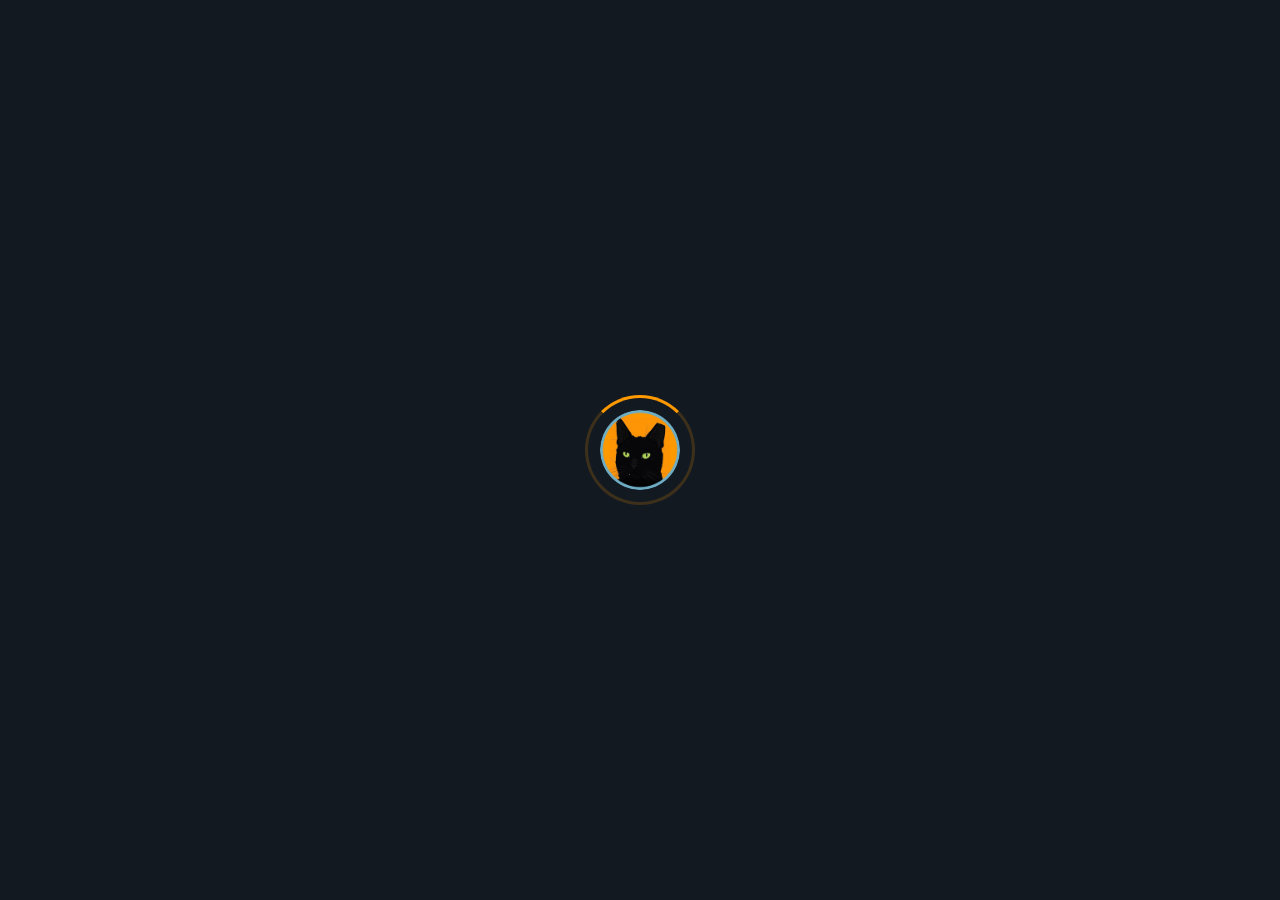
<file: index.html>
<!DOCTYPE html>
<html lang="en">
<head>
  <meta charset="utf-8"/>
  <meta name="viewport" content="width=device-width, initial-scale=1, viewport-fit=cover"/>
  <title>FubzLifts</title>
  <meta name="description" content="FubzLifts â€” a real-time group StrongLifts 5Ã—5 tracker for 2â€“4 lifters sharing a barbell rack."/>
  <link rel="stylesheet" href="css/styles.css?v=2026-06-03T16:18:25Z"/>
  <link rel="manifest" href="manifest.json"/>
  <meta name="theme-color" content="#232F3E"/>
  <link rel="icon" type="image/png" sizes="32x32" href="icons/favicon-32.png"/>
  <link rel="apple-touch-icon" href="icons/icon-192.png"/>
  <meta name="mobile-web-app-capable" content="yes"/>
  <meta name="apple-mobile-web-app-capable" content="yes"/>
  <meta name="apple-mobile-web-app-status-bar-style" content="black-translucent"/>
  <!-- Inline boot styles so the loading overlay paints instantly, before
       the external stylesheet is fetched. Avoids any flash of dark page. -->
  <style>
    body { margin: 0; background: #131921; color: #F0F2F2; }
    #bootSplash {
      position: fixed; inset: 0; z-index: 9999;
      background: #131921;
      display: flex; align-items: center; justify-content: center;
      transition: opacity 0.35s ease;
    }
    #bootSplash.hide { opacity: 0; pointer-events: none; }
    .boot-spinner { position: relative; width: 110px; height: 110px; }
    .boot-ring {
      position: absolute; inset: 0; border-radius: 50%;
      border: 3px solid rgba(255, 153, 0, 0.18);
      border-top-color: #FF9900;
      animation: bootSpin 1.1s linear infinite;
    }
    .boot-logo {
      position: absolute; top: 50%; left: 50%;
      transform: translate(-50%, -50%);
      width: 80px; height: 80px; border-radius: 50%; object-fit: cover;
    }
    @keyframes bootSpin { to { transform: rotate(360deg); } }
  </style>
</head>
<body>

  <!-- Boot loading overlay â€” visible by default, hidden by JS once init
       completes. Re-shown by invisibleReload() and the SW update handler
       to mask the reload itself, so the user sees one continuous loading
       state instead of a fade-to-black flash. -->
  <div id="bootSplash">
    <div class="boot-spinner">
      <div class="boot-ring"></div>
      <img src="icons/icon-192.png" alt="" class="boot-logo" />
    </div>
  </div>

  <!-- Reusable SVG symbols. Hidden but referenced via <use> elsewhere. -->
  <svg style="position:absolute;width:0;height:0;overflow:hidden" aria-hidden="true">
    <symbol id="icon-paw" viewBox="0 0 100 100">
      <ellipse cx="50" cy="68" rx="24" ry="22"/>
      <ellipse cx="22" cy="38" rx="8" ry="12" transform="rotate(-20 22 38)"/>
      <ellipse cx="40" cy="22" rx="7" ry="11" transform="rotate(-8 40 22)"/>
      <ellipse cx="60" cy="22" rx="7" ry="11" transform="rotate(8 60 22)"/>
      <ellipse cx="78" cy="38" rx="8" ry="12" transform="rotate(20 78 38)"/>
    </symbol>
  </svg>

  <!-- Header -->
  <header>
    <div class="row">
      <div class="logo" id="headerLogo" style="cursor:pointer;display:flex;align-items:center;gap:8px;min-width:0;flex-shrink:1;overflow:hidden"><img src="icons/icon-192.png" alt="" style="width:60px;height:60px;border-radius:50%;object-fit:cover;flex-shrink:0;transform:translateZ(0)"><span style="white-space:nowrap;overflow:hidden;text-overflow:ellipsis">FubzLifts</span></div>
      <div class="header-spacer"></div>
      <div id="headerRight" style="display:none;align-items:center;gap:8px">
        <span class="header-alias" id="headerAlias" style="cursor:pointer"></span>
      </div>
    </div>
  </header>

  <!-- Main Content Area -->
  <main class="container">
    <!-- Auth View -->
    <div id="authView" class="view active"></div>

    <!-- Groups View -->
    <div id="groupsView" class="view"></div>

    <!-- Session View -->
    <div id="sessionView" class="view"></div>

    <!-- Profile View -->
    <div id="profileView" class="view"></div>
  </main>

  <!-- Bottom Navigation -->
  <nav class="nav-bar" id="navBar" style="display:none">
    <button class="nav-tab active" data-page="groups">
      <svg viewBox="0 0 24 24" fill="none" stroke="currentColor" stroke-width="2" stroke-linecap="round" stroke-linejoin="round">
        <path d="M17 21v-2a4 4 0 0 0-4-4H5a4 4 0 0 0-4 4v2"/>
        <circle cx="9" cy="7" r="4"/>
        <path d="M23 21v-2a4 4 0 0 0-3-3.87"/>
        <path d="M16 3.13a4 4 0 0 1 0 7.75"/>
      </svg>
      Groups
    </button>
    <button class="nav-tab" data-page="profile">
      <svg viewBox="0 0 24 24" fill="none" stroke="currentColor" stroke-width="2" stroke-linecap="round" stroke-linejoin="round">
        <path d="M20 21v-2a4 4 0 0 0-4-4H8a4 4 0 0 0-4 4v2"/>
        <circle cx="12" cy="7" r="4"/>
      </svg>
      Profile
    </button>
  </nav>

  <!-- Toast -->
  <div id="toast"></div>

  <!-- App Script. The version query string is replaced at deploy time by
       deploy.bat â€” every deploy produces a unique URL the browser must
       fetch fresh, sidestepping HTTP cache TTLs that would otherwise serve
       stale JS for up to 10 minutes after a deploy. -->
  <script type="module" src="js/app.js?v=2026-06-03T16:18:25Z"></script>

  <!-- Build timestamp also inlined here so the splash's "updated" line is
       guaranteed fresh per deploy without depending on version.js (which
       ES-module imports inside app.js can't easily cache-bust). -->
  <script>window.FUBZ_BUILD_TIME = '2026-06-03T16:18:25Z';</script>

  <!-- Service Worker Registration + Auto-update listener -->
  <script>
    if ('serviceWorker' in navigator) {
      let refreshing = false;
      // A first visit loads with NO controlling SW. The SW's first activation
      // posts SW_UPDATED, but reloading on that just makes the login screen
      // flash twice. Only treat SW_UPDATED as a real update (-> reload) when a
      // SW already controlled this page at load.
      var hadController = !!navigator.serviceWorker.controller;
      navigator.serviceWorker.addEventListener('message', e => {
        if (e.data && e.data.type === 'SW_UPDATED' && !refreshing) {
          if (!hadController) return;   // first install -> nothing to reload onto
          // Same anti-loop guard as invisibleReload() in app.js â€” if anything
          // reloaded the page in the last 30s, don't reload again. Stops the
          // SW activate â†’ reload â†’ SW activate again cascade if the SW bytes
          // appear unstable to the browser.
          var last = parseInt(sessionStorage.getItem('fubz_last_reload') || '0', 10);
          if (Date.now() - last < 30 * 1000) return;
          refreshing = true;
          sessionStorage.setItem('fubz_last_reload', String(Date.now()));
          // Re-show the boot loader so the impending reload looks like a
          // continuous loading state, not a fade-to-black flash.
          document.getElementById('bootSplash')?.classList.remove('hide');
          setTimeout(() => window.location.reload(), 350);
        }
      });
      window.addEventListener('load', () => {
        navigator.serviceWorker.register('sw.js', { updateViaCache: 'none' })
          .then(reg => reg.update())
          .catch(() => {});
      });
    }
  </script>
</body>
</html>
</file>
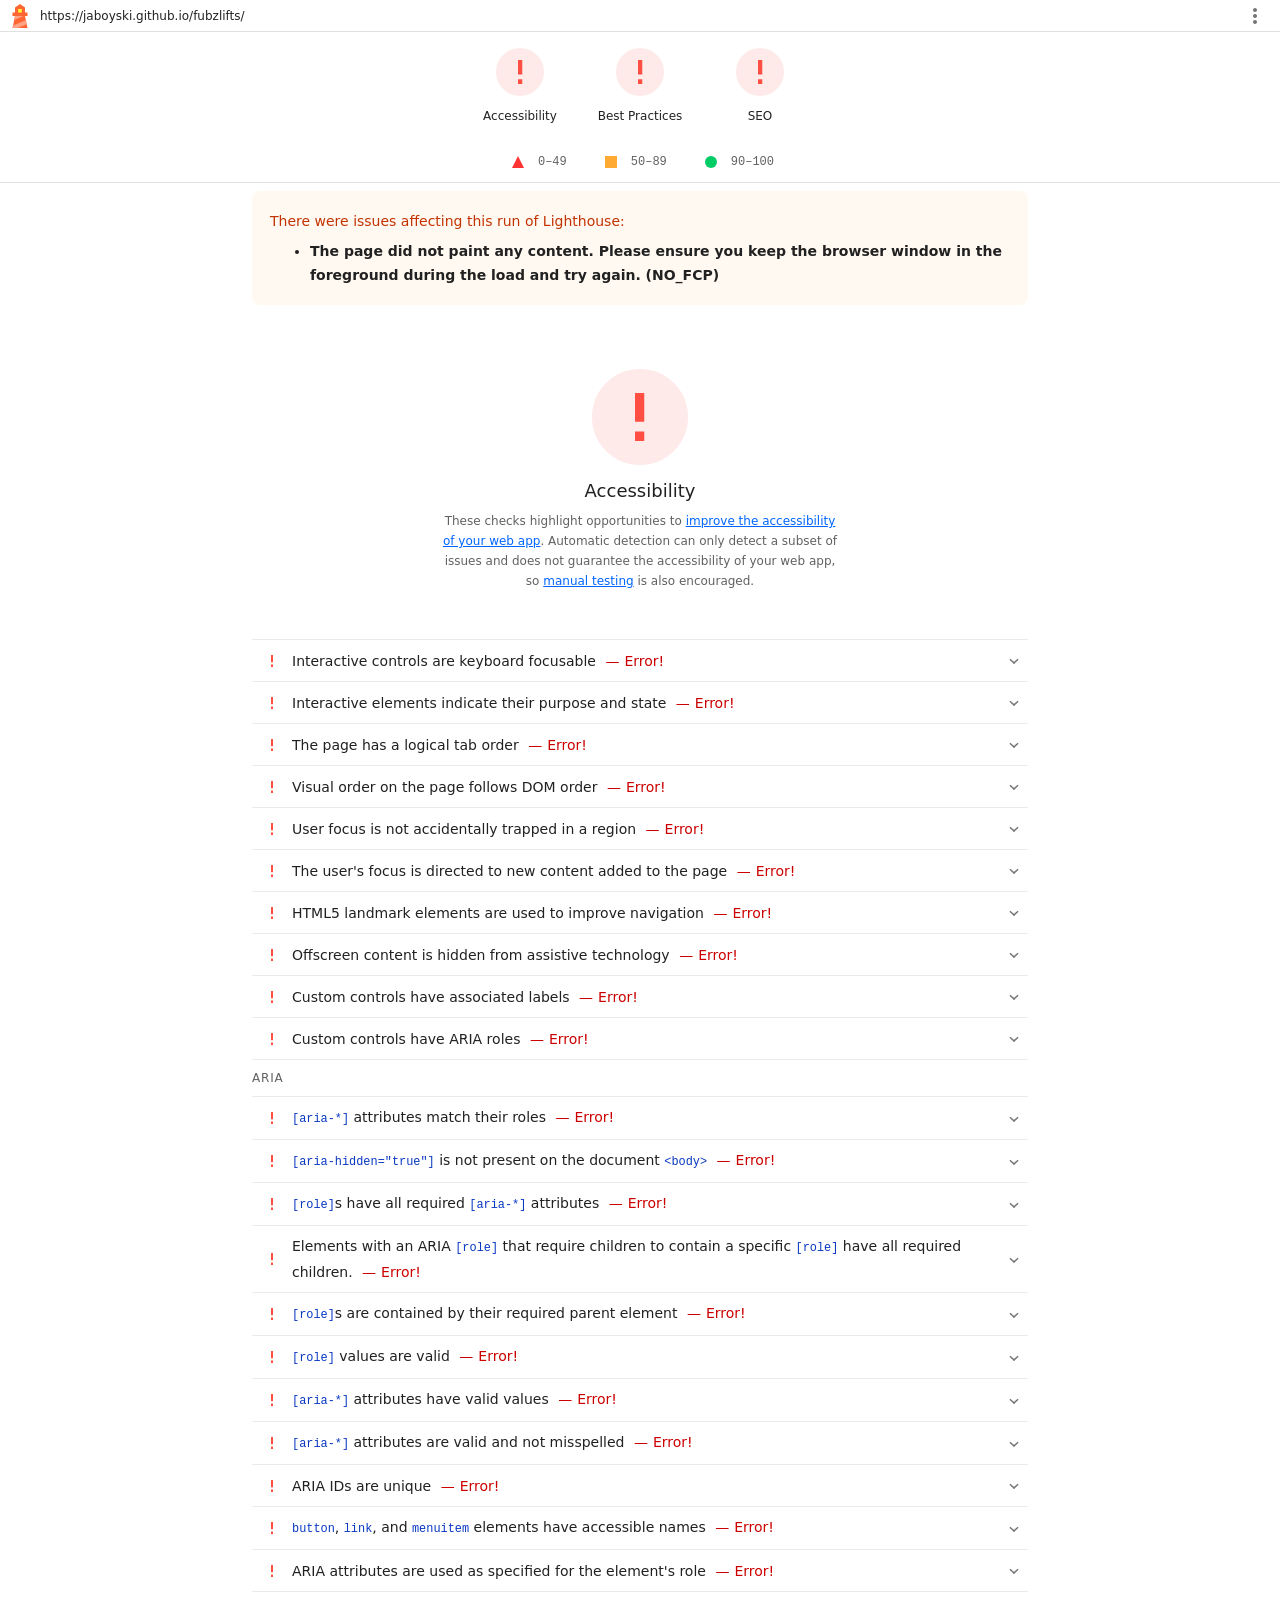
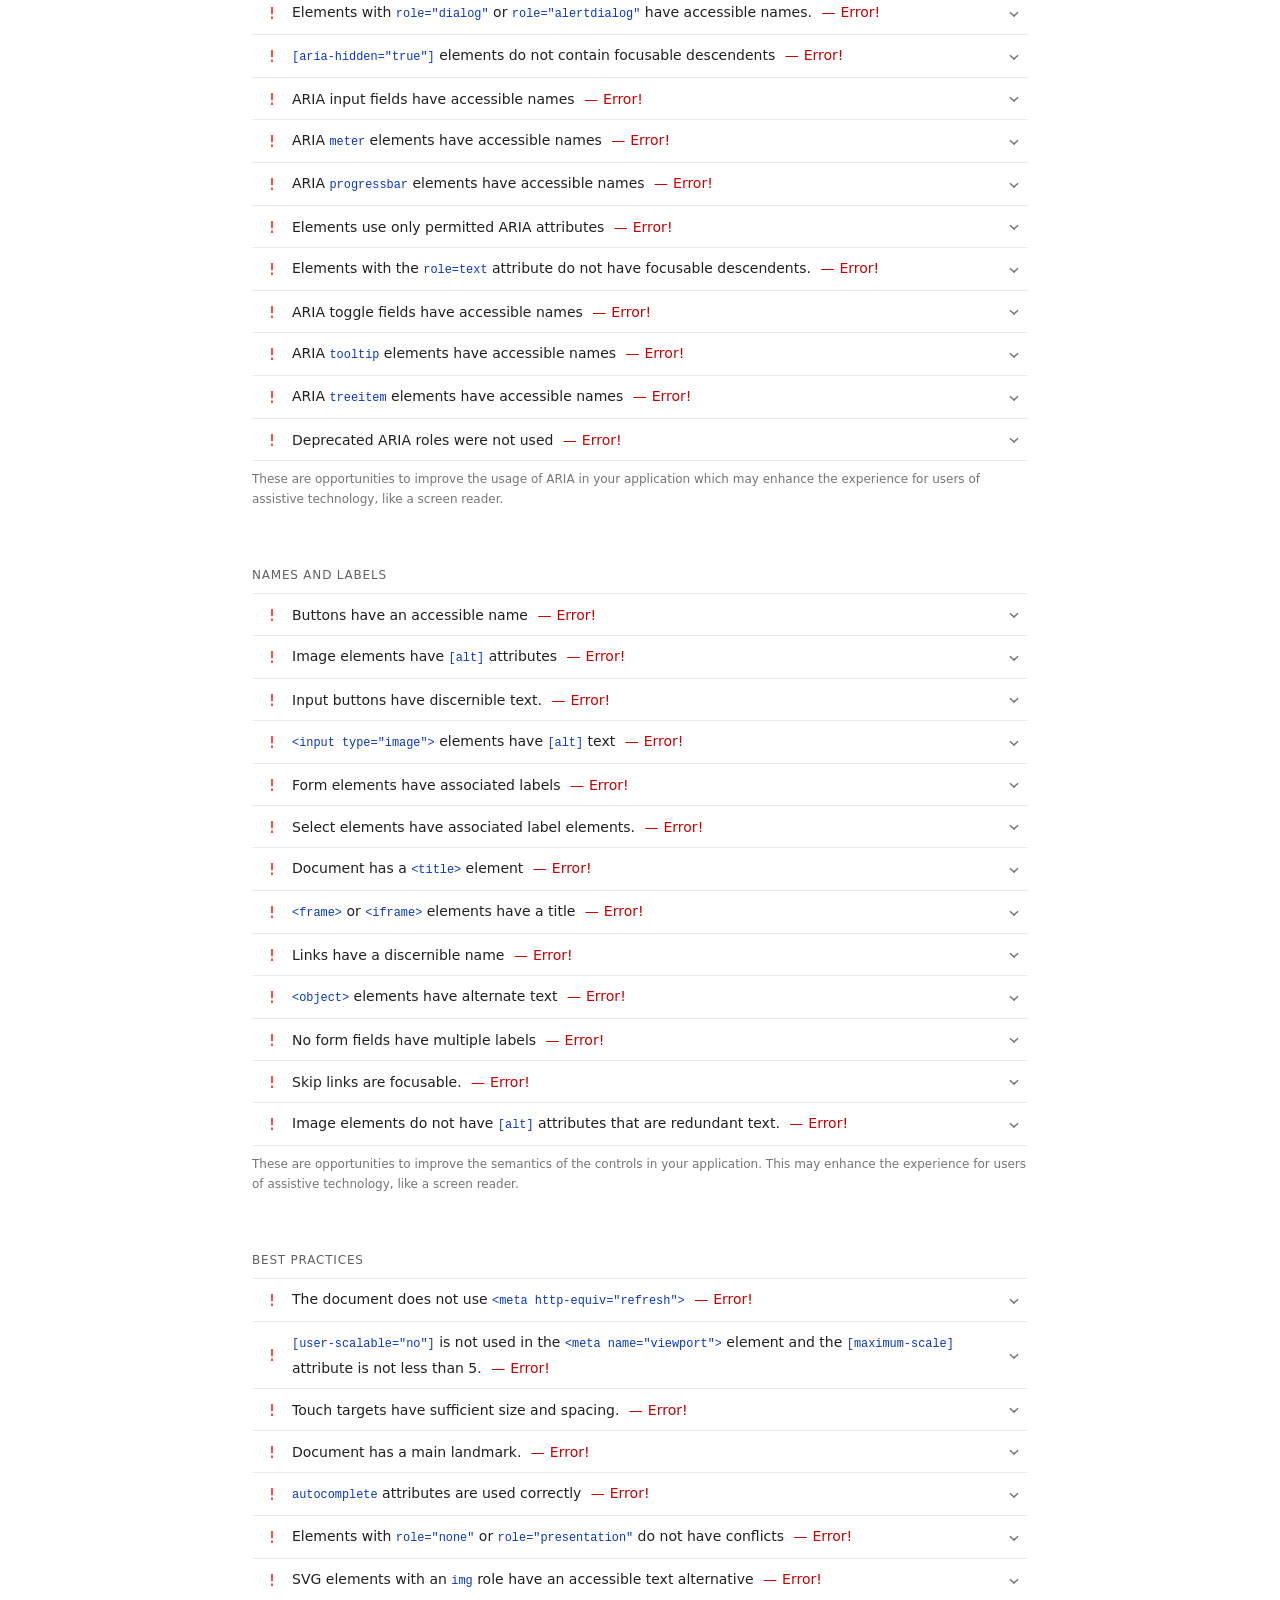
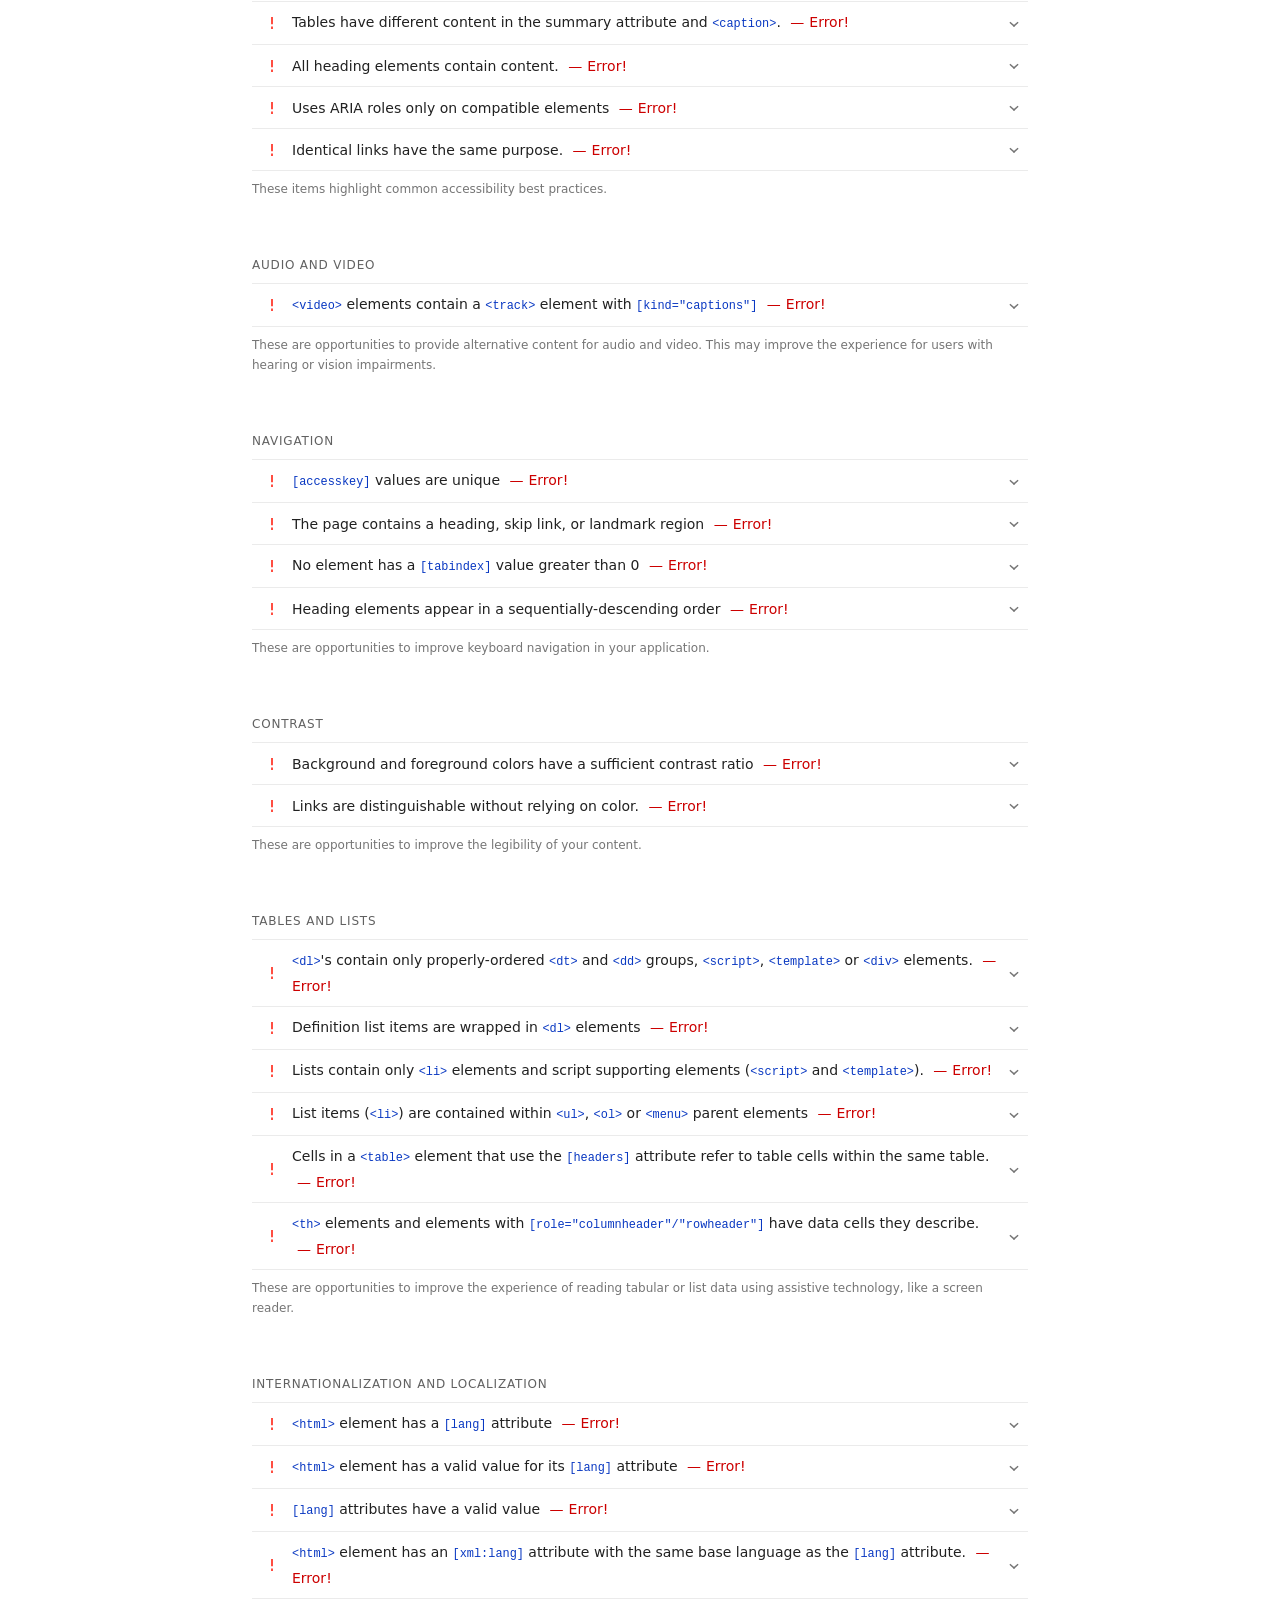
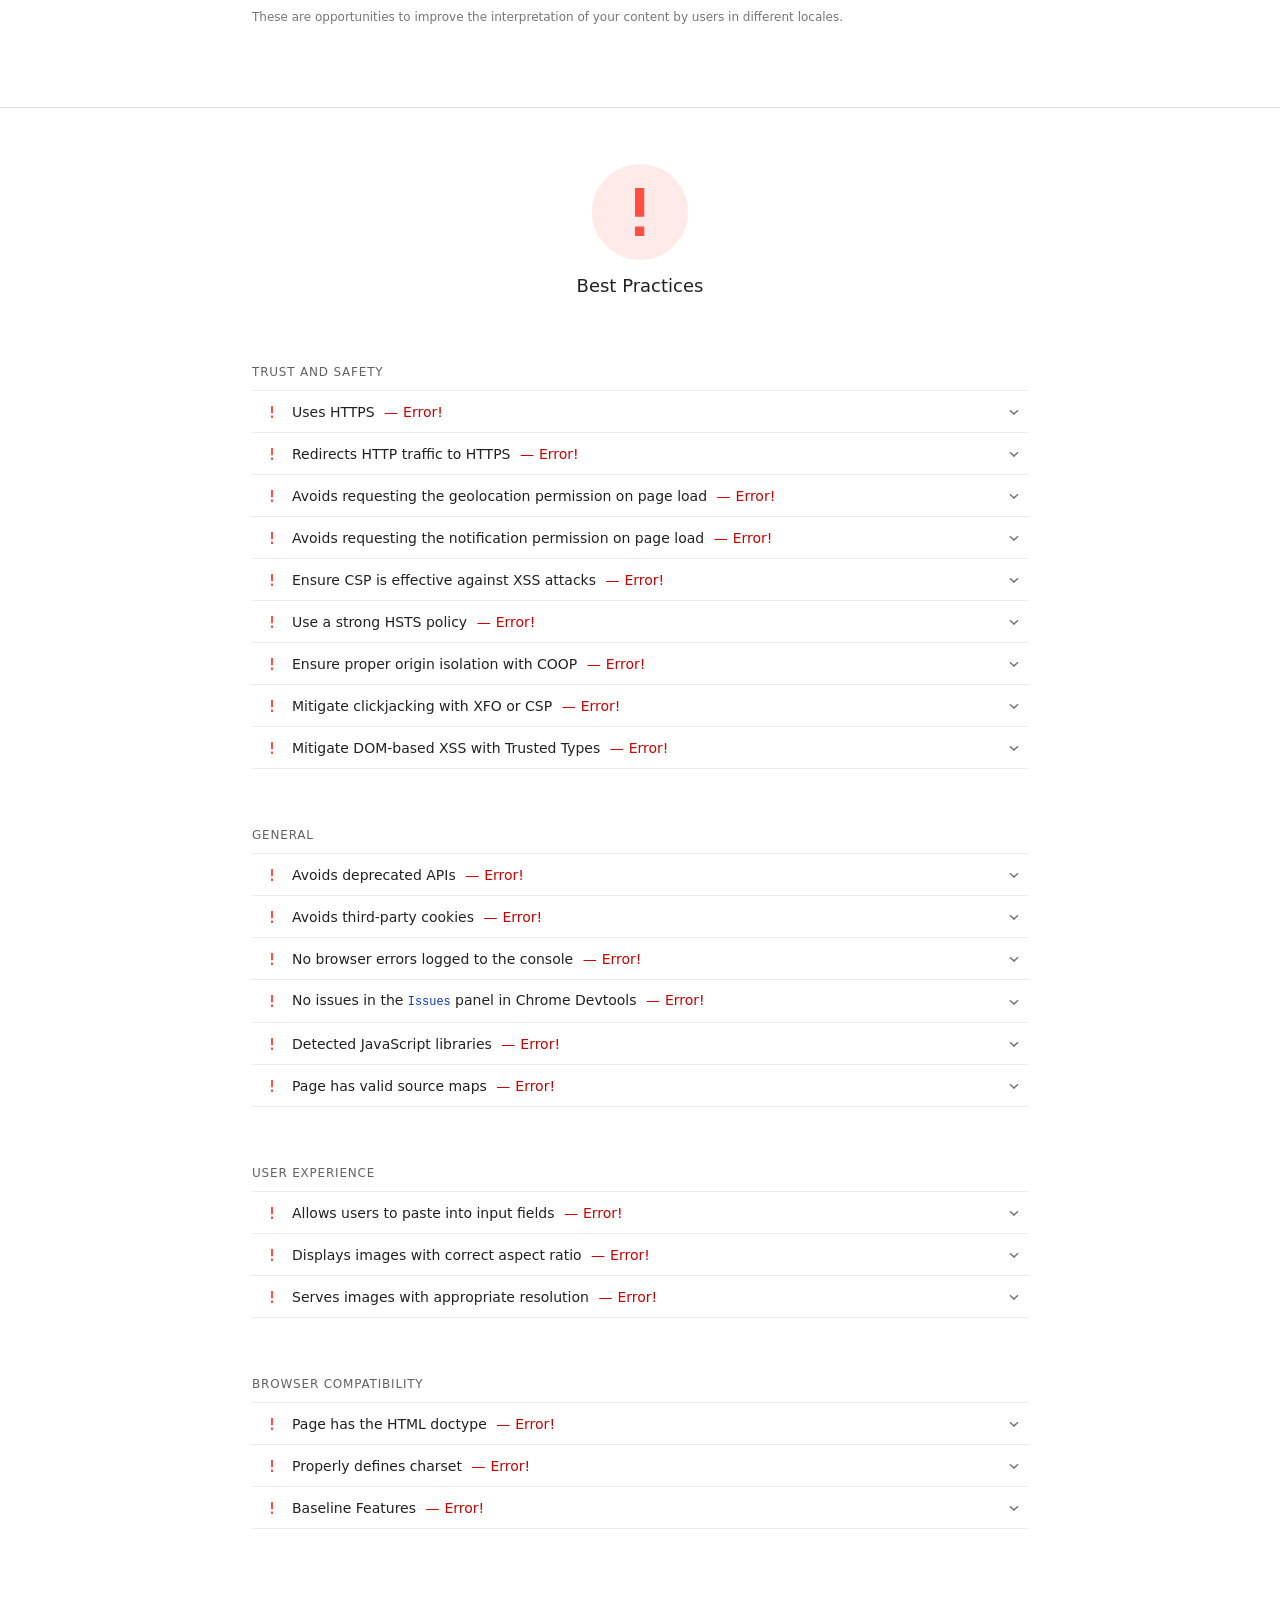
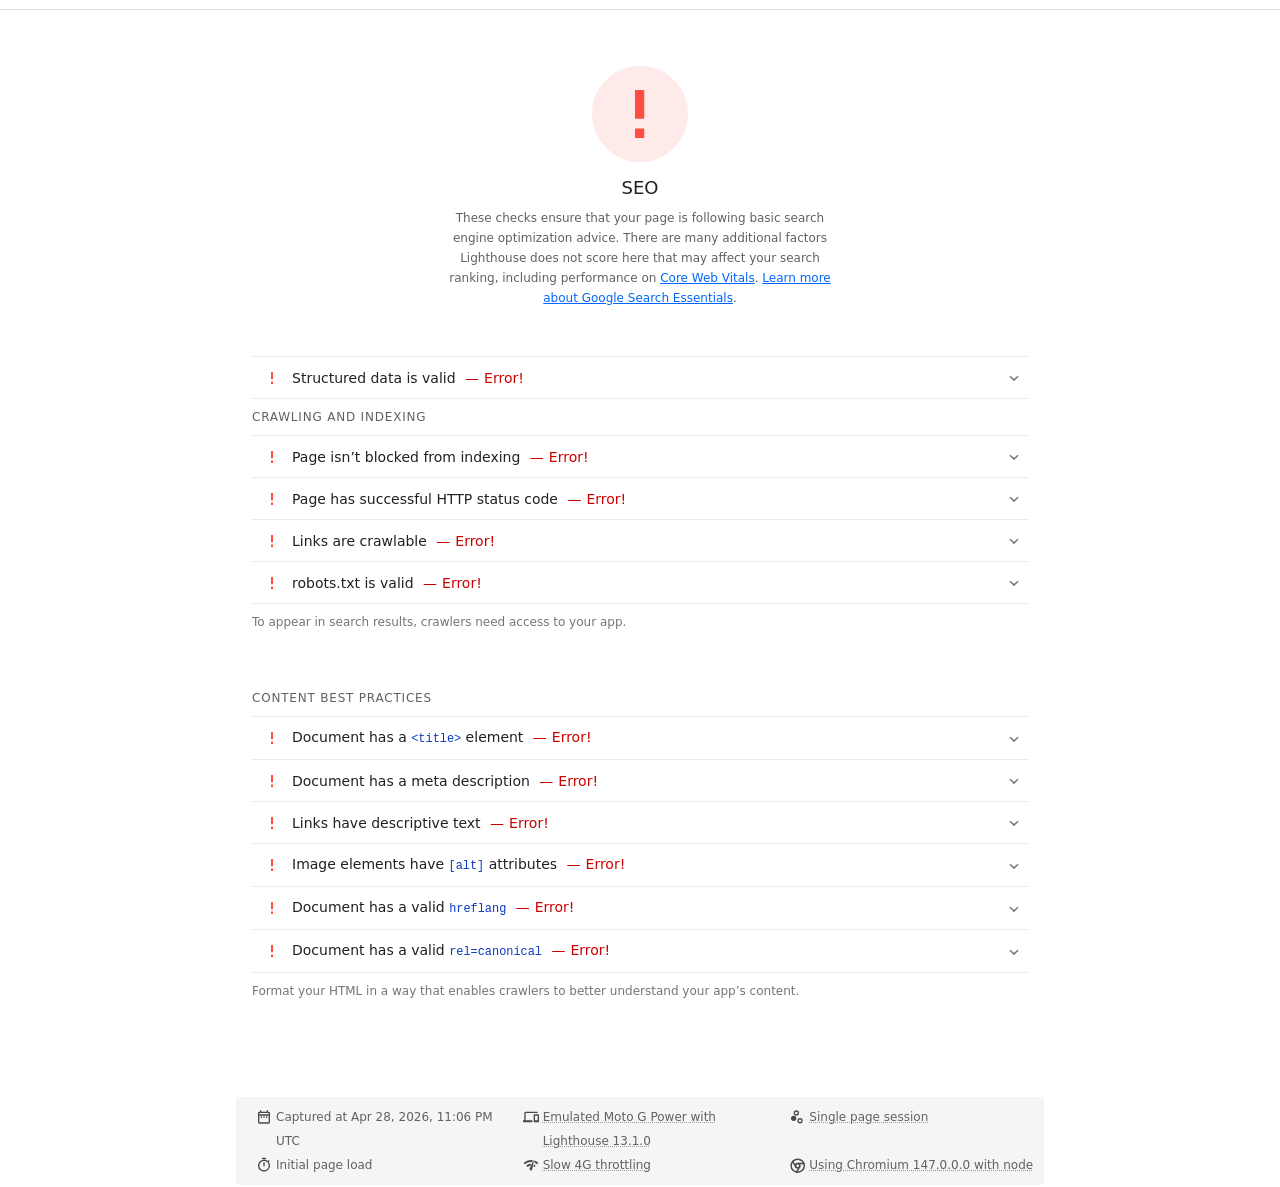
<file: audit/report.html>
<!--
@license
Copyright 2018 Google LLC
SPDX-License-Identifier: Apache-2.0
-->
<!doctype html>
<html lang="en">
<head>
  <meta charset="utf-8">
  <meta name="viewport" content="width=device-width, initial-scale=1, minimum-scale=1">
  <link rel="icon" href='data:image/svg+xml;utf8,<svg fill="none" xmlns="http://www.w3.org/2000/svg" viewBox="0 0 48 48"><path d="m14 7 10-7 10 7v10h5v7h-5l5 24H9l5-24H9v-7h5V7Z" fill="%23F63"/><path d="M31.561 24H14l-1.689 8.105L31.561 24ZM18.983 48H9l1.022-4.907L35.723 32.27l1.663 7.98L18.983 48Z" fill="%23FFA385"/><path fill="%23FF3" d="M20.5 10h7v7h-7z"/></svg>'>
  <title>Lighthouse Report</title>
  <style>body {margin: 0}</style>
</head>
<body>
  <noscript>Lighthouse report requires JavaScript. Please enable.</noscript>

  <div id="lh-log"></div>

  <script>window.__LIGHTHOUSE_JSON__ = {"lighthouseVersion":"13.1.0","requestedUrl":"https://jaboyski.github.io/fubzlifts/","mainDocumentUrl":"https://jaboyski.github.io/fubzlifts/","finalDisplayedUrl":"https://jaboyski.github.io/fubzlifts/","finalUrl":"https://jaboyski.github.io/fubzlifts/","fetchTime":"2026-04-28T23:06:48.250Z","gatherMode":"navigation","runtimeError":{"code":"NO_FCP","message":"The page did not paint any content. Please ensure you keep the browser window in the foreground during the load and try again. (NO_FCP)","errorStack":"LighthouseError: NO_FCP\n    at Timeout.\u003canonymous> (file:///C:/Users/JABOYSKI%202025/AppData/Local/npm-cache/_npx/15c61037b1978c83/node_modules/chrome-devtools-mcp/build/src/third_party/lighthouse-devtools-mcp-bundle.js:59277:20)\n    at listOnTimeout (node:internal/timers:605:17)\n    at process.processTimers (node:internal/timers:541:7)","artifactKey":"PageLoadError"},"runWarnings":["The page did not paint any content. Please ensure you keep the browser window in the foreground during the load and try again. (NO_FCP)"],"userAgent":"Mozilla/5.0 (Windows NT 10.0; Win64; x64) AppleWebKit/537.36 (KHTML, like Gecko) Chrome/147.0.0.0 Safari/537.36","environment":{"hostUserAgent":"Mozilla/5.0 (Windows NT 10.0; Win64; x64) AppleWebKit/537.36 (KHTML, like Gecko) Chrome/147.0.0.0 Safari/537.36","benchmarkIndex":4589,"credits":{}},"audits":{"is-on-https":{"id":"is-on-https","title":"Uses HTTPS","description":"All sites should be protected with HTTPS, even ones that don't handle sensitive data. This includes avoiding [mixed content](https://developers.google.com/web/fundamentals/security/prevent-mixed-content/what-is-mixed-content), where some resources are loaded over HTTP despite the initial request being served over HTTPS. HTTPS prevents intruders from tampering with or passively listening in on the communications between your app and your users, and is a prerequisite for HTTP/2 and many new web platform APIs. [Learn more about HTTPS](https://developer.chrome.com/docs/lighthouse/pwa/is-on-https/).","score":null,"scoreDisplayMode":"error","errorMessage":"The page did not paint any content. Please ensure you keep the browser window in the foreground during the load and try again. (NO_FCP)","errorStack":"LighthouseError: NO_FCP\n    at Timeout.\u003canonymous> (file:///C:/Users/JABOYSKI%202025/AppData/Local/npm-cache/_npx/15c61037b1978c83/node_modules/chrome-devtools-mcp/build/src/third_party/lighthouse-devtools-mcp-bundle.js:59277:20)\n    at listOnTimeout (node:internal/timers:605:17)\n    at process.processTimers (node:internal/timers:541:7)"},"redirects-http":{"id":"redirects-http","title":"Redirects HTTP traffic to HTTPS","description":"Make sure that you redirect all HTTP traffic to HTTPS in order to enable secure web features for all your users. [Learn more](https://developer.chrome.com/docs/lighthouse/pwa/redirects-http/).","score":null,"scoreDisplayMode":"error","errorMessage":"The page did not paint any content. Please ensure you keep the browser window in the foreground during the load and try again. (NO_FCP)","errorStack":"LighthouseError: NO_FCP\n    at Timeout.\u003canonymous> (file:///C:/Users/JABOYSKI%202025/AppData/Local/npm-cache/_npx/15c61037b1978c83/node_modules/chrome-devtools-mcp/build/src/third_party/lighthouse-devtools-mcp-bundle.js:59277:20)\n    at listOnTimeout (node:internal/timers:605:17)\n    at process.processTimers (node:internal/timers:541:7)"},"errors-in-console":{"id":"errors-in-console","title":"No browser errors logged to the console","description":"Errors logged to the console indicate unresolved problems. They can come from network request failures and other browser concerns. [Learn more about this errors in console diagnostic audit](https://developer.chrome.com/docs/lighthouse/best-practices/errors-in-console/)","score":null,"scoreDisplayMode":"error","errorMessage":"The page did not paint any content. Please ensure you keep the browser window in the foreground during the load and try again. (NO_FCP)","errorStack":"LighthouseError: NO_FCP\n    at Timeout.\u003canonymous> (file:///C:/Users/JABOYSKI%202025/AppData/Local/npm-cache/_npx/15c61037b1978c83/node_modules/chrome-devtools-mcp/build/src/third_party/lighthouse-devtools-mcp-bundle.js:59277:20)\n    at listOnTimeout (node:internal/timers:605:17)\n    at process.processTimers (node:internal/timers:541:7)"},"image-aspect-ratio":{"id":"image-aspect-ratio","title":"Displays images with correct aspect ratio","description":"Image display dimensions should match natural aspect ratio. [Learn more about image aspect ratio](https://developer.chrome.com/docs/lighthouse/best-practices/image-aspect-ratio/).","score":null,"scoreDisplayMode":"error","errorMessage":"The page did not paint any content. Please ensure you keep the browser window in the foreground during the load and try again. (NO_FCP)","errorStack":"LighthouseError: NO_FCP\n    at Timeout.\u003canonymous> (file:///C:/Users/JABOYSKI%202025/AppData/Local/npm-cache/_npx/15c61037b1978c83/node_modules/chrome-devtools-mcp/build/src/third_party/lighthouse-devtools-mcp-bundle.js:59277:20)\n    at listOnTimeout (node:internal/timers:605:17)\n    at process.processTimers (node:internal/timers:541:7)"},"image-size-responsive":{"id":"image-size-responsive","title":"Serves images with appropriate resolution","description":"Image natural dimensions should be proportional to the display size and the pixel ratio to maximize image clarity. [Learn how to provide responsive images](https://web.dev/articles/serve-responsive-images).","score":null,"scoreDisplayMode":"error","errorMessage":"The page did not paint any content. Please ensure you keep the browser window in the foreground during the load and try again. (NO_FCP)","errorStack":"LighthouseError: NO_FCP\n    at Timeout.\u003canonymous> (file:///C:/Users/JABOYSKI%202025/AppData/Local/npm-cache/_npx/15c61037b1978c83/node_modules/chrome-devtools-mcp/build/src/third_party/lighthouse-devtools-mcp-bundle.js:59277:20)\n    at listOnTimeout (node:internal/timers:605:17)\n    at process.processTimers (node:internal/timers:541:7)"},"deprecations":{"id":"deprecations","title":"Avoids deprecated APIs","description":"Deprecated APIs will eventually be removed from the browser. [Learn more about deprecated APIs](https://developer.chrome.com/docs/lighthouse/best-practices/deprecations/).","score":null,"scoreDisplayMode":"error","errorMessage":"The page did not paint any content. Please ensure you keep the browser window in the foreground during the load and try again. (NO_FCP)","errorStack":"LighthouseError: NO_FCP\n    at Timeout.\u003canonymous> (file:///C:/Users/JABOYSKI%202025/AppData/Local/npm-cache/_npx/15c61037b1978c83/node_modules/chrome-devtools-mcp/build/src/third_party/lighthouse-devtools-mcp-bundle.js:59277:20)\n    at listOnTimeout (node:internal/timers:605:17)\n    at process.processTimers (node:internal/timers:541:7)"},"third-party-cookies":{"id":"third-party-cookies","title":"Avoids third-party cookies","description":"Third-party cookies may be blocked in some contexts. [Learn more about preparing for third-party cookie restrictions](https://privacysandbox.google.com/cookies/prepare/overview).","score":null,"scoreDisplayMode":"error","errorMessage":"The page did not paint any content. Please ensure you keep the browser window in the foreground during the load and try again. (NO_FCP)","errorStack":"LighthouseError: NO_FCP\n    at Timeout.\u003canonymous> (file:///C:/Users/JABOYSKI%202025/AppData/Local/npm-cache/_npx/15c61037b1978c83/node_modules/chrome-devtools-mcp/build/src/third_party/lighthouse-devtools-mcp-bundle.js:59277:20)\n    at listOnTimeout (node:internal/timers:605:17)\n    at process.processTimers (node:internal/timers:541:7)"},"valid-source-maps":{"id":"valid-source-maps","title":"Page has valid source maps","description":"Source maps translate minified code to the original source code. This helps developers debug in production. In addition, Lighthouse is able to provide further insights. Consider deploying source maps to take advantage of these benefits. [Learn more about source maps](https://developer.chrome.com/docs/devtools/javascript/source-maps/).","score":null,"scoreDisplayMode":"error","errorMessage":"The page did not paint any content. Please ensure you keep the browser window in the foreground during the load and try again. (NO_FCP)","errorStack":"LighthouseError: NO_FCP\n    at Timeout.\u003canonymous> (file:///C:/Users/JABOYSKI%202025/AppData/Local/npm-cache/_npx/15c61037b1978c83/node_modules/chrome-devtools-mcp/build/src/third_party/lighthouse-devtools-mcp-bundle.js:59277:20)\n    at listOnTimeout (node:internal/timers:605:17)\n    at process.processTimers (node:internal/timers:541:7)"},"csp-xss":{"id":"csp-xss","title":"Ensure CSP is effective against XSS attacks","description":"A strong Content Security Policy (CSP) significantly reduces the risk of cross-site scripting (XSS) attacks. [Learn how to use a CSP to prevent XSS](https://developer.chrome.com/docs/lighthouse/best-practices/csp-xss/)","score":null,"scoreDisplayMode":"error","errorMessage":"The page did not paint any content. Please ensure you keep the browser window in the foreground during the load and try again. (NO_FCP)","errorStack":"LighthouseError: NO_FCP\n    at Timeout.\u003canonymous> (file:///C:/Users/JABOYSKI%202025/AppData/Local/npm-cache/_npx/15c61037b1978c83/node_modules/chrome-devtools-mcp/build/src/third_party/lighthouse-devtools-mcp-bundle.js:59277:20)\n    at listOnTimeout (node:internal/timers:605:17)\n    at process.processTimers (node:internal/timers:541:7)"},"has-hsts":{"id":"has-hsts","title":"Use a strong HSTS policy","description":"Deployment of the HSTS header significantly reduces the risk of downgrading HTTP connections and eavesdropping attacks. A rollout in stages, starting with a low max-age is recommended. [Learn more about using a strong HSTS policy.](https://developer.chrome.com/docs/lighthouse/best-practices/has-hsts)","score":null,"scoreDisplayMode":"error","errorMessage":"The page did not paint any content. Please ensure you keep the browser window in the foreground during the load and try again. (NO_FCP)","errorStack":"LighthouseError: NO_FCP\n    at Timeout.\u003canonymous> (file:///C:/Users/JABOYSKI%202025/AppData/Local/npm-cache/_npx/15c61037b1978c83/node_modules/chrome-devtools-mcp/build/src/third_party/lighthouse-devtools-mcp-bundle.js:59277:20)\n    at listOnTimeout (node:internal/timers:605:17)\n    at process.processTimers (node:internal/timers:541:7)"},"origin-isolation":{"id":"origin-isolation","title":"Ensure proper origin isolation with COOP","description":"The Cross-Origin-Opener-Policy (COOP) can be used to isolate the top-level window from other documents such as pop-ups. [Learn more about deploying the COOP header.](https://web.dev/articles/why-coop-coep#coop)","score":null,"scoreDisplayMode":"error","errorMessage":"The page did not paint any content. Please ensure you keep the browser window in the foreground during the load and try again. (NO_FCP)","errorStack":"LighthouseError: NO_FCP\n    at Timeout.\u003canonymous> (file:///C:/Users/JABOYSKI%202025/AppData/Local/npm-cache/_npx/15c61037b1978c83/node_modules/chrome-devtools-mcp/build/src/third_party/lighthouse-devtools-mcp-bundle.js:59277:20)\n    at listOnTimeout (node:internal/timers:605:17)\n    at process.processTimers (node:internal/timers:541:7)"},"clickjacking-mitigation":{"id":"clickjacking-mitigation","title":"Mitigate clickjacking with XFO or CSP","description":"The `X-Frame-Options` (XFO) header or the `frame-ancestors` directive in the `Content-Security-Policy` (CSP) header control where a page can be embedded. These can mitigate clickjacking attacks by blocking some or all sites from embedding the page. [Learn more about mitigating clickjacking](https://developer.chrome.com/docs/lighthouse/best-practices/clickjacking-mitigation).","score":null,"scoreDisplayMode":"error","errorMessage":"The page did not paint any content. Please ensure you keep the browser window in the foreground during the load and try again. (NO_FCP)","errorStack":"LighthouseError: NO_FCP\n    at Timeout.\u003canonymous> (file:///C:/Users/JABOYSKI%202025/AppData/Local/npm-cache/_npx/15c61037b1978c83/node_modules/chrome-devtools-mcp/build/src/third_party/lighthouse-devtools-mcp-bundle.js:59277:20)\n    at listOnTimeout (node:internal/timers:605:17)\n    at process.processTimers (node:internal/timers:541:7)"},"trusted-types-xss":{"id":"trusted-types-xss","title":"Mitigate DOM-based XSS with Trusted Types","description":"The `require-trusted-types-for` directive in the `Content-Security-Policy` (CSP) header instructs user agents to control the data passed to DOM XSS sink functions. [Learn more about mitigating DOM-based XSS with Trusted Types](https://developer.chrome.com/docs/lighthouse/best-practices/trusted-types-xss).","score":null,"scoreDisplayMode":"error","errorMessage":"The page did not paint any content. Please ensure you keep the browser window in the foreground during the load and try again. (NO_FCP)","errorStack":"LighthouseError: NO_FCP\n    at Timeout.\u003canonymous> (file:///C:/Users/JABOYSKI%202025/AppData/Local/npm-cache/_npx/15c61037b1978c83/node_modules/chrome-devtools-mcp/build/src/third_party/lighthouse-devtools-mcp-bundle.js:59277:20)\n    at listOnTimeout (node:internal/timers:605:17)\n    at process.processTimers (node:internal/timers:541:7)"},"accesskeys":{"id":"accesskeys","title":"`[accesskey]` values are unique","description":"Access keys let users quickly focus a part of the page. For proper navigation, each access key must be unique. [Learn more about access keys](https://dequeuniversity.com/rules/axe/4.11/accesskeys).","score":null,"scoreDisplayMode":"error","errorMessage":"The page did not paint any content. Please ensure you keep the browser window in the foreground during the load and try again. (NO_FCP)","errorStack":"LighthouseError: NO_FCP\n    at Timeout.\u003canonymous> (file:///C:/Users/JABOYSKI%202025/AppData/Local/npm-cache/_npx/15c61037b1978c83/node_modules/chrome-devtools-mcp/build/src/third_party/lighthouse-devtools-mcp-bundle.js:59277:20)\n    at listOnTimeout (node:internal/timers:605:17)\n    at process.processTimers (node:internal/timers:541:7)"},"aria-allowed-attr":{"id":"aria-allowed-attr","title":"`[aria-*]` attributes match their roles","description":"Each ARIA `role` supports a specific subset of `aria-*` attributes. Mismatching these invalidates the `aria-*` attributes. [Learn how to match ARIA attributes to their roles](https://dequeuniversity.com/rules/axe/4.11/aria-allowed-attr).","score":null,"scoreDisplayMode":"error","errorMessage":"The page did not paint any content. Please ensure you keep the browser window in the foreground during the load and try again. (NO_FCP)","errorStack":"LighthouseError: NO_FCP\n    at Timeout.\u003canonymous> (file:///C:/Users/JABOYSKI%202025/AppData/Local/npm-cache/_npx/15c61037b1978c83/node_modules/chrome-devtools-mcp/build/src/third_party/lighthouse-devtools-mcp-bundle.js:59277:20)\n    at listOnTimeout (node:internal/timers:605:17)\n    at process.processTimers (node:internal/timers:541:7)"},"aria-allowed-role":{"id":"aria-allowed-role","title":"Uses ARIA roles only on compatible elements","description":"Many HTML elements can only be assigned certain ARIA roles. Using ARIA roles where they are not allowed can interfere with the accessibility of the web page. [Learn more about ARIA roles](https://dequeuniversity.com/rules/axe/4.11/aria-allowed-role).","score":null,"scoreDisplayMode":"error","errorMessage":"The page did not paint any content. Please ensure you keep the browser window in the foreground during the load and try again. (NO_FCP)","errorStack":"LighthouseError: NO_FCP\n    at Timeout.\u003canonymous> (file:///C:/Users/JABOYSKI%202025/AppData/Local/npm-cache/_npx/15c61037b1978c83/node_modules/chrome-devtools-mcp/build/src/third_party/lighthouse-devtools-mcp-bundle.js:59277:20)\n    at listOnTimeout (node:internal/timers:605:17)\n    at process.processTimers (node:internal/timers:541:7)"},"aria-command-name":{"id":"aria-command-name","title":"`button`, `link`, and `menuitem` elements have accessible names","description":"When an element doesn't have an accessible name, screen readers announce it with a generic name, making it unusable for users who rely on screen readers. [Learn how to make command elements more accessible](https://dequeuniversity.com/rules/axe/4.11/aria-command-name).","score":null,"scoreDisplayMode":"error","errorMessage":"The page did not paint any content. Please ensure you keep the browser window in the foreground during the load and try again. (NO_FCP)","errorStack":"LighthouseError: NO_FCP\n    at Timeout.\u003canonymous> (file:///C:/Users/JABOYSKI%202025/AppData/Local/npm-cache/_npx/15c61037b1978c83/node_modules/chrome-devtools-mcp/build/src/third_party/lighthouse-devtools-mcp-bundle.js:59277:20)\n    at listOnTimeout (node:internal/timers:605:17)\n    at process.processTimers (node:internal/timers:541:7)"},"aria-conditional-attr":{"id":"aria-conditional-attr","title":"ARIA attributes are used as specified for the element's role","description":"Some ARIA attributes are only allowed on an element under certain conditions. [Learn more about conditional ARIA attributes](https://dequeuniversity.com/rules/axe/4.11/aria-conditional-attr).","score":null,"scoreDisplayMode":"error","errorMessage":"The page did not paint any content. Please ensure you keep the browser window in the foreground during the load and try again. (NO_FCP)","errorStack":"LighthouseError: NO_FCP\n    at Timeout.\u003canonymous> (file:///C:/Users/JABOYSKI%202025/AppData/Local/npm-cache/_npx/15c61037b1978c83/node_modules/chrome-devtools-mcp/build/src/third_party/lighthouse-devtools-mcp-bundle.js:59277:20)\n    at listOnTimeout (node:internal/timers:605:17)\n    at process.processTimers (node:internal/timers:541:7)"},"aria-deprecated-role":{"id":"aria-deprecated-role","title":"Deprecated ARIA roles were not used","description":"Deprecated ARIA roles may not be processed correctly by assistive technology. [Learn more about deprecated ARIA roles](https://dequeuniversity.com/rules/axe/4.11/aria-deprecated-role).","score":null,"scoreDisplayMode":"error","errorMessage":"The page did not paint any content. Please ensure you keep the browser window in the foreground during the load and try again. (NO_FCP)","errorStack":"LighthouseError: NO_FCP\n    at Timeout.\u003canonymous> (file:///C:/Users/JABOYSKI%202025/AppData/Local/npm-cache/_npx/15c61037b1978c83/node_modules/chrome-devtools-mcp/build/src/third_party/lighthouse-devtools-mcp-bundle.js:59277:20)\n    at listOnTimeout (node:internal/timers:605:17)\n    at process.processTimers (node:internal/timers:541:7)"},"aria-dialog-name":{"id":"aria-dialog-name","title":"Elements with `role=\"dialog\"` or `role=\"alertdialog\"` have accessible names.","description":"ARIA dialog elements without accessible names may prevent screen readers users from discerning the purpose of these elements. [Learn how to make ARIA dialog elements more accessible](https://dequeuniversity.com/rules/axe/4.11/aria-dialog-name).","score":null,"scoreDisplayMode":"error","errorMessage":"The page did not paint any content. Please ensure you keep the browser window in the foreground during the load and try again. (NO_FCP)","errorStack":"LighthouseError: NO_FCP\n    at Timeout.\u003canonymous> (file:///C:/Users/JABOYSKI%202025/AppData/Local/npm-cache/_npx/15c61037b1978c83/node_modules/chrome-devtools-mcp/build/src/third_party/lighthouse-devtools-mcp-bundle.js:59277:20)\n    at listOnTimeout (node:internal/timers:605:17)\n    at process.processTimers (node:internal/timers:541:7)"},"aria-hidden-body":{"id":"aria-hidden-body","title":"`[aria-hidden=\"true\"]` is not present on the document `\u003cbody>`","description":"Assistive technologies, like screen readers, work inconsistently when `aria-hidden=\"true\"` is set on the document `\u003cbody>`. [Learn how `aria-hidden` affects the document body](https://dequeuniversity.com/rules/axe/4.11/aria-hidden-body).","score":null,"scoreDisplayMode":"error","errorMessage":"The page did not paint any content. Please ensure you keep the browser window in the foreground during the load and try again. (NO_FCP)","errorStack":"LighthouseError: NO_FCP\n    at Timeout.\u003canonymous> (file:///C:/Users/JABOYSKI%202025/AppData/Local/npm-cache/_npx/15c61037b1978c83/node_modules/chrome-devtools-mcp/build/src/third_party/lighthouse-devtools-mcp-bundle.js:59277:20)\n    at listOnTimeout (node:internal/timers:605:17)\n    at process.processTimers (node:internal/timers:541:7)"},"aria-hidden-focus":{"id":"aria-hidden-focus","title":"`[aria-hidden=\"true\"]` elements do not contain focusable descendents","description":"Focusable descendents within an `[aria-hidden=\"true\"]` element prevent those interactive elements from being available to users of assistive technologies like screen readers. [Learn how `aria-hidden` affects focusable elements](https://dequeuniversity.com/rules/axe/4.11/aria-hidden-focus).","score":null,"scoreDisplayMode":"error","errorMessage":"The page did not paint any content. Please ensure you keep the browser window in the foreground during the load and try again. (NO_FCP)","errorStack":"LighthouseError: NO_FCP\n    at Timeout.\u003canonymous> (file:///C:/Users/JABOYSKI%202025/AppData/Local/npm-cache/_npx/15c61037b1978c83/node_modules/chrome-devtools-mcp/build/src/third_party/lighthouse-devtools-mcp-bundle.js:59277:20)\n    at listOnTimeout (node:internal/timers:605:17)\n    at process.processTimers (node:internal/timers:541:7)"},"aria-input-field-name":{"id":"aria-input-field-name","title":"ARIA input fields have accessible names","description":"When an input field doesn't have an accessible name, screen readers announce it with a generic name, making it unusable for users who rely on screen readers. [Learn more about input field labels](https://dequeuniversity.com/rules/axe/4.11/aria-input-field-name).","score":null,"scoreDisplayMode":"error","errorMessage":"The page did not paint any content. Please ensure you keep the browser window in the foreground during the load and try again. (NO_FCP)","errorStack":"LighthouseError: NO_FCP\n    at Timeout.\u003canonymous> (file:///C:/Users/JABOYSKI%202025/AppData/Local/npm-cache/_npx/15c61037b1978c83/node_modules/chrome-devtools-mcp/build/src/third_party/lighthouse-devtools-mcp-bundle.js:59277:20)\n    at listOnTimeout (node:internal/timers:605:17)\n    at process.processTimers (node:internal/timers:541:7)"},"aria-meter-name":{"id":"aria-meter-name","title":"ARIA `meter` elements have accessible names","description":"When a meter element doesn't have an accessible name, screen readers announce it with a generic name, making it unusable for users who rely on screen readers. [Learn how to name `meter` elements](https://dequeuniversity.com/rules/axe/4.11/aria-meter-name).","score":null,"scoreDisplayMode":"error","errorMessage":"The page did not paint any content. Please ensure you keep the browser window in the foreground during the load and try again. (NO_FCP)","errorStack":"LighthouseError: NO_FCP\n    at Timeout.\u003canonymous> (file:///C:/Users/JABOYSKI%202025/AppData/Local/npm-cache/_npx/15c61037b1978c83/node_modules/chrome-devtools-mcp/build/src/third_party/lighthouse-devtools-mcp-bundle.js:59277:20)\n    at listOnTimeout (node:internal/timers:605:17)\n    at process.processTimers (node:internal/timers:541:7)"},"aria-progressbar-name":{"id":"aria-progressbar-name","title":"ARIA `progressbar` elements have accessible names","description":"When a `progressbar` element doesn't have an accessible name, screen readers announce it with a generic name, making it unusable for users who rely on screen readers. [Learn how to label `progressbar` elements](https://dequeuniversity.com/rules/axe/4.11/aria-progressbar-name).","score":null,"scoreDisplayMode":"error","errorMessage":"The page did not paint any content. Please ensure you keep the browser window in the foreground during the load and try again. (NO_FCP)","errorStack":"LighthouseError: NO_FCP\n    at Timeout.\u003canonymous> (file:///C:/Users/JABOYSKI%202025/AppData/Local/npm-cache/_npx/15c61037b1978c83/node_modules/chrome-devtools-mcp/build/src/third_party/lighthouse-devtools-mcp-bundle.js:59277:20)\n    at listOnTimeout (node:internal/timers:605:17)\n    at process.processTimers (node:internal/timers:541:7)"},"aria-prohibited-attr":{"id":"aria-prohibited-attr","title":"Elements use only permitted ARIA attributes","description":"Using ARIA attributes in roles where they are prohibited can mean that important information is not communicated to users of assistive technologies. [Learn more about prohibited ARIA roles](https://dequeuniversity.com/rules/axe/4.11/aria-prohibited-attr).","score":null,"scoreDisplayMode":"error","errorMessage":"The page did not paint any content. Please ensure you keep the browser window in the foreground during the load and try again. (NO_FCP)","errorStack":"LighthouseError: NO_FCP\n    at Timeout.\u003canonymous> (file:///C:/Users/JABOYSKI%202025/AppData/Local/npm-cache/_npx/15c61037b1978c83/node_modules/chrome-devtools-mcp/build/src/third_party/lighthouse-devtools-mcp-bundle.js:59277:20)\n    at listOnTimeout (node:internal/timers:605:17)\n    at process.processTimers (node:internal/timers:541:7)"},"aria-required-attr":{"id":"aria-required-attr","title":"`[role]`s have all required `[aria-*]` attributes","description":"Some ARIA roles have required attributes that describe the state of the element to screen readers. [Learn more about roles and required attributes](https://dequeuniversity.com/rules/axe/4.11/aria-required-attr).","score":null,"scoreDisplayMode":"error","errorMessage":"The page did not paint any content. Please ensure you keep the browser window in the foreground during the load and try again. (NO_FCP)","errorStack":"LighthouseError: NO_FCP\n    at Timeout.\u003canonymous> (file:///C:/Users/JABOYSKI%202025/AppData/Local/npm-cache/_npx/15c61037b1978c83/node_modules/chrome-devtools-mcp/build/src/third_party/lighthouse-devtools-mcp-bundle.js:59277:20)\n    at listOnTimeout (node:internal/timers:605:17)\n    at process.processTimers (node:internal/timers:541:7)"},"aria-required-children":{"id":"aria-required-children","title":"Elements with an ARIA `[role]` that require children to contain a specific `[role]` have all required children.","description":"Some ARIA parent roles must contain specific child roles to perform their intended accessibility functions. [Learn more about roles and required children elements](https://dequeuniversity.com/rules/axe/4.11/aria-required-children).","score":null,"scoreDisplayMode":"error","errorMessage":"The page did not paint any content. Please ensure you keep the browser window in the foreground during the load and try again. (NO_FCP)","errorStack":"LighthouseError: NO_FCP\n    at Timeout.\u003canonymous> (file:///C:/Users/JABOYSKI%202025/AppData/Local/npm-cache/_npx/15c61037b1978c83/node_modules/chrome-devtools-mcp/build/src/third_party/lighthouse-devtools-mcp-bundle.js:59277:20)\n    at listOnTimeout (node:internal/timers:605:17)\n    at process.processTimers (node:internal/timers:541:7)"},"aria-required-parent":{"id":"aria-required-parent","title":"`[role]`s are contained by their required parent element","description":"Some ARIA child roles must be contained by specific parent roles to properly perform their intended accessibility functions. [Learn more about ARIA roles and required parent element](https://dequeuniversity.com/rules/axe/4.11/aria-required-parent).","score":null,"scoreDisplayMode":"error","errorMessage":"The page did not paint any content. Please ensure you keep the browser window in the foreground during the load and try again. (NO_FCP)","errorStack":"LighthouseError: NO_FCP\n    at Timeout.\u003canonymous> (file:///C:/Users/JABOYSKI%202025/AppData/Local/npm-cache/_npx/15c61037b1978c83/node_modules/chrome-devtools-mcp/build/src/third_party/lighthouse-devtools-mcp-bundle.js:59277:20)\n    at listOnTimeout (node:internal/timers:605:17)\n    at process.processTimers (node:internal/timers:541:7)"},"aria-roles":{"id":"aria-roles","title":"`[role]` values are valid","description":"ARIA roles must have valid values in order to perform their intended accessibility functions. [Learn more about valid ARIA roles](https://dequeuniversity.com/rules/axe/4.11/aria-roles).","score":null,"scoreDisplayMode":"error","errorMessage":"The page did not paint any content. Please ensure you keep the browser window in the foreground during the load and try again. (NO_FCP)","errorStack":"LighthouseError: NO_FCP\n    at Timeout.\u003canonymous> (file:///C:/Users/JABOYSKI%202025/AppData/Local/npm-cache/_npx/15c61037b1978c83/node_modules/chrome-devtools-mcp/build/src/third_party/lighthouse-devtools-mcp-bundle.js:59277:20)\n    at listOnTimeout (node:internal/timers:605:17)\n    at process.processTimers (node:internal/timers:541:7)"},"aria-text":{"id":"aria-text","title":"Elements with the `role=text` attribute do not have focusable descendents.","description":"Adding `role=text` around a text node split by markup enables VoiceOver to treat it as one phrase, but the element's focusable descendents will not be announced. [Learn more about the `role=text` attribute](https://dequeuniversity.com/rules/axe/4.11/aria-text).","score":null,"scoreDisplayMode":"error","errorMessage":"The page did not paint any content. Please ensure you keep the browser window in the foreground during the load and try again. (NO_FCP)","errorStack":"LighthouseError: NO_FCP\n    at Timeout.\u003canonymous> (file:///C:/Users/JABOYSKI%202025/AppData/Local/npm-cache/_npx/15c61037b1978c83/node_modules/chrome-devtools-mcp/build/src/third_party/lighthouse-devtools-mcp-bundle.js:59277:20)\n    at listOnTimeout (node:internal/timers:605:17)\n    at process.processTimers (node:internal/timers:541:7)"},"aria-toggle-field-name":{"id":"aria-toggle-field-name","title":"ARIA toggle fields have accessible names","description":"When a toggle field doesn't have an accessible name, screen readers announce it with a generic name, making it unusable for users who rely on screen readers. [Learn more about toggle fields](https://dequeuniversity.com/rules/axe/4.11/aria-toggle-field-name).","score":null,"scoreDisplayMode":"error","errorMessage":"The page did not paint any content. Please ensure you keep the browser window in the foreground during the load and try again. (NO_FCP)","errorStack":"LighthouseError: NO_FCP\n    at Timeout.\u003canonymous> (file:///C:/Users/JABOYSKI%202025/AppData/Local/npm-cache/_npx/15c61037b1978c83/node_modules/chrome-devtools-mcp/build/src/third_party/lighthouse-devtools-mcp-bundle.js:59277:20)\n    at listOnTimeout (node:internal/timers:605:17)\n    at process.processTimers (node:internal/timers:541:7)"},"aria-tooltip-name":{"id":"aria-tooltip-name","title":"ARIA `tooltip` elements have accessible names","description":"When a tooltip element doesn't have an accessible name, screen readers announce it with a generic name, making it unusable for users who rely on screen readers. [Learn how to name `tooltip` elements](https://dequeuniversity.com/rules/axe/4.11/aria-tooltip-name).","score":null,"scoreDisplayMode":"error","errorMessage":"The page did not paint any content. Please ensure you keep the browser window in the foreground during the load and try again. (NO_FCP)","errorStack":"LighthouseError: NO_FCP\n    at Timeout.\u003canonymous> (file:///C:/Users/JABOYSKI%202025/AppData/Local/npm-cache/_npx/15c61037b1978c83/node_modules/chrome-devtools-mcp/build/src/third_party/lighthouse-devtools-mcp-bundle.js:59277:20)\n    at listOnTimeout (node:internal/timers:605:17)\n    at process.processTimers (node:internal/timers:541:7)"},"aria-treeitem-name":{"id":"aria-treeitem-name","title":"ARIA `treeitem` elements have accessible names","description":"When a `treeitem` element doesn't have an accessible name, screen readers announce it with a generic name, making it unusable for users who rely on screen readers. [Learn more about labeling `treeitem` elements](https://dequeuniversity.com/rules/axe/4.11/aria-treeitem-name).","score":null,"scoreDisplayMode":"error","errorMessage":"The page did not paint any content. Please ensure you keep the browser window in the foreground during the load and try again. (NO_FCP)","errorStack":"LighthouseError: NO_FCP\n    at Timeout.\u003canonymous> (file:///C:/Users/JABOYSKI%202025/AppData/Local/npm-cache/_npx/15c61037b1978c83/node_modules/chrome-devtools-mcp/build/src/third_party/lighthouse-devtools-mcp-bundle.js:59277:20)\n    at listOnTimeout (node:internal/timers:605:17)\n    at process.processTimers (node:internal/timers:541:7)"},"aria-valid-attr-value":{"id":"aria-valid-attr-value","title":"`[aria-*]` attributes have valid values","description":"Assistive technologies, like screen readers, can't interpret ARIA attributes with invalid values. [Learn more about valid values for ARIA attributes](https://dequeuniversity.com/rules/axe/4.11/aria-valid-attr-value).","score":null,"scoreDisplayMode":"error","errorMessage":"The page did not paint any content. Please ensure you keep the browser window in the foreground during the load and try again. (NO_FCP)","errorStack":"LighthouseError: NO_FCP\n    at Timeout.\u003canonymous> (file:///C:/Users/JABOYSKI%202025/AppData/Local/npm-cache/_npx/15c61037b1978c83/node_modules/chrome-devtools-mcp/build/src/third_party/lighthouse-devtools-mcp-bundle.js:59277:20)\n    at listOnTimeout (node:internal/timers:605:17)\n    at process.processTimers (node:internal/timers:541:7)"},"aria-valid-attr":{"id":"aria-valid-attr","title":"`[aria-*]` attributes are valid and not misspelled","description":"Assistive technologies, like screen readers, can't interpret ARIA attributes with invalid names. [Learn more about valid ARIA attributes](https://dequeuniversity.com/rules/axe/4.11/aria-valid-attr).","score":null,"scoreDisplayMode":"error","errorMessage":"The page did not paint any content. Please ensure you keep the browser window in the foreground during the load and try again. (NO_FCP)","errorStack":"LighthouseError: NO_FCP\n    at Timeout.\u003canonymous> (file:///C:/Users/JABOYSKI%202025/AppData/Local/npm-cache/_npx/15c61037b1978c83/node_modules/chrome-devtools-mcp/build/src/third_party/lighthouse-devtools-mcp-bundle.js:59277:20)\n    at listOnTimeout (node:internal/timers:605:17)\n    at process.processTimers (node:internal/timers:541:7)"},"button-name":{"id":"button-name","title":"Buttons have an accessible name","description":"When a button doesn't have an accessible name, screen readers announce it as \"button\", making it unusable for users who rely on screen readers. [Learn how to make buttons more accessible](https://dequeuniversity.com/rules/axe/4.11/button-name).","score":null,"scoreDisplayMode":"error","errorMessage":"The page did not paint any content. Please ensure you keep the browser window in the foreground during the load and try again. (NO_FCP)","errorStack":"LighthouseError: NO_FCP\n    at Timeout.\u003canonymous> (file:///C:/Users/JABOYSKI%202025/AppData/Local/npm-cache/_npx/15c61037b1978c83/node_modules/chrome-devtools-mcp/build/src/third_party/lighthouse-devtools-mcp-bundle.js:59277:20)\n    at listOnTimeout (node:internal/timers:605:17)\n    at process.processTimers (node:internal/timers:541:7)"},"bypass":{"id":"bypass","title":"The page contains a heading, skip link, or landmark region","description":"Adding ways to bypass repetitive content lets keyboard users navigate the page more efficiently. [Learn more about bypass blocks](https://dequeuniversity.com/rules/axe/4.11/bypass).","score":null,"scoreDisplayMode":"error","errorMessage":"The page did not paint any content. Please ensure you keep the browser window in the foreground during the load and try again. (NO_FCP)","errorStack":"LighthouseError: NO_FCP\n    at Timeout.\u003canonymous> (file:///C:/Users/JABOYSKI%202025/AppData/Local/npm-cache/_npx/15c61037b1978c83/node_modules/chrome-devtools-mcp/build/src/third_party/lighthouse-devtools-mcp-bundle.js:59277:20)\n    at listOnTimeout (node:internal/timers:605:17)\n    at process.processTimers (node:internal/timers:541:7)"},"color-contrast":{"id":"color-contrast","title":"Background and foreground colors have a sufficient contrast ratio","description":"Low-contrast text is difficult or impossible for many users to read. [Learn how to provide sufficient color contrast](https://dequeuniversity.com/rules/axe/4.11/color-contrast).","score":null,"scoreDisplayMode":"error","errorMessage":"The page did not paint any content. Please ensure you keep the browser window in the foreground during the load and try again. (NO_FCP)","errorStack":"LighthouseError: NO_FCP\n    at Timeout.\u003canonymous> (file:///C:/Users/JABOYSKI%202025/AppData/Local/npm-cache/_npx/15c61037b1978c83/node_modules/chrome-devtools-mcp/build/src/third_party/lighthouse-devtools-mcp-bundle.js:59277:20)\n    at listOnTimeout (node:internal/timers:605:17)\n    at process.processTimers (node:internal/timers:541:7)"},"definition-list":{"id":"definition-list","title":"`\u003cdl>`'s contain only properly-ordered `\u003cdt>` and `\u003cdd>` groups, `\u003cscript>`, `\u003ctemplate>` or `\u003cdiv>` elements.","description":"When definition lists are not properly marked up, screen readers may produce confusing or inaccurate output. [Learn how to structure definition lists correctly](https://dequeuniversity.com/rules/axe/4.11/definition-list).","score":null,"scoreDisplayMode":"error","errorMessage":"The page did not paint any content. Please ensure you keep the browser window in the foreground during the load and try again. (NO_FCP)","errorStack":"LighthouseError: NO_FCP\n    at Timeout.\u003canonymous> (file:///C:/Users/JABOYSKI%202025/AppData/Local/npm-cache/_npx/15c61037b1978c83/node_modules/chrome-devtools-mcp/build/src/third_party/lighthouse-devtools-mcp-bundle.js:59277:20)\n    at listOnTimeout (node:internal/timers:605:17)\n    at process.processTimers (node:internal/timers:541:7)"},"dlitem":{"id":"dlitem","title":"Definition list items are wrapped in `\u003cdl>` elements","description":"Definition list items (`\u003cdt>` and `\u003cdd>`) must be wrapped in a parent `\u003cdl>` element to ensure that screen readers can properly announce them. [Learn how to structure definition lists correctly](https://dequeuniversity.com/rules/axe/4.11/dlitem).","score":null,"scoreDisplayMode":"error","errorMessage":"The page did not paint any content. Please ensure you keep the browser window in the foreground during the load and try again. (NO_FCP)","errorStack":"LighthouseError: NO_FCP\n    at Timeout.\u003canonymous> (file:///C:/Users/JABOYSKI%202025/AppData/Local/npm-cache/_npx/15c61037b1978c83/node_modules/chrome-devtools-mcp/build/src/third_party/lighthouse-devtools-mcp-bundle.js:59277:20)\n    at listOnTimeout (node:internal/timers:605:17)\n    at process.processTimers (node:internal/timers:541:7)"},"document-title":{"id":"document-title","title":"Document has a `\u003ctitle>` element","description":"The title gives screen reader users an overview of the page, and search engine users rely on it heavily to determine if a page is relevant to their search. [Learn more about document titles](https://dequeuniversity.com/rules/axe/4.11/document-title).","score":null,"scoreDisplayMode":"error","errorMessage":"The page did not paint any content. Please ensure you keep the browser window in the foreground during the load and try again. (NO_FCP)","errorStack":"LighthouseError: NO_FCP\n    at Timeout.\u003canonymous> (file:///C:/Users/JABOYSKI%202025/AppData/Local/npm-cache/_npx/15c61037b1978c83/node_modules/chrome-devtools-mcp/build/src/third_party/lighthouse-devtools-mcp-bundle.js:59277:20)\n    at listOnTimeout (node:internal/timers:605:17)\n    at process.processTimers (node:internal/timers:541:7)"},"duplicate-id-aria":{"id":"duplicate-id-aria","title":"ARIA IDs are unique","description":"The value of an ARIA ID must be unique to prevent other instances from being overlooked by assistive technologies. [Learn how to fix duplicate ARIA IDs](https://dequeuniversity.com/rules/axe/4.11/duplicate-id-aria).","score":null,"scoreDisplayMode":"error","errorMessage":"The page did not paint any content. Please ensure you keep the browser window in the foreground during the load and try again. (NO_FCP)","errorStack":"LighthouseError: NO_FCP\n    at Timeout.\u003canonymous> (file:///C:/Users/JABOYSKI%202025/AppData/Local/npm-cache/_npx/15c61037b1978c83/node_modules/chrome-devtools-mcp/build/src/third_party/lighthouse-devtools-mcp-bundle.js:59277:20)\n    at listOnTimeout (node:internal/timers:605:17)\n    at process.processTimers (node:internal/timers:541:7)"},"empty-heading":{"id":"empty-heading","title":"All heading elements contain content.","description":"A heading with no content or inaccessible text prevent screen reader users from accessing information on the page's structure. [Learn more about headings](https://dequeuniversity.com/rules/axe/4.11/empty-heading).","score":null,"scoreDisplayMode":"error","errorMessage":"The page did not paint any content. Please ensure you keep the browser window in the foreground during the load and try again. (NO_FCP)","errorStack":"LighthouseError: NO_FCP\n    at Timeout.\u003canonymous> (file:///C:/Users/JABOYSKI%202025/AppData/Local/npm-cache/_npx/15c61037b1978c83/node_modules/chrome-devtools-mcp/build/src/third_party/lighthouse-devtools-mcp-bundle.js:59277:20)\n    at listOnTimeout (node:internal/timers:605:17)\n    at process.processTimers (node:internal/timers:541:7)"},"form-field-multiple-labels":{"id":"form-field-multiple-labels","title":"No form fields have multiple labels","description":"Form fields with multiple labels can be confusingly announced by assistive technologies like screen readers which use either the first, the last, or all of the labels. [Learn how to use form labels](https://dequeuniversity.com/rules/axe/4.11/form-field-multiple-labels).","score":null,"scoreDisplayMode":"error","errorMessage":"The page did not paint any content. Please ensure you keep the browser window in the foreground during the load and try again. (NO_FCP)","errorStack":"LighthouseError: NO_FCP\n    at Timeout.\u003canonymous> (file:///C:/Users/JABOYSKI%202025/AppData/Local/npm-cache/_npx/15c61037b1978c83/node_modules/chrome-devtools-mcp/build/src/third_party/lighthouse-devtools-mcp-bundle.js:59277:20)\n    at listOnTimeout (node:internal/timers:605:17)\n    at process.processTimers (node:internal/timers:541:7)"},"frame-title":{"id":"frame-title","title":"`\u003cframe>` or `\u003ciframe>` elements have a title","description":"Screen reader users rely on frame titles to describe the contents of frames. [Learn more about frame titles](https://dequeuniversity.com/rules/axe/4.11/frame-title).","score":null,"scoreDisplayMode":"error","errorMessage":"The page did not paint any content. Please ensure you keep the browser window in the foreground during the load and try again. (NO_FCP)","errorStack":"LighthouseError: NO_FCP\n    at Timeout.\u003canonymous> (file:///C:/Users/JABOYSKI%202025/AppData/Local/npm-cache/_npx/15c61037b1978c83/node_modules/chrome-devtools-mcp/build/src/third_party/lighthouse-devtools-mcp-bundle.js:59277:20)\n    at listOnTimeout (node:internal/timers:605:17)\n    at process.processTimers (node:internal/timers:541:7)"},"heading-order":{"id":"heading-order","title":"Heading elements appear in a sequentially-descending order","description":"Properly ordered headings that do not skip levels convey the semantic structure of the page, making it easier to navigate and understand when using assistive technologies. [Learn more about heading order](https://dequeuniversity.com/rules/axe/4.11/heading-order).","score":null,"scoreDisplayMode":"error","errorMessage":"The page did not paint any content. Please ensure you keep the browser window in the foreground during the load and try again. (NO_FCP)","errorStack":"LighthouseError: NO_FCP\n    at Timeout.\u003canonymous> (file:///C:/Users/JABOYSKI%202025/AppData/Local/npm-cache/_npx/15c61037b1978c83/node_modules/chrome-devtools-mcp/build/src/third_party/lighthouse-devtools-mcp-bundle.js:59277:20)\n    at listOnTimeout (node:internal/timers:605:17)\n    at process.processTimers (node:internal/timers:541:7)"},"html-has-lang":{"id":"html-has-lang","title":"`\u003chtml>` element has a `[lang]` attribute","description":"If a page doesn't specify a `lang` attribute, a screen reader assumes that the page is in the default language that the user chose when setting up the screen reader. If the page isn't actually in the default language, then the screen reader might not announce the page's text correctly. [Learn more about the `lang` attribute](https://dequeuniversity.com/rules/axe/4.11/html-has-lang).","score":null,"scoreDisplayMode":"error","errorMessage":"The page did not paint any content. Please ensure you keep the browser window in the foreground during the load and try again. (NO_FCP)","errorStack":"LighthouseError: NO_FCP\n    at Timeout.\u003canonymous> (file:///C:/Users/JABOYSKI%202025/AppData/Local/npm-cache/_npx/15c61037b1978c83/node_modules/chrome-devtools-mcp/build/src/third_party/lighthouse-devtools-mcp-bundle.js:59277:20)\n    at listOnTimeout (node:internal/timers:605:17)\n    at process.processTimers (node:internal/timers:541:7)"},"html-lang-valid":{"id":"html-lang-valid","title":"`\u003chtml>` element has a valid value for its `[lang]` attribute","description":"Specifying a valid [BCP 47 language](https://www.w3.org/International/questions/qa-choosing-language-tags#question) helps screen readers announce text properly. [Learn how to use the `lang` attribute](https://dequeuniversity.com/rules/axe/4.11/html-lang-valid).","score":null,"scoreDisplayMode":"error","errorMessage":"The page did not paint any content. Please ensure you keep the browser window in the foreground during the load and try again. (NO_FCP)","errorStack":"LighthouseError: NO_FCP\n    at Timeout.\u003canonymous> (file:///C:/Users/JABOYSKI%202025/AppData/Local/npm-cache/_npx/15c61037b1978c83/node_modules/chrome-devtools-mcp/build/src/third_party/lighthouse-devtools-mcp-bundle.js:59277:20)\n    at listOnTimeout (node:internal/timers:605:17)\n    at process.processTimers (node:internal/timers:541:7)"},"html-xml-lang-mismatch":{"id":"html-xml-lang-mismatch","title":"`\u003chtml>` element has an `[xml:lang]` attribute with the same base language as the `[lang]` attribute.","description":"If the webpage does not specify a consistent language, then the screen reader might not announce the page's text correctly. [Learn more about the `lang` attribute](https://dequeuniversity.com/rules/axe/4.11/html-xml-lang-mismatch).","score":null,"scoreDisplayMode":"error","errorMessage":"The page did not paint any content. Please ensure you keep the browser window in the foreground during the load and try again. (NO_FCP)","errorStack":"LighthouseError: NO_FCP\n    at Timeout.\u003canonymous> (file:///C:/Users/JABOYSKI%202025/AppData/Local/npm-cache/_npx/15c61037b1978c83/node_modules/chrome-devtools-mcp/build/src/third_party/lighthouse-devtools-mcp-bundle.js:59277:20)\n    at listOnTimeout (node:internal/timers:605:17)\n    at process.processTimers (node:internal/timers:541:7)"},"identical-links-same-purpose":{"id":"identical-links-same-purpose","title":"Identical links have the same purpose.","description":"Links with the same destination should have the same description, to help users understand the link's purpose and decide whether to follow it. [Learn more about identical links](https://dequeuniversity.com/rules/axe/4.11/identical-links-same-purpose).","score":null,"scoreDisplayMode":"error","errorMessage":"The page did not paint any content. Please ensure you keep the browser window in the foreground during the load and try again. (NO_FCP)","errorStack":"LighthouseError: NO_FCP\n    at Timeout.\u003canonymous> (file:///C:/Users/JABOYSKI%202025/AppData/Local/npm-cache/_npx/15c61037b1978c83/node_modules/chrome-devtools-mcp/build/src/third_party/lighthouse-devtools-mcp-bundle.js:59277:20)\n    at listOnTimeout (node:internal/timers:605:17)\n    at process.processTimers (node:internal/timers:541:7)"},"image-alt":{"id":"image-alt","title":"Image elements have `[alt]` attributes","description":"Informative elements should aim for short, descriptive alternate text. Decorative elements can be ignored with an empty alt attribute. [Learn more about the `alt` attribute](https://dequeuniversity.com/rules/axe/4.11/image-alt).","score":null,"scoreDisplayMode":"error","errorMessage":"The page did not paint any content. Please ensure you keep the browser window in the foreground during the load and try again. (NO_FCP)","errorStack":"LighthouseError: NO_FCP\n    at Timeout.\u003canonymous> (file:///C:/Users/JABOYSKI%202025/AppData/Local/npm-cache/_npx/15c61037b1978c83/node_modules/chrome-devtools-mcp/build/src/third_party/lighthouse-devtools-mcp-bundle.js:59277:20)\n    at listOnTimeout (node:internal/timers:605:17)\n    at process.processTimers (node:internal/timers:541:7)"},"image-redundant-alt":{"id":"image-redundant-alt","title":"Image elements do not have `[alt]` attributes that are redundant text.","description":"Informative elements should aim for short, descriptive alternative text. Alternative text that is exactly the same as the text adjacent to the link or image is potentially confusing for screen reader users, because the text will be read twice. [Learn more about the `alt` attribute](https://dequeuniversity.com/rules/axe/4.11/image-redundant-alt).","score":null,"scoreDisplayMode":"error","errorMessage":"The page did not paint any content. Please ensure you keep the browser window in the foreground during the load and try again. (NO_FCP)","errorStack":"LighthouseError: NO_FCP\n    at Timeout.\u003canonymous> (file:///C:/Users/JABOYSKI%202025/AppData/Local/npm-cache/_npx/15c61037b1978c83/node_modules/chrome-devtools-mcp/build/src/third_party/lighthouse-devtools-mcp-bundle.js:59277:20)\n    at listOnTimeout (node:internal/timers:605:17)\n    at process.processTimers (node:internal/timers:541:7)"},"input-button-name":{"id":"input-button-name","title":"Input buttons have discernible text.","description":"Adding discernable and accessible text to input buttons may help screen reader users understand the purpose of the input button. [Learn more about input buttons](https://dequeuniversity.com/rules/axe/4.11/input-button-name).","score":null,"scoreDisplayMode":"error","errorMessage":"The page did not paint any content. Please ensure you keep the browser window in the foreground during the load and try again. (NO_FCP)","errorStack":"LighthouseError: NO_FCP\n    at Timeout.\u003canonymous> (file:///C:/Users/JABOYSKI%202025/AppData/Local/npm-cache/_npx/15c61037b1978c83/node_modules/chrome-devtools-mcp/build/src/third_party/lighthouse-devtools-mcp-bundle.js:59277:20)\n    at listOnTimeout (node:internal/timers:605:17)\n    at process.processTimers (node:internal/timers:541:7)"},"input-image-alt":{"id":"input-image-alt","title":"`\u003cinput type=\"image\">` elements have `[alt]` text","description":"When an image is being used as an `\u003cinput>` button, providing alternative text can help screen reader users understand the purpose of the button. [Learn about input image alt text](https://dequeuniversity.com/rules/axe/4.11/input-image-alt).","score":null,"scoreDisplayMode":"error","errorMessage":"The page did not paint any content. Please ensure you keep the browser window in the foreground during the load and try again. (NO_FCP)","errorStack":"LighthouseError: NO_FCP\n    at Timeout.\u003canonymous> (file:///C:/Users/JABOYSKI%202025/AppData/Local/npm-cache/_npx/15c61037b1978c83/node_modules/chrome-devtools-mcp/build/src/third_party/lighthouse-devtools-mcp-bundle.js:59277:20)\n    at listOnTimeout (node:internal/timers:605:17)\n    at process.processTimers (node:internal/timers:541:7)"},"label-content-name-mismatch":{"id":"label-content-name-mismatch","title":"Elements with visible text labels have matching accessible names.","description":"Visible text labels that do not match the accessible name can result in a confusing experience for screen reader users. [Learn more about accessible names](https://dequeuniversity.com/rules/axe/4.11/label-content-name-mismatch).","score":null,"scoreDisplayMode":"error","errorMessage":"The page did not paint any content. Please ensure you keep the browser window in the foreground during the load and try again. (NO_FCP)","errorStack":"LighthouseError: NO_FCP\n    at Timeout.\u003canonymous> (file:///C:/Users/JABOYSKI%202025/AppData/Local/npm-cache/_npx/15c61037b1978c83/node_modules/chrome-devtools-mcp/build/src/third_party/lighthouse-devtools-mcp-bundle.js:59277:20)\n    at listOnTimeout (node:internal/timers:605:17)\n    at process.processTimers (node:internal/timers:541:7)"},"label":{"id":"label","title":"Form elements have associated labels","description":"Labels ensure that form controls are announced properly by assistive technologies, like screen readers. [Learn more about form element labels](https://dequeuniversity.com/rules/axe/4.11/label).","score":null,"scoreDisplayMode":"error","errorMessage":"The page did not paint any content. Please ensure you keep the browser window in the foreground during the load and try again. (NO_FCP)","errorStack":"LighthouseError: NO_FCP\n    at Timeout.\u003canonymous> (file:///C:/Users/JABOYSKI%202025/AppData/Local/npm-cache/_npx/15c61037b1978c83/node_modules/chrome-devtools-mcp/build/src/third_party/lighthouse-devtools-mcp-bundle.js:59277:20)\n    at listOnTimeout (node:internal/timers:605:17)\n    at process.processTimers (node:internal/timers:541:7)"},"landmark-one-main":{"id":"landmark-one-main","title":"Document has a main landmark.","description":"One main landmark helps screen reader users navigate a web page. [Learn more about landmarks](https://dequeuniversity.com/rules/axe/4.11/landmark-one-main).","score":null,"scoreDisplayMode":"error","errorMessage":"The page did not paint any content. Please ensure you keep the browser window in the foreground during the load and try again. (NO_FCP)","errorStack":"LighthouseError: NO_FCP\n    at Timeout.\u003canonymous> (file:///C:/Users/JABOYSKI%202025/AppData/Local/npm-cache/_npx/15c61037b1978c83/node_modules/chrome-devtools-mcp/build/src/third_party/lighthouse-devtools-mcp-bundle.js:59277:20)\n    at listOnTimeout (node:internal/timers:605:17)\n    at process.processTimers (node:internal/timers:541:7)"},"link-name":{"id":"link-name","title":"Links have a discernible name","description":"Link text (and alternate text for images, when used as links) that is discernible, unique, and focusable improves the navigation experience for screen reader users. [Learn how to make links accessible](https://dequeuniversity.com/rules/axe/4.11/link-name).","score":null,"scoreDisplayMode":"error","errorMessage":"The page did not paint any content. Please ensure you keep the browser window in the foreground during the load and try again. (NO_FCP)","errorStack":"LighthouseError: NO_FCP\n    at Timeout.\u003canonymous> (file:///C:/Users/JABOYSKI%202025/AppData/Local/npm-cache/_npx/15c61037b1978c83/node_modules/chrome-devtools-mcp/build/src/third_party/lighthouse-devtools-mcp-bundle.js:59277:20)\n    at listOnTimeout (node:internal/timers:605:17)\n    at process.processTimers (node:internal/timers:541:7)"},"link-in-text-block":{"id":"link-in-text-block","title":"Links are distinguishable without relying on color.","description":"Low-contrast text is difficult or impossible for many users to read. Link text that is discernible improves the experience for users with low vision. [Learn how to make links distinguishable](https://dequeuniversity.com/rules/axe/4.11/link-in-text-block).","score":null,"scoreDisplayMode":"error","errorMessage":"The page did not paint any content. Please ensure you keep the browser window in the foreground during the load and try again. (NO_FCP)","errorStack":"LighthouseError: NO_FCP\n    at Timeout.\u003canonymous> (file:///C:/Users/JABOYSKI%202025/AppData/Local/npm-cache/_npx/15c61037b1978c83/node_modules/chrome-devtools-mcp/build/src/third_party/lighthouse-devtools-mcp-bundle.js:59277:20)\n    at listOnTimeout (node:internal/timers:605:17)\n    at process.processTimers (node:internal/timers:541:7)"},"list":{"id":"list","title":"Lists contain only `\u003cli>` elements and script supporting elements (`\u003cscript>` and `\u003ctemplate>`).","description":"Screen readers have a specific way of announcing lists. Ensuring proper list structure aids screen reader output. [Learn more about proper list structure](https://dequeuniversity.com/rules/axe/4.11/list).","score":null,"scoreDisplayMode":"error","errorMessage":"The page did not paint any content. Please ensure you keep the browser window in the foreground during the load and try again. (NO_FCP)","errorStack":"LighthouseError: NO_FCP\n    at Timeout.\u003canonymous> (file:///C:/Users/JABOYSKI%202025/AppData/Local/npm-cache/_npx/15c61037b1978c83/node_modules/chrome-devtools-mcp/build/src/third_party/lighthouse-devtools-mcp-bundle.js:59277:20)\n    at listOnTimeout (node:internal/timers:605:17)\n    at process.processTimers (node:internal/timers:541:7)"},"listitem":{"id":"listitem","title":"List items (`\u003cli>`) are contained within `\u003cul>`, `\u003col>` or `\u003cmenu>` parent elements","description":"Screen readers require list items (`\u003cli>`) to be contained within a parent `\u003cul>`, `\u003col>` or `\u003cmenu>` to be announced properly. [Learn more about proper list structure](https://dequeuniversity.com/rules/axe/4.11/listitem).","score":null,"scoreDisplayMode":"error","errorMessage":"The page did not paint any content. Please ensure you keep the browser window in the foreground during the load and try again. (NO_FCP)","errorStack":"LighthouseError: NO_FCP\n    at Timeout.\u003canonymous> (file:///C:/Users/JABOYSKI%202025/AppData/Local/npm-cache/_npx/15c61037b1978c83/node_modules/chrome-devtools-mcp/build/src/third_party/lighthouse-devtools-mcp-bundle.js:59277:20)\n    at listOnTimeout (node:internal/timers:605:17)\n    at process.processTimers (node:internal/timers:541:7)"},"meta-refresh":{"id":"meta-refresh","title":"The document does not use `\u003cmeta http-equiv=\"refresh\">`","description":"Users do not expect a page to refresh automatically, and doing so will move focus back to the top of the page. This may create a frustrating or confusing experience. [Learn more about the refresh meta tag](https://dequeuniversity.com/rules/axe/4.11/meta-refresh).","score":null,"scoreDisplayMode":"error","errorMessage":"The page did not paint any content. Please ensure you keep the browser window in the foreground during the load and try again. (NO_FCP)","errorStack":"LighthouseError: NO_FCP\n    at Timeout.\u003canonymous> (file:///C:/Users/JABOYSKI%202025/AppData/Local/npm-cache/_npx/15c61037b1978c83/node_modules/chrome-devtools-mcp/build/src/third_party/lighthouse-devtools-mcp-bundle.js:59277:20)\n    at listOnTimeout (node:internal/timers:605:17)\n    at process.processTimers (node:internal/timers:541:7)"},"meta-viewport":{"id":"meta-viewport","title":"`[user-scalable=\"no\"]` is not used in the `\u003cmeta name=\"viewport\">` element and the `[maximum-scale]` attribute is not less than 5.","description":"Disabling zooming is problematic for users with low vision who rely on screen magnification to properly see the contents of a web page. [Learn more about the viewport meta tag](https://dequeuniversity.com/rules/axe/4.11/meta-viewport).","score":null,"scoreDisplayMode":"error","errorMessage":"The page did not paint any content. Please ensure you keep the browser window in the foreground during the load and try again. (NO_FCP)","errorStack":"LighthouseError: NO_FCP\n    at Timeout.\u003canonymous> (file:///C:/Users/JABOYSKI%202025/AppData/Local/npm-cache/_npx/15c61037b1978c83/node_modules/chrome-devtools-mcp/build/src/third_party/lighthouse-devtools-mcp-bundle.js:59277:20)\n    at listOnTimeout (node:internal/timers:605:17)\n    at process.processTimers (node:internal/timers:541:7)"},"object-alt":{"id":"object-alt","title":"`\u003cobject>` elements have alternate text","description":"Screen readers cannot translate non-text content. Adding alternate text to `\u003cobject>` elements helps screen readers convey meaning to users. [Learn more about alt text for `object` elements](https://dequeuniversity.com/rules/axe/4.11/object-alt).","score":null,"scoreDisplayMode":"error","errorMessage":"The page did not paint any content. Please ensure you keep the browser window in the foreground during the load and try again. (NO_FCP)","errorStack":"LighthouseError: NO_FCP\n    at Timeout.\u003canonymous> (file:///C:/Users/JABOYSKI%202025/AppData/Local/npm-cache/_npx/15c61037b1978c83/node_modules/chrome-devtools-mcp/build/src/third_party/lighthouse-devtools-mcp-bundle.js:59277:20)\n    at listOnTimeout (node:internal/timers:605:17)\n    at process.processTimers (node:internal/timers:541:7)"},"select-name":{"id":"select-name","title":"Select elements have associated label elements.","description":"Form elements without effective labels can create frustrating experiences for screen reader users. [Learn more about the `select` element](https://dequeuniversity.com/rules/axe/4.11/select-name).","score":null,"scoreDisplayMode":"error","errorMessage":"The page did not paint any content. Please ensure you keep the browser window in the foreground during the load and try again. (NO_FCP)","errorStack":"LighthouseError: NO_FCP\n    at Timeout.\u003canonymous> (file:///C:/Users/JABOYSKI%202025/AppData/Local/npm-cache/_npx/15c61037b1978c83/node_modules/chrome-devtools-mcp/build/src/third_party/lighthouse-devtools-mcp-bundle.js:59277:20)\n    at listOnTimeout (node:internal/timers:605:17)\n    at process.processTimers (node:internal/timers:541:7)"},"skip-link":{"id":"skip-link","title":"Skip links are focusable.","description":"Including a skip link can help users skip to the main content to save time. [Learn more about skip links](https://dequeuniversity.com/rules/axe/4.11/skip-link).","score":null,"scoreDisplayMode":"error","errorMessage":"The page did not paint any content. Please ensure you keep the browser window in the foreground during the load and try again. (NO_FCP)","errorStack":"LighthouseError: NO_FCP\n    at Timeout.\u003canonymous> (file:///C:/Users/JABOYSKI%202025/AppData/Local/npm-cache/_npx/15c61037b1978c83/node_modules/chrome-devtools-mcp/build/src/third_party/lighthouse-devtools-mcp-bundle.js:59277:20)\n    at listOnTimeout (node:internal/timers:605:17)\n    at process.processTimers (node:internal/timers:541:7)"},"tabindex":{"id":"tabindex","title":"No element has a `[tabindex]` value greater than 0","description":"A value greater than 0 implies an explicit navigation ordering. Although technically valid, this often creates frustrating experiences for users who rely on assistive technologies. [Learn more about the `tabindex` attribute](https://dequeuniversity.com/rules/axe/4.11/tabindex).","score":null,"scoreDisplayMode":"error","errorMessage":"The page did not paint any content. Please ensure you keep the browser window in the foreground during the load and try again. (NO_FCP)","errorStack":"LighthouseError: NO_FCP\n    at Timeout.\u003canonymous> (file:///C:/Users/JABOYSKI%202025/AppData/Local/npm-cache/_npx/15c61037b1978c83/node_modules/chrome-devtools-mcp/build/src/third_party/lighthouse-devtools-mcp-bundle.js:59277:20)\n    at listOnTimeout (node:internal/timers:605:17)\n    at process.processTimers (node:internal/timers:541:7)"},"table-duplicate-name":{"id":"table-duplicate-name","title":"Tables have different content in the summary attribute and `\u003ccaption>`.","description":"The summary attribute should describe the table structure, while `\u003ccaption>` should have the onscreen title. Accurate table mark-up helps users of screen readers. [Learn more about summary and caption](https://dequeuniversity.com/rules/axe/4.11/table-duplicate-name).","score":null,"scoreDisplayMode":"error","errorMessage":"The page did not paint any content. Please ensure you keep the browser window in the foreground during the load and try again. (NO_FCP)","errorStack":"LighthouseError: NO_FCP\n    at Timeout.\u003canonymous> (file:///C:/Users/JABOYSKI%202025/AppData/Local/npm-cache/_npx/15c61037b1978c83/node_modules/chrome-devtools-mcp/build/src/third_party/lighthouse-devtools-mcp-bundle.js:59277:20)\n    at listOnTimeout (node:internal/timers:605:17)\n    at process.processTimers (node:internal/timers:541:7)"},"table-fake-caption":{"id":"table-fake-caption","title":"Tables use `\u003ccaption>` instead of cells with the `[colspan]` attribute to indicate a caption.","description":"Screen readers have features to make navigating tables easier. Ensuring that tables use the actual caption element instead of cells with the `[colspan]` attribute may improve the experience for screen reader users. [Learn more about captions](https://dequeuniversity.com/rules/axe/4.11/table-fake-caption).","score":null,"scoreDisplayMode":"error","errorMessage":"The page did not paint any content. Please ensure you keep the browser window in the foreground during the load and try again. (NO_FCP)","errorStack":"LighthouseError: NO_FCP\n    at Timeout.\u003canonymous> (file:///C:/Users/JABOYSKI%202025/AppData/Local/npm-cache/_npx/15c61037b1978c83/node_modules/chrome-devtools-mcp/build/src/third_party/lighthouse-devtools-mcp-bundle.js:59277:20)\n    at listOnTimeout (node:internal/timers:605:17)\n    at process.processTimers (node:internal/timers:541:7)"},"target-size":{"id":"target-size","title":"Touch targets have sufficient size and spacing.","description":"Touch targets with sufficient size and spacing help users who may have difficulty targeting small controls to activate the targets. [Learn more about touch targets](https://dequeuniversity.com/rules/axe/4.11/target-size).","score":null,"scoreDisplayMode":"error","errorMessage":"The page did not paint any content. Please ensure you keep the browser window in the foreground during the load and try again. (NO_FCP)","errorStack":"LighthouseError: NO_FCP\n    at Timeout.\u003canonymous> (file:///C:/Users/JABOYSKI%202025/AppData/Local/npm-cache/_npx/15c61037b1978c83/node_modules/chrome-devtools-mcp/build/src/third_party/lighthouse-devtools-mcp-bundle.js:59277:20)\n    at listOnTimeout (node:internal/timers:605:17)\n    at process.processTimers (node:internal/timers:541:7)"},"td-has-header":{"id":"td-has-header","title":"`\u003ctd>` elements in a large `\u003ctable>` have one or more table headers.","description":"Screen readers have features to make navigating tables easier. Ensuring that `\u003ctd>` elements in a large table (3 or more cells in width and height) have an associated table header may improve the experience for screen reader users. [Learn more about table headers](https://dequeuniversity.com/rules/axe/4.11/td-has-header).","score":null,"scoreDisplayMode":"error","errorMessage":"The page did not paint any content. Please ensure you keep the browser window in the foreground during the load and try again. (NO_FCP)","errorStack":"LighthouseError: NO_FCP\n    at Timeout.\u003canonymous> (file:///C:/Users/JABOYSKI%202025/AppData/Local/npm-cache/_npx/15c61037b1978c83/node_modules/chrome-devtools-mcp/build/src/third_party/lighthouse-devtools-mcp-bundle.js:59277:20)\n    at listOnTimeout (node:internal/timers:605:17)\n    at process.processTimers (node:internal/timers:541:7)"},"td-headers-attr":{"id":"td-headers-attr","title":"Cells in a `\u003ctable>` element that use the `[headers]` attribute refer to table cells within the same table.","description":"Screen readers have features to make navigating tables easier. Ensuring `\u003ctd>` cells using the `[headers]` attribute only refer to other cells in the same table may improve the experience for screen reader users. [Learn more about the `headers` attribute](https://dequeuniversity.com/rules/axe/4.11/td-headers-attr).","score":null,"scoreDisplayMode":"error","errorMessage":"The page did not paint any content. Please ensure you keep the browser window in the foreground during the load and try again. (NO_FCP)","errorStack":"LighthouseError: NO_FCP\n    at Timeout.\u003canonymous> (file:///C:/Users/JABOYSKI%202025/AppData/Local/npm-cache/_npx/15c61037b1978c83/node_modules/chrome-devtools-mcp/build/src/third_party/lighthouse-devtools-mcp-bundle.js:59277:20)\n    at listOnTimeout (node:internal/timers:605:17)\n    at process.processTimers (node:internal/timers:541:7)"},"th-has-data-cells":{"id":"th-has-data-cells","title":"`\u003cth>` elements and elements with `[role=\"columnheader\"/\"rowheader\"]` have data cells they describe.","description":"Screen readers have features to make navigating tables easier. Ensuring table headers always refer to some set of cells may improve the experience for screen reader users. [Learn more about table headers](https://dequeuniversity.com/rules/axe/4.11/th-has-data-cells).","score":null,"scoreDisplayMode":"error","errorMessage":"The page did not paint any content. Please ensure you keep the browser window in the foreground during the load and try again. (NO_FCP)","errorStack":"LighthouseError: NO_FCP\n    at Timeout.\u003canonymous> (file:///C:/Users/JABOYSKI%202025/AppData/Local/npm-cache/_npx/15c61037b1978c83/node_modules/chrome-devtools-mcp/build/src/third_party/lighthouse-devtools-mcp-bundle.js:59277:20)\n    at listOnTimeout (node:internal/timers:605:17)\n    at process.processTimers (node:internal/timers:541:7)"},"valid-lang":{"id":"valid-lang","title":"`[lang]` attributes have a valid value","description":"Specifying a valid [BCP 47 language](https://www.w3.org/International/questions/qa-choosing-language-tags#question) on elements helps ensure that text is pronounced correctly by a screen reader. [Learn how to use the `lang` attribute](https://dequeuniversity.com/rules/axe/4.11/valid-lang).","score":null,"scoreDisplayMode":"error","errorMessage":"The page did not paint any content. Please ensure you keep the browser window in the foreground during the load and try again. (NO_FCP)","errorStack":"LighthouseError: NO_FCP\n    at Timeout.\u003canonymous> (file:///C:/Users/JABOYSKI%202025/AppData/Local/npm-cache/_npx/15c61037b1978c83/node_modules/chrome-devtools-mcp/build/src/third_party/lighthouse-devtools-mcp-bundle.js:59277:20)\n    at listOnTimeout (node:internal/timers:605:17)\n    at process.processTimers (node:internal/timers:541:7)"},"video-caption":{"id":"video-caption","title":"`\u003cvideo>` elements contain a `\u003ctrack>` element with `[kind=\"captions\"]`","description":"When a video provides a caption it is easier for deaf and hearing impaired users to access its information. [Learn more about video captions](https://dequeuniversity.com/rules/axe/4.11/video-caption).","score":null,"scoreDisplayMode":"error","errorMessage":"The page did not paint any content. Please ensure you keep the browser window in the foreground during the load and try again. (NO_FCP)","errorStack":"LighthouseError: NO_FCP\n    at Timeout.\u003canonymous> (file:///C:/Users/JABOYSKI%202025/AppData/Local/npm-cache/_npx/15c61037b1978c83/node_modules/chrome-devtools-mcp/build/src/third_party/lighthouse-devtools-mcp-bundle.js:59277:20)\n    at listOnTimeout (node:internal/timers:605:17)\n    at process.processTimers (node:internal/timers:541:7)"},"custom-controls-labels":{"id":"custom-controls-labels","title":"Custom controls have associated labels","description":"Custom interactive controls have associated labels, provided by aria-label or aria-labelledby. [Learn more about custom controls and labels](https://developer.chrome.com/docs/lighthouse/accessibility/custom-controls-labels/).","score":null,"scoreDisplayMode":"error","errorMessage":"The page did not paint any content. Please ensure you keep the browser window in the foreground during the load and try again. (NO_FCP)","errorStack":"LighthouseError: NO_FCP\n    at Timeout.\u003canonymous> (file:///C:/Users/JABOYSKI%202025/AppData/Local/npm-cache/_npx/15c61037b1978c83/node_modules/chrome-devtools-mcp/build/src/third_party/lighthouse-devtools-mcp-bundle.js:59277:20)\n    at listOnTimeout (node:internal/timers:605:17)\n    at process.processTimers (node:internal/timers:541:7)"},"custom-controls-roles":{"id":"custom-controls-roles","title":"Custom controls have ARIA roles","description":"Custom interactive controls have appropriate ARIA roles. [Learn how to add roles to custom controls](https://developer.chrome.com/docs/lighthouse/accessibility/custom-control-roles/).","score":null,"scoreDisplayMode":"error","errorMessage":"The page did not paint any content. Please ensure you keep the browser window in the foreground during the load and try again. (NO_FCP)","errorStack":"LighthouseError: NO_FCP\n    at Timeout.\u003canonymous> (file:///C:/Users/JABOYSKI%202025/AppData/Local/npm-cache/_npx/15c61037b1978c83/node_modules/chrome-devtools-mcp/build/src/third_party/lighthouse-devtools-mcp-bundle.js:59277:20)\n    at listOnTimeout (node:internal/timers:605:17)\n    at process.processTimers (node:internal/timers:541:7)"},"focus-traps":{"id":"focus-traps","title":"User focus is not accidentally trapped in a region","description":"A user can tab into and out of any control or region without accidentally trapping their focus. [Learn how to avoid focus traps](https://developer.chrome.com/docs/lighthouse/accessibility/focus-traps/).","score":null,"scoreDisplayMode":"error","errorMessage":"The page did not paint any content. Please ensure you keep the browser window in the foreground during the load and try again. (NO_FCP)","errorStack":"LighthouseError: NO_FCP\n    at Timeout.\u003canonymous> (file:///C:/Users/JABOYSKI%202025/AppData/Local/npm-cache/_npx/15c61037b1978c83/node_modules/chrome-devtools-mcp/build/src/third_party/lighthouse-devtools-mcp-bundle.js:59277:20)\n    at listOnTimeout (node:internal/timers:605:17)\n    at process.processTimers (node:internal/timers:541:7)"},"focusable-controls":{"id":"focusable-controls","title":"Interactive controls are keyboard focusable","description":"Custom interactive controls are keyboard focusable and display a focus indicator. [Learn how to make custom controls focusable](https://developer.chrome.com/docs/lighthouse/accessibility/focusable-controls/).","score":null,"scoreDisplayMode":"error","errorMessage":"The page did not paint any content. Please ensure you keep the browser window in the foreground during the load and try again. (NO_FCP)","errorStack":"LighthouseError: NO_FCP\n    at Timeout.\u003canonymous> (file:///C:/Users/JABOYSKI%202025/AppData/Local/npm-cache/_npx/15c61037b1978c83/node_modules/chrome-devtools-mcp/build/src/third_party/lighthouse-devtools-mcp-bundle.js:59277:20)\n    at listOnTimeout (node:internal/timers:605:17)\n    at process.processTimers (node:internal/timers:541:7)"},"interactive-element-affordance":{"id":"interactive-element-affordance","title":"Interactive elements indicate their purpose and state","description":"Interactive elements, such as links and buttons, should indicate their state and be distinguishable from non-interactive elements. [Learn how to decorate interactive elements with affordance hints](https://developer.chrome.com/docs/lighthouse/accessibility/interactive-element-affordance/).","score":null,"scoreDisplayMode":"error","errorMessage":"The page did not paint any content. Please ensure you keep the browser window in the foreground during the load and try again. (NO_FCP)","errorStack":"LighthouseError: NO_FCP\n    at Timeout.\u003canonymous> (file:///C:/Users/JABOYSKI%202025/AppData/Local/npm-cache/_npx/15c61037b1978c83/node_modules/chrome-devtools-mcp/build/src/third_party/lighthouse-devtools-mcp-bundle.js:59277:20)\n    at listOnTimeout (node:internal/timers:605:17)\n    at process.processTimers (node:internal/timers:541:7)"},"logical-tab-order":{"id":"logical-tab-order","title":"The page has a logical tab order","description":"Tabbing through the page follows the visual layout. Users cannot focus elements that are offscreen. [Learn more about logical tab ordering](https://developer.chrome.com/docs/lighthouse/accessibility/logical-tab-order/).","score":null,"scoreDisplayMode":"error","errorMessage":"The page did not paint any content. Please ensure you keep the browser window in the foreground during the load and try again. (NO_FCP)","errorStack":"LighthouseError: NO_FCP\n    at Timeout.\u003canonymous> (file:///C:/Users/JABOYSKI%202025/AppData/Local/npm-cache/_npx/15c61037b1978c83/node_modules/chrome-devtools-mcp/build/src/third_party/lighthouse-devtools-mcp-bundle.js:59277:20)\n    at listOnTimeout (node:internal/timers:605:17)\n    at process.processTimers (node:internal/timers:541:7)"},"managed-focus":{"id":"managed-focus","title":"The user's focus is directed to new content added to the page","description":"If new content, such as a dialog, is added to the page, the user's focus is directed to it. [Learn how to direct focus to new content](https://developer.chrome.com/docs/lighthouse/accessibility/managed-focus/).","score":null,"scoreDisplayMode":"error","errorMessage":"The page did not paint any content. Please ensure you keep the browser window in the foreground during the load and try again. (NO_FCP)","errorStack":"LighthouseError: NO_FCP\n    at Timeout.\u003canonymous> (file:///C:/Users/JABOYSKI%202025/AppData/Local/npm-cache/_npx/15c61037b1978c83/node_modules/chrome-devtools-mcp/build/src/third_party/lighthouse-devtools-mcp-bundle.js:59277:20)\n    at listOnTimeout (node:internal/timers:605:17)\n    at process.processTimers (node:internal/timers:541:7)"},"offscreen-content-hidden":{"id":"offscreen-content-hidden","title":"Offscreen content is hidden from assistive technology","description":"Offscreen content is hidden with display: none or aria-hidden=true. [Learn how to properly hide offscreen content](https://developer.chrome.com/docs/lighthouse/accessibility/offscreen-content-hidden/).","score":null,"scoreDisplayMode":"error","errorMessage":"The page did not paint any content. Please ensure you keep the browser window in the foreground during the load and try again. (NO_FCP)","errorStack":"LighthouseError: NO_FCP\n    at Timeout.\u003canonymous> (file:///C:/Users/JABOYSKI%202025/AppData/Local/npm-cache/_npx/15c61037b1978c83/node_modules/chrome-devtools-mcp/build/src/third_party/lighthouse-devtools-mcp-bundle.js:59277:20)\n    at listOnTimeout (node:internal/timers:605:17)\n    at process.processTimers (node:internal/timers:541:7)"},"use-landmarks":{"id":"use-landmarks","title":"HTML5 landmark elements are used to improve navigation","description":"Landmark elements (`\u003cmain>`, `\u003cnav>`, etc.) are used to improve the keyboard navigation of the page for assistive technology. [Learn more about landmark elements](https://developer.chrome.com/docs/lighthouse/accessibility/use-landmarks/).","score":null,"scoreDisplayMode":"error","errorMessage":"The page did not paint any content. Please ensure you keep the browser window in the foreground during the load and try again. (NO_FCP)","errorStack":"LighthouseError: NO_FCP\n    at Timeout.\u003canonymous> (file:///C:/Users/JABOYSKI%202025/AppData/Local/npm-cache/_npx/15c61037b1978c83/node_modules/chrome-devtools-mcp/build/src/third_party/lighthouse-devtools-mcp-bundle.js:59277:20)\n    at listOnTimeout (node:internal/timers:605:17)\n    at process.processTimers (node:internal/timers:541:7)"},"visual-order-follows-dom":{"id":"visual-order-follows-dom","title":"Visual order on the page follows DOM order","description":"DOM order matches the visual order, improving navigation for assistive technology. [Learn more about DOM and visual ordering](https://developer.chrome.com/docs/lighthouse/accessibility/visual-order-follows-dom/).","score":null,"scoreDisplayMode":"error","errorMessage":"The page did not paint any content. Please ensure you keep the browser window in the foreground during the load and try again. (NO_FCP)","errorStack":"LighthouseError: NO_FCP\n    at Timeout.\u003canonymous> (file:///C:/Users/JABOYSKI%202025/AppData/Local/npm-cache/_npx/15c61037b1978c83/node_modules/chrome-devtools-mcp/build/src/third_party/lighthouse-devtools-mcp-bundle.js:59277:20)\n    at listOnTimeout (node:internal/timers:605:17)\n    at process.processTimers (node:internal/timers:541:7)"},"autocomplete-valid":{"id":"autocomplete-valid","title":"`autocomplete` attributes are used correctly","description":"The `autocomplete` attribute values must be valid and correctly applied for screen readers to function correctly. [Learn more about valid autocomplete values](https://dequeuniversity.com/rules/axe/4.11/autocomplete-valid).","score":null,"scoreDisplayMode":"error","errorMessage":"The page did not paint any content. Please ensure you keep the browser window in the foreground during the load and try again. (NO_FCP)","errorStack":"LighthouseError: NO_FCP\n    at Timeout.\u003canonymous> (file:///C:/Users/JABOYSKI%202025/AppData/Local/npm-cache/_npx/15c61037b1978c83/node_modules/chrome-devtools-mcp/build/src/third_party/lighthouse-devtools-mcp-bundle.js:59277:20)\n    at listOnTimeout (node:internal/timers:605:17)\n    at process.processTimers (node:internal/timers:541:7)"},"presentation-role-conflict":{"id":"presentation-role-conflict","title":"Elements with `role=\"none\"` or `role=\"presentation\"` do not have conflicts","description":"There are certain cases where the semantic role of an element with `role=\"none\"` or `role=\"presentation\"` does not resolve to none or presentation. To ensure the element remains removed from the accessibility tree, you should not add any global ARIA attributes to the element or make it focusable. [Learn more about presentation role conflict](https://dequeuniversity.com/rules/axe/4.11/presentation-role-conflict).","score":null,"scoreDisplayMode":"error","errorMessage":"The page did not paint any content. Please ensure you keep the browser window in the foreground during the load and try again. (NO_FCP)","errorStack":"LighthouseError: NO_FCP\n    at Timeout.\u003canonymous> (file:///C:/Users/JABOYSKI%202025/AppData/Local/npm-cache/_npx/15c61037b1978c83/node_modules/chrome-devtools-mcp/build/src/third_party/lighthouse-devtools-mcp-bundle.js:59277:20)\n    at listOnTimeout (node:internal/timers:605:17)\n    at process.processTimers (node:internal/timers:541:7)"},"svg-img-alt":{"id":"svg-img-alt","title":"SVG elements with an `img` role have an accessible text alternative","description":"Ensures SVG elements with an `img`, `graphics-document` or `graphics-symbol` role have an accessible text alternative. [Learn more about SVG alt text](https://dequeuniversity.com/rules/axe/4.11/svg-img-alt).","score":null,"scoreDisplayMode":"error","errorMessage":"The page did not paint any content. Please ensure you keep the browser window in the foreground during the load and try again. (NO_FCP)","errorStack":"LighthouseError: NO_FCP\n    at Timeout.\u003canonymous> (file:///C:/Users/JABOYSKI%202025/AppData/Local/npm-cache/_npx/15c61037b1978c83/node_modules/chrome-devtools-mcp/build/src/third_party/lighthouse-devtools-mcp-bundle.js:59277:20)\n    at listOnTimeout (node:internal/timers:605:17)\n    at process.processTimers (node:internal/timers:541:7)"},"doctype":{"id":"doctype","title":"Page has the HTML doctype","description":"Specifying a doctype prevents the browser from switching to quirks-mode. [Learn more about the doctype declaration](https://developer.chrome.com/docs/lighthouse/best-practices/doctype/).","score":null,"scoreDisplayMode":"error","errorMessage":"The page did not paint any content. Please ensure you keep the browser window in the foreground during the load and try again. (NO_FCP)","errorStack":"LighthouseError: NO_FCP\n    at Timeout.\u003canonymous> (file:///C:/Users/JABOYSKI%202025/AppData/Local/npm-cache/_npx/15c61037b1978c83/node_modules/chrome-devtools-mcp/build/src/third_party/lighthouse-devtools-mcp-bundle.js:59277:20)\n    at listOnTimeout (node:internal/timers:605:17)\n    at process.processTimers (node:internal/timers:541:7)"},"charset":{"id":"charset","title":"Properly defines charset","description":"A character encoding declaration is required. It can be done with a `\u003cmeta>` tag in the first 1024 bytes of the HTML or in the Content-Type HTTP response header. [Learn more about declaring the character encoding](https://developer.chrome.com/docs/lighthouse/best-practices/charset/).","score":null,"scoreDisplayMode":"error","errorMessage":"The page did not paint any content. Please ensure you keep the browser window in the foreground during the load and try again. (NO_FCP)","errorStack":"LighthouseError: NO_FCP\n    at Timeout.\u003canonymous> (file:///C:/Users/JABOYSKI%202025/AppData/Local/npm-cache/_npx/15c61037b1978c83/node_modules/chrome-devtools-mcp/build/src/third_party/lighthouse-devtools-mcp-bundle.js:59277:20)\n    at listOnTimeout (node:internal/timers:605:17)\n    at process.processTimers (node:internal/timers:541:7)"},"geolocation-on-start":{"id":"geolocation-on-start","title":"Avoids requesting the geolocation permission on page load","description":"Users are mistrustful of or confused by sites that request their location without context. Consider tying the request to a user action instead. [Learn more about the geolocation permission](https://developer.chrome.com/docs/lighthouse/best-practices/geolocation-on-start/).","score":null,"scoreDisplayMode":"error","errorMessage":"The page did not paint any content. Please ensure you keep the browser window in the foreground during the load and try again. (NO_FCP)","errorStack":"LighthouseError: NO_FCP\n    at Timeout.\u003canonymous> (file:///C:/Users/JABOYSKI%202025/AppData/Local/npm-cache/_npx/15c61037b1978c83/node_modules/chrome-devtools-mcp/build/src/third_party/lighthouse-devtools-mcp-bundle.js:59277:20)\n    at listOnTimeout (node:internal/timers:605:17)\n    at process.processTimers (node:internal/timers:541:7)"},"inspector-issues":{"id":"inspector-issues","title":"No issues in the `Issues` panel in Chrome Devtools","description":"Issues logged to the `Issues` panel in Chrome Devtools indicate unresolved problems. They can come from network request failures, insufficient security controls, and other browser concerns. Open up the Issues panel in Chrome DevTools for more details on each issue.","score":null,"scoreDisplayMode":"error","errorMessage":"The page did not paint any content. Please ensure you keep the browser window in the foreground during the load and try again. (NO_FCP)","errorStack":"LighthouseError: NO_FCP\n    at Timeout.\u003canonymous> (file:///C:/Users/JABOYSKI%202025/AppData/Local/npm-cache/_npx/15c61037b1978c83/node_modules/chrome-devtools-mcp/build/src/third_party/lighthouse-devtools-mcp-bundle.js:59277:20)\n    at listOnTimeout (node:internal/timers:605:17)\n    at process.processTimers (node:internal/timers:541:7)"},"js-libraries":{"id":"js-libraries","title":"Detected JavaScript libraries","description":"All front-end JavaScript libraries detected on the page. [Learn more about this JavaScript library detection diagnostic audit](https://developer.chrome.com/docs/lighthouse/best-practices/js-libraries/).","score":null,"scoreDisplayMode":"error","errorMessage":"The page did not paint any content. Please ensure you keep the browser window in the foreground during the load and try again. (NO_FCP)","errorStack":"LighthouseError: NO_FCP\n    at Timeout.\u003canonymous> (file:///C:/Users/JABOYSKI%202025/AppData/Local/npm-cache/_npx/15c61037b1978c83/node_modules/chrome-devtools-mcp/build/src/third_party/lighthouse-devtools-mcp-bundle.js:59277:20)\n    at listOnTimeout (node:internal/timers:605:17)\n    at process.processTimers (node:internal/timers:541:7)"},"notification-on-start":{"id":"notification-on-start","title":"Avoids requesting the notification permission on page load","description":"Users are mistrustful of or confused by sites that request to send notifications without context. Consider tying the request to user gestures instead. [Learn more about responsibly getting permission for notifications](https://developer.chrome.com/docs/lighthouse/best-practices/notification-on-start/).","score":null,"scoreDisplayMode":"error","errorMessage":"The page did not paint any content. Please ensure you keep the browser window in the foreground during the load and try again. (NO_FCP)","errorStack":"LighthouseError: NO_FCP\n    at Timeout.\u003canonymous> (file:///C:/Users/JABOYSKI%202025/AppData/Local/npm-cache/_npx/15c61037b1978c83/node_modules/chrome-devtools-mcp/build/src/third_party/lighthouse-devtools-mcp-bundle.js:59277:20)\n    at listOnTimeout (node:internal/timers:605:17)\n    at process.processTimers (node:internal/timers:541:7)"},"paste-preventing-inputs":{"id":"paste-preventing-inputs","title":"Allows users to paste into input fields","description":"Preventing input pasting is a bad practice for the UX, and weakens security by blocking password managers.[Learn more about user-friendly input fields](https://developer.chrome.com/docs/lighthouse/best-practices/paste-preventing-inputs/).","score":null,"scoreDisplayMode":"error","errorMessage":"The page did not paint any content. Please ensure you keep the browser window in the foreground during the load and try again. (NO_FCP)","errorStack":"LighthouseError: NO_FCP\n    at Timeout.\u003canonymous> (file:///C:/Users/JABOYSKI%202025/AppData/Local/npm-cache/_npx/15c61037b1978c83/node_modules/chrome-devtools-mcp/build/src/third_party/lighthouse-devtools-mcp-bundle.js:59277:20)\n    at listOnTimeout (node:internal/timers:605:17)\n    at process.processTimers (node:internal/timers:541:7)"},"baseline":{"id":"baseline","title":"Baseline Features","description":"Lists web features used on the page and their Baseline status as of 2026-03-18. [Learn more about Baseline](https://webstatus.dev/).","score":null,"scoreDisplayMode":"error","errorMessage":"The page did not paint any content. Please ensure you keep the browser window in the foreground during the load and try again. (NO_FCP)","errorStack":"LighthouseError: NO_FCP\n    at Timeout.\u003canonymous> (file:///C:/Users/JABOYSKI%202025/AppData/Local/npm-cache/_npx/15c61037b1978c83/node_modules/chrome-devtools-mcp/build/src/third_party/lighthouse-devtools-mcp-bundle.js:59277:20)\n    at listOnTimeout (node:internal/timers:605:17)\n    at process.processTimers (node:internal/timers:541:7)"},"meta-description":{"id":"meta-description","title":"Document has a meta description","description":"Meta descriptions may be included in search results to concisely summarize page content. [Learn more about the meta description](https://developer.chrome.com/docs/lighthouse/seo/meta-description/).","score":null,"scoreDisplayMode":"error","errorMessage":"The page did not paint any content. Please ensure you keep the browser window in the foreground during the load and try again. (NO_FCP)","errorStack":"LighthouseError: NO_FCP\n    at Timeout.\u003canonymous> (file:///C:/Users/JABOYSKI%202025/AppData/Local/npm-cache/_npx/15c61037b1978c83/node_modules/chrome-devtools-mcp/build/src/third_party/lighthouse-devtools-mcp-bundle.js:59277:20)\n    at listOnTimeout (node:internal/timers:605:17)\n    at process.processTimers (node:internal/timers:541:7)"},"http-status-code":{"id":"http-status-code","title":"Page has successful HTTP status code","description":"Pages with unsuccessful HTTP status codes may not be indexed properly. [Learn more about HTTP status codes](https://developer.chrome.com/docs/lighthouse/seo/http-status-code/).","score":null,"scoreDisplayMode":"error","errorMessage":"The page did not paint any content. Please ensure you keep the browser window in the foreground during the load and try again. (NO_FCP)","errorStack":"LighthouseError: NO_FCP\n    at Timeout.\u003canonymous> (file:///C:/Users/JABOYSKI%202025/AppData/Local/npm-cache/_npx/15c61037b1978c83/node_modules/chrome-devtools-mcp/build/src/third_party/lighthouse-devtools-mcp-bundle.js:59277:20)\n    at listOnTimeout (node:internal/timers:605:17)\n    at process.processTimers (node:internal/timers:541:7)"},"link-text":{"id":"link-text","title":"Links have descriptive text","description":"Descriptive link text helps search engines understand your content. [Learn how to make links more accessible](https://developer.chrome.com/docs/lighthouse/seo/link-text/).","score":null,"scoreDisplayMode":"error","errorMessage":"The page did not paint any content. Please ensure you keep the browser window in the foreground during the load and try again. (NO_FCP)","errorStack":"LighthouseError: NO_FCP\n    at Timeout.\u003canonymous> (file:///C:/Users/JABOYSKI%202025/AppData/Local/npm-cache/_npx/15c61037b1978c83/node_modules/chrome-devtools-mcp/build/src/third_party/lighthouse-devtools-mcp-bundle.js:59277:20)\n    at listOnTimeout (node:internal/timers:605:17)\n    at process.processTimers (node:internal/timers:541:7)"},"crawlable-anchors":{"id":"crawlable-anchors","title":"Links are crawlable","description":"Search engines may use `href` attributes on links to crawl websites. Ensure that the `href` attribute of anchor elements links to an appropriate destination, so more pages of the site can be discovered. [Learn how to make links crawlable](https://support.google.com/webmasters/answer/9112205)","score":null,"scoreDisplayMode":"error","errorMessage":"The page did not paint any content. Please ensure you keep the browser window in the foreground during the load and try again. (NO_FCP)","errorStack":"LighthouseError: NO_FCP\n    at Timeout.\u003canonymous> (file:///C:/Users/JABOYSKI%202025/AppData/Local/npm-cache/_npx/15c61037b1978c83/node_modules/chrome-devtools-mcp/build/src/third_party/lighthouse-devtools-mcp-bundle.js:59277:20)\n    at listOnTimeout (node:internal/timers:605:17)\n    at process.processTimers (node:internal/timers:541:7)"},"is-crawlable":{"id":"is-crawlable","title":"Page isn’t blocked from indexing","description":"Search engines are unable to include your pages in search results if they don't have permission to crawl them. [Learn more about crawler directives](https://developer.chrome.com/docs/lighthouse/seo/is-crawlable/).","score":null,"scoreDisplayMode":"error","errorMessage":"The page did not paint any content. Please ensure you keep the browser window in the foreground during the load and try again. (NO_FCP)","errorStack":"LighthouseError: NO_FCP\n    at Timeout.\u003canonymous> (file:///C:/Users/JABOYSKI%202025/AppData/Local/npm-cache/_npx/15c61037b1978c83/node_modules/chrome-devtools-mcp/build/src/third_party/lighthouse-devtools-mcp-bundle.js:59277:20)\n    at listOnTimeout (node:internal/timers:605:17)\n    at process.processTimers (node:internal/timers:541:7)"},"robots-txt":{"id":"robots-txt","title":"robots.txt is valid","description":"If your robots.txt file is malformed, crawlers may not be able to understand how you want your website to be crawled or indexed. [Learn more about robots.txt](https://developer.chrome.com/docs/lighthouse/seo/invalid-robots-txt/).","score":null,"scoreDisplayMode":"error","errorMessage":"The page did not paint any content. Please ensure you keep the browser window in the foreground during the load and try again. (NO_FCP)","errorStack":"LighthouseError: NO_FCP\n    at Timeout.\u003canonymous> (file:///C:/Users/JABOYSKI%202025/AppData/Local/npm-cache/_npx/15c61037b1978c83/node_modules/chrome-devtools-mcp/build/src/third_party/lighthouse-devtools-mcp-bundle.js:59277:20)\n    at listOnTimeout (node:internal/timers:605:17)\n    at process.processTimers (node:internal/timers:541:7)"},"hreflang":{"id":"hreflang","title":"Document has a valid `hreflang`","description":"hreflang links tell search engines what version of a page they should list in search results for a given language or region. [Learn more about `hreflang`](https://developer.chrome.com/docs/lighthouse/seo/hreflang/).","score":null,"scoreDisplayMode":"error","errorMessage":"The page did not paint any content. Please ensure you keep the browser window in the foreground during the load and try again. (NO_FCP)","errorStack":"LighthouseError: NO_FCP\n    at Timeout.\u003canonymous> (file:///C:/Users/JABOYSKI%202025/AppData/Local/npm-cache/_npx/15c61037b1978c83/node_modules/chrome-devtools-mcp/build/src/third_party/lighthouse-devtools-mcp-bundle.js:59277:20)\n    at listOnTimeout (node:internal/timers:605:17)\n    at process.processTimers (node:internal/timers:541:7)"},"canonical":{"id":"canonical","title":"Document has a valid `rel=canonical`","description":"Canonical links suggest which URL to show in search results. [Learn more about canonical links](https://developer.chrome.com/docs/lighthouse/seo/canonical/).","score":null,"scoreDisplayMode":"error","errorMessage":"The page did not paint any content. Please ensure you keep the browser window in the foreground during the load and try again. (NO_FCP)","errorStack":"LighthouseError: NO_FCP\n    at Timeout.\u003canonymous> (file:///C:/Users/JABOYSKI%202025/AppData/Local/npm-cache/_npx/15c61037b1978c83/node_modules/chrome-devtools-mcp/build/src/third_party/lighthouse-devtools-mcp-bundle.js:59277:20)\n    at listOnTimeout (node:internal/timers:605:17)\n    at process.processTimers (node:internal/timers:541:7)"},"structured-data":{"id":"structured-data","title":"Structured data is valid","description":"Run the [Structured Data Testing Tool](https://developers.google.com/search/docs/appearance/structured-data/) to validate structured data. [Learn more about Structured Data](https://developer.chrome.com/docs/lighthouse/seo/structured-data/).","score":null,"scoreDisplayMode":"error","errorMessage":"The page did not paint any content. Please ensure you keep the browser window in the foreground during the load and try again. (NO_FCP)","errorStack":"LighthouseError: NO_FCP\n    at Timeout.\u003canonymous> (file:///C:/Users/JABOYSKI%202025/AppData/Local/npm-cache/_npx/15c61037b1978c83/node_modules/chrome-devtools-mcp/build/src/third_party/lighthouse-devtools-mcp-bundle.js:59277:20)\n    at listOnTimeout (node:internal/timers:605:17)\n    at process.processTimers (node:internal/timers:541:7)"}},"configSettings":{"output":["json","html"],"maxWaitForFcp":30000,"maxWaitForLoad":30000,"pauseAfterFcpMs":1000,"pauseAfterLoadMs":1000,"networkQuietThresholdMs":1000,"cpuQuietThresholdMs":1000,"formFactor":"mobile","throttling":{"rttMs":150,"throughputKbps":1638.4,"requestLatencyMs":562.5,"downloadThroughputKbps":1474.5600000000002,"uploadThroughputKbps":675,"cpuSlowdownMultiplier":4},"throttlingMethod":"simulate","screenEmulation":{"mobile":true,"width":412,"height":823,"deviceScaleFactor":1.75,"disabled":false},"emulatedUserAgent":"Mozilla/5.0 (Linux; Android 11; moto g power (2022)) AppleWebKit/537.36 (KHTML, like Gecko) Chrome/136.0.0.0 Mobile Safari/537.36","auditMode":false,"gatherMode":false,"clearStorageTypes":["file_systems","shader_cache","service_workers","cache_storage"],"disableStorageReset":false,"debugNavigation":false,"channel":"node","usePassiveGathering":false,"disableFullPageScreenshot":false,"skipAboutBlank":false,"blankPage":"about:blank","ignoreStatusCode":false,"locale":"en-US","blockedUrlPatterns":null,"additionalTraceCategories":null,"extraHeaders":null,"precomputedLanternData":null,"onlyAudits":null,"onlyCategories":["accessibility","seo","best-practices"],"skipAudits":null},"categories":{"accessibility":{"title":"Accessibility","description":"These checks highlight opportunities to [improve the accessibility of your web app](https://developer.chrome.com/docs/lighthouse/accessibility/). Automatic detection can only detect a subset of issues and does not guarantee the accessibility of your web app, so [manual testing](https://web.dev/articles/how-to-review) is also encouraged.","manualDescription":"These items address areas which an automated testing tool cannot cover. Learn more in our guide on [conducting an accessibility review](https://web.dev/articles/how-to-review).","supportedModes":["navigation","snapshot"],"auditRefs":[{"id":"accesskeys","weight":7,"group":"a11y-navigation"},{"id":"aria-allowed-attr","weight":10,"group":"a11y-aria"},{"id":"aria-command-name","weight":7,"group":"a11y-aria"},{"id":"aria-conditional-attr","weight":7,"group":"a11y-aria"},{"id":"aria-deprecated-role","weight":1,"group":"a11y-aria"},{"id":"aria-dialog-name","weight":7,"group":"a11y-aria"},{"id":"aria-hidden-body","weight":10,"group":"a11y-aria"},{"id":"aria-hidden-focus","weight":7,"group":"a11y-aria"},{"id":"aria-input-field-name","weight":7,"group":"a11y-aria"},{"id":"aria-meter-name","weight":7,"group":"a11y-aria"},{"id":"aria-progressbar-name","weight":7,"group":"a11y-aria"},{"id":"aria-prohibited-attr","weight":7,"group":"a11y-aria"},{"id":"aria-required-attr","weight":10,"group":"a11y-aria"},{"id":"aria-required-children","weight":10,"group":"a11y-aria"},{"id":"aria-required-parent","weight":10,"group":"a11y-aria"},{"id":"aria-roles","weight":10,"group":"a11y-aria"},{"id":"aria-text","weight":7,"group":"a11y-aria"},{"id":"aria-toggle-field-name","weight":7,"group":"a11y-aria"},{"id":"aria-tooltip-name","weight":7,"group":"a11y-aria"},{"id":"aria-treeitem-name","weight":7,"group":"a11y-aria"},{"id":"aria-valid-attr-value","weight":10,"group":"a11y-aria"},{"id":"aria-valid-attr","weight":10,"group":"a11y-aria"},{"id":"button-name","weight":10,"group":"a11y-names-labels"},{"id":"bypass","weight":7,"group":"a11y-navigation"},{"id":"color-contrast","weight":7,"group":"a11y-color-contrast"},{"id":"definition-list","weight":7,"group":"a11y-tables-lists"},{"id":"dlitem","weight":7,"group":"a11y-tables-lists"},{"id":"document-title","weight":7,"group":"a11y-names-labels"},{"id":"duplicate-id-aria","weight":10,"group":"a11y-aria"},{"id":"form-field-multiple-labels","weight":3,"group":"a11y-names-labels"},{"id":"frame-title","weight":7,"group":"a11y-names-labels"},{"id":"heading-order","weight":3,"group":"a11y-navigation"},{"id":"html-has-lang","weight":7,"group":"a11y-language"},{"id":"html-lang-valid","weight":7,"group":"a11y-language"},{"id":"html-xml-lang-mismatch","weight":3,"group":"a11y-language"},{"id":"image-alt","weight":10,"group":"a11y-names-labels"},{"id":"input-button-name","weight":10,"group":"a11y-names-labels"},{"id":"input-image-alt","weight":10,"group":"a11y-names-labels"},{"id":"label","weight":10,"group":"a11y-names-labels"},{"id":"link-in-text-block","weight":7,"group":"a11y-color-contrast"},{"id":"link-name","weight":7,"group":"a11y-names-labels"},{"id":"list","weight":7,"group":"a11y-tables-lists"},{"id":"listitem","weight":7,"group":"a11y-tables-lists"},{"id":"meta-refresh","weight":10,"group":"a11y-best-practices"},{"id":"meta-viewport","weight":10,"group":"a11y-best-practices"},{"id":"object-alt","weight":7,"group":"a11y-names-labels"},{"id":"select-name","weight":10,"group":"a11y-names-labels"},{"id":"skip-link","weight":3,"group":"a11y-names-labels"},{"id":"tabindex","weight":7,"group":"a11y-navigation"},{"id":"target-size","weight":7,"group":"a11y-best-practices"},{"id":"td-headers-attr","weight":7,"group":"a11y-tables-lists"},{"id":"th-has-data-cells","weight":7,"group":"a11y-tables-lists"},{"id":"valid-lang","weight":7,"group":"a11y-language"},{"id":"video-caption","weight":10,"group":"a11y-audio-video"},{"id":"landmark-one-main","weight":3,"group":"a11y-best-practices"},{"id":"autocomplete-valid","weight":1,"group":"a11y-best-practices"},{"id":"presentation-role-conflict","weight":1,"group":"a11y-best-practices"},{"id":"svg-img-alt","weight":1,"group":"a11y-best-practices"},{"id":"focusable-controls","weight":0},{"id":"interactive-element-affordance","weight":0},{"id":"logical-tab-order","weight":0},{"id":"visual-order-follows-dom","weight":0},{"id":"focus-traps","weight":0},{"id":"managed-focus","weight":0},{"id":"use-landmarks","weight":0},{"id":"offscreen-content-hidden","weight":0},{"id":"custom-controls-labels","weight":0},{"id":"custom-controls-roles","weight":0},{"id":"table-duplicate-name","weight":0,"group":"a11y-best-practices"},{"id":"empty-heading","weight":0,"group":"a11y-best-practices"},{"id":"aria-allowed-role","weight":0,"group":"a11y-best-practices"},{"id":"image-redundant-alt","weight":0,"group":"a11y-names-labels"},{"id":"identical-links-same-purpose","weight":0,"group":"a11y-best-practices"},{"id":"label-content-name-mismatch","weight":0,"group":"hidden"},{"id":"table-fake-caption","weight":0,"group":"hidden"},{"id":"td-has-header","weight":0,"group":"hidden"}],"id":"accessibility","score":null},"best-practices":{"title":"Best Practices","supportedModes":["navigation","timespan","snapshot"],"auditRefs":[{"id":"is-on-https","weight":5,"group":"best-practices-trust-safety"},{"id":"redirects-http","weight":1,"group":"best-practices-trust-safety"},{"id":"geolocation-on-start","weight":1,"group":"best-practices-trust-safety"},{"id":"notification-on-start","weight":1,"group":"best-practices-trust-safety"},{"id":"csp-xss","weight":0,"group":"best-practices-trust-safety"},{"id":"has-hsts","weight":0,"group":"best-practices-trust-safety"},{"id":"origin-isolation","weight":0,"group":"best-practices-trust-safety"},{"id":"clickjacking-mitigation","weight":0,"group":"best-practices-trust-safety"},{"id":"trusted-types-xss","weight":0,"group":"best-practices-trust-safety"},{"id":"paste-preventing-inputs","weight":3,"group":"best-practices-ux"},{"id":"image-aspect-ratio","weight":1,"group":"best-practices-ux"},{"id":"image-size-responsive","weight":1,"group":"best-practices-ux"},{"id":"doctype","weight":1,"group":"best-practices-browser-compat"},{"id":"charset","weight":1,"group":"best-practices-browser-compat"},{"id":"baseline","weight":0,"group":"best-practices-browser-compat"},{"id":"js-libraries","weight":0,"group":"best-practices-general"},{"id":"deprecations","weight":5,"group":"best-practices-general"},{"id":"third-party-cookies","weight":5,"group":"best-practices-general"},{"id":"errors-in-console","weight":1,"group":"best-practices-general"},{"id":"valid-source-maps","weight":0,"group":"best-practices-general"},{"id":"inspector-issues","weight":1,"group":"best-practices-general"}],"id":"best-practices","score":null},"seo":{"title":"SEO","description":"These checks ensure that your page is following basic search engine optimization advice. There are many additional factors Lighthouse does not score here that may affect your search ranking, including performance on [Core Web Vitals](https://web.dev/explore/vitals). [Learn more about Google Search Essentials](https://support.google.com/webmasters/answer/35769).","manualDescription":"Run these additional validators on your site to check additional SEO best practices.","supportedModes":["navigation","snapshot"],"auditRefs":[{"id":"is-crawlable","weight":4.043478260869565,"group":"seo-crawl"},{"id":"document-title","weight":1,"group":"seo-content"},{"id":"meta-description","weight":1,"group":"seo-content"},{"id":"http-status-code","weight":1,"group":"seo-crawl"},{"id":"link-text","weight":1,"group":"seo-content"},{"id":"crawlable-anchors","weight":1,"group":"seo-crawl"},{"id":"robots-txt","weight":1,"group":"seo-crawl"},{"id":"image-alt","weight":1,"group":"seo-content"},{"id":"hreflang","weight":1,"group":"seo-content"},{"id":"canonical","weight":1,"group":"seo-content"},{"id":"structured-data","weight":0}],"id":"seo","score":null}},"categoryGroups":{"metrics":{"title":"Metrics"},"insights":{"title":"Insights","description":"These insights are also available in the Chrome DevTools Performance Panel - [record a trace](https://developer.chrome.com/docs/devtools/performance/reference) to view more detailed information."},"diagnostics":{"title":"Diagnostics","description":"More information about the performance of your application. These numbers don't [directly affect](https://developer.chrome.com/docs/lighthouse/performance/performance-scoring/) the Performance score."},"a11y-best-practices":{"title":"Best practices","description":"These items highlight common accessibility best practices."},"a11y-color-contrast":{"title":"Contrast","description":"These are opportunities to improve the legibility of your content."},"a11y-names-labels":{"title":"Names and labels","description":"These are opportunities to improve the semantics of the controls in your application. This may enhance the experience for users of assistive technology, like a screen reader."},"a11y-navigation":{"title":"Navigation","description":"These are opportunities to improve keyboard navigation in your application."},"a11y-aria":{"title":"ARIA","description":"These are opportunities to improve the usage of ARIA in your application which may enhance the experience for users of assistive technology, like a screen reader."},"a11y-language":{"title":"Internationalization and localization","description":"These are opportunities to improve the interpretation of your content by users in different locales."},"a11y-audio-video":{"title":"Audio and video","description":"These are opportunities to provide alternative content for audio and video. This may improve the experience for users with hearing or vision impairments."},"a11y-tables-lists":{"title":"Tables and lists","description":"These are opportunities to improve the experience of reading tabular or list data using assistive technology, like a screen reader."},"seo-mobile":{"title":"Mobile Friendly","description":"Make sure your pages are mobile friendly so users don’t have to pinch or zoom in order to read the content pages. [Learn how to make pages mobile-friendly](https://developers.google.com/search/mobile-sites/)."},"seo-content":{"title":"Content Best Practices","description":"Format your HTML in a way that enables crawlers to better understand your app’s content."},"seo-crawl":{"title":"Crawling and Indexing","description":"To appear in search results, crawlers need access to your app."},"best-practices-trust-safety":{"title":"Trust and Safety"},"best-practices-ux":{"title":"User Experience"},"best-practices-browser-compat":{"title":"Browser Compatibility"},"best-practices-general":{"title":"General"},"hidden":{"title":""}},"stackPacks":[],"timing":{"entries":[{"startTime":83644.08,"name":"lh:config","duration":130.51,"entryType":"measure"},{"startTime":83645.23,"name":"lh:config:resolveArtifactsToDefns","duration":0.83,"entryType":"measure"},{"startTime":83774.76,"name":"lh:runner:gather","duration":31497.59,"entryType":"measure"},{"startTime":83774.92,"name":"lh:driver:connect","duration":10.93,"entryType":"measure"},{"startTime":83786,"name":"lh:driver:navigate","duration":29.37,"entryType":"measure"},{"startTime":83815.55,"name":"lh:gather:getBenchmarkIndex","duration":1008.45,"entryType":"measure"},{"startTime":84824.13,"name":"lh:gather:getVersion","duration":1.71,"entryType":"measure"},{"startTime":84825.92,"name":"lh:gather:getDevicePixelRatio","duration":1.62,"entryType":"measure"},{"startTime":84828.22,"name":"lh:prepare:navigationMode","duration":42.64,"entryType":"measure"},{"startTime":84829.05,"name":"lh:gather:getVersion","duration":0.45,"entryType":"measure"},{"startTime":84840.68,"name":"lh:storage:clearDataForOrigin","duration":14.42,"entryType":"measure"},{"startTime":84855.25,"name":"lh:storage:clearBrowserCaches","duration":14.25,"entryType":"measure"},{"startTime":84870.22,"name":"lh:gather:prepareThrottlingAndNetwork","duration":0.62,"entryType":"measure"},{"startTime":115269.7,"name":"lh:computed:NetworkRecords","duration":0.99,"entryType":"measure"},{"startTime":115272.58,"name":"lh:runner:audit","duration":75.56,"entryType":"measure"},{"startTime":115272.66,"name":"lh:runner:auditing","duration":75.14,"entryType":"measure"},{"startTime":115273.96,"name":"lh:audit:is-on-https","duration":7.11,"entryType":"measure"},{"startTime":115281.28,"name":"lh:audit:redirects-http","duration":0.59,"entryType":"measure"},{"startTime":115282.04,"name":"lh:audit:errors-in-console","duration":0.5,"entryType":"measure"},{"startTime":115282.74,"name":"lh:audit:image-aspect-ratio","duration":0.42,"entryType":"measure"},{"startTime":115283.51,"name":"lh:audit:image-size-responsive","duration":0.86,"entryType":"measure"},{"startTime":115284.72,"name":"lh:audit:deprecations","duration":0.85,"entryType":"measure"},{"startTime":115285.81,"name":"lh:audit:third-party-cookies","duration":0.43,"entryType":"measure"},{"startTime":115286.4,"name":"lh:audit:valid-source-maps","duration":0.52,"entryType":"measure"},{"startTime":115287.05,"name":"lh:audit:csp-xss","duration":0.31,"entryType":"measure"},{"startTime":115287.5,"name":"lh:audit:has-hsts","duration":0.33,"entryType":"measure"},{"startTime":115287.98,"name":"lh:audit:origin-isolation","duration":0.4,"entryType":"measure"},{"startTime":115288.53,"name":"lh:audit:clickjacking-mitigation","duration":0.35,"entryType":"measure"},{"startTime":115289,"name":"lh:audit:trusted-types-xss","duration":0.35,"entryType":"measure"},{"startTime":115289.51,"name":"lh:audit:accesskeys","duration":0.48,"entryType":"measure"},{"startTime":115290.16,"name":"lh:audit:aria-allowed-attr","duration":0.47,"entryType":"measure"},{"startTime":115290.8,"name":"lh:audit:aria-allowed-role","duration":0.55,"entryType":"measure"},{"startTime":115291.51,"name":"lh:audit:aria-command-name","duration":0.39,"entryType":"measure"},{"startTime":115292.05,"name":"lh:audit:aria-conditional-attr","duration":0.37,"entryType":"measure"},{"startTime":115292.55,"name":"lh:audit:aria-deprecated-role","duration":0.37,"entryType":"measure"},{"startTime":115293.06,"name":"lh:audit:aria-dialog-name","duration":0.39,"entryType":"measure"},{"startTime":115293.64,"name":"lh:audit:aria-hidden-body","duration":0.48,"entryType":"measure"},{"startTime":115294.28,"name":"lh:audit:aria-hidden-focus","duration":0.56,"entryType":"measure"},{"startTime":115295.01,"name":"lh:audit:aria-input-field-name","duration":0.5,"entryType":"measure"},{"startTime":115295.68,"name":"lh:audit:aria-meter-name","duration":0.51,"entryType":"measure"},{"startTime":115296.35,"name":"lh:audit:aria-progressbar-name","duration":0.52,"entryType":"measure"},{"startTime":115297.03,"name":"lh:audit:aria-prohibited-attr","duration":0.51,"entryType":"measure"},{"startTime":115297.73,"name":"lh:audit:aria-required-attr","duration":0.57,"entryType":"measure"},{"startTime":115298.49,"name":"lh:audit:aria-required-children","duration":0.71,"entryType":"measure"},{"startTime":115299.66,"name":"lh:audit:aria-required-parent","duration":0.78,"entryType":"measure"},{"startTime":115300.7,"name":"lh:audit:aria-roles","duration":0.72,"entryType":"measure"},{"startTime":115301.71,"name":"lh:audit:aria-text","duration":0.71,"entryType":"measure"},{"startTime":115302.64,"name":"lh:audit:aria-toggle-field-name","duration":0.62,"entryType":"measure"},{"startTime":115303.41,"name":"lh:audit:aria-tooltip-name","duration":2.49,"entryType":"measure"},{"startTime":115306.05,"name":"lh:audit:aria-treeitem-name","duration":0.39,"entryType":"measure"},{"startTime":115306.57,"name":"lh:audit:aria-valid-attr-value","duration":0.55,"entryType":"measure"},{"startTime":115307.26,"name":"lh:audit:aria-valid-attr","duration":0.39,"entryType":"measure"},{"startTime":115307.77,"name":"lh:audit:button-name","duration":0.37,"entryType":"measure"},{"startTime":115308.27,"name":"lh:audit:bypass","duration":0.37,"entryType":"measure"},{"startTime":115308.77,"name":"lh:audit:color-contrast","duration":0.37,"entryType":"measure"},{"startTime":115309.28,"name":"lh:audit:definition-list","duration":0.39,"entryType":"measure"},{"startTime":115309.8,"name":"lh:audit:dlitem","duration":0.34,"entryType":"measure"},{"startTime":115310.26,"name":"lh:audit:document-title","duration":0.34,"entryType":"measure"},{"startTime":115310.73,"name":"lh:audit:duplicate-id-aria","duration":0.38,"entryType":"measure"},{"startTime":115311.25,"name":"lh:audit:empty-heading","duration":0.36,"entryType":"measure"},{"startTime":115311.75,"name":"lh:audit:form-field-multiple-labels","duration":0.42,"entryType":"measure"},{"startTime":115312.3,"name":"lh:audit:frame-title","duration":0.36,"entryType":"measure"},{"startTime":115312.8,"name":"lh:audit:heading-order","duration":0.42,"entryType":"measure"},{"startTime":115313.36,"name":"lh:audit:html-has-lang","duration":0.39,"entryType":"measure"},{"startTime":115313.89,"name":"lh:audit:html-lang-valid","duration":0.47,"entryType":"measure"},{"startTime":115314.53,"name":"lh:audit:html-xml-lang-mismatch","duration":0.41,"entryType":"measure"},{"startTime":115315.08,"name":"lh:audit:identical-links-same-purpose","duration":0.39,"entryType":"measure"},{"startTime":115315.62,"name":"lh:audit:image-alt","duration":0.54,"entryType":"measure"},{"startTime":115316.37,"name":"lh:audit:image-redundant-alt","duration":0.56,"entryType":"measure"},{"startTime":115317.15,"name":"lh:audit:input-button-name","duration":0.52,"entryType":"measure"},{"startTime":115318.1,"name":"lh:audit:input-image-alt","duration":0.7,"entryType":"measure"},{"startTime":115319.07,"name":"lh:audit:label-content-name-mismatch","duration":0.57,"entryType":"measure"},{"startTime":115319.84,"name":"lh:audit:label","duration":0.52,"entryType":"measure"},{"startTime":115320.63,"name":"lh:audit:landmark-one-main","duration":0.55,"entryType":"measure"},{"startTime":115321.37,"name":"lh:audit:link-name","duration":0.59,"entryType":"measure"},{"startTime":115322.2,"name":"lh:audit:link-in-text-block","duration":0.58,"entryType":"measure"},{"startTime":115323.17,"name":"lh:audit:list","duration":0.58,"entryType":"measure"},{"startTime":115323.96,"name":"lh:audit:listitem","duration":0.61,"entryType":"measure"},{"startTime":115324.78,"name":"lh:audit:meta-refresh","duration":0.54,"entryType":"measure"},{"startTime":115325.51,"name":"lh:audit:meta-viewport","duration":0.64,"entryType":"measure"},{"startTime":115326.37,"name":"lh:audit:object-alt","duration":0.55,"entryType":"measure"},{"startTime":115327.11,"name":"lh:audit:select-name","duration":0.56,"entryType":"measure"},{"startTime":115327.88,"name":"lh:audit:skip-link","duration":0.53,"entryType":"measure"},{"startTime":115328.62,"name":"lh:audit:tabindex","duration":0.55,"entryType":"measure"},{"startTime":115329.42,"name":"lh:audit:table-duplicate-name","duration":0.8,"entryType":"measure"},{"startTime":115330.53,"name":"lh:audit:table-fake-caption","duration":0.59,"entryType":"measure"},{"startTime":115331.36,"name":"lh:audit:target-size","duration":0.41,"entryType":"measure"},{"startTime":115331.91,"name":"lh:audit:td-has-header","duration":0.4,"entryType":"measure"},{"startTime":115332.45,"name":"lh:audit:td-headers-attr","duration":0.43,"entryType":"measure"},{"startTime":115333.01,"name":"lh:audit:th-has-data-cells","duration":0.38,"entryType":"measure"},{"startTime":115333.53,"name":"lh:audit:valid-lang","duration":0.36,"entryType":"measure"},{"startTime":115334.04,"name":"lh:audit:video-caption","duration":0.35,"entryType":"measure"},{"startTime":115334.41,"name":"lh:audit:custom-controls-labels","duration":0.02,"entryType":"measure"},{"startTime":115334.44,"name":"lh:audit:custom-controls-roles","duration":0.01,"entryType":"measure"},{"startTime":115334.46,"name":"lh:audit:focus-traps","duration":0.01,"entryType":"measure"},{"startTime":115334.52,"name":"lh:audit:focusable-controls","duration":0.01,"entryType":"measure"},{"startTime":115334.54,"name":"lh:audit:interactive-element-affordance","duration":0.01,"entryType":"measure"},{"startTime":115334.57,"name":"lh:audit:logical-tab-order","duration":0.01,"entryType":"measure"},{"startTime":115334.59,"name":"lh:audit:managed-focus","duration":0.01,"entryType":"measure"},{"startTime":115334.63,"name":"lh:audit:offscreen-content-hidden","duration":0.01,"entryType":"measure"},{"startTime":115334.65,"name":"lh:audit:use-landmarks","duration":0.01,"entryType":"measure"},{"startTime":115334.67,"name":"lh:audit:visual-order-follows-dom","duration":0.01,"entryType":"measure"},{"startTime":115334.84,"name":"lh:audit:autocomplete-valid","duration":0.39,"entryType":"measure"},{"startTime":115335.4,"name":"lh:audit:presentation-role-conflict","duration":0.37,"entryType":"measure"},{"startTime":115335.91,"name":"lh:audit:svg-img-alt","duration":4.18,"entryType":"measure"},{"startTime":115340.24,"name":"lh:audit:doctype","duration":0.34,"entryType":"measure"},{"startTime":115340.7,"name":"lh:audit:charset","duration":0.32,"entryType":"measure"},{"startTime":115341.14,"name":"lh:audit:geolocation-on-start","duration":0.32,"entryType":"measure"},{"startTime":115341.58,"name":"lh:audit:inspector-issues","duration":0.31,"entryType":"measure"},{"startTime":115341.98,"name":"lh:audit:js-libraries","duration":0.21,"entryType":"measure"},{"startTime":115342.31,"name":"lh:audit:notification-on-start","duration":0.35,"entryType":"measure"},{"startTime":115342.8,"name":"lh:audit:paste-preventing-inputs","duration":0.35,"entryType":"measure"},{"startTime":115343.28,"name":"lh:audit:baseline","duration":0.26,"entryType":"measure"},{"startTime":115343.67,"name":"lh:audit:meta-description","duration":0.34,"entryType":"measure"},{"startTime":115344.14,"name":"lh:audit:http-status-code","duration":0.34,"entryType":"measure"},{"startTime":115344.61,"name":"lh:audit:link-text","duration":0.35,"entryType":"measure"},{"startTime":115345.08,"name":"lh:audit:crawlable-anchors","duration":0.37,"entryType":"measure"},{"startTime":115345.58,"name":"lh:audit:is-crawlable","duration":0.35,"entryType":"measure"},{"startTime":115346.07,"name":"lh:audit:robots-txt","duration":0.35,"entryType":"measure"},{"startTime":115346.55,"name":"lh:audit:hreflang","duration":0.34,"entryType":"measure"},{"startTime":115347.04,"name":"lh:audit:canonical","duration":0.36,"entryType":"measure"},{"startTime":115347.49,"name":"lh:audit:structured-data","duration":0.29,"entryType":"measure"},{"startTime":115347.81,"name":"lh:runner:generate","duration":0.32,"entryType":"measure"}],"total":31573.15},"i18n":{"rendererFormattedStrings":{},"icuMessagePaths":{"core/lib/lh-error.js | noFcp":[{"values":{"errorCode":"NO_FCP"},"path":"runtimeError.message"},{"values":{"errorCode":"NO_FCP"},"path":"runWarnings[0]"},{"values":{"errorCode":"NO_FCP"},"path":"audits[is-on-https].errorMessage"},{"values":{"errorCode":"NO_FCP"},"path":"audits[redirects-http].errorMessage"},{"values":{"errorCode":"NO_FCP"},"path":"audits[errors-in-console].errorMessage"},{"values":{"errorCode":"NO_FCP"},"path":"audits[image-aspect-ratio].errorMessage"},{"values":{"errorCode":"NO_FCP"},"path":"audits[image-size-responsive].errorMessage"},{"values":{"errorCode":"NO_FCP"},"path":"audits.deprecations.errorMessage"},{"values":{"errorCode":"NO_FCP"},"path":"audits[third-party-cookies].errorMessage"},{"values":{"errorCode":"NO_FCP"},"path":"audits[valid-source-maps].errorMessage"},{"values":{"errorCode":"NO_FCP"},"path":"audits[csp-xss].errorMessage"},{"values":{"errorCode":"NO_FCP"},"path":"audits[has-hsts].errorMessage"},{"values":{"errorCode":"NO_FCP"},"path":"audits[origin-isolation].errorMessage"},{"values":{"errorCode":"NO_FCP"},"path":"audits[clickjacking-mitigation].errorMessage"},{"values":{"errorCode":"NO_FCP"},"path":"audits[trusted-types-xss].errorMessage"},{"values":{"errorCode":"NO_FCP"},"path":"audits.accesskeys.errorMessage"},{"values":{"errorCode":"NO_FCP"},"path":"audits[aria-allowed-attr].errorMessage"},{"values":{"errorCode":"NO_FCP"},"path":"audits[aria-allowed-role].errorMessage"},{"values":{"errorCode":"NO_FCP"},"path":"audits[aria-command-name].errorMessage"},{"values":{"errorCode":"NO_FCP"},"path":"audits[aria-conditional-attr].errorMessage"},{"values":{"errorCode":"NO_FCP"},"path":"audits[aria-deprecated-role].errorMessage"},{"values":{"errorCode":"NO_FCP"},"path":"audits[aria-dialog-name].errorMessage"},{"values":{"errorCode":"NO_FCP"},"path":"audits[aria-hidden-body].errorMessage"},{"values":{"errorCode":"NO_FCP"},"path":"audits[aria-hidden-focus].errorMessage"},{"values":{"errorCode":"NO_FCP"},"path":"audits[aria-input-field-name].errorMessage"},{"values":{"errorCode":"NO_FCP"},"path":"audits[aria-meter-name].errorMessage"},{"values":{"errorCode":"NO_FCP"},"path":"audits[aria-progressbar-name].errorMessage"},{"values":{"errorCode":"NO_FCP"},"path":"audits[aria-prohibited-attr].errorMessage"},{"values":{"errorCode":"NO_FCP"},"path":"audits[aria-required-attr].errorMessage"},{"values":{"errorCode":"NO_FCP"},"path":"audits[aria-required-children].errorMessage"},{"values":{"errorCode":"NO_FCP"},"path":"audits[aria-required-parent].errorMessage"},{"values":{"errorCode":"NO_FCP"},"path":"audits[aria-roles].errorMessage"},{"values":{"errorCode":"NO_FCP"},"path":"audits[aria-text].errorMessage"},{"values":{"errorCode":"NO_FCP"},"path":"audits[aria-toggle-field-name].errorMessage"},{"values":{"errorCode":"NO_FCP"},"path":"audits[aria-tooltip-name].errorMessage"},{"values":{"errorCode":"NO_FCP"},"path":"audits[aria-treeitem-name].errorMessage"},{"values":{"errorCode":"NO_FCP"},"path":"audits[aria-valid-attr-value].errorMessage"},{"values":{"errorCode":"NO_FCP"},"path":"audits[aria-valid-attr].errorMessage"},{"values":{"errorCode":"NO_FCP"},"path":"audits[button-name].errorMessage"},{"values":{"errorCode":"NO_FCP"},"path":"audits.bypass.errorMessage"},{"values":{"errorCode":"NO_FCP"},"path":"audits[color-contrast].errorMessage"},{"values":{"errorCode":"NO_FCP"},"path":"audits[definition-list].errorMessage"},{"values":{"errorCode":"NO_FCP"},"path":"audits.dlitem.errorMessage"},{"values":{"errorCode":"NO_FCP"},"path":"audits[document-title].errorMessage"},{"values":{"errorCode":"NO_FCP"},"path":"audits[duplicate-id-aria].errorMessage"},{"values":{"errorCode":"NO_FCP"},"path":"audits[empty-heading].errorMessage"},{"values":{"errorCode":"NO_FCP"},"path":"audits[form-field-multiple-labels].errorMessage"},{"values":{"errorCode":"NO_FCP"},"path":"audits[frame-title].errorMessage"},{"values":{"errorCode":"NO_FCP"},"path":"audits[heading-order].errorMessage"},{"values":{"errorCode":"NO_FCP"},"path":"audits[html-has-lang].errorMessage"},{"values":{"errorCode":"NO_FCP"},"path":"audits[html-lang-valid].errorMessage"},{"values":{"errorCode":"NO_FCP"},"path":"audits[html-xml-lang-mismatch].errorMessage"},{"values":{"errorCode":"NO_FCP"},"path":"audits[identical-links-same-purpose].errorMessage"},{"values":{"errorCode":"NO_FCP"},"path":"audits[image-alt].errorMessage"},{"values":{"errorCode":"NO_FCP"},"path":"audits[image-redundant-alt].errorMessage"},{"values":{"errorCode":"NO_FCP"},"path":"audits[input-button-name].errorMessage"},{"values":{"errorCode":"NO_FCP"},"path":"audits[input-image-alt].errorMessage"},{"values":{"errorCode":"NO_FCP"},"path":"audits[label-content-name-mismatch].errorMessage"},{"values":{"errorCode":"NO_FCP"},"path":"audits.label.errorMessage"},{"values":{"errorCode":"NO_FCP"},"path":"audits[landmark-one-main].errorMessage"},{"values":{"errorCode":"NO_FCP"},"path":"audits[link-name].errorMessage"},{"values":{"errorCode":"NO_FCP"},"path":"audits[link-in-text-block].errorMessage"},{"values":{"errorCode":"NO_FCP"},"path":"audits.list.errorMessage"},{"values":{"errorCode":"NO_FCP"},"path":"audits.listitem.errorMessage"},{"values":{"errorCode":"NO_FCP"},"path":"audits[meta-refresh].errorMessage"},{"values":{"errorCode":"NO_FCP"},"path":"audits[meta-viewport].errorMessage"},{"values":{"errorCode":"NO_FCP"},"path":"audits[object-alt].errorMessage"},{"values":{"errorCode":"NO_FCP"},"path":"audits[select-name].errorMessage"},{"values":{"errorCode":"NO_FCP"},"path":"audits[skip-link].errorMessage"},{"values":{"errorCode":"NO_FCP"},"path":"audits.tabindex.errorMessage"},{"values":{"errorCode":"NO_FCP"},"path":"audits[table-duplicate-name].errorMessage"},{"values":{"errorCode":"NO_FCP"},"path":"audits[table-fake-caption].errorMessage"},{"values":{"errorCode":"NO_FCP"},"path":"audits[target-size].errorMessage"},{"values":{"errorCode":"NO_FCP"},"path":"audits[td-has-header].errorMessage"},{"values":{"errorCode":"NO_FCP"},"path":"audits[td-headers-attr].errorMessage"},{"values":{"errorCode":"NO_FCP"},"path":"audits[th-has-data-cells].errorMessage"},{"values":{"errorCode":"NO_FCP"},"path":"audits[valid-lang].errorMessage"},{"values":{"errorCode":"NO_FCP"},"path":"audits[video-caption].errorMessage"},{"values":{"errorCode":"NO_FCP"},"path":"audits[custom-controls-labels].errorMessage"},{"values":{"errorCode":"NO_FCP"},"path":"audits[custom-controls-roles].errorMessage"},{"values":{"errorCode":"NO_FCP"},"path":"audits[focus-traps].errorMessage"},{"values":{"errorCode":"NO_FCP"},"path":"audits[focusable-controls].errorMessage"},{"values":{"errorCode":"NO_FCP"},"path":"audits[interactive-element-affordance].errorMessage"},{"values":{"errorCode":"NO_FCP"},"path":"audits[logical-tab-order].errorMessage"},{"values":{"errorCode":"NO_FCP"},"path":"audits[managed-focus].errorMessage"},{"values":{"errorCode":"NO_FCP"},"path":"audits[offscreen-content-hidden].errorMessage"},{"values":{"errorCode":"NO_FCP"},"path":"audits[use-landmarks].errorMessage"},{"values":{"errorCode":"NO_FCP"},"path":"audits[visual-order-follows-dom].errorMessage"},{"values":{"errorCode":"NO_FCP"},"path":"audits[autocomplete-valid].errorMessage"},{"values":{"errorCode":"NO_FCP"},"path":"audits[presentation-role-conflict].errorMessage"},{"values":{"errorCode":"NO_FCP"},"path":"audits[svg-img-alt].errorMessage"},{"values":{"errorCode":"NO_FCP"},"path":"audits.doctype.errorMessage"},{"values":{"errorCode":"NO_FCP"},"path":"audits.charset.errorMessage"},{"values":{"errorCode":"NO_FCP"},"path":"audits[geolocation-on-start].errorMessage"},{"values":{"errorCode":"NO_FCP"},"path":"audits[inspector-issues].errorMessage"},{"values":{"errorCode":"NO_FCP"},"path":"audits[js-libraries].errorMessage"},{"values":{"errorCode":"NO_FCP"},"path":"audits[notification-on-start].errorMessage"},{"values":{"errorCode":"NO_FCP"},"path":"audits[paste-preventing-inputs].errorMessage"},{"values":{"errorCode":"NO_FCP"},"path":"audits.baseline.errorMessage"},{"values":{"errorCode":"NO_FCP"},"path":"audits[meta-description].errorMessage"},{"values":{"errorCode":"NO_FCP"},"path":"audits[http-status-code].errorMessage"},{"values":{"errorCode":"NO_FCP"},"path":"audits[link-text].errorMessage"},{"values":{"errorCode":"NO_FCP"},"path":"audits[crawlable-anchors].errorMessage"},{"values":{"errorCode":"NO_FCP"},"path":"audits[is-crawlable].errorMessage"},{"values":{"errorCode":"NO_FCP"},"path":"audits[robots-txt].errorMessage"},{"values":{"errorCode":"NO_FCP"},"path":"audits.hreflang.errorMessage"},{"values":{"errorCode":"NO_FCP"},"path":"audits.canonical.errorMessage"},{"values":{"errorCode":"NO_FCP"},"path":"audits[structured-data].errorMessage"}],"core/audits/is-on-https.js | title":["audits[is-on-https].title"],"core/audits/is-on-https.js | description":["audits[is-on-https].description"],"core/audits/redirects-http.js | title":["audits[redirects-http].title"],"core/audits/redirects-http.js | description":["audits[redirects-http].description"],"core/audits/errors-in-console.js | title":["audits[errors-in-console].title"],"core/audits/errors-in-console.js | description":["audits[errors-in-console].description"],"core/audits/image-aspect-ratio.js | title":["audits[image-aspect-ratio].title"],"core/audits/image-aspect-ratio.js | description":["audits[image-aspect-ratio].description"],"core/audits/image-size-responsive.js | title":["audits[image-size-responsive].title"],"core/audits/image-size-responsive.js | description":["audits[image-size-responsive].description"],"core/audits/deprecations.js | title":["audits.deprecations.title"],"core/audits/deprecations.js | description":["audits.deprecations.description"],"core/audits/third-party-cookies.js | title":["audits[third-party-cookies].title"],"core/audits/third-party-cookies.js | description":["audits[third-party-cookies].description"],"core/audits/valid-source-maps.js | title":["audits[valid-source-maps].title"],"core/audits/valid-source-maps.js | description":["audits[valid-source-maps].description"],"core/audits/csp-xss.js | title":["audits[csp-xss].title"],"core/audits/csp-xss.js | description":["audits[csp-xss].description"],"core/audits/has-hsts.js | title":["audits[has-hsts].title"],"core/audits/has-hsts.js | description":["audits[has-hsts].description"],"core/audits/origin-isolation.js | title":["audits[origin-isolation].title"],"core/audits/origin-isolation.js | description":["audits[origin-isolation].description"],"core/audits/clickjacking-mitigation.js | title":["audits[clickjacking-mitigation].title"],"core/audits/clickjacking-mitigation.js | description":["audits[clickjacking-mitigation].description"],"core/audits/trusted-types-xss.js | title":["audits[trusted-types-xss].title"],"core/audits/trusted-types-xss.js | description":["audits[trusted-types-xss].description"],"core/audits/accessibility/accesskeys.js | title":["audits.accesskeys.title"],"core/audits/accessibility/accesskeys.js | description":["audits.accesskeys.description"],"core/audits/accessibility/aria-allowed-attr.js | title":["audits[aria-allowed-attr].title"],"core/audits/accessibility/aria-allowed-attr.js | description":["audits[aria-allowed-attr].description"],"core/audits/accessibility/aria-allowed-role.js | title":["audits[aria-allowed-role].title"],"core/audits/accessibility/aria-allowed-role.js | description":["audits[aria-allowed-role].description"],"core/audits/accessibility/aria-command-name.js | title":["audits[aria-command-name].title"],"core/audits/accessibility/aria-command-name.js | description":["audits[aria-command-name].description"],"core/audits/accessibility/aria-conditional-attr.js | title":["audits[aria-conditional-attr].title"],"core/audits/accessibility/aria-conditional-attr.js | description":["audits[aria-conditional-attr].description"],"core/audits/accessibility/aria-deprecated-role.js | title":["audits[aria-deprecated-role].title"],"core/audits/accessibility/aria-deprecated-role.js | description":["audits[aria-deprecated-role].description"],"core/audits/accessibility/aria-dialog-name.js | title":["audits[aria-dialog-name].title"],"core/audits/accessibility/aria-dialog-name.js | description":["audits[aria-dialog-name].description"],"core/audits/accessibility/aria-hidden-body.js | title":["audits[aria-hidden-body].title"],"core/audits/accessibility/aria-hidden-body.js | description":["audits[aria-hidden-body].description"],"core/audits/accessibility/aria-hidden-focus.js | title":["audits[aria-hidden-focus].title"],"core/audits/accessibility/aria-hidden-focus.js | description":["audits[aria-hidden-focus].description"],"core/audits/accessibility/aria-input-field-name.js | title":["audits[aria-input-field-name].title"],"core/audits/accessibility/aria-input-field-name.js | description":["audits[aria-input-field-name].description"],"core/audits/accessibility/aria-meter-name.js | title":["audits[aria-meter-name].title"],"core/audits/accessibility/aria-meter-name.js | description":["audits[aria-meter-name].description"],"core/audits/accessibility/aria-progressbar-name.js | title":["audits[aria-progressbar-name].title"],"core/audits/accessibility/aria-progressbar-name.js | description":["audits[aria-progressbar-name].description"],"core/audits/accessibility/aria-prohibited-attr.js | title":["audits[aria-prohibited-attr].title"],"core/audits/accessibility/aria-prohibited-attr.js | description":["audits[aria-prohibited-attr].description"],"core/audits/accessibility/aria-required-attr.js | title":["audits[aria-required-attr].title"],"core/audits/accessibility/aria-required-attr.js | description":["audits[aria-required-attr].description"],"core/audits/accessibility/aria-required-children.js | title":["audits[aria-required-children].title"],"core/audits/accessibility/aria-required-children.js | description":["audits[aria-required-children].description"],"core/audits/accessibility/aria-required-parent.js | title":["audits[aria-required-parent].title"],"core/audits/accessibility/aria-required-parent.js | description":["audits[aria-required-parent].description"],"core/audits/accessibility/aria-roles.js | title":["audits[aria-roles].title"],"core/audits/accessibility/aria-roles.js | description":["audits[aria-roles].description"],"core/audits/accessibility/aria-text.js | title":["audits[aria-text].title"],"core/audits/accessibility/aria-text.js | description":["audits[aria-text].description"],"core/audits/accessibility/aria-toggle-field-name.js | title":["audits[aria-toggle-field-name].title"],"core/audits/accessibility/aria-toggle-field-name.js | description":["audits[aria-toggle-field-name].description"],"core/audits/accessibility/aria-tooltip-name.js | title":["audits[aria-tooltip-name].title"],"core/audits/accessibility/aria-tooltip-name.js | description":["audits[aria-tooltip-name].description"],"core/audits/accessibility/aria-treeitem-name.js | title":["audits[aria-treeitem-name].title"],"core/audits/accessibility/aria-treeitem-name.js | description":["audits[aria-treeitem-name].description"],"core/audits/accessibility/aria-valid-attr-value.js | title":["audits[aria-valid-attr-value].title"],"core/audits/accessibility/aria-valid-attr-value.js | description":["audits[aria-valid-attr-value].description"],"core/audits/accessibility/aria-valid-attr.js | title":["audits[aria-valid-attr].title"],"core/audits/accessibility/aria-valid-attr.js | description":["audits[aria-valid-attr].description"],"core/audits/accessibility/button-name.js | title":["audits[button-name].title"],"core/audits/accessibility/button-name.js | description":["audits[button-name].description"],"core/audits/accessibility/bypass.js | title":["audits.bypass.title"],"core/audits/accessibility/bypass.js | description":["audits.bypass.description"],"core/audits/accessibility/color-contrast.js | title":["audits[color-contrast].title"],"core/audits/accessibility/color-contrast.js | description":["audits[color-contrast].description"],"core/audits/accessibility/definition-list.js | title":["audits[definition-list].title"],"core/audits/accessibility/definition-list.js | description":["audits[definition-list].description"],"core/audits/accessibility/dlitem.js | title":["audits.dlitem.title"],"core/audits/accessibility/dlitem.js | description":["audits.dlitem.description"],"core/audits/accessibility/document-title.js | title":["audits[document-title].title"],"core/audits/accessibility/document-title.js | description":["audits[document-title].description"],"core/audits/accessibility/duplicate-id-aria.js | title":["audits[duplicate-id-aria].title"],"core/audits/accessibility/duplicate-id-aria.js | description":["audits[duplicate-id-aria].description"],"core/audits/accessibility/empty-heading.js | title":["audits[empty-heading].title"],"core/audits/accessibility/empty-heading.js | description":["audits[empty-heading].description"],"core/audits/accessibility/form-field-multiple-labels.js | title":["audits[form-field-multiple-labels].title"],"core/audits/accessibility/form-field-multiple-labels.js | description":["audits[form-field-multiple-labels].description"],"core/audits/accessibility/frame-title.js | title":["audits[frame-title].title"],"core/audits/accessibility/frame-title.js | description":["audits[frame-title].description"],"core/audits/accessibility/heading-order.js | title":["audits[heading-order].title"],"core/audits/accessibility/heading-order.js | description":["audits[heading-order].description"],"core/audits/accessibility/html-has-lang.js | title":["audits[html-has-lang].title"],"core/audits/accessibility/html-has-lang.js | description":["audits[html-has-lang].description"],"core/audits/accessibility/html-lang-valid.js | title":["audits[html-lang-valid].title"],"core/audits/accessibility/html-lang-valid.js | description":["audits[html-lang-valid].description"],"core/audits/accessibility/html-xml-lang-mismatch.js | title":["audits[html-xml-lang-mismatch].title"],"core/audits/accessibility/html-xml-lang-mismatch.js | description":["audits[html-xml-lang-mismatch].description"],"core/audits/accessibility/identical-links-same-purpose.js | title":["audits[identical-links-same-purpose].title"],"core/audits/accessibility/identical-links-same-purpose.js | description":["audits[identical-links-same-purpose].description"],"core/audits/accessibility/image-alt.js | title":["audits[image-alt].title"],"core/audits/accessibility/image-alt.js | description":["audits[image-alt].description"],"core/audits/accessibility/image-redundant-alt.js | title":["audits[image-redundant-alt].title"],"core/audits/accessibility/image-redundant-alt.js | description":["audits[image-redundant-alt].description"],"core/audits/accessibility/input-button-name.js | title":["audits[input-button-name].title"],"core/audits/accessibility/input-button-name.js | description":["audits[input-button-name].description"],"core/audits/accessibility/input-image-alt.js | title":["audits[input-image-alt].title"],"core/audits/accessibility/input-image-alt.js | description":["audits[input-image-alt].description"],"core/audits/accessibility/label-content-name-mismatch.js | title":["audits[label-content-name-mismatch].title"],"core/audits/accessibility/label-content-name-mismatch.js | description":["audits[label-content-name-mismatch].description"],"core/audits/accessibility/label.js | title":["audits.label.title"],"core/audits/accessibility/label.js | description":["audits.label.description"],"core/audits/accessibility/landmark-one-main.js | title":["audits[landmark-one-main].title"],"core/audits/accessibility/landmark-one-main.js | description":["audits[landmark-one-main].description"],"core/audits/accessibility/link-name.js | title":["audits[link-name].title"],"core/audits/accessibility/link-name.js | description":["audits[link-name].description"],"core/audits/accessibility/link-in-text-block.js | title":["audits[link-in-text-block].title"],"core/audits/accessibility/link-in-text-block.js | description":["audits[link-in-text-block].description"],"core/audits/accessibility/list.js | title":["audits.list.title"],"core/audits/accessibility/list.js | description":["audits.list.description"],"core/audits/accessibility/listitem.js | title":["audits.listitem.title"],"core/audits/accessibility/listitem.js | description":["audits.listitem.description"],"core/audits/accessibility/meta-refresh.js | title":["audits[meta-refresh].title"],"core/audits/accessibility/meta-refresh.js | description":["audits[meta-refresh].description"],"core/audits/accessibility/meta-viewport.js | title":["audits[meta-viewport].title"],"core/audits/accessibility/meta-viewport.js | description":["audits[meta-viewport].description"],"core/audits/accessibility/object-alt.js | title":["audits[object-alt].title"],"core/audits/accessibility/object-alt.js | description":["audits[object-alt].description"],"core/audits/accessibility/select-name.js | title":["audits[select-name].title"],"core/audits/accessibility/select-name.js | description":["audits[select-name].description"],"core/audits/accessibility/skip-link.js | title":["audits[skip-link].title"],"core/audits/accessibility/skip-link.js | description":["audits[skip-link].description"],"core/audits/accessibility/tabindex.js | title":["audits.tabindex.title"],"core/audits/accessibility/tabindex.js | description":["audits.tabindex.description"],"core/audits/accessibility/table-duplicate-name.js | title":["audits[table-duplicate-name].title"],"core/audits/accessibility/table-duplicate-name.js | description":["audits[table-duplicate-name].description"],"core/audits/accessibility/table-fake-caption.js | title":["audits[table-fake-caption].title"],"core/audits/accessibility/table-fake-caption.js | description":["audits[table-fake-caption].description"],"core/audits/accessibility/target-size.js | title":["audits[target-size].title"],"core/audits/accessibility/target-size.js | description":["audits[target-size].description"],"core/audits/accessibility/td-has-header.js | title":["audits[td-has-header].title"],"core/audits/accessibility/td-has-header.js | description":["audits[td-has-header].description"],"core/audits/accessibility/td-headers-attr.js | title":["audits[td-headers-attr].title"],"core/audits/accessibility/td-headers-attr.js | description":["audits[td-headers-attr].description"],"core/audits/accessibility/th-has-data-cells.js | title":["audits[th-has-data-cells].title"],"core/audits/accessibility/th-has-data-cells.js | description":["audits[th-has-data-cells].description"],"core/audits/accessibility/valid-lang.js | title":["audits[valid-lang].title"],"core/audits/accessibility/valid-lang.js | description":["audits[valid-lang].description"],"core/audits/accessibility/video-caption.js | title":["audits[video-caption].title"],"core/audits/accessibility/video-caption.js | description":["audits[video-caption].description"],"core/audits/accessibility/autocomplete-valid.js | title":["audits[autocomplete-valid].title"],"core/audits/accessibility/autocomplete-valid.js | description":["audits[autocomplete-valid].description"],"core/audits/accessibility/presentation-role-conflict.js | title":["audits[presentation-role-conflict].title"],"core/audits/accessibility/presentation-role-conflict.js | description":["audits[presentation-role-conflict].description"],"core/audits/accessibility/svg-img-alt.js | title":["audits[svg-img-alt].title"],"core/audits/accessibility/svg-img-alt.js | description":["audits[svg-img-alt].description"],"core/audits/dobetterweb/doctype.js | title":["audits.doctype.title"],"core/audits/dobetterweb/doctype.js | description":["audits.doctype.description"],"core/audits/dobetterweb/charset.js | title":["audits.charset.title"],"core/audits/dobetterweb/charset.js | description":["audits.charset.description"],"core/audits/dobetterweb/geolocation-on-start.js | title":["audits[geolocation-on-start].title"],"core/audits/dobetterweb/geolocation-on-start.js | description":["audits[geolocation-on-start].description"],"core/audits/dobetterweb/inspector-issues.js | title":["audits[inspector-issues].title"],"core/audits/dobetterweb/inspector-issues.js | description":["audits[inspector-issues].description"],"core/audits/dobetterweb/js-libraries.js | title":["audits[js-libraries].title"],"core/audits/dobetterweb/js-libraries.js | description":["audits[js-libraries].description"],"core/audits/dobetterweb/notification-on-start.js | title":["audits[notification-on-start].title"],"core/audits/dobetterweb/notification-on-start.js | description":["audits[notification-on-start].description"],"core/audits/dobetterweb/paste-preventing-inputs.js | title":["audits[paste-preventing-inputs].title"],"core/audits/dobetterweb/paste-preventing-inputs.js | description":["audits[paste-preventing-inputs].description"],"core/audits/baseline.js | title":["audits.baseline.title"],"core/audits/baseline.js | description":[{"values":{"date":"2026-03-18"},"path":"audits.baseline.description"}],"core/audits/seo/meta-description.js | title":["audits[meta-description].title"],"core/audits/seo/meta-description.js | description":["audits[meta-description].description"],"core/audits/seo/http-status-code.js | title":["audits[http-status-code].title"],"core/audits/seo/http-status-code.js | description":["audits[http-status-code].description"],"core/audits/seo/link-text.js | title":["audits[link-text].title"],"core/audits/seo/link-text.js | description":["audits[link-text].description"],"core/audits/seo/crawlable-anchors.js | title":["audits[crawlable-anchors].title"],"core/audits/seo/crawlable-anchors.js | description":["audits[crawlable-anchors].description"],"core/audits/seo/is-crawlable.js | title":["audits[is-crawlable].title"],"core/audits/seo/is-crawlable.js | description":["audits[is-crawlable].description"],"core/audits/seo/robots-txt.js | title":["audits[robots-txt].title"],"core/audits/seo/robots-txt.js | description":["audits[robots-txt].description"],"core/audits/seo/hreflang.js | title":["audits.hreflang.title"],"core/audits/seo/hreflang.js | description":["audits.hreflang.description"],"core/audits/seo/canonical.js | title":["audits.canonical.title"],"core/audits/seo/canonical.js | description":["audits.canonical.description"],"core/audits/seo/manual/structured-data.js | title":["audits[structured-data].title"],"core/audits/seo/manual/structured-data.js | description":["audits[structured-data].description"],"core/config/default-config.js | a11yCategoryTitle":["categories.accessibility.title"],"core/config/default-config.js | a11yCategoryDescription":["categories.accessibility.description"],"core/config/default-config.js | a11yCategoryManualDescription":["categories.accessibility.manualDescription"],"core/config/default-config.js | bestPracticesCategoryTitle":["categories[best-practices].title"],"core/config/default-config.js | seoCategoryTitle":["categories.seo.title"],"core/config/default-config.js | seoCategoryDescription":["categories.seo.description"],"core/config/default-config.js | seoCategoryManualDescription":["categories.seo.manualDescription"],"core/config/default-config.js | metricGroupTitle":["categoryGroups.metrics.title"],"core/config/default-config.js | insightsGroupTitle":["categoryGroups.insights.title"],"core/config/default-config.js | insightsGroupDescription":["categoryGroups.insights.description"],"core/config/default-config.js | diagnosticsGroupTitle":["categoryGroups.diagnostics.title"],"core/config/default-config.js | diagnosticsGroupDescription":["categoryGroups.diagnostics.description"],"core/config/default-config.js | a11yBestPracticesGroupTitle":["categoryGroups[a11y-best-practices].title"],"core/config/default-config.js | a11yBestPracticesGroupDescription":["categoryGroups[a11y-best-practices].description"],"core/config/default-config.js | a11yColorContrastGroupTitle":["categoryGroups[a11y-color-contrast].title"],"core/config/default-config.js | a11yColorContrastGroupDescription":["categoryGroups[a11y-color-contrast].description"],"core/config/default-config.js | a11yNamesLabelsGroupTitle":["categoryGroups[a11y-names-labels].title"],"core/config/default-config.js | a11yNamesLabelsGroupDescription":["categoryGroups[a11y-names-labels].description"],"core/config/default-config.js | a11yNavigationGroupTitle":["categoryGroups[a11y-navigation].title"],"core/config/default-config.js | a11yNavigationGroupDescription":["categoryGroups[a11y-navigation].description"],"core/config/default-config.js | a11yAriaGroupTitle":["categoryGroups[a11y-aria].title"],"core/config/default-config.js | a11yAriaGroupDescription":["categoryGroups[a11y-aria].description"],"core/config/default-config.js | a11yLanguageGroupTitle":["categoryGroups[a11y-language].title"],"core/config/default-config.js | a11yLanguageGroupDescription":["categoryGroups[a11y-language].description"],"core/config/default-config.js | a11yAudioVideoGroupTitle":["categoryGroups[a11y-audio-video].title"],"core/config/default-config.js | a11yAudioVideoGroupDescription":["categoryGroups[a11y-audio-video].description"],"core/config/default-config.js | a11yTablesListsVideoGroupTitle":["categoryGroups[a11y-tables-lists].title"],"core/config/default-config.js | a11yTablesListsVideoGroupDescription":["categoryGroups[a11y-tables-lists].description"],"core/config/default-config.js | seoMobileGroupTitle":["categoryGroups[seo-mobile].title"],"core/config/default-config.js | seoMobileGroupDescription":["categoryGroups[seo-mobile].description"],"core/config/default-config.js | seoContentGroupTitle":["categoryGroups[seo-content].title"],"core/config/default-config.js | seoContentGroupDescription":["categoryGroups[seo-content].description"],"core/config/default-config.js | seoCrawlingGroupTitle":["categoryGroups[seo-crawl].title"],"core/config/default-config.js | seoCrawlingGroupDescription":["categoryGroups[seo-crawl].description"],"core/config/default-config.js | bestPracticesTrustSafetyGroupTitle":["categoryGroups[best-practices-trust-safety].title"],"core/config/default-config.js | bestPracticesUXGroupTitle":["categoryGroups[best-practices-ux].title"],"core/config/default-config.js | bestPracticesBrowserCompatGroupTitle":["categoryGroups[best-practices-browser-compat].title"],"core/config/default-config.js | bestPracticesGeneralGroupTitle":["categoryGroups[best-practices-general].title"]}}};</script>
  <script>"use strict";(()=>{var Re=.8999999999999999,Ne=.5,Ie=.49999999999999994;function He(o){let e=Math.sign(o);o=Math.abs(o);let t=.254829592,n=-.284496736,r=1.421413741,i=-1.453152027,a=1.061405429,s=1/(1+.3275911*o),c=s*(t+s*(n+s*(r+s*(i+s*a))));return e*(1-c*Math.exp(-o*o))}function fe({median:o,p10:e},t){if(o<=0)throw new Error("median must be greater than zero");if(e<=0)throw new Error("p10 must be greater than zero");if(e>=o)throw new Error("p10 must be less than the median");if(t<=0)return 1;let n=.9061938024368232,r=Math.max(Number.MIN_VALUE,t/o),i=Math.log(r),a=Math.max(Number.MIN_VALUE,e/o),l=-Math.log(a),s=i*n/l,c=(1-He(s))/2,d;return t<=e?d=Math.max(.9,Math.min(1,c)):t<=o?d=Math.max(Ne,Math.min(Re,c)):d=Math.max(0,Math.min(Ie,c)),d}var U="\u2026",Oe="\xA0",ve=.9,$e={PASS:{label:"pass",minScore:ve},AVERAGE:{label:"average",minScore:.5},FAIL:{label:"fail"},ERROR:{label:"error"}},Ve=["com","co","gov","edu","ac","org","go","gob","or","net","in","ne","nic","gouv","web","spb","blog","jus","kiev","mil","wi","qc","ca","bel","on"],E=class o{static get RATINGS(){return $e}static get PASS_THRESHOLD(){return ve}static get MS_DISPLAY_VALUE(){return`%10d${Oe}ms`}static getFinalDisplayedUrl(e){if(e.finalDisplayedUrl)return e.finalDisplayedUrl;if(e.finalUrl)return e.finalUrl;throw new Error("Could not determine final displayed URL")}static getMainDocumentUrl(e){return e.mainDocumentUrl||e.finalUrl}static getFullPageScreenshot(e){return e.fullPageScreenshot?e.fullPageScreenshot:e.audits["full-page-screenshot"]?.details}static getEntityFromUrl(e,t){return t&&t.find(r=>r.origins.find(i=>e.startsWith(i)))||o.getPseudoRootDomain(e)}static splitMarkdownCodeSpans(e){let t=[],n=e.split(/`(.*?)`/g);for(let r=0;r<n.length;r++){let i=n[r];if(!i)continue;let a=r%2!==0;t.push({isCode:a,text:i})}return t}static splitMarkdownLink(e){let t=[],n=e.split(/\[([^\]]+?)\]\((https?:\/\/.*?)\)/g);for(;n.length;){let[r,i,a]=n.splice(0,3);r&&t.push({isLink:!1,text:r}),i&&a&&t.push({isLink:!0,text:i,linkHref:a})}return t}static truncate(e,t,n="\u2026"){if(e.length<=t)return e;let i=new Intl.Segmenter(void 0,{granularity:"grapheme"}).segment(e)[Symbol.iterator](),a=0;for(let l=0;l<=t-n.length;l++){let s=i.next();if(s.done)return e;a=s.value.index}for(let l=0;l<n.length;l++)if(i.next().done)return e;return e.slice(0,a)+n}static getURLDisplayName(e,t){t=t||{numPathParts:void 0,preserveQuery:void 0,preserveHost:void 0};let n=t.numPathParts!==void 0?t.numPathParts:2,r=t.preserveQuery!==void 0?t.preserveQuery:!0,i=t.preserveHost||!1,a;if(e.protocol==="about:"||e.protocol==="data:")a=e.href;else{a=e.pathname;let s=a.split("/").filter(c=>c.length);n&&s.length>n&&(a=U+s.slice(-1*n).join("/")),i&&(a=`${e.host}/${a.replace(/^\//,"")}`),r&&(a=`${a}${e.search}`)}let l=64;if(e.protocol!=="data:"&&(a=a.slice(0,200),a=a.replace(/([a-f0-9]{7})[a-f0-9]{13}[a-f0-9]*/g,`$1${U}`),a=a.replace(/([a-zA-Z0-9-_]{9})(?=.*[a-z])(?=.*[A-Z])(?=.*[0-9])[a-zA-Z0-9-_]{10,}/g,`$1${U}`),a=a.replace(/(\d{3})\d{6,}/g,`$1${U}`),a=a.replace(/\u2026+/g,U),a.length>l&&a.includes("?")&&(a=a.replace(/\?([^=]*)(=)?.*/,`?$1$2${U}`),a.length>l&&(a=a.replace(/\?.*/,`?${U}`)))),a.length>l){let s=a.lastIndexOf(".");s>=0?a=a.slice(0,l-1-(a.length-s))+`${U}${a.slice(s)}`:a=a.slice(0,l-1)+U}return a}static getChromeExtensionOrigin(e){let t=new URL(e);return t.protocol+"//"+t.host}static parseURL(e){let t=new URL(e);return{file:o.getURLDisplayName(t),hostname:t.hostname,origin:t.protocol==="chrome-extension:"?o.getChromeExtensionOrigin(e):t.origin}}static createOrReturnURL(e){return e instanceof URL?e:new URL(e)}static getPseudoTld(e){let t=e.split(".").slice(-2);return Ve.includes(t[0])?`.${t.join(".")}`:`.${t[t.length-1]}`}static getPseudoRootDomain(e){let t=o.createOrReturnURL(e).hostname,r=o.getPseudoTld(t).split(".");return t.split(".").slice(-r.length).join(".")}static filterRelevantLines(e,t,n){if(t.length===0)return e.slice(0,n*2+1);let r=3,i=new Set;return t=t.sort((a,l)=>(a.lineNumber||0)-(l.lineNumber||0)),t.forEach(({lineNumber:a})=>{let l=a-n,s=a+n;for(;l<1;)l++,s++;i.has(l-r-1)&&(l-=r);for(let c=l;c<=s;c++){let d=c;i.add(d)}}),e.filter(a=>i.has(a.lineNumber))}static computeLogNormalScore(e,t){let n=fe(e,t);return n>.9&&(n+=.05*(n-.9)),Math.floor(n*100)/100}};function Ge(o){let e=o.createFragment(),t=o.createElement("style");t.append(`
    .lh-3p-filter {
      color: var(--color-gray-600);
      float: right;
      padding: 6px var(--stackpack-padding-horizontal);
    }
    .lh-3p-filter-label, .lh-3p-filter-input {
      vertical-align: middle;
      user-select: none;
    }
    .lh-3p-filter-input:disabled + .lh-3p-ui-string {
      text-decoration: line-through;
    }
  `),e.append(t);let n=o.createElement("div","lh-3p-filter"),r=o.createElement("label","lh-3p-filter-label"),i=o.createElement("input","lh-3p-filter-input");i.setAttribute("type","checkbox"),i.setAttribute("checked","");let a=o.createElement("span","lh-3p-ui-string");a.append("Show 3rd party resources");let l=o.createElement("span","lh-3p-filter-count");return r.append(" ",i," ",a," (",l,") "),n.append(" ",r," "),e.append(n),e}function Be(o){let e=o.createFragment(),t=o.createElement("div","lh-audit"),n=o.createElement("details","lh-expandable-details"),r=o.createElement("summary"),i=o.createElement("div","lh-audit__header lh-expandable-details__summary"),a=o.createElement("span","lh-audit__score-icon"),l=o.createElement("span","lh-audit__title-and-text"),s=o.createElement("span","lh-audit__title"),c=o.createElement("span","lh-audit__display-text");l.append(" ",s," ",c," ");let d=o.createElement("div","lh-chevron-container");i.append(" ",a," ",l," ",d," "),r.append(" ",i," ");let h=o.createElement("div","lh-audit__description"),p=o.createElement("div","lh-audit__stackpacks");return n.append(" ",r," ",h," ",p," "),t.append(" ",n," "),e.append(t),e}function qe(o){let e=o.createFragment(),t=o.createElement("div","lh-category-header"),n=o.createElement("div","lh-score__gauge");n.setAttribute("role","heading"),n.setAttribute("aria-level","2");let r=o.createElement("div","lh-category-header__description");return t.append(" ",n," ",r," "),e.append(t),e}function je(o){let e=o.createFragment(),t=o.createElementNS("http://www.w3.org/2000/svg","svg","lh-chevron");t.setAttribute("viewBox","0 0 100 100");let n=o.createElementNS("http://www.w3.org/2000/svg","g","lh-chevron__lines"),r=o.createElementNS("http://www.w3.org/2000/svg","path","lh-chevron__line lh-chevron__line-left");r.setAttribute("d","M10 50h40");let i=o.createElementNS("http://www.w3.org/2000/svg","path","lh-chevron__line lh-chevron__line-right");return i.setAttribute("d","M90 50H50"),n.append(" ",r," ",i," "),t.append(" ",n," "),e.append(t),e}function We(o){let e=o.createFragment(),t=o.createElement("div","lh-audit-group"),n=o.createElement("details","lh-clump"),r=o.createElement("summary"),i=o.createElement("div","lh-audit-group__summary"),a=o.createElement("div","lh-audit-group__header"),l=o.createElement("span","lh-audit-group__title"),s=o.createElement("span","lh-audit-group__itemcount");a.append(" ",l," ",s," "," "," ");let c=o.createElement("div","lh-clump-toggle"),d=o.createElement("span","lh-clump-toggletext--show"),h=o.createElement("span","lh-clump-toggletext--hide");return c.append(" ",d," ",h," "),i.append(" ",a," ",c," "),r.append(" ",i," "),n.append(" ",r," "),t.append(" "," ",n," "),e.append(t),e}function Ke(o){let e=o.createFragment(),t=o.createElement("div","lh-crc-container"),n=o.createElement("style");n.append(`
      .lh-crc .lh-tree-marker {
        width: 12px;
        height: 26px;
        display: block;
        float: left;
        background-position: top left;
      }
      .lh-crc .lh-horiz-down {
        background: url('data:image/svg+xml;utf8,<svg width="16" height="26" viewBox="0 0 16 26" xmlns="http://www.w3.org/2000/svg"><g fill="%23D8D8D8" fill-rule="evenodd"><path d="M16 12v2H-2v-2z"/><path d="M9 12v14H7V12z"/>\u003c/g>\u003c/svg>');
      }
      .lh-crc .lh-right {
        background: url('data:image/svg+xml;utf8,<svg width="16" height="26" viewBox="0 0 16 26" xmlns="http://www.w3.org/2000/svg"><path d="M16 12v2H0v-2z" fill="%23D8D8D8" fill-rule="evenodd"/>\u003c/svg>');
      }
      .lh-crc .lh-up-right {
        background: url('data:image/svg+xml;utf8,<svg width="16" height="26" viewBox="0 0 16 26" xmlns="http://www.w3.org/2000/svg"><path d="M7 0h2v14H7zm2 12h7v2H9z" fill="%23D8D8D8" fill-rule="evenodd"/>\u003c/svg>');
      }
      .lh-crc .lh-vert-right {
        background: url('data:image/svg+xml;utf8,<svg width="16" height="26" viewBox="0 0 16 26" xmlns="http://www.w3.org/2000/svg"><path d="M7 0h2v27H7zm2 12h7v2H9z" fill="%23D8D8D8" fill-rule="evenodd"/>\u003c/svg>');
      }
      .lh-crc .lh-vert {
        background: url('data:image/svg+xml;utf8,<svg width="16" height="26" viewBox="0 0 16 26" xmlns="http://www.w3.org/2000/svg"><path d="M7 0h2v26H7z" fill="%23D8D8D8" fill-rule="evenodd"/>\u003c/svg>');
      }
      .lh-crc .lh-crc-tree {
        font-size: 14px;
        width: 100%;
        overflow-x: auto;
      }
      .lh-crc .lh-crc-node {
        height: 26px;
        line-height: 26px;
        white-space: nowrap;
      }
      .lh-crc .lh-crc-node__longest {
        color: var(--color-average-secondary);
      }
      .lh-crc .lh-crc-node__tree-value {
        margin-left: 10px;
      }
      .lh-crc .lh-crc-node__tree-value div {
        display: inline;
      }
      .lh-crc .lh-crc-node__chain-duration {
        font-weight: 700;
      }
      .lh-crc .lh-crc-initial-nav {
        color: #595959;
        font-style: italic;
      }
      .lh-crc__summary-value {
        margin-bottom: 10px;
      }
    `);let r=o.createElement("div"),i=o.createElement("div","lh-crc__summary-value"),a=o.createElement("span","lh-crc__longest_duration_label"),l=o.createElement("b","lh-crc__longest_duration");i.append(" ",a," ",l," "),r.append(" ",i," ");let s=o.createElement("div","lh-crc"),c=o.createElement("div","lh-crc-initial-nav");return s.append(" ",c," "," "),t.append(" ",n," ",r," ",s," "),e.append(t),e}function Ze(o){let e=o.createFragment(),t=o.createElement("div","lh-crc-node"),n=o.createElement("span","lh-crc-node__tree-marker"),r=o.createElement("span","lh-crc-node__tree-value");return t.append(" ",n," ",r," "),e.append(t),e}function Je(o){let e=o.createFragment(),t=o.createElement("div","lh-element-screenshot"),n=o.createElement("div","lh-element-screenshot__content"),r=o.createElement("div","lh-element-screenshot__image"),i=o.createElement("div","lh-element-screenshot__mask"),a=o.createElementNS("http://www.w3.org/2000/svg","svg");a.setAttribute("height","0"),a.setAttribute("width","0");let l=o.createElementNS("http://www.w3.org/2000/svg","defs"),s=o.createElementNS("http://www.w3.org/2000/svg","clipPath");s.setAttribute("clipPathUnits","objectBoundingBox"),l.append(" ",s," "," "),a.append(" ",l," "),i.append(" ",a," ");let c=o.createElement("div","lh-element-screenshot__element-marker");return r.append(" ",i," ",c," "),n.append(" ",r," "),t.append(" ",n," "),e.append(t),e}function Qe(o){let e=o.createFragment(),t=o.createElement("div","lh-exp-gauge-component"),n=o.createElement("div","lh-exp-gauge__wrapper");n.setAttribute("target","_blank");let r=o.createElement("div","lh-exp-gauge__svg-wrapper"),i=o.createElementNS("http://www.w3.org/2000/svg","svg","lh-exp-gauge"),a=o.createElementNS("http://www.w3.org/2000/svg","g","lh-exp-gauge__inner"),l=o.createElementNS("http://www.w3.org/2000/svg","circle","lh-exp-gauge__bg"),s=o.createElementNS("http://www.w3.org/2000/svg","circle","lh-exp-gauge__base lh-exp-gauge--faded"),c=o.createElementNS("http://www.w3.org/2000/svg","circle","lh-exp-gauge__arc"),d=o.createElementNS("http://www.w3.org/2000/svg","text","lh-exp-gauge__percentage");a.append(" ",l," ",s," ",c," ",d," ");let h=o.createElementNS("http://www.w3.org/2000/svg","g","lh-exp-gauge__outer"),p=o.createElementNS("http://www.w3.org/2000/svg","circle","lh-cover");h.append(" ",p," ");let g=o.createElementNS("http://www.w3.org/2000/svg","text","lh-exp-gauge__label");return g.setAttribute("text-anchor","middle"),g.setAttribute("x","0"),g.setAttribute("y","60"),i.append(" ",a," ",h," ",g," "),r.append(" ",i," "),n.append(" ",r," "),t.append(" ",n," "),e.append(t),e}function Ye(o){let e=o.createFragment(),t=o.createElement("style");t.append(`
    .lh-footer {
      padding: var(--footer-padding-vertical) calc(var(--default-padding) * 2);
      max-width: var(--report-content-max-width);
      margin: 0 auto;
    }
    .lh-footer .lh-generated {
      text-align: center;
    }
  `),e.append(t);let n=o.createElement("footer","lh-footer"),r=o.createElement("ul","lh-meta__items");r.append(" ");let i=o.createElement("div","lh-generated"),a=o.createElement("b");a.append("Lighthouse");let l=o.createElement("span","lh-footer__version"),s=o.createElement("a","lh-footer__version_issue");return s.setAttribute("href","https://github.com/GoogleChrome/Lighthouse/issues"),s.setAttribute("target","_blank"),s.setAttribute("rel","noopener"),s.append("File an issue"),i.append(" "," Generated by ",a," ",l," | ",s," "),n.append(" ",r," ",i," "),e.append(n),e}function Xe(o){let e=o.createFragment(),t=o.createElement("a","lh-fraction__wrapper"),n=o.createElement("div","lh-fraction__content-wrapper"),r=o.createElement("div","lh-fraction__content"),i=o.createElement("div","lh-fraction__background");r.append(" ",i," "),n.append(" ",r," ");let a=o.createElement("div","lh-fraction__label");return t.append(" ",n," ",a," "),e.append(t),e}function et(o){let e=o.createFragment(),t=o.createElement("a","lh-gauge__wrapper"),n=o.createElement("div","lh-gauge__svg-wrapper"),r=o.createElementNS("http://www.w3.org/2000/svg","svg","lh-gauge");r.setAttribute("viewBox","0 0 120 120");let i=o.createElementNS("http://www.w3.org/2000/svg","circle","lh-gauge-base");i.setAttribute("r","56"),i.setAttribute("cx","60"),i.setAttribute("cy","60"),i.setAttribute("stroke-width","8");let a=o.createElementNS("http://www.w3.org/2000/svg","circle","lh-gauge-arc");a.setAttribute("r","56"),a.setAttribute("cx","60"),a.setAttribute("cy","60"),a.setAttribute("stroke-width","8"),r.append(" ",i," ",a," "),n.append(" ",r," ");let l=o.createElement("div","lh-gauge__percentage"),s=o.createElement("div","lh-gauge__label");return t.append(" "," ",n," ",l," "," ",s," "),e.append(t),e}function tt(o){let e=o.createFragment(),t=o.createElement("style");t.append(`
    /* CSS Fireworks. Originally by Eddie Lin
       https://codepen.io/paulirish/pen/yEVMbP
    */
    .lh-pyro {
      display: none;
      z-index: 1;
      pointer-events: none;
    }
    .lh-score100 .lh-pyro {
      display: block;
    }
    .lh-score100 .lh-lighthouse stop:first-child {
      stop-color: hsla(200, 12%, 95%, 0);
    }
    .lh-score100 .lh-lighthouse stop:last-child {
      stop-color: hsla(65, 81%, 76%, 1);
    }

    .lh-pyro > .lh-pyro-before, .lh-pyro > .lh-pyro-after {
      position: absolute;
      width: 5px;
      height: 5px;
      border-radius: 2.5px;
      box-shadow: 0 0 #fff, 0 0 #fff, 0 0 #fff, 0 0 #fff, 0 0 #fff, 0 0 #fff, 0 0 #fff, 0 0 #fff, 0 0 #fff, 0 0 #fff, 0 0 #fff, 0 0 #fff, 0 0 #fff, 0 0 #fff, 0 0 #fff, 0 0 #fff, 0 0 #fff, 0 0 #fff, 0 0 #fff, 0 0 #fff, 0 0 #fff, 0 0 #fff, 0 0 #fff, 0 0 #fff, 0 0 #fff, 0 0 #fff, 0 0 #fff, 0 0 #fff, 0 0 #fff, 0 0 #fff, 0 0 #fff, 0 0 #fff, 0 0 #fff, 0 0 #fff, 0 0 #fff, 0 0 #fff, 0 0 #fff, 0 0 #fff, 0 0 #fff, 0 0 #fff, 0 0 #fff, 0 0 #fff, 0 0 #fff, 0 0 #fff, 0 0 #fff, 0 0 #fff, 0 0 #fff, 0 0 #fff, 0 0 #fff, 0 0 #fff, 0 0 #fff;
      animation: 1s bang ease-out infinite backwards,  1s gravity ease-in infinite backwards,  5s position linear infinite backwards;
      animation-delay: 1s, 1s, 1s;
    }

    .lh-pyro > .lh-pyro-after {
      animation-delay: 2.25s, 2.25s, 2.25s;
      animation-duration: 1.25s, 1.25s, 6.25s;
    }

    @keyframes bang {
      to {
        opacity: 1;
        box-shadow: -70px -115.67px #47ebbc, -28px -99.67px #eb47a4, 58px -31.67px #7eeb47, 13px -141.67px #eb47c5, -19px 6.33px #7347eb, -2px -74.67px #ebd247, 24px -151.67px #eb47e0, 57px -138.67px #b4eb47, -51px -104.67px #479eeb, 62px 8.33px #ebcf47, -93px 0.33px #d547eb, -16px -118.67px #47bfeb, 53px -84.67px #47eb83, 66px -57.67px #eb47bf, -93px -65.67px #91eb47, 30px -13.67px #86eb47, -2px -59.67px #83eb47, -44px 1.33px #eb47eb, 61px -58.67px #47eb73, 5px -22.67px #47e8eb, -66px -28.67px #ebe247, 42px -123.67px #eb5547, -75px 26.33px #7beb47, 15px -52.67px #a147eb, 36px -51.67px #eb8347, -38px -12.67px #eb5547, -46px -59.67px #47eb81, 78px -114.67px #eb47ba, 15px -156.67px #eb47bf, -36px 1.33px #eb4783, -72px -86.67px #eba147, 31px -46.67px #ebe247, -68px 29.33px #47e2eb, -55px 19.33px #ebe047, -56px 27.33px #4776eb, -13px -91.67px #eb5547, -47px -138.67px #47ebc7, -18px -96.67px #eb47ac, 11px -88.67px #4783eb, -67px -28.67px #47baeb, 53px 10.33px #ba47eb, 11px 19.33px #5247eb, -5px -11.67px #eb4791, -68px -4.67px #47eba7, 95px -37.67px #eb478b, -67px -162.67px #eb5d47, -54px -120.67px #eb6847, 49px -12.67px #ebe047, 88px 8.33px #47ebda, 97px 33.33px #eb8147, 6px -71.67px #ebbc47;
      }
    }
    @keyframes gravity {
      from {
        opacity: 1;
      }
      to {
        transform: translateY(80px);
        opacity: 0;
      }
    }
    @keyframes position {
      0%, 19.9% {
        margin-top: 4%;
        margin-left: 47%;
      }
      20%, 39.9% {
        margin-top: 7%;
        margin-left: 30%;
      }
      40%, 59.9% {
        margin-top: 6%;
        margin-left: 70%;
      }
      60%, 79.9% {
        margin-top: 3%;
        margin-left: 20%;
      }
      80%, 99.9% {
        margin-top: 3%;
        margin-left: 80%;
      }
    }
  `),e.append(t);let n=o.createElement("div","lh-header-container"),r=o.createElement("div","lh-scores-wrapper-placeholder");return n.append(" ",r," "),e.append(n),e}function nt(o){let e=o.createFragment(),t=o.createElement("div","lh-metric"),n=o.createElement("div","lh-metric__innerwrap"),r=o.createElement("div","lh-metric__icon"),i=o.createElement("span","lh-metric__title"),a=o.createElement("div","lh-metric__value"),l=o.createElement("div","lh-metric__description");return n.append(" ",r," ",i," ",a," ",l," "),t.append(" ",n," "),e.append(t),e}function rt(o){let e=o.createFragment(),t=o.createElement("div","lh-scorescale"),n=o.createElement("span","lh-scorescale-range lh-scorescale-range--fail");n.append("0\u201349");let r=o.createElement("span","lh-scorescale-range lh-scorescale-range--average");r.append("50\u201389");let i=o.createElement("span","lh-scorescale-range lh-scorescale-range--pass");return i.append("90\u2013100"),t.append(" ",n," ",r," ",i," "),e.append(t),e}function ot(o){let e=o.createFragment(),t=o.createElement("style");t.append(`
    .lh-scores-container {
      display: flex;
      flex-direction: column;
      padding: var(--default-padding) 0;
      position: relative;
      width: 100%;
    }

    .lh-sticky-header {
      --gauge-circle-size: var(--gauge-circle-size-sm);
      --plugin-badge-size: 16px;
      --plugin-icon-size: 75%;
      --gauge-wrapper-width: 60px;
      --gauge-percentage-font-size: 13px;
      position: fixed;
      left: 0;
      right: 0;
      top: var(--topbar-height);
      font-weight: 500;
      display: none;
      justify-content: center;
      background-color: var(--sticky-header-background-color);
      border-bottom: 1px solid var(--color-gray-200);
      padding-top: var(--score-container-padding);
      padding-bottom: 4px;
      z-index: 2;
      pointer-events: none;
    }

    .lh-devtools .lh-sticky-header {
      /* The report within DevTools is placed in a container with overflow, which changes the placement of this header unless we change \`position\` to \`sticky.\` */
      position: sticky;
    }

    .lh-sticky-header--visible {
      display: grid;
      grid-auto-flow: column;
      pointer-events: auto;
    }

    /* Disable the gauge arc animation for the sticky header, so toggling display: none
       does not play the animation. */
    .lh-sticky-header .lh-gauge-arc {
      animation: none;
    }

    .lh-sticky-header .lh-gauge__label,
    .lh-sticky-header .lh-fraction__label {
      display: none;
    }

    .lh-highlighter {
      width: var(--gauge-wrapper-width);
      height: 1px;
      background-color: var(--highlighter-background-color);
      /* Position at bottom of first gauge in sticky header. */
      position: absolute;
      grid-column: 1;
      bottom: -1px;
      left: 0px;
      right: 0px;
    }
  `),e.append(t);let n=o.createElement("div","lh-scores-wrapper"),r=o.createElement("div","lh-scores-container"),i=o.createElement("div","lh-pyro"),a=o.createElement("div","lh-pyro-before"),l=o.createElement("div","lh-pyro-after");return i.append(" ",a," ",l," "),r.append(" ",i," "),n.append(" ",r," "),e.append(n),e}function it(o){let e=o.createFragment(),t=o.createElement("div","lh-snippet"),n=o.createElement("style");return n.append(`
          :root {
            --snippet-highlight-light: #fbf1f2;
            --snippet-highlight-dark: #ffd6d8;
          }

         .lh-snippet__header {
          position: relative;
          overflow: hidden;
          padding: 10px;
          border-bottom: none;
          color: var(--snippet-color);
          background-color: var(--snippet-background-color);
          border: 1px solid var(--report-border-color-secondary);
        }
        .lh-snippet__title {
          font-weight: bold;
          float: left;
        }
        .lh-snippet__node {
          float: left;
          margin-left: 4px;
        }
        .lh-snippet__toggle-expand {
          padding: 1px 7px;
          margin-top: -1px;
          margin-right: -7px;
          float: right;
          background: transparent;
          border: none;
          cursor: pointer;
          font-size: 14px;
          color: #0c50c7;
        }

        .lh-snippet__snippet {
          overflow: auto;
          border: 1px solid var(--report-border-color-secondary);
        }
        /* Container needed so that all children grow to the width of the scroll container */
        .lh-snippet__snippet-inner {
          display: inline-block;
          min-width: 100%;
        }

        .lh-snippet:not(.lh-snippet--expanded) .lh-snippet__show-if-expanded {
          display: none;
        }
        .lh-snippet.lh-snippet--expanded .lh-snippet__show-if-collapsed {
          display: none;
        }

        .lh-snippet__line {
          background: white;
          white-space: pre;
          display: flex;
        }
        .lh-snippet__line:not(.lh-snippet__line--message):first-child {
          padding-top: 4px;
        }
        .lh-snippet__line:not(.lh-snippet__line--message):last-child {
          padding-bottom: 4px;
        }
        .lh-snippet__line--content-highlighted {
          background: var(--snippet-highlight-dark);
        }
        .lh-snippet__line--message {
          background: var(--snippet-highlight-light);
        }
        .lh-snippet__line--message .lh-snippet__line-number {
          padding-top: 10px;
          padding-bottom: 10px;
        }
        .lh-snippet__line--message code {
          padding: 10px;
          padding-left: 5px;
          color: var(--color-fail);
          font-family: var(--report-font-family);
        }
        .lh-snippet__line--message code {
          white-space: normal;
        }
        .lh-snippet__line-icon {
          padding-top: 10px;
          display: none;
        }
        .lh-snippet__line--message .lh-snippet__line-icon {
          display: block;
        }
        .lh-snippet__line-icon:before {
          content: "";
          display: inline-block;
          vertical-align: middle;
          margin-right: 4px;
          width: var(--score-icon-size);
          height: var(--score-icon-size);
          background-image: var(--fail-icon-url);
        }
        .lh-snippet__line-number {
          flex-shrink: 0;
          width: 40px;
          text-align: right;
          font-family: monospace;
          padding-right: 5px;
          margin-right: 5px;
          color: var(--color-gray-600);
          user-select: none;
        }
    `),t.append(" ",n," "),e.append(t),e}function at(o){let e=o.createFragment(),t=o.createElement("div","lh-snippet__snippet"),n=o.createElement("div","lh-snippet__snippet-inner");return t.append(" ",n," "),e.append(t),e}function lt(o){let e=o.createFragment(),t=o.createElement("div","lh-snippet__header"),n=o.createElement("div","lh-snippet__title"),r=o.createElement("div","lh-snippet__node"),i=o.createElement("button","lh-snippet__toggle-expand"),a=o.createElement("span","lh-snippet__btn-label-collapse lh-snippet__show-if-expanded"),l=o.createElement("span","lh-snippet__btn-label-expand lh-snippet__show-if-collapsed");return i.append(" ",a," ",l," "),t.append(" ",n," ",r," ",i," "),e.append(t),e}function st(o){let e=o.createFragment(),t=o.createElement("div","lh-snippet__line"),n=o.createElement("div","lh-snippet__line-number"),r=o.createElement("div","lh-snippet__line-icon"),i=o.createElement("code");return t.append(" ",n," ",r," ",i," "),e.append(t),e}function ct(o){let e=o.createFragment(),t=o.createElement("style");return t.append(`/**
 * @license
 * Copyright 2017 Google LLC
 * SPDX-License-Identifier: Apache-2.0
 */

/*
  Naming convention:

  If a variable is used for a specific component: --{component}-{property name}-{modifier}

  Both {component} and {property name} should be kebab-case. If the target is the entire page,
  use 'report' for the component. The property name should not be abbreviated. Use the
  property name the variable is intended for - if it's used for multiple, a common descriptor
  is fine (ex: 'size' for a variable applied to 'width' and 'height'). If a variable is shared
  across multiple components, either create more variables or just drop the "{component}-"
  part of the name. Append any modifiers at the end (ex: 'big', 'dark').

  For colors: --color-{hue}-{intensity}

  {intensity} is the Material Design tag - 700, A700, etc.
*/
.lh-vars {
  /* Palette using Material Design Colors
   * https://www.materialui.co/colors */
  --color-amber-50: #FFF8E1;
  --color-blue-200: #90CAF9;
  --color-blue-900: #0D47A1;
  --color-blue-A700: #2962FF;
  --color-blue-primary: #06f;
  --color-cyan-500: #00BCD4;
  --color-gray-100: #F5F5F5;
  --color-gray-300: #CFCFCF;
  --color-gray-200: #E0E0E0;
  --color-gray-400: #BDBDBD;
  --color-gray-50: #FAFAFA;
  --color-gray-500: #9E9E9E;
  --color-gray-600: #757575;
  --color-gray-700: #616161;
  --color-gray-800: #424242;
  --color-gray-900: #212121;
  --color-gray: #000000;
  --color-green-700: #080;
  --color-green: #0c6;
  --color-lime-400: #D3E156;
  --color-orange-50: #FFF3E0;
  --color-orange-700: #C33300;
  --color-orange: #fa3;
  --color-red-700: #c00;
  --color-red: #f33;
  --color-teal-600: #00897B;
  --color-white: #FFFFFF;

  /* Context-specific colors */
  --color-average-secondary: var(--color-orange-700);
  --color-average: var(--color-orange);
  --color-fail-secondary: var(--color-red-700);
  --color-fail: var(--color-red);
  --color-hover: var(--color-gray-50);
  --color-informative: var(--color-blue-900);
  --color-pass-secondary: var(--color-green-700);
  --color-pass: var(--color-green);
  --color-not-applicable: var(--color-gray-600);

  /* Component variables */
  --audit-description-padding-left: calc(var(--score-icon-size) + var(--score-icon-margin-left) + var(--score-icon-margin-right));
  --audit-explanation-line-height: 16px;
  --audit-group-margin-bottom: calc(var(--default-padding) * 6);
  --audit-group-padding-vertical: 8px;
  --audit-margin-horizontal: 5px;
  --audit-padding-vertical: 8px;
  --category-padding: calc(var(--default-padding) * 6) var(--edge-gap-padding) calc(var(--default-padding) * 4);
  --chevron-line-stroke: var(--color-gray-600);
  --chevron-size: 12px;
  --default-padding: 8px;
  --edge-gap-padding: calc(var(--default-padding) * 4);
  --env-item-background-color: var(--color-gray-100);
  --env-item-font-size: 28px;
  --env-item-line-height: 36px;
  --env-item-padding: 10px 0px;
  --env-name-min-width: 220px;
  --footer-padding-vertical: 16px;
  --gauge-circle-size-big: 96px;
  --gauge-circle-size: 48px;
  --gauge-circle-size-sm: 32px;
  --gauge-label-font-size-big: 18px;
  --gauge-label-font-size: var(--report-font-size-secondary);
  --gauge-label-line-height-big: 24px;
  --gauge-label-line-height: var(--report-line-height-secondary);
  --gauge-percentage-font-size-big: 38px;
  --gauge-percentage-font-size: var(--report-font-size-secondary);
  --gauge-wrapper-width: 120px;
  --header-line-height: 24px;
  --highlighter-background-color: var(--report-text-color);
  --icon-square-size: calc(var(--score-icon-size) * 0.88);
  --image-preview-size: 48px;
  --link-color: var(--color-blue-primary);
  --locale-selector-background-color: var(--color-white);
  --metric-toggle-lines-fill: #7F7F7F;
  --metric-value-font-size: calc(var(--report-font-size) * 1.8);
  --metrics-toggle-background-color: var(--color-gray-200);
  --plugin-badge-background-color: var(--color-white);
  --plugin-badge-size-big: calc(var(--gauge-circle-size-big) / 2.7);
  --plugin-badge-size: calc(var(--gauge-circle-size) / 2.7);
  --plugin-icon-size: 65%;
  --report-background-color: #fff;
  --report-border-color-secondary: #ebebeb;
  --report-font-family-monospace: monospace, 'Roboto Mono', 'Menlo', 'dejavu sans mono', 'Consolas', 'Lucida Console';
  --report-font-family: system-ui, Roboto, Helvetica, Arial, sans-serif;
  --report-font-size: 14px;
  --report-font-size-secondary: 12px;
  --report-icon-size: var(--score-icon-background-size);
  --report-line-height: 24px;
  --report-line-height-secondary: 20px;
  --report-monospace-font-size: calc(var(--report-font-size) * 0.85);
  --report-text-color-secondary: var(--color-gray-800);
  --report-text-color: var(--color-gray-900);
  --report-content-max-width: calc(60 * var(--report-font-size)); /* defaults to 840px */
  --report-content-min-width: 360px;
  --report-content-max-width-minus-edge-gap: calc(var(--report-content-max-width) - var(--edge-gap-padding) * 2);
  --score-container-padding: 8px;
  --score-icon-background-size: 24px;
  --score-icon-margin-left: 6px;
  --score-icon-margin-right: 14px;
  --score-icon-margin: 0 var(--score-icon-margin-right) 0 var(--score-icon-margin-left);
  --score-icon-size: 12px;
  --score-icon-size-big: 16px;
  --screenshot-overlay-background: rgba(0, 0, 0, 0.3);
  --section-padding-vertical: calc(var(--default-padding) * 6);
  --snippet-background-color: var(--color-gray-50);
  --snippet-color: #0938C2;
  --stackpack-padding-horizontal: 10px;
  --sticky-header-background-color: var(--report-background-color);
  --sticky-header-buffer: var(--topbar-height);
  --sticky-header-height: calc(var(--gauge-circle-size-sm) + var(--score-container-padding) * 2 + 1em);
  --table-group-header-background-color: #EEF1F4;
  --table-group-header-text-color: var(--color-gray-700);
  --table-higlight-background-color: #F5F7FA;
  --tools-icon-color: var(--color-gray-600);
  --topbar-background-color: var(--color-white);
  --topbar-height: 32px;
  --topbar-logo-size: 24px;
  --topbar-padding: 0 8px;
  --toplevel-warning-background-color: hsla(30, 100%, 75%, 10%);
  --toplevel-warning-message-text-color: var(--color-average-secondary);
  --toplevel-warning-padding: 18px;
  --toplevel-warning-text-color: var(--report-text-color);

  /* SVGs */
  --plugin-icon-url-dark: url('data:image/svg+xml;utf8,<svg xmlns="http://www.w3.org/2000/svg" width="24px" height="24px" viewBox="0 0 24 24" fill="%23FFFFFF"><path d="M0 0h24v24H0z" fill="none"/><path d="M20.5 11H19V7c0-1.1-.9-2-2-2h-4V3.5C13 2.12 11.88 1 10.5 1S8 2.12 8 3.5V5H4c-1.1 0-1.99.9-1.99 2v3.8H3.5c1.49 0 2.7 1.21 2.7 2.7s-1.21 2.7-2.7 2.7H2V20c0 1.1.9 2 2 2h3.8v-1.5c0-1.49 1.21-2.7 2.7-2.7 1.49 0 2.7 1.21 2.7 2.7V22H17c1.1 0 2-.9 2-2v-4h1.5c1.38 0 2.5-1.12 2.5-2.5S21.88 11 20.5 11z"/>\u003c/svg>');
  --plugin-icon-url: url('data:image/svg+xml;utf8,<svg xmlns="http://www.w3.org/2000/svg" width="24px" height="24px" viewBox="0 0 24 24" fill="%23757575"><path d="M0 0h24v24H0z" fill="none"/><path d="M20.5 11H19V7c0-1.1-.9-2-2-2h-4V3.5C13 2.12 11.88 1 10.5 1S8 2.12 8 3.5V5H4c-1.1 0-1.99.9-1.99 2v3.8H3.5c1.49 0 2.7 1.21 2.7 2.7s-1.21 2.7-2.7 2.7H2V20c0 1.1.9 2 2 2h3.8v-1.5c0-1.49 1.21-2.7 2.7-2.7 1.49 0 2.7 1.21 2.7 2.7V22H17c1.1 0 2-.9 2-2v-4h1.5c1.38 0 2.5-1.12 2.5-2.5S21.88 11 20.5 11z"/>\u003c/svg>');

  --pass-icon-url: url('data:image/svg+xml;utf8,<svg xmlns="http://www.w3.org/2000/svg" viewBox="0 0 48 48"><title>check\u003c/title><path fill="%23178239" d="M24 4C12.95 4 4 12.95 4 24c0 11.04 8.95 20 20 20 11.04 0 20-8.96 20-20 0-11.05-8.96-20-20-20zm-4 30L10 24l2.83-2.83L20 28.34l15.17-15.17L38 16 20 34z"/>\u003c/svg>');
  --average-icon-url: url('data:image/svg+xml;utf8,<svg xmlns="http://www.w3.org/2000/svg" viewBox="0 0 48 48"><title>info\u003c/title><path fill="%23E67700" d="M24 4C12.95 4 4 12.95 4 24s8.95 20 20 20 20-8.95 20-20S35.05 4 24 4zm2 30h-4V22h4v12zm0-16h-4v-4h4v4z"/>\u003c/svg>');
  --fail-icon-url: url('data:image/svg+xml;utf8,<svg xmlns="http://www.w3.org/2000/svg" viewBox="0 0 48 48"><title>warn\u003c/title><path fill="%23C7221F" d="M2 42h44L24 4 2 42zm24-6h-4v-4h4v4zm0-8h-4v-8h4v8z"/>\u003c/svg>');
  --error-icon-url: url('data:image/svg+xml;utf8,<svg xmlns="http://www.w3.org/2000/svg" viewBox="0 0 3 15"><title>error\u003c/title><path d="M0 15H 3V 12H 0V" fill="%23FF4E42"/><path d="M0 9H 3V 0H 0V" fill="%23FF4E42"/>\u003c/svg>');

  --swap-locale-icon-url: url('data:image/svg+xml;utf8,<svg xmlns="http://www.w3.org/2000/svg" height="24px" viewBox="0 0 24 24" width="24px" fill="%23000000"><path d="M0 0h24v24H0V0z" fill="none"/><path d="M12.87 15.07l-2.54-2.51.03-.03c1.74-1.94 2.98-4.17 3.71-6.53H17V4h-7V2H8v2H1v1.99h11.17C11.5 7.92 10.44 9.75 9 11.35 8.07 10.32 7.3 9.19 6.69 8h-2c.73 1.63 1.73 3.17 2.98 4.56l-5.09 5.02L4 19l5-5 3.11 3.11.76-2.04zM18.5 10h-2L12 22h2l1.12-3h4.75L21 22h2l-4.5-12zm-2.62 7l1.62-4.33L19.12 17h-3.24z"/>\u003c/svg>');
  
  --baseline-high-icon-url: url("data:image/svg+xml;utf8,<svg width='18' height='10' viewBox='0 0 540 300' fill='none' xmlns='http://www.w3.org/2000/svg'> <path d='M420 30L390 60L480 150L390 240L330 180L300 210L390 300L540 150L420 30Z' fill='%23C4EED0'/> <path d='M150 0L30 120L60 150L150 60L210 120L240 90L150 0Z' fill='%23C4EED0'/> <path d='M390 0L420 30L150 300L0 150L30 120L150 240L390 0Z' fill='%231EA446'/> \u003c/svg>");
  --baseline-low-icon-url: url("data:image/svg+xml;utf8,<svg width='18' height='10' viewBox='0 0 540 300' fill='none' xmlns='http://www.w3.org/2000/svg'> <path d='M150 0L180 30L150 60L120 30L150 0Z' fill='%23A8C7FA'/> <path d='M210 60L240 90L210 120L180 90L210 60Z' fill='%23A8C7FA'/> <path d='M450 60L480 90L450 120L420 90L450 60Z' fill='%23A8C7FA'/> <path d='M510 120L540 150L510 180L480 150L510 120Z' fill='%23A8C7FA'/> <path d='M450 180L480 210L450 240L420 210L450 180Z' fill='%23A8C7FA'/> <path d='M390 240L420 270L390 300L360 270L390 240Z' fill='%23A8C7FA'/> <path d='M330 180L360 210L330 240L300 210L330 180Z' fill='%23A8C7FA'/> <path d='M90 60L120 90L90 120L60 90L90 60Z' fill='%23A8C7FA'/> <path d='M390 0L420 30L150 300L0 150L30 120L150 240L390 0Z' fill='%231B6EF3'/> \u003c/svg>");
  --baseline-limited-icon-url: url("data:image/svg+xml;utf8,<svg width='18' height='10' viewBox='0 0 540 300' fill='none' xmlns='http://www.w3.org/2000/svg'> <path d='M150 0L240 90L210 120L120 30L150 0Z' fill='%23F09409'/> <path d='M420 30L540 150L420 270L390 240L480 150L390 60L420 30Z' fill='%23C6C6C6'/> <path d='M330 180L300 210L390 300L420 270L330 180Z' fill='%23F09409'/> <path d='M120 30L150 60L60 150L150 240L120 270L0 150L120 30Z' fill='%23C6C6C6'/> <path d='M390 0L420 30L150 300L120 270L390 0Z' fill='%23F09409'/> \u003c/svg>");
}

@media not print {
  .lh-dark {
    /* Pallete */
    --color-gray-200: var(--color-gray-800);
    --color-gray-300: #616161;
    --color-gray-400: var(--color-gray-600);
    --color-gray-700: var(--color-gray-400);
    --color-gray-50: #757575;
    --color-gray-600: var(--color-gray-500);
    --color-green-700: var(--color-green);
    --color-orange-700: var(--color-orange);
    --color-red-700: var(--color-red);
    --color-teal-600: var(--color-cyan-500);

    /* Context-specific colors */
    --color-hover: rgba(0, 0, 0, 0.2);
    --color-informative: var(--color-blue-200);

    /* Component variables */
    --env-item-background-color: #393535;
    --link-color: var(--color-blue-200);
    --locale-selector-background-color: var(--color-gray-200);
    --plugin-badge-background-color: var(--color-gray-800);
    --report-background-color: var(--color-gray-900);
    --report-border-color-secondary: var(--color-gray-200);
    --report-text-color-secondary: var(--color-gray-400);
    --report-text-color: var(--color-gray-100);
    --snippet-color: var(--color-cyan-500);
    --topbar-background-color: var(--color-gray);
    --toplevel-warning-background-color: hsl(33deg 14% 18%);
    --toplevel-warning-message-text-color: var(--color-orange-700);
    --toplevel-warning-text-color: var(--color-gray-100);
    --table-group-header-background-color: rgba(186, 196, 206, 0.15);
    --table-group-header-text-color: var(--color-gray-100);
    --table-higlight-background-color: rgba(186, 196, 206, 0.09);

    /* SVGs */
    --plugin-icon-url: var(--plugin-icon-url-dark);
  }
}

/**
* This media query is a temporary fallback for browsers that do not support \`@container query\`.
* TODO: remove this media query when \`@container query\` is fully supported by browsers
* See https://github.com/GoogleChrome/lighthouse/pull/16332
*/
@media only screen and (max-width: 480px) {
  .lh-vars {
    --audit-group-margin-bottom: 20px;
    --edge-gap-padding: var(--default-padding);
    --env-name-min-width: 120px;
    --gauge-circle-size-big: 96px;
    --gauge-circle-size: 72px;
    --gauge-label-font-size-big: 22px;
    --gauge-label-font-size: 14px;
    --gauge-label-line-height-big: 26px;
    --gauge-label-line-height: 20px;
    --gauge-percentage-font-size-big: 34px;
    --gauge-percentage-font-size: 26px;
    --gauge-wrapper-width: 112px;
    --header-padding: 16px 0 16px 0;
    --image-preview-size: 24px;
    --plugin-icon-size: 75%;
    --report-font-size: 14px;
    --report-line-height: 20px;
    --score-icon-margin-left: 2px;
    --score-icon-size: 10px;
    --topbar-height: 28px;
    --topbar-logo-size: 20px;
  }
}

@container lh-container (max-width: 480px) {
  .lh-vars {
    --audit-group-margin-bottom: 20px;
    --edge-gap-padding: var(--default-padding);
    --env-name-min-width: 120px;
    --gauge-circle-size-big: 96px;
    --gauge-circle-size: 72px;
    --gauge-label-font-size-big: 22px;
    --gauge-label-font-size: 14px;
    --gauge-label-line-height-big: 26px;
    --gauge-label-line-height: 20px;
    --gauge-percentage-font-size-big: 34px;
    --gauge-percentage-font-size: 26px;
    --gauge-wrapper-width: 112px;
    --header-padding: 16px 0 16px 0;
    --image-preview-size: 24px;
    --plugin-icon-size: 75%;
    --report-font-size: 14px;
    --report-line-height: 20px;
    --score-icon-margin-left: 2px;
    --score-icon-size: 10px;
    --topbar-height: 28px;
    --topbar-logo-size: 20px;
  }
}

.lh-vars.lh-devtools {
  --audit-explanation-line-height: 14px;
  --audit-group-margin-bottom: 20px;
  --audit-group-padding-vertical: 12px;
  --audit-padding-vertical: 4px;
  --category-padding: 12px;
  --default-padding: 12px;
  --env-name-min-width: 120px;
  --footer-padding-vertical: 8px;
  --gauge-circle-size-big: 72px;
  --gauge-circle-size: 64px;
  --gauge-label-font-size-big: 22px;
  --gauge-label-font-size: 14px;
  --gauge-label-line-height-big: 26px;
  --gauge-label-line-height: 20px;
  --gauge-percentage-font-size-big: 34px;
  --gauge-percentage-font-size: 26px;
  --gauge-wrapper-width: 97px;
  --header-line-height: 20px;
  --header-padding: 16px 0 16px 0;
  --screenshot-overlay-background: transparent;
  --plugin-icon-size: 75%;
  --report-font-size: 12px;
  --report-line-height: 20px;
  --score-icon-margin-left: 2px;
  --score-icon-size: 10px;
  --section-padding-vertical: 8px;
}

.lh-devtools :focus-visible {
  outline: -webkit-focus-ring-color auto 1px;
}

.lh-container:has(.lh-sticky-header) {
  --sticky-header-buffer: calc(var(--topbar-height) + var(--sticky-header-height));
}

.lh-container:not(.lh-topbar + .lh-container) {
  --topbar-height: 0;
  --sticky-header-height: 0;
  --sticky-header-buffer: 0;
}

.lh-max-viewport {
  display: flex;
  flex-direction: column;
  min-height: 100vh;
  width: 100%;
}

.lh-devtools.lh-root {
  height: 100%;
}
.lh-devtools.lh-root img {
  /* Override devtools default 'min-width: 0' so svg without size in a flexbox isn't collapsed. */
  min-width: auto;
}
.lh-devtools .lh-container {
  overflow-y: scroll;
  height: calc(100% - var(--topbar-height));
  /** The .lh-container is the scroll parent in DevTools so we exclude the topbar from the sticky header buffer. */
  --sticky-header-buffer: 0;
}
.lh-devtools .lh-container:has(.lh-sticky-header) {
  /** The .lh-container is the scroll parent in DevTools so we exclude the topbar from the sticky header buffer. */
  --sticky-header-buffer: var(--sticky-header-height);
}
@media print {
  .lh-devtools .lh-container {
    overflow: unset;
  }
}
.lh-devtools .lh-sticky-header {
  /* This is normally the height of the topbar, but we want it to stick to the top of our scroll container .lh-container\` */
  top: 0;
}
.lh-devtools .lh-element-screenshot__overlay {
  position: absolute;
}

@keyframes fadeIn {
  0% { opacity: 0;}
  100% { opacity: 0.6;}
}

.lh-root *, .lh-root *::before, .lh-root *::after {
  box-sizing: border-box;
}

.lh-root {
  font-family: var(--report-font-family);
  font-size: var(--report-font-size);
  margin: 0;
  line-height: var(--report-line-height);
  background: var(--report-background-color);
  color: var(--report-text-color);
}

.lh-root [hidden] {
  display: none !important;
}

.lh-root pre {
  margin: 0;
}

.lh-root pre,
.lh-root code {
  font-family: var(--report-font-family-monospace);
}

.lh-root details > summary {
  cursor: pointer;
}

.lh-hidden {
  display: none !important;
}

.lh-container {
  /*
  Text wrapping in the report is so much FUN!
  We have a \`word-break: break-word;\` globally here to prevent a few common scenarios, namely
  long non-breakable text (usually URLs) found in:
    1. The footer
    2. .lh-node (outerHTML)
    3. .lh-code

  With that sorted, the next challenge is appropriate column sizing and text wrapping inside our
  .lh-details tables. Even more fun.
    * We don't want table headers ("Est Savings (ms)") to wrap or their column values, but
      we'd be happy for the URL column to wrap if the URLs are particularly long.
    * We want the narrow columns to remain narrow, providing the most column width for URL
    * We don't want the table to extend past 100% width.
    * Long URLs in the URL column can wrap. Util.getURLDisplayName maxes them out at 64 characters,
      but they do not get any overflow:ellipsis treatment.
  */
  word-break: break-word;

  container-name: lh-container;
  container-type: inline-size;
}

.lh-audit-group a,
.lh-category-header__description a,
.lh-audit__description a,
.lh-warnings a,
.lh-footer a,
.lh-table-column--link a {
  color: var(--link-color);
}

.lh-audit__description, .lh-audit__stackpack, .lh-list-section__description {
  --inner-audit-padding-right: var(--stackpack-padding-horizontal);
  padding-left: var(--audit-description-padding-left);
  padding-right: var(--inner-audit-padding-right);
  padding-top: 8px;
  padding-bottom: 8px;
}

.lh-details {
  margin-top: var(--default-padding);
  margin-bottom: var(--default-padding);
  margin-left: var(--audit-description-padding-left);
}

.lh-audit__stackpack {
  display: flex;
  align-items: center;
}

.lh-audit__stackpack__img {
  max-width: 30px;
  margin-right: var(--default-padding)
}

/* Report header */

.lh-report-icon {
  display: flex;
  align-items: center;
  padding: 10px 12px;
  cursor: pointer;
}
.lh-report-icon[disabled] {
  opacity: 0.3;
  pointer-events: none;
}

.lh-report-icon::before {
  content: "";
  margin: 4px;
  background-repeat: no-repeat;
  width: var(--report-icon-size);
  height: var(--report-icon-size);
  opacity: 0.7;
  display: inline-block;
  vertical-align: middle;
}
.lh-report-icon:hover::before {
  opacity: 1;
}
.lh-dark .lh-report-icon::before {
  filter: invert(1);
}
.lh-report-icon--print::before {
  background-image: url('data:image/svg+xml;utf8,<svg xmlns="http://www.w3.org/2000/svg" width="24" height="24" viewBox="0 0 24 24"><path d="M19 8H5c-1.66 0-3 1.34-3 3v6h4v4h12v-4h4v-6c0-1.66-1.34-3-3-3zm-3 11H8v-5h8v5zm3-7c-.55 0-1-.45-1-1s.45-1 1-1 1 .45 1 1-.45 1-1 1zm-1-9H6v4h12V3z"/><path fill="none" d="M0 0h24v24H0z"/>\u003c/svg>');
}
.lh-report-icon--copy::before {
  background-image: url('data:image/svg+xml;utf8,<svg height="24" viewBox="0 0 24 24" width="24" xmlns="http://www.w3.org/2000/svg"><path d="M0 0h24v24H0z" fill="none"/><path d="M16 1H4c-1.1 0-2 .9-2 2v14h2V3h12V1zm3 4H8c-1.1 0-2 .9-2 2v14c0 1.1.9 2 2 2h11c1.1 0 2-.9 2-2V7c0-1.1-.9-2-2-2zm0 16H8V7h11v14z"/>\u003c/svg>');
}
.lh-report-icon--open::before {
  background-image: url('data:image/svg+xml;utf8,<svg height="24" viewBox="0 0 24 24" width="24" xmlns="http://www.w3.org/2000/svg"><path d="M0 0h24v24H0z" fill="none"/><path d="M19 4H5c-1.11 0-2 .9-2 2v12c0 1.1.89 2 2 2h4v-2H5V8h14v10h-4v2h4c1.1 0 2-.9 2-2V6c0-1.1-.89-2-2-2zm-7 6l-4 4h3v6h2v-6h3l-4-4z"/>\u003c/svg>');
}
.lh-report-icon--download::before {
  background-image: url('data:image/svg+xml;utf8,<svg height="24" viewBox="0 0 24 24" width="24" xmlns="http://www.w3.org/2000/svg"><path d="M19 9h-4V3H9v6H5l7 7 7-7zM5 18v2h14v-2H5z"/><path d="M0 0h24v24H0z" fill="none"/>\u003c/svg>');
}
.lh-report-icon--dark::before {
  background-image:url('data:image/svg+xml;utf8,<svg xmlns="http://www.w3.org/2000/svg" height="24" viewBox="0 0 100 125"><path d="M50 23.587c-16.27 0-22.799 12.574-22.799 21.417 0 12.917 10.117 22.451 12.436 32.471h20.726c2.32-10.02 12.436-19.554 12.436-32.471 0-8.843-6.528-21.417-22.799-21.417zM39.637 87.161c0 3.001 1.18 4.181 4.181 4.181h.426l.41 1.231C45.278 94.449 46.042 95 48.019 95h3.963c1.978 0 2.74-.551 3.365-2.427l.409-1.231h.427c3.002 0 4.18-1.18 4.18-4.181V80.91H39.637v6.251zM50 18.265c1.26 0 2.072-.814 2.072-2.073v-9.12C52.072 5.813 51.26 5 50 5c-1.259 0-2.072.813-2.072 2.073v9.12c0 1.259.813 2.072 2.072 2.072zM68.313 23.727c.994.774 2.135.634 2.91-.357l5.614-7.187c.776-.992.636-2.135-.356-2.909-.992-.776-2.135-.636-2.91.357l-5.613 7.186c-.778.993-.636 2.135.355 2.91zM91.157 36.373c-.306-1.222-1.291-1.815-2.513-1.51l-8.85 2.207c-1.222.305-1.814 1.29-1.51 2.512.305 1.223 1.291 1.814 2.513 1.51l8.849-2.206c1.223-.305 1.816-1.291 1.511-2.513zM86.757 60.48l-8.331-3.709c-1.15-.512-2.225-.099-2.736 1.052-.512 1.151-.1 2.224 1.051 2.737l8.33 3.707c1.15.514 2.225.101 2.736-1.05.513-1.149.1-2.223-1.05-2.737zM28.779 23.37c.775.992 1.917 1.131 2.909.357.992-.776 1.132-1.917.357-2.91l-5.615-7.186c-.775-.992-1.917-1.132-2.909-.357s-1.131 1.917-.356 2.909l5.614 7.187zM21.715 39.583c.305-1.223-.288-2.208-1.51-2.513l-8.849-2.207c-1.222-.303-2.208.289-2.513 1.511-.303 1.222.288 2.207 1.511 2.512l8.848 2.206c1.222.304 2.208-.287 2.513-1.509zM21.575 56.771l-8.331 3.711c-1.151.511-1.563 1.586-1.05 2.735.511 1.151 1.586 1.563 2.736 1.052l8.331-3.711c1.151-.511 1.563-1.586 1.05-2.735-.512-1.15-1.585-1.562-2.736-1.052z"/>\u003c/svg>');
}
.lh-report-icon--treemap::before {
  background-image: url('data:image/svg+xml;utf8,<svg xmlns="http://www.w3.org/2000/svg" height="24px" viewBox="0 0 24 24" width="24px" fill="black"><path d="M3 5v14h19V5H3zm2 2h15v4H5V7zm0 10v-4h4v4H5zm6 0v-4h9v4h-9z"/>\u003c/svg>');
}

.lh-report-icon--date::before {
  background-image: url('data:image/svg+xml;utf8,<svg xmlns="http://www.w3.org/2000/svg" viewBox="0 0 24 24"><path d="M7 11h2v2H7v-2zm14-5v14a2 2 0 01-2 2H5a2 2 0 01-2-2V6c0-1.1.9-2 2-2h1V2h2v2h8V2h2v2h1a2 2 0 012 2zM5 8h14V6H5v2zm14 12V10H5v10h14zm-4-7h2v-2h-2v2zm-4 0h2v-2h-2v2z"/>\u003c/svg>');
}
.lh-report-icon--devices::before {
  background-image: url('data:image/svg+xml;utf8,<svg xmlns="http://www.w3.org/2000/svg" viewBox="0 0 24 24"><path d="M4 6h18V4H4a2 2 0 00-2 2v11H0v3h14v-3H4V6zm19 2h-6a1 1 0 00-1 1v10c0 .6.5 1 1 1h6c.6 0 1-.5 1-1V9c0-.6-.5-1-1-1zm-1 9h-4v-7h4v7z"/>\u003c/svg>');
}
.lh-report-icon--world::before {
  background-image: url('data:image/svg+xml;utf8,<svg xmlns="http://www.w3.org/2000/svg" viewBox="0 0 24 24"><path d="M12 2a10 10 0 1 0 0 20 10 10 0 0 0 0-20zm7 6h-3c-.3-1.3-.8-2.5-1.4-3.6A8 8 0 0 1 18.9 8zm-7-4a14 14 0 0 1 2 4h-4a14 14 0 0 1 2-4zM4.3 14a8.2 8.2 0 0 1 0-4h3.3a16.5 16.5 0 0 0 0 4H4.3zm.8 2h3a14 14 0 0 0 1.3 3.6A8 8 0 0 1 5.1 16zm3-8H5a8 8 0 0 1 4.3-3.6L8 8zM12 20a14 14 0 0 1-2-4h4a14 14 0 0 1-2 4zm2.3-6H9.7a14.7 14.7 0 0 1 0-4h4.6a14.6 14.6 0 0 1 0 4zm.3 5.6c.6-1.2 1-2.4 1.4-3.6h3a8 8 0 0 1-4.4 3.6zm1.8-5.6a16.5 16.5 0 0 0 0-4h3.3a8.2 8.2 0 0 1 0 4h-3.3z"/>\u003c/svg>');
}
.lh-report-icon--stopwatch::before {
  background-image: url('data:image/svg+xml;utf8,<svg xmlns="http://www.w3.org/2000/svg" viewBox="0 0 24 24"><path d="M15 1H9v2h6V1zm-4 13h2V8h-2v6zm8.1-6.6L20.5 6l-1.4-1.4L17.7 6A9 9 0 0 0 3 13a9 9 0 1 0 16-5.6zm-7 12.6a7 7 0 1 1 0-14 7 7 0 0 1 0 14z"/>\u003c/svg>');
}
.lh-report-icon--networkspeed::before {
  background-image: url('data:image/svg+xml;utf8,<svg xmlns="http://www.w3.org/2000/svg" viewBox="0 0 24 24"><path d="M15.9 5c-.2 0-.3 0-.4.2v.2L10.1 17a2 2 0 0 0-.2 1 2 2 0 0 0 4 .4l2.4-12.9c0-.3-.2-.5-.5-.5zM1 9l2 2c2.9-2.9 6.8-4 10.5-3.6l1.2-2.7C10 3.8 4.7 5.3 1 9zm20 2 2-2a15.4 15.4 0 0 0-5.6-3.6L17 8.2c1.5.7 2.9 1.6 4.1 2.8zm-4 4 2-2a9.9 9.9 0 0 0-2.7-1.9l-.5 3 1.2.9zM5 13l2 2a7.1 7.1 0 0 1 4-2l1.3-2.9C9.7 10.1 7 11 5 13z"/>\u003c/svg>');
}
.lh-report-icon--samples-one::before {
  background-image: url('data:image/svg+xml;utf8,<svg xmlns="http://www.w3.org/2000/svg" viewBox="0 0 24 24"><circle cx="7" cy="14" r="3"/><path d="M7 18a4 4 0 1 1 0-8 4 4 0 0 1 0 8zm0-6c-1.1 0-2 .9-2 2s.9 2 2 2 2-.9 2-2-.9-2-2-2zm4-2a4 4 0 1 1 0-8 4 4 0 0 1 0 8zm0-6c-1.1 0-2 .9-2 2s.9 2 2 2 2-.9 2-2-.9-2-2-2zm5.6 17.6a4 4 0 1 1 0-8 4 4 0 0 1 0 8zm0-6c-1.1 0-2 .9-2 2s.9 2 2 2 2-.9 2-2-.9-2-2-2z"/>\u003c/svg>');
}
.lh-report-icon--samples-many::before {
  background-image: url('data:image/svg+xml;utf8,<svg xmlns="http://www.w3.org/2000/svg" viewBox="0 0 24 24"><path d="M7 18a4 4 0 1 1 0-8 4 4 0 0 1 0 8zm0-6c-1.1 0-2 .9-2 2s.9 2 2 2 2-.9 2-2-.9-2-2-2zm4-2a4 4 0 1 1 0-8 4 4 0 0 1 0 8zm0-6c-1.1 0-2 .9-2 2s.9 2 2 2 2-.9 2-2-.9-2-2-2zm5.6 17.6a4 4 0 1 1 0-8 4 4 0 0 1 0 8zm0-6c-1.1 0-2 .9-2 2s.9 2 2 2 2-.9 2-2-.9-2-2-2z"/><circle cx="7" cy="14" r="3"/><circle cx="11" cy="6" r="3"/>\u003c/svg>');
}
.lh-report-icon--chrome::before {
  background-image: url('data:image/svg+xml;utf8,<svg xmlns="http://www.w3.org/2000/svg" viewBox="-50 -50 562 562"><path d="M256 25.6v25.6a204 204 0 0 1 144.8 60 204 204 0 0 1 60 144.8 204 204 0 0 1-60 144.8 204 204 0 0 1-144.8 60 204 204 0 0 1-144.8-60 204 204 0 0 1-60-144.8 204 204 0 0 1 60-144.8 204 204 0 0 1 144.8-60V0a256 256 0 1 0 0 512 256 256 0 0 0 0-512v25.6z"/><path d="M256 179.2v25.6a51.3 51.3 0 0 1 0 102.4 51.3 51.3 0 0 1 0-102.4v-51.2a102.3 102.3 0 1 0-.1 204.7 102.3 102.3 0 0 0 .1-204.7v25.6z"/><path d="M256 204.8h217.6a25.6 25.6 0 0 0 0-51.2H256a25.6 25.6 0 0 0 0 51.2m44.3 76.8L191.5 470.1a25.6 25.6 0 1 0 44.4 25.6l108.8-188.5a25.6 25.6 0 1 0-44.4-25.6m-88.6 0L102.9 93.2a25.7 25.7 0 0 0-35-9.4 25.7 25.7 0 0 0-9.4 35l108.8 188.5a25.7 25.7 0 0 0 35 9.4 25.9 25.9 0 0 0 9.4-35.1"/>\u003c/svg>');
}
.lh-report-icon--external::before {
  background-image: url('data:image/svg+xml;utf8,<svg xmlns="http://www.w3.org/2000/svg"><path d="M3.15 11.9a1.01 1.01 0 0 1-.743-.307 1.01 1.01 0 0 1-.306-.743v-7.7c0-.292.102-.54.306-.744a1.01 1.01 0 0 1 .744-.306H7v1.05H3.15v7.7h7.7V7h1.05v3.85c0 .291-.103.54-.307.743a1.01 1.01 0 0 1-.743.307h-7.7Zm2.494-2.8-.743-.744 5.206-5.206H8.401V2.1h3.5v3.5h-1.05V3.893L5.644 9.1Z"/>\u003c/svg>');
}
.lh-report-icon--experiment::before {
  background-image: url('data:image/svg+xml;utf8,<svg xmlns="http://www.w3.org/2000/svg" viewBox="0 0 20 20" fill="none"><path d="M4.50002 17C3.86136 17 3.40302 16.7187 3.12502 16.156C2.84702 15.5933 2.90936 15.069 3.31202 14.583L7.50002 9.5V4.5H6.75002C6.54202 4.5 6.36502 4.427 6.21902 4.281C6.07302 4.135 6.00002 3.958 6.00002 3.75C6.00002 3.542 6.07302 3.365 6.21902 3.219C6.36502 3.073 6.54202 3 6.75002 3H13.25C13.458 3 13.635 3.073 13.781 3.219C13.927 3.365 14 3.542 14 3.75C14 3.958 13.927 4.135 13.781 4.281C13.635 4.427 13.458 4.5 13.25 4.5H12.5V9.5L16.688 14.583C17.0767 15.069 17.132 15.5933 16.854 16.156C16.5767 16.7187 16.1254 17 15.5 17H4.50002ZM4.50002 15.5H15.5L11 10V4.5H9.00002V10L4.50002 15.5Z" fill="black"/>\u003c/svg>');
}

/** These are still icons, but w/o the auto-color invert / opacity / etc. that come with .lh-report-icon */

.lh-report-plain-icon {
  display: flex;
  align-items: center;
}
.lh-report-plain-icon::before {
  content: "";
  background-repeat: no-repeat;
  width: var(--report-icon-size);
  height: var(--report-icon-size);
  display: inline-block;
  margin-right: 5px;
}

.lh-report-plain-icon--checklist-pass::before {
  --icon-url: url('data:image/svg+xml;utf8,<svg xmlns="http://www.w3.org/2000/svg" viewBox="0 0 20 20"><path d="M8.938 13L13.896 8.062L12.833 7L8.938 10.875L7.167 9.125L6.104 10.188L8.938 13ZM10 18C8.90267 18 7.868 17.7917 6.896 17.375C5.924 16.9583 5.07333 16.3853 4.344 15.656C3.61467 14.9267 3.04167 14.076 2.625 13.104C2.20833 12.132 2 11.0973 2 10C2 8.88867 2.20833 7.85033 2.625 6.885C3.04167 5.92033 3.61467 5.07333 4.344 4.344C5.07333 3.61467 5.924 3.04167 6.896 2.625C7.868 2.20833 8.90267 2 10 2C11.1113 2 12.1497 2.20833 13.115 2.625C14.0797 3.04167 14.9267 3.61467 15.656 4.344C16.3853 5.07333 16.9583 5.92033 17.375 6.885C17.7917 7.85033 18 8.88867 18 10C18 11.0973 17.7917 12.132 17.375 13.104C16.9583 14.076 16.3853 14.9267 15.656 15.656C14.9267 16.3853 14.0797 16.9583 13.115 17.375C12.1497 17.7917 11.1113 18 10 18ZM10 16.5C11.8053 16.5 13.34 15.868 14.604 14.604C15.868 13.34 16.5 11.8053 16.5 10C16.5 8.19467 15.868 6.66 14.604 5.396C13.34 4.132 11.8053 3.5 10 3.5C8.19467 3.5 6.66 4.132 5.396 5.396C4.132 6.66 3.5 8.19467 3.5 10C3.5 11.8053 4.132 13.34 5.396 14.604C6.66 15.868 8.19467 16.5 10 16.5Z" fill="black"/>\u003c/svg>');
  background-color: var(--color-pass);
  mask: var(--icon-url) center / contain no-repeat;
}
.lh-report-plain-icon--checklist-fail::before {
  --icon-url: url('data:image/svg+xml;utf8,<svg xmlns="http://www.w3.org/2000/svg" viewBox="0 0 20 20"><path fill-rule="evenodd" clip-rule="evenodd" d="M17.5 10C17.5 14.1421 14.1421 17.5 10 17.5C5.85786 17.5 2.5 14.1421 2.5 10C2.5 5.85786 5.85786 2.5 10 2.5C14.1421 2.5 17.5 5.85786 17.5 10ZM16 10C16 13.3137 13.3137 16 10 16C8.6135 16 7.33683 15.5297 6.32083 14.7399L14.7399 6.32083C15.5297 7.33683 16 8.6135 16 10ZM5.26016 13.6793L13.6793 5.26016C12.6633 4.47033 11.3866 4 10 4C6.68629 4 4 6.68629 4 10C4 11.3866 4.47033 12.6633 5.26016 13.6793Z" fill="black"/>\u003c/svg>');
  background-color: var(--color-fail);
  mask: var(--icon-url) center / contain no-repeat;
}

.lh-buttons {
  display: flex;
  flex-wrap: wrap;
  margin: var(--default-padding) 0;
}
.lh-button {
  height: 32px;
  border: 1px solid var(--report-border-color-secondary);
  border-radius: 3px;
  color: var(--link-color);
  background-color: var(--report-background-color);
  margin: 5px;
}

.lh-button:first-of-type {
  margin-left: 0;
}

/* Node */
.lh-node {
  display: flow-root;
}

.lh-node__snippet {
  font-family: var(--report-font-family-monospace);
  color: var(--snippet-color);
  font-size: var(--report-monospace-font-size);
  line-height: 20px;
}

.lh-checklist {
  list-style: none;
  padding: 0;
}

.lh-checklist-item {
  margin: 10px 0 10px 0;
}

/* Baseline Status */
.lh-baseline-status {
  display: flex;
  align-items: center;
}
.lh-baseline-status::before {
  content: "";
  display: inline-block;
  width: 18px;
  height: 10px;
  margin-right: 6px;
  background-repeat: no-repeat;
  background-size: contain;
}
.lh-baseline-status--high::before {
  background-image: var(--baseline-high-icon-url);
}
.lh-baseline-status--low::before {
  background-image: var(--baseline-low-icon-url);
}
.lh-baseline-status--limited::before {
  background-image: var(--baseline-limited-icon-url);
}

/* Score */

.lh-audit__score-icon {
  width: var(--score-icon-size);
  height: var(--score-icon-size);
  margin: var(--score-icon-margin);
}

.lh-audit--pass .lh-audit__display-text {
  color: var(--color-pass-secondary);
}
.lh-audit--pass .lh-audit__score-icon,
.lh-scorescale-range--pass::before {
  border-radius: 100%;
  background: var(--color-pass);
}

.lh-audit--average .lh-audit__display-text {
  color: var(--color-average-secondary);
}
.lh-audit--average .lh-audit__score-icon,
.lh-scorescale-range--average::before {
  background: var(--color-average);
  width: var(--icon-square-size);
  height: var(--icon-square-size);
}

.lh-audit--fail .lh-audit__display-text {
  color: var(--color-fail-secondary);
}
.lh-audit--fail .lh-audit__score-icon,
.lh-audit--error .lh-audit__score-icon,
.lh-scorescale-range--fail::before {
  border-left: calc(var(--score-icon-size) / 2) solid transparent;
  border-right: calc(var(--score-icon-size) / 2) solid transparent;
  border-bottom: var(--score-icon-size) solid var(--color-fail);
}

.lh-audit--error .lh-audit__score-icon,
.lh-metric--error .lh-metric__icon {
  background-image: var(--error-icon-url);
  background-repeat: no-repeat;
  background-position: center;
  border: none;
}

.lh-gauge__wrapper--fail .lh-gauge--error {
  background-image: var(--error-icon-url);
  background-repeat: no-repeat;
  background-position: center;
  transform: scale(0.5);
  top: var(--score-container-padding);
}

.lh-audit--manual .lh-audit__display-text,
.lh-audit--notapplicable .lh-audit__display-text {
  color: var(--color-gray-600);
}
.lh-audit--manual .lh-audit__score-icon,
.lh-audit--notapplicable .lh-audit__score-icon {
  border: calc(0.2 * var(--score-icon-size)) solid var(--color-gray-400);
  border-radius: 100%;
  background: none;
}

.lh-audit--informative .lh-audit__display-text {
  color: var(--color-gray-600);
}

.lh-audit--informative .lh-audit__score-icon {
  border: calc(0.2 * var(--score-icon-size)) solid var(--color-gray-400);
  border-radius: 100%;
}

.lh-audit__description,
.lh-audit__stackpack {
  color: var(--report-text-color-secondary);
}
.lh-audit__adorn {
  border: 1px solid var(--color-gray-500);
  border-radius: 3px;
  margin: 0 3px;
  padding: 0 2px;
  line-height: 1.1;
  display: inline-block;
  font-size: 90%;
  color: var(--report-text-color-secondary);
}

.lh-category-header__description  {
  text-align: center;
  color: var(--color-gray-700);
  margin: 0px auto;
  max-width: 400px;
}


.lh-audit__display-text,
.lh-chevron-container {
  margin: 0 var(--audit-margin-horizontal);
}
.lh-chevron-container {
  margin-right: 0;
}

.lh-audit__title-and-text {
  flex: 1;
}

.lh-audit__title-and-text code {
  color: var(--snippet-color);
  font-size: var(--report-monospace-font-size);
}

/* Prepend display text with em dash separator. */
.lh-audit__display-text:not(:empty):before {
  content: '\u2014';
  margin-right: var(--audit-margin-horizontal);
}

/* Expandable Details (Audit Groups, Audits) */
.lh-audit__header {
  display: flex;
  align-items: center;
  padding: var(--default-padding);
}


.lh-metricfilter {
  display: grid;
  justify-content: end;
  align-items: center;
  grid-auto-flow: column;
  gap: 4px;
  color: var(--color-gray-700);
}

.lh-metricfilter__radio {
  /*
   * Instead of hiding, position offscreen so it's still accessible to screen readers
   * https://bugs.chromium.org/p/chromium/issues/detail?id=1439785
   */
  position: fixed;
  left: -9999px;
}
.lh-metricfilter input[type='radio']:focus-visible + label {
  outline: -webkit-focus-ring-color auto 1px;
}

.lh-metricfilter__label {
  display: inline-flex;
  padding: 0 4px;
  height: 16px;
  text-decoration: underline;
  align-items: center;
  cursor: pointer;
  font-size: 90%;
}

.lh-metricfilter__label--active {
  background: var(--color-blue-primary);
  color: var(--color-white);
  border-radius: 3px;
  text-decoration: none;
}
/* Give the 'All' choice a more muted display */
.lh-metricfilter__label--active[for="metric-All"] {
  background-color: var(--color-blue-200) !important;
  color: black !important;
}

.lh-metricfilter__text {
  margin-right: 8px;
}

/* If audits are filtered, hide the itemcount for Passed Audits\u2026 */
.lh-category--filtered .lh-audit-group .lh-audit-group__itemcount {
  display: none;
}


.lh-audit__header:hover {
  background-color: var(--color-hover);
}

/* We want to hide the browser's default arrow marker on summary elements. Admittedly, it's complicated. */
.lh-root details > summary {
  /* Blink 89+ and Firefox will hide the arrow when display is changed from (new) default of \`list-item\` to block.  https://chromestatus.com/feature/6730096436051968*/
  display: block;
}
/* Safari and Blink <=88 require using the -webkit-details-marker selector */
.lh-root details > summary::-webkit-details-marker {
  display: none;
}

/* Perf Metric */

.lh-metrics-container {
  display: grid;
  grid-auto-rows: 1fr;
  grid-template-columns: 1fr 1fr;
  grid-column-gap: var(--report-line-height);
  margin-bottom: var(--default-padding);
}

.lh-metric {
  border-top: 1px solid var(--report-border-color-secondary);
}

.lh-category:not(.lh--hoisted-meta) .lh-metric:nth-last-child(-n+2) {
  border-bottom: 1px solid var(--report-border-color-secondary);
}

.lh-metric__innerwrap {
  display: grid;
  /**
   * Icon -- Metric Name
   *      -- Metric Value
   */
  grid-template-columns: calc(var(--score-icon-size) + var(--score-icon-margin-left) + var(--score-icon-margin-right)) 1fr;
  align-items: center;
  padding: var(--default-padding);
}

.lh-metric__details {
  order: -1;
}

.lh-metric__title {
  flex: 1;
}

.lh-calclink {
  padding-left: calc(1ex / 3);
}

.lh-metric__description {
  display: none;
  grid-column-start: 2;
  grid-column-end: 4;
  color: var(--report-text-color-secondary);
}

.lh-metric__value {
  font-size: var(--metric-value-font-size);
  margin: calc(var(--default-padding) / 2) 0;
  white-space: nowrap; /* No wrapping between metric value and the icon */
  grid-column-start: 2;
}

/**
* This media query is a temporary fallback for browsers that do not support \`@container query\`.
* TODO: remove this media query when \`@container query\` is fully supported by browsers
* See https://github.com/GoogleChrome/lighthouse/pull/16332
*/
@media screen and (max-width: 535px) {
  .lh-metrics-container {
    display: block;
  }

  .lh-metric {
    border-bottom: none !important;
  }
  .lh-category:not(.lh--hoisted-meta) .lh-metric:nth-last-child(1) {
    border-bottom: 1px solid var(--report-border-color-secondary) !important;
  }

  /* Change the grid to 3 columns for narrow viewport. */
  .lh-metric__innerwrap {
  /**
   * Icon -- Metric Name -- Metric Value
   */
    grid-template-columns: calc(var(--score-icon-size) + var(--score-icon-margin-left) + var(--score-icon-margin-right)) 2fr 1fr;
  }
  .lh-metric__value {
    justify-self: end;
    grid-column-start: unset;
  }
}

@container lh-container (max-width: 535px) {
  .lh-metrics-container {
    display: block;
  }

  .lh-metric {
    border-bottom: none !important;
  }
  .lh-category:not(.lh--hoisted-meta) .lh-metric:nth-last-child(1) {
    border-bottom: 1px solid var(--report-border-color-secondary) !important;
  }

  /* Change the grid to 3 columns for narrow viewport. */
  .lh-metric__innerwrap {
  /**
   * Icon -- Metric Name -- Metric Value
   */
    grid-template-columns: calc(var(--score-icon-size) + var(--score-icon-margin-left) + var(--score-icon-margin-right)) 2fr 1fr;
  }
  .lh-metric__value {
    justify-self: end;
    grid-column-start: unset;
  }
}

/* No-JS toggle switch */
/* Keep this selector sync'd w/ \`magicSelector\` in report-ui-features-test.js */
 .lh-metrics-toggle__input:checked ~ .lh-metrics-container .lh-metric__description {
  display: block;
}

/* TODO get rid of the SVGS and clean up these some more */
.lh-metrics-toggle__input {
  opacity: 0;
  position: absolute;
  right: 0;
  top: 0px;
}

.lh-metrics-toggle__input + div > label > .lh-metrics-toggle__labeltext--hide,
.lh-metrics-toggle__input:checked + div > label > .lh-metrics-toggle__labeltext--show {
  display: none;
}
.lh-metrics-toggle__input:checked + div > label > .lh-metrics-toggle__labeltext--hide {
  display: inline;
}
.lh-metrics-toggle__input:focus + div > label {
  outline: -webkit-focus-ring-color auto 3px;
}

.lh-metrics-toggle__label {
  cursor: pointer;
  font-size: var(--report-font-size-secondary);
  line-height: var(--report-line-height-secondary);
  color: var(--color-gray-700);
}

/* Pushes the metric description toggle button to the right. */
.lh-audit-group--metrics .lh-audit-group__header {
  display: flex;
  justify-content: space-between;
}

.lh-metric__icon,
.lh-scorescale-range::before {
  content: '';
  width: var(--score-icon-size);
  height: var(--score-icon-size);
  display: inline-block;
  margin: var(--score-icon-margin);
}

.lh-metric--pass .lh-metric__value {
  color: var(--color-pass-secondary);
}
.lh-metric--pass .lh-metric__icon {
  border-radius: 100%;
  background: var(--color-pass);
}

.lh-metric--average .lh-metric__value {
  color: var(--color-average-secondary);
}
.lh-metric--average .lh-metric__icon {
  background: var(--color-average);
  width: var(--icon-square-size);
  height: var(--icon-square-size);
}

.lh-metric--fail .lh-metric__value {
  color: var(--color-fail-secondary);
}
.lh-metric--fail .lh-metric__icon {
  border-left: calc(var(--score-icon-size) / 2) solid transparent;
  border-right: calc(var(--score-icon-size) / 2) solid transparent;
  border-bottom: var(--score-icon-size) solid var(--color-fail);
}

.lh-metric--error .lh-metric__value,
.lh-metric--error .lh-metric__description {
  color: var(--color-fail-secondary);
}

/* Filmstrip */

.lh-filmstrip-container {
  /* smaller gap between metrics and filmstrip */
  margin: -8px auto 0 auto;
}

.lh-filmstrip {
  display: flex;
  justify-content: space-between;
  justify-items: center;
  margin-bottom: var(--default-padding);
  width: 100%;
}

.lh-filmstrip__frame {
  overflow: hidden;
  line-height: 0;
}

.lh-filmstrip__thumbnail {
  border: 1px solid var(--report-border-color-secondary);
  max-height: 150px;
  max-width: 120px;
}

.lh-dark .lh-perf-toggle-text {
  color: rgba(30, 164, 70, 1);
}

.lh-perf-toggle-text a {
  color: var(--link-color);
}

/* Audit */

.lh-audit {
  border-bottom: 1px solid var(--report-border-color-secondary);
}

/* Apply border-top to just the first audit. */
.lh-audit {
  border-top: 1px solid var(--report-border-color-secondary);
}
.lh-audit ~ .lh-audit {
  border-top: none;
}


.lh-audit--error .lh-audit__display-text {
  color: var(--color-fail-secondary);
}

/* Audit Group */

.lh-audit-group {
  margin-bottom: var(--audit-group-margin-bottom);
  position: relative;
}
.lh-audit-group--metrics {
  margin-bottom: calc(var(--audit-group-margin-bottom) / 2);
}

.lh-audit-group--metrics .lh-audit-group__summary {
  margin-top: 0;
  margin-bottom: 0;
}

.lh-audit-group__summary {
  display: flex;
  justify-content: space-between;
  align-items: center;
}

.lh-audit-group__header .lh-chevron {
  margin-top: calc((var(--report-line-height) - 5px) / 2);
}

.lh-audit-group__header {
  letter-spacing: 0.8px;
  padding: var(--default-padding);
  padding-left: 0;
}

.lh-audit-group__header, .lh-audit-group__summary {
  font-size: var(--report-font-size-secondary);
  line-height: var(--report-line-height-secondary);
  color: var(--color-gray-700);
}

.lh-audit-group__title {
  text-transform: uppercase;
  font-weight: 500;
}

.lh-audit-group__itemcount {
  color: var(--color-gray-600);
}

.lh-audit-group__footer {
  color: var(--color-gray-600);
  display: block;
  margin-top: var(--default-padding);
}

.lh-details,
.lh-category-header__description,
.lh-audit-group__footer {
  font-size: var(--report-font-size-secondary);
  line-height: var(--report-line-height-secondary);
}

.lh-audit-explanation {
  margin: var(--audit-padding-vertical) 0 calc(var(--audit-padding-vertical) / 2) var(--audit-margin-horizontal);
  line-height: var(--audit-explanation-line-height);
  display: inline-block;
}

.lh-audit--fail .lh-audit-explanation {
  color: var(--color-fail-secondary);
}

/* Report */
.lh-list {
  margin-right: calc(var(--default-padding) * 2);
}
.lh-list > :not(:last-child) {
  margin-bottom: calc(var(--default-padding) * 2);
  border-bottom: 1px solid #A8C7FA;
}
.lh-list-section {
  padding: calc(var(--default-padding) * 2) 0;
}
.lh-list-section__title {
  text-decoration: underline;
}

.lh-header-container {
  display: block;
  margin: 0 auto;
  position: relative;
  word-wrap: break-word;
}

.lh-header-container .lh-scores-wrapper {
  border-bottom: 1px solid var(--color-gray-200);
}


.lh-report {
  min-width: var(--report-content-min-width);
}

.lh-exception {
  font-size: large;
}

.lh-code {
  white-space: normal;
  margin-top: 0;
  font-size: var(--report-monospace-font-size);
}

.lh-warnings {
  --item-margin: calc(var(--report-line-height) / 6);
  color: var(--color-average-secondary);
  margin: var(--audit-padding-vertical) 0;
  padding: var(--default-padding)
    var(--default-padding)
    var(--default-padding)
    calc(var(--audit-description-padding-left));
  background-color: var(--toplevel-warning-background-color);
}
.lh-warnings span {
  font-weight: bold;
}

.lh-warnings--toplevel {
  --item-margin: calc(var(--header-line-height) / 4);
  color: var(--toplevel-warning-text-color);
  margin-left: auto;
  margin-right: auto;
  max-width: var(--report-content-max-width-minus-edge-gap);
  padding: var(--toplevel-warning-padding);
  border-radius: 8px;
}

.lh-warnings__msg {
  color: var(--toplevel-warning-message-text-color);
  margin: 0;
}

.lh-warnings ul {
  margin: 0;
}
.lh-warnings li {
  margin: var(--item-margin) 0;
}
.lh-warnings li:last-of-type {
  margin-bottom: 0;
}

.lh-scores-header {
  display: flex;
  flex-wrap: wrap;
  justify-content: center;
}
.lh-scores-header__solo {
  padding: 0;
  border: 0;
}

/* Gauge */

.lh-gauge__wrapper--pass {
  color: var(--color-pass-secondary);
  fill: var(--color-pass);
  stroke: var(--color-pass);
}

.lh-gauge__wrapper--average {
  color: var(--color-average-secondary);
  fill: var(--color-average);
  stroke: var(--color-average);
}

.lh-gauge__wrapper--fail {
  color: var(--color-fail-secondary);
  fill: var(--color-fail);
  stroke: var(--color-fail);
}

.lh-gauge__wrapper--not-applicable {
  color: var(--color-not-applicable);
  fill: var(--color-not-applicable);
  stroke: var(--color-not-applicable);
}

.lh-fraction__wrapper .lh-fraction__content::before {
  content: '';
  height: var(--score-icon-size);
  width: var(--score-icon-size);
  margin: var(--score-icon-margin);
  display: inline-block;
}
.lh-fraction__wrapper--pass .lh-fraction__content {
  color: var(--color-pass-secondary);
}
.lh-fraction__wrapper--pass .lh-fraction__background {
  background-color: var(--color-pass);
}
.lh-fraction__wrapper--pass .lh-fraction__content::before {
  background-color: var(--color-pass);
  border-radius: 50%;
}
.lh-fraction__wrapper--average .lh-fraction__content {
  color: var(--color-average-secondary);
}
.lh-fraction__wrapper--average .lh-fraction__background,
.lh-fraction__wrapper--average .lh-fraction__content::before {
  background-color: var(--color-average);
}
.lh-fraction__wrapper--fail .lh-fraction__content {
  color: var(--color-fail);
}
.lh-fraction__wrapper--fail .lh-fraction__background {
  background-color: var(--color-fail);
}
.lh-fraction__wrapper--fail .lh-fraction__content::before {
  border-left: calc(var(--score-icon-size) / 2) solid transparent;
  border-right: calc(var(--score-icon-size) / 2) solid transparent;
  border-bottom: var(--score-icon-size) solid var(--color-fail);
}
.lh-fraction__wrapper--null .lh-fraction__content {
  color: var(--color-gray-700);
}
.lh-fraction__wrapper--null .lh-fraction__background {
  background-color: var(--color-gray-700);
}
.lh-fraction__wrapper--null .lh-fraction__content::before {
  border-radius: 50%;
  border: calc(0.2 * var(--score-icon-size)) solid var(--color-gray-700);
}

.lh-fraction__background {
  position: absolute;
  height: 100%;
  width: 100%;
  border-radius: calc(var(--gauge-circle-size) / 2);
  opacity: 0.1;
  z-index: -1;
}

.lh-fraction__content-wrapper {
  height: var(--gauge-circle-size);
  display: flex;
  align-items: center;
}

.lh-fraction__content {
  display: flex;
  position: relative;
  align-items: center;
  justify-content: center;
  font-size: calc(0.3 * var(--gauge-circle-size));
  line-height: calc(0.4 * var(--gauge-circle-size));
  width: max-content;
  min-width: calc(1.5 * var(--gauge-circle-size));
  padding: calc(0.1 * var(--gauge-circle-size)) calc(0.2 * var(--gauge-circle-size));
  --score-icon-size: calc(0.21 * var(--gauge-circle-size));
  --score-icon-margin: 0 calc(0.15 * var(--gauge-circle-size)) 0 0;
}

.lh-gauge {
  stroke-linecap: round;
  width: var(--gauge-circle-size);
  height: var(--gauge-circle-size);
}

.lh-category .lh-gauge {
  --gauge-circle-size: var(--gauge-circle-size-big);
}

.lh-gauge-base {
  opacity: 0.1;
}

.lh-gauge-arc {
  fill: none;
  transform-origin: 50% 50%;
  animation: load-gauge var(--transition-length) ease both;
  animation-delay: 250ms;
}

.lh-gauge__svg-wrapper {
  position: relative;
  height: var(--gauge-circle-size);
}
.lh-category .lh-gauge__svg-wrapper,
.lh-category .lh-fraction__wrapper {
  --gauge-circle-size: var(--gauge-circle-size-big);
}

/* The plugin badge overlay */
.lh-gauge__wrapper--plugin .lh-gauge__svg-wrapper::before {
  width: var(--plugin-badge-size);
  height: var(--plugin-badge-size);
  background-color: var(--plugin-badge-background-color);
  background-image: var(--plugin-icon-url);
  background-repeat: no-repeat;
  background-size: var(--plugin-icon-size);
  background-position: 58% 50%;
  content: "";
  position: absolute;
  right: -6px;
  bottom: 0px;
  display: block;
  z-index: 100;
  box-shadow: 0 0 4px rgba(0,0,0,.2);
  border-radius: 25%;
}
.lh-category .lh-gauge__wrapper--plugin .lh-gauge__svg-wrapper::before {
  width: var(--plugin-badge-size-big);
  height: var(--plugin-badge-size-big);
}

@keyframes load-gauge {
  from { stroke-dasharray: 0 352; }
}

.lh-gauge__percentage {
  width: 100%;
  height: var(--gauge-circle-size);
  line-height: var(--gauge-circle-size);
  position: absolute;
  font-family: var(--report-font-family-monospace);
  font-size: calc(var(--gauge-circle-size) * 0.34 + 1.3px);
  text-align: center;
  top: var(--score-container-padding);
}

.lh-category .lh-gauge__percentage {
  --gauge-circle-size: var(--gauge-circle-size-big);
  --gauge-percentage-font-size: var(--gauge-percentage-font-size-big);
}

.lh-gauge__wrapper,
.lh-fraction__wrapper {
  position: relative;
  display: flex;
  align-items: center;
  flex-direction: column;
  text-decoration: none;
  padding: var(--score-container-padding);

  --transition-length: 1s;

  /* Contain the layout style paint & layers during animation*/
  contain: content;
  will-change: opacity; /* Only using for layer promotion */
}

.lh-gauge__label,
.lh-fraction__label {
  font-size: var(--gauge-label-font-size);
  font-weight: 500;
  line-height: var(--gauge-label-line-height);
  margin-top: 10px;
  text-align: center;
  color: var(--report-text-color);
  word-break: keep-all;
}

/* TODO(#8185) use more BEM (.lh-gauge__label--big) instead of relying on descendant selector */
.lh-category .lh-gauge__label,
.lh-category .lh-fraction__label {
  --gauge-label-font-size: var(--gauge-label-font-size-big);
  --gauge-label-line-height: var(--gauge-label-line-height-big);
  margin-top: 14px;
}

.lh-scores-header .lh-gauge__wrapper,
.lh-scores-header .lh-fraction__wrapper,
.lh-sticky-header .lh-gauge__wrapper,
.lh-sticky-header .lh-fraction__wrapper {
  width: var(--gauge-wrapper-width);
}

.lh-scorescale {
  display: inline-flex;

  gap: calc(var(--default-padding) * 4);
  margin: 16px auto 0 auto;
  font-size: var(--report-font-size-secondary);
  color: var(--color-gray-700);

}

.lh-scorescale-range {
  display: flex;
  align-items: center;
  font-family: var(--report-font-family-monospace);
  white-space: nowrap;
}

.lh-category-header__finalscreenshot .lh-scorescale {
  border: 0;
  display: flex;
  justify-content: center;
}

.lh-category-header__finalscreenshot .lh-scorescale-range {
  font-family: unset;
  font-size: 12px;
}

.lh-scorescale-wrap {
  display: contents;
}

/* Hide category score gauages if it's a single category report */
.lh-header--solo-category .lh-scores-wrapper {
  display: none;
}


.lh-categories {
  width: 100%;
}

.lh-category {
  padding: var(--category-padding);
  max-width: var(--report-content-max-width);
  margin: 0 auto;

  scroll-margin-top: calc(var(--sticky-header-buffer) - 1em);
}

.lh-category-wrapper {
  border-bottom: 1px solid var(--color-gray-200);
}
.lh-category-wrapper:last-of-type {
  border-bottom: 0;
}

.lh-category-header {
  margin-bottom: var(--section-padding-vertical);
}

.lh-category-header .lh-score__gauge {
  max-width: 400px;
  width: auto;
  margin: 0px auto;
}

.lh-category-header__finalscreenshot {
  display: grid;
  grid-template: none / 1fr 1px 1fr;
  justify-items: center;
  align-items: center;
  gap: var(--report-line-height);
  min-height: 288px;
  margin-bottom: var(--default-padding);
}

.lh-final-ss-image {
  /* constrain the size of the image to not be too large */
  max-height: calc(var(--gauge-circle-size-big) * 2.8);
  max-width: calc(var(--gauge-circle-size-big) * 3.5);
  border: 1px solid var(--color-gray-200);
  padding: 4px;
  border-radius: 3px;
  display: block;
}

.lh-category-headercol--separator {
  background: var(--color-gray-200);
  width: 1px;
  height: var(--gauge-circle-size-big);
}

/**
* This media query is a temporary fallback for browsers that do not support \`@container query\`.
* TODO: remove this media query when \`@container query\` is fully supported by browsers
* See https://github.com/GoogleChrome/lighthouse/pull/16332
*/
@media screen and (max-width: 780px) {
  .lh-category-header__finalscreenshot {
    grid-template: 1fr 1fr / none
  }
  .lh-category-headercol--separator {
    display: none;
  }
}

@container lh-container (max-width: 780px) {
  .lh-category-header__finalscreenshot {
    grid-template: 1fr 1fr / none
  }
  .lh-category-headercol--separator {
    display: none;
  }
}

/**
* This media query is a temporary fallback for browsers that do not support \`@container query\`.
* TODO: remove this media query when \`@container query\` is fully supported by browsers
* See https://github.com/GoogleChrome/lighthouse/pull/16332
*/
@media screen and (max-width: 964px) {
  .lh-report {
    margin-left: 0;
    width: 100%;
  }
}

/* 964 fits the min-width of the filmstrip */
@container lh-container (max-width: 964px) {
  .lh-report {
    margin-left: 0;
    width: 100%;
  }
}

@media print {
  body {
    -webkit-print-color-adjust: exact; /* print background colors */
  }
  .lh-container {
    display: block;
  }
  .lh-report {
    margin-left: 0;
    padding-top: 0;
  }
  .lh-categories {
    margin-top: 0;
  }
  .lh-buttons, .lh-highlighter {
    /* hide stickyheader marker when printing. crbug.com/41486992 */
    display: none;
  }
}

.lh-table {
  position: relative;
  border-collapse: separate;
  border-spacing: 0;
  /* Can't assign padding to table, so shorten the width instead. */
  width: calc(100% - var(--audit-description-padding-left) - var(--stackpack-padding-horizontal));
  border: 1px solid var(--report-border-color-secondary);
}

.lh-table thead th {
  position: sticky;
  top: var(--sticky-header-buffer);
  z-index: 1;
  background-color: var(--report-background-color);
  border-bottom: 1px solid var(--report-border-color-secondary);
  font-weight: normal;
  color: var(--color-gray-600);
  /* See text-wrapping comment on .lh-container. */
  word-break: normal;
}

.lh-row--group {
  background-color: var(--table-group-header-background-color);
}

.lh-row--group td {
  font-weight: bold;
  font-size: 1.05em;
  color: var(--table-group-header-text-color);
}

.lh-row--group td:first-child {
  display: block;
  min-width: max-content;
  font-weight: normal;
}

.lh-row--group .lh-text {
  color: inherit;
  text-decoration: none;
  display: inline-block;
}

.lh-row--group a.lh-link:hover {
  text-decoration: underline;
}

.lh-row--group .lh-audit__adorn {
  text-transform: capitalize;
  font-weight: normal;
  padding: 2px 3px 1px 3px;
}

.lh-row--group .lh-audit__adorn1p {
  color: var(--link-color);
  border-color: var(--link-color);
}

.lh-row--group .lh-report-icon--external::before {
  content: "";
  background-repeat: no-repeat;
  width: 14px;
  height: 16px;
  opacity: 0.7;
  display: inline-block;
  vertical-align: middle;
}

.lh-row--group .lh-report-icon--external {
  visibility: hidden;
}

.lh-row--group:hover .lh-report-icon--external {
  visibility: visible;
}

.lh-dark .lh-report-icon--external::before {
  filter: invert(1);
}

/** Manages indentation of two-level and three-level nested adjacent rows */

.lh-row--group ~ [data-entity]:not(.lh-row--group) td:first-child {
  padding-left: 20px;
}

.lh-row--group ~ [data-entity]:not(.lh-row--group) ~ .lh-sub-item-row td:first-child {
  margin-left: 20px;
  padding-left: 10px;
  border-left: 1px solid #A8C7FA;
  display: block;
}

.lh-row--even {
  background-color: var(--table-group-header-background-color);
}
.lh-row--hidden {
  display: none;
}

.lh-table th,
.lh-table td {
  padding: var(--default-padding);
}

.lh-table tr {
  vertical-align: middle;
}

.lh-table tr:hover {
  background-color: var(--table-higlight-background-color);
}

/* Looks unnecessary, but mostly for keeping the <th>s left-aligned */
.lh-table-column--text,
.lh-table-column--source-location,
.lh-table-column--url,
/* .lh-table-column--thumbnail, */
/* .lh-table-column--empty,*/
.lh-table-column--code,
.lh-table-column--node {
  text-align: left;
}

.lh-table-column--code {
  min-width: 100px;
}

.lh-table-column--bytes,
.lh-table-column--timespanMs,
.lh-table-column--ms,
.lh-table-column--numeric {
  text-align: right;
  word-break: normal;
}



.lh-table .lh-table-column--thumbnail {
  width: var(--image-preview-size);
}

.lh-table-column--url {
  min-width: 250px;
}

.lh-table-column--text {
  min-width: 80px;
}

/* Keep columns narrow if they follow the URL column */
/* 12% was determined to be a decent narrow width, but wide enough for column headings */
.lh-table-column--url + th.lh-table-column--bytes,
.lh-table-column--url + .lh-table-column--bytes + th.lh-table-column--bytes,
.lh-table-column--url + .lh-table-column--ms,
.lh-table-column--url + .lh-table-column--ms + th.lh-table-column--bytes,
.lh-table-column--url + .lh-table-column--bytes + th.lh-table-column--timespanMs {
  width: 12%;
}

/** Tweak styling for tables in insight audits. */
.lh-audit[id$="-insight"] .lh-table {
  border: none;
}

.lh-audit[id$="-insight"] .lh-table thead th {
  font-weight: bold;
  color: unset;
}

.lh-audit[id$="-insight"] .lh-table th,
.lh-audit[id$="-insight"] .lh-table td {
  padding: calc(var(--default-padding) / 2);
}

.lh-audit[id$="-insight"] .lh-table .lh-row--even,
.lh-audit[id$="-insight"] .lh-table tr:not(.lh-row--group):hover {
  background-color: unset;
}

.lh-text__url-host {
  display: inline;
}

.lh-text__url-host {
  margin-left: calc(var(--report-font-size) / 2);
  opacity: 0.6;
  font-size: 90%
}

.lh-thumbnail {
  object-fit: cover;
  width: var(--image-preview-size);
  height: var(--image-preview-size);
  display: block;
}

.lh-unknown pre {
  overflow: scroll;
  border: solid 1px var(--color-gray-200);
}

.lh-text__url > a {
  color: inherit;
  text-decoration: none;
}

.lh-text__url > a:hover {
  text-decoration: underline dotted #999;
}

.lh-sub-item-row {
  margin-left: 20px;
  margin-bottom: 0;
  color: var(--color-gray-700);
}

.lh-sub-item-row td {
  padding-top: 4px;
  padding-bottom: 4px;
  padding-left: 20px;
}

.lh-sub-item-row .lh-element-screenshot {
  zoom: 0.6;
}

/* Chevron
   https://codepen.io/paulirish/pen/LmzEmK
 */
.lh-chevron {
  --chevron-angle: 42deg;
  /* Edge doesn't support transform: rotate(calc(...)), so we define it here */
  --chevron-angle-right: -42deg;
  width: var(--chevron-size);
  height: var(--chevron-size);
  margin-top: calc((var(--report-line-height) - 12px) / 2);
}

.lh-chevron__lines {
  transition: transform 0.4s;
  transform: translateY(var(--report-line-height));
}
.lh-chevron__line {
 stroke: var(--chevron-line-stroke);
 stroke-width: var(--chevron-size);
 stroke-linecap: square;
 transform-origin: 50%;
 transform: rotate(var(--chevron-angle));
 transition: transform 300ms, stroke 300ms;
}

.lh-expandable-details .lh-chevron__line-right,
.lh-expandable-details[open] .lh-chevron__line-left {
 transform: rotate(var(--chevron-angle-right));
}

.lh-expandable-details[open] .lh-chevron__line-right {
  transform: rotate(var(--chevron-angle));
}


.lh-expandable-details[open]  .lh-chevron__lines {
 transform: translateY(calc(var(--chevron-size) * -1));
}

.lh-expandable-details[open] {
  animation: 300ms openDetails forwards;
  padding-bottom: var(--default-padding);
}

@keyframes openDetails {
  from {
    outline: 1px solid var(--report-background-color);
  }
  to {
   outline: 1px solid;
   box-shadow: 0 2px 4px rgba(0, 0, 0, .24);
  }
}

/**
* This media query is a temporary fallback for browsers that do not support \`@container query\`.
* TODO: remove this media query when \`@container query\` is fully supported by browsers
* See https://github.com/GoogleChrome/lighthouse/pull/16332
*/
@media screen and (max-width: 780px) {
  /* no black outline if we're not confident the entire table can be displayed within bounds */
  .lh-expandable-details[open] {
    animation: none;
  }
}

@container lh-container (max-width: 780px) {
  /* no black outline if we're not confident the entire table can be displayed within bounds */
  .lh-expandable-details[open] {
    animation: none;
  }
}

.lh-expandable-details[open] summary, details.lh-clump > summary {
  border-bottom: 1px solid var(--report-border-color-secondary);
}
details.lh-clump[open] > summary {
  border-bottom-width: 0;
}



details .lh-clump-toggletext--hide,
details[open] .lh-clump-toggletext--show { display: none; }
details[open] .lh-clump-toggletext--hide { display: block;}


/* Tooltip */
.lh-tooltip-boundary {
  position: relative;
}

.lh-tooltip {
  position: absolute;
  display: none; /* Don't retain these layers when not needed */
  opacity: 0;
  background: #ffffff;
  white-space: pre-line; /* Render newlines in the text */
  min-width: 246px;
  max-width: 275px;
  padding: 15px;
  border-radius: 5px;
  text-align: initial;
  line-height: 1.4;
}

/**
* This media query is a temporary fallback for browsers that do not support \`@container query\`.
* TODO: remove this media query when \`@container query\` is fully supported by browsers
* See https://github.com/GoogleChrome/lighthouse/pull/16332
*/
@media screen and (max-width: 535px) {
  .lh-tooltip {
    min-width: 45cqi;
    padding: 3cqi;
  }
}

/* shrink tooltips to not be cutoff on left edge of narrow container
   45vw is chosen to be ~= width of the left column of metrics
*/
@container lh-container (max-width: 535px) {
  .lh-tooltip {
    min-width: 45cqi;
    padding: 3cqi;
  }
}

.lh-tooltip-boundary:hover .lh-tooltip {
  display: block;
  animation: fadeInTooltip 250ms;
  animation-fill-mode: forwards;
  animation-delay: 850ms;
  bottom: 100%;
  z-index: 1;
  will-change: opacity;
  right: 0;
  pointer-events: none;
}

.lh-tooltip::before {
  content: "";
  border: solid transparent;
  border-bottom-color: #fff;
  border-width: 10px;
  position: absolute;
  bottom: -20px;
  right: 6px;
  transform: rotate(180deg);
  pointer-events: none;
}

@keyframes fadeInTooltip {
  0% { opacity: 0; }
  75% { opacity: 1; }
  100% { opacity: 1;  filter: drop-shadow(1px 0px 1px #aaa) drop-shadow(0px 2px 4px hsla(206, 6%, 25%, 0.15)); pointer-events: auto; }
}

/* Element screenshot */
.lh-element-screenshot {
  float: left;
  margin-right: 20px;
}
.lh-element-screenshot__content {
  overflow: hidden;
  min-width: 110px;
  display: flex;
  justify-content: center;
  background-color: var(--report-background-color);
}
.lh-element-screenshot__image {
  position: relative;
  /* Set by ElementScreenshotRenderer.installFullPageScreenshotCssVariable */
  background-image: var(--element-screenshot-url);
  outline: 2px solid #777;
  background-color: white;
  background-repeat: no-repeat;
}
.lh-element-screenshot__mask {
  position: absolute;
  background: #555;
  opacity: 0.8;
}
.lh-element-screenshot__element-marker {
  position: absolute;
  outline: 2px solid var(--color-lime-400);
}
.lh-element-screenshot__overlay {
  position: fixed;
  top: 0;
  left: 0;
  right: 0;
  bottom: 0;
  z-index: 2000; /* .lh-topbar is 1000 */
  background: var(--screenshot-overlay-background);
  display: flex;
  align-items: center;
  justify-content: center;
  cursor: zoom-out;
}

.lh-element-screenshot__overlay .lh-element-screenshot {
  margin-right: 0; /* clearing margin used in thumbnail case */
  outline: 1px solid var(--color-gray-700);
}

.lh-screenshot-overlay--enabled .lh-element-screenshot {
  cursor: zoom-out;
}
.lh-screenshot-overlay--enabled .lh-node .lh-element-screenshot {
  cursor: zoom-in;
}


.lh-meta__items {
  --meta-icon-size: calc(var(--report-icon-size) * 0.667);
  padding: var(--default-padding);
  display: grid;
  grid-template-columns: 1fr 1fr 1fr;
  background-color: var(--env-item-background-color);
  border-radius: 3px;
  margin: 0 0 var(--default-padding) 0;
  font-size: 12px;
  column-gap: var(--default-padding);
  color: var(--color-gray-700);
}

.lh-meta__item {
  display: block;
  list-style-type: none;
  position: relative;
  padding: 0 0 0 calc(var(--meta-icon-size) + var(--default-padding) * 2);
  cursor: unset; /* disable pointer cursor from report-icon */
}

.lh-meta__item.lh-tooltip-boundary {
  text-decoration: dotted underline var(--color-gray-500);
  cursor: help;
}

.lh-meta__item.lh-report-icon::before {
  position: absolute;
  left: var(--default-padding);
  width: var(--meta-icon-size);
  height: var(--meta-icon-size);
}

.lh-meta__item.lh-report-icon:hover::before {
  opacity: 0.7;
}

.lh-meta__item .lh-tooltip {
  color: var(--color-gray-800);
}

.lh-meta__item .lh-tooltip::before {
  right: auto; /* Set the tooltip arrow to the leftside */
  left: 6px;
}

.lh-meta__item:hover .lh-tooltip {
  right: auto;
  left: 6px;
}
/**
* This media query is a temporary fallback for browsers that do not support \`@container query\`.
* TODO: remove this media query when \`@container query\` is fully supported by browsers
* See https://github.com/GoogleChrome/lighthouse/pull/16332
*/
@media screen and (max-width: 640px) {
  .lh-meta__items {
    grid-template-columns: 1fr 1fr;
  }
}

/* Change the grid for narrow container */
@container lh-container (max-width: 640px) {
  .lh-meta__items {
    grid-template-columns: 1fr 1fr;
  }
}

/**
* This media query is a temporary fallback for browsers that do not support \`@container query\`.
* TODO: remove this media query when \`@container query\` is fully supported by browsers
* See https://github.com/GoogleChrome/lighthouse/pull/16332
*/
@media screen and (max-width: 535px) {
  .lh-meta__items {
    display: block;
  }
}

@container lh-container (max-width: 535px) {
  .lh-meta__items {
    display: block;
  }
}

/* Explodey gauge */

.lh-exp-gauge-component {
  margin-bottom: 10px;
}

.lh-exp-gauge-component circle {
  stroke: currentcolor;
  r: var(--radius);
}

.lh-exp-gauge-component text {
  font-size: calc(var(--radius) * 0.2);
}

.lh-exp-gauge-component .lh-exp-gauge {
  margin: 0 auto;
  width: 225px;
  stroke-width: var(--stroke-width);
  stroke-linecap: round;

  /* for better rendering perf */
  contain: strict;
  height: 225px;
  will-change: transform;
}
.lh-exp-gauge-component .lh-exp-gauge--faded {
  opacity: 0.1;
}
.lh-exp-gauge-component .lh-exp-gauge__wrapper {
  font-family: var(--report-font-family-monospace);
  text-align: center;
  text-decoration: none;
  transition: .3s;
}
.lh-exp-gauge-component .lh-exp-gauge__wrapper--pass {
  color: var(--color-pass);
}
.lh-exp-gauge-component .lh-exp-gauge__wrapper--average {
  color: var(--color-average);
}
.lh-exp-gauge-component .lh-exp-gauge__wrapper--fail {
  color: var(--color-fail);
}
.lh-exp-gauge-component .state--expanded {
  transition: color .3s;
}
.lh-exp-gauge-component .state--highlight {
  color: var(--color-highlight);
}
.lh-exp-gauge-component .lh-exp-gauge__svg-wrapper {
  display: flex;
  flex-direction: column-reverse;
}

.lh-exp-gauge-component .lh-exp-gauge__label {
  fill: var(--report-text-color);
  font-family: var(--report-font-family);
  font-size: 12px;
}

.lh-exp-gauge-component .lh-exp-gauge__cutout {
  opacity: .999;
  transition: opacity .3s;
}
.lh-exp-gauge-component .state--highlight .lh-exp-gauge__cutout {
  opacity: 0;
}

.lh-exp-gauge-component .lh-exp-gauge__inner {
  color: inherit;
}
.lh-exp-gauge-component .lh-exp-gauge__base {
  fill: currentcolor;
}


.lh-exp-gauge-component .lh-exp-gauge__arc {
  fill: none;
  transition: opacity .3s;
}
.lh-exp-gauge-component .lh-exp-gauge__arc--metric {
  color: var(--metric-color);
  stroke-dashoffset: var(--metric-offset);
  opacity: 0.3;
}
.lh-exp-gauge-component .lh-exp-gauge-hovertarget {
  color: currentcolor;
  opacity: 0.001;
  stroke-linecap: butt;
  stroke-width: 24;
  /* hack. move the hover target out of the center. ideally i tweak the r instead but that rquires considerably more math. */
  transform: scale(1.15);
}
.lh-exp-gauge-component .lh-exp-gauge__arc--metric.lh-exp-gauge--miniarc {
  opacity: 0;
  stroke-dasharray: 0 calc(var(--circle-meas) * var(--radius));
  transition: 0s .005s;
}
.lh-exp-gauge-component .state--expanded .lh-exp-gauge__arc--metric.lh-exp-gauge--miniarc {
  opacity: .999;
  stroke-dasharray: var(--metric-array);
  transition: 0.3s; /*  calc(.005s + var(--i)*.05s); entrace animation */
}
.lh-exp-gauge-component .state--expanded .lh-exp-gauge__inner .lh-exp-gauge__arc {
  opacity: 0;
}


.lh-exp-gauge-component .lh-exp-gauge__percentage {
  text-anchor: middle;
  dominant-baseline: middle;
  opacity: .999;
  font-size: calc(var(--radius) * 0.625);
  transition: opacity .3s ease-in;
}
.lh-exp-gauge-component .state--highlight .lh-exp-gauge__percentage {
  opacity: 0;
}

.lh-exp-gauge-component .lh-exp-gauge__wrapper--fail .lh-exp-gauge__percentage {
  fill: var(--color-fail);
}
.lh-exp-gauge-component .lh-exp-gauge__wrapper--average .lh-exp-gauge__percentage {
  fill: var(--color-average);
}
.lh-exp-gauge-component .lh-exp-gauge__wrapper--pass .lh-exp-gauge__percentage {
  fill: var(--color-pass);
}

.lh-exp-gauge-component .lh-cover {
  fill: none;
  opacity: .001;
  pointer-events: none;
}
.lh-exp-gauge-component .state--expanded .lh-cover {
  pointer-events: auto;
}

.lh-exp-gauge-component .metric {
  transform: scale(var(--scale-initial));
  opacity: 0;
  transition: transform .1s .2s ease-out,  opacity .3s ease-out;
  pointer-events: none;
}
.lh-exp-gauge-component .metric text {
  pointer-events: none;
}
.lh-exp-gauge-component .metric__value {
  fill: currentcolor;
  opacity: 0;
  transition: opacity 0.2s;
}
.lh-exp-gauge-component .state--expanded .metric {
  transform: scale(1);
  opacity: .999;
  transition: transform .3s ease-out,  opacity .3s ease-in,  stroke-width .1s ease-out;
  transition-delay: calc(var(--i)*.05s);
  pointer-events: auto;
}
.lh-exp-gauge-component .state--highlight .metric {
  opacity: .3;
}
.lh-exp-gauge-component .state--highlight .metric--highlight {
  opacity: .999;
  stroke-width: calc(1.5*var(--stroke-width));
}
.lh-exp-gauge-component .state--highlight .metric--highlight .metric__value {
  opacity: 0.999;
}


/*
 the initial first load peek
*/
.lh-exp-gauge-component .lh-exp-gauge__bg {  /* needed for the use zindex stacking w/ transparency */
  fill: var(--report-background-color);
  stroke: var(--report-background-color);
}
.lh-exp-gauge-component .state--peek .metric {
  transition-delay: 0ms;
  animation: peek var(--peek-dur) cubic-bezier(0.46, 0.03, 0.52, 0.96);
  animation-fill-mode: forwards;
}
.lh-exp-gauge-component .state--peek .lh-exp-gauge__inner .lh-exp-gauge__arc {
  opacity: 1;
}
.lh-exp-gauge-component .state--peek .lh-exp-gauge__arc.lh-exp-gauge--faded {
  opacity: 0.3; /* just a tad stronger cuz its fighting with a big solid arg */
}
/* do i need to set expanded and override this? */
.lh-exp-gauge-component .state--peek .lh-exp-gauge__arc--metric.lh-exp-gauge--miniarc {
  transition: opacity 0.3s;
}
.lh-exp-gauge-component .state--peek {
  color: unset;
}
.lh-exp-gauge-component .state--peek .metric__label {
  display: none;
}

.lh-exp-gauge-component .metric__label {
  fill: var(--report-text-color);
}

@keyframes peek {
  /* biggest it should go is 0.92. smallest is 0.8 */
  0% {
    transform: scale(0.8);
    opacity: 0.8;
  }

  50% {
    transform: scale(0.92);
    opacity: 1;
  }

  100% {
    transform: scale(0.8);
    opacity: 0.8;
  }
}

.lh-exp-gauge-component .wrapper {
  width: 620px;
}

/*# sourceURL=report-styles.css */
`),e.append(t),e}function dt(o){let e=o.createFragment(),t=o.createElement("style");t.append(`
    .lh-topbar {
      position: sticky;
      top: 0;
      left: 0;
      right: 0;
      z-index: 1000;
      display: flex;
      align-items: center;
      height: var(--topbar-height);
      padding: var(--topbar-padding);
      font-size: var(--report-font-size-secondary);
      background-color: var(--topbar-background-color);
      border-bottom: 1px solid var(--color-gray-200);
    }

    .lh-topbar__logo {
      width: var(--topbar-logo-size);
      height: var(--topbar-logo-size);
      user-select: none;
      flex: none;
    }

    .lh-topbar__url {
      margin: var(--topbar-padding);
      text-decoration: none;
      color: var(--report-text-color);
      text-overflow: ellipsis;
      overflow: hidden;
      white-space: nowrap;
    }

    .lh-tools {
      display: flex;
      align-items: center;
      margin-left: auto;
      will-change: transform;
      min-width: var(--report-icon-size);
    }
    .lh-tools__button {
      width: var(--report-icon-size);
      min-width: 24px;
      height: var(--report-icon-size);
      cursor: pointer;
      margin-right: 5px;
      /* This is actually a button element, but we want to style it like a transparent div. */
      display: flex;
      background: none;
      color: inherit;
      border: none;
      padding: 0;
      font: inherit;
    }
    .lh-tools__button svg {
      fill: var(--tools-icon-color);
    }
    .lh-dark .lh-tools__button svg {
      filter: invert(1);
    }
    .lh-tools__button.lh-active + .lh-tools__dropdown {
      opacity: 1;
      clip: rect(-1px, 194px, 270px, -3px);
      visibility: visible;
    }
    .lh-tools__dropdown {
      position: absolute;
      background-color: var(--report-background-color);
      border: 1px solid var(--report-border-color);
      border-radius: 3px;
      padding: calc(var(--default-padding) / 2) 0;
      cursor: pointer;
      top: 36px;
      right: 0;
      box-shadow: 1px 1px 3px #ccc;
      min-width: 125px;
      clip: rect(0, 164px, 0, 0);
      visibility: hidden;
      opacity: 0;
      transition: all 200ms cubic-bezier(0,0,0.2,1);
    }
    .lh-tools__dropdown a {
      color: currentColor;
      text-decoration: none;
      white-space: nowrap;
      padding: 0 6px;
      line-height: 2;
    }
    .lh-tools__dropdown a:hover,
    .lh-tools__dropdown a:focus {
      background-color: var(--color-gray-200);
      outline: none;
    }
    /* save-gist option hidden in report. */
    .lh-tools__dropdown a[data-action='save-gist'] {
      display: none;
    }

    .lh-locale-selector {
      width: 100%;
      color: var(--report-text-color);
      background-color: var(--locale-selector-background-color);
      padding: 2px;
    }
    .lh-tools-locale {
      display: flex;
      align-items: center;
      flex-direction: row-reverse;
    }
    .lh-tools-locale__selector-wrapper {
      transition: opacity 0.15s;
      opacity: 0;
      max-width: 200px;
    }
    .lh-button.lh-tool-locale__button {
      height: var(--topbar-height);
      color: var(--tools-icon-color);
      padding: calc(var(--default-padding) / 2);
    }
    .lh-tool-locale__button.lh-active + .lh-tools-locale__selector-wrapper {
      opacity: 1;
      clip: rect(-1px, 255px, 242px, -3px);
      visibility: visible;
      margin: 0 4px;
    }

    /**
    * This media query is a temporary fallback for browsers that do not support \`@container query\`.
    * TODO: remove this media query when \`@container query\` is fully supported by browsers
    * See https://github.com/GoogleChrome/lighthouse/pull/16332
    */
    @media screen and (max-width: 964px) {
      .lh-tools__dropdown {
        right: 0;
        left: initial;
      }
    }

    @container lh-container (max-width: 964px) {
      .lh-tools__dropdown {
        right: 0;
        left: initial;
      }
    }

    @media print {
      .lh-topbar {
        position: static;
        margin-left: 0;
      }

      .lh-tools__dropdown {
        display: none;
      }
    }
  `),e.append(t);let n=o.createElement("div","lh-topbar"),r=o.createElementNS("http://www.w3.org/2000/svg","svg","lh-topbar__logo");r.setAttribute("role","img"),r.setAttribute("title","Lighthouse logo"),r.setAttribute("fill","none"),r.setAttribute("xmlns","http://www.w3.org/2000/svg"),r.setAttribute("viewBox","0 0 48 48");let i=o.createElementNS("http://www.w3.org/2000/svg","path");i.setAttribute("d","m14 7 10-7 10 7v10h5v7h-5l5 24H9l5-24H9v-7h5V7Z"),i.setAttribute("fill","#F63");let a=o.createElementNS("http://www.w3.org/2000/svg","path");a.setAttribute("d","M31.561 24H14l-1.689 8.105L31.561 24ZM18.983 48H9l1.022-4.907L35.723 32.27l1.663 7.98L18.983 48Z"),a.setAttribute("fill","#FFA385");let l=o.createElementNS("http://www.w3.org/2000/svg","path");l.setAttribute("fill","#FF3"),l.setAttribute("d","M20.5 10h7v7h-7z"),r.append(" ",i," ",a," ",l," ");let s=o.createElement("a","lh-topbar__url");s.setAttribute("href",""),s.setAttribute("target","_blank"),s.setAttribute("rel","noopener");let c=o.createElement("div","lh-tools"),d=o.createElement("div","lh-tools-locale lh-hidden"),h=o.createElement("button","lh-button lh-tool-locale__button");h.setAttribute("id","lh-button__swap-locales"),h.setAttribute("title","Show Language Picker"),h.setAttribute("aria-label","Toggle language picker"),h.setAttribute("aria-haspopup","menu"),h.setAttribute("aria-expanded","false"),h.setAttribute("aria-controls","lh-tools-locale__selector-wrapper");let p=o.createElementNS("http://www.w3.org/2000/svg","svg");p.setAttribute("width","20px"),p.setAttribute("height","20px"),p.setAttribute("viewBox","0 0 24 24"),p.setAttribute("fill","currentColor");let g=o.createElementNS("http://www.w3.org/2000/svg","path");g.setAttribute("d","M0 0h24v24H0V0z"),g.setAttribute("fill","none");let b=o.createElementNS("http://www.w3.org/2000/svg","path");b.setAttribute("d","M12.87 15.07l-2.54-2.51.03-.03c1.74-1.94 2.98-4.17 3.71-6.53H17V4h-7V2H8v2H1v1.99h11.17C11.5 7.92 10.44 9.75 9 11.35 8.07 10.32 7.3 9.19 6.69 8h-2c.73 1.63 1.73 3.17 2.98 4.56l-5.09 5.02L4 19l5-5 3.11 3.11.76-2.04zM18.5 10h-2L12 22h2l1.12-3h4.75L21 22h2l-4.5-12zm-2.62 7l1.62-4.33L19.12 17h-3.24z"),p.append(g,b),h.append(" ",p," ");let w=o.createElement("div","lh-tools-locale__selector-wrapper");w.setAttribute("id","lh-tools-locale__selector-wrapper"),w.setAttribute("role","menu"),w.setAttribute("aria-labelledby","lh-button__swap-locales"),w.setAttribute("aria-hidden","true"),w.append(" "," "),d.append(" ",h," ",w," ");let f=o.createElement("button","lh-tools__button");f.setAttribute("id","lh-tools-button"),f.setAttribute("title","Tools menu"),f.setAttribute("aria-label","Toggle report tools menu"),f.setAttribute("aria-haspopup","menu"),f.setAttribute("aria-expanded","false"),f.setAttribute("aria-controls","lh-tools-dropdown");let u=o.createElementNS("http://www.w3.org/2000/svg","svg");u.setAttribute("width","100%"),u.setAttribute("height","100%"),u.setAttribute("viewBox","0 0 24 24");let v=o.createElementNS("http://www.w3.org/2000/svg","path");v.setAttribute("d","M0 0h24v24H0z"),v.setAttribute("fill","none");let _=o.createElementNS("http://www.w3.org/2000/svg","path");_.setAttribute("d","M12 8c1.1 0 2-.9 2-2s-.9-2-2-2-2 .9-2 2 .9 2 2 2zm0 2c-1.1 0-2 .9-2 2s.9 2 2 2 2-.9 2-2-.9-2-2-2zm0 6c-1.1 0-2 .9-2 2s.9 2 2 2 2-.9 2-2-.9-2-2-2z"),u.append(" ",v," ",_," "),f.append(" ",u," ");let x=o.createElement("div","lh-tools__dropdown");x.setAttribute("id","lh-tools-dropdown"),x.setAttribute("role","menu"),x.setAttribute("aria-labelledby","lh-tools-button");let L=o.createElement("a","lh-report-icon lh-report-icon--print");L.setAttribute("role","menuitem"),L.setAttribute("tabindex","-1"),L.setAttribute("href","#"),L.setAttribute("data-i18n","dropdownPrintSummary"),L.setAttribute("data-action","print-summary");let C=o.createElement("a","lh-report-icon lh-report-icon--print");C.setAttribute("role","menuitem"),C.setAttribute("tabindex","-1"),C.setAttribute("href","#"),C.setAttribute("data-i18n","dropdownPrintExpanded"),C.setAttribute("data-action","print-expanded");let z=o.createElement("a","lh-report-icon lh-report-icon--copy");z.setAttribute("role","menuitem"),z.setAttribute("tabindex","-1"),z.setAttribute("href","#"),z.setAttribute("data-i18n","dropdownCopyJSON"),z.setAttribute("data-action","copy");let M=o.createElement("a","lh-report-icon lh-report-icon--download lh-hidden");M.setAttribute("role","menuitem"),M.setAttribute("tabindex","-1"),M.setAttribute("href","#"),M.setAttribute("data-i18n","dropdownSaveHTML"),M.setAttribute("data-action","save-html");let $=o.createElement("a","lh-report-icon lh-report-icon--download");$.setAttribute("role","menuitem"),$.setAttribute("tabindex","-1"),$.setAttribute("href","#"),$.setAttribute("data-i18n","dropdownSaveJSON"),$.setAttribute("data-action","save-json");let R=o.createElement("a","lh-report-icon lh-report-icon--open");R.setAttribute("role","menuitem"),R.setAttribute("tabindex","-1"),R.setAttribute("href","#"),R.setAttribute("data-i18n","dropdownViewer"),R.setAttribute("data-action","open-viewer");let N=o.createElement("a","lh-report-icon lh-report-icon--open");N.setAttribute("role","menuitem"),N.setAttribute("tabindex","-1"),N.setAttribute("href","#"),N.setAttribute("data-i18n","dropdownSaveGist"),N.setAttribute("data-action","save-gist");let D=o.createElement("a","lh-report-icon lh-report-icon--open lh-hidden");D.setAttribute("role","menuitem"),D.setAttribute("tabindex","-1"),D.setAttribute("href","#"),D.setAttribute("data-i18n","dropdownViewUnthrottledTrace"),D.setAttribute("data-action","view-unthrottled-trace");let I=o.createElement("a","lh-report-icon lh-report-icon--dark");return I.setAttribute("role","menuitem"),I.setAttribute("tabindex","-1"),I.setAttribute("href","#"),I.setAttribute("data-i18n","dropdownDarkTheme"),I.setAttribute("data-action","toggle-dark"),x.append(" ",L," ",C," ",z," "," ",M," ",$," ",R," ",N," "," ",D," ",I," "),c.append(" ",d," ",f," ",x," "),n.append(" "," ",r," ",s," ",c," "),e.append(n),e}function ht(o){let e=o.createFragment(),t=o.createElement("div","lh-warnings lh-warnings--toplevel"),n=o.createElement("p","lh-warnings__msg"),r=o.createElement("ul");return t.append(" ",n," ",r," "),e.append(t),e}function be(o,e){switch(e){case"3pFilter":return Ge(o);case"audit":return Be(o);case"categoryHeader":return qe(o);case"chevron":return je(o);case"clump":return We(o);case"crc":return Ke(o);case"crcChain":return Ze(o);case"elementScreenshot":return Je(o);case"explodeyGauge":return Qe(o);case"footer":return Ye(o);case"fraction":return Xe(o);case"gauge":return et(o);case"heading":return tt(o);case"metric":return nt(o);case"scorescale":return rt(o);case"scoresWrapper":return ot(o);case"snippet":return it(o);case"snippetContent":return at(o);case"snippetHeader":return lt(o);case"snippetLine":return st(o);case"styles":return ct(o);case"topbar":return dt(o);case"warningsToplevel":return ht(o)}throw new Error("unexpected component: "+e)}var ee=class{constructor(e,t){this._document=e,this._lighthouseChannel="unknown",this._componentCache=new Map,this.rootEl=t}createElement(e,t){let n=this._document.createElement(e);if(t)for(let r of t.split(/\s+/))r&&n.classList.add(r);return n}createElementNS(e,t,n){let r=this._document.createElementNS(e,t);if(n)for(let i of n.split(/\s+/))i&&r.classList.add(i);return r}createSVGElement(e,t){return this._document.createElementNS("http://www.w3.org/2000/svg",e,t)}createFragment(){return this._document.createDocumentFragment()}createTextNode(e){return this._document.createTextNode(e)}createChildOf(e,t,n){let r=this.createElement(t,n);return e.append(r),r}createComponent(e){let t=this._componentCache.get(e);if(t){let r=t.cloneNode(!0);return this.findAll("style",r).forEach(i=>i.remove()),r}return t=be(this,e),this._componentCache.set(e,t),t.cloneNode(!0)}clearComponentCache(){this._componentCache.clear()}convertMarkdownLinkSnippets(e,t={}){let n=this.createElement("span");for(let r of E.splitMarkdownLink(e)){let i=r.text.includes("`")?this.convertMarkdownCodeSnippets(r.text):r.text;if(!r.isLink){n.append(i);continue}let a=new URL(r.linkHref);(["https://developers.google.com","https://web.dev","https://developer.chrome.com"].includes(a.origin)||t.alwaysAppendUtmSource)&&(a.searchParams.set("utm_source","lighthouse"),a.searchParams.set("utm_medium",this._lighthouseChannel));let s=this.createElement("a");s.rel="noopener",s.target="_blank",s.append(i),this.safelySetHref(s,a.href),n.append(s)}return n}safelySetHref(e,t){if(t=t||"",t.startsWith("#")){e.href=t;return}let n=["https:","http:"],r;try{r=new URL(t)}catch{}r&&n.includes(r.protocol)&&(e.href=r.href)}safelySetBlobHref(e,t){if(t.type!=="text/html"&&t.type!=="application/json")throw new Error("Unsupported blob type");let n=URL.createObjectURL(t);e.href=n}convertMarkdownCodeSnippets(e){let t=this.createElement("span");for(let n of E.splitMarkdownCodeSpans(e))if(n.isCode){let r=this.createElement("code");r.textContent=n.text,t.append(r)}else t.append(this._document.createTextNode(n.text));return t}setLighthouseChannel(e){this._lighthouseChannel=e}document(){return this._document}isDevTools(){return!!this._document.querySelector(".lh-devtools")}find(e,t=this.rootEl??this._document){let n=this.maybeFind(e,t);if(n===null)throw new Error(`query ${e} not found`);return n}maybeFind(e,t=this.rootEl??this._document){return t.querySelector(e)}findAll(e,t){return Array.from(t.querySelectorAll(e))}fireEventOn(e,t=this._document,n){let r=new CustomEvent(e,n?{detail:n}:void 0);t.dispatchEvent(r)}saveFile(e,t){let n=this.createElement("a");n.download=t,this.safelySetBlobHref(n,e),this._document.body.append(n),n.click(),this._document.body.removeChild(n),setTimeout(()=>URL.revokeObjectURL(n.href),500)}};var _e=0,m=class o{static i18n=null;static strings={};static reportJson=null;static apply(e){o.strings={...we,...e.providedStrings},o.i18n=e.i18n,o.reportJson=e.reportJson}static getUniqueSuffix(){return _e++}static resetUniqueSuffix(){_e=0}};var ye="data:image/jpeg;base64,";function xe(o){o.configSettings.locale||(o.configSettings.locale="en"),o.configSettings.formFactor||(o.configSettings.formFactor=o.configSettings.emulatedFormFactor),o.finalDisplayedUrl=E.getFinalDisplayedUrl(o),o.mainDocumentUrl=E.getMainDocumentUrl(o);for(let n of Object.values(o.audits))if((n.scoreDisplayMode==="not_applicable"||n.scoreDisplayMode==="not-applicable")&&(n.scoreDisplayMode="notApplicable"),n.scoreDisplayMode==="informative"&&(n.score=1),n.details){if((n.details.type===void 0||n.details.type==="diagnostic")&&(n.details.type="debugdata"),n.details.type==="filmstrip")for(let r of n.details.items)r.data.startsWith(ye)||(r.data=ye+r.data);if(n.details.type==="table")for(let r of n.details.headings){let{itemType:i,text:a}=r;i!==void 0&&(r.valueType=i,delete r.itemType),a!==void 0&&(r.label=a,delete r.text);let l=r.subItemsHeading?.itemType;r.subItemsHeading&&l!==void 0&&(r.subItemsHeading.valueType=l,delete r.subItemsHeading.itemType)}if(n.id==="third-party-summary"&&(n.details.type==="opportunity"||n.details.type==="table")){let{headings:r,items:i}=n.details;if(r[0].valueType==="link"){r[0].valueType="text";for(let a of i)typeof a.entity=="object"&&a.entity.type==="link"&&(a.entity=a.entity.text);n.details.isEntityGrouped=!0}}}let[e]=o.lighthouseVersion.split(".").map(Number),t=o.categories.performance;if(t){if(e<9){o.categoryGroups||(o.categoryGroups={}),o.categoryGroups.hidden={title:""};for(let n of t.auditRefs)n.group?n.group==="load-opportunities"&&(n.group="diagnostics"):n.group="hidden"}else if(e<12)for(let n of t.auditRefs)n.group||(n.group="diagnostics")}if(e<12&&t){let n=new Map;for(let r of t.auditRefs){let i=r.relevantAudits;if(!(!i||!r.acronym))for(let a of i){let l=n.get(a)||[];l.push(r.acronym),n.set(a,l)}}for(let[r,i]of n){if(!i.length)continue;let a=o.audits[r];if(a&&!a.metricSavings){a.metricSavings={};for(let l of i)a.metricSavings[l]=0}}}if(o.environment||(o.environment={benchmarkIndex:0,networkUserAgent:o.userAgent,hostUserAgent:o.userAgent}),o.configSettings.screenEmulation||(o.configSettings.screenEmulation={width:-1,height:-1,deviceScaleFactor:-1,mobile:/mobile/i.test(o.environment.hostUserAgent),disabled:!1}),o.i18n||(o.i18n={}),o.audits["full-page-screenshot"]){let n=o.audits["full-page-screenshot"].details;n?o.fullPageScreenshot={screenshot:n.screenshot,nodes:n.nodes}:o.fullPageScreenshot=null,delete o.audits["full-page-screenshot"]}}var O=E.RATINGS,k=class o{static prepareReportResult(e){let t=JSON.parse(JSON.stringify(e));xe(t);for(let r of Object.values(t.audits))r.details&&(r.details.type==="opportunity"||r.details.type==="table")&&!r.details.isEntityGrouped&&t.entities&&o.classifyEntities(t.entities,r.details);if(typeof t.categories!="object")throw new Error("No categories provided.");let n=new Map;for(let r of Object.values(t.categories))r.auditRefs.forEach(i=>{i.acronym&&n.set(i.acronym,i)}),r.auditRefs.forEach(i=>{let a=t.audits[i.id];i.result=a;let l=Object.keys(i.result.metricSavings||{});if(l.length){i.relevantMetrics=[];for(let s of l){let c=n.get(s);c&&i.relevantMetrics.push(c)}}if(t.stackPacks){let s=[i.id,...i.result.replacesAudits??[]];t.stackPacks.forEach(c=>{let d=s.find(h=>c.descriptions[h]);d&&c.descriptions[d]&&(i.stackPacks=i.stackPacks||[],i.stackPacks.push({title:c.title,iconDataURL:c.iconDataURL,description:c.descriptions[d]}))})}});return t}static getUrlLocatorFn(e){let t=e.find(r=>r.valueType==="url")?.key;if(t&&typeof t=="string")return r=>{let i=r[t];if(typeof i=="string")return i};let n=e.find(r=>r.valueType==="source-location")?.key;if(n)return r=>{let i=r[n];if(typeof i=="object"&&i.type==="source-location")return i.url}}static classifyEntities(e,t){let{items:n,headings:r}=t;if(!n.length||n.some(a=>a.entity))return;let i=o.getUrlLocatorFn(r);if(i)for(let a of n){let l=i(a);if(!l)continue;let s="";try{s=E.parseURL(l).origin}catch{}if(!s)continue;let c=e.find(d=>d.origins.includes(s));c&&(a.entity=c.name)}}static getTableItemSortComparator(e){return(t,n)=>{for(let r of e){let i=t[r],a=n[r];if((typeof i!=typeof a||!["number","string"].includes(typeof i))&&console.warn(`Warning: Attempting to sort unsupported value type: ${r}.`),typeof i=="number"&&typeof a=="number"&&i!==a)return a-i;if(typeof i=="string"&&typeof a=="string"&&i!==a)return i.localeCompare(a)}return 0}}static getEmulationDescriptions(e){let t,n,r,i=e.throttling,a=m.i18n,l=m.strings;switch(e.throttlingMethod){case"provided":r=n=t=l.throttlingProvided;break;case"devtools":{let{cpuSlowdownMultiplier:p,requestLatencyMs:g}=i;t=`${a.formatNumber(p)}x slowdown (DevTools)`,n=`${a.formatMilliseconds(g)} HTTP RTT, ${a.formatKbps(i.downloadThroughputKbps)} down, ${a.formatKbps(i.uploadThroughputKbps)} up (DevTools)`,r=g===150*3.75&&i.downloadThroughputKbps===1.6*1024*.9&&i.uploadThroughputKbps===750*.9?l.runtimeSlow4g:l.runtimeCustom;break}case"simulate":{let{cpuSlowdownMultiplier:p,rttMs:g,throughputKbps:b}=i;t=`${a.formatNumber(p)}x slowdown (Simulated)`,n=`${a.formatMilliseconds(g)} TCP RTT, ${a.formatKbps(b)} throughput (Simulated)`,r=g===150&&b===1.6*1024?l.runtimeSlow4g:l.runtimeCustom;break}default:r=t=n=l.runtimeUnknown}let s=e.channel==="devtools"?!1:e.screenEmulation.disabled,c=e.channel==="devtools"?e.formFactor==="mobile":e.screenEmulation.mobile,d=l.runtimeMobileEmulation;s?d=l.runtimeNoEmulation:c||(d=l.runtimeDesktopEmulation);let h=s?void 0:`${e.screenEmulation.width}x${e.screenEmulation.height}, DPR ${e.screenEmulation.deviceScaleFactor}`;return{deviceEmulation:d,screenEmulation:h,cpuThrottling:t,networkThrottling:n,summary:r}}static showAsPassed(e){switch(e.scoreDisplayMode){case"manual":case"notApplicable":return!0;case"error":case"informative":return!1;case"numeric":case"binary":default:return Number(e.score)>=O.PASS.minScore}}static calculateRating(e,t){if(t==="manual"||t==="notApplicable")return O.PASS.label;if(t==="error")return O.ERROR.label;if(e===null)return O.FAIL.label;let n=O.FAIL.label;return e>=O.PASS.minScore?n=O.PASS.label:e>=O.AVERAGE.minScore&&(n=O.AVERAGE.label),n}static calculateCategoryFraction(e){let t=0,n=0,r=0,i=0;for(let a of e.auditRefs){let l=o.showAsPassed(a.result);if(!(a.group==="hidden"||a.result.scoreDisplayMode==="manual"||a.result.scoreDisplayMode==="notApplicable")){if(a.result.scoreDisplayMode==="informative"){l||++r;continue}++t,i+=a.weight,l&&n++}}return{numPassed:n,numPassableAudits:t,numInformative:r,totalWeight:i}}static isPluginCategory(e){return e.startsWith("lighthouse-plugin-")}static shouldDisplayAsFraction(e,t){return e==="timespan"||e==="snapshot"||t?.categoryScoreDisplayMode==="fraction"}},we={varianceDisclaimer:"Values are estimated and may vary. The [performance score is calculated](https://developer.chrome.com/docs/lighthouse/performance/performance-scoring/) directly from these metrics.",calculatorLink:"See calculator.",showRelevantAudits:"Show audits relevant to:",opportunityResourceColumnLabel:"Opportunity",opportunitySavingsColumnLabel:"Estimated Savings",errorMissingAuditInfo:"Report error: no audit information",errorLabel:"Error!",warningHeader:"Warnings: ",warningAuditsGroupTitle:"Passed audits but with warnings",passedAuditsGroupTitle:"Passed audits",notApplicableAuditsGroupTitle:"Not applicable",manualAuditsGroupTitle:"Additional items to manually check",toplevelWarningsMessage:"There were issues affecting this run of Lighthouse:",crcInitialNavigation:"Initial Navigation",crcLongestDurationLabel:"Maximum critical path latency:",snippetExpandButtonLabel:"Expand snippet",snippetCollapseButtonLabel:"Collapse snippet",lsPerformanceCategoryDescription:"[Lighthouse](https://developers.google.com/web/tools/lighthouse/) analysis of the current page on an emulated mobile network. Values are estimated and may vary.",labDataTitle:"Lab Data",thirdPartyResourcesLabel:"Show 3rd-party resources",viewTreemapLabel:"View Treemap",viewTraceLabel:"View Trace",dropdownPrintSummary:"Print Summary",dropdownPrintExpanded:"Print Expanded",dropdownCopyJSON:"Copy JSON",dropdownSaveHTML:"Save as HTML",dropdownSaveJSON:"Save as JSON",dropdownViewer:"Open in Viewer",dropdownSaveGist:"Save as Gist",dropdownDarkTheme:"Toggle Dark Theme",dropdownViewUnthrottledTrace:"View Unthrottled Trace",runtimeSettingsDevice:"Device",runtimeSettingsNetworkThrottling:"Network throttling",runtimeSettingsCPUThrottling:"CPU throttling",runtimeSettingsUANetwork:"User agent (network)",runtimeSettingsBenchmark:"Unthrottled CPU/Memory Power",runtimeSettingsAxeVersion:"Axe version",runtimeSettingsScreenEmulation:"Screen emulation",footerIssue:"File an issue",runtimeNoEmulation:"No emulation",runtimeMobileEmulation:"Emulated Moto G Power",runtimeDesktopEmulation:"Emulated Desktop",runtimeUnknown:"Unknown",runtimeSingleLoad:"Single page session",runtimeAnalysisWindow:"Initial page load",runtimeAnalysisWindowTimespan:"User interactions timespan",runtimeAnalysisWindowSnapshot:"Point-in-time snapshot",runtimeSingleLoadTooltip:"This data is taken from a single page session, as opposed to field data summarizing many sessions.",throttlingProvided:"Provided by environment",show:"Show",hide:"Hide",expandView:"Expand view",collapseView:"Collapse view",runtimeSlow4g:"Slow 4G throttling",runtimeCustom:"Custom throttling",firstPartyChipLabel:"1st party",openInANewTabTooltip:"Open in a new tab",unattributable:"Unattributable",unscoredLabel:"Unscored",unscoredTitle:"This audit does not contribute to the overall category score."};var G=class{constructor(e,t){this.dom=e,this.detailsRenderer=t}get _clumpTitles(){return{warning:m.strings.warningAuditsGroupTitle,manual:m.strings.manualAuditsGroupTitle,passed:m.strings.passedAuditsGroupTitle,notApplicable:m.strings.notApplicableAuditsGroupTitle}}renderAudit(e){let t=m.strings,n=this.dom.createComponent("audit"),r=this.dom.find("div.lh-audit",n);r.id=e.result.id;let i=e.result.scoreDisplayMode;e.result.displayValue&&(this.dom.find(".lh-audit__display-text",r).textContent=e.result.displayValue);let a=this.dom.find(".lh-audit__title",r);a.append(this.dom.convertMarkdownCodeSnippets(e.result.title));let l=this.dom.find(".lh-audit__description",r);l.append(this.dom.convertMarkdownLinkSnippets(e.result.description));for(let p of e.relevantMetrics||[]){let g=this.dom.createChildOf(l,"span","lh-audit__adorn");g.title=`Relevant to ${p.result.title}`,g.textContent=p.acronym||p.id}if(e.weight===0){let p=this.dom.createChildOf(l,"span","lh-audit__adorn");p.title=m.strings.unscoredTitle,p.textContent=m.strings.unscoredLabel}e.stackPacks&&e.stackPacks.forEach(p=>{let g=this.dom.createElement("img","lh-audit__stackpack__img");g.src=p.iconDataURL,g.alt=p.title;let b=this.dom.convertMarkdownLinkSnippets(p.description,{alwaysAppendUtmSource:!0}),w=this.dom.createElement("div","lh-audit__stackpack");w.append(g,b),this.dom.find(".lh-audit__stackpacks",r).append(w)});let s=this.dom.find("details",r);if(e.result.details){let p=this.detailsRenderer.render(e.result.details);p&&(p.classList.add("lh-details"),s.append(p))}if(this.dom.find(".lh-chevron-container",r).append(this._createChevron()),this._setRatingClass(r,e.result.score,i),e.result.scoreDisplayMode==="error"){r.classList.add("lh-audit--error");let p=this.dom.find(".lh-audit__display-text",r);p.textContent=t.errorLabel,p.classList.add("lh-tooltip-boundary");let g=this.dom.createChildOf(p,"div","lh-tooltip lh-tooltip--error");g.textContent=e.result.errorMessage||t.errorMissingAuditInfo}else if(e.result.explanation){let p=this.dom.createChildOf(a,"div","lh-audit-explanation");p.textContent=e.result.explanation}let c=e.result.warnings;if(!c||c.length===0)return r;let d=this.dom.find("summary",s),h=this.dom.createChildOf(d,"div","lh-warnings");if(this.dom.createChildOf(h,"span").textContent=t.warningHeader,c.length===1)h.append(this.dom.createTextNode(c.join("")));else{let p=this.dom.createChildOf(h,"ul");for(let g of c){let b=this.dom.createChildOf(p,"li");b.textContent=g}}return r}injectFinalScreenshot(e,t,n){let r=t["final-screenshot"];if(!r||r.scoreDisplayMode==="error"||!r.details||r.details.type!=="screenshot")return null;let i=this.dom.createElement("img","lh-final-ss-image"),a=r.details.data;i.src=a,i.alt=r.title;let l=this.dom.find(".lh-category .lh-category-header",e),s=this.dom.createElement("div","lh-category-headercol"),c=this.dom.createElement("div","lh-category-headercol lh-category-headercol--separator"),d=this.dom.createElement("div","lh-category-headercol");s.append(...l.childNodes),s.append(n),d.append(i),l.append(s,c,d),l.classList.add("lh-category-header__finalscreenshot")}_createChevron(){let e=this.dom.createComponent("chevron");return this.dom.find("svg.lh-chevron",e)}_setRatingClass(e,t,n){let r=k.calculateRating(t,n);return e.classList.add(`lh-audit--${n.toLowerCase()}`),n!=="informative"&&e.classList.add(`lh-audit--${r}`),e}renderCategoryHeader(e,t,n){let r=this.dom.createComponent("categoryHeader"),i=this.dom.find(".lh-score__gauge",r),a=this.renderCategoryScore(e,t,n);if(i.append(a),e.description){let l=this.dom.convertMarkdownLinkSnippets(e.description);this.dom.find(".lh-category-header__description",r).append(l)}return r}renderAuditGroup(e){let t=this.dom.createElement("div","lh-audit-group"),n=this.dom.createElement("div","lh-audit-group__header");this.dom.createChildOf(n,"span","lh-audit-group__title").textContent=e.title,t.append(n);let r=null;return e.description&&(r=this.dom.convertMarkdownLinkSnippets(e.description),r.classList.add("lh-audit-group__description","lh-audit-group__footer"),t.append(r)),[t,r]}_renderGroupedAudits(e,t){let n=new Map,r="NotAGroup";n.set(r,[]);for(let a of e){let l=a.group||r,s=n.get(l)||[];s.push(a),n.set(l,s)}let i=[];for(let[a,l]of n){if(a===r){for(let h of l)i.push(this.renderAudit(h));continue}let s=t[a],[c,d]=this.renderAuditGroup(s);for(let h of l)c.insertBefore(this.renderAudit(h),d);c.classList.add(`lh-audit-group--${a}`),i.push(c)}return i}renderUnexpandableClump(e,t){let n=this.dom.createElement("div");return this._renderGroupedAudits(e,t).forEach(i=>n.append(i)),n}renderClump(e,{auditRefsOrEls:t,description:n,openByDefault:r}){let i=this.dom.createComponent("clump"),a=this.dom.find(".lh-clump",i);r&&a.setAttribute("open","");let l=this.dom.find(".lh-audit-group__header",a),s=this._clumpTitles[e];this.dom.find(".lh-audit-group__title",l).textContent=s;let c=this.dom.find(".lh-audit-group__itemcount",a);c.textContent=`(${t.length})`;let d=t.map(p=>p instanceof HTMLElement?p:this.renderAudit(p));a.append(...d);let h=this.dom.find(".lh-audit-group",i);if(n){let p=this.dom.convertMarkdownLinkSnippets(n);p.classList.add("lh-audit-group__description","lh-audit-group__footer"),h.append(p)}return this.dom.find(".lh-clump-toggletext--show",h).textContent=m.strings.show,this.dom.find(".lh-clump-toggletext--hide",h).textContent=m.strings.hide,a.classList.add(`lh-clump--${e.toLowerCase()}`),h}renderCategoryScore(e,t,n){let r;if(n&&k.shouldDisplayAsFraction(n.gatherMode,e)?r=this.renderCategoryFraction(e):r=this.renderScoreGauge(e,t),n?.omitLabel&&this.dom.find(".lh-gauge__label,.lh-fraction__label",r).remove(),n?.onPageAnchorRendered){let i=this.dom.find("a",r);n.onPageAnchorRendered(i)}return r}renderScoreGauge(e,t){let n=this.dom.createComponent("gauge"),r=this.dom.find("a.lh-gauge__wrapper",n);k.isPluginCategory(e.id)&&r.classList.add("lh-gauge__wrapper--plugin");let i=Number(e.score),a=this.dom.find(".lh-gauge",n),l=this.dom.find("circle.lh-gauge-arc",a);l&&this._setGaugeArc(l,i);let s=Math.round(i*100),c=this.dom.find("div.lh-gauge__percentage",n);return c.textContent=s.toString(),e.score===null&&(c.classList.add("lh-gauge--error"),c.textContent="",c.title=m.strings.errorLabel),e.auditRefs.length===0||this.hasApplicableAudits(e)?r.classList.add(`lh-gauge__wrapper--${k.calculateRating(e.score)}`):(r.classList.add("lh-gauge__wrapper--not-applicable"),c.textContent="-",c.title=m.strings.notApplicableAuditsGroupTitle),this.dom.find(".lh-gauge__label",n).textContent=e.title,n}renderCategoryFraction(e){let t=this.dom.createComponent("fraction"),n=this.dom.find("a.lh-fraction__wrapper",t),{numPassed:r,numPassableAudits:i,totalWeight:a}=k.calculateCategoryFraction(e),l=r/i,s=this.dom.find(".lh-fraction__content",t),c=this.dom.createElement("span");c.textContent=`${r}/${i}`,s.append(c);let d=k.calculateRating(l);return a===0&&(d="null"),n.classList.add(`lh-fraction__wrapper--${d}`),this.dom.find(".lh-fraction__label",t).textContent=e.title,t}hasApplicableAudits(e){return e.auditRefs.some(t=>t.result.scoreDisplayMode!=="notApplicable")}_setGaugeArc(e,t){let n=2*Math.PI*Number(e.getAttribute("r")),r=Number(e.getAttribute("stroke-width")),i=.25*r/n;e.style.transform=`rotate(${-90+i*360}deg)`;let a=t*n-r/2;t===0&&(e.style.opacity="0"),t===1&&(a=n),e.style.strokeDasharray=`${Math.max(a,0)} ${n}`}_auditHasWarning(e){return!!e.result.warnings?.length}_getClumpIdForAuditRef(e){let t=e.result.scoreDisplayMode;return t==="manual"||t==="notApplicable"?t:k.showAsPassed(e.result)?this._auditHasWarning(e)?"warning":"passed":"failed"}render(e,t={},n){let r=this.dom.createElement("div","lh-category");r.id=e.id,r.append(this.renderCategoryHeader(e,t,n));let i=new Map;i.set("failed",[]),i.set("warning",[]),i.set("manual",[]),i.set("passed",[]),i.set("notApplicable",[]);for(let l of e.auditRefs){if(l.group==="hidden")continue;let s=this._getClumpIdForAuditRef(l),c=i.get(s);c.push(l),i.set(s,c)}for(let l of i.values())l.sort((s,c)=>c.weight-s.weight);let a=i.get("failed")?.length;for(let[l,s]of i){if(s.length===0)continue;if(l==="failed"){let p=this.renderUnexpandableClump(s,t);p.classList.add("lh-clump--failed"),r.append(p);continue}let c=l==="manual"?e.manualDescription:void 0,d=l==="warning"||l==="manual"&&a===0,h=this.renderClump(l,{auditRefsOrEls:s,description:c,openByDefault:d});r.append(h)}return r}};var Y=class{static createSegment(e,t,n,r){let i=e[t],a=Object.keys(e),l=a.indexOf(t)===a.length-1,s=!!i.children&&Object.keys(i.children).length>0,c=Array.isArray(n)?n.slice(0):[];return typeof r<"u"&&c.push(!r),{node:i,isLastChild:l,hasChildren:s,treeMarkers:c}}static createChainNode(e,t,n){let r=e.createComponent("crcChain"),i,a,l,s,c;"request"in t.node?(a=t.node.request.transferSize,l=t.node.request.url,i=(t.node.request.endTime-t.node.request.startTime)*1e3,s=!1):(a=t.node.transferSize,l=t.node.url,i=t.node.navStartToEndTime,s=!0,c=t.node.isLongest);let d=e.find(".lh-crc-node",r);d.setAttribute("title",l),c&&d.classList.add("lh-crc-node__longest");let h=e.find(".lh-crc-node__tree-marker",r);t.treeMarkers.forEach(f=>{let u=f?"lh-tree-marker lh-vert":"lh-tree-marker";h.append(e.createElement("span",u),e.createElement("span","lh-tree-marker"))});let p=t.isLastChild?"lh-tree-marker lh-up-right":"lh-tree-marker lh-vert-right",g=t.hasChildren?"lh-tree-marker lh-horiz-down":"lh-tree-marker lh-right";h.append(e.createElement("span",p),e.createElement("span","lh-tree-marker lh-right"),e.createElement("span",g));let b=n.renderTextURL(l),w=e.find(".lh-crc-node__tree-value",r);if(w.append(b),!t.hasChildren||s){let f=e.createElement("span","lh-crc-node__chain-duration");f.textContent=" - "+m.i18n.formatMilliseconds(i)+", ";let u=e.createElement("span","lh-crc-node__chain-size");u.textContent=m.i18n.formatBytesToKiB(a,.01),w.append(f,u)}return r}static buildTree(e,t,n,r){if(n.append(Q.createChainNode(e,t,r)),t.node.children)for(let i of Object.keys(t.node.children)){let a=Q.createSegment(t.node.children,i,t.treeMarkers,t.isLastChild);Q.buildTree(e,a,n,r)}}static render(e,t,n){let r=e.createComponent("crc"),i=e.find(".lh-crc",r);e.find(".lh-crc-initial-nav",r).textContent=m.strings.crcInitialNavigation,e.find(".lh-crc__longest_duration_label",r).textContent=m.strings.crcLongestDurationLabel,e.find(".lh-crc__longest_duration",r).textContent=m.i18n.formatMilliseconds(t.longestChain.duration);let a=t.chains;for(let l of Object.keys(a)){let s=Q.createSegment(a,l);Q.buildTree(e,s,i,n)}return e.find(".lh-crc-container",r)}},Q=Y;function pt(o,e){return e.left<=o.width&&0<=e.right&&e.top<=o.height&&0<=e.bottom}function ke(o,e,t){return o<e?e:o>t?t:o}function ut(o){return{x:o.left+o.width/2,y:o.top+o.height/2}}var V=class o{static getScreenshotPositions(e,t,n){let r=ut(e),i=ke(r.x-t.width/2,0,n.width-t.width),a=ke(r.y-t.height/2,0,n.height-t.height);return{screenshot:{left:i,top:a},clip:{left:e.left-i,top:e.top-a}}}static renderClipPathInScreenshot(e,t,n,r,i){let a=e.find("clipPath",t),l=`clip-${m.getUniqueSuffix()}`;a.id=l,t.style.clipPath=`url(#${l})`;let s=n.top/i.height,c=s+r.height/i.height,d=n.left/i.width,h=d+r.width/i.width,p=[`0,0             1,0            1,${s}          0,${s}`,`0,${c}     1,${c}    1,1               0,1`,`0,${s}        ${d},${s} ${d},${c} 0,${c}`,`${h},${s} 1,${s}       1,${c}       ${h},${c}`];for(let g of p){let b=e.createElementNS("http://www.w3.org/2000/svg","polygon");b.setAttribute("points",g),a.append(b)}}static installFullPageScreenshot(e,t){e.style.setProperty("--element-screenshot-url",`url('${t.data}')`)}static installOverlayFeature(e){let{dom:t,rootEl:n,overlayContainerEl:r,fullPageScreenshot:i}=e,a="lh-screenshot-overlay--enabled";n.classList.contains(a)||(n.classList.add(a),n.addEventListener("click",l=>{let s=l.target;if(!s)return;let c=s.closest(".lh-node > .lh-element-screenshot");if(!c)return;let d=t.createElement("div","lh-element-screenshot__overlay");r.append(d);let h={width:d.clientWidth*.95,height:d.clientHeight*.8},p={width:Number(c.dataset.rectWidth),height:Number(c.dataset.rectHeight),left:Number(c.dataset.rectLeft),right:Number(c.dataset.rectLeft)+Number(c.dataset.rectWidth),top:Number(c.dataset.rectTop),bottom:Number(c.dataset.rectTop)+Number(c.dataset.rectHeight)},g=o.render(t,i.screenshot,p,h);if(!g){d.remove();return}d.append(g),d.addEventListener("click",()=>d.remove())}))}static _computeZoomFactor(e,t){let r={x:t.width/e.width,y:t.height/e.height},i=.75*Math.min(r.x,r.y);return Math.min(1,i)}static render(e,t,n,r){if(!pt(t,n))return null;let i=e.createComponent("elementScreenshot"),a=e.find("div.lh-element-screenshot",i);a.dataset.rectWidth=n.width.toString(),a.dataset.rectHeight=n.height.toString(),a.dataset.rectLeft=n.left.toString(),a.dataset.rectTop=n.top.toString();let l=this._computeZoomFactor(n,r),s={width:r.width/l,height:r.height/l};s.width=Math.min(t.width,s.width),s.height=Math.min(t.height,s.height);let c={width:s.width*l,height:s.height*l},d=o.getScreenshotPositions(n,s,{width:t.width,height:t.height}),h=e.find("div.lh-element-screenshot__image",a);h.style.width=c.width+"px",h.style.height=c.height+"px",h.style.backgroundPositionY=-(d.screenshot.top*l)+"px",h.style.backgroundPositionX=-(d.screenshot.left*l)+"px",h.style.backgroundSize=`${t.width*l}px ${t.height*l}px`;let p=e.find("div.lh-element-screenshot__element-marker",a);p.style.width=n.width*l+"px",p.style.height=n.height*l+"px",p.style.left=d.clip.left*l+"px",p.style.top=d.clip.top*l+"px";let g=e.find("div.lh-element-screenshot__mask",a);return g.style.width=c.width+"px",g.style.height=c.height+"px",o.renderClipPathInScreenshot(e,g,d.clip,n,s),a}};var gt=["http://","https://","data:"],mt=["bytes","numeric","ms","timespanMs"],X=class{constructor(e,t={}){this._dom=e,this._fullPageScreenshot=t.fullPageScreenshot,this._entities=t.entities}render(e){switch(e.type){case"filmstrip":return this._renderFilmstrip(e);case"list":return this._renderList(e);case"checklist":return this._renderChecklist(e);case"table":case"opportunity":return this._renderTable(e);case"network-tree":case"criticalrequestchain":return Y.render(this._dom,e,this);case"screenshot":case"debugdata":case"treemap-data":return null;default:return this._renderUnknown(e.type,e)}}_renderBytes(e){let t=m.i18n.formatBytesToKiB(e.value,e.granularity||.1),n=this._renderText(t);return n.title=m.i18n.formatBytes(e.value),n}_renderMilliseconds(e){let t;return e.displayUnit==="duration"?t=m.i18n.formatDuration(e.value):t=m.i18n.formatMilliseconds(e.value,e.granularity||10),this._renderText(t)}renderTextURL(e){let t=e,n,r,i;try{let l=E.parseURL(t);n=l.file==="/"?l.origin:l.file,r=l.file==="/"||l.hostname===""?"":`(${l.hostname})`,i=t}catch{n=t}let a=this._dom.createElement("div","lh-text__url");if(a.append(this._renderLink({text:n,url:t})),r){let l=this._renderText(r);l.classList.add("lh-text__url-host"),a.append(l)}return i&&(a.title=t,a.dataset.url=t),a}_renderLink(e){let t=this._dom.createElement("a");if(this._dom.safelySetHref(t,e.url),!t.href){let n=this._renderText(e.text);return n.classList.add("lh-link"),n}return t.rel="noopener",t.target="_blank",t.textContent=e.text,t.classList.add("lh-link"),t}_renderText(e){let t=this._dom.createElement("div","lh-text");return t.textContent=e,t}_renderBaselineStatus(e){let t=this._dom.createElement("div","lh-baseline-status"),n=e.status;return t.classList.add(`lh-baseline-status--${n}`),t.textContent=String(e.displayString),t}_renderNumeric(e){let t=m.i18n.formatNumber(e.value,e.granularity||.1),n=this._dom.createElement("div","lh-numeric");return n.textContent=t,n}_renderThumbnail(e){let t=this._dom.createElement("img","lh-thumbnail"),n=e;return t.src=n,t.title=n,t.alt="",t}_renderUnknown(e,t){console.error(`Unknown details type: ${e}`,t);let n=this._dom.createElement("details","lh-unknown");return this._dom.createChildOf(n,"summary").textContent=`We don't know how to render audit details of type \`${e}\`. The Lighthouse version that collected this data is likely newer than the Lighthouse version of the report renderer. Expand for the raw JSON.`,this._dom.createChildOf(n,"pre").textContent=JSON.stringify(t,null,2),n}_renderTableValue(e,t){if(e==null)return null;if(typeof e=="object")switch(e.type){case"code":return this._renderCode(e.value);case"link":return this._renderLink(e);case"node":return this.renderNode(e);case"numeric":return this._renderNumeric(e);case"text":return this._renderText(e.value);case"source-location":return this.renderSourceLocation(e);case"url":return this.renderTextURL(e.value);case"baseline-status":return this._renderBaselineStatus(e);default:return this._renderUnknown(e.type,e)}switch(t.valueType){case"bytes":{let n=Number(e);return this._renderBytes({value:n,granularity:t.granularity})}case"code":{let n=String(e);return this._renderCode(n)}case"ms":{let n={value:Number(e),granularity:t.granularity,displayUnit:t.displayUnit};return this._renderMilliseconds(n)}case"numeric":{let n=Number(e);return this._renderNumeric({value:n,granularity:t.granularity})}case"text":{let n=String(e);return this._renderText(n)}case"thumbnail":{let n=String(e);return this._renderThumbnail(n)}case"timespanMs":{let n=Number(e);return this._renderMilliseconds({value:n})}case"url":{let n=String(e);return gt.some(r=>n.startsWith(r))?this.renderTextURL(n):this._renderCode(n)}default:return this._renderUnknown(t.valueType,e)}}_getDerivedSubItemsHeading(e){return e.subItemsHeading?{key:e.subItemsHeading.key||"",valueType:e.subItemsHeading.valueType||e.valueType,granularity:e.subItemsHeading.granularity||e.granularity,displayUnit:e.subItemsHeading.displayUnit||e.displayUnit,label:""}:null}_renderTableRow(e,t){let n=this._dom.createElement("tr");for(let r of t){if(!r||!r.key){this._dom.createChildOf(n,"td","lh-table-column--empty");continue}let i=e[r.key],a;if(i!=null&&(a=this._renderTableValue(i,r)),a){let l=`lh-table-column--${r.valueType}`;this._dom.createChildOf(n,"td",l).append(a)}else this._dom.createChildOf(n,"td","lh-table-column--empty")}return n}_renderTableRowsFromItem(e,t){let n=this._dom.createFragment();if(n.append(this._renderTableRow(e,t)),!e.subItems)return n;let r=t.map(this._getDerivedSubItemsHeading);if(!r.some(Boolean))return n;for(let i of e.subItems.items){let a=this._renderTableRow(i,r);a.classList.add("lh-sub-item-row"),n.append(a)}return n}_adornEntityGroupRow(e){let t=e.dataset.entity;if(!t)return;let n=this._entities?.find(i=>i.name===t);if(!n)return;let r=this._dom.find("td",e);if(n.category){let i=this._dom.createElement("span");i.classList.add("lh-audit__adorn"),i.textContent=n.category,r.append(" ",i)}if(n.isFirstParty){let i=this._dom.createElement("span");i.classList.add("lh-audit__adorn","lh-audit__adorn1p"),i.textContent=m.strings.firstPartyChipLabel,r.append(" ",i)}if(n.homepage){let i=this._dom.createElement("a");i.href=n.homepage,i.target="_blank",i.title=m.strings.openInANewTabTooltip,i.classList.add("lh-report-icon--external"),r.append(" ",i)}}_renderEntityGroupRow(e,t){let n={...t[0]};n.valueType="text";let r=[n,...t.slice(1)],i=this._dom.createFragment();return i.append(this._renderTableRow(e,r)),this._dom.find("tr",i).classList.add("lh-row--group"),i}_getEntityGroupItems(e){let{items:t,headings:n,sortedBy:r}=e;if(!t.length||e.isEntityGrouped||!t.some(d=>d.entity))return[];let i=new Set(e.skipSumming||[]),a=[];for(let d of n)!d.key||i.has(d.key)||mt.includes(d.valueType)&&a.push(d.key);let l=n[0].key;if(!l)return[];let s=new Map;for(let d of t){let h=typeof d.entity=="string"?d.entity:void 0,p=s.get(h)||{[l]:h||m.strings.unattributable,entity:h};for(let g of a)p[g]=Number(p[g]||0)+Number(d[g]||0);s.set(h,p)}let c=[...s.values()];return r&&c.sort(k.getTableItemSortComparator(r)),c}_renderTable(e){if(!e.items.length)return this._dom.createElement("span");let t=this._dom.createElement("table","lh-table"),n=this._dom.createChildOf(t,"thead"),r=this._dom.createChildOf(n,"tr");for(let l of e.headings){let c=`lh-table-column--${l.valueType||"text"}`,d=this._dom.createElement("div","lh-text");d.textContent=l.label,this._dom.createChildOf(r,"th",c).append(d)}let i=this._getEntityGroupItems(e),a=this._dom.createChildOf(t,"tbody");if(i.length)for(let l of i){let s=typeof l.entity=="string"?l.entity:void 0,c=this._renderEntityGroupRow(l,e.headings);for(let h of e.items.filter(p=>p.entity===s))c.append(this._renderTableRowsFromItem(h,e.headings));let d=this._dom.findAll("tr",c);s&&d.length&&(d.forEach(h=>h.dataset.entity=s),this._adornEntityGroupRow(d[0])),a.append(c)}else{let l=!0;for(let s of e.items){let c=this._renderTableRowsFromItem(s,e.headings),d=this._dom.findAll("tr",c),h=d[0];if(typeof s.entity=="string"&&(h.dataset.entity=s.entity),e.isEntityGrouped&&s.entity)h.classList.add("lh-row--group"),this._adornEntityGroupRow(h);else for(let p of d)p.classList.add(l?"lh-row--even":"lh-row--odd");l=!l,a.append(c)}}return t}_renderListValue(e){return e.type==="node"?this.renderNode(e):e.type==="text"?this._renderText(e.value):this.render(e)}_renderList(e){let t=this._dom.createElement("div","lh-list");return e.items.forEach(n=>{if(n.type==="list-section"){let i=this._dom.createElement("div","lh-list-section");n.title&&this._dom.createChildOf(i,"div","lh-list-section__title").append(this._dom.convertMarkdownLinkSnippets(n.title)),n.description&&this._dom.createChildOf(i,"div","lh-list-section__description").append(this._dom.convertMarkdownLinkSnippets(n.description));let a=this._renderListValue(n.value);a&&i.append(a),t.append(i);return}let r=this._renderListValue(n);r&&t.append(r)}),t}_renderChecklist(e){let t=this._dom.createElement("ul","lh-checklist");return Object.values(e.items).forEach(n=>{let r=this._dom.createChildOf(t,"li","lh-checklist-item"),i=n.value?"lh-report-plain-icon--checklist-pass":"lh-report-plain-icon--checklist-fail";this._dom.createChildOf(r,"span",`lh-report-plain-icon ${i}`).textContent=n.label}),t}renderNode(e){let t=this._dom.createElement("span","lh-node");if(e.nodeLabel){let a=this._dom.createElement("div");a.textContent=e.nodeLabel,t.append(a)}if(e.snippet){let a=this._dom.createElement("div");a.classList.add("lh-node__snippet"),a.textContent=e.snippet,t.append(a)}if(e.selector&&(t.title=e.selector),e.path&&t.setAttribute("data-path",e.path),e.selector&&t.setAttribute("data-selector",e.selector),e.snippet&&t.setAttribute("data-snippet",e.snippet),!this._fullPageScreenshot)return t;let n=e.lhId&&this._fullPageScreenshot.nodes[e.lhId];if(!n||n.width===0||n.height===0)return t;let r={width:147,height:100},i=V.render(this._dom,this._fullPageScreenshot.screenshot,n,r);return i&&t.prepend(i),t}renderSourceLocation(e){if(!e.url)return null;let t=`${e.url}:${e.line+1}:${e.column}`,n;e.original&&(n=`${e.original.file||"<unmapped>"}:${e.original.line+1}:${e.original.column}`);let r;if(e.urlProvider==="network"&&n)r=this._renderLink({url:e.url,text:n}),r.title=`maps to generated location ${t}`;else if(e.urlProvider==="network"&&!n)r=this.renderTextURL(e.url),this._dom.find(".lh-link",r).textContent+=`:${e.line+1}:${e.column}`;else if(e.urlProvider==="comment"&&n)r=this._renderText(`${n} (from source map)`),r.title=`${t} (from sourceURL)`;else if(e.urlProvider==="comment"&&!n)r=this._renderText(`${t} (from sourceURL)`);else return null;return r.classList.add("lh-source-location"),r.setAttribute("data-source-url",e.url),r.setAttribute("data-source-line",String(e.line)),r.setAttribute("data-source-column",String(e.column)),r}_renderFilmstrip(e){let t=this._dom.createElement("div","lh-filmstrip");for(let n of e.items){let r=this._dom.createChildOf(t,"div","lh-filmstrip__frame"),i=this._dom.createChildOf(r,"img","lh-filmstrip__thumbnail");i.src=n.data,i.alt="Screenshot"}return t}_renderCode(e){let t=this._dom.createElement("pre","lh-code");return t.textContent=e,t}};var te=class{constructor(e){e==="en-XA"&&(e="de"),this._locale=e,this._cachedNumberFormatters=new Map}_formatNumberWithGranularity(e,t,n={}){if(t!==void 0){let a=-Math.log10(t);Number.isInteger(a)||(console.warn(`granularity of ${t} is invalid. Using 1 instead`),t=1),t<1&&(n={...n},n.minimumFractionDigits=n.maximumFractionDigits=Math.ceil(a)),e=Math.round(e/t)*t,Object.is(e,-0)&&(e=0)}else Math.abs(e)<5e-4&&(e=0);let r,i=[n.minimumFractionDigits,n.maximumFractionDigits,n.style,n.unit,n.unitDisplay,this._locale].join("");return r=this._cachedNumberFormatters.get(i),r||(r=new Intl.NumberFormat(this._locale,n),this._cachedNumberFormatters.set(i,r)),r.format(e).replace(" ","\xA0")}formatNumber(e,t){return this._formatNumberWithGranularity(e,t)}formatInteger(e){return this._formatNumberWithGranularity(e,1)}formatPercent(e){return new Intl.NumberFormat(this._locale,{style:"percent"}).format(e)}formatBytesToKiB(e,t=void 0){return this._formatNumberWithGranularity(e/1024,t)+"\xA0KiB"}formatBytesToMiB(e,t=void 0){return this._formatNumberWithGranularity(e/1048576,t)+"\xA0MiB"}formatBytes(e,t=1){return this._formatNumberWithGranularity(e,t,{style:"unit",unit:"byte",unitDisplay:"long"})}formatBytesWithBestUnit(e,t=.1){return e>=1048576?this.formatBytesToMiB(e,t):e>=1024?this.formatBytesToKiB(e,t):this._formatNumberWithGranularity(e,t,{style:"unit",unit:"byte",unitDisplay:"narrow"})}formatKbps(e,t=void 0){return this._formatNumberWithGranularity(e,t,{style:"unit",unit:"kilobit-per-second",unitDisplay:"short"})}formatMilliseconds(e,t=void 0){return this._formatNumberWithGranularity(e,t,{style:"unit",unit:"millisecond",unitDisplay:"short"})}formatSeconds(e,t=void 0){return this._formatNumberWithGranularity(e/1e3,t,{style:"unit",unit:"second",unitDisplay:"narrow"})}formatDateTime(e){let t={month:"short",day:"numeric",year:"numeric",hour:"numeric",minute:"numeric",timeZoneName:"short"},n;try{n=new Intl.DateTimeFormat(this._locale,t)}catch{t.timeZone="UTC",n=new Intl.DateTimeFormat(this._locale,t)}return n.format(new Date(e))}formatDuration(e){let t=e/1e3;if(Math.round(t)===0)return"None";let n=[],r={day:3600*24,hour:3600,minute:60,second:1};return Object.keys(r).forEach(i=>{let a=r[i],l=Math.floor(t/a);if(l>0){t-=l*a;let s=this._formatNumberWithGranularity(l,1,{style:"unit",unit:i,unitDisplay:"narrow"});n.push(s)}}),n.join(" ")}};function Ee(o){let e=o.createComponent("explodeyGauge");return o.find(".lh-exp-gauge-component",e)}function Le(o,e,t){let n=o.find("div.lh-exp-gauge__wrapper",e);n.className="",n.classList.add("lh-exp-gauge__wrapper",`lh-exp-gauge__wrapper--${k.calculateRating(t.score)}`),vt(o,n,t)}function ft(o,e,t){t=t||o/32;let n=o/t,r=.5*t,i=n+r+t,a=2*Math.PI*n,l=Math.acos(1-.5*Math.pow(.5*t/n,2))*n,s=2*Math.PI*i,c=Math.acos(1-.5*Math.pow(.5*t/i,2))*i;return{radiusInner:n,radiusOuter:i,circumferenceInner:a,circumferenceOuter:s,getArcLength:()=>Math.max(0,Number(e*a)),getMetricArcLength:(d,h=!1)=>{let p=h?0:2*c;return Math.max(0,Number(d*s-r-p))},endDiffInner:l,endDiffOuter:c,strokeWidth:t,strokeGap:r}}function vt(o,e,t){let i=Number(t.score),{radiusInner:a,radiusOuter:l,circumferenceInner:s,circumferenceOuter:c,getArcLength:d,getMetricArcLength:h,endDiffInner:p,endDiffOuter:g,strokeWidth:b,strokeGap:w}=ft(128,i),f=o.find("svg.lh-exp-gauge",e);o.find(".lh-exp-gauge__label",f).textContent=t.title,f.setAttribute("viewBox",[-64,-64/2,128,128/2].join(" ")),f.style.setProperty("--stroke-width",`${b}px`),f.style.setProperty("--circle-meas",(2*Math.PI).toFixed(4));let u=o.find("g.lh-exp-gauge__outer",e),v=o.find("g.lh-exp-gauge__inner",e),_=o.find("circle.lh-cover",u),x=o.find("circle.lh-exp-gauge__arc",v),L=o.find("text.lh-exp-gauge__percentage",v);u.style.setProperty("--scale-initial",String(a/l)),u.style.setProperty("--radius",`${l}px`),_.style.setProperty("--radius",`${.5*(a+l)}px`),_.setAttribute("stroke-width",String(w)),f.style.setProperty("--radius",`${a}px`),x.setAttribute("stroke-dasharray",`${d()} ${(s-d()).toFixed(4)}`),x.setAttribute("stroke-dashoffset",String(.25*s-p)),L.textContent=Math.round(i*100).toString();let C=l+b,z=l-b,M=t.auditRefs.filter(y=>y.group==="metrics"&&y.weight),$=M.reduce((y,S)=>y+=S.weight,0),R=.25*c-g-.5*w,N=-.5*Math.PI;u.querySelectorAll(".metric").forEach(y=>{M.map(F=>`metric--${F.id}`).find(F=>y.classList.contains(F))||y.remove()}),M.forEach((y,S)=>{let A=y.acronym??y.id,F=!u.querySelector(`.metric--${A}`),T=o.maybeFind(`g.metric--${A}`,u)||o.createSVGElement("g"),B=o.maybeFind(`.metric--${A} circle.lh-exp-gauge--faded`,u)||o.createSVGElement("circle"),K=o.maybeFind(`.metric--${A} circle.lh-exp-gauge--miniarc`,u)||o.createSVGElement("circle"),q=o.maybeFind(`.metric--${A} circle.lh-exp-gauge-hovertarget`,u)||o.createSVGElement("circle"),P=o.maybeFind(`.metric--${A} text.metric__label`,u)||o.createSVGElement("text"),H=o.maybeFind(`.metric--${A} text.metric__value`,u)||o.createSVGElement("text");T.classList.add("metric",`metric--${A}`),B.classList.add("lh-exp-gauge__arc","lh-exp-gauge__arc--metric","lh-exp-gauge--faded"),K.classList.add("lh-exp-gauge__arc","lh-exp-gauge__arc--metric","lh-exp-gauge--miniarc"),q.classList.add("lh-exp-gauge__arc","lh-exp-gauge__arc--metric","lh-exp-gauge-hovertarget");let j=y.weight/$,de=h(j),he=y.result.score?y.result.score*j:0,pe=h(he),Pe=j*c,ue=h(j,!0),ge=k.calculateRating(y.result.score,y.result.scoreDisplayMode);T.style.setProperty("--metric-rating",ge),T.style.setProperty("--metric-color",`var(--color-${ge})`),T.style.setProperty("--metric-offset",`${R}`),T.style.setProperty("--i",S.toString()),B.setAttribute("stroke-dasharray",`${de} ${c-de}`),K.style.setProperty("--metric-array",`${pe} ${c-pe}`),q.setAttribute("stroke-dasharray",`${ue} ${c-ue-g}`),P.classList.add("metric__label"),H.classList.add("metric__value"),P.textContent=A,H.textContent=`+${Math.round(he*100)}`;let me=N+j*Math.PI,Z=Math.cos(me),J=Math.sin(me);switch(!0){case Z>0:H.setAttribute("text-anchor","end");break;case Z<0:P.setAttribute("text-anchor","end");break;case Z===0:P.setAttribute("text-anchor","middle"),H.setAttribute("text-anchor","middle");break}switch(!0){case J>0:P.setAttribute("dominant-baseline","hanging");break;case J<0:H.setAttribute("dominant-baseline","hanging");break;case J===0:P.setAttribute("dominant-baseline","middle"),H.setAttribute("dominant-baseline","middle");break}P.setAttribute("x",(C*Z).toFixed(2)),P.setAttribute("y",(C*J).toFixed(2)),H.setAttribute("x",(z*Z).toFixed(2)),H.setAttribute("y",(z*J).toFixed(2)),F&&(T.appendChild(B),T.appendChild(K),T.appendChild(q),T.appendChild(P),T.appendChild(H),u.appendChild(T)),R-=Pe,N+=j*2*Math.PI});let D=u.querySelector(".lh-exp-gauge-underhovertarget")||o.createSVGElement("circle");D.classList.add("lh-exp-gauge__arc","lh-exp-gauge__arc--metric","lh-exp-gauge-hovertarget","lh-exp-gauge-underhovertarget");let I=h(1,!0);if(D.setAttribute("stroke-dasharray",`${I} ${c-I-g}`),D.isConnected||u.prepend(D),f.dataset.listenersSetup)return;f.dataset.listenersSetup=!0,De(f),f.addEventListener("pointerover",y=>{if(y.target===f&&f.classList.contains("state--expanded")){f.classList.remove("state--expanded"),f.classList.contains("state--highlight")&&(f.classList.remove("state--highlight"),o.find(".metric--highlight",f).classList.remove("metric--highlight"));return}if(!(y.target instanceof Element))return;let S=y.target.parentNode;if(S instanceof SVGElement){if(S&&S===v){f.classList.contains("state--expanded")?f.classList.contains("state--highlight")&&(f.classList.remove("state--highlight"),o.find(".metric--highlight",f).classList.remove("metric--highlight")):f.classList.add("state--expanded");return}if(S&&S.classList&&S.classList.contains("metric")){let A=S.style.getPropertyValue("--metric-rating");if(e.style.setProperty("--color-highlight",`var(--color-${A}-secondary)`),!f.classList.contains("state--highlight"))f.classList.add("state--highlight"),S.classList.add("metric--highlight");else{let F=o.find(".metric--highlight",f);S!==F&&(F.classList.remove("metric--highlight"),S.classList.add("metric--highlight"))}}}}),f.addEventListener("mouseleave",()=>{f.classList.remove("state--highlight"),f.querySelector(".metric--highlight")?.classList.remove("metric--highlight")});async function De(y){if(await new Promise(P=>setTimeout(P,1e3)),y.classList.contains("state--expanded"))return;let S=o.find(".lh-exp-gauge__inner",y),A=`uniq-${Math.random()}`;S.setAttribute("id",A);let F=o.createSVGElement("use");F.setAttribute("href",`#${A}`),y.appendChild(F);let T=2.5;y.style.setProperty("--peek-dur",`${T}s`),y.classList.add("state--peek","state--expanded");let B=()=>{y.classList.remove("state--peek","state--expanded"),F.remove()},K=setTimeout(()=>{y.removeEventListener("mouseenter",q),B()},T*1e3*1.5);function q(){clearTimeout(K),B()}y.addEventListener("mouseenter",q,{once:!0})}}var ne=class extends G{_renderMetric(e){let t=this.dom.createComponent("metric"),n=this.dom.find(".lh-metric",t);n.id=e.result.id;let r=k.calculateRating(e.result.score,e.result.scoreDisplayMode);n.classList.add(`lh-metric--${r}`);let i=this.dom.find(".lh-metric__title",t);i.textContent=e.result.title;let a=this.dom.find(".lh-metric__value",t);a.textContent=e.result.displayValue||"";let l=this.dom.find(".lh-metric__description",t);if(l.append(this.dom.convertMarkdownLinkSnippets(e.result.description)),e.result.scoreDisplayMode==="error"){l.textContent="",a.textContent="Error!";let s=this.dom.createChildOf(l,"span");s.textContent=e.result.errorMessage||"Report error: no metric information"}else e.result.scoreDisplayMode==="notApplicable"&&(a.textContent="--");return n}_getScoringCalculatorHref(e){let t=e.filter(h=>h.group==="metrics"),n=e.find(h=>h.id==="interactive"),r=e.find(h=>h.id==="first-cpu-idle"),i=e.find(h=>h.id==="first-meaningful-paint");n&&t.push(n),r&&t.push(r),i&&typeof i.result.score=="number"&&t.push(i);let a=h=>Math.round(h*100)/100,s=[...t.map(h=>{let p;return typeof h.result.numericValue=="number"?(p=h.id==="cumulative-layout-shift"?a(h.result.numericValue):Math.round(h.result.numericValue),p=p.toString()):p="null",[h.acronym||h.id,p]})];m.reportJson&&(s.push(["device",m.reportJson.configSettings.formFactor]),s.push(["version",m.reportJson.lighthouseVersion]));let c=new URLSearchParams(s),d=new URL("https://googlechrome.github.io/lighthouse/scorecalc/");return d.hash=c.toString(),d.href}overallImpact(e,t){if(!e.result.metricSavings)return{overallImpact:0,overallLinearImpact:0};let n=0,r=0;for(let[i,a]of Object.entries(e.result.metricSavings)){if(a===void 0)continue;let l=t.find(g=>g.acronym===i);if(!l||l.result.score===null)continue;let s=l.result.numericValue;if(!s)continue;let c=a/s*l.weight;r+=c;let d=l.result.scoringOptions;if(!d)continue;let p=(E.computeLogNormalScore(d,s-a)-l.result.score)*l.weight;n+=p}return{overallImpact:n,overallLinearImpact:r}}render(e,t,n){let r=m.strings,i=this.dom.createElement("div","lh-category");i.id=e.id,i.append(this.renderCategoryHeader(e,t,n));let a=e.auditRefs.filter(p=>p.group==="metrics");if(a.length){let[p,g]=this.renderAuditGroup(t.metrics),b=this.dom.createElement("input","lh-metrics-toggle__input"),w=`lh-metrics-toggle${m.getUniqueSuffix()}`;b.setAttribute("aria-label","Toggle the display of metric descriptions"),b.type="checkbox",b.id=w,p.prepend(b);let f=this.dom.find(".lh-audit-group__header",p),u=this.dom.createChildOf(f,"label","lh-metrics-toggle__label");u.htmlFor=w;let v=this.dom.createChildOf(u,"span","lh-metrics-toggle__labeltext--show"),_=this.dom.createChildOf(u,"span","lh-metrics-toggle__labeltext--hide");v.textContent=m.strings.expandView,_.textContent=m.strings.collapseView;let x=this.dom.createElement("div","lh-metrics-container");if(p.insertBefore(x,g),a.forEach(L=>{x.append(this._renderMetric(L))}),i.querySelector(".lh-gauge__wrapper")){let L=this.dom.find(".lh-category-header__description",i),C=this.dom.createChildOf(L,"div","lh-metrics__disclaimer"),z=this.dom.convertMarkdownLinkSnippets(r.varianceDisclaimer);C.append(z);let M=this.dom.createChildOf(C,"a","lh-calclink");M.target="_blank",M.textContent=r.calculatorLink,this.dom.safelySetHref(M,this._getScoringCalculatorHref(e.auditRefs))}p.classList.add("lh-audit-group--metrics"),i.append(p)}let l=this.dom.createChildOf(i,"div","lh-filmstrip-container"),c=e.auditRefs.find(p=>p.id==="screenshot-thumbnails")?.result;if(c?.details){l.id=c.id;let p=this.detailsRenderer.render(c.details);p&&l.append(p)}let d=this.renderFilterableSection(e,t,["insights","diagnostics"],a);if(d&&(d.classList.add("lh-perf-audits"),i.append(d)),(!n||n?.gatherMode==="navigation")&&e.score!==null){let p=Ee(this.dom);Le(this.dom,p,e),this.dom.find(".lh-score__gauge",i).replaceWith(p)}return i}renderFilterableSection(e,t,n,r){if(n.some(u=>!t[u]))return null;let i=this.dom.createElement("div"),a=u=>u.group??"",s=e.auditRefs.filter(u=>n.includes(a(u))).map(u=>{let{overallImpact:v,overallLinearImpact:_}=this.overallImpact(u,r),x=u.result.guidanceLevel||1,L=this.renderAudit(u);return{auditRef:u,auditEl:L,overallImpact:v,overallLinearImpact:_,guidanceLevel:x}}),c=s.filter(u=>!k.showAsPassed(u.auditRef.result)),d=s.filter(u=>k.showAsPassed(u.auditRef.result)),h={};for(let u of n){let v=this.renderAuditGroup(t[u]);v[0].classList.add(`lh-audit-group--${u}`),h[u]=v}function p(u){for(let v of s)if(u==="All")v.auditEl.hidden=!1;else{let _=v.auditRef.result.metricSavings?.[u]===void 0;v.auditEl.hidden=_}c.sort((v,_)=>{let x=v.auditRef.result.score||0,L=_.auditRef.result.score||0;if(x!==L)return x-L;if(u!=="All"){let C=v.auditRef.result.metricSavings?.[u]??-1,z=_.auditRef.result.metricSavings?.[u]??-1;if(C!==z)return z-C}return v.overallImpact!==_.overallImpact?_.overallImpact*_.guidanceLevel-v.overallImpact*v.guidanceLevel:v.overallImpact===0&&_.overallImpact===0&&v.overallLinearImpact!==_.overallLinearImpact?_.overallLinearImpact*_.guidanceLevel-v.overallLinearImpact*v.guidanceLevel:_.guidanceLevel-v.guidanceLevel});for(let v of c){if(!v.auditRef.group)continue;let _=h[a(v.auditRef)];if(!_)continue;let[x,L]=_;x.insertBefore(v.auditEl,L)}}let g=new Set;for(let u of c){let v=u.auditRef.result.metricSavings||{};for(let[_,x]of Object.entries(v))typeof x=="number"&&g.add(_)}let b=r.filter(u=>u.acronym&&g.has(u.acronym));b.length&&this.renderMetricAuditFilter(b,i,p),p("All");for(let u of n)if(c.some(v=>a(v.auditRef)===u)){let v=h[u];if(!v)continue;i.append(v[0])}if(!d.length)return i;let w={auditRefsOrEls:d.map(u=>u.auditEl),groupDefinitions:t},f=this.renderClump("passed",w);return i.append(f),i}renderMetricAuditFilter(e,t,n){let r=this.dom.createElement("div","lh-metricfilter"),i=this.dom.createChildOf(r,"span","lh-metricfilter__text");i.textContent=m.strings.showRelevantAudits;let a=[{acronym:"All",id:"All"},...e],l=m.getUniqueSuffix();for(let s of a){let c=`metric-${s.acronym}-${l}`,d=this.dom.createChildOf(r,"input","lh-metricfilter__radio");d.type="radio",d.name=`metricsfilter-${l}`,d.id=c;let h=this.dom.createChildOf(r,"label","lh-metricfilter__label");h.htmlFor=c,h.title="result"in s?s.result.title:"",h.textContent=s.acronym||s.id,s.acronym==="All"&&(d.checked=!0,h.classList.add("lh-metricfilter__label--active")),t.append(r),d.addEventListener("input",p=>{for(let b of t.querySelectorAll("label.lh-metricfilter__label"))b.classList.toggle("lh-metricfilter__label--active",b.htmlFor===c);t.classList.toggle("lh-category--filtered",s.acronym!=="All"),n(s.acronym||"All");let g=t.querySelectorAll("div.lh-audit-group, details.lh-audit-group");for(let b of g){b.hidden=!1;let w=Array.from(b.querySelectorAll("div.lh-audit")),f=!!w.length&&w.every(u=>u.hidden);b.hidden=f}})}}};var re=class{constructor(e){this._dom=e,this._opts={}}renderReport(e,t,n){if(!this._dom.rootEl&&t){console.warn("Please adopt the new report API in renderer/api.js.");let i=t.closest(".lh-root");i?this._dom.rootEl=i:(t.classList.add("lh-root","lh-vars"),this._dom.rootEl=t)}else this._dom.rootEl&&t&&(this._dom.rootEl=t);n&&(this._opts=n),this._dom.setLighthouseChannel(e.configSettings.channel||"unknown");let r=k.prepareReportResult(e);return this._dom.rootEl.textContent="",this._dom.rootEl.append(this._renderReport(r)),this._opts.occupyEntireViewport&&this._dom.rootEl.classList.add("lh-max-viewport"),this._dom.rootEl}_renderReportTopbar(e){let t=this._dom.createComponent("topbar"),n=this._dom.find("a.lh-topbar__url",t);return n.textContent=e.finalDisplayedUrl,n.title=e.finalDisplayedUrl,this._dom.safelySetHref(n,e.finalDisplayedUrl),t}_renderReportHeader(){let e=this._dom.createComponent("heading"),t=this._dom.createComponent("scoresWrapper");return this._dom.find(".lh-scores-wrapper-placeholder",e).replaceWith(t),e}_renderReportFooter(e){let t=this._dom.createComponent("footer");return this._renderMetaBlock(e,t),this._dom.find(".lh-footer__version_issue",t).textContent=m.strings.footerIssue,this._dom.find(".lh-footer__version",t).textContent=e.lighthouseVersion,t}_renderMetaBlock(e,t){let n=k.getEmulationDescriptions(e.configSettings||{}),r=e.userAgent.match(/(\w*Chrome\/[\d.]+)/),i=Array.isArray(r)?r[1].replace("/"," ").replace("Chrome","Chromium"):"Chromium",a=e.configSettings.channel,l=e.environment.benchmarkIndex.toFixed(0),s=e.environment.credits?.["axe-core"],c=[`${m.strings.runtimeSettingsBenchmark}: ${l}`,`${m.strings.runtimeSettingsCPUThrottling}: ${n.cpuThrottling}`];n.screenEmulation&&c.push(`${m.strings.runtimeSettingsScreenEmulation}: ${n.screenEmulation}`),s&&c.push(`${m.strings.runtimeSettingsAxeVersion}: ${s}`);let d=m.strings.runtimeAnalysisWindow;e.gatherMode==="timespan"?d=m.strings.runtimeAnalysisWindowTimespan:e.gatherMode==="snapshot"&&(d=m.strings.runtimeAnalysisWindowSnapshot);let h=[["date",`Captured at ${m.i18n.formatDateTime(e.fetchTime)}`],["devices",`${n.deviceEmulation} with Lighthouse ${e.lighthouseVersion}`,c.join(`
`)],["samples-one",m.strings.runtimeSingleLoad,m.strings.runtimeSingleLoadTooltip],["stopwatch",d],["networkspeed",`${n.summary}`,`${m.strings.runtimeSettingsNetworkThrottling}: ${n.networkThrottling}`],["chrome",`Using ${i}`+(a?` with ${a}`:""),`${m.strings.runtimeSettingsUANetwork}: "${e.environment.networkUserAgent}"`]],p=this._dom.find(".lh-meta__items",t);for(let[g,b,w]of h){let f=this._dom.createChildOf(p,"li","lh-meta__item");if(f.textContent=b,w){f.classList.add("lh-tooltip-boundary");let u=this._dom.createChildOf(f,"div","lh-tooltip");u.textContent=w}f.classList.add("lh-report-icon",`lh-report-icon--${g}`)}}_renderReportWarnings(e){if(!e.runWarnings||e.runWarnings.length===0)return this._dom.createElement("div");let t=this._dom.createComponent("warningsToplevel"),n=this._dom.find(".lh-warnings__msg",t);n.textContent=m.strings.toplevelWarningsMessage;let r=[];for(let i of e.runWarnings){let a=this._dom.createElement("li");a.append(this._dom.convertMarkdownLinkSnippets(i)),r.push(a)}return this._dom.find("ul",t).append(...r),t}_renderScoreGauges(e,t,n){let r=[],i=[];for(let a of Object.values(e.categories)){let s=(n[a.id]||t).renderCategoryScore(a,e.categoryGroups||{},{gatherMode:e.gatherMode}),c=this._dom.find("a.lh-gauge__wrapper, a.lh-fraction__wrapper",s);c&&(this._dom.safelySetHref(c,`#${a.id}`),c.addEventListener("click",d=>{if(!c.matches('[href^="#"]'))return;let h=c.getAttribute("href"),p=this._dom.rootEl;if(!h||!p)return;let g=this._dom.find(h,p);d.preventDefault(),g.scrollIntoView()}),this._opts.onPageAnchorRendered?.(c)),k.isPluginCategory(a.id)?i.push(s):r.push(s)}return[...r,...i]}_renderReport(e){m.apply({providedStrings:e.i18n.rendererFormattedStrings,i18n:new te(e.configSettings.locale),reportJson:e});let t=new X(this._dom,{fullPageScreenshot:e.fullPageScreenshot??void 0,entities:e.entities}),n=new G(this._dom,t),r={performance:new ne(this._dom,t)},i=this._dom.createElement("div");i.append(this._renderReportHeader());let a=this._dom.createElement("div","lh-container"),l=this._dom.createElement("div","lh-report");l.append(this._renderReportWarnings(e));let s;Object.keys(e.categories).length===1?i.classList.add("lh-header--solo-category"):s=this._dom.createElement("div","lh-scores-header");let d=this._dom.createElement("div");if(d.classList.add("lh-scorescale-wrap"),d.append(this._dom.createComponent("scorescale")),s){let b=this._dom.find(".lh-scores-container",i);s.append(...this._renderScoreGauges(e,n,r)),b.append(s,d);let w=this._dom.createElement("div","lh-sticky-header");w.append(...this._renderScoreGauges(e,n,r)),a.append(w)}let h=this._dom.createElement("div","lh-categories");l.append(h);let p={gatherMode:e.gatherMode};for(let b of Object.values(e.categories)){let w=r[b.id]||n;w.dom.createChildOf(h,"div","lh-category-wrapper").append(w.render(b,e.categoryGroups,p))}n.injectFinalScreenshot(h,e.audits,d);let g=this._dom.createFragment();return this._opts.omitGlobalStyles||g.append(this._dom.createComponent("styles")),this._opts.omitTopbar||g.append(this._renderReportTopbar(e)),g.append(a),l.append(this._renderReportFooter(e)),a.append(i,l),e.fullPageScreenshot&&V.installFullPageScreenshot(this._dom.rootEl,e.fullPageScreenshot.screenshot),g}};function W(o,e){let t=o.rootEl;typeof e>"u"?t.classList.toggle("lh-dark"):t.classList.toggle("lh-dark",e)}var bt=typeof btoa<"u"?btoa:o=>Buffer.from(o).toString("base64"),_t=typeof atob<"u"?atob:o=>Buffer.from(o,"base64").toString();async function wt(o,e){let t=new TextEncoder().encode(o);if(e.gzip)if(typeof CompressionStream<"u"){let i=new CompressionStream("gzip"),a=i.writable.getWriter();a.write(t),a.close();let l=await new Response(i.readable).arrayBuffer();t=new Uint8Array(l)}else t=window.pako.gzip(o);let n="",r=5e3;for(let i=0;i<t.length;i+=r)n+=String.fromCharCode(...t.subarray(i,i+r));return bt(n)}function yt(o,e){let t=_t(o),n=Uint8Array.from(t,r=>r.charCodeAt(0));return e.gzip?window.pako.ungzip(n,{to:"string"}):new TextDecoder().decode(n)}var Se={toBase64:wt,fromBase64:yt};function se(){let o=window.location.host.endsWith(".vercel.app"),e=new URLSearchParams(window.location.search).has("dev");return o?`https://${window.location.host}/gh-pages`:e?"http://localhost:7333":"https://googlechrome.github.io/lighthouse"}function ce(o){let e=o.generatedTime,t=o.fetchTime||e;return`${o.lighthouseVersion}-${o.finalDisplayedUrl}-${t}`}function xt(o,e,t){let n=new URL(e).origin;window.addEventListener("message",function i(a){a.origin===n&&r&&a.data.opened&&(r.postMessage(o,n),window.removeEventListener("message",i))});let r=window.open(e,t)}async function Ce(o,e,t){let n=new URL(e),r=!!window.CompressionStream;n.hash=await Se.toBase64(JSON.stringify(o),{gzip:r}),r&&n.searchParams.set("gzip","1"),window.open(n.toString(),t)}async function Ae(o){let e="viewer-"+ce(o),t=se()+"/viewer/";await Ce({lhr:o},t,e)}async function ze(o){let e="viewer-"+ce(o),t=se()+"/viewer/";xt({lhr:o},t,e)}function Me(o){if(!o.audits["script-treemap-data"].details)throw new Error("no script treemap data found");let t={lhr:{mainDocumentUrl:o.mainDocumentUrl,finalUrl:o.finalUrl,finalDisplayedUrl:o.finalDisplayedUrl,audits:{"script-treemap-data":o.audits["script-treemap-data"]},configSettings:{locale:o.configSettings.locale}}},n=se()+"/treemap/",r="treemap-"+ce(o);Ce(t,n,r)}var oe=class{constructor(e){this._dom=e,this._toggleEl,this._menuEl,this.onDocumentKeyDown=this.onDocumentKeyDown.bind(this),this.onToggleClick=this.onToggleClick.bind(this),this.onToggleKeydown=this.onToggleKeydown.bind(this),this.onMenuFocusOut=this.onMenuFocusOut.bind(this),this.onMenuKeydown=this.onMenuKeydown.bind(this),this._getNextMenuItem=this._getNextMenuItem.bind(this),this._getNextSelectableNode=this._getNextSelectableNode.bind(this),this._getPreviousMenuItem=this._getPreviousMenuItem.bind(this)}setup(e){this._toggleEl=this._dom.find(".lh-topbar button.lh-tools__button",this._dom.rootEl),this._toggleEl.addEventListener("click",this.onToggleClick),this._toggleEl.addEventListener("keydown",this.onToggleKeydown),this._menuEl=this._dom.find(".lh-topbar div.lh-tools__dropdown",this._dom.rootEl),this._menuEl.addEventListener("keydown",this.onMenuKeydown),this._menuEl.addEventListener("click",e)}close(){this._toggleEl.classList.remove("lh-active"),this._toggleEl.setAttribute("aria-expanded","false"),this._menuEl.contains(this._dom.document().activeElement)&&this._toggleEl.focus(),this._menuEl.removeEventListener("focusout",this.onMenuFocusOut),this._dom.document().removeEventListener("keydown",this.onDocumentKeyDown)}open(e){this._toggleEl.classList.contains("lh-active")?e.focus():this._menuEl.addEventListener("transitionend",()=>{e.focus()},{once:!0}),this._toggleEl.classList.add("lh-active"),this._toggleEl.setAttribute("aria-expanded","true"),this._menuEl.addEventListener("focusout",this.onMenuFocusOut),this._dom.document().addEventListener("keydown",this.onDocumentKeyDown)}onToggleClick(e){e.preventDefault(),e.stopImmediatePropagation(),this._toggleEl.classList.contains("lh-active")?this.close():this.open(this._getNextMenuItem())}onToggleKeydown(e){switch(e.code){case"ArrowUp":e.preventDefault(),this.open(this._getPreviousMenuItem());break;case"ArrowDown":case"Enter":case" ":e.preventDefault(),this.open(this._getNextMenuItem());break;default:}}onMenuKeydown(e){let t=e.target;switch(e.code){case"ArrowUp":e.preventDefault(),this._getPreviousMenuItem(t).focus();break;case"ArrowDown":e.preventDefault(),this._getNextMenuItem(t).focus();break;case"Home":e.preventDefault(),this._getNextMenuItem().focus();break;case"End":e.preventDefault(),this._getPreviousMenuItem().focus();break;default:}}onDocumentKeyDown(e){e.keyCode===27&&this.close()}onMenuFocusOut(e){let t=e.relatedTarget;this._menuEl.contains(t)||this.close()}_getNextSelectableNode(e,t){let n=e.filter(i=>i instanceof HTMLElement).filter(i=>!(i.hasAttribute("disabled")||window.getComputedStyle(i).display==="none")),r=t?n.indexOf(t)+1:0;return r>=n.length&&(r=0),n[r]}_getNextMenuItem(e){let t=Array.from(this._menuEl.childNodes);return this._getNextSelectableNode(t,e)}_getPreviousMenuItem(e){let t=Array.from(this._menuEl.childNodes).reverse();return this._getNextSelectableNode(t,e)}};var ie=class{constructor(e,t){this.lhr,this._reportUIFeatures=e,this._dom=t,this._dropDownMenu=new oe(this._dom),this._copyAttempt=!1,this.topbarEl,this.categoriesEl,this.stickyHeaderEl,this.highlightEl,this.onDropDownMenuClick=this.onDropDownMenuClick.bind(this),this.onKeyUp=this.onKeyUp.bind(this),this.onCopy=this.onCopy.bind(this),this.collapseAllDetails=this.collapseAllDetails.bind(this)}enable(e){this.lhr=e,this._dom.rootEl.addEventListener("keyup",this.onKeyUp),this._dom.document().addEventListener("copy",this.onCopy),this._dropDownMenu.setup(this.onDropDownMenuClick),this._setUpCollapseDetailsAfterPrinting(),this._dom.find(".lh-topbar__logo",this._dom.rootEl).addEventListener("click",()=>W(this._dom)),this._setupStickyHeader()}onDropDownMenuClick(e){e.preventDefault();let t=e.target;if(!(!t||!t.hasAttribute("data-action"))){switch(t.getAttribute("data-action")){case"copy":this.onCopyButtonClick();break;case"print-summary":this.collapseAllDetails(),this._print();break;case"print-expanded":this.expandAllDetails(),this._print();break;case"save-json":{let n=JSON.stringify(this.lhr,null,2);this._reportUIFeatures._saveFile(new Blob([n],{type:"application/json"}));break}case"save-html":{let n=this._reportUIFeatures.getReportHtml();try{this._reportUIFeatures._saveFile(new Blob([n],{type:"text/html"}))}catch(r){this._dom.fireEventOn("lh-log",this._dom.document(),{cmd:"error",msg:"Could not export as HTML. "+r.message})}break}case"open-viewer":{this._dom.isDevTools()?Ae(this.lhr):ze(this.lhr);break}case"save-gist":{this._reportUIFeatures.saveAsGist();break}case"toggle-dark":{W(this._dom);break}case"view-unthrottled-trace":this._reportUIFeatures._opts.onViewTrace?.()}this._dropDownMenu.close()}}onCopy(e){this._copyAttempt&&e.clipboardData&&(e.preventDefault(),e.clipboardData.setData("text/plain",JSON.stringify(this.lhr,null,2)),this._dom.fireEventOn("lh-log",this._dom.document(),{cmd:"log",msg:"Report JSON copied to clipboard"})),this._copyAttempt=!1}onCopyButtonClick(){this._dom.fireEventOn("lh-analytics",this._dom.document(),{name:"copy"});try{this._dom.document().queryCommandSupported("copy")&&(this._copyAttempt=!0,this._dom.document().execCommand("copy")||(this._copyAttempt=!1,this._dom.fireEventOn("lh-log",this._dom.document(),{cmd:"warn",msg:"Your browser does not support copy to clipboard."})))}catch(e){this._copyAttempt=!1,this._dom.fireEventOn("lh-log",this._dom.document(),{cmd:"log",msg:e.message})}}onKeyUp(e){(e.ctrlKey||e.metaKey)&&e.keyCode===80&&this._dropDownMenu.close()}expandAllDetails(){this._dom.findAll(".lh-categories details",this._dom.rootEl).map(t=>t.open=!0)}collapseAllDetails(){this._dom.findAll(".lh-categories details",this._dom.rootEl).map(t=>t.open=!1)}_print(){this._reportUIFeatures._opts.onPrintOverride?this._reportUIFeatures._opts.onPrintOverride(this._dom.rootEl):self.print()}resetUIState(){this._dropDownMenu.close()}_getScrollParent(e){let{overflowY:t}=window.getComputedStyle(e);return t!=="visible"&&t!=="hidden"?e:e.parentElement?this._getScrollParent(e.parentElement):document}_setUpCollapseDetailsAfterPrinting(){"onbeforeprint"in self?self.addEventListener("afterprint",this.collapseAllDetails):self.matchMedia("print").addListener(t=>{t.matches?this.expandAllDetails():this.collapseAllDetails()})}_setupStickyHeader(){this.topbarEl=this._dom.find("div.lh-topbar",this._dom.rootEl),this.categoriesEl=this._dom.find("div.lh-categories",this._dom.rootEl),requestAnimationFrame(()=>requestAnimationFrame(()=>{try{this.stickyHeaderEl=this._dom.find("div.lh-sticky-header",this._dom.rootEl)}catch{return}this.highlightEl=this._dom.createChildOf(this.stickyHeaderEl,"div","lh-highlighter");let e=this._getScrollParent(this._dom.find(".lh-container",this._dom.rootEl));e.addEventListener("scroll",()=>this._updateStickyHeader());let t=e instanceof window.Document?document.documentElement:e;new window.ResizeObserver(()=>this._updateStickyHeader()).observe(t)}))}_updateStickyHeader(){if(!this.stickyHeaderEl)return;let e=this.topbarEl.getBoundingClientRect().bottom,t=this.categoriesEl.getBoundingClientRect().top,n=e>=t,i=Array.from(this._dom.rootEl.querySelectorAll(".lh-category")).filter(h=>h.getBoundingClientRect().top-window.innerHeight/2<0),a=i.length>0?i.length-1:0,l=this.stickyHeaderEl.querySelectorAll(".lh-gauge__wrapper, .lh-fraction__wrapper"),s=l[a],c=l[0].getBoundingClientRect().left,d=s.getBoundingClientRect().left-c;this.highlightEl.style.transform=`translate(${d}px)`,this.stickyHeaderEl.classList.toggle("lh-sticky-header--visible",n)}};function kt(o,e){let t=e?new Date(e):new Date,n=t.toLocaleTimeString("en-US",{hour12:!1}),r=t.toLocaleDateString("en-US",{year:"numeric",month:"2-digit",day:"2-digit"}).split("/");r.unshift(r.pop());let i=r.join("-");return`${o}_${i}_${n}`.replace(/[/?<>\\:*|"]/g,"-")}function Te(o){let e=new URL(o.finalDisplayedUrl).hostname;return kt(e,o.fetchTime)}function Et(o){return Array.from(o.tBodies[0].rows)}var ae=class{constructor(e,t={}){this.json,this._dom=e,this._opts=t,this._topbar=t.omitTopbar?null:new ie(this,e),this.onMediaQueryChange=this.onMediaQueryChange.bind(this)}initFeatures(e){this.json=e,this._fullPageScreenshot=E.getFullPageScreenshot(e),this._topbar&&(this._topbar.enable(e),this._topbar.resetUIState()),this._setupMediaQueryListeners(),this._setupThirdPartyFilter(),this._setupElementScreenshotOverlay(this._dom.rootEl);let t=this._dom.isDevTools()||this._opts.disableDarkMode||this._opts.disableAutoDarkModeAndFireworks;!t&&window.matchMedia("(prefers-color-scheme: dark)").matches&&W(this._dom,!0);let r=["performance","accessibility","best-practices","seo"].every(s=>{let c=e.categories[s];return c&&c.score===1}),i=this._opts.disableFireworks||this._opts.disableAutoDarkModeAndFireworks;if(r&&!i&&(this._enableFireworks(),t||W(this._dom,!0)),e.categories.performance&&e.categories.performance.auditRefs.some(s=>!!(s.group==="metrics"&&e.audits[s.id].errorMessage))){let s=this._dom.find("input.lh-metrics-toggle__input",this._dom.rootEl);s.checked=!0}this.json.audits["script-treemap-data"]&&this.json.audits["script-treemap-data"].details&&this.addButton({text:m.strings.viewTreemapLabel,icon:"treemap",onClick:()=>Me(this.json)}),this._opts.onViewTrace&&(e.configSettings.throttlingMethod==="simulate"?this._dom.find('a[data-action="view-unthrottled-trace"]',this._dom.rootEl).classList.remove("lh-hidden"):this.addButton({text:m.strings.viewTraceLabel,onClick:()=>this._opts.onViewTrace?.()})),this._opts.getStandaloneReportHTML&&this._dom.find('a[data-action="save-html"]',this._dom.rootEl).classList.remove("lh-hidden");for(let s of this._dom.findAll("[data-i18n]",this._dom.rootEl)){let d=s.getAttribute("data-i18n");s.textContent=m.strings[d]}}addButton(e){let t=this._dom.rootEl.querySelector(".lh-audit-group--metrics");if(!t)return;let n=t.querySelector(".lh-buttons");n||(n=this._dom.createChildOf(t,"div","lh-buttons"));let r=["lh-button"];e.icon&&(r.push("lh-report-icon"),r.push(`lh-report-icon--${e.icon}`));let i=this._dom.createChildOf(n,"button",r.join(" "));return i.textContent=e.text,i.addEventListener("click",e.onClick),i}resetUIState(){this._topbar&&this._topbar.resetUIState()}getReportHtml(){if(!this._opts.getStandaloneReportHTML)throw new Error("`getStandaloneReportHTML` is not set");return this.resetUIState(),this._opts.getStandaloneReportHTML()}saveAsGist(){throw new Error("Cannot save as gist from base report")}_enableFireworks(){this._dom.find(".lh-scores-container",this._dom.rootEl).classList.add("lh-score100")}_setupMediaQueryListeners(){let e=self.matchMedia("(max-width: 500px)");e.addListener(this.onMediaQueryChange),this.onMediaQueryChange(e)}_resetUIState(){this._topbar&&this._topbar.resetUIState()}onMediaQueryChange(e){this._dom.rootEl.classList.toggle("lh-narrow",e.matches)}_setupThirdPartyFilter(){let e=["uses-rel-preconnect","third-party-facades","network-dependency-tree-insight"],t=["legacy-javascript","legacy-javascript-insight"];Array.from(this._dom.rootEl.querySelectorAll("table.lh-table")).filter(i=>i.querySelector("td.lh-table-column--url, td.lh-table-column--source-location")).filter(i=>{let a=i.closest(".lh-audit");if(!a)throw new Error(".lh-table not within audit");return!e.includes(a.id)}).forEach(i=>{let a=Et(i),l=a.filter(f=>!f.classList.contains("lh-sub-item-row")),s=this._getThirdPartyRows(l,E.getFinalDisplayedUrl(this.json)),c=a.some(f=>f.classList.contains("lh-row--even")),d=this._dom.createComponent("3pFilter"),h=this._dom.find("input",d);h.addEventListener("change",f=>{let u=f.target instanceof HTMLInputElement&&!f.target.checked,v=!0,_=l[0];for(;_;){let x=u&&s.includes(_);do _.classList.toggle("lh-row--hidden",x),c&&(_.classList.toggle("lh-row--even",!x&&v),_.classList.toggle("lh-row--odd",!x&&!v)),_=_.nextElementSibling;while(_&&_.classList.contains("lh-sub-item-row"));x||(v=!v)}});let p=s.filter(f=>!f.classList.contains("lh-row--group")).length;this._dom.find(".lh-3p-filter-count",d).textContent=`${p}`,this._dom.find(".lh-3p-ui-string",d).textContent=m.strings.thirdPartyResourcesLabel;let g=s.length===l.length,b=!s.length;if((g||b)&&(this._dom.find("div.lh-3p-filter",d).hidden=!0),!i.parentNode)return;i.parentNode.insertBefore(d,i);let w=i.closest(".lh-audit");if(!w)throw new Error(".lh-table not within audit");t.includes(w.id)&&!g&&h.click()})}_setupElementScreenshotOverlay(e){this._fullPageScreenshot&&V.installOverlayFeature({dom:this._dom,rootEl:e,overlayContainerEl:e,fullPageScreenshot:this._fullPageScreenshot})}_getThirdPartyRows(e,t){let n=E.getEntityFromUrl(t,this.json.entities),r=this.json.entities?.find(a=>a.isFirstParty===!0)?.name,i=[];for(let a of e){if(r){if(!a.dataset.entity||a.dataset.entity===r)continue}else{let l=a.querySelector("div.lh-text__url");if(!l)continue;let s=l.dataset.url;if(!s||!(E.getEntityFromUrl(s,this.json.entities)!==n))continue}i.push(a)}return i}_saveFile(e){let t=e.type.match("json")?".json":".html",n=Te({finalDisplayedUrl:E.getFinalDisplayedUrl(this.json),fetchTime:this.json.fetchTime})+t;this._opts.onSaveFileOverride?this._opts.onSaveFileOverride(e,n):this._dom.saveFile(e,n)}};function Fe(o,e={}){let t=document.createElement("article");t.classList.add("lh-root","lh-vars");let n=new ee(t.ownerDocument,t);return new re(n).renderReport(o,t,e),new ae(n,e).initFeatures(o),t}var le=class{constructor(e){this.el=e;let t=document.createElement("style");if(t.textContent=`
      #lh-log {
        position: fixed;
        background-color: #323232;
        color: #fff;
        min-height: 48px;
        min-width: 288px;
        padding: 16px 24px;
        box-shadow: 0 2px 5px 0 rgba(0, 0, 0, 0.26);
        border-radius: 2px;
        margin: 12px;
        font-size: 14px;
        cursor: default;
        transition: transform 0.3s, opacity 0.3s;
        transform: translateY(100px);
        opacity: 0;
        bottom: 0;
        left: 0;
        z-index: 3;
        display: flex;
        flex-direction: row;
        justify-content: center;
        align-items: center;
      }
      
      #lh-log.lh-show {
        opacity: 1;
        transform: translateY(0);
      }
    `,!this.el.parentNode)throw new Error("element needs to be in the DOM");this.el.parentNode.insertBefore(t,this.el),this._id=void 0}log(e,t=!0){this._id&&clearTimeout(this._id),this.el.textContent=e,this.el.classList.add("lh-show"),t&&(this._id=setTimeout(()=>{this.el.classList.remove("lh-show")},7e3))}warn(e){this.log("Warning: "+e)}error(e){this.log(e),setTimeout(()=>{throw new Error(e)},0)}hide(){this._id&&clearTimeout(this._id),this.el.classList.remove("lh-show")}};function Lt(){let o=window.__LIGHTHOUSE_JSON__,e=Fe(o,{occupyEntireViewport:!0,getStandaloneReportHTML(){return document.documentElement.outerHTML}});document.body.append(e),document.addEventListener("lh-analytics",t=>{let n=t;"gtag"in window&&window.gtag("event",n.detail.name,n.detail.data??{})}),document.addEventListener("lh-log",t=>{let n=document.querySelector("div#lh-log");if(!n)return;let r=new le(n),i=t.detail;switch(i.cmd){case"log":r.log(i.msg);break;case"warn":r.warn(i.msg);break;case"error":r.error(i.msg);break;case"hide":r.hide();break}})}window.__initLighthouseReport__=Lt;})();
/**
 * @license
 * Copyright 2017 Google LLC
 * SPDX-License-Identifier: Apache-2.0
 */
/**
 * @license
 * Copyright 2023 Google LLC
 * SPDX-License-Identifier: Apache-2.0
 */
/**
 * @license
 * Copyright 2020 Google LLC
 * SPDX-License-Identifier: Apache-2.0
 */
/**
 * @license Copyright 2023 The Lighthouse Authors. All Rights Reserved.
 * Licensed under the Apache License, Version 2.0 (the "License"); you may not use this file except in compliance with the License. You may obtain a copy of the License at http://www.apache.org/licenses/LICENSE-2.0
 * Unless required by applicable law or agreed to in writing, software distributed under the License is distributed on an "AS IS" BASIS, WITHOUT WARRANTIES OR CONDITIONS OF ANY KIND, either express or implied. See the License for the specific language governing permissions and limitations under the License.
*/
/**
 * @license
 * Copyright 2018 Google LLC
 * SPDX-License-Identifier: Apache-2.0
 */
/**
 * @license
 * Copyright 2017 Google LLC
 * SPDX-License-Identifier: Apache-2.0
 *
 * Dummy text for ensuring report robustness: <\/script> pre$`post %%LIGHTHOUSE_JSON%%
 * (this is handled by terser)
 */
/**
 * @license
 * Copyright 2021 Google LLC
 * SPDX-License-Identifier: Apache-2.0
 */

  __initLighthouseReport__();
  //# sourceURL=compiled-reportrenderer.js
  </script>
  <script>console.log('window.__LIGHTHOUSE_JSON__', __LIGHTHOUSE_JSON__);</script>
</body>
</html>
</file>
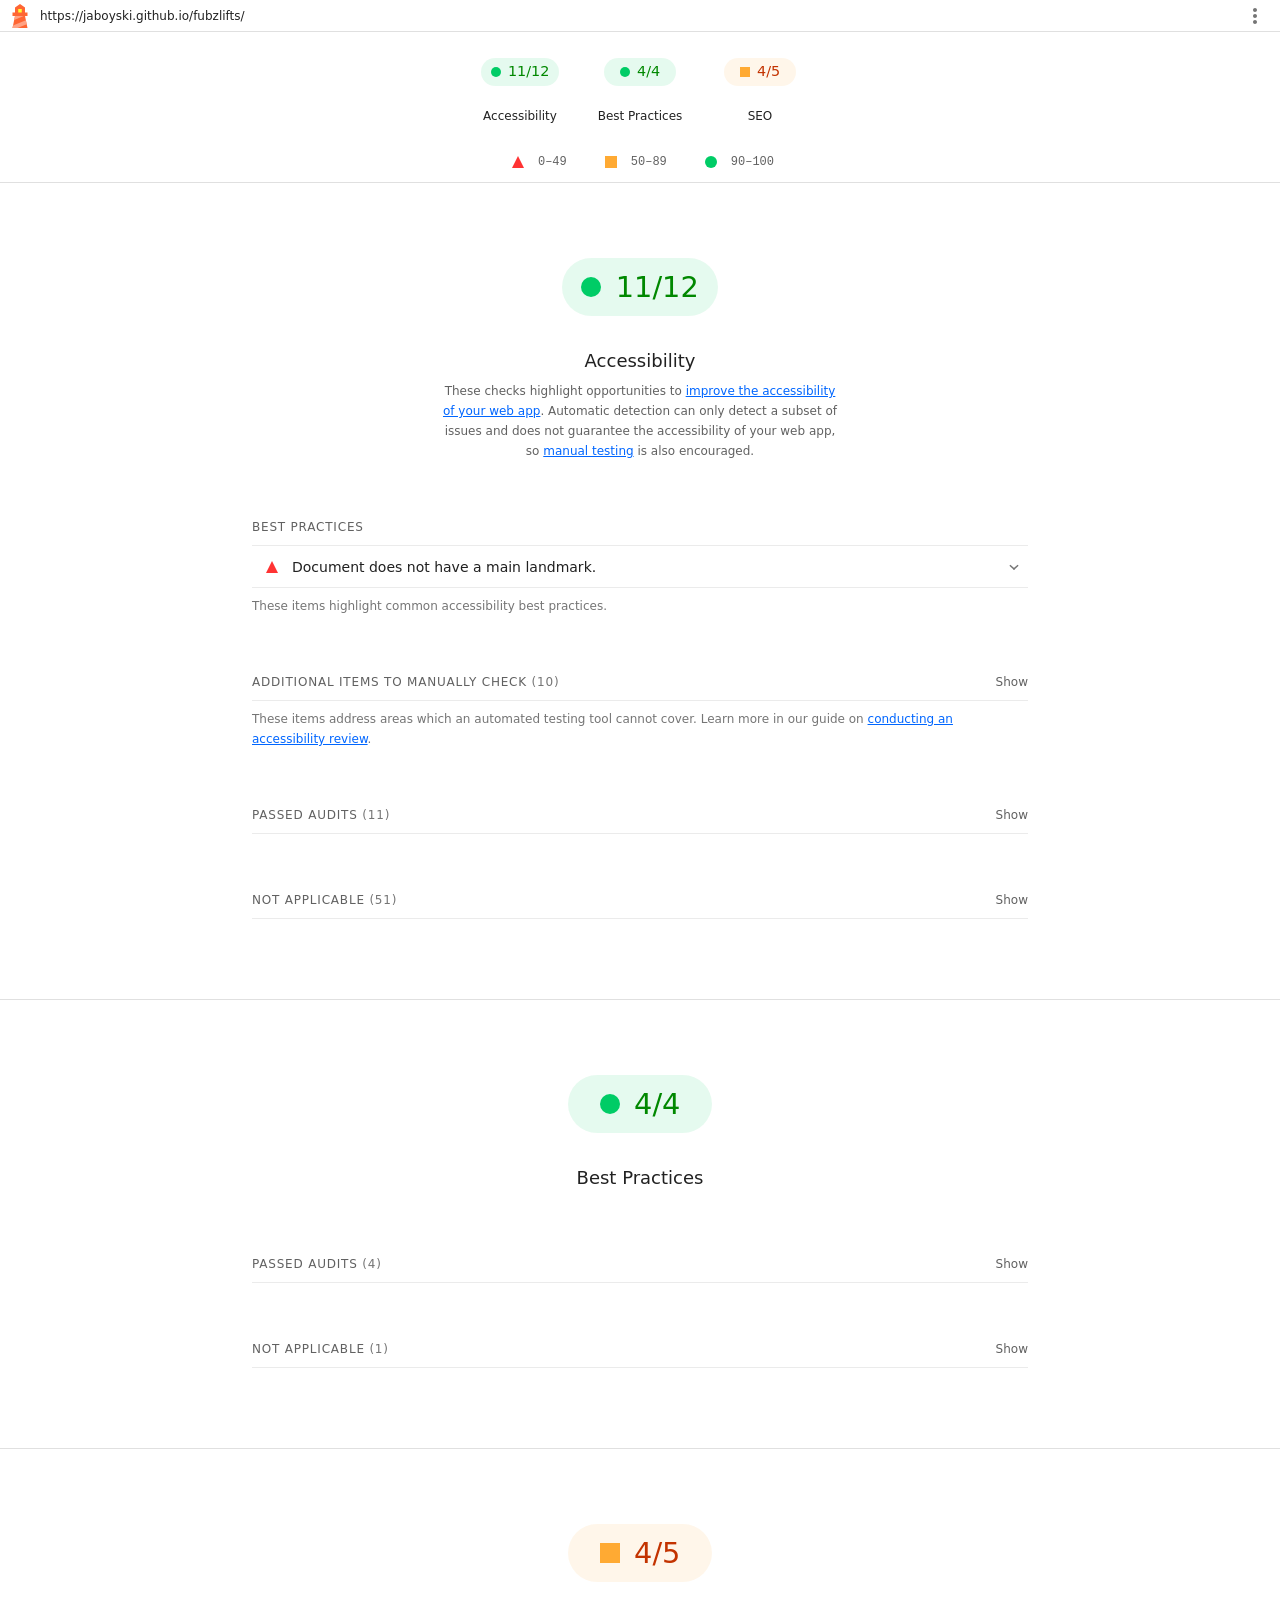
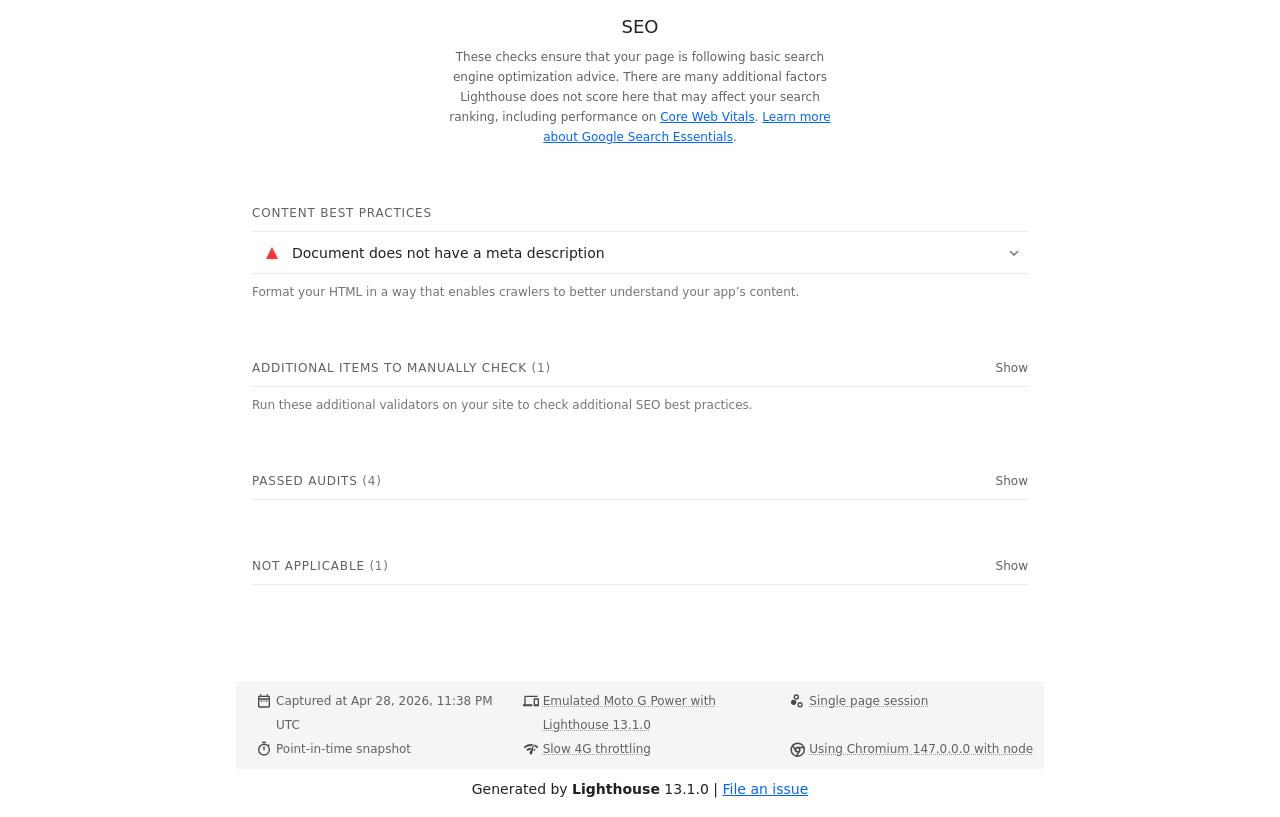
<file: audit/auth-home-snap/report.html>
<!--
@license
Copyright 2018 Google LLC
SPDX-License-Identifier: Apache-2.0
-->
<!doctype html>
<html lang="en">
<head>
  <meta charset="utf-8">
  <meta name="viewport" content="width=device-width, initial-scale=1, minimum-scale=1">
  <link rel="icon" href='data:image/svg+xml;utf8,<svg fill="none" xmlns="http://www.w3.org/2000/svg" viewBox="0 0 48 48"><path d="m14 7 10-7 10 7v10h5v7h-5l5 24H9l5-24H9v-7h5V7Z" fill="%23F63"/><path d="M31.561 24H14l-1.689 8.105L31.561 24ZM18.983 48H9l1.022-4.907L35.723 32.27l1.663 7.98L18.983 48Z" fill="%23FFA385"/><path fill="%23FF3" d="M20.5 10h7v7h-7z"/></svg>'>
  <title>Lighthouse Report</title>
  <style>body {margin: 0}</style>
</head>
<body>
  <noscript>Lighthouse report requires JavaScript. Please enable.</noscript>

  <div id="lh-log"></div>

  <script>window.__LIGHTHOUSE_JSON__ = {"lighthouseVersion":"13.1.0","finalDisplayedUrl":"https://jaboyski.github.io/fubzlifts/","fetchTime":"2026-04-28T23:38:42.352Z","gatherMode":"snapshot","runWarnings":[],"userAgent":"Mozilla/5.0 (Windows NT 10.0; Win64; x64) AppleWebKit/537.36 (KHTML, like Gecko) Chrome/147.0.0.0 Safari/537.36","environment":{"hostUserAgent":"Mozilla/5.0 (Windows NT 10.0; Win64; x64) AppleWebKit/537.36 (KHTML, like Gecko) Chrome/147.0.0.0 Safari/537.36","benchmarkIndex":4582.5,"credits":{"axe-core":"4.11.2"}},"audits":{"image-aspect-ratio":{"id":"image-aspect-ratio","title":"Displays images with correct aspect ratio","description":"Image display dimensions should match natural aspect ratio. [Learn more about image aspect ratio](https://developer.chrome.com/docs/lighthouse/best-practices/image-aspect-ratio/).","score":1,"scoreDisplayMode":"binary","details":{"type":"table","headings":[{"key":"node","valueType":"node","label":""},{"key":"url","valueType":"url","label":"URL"},{"key":"displayedAspectRatio","valueType":"text","label":"Aspect Ratio (Displayed)"},{"key":"actualAspectRatio","valueType":"text","label":"Aspect Ratio (Actual)"}],"items":[]}},"image-size-responsive":{"id":"image-size-responsive","title":"Serves images with appropriate resolution","description":"Image natural dimensions should be proportional to the display size and the pixel ratio to maximize image clarity. [Learn how to provide responsive images](https://web.dev/articles/serve-responsive-images).","score":1,"scoreDisplayMode":"binary","details":{"type":"table","headings":[{"key":"node","valueType":"node","label":""},{"key":"url","valueType":"url","label":"URL"},{"key":"displayedSize","valueType":"text","label":"Displayed size"},{"key":"actualSize","valueType":"text","label":"Actual size"},{"key":"expectedSize","valueType":"text","label":"Expected size"}],"items":[]}},"accesskeys":{"id":"accesskeys","title":"`[accesskey]` values are unique","description":"Access keys let users quickly focus a part of the page. For proper navigation, each access key must be unique. [Learn more about access keys](https://dequeuniversity.com/rules/axe/4.11/accesskeys).","score":null,"scoreDisplayMode":"notApplicable"},"aria-allowed-attr":{"id":"aria-allowed-attr","title":"`[aria-*]` attributes match their roles","description":"Each ARIA `role` supports a specific subset of `aria-*` attributes. Mismatching these invalidates the `aria-*` attributes. [Learn how to match ARIA attributes to their roles](https://dequeuniversity.com/rules/axe/4.11/aria-allowed-attr).","score":null,"scoreDisplayMode":"notApplicable"},"aria-allowed-role":{"id":"aria-allowed-role","title":"Uses ARIA roles only on compatible elements","description":"Many HTML elements can only be assigned certain ARIA roles. Using ARIA roles where they are not allowed can interfere with the accessibility of the web page. [Learn more about ARIA roles](https://dequeuniversity.com/rules/axe/4.11/aria-allowed-role).","score":null,"scoreDisplayMode":"notApplicable"},"aria-command-name":{"id":"aria-command-name","title":"`button`, `link`, and `menuitem` elements have accessible names","description":"When an element doesn't have an accessible name, screen readers announce it with a generic name, making it unusable for users who rely on screen readers. [Learn how to make command elements more accessible](https://dequeuniversity.com/rules/axe/4.11/aria-command-name).","score":null,"scoreDisplayMode":"notApplicable"},"aria-conditional-attr":{"id":"aria-conditional-attr","title":"ARIA attributes are used as specified for the element's role","description":"Some ARIA attributes are only allowed on an element under certain conditions. [Learn more about conditional ARIA attributes](https://dequeuniversity.com/rules/axe/4.11/aria-conditional-attr).","score":null,"scoreDisplayMode":"notApplicable"},"aria-deprecated-role":{"id":"aria-deprecated-role","title":"Deprecated ARIA roles were not used","description":"Deprecated ARIA roles may not be processed correctly by assistive technology. [Learn more about deprecated ARIA roles](https://dequeuniversity.com/rules/axe/4.11/aria-deprecated-role).","score":null,"scoreDisplayMode":"notApplicable"},"aria-dialog-name":{"id":"aria-dialog-name","title":"Elements with `role=\"dialog\"` or `role=\"alertdialog\"` have accessible names.","description":"ARIA dialog elements without accessible names may prevent screen readers users from discerning the purpose of these elements. [Learn how to make ARIA dialog elements more accessible](https://dequeuniversity.com/rules/axe/4.11/aria-dialog-name).","score":null,"scoreDisplayMode":"notApplicable"},"aria-hidden-body":{"id":"aria-hidden-body","title":"`[aria-hidden=\"true\"]` is not present on the document `\u003cbody>`","description":"Assistive technologies, like screen readers, work inconsistently when `aria-hidden=\"true\"` is set on the document `\u003cbody>`. [Learn how `aria-hidden` affects the document body](https://dequeuniversity.com/rules/axe/4.11/aria-hidden-body).","score":1,"scoreDisplayMode":"binary","details":{"type":"table","headings":[{"key":"node","valueType":"node","subItemsHeading":{"key":"relatedNode","valueType":"node"},"label":"Failing Elements"}],"items":[]}},"aria-hidden-focus":{"id":"aria-hidden-focus","title":"`[aria-hidden=\"true\"]` elements do not contain focusable descendents","description":"Focusable descendents within an `[aria-hidden=\"true\"]` element prevent those interactive elements from being available to users of assistive technologies like screen readers. [Learn how `aria-hidden` affects focusable elements](https://dequeuniversity.com/rules/axe/4.11/aria-hidden-focus).","score":null,"scoreDisplayMode":"notApplicable"},"aria-input-field-name":{"id":"aria-input-field-name","title":"ARIA input fields have accessible names","description":"When an input field doesn't have an accessible name, screen readers announce it with a generic name, making it unusable for users who rely on screen readers. [Learn more about input field labels](https://dequeuniversity.com/rules/axe/4.11/aria-input-field-name).","score":null,"scoreDisplayMode":"notApplicable"},"aria-meter-name":{"id":"aria-meter-name","title":"ARIA `meter` elements have accessible names","description":"When a meter element doesn't have an accessible name, screen readers announce it with a generic name, making it unusable for users who rely on screen readers. [Learn how to name `meter` elements](https://dequeuniversity.com/rules/axe/4.11/aria-meter-name).","score":null,"scoreDisplayMode":"notApplicable"},"aria-progressbar-name":{"id":"aria-progressbar-name","title":"ARIA `progressbar` elements have accessible names","description":"When a `progressbar` element doesn't have an accessible name, screen readers announce it with a generic name, making it unusable for users who rely on screen readers. [Learn how to label `progressbar` elements](https://dequeuniversity.com/rules/axe/4.11/aria-progressbar-name).","score":null,"scoreDisplayMode":"notApplicable"},"aria-prohibited-attr":{"id":"aria-prohibited-attr","title":"Elements use only permitted ARIA attributes","description":"Using ARIA attributes in roles where they are prohibited can mean that important information is not communicated to users of assistive technologies. [Learn more about prohibited ARIA roles](https://dequeuniversity.com/rules/axe/4.11/aria-prohibited-attr).","score":null,"scoreDisplayMode":"notApplicable"},"aria-required-attr":{"id":"aria-required-attr","title":"`[role]`s have all required `[aria-*]` attributes","description":"Some ARIA roles have required attributes that describe the state of the element to screen readers. [Learn more about roles and required attributes](https://dequeuniversity.com/rules/axe/4.11/aria-required-attr).","score":null,"scoreDisplayMode":"notApplicable"},"aria-required-children":{"id":"aria-required-children","title":"Elements with an ARIA `[role]` that require children to contain a specific `[role]` have all required children.","description":"Some ARIA parent roles must contain specific child roles to perform their intended accessibility functions. [Learn more about roles and required children elements](https://dequeuniversity.com/rules/axe/4.11/aria-required-children).","score":null,"scoreDisplayMode":"notApplicable"},"aria-required-parent":{"id":"aria-required-parent","title":"`[role]`s are contained by their required parent element","description":"Some ARIA child roles must be contained by specific parent roles to properly perform their intended accessibility functions. [Learn more about ARIA roles and required parent element](https://dequeuniversity.com/rules/axe/4.11/aria-required-parent).","score":null,"scoreDisplayMode":"notApplicable"},"aria-roles":{"id":"aria-roles","title":"`[role]` values are valid","description":"ARIA roles must have valid values in order to perform their intended accessibility functions. [Learn more about valid ARIA roles](https://dequeuniversity.com/rules/axe/4.11/aria-roles).","score":null,"scoreDisplayMode":"notApplicable"},"aria-text":{"id":"aria-text","title":"Elements with the `role=text` attribute do not have focusable descendents.","description":"Adding `role=text` around a text node split by markup enables VoiceOver to treat it as one phrase, but the element's focusable descendents will not be announced. [Learn more about the `role=text` attribute](https://dequeuniversity.com/rules/axe/4.11/aria-text).","score":null,"scoreDisplayMode":"notApplicable"},"aria-toggle-field-name":{"id":"aria-toggle-field-name","title":"ARIA toggle fields have accessible names","description":"When a toggle field doesn't have an accessible name, screen readers announce it with a generic name, making it unusable for users who rely on screen readers. [Learn more about toggle fields](https://dequeuniversity.com/rules/axe/4.11/aria-toggle-field-name).","score":null,"scoreDisplayMode":"notApplicable"},"aria-tooltip-name":{"id":"aria-tooltip-name","title":"ARIA `tooltip` elements have accessible names","description":"When a tooltip element doesn't have an accessible name, screen readers announce it with a generic name, making it unusable for users who rely on screen readers. [Learn how to name `tooltip` elements](https://dequeuniversity.com/rules/axe/4.11/aria-tooltip-name).","score":null,"scoreDisplayMode":"notApplicable"},"aria-treeitem-name":{"id":"aria-treeitem-name","title":"ARIA `treeitem` elements have accessible names","description":"When a `treeitem` element doesn't have an accessible name, screen readers announce it with a generic name, making it unusable for users who rely on screen readers. [Learn more about labeling `treeitem` elements](https://dequeuniversity.com/rules/axe/4.11/aria-treeitem-name).","score":null,"scoreDisplayMode":"notApplicable"},"aria-valid-attr-value":{"id":"aria-valid-attr-value","title":"`[aria-*]` attributes have valid values","description":"Assistive technologies, like screen readers, can't interpret ARIA attributes with invalid values. [Learn more about valid values for ARIA attributes](https://dequeuniversity.com/rules/axe/4.11/aria-valid-attr-value).","score":null,"scoreDisplayMode":"notApplicable"},"aria-valid-attr":{"id":"aria-valid-attr","title":"`[aria-*]` attributes are valid and not misspelled","description":"Assistive technologies, like screen readers, can't interpret ARIA attributes with invalid names. [Learn more about valid ARIA attributes](https://dequeuniversity.com/rules/axe/4.11/aria-valid-attr).","score":null,"scoreDisplayMode":"notApplicable"},"button-name":{"id":"button-name","title":"Buttons have an accessible name","description":"When a button doesn't have an accessible name, screen readers announce it as \"button\", making it unusable for users who rely on screen readers. [Learn how to make buttons more accessible](https://dequeuniversity.com/rules/axe/4.11/button-name).","score":1,"scoreDisplayMode":"binary","details":{"type":"table","headings":[{"key":"node","valueType":"node","subItemsHeading":{"key":"relatedNode","valueType":"node"},"label":"Failing Elements"}],"items":[]}},"bypass":{"id":"bypass","title":"The page contains a heading, skip link, or landmark region","description":"Adding ways to bypass repetitive content lets keyboard users navigate the page more efficiently. [Learn more about bypass blocks](https://dequeuniversity.com/rules/axe/4.11/bypass).","score":null,"scoreDisplayMode":"notApplicable"},"color-contrast":{"id":"color-contrast","title":"Background and foreground colors have a sufficient contrast ratio","description":"Low-contrast text is difficult or impossible for many users to read. [Learn how to provide sufficient color contrast](https://dequeuniversity.com/rules/axe/4.11/color-contrast).","score":1,"scoreDisplayMode":"binary","details":{"type":"table","headings":[{"key":"node","valueType":"node","subItemsHeading":{"key":"relatedNode","valueType":"node"},"label":"Failing Elements"}],"items":[]}},"definition-list":{"id":"definition-list","title":"`\u003cdl>`'s contain only properly-ordered `\u003cdt>` and `\u003cdd>` groups, `\u003cscript>`, `\u003ctemplate>` or `\u003cdiv>` elements.","description":"When definition lists are not properly marked up, screen readers may produce confusing or inaccurate output. [Learn how to structure definition lists correctly](https://dequeuniversity.com/rules/axe/4.11/definition-list).","score":null,"scoreDisplayMode":"notApplicable"},"dlitem":{"id":"dlitem","title":"Definition list items are wrapped in `\u003cdl>` elements","description":"Definition list items (`\u003cdt>` and `\u003cdd>`) must be wrapped in a parent `\u003cdl>` element to ensure that screen readers can properly announce them. [Learn how to structure definition lists correctly](https://dequeuniversity.com/rules/axe/4.11/dlitem).","score":null,"scoreDisplayMode":"notApplicable"},"document-title":{"id":"document-title","title":"Document has a `\u003ctitle>` element","description":"The title gives screen reader users an overview of the page, and search engine users rely on it heavily to determine if a page is relevant to their search. [Learn more about document titles](https://dequeuniversity.com/rules/axe/4.11/document-title).","score":1,"scoreDisplayMode":"binary","details":{"type":"table","headings":[{"key":"node","valueType":"node","subItemsHeading":{"key":"relatedNode","valueType":"node"},"label":"Failing Elements"}],"items":[]}},"duplicate-id-aria":{"id":"duplicate-id-aria","title":"ARIA IDs are unique","description":"The value of an ARIA ID must be unique to prevent other instances from being overlooked by assistive technologies. [Learn how to fix duplicate ARIA IDs](https://dequeuniversity.com/rules/axe/4.11/duplicate-id-aria).","score":null,"scoreDisplayMode":"notApplicable"},"empty-heading":{"id":"empty-heading","title":"All heading elements contain content.","description":"A heading with no content or inaccessible text prevent screen reader users from accessing information on the page's structure. [Learn more about headings](https://dequeuniversity.com/rules/axe/4.11/empty-heading).","score":null,"scoreDisplayMode":"notApplicable"},"form-field-multiple-labels":{"id":"form-field-multiple-labels","title":"No form fields have multiple labels","description":"Form fields with multiple labels can be confusingly announced by assistive technologies like screen readers which use either the first, the last, or all of the labels. [Learn how to use form labels](https://dequeuniversity.com/rules/axe/4.11/form-field-multiple-labels).","score":null,"scoreDisplayMode":"notApplicable"},"frame-title":{"id":"frame-title","title":"`\u003cframe>` or `\u003ciframe>` elements have a title","description":"Screen reader users rely on frame titles to describe the contents of frames. [Learn more about frame titles](https://dequeuniversity.com/rules/axe/4.11/frame-title).","score":null,"scoreDisplayMode":"notApplicable"},"heading-order":{"id":"heading-order","title":"Heading elements appear in a sequentially-descending order","description":"Properly ordered headings that do not skip levels convey the semantic structure of the page, making it easier to navigate and understand when using assistive technologies. [Learn more about heading order](https://dequeuniversity.com/rules/axe/4.11/heading-order).","score":1,"scoreDisplayMode":"binary","details":{"type":"table","headings":[{"key":"node","valueType":"node","subItemsHeading":{"key":"relatedNode","valueType":"node"},"label":"Failing Elements"}],"items":[]}},"html-has-lang":{"id":"html-has-lang","title":"`\u003chtml>` element has a `[lang]` attribute","description":"If a page doesn't specify a `lang` attribute, a screen reader assumes that the page is in the default language that the user chose when setting up the screen reader. If the page isn't actually in the default language, then the screen reader might not announce the page's text correctly. [Learn more about the `lang` attribute](https://dequeuniversity.com/rules/axe/4.11/html-has-lang).","score":1,"scoreDisplayMode":"binary","details":{"type":"table","headings":[{"key":"node","valueType":"node","subItemsHeading":{"key":"relatedNode","valueType":"node"},"label":"Failing Elements"}],"items":[]}},"html-lang-valid":{"id":"html-lang-valid","title":"`\u003chtml>` element has a valid value for its `[lang]` attribute","description":"Specifying a valid [BCP 47 language](https://www.w3.org/International/questions/qa-choosing-language-tags#question) helps screen readers announce text properly. [Learn how to use the `lang` attribute](https://dequeuniversity.com/rules/axe/4.11/html-lang-valid).","score":1,"scoreDisplayMode":"binary","details":{"type":"table","headings":[{"key":"node","valueType":"node","subItemsHeading":{"key":"relatedNode","valueType":"node"},"label":"Failing Elements"}],"items":[]}},"html-xml-lang-mismatch":{"id":"html-xml-lang-mismatch","title":"`\u003chtml>` element has an `[xml:lang]` attribute with the same base language as the `[lang]` attribute.","description":"If the webpage does not specify a consistent language, then the screen reader might not announce the page's text correctly. [Learn more about the `lang` attribute](https://dequeuniversity.com/rules/axe/4.11/html-xml-lang-mismatch).","score":null,"scoreDisplayMode":"notApplicable"},"identical-links-same-purpose":{"id":"identical-links-same-purpose","title":"Identical links have the same purpose.","description":"Links with the same destination should have the same description, to help users understand the link's purpose and decide whether to follow it. [Learn more about identical links](https://dequeuniversity.com/rules/axe/4.11/identical-links-same-purpose).","score":null,"scoreDisplayMode":"notApplicable"},"image-alt":{"id":"image-alt","title":"Image elements have `[alt]` attributes","description":"Informative elements should aim for short, descriptive alternate text. Decorative elements can be ignored with an empty alt attribute. [Learn more about the `alt` attribute](https://dequeuniversity.com/rules/axe/4.11/image-alt).","score":1,"scoreDisplayMode":"binary","details":{"type":"table","headings":[{"key":"node","valueType":"node","subItemsHeading":{"key":"relatedNode","valueType":"node"},"label":"Failing Elements"}],"items":[]}},"image-redundant-alt":{"id":"image-redundant-alt","title":"Image elements do not have `[alt]` attributes that are redundant text.","description":"Informative elements should aim for short, descriptive alternative text. Alternative text that is exactly the same as the text adjacent to the link or image is potentially confusing for screen reader users, because the text will be read twice. [Learn more about the `alt` attribute](https://dequeuniversity.com/rules/axe/4.11/image-redundant-alt).","score":null,"scoreDisplayMode":"notApplicable"},"input-button-name":{"id":"input-button-name","title":"Input buttons have discernible text.","description":"Adding discernable and accessible text to input buttons may help screen reader users understand the purpose of the input button. [Learn more about input buttons](https://dequeuniversity.com/rules/axe/4.11/input-button-name).","score":null,"scoreDisplayMode":"notApplicable"},"input-image-alt":{"id":"input-image-alt","title":"`\u003cinput type=\"image\">` elements have `[alt]` text","description":"When an image is being used as an `\u003cinput>` button, providing alternative text can help screen reader users understand the purpose of the button. [Learn about input image alt text](https://dequeuniversity.com/rules/axe/4.11/input-image-alt).","score":null,"scoreDisplayMode":"notApplicable"},"label-content-name-mismatch":{"id":"label-content-name-mismatch","title":"Elements with visible text labels have matching accessible names.","description":"Visible text labels that do not match the accessible name can result in a confusing experience for screen reader users. [Learn more about accessible names](https://dequeuniversity.com/rules/axe/4.11/label-content-name-mismatch).","score":null,"scoreDisplayMode":"notApplicable"},"label":{"id":"label","title":"Form elements have associated labels","description":"Labels ensure that form controls are announced properly by assistive technologies, like screen readers. [Learn more about form element labels](https://dequeuniversity.com/rules/axe/4.11/label).","score":null,"scoreDisplayMode":"notApplicable"},"landmark-one-main":{"id":"landmark-one-main","title":"Document does not have a main landmark.","description":"One main landmark helps screen reader users navigate a web page. [Learn more about landmarks](https://dequeuniversity.com/rules/axe/4.11/landmark-one-main).","score":0,"scoreDisplayMode":"binary","details":{"type":"table","headings":[{"key":"node","valueType":"node","subItemsHeading":{"key":"relatedNode","valueType":"node"},"label":"Failing Elements"}],"items":[{"node":{"type":"node","lhId":"1-17-HTML","path":"1,HTML","selector":"html","boundingRect":{"top":0,"bottom":547,"left":0,"right":500,"width":500,"height":547},"snippet":"\u003chtml lang=\"en\">","nodeLabel":"html","explanation":"Fix all of the following:\n  Document does not have a main landmark"}}],"debugData":{"type":"debugdata","impact":"moderate","tags":["cat.semantics","best-practice"]}}},"link-name":{"id":"link-name","title":"Links have a discernible name","description":"Link text (and alternate text for images, when used as links) that is discernible, unique, and focusable improves the navigation experience for screen reader users. [Learn how to make links accessible](https://dequeuniversity.com/rules/axe/4.11/link-name).","score":null,"scoreDisplayMode":"notApplicable"},"link-in-text-block":{"id":"link-in-text-block","title":"Links are distinguishable without relying on color.","description":"Low-contrast text is difficult or impossible for many users to read. Link text that is discernible improves the experience for users with low vision. [Learn how to make links distinguishable](https://dequeuniversity.com/rules/axe/4.11/link-in-text-block).","score":null,"scoreDisplayMode":"notApplicable"},"list":{"id":"list","title":"Lists contain only `\u003cli>` elements and script supporting elements (`\u003cscript>` and `\u003ctemplate>`).","description":"Screen readers have a specific way of announcing lists. Ensuring proper list structure aids screen reader output. [Learn more about proper list structure](https://dequeuniversity.com/rules/axe/4.11/list).","score":null,"scoreDisplayMode":"notApplicable"},"listitem":{"id":"listitem","title":"List items (`\u003cli>`) are contained within `\u003cul>`, `\u003col>` or `\u003cmenu>` parent elements","description":"Screen readers require list items (`\u003cli>`) to be contained within a parent `\u003cul>`, `\u003col>` or `\u003cmenu>` to be announced properly. [Learn more about proper list structure](https://dequeuniversity.com/rules/axe/4.11/listitem).","score":null,"scoreDisplayMode":"notApplicable"},"meta-refresh":{"id":"meta-refresh","title":"The document does not use `\u003cmeta http-equiv=\"refresh\">`","description":"Users do not expect a page to refresh automatically, and doing so will move focus back to the top of the page. This may create a frustrating or confusing experience. [Learn more about the refresh meta tag](https://dequeuniversity.com/rules/axe/4.11/meta-refresh).","score":null,"scoreDisplayMode":"notApplicable"},"meta-viewport":{"id":"meta-viewport","title":"`[user-scalable=\"no\"]` is not used in the `\u003cmeta name=\"viewport\">` element and the `[maximum-scale]` attribute is not less than 5.","description":"Disabling zooming is problematic for users with low vision who rely on screen magnification to properly see the contents of a web page. [Learn more about the viewport meta tag](https://dequeuniversity.com/rules/axe/4.11/meta-viewport).","score":1,"scoreDisplayMode":"binary","details":{"type":"table","headings":[{"key":"node","valueType":"node","subItemsHeading":{"key":"relatedNode","valueType":"node"},"label":"Failing Elements"}],"items":[]}},"object-alt":{"id":"object-alt","title":"`\u003cobject>` elements have alternate text","description":"Screen readers cannot translate non-text content. Adding alternate text to `\u003cobject>` elements helps screen readers convey meaning to users. [Learn more about alt text for `object` elements](https://dequeuniversity.com/rules/axe/4.11/object-alt).","score":null,"scoreDisplayMode":"notApplicable"},"select-name":{"id":"select-name","title":"Select elements have associated label elements.","description":"Form elements without effective labels can create frustrating experiences for screen reader users. [Learn more about the `select` element](https://dequeuniversity.com/rules/axe/4.11/select-name).","score":null,"scoreDisplayMode":"notApplicable"},"skip-link":{"id":"skip-link","title":"Skip links are focusable.","description":"Including a skip link can help users skip to the main content to save time. [Learn more about skip links](https://dequeuniversity.com/rules/axe/4.11/skip-link).","score":null,"scoreDisplayMode":"notApplicable"},"tabindex":{"id":"tabindex","title":"No element has a `[tabindex]` value greater than 0","description":"A value greater than 0 implies an explicit navigation ordering. Although technically valid, this often creates frustrating experiences for users who rely on assistive technologies. [Learn more about the `tabindex` attribute](https://dequeuniversity.com/rules/axe/4.11/tabindex).","score":null,"scoreDisplayMode":"notApplicable"},"table-duplicate-name":{"id":"table-duplicate-name","title":"Tables have different content in the summary attribute and `\u003ccaption>`.","description":"The summary attribute should describe the table structure, while `\u003ccaption>` should have the onscreen title. Accurate table mark-up helps users of screen readers. [Learn more about summary and caption](https://dequeuniversity.com/rules/axe/4.11/table-duplicate-name).","score":null,"scoreDisplayMode":"notApplicable"},"table-fake-caption":{"id":"table-fake-caption","title":"Tables use `\u003ccaption>` instead of cells with the `[colspan]` attribute to indicate a caption.","description":"Screen readers have features to make navigating tables easier. Ensuring that tables use the actual caption element instead of cells with the `[colspan]` attribute may improve the experience for screen reader users. [Learn more about captions](https://dequeuniversity.com/rules/axe/4.11/table-fake-caption).","score":null,"scoreDisplayMode":"notApplicable"},"target-size":{"id":"target-size","title":"Touch targets have sufficient size and spacing.","description":"Touch targets with sufficient size and spacing help users who may have difficulty targeting small controls to activate the targets. [Learn more about touch targets](https://dequeuniversity.com/rules/axe/4.11/target-size).","score":1,"scoreDisplayMode":"binary","details":{"type":"table","headings":[{"key":"node","valueType":"node","subItemsHeading":{"key":"relatedNode","valueType":"node"},"label":"Failing Elements"}],"items":[]}},"td-has-header":{"id":"td-has-header","title":"`\u003ctd>` elements in a large `\u003ctable>` have one or more table headers.","description":"Screen readers have features to make navigating tables easier. Ensuring that `\u003ctd>` elements in a large table (3 or more cells in width and height) have an associated table header may improve the experience for screen reader users. [Learn more about table headers](https://dequeuniversity.com/rules/axe/4.11/td-has-header).","score":null,"scoreDisplayMode":"notApplicable"},"td-headers-attr":{"id":"td-headers-attr","title":"Cells in a `\u003ctable>` element that use the `[headers]` attribute refer to table cells within the same table.","description":"Screen readers have features to make navigating tables easier. Ensuring `\u003ctd>` cells using the `[headers]` attribute only refer to other cells in the same table may improve the experience for screen reader users. [Learn more about the `headers` attribute](https://dequeuniversity.com/rules/axe/4.11/td-headers-attr).","score":null,"scoreDisplayMode":"notApplicable"},"th-has-data-cells":{"id":"th-has-data-cells","title":"`\u003cth>` elements and elements with `[role=\"columnheader\"/\"rowheader\"]` have data cells they describe.","description":"Screen readers have features to make navigating tables easier. Ensuring table headers always refer to some set of cells may improve the experience for screen reader users. [Learn more about table headers](https://dequeuniversity.com/rules/axe/4.11/th-has-data-cells).","score":null,"scoreDisplayMode":"notApplicable"},"valid-lang":{"id":"valid-lang","title":"`[lang]` attributes have a valid value","description":"Specifying a valid [BCP 47 language](https://www.w3.org/International/questions/qa-choosing-language-tags#question) on elements helps ensure that text is pronounced correctly by a screen reader. [Learn how to use the `lang` attribute](https://dequeuniversity.com/rules/axe/4.11/valid-lang).","score":null,"scoreDisplayMode":"notApplicable"},"video-caption":{"id":"video-caption","title":"`\u003cvideo>` elements contain a `\u003ctrack>` element with `[kind=\"captions\"]`","description":"When a video provides a caption it is easier for deaf and hearing impaired users to access its information. [Learn more about video captions](https://dequeuniversity.com/rules/axe/4.11/video-caption).","score":null,"scoreDisplayMode":"notApplicable"},"custom-controls-labels":{"id":"custom-controls-labels","title":"Custom controls have associated labels","description":"Custom interactive controls have associated labels, provided by aria-label or aria-labelledby. [Learn more about custom controls and labels](https://developer.chrome.com/docs/lighthouse/accessibility/custom-controls-labels/).","score":null,"scoreDisplayMode":"manual"},"custom-controls-roles":{"id":"custom-controls-roles","title":"Custom controls have ARIA roles","description":"Custom interactive controls have appropriate ARIA roles. [Learn how to add roles to custom controls](https://developer.chrome.com/docs/lighthouse/accessibility/custom-control-roles/).","score":null,"scoreDisplayMode":"manual"},"focus-traps":{"id":"focus-traps","title":"User focus is not accidentally trapped in a region","description":"A user can tab into and out of any control or region without accidentally trapping their focus. [Learn how to avoid focus traps](https://developer.chrome.com/docs/lighthouse/accessibility/focus-traps/).","score":null,"scoreDisplayMode":"manual"},"focusable-controls":{"id":"focusable-controls","title":"Interactive controls are keyboard focusable","description":"Custom interactive controls are keyboard focusable and display a focus indicator. [Learn how to make custom controls focusable](https://developer.chrome.com/docs/lighthouse/accessibility/focusable-controls/).","score":null,"scoreDisplayMode":"manual"},"interactive-element-affordance":{"id":"interactive-element-affordance","title":"Interactive elements indicate their purpose and state","description":"Interactive elements, such as links and buttons, should indicate their state and be distinguishable from non-interactive elements. [Learn how to decorate interactive elements with affordance hints](https://developer.chrome.com/docs/lighthouse/accessibility/interactive-element-affordance/).","score":null,"scoreDisplayMode":"manual"},"logical-tab-order":{"id":"logical-tab-order","title":"The page has a logical tab order","description":"Tabbing through the page follows the visual layout. Users cannot focus elements that are offscreen. [Learn more about logical tab ordering](https://developer.chrome.com/docs/lighthouse/accessibility/logical-tab-order/).","score":null,"scoreDisplayMode":"manual"},"managed-focus":{"id":"managed-focus","title":"The user's focus is directed to new content added to the page","description":"If new content, such as a dialog, is added to the page, the user's focus is directed to it. [Learn how to direct focus to new content](https://developer.chrome.com/docs/lighthouse/accessibility/managed-focus/).","score":null,"scoreDisplayMode":"manual"},"offscreen-content-hidden":{"id":"offscreen-content-hidden","title":"Offscreen content is hidden from assistive technology","description":"Offscreen content is hidden with display: none or aria-hidden=true. [Learn how to properly hide offscreen content](https://developer.chrome.com/docs/lighthouse/accessibility/offscreen-content-hidden/).","score":null,"scoreDisplayMode":"manual"},"use-landmarks":{"id":"use-landmarks","title":"HTML5 landmark elements are used to improve navigation","description":"Landmark elements (`\u003cmain>`, `\u003cnav>`, etc.) are used to improve the keyboard navigation of the page for assistive technology. [Learn more about landmark elements](https://developer.chrome.com/docs/lighthouse/accessibility/use-landmarks/).","score":null,"scoreDisplayMode":"manual"},"visual-order-follows-dom":{"id":"visual-order-follows-dom","title":"Visual order on the page follows DOM order","description":"DOM order matches the visual order, improving navigation for assistive technology. [Learn more about DOM and visual ordering](https://developer.chrome.com/docs/lighthouse/accessibility/visual-order-follows-dom/).","score":null,"scoreDisplayMode":"manual"},"autocomplete-valid":{"id":"autocomplete-valid","title":"`autocomplete` attributes are used correctly","description":"The `autocomplete` attribute values must be valid and correctly applied for screen readers to function correctly. [Learn more about valid autocomplete values](https://dequeuniversity.com/rules/axe/4.11/autocomplete-valid).","score":null,"scoreDisplayMode":"notApplicable"},"presentation-role-conflict":{"id":"presentation-role-conflict","title":"Elements with `role=\"none\"` or `role=\"presentation\"` do not have conflicts","description":"There are certain cases where the semantic role of an element with `role=\"none\"` or `role=\"presentation\"` does not resolve to none or presentation. To ensure the element remains removed from the accessibility tree, you should not add any global ARIA attributes to the element or make it focusable. [Learn more about presentation role conflict](https://dequeuniversity.com/rules/axe/4.11/presentation-role-conflict).","score":1,"scoreDisplayMode":"binary","details":{"type":"table","headings":[{"key":"node","valueType":"node","subItemsHeading":{"key":"relatedNode","valueType":"node"},"label":"Failing Elements"}],"items":[]}},"svg-img-alt":{"id":"svg-img-alt","title":"SVG elements with an `img` role have an accessible text alternative","description":"Ensures SVG elements with an `img`, `graphics-document` or `graphics-symbol` role have an accessible text alternative. [Learn more about SVG alt text](https://dequeuniversity.com/rules/axe/4.11/svg-img-alt).","score":null,"scoreDisplayMode":"notApplicable"},"doctype":{"id":"doctype","title":"Page has the HTML doctype","description":"Specifying a doctype prevents the browser from switching to quirks-mode. [Learn more about the doctype declaration](https://developer.chrome.com/docs/lighthouse/best-practices/doctype/).","score":1,"scoreDisplayMode":"binary"},"js-libraries":{"id":"js-libraries","title":"Detected JavaScript libraries","description":"All front-end JavaScript libraries detected on the page. [Learn more about this JavaScript library detection diagnostic audit](https://developer.chrome.com/docs/lighthouse/best-practices/js-libraries/).","score":null,"scoreDisplayMode":"notApplicable"},"paste-preventing-inputs":{"id":"paste-preventing-inputs","title":"Allows users to paste into input fields","description":"Preventing input pasting is a bad practice for the UX, and weakens security by blocking password managers.[Learn more about user-friendly input fields](https://developer.chrome.com/docs/lighthouse/best-practices/paste-preventing-inputs/).","score":1,"scoreDisplayMode":"binary","details":{"type":"table","headings":[{"key":"node","valueType":"node","label":"Failing Elements"}],"items":[]}},"meta-description":{"id":"meta-description","title":"Document does not have a meta description","description":"Meta descriptions may be included in search results to concisely summarize page content. [Learn more about the meta description](https://developer.chrome.com/docs/lighthouse/seo/meta-description/).","score":0,"scoreDisplayMode":"binary"},"link-text":{"id":"link-text","title":"Links have descriptive text","description":"Descriptive link text helps search engines understand your content. [Learn how to make links more accessible](https://developer.chrome.com/docs/lighthouse/seo/link-text/).","score":1,"scoreDisplayMode":"binary","details":{"type":"table","headings":[{"key":"href","valueType":"url","label":"Link destination"},{"key":"text","valueType":"text","label":"Link Text"}],"items":[]}},"crawlable-anchors":{"id":"crawlable-anchors","title":"Links are crawlable","description":"Search engines may use `href` attributes on links to crawl websites. Ensure that the `href` attribute of anchor elements links to an appropriate destination, so more pages of the site can be discovered. [Learn how to make links crawlable](https://support.google.com/webmasters/answer/9112205)","score":1,"scoreDisplayMode":"binary","details":{"type":"table","headings":[{"key":"node","valueType":"node","label":"Uncrawlable Link"}],"items":[]}},"robots-txt":{"id":"robots-txt","title":"robots.txt is valid","description":"If your robots.txt file is malformed, crawlers may not be able to understand how you want your website to be crawled or indexed. [Learn more about robots.txt](https://developer.chrome.com/docs/lighthouse/seo/invalid-robots-txt/).","score":null,"scoreDisplayMode":"notApplicable"},"structured-data":{"id":"structured-data","title":"Structured data is valid","description":"Run the [Structured Data Testing Tool](https://developers.google.com/search/docs/appearance/structured-data/) to validate structured data. [Learn more about Structured Data](https://developer.chrome.com/docs/lighthouse/seo/structured-data/).","score":null,"scoreDisplayMode":"manual"}},"configSettings":{"output":["json","html"],"maxWaitForFcp":30000,"maxWaitForLoad":30000,"pauseAfterFcpMs":1000,"pauseAfterLoadMs":1000,"networkQuietThresholdMs":1000,"cpuQuietThresholdMs":1000,"formFactor":"mobile","throttling":{"rttMs":150,"throughputKbps":1638.4,"requestLatencyMs":562.5,"downloadThroughputKbps":1474.5600000000002,"uploadThroughputKbps":675,"cpuSlowdownMultiplier":4},"throttlingMethod":"simulate","screenEmulation":{"mobile":true,"width":412,"height":823,"deviceScaleFactor":1.75,"disabled":false},"emulatedUserAgent":"Mozilla/5.0 (Linux; Android 11; moto g power (2022)) AppleWebKit/537.36 (KHTML, like Gecko) Chrome/136.0.0.0 Mobile Safari/537.36","auditMode":false,"gatherMode":false,"clearStorageTypes":["file_systems","shader_cache","service_workers","cache_storage"],"disableStorageReset":false,"debugNavigation":false,"channel":"node","usePassiveGathering":false,"disableFullPageScreenshot":false,"skipAboutBlank":false,"blankPage":"about:blank","ignoreStatusCode":false,"locale":"en-US","blockedUrlPatterns":null,"additionalTraceCategories":null,"extraHeaders":null,"precomputedLanternData":null,"onlyAudits":null,"onlyCategories":["accessibility","seo","best-practices"],"skipAudits":null},"categories":{"accessibility":{"title":"Accessibility","description":"These checks highlight opportunities to [improve the accessibility of your web app](https://developer.chrome.com/docs/lighthouse/accessibility/). Automatic detection can only detect a subset of issues and does not guarantee the accessibility of your web app, so [manual testing](https://web.dev/articles/how-to-review) is also encouraged.","manualDescription":"These items address areas which an automated testing tool cannot cover. Learn more in our guide on [conducting an accessibility review](https://web.dev/articles/how-to-review).","supportedModes":["navigation","snapshot"],"auditRefs":[{"id":"accesskeys","weight":0,"group":"a11y-navigation"},{"id":"aria-allowed-attr","weight":0,"group":"a11y-aria"},{"id":"aria-command-name","weight":0,"group":"a11y-aria"},{"id":"aria-conditional-attr","weight":0,"group":"a11y-aria"},{"id":"aria-deprecated-role","weight":0,"group":"a11y-aria"},{"id":"aria-dialog-name","weight":0,"group":"a11y-aria"},{"id":"aria-hidden-body","weight":10,"group":"a11y-aria"},{"id":"aria-hidden-focus","weight":0,"group":"a11y-aria"},{"id":"aria-input-field-name","weight":0,"group":"a11y-aria"},{"id":"aria-meter-name","weight":0,"group":"a11y-aria"},{"id":"aria-progressbar-name","weight":0,"group":"a11y-aria"},{"id":"aria-prohibited-attr","weight":0,"group":"a11y-aria"},{"id":"aria-required-attr","weight":0,"group":"a11y-aria"},{"id":"aria-required-children","weight":0,"group":"a11y-aria"},{"id":"aria-required-parent","weight":0,"group":"a11y-aria"},{"id":"aria-roles","weight":0,"group":"a11y-aria"},{"id":"aria-text","weight":0,"group":"a11y-aria"},{"id":"aria-toggle-field-name","weight":0,"group":"a11y-aria"},{"id":"aria-tooltip-name","weight":0,"group":"a11y-aria"},{"id":"aria-treeitem-name","weight":0,"group":"a11y-aria"},{"id":"aria-valid-attr-value","weight":0,"group":"a11y-aria"},{"id":"aria-valid-attr","weight":0,"group":"a11y-aria"},{"id":"button-name","weight":10,"group":"a11y-names-labels"},{"id":"bypass","weight":0,"group":"a11y-navigation"},{"id":"color-contrast","weight":7,"group":"a11y-color-contrast"},{"id":"definition-list","weight":0,"group":"a11y-tables-lists"},{"id":"dlitem","weight":0,"group":"a11y-tables-lists"},{"id":"document-title","weight":7,"group":"a11y-names-labels"},{"id":"duplicate-id-aria","weight":0,"group":"a11y-aria"},{"id":"form-field-multiple-labels","weight":0,"group":"a11y-names-labels"},{"id":"frame-title","weight":0,"group":"a11y-names-labels"},{"id":"heading-order","weight":3,"group":"a11y-navigation"},{"id":"html-has-lang","weight":7,"group":"a11y-language"},{"id":"html-lang-valid","weight":7,"group":"a11y-language"},{"id":"html-xml-lang-mismatch","weight":0,"group":"a11y-language"},{"id":"image-alt","weight":10,"group":"a11y-names-labels"},{"id":"input-button-name","weight":0,"group":"a11y-names-labels"},{"id":"input-image-alt","weight":0,"group":"a11y-names-labels"},{"id":"label","weight":0,"group":"a11y-names-labels"},{"id":"link-in-text-block","weight":0,"group":"a11y-color-contrast"},{"id":"link-name","weight":0,"group":"a11y-names-labels"},{"id":"list","weight":0,"group":"a11y-tables-lists"},{"id":"listitem","weight":0,"group":"a11y-tables-lists"},{"id":"meta-refresh","weight":0,"group":"a11y-best-practices"},{"id":"meta-viewport","weight":10,"group":"a11y-best-practices"},{"id":"object-alt","weight":0,"group":"a11y-names-labels"},{"id":"select-name","weight":0,"group":"a11y-names-labels"},{"id":"skip-link","weight":0,"group":"a11y-names-labels"},{"id":"tabindex","weight":0,"group":"a11y-navigation"},{"id":"target-size","weight":7,"group":"a11y-best-practices"},{"id":"td-headers-attr","weight":0,"group":"a11y-tables-lists"},{"id":"th-has-data-cells","weight":0,"group":"a11y-tables-lists"},{"id":"valid-lang","weight":0,"group":"a11y-language"},{"id":"video-caption","weight":0,"group":"a11y-audio-video"},{"id":"landmark-one-main","weight":3,"group":"a11y-best-practices"},{"id":"autocomplete-valid","weight":0,"group":"a11y-best-practices"},{"id":"presentation-role-conflict","weight":1,"group":"a11y-best-practices"},{"id":"svg-img-alt","weight":0,"group":"a11y-best-practices"},{"id":"focusable-controls","weight":0},{"id":"interactive-element-affordance","weight":0},{"id":"logical-tab-order","weight":0},{"id":"visual-order-follows-dom","weight":0},{"id":"focus-traps","weight":0},{"id":"managed-focus","weight":0},{"id":"use-landmarks","weight":0},{"id":"offscreen-content-hidden","weight":0},{"id":"custom-controls-labels","weight":0},{"id":"custom-controls-roles","weight":0},{"id":"table-duplicate-name","weight":0,"group":"a11y-best-practices"},{"id":"empty-heading","weight":0,"group":"a11y-best-practices"},{"id":"aria-allowed-role","weight":0,"group":"a11y-best-practices"},{"id":"image-redundant-alt","weight":0,"group":"a11y-names-labels"},{"id":"identical-links-same-purpose","weight":0,"group":"a11y-best-practices"},{"id":"label-content-name-mismatch","weight":0,"group":"hidden"},{"id":"table-fake-caption","weight":0,"group":"hidden"},{"id":"td-has-header","weight":0,"group":"hidden"}],"id":"accessibility","score":0.96},"best-practices":{"title":"Best Practices","supportedModes":["navigation","timespan","snapshot"],"auditRefs":[{"id":"paste-preventing-inputs","weight":3,"group":"best-practices-ux"},{"id":"image-aspect-ratio","weight":1,"group":"best-practices-ux"},{"id":"image-size-responsive","weight":1,"group":"best-practices-ux"},{"id":"doctype","weight":1,"group":"best-practices-browser-compat"},{"id":"js-libraries","weight":0,"group":"best-practices-general"}],"id":"best-practices","score":1},"seo":{"title":"SEO","description":"These checks ensure that your page is following basic search engine optimization advice. There are many additional factors Lighthouse does not score here that may affect your search ranking, including performance on [Core Web Vitals](https://web.dev/explore/vitals). [Learn more about Google Search Essentials](https://support.google.com/webmasters/answer/35769).","manualDescription":"Run these additional validators on your site to check additional SEO best practices.","supportedModes":["navigation","snapshot"],"auditRefs":[{"id":"document-title","weight":1,"group":"seo-content"},{"id":"meta-description","weight":1,"group":"seo-content"},{"id":"link-text","weight":1,"group":"seo-content"},{"id":"crawlable-anchors","weight":1,"group":"seo-crawl"},{"id":"robots-txt","weight":0,"group":"seo-crawl"},{"id":"image-alt","weight":1,"group":"seo-content"},{"id":"structured-data","weight":0}],"id":"seo","score":0.8}},"categoryGroups":{"metrics":{"title":"Metrics"},"insights":{"title":"Insights","description":"These insights are also available in the Chrome DevTools Performance Panel - [record a trace](https://developer.chrome.com/docs/devtools/performance/reference) to view more detailed information."},"diagnostics":{"title":"Diagnostics","description":"More information about the performance of your application. These numbers don't [directly affect](https://developer.chrome.com/docs/lighthouse/performance/performance-scoring/) the Performance score."},"a11y-best-practices":{"title":"Best practices","description":"These items highlight common accessibility best practices."},"a11y-color-contrast":{"title":"Contrast","description":"These are opportunities to improve the legibility of your content."},"a11y-names-labels":{"title":"Names and labels","description":"These are opportunities to improve the semantics of the controls in your application. This may enhance the experience for users of assistive technology, like a screen reader."},"a11y-navigation":{"title":"Navigation","description":"These are opportunities to improve keyboard navigation in your application."},"a11y-aria":{"title":"ARIA","description":"These are opportunities to improve the usage of ARIA in your application which may enhance the experience for users of assistive technology, like a screen reader."},"a11y-language":{"title":"Internationalization and localization","description":"These are opportunities to improve the interpretation of your content by users in different locales."},"a11y-audio-video":{"title":"Audio and video","description":"These are opportunities to provide alternative content for audio and video. This may improve the experience for users with hearing or vision impairments."},"a11y-tables-lists":{"title":"Tables and lists","description":"These are opportunities to improve the experience of reading tabular or list data using assistive technology, like a screen reader."},"seo-mobile":{"title":"Mobile Friendly","description":"Make sure your pages are mobile friendly so users don’t have to pinch or zoom in order to read the content pages. [Learn how to make pages mobile-friendly](https://developers.google.com/search/mobile-sites/)."},"seo-content":{"title":"Content Best Practices","description":"Format your HTML in a way that enables crawlers to better understand your app’s content."},"seo-crawl":{"title":"Crawling and Indexing","description":"To appear in search results, crawlers need access to your app."},"best-practices-trust-safety":{"title":"Trust and Safety"},"best-practices-ux":{"title":"User Experience"},"best-practices-browser-compat":{"title":"Browser Compatibility"},"best-practices-general":{"title":"General"},"hidden":{"title":""}},"stackPacks":[],"timing":{"entries":[{"startTime":1997800.21,"name":"lh:config","duration":116.78,"entryType":"measure"},{"startTime":1997800.49,"name":"lh:config:resolveArtifactsToDefns","duration":0.21,"entryType":"measure"},{"startTime":1997917.04,"name":"lh:driver:connect","duration":7.08,"entryType":"measure"},{"startTime":1997924.16,"name":"lh:runner:gather","duration":1188.93,"entryType":"measure"},{"startTime":1997924.16,"name":"lh:gather:getBenchmarkIndex","duration":1001.84,"entryType":"measure"},{"startTime":1998926.06,"name":"lh:gather:getVersion","duration":0.96,"entryType":"measure"},{"startTime":1998927.04,"name":"lh:gather:getDevicePixelRatio","duration":1.98,"entryType":"measure"},{"startTime":1998929.15,"name":"lh:gather:getArtifact:Accessibility","duration":93.81,"entryType":"measure"},{"startTime":1999023,"name":"lh:gather:getArtifact:AnchorElements","duration":4.88,"entryType":"measure"},{"startTime":1999027.9,"name":"lh:gather:getArtifact:Doctype","duration":0.82,"entryType":"measure"},{"startTime":1999028.74,"name":"lh:gather:getArtifact:Inputs","duration":3.14,"entryType":"measure"},{"startTime":1999031.9,"name":"lh:gather:getArtifact:ImageElements","duration":12.36,"entryType":"measure"},{"startTime":1999044.28,"name":"lh:gather:getArtifact:MetaElements","duration":2.15,"entryType":"measure"},{"startTime":1999046.46,"name":"lh:gather:getArtifact:NetworkUserAgent","duration":0.01,"entryType":"measure"},{"startTime":1999046.48,"name":"lh:gather:getArtifact:RobotsTxt","duration":56.03,"entryType":"measure"},{"startTime":1999102.55,"name":"lh:gather:getArtifact:Stacks","duration":8.66,"entryType":"measure"},{"startTime":1999102.56,"name":"lh:gather:collectStacks","duration":8.63,"entryType":"measure"},{"startTime":1999111.23,"name":"lh:gather:getArtifact:ViewportDimensions","duration":0.94,"entryType":"measure"},{"startTime":1999112.19,"name":"lh:gather:getArtifact:FullPageScreenshot","duration":0.01,"entryType":"measure"},{"startTime":1999113.13,"name":"lh:runner:audit","duration":149.73,"entryType":"measure"},{"startTime":1999113.14,"name":"lh:runner:auditing","duration":149.64,"entryType":"measure"},{"startTime":1999113.46,"name":"lh:audit:image-aspect-ratio","duration":0.74,"entryType":"measure"},{"startTime":1999114.33,"name":"lh:audit:image-size-responsive","duration":0.66,"entryType":"measure"},{"startTime":1999115.14,"name":"lh:audit:accesskeys","duration":0.44,"entryType":"measure"},{"startTime":1999115.7,"name":"lh:audit:aria-allowed-attr","duration":0.48,"entryType":"measure"},{"startTime":1999116.32,"name":"lh:audit:aria-allowed-role","duration":0.52,"entryType":"measure"},{"startTime":1999117.01,"name":"lh:audit:aria-command-name","duration":0.58,"entryType":"measure"},{"startTime":1999117.71,"name":"lh:audit:aria-conditional-attr","duration":0.58,"entryType":"measure"},{"startTime":1999118.42,"name":"lh:audit:aria-deprecated-role","duration":0.59,"entryType":"measure"},{"startTime":1999119.14,"name":"lh:audit:aria-dialog-name","duration":0.69,"entryType":"measure"},{"startTime":1999119.96,"name":"lh:audit:aria-hidden-body","duration":2.72,"entryType":"measure"},{"startTime":1999122.82,"name":"lh:audit:aria-hidden-focus","duration":0.74,"entryType":"measure"},{"startTime":1999123.7,"name":"lh:audit:aria-input-field-name","duration":0.78,"entryType":"measure"},{"startTime":1999124.6,"name":"lh:audit:aria-meter-name","duration":0.8,"entryType":"measure"},{"startTime":1999125.53,"name":"lh:audit:aria-progressbar-name","duration":0.82,"entryType":"measure"},{"startTime":1999126.49,"name":"lh:audit:aria-prohibited-attr","duration":0.88,"entryType":"measure"},{"startTime":1999127.5,"name":"lh:audit:aria-required-attr","duration":0.89,"entryType":"measure"},{"startTime":1999128.54,"name":"lh:audit:aria-required-children","duration":0.97,"entryType":"measure"},{"startTime":1999129.64,"name":"lh:audit:aria-required-parent","duration":1.06,"entryType":"measure"},{"startTime":1999130.83,"name":"lh:audit:aria-roles","duration":6.54,"entryType":"measure"},{"startTime":1999137.52,"name":"lh:audit:aria-text","duration":0.92,"entryType":"measure"},{"startTime":1999138.56,"name":"lh:audit:aria-toggle-field-name","duration":0.96,"entryType":"measure"},{"startTime":1999139.62,"name":"lh:audit:aria-tooltip-name","duration":0.94,"entryType":"measure"},{"startTime":1999140.67,"name":"lh:audit:aria-treeitem-name","duration":1.01,"entryType":"measure"},{"startTime":1999141.8,"name":"lh:audit:aria-valid-attr-value","duration":1.03,"entryType":"measure"},{"startTime":1999142.95,"name":"lh:audit:aria-valid-attr","duration":1.11,"entryType":"measure"},{"startTime":1999144.19,"name":"lh:audit:button-name","duration":2.18,"entryType":"measure"},{"startTime":1999146.5,"name":"lh:audit:bypass","duration":1.2,"entryType":"measure"},{"startTime":1999147.83,"name":"lh:audit:color-contrast","duration":2.14,"entryType":"measure"},{"startTime":1999150.08,"name":"lh:audit:definition-list","duration":1.26,"entryType":"measure"},{"startTime":1999151.47,"name":"lh:audit:dlitem","duration":1.44,"entryType":"measure"},{"startTime":1999153.06,"name":"lh:audit:document-title","duration":2.49,"entryType":"measure"},{"startTime":1999155.68,"name":"lh:audit:duplicate-id-aria","duration":1.35,"entryType":"measure"},{"startTime":1999157.15,"name":"lh:audit:empty-heading","duration":2.46,"entryType":"measure"},{"startTime":1999159.73,"name":"lh:audit:form-field-multiple-labels","duration":1.55,"entryType":"measure"},{"startTime":1999161.4,"name":"lh:audit:frame-title","duration":1.49,"entryType":"measure"},{"startTime":1999163.01,"name":"lh:audit:heading-order","duration":2.53,"entryType":"measure"},{"startTime":1999165.67,"name":"lh:audit:html-has-lang","duration":2.77,"entryType":"measure"},{"startTime":1999168.57,"name":"lh:audit:html-lang-valid","duration":2.49,"entryType":"measure"},{"startTime":1999171.19,"name":"lh:audit:html-xml-lang-mismatch","duration":1.68,"entryType":"measure"},{"startTime":1999173,"name":"lh:audit:identical-links-same-purpose","duration":1.81,"entryType":"measure"},{"startTime":1999174.95,"name":"lh:audit:image-alt","duration":2.78,"entryType":"measure"},{"startTime":1999177.89,"name":"lh:audit:image-redundant-alt","duration":2.73,"entryType":"measure"},{"startTime":1999180.75,"name":"lh:audit:input-button-name","duration":1.5,"entryType":"measure"},{"startTime":1999182.38,"name":"lh:audit:input-image-alt","duration":1.58,"entryType":"measure"},{"startTime":1999184.09,"name":"lh:audit:label-content-name-mismatch","duration":1.61,"entryType":"measure"},{"startTime":1999185.87,"name":"lh:audit:label","duration":1.6,"entryType":"measure"},{"startTime":1999187.59,"name":"lh:audit:landmark-one-main","duration":2.43,"entryType":"measure"},{"startTime":1999190.15,"name":"lh:audit:link-name","duration":9.39,"entryType":"measure"},{"startTime":1999199.7,"name":"lh:audit:link-in-text-block","duration":1.66,"entryType":"measure"},{"startTime":1999201.49,"name":"lh:audit:list","duration":1.76,"entryType":"measure"},{"startTime":1999203.36,"name":"lh:audit:listitem","duration":1.84,"entryType":"measure"},{"startTime":1999205.33,"name":"lh:audit:meta-refresh","duration":1.86,"entryType":"measure"},{"startTime":1999207.33,"name":"lh:audit:meta-viewport","duration":2.58,"entryType":"measure"},{"startTime":1999210.03,"name":"lh:audit:object-alt","duration":1.8,"entryType":"measure"},{"startTime":1999211.95,"name":"lh:audit:select-name","duration":2.08,"entryType":"measure"},{"startTime":1999214.16,"name":"lh:audit:skip-link","duration":1.86,"entryType":"measure"},{"startTime":1999216.15,"name":"lh:audit:tabindex","duration":2.15,"entryType":"measure"},{"startTime":1999218.5,"name":"lh:audit:table-duplicate-name","duration":2.12,"entryType":"measure"},{"startTime":1999220.73,"name":"lh:audit:table-fake-caption","duration":2.16,"entryType":"measure"},{"startTime":1999223.03,"name":"lh:audit:target-size","duration":2.38,"entryType":"measure"},{"startTime":1999225.54,"name":"lh:audit:td-has-header","duration":2.15,"entryType":"measure"},{"startTime":1999227.84,"name":"lh:audit:td-headers-attr","duration":11.69,"entryType":"measure"},{"startTime":1999239.7,"name":"lh:audit:th-has-data-cells","duration":2.57,"entryType":"measure"},{"startTime":1999242.41,"name":"lh:audit:valid-lang","duration":2.39,"entryType":"measure"},{"startTime":1999245.01,"name":"lh:audit:video-caption","duration":2.36,"entryType":"measure"},{"startTime":1999247.4,"name":"lh:audit:custom-controls-labels","duration":0.01,"entryType":"measure"},{"startTime":1999247.42,"name":"lh:audit:custom-controls-roles","duration":0.01,"entryType":"measure"},{"startTime":1999247.43,"name":"lh:audit:focus-traps","duration":0.01,"entryType":"measure"},{"startTime":1999247.44,"name":"lh:audit:focusable-controls","duration":0,"entryType":"measure"},{"startTime":1999247.45,"name":"lh:audit:interactive-element-affordance","duration":0.01,"entryType":"measure"},{"startTime":1999247.46,"name":"lh:audit:logical-tab-order","duration":0.01,"entryType":"measure"},{"startTime":1999247.47,"name":"lh:audit:managed-focus","duration":0,"entryType":"measure"},{"startTime":1999247.48,"name":"lh:audit:offscreen-content-hidden","duration":0,"entryType":"measure"},{"startTime":1999247.49,"name":"lh:audit:use-landmarks","duration":0,"entryType":"measure"},{"startTime":1999247.5,"name":"lh:audit:visual-order-follows-dom","duration":0,"entryType":"measure"},{"startTime":1999247.63,"name":"lh:audit:autocomplete-valid","duration":1.3,"entryType":"measure"},{"startTime":1999249.11,"name":"lh:audit:presentation-role-conflict","duration":7.79,"entryType":"measure"},{"startTime":1999257.14,"name":"lh:audit:svg-img-alt","duration":1.74,"entryType":"measure"},{"startTime":1999259.04,"name":"lh:audit:doctype","duration":0.35,"entryType":"measure"},{"startTime":1999259.48,"name":"lh:audit:js-libraries","duration":0.39,"entryType":"measure"},{"startTime":1999259.99,"name":"lh:audit:paste-preventing-inputs","duration":0.42,"entryType":"measure"},{"startTime":1999260.53,"name":"lh:audit:meta-description","duration":0.4,"entryType":"measure"},{"startTime":1999261.03,"name":"lh:audit:link-text","duration":0.38,"entryType":"measure"},{"startTime":1999261.53,"name":"lh:audit:crawlable-anchors","duration":0.46,"entryType":"measure"},{"startTime":1999262.1,"name":"lh:audit:robots-txt","duration":0.36,"entryType":"measure"},{"startTime":1999262.56,"name":"lh:audit:structured-data","duration":0.22,"entryType":"measure"},{"startTime":1999262.79,"name":"lh:runner:generate","duration":0.07,"entryType":"measure"}],"total":1338.66},"i18n":{"rendererFormattedStrings":{},"icuMessagePaths":{"core/audits/image-aspect-ratio.js | title":["audits[image-aspect-ratio].title"],"core/audits/image-aspect-ratio.js | description":["audits[image-aspect-ratio].description"],"core/lib/i18n/i18n.js | columnURL":["audits[image-aspect-ratio].details.headings[1].label","audits[image-size-responsive].details.headings[1].label"],"core/audits/image-aspect-ratio.js | columnDisplayed":["audits[image-aspect-ratio].details.headings[2].label"],"core/audits/image-aspect-ratio.js | columnActual":["audits[image-aspect-ratio].details.headings[3].label"],"core/audits/image-size-responsive.js | title":["audits[image-size-responsive].title"],"core/audits/image-size-responsive.js | description":["audits[image-size-responsive].description"],"core/audits/image-size-responsive.js | columnDisplayed":["audits[image-size-responsive].details.headings[2].label"],"core/audits/image-size-responsive.js | columnActual":["audits[image-size-responsive].details.headings[3].label"],"core/audits/image-size-responsive.js | columnExpected":["audits[image-size-responsive].details.headings[4].label"],"core/audits/accessibility/accesskeys.js | title":["audits.accesskeys.title"],"core/audits/accessibility/accesskeys.js | description":["audits.accesskeys.description"],"core/audits/accessibility/aria-allowed-attr.js | title":["audits[aria-allowed-attr].title"],"core/audits/accessibility/aria-allowed-attr.js | description":["audits[aria-allowed-attr].description"],"core/audits/accessibility/aria-allowed-role.js | title":["audits[aria-allowed-role].title"],"core/audits/accessibility/aria-allowed-role.js | description":["audits[aria-allowed-role].description"],"core/audits/accessibility/aria-command-name.js | title":["audits[aria-command-name].title"],"core/audits/accessibility/aria-command-name.js | description":["audits[aria-command-name].description"],"core/audits/accessibility/aria-conditional-attr.js | title":["audits[aria-conditional-attr].title"],"core/audits/accessibility/aria-conditional-attr.js | description":["audits[aria-conditional-attr].description"],"core/audits/accessibility/aria-deprecated-role.js | title":["audits[aria-deprecated-role].title"],"core/audits/accessibility/aria-deprecated-role.js | description":["audits[aria-deprecated-role].description"],"core/audits/accessibility/aria-dialog-name.js | title":["audits[aria-dialog-name].title"],"core/audits/accessibility/aria-dialog-name.js | description":["audits[aria-dialog-name].description"],"core/audits/accessibility/aria-hidden-body.js | title":["audits[aria-hidden-body].title"],"core/audits/accessibility/aria-hidden-body.js | description":["audits[aria-hidden-body].description"],"core/lib/i18n/i18n.js | columnFailingElem":["audits[aria-hidden-body].details.headings[0].label","audits[button-name].details.headings[0].label","audits[color-contrast].details.headings[0].label","audits[document-title].details.headings[0].label","audits[heading-order].details.headings[0].label","audits[html-has-lang].details.headings[0].label","audits[html-lang-valid].details.headings[0].label","audits[image-alt].details.headings[0].label","audits[landmark-one-main].details.headings[0].label","audits[meta-viewport].details.headings[0].label","audits[target-size].details.headings[0].label","audits[presentation-role-conflict].details.headings[0].label","audits[paste-preventing-inputs].details.headings[0].label"],"core/audits/accessibility/aria-hidden-focus.js | title":["audits[aria-hidden-focus].title"],"core/audits/accessibility/aria-hidden-focus.js | description":["audits[aria-hidden-focus].description"],"core/audits/accessibility/aria-input-field-name.js | title":["audits[aria-input-field-name].title"],"core/audits/accessibility/aria-input-field-name.js | description":["audits[aria-input-field-name].description"],"core/audits/accessibility/aria-meter-name.js | title":["audits[aria-meter-name].title"],"core/audits/accessibility/aria-meter-name.js | description":["audits[aria-meter-name].description"],"core/audits/accessibility/aria-progressbar-name.js | title":["audits[aria-progressbar-name].title"],"core/audits/accessibility/aria-progressbar-name.js | description":["audits[aria-progressbar-name].description"],"core/audits/accessibility/aria-prohibited-attr.js | title":["audits[aria-prohibited-attr].title"],"core/audits/accessibility/aria-prohibited-attr.js | description":["audits[aria-prohibited-attr].description"],"core/audits/accessibility/aria-required-attr.js | title":["audits[aria-required-attr].title"],"core/audits/accessibility/aria-required-attr.js | description":["audits[aria-required-attr].description"],"core/audits/accessibility/aria-required-children.js | title":["audits[aria-required-children].title"],"core/audits/accessibility/aria-required-children.js | description":["audits[aria-required-children].description"],"core/audits/accessibility/aria-required-parent.js | title":["audits[aria-required-parent].title"],"core/audits/accessibility/aria-required-parent.js | description":["audits[aria-required-parent].description"],"core/audits/accessibility/aria-roles.js | title":["audits[aria-roles].title"],"core/audits/accessibility/aria-roles.js | description":["audits[aria-roles].description"],"core/audits/accessibility/aria-text.js | title":["audits[aria-text].title"],"core/audits/accessibility/aria-text.js | description":["audits[aria-text].description"],"core/audits/accessibility/aria-toggle-field-name.js | title":["audits[aria-toggle-field-name].title"],"core/audits/accessibility/aria-toggle-field-name.js | description":["audits[aria-toggle-field-name].description"],"core/audits/accessibility/aria-tooltip-name.js | title":["audits[aria-tooltip-name].title"],"core/audits/accessibility/aria-tooltip-name.js | description":["audits[aria-tooltip-name].description"],"core/audits/accessibility/aria-treeitem-name.js | title":["audits[aria-treeitem-name].title"],"core/audits/accessibility/aria-treeitem-name.js | description":["audits[aria-treeitem-name].description"],"core/audits/accessibility/aria-valid-attr-value.js | title":["audits[aria-valid-attr-value].title"],"core/audits/accessibility/aria-valid-attr-value.js | description":["audits[aria-valid-attr-value].description"],"core/audits/accessibility/aria-valid-attr.js | title":["audits[aria-valid-attr].title"],"core/audits/accessibility/aria-valid-attr.js | description":["audits[aria-valid-attr].description"],"core/audits/accessibility/button-name.js | title":["audits[button-name].title"],"core/audits/accessibility/button-name.js | description":["audits[button-name].description"],"core/audits/accessibility/bypass.js | title":["audits.bypass.title"],"core/audits/accessibility/bypass.js | description":["audits.bypass.description"],"core/audits/accessibility/color-contrast.js | title":["audits[color-contrast].title"],"core/audits/accessibility/color-contrast.js | description":["audits[color-contrast].description"],"core/audits/accessibility/definition-list.js | title":["audits[definition-list].title"],"core/audits/accessibility/definition-list.js | description":["audits[definition-list].description"],"core/audits/accessibility/dlitem.js | title":["audits.dlitem.title"],"core/audits/accessibility/dlitem.js | description":["audits.dlitem.description"],"core/audits/accessibility/document-title.js | title":["audits[document-title].title"],"core/audits/accessibility/document-title.js | description":["audits[document-title].description"],"core/audits/accessibility/duplicate-id-aria.js | title":["audits[duplicate-id-aria].title"],"core/audits/accessibility/duplicate-id-aria.js | description":["audits[duplicate-id-aria].description"],"core/audits/accessibility/empty-heading.js | title":["audits[empty-heading].title"],"core/audits/accessibility/empty-heading.js | description":["audits[empty-heading].description"],"core/audits/accessibility/form-field-multiple-labels.js | title":["audits[form-field-multiple-labels].title"],"core/audits/accessibility/form-field-multiple-labels.js | description":["audits[form-field-multiple-labels].description"],"core/audits/accessibility/frame-title.js | title":["audits[frame-title].title"],"core/audits/accessibility/frame-title.js | description":["audits[frame-title].description"],"core/audits/accessibility/heading-order.js | title":["audits[heading-order].title"],"core/audits/accessibility/heading-order.js | description":["audits[heading-order].description"],"core/audits/accessibility/html-has-lang.js | title":["audits[html-has-lang].title"],"core/audits/accessibility/html-has-lang.js | description":["audits[html-has-lang].description"],"core/audits/accessibility/html-lang-valid.js | title":["audits[html-lang-valid].title"],"core/audits/accessibility/html-lang-valid.js | description":["audits[html-lang-valid].description"],"core/audits/accessibility/html-xml-lang-mismatch.js | title":["audits[html-xml-lang-mismatch].title"],"core/audits/accessibility/html-xml-lang-mismatch.js | description":["audits[html-xml-lang-mismatch].description"],"core/audits/accessibility/identical-links-same-purpose.js | title":["audits[identical-links-same-purpose].title"],"core/audits/accessibility/identical-links-same-purpose.js | description":["audits[identical-links-same-purpose].description"],"core/audits/accessibility/image-alt.js | title":["audits[image-alt].title"],"core/audits/accessibility/image-alt.js | description":["audits[image-alt].description"],"core/audits/accessibility/image-redundant-alt.js | title":["audits[image-redundant-alt].title"],"core/audits/accessibility/image-redundant-alt.js | description":["audits[image-redundant-alt].description"],"core/audits/accessibility/input-button-name.js | title":["audits[input-button-name].title"],"core/audits/accessibility/input-button-name.js | description":["audits[input-button-name].description"],"core/audits/accessibility/input-image-alt.js | title":["audits[input-image-alt].title"],"core/audits/accessibility/input-image-alt.js | description":["audits[input-image-alt].description"],"core/audits/accessibility/label-content-name-mismatch.js | title":["audits[label-content-name-mismatch].title"],"core/audits/accessibility/label-content-name-mismatch.js | description":["audits[label-content-name-mismatch].description"],"core/audits/accessibility/label.js | title":["audits.label.title"],"core/audits/accessibility/label.js | description":["audits.label.description"],"core/audits/accessibility/landmark-one-main.js | failureTitle":["audits[landmark-one-main].title"],"core/audits/accessibility/landmark-one-main.js | description":["audits[landmark-one-main].description"],"core/audits/accessibility/link-name.js | title":["audits[link-name].title"],"core/audits/accessibility/link-name.js | description":["audits[link-name].description"],"core/audits/accessibility/link-in-text-block.js | title":["audits[link-in-text-block].title"],"core/audits/accessibility/link-in-text-block.js | description":["audits[link-in-text-block].description"],"core/audits/accessibility/list.js | title":["audits.list.title"],"core/audits/accessibility/list.js | description":["audits.list.description"],"core/audits/accessibility/listitem.js | title":["audits.listitem.title"],"core/audits/accessibility/listitem.js | description":["audits.listitem.description"],"core/audits/accessibility/meta-refresh.js | title":["audits[meta-refresh].title"],"core/audits/accessibility/meta-refresh.js | description":["audits[meta-refresh].description"],"core/audits/accessibility/meta-viewport.js | title":["audits[meta-viewport].title"],"core/audits/accessibility/meta-viewport.js | description":["audits[meta-viewport].description"],"core/audits/accessibility/object-alt.js | title":["audits[object-alt].title"],"core/audits/accessibility/object-alt.js | description":["audits[object-alt].description"],"core/audits/accessibility/select-name.js | title":["audits[select-name].title"],"core/audits/accessibility/select-name.js | description":["audits[select-name].description"],"core/audits/accessibility/skip-link.js | title":["audits[skip-link].title"],"core/audits/accessibility/skip-link.js | description":["audits[skip-link].description"],"core/audits/accessibility/tabindex.js | title":["audits.tabindex.title"],"core/audits/accessibility/tabindex.js | description":["audits.tabindex.description"],"core/audits/accessibility/table-duplicate-name.js | title":["audits[table-duplicate-name].title"],"core/audits/accessibility/table-duplicate-name.js | description":["audits[table-duplicate-name].description"],"core/audits/accessibility/table-fake-caption.js | title":["audits[table-fake-caption].title"],"core/audits/accessibility/table-fake-caption.js | description":["audits[table-fake-caption].description"],"core/audits/accessibility/target-size.js | title":["audits[target-size].title"],"core/audits/accessibility/target-size.js | description":["audits[target-size].description"],"core/audits/accessibility/td-has-header.js | title":["audits[td-has-header].title"],"core/audits/accessibility/td-has-header.js | description":["audits[td-has-header].description"],"core/audits/accessibility/td-headers-attr.js | title":["audits[td-headers-attr].title"],"core/audits/accessibility/td-headers-attr.js | description":["audits[td-headers-attr].description"],"core/audits/accessibility/th-has-data-cells.js | title":["audits[th-has-data-cells].title"],"core/audits/accessibility/th-has-data-cells.js | description":["audits[th-has-data-cells].description"],"core/audits/accessibility/valid-lang.js | title":["audits[valid-lang].title"],"core/audits/accessibility/valid-lang.js | description":["audits[valid-lang].description"],"core/audits/accessibility/video-caption.js | title":["audits[video-caption].title"],"core/audits/accessibility/video-caption.js | description":["audits[video-caption].description"],"core/audits/accessibility/autocomplete-valid.js | title":["audits[autocomplete-valid].title"],"core/audits/accessibility/autocomplete-valid.js | description":["audits[autocomplete-valid].description"],"core/audits/accessibility/presentation-role-conflict.js | title":["audits[presentation-role-conflict].title"],"core/audits/accessibility/presentation-role-conflict.js | description":["audits[presentation-role-conflict].description"],"core/audits/accessibility/svg-img-alt.js | title":["audits[svg-img-alt].title"],"core/audits/accessibility/svg-img-alt.js | description":["audits[svg-img-alt].description"],"core/audits/dobetterweb/doctype.js | title":["audits.doctype.title"],"core/audits/dobetterweb/doctype.js | description":["audits.doctype.description"],"core/audits/dobetterweb/js-libraries.js | title":["audits[js-libraries].title"],"core/audits/dobetterweb/js-libraries.js | description":["audits[js-libraries].description"],"core/audits/dobetterweb/paste-preventing-inputs.js | title":["audits[paste-preventing-inputs].title"],"core/audits/dobetterweb/paste-preventing-inputs.js | description":["audits[paste-preventing-inputs].description"],"core/audits/seo/meta-description.js | failureTitle":["audits[meta-description].title"],"core/audits/seo/meta-description.js | description":["audits[meta-description].description"],"core/audits/seo/link-text.js | title":["audits[link-text].title"],"core/audits/seo/link-text.js | description":["audits[link-text].description"],"core/audits/seo/crawlable-anchors.js | title":["audits[crawlable-anchors].title"],"core/audits/seo/crawlable-anchors.js | description":["audits[crawlable-anchors].description"],"core/audits/seo/crawlable-anchors.js | columnFailingLink":["audits[crawlable-anchors].details.headings[0].label"],"core/audits/seo/robots-txt.js | title":["audits[robots-txt].title"],"core/audits/seo/robots-txt.js | description":["audits[robots-txt].description"],"core/audits/seo/manual/structured-data.js | title":["audits[structured-data].title"],"core/audits/seo/manual/structured-data.js | description":["audits[structured-data].description"],"core/config/default-config.js | a11yCategoryTitle":["categories.accessibility.title"],"core/config/default-config.js | a11yCategoryDescription":["categories.accessibility.description"],"core/config/default-config.js | a11yCategoryManualDescription":["categories.accessibility.manualDescription"],"core/config/default-config.js | bestPracticesCategoryTitle":["categories[best-practices].title"],"core/config/default-config.js | seoCategoryTitle":["categories.seo.title"],"core/config/default-config.js | seoCategoryDescription":["categories.seo.description"],"core/config/default-config.js | seoCategoryManualDescription":["categories.seo.manualDescription"],"core/config/default-config.js | metricGroupTitle":["categoryGroups.metrics.title"],"core/config/default-config.js | insightsGroupTitle":["categoryGroups.insights.title"],"core/config/default-config.js | insightsGroupDescription":["categoryGroups.insights.description"],"core/config/default-config.js | diagnosticsGroupTitle":["categoryGroups.diagnostics.title"],"core/config/default-config.js | diagnosticsGroupDescription":["categoryGroups.diagnostics.description"],"core/config/default-config.js | a11yBestPracticesGroupTitle":["categoryGroups[a11y-best-practices].title"],"core/config/default-config.js | a11yBestPracticesGroupDescription":["categoryGroups[a11y-best-practices].description"],"core/config/default-config.js | a11yColorContrastGroupTitle":["categoryGroups[a11y-color-contrast].title"],"core/config/default-config.js | a11yColorContrastGroupDescription":["categoryGroups[a11y-color-contrast].description"],"core/config/default-config.js | a11yNamesLabelsGroupTitle":["categoryGroups[a11y-names-labels].title"],"core/config/default-config.js | a11yNamesLabelsGroupDescription":["categoryGroups[a11y-names-labels].description"],"core/config/default-config.js | a11yNavigationGroupTitle":["categoryGroups[a11y-navigation].title"],"core/config/default-config.js | a11yNavigationGroupDescription":["categoryGroups[a11y-navigation].description"],"core/config/default-config.js | a11yAriaGroupTitle":["categoryGroups[a11y-aria].title"],"core/config/default-config.js | a11yAriaGroupDescription":["categoryGroups[a11y-aria].description"],"core/config/default-config.js | a11yLanguageGroupTitle":["categoryGroups[a11y-language].title"],"core/config/default-config.js | a11yLanguageGroupDescription":["categoryGroups[a11y-language].description"],"core/config/default-config.js | a11yAudioVideoGroupTitle":["categoryGroups[a11y-audio-video].title"],"core/config/default-config.js | a11yAudioVideoGroupDescription":["categoryGroups[a11y-audio-video].description"],"core/config/default-config.js | a11yTablesListsVideoGroupTitle":["categoryGroups[a11y-tables-lists].title"],"core/config/default-config.js | a11yTablesListsVideoGroupDescription":["categoryGroups[a11y-tables-lists].description"],"core/config/default-config.js | seoMobileGroupTitle":["categoryGroups[seo-mobile].title"],"core/config/default-config.js | seoMobileGroupDescription":["categoryGroups[seo-mobile].description"],"core/config/default-config.js | seoContentGroupTitle":["categoryGroups[seo-content].title"],"core/config/default-config.js | seoContentGroupDescription":["categoryGroups[seo-content].description"],"core/config/default-config.js | seoCrawlingGroupTitle":["categoryGroups[seo-crawl].title"],"core/config/default-config.js | seoCrawlingGroupDescription":["categoryGroups[seo-crawl].description"],"core/config/default-config.js | bestPracticesTrustSafetyGroupTitle":["categoryGroups[best-practices-trust-safety].title"],"core/config/default-config.js | bestPracticesUXGroupTitle":["categoryGroups[best-practices-ux].title"],"core/config/default-config.js | bestPracticesBrowserCompatGroupTitle":["categoryGroups[best-practices-browser-compat].title"],"core/config/default-config.js | bestPracticesGeneralGroupTitle":["categoryGroups[best-practices-general].title"]}}};</script>
  <script>"use strict";(()=>{var Re=.8999999999999999,Ne=.5,Ie=.49999999999999994;function He(o){let e=Math.sign(o);o=Math.abs(o);let t=.254829592,n=-.284496736,r=1.421413741,i=-1.453152027,a=1.061405429,s=1/(1+.3275911*o),c=s*(t+s*(n+s*(r+s*(i+s*a))));return e*(1-c*Math.exp(-o*o))}function fe({median:o,p10:e},t){if(o<=0)throw new Error("median must be greater than zero");if(e<=0)throw new Error("p10 must be greater than zero");if(e>=o)throw new Error("p10 must be less than the median");if(t<=0)return 1;let n=.9061938024368232,r=Math.max(Number.MIN_VALUE,t/o),i=Math.log(r),a=Math.max(Number.MIN_VALUE,e/o),l=-Math.log(a),s=i*n/l,c=(1-He(s))/2,d;return t<=e?d=Math.max(.9,Math.min(1,c)):t<=o?d=Math.max(Ne,Math.min(Re,c)):d=Math.max(0,Math.min(Ie,c)),d}var U="\u2026",Oe="\xA0",ve=.9,$e={PASS:{label:"pass",minScore:ve},AVERAGE:{label:"average",minScore:.5},FAIL:{label:"fail"},ERROR:{label:"error"}},Ve=["com","co","gov","edu","ac","org","go","gob","or","net","in","ne","nic","gouv","web","spb","blog","jus","kiev","mil","wi","qc","ca","bel","on"],E=class o{static get RATINGS(){return $e}static get PASS_THRESHOLD(){return ve}static get MS_DISPLAY_VALUE(){return`%10d${Oe}ms`}static getFinalDisplayedUrl(e){if(e.finalDisplayedUrl)return e.finalDisplayedUrl;if(e.finalUrl)return e.finalUrl;throw new Error("Could not determine final displayed URL")}static getMainDocumentUrl(e){return e.mainDocumentUrl||e.finalUrl}static getFullPageScreenshot(e){return e.fullPageScreenshot?e.fullPageScreenshot:e.audits["full-page-screenshot"]?.details}static getEntityFromUrl(e,t){return t&&t.find(r=>r.origins.find(i=>e.startsWith(i)))||o.getPseudoRootDomain(e)}static splitMarkdownCodeSpans(e){let t=[],n=e.split(/`(.*?)`/g);for(let r=0;r<n.length;r++){let i=n[r];if(!i)continue;let a=r%2!==0;t.push({isCode:a,text:i})}return t}static splitMarkdownLink(e){let t=[],n=e.split(/\[([^\]]+?)\]\((https?:\/\/.*?)\)/g);for(;n.length;){let[r,i,a]=n.splice(0,3);r&&t.push({isLink:!1,text:r}),i&&a&&t.push({isLink:!0,text:i,linkHref:a})}return t}static truncate(e,t,n="\u2026"){if(e.length<=t)return e;let i=new Intl.Segmenter(void 0,{granularity:"grapheme"}).segment(e)[Symbol.iterator](),a=0;for(let l=0;l<=t-n.length;l++){let s=i.next();if(s.done)return e;a=s.value.index}for(let l=0;l<n.length;l++)if(i.next().done)return e;return e.slice(0,a)+n}static getURLDisplayName(e,t){t=t||{numPathParts:void 0,preserveQuery:void 0,preserveHost:void 0};let n=t.numPathParts!==void 0?t.numPathParts:2,r=t.preserveQuery!==void 0?t.preserveQuery:!0,i=t.preserveHost||!1,a;if(e.protocol==="about:"||e.protocol==="data:")a=e.href;else{a=e.pathname;let s=a.split("/").filter(c=>c.length);n&&s.length>n&&(a=U+s.slice(-1*n).join("/")),i&&(a=`${e.host}/${a.replace(/^\//,"")}`),r&&(a=`${a}${e.search}`)}let l=64;if(e.protocol!=="data:"&&(a=a.slice(0,200),a=a.replace(/([a-f0-9]{7})[a-f0-9]{13}[a-f0-9]*/g,`$1${U}`),a=a.replace(/([a-zA-Z0-9-_]{9})(?=.*[a-z])(?=.*[A-Z])(?=.*[0-9])[a-zA-Z0-9-_]{10,}/g,`$1${U}`),a=a.replace(/(\d{3})\d{6,}/g,`$1${U}`),a=a.replace(/\u2026+/g,U),a.length>l&&a.includes("?")&&(a=a.replace(/\?([^=]*)(=)?.*/,`?$1$2${U}`),a.length>l&&(a=a.replace(/\?.*/,`?${U}`)))),a.length>l){let s=a.lastIndexOf(".");s>=0?a=a.slice(0,l-1-(a.length-s))+`${U}${a.slice(s)}`:a=a.slice(0,l-1)+U}return a}static getChromeExtensionOrigin(e){let t=new URL(e);return t.protocol+"//"+t.host}static parseURL(e){let t=new URL(e);return{file:o.getURLDisplayName(t),hostname:t.hostname,origin:t.protocol==="chrome-extension:"?o.getChromeExtensionOrigin(e):t.origin}}static createOrReturnURL(e){return e instanceof URL?e:new URL(e)}static getPseudoTld(e){let t=e.split(".").slice(-2);return Ve.includes(t[0])?`.${t.join(".")}`:`.${t[t.length-1]}`}static getPseudoRootDomain(e){let t=o.createOrReturnURL(e).hostname,r=o.getPseudoTld(t).split(".");return t.split(".").slice(-r.length).join(".")}static filterRelevantLines(e,t,n){if(t.length===0)return e.slice(0,n*2+1);let r=3,i=new Set;return t=t.sort((a,l)=>(a.lineNumber||0)-(l.lineNumber||0)),t.forEach(({lineNumber:a})=>{let l=a-n,s=a+n;for(;l<1;)l++,s++;i.has(l-r-1)&&(l-=r);for(let c=l;c<=s;c++){let d=c;i.add(d)}}),e.filter(a=>i.has(a.lineNumber))}static computeLogNormalScore(e,t){let n=fe(e,t);return n>.9&&(n+=.05*(n-.9)),Math.floor(n*100)/100}};function Ge(o){let e=o.createFragment(),t=o.createElement("style");t.append(`
    .lh-3p-filter {
      color: var(--color-gray-600);
      float: right;
      padding: 6px var(--stackpack-padding-horizontal);
    }
    .lh-3p-filter-label, .lh-3p-filter-input {
      vertical-align: middle;
      user-select: none;
    }
    .lh-3p-filter-input:disabled + .lh-3p-ui-string {
      text-decoration: line-through;
    }
  `),e.append(t);let n=o.createElement("div","lh-3p-filter"),r=o.createElement("label","lh-3p-filter-label"),i=o.createElement("input","lh-3p-filter-input");i.setAttribute("type","checkbox"),i.setAttribute("checked","");let a=o.createElement("span","lh-3p-ui-string");a.append("Show 3rd party resources");let l=o.createElement("span","lh-3p-filter-count");return r.append(" ",i," ",a," (",l,") "),n.append(" ",r," "),e.append(n),e}function Be(o){let e=o.createFragment(),t=o.createElement("div","lh-audit"),n=o.createElement("details","lh-expandable-details"),r=o.createElement("summary"),i=o.createElement("div","lh-audit__header lh-expandable-details__summary"),a=o.createElement("span","lh-audit__score-icon"),l=o.createElement("span","lh-audit__title-and-text"),s=o.createElement("span","lh-audit__title"),c=o.createElement("span","lh-audit__display-text");l.append(" ",s," ",c," ");let d=o.createElement("div","lh-chevron-container");i.append(" ",a," ",l," ",d," "),r.append(" ",i," ");let h=o.createElement("div","lh-audit__description"),p=o.createElement("div","lh-audit__stackpacks");return n.append(" ",r," ",h," ",p," "),t.append(" ",n," "),e.append(t),e}function qe(o){let e=o.createFragment(),t=o.createElement("div","lh-category-header"),n=o.createElement("div","lh-score__gauge");n.setAttribute("role","heading"),n.setAttribute("aria-level","2");let r=o.createElement("div","lh-category-header__description");return t.append(" ",n," ",r," "),e.append(t),e}function je(o){let e=o.createFragment(),t=o.createElementNS("http://www.w3.org/2000/svg","svg","lh-chevron");t.setAttribute("viewBox","0 0 100 100");let n=o.createElementNS("http://www.w3.org/2000/svg","g","lh-chevron__lines"),r=o.createElementNS("http://www.w3.org/2000/svg","path","lh-chevron__line lh-chevron__line-left");r.setAttribute("d","M10 50h40");let i=o.createElementNS("http://www.w3.org/2000/svg","path","lh-chevron__line lh-chevron__line-right");return i.setAttribute("d","M90 50H50"),n.append(" ",r," ",i," "),t.append(" ",n," "),e.append(t),e}function We(o){let e=o.createFragment(),t=o.createElement("div","lh-audit-group"),n=o.createElement("details","lh-clump"),r=o.createElement("summary"),i=o.createElement("div","lh-audit-group__summary"),a=o.createElement("div","lh-audit-group__header"),l=o.createElement("span","lh-audit-group__title"),s=o.createElement("span","lh-audit-group__itemcount");a.append(" ",l," ",s," "," "," ");let c=o.createElement("div","lh-clump-toggle"),d=o.createElement("span","lh-clump-toggletext--show"),h=o.createElement("span","lh-clump-toggletext--hide");return c.append(" ",d," ",h," "),i.append(" ",a," ",c," "),r.append(" ",i," "),n.append(" ",r," "),t.append(" "," ",n," "),e.append(t),e}function Ke(o){let e=o.createFragment(),t=o.createElement("div","lh-crc-container"),n=o.createElement("style");n.append(`
      .lh-crc .lh-tree-marker {
        width: 12px;
        height: 26px;
        display: block;
        float: left;
        background-position: top left;
      }
      .lh-crc .lh-horiz-down {
        background: url('data:image/svg+xml;utf8,<svg width="16" height="26" viewBox="0 0 16 26" xmlns="http://www.w3.org/2000/svg"><g fill="%23D8D8D8" fill-rule="evenodd"><path d="M16 12v2H-2v-2z"/><path d="M9 12v14H7V12z"/>\u003c/g>\u003c/svg>');
      }
      .lh-crc .lh-right {
        background: url('data:image/svg+xml;utf8,<svg width="16" height="26" viewBox="0 0 16 26" xmlns="http://www.w3.org/2000/svg"><path d="M16 12v2H0v-2z" fill="%23D8D8D8" fill-rule="evenodd"/>\u003c/svg>');
      }
      .lh-crc .lh-up-right {
        background: url('data:image/svg+xml;utf8,<svg width="16" height="26" viewBox="0 0 16 26" xmlns="http://www.w3.org/2000/svg"><path d="M7 0h2v14H7zm2 12h7v2H9z" fill="%23D8D8D8" fill-rule="evenodd"/>\u003c/svg>');
      }
      .lh-crc .lh-vert-right {
        background: url('data:image/svg+xml;utf8,<svg width="16" height="26" viewBox="0 0 16 26" xmlns="http://www.w3.org/2000/svg"><path d="M7 0h2v27H7zm2 12h7v2H9z" fill="%23D8D8D8" fill-rule="evenodd"/>\u003c/svg>');
      }
      .lh-crc .lh-vert {
        background: url('data:image/svg+xml;utf8,<svg width="16" height="26" viewBox="0 0 16 26" xmlns="http://www.w3.org/2000/svg"><path d="M7 0h2v26H7z" fill="%23D8D8D8" fill-rule="evenodd"/>\u003c/svg>');
      }
      .lh-crc .lh-crc-tree {
        font-size: 14px;
        width: 100%;
        overflow-x: auto;
      }
      .lh-crc .lh-crc-node {
        height: 26px;
        line-height: 26px;
        white-space: nowrap;
      }
      .lh-crc .lh-crc-node__longest {
        color: var(--color-average-secondary);
      }
      .lh-crc .lh-crc-node__tree-value {
        margin-left: 10px;
      }
      .lh-crc .lh-crc-node__tree-value div {
        display: inline;
      }
      .lh-crc .lh-crc-node__chain-duration {
        font-weight: 700;
      }
      .lh-crc .lh-crc-initial-nav {
        color: #595959;
        font-style: italic;
      }
      .lh-crc__summary-value {
        margin-bottom: 10px;
      }
    `);let r=o.createElement("div"),i=o.createElement("div","lh-crc__summary-value"),a=o.createElement("span","lh-crc__longest_duration_label"),l=o.createElement("b","lh-crc__longest_duration");i.append(" ",a," ",l," "),r.append(" ",i," ");let s=o.createElement("div","lh-crc"),c=o.createElement("div","lh-crc-initial-nav");return s.append(" ",c," "," "),t.append(" ",n," ",r," ",s," "),e.append(t),e}function Ze(o){let e=o.createFragment(),t=o.createElement("div","lh-crc-node"),n=o.createElement("span","lh-crc-node__tree-marker"),r=o.createElement("span","lh-crc-node__tree-value");return t.append(" ",n," ",r," "),e.append(t),e}function Je(o){let e=o.createFragment(),t=o.createElement("div","lh-element-screenshot"),n=o.createElement("div","lh-element-screenshot__content"),r=o.createElement("div","lh-element-screenshot__image"),i=o.createElement("div","lh-element-screenshot__mask"),a=o.createElementNS("http://www.w3.org/2000/svg","svg");a.setAttribute("height","0"),a.setAttribute("width","0");let l=o.createElementNS("http://www.w3.org/2000/svg","defs"),s=o.createElementNS("http://www.w3.org/2000/svg","clipPath");s.setAttribute("clipPathUnits","objectBoundingBox"),l.append(" ",s," "," "),a.append(" ",l," "),i.append(" ",a," ");let c=o.createElement("div","lh-element-screenshot__element-marker");return r.append(" ",i," ",c," "),n.append(" ",r," "),t.append(" ",n," "),e.append(t),e}function Qe(o){let e=o.createFragment(),t=o.createElement("div","lh-exp-gauge-component"),n=o.createElement("div","lh-exp-gauge__wrapper");n.setAttribute("target","_blank");let r=o.createElement("div","lh-exp-gauge__svg-wrapper"),i=o.createElementNS("http://www.w3.org/2000/svg","svg","lh-exp-gauge"),a=o.createElementNS("http://www.w3.org/2000/svg","g","lh-exp-gauge__inner"),l=o.createElementNS("http://www.w3.org/2000/svg","circle","lh-exp-gauge__bg"),s=o.createElementNS("http://www.w3.org/2000/svg","circle","lh-exp-gauge__base lh-exp-gauge--faded"),c=o.createElementNS("http://www.w3.org/2000/svg","circle","lh-exp-gauge__arc"),d=o.createElementNS("http://www.w3.org/2000/svg","text","lh-exp-gauge__percentage");a.append(" ",l," ",s," ",c," ",d," ");let h=o.createElementNS("http://www.w3.org/2000/svg","g","lh-exp-gauge__outer"),p=o.createElementNS("http://www.w3.org/2000/svg","circle","lh-cover");h.append(" ",p," ");let g=o.createElementNS("http://www.w3.org/2000/svg","text","lh-exp-gauge__label");return g.setAttribute("text-anchor","middle"),g.setAttribute("x","0"),g.setAttribute("y","60"),i.append(" ",a," ",h," ",g," "),r.append(" ",i," "),n.append(" ",r," "),t.append(" ",n," "),e.append(t),e}function Ye(o){let e=o.createFragment(),t=o.createElement("style");t.append(`
    .lh-footer {
      padding: var(--footer-padding-vertical) calc(var(--default-padding) * 2);
      max-width: var(--report-content-max-width);
      margin: 0 auto;
    }
    .lh-footer .lh-generated {
      text-align: center;
    }
  `),e.append(t);let n=o.createElement("footer","lh-footer"),r=o.createElement("ul","lh-meta__items");r.append(" ");let i=o.createElement("div","lh-generated"),a=o.createElement("b");a.append("Lighthouse");let l=o.createElement("span","lh-footer__version"),s=o.createElement("a","lh-footer__version_issue");return s.setAttribute("href","https://github.com/GoogleChrome/Lighthouse/issues"),s.setAttribute("target","_blank"),s.setAttribute("rel","noopener"),s.append("File an issue"),i.append(" "," Generated by ",a," ",l," | ",s," "),n.append(" ",r," ",i," "),e.append(n),e}function Xe(o){let e=o.createFragment(),t=o.createElement("a","lh-fraction__wrapper"),n=o.createElement("div","lh-fraction__content-wrapper"),r=o.createElement("div","lh-fraction__content"),i=o.createElement("div","lh-fraction__background");r.append(" ",i," "),n.append(" ",r," ");let a=o.createElement("div","lh-fraction__label");return t.append(" ",n," ",a," "),e.append(t),e}function et(o){let e=o.createFragment(),t=o.createElement("a","lh-gauge__wrapper"),n=o.createElement("div","lh-gauge__svg-wrapper"),r=o.createElementNS("http://www.w3.org/2000/svg","svg","lh-gauge");r.setAttribute("viewBox","0 0 120 120");let i=o.createElementNS("http://www.w3.org/2000/svg","circle","lh-gauge-base");i.setAttribute("r","56"),i.setAttribute("cx","60"),i.setAttribute("cy","60"),i.setAttribute("stroke-width","8");let a=o.createElementNS("http://www.w3.org/2000/svg","circle","lh-gauge-arc");a.setAttribute("r","56"),a.setAttribute("cx","60"),a.setAttribute("cy","60"),a.setAttribute("stroke-width","8"),r.append(" ",i," ",a," "),n.append(" ",r," ");let l=o.createElement("div","lh-gauge__percentage"),s=o.createElement("div","lh-gauge__label");return t.append(" "," ",n," ",l," "," ",s," "),e.append(t),e}function tt(o){let e=o.createFragment(),t=o.createElement("style");t.append(`
    /* CSS Fireworks. Originally by Eddie Lin
       https://codepen.io/paulirish/pen/yEVMbP
    */
    .lh-pyro {
      display: none;
      z-index: 1;
      pointer-events: none;
    }
    .lh-score100 .lh-pyro {
      display: block;
    }
    .lh-score100 .lh-lighthouse stop:first-child {
      stop-color: hsla(200, 12%, 95%, 0);
    }
    .lh-score100 .lh-lighthouse stop:last-child {
      stop-color: hsla(65, 81%, 76%, 1);
    }

    .lh-pyro > .lh-pyro-before, .lh-pyro > .lh-pyro-after {
      position: absolute;
      width: 5px;
      height: 5px;
      border-radius: 2.5px;
      box-shadow: 0 0 #fff, 0 0 #fff, 0 0 #fff, 0 0 #fff, 0 0 #fff, 0 0 #fff, 0 0 #fff, 0 0 #fff, 0 0 #fff, 0 0 #fff, 0 0 #fff, 0 0 #fff, 0 0 #fff, 0 0 #fff, 0 0 #fff, 0 0 #fff, 0 0 #fff, 0 0 #fff, 0 0 #fff, 0 0 #fff, 0 0 #fff, 0 0 #fff, 0 0 #fff, 0 0 #fff, 0 0 #fff, 0 0 #fff, 0 0 #fff, 0 0 #fff, 0 0 #fff, 0 0 #fff, 0 0 #fff, 0 0 #fff, 0 0 #fff, 0 0 #fff, 0 0 #fff, 0 0 #fff, 0 0 #fff, 0 0 #fff, 0 0 #fff, 0 0 #fff, 0 0 #fff, 0 0 #fff, 0 0 #fff, 0 0 #fff, 0 0 #fff, 0 0 #fff, 0 0 #fff, 0 0 #fff, 0 0 #fff, 0 0 #fff, 0 0 #fff;
      animation: 1s bang ease-out infinite backwards,  1s gravity ease-in infinite backwards,  5s position linear infinite backwards;
      animation-delay: 1s, 1s, 1s;
    }

    .lh-pyro > .lh-pyro-after {
      animation-delay: 2.25s, 2.25s, 2.25s;
      animation-duration: 1.25s, 1.25s, 6.25s;
    }

    @keyframes bang {
      to {
        opacity: 1;
        box-shadow: -70px -115.67px #47ebbc, -28px -99.67px #eb47a4, 58px -31.67px #7eeb47, 13px -141.67px #eb47c5, -19px 6.33px #7347eb, -2px -74.67px #ebd247, 24px -151.67px #eb47e0, 57px -138.67px #b4eb47, -51px -104.67px #479eeb, 62px 8.33px #ebcf47, -93px 0.33px #d547eb, -16px -118.67px #47bfeb, 53px -84.67px #47eb83, 66px -57.67px #eb47bf, -93px -65.67px #91eb47, 30px -13.67px #86eb47, -2px -59.67px #83eb47, -44px 1.33px #eb47eb, 61px -58.67px #47eb73, 5px -22.67px #47e8eb, -66px -28.67px #ebe247, 42px -123.67px #eb5547, -75px 26.33px #7beb47, 15px -52.67px #a147eb, 36px -51.67px #eb8347, -38px -12.67px #eb5547, -46px -59.67px #47eb81, 78px -114.67px #eb47ba, 15px -156.67px #eb47bf, -36px 1.33px #eb4783, -72px -86.67px #eba147, 31px -46.67px #ebe247, -68px 29.33px #47e2eb, -55px 19.33px #ebe047, -56px 27.33px #4776eb, -13px -91.67px #eb5547, -47px -138.67px #47ebc7, -18px -96.67px #eb47ac, 11px -88.67px #4783eb, -67px -28.67px #47baeb, 53px 10.33px #ba47eb, 11px 19.33px #5247eb, -5px -11.67px #eb4791, -68px -4.67px #47eba7, 95px -37.67px #eb478b, -67px -162.67px #eb5d47, -54px -120.67px #eb6847, 49px -12.67px #ebe047, 88px 8.33px #47ebda, 97px 33.33px #eb8147, 6px -71.67px #ebbc47;
      }
    }
    @keyframes gravity {
      from {
        opacity: 1;
      }
      to {
        transform: translateY(80px);
        opacity: 0;
      }
    }
    @keyframes position {
      0%, 19.9% {
        margin-top: 4%;
        margin-left: 47%;
      }
      20%, 39.9% {
        margin-top: 7%;
        margin-left: 30%;
      }
      40%, 59.9% {
        margin-top: 6%;
        margin-left: 70%;
      }
      60%, 79.9% {
        margin-top: 3%;
        margin-left: 20%;
      }
      80%, 99.9% {
        margin-top: 3%;
        margin-left: 80%;
      }
    }
  `),e.append(t);let n=o.createElement("div","lh-header-container"),r=o.createElement("div","lh-scores-wrapper-placeholder");return n.append(" ",r," "),e.append(n),e}function nt(o){let e=o.createFragment(),t=o.createElement("div","lh-metric"),n=o.createElement("div","lh-metric__innerwrap"),r=o.createElement("div","lh-metric__icon"),i=o.createElement("span","lh-metric__title"),a=o.createElement("div","lh-metric__value"),l=o.createElement("div","lh-metric__description");return n.append(" ",r," ",i," ",a," ",l," "),t.append(" ",n," "),e.append(t),e}function rt(o){let e=o.createFragment(),t=o.createElement("div","lh-scorescale"),n=o.createElement("span","lh-scorescale-range lh-scorescale-range--fail");n.append("0\u201349");let r=o.createElement("span","lh-scorescale-range lh-scorescale-range--average");r.append("50\u201389");let i=o.createElement("span","lh-scorescale-range lh-scorescale-range--pass");return i.append("90\u2013100"),t.append(" ",n," ",r," ",i," "),e.append(t),e}function ot(o){let e=o.createFragment(),t=o.createElement("style");t.append(`
    .lh-scores-container {
      display: flex;
      flex-direction: column;
      padding: var(--default-padding) 0;
      position: relative;
      width: 100%;
    }

    .lh-sticky-header {
      --gauge-circle-size: var(--gauge-circle-size-sm);
      --plugin-badge-size: 16px;
      --plugin-icon-size: 75%;
      --gauge-wrapper-width: 60px;
      --gauge-percentage-font-size: 13px;
      position: fixed;
      left: 0;
      right: 0;
      top: var(--topbar-height);
      font-weight: 500;
      display: none;
      justify-content: center;
      background-color: var(--sticky-header-background-color);
      border-bottom: 1px solid var(--color-gray-200);
      padding-top: var(--score-container-padding);
      padding-bottom: 4px;
      z-index: 2;
      pointer-events: none;
    }

    .lh-devtools .lh-sticky-header {
      /* The report within DevTools is placed in a container with overflow, which changes the placement of this header unless we change \`position\` to \`sticky.\` */
      position: sticky;
    }

    .lh-sticky-header--visible {
      display: grid;
      grid-auto-flow: column;
      pointer-events: auto;
    }

    /* Disable the gauge arc animation for the sticky header, so toggling display: none
       does not play the animation. */
    .lh-sticky-header .lh-gauge-arc {
      animation: none;
    }

    .lh-sticky-header .lh-gauge__label,
    .lh-sticky-header .lh-fraction__label {
      display: none;
    }

    .lh-highlighter {
      width: var(--gauge-wrapper-width);
      height: 1px;
      background-color: var(--highlighter-background-color);
      /* Position at bottom of first gauge in sticky header. */
      position: absolute;
      grid-column: 1;
      bottom: -1px;
      left: 0px;
      right: 0px;
    }
  `),e.append(t);let n=o.createElement("div","lh-scores-wrapper"),r=o.createElement("div","lh-scores-container"),i=o.createElement("div","lh-pyro"),a=o.createElement("div","lh-pyro-before"),l=o.createElement("div","lh-pyro-after");return i.append(" ",a," ",l," "),r.append(" ",i," "),n.append(" ",r," "),e.append(n),e}function it(o){let e=o.createFragment(),t=o.createElement("div","lh-snippet"),n=o.createElement("style");return n.append(`
          :root {
            --snippet-highlight-light: #fbf1f2;
            --snippet-highlight-dark: #ffd6d8;
          }

         .lh-snippet__header {
          position: relative;
          overflow: hidden;
          padding: 10px;
          border-bottom: none;
          color: var(--snippet-color);
          background-color: var(--snippet-background-color);
          border: 1px solid var(--report-border-color-secondary);
        }
        .lh-snippet__title {
          font-weight: bold;
          float: left;
        }
        .lh-snippet__node {
          float: left;
          margin-left: 4px;
        }
        .lh-snippet__toggle-expand {
          padding: 1px 7px;
          margin-top: -1px;
          margin-right: -7px;
          float: right;
          background: transparent;
          border: none;
          cursor: pointer;
          font-size: 14px;
          color: #0c50c7;
        }

        .lh-snippet__snippet {
          overflow: auto;
          border: 1px solid var(--report-border-color-secondary);
        }
        /* Container needed so that all children grow to the width of the scroll container */
        .lh-snippet__snippet-inner {
          display: inline-block;
          min-width: 100%;
        }

        .lh-snippet:not(.lh-snippet--expanded) .lh-snippet__show-if-expanded {
          display: none;
        }
        .lh-snippet.lh-snippet--expanded .lh-snippet__show-if-collapsed {
          display: none;
        }

        .lh-snippet__line {
          background: white;
          white-space: pre;
          display: flex;
        }
        .lh-snippet__line:not(.lh-snippet__line--message):first-child {
          padding-top: 4px;
        }
        .lh-snippet__line:not(.lh-snippet__line--message):last-child {
          padding-bottom: 4px;
        }
        .lh-snippet__line--content-highlighted {
          background: var(--snippet-highlight-dark);
        }
        .lh-snippet__line--message {
          background: var(--snippet-highlight-light);
        }
        .lh-snippet__line--message .lh-snippet__line-number {
          padding-top: 10px;
          padding-bottom: 10px;
        }
        .lh-snippet__line--message code {
          padding: 10px;
          padding-left: 5px;
          color: var(--color-fail);
          font-family: var(--report-font-family);
        }
        .lh-snippet__line--message code {
          white-space: normal;
        }
        .lh-snippet__line-icon {
          padding-top: 10px;
          display: none;
        }
        .lh-snippet__line--message .lh-snippet__line-icon {
          display: block;
        }
        .lh-snippet__line-icon:before {
          content: "";
          display: inline-block;
          vertical-align: middle;
          margin-right: 4px;
          width: var(--score-icon-size);
          height: var(--score-icon-size);
          background-image: var(--fail-icon-url);
        }
        .lh-snippet__line-number {
          flex-shrink: 0;
          width: 40px;
          text-align: right;
          font-family: monospace;
          padding-right: 5px;
          margin-right: 5px;
          color: var(--color-gray-600);
          user-select: none;
        }
    `),t.append(" ",n," "),e.append(t),e}function at(o){let e=o.createFragment(),t=o.createElement("div","lh-snippet__snippet"),n=o.createElement("div","lh-snippet__snippet-inner");return t.append(" ",n," "),e.append(t),e}function lt(o){let e=o.createFragment(),t=o.createElement("div","lh-snippet__header"),n=o.createElement("div","lh-snippet__title"),r=o.createElement("div","lh-snippet__node"),i=o.createElement("button","lh-snippet__toggle-expand"),a=o.createElement("span","lh-snippet__btn-label-collapse lh-snippet__show-if-expanded"),l=o.createElement("span","lh-snippet__btn-label-expand lh-snippet__show-if-collapsed");return i.append(" ",a," ",l," "),t.append(" ",n," ",r," ",i," "),e.append(t),e}function st(o){let e=o.createFragment(),t=o.createElement("div","lh-snippet__line"),n=o.createElement("div","lh-snippet__line-number"),r=o.createElement("div","lh-snippet__line-icon"),i=o.createElement("code");return t.append(" ",n," ",r," ",i," "),e.append(t),e}function ct(o){let e=o.createFragment(),t=o.createElement("style");return t.append(`/**
 * @license
 * Copyright 2017 Google LLC
 * SPDX-License-Identifier: Apache-2.0
 */

/*
  Naming convention:

  If a variable is used for a specific component: --{component}-{property name}-{modifier}

  Both {component} and {property name} should be kebab-case. If the target is the entire page,
  use 'report' for the component. The property name should not be abbreviated. Use the
  property name the variable is intended for - if it's used for multiple, a common descriptor
  is fine (ex: 'size' for a variable applied to 'width' and 'height'). If a variable is shared
  across multiple components, either create more variables or just drop the "{component}-"
  part of the name. Append any modifiers at the end (ex: 'big', 'dark').

  For colors: --color-{hue}-{intensity}

  {intensity} is the Material Design tag - 700, A700, etc.
*/
.lh-vars {
  /* Palette using Material Design Colors
   * https://www.materialui.co/colors */
  --color-amber-50: #FFF8E1;
  --color-blue-200: #90CAF9;
  --color-blue-900: #0D47A1;
  --color-blue-A700: #2962FF;
  --color-blue-primary: #06f;
  --color-cyan-500: #00BCD4;
  --color-gray-100: #F5F5F5;
  --color-gray-300: #CFCFCF;
  --color-gray-200: #E0E0E0;
  --color-gray-400: #BDBDBD;
  --color-gray-50: #FAFAFA;
  --color-gray-500: #9E9E9E;
  --color-gray-600: #757575;
  --color-gray-700: #616161;
  --color-gray-800: #424242;
  --color-gray-900: #212121;
  --color-gray: #000000;
  --color-green-700: #080;
  --color-green: #0c6;
  --color-lime-400: #D3E156;
  --color-orange-50: #FFF3E0;
  --color-orange-700: #C33300;
  --color-orange: #fa3;
  --color-red-700: #c00;
  --color-red: #f33;
  --color-teal-600: #00897B;
  --color-white: #FFFFFF;

  /* Context-specific colors */
  --color-average-secondary: var(--color-orange-700);
  --color-average: var(--color-orange);
  --color-fail-secondary: var(--color-red-700);
  --color-fail: var(--color-red);
  --color-hover: var(--color-gray-50);
  --color-informative: var(--color-blue-900);
  --color-pass-secondary: var(--color-green-700);
  --color-pass: var(--color-green);
  --color-not-applicable: var(--color-gray-600);

  /* Component variables */
  --audit-description-padding-left: calc(var(--score-icon-size) + var(--score-icon-margin-left) + var(--score-icon-margin-right));
  --audit-explanation-line-height: 16px;
  --audit-group-margin-bottom: calc(var(--default-padding) * 6);
  --audit-group-padding-vertical: 8px;
  --audit-margin-horizontal: 5px;
  --audit-padding-vertical: 8px;
  --category-padding: calc(var(--default-padding) * 6) var(--edge-gap-padding) calc(var(--default-padding) * 4);
  --chevron-line-stroke: var(--color-gray-600);
  --chevron-size: 12px;
  --default-padding: 8px;
  --edge-gap-padding: calc(var(--default-padding) * 4);
  --env-item-background-color: var(--color-gray-100);
  --env-item-font-size: 28px;
  --env-item-line-height: 36px;
  --env-item-padding: 10px 0px;
  --env-name-min-width: 220px;
  --footer-padding-vertical: 16px;
  --gauge-circle-size-big: 96px;
  --gauge-circle-size: 48px;
  --gauge-circle-size-sm: 32px;
  --gauge-label-font-size-big: 18px;
  --gauge-label-font-size: var(--report-font-size-secondary);
  --gauge-label-line-height-big: 24px;
  --gauge-label-line-height: var(--report-line-height-secondary);
  --gauge-percentage-font-size-big: 38px;
  --gauge-percentage-font-size: var(--report-font-size-secondary);
  --gauge-wrapper-width: 120px;
  --header-line-height: 24px;
  --highlighter-background-color: var(--report-text-color);
  --icon-square-size: calc(var(--score-icon-size) * 0.88);
  --image-preview-size: 48px;
  --link-color: var(--color-blue-primary);
  --locale-selector-background-color: var(--color-white);
  --metric-toggle-lines-fill: #7F7F7F;
  --metric-value-font-size: calc(var(--report-font-size) * 1.8);
  --metrics-toggle-background-color: var(--color-gray-200);
  --plugin-badge-background-color: var(--color-white);
  --plugin-badge-size-big: calc(var(--gauge-circle-size-big) / 2.7);
  --plugin-badge-size: calc(var(--gauge-circle-size) / 2.7);
  --plugin-icon-size: 65%;
  --report-background-color: #fff;
  --report-border-color-secondary: #ebebeb;
  --report-font-family-monospace: monospace, 'Roboto Mono', 'Menlo', 'dejavu sans mono', 'Consolas', 'Lucida Console';
  --report-font-family: system-ui, Roboto, Helvetica, Arial, sans-serif;
  --report-font-size: 14px;
  --report-font-size-secondary: 12px;
  --report-icon-size: var(--score-icon-background-size);
  --report-line-height: 24px;
  --report-line-height-secondary: 20px;
  --report-monospace-font-size: calc(var(--report-font-size) * 0.85);
  --report-text-color-secondary: var(--color-gray-800);
  --report-text-color: var(--color-gray-900);
  --report-content-max-width: calc(60 * var(--report-font-size)); /* defaults to 840px */
  --report-content-min-width: 360px;
  --report-content-max-width-minus-edge-gap: calc(var(--report-content-max-width) - var(--edge-gap-padding) * 2);
  --score-container-padding: 8px;
  --score-icon-background-size: 24px;
  --score-icon-margin-left: 6px;
  --score-icon-margin-right: 14px;
  --score-icon-margin: 0 var(--score-icon-margin-right) 0 var(--score-icon-margin-left);
  --score-icon-size: 12px;
  --score-icon-size-big: 16px;
  --screenshot-overlay-background: rgba(0, 0, 0, 0.3);
  --section-padding-vertical: calc(var(--default-padding) * 6);
  --snippet-background-color: var(--color-gray-50);
  --snippet-color: #0938C2;
  --stackpack-padding-horizontal: 10px;
  --sticky-header-background-color: var(--report-background-color);
  --sticky-header-buffer: var(--topbar-height);
  --sticky-header-height: calc(var(--gauge-circle-size-sm) + var(--score-container-padding) * 2 + 1em);
  --table-group-header-background-color: #EEF1F4;
  --table-group-header-text-color: var(--color-gray-700);
  --table-higlight-background-color: #F5F7FA;
  --tools-icon-color: var(--color-gray-600);
  --topbar-background-color: var(--color-white);
  --topbar-height: 32px;
  --topbar-logo-size: 24px;
  --topbar-padding: 0 8px;
  --toplevel-warning-background-color: hsla(30, 100%, 75%, 10%);
  --toplevel-warning-message-text-color: var(--color-average-secondary);
  --toplevel-warning-padding: 18px;
  --toplevel-warning-text-color: var(--report-text-color);

  /* SVGs */
  --plugin-icon-url-dark: url('data:image/svg+xml;utf8,<svg xmlns="http://www.w3.org/2000/svg" width="24px" height="24px" viewBox="0 0 24 24" fill="%23FFFFFF"><path d="M0 0h24v24H0z" fill="none"/><path d="M20.5 11H19V7c0-1.1-.9-2-2-2h-4V3.5C13 2.12 11.88 1 10.5 1S8 2.12 8 3.5V5H4c-1.1 0-1.99.9-1.99 2v3.8H3.5c1.49 0 2.7 1.21 2.7 2.7s-1.21 2.7-2.7 2.7H2V20c0 1.1.9 2 2 2h3.8v-1.5c0-1.49 1.21-2.7 2.7-2.7 1.49 0 2.7 1.21 2.7 2.7V22H17c1.1 0 2-.9 2-2v-4h1.5c1.38 0 2.5-1.12 2.5-2.5S21.88 11 20.5 11z"/>\u003c/svg>');
  --plugin-icon-url: url('data:image/svg+xml;utf8,<svg xmlns="http://www.w3.org/2000/svg" width="24px" height="24px" viewBox="0 0 24 24" fill="%23757575"><path d="M0 0h24v24H0z" fill="none"/><path d="M20.5 11H19V7c0-1.1-.9-2-2-2h-4V3.5C13 2.12 11.88 1 10.5 1S8 2.12 8 3.5V5H4c-1.1 0-1.99.9-1.99 2v3.8H3.5c1.49 0 2.7 1.21 2.7 2.7s-1.21 2.7-2.7 2.7H2V20c0 1.1.9 2 2 2h3.8v-1.5c0-1.49 1.21-2.7 2.7-2.7 1.49 0 2.7 1.21 2.7 2.7V22H17c1.1 0 2-.9 2-2v-4h1.5c1.38 0 2.5-1.12 2.5-2.5S21.88 11 20.5 11z"/>\u003c/svg>');

  --pass-icon-url: url('data:image/svg+xml;utf8,<svg xmlns="http://www.w3.org/2000/svg" viewBox="0 0 48 48"><title>check\u003c/title><path fill="%23178239" d="M24 4C12.95 4 4 12.95 4 24c0 11.04 8.95 20 20 20 11.04 0 20-8.96 20-20 0-11.05-8.96-20-20-20zm-4 30L10 24l2.83-2.83L20 28.34l15.17-15.17L38 16 20 34z"/>\u003c/svg>');
  --average-icon-url: url('data:image/svg+xml;utf8,<svg xmlns="http://www.w3.org/2000/svg" viewBox="0 0 48 48"><title>info\u003c/title><path fill="%23E67700" d="M24 4C12.95 4 4 12.95 4 24s8.95 20 20 20 20-8.95 20-20S35.05 4 24 4zm2 30h-4V22h4v12zm0-16h-4v-4h4v4z"/>\u003c/svg>');
  --fail-icon-url: url('data:image/svg+xml;utf8,<svg xmlns="http://www.w3.org/2000/svg" viewBox="0 0 48 48"><title>warn\u003c/title><path fill="%23C7221F" d="M2 42h44L24 4 2 42zm24-6h-4v-4h4v4zm0-8h-4v-8h4v8z"/>\u003c/svg>');
  --error-icon-url: url('data:image/svg+xml;utf8,<svg xmlns="http://www.w3.org/2000/svg" viewBox="0 0 3 15"><title>error\u003c/title><path d="M0 15H 3V 12H 0V" fill="%23FF4E42"/><path d="M0 9H 3V 0H 0V" fill="%23FF4E42"/>\u003c/svg>');

  --swap-locale-icon-url: url('data:image/svg+xml;utf8,<svg xmlns="http://www.w3.org/2000/svg" height="24px" viewBox="0 0 24 24" width="24px" fill="%23000000"><path d="M0 0h24v24H0V0z" fill="none"/><path d="M12.87 15.07l-2.54-2.51.03-.03c1.74-1.94 2.98-4.17 3.71-6.53H17V4h-7V2H8v2H1v1.99h11.17C11.5 7.92 10.44 9.75 9 11.35 8.07 10.32 7.3 9.19 6.69 8h-2c.73 1.63 1.73 3.17 2.98 4.56l-5.09 5.02L4 19l5-5 3.11 3.11.76-2.04zM18.5 10h-2L12 22h2l1.12-3h4.75L21 22h2l-4.5-12zm-2.62 7l1.62-4.33L19.12 17h-3.24z"/>\u003c/svg>');
  
  --baseline-high-icon-url: url("data:image/svg+xml;utf8,<svg width='18' height='10' viewBox='0 0 540 300' fill='none' xmlns='http://www.w3.org/2000/svg'> <path d='M420 30L390 60L480 150L390 240L330 180L300 210L390 300L540 150L420 30Z' fill='%23C4EED0'/> <path d='M150 0L30 120L60 150L150 60L210 120L240 90L150 0Z' fill='%23C4EED0'/> <path d='M390 0L420 30L150 300L0 150L30 120L150 240L390 0Z' fill='%231EA446'/> \u003c/svg>");
  --baseline-low-icon-url: url("data:image/svg+xml;utf8,<svg width='18' height='10' viewBox='0 0 540 300' fill='none' xmlns='http://www.w3.org/2000/svg'> <path d='M150 0L180 30L150 60L120 30L150 0Z' fill='%23A8C7FA'/> <path d='M210 60L240 90L210 120L180 90L210 60Z' fill='%23A8C7FA'/> <path d='M450 60L480 90L450 120L420 90L450 60Z' fill='%23A8C7FA'/> <path d='M510 120L540 150L510 180L480 150L510 120Z' fill='%23A8C7FA'/> <path d='M450 180L480 210L450 240L420 210L450 180Z' fill='%23A8C7FA'/> <path d='M390 240L420 270L390 300L360 270L390 240Z' fill='%23A8C7FA'/> <path d='M330 180L360 210L330 240L300 210L330 180Z' fill='%23A8C7FA'/> <path d='M90 60L120 90L90 120L60 90L90 60Z' fill='%23A8C7FA'/> <path d='M390 0L420 30L150 300L0 150L30 120L150 240L390 0Z' fill='%231B6EF3'/> \u003c/svg>");
  --baseline-limited-icon-url: url("data:image/svg+xml;utf8,<svg width='18' height='10' viewBox='0 0 540 300' fill='none' xmlns='http://www.w3.org/2000/svg'> <path d='M150 0L240 90L210 120L120 30L150 0Z' fill='%23F09409'/> <path d='M420 30L540 150L420 270L390 240L480 150L390 60L420 30Z' fill='%23C6C6C6'/> <path d='M330 180L300 210L390 300L420 270L330 180Z' fill='%23F09409'/> <path d='M120 30L150 60L60 150L150 240L120 270L0 150L120 30Z' fill='%23C6C6C6'/> <path d='M390 0L420 30L150 300L120 270L390 0Z' fill='%23F09409'/> \u003c/svg>");
}

@media not print {
  .lh-dark {
    /* Pallete */
    --color-gray-200: var(--color-gray-800);
    --color-gray-300: #616161;
    --color-gray-400: var(--color-gray-600);
    --color-gray-700: var(--color-gray-400);
    --color-gray-50: #757575;
    --color-gray-600: var(--color-gray-500);
    --color-green-700: var(--color-green);
    --color-orange-700: var(--color-orange);
    --color-red-700: var(--color-red);
    --color-teal-600: var(--color-cyan-500);

    /* Context-specific colors */
    --color-hover: rgba(0, 0, 0, 0.2);
    --color-informative: var(--color-blue-200);

    /* Component variables */
    --env-item-background-color: #393535;
    --link-color: var(--color-blue-200);
    --locale-selector-background-color: var(--color-gray-200);
    --plugin-badge-background-color: var(--color-gray-800);
    --report-background-color: var(--color-gray-900);
    --report-border-color-secondary: var(--color-gray-200);
    --report-text-color-secondary: var(--color-gray-400);
    --report-text-color: var(--color-gray-100);
    --snippet-color: var(--color-cyan-500);
    --topbar-background-color: var(--color-gray);
    --toplevel-warning-background-color: hsl(33deg 14% 18%);
    --toplevel-warning-message-text-color: var(--color-orange-700);
    --toplevel-warning-text-color: var(--color-gray-100);
    --table-group-header-background-color: rgba(186, 196, 206, 0.15);
    --table-group-header-text-color: var(--color-gray-100);
    --table-higlight-background-color: rgba(186, 196, 206, 0.09);

    /* SVGs */
    --plugin-icon-url: var(--plugin-icon-url-dark);
  }
}

/**
* This media query is a temporary fallback for browsers that do not support \`@container query\`.
* TODO: remove this media query when \`@container query\` is fully supported by browsers
* See https://github.com/GoogleChrome/lighthouse/pull/16332
*/
@media only screen and (max-width: 480px) {
  .lh-vars {
    --audit-group-margin-bottom: 20px;
    --edge-gap-padding: var(--default-padding);
    --env-name-min-width: 120px;
    --gauge-circle-size-big: 96px;
    --gauge-circle-size: 72px;
    --gauge-label-font-size-big: 22px;
    --gauge-label-font-size: 14px;
    --gauge-label-line-height-big: 26px;
    --gauge-label-line-height: 20px;
    --gauge-percentage-font-size-big: 34px;
    --gauge-percentage-font-size: 26px;
    --gauge-wrapper-width: 112px;
    --header-padding: 16px 0 16px 0;
    --image-preview-size: 24px;
    --plugin-icon-size: 75%;
    --report-font-size: 14px;
    --report-line-height: 20px;
    --score-icon-margin-left: 2px;
    --score-icon-size: 10px;
    --topbar-height: 28px;
    --topbar-logo-size: 20px;
  }
}

@container lh-container (max-width: 480px) {
  .lh-vars {
    --audit-group-margin-bottom: 20px;
    --edge-gap-padding: var(--default-padding);
    --env-name-min-width: 120px;
    --gauge-circle-size-big: 96px;
    --gauge-circle-size: 72px;
    --gauge-label-font-size-big: 22px;
    --gauge-label-font-size: 14px;
    --gauge-label-line-height-big: 26px;
    --gauge-label-line-height: 20px;
    --gauge-percentage-font-size-big: 34px;
    --gauge-percentage-font-size: 26px;
    --gauge-wrapper-width: 112px;
    --header-padding: 16px 0 16px 0;
    --image-preview-size: 24px;
    --plugin-icon-size: 75%;
    --report-font-size: 14px;
    --report-line-height: 20px;
    --score-icon-margin-left: 2px;
    --score-icon-size: 10px;
    --topbar-height: 28px;
    --topbar-logo-size: 20px;
  }
}

.lh-vars.lh-devtools {
  --audit-explanation-line-height: 14px;
  --audit-group-margin-bottom: 20px;
  --audit-group-padding-vertical: 12px;
  --audit-padding-vertical: 4px;
  --category-padding: 12px;
  --default-padding: 12px;
  --env-name-min-width: 120px;
  --footer-padding-vertical: 8px;
  --gauge-circle-size-big: 72px;
  --gauge-circle-size: 64px;
  --gauge-label-font-size-big: 22px;
  --gauge-label-font-size: 14px;
  --gauge-label-line-height-big: 26px;
  --gauge-label-line-height: 20px;
  --gauge-percentage-font-size-big: 34px;
  --gauge-percentage-font-size: 26px;
  --gauge-wrapper-width: 97px;
  --header-line-height: 20px;
  --header-padding: 16px 0 16px 0;
  --screenshot-overlay-background: transparent;
  --plugin-icon-size: 75%;
  --report-font-size: 12px;
  --report-line-height: 20px;
  --score-icon-margin-left: 2px;
  --score-icon-size: 10px;
  --section-padding-vertical: 8px;
}

.lh-devtools :focus-visible {
  outline: -webkit-focus-ring-color auto 1px;
}

.lh-container:has(.lh-sticky-header) {
  --sticky-header-buffer: calc(var(--topbar-height) + var(--sticky-header-height));
}

.lh-container:not(.lh-topbar + .lh-container) {
  --topbar-height: 0;
  --sticky-header-height: 0;
  --sticky-header-buffer: 0;
}

.lh-max-viewport {
  display: flex;
  flex-direction: column;
  min-height: 100vh;
  width: 100%;
}

.lh-devtools.lh-root {
  height: 100%;
}
.lh-devtools.lh-root img {
  /* Override devtools default 'min-width: 0' so svg without size in a flexbox isn't collapsed. */
  min-width: auto;
}
.lh-devtools .lh-container {
  overflow-y: scroll;
  height: calc(100% - var(--topbar-height));
  /** The .lh-container is the scroll parent in DevTools so we exclude the topbar from the sticky header buffer. */
  --sticky-header-buffer: 0;
}
.lh-devtools .lh-container:has(.lh-sticky-header) {
  /** The .lh-container is the scroll parent in DevTools so we exclude the topbar from the sticky header buffer. */
  --sticky-header-buffer: var(--sticky-header-height);
}
@media print {
  .lh-devtools .lh-container {
    overflow: unset;
  }
}
.lh-devtools .lh-sticky-header {
  /* This is normally the height of the topbar, but we want it to stick to the top of our scroll container .lh-container\` */
  top: 0;
}
.lh-devtools .lh-element-screenshot__overlay {
  position: absolute;
}

@keyframes fadeIn {
  0% { opacity: 0;}
  100% { opacity: 0.6;}
}

.lh-root *, .lh-root *::before, .lh-root *::after {
  box-sizing: border-box;
}

.lh-root {
  font-family: var(--report-font-family);
  font-size: var(--report-font-size);
  margin: 0;
  line-height: var(--report-line-height);
  background: var(--report-background-color);
  color: var(--report-text-color);
}

.lh-root [hidden] {
  display: none !important;
}

.lh-root pre {
  margin: 0;
}

.lh-root pre,
.lh-root code {
  font-family: var(--report-font-family-monospace);
}

.lh-root details > summary {
  cursor: pointer;
}

.lh-hidden {
  display: none !important;
}

.lh-container {
  /*
  Text wrapping in the report is so much FUN!
  We have a \`word-break: break-word;\` globally here to prevent a few common scenarios, namely
  long non-breakable text (usually URLs) found in:
    1. The footer
    2. .lh-node (outerHTML)
    3. .lh-code

  With that sorted, the next challenge is appropriate column sizing and text wrapping inside our
  .lh-details tables. Even more fun.
    * We don't want table headers ("Est Savings (ms)") to wrap or their column values, but
      we'd be happy for the URL column to wrap if the URLs are particularly long.
    * We want the narrow columns to remain narrow, providing the most column width for URL
    * We don't want the table to extend past 100% width.
    * Long URLs in the URL column can wrap. Util.getURLDisplayName maxes them out at 64 characters,
      but they do not get any overflow:ellipsis treatment.
  */
  word-break: break-word;

  container-name: lh-container;
  container-type: inline-size;
}

.lh-audit-group a,
.lh-category-header__description a,
.lh-audit__description a,
.lh-warnings a,
.lh-footer a,
.lh-table-column--link a {
  color: var(--link-color);
}

.lh-audit__description, .lh-audit__stackpack, .lh-list-section__description {
  --inner-audit-padding-right: var(--stackpack-padding-horizontal);
  padding-left: var(--audit-description-padding-left);
  padding-right: var(--inner-audit-padding-right);
  padding-top: 8px;
  padding-bottom: 8px;
}

.lh-details {
  margin-top: var(--default-padding);
  margin-bottom: var(--default-padding);
  margin-left: var(--audit-description-padding-left);
}

.lh-audit__stackpack {
  display: flex;
  align-items: center;
}

.lh-audit__stackpack__img {
  max-width: 30px;
  margin-right: var(--default-padding)
}

/* Report header */

.lh-report-icon {
  display: flex;
  align-items: center;
  padding: 10px 12px;
  cursor: pointer;
}
.lh-report-icon[disabled] {
  opacity: 0.3;
  pointer-events: none;
}

.lh-report-icon::before {
  content: "";
  margin: 4px;
  background-repeat: no-repeat;
  width: var(--report-icon-size);
  height: var(--report-icon-size);
  opacity: 0.7;
  display: inline-block;
  vertical-align: middle;
}
.lh-report-icon:hover::before {
  opacity: 1;
}
.lh-dark .lh-report-icon::before {
  filter: invert(1);
}
.lh-report-icon--print::before {
  background-image: url('data:image/svg+xml;utf8,<svg xmlns="http://www.w3.org/2000/svg" width="24" height="24" viewBox="0 0 24 24"><path d="M19 8H5c-1.66 0-3 1.34-3 3v6h4v4h12v-4h4v-6c0-1.66-1.34-3-3-3zm-3 11H8v-5h8v5zm3-7c-.55 0-1-.45-1-1s.45-1 1-1 1 .45 1 1-.45 1-1 1zm-1-9H6v4h12V3z"/><path fill="none" d="M0 0h24v24H0z"/>\u003c/svg>');
}
.lh-report-icon--copy::before {
  background-image: url('data:image/svg+xml;utf8,<svg height="24" viewBox="0 0 24 24" width="24" xmlns="http://www.w3.org/2000/svg"><path d="M0 0h24v24H0z" fill="none"/><path d="M16 1H4c-1.1 0-2 .9-2 2v14h2V3h12V1zm3 4H8c-1.1 0-2 .9-2 2v14c0 1.1.9 2 2 2h11c1.1 0 2-.9 2-2V7c0-1.1-.9-2-2-2zm0 16H8V7h11v14z"/>\u003c/svg>');
}
.lh-report-icon--open::before {
  background-image: url('data:image/svg+xml;utf8,<svg height="24" viewBox="0 0 24 24" width="24" xmlns="http://www.w3.org/2000/svg"><path d="M0 0h24v24H0z" fill="none"/><path d="M19 4H5c-1.11 0-2 .9-2 2v12c0 1.1.89 2 2 2h4v-2H5V8h14v10h-4v2h4c1.1 0 2-.9 2-2V6c0-1.1-.89-2-2-2zm-7 6l-4 4h3v6h2v-6h3l-4-4z"/>\u003c/svg>');
}
.lh-report-icon--download::before {
  background-image: url('data:image/svg+xml;utf8,<svg height="24" viewBox="0 0 24 24" width="24" xmlns="http://www.w3.org/2000/svg"><path d="M19 9h-4V3H9v6H5l7 7 7-7zM5 18v2h14v-2H5z"/><path d="M0 0h24v24H0z" fill="none"/>\u003c/svg>');
}
.lh-report-icon--dark::before {
  background-image:url('data:image/svg+xml;utf8,<svg xmlns="http://www.w3.org/2000/svg" height="24" viewBox="0 0 100 125"><path d="M50 23.587c-16.27 0-22.799 12.574-22.799 21.417 0 12.917 10.117 22.451 12.436 32.471h20.726c2.32-10.02 12.436-19.554 12.436-32.471 0-8.843-6.528-21.417-22.799-21.417zM39.637 87.161c0 3.001 1.18 4.181 4.181 4.181h.426l.41 1.231C45.278 94.449 46.042 95 48.019 95h3.963c1.978 0 2.74-.551 3.365-2.427l.409-1.231h.427c3.002 0 4.18-1.18 4.18-4.181V80.91H39.637v6.251zM50 18.265c1.26 0 2.072-.814 2.072-2.073v-9.12C52.072 5.813 51.26 5 50 5c-1.259 0-2.072.813-2.072 2.073v9.12c0 1.259.813 2.072 2.072 2.072zM68.313 23.727c.994.774 2.135.634 2.91-.357l5.614-7.187c.776-.992.636-2.135-.356-2.909-.992-.776-2.135-.636-2.91.357l-5.613 7.186c-.778.993-.636 2.135.355 2.91zM91.157 36.373c-.306-1.222-1.291-1.815-2.513-1.51l-8.85 2.207c-1.222.305-1.814 1.29-1.51 2.512.305 1.223 1.291 1.814 2.513 1.51l8.849-2.206c1.223-.305 1.816-1.291 1.511-2.513zM86.757 60.48l-8.331-3.709c-1.15-.512-2.225-.099-2.736 1.052-.512 1.151-.1 2.224 1.051 2.737l8.33 3.707c1.15.514 2.225.101 2.736-1.05.513-1.149.1-2.223-1.05-2.737zM28.779 23.37c.775.992 1.917 1.131 2.909.357.992-.776 1.132-1.917.357-2.91l-5.615-7.186c-.775-.992-1.917-1.132-2.909-.357s-1.131 1.917-.356 2.909l5.614 7.187zM21.715 39.583c.305-1.223-.288-2.208-1.51-2.513l-8.849-2.207c-1.222-.303-2.208.289-2.513 1.511-.303 1.222.288 2.207 1.511 2.512l8.848 2.206c1.222.304 2.208-.287 2.513-1.509zM21.575 56.771l-8.331 3.711c-1.151.511-1.563 1.586-1.05 2.735.511 1.151 1.586 1.563 2.736 1.052l8.331-3.711c1.151-.511 1.563-1.586 1.05-2.735-.512-1.15-1.585-1.562-2.736-1.052z"/>\u003c/svg>');
}
.lh-report-icon--treemap::before {
  background-image: url('data:image/svg+xml;utf8,<svg xmlns="http://www.w3.org/2000/svg" height="24px" viewBox="0 0 24 24" width="24px" fill="black"><path d="M3 5v14h19V5H3zm2 2h15v4H5V7zm0 10v-4h4v4H5zm6 0v-4h9v4h-9z"/>\u003c/svg>');
}

.lh-report-icon--date::before {
  background-image: url('data:image/svg+xml;utf8,<svg xmlns="http://www.w3.org/2000/svg" viewBox="0 0 24 24"><path d="M7 11h2v2H7v-2zm14-5v14a2 2 0 01-2 2H5a2 2 0 01-2-2V6c0-1.1.9-2 2-2h1V2h2v2h8V2h2v2h1a2 2 0 012 2zM5 8h14V6H5v2zm14 12V10H5v10h14zm-4-7h2v-2h-2v2zm-4 0h2v-2h-2v2z"/>\u003c/svg>');
}
.lh-report-icon--devices::before {
  background-image: url('data:image/svg+xml;utf8,<svg xmlns="http://www.w3.org/2000/svg" viewBox="0 0 24 24"><path d="M4 6h18V4H4a2 2 0 00-2 2v11H0v3h14v-3H4V6zm19 2h-6a1 1 0 00-1 1v10c0 .6.5 1 1 1h6c.6 0 1-.5 1-1V9c0-.6-.5-1-1-1zm-1 9h-4v-7h4v7z"/>\u003c/svg>');
}
.lh-report-icon--world::before {
  background-image: url('data:image/svg+xml;utf8,<svg xmlns="http://www.w3.org/2000/svg" viewBox="0 0 24 24"><path d="M12 2a10 10 0 1 0 0 20 10 10 0 0 0 0-20zm7 6h-3c-.3-1.3-.8-2.5-1.4-3.6A8 8 0 0 1 18.9 8zm-7-4a14 14 0 0 1 2 4h-4a14 14 0 0 1 2-4zM4.3 14a8.2 8.2 0 0 1 0-4h3.3a16.5 16.5 0 0 0 0 4H4.3zm.8 2h3a14 14 0 0 0 1.3 3.6A8 8 0 0 1 5.1 16zm3-8H5a8 8 0 0 1 4.3-3.6L8 8zM12 20a14 14 0 0 1-2-4h4a14 14 0 0 1-2 4zm2.3-6H9.7a14.7 14.7 0 0 1 0-4h4.6a14.6 14.6 0 0 1 0 4zm.3 5.6c.6-1.2 1-2.4 1.4-3.6h3a8 8 0 0 1-4.4 3.6zm1.8-5.6a16.5 16.5 0 0 0 0-4h3.3a8.2 8.2 0 0 1 0 4h-3.3z"/>\u003c/svg>');
}
.lh-report-icon--stopwatch::before {
  background-image: url('data:image/svg+xml;utf8,<svg xmlns="http://www.w3.org/2000/svg" viewBox="0 0 24 24"><path d="M15 1H9v2h6V1zm-4 13h2V8h-2v6zm8.1-6.6L20.5 6l-1.4-1.4L17.7 6A9 9 0 0 0 3 13a9 9 0 1 0 16-5.6zm-7 12.6a7 7 0 1 1 0-14 7 7 0 0 1 0 14z"/>\u003c/svg>');
}
.lh-report-icon--networkspeed::before {
  background-image: url('data:image/svg+xml;utf8,<svg xmlns="http://www.w3.org/2000/svg" viewBox="0 0 24 24"><path d="M15.9 5c-.2 0-.3 0-.4.2v.2L10.1 17a2 2 0 0 0-.2 1 2 2 0 0 0 4 .4l2.4-12.9c0-.3-.2-.5-.5-.5zM1 9l2 2c2.9-2.9 6.8-4 10.5-3.6l1.2-2.7C10 3.8 4.7 5.3 1 9zm20 2 2-2a15.4 15.4 0 0 0-5.6-3.6L17 8.2c1.5.7 2.9 1.6 4.1 2.8zm-4 4 2-2a9.9 9.9 0 0 0-2.7-1.9l-.5 3 1.2.9zM5 13l2 2a7.1 7.1 0 0 1 4-2l1.3-2.9C9.7 10.1 7 11 5 13z"/>\u003c/svg>');
}
.lh-report-icon--samples-one::before {
  background-image: url('data:image/svg+xml;utf8,<svg xmlns="http://www.w3.org/2000/svg" viewBox="0 0 24 24"><circle cx="7" cy="14" r="3"/><path d="M7 18a4 4 0 1 1 0-8 4 4 0 0 1 0 8zm0-6c-1.1 0-2 .9-2 2s.9 2 2 2 2-.9 2-2-.9-2-2-2zm4-2a4 4 0 1 1 0-8 4 4 0 0 1 0 8zm0-6c-1.1 0-2 .9-2 2s.9 2 2 2 2-.9 2-2-.9-2-2-2zm5.6 17.6a4 4 0 1 1 0-8 4 4 0 0 1 0 8zm0-6c-1.1 0-2 .9-2 2s.9 2 2 2 2-.9 2-2-.9-2-2-2z"/>\u003c/svg>');
}
.lh-report-icon--samples-many::before {
  background-image: url('data:image/svg+xml;utf8,<svg xmlns="http://www.w3.org/2000/svg" viewBox="0 0 24 24"><path d="M7 18a4 4 0 1 1 0-8 4 4 0 0 1 0 8zm0-6c-1.1 0-2 .9-2 2s.9 2 2 2 2-.9 2-2-.9-2-2-2zm4-2a4 4 0 1 1 0-8 4 4 0 0 1 0 8zm0-6c-1.1 0-2 .9-2 2s.9 2 2 2 2-.9 2-2-.9-2-2-2zm5.6 17.6a4 4 0 1 1 0-8 4 4 0 0 1 0 8zm0-6c-1.1 0-2 .9-2 2s.9 2 2 2 2-.9 2-2-.9-2-2-2z"/><circle cx="7" cy="14" r="3"/><circle cx="11" cy="6" r="3"/>\u003c/svg>');
}
.lh-report-icon--chrome::before {
  background-image: url('data:image/svg+xml;utf8,<svg xmlns="http://www.w3.org/2000/svg" viewBox="-50 -50 562 562"><path d="M256 25.6v25.6a204 204 0 0 1 144.8 60 204 204 0 0 1 60 144.8 204 204 0 0 1-60 144.8 204 204 0 0 1-144.8 60 204 204 0 0 1-144.8-60 204 204 0 0 1-60-144.8 204 204 0 0 1 60-144.8 204 204 0 0 1 144.8-60V0a256 256 0 1 0 0 512 256 256 0 0 0 0-512v25.6z"/><path d="M256 179.2v25.6a51.3 51.3 0 0 1 0 102.4 51.3 51.3 0 0 1 0-102.4v-51.2a102.3 102.3 0 1 0-.1 204.7 102.3 102.3 0 0 0 .1-204.7v25.6z"/><path d="M256 204.8h217.6a25.6 25.6 0 0 0 0-51.2H256a25.6 25.6 0 0 0 0 51.2m44.3 76.8L191.5 470.1a25.6 25.6 0 1 0 44.4 25.6l108.8-188.5a25.6 25.6 0 1 0-44.4-25.6m-88.6 0L102.9 93.2a25.7 25.7 0 0 0-35-9.4 25.7 25.7 0 0 0-9.4 35l108.8 188.5a25.7 25.7 0 0 0 35 9.4 25.9 25.9 0 0 0 9.4-35.1"/>\u003c/svg>');
}
.lh-report-icon--external::before {
  background-image: url('data:image/svg+xml;utf8,<svg xmlns="http://www.w3.org/2000/svg"><path d="M3.15 11.9a1.01 1.01 0 0 1-.743-.307 1.01 1.01 0 0 1-.306-.743v-7.7c0-.292.102-.54.306-.744a1.01 1.01 0 0 1 .744-.306H7v1.05H3.15v7.7h7.7V7h1.05v3.85c0 .291-.103.54-.307.743a1.01 1.01 0 0 1-.743.307h-7.7Zm2.494-2.8-.743-.744 5.206-5.206H8.401V2.1h3.5v3.5h-1.05V3.893L5.644 9.1Z"/>\u003c/svg>');
}
.lh-report-icon--experiment::before {
  background-image: url('data:image/svg+xml;utf8,<svg xmlns="http://www.w3.org/2000/svg" viewBox="0 0 20 20" fill="none"><path d="M4.50002 17C3.86136 17 3.40302 16.7187 3.12502 16.156C2.84702 15.5933 2.90936 15.069 3.31202 14.583L7.50002 9.5V4.5H6.75002C6.54202 4.5 6.36502 4.427 6.21902 4.281C6.07302 4.135 6.00002 3.958 6.00002 3.75C6.00002 3.542 6.07302 3.365 6.21902 3.219C6.36502 3.073 6.54202 3 6.75002 3H13.25C13.458 3 13.635 3.073 13.781 3.219C13.927 3.365 14 3.542 14 3.75C14 3.958 13.927 4.135 13.781 4.281C13.635 4.427 13.458 4.5 13.25 4.5H12.5V9.5L16.688 14.583C17.0767 15.069 17.132 15.5933 16.854 16.156C16.5767 16.7187 16.1254 17 15.5 17H4.50002ZM4.50002 15.5H15.5L11 10V4.5H9.00002V10L4.50002 15.5Z" fill="black"/>\u003c/svg>');
}

/** These are still icons, but w/o the auto-color invert / opacity / etc. that come with .lh-report-icon */

.lh-report-plain-icon {
  display: flex;
  align-items: center;
}
.lh-report-plain-icon::before {
  content: "";
  background-repeat: no-repeat;
  width: var(--report-icon-size);
  height: var(--report-icon-size);
  display: inline-block;
  margin-right: 5px;
}

.lh-report-plain-icon--checklist-pass::before {
  --icon-url: url('data:image/svg+xml;utf8,<svg xmlns="http://www.w3.org/2000/svg" viewBox="0 0 20 20"><path d="M8.938 13L13.896 8.062L12.833 7L8.938 10.875L7.167 9.125L6.104 10.188L8.938 13ZM10 18C8.90267 18 7.868 17.7917 6.896 17.375C5.924 16.9583 5.07333 16.3853 4.344 15.656C3.61467 14.9267 3.04167 14.076 2.625 13.104C2.20833 12.132 2 11.0973 2 10C2 8.88867 2.20833 7.85033 2.625 6.885C3.04167 5.92033 3.61467 5.07333 4.344 4.344C5.07333 3.61467 5.924 3.04167 6.896 2.625C7.868 2.20833 8.90267 2 10 2C11.1113 2 12.1497 2.20833 13.115 2.625C14.0797 3.04167 14.9267 3.61467 15.656 4.344C16.3853 5.07333 16.9583 5.92033 17.375 6.885C17.7917 7.85033 18 8.88867 18 10C18 11.0973 17.7917 12.132 17.375 13.104C16.9583 14.076 16.3853 14.9267 15.656 15.656C14.9267 16.3853 14.0797 16.9583 13.115 17.375C12.1497 17.7917 11.1113 18 10 18ZM10 16.5C11.8053 16.5 13.34 15.868 14.604 14.604C15.868 13.34 16.5 11.8053 16.5 10C16.5 8.19467 15.868 6.66 14.604 5.396C13.34 4.132 11.8053 3.5 10 3.5C8.19467 3.5 6.66 4.132 5.396 5.396C4.132 6.66 3.5 8.19467 3.5 10C3.5 11.8053 4.132 13.34 5.396 14.604C6.66 15.868 8.19467 16.5 10 16.5Z" fill="black"/>\u003c/svg>');
  background-color: var(--color-pass);
  mask: var(--icon-url) center / contain no-repeat;
}
.lh-report-plain-icon--checklist-fail::before {
  --icon-url: url('data:image/svg+xml;utf8,<svg xmlns="http://www.w3.org/2000/svg" viewBox="0 0 20 20"><path fill-rule="evenodd" clip-rule="evenodd" d="M17.5 10C17.5 14.1421 14.1421 17.5 10 17.5C5.85786 17.5 2.5 14.1421 2.5 10C2.5 5.85786 5.85786 2.5 10 2.5C14.1421 2.5 17.5 5.85786 17.5 10ZM16 10C16 13.3137 13.3137 16 10 16C8.6135 16 7.33683 15.5297 6.32083 14.7399L14.7399 6.32083C15.5297 7.33683 16 8.6135 16 10ZM5.26016 13.6793L13.6793 5.26016C12.6633 4.47033 11.3866 4 10 4C6.68629 4 4 6.68629 4 10C4 11.3866 4.47033 12.6633 5.26016 13.6793Z" fill="black"/>\u003c/svg>');
  background-color: var(--color-fail);
  mask: var(--icon-url) center / contain no-repeat;
}

.lh-buttons {
  display: flex;
  flex-wrap: wrap;
  margin: var(--default-padding) 0;
}
.lh-button {
  height: 32px;
  border: 1px solid var(--report-border-color-secondary);
  border-radius: 3px;
  color: var(--link-color);
  background-color: var(--report-background-color);
  margin: 5px;
}

.lh-button:first-of-type {
  margin-left: 0;
}

/* Node */
.lh-node {
  display: flow-root;
}

.lh-node__snippet {
  font-family: var(--report-font-family-monospace);
  color: var(--snippet-color);
  font-size: var(--report-monospace-font-size);
  line-height: 20px;
}

.lh-checklist {
  list-style: none;
  padding: 0;
}

.lh-checklist-item {
  margin: 10px 0 10px 0;
}

/* Baseline Status */
.lh-baseline-status {
  display: flex;
  align-items: center;
}
.lh-baseline-status::before {
  content: "";
  display: inline-block;
  width: 18px;
  height: 10px;
  margin-right: 6px;
  background-repeat: no-repeat;
  background-size: contain;
}
.lh-baseline-status--high::before {
  background-image: var(--baseline-high-icon-url);
}
.lh-baseline-status--low::before {
  background-image: var(--baseline-low-icon-url);
}
.lh-baseline-status--limited::before {
  background-image: var(--baseline-limited-icon-url);
}

/* Score */

.lh-audit__score-icon {
  width: var(--score-icon-size);
  height: var(--score-icon-size);
  margin: var(--score-icon-margin);
}

.lh-audit--pass .lh-audit__display-text {
  color: var(--color-pass-secondary);
}
.lh-audit--pass .lh-audit__score-icon,
.lh-scorescale-range--pass::before {
  border-radius: 100%;
  background: var(--color-pass);
}

.lh-audit--average .lh-audit__display-text {
  color: var(--color-average-secondary);
}
.lh-audit--average .lh-audit__score-icon,
.lh-scorescale-range--average::before {
  background: var(--color-average);
  width: var(--icon-square-size);
  height: var(--icon-square-size);
}

.lh-audit--fail .lh-audit__display-text {
  color: var(--color-fail-secondary);
}
.lh-audit--fail .lh-audit__score-icon,
.lh-audit--error .lh-audit__score-icon,
.lh-scorescale-range--fail::before {
  border-left: calc(var(--score-icon-size) / 2) solid transparent;
  border-right: calc(var(--score-icon-size) / 2) solid transparent;
  border-bottom: var(--score-icon-size) solid var(--color-fail);
}

.lh-audit--error .lh-audit__score-icon,
.lh-metric--error .lh-metric__icon {
  background-image: var(--error-icon-url);
  background-repeat: no-repeat;
  background-position: center;
  border: none;
}

.lh-gauge__wrapper--fail .lh-gauge--error {
  background-image: var(--error-icon-url);
  background-repeat: no-repeat;
  background-position: center;
  transform: scale(0.5);
  top: var(--score-container-padding);
}

.lh-audit--manual .lh-audit__display-text,
.lh-audit--notapplicable .lh-audit__display-text {
  color: var(--color-gray-600);
}
.lh-audit--manual .lh-audit__score-icon,
.lh-audit--notapplicable .lh-audit__score-icon {
  border: calc(0.2 * var(--score-icon-size)) solid var(--color-gray-400);
  border-radius: 100%;
  background: none;
}

.lh-audit--informative .lh-audit__display-text {
  color: var(--color-gray-600);
}

.lh-audit--informative .lh-audit__score-icon {
  border: calc(0.2 * var(--score-icon-size)) solid var(--color-gray-400);
  border-radius: 100%;
}

.lh-audit__description,
.lh-audit__stackpack {
  color: var(--report-text-color-secondary);
}
.lh-audit__adorn {
  border: 1px solid var(--color-gray-500);
  border-radius: 3px;
  margin: 0 3px;
  padding: 0 2px;
  line-height: 1.1;
  display: inline-block;
  font-size: 90%;
  color: var(--report-text-color-secondary);
}

.lh-category-header__description  {
  text-align: center;
  color: var(--color-gray-700);
  margin: 0px auto;
  max-width: 400px;
}


.lh-audit__display-text,
.lh-chevron-container {
  margin: 0 var(--audit-margin-horizontal);
}
.lh-chevron-container {
  margin-right: 0;
}

.lh-audit__title-and-text {
  flex: 1;
}

.lh-audit__title-and-text code {
  color: var(--snippet-color);
  font-size: var(--report-monospace-font-size);
}

/* Prepend display text with em dash separator. */
.lh-audit__display-text:not(:empty):before {
  content: '\u2014';
  margin-right: var(--audit-margin-horizontal);
}

/* Expandable Details (Audit Groups, Audits) */
.lh-audit__header {
  display: flex;
  align-items: center;
  padding: var(--default-padding);
}


.lh-metricfilter {
  display: grid;
  justify-content: end;
  align-items: center;
  grid-auto-flow: column;
  gap: 4px;
  color: var(--color-gray-700);
}

.lh-metricfilter__radio {
  /*
   * Instead of hiding, position offscreen so it's still accessible to screen readers
   * https://bugs.chromium.org/p/chromium/issues/detail?id=1439785
   */
  position: fixed;
  left: -9999px;
}
.lh-metricfilter input[type='radio']:focus-visible + label {
  outline: -webkit-focus-ring-color auto 1px;
}

.lh-metricfilter__label {
  display: inline-flex;
  padding: 0 4px;
  height: 16px;
  text-decoration: underline;
  align-items: center;
  cursor: pointer;
  font-size: 90%;
}

.lh-metricfilter__label--active {
  background: var(--color-blue-primary);
  color: var(--color-white);
  border-radius: 3px;
  text-decoration: none;
}
/* Give the 'All' choice a more muted display */
.lh-metricfilter__label--active[for="metric-All"] {
  background-color: var(--color-blue-200) !important;
  color: black !important;
}

.lh-metricfilter__text {
  margin-right: 8px;
}

/* If audits are filtered, hide the itemcount for Passed Audits\u2026 */
.lh-category--filtered .lh-audit-group .lh-audit-group__itemcount {
  display: none;
}


.lh-audit__header:hover {
  background-color: var(--color-hover);
}

/* We want to hide the browser's default arrow marker on summary elements. Admittedly, it's complicated. */
.lh-root details > summary {
  /* Blink 89+ and Firefox will hide the arrow when display is changed from (new) default of \`list-item\` to block.  https://chromestatus.com/feature/6730096436051968*/
  display: block;
}
/* Safari and Blink <=88 require using the -webkit-details-marker selector */
.lh-root details > summary::-webkit-details-marker {
  display: none;
}

/* Perf Metric */

.lh-metrics-container {
  display: grid;
  grid-auto-rows: 1fr;
  grid-template-columns: 1fr 1fr;
  grid-column-gap: var(--report-line-height);
  margin-bottom: var(--default-padding);
}

.lh-metric {
  border-top: 1px solid var(--report-border-color-secondary);
}

.lh-category:not(.lh--hoisted-meta) .lh-metric:nth-last-child(-n+2) {
  border-bottom: 1px solid var(--report-border-color-secondary);
}

.lh-metric__innerwrap {
  display: grid;
  /**
   * Icon -- Metric Name
   *      -- Metric Value
   */
  grid-template-columns: calc(var(--score-icon-size) + var(--score-icon-margin-left) + var(--score-icon-margin-right)) 1fr;
  align-items: center;
  padding: var(--default-padding);
}

.lh-metric__details {
  order: -1;
}

.lh-metric__title {
  flex: 1;
}

.lh-calclink {
  padding-left: calc(1ex / 3);
}

.lh-metric__description {
  display: none;
  grid-column-start: 2;
  grid-column-end: 4;
  color: var(--report-text-color-secondary);
}

.lh-metric__value {
  font-size: var(--metric-value-font-size);
  margin: calc(var(--default-padding) / 2) 0;
  white-space: nowrap; /* No wrapping between metric value and the icon */
  grid-column-start: 2;
}

/**
* This media query is a temporary fallback for browsers that do not support \`@container query\`.
* TODO: remove this media query when \`@container query\` is fully supported by browsers
* See https://github.com/GoogleChrome/lighthouse/pull/16332
*/
@media screen and (max-width: 535px) {
  .lh-metrics-container {
    display: block;
  }

  .lh-metric {
    border-bottom: none !important;
  }
  .lh-category:not(.lh--hoisted-meta) .lh-metric:nth-last-child(1) {
    border-bottom: 1px solid var(--report-border-color-secondary) !important;
  }

  /* Change the grid to 3 columns for narrow viewport. */
  .lh-metric__innerwrap {
  /**
   * Icon -- Metric Name -- Metric Value
   */
    grid-template-columns: calc(var(--score-icon-size) + var(--score-icon-margin-left) + var(--score-icon-margin-right)) 2fr 1fr;
  }
  .lh-metric__value {
    justify-self: end;
    grid-column-start: unset;
  }
}

@container lh-container (max-width: 535px) {
  .lh-metrics-container {
    display: block;
  }

  .lh-metric {
    border-bottom: none !important;
  }
  .lh-category:not(.lh--hoisted-meta) .lh-metric:nth-last-child(1) {
    border-bottom: 1px solid var(--report-border-color-secondary) !important;
  }

  /* Change the grid to 3 columns for narrow viewport. */
  .lh-metric__innerwrap {
  /**
   * Icon -- Metric Name -- Metric Value
   */
    grid-template-columns: calc(var(--score-icon-size) + var(--score-icon-margin-left) + var(--score-icon-margin-right)) 2fr 1fr;
  }
  .lh-metric__value {
    justify-self: end;
    grid-column-start: unset;
  }
}

/* No-JS toggle switch */
/* Keep this selector sync'd w/ \`magicSelector\` in report-ui-features-test.js */
 .lh-metrics-toggle__input:checked ~ .lh-metrics-container .lh-metric__description {
  display: block;
}

/* TODO get rid of the SVGS and clean up these some more */
.lh-metrics-toggle__input {
  opacity: 0;
  position: absolute;
  right: 0;
  top: 0px;
}

.lh-metrics-toggle__input + div > label > .lh-metrics-toggle__labeltext--hide,
.lh-metrics-toggle__input:checked + div > label > .lh-metrics-toggle__labeltext--show {
  display: none;
}
.lh-metrics-toggle__input:checked + div > label > .lh-metrics-toggle__labeltext--hide {
  display: inline;
}
.lh-metrics-toggle__input:focus + div > label {
  outline: -webkit-focus-ring-color auto 3px;
}

.lh-metrics-toggle__label {
  cursor: pointer;
  font-size: var(--report-font-size-secondary);
  line-height: var(--report-line-height-secondary);
  color: var(--color-gray-700);
}

/* Pushes the metric description toggle button to the right. */
.lh-audit-group--metrics .lh-audit-group__header {
  display: flex;
  justify-content: space-between;
}

.lh-metric__icon,
.lh-scorescale-range::before {
  content: '';
  width: var(--score-icon-size);
  height: var(--score-icon-size);
  display: inline-block;
  margin: var(--score-icon-margin);
}

.lh-metric--pass .lh-metric__value {
  color: var(--color-pass-secondary);
}
.lh-metric--pass .lh-metric__icon {
  border-radius: 100%;
  background: var(--color-pass);
}

.lh-metric--average .lh-metric__value {
  color: var(--color-average-secondary);
}
.lh-metric--average .lh-metric__icon {
  background: var(--color-average);
  width: var(--icon-square-size);
  height: var(--icon-square-size);
}

.lh-metric--fail .lh-metric__value {
  color: var(--color-fail-secondary);
}
.lh-metric--fail .lh-metric__icon {
  border-left: calc(var(--score-icon-size) / 2) solid transparent;
  border-right: calc(var(--score-icon-size) / 2) solid transparent;
  border-bottom: var(--score-icon-size) solid var(--color-fail);
}

.lh-metric--error .lh-metric__value,
.lh-metric--error .lh-metric__description {
  color: var(--color-fail-secondary);
}

/* Filmstrip */

.lh-filmstrip-container {
  /* smaller gap between metrics and filmstrip */
  margin: -8px auto 0 auto;
}

.lh-filmstrip {
  display: flex;
  justify-content: space-between;
  justify-items: center;
  margin-bottom: var(--default-padding);
  width: 100%;
}

.lh-filmstrip__frame {
  overflow: hidden;
  line-height: 0;
}

.lh-filmstrip__thumbnail {
  border: 1px solid var(--report-border-color-secondary);
  max-height: 150px;
  max-width: 120px;
}

.lh-dark .lh-perf-toggle-text {
  color: rgba(30, 164, 70, 1);
}

.lh-perf-toggle-text a {
  color: var(--link-color);
}

/* Audit */

.lh-audit {
  border-bottom: 1px solid var(--report-border-color-secondary);
}

/* Apply border-top to just the first audit. */
.lh-audit {
  border-top: 1px solid var(--report-border-color-secondary);
}
.lh-audit ~ .lh-audit {
  border-top: none;
}


.lh-audit--error .lh-audit__display-text {
  color: var(--color-fail-secondary);
}

/* Audit Group */

.lh-audit-group {
  margin-bottom: var(--audit-group-margin-bottom);
  position: relative;
}
.lh-audit-group--metrics {
  margin-bottom: calc(var(--audit-group-margin-bottom) / 2);
}

.lh-audit-group--metrics .lh-audit-group__summary {
  margin-top: 0;
  margin-bottom: 0;
}

.lh-audit-group__summary {
  display: flex;
  justify-content: space-between;
  align-items: center;
}

.lh-audit-group__header .lh-chevron {
  margin-top: calc((var(--report-line-height) - 5px) / 2);
}

.lh-audit-group__header {
  letter-spacing: 0.8px;
  padding: var(--default-padding);
  padding-left: 0;
}

.lh-audit-group__header, .lh-audit-group__summary {
  font-size: var(--report-font-size-secondary);
  line-height: var(--report-line-height-secondary);
  color: var(--color-gray-700);
}

.lh-audit-group__title {
  text-transform: uppercase;
  font-weight: 500;
}

.lh-audit-group__itemcount {
  color: var(--color-gray-600);
}

.lh-audit-group__footer {
  color: var(--color-gray-600);
  display: block;
  margin-top: var(--default-padding);
}

.lh-details,
.lh-category-header__description,
.lh-audit-group__footer {
  font-size: var(--report-font-size-secondary);
  line-height: var(--report-line-height-secondary);
}

.lh-audit-explanation {
  margin: var(--audit-padding-vertical) 0 calc(var(--audit-padding-vertical) / 2) var(--audit-margin-horizontal);
  line-height: var(--audit-explanation-line-height);
  display: inline-block;
}

.lh-audit--fail .lh-audit-explanation {
  color: var(--color-fail-secondary);
}

/* Report */
.lh-list {
  margin-right: calc(var(--default-padding) * 2);
}
.lh-list > :not(:last-child) {
  margin-bottom: calc(var(--default-padding) * 2);
  border-bottom: 1px solid #A8C7FA;
}
.lh-list-section {
  padding: calc(var(--default-padding) * 2) 0;
}
.lh-list-section__title {
  text-decoration: underline;
}

.lh-header-container {
  display: block;
  margin: 0 auto;
  position: relative;
  word-wrap: break-word;
}

.lh-header-container .lh-scores-wrapper {
  border-bottom: 1px solid var(--color-gray-200);
}


.lh-report {
  min-width: var(--report-content-min-width);
}

.lh-exception {
  font-size: large;
}

.lh-code {
  white-space: normal;
  margin-top: 0;
  font-size: var(--report-monospace-font-size);
}

.lh-warnings {
  --item-margin: calc(var(--report-line-height) / 6);
  color: var(--color-average-secondary);
  margin: var(--audit-padding-vertical) 0;
  padding: var(--default-padding)
    var(--default-padding)
    var(--default-padding)
    calc(var(--audit-description-padding-left));
  background-color: var(--toplevel-warning-background-color);
}
.lh-warnings span {
  font-weight: bold;
}

.lh-warnings--toplevel {
  --item-margin: calc(var(--header-line-height) / 4);
  color: var(--toplevel-warning-text-color);
  margin-left: auto;
  margin-right: auto;
  max-width: var(--report-content-max-width-minus-edge-gap);
  padding: var(--toplevel-warning-padding);
  border-radius: 8px;
}

.lh-warnings__msg {
  color: var(--toplevel-warning-message-text-color);
  margin: 0;
}

.lh-warnings ul {
  margin: 0;
}
.lh-warnings li {
  margin: var(--item-margin) 0;
}
.lh-warnings li:last-of-type {
  margin-bottom: 0;
}

.lh-scores-header {
  display: flex;
  flex-wrap: wrap;
  justify-content: center;
}
.lh-scores-header__solo {
  padding: 0;
  border: 0;
}

/* Gauge */

.lh-gauge__wrapper--pass {
  color: var(--color-pass-secondary);
  fill: var(--color-pass);
  stroke: var(--color-pass);
}

.lh-gauge__wrapper--average {
  color: var(--color-average-secondary);
  fill: var(--color-average);
  stroke: var(--color-average);
}

.lh-gauge__wrapper--fail {
  color: var(--color-fail-secondary);
  fill: var(--color-fail);
  stroke: var(--color-fail);
}

.lh-gauge__wrapper--not-applicable {
  color: var(--color-not-applicable);
  fill: var(--color-not-applicable);
  stroke: var(--color-not-applicable);
}

.lh-fraction__wrapper .lh-fraction__content::before {
  content: '';
  height: var(--score-icon-size);
  width: var(--score-icon-size);
  margin: var(--score-icon-margin);
  display: inline-block;
}
.lh-fraction__wrapper--pass .lh-fraction__content {
  color: var(--color-pass-secondary);
}
.lh-fraction__wrapper--pass .lh-fraction__background {
  background-color: var(--color-pass);
}
.lh-fraction__wrapper--pass .lh-fraction__content::before {
  background-color: var(--color-pass);
  border-radius: 50%;
}
.lh-fraction__wrapper--average .lh-fraction__content {
  color: var(--color-average-secondary);
}
.lh-fraction__wrapper--average .lh-fraction__background,
.lh-fraction__wrapper--average .lh-fraction__content::before {
  background-color: var(--color-average);
}
.lh-fraction__wrapper--fail .lh-fraction__content {
  color: var(--color-fail);
}
.lh-fraction__wrapper--fail .lh-fraction__background {
  background-color: var(--color-fail);
}
.lh-fraction__wrapper--fail .lh-fraction__content::before {
  border-left: calc(var(--score-icon-size) / 2) solid transparent;
  border-right: calc(var(--score-icon-size) / 2) solid transparent;
  border-bottom: var(--score-icon-size) solid var(--color-fail);
}
.lh-fraction__wrapper--null .lh-fraction__content {
  color: var(--color-gray-700);
}
.lh-fraction__wrapper--null .lh-fraction__background {
  background-color: var(--color-gray-700);
}
.lh-fraction__wrapper--null .lh-fraction__content::before {
  border-radius: 50%;
  border: calc(0.2 * var(--score-icon-size)) solid var(--color-gray-700);
}

.lh-fraction__background {
  position: absolute;
  height: 100%;
  width: 100%;
  border-radius: calc(var(--gauge-circle-size) / 2);
  opacity: 0.1;
  z-index: -1;
}

.lh-fraction__content-wrapper {
  height: var(--gauge-circle-size);
  display: flex;
  align-items: center;
}

.lh-fraction__content {
  display: flex;
  position: relative;
  align-items: center;
  justify-content: center;
  font-size: calc(0.3 * var(--gauge-circle-size));
  line-height: calc(0.4 * var(--gauge-circle-size));
  width: max-content;
  min-width: calc(1.5 * var(--gauge-circle-size));
  padding: calc(0.1 * var(--gauge-circle-size)) calc(0.2 * var(--gauge-circle-size));
  --score-icon-size: calc(0.21 * var(--gauge-circle-size));
  --score-icon-margin: 0 calc(0.15 * var(--gauge-circle-size)) 0 0;
}

.lh-gauge {
  stroke-linecap: round;
  width: var(--gauge-circle-size);
  height: var(--gauge-circle-size);
}

.lh-category .lh-gauge {
  --gauge-circle-size: var(--gauge-circle-size-big);
}

.lh-gauge-base {
  opacity: 0.1;
}

.lh-gauge-arc {
  fill: none;
  transform-origin: 50% 50%;
  animation: load-gauge var(--transition-length) ease both;
  animation-delay: 250ms;
}

.lh-gauge__svg-wrapper {
  position: relative;
  height: var(--gauge-circle-size);
}
.lh-category .lh-gauge__svg-wrapper,
.lh-category .lh-fraction__wrapper {
  --gauge-circle-size: var(--gauge-circle-size-big);
}

/* The plugin badge overlay */
.lh-gauge__wrapper--plugin .lh-gauge__svg-wrapper::before {
  width: var(--plugin-badge-size);
  height: var(--plugin-badge-size);
  background-color: var(--plugin-badge-background-color);
  background-image: var(--plugin-icon-url);
  background-repeat: no-repeat;
  background-size: var(--plugin-icon-size);
  background-position: 58% 50%;
  content: "";
  position: absolute;
  right: -6px;
  bottom: 0px;
  display: block;
  z-index: 100;
  box-shadow: 0 0 4px rgba(0,0,0,.2);
  border-radius: 25%;
}
.lh-category .lh-gauge__wrapper--plugin .lh-gauge__svg-wrapper::before {
  width: var(--plugin-badge-size-big);
  height: var(--plugin-badge-size-big);
}

@keyframes load-gauge {
  from { stroke-dasharray: 0 352; }
}

.lh-gauge__percentage {
  width: 100%;
  height: var(--gauge-circle-size);
  line-height: var(--gauge-circle-size);
  position: absolute;
  font-family: var(--report-font-family-monospace);
  font-size: calc(var(--gauge-circle-size) * 0.34 + 1.3px);
  text-align: center;
  top: var(--score-container-padding);
}

.lh-category .lh-gauge__percentage {
  --gauge-circle-size: var(--gauge-circle-size-big);
  --gauge-percentage-font-size: var(--gauge-percentage-font-size-big);
}

.lh-gauge__wrapper,
.lh-fraction__wrapper {
  position: relative;
  display: flex;
  align-items: center;
  flex-direction: column;
  text-decoration: none;
  padding: var(--score-container-padding);

  --transition-length: 1s;

  /* Contain the layout style paint & layers during animation*/
  contain: content;
  will-change: opacity; /* Only using for layer promotion */
}

.lh-gauge__label,
.lh-fraction__label {
  font-size: var(--gauge-label-font-size);
  font-weight: 500;
  line-height: var(--gauge-label-line-height);
  margin-top: 10px;
  text-align: center;
  color: var(--report-text-color);
  word-break: keep-all;
}

/* TODO(#8185) use more BEM (.lh-gauge__label--big) instead of relying on descendant selector */
.lh-category .lh-gauge__label,
.lh-category .lh-fraction__label {
  --gauge-label-font-size: var(--gauge-label-font-size-big);
  --gauge-label-line-height: var(--gauge-label-line-height-big);
  margin-top: 14px;
}

.lh-scores-header .lh-gauge__wrapper,
.lh-scores-header .lh-fraction__wrapper,
.lh-sticky-header .lh-gauge__wrapper,
.lh-sticky-header .lh-fraction__wrapper {
  width: var(--gauge-wrapper-width);
}

.lh-scorescale {
  display: inline-flex;

  gap: calc(var(--default-padding) * 4);
  margin: 16px auto 0 auto;
  font-size: var(--report-font-size-secondary);
  color: var(--color-gray-700);

}

.lh-scorescale-range {
  display: flex;
  align-items: center;
  font-family: var(--report-font-family-monospace);
  white-space: nowrap;
}

.lh-category-header__finalscreenshot .lh-scorescale {
  border: 0;
  display: flex;
  justify-content: center;
}

.lh-category-header__finalscreenshot .lh-scorescale-range {
  font-family: unset;
  font-size: 12px;
}

.lh-scorescale-wrap {
  display: contents;
}

/* Hide category score gauages if it's a single category report */
.lh-header--solo-category .lh-scores-wrapper {
  display: none;
}


.lh-categories {
  width: 100%;
}

.lh-category {
  padding: var(--category-padding);
  max-width: var(--report-content-max-width);
  margin: 0 auto;

  scroll-margin-top: calc(var(--sticky-header-buffer) - 1em);
}

.lh-category-wrapper {
  border-bottom: 1px solid var(--color-gray-200);
}
.lh-category-wrapper:last-of-type {
  border-bottom: 0;
}

.lh-category-header {
  margin-bottom: var(--section-padding-vertical);
}

.lh-category-header .lh-score__gauge {
  max-width: 400px;
  width: auto;
  margin: 0px auto;
}

.lh-category-header__finalscreenshot {
  display: grid;
  grid-template: none / 1fr 1px 1fr;
  justify-items: center;
  align-items: center;
  gap: var(--report-line-height);
  min-height: 288px;
  margin-bottom: var(--default-padding);
}

.lh-final-ss-image {
  /* constrain the size of the image to not be too large */
  max-height: calc(var(--gauge-circle-size-big) * 2.8);
  max-width: calc(var(--gauge-circle-size-big) * 3.5);
  border: 1px solid var(--color-gray-200);
  padding: 4px;
  border-radius: 3px;
  display: block;
}

.lh-category-headercol--separator {
  background: var(--color-gray-200);
  width: 1px;
  height: var(--gauge-circle-size-big);
}

/**
* This media query is a temporary fallback for browsers that do not support \`@container query\`.
* TODO: remove this media query when \`@container query\` is fully supported by browsers
* See https://github.com/GoogleChrome/lighthouse/pull/16332
*/
@media screen and (max-width: 780px) {
  .lh-category-header__finalscreenshot {
    grid-template: 1fr 1fr / none
  }
  .lh-category-headercol--separator {
    display: none;
  }
}

@container lh-container (max-width: 780px) {
  .lh-category-header__finalscreenshot {
    grid-template: 1fr 1fr / none
  }
  .lh-category-headercol--separator {
    display: none;
  }
}

/**
* This media query is a temporary fallback for browsers that do not support \`@container query\`.
* TODO: remove this media query when \`@container query\` is fully supported by browsers
* See https://github.com/GoogleChrome/lighthouse/pull/16332
*/
@media screen and (max-width: 964px) {
  .lh-report {
    margin-left: 0;
    width: 100%;
  }
}

/* 964 fits the min-width of the filmstrip */
@container lh-container (max-width: 964px) {
  .lh-report {
    margin-left: 0;
    width: 100%;
  }
}

@media print {
  body {
    -webkit-print-color-adjust: exact; /* print background colors */
  }
  .lh-container {
    display: block;
  }
  .lh-report {
    margin-left: 0;
    padding-top: 0;
  }
  .lh-categories {
    margin-top: 0;
  }
  .lh-buttons, .lh-highlighter {
    /* hide stickyheader marker when printing. crbug.com/41486992 */
    display: none;
  }
}

.lh-table {
  position: relative;
  border-collapse: separate;
  border-spacing: 0;
  /* Can't assign padding to table, so shorten the width instead. */
  width: calc(100% - var(--audit-description-padding-left) - var(--stackpack-padding-horizontal));
  border: 1px solid var(--report-border-color-secondary);
}

.lh-table thead th {
  position: sticky;
  top: var(--sticky-header-buffer);
  z-index: 1;
  background-color: var(--report-background-color);
  border-bottom: 1px solid var(--report-border-color-secondary);
  font-weight: normal;
  color: var(--color-gray-600);
  /* See text-wrapping comment on .lh-container. */
  word-break: normal;
}

.lh-row--group {
  background-color: var(--table-group-header-background-color);
}

.lh-row--group td {
  font-weight: bold;
  font-size: 1.05em;
  color: var(--table-group-header-text-color);
}

.lh-row--group td:first-child {
  display: block;
  min-width: max-content;
  font-weight: normal;
}

.lh-row--group .lh-text {
  color: inherit;
  text-decoration: none;
  display: inline-block;
}

.lh-row--group a.lh-link:hover {
  text-decoration: underline;
}

.lh-row--group .lh-audit__adorn {
  text-transform: capitalize;
  font-weight: normal;
  padding: 2px 3px 1px 3px;
}

.lh-row--group .lh-audit__adorn1p {
  color: var(--link-color);
  border-color: var(--link-color);
}

.lh-row--group .lh-report-icon--external::before {
  content: "";
  background-repeat: no-repeat;
  width: 14px;
  height: 16px;
  opacity: 0.7;
  display: inline-block;
  vertical-align: middle;
}

.lh-row--group .lh-report-icon--external {
  visibility: hidden;
}

.lh-row--group:hover .lh-report-icon--external {
  visibility: visible;
}

.lh-dark .lh-report-icon--external::before {
  filter: invert(1);
}

/** Manages indentation of two-level and three-level nested adjacent rows */

.lh-row--group ~ [data-entity]:not(.lh-row--group) td:first-child {
  padding-left: 20px;
}

.lh-row--group ~ [data-entity]:not(.lh-row--group) ~ .lh-sub-item-row td:first-child {
  margin-left: 20px;
  padding-left: 10px;
  border-left: 1px solid #A8C7FA;
  display: block;
}

.lh-row--even {
  background-color: var(--table-group-header-background-color);
}
.lh-row--hidden {
  display: none;
}

.lh-table th,
.lh-table td {
  padding: var(--default-padding);
}

.lh-table tr {
  vertical-align: middle;
}

.lh-table tr:hover {
  background-color: var(--table-higlight-background-color);
}

/* Looks unnecessary, but mostly for keeping the <th>s left-aligned */
.lh-table-column--text,
.lh-table-column--source-location,
.lh-table-column--url,
/* .lh-table-column--thumbnail, */
/* .lh-table-column--empty,*/
.lh-table-column--code,
.lh-table-column--node {
  text-align: left;
}

.lh-table-column--code {
  min-width: 100px;
}

.lh-table-column--bytes,
.lh-table-column--timespanMs,
.lh-table-column--ms,
.lh-table-column--numeric {
  text-align: right;
  word-break: normal;
}



.lh-table .lh-table-column--thumbnail {
  width: var(--image-preview-size);
}

.lh-table-column--url {
  min-width: 250px;
}

.lh-table-column--text {
  min-width: 80px;
}

/* Keep columns narrow if they follow the URL column */
/* 12% was determined to be a decent narrow width, but wide enough for column headings */
.lh-table-column--url + th.lh-table-column--bytes,
.lh-table-column--url + .lh-table-column--bytes + th.lh-table-column--bytes,
.lh-table-column--url + .lh-table-column--ms,
.lh-table-column--url + .lh-table-column--ms + th.lh-table-column--bytes,
.lh-table-column--url + .lh-table-column--bytes + th.lh-table-column--timespanMs {
  width: 12%;
}

/** Tweak styling for tables in insight audits. */
.lh-audit[id$="-insight"] .lh-table {
  border: none;
}

.lh-audit[id$="-insight"] .lh-table thead th {
  font-weight: bold;
  color: unset;
}

.lh-audit[id$="-insight"] .lh-table th,
.lh-audit[id$="-insight"] .lh-table td {
  padding: calc(var(--default-padding) / 2);
}

.lh-audit[id$="-insight"] .lh-table .lh-row--even,
.lh-audit[id$="-insight"] .lh-table tr:not(.lh-row--group):hover {
  background-color: unset;
}

.lh-text__url-host {
  display: inline;
}

.lh-text__url-host {
  margin-left: calc(var(--report-font-size) / 2);
  opacity: 0.6;
  font-size: 90%
}

.lh-thumbnail {
  object-fit: cover;
  width: var(--image-preview-size);
  height: var(--image-preview-size);
  display: block;
}

.lh-unknown pre {
  overflow: scroll;
  border: solid 1px var(--color-gray-200);
}

.lh-text__url > a {
  color: inherit;
  text-decoration: none;
}

.lh-text__url > a:hover {
  text-decoration: underline dotted #999;
}

.lh-sub-item-row {
  margin-left: 20px;
  margin-bottom: 0;
  color: var(--color-gray-700);
}

.lh-sub-item-row td {
  padding-top: 4px;
  padding-bottom: 4px;
  padding-left: 20px;
}

.lh-sub-item-row .lh-element-screenshot {
  zoom: 0.6;
}

/* Chevron
   https://codepen.io/paulirish/pen/LmzEmK
 */
.lh-chevron {
  --chevron-angle: 42deg;
  /* Edge doesn't support transform: rotate(calc(...)), so we define it here */
  --chevron-angle-right: -42deg;
  width: var(--chevron-size);
  height: var(--chevron-size);
  margin-top: calc((var(--report-line-height) - 12px) / 2);
}

.lh-chevron__lines {
  transition: transform 0.4s;
  transform: translateY(var(--report-line-height));
}
.lh-chevron__line {
 stroke: var(--chevron-line-stroke);
 stroke-width: var(--chevron-size);
 stroke-linecap: square;
 transform-origin: 50%;
 transform: rotate(var(--chevron-angle));
 transition: transform 300ms, stroke 300ms;
}

.lh-expandable-details .lh-chevron__line-right,
.lh-expandable-details[open] .lh-chevron__line-left {
 transform: rotate(var(--chevron-angle-right));
}

.lh-expandable-details[open] .lh-chevron__line-right {
  transform: rotate(var(--chevron-angle));
}


.lh-expandable-details[open]  .lh-chevron__lines {
 transform: translateY(calc(var(--chevron-size) * -1));
}

.lh-expandable-details[open] {
  animation: 300ms openDetails forwards;
  padding-bottom: var(--default-padding);
}

@keyframes openDetails {
  from {
    outline: 1px solid var(--report-background-color);
  }
  to {
   outline: 1px solid;
   box-shadow: 0 2px 4px rgba(0, 0, 0, .24);
  }
}

/**
* This media query is a temporary fallback for browsers that do not support \`@container query\`.
* TODO: remove this media query when \`@container query\` is fully supported by browsers
* See https://github.com/GoogleChrome/lighthouse/pull/16332
*/
@media screen and (max-width: 780px) {
  /* no black outline if we're not confident the entire table can be displayed within bounds */
  .lh-expandable-details[open] {
    animation: none;
  }
}

@container lh-container (max-width: 780px) {
  /* no black outline if we're not confident the entire table can be displayed within bounds */
  .lh-expandable-details[open] {
    animation: none;
  }
}

.lh-expandable-details[open] summary, details.lh-clump > summary {
  border-bottom: 1px solid var(--report-border-color-secondary);
}
details.lh-clump[open] > summary {
  border-bottom-width: 0;
}



details .lh-clump-toggletext--hide,
details[open] .lh-clump-toggletext--show { display: none; }
details[open] .lh-clump-toggletext--hide { display: block;}


/* Tooltip */
.lh-tooltip-boundary {
  position: relative;
}

.lh-tooltip {
  position: absolute;
  display: none; /* Don't retain these layers when not needed */
  opacity: 0;
  background: #ffffff;
  white-space: pre-line; /* Render newlines in the text */
  min-width: 246px;
  max-width: 275px;
  padding: 15px;
  border-radius: 5px;
  text-align: initial;
  line-height: 1.4;
}

/**
* This media query is a temporary fallback for browsers that do not support \`@container query\`.
* TODO: remove this media query when \`@container query\` is fully supported by browsers
* See https://github.com/GoogleChrome/lighthouse/pull/16332
*/
@media screen and (max-width: 535px) {
  .lh-tooltip {
    min-width: 45cqi;
    padding: 3cqi;
  }
}

/* shrink tooltips to not be cutoff on left edge of narrow container
   45vw is chosen to be ~= width of the left column of metrics
*/
@container lh-container (max-width: 535px) {
  .lh-tooltip {
    min-width: 45cqi;
    padding: 3cqi;
  }
}

.lh-tooltip-boundary:hover .lh-tooltip {
  display: block;
  animation: fadeInTooltip 250ms;
  animation-fill-mode: forwards;
  animation-delay: 850ms;
  bottom: 100%;
  z-index: 1;
  will-change: opacity;
  right: 0;
  pointer-events: none;
}

.lh-tooltip::before {
  content: "";
  border: solid transparent;
  border-bottom-color: #fff;
  border-width: 10px;
  position: absolute;
  bottom: -20px;
  right: 6px;
  transform: rotate(180deg);
  pointer-events: none;
}

@keyframes fadeInTooltip {
  0% { opacity: 0; }
  75% { opacity: 1; }
  100% { opacity: 1;  filter: drop-shadow(1px 0px 1px #aaa) drop-shadow(0px 2px 4px hsla(206, 6%, 25%, 0.15)); pointer-events: auto; }
}

/* Element screenshot */
.lh-element-screenshot {
  float: left;
  margin-right: 20px;
}
.lh-element-screenshot__content {
  overflow: hidden;
  min-width: 110px;
  display: flex;
  justify-content: center;
  background-color: var(--report-background-color);
}
.lh-element-screenshot__image {
  position: relative;
  /* Set by ElementScreenshotRenderer.installFullPageScreenshotCssVariable */
  background-image: var(--element-screenshot-url);
  outline: 2px solid #777;
  background-color: white;
  background-repeat: no-repeat;
}
.lh-element-screenshot__mask {
  position: absolute;
  background: #555;
  opacity: 0.8;
}
.lh-element-screenshot__element-marker {
  position: absolute;
  outline: 2px solid var(--color-lime-400);
}
.lh-element-screenshot__overlay {
  position: fixed;
  top: 0;
  left: 0;
  right: 0;
  bottom: 0;
  z-index: 2000; /* .lh-topbar is 1000 */
  background: var(--screenshot-overlay-background);
  display: flex;
  align-items: center;
  justify-content: center;
  cursor: zoom-out;
}

.lh-element-screenshot__overlay .lh-element-screenshot {
  margin-right: 0; /* clearing margin used in thumbnail case */
  outline: 1px solid var(--color-gray-700);
}

.lh-screenshot-overlay--enabled .lh-element-screenshot {
  cursor: zoom-out;
}
.lh-screenshot-overlay--enabled .lh-node .lh-element-screenshot {
  cursor: zoom-in;
}


.lh-meta__items {
  --meta-icon-size: calc(var(--report-icon-size) * 0.667);
  padding: var(--default-padding);
  display: grid;
  grid-template-columns: 1fr 1fr 1fr;
  background-color: var(--env-item-background-color);
  border-radius: 3px;
  margin: 0 0 var(--default-padding) 0;
  font-size: 12px;
  column-gap: var(--default-padding);
  color: var(--color-gray-700);
}

.lh-meta__item {
  display: block;
  list-style-type: none;
  position: relative;
  padding: 0 0 0 calc(var(--meta-icon-size) + var(--default-padding) * 2);
  cursor: unset; /* disable pointer cursor from report-icon */
}

.lh-meta__item.lh-tooltip-boundary {
  text-decoration: dotted underline var(--color-gray-500);
  cursor: help;
}

.lh-meta__item.lh-report-icon::before {
  position: absolute;
  left: var(--default-padding);
  width: var(--meta-icon-size);
  height: var(--meta-icon-size);
}

.lh-meta__item.lh-report-icon:hover::before {
  opacity: 0.7;
}

.lh-meta__item .lh-tooltip {
  color: var(--color-gray-800);
}

.lh-meta__item .lh-tooltip::before {
  right: auto; /* Set the tooltip arrow to the leftside */
  left: 6px;
}

.lh-meta__item:hover .lh-tooltip {
  right: auto;
  left: 6px;
}
/**
* This media query is a temporary fallback for browsers that do not support \`@container query\`.
* TODO: remove this media query when \`@container query\` is fully supported by browsers
* See https://github.com/GoogleChrome/lighthouse/pull/16332
*/
@media screen and (max-width: 640px) {
  .lh-meta__items {
    grid-template-columns: 1fr 1fr;
  }
}

/* Change the grid for narrow container */
@container lh-container (max-width: 640px) {
  .lh-meta__items {
    grid-template-columns: 1fr 1fr;
  }
}

/**
* This media query is a temporary fallback for browsers that do not support \`@container query\`.
* TODO: remove this media query when \`@container query\` is fully supported by browsers
* See https://github.com/GoogleChrome/lighthouse/pull/16332
*/
@media screen and (max-width: 535px) {
  .lh-meta__items {
    display: block;
  }
}

@container lh-container (max-width: 535px) {
  .lh-meta__items {
    display: block;
  }
}

/* Explodey gauge */

.lh-exp-gauge-component {
  margin-bottom: 10px;
}

.lh-exp-gauge-component circle {
  stroke: currentcolor;
  r: var(--radius);
}

.lh-exp-gauge-component text {
  font-size: calc(var(--radius) * 0.2);
}

.lh-exp-gauge-component .lh-exp-gauge {
  margin: 0 auto;
  width: 225px;
  stroke-width: var(--stroke-width);
  stroke-linecap: round;

  /* for better rendering perf */
  contain: strict;
  height: 225px;
  will-change: transform;
}
.lh-exp-gauge-component .lh-exp-gauge--faded {
  opacity: 0.1;
}
.lh-exp-gauge-component .lh-exp-gauge__wrapper {
  font-family: var(--report-font-family-monospace);
  text-align: center;
  text-decoration: none;
  transition: .3s;
}
.lh-exp-gauge-component .lh-exp-gauge__wrapper--pass {
  color: var(--color-pass);
}
.lh-exp-gauge-component .lh-exp-gauge__wrapper--average {
  color: var(--color-average);
}
.lh-exp-gauge-component .lh-exp-gauge__wrapper--fail {
  color: var(--color-fail);
}
.lh-exp-gauge-component .state--expanded {
  transition: color .3s;
}
.lh-exp-gauge-component .state--highlight {
  color: var(--color-highlight);
}
.lh-exp-gauge-component .lh-exp-gauge__svg-wrapper {
  display: flex;
  flex-direction: column-reverse;
}

.lh-exp-gauge-component .lh-exp-gauge__label {
  fill: var(--report-text-color);
  font-family: var(--report-font-family);
  font-size: 12px;
}

.lh-exp-gauge-component .lh-exp-gauge__cutout {
  opacity: .999;
  transition: opacity .3s;
}
.lh-exp-gauge-component .state--highlight .lh-exp-gauge__cutout {
  opacity: 0;
}

.lh-exp-gauge-component .lh-exp-gauge__inner {
  color: inherit;
}
.lh-exp-gauge-component .lh-exp-gauge__base {
  fill: currentcolor;
}


.lh-exp-gauge-component .lh-exp-gauge__arc {
  fill: none;
  transition: opacity .3s;
}
.lh-exp-gauge-component .lh-exp-gauge__arc--metric {
  color: var(--metric-color);
  stroke-dashoffset: var(--metric-offset);
  opacity: 0.3;
}
.lh-exp-gauge-component .lh-exp-gauge-hovertarget {
  color: currentcolor;
  opacity: 0.001;
  stroke-linecap: butt;
  stroke-width: 24;
  /* hack. move the hover target out of the center. ideally i tweak the r instead but that rquires considerably more math. */
  transform: scale(1.15);
}
.lh-exp-gauge-component .lh-exp-gauge__arc--metric.lh-exp-gauge--miniarc {
  opacity: 0;
  stroke-dasharray: 0 calc(var(--circle-meas) * var(--radius));
  transition: 0s .005s;
}
.lh-exp-gauge-component .state--expanded .lh-exp-gauge__arc--metric.lh-exp-gauge--miniarc {
  opacity: .999;
  stroke-dasharray: var(--metric-array);
  transition: 0.3s; /*  calc(.005s + var(--i)*.05s); entrace animation */
}
.lh-exp-gauge-component .state--expanded .lh-exp-gauge__inner .lh-exp-gauge__arc {
  opacity: 0;
}


.lh-exp-gauge-component .lh-exp-gauge__percentage {
  text-anchor: middle;
  dominant-baseline: middle;
  opacity: .999;
  font-size: calc(var(--radius) * 0.625);
  transition: opacity .3s ease-in;
}
.lh-exp-gauge-component .state--highlight .lh-exp-gauge__percentage {
  opacity: 0;
}

.lh-exp-gauge-component .lh-exp-gauge__wrapper--fail .lh-exp-gauge__percentage {
  fill: var(--color-fail);
}
.lh-exp-gauge-component .lh-exp-gauge__wrapper--average .lh-exp-gauge__percentage {
  fill: var(--color-average);
}
.lh-exp-gauge-component .lh-exp-gauge__wrapper--pass .lh-exp-gauge__percentage {
  fill: var(--color-pass);
}

.lh-exp-gauge-component .lh-cover {
  fill: none;
  opacity: .001;
  pointer-events: none;
}
.lh-exp-gauge-component .state--expanded .lh-cover {
  pointer-events: auto;
}

.lh-exp-gauge-component .metric {
  transform: scale(var(--scale-initial));
  opacity: 0;
  transition: transform .1s .2s ease-out,  opacity .3s ease-out;
  pointer-events: none;
}
.lh-exp-gauge-component .metric text {
  pointer-events: none;
}
.lh-exp-gauge-component .metric__value {
  fill: currentcolor;
  opacity: 0;
  transition: opacity 0.2s;
}
.lh-exp-gauge-component .state--expanded .metric {
  transform: scale(1);
  opacity: .999;
  transition: transform .3s ease-out,  opacity .3s ease-in,  stroke-width .1s ease-out;
  transition-delay: calc(var(--i)*.05s);
  pointer-events: auto;
}
.lh-exp-gauge-component .state--highlight .metric {
  opacity: .3;
}
.lh-exp-gauge-component .state--highlight .metric--highlight {
  opacity: .999;
  stroke-width: calc(1.5*var(--stroke-width));
}
.lh-exp-gauge-component .state--highlight .metric--highlight .metric__value {
  opacity: 0.999;
}


/*
 the initial first load peek
*/
.lh-exp-gauge-component .lh-exp-gauge__bg {  /* needed for the use zindex stacking w/ transparency */
  fill: var(--report-background-color);
  stroke: var(--report-background-color);
}
.lh-exp-gauge-component .state--peek .metric {
  transition-delay: 0ms;
  animation: peek var(--peek-dur) cubic-bezier(0.46, 0.03, 0.52, 0.96);
  animation-fill-mode: forwards;
}
.lh-exp-gauge-component .state--peek .lh-exp-gauge__inner .lh-exp-gauge__arc {
  opacity: 1;
}
.lh-exp-gauge-component .state--peek .lh-exp-gauge__arc.lh-exp-gauge--faded {
  opacity: 0.3; /* just a tad stronger cuz its fighting with a big solid arg */
}
/* do i need to set expanded and override this? */
.lh-exp-gauge-component .state--peek .lh-exp-gauge__arc--metric.lh-exp-gauge--miniarc {
  transition: opacity 0.3s;
}
.lh-exp-gauge-component .state--peek {
  color: unset;
}
.lh-exp-gauge-component .state--peek .metric__label {
  display: none;
}

.lh-exp-gauge-component .metric__label {
  fill: var(--report-text-color);
}

@keyframes peek {
  /* biggest it should go is 0.92. smallest is 0.8 */
  0% {
    transform: scale(0.8);
    opacity: 0.8;
  }

  50% {
    transform: scale(0.92);
    opacity: 1;
  }

  100% {
    transform: scale(0.8);
    opacity: 0.8;
  }
}

.lh-exp-gauge-component .wrapper {
  width: 620px;
}

/*# sourceURL=report-styles.css */
`),e.append(t),e}function dt(o){let e=o.createFragment(),t=o.createElement("style");t.append(`
    .lh-topbar {
      position: sticky;
      top: 0;
      left: 0;
      right: 0;
      z-index: 1000;
      display: flex;
      align-items: center;
      height: var(--topbar-height);
      padding: var(--topbar-padding);
      font-size: var(--report-font-size-secondary);
      background-color: var(--topbar-background-color);
      border-bottom: 1px solid var(--color-gray-200);
    }

    .lh-topbar__logo {
      width: var(--topbar-logo-size);
      height: var(--topbar-logo-size);
      user-select: none;
      flex: none;
    }

    .lh-topbar__url {
      margin: var(--topbar-padding);
      text-decoration: none;
      color: var(--report-text-color);
      text-overflow: ellipsis;
      overflow: hidden;
      white-space: nowrap;
    }

    .lh-tools {
      display: flex;
      align-items: center;
      margin-left: auto;
      will-change: transform;
      min-width: var(--report-icon-size);
    }
    .lh-tools__button {
      width: var(--report-icon-size);
      min-width: 24px;
      height: var(--report-icon-size);
      cursor: pointer;
      margin-right: 5px;
      /* This is actually a button element, but we want to style it like a transparent div. */
      display: flex;
      background: none;
      color: inherit;
      border: none;
      padding: 0;
      font: inherit;
    }
    .lh-tools__button svg {
      fill: var(--tools-icon-color);
    }
    .lh-dark .lh-tools__button svg {
      filter: invert(1);
    }
    .lh-tools__button.lh-active + .lh-tools__dropdown {
      opacity: 1;
      clip: rect(-1px, 194px, 270px, -3px);
      visibility: visible;
    }
    .lh-tools__dropdown {
      position: absolute;
      background-color: var(--report-background-color);
      border: 1px solid var(--report-border-color);
      border-radius: 3px;
      padding: calc(var(--default-padding) / 2) 0;
      cursor: pointer;
      top: 36px;
      right: 0;
      box-shadow: 1px 1px 3px #ccc;
      min-width: 125px;
      clip: rect(0, 164px, 0, 0);
      visibility: hidden;
      opacity: 0;
      transition: all 200ms cubic-bezier(0,0,0.2,1);
    }
    .lh-tools__dropdown a {
      color: currentColor;
      text-decoration: none;
      white-space: nowrap;
      padding: 0 6px;
      line-height: 2;
    }
    .lh-tools__dropdown a:hover,
    .lh-tools__dropdown a:focus {
      background-color: var(--color-gray-200);
      outline: none;
    }
    /* save-gist option hidden in report. */
    .lh-tools__dropdown a[data-action='save-gist'] {
      display: none;
    }

    .lh-locale-selector {
      width: 100%;
      color: var(--report-text-color);
      background-color: var(--locale-selector-background-color);
      padding: 2px;
    }
    .lh-tools-locale {
      display: flex;
      align-items: center;
      flex-direction: row-reverse;
    }
    .lh-tools-locale__selector-wrapper {
      transition: opacity 0.15s;
      opacity: 0;
      max-width: 200px;
    }
    .lh-button.lh-tool-locale__button {
      height: var(--topbar-height);
      color: var(--tools-icon-color);
      padding: calc(var(--default-padding) / 2);
    }
    .lh-tool-locale__button.lh-active + .lh-tools-locale__selector-wrapper {
      opacity: 1;
      clip: rect(-1px, 255px, 242px, -3px);
      visibility: visible;
      margin: 0 4px;
    }

    /**
    * This media query is a temporary fallback for browsers that do not support \`@container query\`.
    * TODO: remove this media query when \`@container query\` is fully supported by browsers
    * See https://github.com/GoogleChrome/lighthouse/pull/16332
    */
    @media screen and (max-width: 964px) {
      .lh-tools__dropdown {
        right: 0;
        left: initial;
      }
    }

    @container lh-container (max-width: 964px) {
      .lh-tools__dropdown {
        right: 0;
        left: initial;
      }
    }

    @media print {
      .lh-topbar {
        position: static;
        margin-left: 0;
      }

      .lh-tools__dropdown {
        display: none;
      }
    }
  `),e.append(t);let n=o.createElement("div","lh-topbar"),r=o.createElementNS("http://www.w3.org/2000/svg","svg","lh-topbar__logo");r.setAttribute("role","img"),r.setAttribute("title","Lighthouse logo"),r.setAttribute("fill","none"),r.setAttribute("xmlns","http://www.w3.org/2000/svg"),r.setAttribute("viewBox","0 0 48 48");let i=o.createElementNS("http://www.w3.org/2000/svg","path");i.setAttribute("d","m14 7 10-7 10 7v10h5v7h-5l5 24H9l5-24H9v-7h5V7Z"),i.setAttribute("fill","#F63");let a=o.createElementNS("http://www.w3.org/2000/svg","path");a.setAttribute("d","M31.561 24H14l-1.689 8.105L31.561 24ZM18.983 48H9l1.022-4.907L35.723 32.27l1.663 7.98L18.983 48Z"),a.setAttribute("fill","#FFA385");let l=o.createElementNS("http://www.w3.org/2000/svg","path");l.setAttribute("fill","#FF3"),l.setAttribute("d","M20.5 10h7v7h-7z"),r.append(" ",i," ",a," ",l," ");let s=o.createElement("a","lh-topbar__url");s.setAttribute("href",""),s.setAttribute("target","_blank"),s.setAttribute("rel","noopener");let c=o.createElement("div","lh-tools"),d=o.createElement("div","lh-tools-locale lh-hidden"),h=o.createElement("button","lh-button lh-tool-locale__button");h.setAttribute("id","lh-button__swap-locales"),h.setAttribute("title","Show Language Picker"),h.setAttribute("aria-label","Toggle language picker"),h.setAttribute("aria-haspopup","menu"),h.setAttribute("aria-expanded","false"),h.setAttribute("aria-controls","lh-tools-locale__selector-wrapper");let p=o.createElementNS("http://www.w3.org/2000/svg","svg");p.setAttribute("width","20px"),p.setAttribute("height","20px"),p.setAttribute("viewBox","0 0 24 24"),p.setAttribute("fill","currentColor");let g=o.createElementNS("http://www.w3.org/2000/svg","path");g.setAttribute("d","M0 0h24v24H0V0z"),g.setAttribute("fill","none");let b=o.createElementNS("http://www.w3.org/2000/svg","path");b.setAttribute("d","M12.87 15.07l-2.54-2.51.03-.03c1.74-1.94 2.98-4.17 3.71-6.53H17V4h-7V2H8v2H1v1.99h11.17C11.5 7.92 10.44 9.75 9 11.35 8.07 10.32 7.3 9.19 6.69 8h-2c.73 1.63 1.73 3.17 2.98 4.56l-5.09 5.02L4 19l5-5 3.11 3.11.76-2.04zM18.5 10h-2L12 22h2l1.12-3h4.75L21 22h2l-4.5-12zm-2.62 7l1.62-4.33L19.12 17h-3.24z"),p.append(g,b),h.append(" ",p," ");let w=o.createElement("div","lh-tools-locale__selector-wrapper");w.setAttribute("id","lh-tools-locale__selector-wrapper"),w.setAttribute("role","menu"),w.setAttribute("aria-labelledby","lh-button__swap-locales"),w.setAttribute("aria-hidden","true"),w.append(" "," "),d.append(" ",h," ",w," ");let f=o.createElement("button","lh-tools__button");f.setAttribute("id","lh-tools-button"),f.setAttribute("title","Tools menu"),f.setAttribute("aria-label","Toggle report tools menu"),f.setAttribute("aria-haspopup","menu"),f.setAttribute("aria-expanded","false"),f.setAttribute("aria-controls","lh-tools-dropdown");let u=o.createElementNS("http://www.w3.org/2000/svg","svg");u.setAttribute("width","100%"),u.setAttribute("height","100%"),u.setAttribute("viewBox","0 0 24 24");let v=o.createElementNS("http://www.w3.org/2000/svg","path");v.setAttribute("d","M0 0h24v24H0z"),v.setAttribute("fill","none");let _=o.createElementNS("http://www.w3.org/2000/svg","path");_.setAttribute("d","M12 8c1.1 0 2-.9 2-2s-.9-2-2-2-2 .9-2 2 .9 2 2 2zm0 2c-1.1 0-2 .9-2 2s.9 2 2 2 2-.9 2-2-.9-2-2-2zm0 6c-1.1 0-2 .9-2 2s.9 2 2 2 2-.9 2-2-.9-2-2-2z"),u.append(" ",v," ",_," "),f.append(" ",u," ");let x=o.createElement("div","lh-tools__dropdown");x.setAttribute("id","lh-tools-dropdown"),x.setAttribute("role","menu"),x.setAttribute("aria-labelledby","lh-tools-button");let L=o.createElement("a","lh-report-icon lh-report-icon--print");L.setAttribute("role","menuitem"),L.setAttribute("tabindex","-1"),L.setAttribute("href","#"),L.setAttribute("data-i18n","dropdownPrintSummary"),L.setAttribute("data-action","print-summary");let C=o.createElement("a","lh-report-icon lh-report-icon--print");C.setAttribute("role","menuitem"),C.setAttribute("tabindex","-1"),C.setAttribute("href","#"),C.setAttribute("data-i18n","dropdownPrintExpanded"),C.setAttribute("data-action","print-expanded");let z=o.createElement("a","lh-report-icon lh-report-icon--copy");z.setAttribute("role","menuitem"),z.setAttribute("tabindex","-1"),z.setAttribute("href","#"),z.setAttribute("data-i18n","dropdownCopyJSON"),z.setAttribute("data-action","copy");let M=o.createElement("a","lh-report-icon lh-report-icon--download lh-hidden");M.setAttribute("role","menuitem"),M.setAttribute("tabindex","-1"),M.setAttribute("href","#"),M.setAttribute("data-i18n","dropdownSaveHTML"),M.setAttribute("data-action","save-html");let $=o.createElement("a","lh-report-icon lh-report-icon--download");$.setAttribute("role","menuitem"),$.setAttribute("tabindex","-1"),$.setAttribute("href","#"),$.setAttribute("data-i18n","dropdownSaveJSON"),$.setAttribute("data-action","save-json");let R=o.createElement("a","lh-report-icon lh-report-icon--open");R.setAttribute("role","menuitem"),R.setAttribute("tabindex","-1"),R.setAttribute("href","#"),R.setAttribute("data-i18n","dropdownViewer"),R.setAttribute("data-action","open-viewer");let N=o.createElement("a","lh-report-icon lh-report-icon--open");N.setAttribute("role","menuitem"),N.setAttribute("tabindex","-1"),N.setAttribute("href","#"),N.setAttribute("data-i18n","dropdownSaveGist"),N.setAttribute("data-action","save-gist");let D=o.createElement("a","lh-report-icon lh-report-icon--open lh-hidden");D.setAttribute("role","menuitem"),D.setAttribute("tabindex","-1"),D.setAttribute("href","#"),D.setAttribute("data-i18n","dropdownViewUnthrottledTrace"),D.setAttribute("data-action","view-unthrottled-trace");let I=o.createElement("a","lh-report-icon lh-report-icon--dark");return I.setAttribute("role","menuitem"),I.setAttribute("tabindex","-1"),I.setAttribute("href","#"),I.setAttribute("data-i18n","dropdownDarkTheme"),I.setAttribute("data-action","toggle-dark"),x.append(" ",L," ",C," ",z," "," ",M," ",$," ",R," ",N," "," ",D," ",I," "),c.append(" ",d," ",f," ",x," "),n.append(" "," ",r," ",s," ",c," "),e.append(n),e}function ht(o){let e=o.createFragment(),t=o.createElement("div","lh-warnings lh-warnings--toplevel"),n=o.createElement("p","lh-warnings__msg"),r=o.createElement("ul");return t.append(" ",n," ",r," "),e.append(t),e}function be(o,e){switch(e){case"3pFilter":return Ge(o);case"audit":return Be(o);case"categoryHeader":return qe(o);case"chevron":return je(o);case"clump":return We(o);case"crc":return Ke(o);case"crcChain":return Ze(o);case"elementScreenshot":return Je(o);case"explodeyGauge":return Qe(o);case"footer":return Ye(o);case"fraction":return Xe(o);case"gauge":return et(o);case"heading":return tt(o);case"metric":return nt(o);case"scorescale":return rt(o);case"scoresWrapper":return ot(o);case"snippet":return it(o);case"snippetContent":return at(o);case"snippetHeader":return lt(o);case"snippetLine":return st(o);case"styles":return ct(o);case"topbar":return dt(o);case"warningsToplevel":return ht(o)}throw new Error("unexpected component: "+e)}var ee=class{constructor(e,t){this._document=e,this._lighthouseChannel="unknown",this._componentCache=new Map,this.rootEl=t}createElement(e,t){let n=this._document.createElement(e);if(t)for(let r of t.split(/\s+/))r&&n.classList.add(r);return n}createElementNS(e,t,n){let r=this._document.createElementNS(e,t);if(n)for(let i of n.split(/\s+/))i&&r.classList.add(i);return r}createSVGElement(e,t){return this._document.createElementNS("http://www.w3.org/2000/svg",e,t)}createFragment(){return this._document.createDocumentFragment()}createTextNode(e){return this._document.createTextNode(e)}createChildOf(e,t,n){let r=this.createElement(t,n);return e.append(r),r}createComponent(e){let t=this._componentCache.get(e);if(t){let r=t.cloneNode(!0);return this.findAll("style",r).forEach(i=>i.remove()),r}return t=be(this,e),this._componentCache.set(e,t),t.cloneNode(!0)}clearComponentCache(){this._componentCache.clear()}convertMarkdownLinkSnippets(e,t={}){let n=this.createElement("span");for(let r of E.splitMarkdownLink(e)){let i=r.text.includes("`")?this.convertMarkdownCodeSnippets(r.text):r.text;if(!r.isLink){n.append(i);continue}let a=new URL(r.linkHref);(["https://developers.google.com","https://web.dev","https://developer.chrome.com"].includes(a.origin)||t.alwaysAppendUtmSource)&&(a.searchParams.set("utm_source","lighthouse"),a.searchParams.set("utm_medium",this._lighthouseChannel));let s=this.createElement("a");s.rel="noopener",s.target="_blank",s.append(i),this.safelySetHref(s,a.href),n.append(s)}return n}safelySetHref(e,t){if(t=t||"",t.startsWith("#")){e.href=t;return}let n=["https:","http:"],r;try{r=new URL(t)}catch{}r&&n.includes(r.protocol)&&(e.href=r.href)}safelySetBlobHref(e,t){if(t.type!=="text/html"&&t.type!=="application/json")throw new Error("Unsupported blob type");let n=URL.createObjectURL(t);e.href=n}convertMarkdownCodeSnippets(e){let t=this.createElement("span");for(let n of E.splitMarkdownCodeSpans(e))if(n.isCode){let r=this.createElement("code");r.textContent=n.text,t.append(r)}else t.append(this._document.createTextNode(n.text));return t}setLighthouseChannel(e){this._lighthouseChannel=e}document(){return this._document}isDevTools(){return!!this._document.querySelector(".lh-devtools")}find(e,t=this.rootEl??this._document){let n=this.maybeFind(e,t);if(n===null)throw new Error(`query ${e} not found`);return n}maybeFind(e,t=this.rootEl??this._document){return t.querySelector(e)}findAll(e,t){return Array.from(t.querySelectorAll(e))}fireEventOn(e,t=this._document,n){let r=new CustomEvent(e,n?{detail:n}:void 0);t.dispatchEvent(r)}saveFile(e,t){let n=this.createElement("a");n.download=t,this.safelySetBlobHref(n,e),this._document.body.append(n),n.click(),this._document.body.removeChild(n),setTimeout(()=>URL.revokeObjectURL(n.href),500)}};var _e=0,m=class o{static i18n=null;static strings={};static reportJson=null;static apply(e){o.strings={...we,...e.providedStrings},o.i18n=e.i18n,o.reportJson=e.reportJson}static getUniqueSuffix(){return _e++}static resetUniqueSuffix(){_e=0}};var ye="data:image/jpeg;base64,";function xe(o){o.configSettings.locale||(o.configSettings.locale="en"),o.configSettings.formFactor||(o.configSettings.formFactor=o.configSettings.emulatedFormFactor),o.finalDisplayedUrl=E.getFinalDisplayedUrl(o),o.mainDocumentUrl=E.getMainDocumentUrl(o);for(let n of Object.values(o.audits))if((n.scoreDisplayMode==="not_applicable"||n.scoreDisplayMode==="not-applicable")&&(n.scoreDisplayMode="notApplicable"),n.scoreDisplayMode==="informative"&&(n.score=1),n.details){if((n.details.type===void 0||n.details.type==="diagnostic")&&(n.details.type="debugdata"),n.details.type==="filmstrip")for(let r of n.details.items)r.data.startsWith(ye)||(r.data=ye+r.data);if(n.details.type==="table")for(let r of n.details.headings){let{itemType:i,text:a}=r;i!==void 0&&(r.valueType=i,delete r.itemType),a!==void 0&&(r.label=a,delete r.text);let l=r.subItemsHeading?.itemType;r.subItemsHeading&&l!==void 0&&(r.subItemsHeading.valueType=l,delete r.subItemsHeading.itemType)}if(n.id==="third-party-summary"&&(n.details.type==="opportunity"||n.details.type==="table")){let{headings:r,items:i}=n.details;if(r[0].valueType==="link"){r[0].valueType="text";for(let a of i)typeof a.entity=="object"&&a.entity.type==="link"&&(a.entity=a.entity.text);n.details.isEntityGrouped=!0}}}let[e]=o.lighthouseVersion.split(".").map(Number),t=o.categories.performance;if(t){if(e<9){o.categoryGroups||(o.categoryGroups={}),o.categoryGroups.hidden={title:""};for(let n of t.auditRefs)n.group?n.group==="load-opportunities"&&(n.group="diagnostics"):n.group="hidden"}else if(e<12)for(let n of t.auditRefs)n.group||(n.group="diagnostics")}if(e<12&&t){let n=new Map;for(let r of t.auditRefs){let i=r.relevantAudits;if(!(!i||!r.acronym))for(let a of i){let l=n.get(a)||[];l.push(r.acronym),n.set(a,l)}}for(let[r,i]of n){if(!i.length)continue;let a=o.audits[r];if(a&&!a.metricSavings){a.metricSavings={};for(let l of i)a.metricSavings[l]=0}}}if(o.environment||(o.environment={benchmarkIndex:0,networkUserAgent:o.userAgent,hostUserAgent:o.userAgent}),o.configSettings.screenEmulation||(o.configSettings.screenEmulation={width:-1,height:-1,deviceScaleFactor:-1,mobile:/mobile/i.test(o.environment.hostUserAgent),disabled:!1}),o.i18n||(o.i18n={}),o.audits["full-page-screenshot"]){let n=o.audits["full-page-screenshot"].details;n?o.fullPageScreenshot={screenshot:n.screenshot,nodes:n.nodes}:o.fullPageScreenshot=null,delete o.audits["full-page-screenshot"]}}var O=E.RATINGS,k=class o{static prepareReportResult(e){let t=JSON.parse(JSON.stringify(e));xe(t);for(let r of Object.values(t.audits))r.details&&(r.details.type==="opportunity"||r.details.type==="table")&&!r.details.isEntityGrouped&&t.entities&&o.classifyEntities(t.entities,r.details);if(typeof t.categories!="object")throw new Error("No categories provided.");let n=new Map;for(let r of Object.values(t.categories))r.auditRefs.forEach(i=>{i.acronym&&n.set(i.acronym,i)}),r.auditRefs.forEach(i=>{let a=t.audits[i.id];i.result=a;let l=Object.keys(i.result.metricSavings||{});if(l.length){i.relevantMetrics=[];for(let s of l){let c=n.get(s);c&&i.relevantMetrics.push(c)}}if(t.stackPacks){let s=[i.id,...i.result.replacesAudits??[]];t.stackPacks.forEach(c=>{let d=s.find(h=>c.descriptions[h]);d&&c.descriptions[d]&&(i.stackPacks=i.stackPacks||[],i.stackPacks.push({title:c.title,iconDataURL:c.iconDataURL,description:c.descriptions[d]}))})}});return t}static getUrlLocatorFn(e){let t=e.find(r=>r.valueType==="url")?.key;if(t&&typeof t=="string")return r=>{let i=r[t];if(typeof i=="string")return i};let n=e.find(r=>r.valueType==="source-location")?.key;if(n)return r=>{let i=r[n];if(typeof i=="object"&&i.type==="source-location")return i.url}}static classifyEntities(e,t){let{items:n,headings:r}=t;if(!n.length||n.some(a=>a.entity))return;let i=o.getUrlLocatorFn(r);if(i)for(let a of n){let l=i(a);if(!l)continue;let s="";try{s=E.parseURL(l).origin}catch{}if(!s)continue;let c=e.find(d=>d.origins.includes(s));c&&(a.entity=c.name)}}static getTableItemSortComparator(e){return(t,n)=>{for(let r of e){let i=t[r],a=n[r];if((typeof i!=typeof a||!["number","string"].includes(typeof i))&&console.warn(`Warning: Attempting to sort unsupported value type: ${r}.`),typeof i=="number"&&typeof a=="number"&&i!==a)return a-i;if(typeof i=="string"&&typeof a=="string"&&i!==a)return i.localeCompare(a)}return 0}}static getEmulationDescriptions(e){let t,n,r,i=e.throttling,a=m.i18n,l=m.strings;switch(e.throttlingMethod){case"provided":r=n=t=l.throttlingProvided;break;case"devtools":{let{cpuSlowdownMultiplier:p,requestLatencyMs:g}=i;t=`${a.formatNumber(p)}x slowdown (DevTools)`,n=`${a.formatMilliseconds(g)} HTTP RTT, ${a.formatKbps(i.downloadThroughputKbps)} down, ${a.formatKbps(i.uploadThroughputKbps)} up (DevTools)`,r=g===150*3.75&&i.downloadThroughputKbps===1.6*1024*.9&&i.uploadThroughputKbps===750*.9?l.runtimeSlow4g:l.runtimeCustom;break}case"simulate":{let{cpuSlowdownMultiplier:p,rttMs:g,throughputKbps:b}=i;t=`${a.formatNumber(p)}x slowdown (Simulated)`,n=`${a.formatMilliseconds(g)} TCP RTT, ${a.formatKbps(b)} throughput (Simulated)`,r=g===150&&b===1.6*1024?l.runtimeSlow4g:l.runtimeCustom;break}default:r=t=n=l.runtimeUnknown}let s=e.channel==="devtools"?!1:e.screenEmulation.disabled,c=e.channel==="devtools"?e.formFactor==="mobile":e.screenEmulation.mobile,d=l.runtimeMobileEmulation;s?d=l.runtimeNoEmulation:c||(d=l.runtimeDesktopEmulation);let h=s?void 0:`${e.screenEmulation.width}x${e.screenEmulation.height}, DPR ${e.screenEmulation.deviceScaleFactor}`;return{deviceEmulation:d,screenEmulation:h,cpuThrottling:t,networkThrottling:n,summary:r}}static showAsPassed(e){switch(e.scoreDisplayMode){case"manual":case"notApplicable":return!0;case"error":case"informative":return!1;case"numeric":case"binary":default:return Number(e.score)>=O.PASS.minScore}}static calculateRating(e,t){if(t==="manual"||t==="notApplicable")return O.PASS.label;if(t==="error")return O.ERROR.label;if(e===null)return O.FAIL.label;let n=O.FAIL.label;return e>=O.PASS.minScore?n=O.PASS.label:e>=O.AVERAGE.minScore&&(n=O.AVERAGE.label),n}static calculateCategoryFraction(e){let t=0,n=0,r=0,i=0;for(let a of e.auditRefs){let l=o.showAsPassed(a.result);if(!(a.group==="hidden"||a.result.scoreDisplayMode==="manual"||a.result.scoreDisplayMode==="notApplicable")){if(a.result.scoreDisplayMode==="informative"){l||++r;continue}++t,i+=a.weight,l&&n++}}return{numPassed:n,numPassableAudits:t,numInformative:r,totalWeight:i}}static isPluginCategory(e){return e.startsWith("lighthouse-plugin-")}static shouldDisplayAsFraction(e,t){return e==="timespan"||e==="snapshot"||t?.categoryScoreDisplayMode==="fraction"}},we={varianceDisclaimer:"Values are estimated and may vary. The [performance score is calculated](https://developer.chrome.com/docs/lighthouse/performance/performance-scoring/) directly from these metrics.",calculatorLink:"See calculator.",showRelevantAudits:"Show audits relevant to:",opportunityResourceColumnLabel:"Opportunity",opportunitySavingsColumnLabel:"Estimated Savings",errorMissingAuditInfo:"Report error: no audit information",errorLabel:"Error!",warningHeader:"Warnings: ",warningAuditsGroupTitle:"Passed audits but with warnings",passedAuditsGroupTitle:"Passed audits",notApplicableAuditsGroupTitle:"Not applicable",manualAuditsGroupTitle:"Additional items to manually check",toplevelWarningsMessage:"There were issues affecting this run of Lighthouse:",crcInitialNavigation:"Initial Navigation",crcLongestDurationLabel:"Maximum critical path latency:",snippetExpandButtonLabel:"Expand snippet",snippetCollapseButtonLabel:"Collapse snippet",lsPerformanceCategoryDescription:"[Lighthouse](https://developers.google.com/web/tools/lighthouse/) analysis of the current page on an emulated mobile network. Values are estimated and may vary.",labDataTitle:"Lab Data",thirdPartyResourcesLabel:"Show 3rd-party resources",viewTreemapLabel:"View Treemap",viewTraceLabel:"View Trace",dropdownPrintSummary:"Print Summary",dropdownPrintExpanded:"Print Expanded",dropdownCopyJSON:"Copy JSON",dropdownSaveHTML:"Save as HTML",dropdownSaveJSON:"Save as JSON",dropdownViewer:"Open in Viewer",dropdownSaveGist:"Save as Gist",dropdownDarkTheme:"Toggle Dark Theme",dropdownViewUnthrottledTrace:"View Unthrottled Trace",runtimeSettingsDevice:"Device",runtimeSettingsNetworkThrottling:"Network throttling",runtimeSettingsCPUThrottling:"CPU throttling",runtimeSettingsUANetwork:"User agent (network)",runtimeSettingsBenchmark:"Unthrottled CPU/Memory Power",runtimeSettingsAxeVersion:"Axe version",runtimeSettingsScreenEmulation:"Screen emulation",footerIssue:"File an issue",runtimeNoEmulation:"No emulation",runtimeMobileEmulation:"Emulated Moto G Power",runtimeDesktopEmulation:"Emulated Desktop",runtimeUnknown:"Unknown",runtimeSingleLoad:"Single page session",runtimeAnalysisWindow:"Initial page load",runtimeAnalysisWindowTimespan:"User interactions timespan",runtimeAnalysisWindowSnapshot:"Point-in-time snapshot",runtimeSingleLoadTooltip:"This data is taken from a single page session, as opposed to field data summarizing many sessions.",throttlingProvided:"Provided by environment",show:"Show",hide:"Hide",expandView:"Expand view",collapseView:"Collapse view",runtimeSlow4g:"Slow 4G throttling",runtimeCustom:"Custom throttling",firstPartyChipLabel:"1st party",openInANewTabTooltip:"Open in a new tab",unattributable:"Unattributable",unscoredLabel:"Unscored",unscoredTitle:"This audit does not contribute to the overall category score."};var G=class{constructor(e,t){this.dom=e,this.detailsRenderer=t}get _clumpTitles(){return{warning:m.strings.warningAuditsGroupTitle,manual:m.strings.manualAuditsGroupTitle,passed:m.strings.passedAuditsGroupTitle,notApplicable:m.strings.notApplicableAuditsGroupTitle}}renderAudit(e){let t=m.strings,n=this.dom.createComponent("audit"),r=this.dom.find("div.lh-audit",n);r.id=e.result.id;let i=e.result.scoreDisplayMode;e.result.displayValue&&(this.dom.find(".lh-audit__display-text",r).textContent=e.result.displayValue);let a=this.dom.find(".lh-audit__title",r);a.append(this.dom.convertMarkdownCodeSnippets(e.result.title));let l=this.dom.find(".lh-audit__description",r);l.append(this.dom.convertMarkdownLinkSnippets(e.result.description));for(let p of e.relevantMetrics||[]){let g=this.dom.createChildOf(l,"span","lh-audit__adorn");g.title=`Relevant to ${p.result.title}`,g.textContent=p.acronym||p.id}if(e.weight===0){let p=this.dom.createChildOf(l,"span","lh-audit__adorn");p.title=m.strings.unscoredTitle,p.textContent=m.strings.unscoredLabel}e.stackPacks&&e.stackPacks.forEach(p=>{let g=this.dom.createElement("img","lh-audit__stackpack__img");g.src=p.iconDataURL,g.alt=p.title;let b=this.dom.convertMarkdownLinkSnippets(p.description,{alwaysAppendUtmSource:!0}),w=this.dom.createElement("div","lh-audit__stackpack");w.append(g,b),this.dom.find(".lh-audit__stackpacks",r).append(w)});let s=this.dom.find("details",r);if(e.result.details){let p=this.detailsRenderer.render(e.result.details);p&&(p.classList.add("lh-details"),s.append(p))}if(this.dom.find(".lh-chevron-container",r).append(this._createChevron()),this._setRatingClass(r,e.result.score,i),e.result.scoreDisplayMode==="error"){r.classList.add("lh-audit--error");let p=this.dom.find(".lh-audit__display-text",r);p.textContent=t.errorLabel,p.classList.add("lh-tooltip-boundary");let g=this.dom.createChildOf(p,"div","lh-tooltip lh-tooltip--error");g.textContent=e.result.errorMessage||t.errorMissingAuditInfo}else if(e.result.explanation){let p=this.dom.createChildOf(a,"div","lh-audit-explanation");p.textContent=e.result.explanation}let c=e.result.warnings;if(!c||c.length===0)return r;let d=this.dom.find("summary",s),h=this.dom.createChildOf(d,"div","lh-warnings");if(this.dom.createChildOf(h,"span").textContent=t.warningHeader,c.length===1)h.append(this.dom.createTextNode(c.join("")));else{let p=this.dom.createChildOf(h,"ul");for(let g of c){let b=this.dom.createChildOf(p,"li");b.textContent=g}}return r}injectFinalScreenshot(e,t,n){let r=t["final-screenshot"];if(!r||r.scoreDisplayMode==="error"||!r.details||r.details.type!=="screenshot")return null;let i=this.dom.createElement("img","lh-final-ss-image"),a=r.details.data;i.src=a,i.alt=r.title;let l=this.dom.find(".lh-category .lh-category-header",e),s=this.dom.createElement("div","lh-category-headercol"),c=this.dom.createElement("div","lh-category-headercol lh-category-headercol--separator"),d=this.dom.createElement("div","lh-category-headercol");s.append(...l.childNodes),s.append(n),d.append(i),l.append(s,c,d),l.classList.add("lh-category-header__finalscreenshot")}_createChevron(){let e=this.dom.createComponent("chevron");return this.dom.find("svg.lh-chevron",e)}_setRatingClass(e,t,n){let r=k.calculateRating(t,n);return e.classList.add(`lh-audit--${n.toLowerCase()}`),n!=="informative"&&e.classList.add(`lh-audit--${r}`),e}renderCategoryHeader(e,t,n){let r=this.dom.createComponent("categoryHeader"),i=this.dom.find(".lh-score__gauge",r),a=this.renderCategoryScore(e,t,n);if(i.append(a),e.description){let l=this.dom.convertMarkdownLinkSnippets(e.description);this.dom.find(".lh-category-header__description",r).append(l)}return r}renderAuditGroup(e){let t=this.dom.createElement("div","lh-audit-group"),n=this.dom.createElement("div","lh-audit-group__header");this.dom.createChildOf(n,"span","lh-audit-group__title").textContent=e.title,t.append(n);let r=null;return e.description&&(r=this.dom.convertMarkdownLinkSnippets(e.description),r.classList.add("lh-audit-group__description","lh-audit-group__footer"),t.append(r)),[t,r]}_renderGroupedAudits(e,t){let n=new Map,r="NotAGroup";n.set(r,[]);for(let a of e){let l=a.group||r,s=n.get(l)||[];s.push(a),n.set(l,s)}let i=[];for(let[a,l]of n){if(a===r){for(let h of l)i.push(this.renderAudit(h));continue}let s=t[a],[c,d]=this.renderAuditGroup(s);for(let h of l)c.insertBefore(this.renderAudit(h),d);c.classList.add(`lh-audit-group--${a}`),i.push(c)}return i}renderUnexpandableClump(e,t){let n=this.dom.createElement("div");return this._renderGroupedAudits(e,t).forEach(i=>n.append(i)),n}renderClump(e,{auditRefsOrEls:t,description:n,openByDefault:r}){let i=this.dom.createComponent("clump"),a=this.dom.find(".lh-clump",i);r&&a.setAttribute("open","");let l=this.dom.find(".lh-audit-group__header",a),s=this._clumpTitles[e];this.dom.find(".lh-audit-group__title",l).textContent=s;let c=this.dom.find(".lh-audit-group__itemcount",a);c.textContent=`(${t.length})`;let d=t.map(p=>p instanceof HTMLElement?p:this.renderAudit(p));a.append(...d);let h=this.dom.find(".lh-audit-group",i);if(n){let p=this.dom.convertMarkdownLinkSnippets(n);p.classList.add("lh-audit-group__description","lh-audit-group__footer"),h.append(p)}return this.dom.find(".lh-clump-toggletext--show",h).textContent=m.strings.show,this.dom.find(".lh-clump-toggletext--hide",h).textContent=m.strings.hide,a.classList.add(`lh-clump--${e.toLowerCase()}`),h}renderCategoryScore(e,t,n){let r;if(n&&k.shouldDisplayAsFraction(n.gatherMode,e)?r=this.renderCategoryFraction(e):r=this.renderScoreGauge(e,t),n?.omitLabel&&this.dom.find(".lh-gauge__label,.lh-fraction__label",r).remove(),n?.onPageAnchorRendered){let i=this.dom.find("a",r);n.onPageAnchorRendered(i)}return r}renderScoreGauge(e,t){let n=this.dom.createComponent("gauge"),r=this.dom.find("a.lh-gauge__wrapper",n);k.isPluginCategory(e.id)&&r.classList.add("lh-gauge__wrapper--plugin");let i=Number(e.score),a=this.dom.find(".lh-gauge",n),l=this.dom.find("circle.lh-gauge-arc",a);l&&this._setGaugeArc(l,i);let s=Math.round(i*100),c=this.dom.find("div.lh-gauge__percentage",n);return c.textContent=s.toString(),e.score===null&&(c.classList.add("lh-gauge--error"),c.textContent="",c.title=m.strings.errorLabel),e.auditRefs.length===0||this.hasApplicableAudits(e)?r.classList.add(`lh-gauge__wrapper--${k.calculateRating(e.score)}`):(r.classList.add("lh-gauge__wrapper--not-applicable"),c.textContent="-",c.title=m.strings.notApplicableAuditsGroupTitle),this.dom.find(".lh-gauge__label",n).textContent=e.title,n}renderCategoryFraction(e){let t=this.dom.createComponent("fraction"),n=this.dom.find("a.lh-fraction__wrapper",t),{numPassed:r,numPassableAudits:i,totalWeight:a}=k.calculateCategoryFraction(e),l=r/i,s=this.dom.find(".lh-fraction__content",t),c=this.dom.createElement("span");c.textContent=`${r}/${i}`,s.append(c);let d=k.calculateRating(l);return a===0&&(d="null"),n.classList.add(`lh-fraction__wrapper--${d}`),this.dom.find(".lh-fraction__label",t).textContent=e.title,t}hasApplicableAudits(e){return e.auditRefs.some(t=>t.result.scoreDisplayMode!=="notApplicable")}_setGaugeArc(e,t){let n=2*Math.PI*Number(e.getAttribute("r")),r=Number(e.getAttribute("stroke-width")),i=.25*r/n;e.style.transform=`rotate(${-90+i*360}deg)`;let a=t*n-r/2;t===0&&(e.style.opacity="0"),t===1&&(a=n),e.style.strokeDasharray=`${Math.max(a,0)} ${n}`}_auditHasWarning(e){return!!e.result.warnings?.length}_getClumpIdForAuditRef(e){let t=e.result.scoreDisplayMode;return t==="manual"||t==="notApplicable"?t:k.showAsPassed(e.result)?this._auditHasWarning(e)?"warning":"passed":"failed"}render(e,t={},n){let r=this.dom.createElement("div","lh-category");r.id=e.id,r.append(this.renderCategoryHeader(e,t,n));let i=new Map;i.set("failed",[]),i.set("warning",[]),i.set("manual",[]),i.set("passed",[]),i.set("notApplicable",[]);for(let l of e.auditRefs){if(l.group==="hidden")continue;let s=this._getClumpIdForAuditRef(l),c=i.get(s);c.push(l),i.set(s,c)}for(let l of i.values())l.sort((s,c)=>c.weight-s.weight);let a=i.get("failed")?.length;for(let[l,s]of i){if(s.length===0)continue;if(l==="failed"){let p=this.renderUnexpandableClump(s,t);p.classList.add("lh-clump--failed"),r.append(p);continue}let c=l==="manual"?e.manualDescription:void 0,d=l==="warning"||l==="manual"&&a===0,h=this.renderClump(l,{auditRefsOrEls:s,description:c,openByDefault:d});r.append(h)}return r}};var Y=class{static createSegment(e,t,n,r){let i=e[t],a=Object.keys(e),l=a.indexOf(t)===a.length-1,s=!!i.children&&Object.keys(i.children).length>0,c=Array.isArray(n)?n.slice(0):[];return typeof r<"u"&&c.push(!r),{node:i,isLastChild:l,hasChildren:s,treeMarkers:c}}static createChainNode(e,t,n){let r=e.createComponent("crcChain"),i,a,l,s,c;"request"in t.node?(a=t.node.request.transferSize,l=t.node.request.url,i=(t.node.request.endTime-t.node.request.startTime)*1e3,s=!1):(a=t.node.transferSize,l=t.node.url,i=t.node.navStartToEndTime,s=!0,c=t.node.isLongest);let d=e.find(".lh-crc-node",r);d.setAttribute("title",l),c&&d.classList.add("lh-crc-node__longest");let h=e.find(".lh-crc-node__tree-marker",r);t.treeMarkers.forEach(f=>{let u=f?"lh-tree-marker lh-vert":"lh-tree-marker";h.append(e.createElement("span",u),e.createElement("span","lh-tree-marker"))});let p=t.isLastChild?"lh-tree-marker lh-up-right":"lh-tree-marker lh-vert-right",g=t.hasChildren?"lh-tree-marker lh-horiz-down":"lh-tree-marker lh-right";h.append(e.createElement("span",p),e.createElement("span","lh-tree-marker lh-right"),e.createElement("span",g));let b=n.renderTextURL(l),w=e.find(".lh-crc-node__tree-value",r);if(w.append(b),!t.hasChildren||s){let f=e.createElement("span","lh-crc-node__chain-duration");f.textContent=" - "+m.i18n.formatMilliseconds(i)+", ";let u=e.createElement("span","lh-crc-node__chain-size");u.textContent=m.i18n.formatBytesToKiB(a,.01),w.append(f,u)}return r}static buildTree(e,t,n,r){if(n.append(Q.createChainNode(e,t,r)),t.node.children)for(let i of Object.keys(t.node.children)){let a=Q.createSegment(t.node.children,i,t.treeMarkers,t.isLastChild);Q.buildTree(e,a,n,r)}}static render(e,t,n){let r=e.createComponent("crc"),i=e.find(".lh-crc",r);e.find(".lh-crc-initial-nav",r).textContent=m.strings.crcInitialNavigation,e.find(".lh-crc__longest_duration_label",r).textContent=m.strings.crcLongestDurationLabel,e.find(".lh-crc__longest_duration",r).textContent=m.i18n.formatMilliseconds(t.longestChain.duration);let a=t.chains;for(let l of Object.keys(a)){let s=Q.createSegment(a,l);Q.buildTree(e,s,i,n)}return e.find(".lh-crc-container",r)}},Q=Y;function pt(o,e){return e.left<=o.width&&0<=e.right&&e.top<=o.height&&0<=e.bottom}function ke(o,e,t){return o<e?e:o>t?t:o}function ut(o){return{x:o.left+o.width/2,y:o.top+o.height/2}}var V=class o{static getScreenshotPositions(e,t,n){let r=ut(e),i=ke(r.x-t.width/2,0,n.width-t.width),a=ke(r.y-t.height/2,0,n.height-t.height);return{screenshot:{left:i,top:a},clip:{left:e.left-i,top:e.top-a}}}static renderClipPathInScreenshot(e,t,n,r,i){let a=e.find("clipPath",t),l=`clip-${m.getUniqueSuffix()}`;a.id=l,t.style.clipPath=`url(#${l})`;let s=n.top/i.height,c=s+r.height/i.height,d=n.left/i.width,h=d+r.width/i.width,p=[`0,0             1,0            1,${s}          0,${s}`,`0,${c}     1,${c}    1,1               0,1`,`0,${s}        ${d},${s} ${d},${c} 0,${c}`,`${h},${s} 1,${s}       1,${c}       ${h},${c}`];for(let g of p){let b=e.createElementNS("http://www.w3.org/2000/svg","polygon");b.setAttribute("points",g),a.append(b)}}static installFullPageScreenshot(e,t){e.style.setProperty("--element-screenshot-url",`url('${t.data}')`)}static installOverlayFeature(e){let{dom:t,rootEl:n,overlayContainerEl:r,fullPageScreenshot:i}=e,a="lh-screenshot-overlay--enabled";n.classList.contains(a)||(n.classList.add(a),n.addEventListener("click",l=>{let s=l.target;if(!s)return;let c=s.closest(".lh-node > .lh-element-screenshot");if(!c)return;let d=t.createElement("div","lh-element-screenshot__overlay");r.append(d);let h={width:d.clientWidth*.95,height:d.clientHeight*.8},p={width:Number(c.dataset.rectWidth),height:Number(c.dataset.rectHeight),left:Number(c.dataset.rectLeft),right:Number(c.dataset.rectLeft)+Number(c.dataset.rectWidth),top:Number(c.dataset.rectTop),bottom:Number(c.dataset.rectTop)+Number(c.dataset.rectHeight)},g=o.render(t,i.screenshot,p,h);if(!g){d.remove();return}d.append(g),d.addEventListener("click",()=>d.remove())}))}static _computeZoomFactor(e,t){let r={x:t.width/e.width,y:t.height/e.height},i=.75*Math.min(r.x,r.y);return Math.min(1,i)}static render(e,t,n,r){if(!pt(t,n))return null;let i=e.createComponent("elementScreenshot"),a=e.find("div.lh-element-screenshot",i);a.dataset.rectWidth=n.width.toString(),a.dataset.rectHeight=n.height.toString(),a.dataset.rectLeft=n.left.toString(),a.dataset.rectTop=n.top.toString();let l=this._computeZoomFactor(n,r),s={width:r.width/l,height:r.height/l};s.width=Math.min(t.width,s.width),s.height=Math.min(t.height,s.height);let c={width:s.width*l,height:s.height*l},d=o.getScreenshotPositions(n,s,{width:t.width,height:t.height}),h=e.find("div.lh-element-screenshot__image",a);h.style.width=c.width+"px",h.style.height=c.height+"px",h.style.backgroundPositionY=-(d.screenshot.top*l)+"px",h.style.backgroundPositionX=-(d.screenshot.left*l)+"px",h.style.backgroundSize=`${t.width*l}px ${t.height*l}px`;let p=e.find("div.lh-element-screenshot__element-marker",a);p.style.width=n.width*l+"px",p.style.height=n.height*l+"px",p.style.left=d.clip.left*l+"px",p.style.top=d.clip.top*l+"px";let g=e.find("div.lh-element-screenshot__mask",a);return g.style.width=c.width+"px",g.style.height=c.height+"px",o.renderClipPathInScreenshot(e,g,d.clip,n,s),a}};var gt=["http://","https://","data:"],mt=["bytes","numeric","ms","timespanMs"],X=class{constructor(e,t={}){this._dom=e,this._fullPageScreenshot=t.fullPageScreenshot,this._entities=t.entities}render(e){switch(e.type){case"filmstrip":return this._renderFilmstrip(e);case"list":return this._renderList(e);case"checklist":return this._renderChecklist(e);case"table":case"opportunity":return this._renderTable(e);case"network-tree":case"criticalrequestchain":return Y.render(this._dom,e,this);case"screenshot":case"debugdata":case"treemap-data":return null;default:return this._renderUnknown(e.type,e)}}_renderBytes(e){let t=m.i18n.formatBytesToKiB(e.value,e.granularity||.1),n=this._renderText(t);return n.title=m.i18n.formatBytes(e.value),n}_renderMilliseconds(e){let t;return e.displayUnit==="duration"?t=m.i18n.formatDuration(e.value):t=m.i18n.formatMilliseconds(e.value,e.granularity||10),this._renderText(t)}renderTextURL(e){let t=e,n,r,i;try{let l=E.parseURL(t);n=l.file==="/"?l.origin:l.file,r=l.file==="/"||l.hostname===""?"":`(${l.hostname})`,i=t}catch{n=t}let a=this._dom.createElement("div","lh-text__url");if(a.append(this._renderLink({text:n,url:t})),r){let l=this._renderText(r);l.classList.add("lh-text__url-host"),a.append(l)}return i&&(a.title=t,a.dataset.url=t),a}_renderLink(e){let t=this._dom.createElement("a");if(this._dom.safelySetHref(t,e.url),!t.href){let n=this._renderText(e.text);return n.classList.add("lh-link"),n}return t.rel="noopener",t.target="_blank",t.textContent=e.text,t.classList.add("lh-link"),t}_renderText(e){let t=this._dom.createElement("div","lh-text");return t.textContent=e,t}_renderBaselineStatus(e){let t=this._dom.createElement("div","lh-baseline-status"),n=e.status;return t.classList.add(`lh-baseline-status--${n}`),t.textContent=String(e.displayString),t}_renderNumeric(e){let t=m.i18n.formatNumber(e.value,e.granularity||.1),n=this._dom.createElement("div","lh-numeric");return n.textContent=t,n}_renderThumbnail(e){let t=this._dom.createElement("img","lh-thumbnail"),n=e;return t.src=n,t.title=n,t.alt="",t}_renderUnknown(e,t){console.error(`Unknown details type: ${e}`,t);let n=this._dom.createElement("details","lh-unknown");return this._dom.createChildOf(n,"summary").textContent=`We don't know how to render audit details of type \`${e}\`. The Lighthouse version that collected this data is likely newer than the Lighthouse version of the report renderer. Expand for the raw JSON.`,this._dom.createChildOf(n,"pre").textContent=JSON.stringify(t,null,2),n}_renderTableValue(e,t){if(e==null)return null;if(typeof e=="object")switch(e.type){case"code":return this._renderCode(e.value);case"link":return this._renderLink(e);case"node":return this.renderNode(e);case"numeric":return this._renderNumeric(e);case"text":return this._renderText(e.value);case"source-location":return this.renderSourceLocation(e);case"url":return this.renderTextURL(e.value);case"baseline-status":return this._renderBaselineStatus(e);default:return this._renderUnknown(e.type,e)}switch(t.valueType){case"bytes":{let n=Number(e);return this._renderBytes({value:n,granularity:t.granularity})}case"code":{let n=String(e);return this._renderCode(n)}case"ms":{let n={value:Number(e),granularity:t.granularity,displayUnit:t.displayUnit};return this._renderMilliseconds(n)}case"numeric":{let n=Number(e);return this._renderNumeric({value:n,granularity:t.granularity})}case"text":{let n=String(e);return this._renderText(n)}case"thumbnail":{let n=String(e);return this._renderThumbnail(n)}case"timespanMs":{let n=Number(e);return this._renderMilliseconds({value:n})}case"url":{let n=String(e);return gt.some(r=>n.startsWith(r))?this.renderTextURL(n):this._renderCode(n)}default:return this._renderUnknown(t.valueType,e)}}_getDerivedSubItemsHeading(e){return e.subItemsHeading?{key:e.subItemsHeading.key||"",valueType:e.subItemsHeading.valueType||e.valueType,granularity:e.subItemsHeading.granularity||e.granularity,displayUnit:e.subItemsHeading.displayUnit||e.displayUnit,label:""}:null}_renderTableRow(e,t){let n=this._dom.createElement("tr");for(let r of t){if(!r||!r.key){this._dom.createChildOf(n,"td","lh-table-column--empty");continue}let i=e[r.key],a;if(i!=null&&(a=this._renderTableValue(i,r)),a){let l=`lh-table-column--${r.valueType}`;this._dom.createChildOf(n,"td",l).append(a)}else this._dom.createChildOf(n,"td","lh-table-column--empty")}return n}_renderTableRowsFromItem(e,t){let n=this._dom.createFragment();if(n.append(this._renderTableRow(e,t)),!e.subItems)return n;let r=t.map(this._getDerivedSubItemsHeading);if(!r.some(Boolean))return n;for(let i of e.subItems.items){let a=this._renderTableRow(i,r);a.classList.add("lh-sub-item-row"),n.append(a)}return n}_adornEntityGroupRow(e){let t=e.dataset.entity;if(!t)return;let n=this._entities?.find(i=>i.name===t);if(!n)return;let r=this._dom.find("td",e);if(n.category){let i=this._dom.createElement("span");i.classList.add("lh-audit__adorn"),i.textContent=n.category,r.append(" ",i)}if(n.isFirstParty){let i=this._dom.createElement("span");i.classList.add("lh-audit__adorn","lh-audit__adorn1p"),i.textContent=m.strings.firstPartyChipLabel,r.append(" ",i)}if(n.homepage){let i=this._dom.createElement("a");i.href=n.homepage,i.target="_blank",i.title=m.strings.openInANewTabTooltip,i.classList.add("lh-report-icon--external"),r.append(" ",i)}}_renderEntityGroupRow(e,t){let n={...t[0]};n.valueType="text";let r=[n,...t.slice(1)],i=this._dom.createFragment();return i.append(this._renderTableRow(e,r)),this._dom.find("tr",i).classList.add("lh-row--group"),i}_getEntityGroupItems(e){let{items:t,headings:n,sortedBy:r}=e;if(!t.length||e.isEntityGrouped||!t.some(d=>d.entity))return[];let i=new Set(e.skipSumming||[]),a=[];for(let d of n)!d.key||i.has(d.key)||mt.includes(d.valueType)&&a.push(d.key);let l=n[0].key;if(!l)return[];let s=new Map;for(let d of t){let h=typeof d.entity=="string"?d.entity:void 0,p=s.get(h)||{[l]:h||m.strings.unattributable,entity:h};for(let g of a)p[g]=Number(p[g]||0)+Number(d[g]||0);s.set(h,p)}let c=[...s.values()];return r&&c.sort(k.getTableItemSortComparator(r)),c}_renderTable(e){if(!e.items.length)return this._dom.createElement("span");let t=this._dom.createElement("table","lh-table"),n=this._dom.createChildOf(t,"thead"),r=this._dom.createChildOf(n,"tr");for(let l of e.headings){let c=`lh-table-column--${l.valueType||"text"}`,d=this._dom.createElement("div","lh-text");d.textContent=l.label,this._dom.createChildOf(r,"th",c).append(d)}let i=this._getEntityGroupItems(e),a=this._dom.createChildOf(t,"tbody");if(i.length)for(let l of i){let s=typeof l.entity=="string"?l.entity:void 0,c=this._renderEntityGroupRow(l,e.headings);for(let h of e.items.filter(p=>p.entity===s))c.append(this._renderTableRowsFromItem(h,e.headings));let d=this._dom.findAll("tr",c);s&&d.length&&(d.forEach(h=>h.dataset.entity=s),this._adornEntityGroupRow(d[0])),a.append(c)}else{let l=!0;for(let s of e.items){let c=this._renderTableRowsFromItem(s,e.headings),d=this._dom.findAll("tr",c),h=d[0];if(typeof s.entity=="string"&&(h.dataset.entity=s.entity),e.isEntityGrouped&&s.entity)h.classList.add("lh-row--group"),this._adornEntityGroupRow(h);else for(let p of d)p.classList.add(l?"lh-row--even":"lh-row--odd");l=!l,a.append(c)}}return t}_renderListValue(e){return e.type==="node"?this.renderNode(e):e.type==="text"?this._renderText(e.value):this.render(e)}_renderList(e){let t=this._dom.createElement("div","lh-list");return e.items.forEach(n=>{if(n.type==="list-section"){let i=this._dom.createElement("div","lh-list-section");n.title&&this._dom.createChildOf(i,"div","lh-list-section__title").append(this._dom.convertMarkdownLinkSnippets(n.title)),n.description&&this._dom.createChildOf(i,"div","lh-list-section__description").append(this._dom.convertMarkdownLinkSnippets(n.description));let a=this._renderListValue(n.value);a&&i.append(a),t.append(i);return}let r=this._renderListValue(n);r&&t.append(r)}),t}_renderChecklist(e){let t=this._dom.createElement("ul","lh-checklist");return Object.values(e.items).forEach(n=>{let r=this._dom.createChildOf(t,"li","lh-checklist-item"),i=n.value?"lh-report-plain-icon--checklist-pass":"lh-report-plain-icon--checklist-fail";this._dom.createChildOf(r,"span",`lh-report-plain-icon ${i}`).textContent=n.label}),t}renderNode(e){let t=this._dom.createElement("span","lh-node");if(e.nodeLabel){let a=this._dom.createElement("div");a.textContent=e.nodeLabel,t.append(a)}if(e.snippet){let a=this._dom.createElement("div");a.classList.add("lh-node__snippet"),a.textContent=e.snippet,t.append(a)}if(e.selector&&(t.title=e.selector),e.path&&t.setAttribute("data-path",e.path),e.selector&&t.setAttribute("data-selector",e.selector),e.snippet&&t.setAttribute("data-snippet",e.snippet),!this._fullPageScreenshot)return t;let n=e.lhId&&this._fullPageScreenshot.nodes[e.lhId];if(!n||n.width===0||n.height===0)return t;let r={width:147,height:100},i=V.render(this._dom,this._fullPageScreenshot.screenshot,n,r);return i&&t.prepend(i),t}renderSourceLocation(e){if(!e.url)return null;let t=`${e.url}:${e.line+1}:${e.column}`,n;e.original&&(n=`${e.original.file||"<unmapped>"}:${e.original.line+1}:${e.original.column}`);let r;if(e.urlProvider==="network"&&n)r=this._renderLink({url:e.url,text:n}),r.title=`maps to generated location ${t}`;else if(e.urlProvider==="network"&&!n)r=this.renderTextURL(e.url),this._dom.find(".lh-link",r).textContent+=`:${e.line+1}:${e.column}`;else if(e.urlProvider==="comment"&&n)r=this._renderText(`${n} (from source map)`),r.title=`${t} (from sourceURL)`;else if(e.urlProvider==="comment"&&!n)r=this._renderText(`${t} (from sourceURL)`);else return null;return r.classList.add("lh-source-location"),r.setAttribute("data-source-url",e.url),r.setAttribute("data-source-line",String(e.line)),r.setAttribute("data-source-column",String(e.column)),r}_renderFilmstrip(e){let t=this._dom.createElement("div","lh-filmstrip");for(let n of e.items){let r=this._dom.createChildOf(t,"div","lh-filmstrip__frame"),i=this._dom.createChildOf(r,"img","lh-filmstrip__thumbnail");i.src=n.data,i.alt="Screenshot"}return t}_renderCode(e){let t=this._dom.createElement("pre","lh-code");return t.textContent=e,t}};var te=class{constructor(e){e==="en-XA"&&(e="de"),this._locale=e,this._cachedNumberFormatters=new Map}_formatNumberWithGranularity(e,t,n={}){if(t!==void 0){let a=-Math.log10(t);Number.isInteger(a)||(console.warn(`granularity of ${t} is invalid. Using 1 instead`),t=1),t<1&&(n={...n},n.minimumFractionDigits=n.maximumFractionDigits=Math.ceil(a)),e=Math.round(e/t)*t,Object.is(e,-0)&&(e=0)}else Math.abs(e)<5e-4&&(e=0);let r,i=[n.minimumFractionDigits,n.maximumFractionDigits,n.style,n.unit,n.unitDisplay,this._locale].join("");return r=this._cachedNumberFormatters.get(i),r||(r=new Intl.NumberFormat(this._locale,n),this._cachedNumberFormatters.set(i,r)),r.format(e).replace(" ","\xA0")}formatNumber(e,t){return this._formatNumberWithGranularity(e,t)}formatInteger(e){return this._formatNumberWithGranularity(e,1)}formatPercent(e){return new Intl.NumberFormat(this._locale,{style:"percent"}).format(e)}formatBytesToKiB(e,t=void 0){return this._formatNumberWithGranularity(e/1024,t)+"\xA0KiB"}formatBytesToMiB(e,t=void 0){return this._formatNumberWithGranularity(e/1048576,t)+"\xA0MiB"}formatBytes(e,t=1){return this._formatNumberWithGranularity(e,t,{style:"unit",unit:"byte",unitDisplay:"long"})}formatBytesWithBestUnit(e,t=.1){return e>=1048576?this.formatBytesToMiB(e,t):e>=1024?this.formatBytesToKiB(e,t):this._formatNumberWithGranularity(e,t,{style:"unit",unit:"byte",unitDisplay:"narrow"})}formatKbps(e,t=void 0){return this._formatNumberWithGranularity(e,t,{style:"unit",unit:"kilobit-per-second",unitDisplay:"short"})}formatMilliseconds(e,t=void 0){return this._formatNumberWithGranularity(e,t,{style:"unit",unit:"millisecond",unitDisplay:"short"})}formatSeconds(e,t=void 0){return this._formatNumberWithGranularity(e/1e3,t,{style:"unit",unit:"second",unitDisplay:"narrow"})}formatDateTime(e){let t={month:"short",day:"numeric",year:"numeric",hour:"numeric",minute:"numeric",timeZoneName:"short"},n;try{n=new Intl.DateTimeFormat(this._locale,t)}catch{t.timeZone="UTC",n=new Intl.DateTimeFormat(this._locale,t)}return n.format(new Date(e))}formatDuration(e){let t=e/1e3;if(Math.round(t)===0)return"None";let n=[],r={day:3600*24,hour:3600,minute:60,second:1};return Object.keys(r).forEach(i=>{let a=r[i],l=Math.floor(t/a);if(l>0){t-=l*a;let s=this._formatNumberWithGranularity(l,1,{style:"unit",unit:i,unitDisplay:"narrow"});n.push(s)}}),n.join(" ")}};function Ee(o){let e=o.createComponent("explodeyGauge");return o.find(".lh-exp-gauge-component",e)}function Le(o,e,t){let n=o.find("div.lh-exp-gauge__wrapper",e);n.className="",n.classList.add("lh-exp-gauge__wrapper",`lh-exp-gauge__wrapper--${k.calculateRating(t.score)}`),vt(o,n,t)}function ft(o,e,t){t=t||o/32;let n=o/t,r=.5*t,i=n+r+t,a=2*Math.PI*n,l=Math.acos(1-.5*Math.pow(.5*t/n,2))*n,s=2*Math.PI*i,c=Math.acos(1-.5*Math.pow(.5*t/i,2))*i;return{radiusInner:n,radiusOuter:i,circumferenceInner:a,circumferenceOuter:s,getArcLength:()=>Math.max(0,Number(e*a)),getMetricArcLength:(d,h=!1)=>{let p=h?0:2*c;return Math.max(0,Number(d*s-r-p))},endDiffInner:l,endDiffOuter:c,strokeWidth:t,strokeGap:r}}function vt(o,e,t){let i=Number(t.score),{radiusInner:a,radiusOuter:l,circumferenceInner:s,circumferenceOuter:c,getArcLength:d,getMetricArcLength:h,endDiffInner:p,endDiffOuter:g,strokeWidth:b,strokeGap:w}=ft(128,i),f=o.find("svg.lh-exp-gauge",e);o.find(".lh-exp-gauge__label",f).textContent=t.title,f.setAttribute("viewBox",[-64,-64/2,128,128/2].join(" ")),f.style.setProperty("--stroke-width",`${b}px`),f.style.setProperty("--circle-meas",(2*Math.PI).toFixed(4));let u=o.find("g.lh-exp-gauge__outer",e),v=o.find("g.lh-exp-gauge__inner",e),_=o.find("circle.lh-cover",u),x=o.find("circle.lh-exp-gauge__arc",v),L=o.find("text.lh-exp-gauge__percentage",v);u.style.setProperty("--scale-initial",String(a/l)),u.style.setProperty("--radius",`${l}px`),_.style.setProperty("--radius",`${.5*(a+l)}px`),_.setAttribute("stroke-width",String(w)),f.style.setProperty("--radius",`${a}px`),x.setAttribute("stroke-dasharray",`${d()} ${(s-d()).toFixed(4)}`),x.setAttribute("stroke-dashoffset",String(.25*s-p)),L.textContent=Math.round(i*100).toString();let C=l+b,z=l-b,M=t.auditRefs.filter(y=>y.group==="metrics"&&y.weight),$=M.reduce((y,S)=>y+=S.weight,0),R=.25*c-g-.5*w,N=-.5*Math.PI;u.querySelectorAll(".metric").forEach(y=>{M.map(F=>`metric--${F.id}`).find(F=>y.classList.contains(F))||y.remove()}),M.forEach((y,S)=>{let A=y.acronym??y.id,F=!u.querySelector(`.metric--${A}`),T=o.maybeFind(`g.metric--${A}`,u)||o.createSVGElement("g"),B=o.maybeFind(`.metric--${A} circle.lh-exp-gauge--faded`,u)||o.createSVGElement("circle"),K=o.maybeFind(`.metric--${A} circle.lh-exp-gauge--miniarc`,u)||o.createSVGElement("circle"),q=o.maybeFind(`.metric--${A} circle.lh-exp-gauge-hovertarget`,u)||o.createSVGElement("circle"),P=o.maybeFind(`.metric--${A} text.metric__label`,u)||o.createSVGElement("text"),H=o.maybeFind(`.metric--${A} text.metric__value`,u)||o.createSVGElement("text");T.classList.add("metric",`metric--${A}`),B.classList.add("lh-exp-gauge__arc","lh-exp-gauge__arc--metric","lh-exp-gauge--faded"),K.classList.add("lh-exp-gauge__arc","lh-exp-gauge__arc--metric","lh-exp-gauge--miniarc"),q.classList.add("lh-exp-gauge__arc","lh-exp-gauge__arc--metric","lh-exp-gauge-hovertarget");let j=y.weight/$,de=h(j),he=y.result.score?y.result.score*j:0,pe=h(he),Pe=j*c,ue=h(j,!0),ge=k.calculateRating(y.result.score,y.result.scoreDisplayMode);T.style.setProperty("--metric-rating",ge),T.style.setProperty("--metric-color",`var(--color-${ge})`),T.style.setProperty("--metric-offset",`${R}`),T.style.setProperty("--i",S.toString()),B.setAttribute("stroke-dasharray",`${de} ${c-de}`),K.style.setProperty("--metric-array",`${pe} ${c-pe}`),q.setAttribute("stroke-dasharray",`${ue} ${c-ue-g}`),P.classList.add("metric__label"),H.classList.add("metric__value"),P.textContent=A,H.textContent=`+${Math.round(he*100)}`;let me=N+j*Math.PI,Z=Math.cos(me),J=Math.sin(me);switch(!0){case Z>0:H.setAttribute("text-anchor","end");break;case Z<0:P.setAttribute("text-anchor","end");break;case Z===0:P.setAttribute("text-anchor","middle"),H.setAttribute("text-anchor","middle");break}switch(!0){case J>0:P.setAttribute("dominant-baseline","hanging");break;case J<0:H.setAttribute("dominant-baseline","hanging");break;case J===0:P.setAttribute("dominant-baseline","middle"),H.setAttribute("dominant-baseline","middle");break}P.setAttribute("x",(C*Z).toFixed(2)),P.setAttribute("y",(C*J).toFixed(2)),H.setAttribute("x",(z*Z).toFixed(2)),H.setAttribute("y",(z*J).toFixed(2)),F&&(T.appendChild(B),T.appendChild(K),T.appendChild(q),T.appendChild(P),T.appendChild(H),u.appendChild(T)),R-=Pe,N+=j*2*Math.PI});let D=u.querySelector(".lh-exp-gauge-underhovertarget")||o.createSVGElement("circle");D.classList.add("lh-exp-gauge__arc","lh-exp-gauge__arc--metric","lh-exp-gauge-hovertarget","lh-exp-gauge-underhovertarget");let I=h(1,!0);if(D.setAttribute("stroke-dasharray",`${I} ${c-I-g}`),D.isConnected||u.prepend(D),f.dataset.listenersSetup)return;f.dataset.listenersSetup=!0,De(f),f.addEventListener("pointerover",y=>{if(y.target===f&&f.classList.contains("state--expanded")){f.classList.remove("state--expanded"),f.classList.contains("state--highlight")&&(f.classList.remove("state--highlight"),o.find(".metric--highlight",f).classList.remove("metric--highlight"));return}if(!(y.target instanceof Element))return;let S=y.target.parentNode;if(S instanceof SVGElement){if(S&&S===v){f.classList.contains("state--expanded")?f.classList.contains("state--highlight")&&(f.classList.remove("state--highlight"),o.find(".metric--highlight",f).classList.remove("metric--highlight")):f.classList.add("state--expanded");return}if(S&&S.classList&&S.classList.contains("metric")){let A=S.style.getPropertyValue("--metric-rating");if(e.style.setProperty("--color-highlight",`var(--color-${A}-secondary)`),!f.classList.contains("state--highlight"))f.classList.add("state--highlight"),S.classList.add("metric--highlight");else{let F=o.find(".metric--highlight",f);S!==F&&(F.classList.remove("metric--highlight"),S.classList.add("metric--highlight"))}}}}),f.addEventListener("mouseleave",()=>{f.classList.remove("state--highlight"),f.querySelector(".metric--highlight")?.classList.remove("metric--highlight")});async function De(y){if(await new Promise(P=>setTimeout(P,1e3)),y.classList.contains("state--expanded"))return;let S=o.find(".lh-exp-gauge__inner",y),A=`uniq-${Math.random()}`;S.setAttribute("id",A);let F=o.createSVGElement("use");F.setAttribute("href",`#${A}`),y.appendChild(F);let T=2.5;y.style.setProperty("--peek-dur",`${T}s`),y.classList.add("state--peek","state--expanded");let B=()=>{y.classList.remove("state--peek","state--expanded"),F.remove()},K=setTimeout(()=>{y.removeEventListener("mouseenter",q),B()},T*1e3*1.5);function q(){clearTimeout(K),B()}y.addEventListener("mouseenter",q,{once:!0})}}var ne=class extends G{_renderMetric(e){let t=this.dom.createComponent("metric"),n=this.dom.find(".lh-metric",t);n.id=e.result.id;let r=k.calculateRating(e.result.score,e.result.scoreDisplayMode);n.classList.add(`lh-metric--${r}`);let i=this.dom.find(".lh-metric__title",t);i.textContent=e.result.title;let a=this.dom.find(".lh-metric__value",t);a.textContent=e.result.displayValue||"";let l=this.dom.find(".lh-metric__description",t);if(l.append(this.dom.convertMarkdownLinkSnippets(e.result.description)),e.result.scoreDisplayMode==="error"){l.textContent="",a.textContent="Error!";let s=this.dom.createChildOf(l,"span");s.textContent=e.result.errorMessage||"Report error: no metric information"}else e.result.scoreDisplayMode==="notApplicable"&&(a.textContent="--");return n}_getScoringCalculatorHref(e){let t=e.filter(h=>h.group==="metrics"),n=e.find(h=>h.id==="interactive"),r=e.find(h=>h.id==="first-cpu-idle"),i=e.find(h=>h.id==="first-meaningful-paint");n&&t.push(n),r&&t.push(r),i&&typeof i.result.score=="number"&&t.push(i);let a=h=>Math.round(h*100)/100,s=[...t.map(h=>{let p;return typeof h.result.numericValue=="number"?(p=h.id==="cumulative-layout-shift"?a(h.result.numericValue):Math.round(h.result.numericValue),p=p.toString()):p="null",[h.acronym||h.id,p]})];m.reportJson&&(s.push(["device",m.reportJson.configSettings.formFactor]),s.push(["version",m.reportJson.lighthouseVersion]));let c=new URLSearchParams(s),d=new URL("https://googlechrome.github.io/lighthouse/scorecalc/");return d.hash=c.toString(),d.href}overallImpact(e,t){if(!e.result.metricSavings)return{overallImpact:0,overallLinearImpact:0};let n=0,r=0;for(let[i,a]of Object.entries(e.result.metricSavings)){if(a===void 0)continue;let l=t.find(g=>g.acronym===i);if(!l||l.result.score===null)continue;let s=l.result.numericValue;if(!s)continue;let c=a/s*l.weight;r+=c;let d=l.result.scoringOptions;if(!d)continue;let p=(E.computeLogNormalScore(d,s-a)-l.result.score)*l.weight;n+=p}return{overallImpact:n,overallLinearImpact:r}}render(e,t,n){let r=m.strings,i=this.dom.createElement("div","lh-category");i.id=e.id,i.append(this.renderCategoryHeader(e,t,n));let a=e.auditRefs.filter(p=>p.group==="metrics");if(a.length){let[p,g]=this.renderAuditGroup(t.metrics),b=this.dom.createElement("input","lh-metrics-toggle__input"),w=`lh-metrics-toggle${m.getUniqueSuffix()}`;b.setAttribute("aria-label","Toggle the display of metric descriptions"),b.type="checkbox",b.id=w,p.prepend(b);let f=this.dom.find(".lh-audit-group__header",p),u=this.dom.createChildOf(f,"label","lh-metrics-toggle__label");u.htmlFor=w;let v=this.dom.createChildOf(u,"span","lh-metrics-toggle__labeltext--show"),_=this.dom.createChildOf(u,"span","lh-metrics-toggle__labeltext--hide");v.textContent=m.strings.expandView,_.textContent=m.strings.collapseView;let x=this.dom.createElement("div","lh-metrics-container");if(p.insertBefore(x,g),a.forEach(L=>{x.append(this._renderMetric(L))}),i.querySelector(".lh-gauge__wrapper")){let L=this.dom.find(".lh-category-header__description",i),C=this.dom.createChildOf(L,"div","lh-metrics__disclaimer"),z=this.dom.convertMarkdownLinkSnippets(r.varianceDisclaimer);C.append(z);let M=this.dom.createChildOf(C,"a","lh-calclink");M.target="_blank",M.textContent=r.calculatorLink,this.dom.safelySetHref(M,this._getScoringCalculatorHref(e.auditRefs))}p.classList.add("lh-audit-group--metrics"),i.append(p)}let l=this.dom.createChildOf(i,"div","lh-filmstrip-container"),c=e.auditRefs.find(p=>p.id==="screenshot-thumbnails")?.result;if(c?.details){l.id=c.id;let p=this.detailsRenderer.render(c.details);p&&l.append(p)}let d=this.renderFilterableSection(e,t,["insights","diagnostics"],a);if(d&&(d.classList.add("lh-perf-audits"),i.append(d)),(!n||n?.gatherMode==="navigation")&&e.score!==null){let p=Ee(this.dom);Le(this.dom,p,e),this.dom.find(".lh-score__gauge",i).replaceWith(p)}return i}renderFilterableSection(e,t,n,r){if(n.some(u=>!t[u]))return null;let i=this.dom.createElement("div"),a=u=>u.group??"",s=e.auditRefs.filter(u=>n.includes(a(u))).map(u=>{let{overallImpact:v,overallLinearImpact:_}=this.overallImpact(u,r),x=u.result.guidanceLevel||1,L=this.renderAudit(u);return{auditRef:u,auditEl:L,overallImpact:v,overallLinearImpact:_,guidanceLevel:x}}),c=s.filter(u=>!k.showAsPassed(u.auditRef.result)),d=s.filter(u=>k.showAsPassed(u.auditRef.result)),h={};for(let u of n){let v=this.renderAuditGroup(t[u]);v[0].classList.add(`lh-audit-group--${u}`),h[u]=v}function p(u){for(let v of s)if(u==="All")v.auditEl.hidden=!1;else{let _=v.auditRef.result.metricSavings?.[u]===void 0;v.auditEl.hidden=_}c.sort((v,_)=>{let x=v.auditRef.result.score||0,L=_.auditRef.result.score||0;if(x!==L)return x-L;if(u!=="All"){let C=v.auditRef.result.metricSavings?.[u]??-1,z=_.auditRef.result.metricSavings?.[u]??-1;if(C!==z)return z-C}return v.overallImpact!==_.overallImpact?_.overallImpact*_.guidanceLevel-v.overallImpact*v.guidanceLevel:v.overallImpact===0&&_.overallImpact===0&&v.overallLinearImpact!==_.overallLinearImpact?_.overallLinearImpact*_.guidanceLevel-v.overallLinearImpact*v.guidanceLevel:_.guidanceLevel-v.guidanceLevel});for(let v of c){if(!v.auditRef.group)continue;let _=h[a(v.auditRef)];if(!_)continue;let[x,L]=_;x.insertBefore(v.auditEl,L)}}let g=new Set;for(let u of c){let v=u.auditRef.result.metricSavings||{};for(let[_,x]of Object.entries(v))typeof x=="number"&&g.add(_)}let b=r.filter(u=>u.acronym&&g.has(u.acronym));b.length&&this.renderMetricAuditFilter(b,i,p),p("All");for(let u of n)if(c.some(v=>a(v.auditRef)===u)){let v=h[u];if(!v)continue;i.append(v[0])}if(!d.length)return i;let w={auditRefsOrEls:d.map(u=>u.auditEl),groupDefinitions:t},f=this.renderClump("passed",w);return i.append(f),i}renderMetricAuditFilter(e,t,n){let r=this.dom.createElement("div","lh-metricfilter"),i=this.dom.createChildOf(r,"span","lh-metricfilter__text");i.textContent=m.strings.showRelevantAudits;let a=[{acronym:"All",id:"All"},...e],l=m.getUniqueSuffix();for(let s of a){let c=`metric-${s.acronym}-${l}`,d=this.dom.createChildOf(r,"input","lh-metricfilter__radio");d.type="radio",d.name=`metricsfilter-${l}`,d.id=c;let h=this.dom.createChildOf(r,"label","lh-metricfilter__label");h.htmlFor=c,h.title="result"in s?s.result.title:"",h.textContent=s.acronym||s.id,s.acronym==="All"&&(d.checked=!0,h.classList.add("lh-metricfilter__label--active")),t.append(r),d.addEventListener("input",p=>{for(let b of t.querySelectorAll("label.lh-metricfilter__label"))b.classList.toggle("lh-metricfilter__label--active",b.htmlFor===c);t.classList.toggle("lh-category--filtered",s.acronym!=="All"),n(s.acronym||"All");let g=t.querySelectorAll("div.lh-audit-group, details.lh-audit-group");for(let b of g){b.hidden=!1;let w=Array.from(b.querySelectorAll("div.lh-audit")),f=!!w.length&&w.every(u=>u.hidden);b.hidden=f}})}}};var re=class{constructor(e){this._dom=e,this._opts={}}renderReport(e,t,n){if(!this._dom.rootEl&&t){console.warn("Please adopt the new report API in renderer/api.js.");let i=t.closest(".lh-root");i?this._dom.rootEl=i:(t.classList.add("lh-root","lh-vars"),this._dom.rootEl=t)}else this._dom.rootEl&&t&&(this._dom.rootEl=t);n&&(this._opts=n),this._dom.setLighthouseChannel(e.configSettings.channel||"unknown");let r=k.prepareReportResult(e);return this._dom.rootEl.textContent="",this._dom.rootEl.append(this._renderReport(r)),this._opts.occupyEntireViewport&&this._dom.rootEl.classList.add("lh-max-viewport"),this._dom.rootEl}_renderReportTopbar(e){let t=this._dom.createComponent("topbar"),n=this._dom.find("a.lh-topbar__url",t);return n.textContent=e.finalDisplayedUrl,n.title=e.finalDisplayedUrl,this._dom.safelySetHref(n,e.finalDisplayedUrl),t}_renderReportHeader(){let e=this._dom.createComponent("heading"),t=this._dom.createComponent("scoresWrapper");return this._dom.find(".lh-scores-wrapper-placeholder",e).replaceWith(t),e}_renderReportFooter(e){let t=this._dom.createComponent("footer");return this._renderMetaBlock(e,t),this._dom.find(".lh-footer__version_issue",t).textContent=m.strings.footerIssue,this._dom.find(".lh-footer__version",t).textContent=e.lighthouseVersion,t}_renderMetaBlock(e,t){let n=k.getEmulationDescriptions(e.configSettings||{}),r=e.userAgent.match(/(\w*Chrome\/[\d.]+)/),i=Array.isArray(r)?r[1].replace("/"," ").replace("Chrome","Chromium"):"Chromium",a=e.configSettings.channel,l=e.environment.benchmarkIndex.toFixed(0),s=e.environment.credits?.["axe-core"],c=[`${m.strings.runtimeSettingsBenchmark}: ${l}`,`${m.strings.runtimeSettingsCPUThrottling}: ${n.cpuThrottling}`];n.screenEmulation&&c.push(`${m.strings.runtimeSettingsScreenEmulation}: ${n.screenEmulation}`),s&&c.push(`${m.strings.runtimeSettingsAxeVersion}: ${s}`);let d=m.strings.runtimeAnalysisWindow;e.gatherMode==="timespan"?d=m.strings.runtimeAnalysisWindowTimespan:e.gatherMode==="snapshot"&&(d=m.strings.runtimeAnalysisWindowSnapshot);let h=[["date",`Captured at ${m.i18n.formatDateTime(e.fetchTime)}`],["devices",`${n.deviceEmulation} with Lighthouse ${e.lighthouseVersion}`,c.join(`
`)],["samples-one",m.strings.runtimeSingleLoad,m.strings.runtimeSingleLoadTooltip],["stopwatch",d],["networkspeed",`${n.summary}`,`${m.strings.runtimeSettingsNetworkThrottling}: ${n.networkThrottling}`],["chrome",`Using ${i}`+(a?` with ${a}`:""),`${m.strings.runtimeSettingsUANetwork}: "${e.environment.networkUserAgent}"`]],p=this._dom.find(".lh-meta__items",t);for(let[g,b,w]of h){let f=this._dom.createChildOf(p,"li","lh-meta__item");if(f.textContent=b,w){f.classList.add("lh-tooltip-boundary");let u=this._dom.createChildOf(f,"div","lh-tooltip");u.textContent=w}f.classList.add("lh-report-icon",`lh-report-icon--${g}`)}}_renderReportWarnings(e){if(!e.runWarnings||e.runWarnings.length===0)return this._dom.createElement("div");let t=this._dom.createComponent("warningsToplevel"),n=this._dom.find(".lh-warnings__msg",t);n.textContent=m.strings.toplevelWarningsMessage;let r=[];for(let i of e.runWarnings){let a=this._dom.createElement("li");a.append(this._dom.convertMarkdownLinkSnippets(i)),r.push(a)}return this._dom.find("ul",t).append(...r),t}_renderScoreGauges(e,t,n){let r=[],i=[];for(let a of Object.values(e.categories)){let s=(n[a.id]||t).renderCategoryScore(a,e.categoryGroups||{},{gatherMode:e.gatherMode}),c=this._dom.find("a.lh-gauge__wrapper, a.lh-fraction__wrapper",s);c&&(this._dom.safelySetHref(c,`#${a.id}`),c.addEventListener("click",d=>{if(!c.matches('[href^="#"]'))return;let h=c.getAttribute("href"),p=this._dom.rootEl;if(!h||!p)return;let g=this._dom.find(h,p);d.preventDefault(),g.scrollIntoView()}),this._opts.onPageAnchorRendered?.(c)),k.isPluginCategory(a.id)?i.push(s):r.push(s)}return[...r,...i]}_renderReport(e){m.apply({providedStrings:e.i18n.rendererFormattedStrings,i18n:new te(e.configSettings.locale),reportJson:e});let t=new X(this._dom,{fullPageScreenshot:e.fullPageScreenshot??void 0,entities:e.entities}),n=new G(this._dom,t),r={performance:new ne(this._dom,t)},i=this._dom.createElement("div");i.append(this._renderReportHeader());let a=this._dom.createElement("div","lh-container"),l=this._dom.createElement("div","lh-report");l.append(this._renderReportWarnings(e));let s;Object.keys(e.categories).length===1?i.classList.add("lh-header--solo-category"):s=this._dom.createElement("div","lh-scores-header");let d=this._dom.createElement("div");if(d.classList.add("lh-scorescale-wrap"),d.append(this._dom.createComponent("scorescale")),s){let b=this._dom.find(".lh-scores-container",i);s.append(...this._renderScoreGauges(e,n,r)),b.append(s,d);let w=this._dom.createElement("div","lh-sticky-header");w.append(...this._renderScoreGauges(e,n,r)),a.append(w)}let h=this._dom.createElement("div","lh-categories");l.append(h);let p={gatherMode:e.gatherMode};for(let b of Object.values(e.categories)){let w=r[b.id]||n;w.dom.createChildOf(h,"div","lh-category-wrapper").append(w.render(b,e.categoryGroups,p))}n.injectFinalScreenshot(h,e.audits,d);let g=this._dom.createFragment();return this._opts.omitGlobalStyles||g.append(this._dom.createComponent("styles")),this._opts.omitTopbar||g.append(this._renderReportTopbar(e)),g.append(a),l.append(this._renderReportFooter(e)),a.append(i,l),e.fullPageScreenshot&&V.installFullPageScreenshot(this._dom.rootEl,e.fullPageScreenshot.screenshot),g}};function W(o,e){let t=o.rootEl;typeof e>"u"?t.classList.toggle("lh-dark"):t.classList.toggle("lh-dark",e)}var bt=typeof btoa<"u"?btoa:o=>Buffer.from(o).toString("base64"),_t=typeof atob<"u"?atob:o=>Buffer.from(o,"base64").toString();async function wt(o,e){let t=new TextEncoder().encode(o);if(e.gzip)if(typeof CompressionStream<"u"){let i=new CompressionStream("gzip"),a=i.writable.getWriter();a.write(t),a.close();let l=await new Response(i.readable).arrayBuffer();t=new Uint8Array(l)}else t=window.pako.gzip(o);let n="",r=5e3;for(let i=0;i<t.length;i+=r)n+=String.fromCharCode(...t.subarray(i,i+r));return bt(n)}function yt(o,e){let t=_t(o),n=Uint8Array.from(t,r=>r.charCodeAt(0));return e.gzip?window.pako.ungzip(n,{to:"string"}):new TextDecoder().decode(n)}var Se={toBase64:wt,fromBase64:yt};function se(){let o=window.location.host.endsWith(".vercel.app"),e=new URLSearchParams(window.location.search).has("dev");return o?`https://${window.location.host}/gh-pages`:e?"http://localhost:7333":"https://googlechrome.github.io/lighthouse"}function ce(o){let e=o.generatedTime,t=o.fetchTime||e;return`${o.lighthouseVersion}-${o.finalDisplayedUrl}-${t}`}function xt(o,e,t){let n=new URL(e).origin;window.addEventListener("message",function i(a){a.origin===n&&r&&a.data.opened&&(r.postMessage(o,n),window.removeEventListener("message",i))});let r=window.open(e,t)}async function Ce(o,e,t){let n=new URL(e),r=!!window.CompressionStream;n.hash=await Se.toBase64(JSON.stringify(o),{gzip:r}),r&&n.searchParams.set("gzip","1"),window.open(n.toString(),t)}async function Ae(o){let e="viewer-"+ce(o),t=se()+"/viewer/";await Ce({lhr:o},t,e)}async function ze(o){let e="viewer-"+ce(o),t=se()+"/viewer/";xt({lhr:o},t,e)}function Me(o){if(!o.audits["script-treemap-data"].details)throw new Error("no script treemap data found");let t={lhr:{mainDocumentUrl:o.mainDocumentUrl,finalUrl:o.finalUrl,finalDisplayedUrl:o.finalDisplayedUrl,audits:{"script-treemap-data":o.audits["script-treemap-data"]},configSettings:{locale:o.configSettings.locale}}},n=se()+"/treemap/",r="treemap-"+ce(o);Ce(t,n,r)}var oe=class{constructor(e){this._dom=e,this._toggleEl,this._menuEl,this.onDocumentKeyDown=this.onDocumentKeyDown.bind(this),this.onToggleClick=this.onToggleClick.bind(this),this.onToggleKeydown=this.onToggleKeydown.bind(this),this.onMenuFocusOut=this.onMenuFocusOut.bind(this),this.onMenuKeydown=this.onMenuKeydown.bind(this),this._getNextMenuItem=this._getNextMenuItem.bind(this),this._getNextSelectableNode=this._getNextSelectableNode.bind(this),this._getPreviousMenuItem=this._getPreviousMenuItem.bind(this)}setup(e){this._toggleEl=this._dom.find(".lh-topbar button.lh-tools__button",this._dom.rootEl),this._toggleEl.addEventListener("click",this.onToggleClick),this._toggleEl.addEventListener("keydown",this.onToggleKeydown),this._menuEl=this._dom.find(".lh-topbar div.lh-tools__dropdown",this._dom.rootEl),this._menuEl.addEventListener("keydown",this.onMenuKeydown),this._menuEl.addEventListener("click",e)}close(){this._toggleEl.classList.remove("lh-active"),this._toggleEl.setAttribute("aria-expanded","false"),this._menuEl.contains(this._dom.document().activeElement)&&this._toggleEl.focus(),this._menuEl.removeEventListener("focusout",this.onMenuFocusOut),this._dom.document().removeEventListener("keydown",this.onDocumentKeyDown)}open(e){this._toggleEl.classList.contains("lh-active")?e.focus():this._menuEl.addEventListener("transitionend",()=>{e.focus()},{once:!0}),this._toggleEl.classList.add("lh-active"),this._toggleEl.setAttribute("aria-expanded","true"),this._menuEl.addEventListener("focusout",this.onMenuFocusOut),this._dom.document().addEventListener("keydown",this.onDocumentKeyDown)}onToggleClick(e){e.preventDefault(),e.stopImmediatePropagation(),this._toggleEl.classList.contains("lh-active")?this.close():this.open(this._getNextMenuItem())}onToggleKeydown(e){switch(e.code){case"ArrowUp":e.preventDefault(),this.open(this._getPreviousMenuItem());break;case"ArrowDown":case"Enter":case" ":e.preventDefault(),this.open(this._getNextMenuItem());break;default:}}onMenuKeydown(e){let t=e.target;switch(e.code){case"ArrowUp":e.preventDefault(),this._getPreviousMenuItem(t).focus();break;case"ArrowDown":e.preventDefault(),this._getNextMenuItem(t).focus();break;case"Home":e.preventDefault(),this._getNextMenuItem().focus();break;case"End":e.preventDefault(),this._getPreviousMenuItem().focus();break;default:}}onDocumentKeyDown(e){e.keyCode===27&&this.close()}onMenuFocusOut(e){let t=e.relatedTarget;this._menuEl.contains(t)||this.close()}_getNextSelectableNode(e,t){let n=e.filter(i=>i instanceof HTMLElement).filter(i=>!(i.hasAttribute("disabled")||window.getComputedStyle(i).display==="none")),r=t?n.indexOf(t)+1:0;return r>=n.length&&(r=0),n[r]}_getNextMenuItem(e){let t=Array.from(this._menuEl.childNodes);return this._getNextSelectableNode(t,e)}_getPreviousMenuItem(e){let t=Array.from(this._menuEl.childNodes).reverse();return this._getNextSelectableNode(t,e)}};var ie=class{constructor(e,t){this.lhr,this._reportUIFeatures=e,this._dom=t,this._dropDownMenu=new oe(this._dom),this._copyAttempt=!1,this.topbarEl,this.categoriesEl,this.stickyHeaderEl,this.highlightEl,this.onDropDownMenuClick=this.onDropDownMenuClick.bind(this),this.onKeyUp=this.onKeyUp.bind(this),this.onCopy=this.onCopy.bind(this),this.collapseAllDetails=this.collapseAllDetails.bind(this)}enable(e){this.lhr=e,this._dom.rootEl.addEventListener("keyup",this.onKeyUp),this._dom.document().addEventListener("copy",this.onCopy),this._dropDownMenu.setup(this.onDropDownMenuClick),this._setUpCollapseDetailsAfterPrinting(),this._dom.find(".lh-topbar__logo",this._dom.rootEl).addEventListener("click",()=>W(this._dom)),this._setupStickyHeader()}onDropDownMenuClick(e){e.preventDefault();let t=e.target;if(!(!t||!t.hasAttribute("data-action"))){switch(t.getAttribute("data-action")){case"copy":this.onCopyButtonClick();break;case"print-summary":this.collapseAllDetails(),this._print();break;case"print-expanded":this.expandAllDetails(),this._print();break;case"save-json":{let n=JSON.stringify(this.lhr,null,2);this._reportUIFeatures._saveFile(new Blob([n],{type:"application/json"}));break}case"save-html":{let n=this._reportUIFeatures.getReportHtml();try{this._reportUIFeatures._saveFile(new Blob([n],{type:"text/html"}))}catch(r){this._dom.fireEventOn("lh-log",this._dom.document(),{cmd:"error",msg:"Could not export as HTML. "+r.message})}break}case"open-viewer":{this._dom.isDevTools()?Ae(this.lhr):ze(this.lhr);break}case"save-gist":{this._reportUIFeatures.saveAsGist();break}case"toggle-dark":{W(this._dom);break}case"view-unthrottled-trace":this._reportUIFeatures._opts.onViewTrace?.()}this._dropDownMenu.close()}}onCopy(e){this._copyAttempt&&e.clipboardData&&(e.preventDefault(),e.clipboardData.setData("text/plain",JSON.stringify(this.lhr,null,2)),this._dom.fireEventOn("lh-log",this._dom.document(),{cmd:"log",msg:"Report JSON copied to clipboard"})),this._copyAttempt=!1}onCopyButtonClick(){this._dom.fireEventOn("lh-analytics",this._dom.document(),{name:"copy"});try{this._dom.document().queryCommandSupported("copy")&&(this._copyAttempt=!0,this._dom.document().execCommand("copy")||(this._copyAttempt=!1,this._dom.fireEventOn("lh-log",this._dom.document(),{cmd:"warn",msg:"Your browser does not support copy to clipboard."})))}catch(e){this._copyAttempt=!1,this._dom.fireEventOn("lh-log",this._dom.document(),{cmd:"log",msg:e.message})}}onKeyUp(e){(e.ctrlKey||e.metaKey)&&e.keyCode===80&&this._dropDownMenu.close()}expandAllDetails(){this._dom.findAll(".lh-categories details",this._dom.rootEl).map(t=>t.open=!0)}collapseAllDetails(){this._dom.findAll(".lh-categories details",this._dom.rootEl).map(t=>t.open=!1)}_print(){this._reportUIFeatures._opts.onPrintOverride?this._reportUIFeatures._opts.onPrintOverride(this._dom.rootEl):self.print()}resetUIState(){this._dropDownMenu.close()}_getScrollParent(e){let{overflowY:t}=window.getComputedStyle(e);return t!=="visible"&&t!=="hidden"?e:e.parentElement?this._getScrollParent(e.parentElement):document}_setUpCollapseDetailsAfterPrinting(){"onbeforeprint"in self?self.addEventListener("afterprint",this.collapseAllDetails):self.matchMedia("print").addListener(t=>{t.matches?this.expandAllDetails():this.collapseAllDetails()})}_setupStickyHeader(){this.topbarEl=this._dom.find("div.lh-topbar",this._dom.rootEl),this.categoriesEl=this._dom.find("div.lh-categories",this._dom.rootEl),requestAnimationFrame(()=>requestAnimationFrame(()=>{try{this.stickyHeaderEl=this._dom.find("div.lh-sticky-header",this._dom.rootEl)}catch{return}this.highlightEl=this._dom.createChildOf(this.stickyHeaderEl,"div","lh-highlighter");let e=this._getScrollParent(this._dom.find(".lh-container",this._dom.rootEl));e.addEventListener("scroll",()=>this._updateStickyHeader());let t=e instanceof window.Document?document.documentElement:e;new window.ResizeObserver(()=>this._updateStickyHeader()).observe(t)}))}_updateStickyHeader(){if(!this.stickyHeaderEl)return;let e=this.topbarEl.getBoundingClientRect().bottom,t=this.categoriesEl.getBoundingClientRect().top,n=e>=t,i=Array.from(this._dom.rootEl.querySelectorAll(".lh-category")).filter(h=>h.getBoundingClientRect().top-window.innerHeight/2<0),a=i.length>0?i.length-1:0,l=this.stickyHeaderEl.querySelectorAll(".lh-gauge__wrapper, .lh-fraction__wrapper"),s=l[a],c=l[0].getBoundingClientRect().left,d=s.getBoundingClientRect().left-c;this.highlightEl.style.transform=`translate(${d}px)`,this.stickyHeaderEl.classList.toggle("lh-sticky-header--visible",n)}};function kt(o,e){let t=e?new Date(e):new Date,n=t.toLocaleTimeString("en-US",{hour12:!1}),r=t.toLocaleDateString("en-US",{year:"numeric",month:"2-digit",day:"2-digit"}).split("/");r.unshift(r.pop());let i=r.join("-");return`${o}_${i}_${n}`.replace(/[/?<>\\:*|"]/g,"-")}function Te(o){let e=new URL(o.finalDisplayedUrl).hostname;return kt(e,o.fetchTime)}function Et(o){return Array.from(o.tBodies[0].rows)}var ae=class{constructor(e,t={}){this.json,this._dom=e,this._opts=t,this._topbar=t.omitTopbar?null:new ie(this,e),this.onMediaQueryChange=this.onMediaQueryChange.bind(this)}initFeatures(e){this.json=e,this._fullPageScreenshot=E.getFullPageScreenshot(e),this._topbar&&(this._topbar.enable(e),this._topbar.resetUIState()),this._setupMediaQueryListeners(),this._setupThirdPartyFilter(),this._setupElementScreenshotOverlay(this._dom.rootEl);let t=this._dom.isDevTools()||this._opts.disableDarkMode||this._opts.disableAutoDarkModeAndFireworks;!t&&window.matchMedia("(prefers-color-scheme: dark)").matches&&W(this._dom,!0);let r=["performance","accessibility","best-practices","seo"].every(s=>{let c=e.categories[s];return c&&c.score===1}),i=this._opts.disableFireworks||this._opts.disableAutoDarkModeAndFireworks;if(r&&!i&&(this._enableFireworks(),t||W(this._dom,!0)),e.categories.performance&&e.categories.performance.auditRefs.some(s=>!!(s.group==="metrics"&&e.audits[s.id].errorMessage))){let s=this._dom.find("input.lh-metrics-toggle__input",this._dom.rootEl);s.checked=!0}this.json.audits["script-treemap-data"]&&this.json.audits["script-treemap-data"].details&&this.addButton({text:m.strings.viewTreemapLabel,icon:"treemap",onClick:()=>Me(this.json)}),this._opts.onViewTrace&&(e.configSettings.throttlingMethod==="simulate"?this._dom.find('a[data-action="view-unthrottled-trace"]',this._dom.rootEl).classList.remove("lh-hidden"):this.addButton({text:m.strings.viewTraceLabel,onClick:()=>this._opts.onViewTrace?.()})),this._opts.getStandaloneReportHTML&&this._dom.find('a[data-action="save-html"]',this._dom.rootEl).classList.remove("lh-hidden");for(let s of this._dom.findAll("[data-i18n]",this._dom.rootEl)){let d=s.getAttribute("data-i18n");s.textContent=m.strings[d]}}addButton(e){let t=this._dom.rootEl.querySelector(".lh-audit-group--metrics");if(!t)return;let n=t.querySelector(".lh-buttons");n||(n=this._dom.createChildOf(t,"div","lh-buttons"));let r=["lh-button"];e.icon&&(r.push("lh-report-icon"),r.push(`lh-report-icon--${e.icon}`));let i=this._dom.createChildOf(n,"button",r.join(" "));return i.textContent=e.text,i.addEventListener("click",e.onClick),i}resetUIState(){this._topbar&&this._topbar.resetUIState()}getReportHtml(){if(!this._opts.getStandaloneReportHTML)throw new Error("`getStandaloneReportHTML` is not set");return this.resetUIState(),this._opts.getStandaloneReportHTML()}saveAsGist(){throw new Error("Cannot save as gist from base report")}_enableFireworks(){this._dom.find(".lh-scores-container",this._dom.rootEl).classList.add("lh-score100")}_setupMediaQueryListeners(){let e=self.matchMedia("(max-width: 500px)");e.addListener(this.onMediaQueryChange),this.onMediaQueryChange(e)}_resetUIState(){this._topbar&&this._topbar.resetUIState()}onMediaQueryChange(e){this._dom.rootEl.classList.toggle("lh-narrow",e.matches)}_setupThirdPartyFilter(){let e=["uses-rel-preconnect","third-party-facades","network-dependency-tree-insight"],t=["legacy-javascript","legacy-javascript-insight"];Array.from(this._dom.rootEl.querySelectorAll("table.lh-table")).filter(i=>i.querySelector("td.lh-table-column--url, td.lh-table-column--source-location")).filter(i=>{let a=i.closest(".lh-audit");if(!a)throw new Error(".lh-table not within audit");return!e.includes(a.id)}).forEach(i=>{let a=Et(i),l=a.filter(f=>!f.classList.contains("lh-sub-item-row")),s=this._getThirdPartyRows(l,E.getFinalDisplayedUrl(this.json)),c=a.some(f=>f.classList.contains("lh-row--even")),d=this._dom.createComponent("3pFilter"),h=this._dom.find("input",d);h.addEventListener("change",f=>{let u=f.target instanceof HTMLInputElement&&!f.target.checked,v=!0,_=l[0];for(;_;){let x=u&&s.includes(_);do _.classList.toggle("lh-row--hidden",x),c&&(_.classList.toggle("lh-row--even",!x&&v),_.classList.toggle("lh-row--odd",!x&&!v)),_=_.nextElementSibling;while(_&&_.classList.contains("lh-sub-item-row"));x||(v=!v)}});let p=s.filter(f=>!f.classList.contains("lh-row--group")).length;this._dom.find(".lh-3p-filter-count",d).textContent=`${p}`,this._dom.find(".lh-3p-ui-string",d).textContent=m.strings.thirdPartyResourcesLabel;let g=s.length===l.length,b=!s.length;if((g||b)&&(this._dom.find("div.lh-3p-filter",d).hidden=!0),!i.parentNode)return;i.parentNode.insertBefore(d,i);let w=i.closest(".lh-audit");if(!w)throw new Error(".lh-table not within audit");t.includes(w.id)&&!g&&h.click()})}_setupElementScreenshotOverlay(e){this._fullPageScreenshot&&V.installOverlayFeature({dom:this._dom,rootEl:e,overlayContainerEl:e,fullPageScreenshot:this._fullPageScreenshot})}_getThirdPartyRows(e,t){let n=E.getEntityFromUrl(t,this.json.entities),r=this.json.entities?.find(a=>a.isFirstParty===!0)?.name,i=[];for(let a of e){if(r){if(!a.dataset.entity||a.dataset.entity===r)continue}else{let l=a.querySelector("div.lh-text__url");if(!l)continue;let s=l.dataset.url;if(!s||!(E.getEntityFromUrl(s,this.json.entities)!==n))continue}i.push(a)}return i}_saveFile(e){let t=e.type.match("json")?".json":".html",n=Te({finalDisplayedUrl:E.getFinalDisplayedUrl(this.json),fetchTime:this.json.fetchTime})+t;this._opts.onSaveFileOverride?this._opts.onSaveFileOverride(e,n):this._dom.saveFile(e,n)}};function Fe(o,e={}){let t=document.createElement("article");t.classList.add("lh-root","lh-vars");let n=new ee(t.ownerDocument,t);return new re(n).renderReport(o,t,e),new ae(n,e).initFeatures(o),t}var le=class{constructor(e){this.el=e;let t=document.createElement("style");if(t.textContent=`
      #lh-log {
        position: fixed;
        background-color: #323232;
        color: #fff;
        min-height: 48px;
        min-width: 288px;
        padding: 16px 24px;
        box-shadow: 0 2px 5px 0 rgba(0, 0, 0, 0.26);
        border-radius: 2px;
        margin: 12px;
        font-size: 14px;
        cursor: default;
        transition: transform 0.3s, opacity 0.3s;
        transform: translateY(100px);
        opacity: 0;
        bottom: 0;
        left: 0;
        z-index: 3;
        display: flex;
        flex-direction: row;
        justify-content: center;
        align-items: center;
      }
      
      #lh-log.lh-show {
        opacity: 1;
        transform: translateY(0);
      }
    `,!this.el.parentNode)throw new Error("element needs to be in the DOM");this.el.parentNode.insertBefore(t,this.el),this._id=void 0}log(e,t=!0){this._id&&clearTimeout(this._id),this.el.textContent=e,this.el.classList.add("lh-show"),t&&(this._id=setTimeout(()=>{this.el.classList.remove("lh-show")},7e3))}warn(e){this.log("Warning: "+e)}error(e){this.log(e),setTimeout(()=>{throw new Error(e)},0)}hide(){this._id&&clearTimeout(this._id),this.el.classList.remove("lh-show")}};function Lt(){let o=window.__LIGHTHOUSE_JSON__,e=Fe(o,{occupyEntireViewport:!0,getStandaloneReportHTML(){return document.documentElement.outerHTML}});document.body.append(e),document.addEventListener("lh-analytics",t=>{let n=t;"gtag"in window&&window.gtag("event",n.detail.name,n.detail.data??{})}),document.addEventListener("lh-log",t=>{let n=document.querySelector("div#lh-log");if(!n)return;let r=new le(n),i=t.detail;switch(i.cmd){case"log":r.log(i.msg);break;case"warn":r.warn(i.msg);break;case"error":r.error(i.msg);break;case"hide":r.hide();break}})}window.__initLighthouseReport__=Lt;})();
/**
 * @license
 * Copyright 2017 Google LLC
 * SPDX-License-Identifier: Apache-2.0
 */
/**
 * @license
 * Copyright 2023 Google LLC
 * SPDX-License-Identifier: Apache-2.0
 */
/**
 * @license
 * Copyright 2020 Google LLC
 * SPDX-License-Identifier: Apache-2.0
 */
/**
 * @license Copyright 2023 The Lighthouse Authors. All Rights Reserved.
 * Licensed under the Apache License, Version 2.0 (the "License"); you may not use this file except in compliance with the License. You may obtain a copy of the License at http://www.apache.org/licenses/LICENSE-2.0
 * Unless required by applicable law or agreed to in writing, software distributed under the License is distributed on an "AS IS" BASIS, WITHOUT WARRANTIES OR CONDITIONS OF ANY KIND, either express or implied. See the License for the specific language governing permissions and limitations under the License.
*/
/**
 * @license
 * Copyright 2018 Google LLC
 * SPDX-License-Identifier: Apache-2.0
 */
/**
 * @license
 * Copyright 2017 Google LLC
 * SPDX-License-Identifier: Apache-2.0
 *
 * Dummy text for ensuring report robustness: <\/script> pre$`post %%LIGHTHOUSE_JSON%%
 * (this is handled by terser)
 */
/**
 * @license
 * Copyright 2021 Google LLC
 * SPDX-License-Identifier: Apache-2.0
 */

  __initLighthouseReport__();
  //# sourceURL=compiled-reportrenderer.js
  </script>
  <script>console.log('window.__LIGHTHOUSE_JSON__', __LIGHTHOUSE_JSON__);</script>
</body>
</html>
</file>
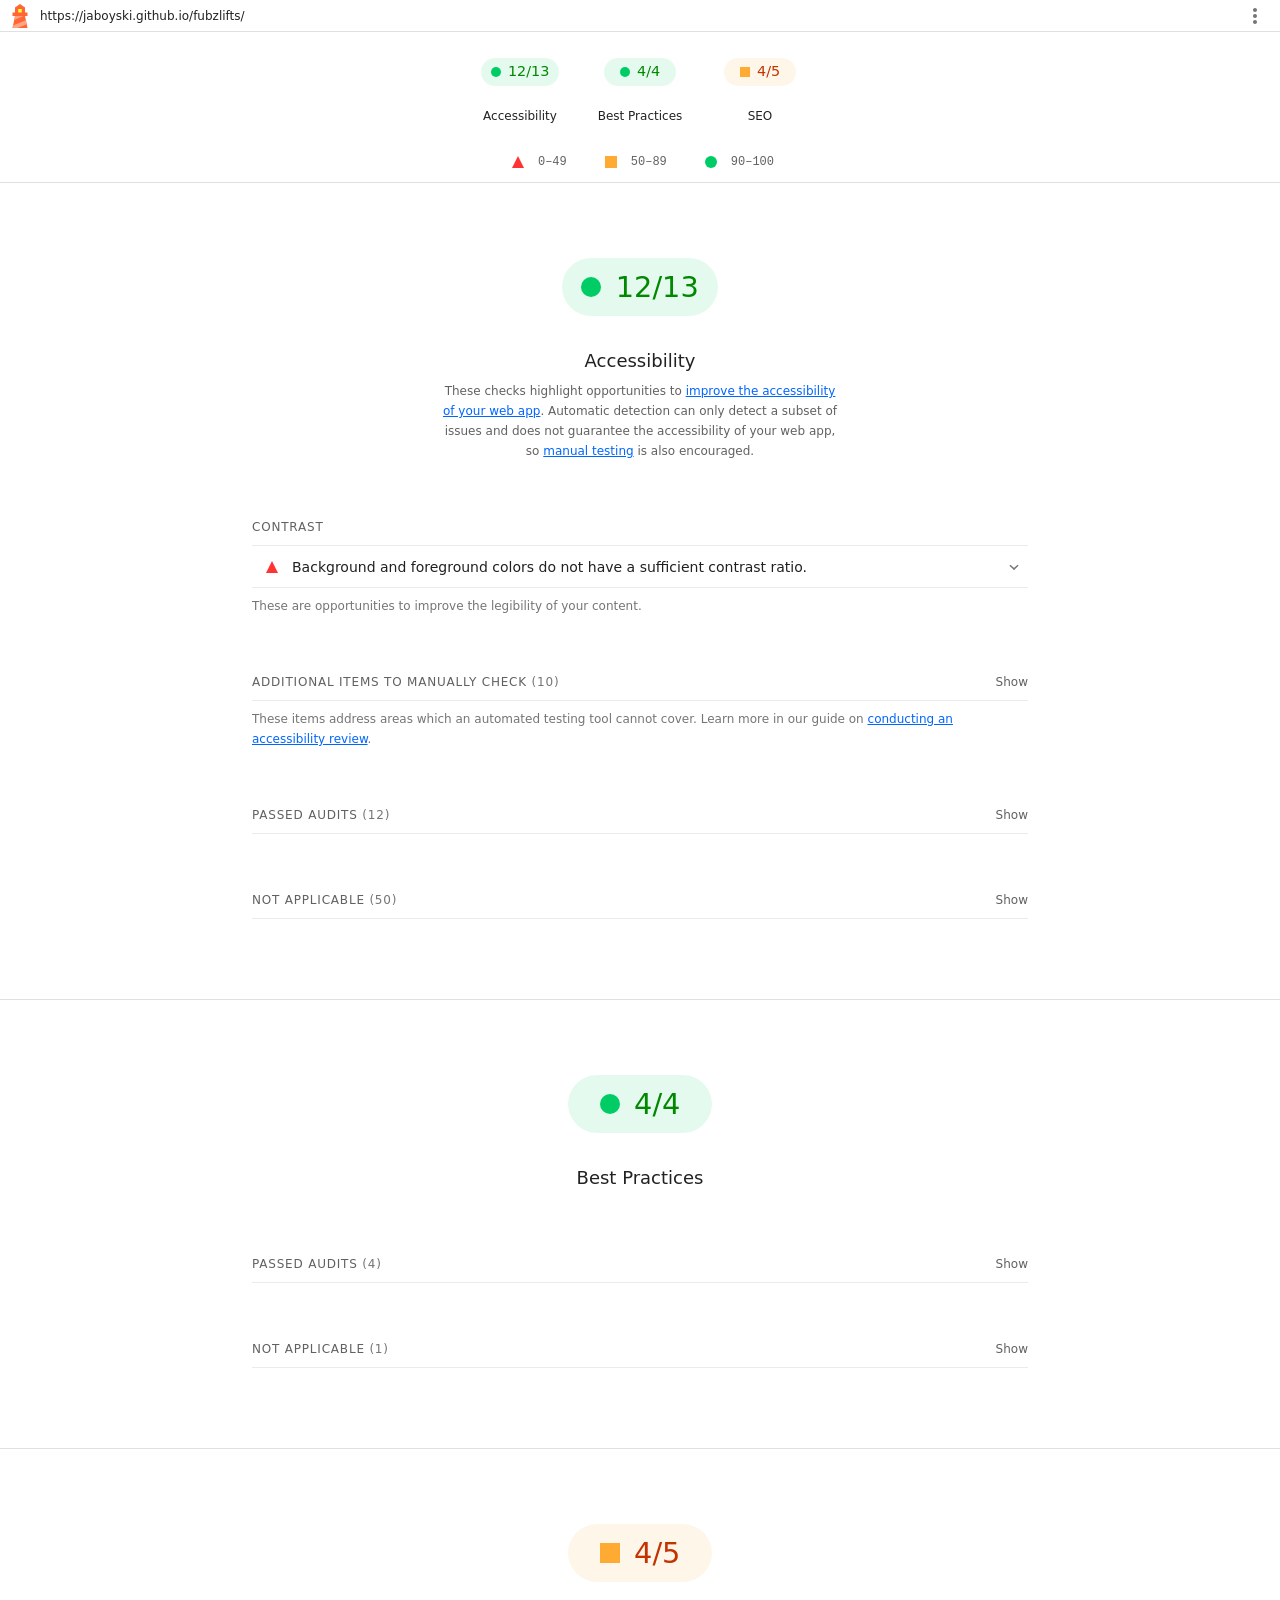
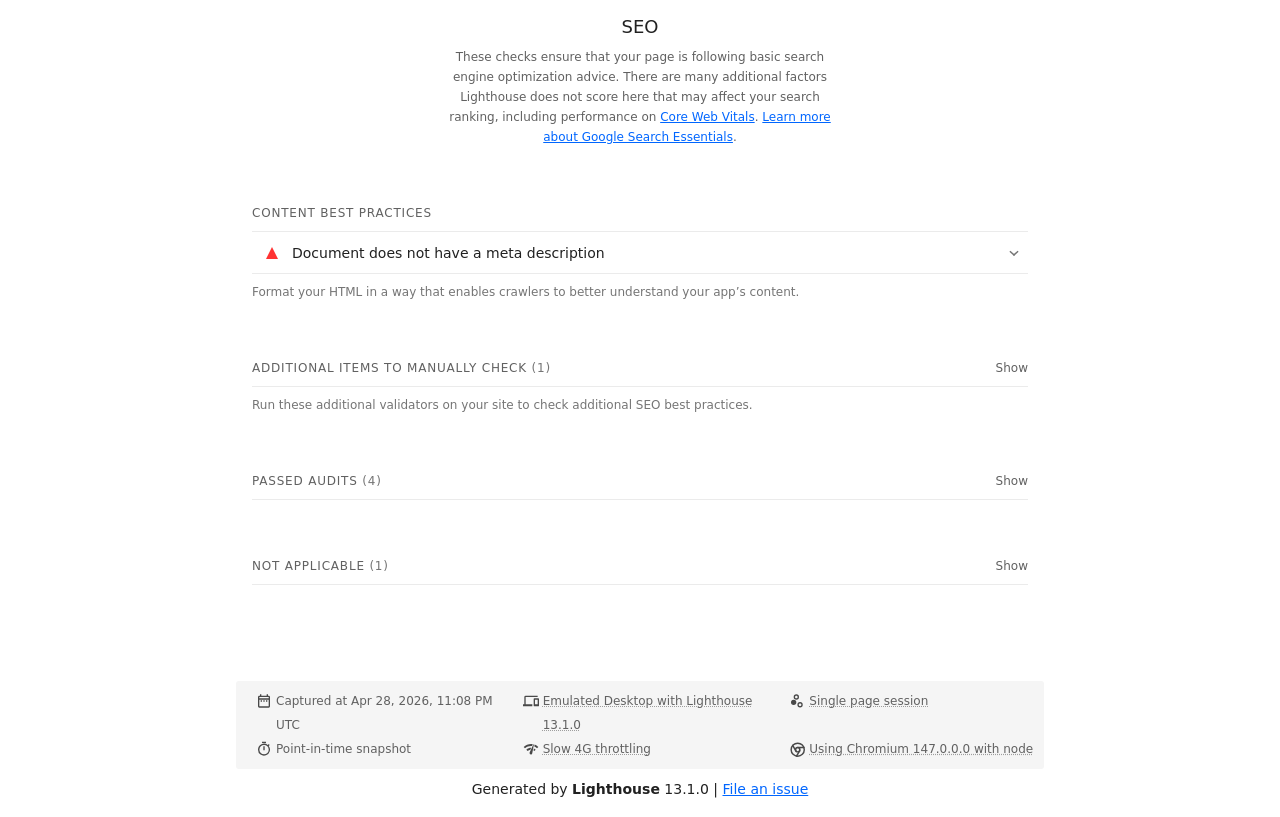
<file: audit/desktop-snap/report.html>
<!--
@license
Copyright 2018 Google LLC
SPDX-License-Identifier: Apache-2.0
-->
<!doctype html>
<html lang="en">
<head>
  <meta charset="utf-8">
  <meta name="viewport" content="width=device-width, initial-scale=1, minimum-scale=1">
  <link rel="icon" href='data:image/svg+xml;utf8,<svg fill="none" xmlns="http://www.w3.org/2000/svg" viewBox="0 0 48 48"><path d="m14 7 10-7 10 7v10h5v7h-5l5 24H9l5-24H9v-7h5V7Z" fill="%23F63"/><path d="M31.561 24H14l-1.689 8.105L31.561 24ZM18.983 48H9l1.022-4.907L35.723 32.27l1.663 7.98L18.983 48Z" fill="%23FFA385"/><path fill="%23FF3" d="M20.5 10h7v7h-7z"/></svg>'>
  <title>Lighthouse Report</title>
  <style>body {margin: 0}</style>
</head>
<body>
  <noscript>Lighthouse report requires JavaScript. Please enable.</noscript>

  <div id="lh-log"></div>

  <script>window.__LIGHTHOUSE_JSON__ = {"lighthouseVersion":"13.1.0","finalDisplayedUrl":"https://jaboyski.github.io/fubzlifts/","fetchTime":"2026-04-28T23:08:35.950Z","gatherMode":"snapshot","runWarnings":[],"userAgent":"Mozilla/5.0 (Windows NT 10.0; Win64; x64) AppleWebKit/537.36 (KHTML, like Gecko) Chrome/147.0.0.0 Safari/537.36","environment":{"hostUserAgent":"Mozilla/5.0 (Windows NT 10.0; Win64; x64) AppleWebKit/537.36 (KHTML, like Gecko) Chrome/147.0.0.0 Safari/537.36","benchmarkIndex":4896,"credits":{"axe-core":"4.11.2"}},"audits":{"image-aspect-ratio":{"id":"image-aspect-ratio","title":"Displays images with correct aspect ratio","description":"Image display dimensions should match natural aspect ratio. [Learn more about image aspect ratio](https://developer.chrome.com/docs/lighthouse/best-practices/image-aspect-ratio/).","score":1,"scoreDisplayMode":"binary","details":{"type":"table","headings":[{"key":"node","valueType":"node","label":""},{"key":"url","valueType":"url","label":"URL"},{"key":"displayedAspectRatio","valueType":"text","label":"Aspect Ratio (Displayed)"},{"key":"actualAspectRatio","valueType":"text","label":"Aspect Ratio (Actual)"}],"items":[]}},"image-size-responsive":{"id":"image-size-responsive","title":"Serves images with appropriate resolution","description":"Image natural dimensions should be proportional to the display size and the pixel ratio to maximize image clarity. [Learn how to provide responsive images](https://web.dev/articles/serve-responsive-images).","score":1,"scoreDisplayMode":"binary","details":{"type":"table","headings":[{"key":"node","valueType":"node","label":""},{"key":"url","valueType":"url","label":"URL"},{"key":"displayedSize","valueType":"text","label":"Displayed size"},{"key":"actualSize","valueType":"text","label":"Actual size"},{"key":"expectedSize","valueType":"text","label":"Expected size"}],"items":[]}},"accesskeys":{"id":"accesskeys","title":"`[accesskey]` values are unique","description":"Access keys let users quickly focus a part of the page. For proper navigation, each access key must be unique. [Learn more about access keys](https://dequeuniversity.com/rules/axe/4.11/accesskeys).","score":null,"scoreDisplayMode":"notApplicable"},"aria-allowed-attr":{"id":"aria-allowed-attr","title":"`[aria-*]` attributes match their roles","description":"Each ARIA `role` supports a specific subset of `aria-*` attributes. Mismatching these invalidates the `aria-*` attributes. [Learn how to match ARIA attributes to their roles](https://dequeuniversity.com/rules/axe/4.11/aria-allowed-attr).","score":null,"scoreDisplayMode":"notApplicable"},"aria-allowed-role":{"id":"aria-allowed-role","title":"Uses ARIA roles only on compatible elements","description":"Many HTML elements can only be assigned certain ARIA roles. Using ARIA roles where they are not allowed can interfere with the accessibility of the web page. [Learn more about ARIA roles](https://dequeuniversity.com/rules/axe/4.11/aria-allowed-role).","score":null,"scoreDisplayMode":"notApplicable"},"aria-command-name":{"id":"aria-command-name","title":"`button`, `link`, and `menuitem` elements have accessible names","description":"When an element doesn't have an accessible name, screen readers announce it with a generic name, making it unusable for users who rely on screen readers. [Learn how to make command elements more accessible](https://dequeuniversity.com/rules/axe/4.11/aria-command-name).","score":null,"scoreDisplayMode":"notApplicable"},"aria-conditional-attr":{"id":"aria-conditional-attr","title":"ARIA attributes are used as specified for the element's role","description":"Some ARIA attributes are only allowed on an element under certain conditions. [Learn more about conditional ARIA attributes](https://dequeuniversity.com/rules/axe/4.11/aria-conditional-attr).","score":null,"scoreDisplayMode":"notApplicable"},"aria-deprecated-role":{"id":"aria-deprecated-role","title":"Deprecated ARIA roles were not used","description":"Deprecated ARIA roles may not be processed correctly by assistive technology. [Learn more about deprecated ARIA roles](https://dequeuniversity.com/rules/axe/4.11/aria-deprecated-role).","score":null,"scoreDisplayMode":"notApplicable"},"aria-dialog-name":{"id":"aria-dialog-name","title":"Elements with `role=\"dialog\"` or `role=\"alertdialog\"` have accessible names.","description":"ARIA dialog elements without accessible names may prevent screen readers users from discerning the purpose of these elements. [Learn how to make ARIA dialog elements more accessible](https://dequeuniversity.com/rules/axe/4.11/aria-dialog-name).","score":null,"scoreDisplayMode":"notApplicable"},"aria-hidden-body":{"id":"aria-hidden-body","title":"`[aria-hidden=\"true\"]` is not present on the document `\u003cbody>`","description":"Assistive technologies, like screen readers, work inconsistently when `aria-hidden=\"true\"` is set on the document `\u003cbody>`. [Learn how `aria-hidden` affects the document body](https://dequeuniversity.com/rules/axe/4.11/aria-hidden-body).","score":1,"scoreDisplayMode":"binary","details":{"type":"table","headings":[{"key":"node","valueType":"node","subItemsHeading":{"key":"relatedNode","valueType":"node"},"label":"Failing Elements"}],"items":[]}},"aria-hidden-focus":{"id":"aria-hidden-focus","title":"`[aria-hidden=\"true\"]` elements do not contain focusable descendents","description":"Focusable descendents within an `[aria-hidden=\"true\"]` element prevent those interactive elements from being available to users of assistive technologies like screen readers. [Learn how `aria-hidden` affects focusable elements](https://dequeuniversity.com/rules/axe/4.11/aria-hidden-focus).","score":null,"scoreDisplayMode":"notApplicable"},"aria-input-field-name":{"id":"aria-input-field-name","title":"ARIA input fields have accessible names","description":"When an input field doesn't have an accessible name, screen readers announce it with a generic name, making it unusable for users who rely on screen readers. [Learn more about input field labels](https://dequeuniversity.com/rules/axe/4.11/aria-input-field-name).","score":null,"scoreDisplayMode":"notApplicable"},"aria-meter-name":{"id":"aria-meter-name","title":"ARIA `meter` elements have accessible names","description":"When a meter element doesn't have an accessible name, screen readers announce it with a generic name, making it unusable for users who rely on screen readers. [Learn how to name `meter` elements](https://dequeuniversity.com/rules/axe/4.11/aria-meter-name).","score":null,"scoreDisplayMode":"notApplicable"},"aria-progressbar-name":{"id":"aria-progressbar-name","title":"ARIA `progressbar` elements have accessible names","description":"When a `progressbar` element doesn't have an accessible name, screen readers announce it with a generic name, making it unusable for users who rely on screen readers. [Learn how to label `progressbar` elements](https://dequeuniversity.com/rules/axe/4.11/aria-progressbar-name).","score":null,"scoreDisplayMode":"notApplicable"},"aria-prohibited-attr":{"id":"aria-prohibited-attr","title":"Elements use only permitted ARIA attributes","description":"Using ARIA attributes in roles where they are prohibited can mean that important information is not communicated to users of assistive technologies. [Learn more about prohibited ARIA roles](https://dequeuniversity.com/rules/axe/4.11/aria-prohibited-attr).","score":null,"scoreDisplayMode":"notApplicable"},"aria-required-attr":{"id":"aria-required-attr","title":"`[role]`s have all required `[aria-*]` attributes","description":"Some ARIA roles have required attributes that describe the state of the element to screen readers. [Learn more about roles and required attributes](https://dequeuniversity.com/rules/axe/4.11/aria-required-attr).","score":null,"scoreDisplayMode":"notApplicable"},"aria-required-children":{"id":"aria-required-children","title":"Elements with an ARIA `[role]` that require children to contain a specific `[role]` have all required children.","description":"Some ARIA parent roles must contain specific child roles to perform their intended accessibility functions. [Learn more about roles and required children elements](https://dequeuniversity.com/rules/axe/4.11/aria-required-children).","score":null,"scoreDisplayMode":"notApplicable"},"aria-required-parent":{"id":"aria-required-parent","title":"`[role]`s are contained by their required parent element","description":"Some ARIA child roles must be contained by specific parent roles to properly perform their intended accessibility functions. [Learn more about ARIA roles and required parent element](https://dequeuniversity.com/rules/axe/4.11/aria-required-parent).","score":null,"scoreDisplayMode":"notApplicable"},"aria-roles":{"id":"aria-roles","title":"`[role]` values are valid","description":"ARIA roles must have valid values in order to perform their intended accessibility functions. [Learn more about valid ARIA roles](https://dequeuniversity.com/rules/axe/4.11/aria-roles).","score":null,"scoreDisplayMode":"notApplicable"},"aria-text":{"id":"aria-text","title":"Elements with the `role=text` attribute do not have focusable descendents.","description":"Adding `role=text` around a text node split by markup enables VoiceOver to treat it as one phrase, but the element's focusable descendents will not be announced. [Learn more about the `role=text` attribute](https://dequeuniversity.com/rules/axe/4.11/aria-text).","score":null,"scoreDisplayMode":"notApplicable"},"aria-toggle-field-name":{"id":"aria-toggle-field-name","title":"ARIA toggle fields have accessible names","description":"When a toggle field doesn't have an accessible name, screen readers announce it with a generic name, making it unusable for users who rely on screen readers. [Learn more about toggle fields](https://dequeuniversity.com/rules/axe/4.11/aria-toggle-field-name).","score":null,"scoreDisplayMode":"notApplicable"},"aria-tooltip-name":{"id":"aria-tooltip-name","title":"ARIA `tooltip` elements have accessible names","description":"When a tooltip element doesn't have an accessible name, screen readers announce it with a generic name, making it unusable for users who rely on screen readers. [Learn how to name `tooltip` elements](https://dequeuniversity.com/rules/axe/4.11/aria-tooltip-name).","score":null,"scoreDisplayMode":"notApplicable"},"aria-treeitem-name":{"id":"aria-treeitem-name","title":"ARIA `treeitem` elements have accessible names","description":"When a `treeitem` element doesn't have an accessible name, screen readers announce it with a generic name, making it unusable for users who rely on screen readers. [Learn more about labeling `treeitem` elements](https://dequeuniversity.com/rules/axe/4.11/aria-treeitem-name).","score":null,"scoreDisplayMode":"notApplicable"},"aria-valid-attr-value":{"id":"aria-valid-attr-value","title":"`[aria-*]` attributes have valid values","description":"Assistive technologies, like screen readers, can't interpret ARIA attributes with invalid values. [Learn more about valid values for ARIA attributes](https://dequeuniversity.com/rules/axe/4.11/aria-valid-attr-value).","score":null,"scoreDisplayMode":"notApplicable"},"aria-valid-attr":{"id":"aria-valid-attr","title":"`[aria-*]` attributes are valid and not misspelled","description":"Assistive technologies, like screen readers, can't interpret ARIA attributes with invalid names. [Learn more about valid ARIA attributes](https://dequeuniversity.com/rules/axe/4.11/aria-valid-attr).","score":null,"scoreDisplayMode":"notApplicable"},"button-name":{"id":"button-name","title":"Buttons have an accessible name","description":"When a button doesn't have an accessible name, screen readers announce it as \"button\", making it unusable for users who rely on screen readers. [Learn how to make buttons more accessible](https://dequeuniversity.com/rules/axe/4.11/button-name).","score":1,"scoreDisplayMode":"binary","details":{"type":"table","headings":[{"key":"node","valueType":"node","subItemsHeading":{"key":"relatedNode","valueType":"node"},"label":"Failing Elements"}],"items":[]}},"bypass":{"id":"bypass","title":"The page contains a heading, skip link, or landmark region","description":"Adding ways to bypass repetitive content lets keyboard users navigate the page more efficiently. [Learn more about bypass blocks](https://dequeuniversity.com/rules/axe/4.11/bypass).","score":null,"scoreDisplayMode":"notApplicable"},"color-contrast":{"id":"color-contrast","title":"Background and foreground colors do not have a sufficient contrast ratio.","description":"Low-contrast text is difficult or impossible for many users to read. [Learn how to provide sufficient color contrast](https://dequeuniversity.com/rules/axe/4.11/color-contrast).","score":0,"scoreDisplayMode":"binary","details":{"type":"table","headings":[{"key":"node","valueType":"node","subItemsHeading":{"key":"relatedNode","valueType":"node"},"label":"Failing Elements"}],"items":[{"node":{"type":"node","lhId":"1-0-SPAN","path":"1,HTML,1,BODY,12,DIV,0,DIV,0,DIV,9,DIV,0,SPAN","selector":"div.splash-screen > div.splash-card > div.splash-footer > span.splash-build","boundingRect":{"top":636,"bottom":654,"left":45,"right":202,"width":157,"height":18},"snippet":"\u003cspan class=\"splash-build\">","nodeLabel":"updated Apr 2, 2026 00:05:28","explanation":"Fix any of the following:\n  Element has insufficient color contrast of 1.74 (foreground color: #3d5066, background color: #1c2b3a, font size: 8.6pt (11.52px), font weight: normal). Expected contrast ratio of 4.5:1"},"subItems":{"type":"subitems","items":[{"relatedNode":{"type":"node","lhId":"1-1-DIV","path":"1,HTML,1,BODY,12,DIV,0,DIV,0,DIV","selector":"body > div#authSplash > div.splash-screen > div.splash-card","boundingRect":{"top":140,"bottom":683,"left":24,"right":388,"width":364,"height":543},"snippet":"\u003cdiv class=\"splash-card\">","nodeLabel":"FubzLifts\n\nSign in to sync with your crew.\n\nEMAIL\nPASSWORD\nREMEMBER ME\nSign In\n…"}}]}},{"node":{"type":"node","lhId":"1-2-A","path":"1,HTML,1,BODY,12,DIV,0,DIV,0,DIV,9,DIV,1,A","selector":"div.splash-screen > div.splash-card > div.splash-footer > a#splashCheckUpdate","boundingRect":{"top":636,"bottom":654,"left":278,"right":367,"width":89,"height":18},"snippet":"\u003ca id=\"splashCheckUpdate\" class=\"splash-update-link\">","nodeLabel":"Check for update","explanation":"Fix any of the following:\n  Element has insufficient color contrast of 1.74 (foreground color: #3d5066, background color: #1c2b3a, font size: 8.6pt (11.52px), font weight: normal). Expected contrast ratio of 4.5:1"},"subItems":{"type":"subitems","items":[{"relatedNode":{"type":"node","lhId":"1-1-DIV","path":"1,HTML,1,BODY,12,DIV,0,DIV,0,DIV","selector":"body > div#authSplash > div.splash-screen > div.splash-card","boundingRect":{"top":140,"bottom":683,"left":24,"right":388,"width":364,"height":543},"snippet":"\u003cdiv class=\"splash-card\">","nodeLabel":"FubzLifts\n\nSign in to sync with your crew.\n\nEMAIL\nPASSWORD\nREMEMBER ME\nSign In\n…"}}]}}],"debugData":{"type":"debugdata","impact":"serious","tags":["cat.color","wcag2aa","wcag143","TTv5","TT13.c","EN-301-549","EN-9.1.4.3","ACT","RGAAv4","RGAA-3.2.1"]}}},"definition-list":{"id":"definition-list","title":"`\u003cdl>`'s contain only properly-ordered `\u003cdt>` and `\u003cdd>` groups, `\u003cscript>`, `\u003ctemplate>` or `\u003cdiv>` elements.","description":"When definition lists are not properly marked up, screen readers may produce confusing or inaccurate output. [Learn how to structure definition lists correctly](https://dequeuniversity.com/rules/axe/4.11/definition-list).","score":null,"scoreDisplayMode":"notApplicable"},"dlitem":{"id":"dlitem","title":"Definition list items are wrapped in `\u003cdl>` elements","description":"Definition list items (`\u003cdt>` and `\u003cdd>`) must be wrapped in a parent `\u003cdl>` element to ensure that screen readers can properly announce them. [Learn how to structure definition lists correctly](https://dequeuniversity.com/rules/axe/4.11/dlitem).","score":null,"scoreDisplayMode":"notApplicable"},"document-title":{"id":"document-title","title":"Document has a `\u003ctitle>` element","description":"The title gives screen reader users an overview of the page, and search engine users rely on it heavily to determine if a page is relevant to their search. [Learn more about document titles](https://dequeuniversity.com/rules/axe/4.11/document-title).","score":1,"scoreDisplayMode":"binary","details":{"type":"table","headings":[{"key":"node","valueType":"node","subItemsHeading":{"key":"relatedNode","valueType":"node"},"label":"Failing Elements"}],"items":[]}},"duplicate-id-aria":{"id":"duplicate-id-aria","title":"ARIA IDs are unique","description":"The value of an ARIA ID must be unique to prevent other instances from being overlooked by assistive technologies. [Learn how to fix duplicate ARIA IDs](https://dequeuniversity.com/rules/axe/4.11/duplicate-id-aria).","score":null,"scoreDisplayMode":"notApplicable"},"empty-heading":{"id":"empty-heading","title":"All heading elements contain content.","description":"A heading with no content or inaccessible text prevent screen reader users from accessing information on the page's structure. [Learn more about headings](https://dequeuniversity.com/rules/axe/4.11/empty-heading).","score":null,"scoreDisplayMode":"notApplicable"},"form-field-multiple-labels":{"id":"form-field-multiple-labels","title":"No form fields have multiple labels","description":"Form fields with multiple labels can be confusingly announced by assistive technologies like screen readers which use either the first, the last, or all of the labels. [Learn how to use form labels](https://dequeuniversity.com/rules/axe/4.11/form-field-multiple-labels).","score":null,"scoreDisplayMode":"notApplicable"},"frame-title":{"id":"frame-title","title":"`\u003cframe>` or `\u003ciframe>` elements have a title","description":"Screen reader users rely on frame titles to describe the contents of frames. [Learn more about frame titles](https://dequeuniversity.com/rules/axe/4.11/frame-title).","score":null,"scoreDisplayMode":"notApplicable"},"heading-order":{"id":"heading-order","title":"Heading elements appear in a sequentially-descending order","description":"Properly ordered headings that do not skip levels convey the semantic structure of the page, making it easier to navigate and understand when using assistive technologies. [Learn more about heading order](https://dequeuniversity.com/rules/axe/4.11/heading-order).","score":1,"scoreDisplayMode":"binary","details":{"type":"table","headings":[{"key":"node","valueType":"node","subItemsHeading":{"key":"relatedNode","valueType":"node"},"label":"Failing Elements"}],"items":[]}},"html-has-lang":{"id":"html-has-lang","title":"`\u003chtml>` element has a `[lang]` attribute","description":"If a page doesn't specify a `lang` attribute, a screen reader assumes that the page is in the default language that the user chose when setting up the screen reader. If the page isn't actually in the default language, then the screen reader might not announce the page's text correctly. [Learn more about the `lang` attribute](https://dequeuniversity.com/rules/axe/4.11/html-has-lang).","score":1,"scoreDisplayMode":"binary","details":{"type":"table","headings":[{"key":"node","valueType":"node","subItemsHeading":{"key":"relatedNode","valueType":"node"},"label":"Failing Elements"}],"items":[]}},"html-lang-valid":{"id":"html-lang-valid","title":"`\u003chtml>` element has a valid value for its `[lang]` attribute","description":"Specifying a valid [BCP 47 language](https://www.w3.org/International/questions/qa-choosing-language-tags#question) helps screen readers announce text properly. [Learn how to use the `lang` attribute](https://dequeuniversity.com/rules/axe/4.11/html-lang-valid).","score":1,"scoreDisplayMode":"binary","details":{"type":"table","headings":[{"key":"node","valueType":"node","subItemsHeading":{"key":"relatedNode","valueType":"node"},"label":"Failing Elements"}],"items":[]}},"html-xml-lang-mismatch":{"id":"html-xml-lang-mismatch","title":"`\u003chtml>` element has an `[xml:lang]` attribute with the same base language as the `[lang]` attribute.","description":"If the webpage does not specify a consistent language, then the screen reader might not announce the page's text correctly. [Learn more about the `lang` attribute](https://dequeuniversity.com/rules/axe/4.11/html-xml-lang-mismatch).","score":null,"scoreDisplayMode":"notApplicable"},"identical-links-same-purpose":{"id":"identical-links-same-purpose","title":"Identical links have the same purpose.","description":"Links with the same destination should have the same description, to help users understand the link's purpose and decide whether to follow it. [Learn more about identical links](https://dequeuniversity.com/rules/axe/4.11/identical-links-same-purpose).","score":null,"scoreDisplayMode":"notApplicable"},"image-alt":{"id":"image-alt","title":"Image elements have `[alt]` attributes","description":"Informative elements should aim for short, descriptive alternate text. Decorative elements can be ignored with an empty alt attribute. [Learn more about the `alt` attribute](https://dequeuniversity.com/rules/axe/4.11/image-alt).","score":1,"scoreDisplayMode":"binary","details":{"type":"table","headings":[{"key":"node","valueType":"node","subItemsHeading":{"key":"relatedNode","valueType":"node"},"label":"Failing Elements"}],"items":[]}},"image-redundant-alt":{"id":"image-redundant-alt","title":"Image elements do not have `[alt]` attributes that are redundant text.","description":"Informative elements should aim for short, descriptive alternative text. Alternative text that is exactly the same as the text adjacent to the link or image is potentially confusing for screen reader users, because the text will be read twice. [Learn more about the `alt` attribute](https://dequeuniversity.com/rules/axe/4.11/image-redundant-alt).","score":null,"scoreDisplayMode":"notApplicable"},"input-button-name":{"id":"input-button-name","title":"Input buttons have discernible text.","description":"Adding discernable and accessible text to input buttons may help screen reader users understand the purpose of the input button. [Learn more about input buttons](https://dequeuniversity.com/rules/axe/4.11/input-button-name).","score":null,"scoreDisplayMode":"notApplicable"},"input-image-alt":{"id":"input-image-alt","title":"`\u003cinput type=\"image\">` elements have `[alt]` text","description":"When an image is being used as an `\u003cinput>` button, providing alternative text can help screen reader users understand the purpose of the button. [Learn about input image alt text](https://dequeuniversity.com/rules/axe/4.11/input-image-alt).","score":null,"scoreDisplayMode":"notApplicable"},"label-content-name-mismatch":{"id":"label-content-name-mismatch","title":"Elements with visible text labels have matching accessible names.","description":"Visible text labels that do not match the accessible name can result in a confusing experience for screen reader users. [Learn more about accessible names](https://dequeuniversity.com/rules/axe/4.11/label-content-name-mismatch).","score":null,"scoreDisplayMode":"notApplicable"},"label":{"id":"label","title":"Form elements have associated labels","description":"Labels ensure that form controls are announced properly by assistive technologies, like screen readers. [Learn more about form element labels](https://dequeuniversity.com/rules/axe/4.11/label).","score":1,"scoreDisplayMode":"binary","details":{"type":"table","headings":[{"key":"node","valueType":"node","subItemsHeading":{"key":"relatedNode","valueType":"node"},"label":"Failing Elements"}],"items":[]}},"landmark-one-main":{"id":"landmark-one-main","title":"Document has a main landmark.","description":"One main landmark helps screen reader users navigate a web page. [Learn more about landmarks](https://dequeuniversity.com/rules/axe/4.11/landmark-one-main).","score":1,"scoreDisplayMode":"binary","details":{"type":"table","headings":[{"key":"node","valueType":"node","subItemsHeading":{"key":"relatedNode","valueType":"node"},"label":"Failing Elements"}],"items":[]}},"link-name":{"id":"link-name","title":"Links have a discernible name","description":"Link text (and alternate text for images, when used as links) that is discernible, unique, and focusable improves the navigation experience for screen reader users. [Learn how to make links accessible](https://dequeuniversity.com/rules/axe/4.11/link-name).","score":null,"scoreDisplayMode":"notApplicable"},"link-in-text-block":{"id":"link-in-text-block","title":"Links are distinguishable without relying on color.","description":"Low-contrast text is difficult or impossible for many users to read. Link text that is discernible improves the experience for users with low vision. [Learn how to make links distinguishable](https://dequeuniversity.com/rules/axe/4.11/link-in-text-block).","score":null,"scoreDisplayMode":"notApplicable"},"list":{"id":"list","title":"Lists contain only `\u003cli>` elements and script supporting elements (`\u003cscript>` and `\u003ctemplate>`).","description":"Screen readers have a specific way of announcing lists. Ensuring proper list structure aids screen reader output. [Learn more about proper list structure](https://dequeuniversity.com/rules/axe/4.11/list).","score":null,"scoreDisplayMode":"notApplicable"},"listitem":{"id":"listitem","title":"List items (`\u003cli>`) are contained within `\u003cul>`, `\u003col>` or `\u003cmenu>` parent elements","description":"Screen readers require list items (`\u003cli>`) to be contained within a parent `\u003cul>`, `\u003col>` or `\u003cmenu>` to be announced properly. [Learn more about proper list structure](https://dequeuniversity.com/rules/axe/4.11/listitem).","score":null,"scoreDisplayMode":"notApplicable"},"meta-refresh":{"id":"meta-refresh","title":"The document does not use `\u003cmeta http-equiv=\"refresh\">`","description":"Users do not expect a page to refresh automatically, and doing so will move focus back to the top of the page. This may create a frustrating or confusing experience. [Learn more about the refresh meta tag](https://dequeuniversity.com/rules/axe/4.11/meta-refresh).","score":null,"scoreDisplayMode":"notApplicable"},"meta-viewport":{"id":"meta-viewport","title":"`[user-scalable=\"no\"]` is not used in the `\u003cmeta name=\"viewport\">` element and the `[maximum-scale]` attribute is not less than 5.","description":"Disabling zooming is problematic for users with low vision who rely on screen magnification to properly see the contents of a web page. [Learn more about the viewport meta tag](https://dequeuniversity.com/rules/axe/4.11/meta-viewport).","score":1,"scoreDisplayMode":"binary","details":{"type":"table","headings":[{"key":"node","valueType":"node","subItemsHeading":{"key":"relatedNode","valueType":"node"},"label":"Failing Elements"}],"items":[]}},"object-alt":{"id":"object-alt","title":"`\u003cobject>` elements have alternate text","description":"Screen readers cannot translate non-text content. Adding alternate text to `\u003cobject>` elements helps screen readers convey meaning to users. [Learn more about alt text for `object` elements](https://dequeuniversity.com/rules/axe/4.11/object-alt).","score":null,"scoreDisplayMode":"notApplicable"},"select-name":{"id":"select-name","title":"Select elements have associated label elements.","description":"Form elements without effective labels can create frustrating experiences for screen reader users. [Learn more about the `select` element](https://dequeuniversity.com/rules/axe/4.11/select-name).","score":null,"scoreDisplayMode":"notApplicable"},"skip-link":{"id":"skip-link","title":"Skip links are focusable.","description":"Including a skip link can help users skip to the main content to save time. [Learn more about skip links](https://dequeuniversity.com/rules/axe/4.11/skip-link).","score":null,"scoreDisplayMode":"notApplicable"},"tabindex":{"id":"tabindex","title":"No element has a `[tabindex]` value greater than 0","description":"A value greater than 0 implies an explicit navigation ordering. Although technically valid, this often creates frustrating experiences for users who rely on assistive technologies. [Learn more about the `tabindex` attribute](https://dequeuniversity.com/rules/axe/4.11/tabindex).","score":null,"scoreDisplayMode":"notApplicable"},"table-duplicate-name":{"id":"table-duplicate-name","title":"Tables have different content in the summary attribute and `\u003ccaption>`.","description":"The summary attribute should describe the table structure, while `\u003ccaption>` should have the onscreen title. Accurate table mark-up helps users of screen readers. [Learn more about summary and caption](https://dequeuniversity.com/rules/axe/4.11/table-duplicate-name).","score":null,"scoreDisplayMode":"notApplicable"},"table-fake-caption":{"id":"table-fake-caption","title":"Tables use `\u003ccaption>` instead of cells with the `[colspan]` attribute to indicate a caption.","description":"Screen readers have features to make navigating tables easier. Ensuring that tables use the actual caption element instead of cells with the `[colspan]` attribute may improve the experience for screen reader users. [Learn more about captions](https://dequeuniversity.com/rules/axe/4.11/table-fake-caption).","score":null,"scoreDisplayMode":"notApplicable"},"target-size":{"id":"target-size","title":"Touch targets have sufficient size and spacing.","description":"Touch targets with sufficient size and spacing help users who may have difficulty targeting small controls to activate the targets. [Learn more about touch targets](https://dequeuniversity.com/rules/axe/4.11/target-size).","score":1,"scoreDisplayMode":"binary","details":{"type":"table","headings":[{"key":"node","valueType":"node","subItemsHeading":{"key":"relatedNode","valueType":"node"},"label":"Failing Elements"}],"items":[]}},"td-has-header":{"id":"td-has-header","title":"`\u003ctd>` elements in a large `\u003ctable>` have one or more table headers.","description":"Screen readers have features to make navigating tables easier. Ensuring that `\u003ctd>` elements in a large table (3 or more cells in width and height) have an associated table header may improve the experience for screen reader users. [Learn more about table headers](https://dequeuniversity.com/rules/axe/4.11/td-has-header).","score":null,"scoreDisplayMode":"notApplicable"},"td-headers-attr":{"id":"td-headers-attr","title":"Cells in a `\u003ctable>` element that use the `[headers]` attribute refer to table cells within the same table.","description":"Screen readers have features to make navigating tables easier. Ensuring `\u003ctd>` cells using the `[headers]` attribute only refer to other cells in the same table may improve the experience for screen reader users. [Learn more about the `headers` attribute](https://dequeuniversity.com/rules/axe/4.11/td-headers-attr).","score":null,"scoreDisplayMode":"notApplicable"},"th-has-data-cells":{"id":"th-has-data-cells","title":"`\u003cth>` elements and elements with `[role=\"columnheader\"/\"rowheader\"]` have data cells they describe.","description":"Screen readers have features to make navigating tables easier. Ensuring table headers always refer to some set of cells may improve the experience for screen reader users. [Learn more about table headers](https://dequeuniversity.com/rules/axe/4.11/th-has-data-cells).","score":null,"scoreDisplayMode":"notApplicable"},"valid-lang":{"id":"valid-lang","title":"`[lang]` attributes have a valid value","description":"Specifying a valid [BCP 47 language](https://www.w3.org/International/questions/qa-choosing-language-tags#question) on elements helps ensure that text is pronounced correctly by a screen reader. [Learn how to use the `lang` attribute](https://dequeuniversity.com/rules/axe/4.11/valid-lang).","score":null,"scoreDisplayMode":"notApplicable"},"video-caption":{"id":"video-caption","title":"`\u003cvideo>` elements contain a `\u003ctrack>` element with `[kind=\"captions\"]`","description":"When a video provides a caption it is easier for deaf and hearing impaired users to access its information. [Learn more about video captions](https://dequeuniversity.com/rules/axe/4.11/video-caption).","score":null,"scoreDisplayMode":"notApplicable"},"custom-controls-labels":{"id":"custom-controls-labels","title":"Custom controls have associated labels","description":"Custom interactive controls have associated labels, provided by aria-label or aria-labelledby. [Learn more about custom controls and labels](https://developer.chrome.com/docs/lighthouse/accessibility/custom-controls-labels/).","score":null,"scoreDisplayMode":"manual"},"custom-controls-roles":{"id":"custom-controls-roles","title":"Custom controls have ARIA roles","description":"Custom interactive controls have appropriate ARIA roles. [Learn how to add roles to custom controls](https://developer.chrome.com/docs/lighthouse/accessibility/custom-control-roles/).","score":null,"scoreDisplayMode":"manual"},"focus-traps":{"id":"focus-traps","title":"User focus is not accidentally trapped in a region","description":"A user can tab into and out of any control or region without accidentally trapping their focus. [Learn how to avoid focus traps](https://developer.chrome.com/docs/lighthouse/accessibility/focus-traps/).","score":null,"scoreDisplayMode":"manual"},"focusable-controls":{"id":"focusable-controls","title":"Interactive controls are keyboard focusable","description":"Custom interactive controls are keyboard focusable and display a focus indicator. [Learn how to make custom controls focusable](https://developer.chrome.com/docs/lighthouse/accessibility/focusable-controls/).","score":null,"scoreDisplayMode":"manual"},"interactive-element-affordance":{"id":"interactive-element-affordance","title":"Interactive elements indicate their purpose and state","description":"Interactive elements, such as links and buttons, should indicate their state and be distinguishable from non-interactive elements. [Learn how to decorate interactive elements with affordance hints](https://developer.chrome.com/docs/lighthouse/accessibility/interactive-element-affordance/).","score":null,"scoreDisplayMode":"manual"},"logical-tab-order":{"id":"logical-tab-order","title":"The page has a logical tab order","description":"Tabbing through the page follows the visual layout. Users cannot focus elements that are offscreen. [Learn more about logical tab ordering](https://developer.chrome.com/docs/lighthouse/accessibility/logical-tab-order/).","score":null,"scoreDisplayMode":"manual"},"managed-focus":{"id":"managed-focus","title":"The user's focus is directed to new content added to the page","description":"If new content, such as a dialog, is added to the page, the user's focus is directed to it. [Learn how to direct focus to new content](https://developer.chrome.com/docs/lighthouse/accessibility/managed-focus/).","score":null,"scoreDisplayMode":"manual"},"offscreen-content-hidden":{"id":"offscreen-content-hidden","title":"Offscreen content is hidden from assistive technology","description":"Offscreen content is hidden with display: none or aria-hidden=true. [Learn how to properly hide offscreen content](https://developer.chrome.com/docs/lighthouse/accessibility/offscreen-content-hidden/).","score":null,"scoreDisplayMode":"manual"},"use-landmarks":{"id":"use-landmarks","title":"HTML5 landmark elements are used to improve navigation","description":"Landmark elements (`\u003cmain>`, `\u003cnav>`, etc.) are used to improve the keyboard navigation of the page for assistive technology. [Learn more about landmark elements](https://developer.chrome.com/docs/lighthouse/accessibility/use-landmarks/).","score":null,"scoreDisplayMode":"manual"},"visual-order-follows-dom":{"id":"visual-order-follows-dom","title":"Visual order on the page follows DOM order","description":"DOM order matches the visual order, improving navigation for assistive technology. [Learn more about DOM and visual ordering](https://developer.chrome.com/docs/lighthouse/accessibility/visual-order-follows-dom/).","score":null,"scoreDisplayMode":"manual"},"autocomplete-valid":{"id":"autocomplete-valid","title":"`autocomplete` attributes are used correctly","description":"The `autocomplete` attribute values must be valid and correctly applied for screen readers to function correctly. [Learn more about valid autocomplete values](https://dequeuniversity.com/rules/axe/4.11/autocomplete-valid).","score":1,"scoreDisplayMode":"binary","details":{"type":"table","headings":[{"key":"node","valueType":"node","subItemsHeading":{"key":"relatedNode","valueType":"node"},"label":"Failing Elements"}],"items":[]}},"presentation-role-conflict":{"id":"presentation-role-conflict","title":"Elements with `role=\"none\"` or `role=\"presentation\"` do not have conflicts","description":"There are certain cases where the semantic role of an element with `role=\"none\"` or `role=\"presentation\"` does not resolve to none or presentation. To ensure the element remains removed from the accessibility tree, you should not add any global ARIA attributes to the element or make it focusable. [Learn more about presentation role conflict](https://dequeuniversity.com/rules/axe/4.11/presentation-role-conflict).","score":null,"scoreDisplayMode":"notApplicable"},"svg-img-alt":{"id":"svg-img-alt","title":"SVG elements with an `img` role have an accessible text alternative","description":"Ensures SVG elements with an `img`, `graphics-document` or `graphics-symbol` role have an accessible text alternative. [Learn more about SVG alt text](https://dequeuniversity.com/rules/axe/4.11/svg-img-alt).","score":null,"scoreDisplayMode":"notApplicable"},"doctype":{"id":"doctype","title":"Page has the HTML doctype","description":"Specifying a doctype prevents the browser from switching to quirks-mode. [Learn more about the doctype declaration](https://developer.chrome.com/docs/lighthouse/best-practices/doctype/).","score":1,"scoreDisplayMode":"binary"},"js-libraries":{"id":"js-libraries","title":"Detected JavaScript libraries","description":"All front-end JavaScript libraries detected on the page. [Learn more about this JavaScript library detection diagnostic audit](https://developer.chrome.com/docs/lighthouse/best-practices/js-libraries/).","score":null,"scoreDisplayMode":"notApplicable"},"paste-preventing-inputs":{"id":"paste-preventing-inputs","title":"Allows users to paste into input fields","description":"Preventing input pasting is a bad practice for the UX, and weakens security by blocking password managers.[Learn more about user-friendly input fields](https://developer.chrome.com/docs/lighthouse/best-practices/paste-preventing-inputs/).","score":1,"scoreDisplayMode":"binary","details":{"type":"table","headings":[{"key":"node","valueType":"node","label":"Failing Elements"}],"items":[]}},"meta-description":{"id":"meta-description","title":"Document does not have a meta description","description":"Meta descriptions may be included in search results to concisely summarize page content. [Learn more about the meta description](https://developer.chrome.com/docs/lighthouse/seo/meta-description/).","score":0,"scoreDisplayMode":"binary"},"link-text":{"id":"link-text","title":"Links have descriptive text","description":"Descriptive link text helps search engines understand your content. [Learn how to make links more accessible](https://developer.chrome.com/docs/lighthouse/seo/link-text/).","score":1,"scoreDisplayMode":"binary","details":{"type":"table","headings":[{"key":"href","valueType":"url","label":"Link destination"},{"key":"text","valueType":"text","label":"Link Text"}],"items":[]}},"crawlable-anchors":{"id":"crawlable-anchors","title":"Links are crawlable","description":"Search engines may use `href` attributes on links to crawl websites. Ensure that the `href` attribute of anchor elements links to an appropriate destination, so more pages of the site can be discovered. [Learn how to make links crawlable](https://support.google.com/webmasters/answer/9112205)","score":1,"scoreDisplayMode":"binary","details":{"type":"table","headings":[{"key":"node","valueType":"node","label":"Uncrawlable Link"}],"items":[]}},"robots-txt":{"id":"robots-txt","title":"robots.txt is valid","description":"If your robots.txt file is malformed, crawlers may not be able to understand how you want your website to be crawled or indexed. [Learn more about robots.txt](https://developer.chrome.com/docs/lighthouse/seo/invalid-robots-txt/).","score":null,"scoreDisplayMode":"notApplicable"},"structured-data":{"id":"structured-data","title":"Structured data is valid","description":"Run the [Structured Data Testing Tool](https://developers.google.com/search/docs/appearance/structured-data/) to validate structured data. [Learn more about Structured Data](https://developer.chrome.com/docs/lighthouse/seo/structured-data/).","score":null,"scoreDisplayMode":"manual"}},"configSettings":{"output":["json","html"],"maxWaitForFcp":30000,"maxWaitForLoad":30000,"pauseAfterFcpMs":1000,"pauseAfterLoadMs":1000,"networkQuietThresholdMs":1000,"cpuQuietThresholdMs":1000,"formFactor":"desktop","throttling":{"rttMs":150,"throughputKbps":1638.4,"requestLatencyMs":562.5,"downloadThroughputKbps":1474.5600000000002,"uploadThroughputKbps":675,"cpuSlowdownMultiplier":4},"throttlingMethod":"simulate","screenEmulation":{"mobile":false,"width":1350,"height":940,"deviceScaleFactor":1,"disabled":false},"emulatedUserAgent":"Mozilla/5.0 (Linux; Android 11; moto g power (2022)) AppleWebKit/537.36 (KHTML, like Gecko) Chrome/136.0.0.0 Mobile Safari/537.36","auditMode":false,"gatherMode":false,"clearStorageTypes":["file_systems","shader_cache","service_workers","cache_storage"],"disableStorageReset":false,"debugNavigation":false,"channel":"node","usePassiveGathering":false,"disableFullPageScreenshot":false,"skipAboutBlank":false,"blankPage":"about:blank","ignoreStatusCode":false,"locale":"en-US","blockedUrlPatterns":null,"additionalTraceCategories":null,"extraHeaders":null,"precomputedLanternData":null,"onlyAudits":null,"onlyCategories":["accessibility","seo","best-practices"],"skipAudits":null},"categories":{"accessibility":{"title":"Accessibility","description":"These checks highlight opportunities to [improve the accessibility of your web app](https://developer.chrome.com/docs/lighthouse/accessibility/). Automatic detection can only detect a subset of issues and does not guarantee the accessibility of your web app, so [manual testing](https://web.dev/articles/how-to-review) is also encouraged.","manualDescription":"These items address areas which an automated testing tool cannot cover. Learn more in our guide on [conducting an accessibility review](https://web.dev/articles/how-to-review).","supportedModes":["navigation","snapshot"],"auditRefs":[{"id":"accesskeys","weight":0,"group":"a11y-navigation"},{"id":"aria-allowed-attr","weight":0,"group":"a11y-aria"},{"id":"aria-command-name","weight":0,"group":"a11y-aria"},{"id":"aria-conditional-attr","weight":0,"group":"a11y-aria"},{"id":"aria-deprecated-role","weight":0,"group":"a11y-aria"},{"id":"aria-dialog-name","weight":0,"group":"a11y-aria"},{"id":"aria-hidden-body","weight":10,"group":"a11y-aria"},{"id":"aria-hidden-focus","weight":0,"group":"a11y-aria"},{"id":"aria-input-field-name","weight":0,"group":"a11y-aria"},{"id":"aria-meter-name","weight":0,"group":"a11y-aria"},{"id":"aria-progressbar-name","weight":0,"group":"a11y-aria"},{"id":"aria-prohibited-attr","weight":0,"group":"a11y-aria"},{"id":"aria-required-attr","weight":0,"group":"a11y-aria"},{"id":"aria-required-children","weight":0,"group":"a11y-aria"},{"id":"aria-required-parent","weight":0,"group":"a11y-aria"},{"id":"aria-roles","weight":0,"group":"a11y-aria"},{"id":"aria-text","weight":0,"group":"a11y-aria"},{"id":"aria-toggle-field-name","weight":0,"group":"a11y-aria"},{"id":"aria-tooltip-name","weight":0,"group":"a11y-aria"},{"id":"aria-treeitem-name","weight":0,"group":"a11y-aria"},{"id":"aria-valid-attr-value","weight":0,"group":"a11y-aria"},{"id":"aria-valid-attr","weight":0,"group":"a11y-aria"},{"id":"button-name","weight":10,"group":"a11y-names-labels"},{"id":"bypass","weight":0,"group":"a11y-navigation"},{"id":"color-contrast","weight":7,"group":"a11y-color-contrast"},{"id":"definition-list","weight":0,"group":"a11y-tables-lists"},{"id":"dlitem","weight":0,"group":"a11y-tables-lists"},{"id":"document-title","weight":7,"group":"a11y-names-labels"},{"id":"duplicate-id-aria","weight":0,"group":"a11y-aria"},{"id":"form-field-multiple-labels","weight":0,"group":"a11y-names-labels"},{"id":"frame-title","weight":0,"group":"a11y-names-labels"},{"id":"heading-order","weight":3,"group":"a11y-navigation"},{"id":"html-has-lang","weight":7,"group":"a11y-language"},{"id":"html-lang-valid","weight":7,"group":"a11y-language"},{"id":"html-xml-lang-mismatch","weight":0,"group":"a11y-language"},{"id":"image-alt","weight":10,"group":"a11y-names-labels"},{"id":"input-button-name","weight":0,"group":"a11y-names-labels"},{"id":"input-image-alt","weight":0,"group":"a11y-names-labels"},{"id":"label","weight":10,"group":"a11y-names-labels"},{"id":"link-in-text-block","weight":0,"group":"a11y-color-contrast"},{"id":"link-name","weight":0,"group":"a11y-names-labels"},{"id":"list","weight":0,"group":"a11y-tables-lists"},{"id":"listitem","weight":0,"group":"a11y-tables-lists"},{"id":"meta-refresh","weight":0,"group":"a11y-best-practices"},{"id":"meta-viewport","weight":10,"group":"a11y-best-practices"},{"id":"object-alt","weight":0,"group":"a11y-names-labels"},{"id":"select-name","weight":0,"group":"a11y-names-labels"},{"id":"skip-link","weight":0,"group":"a11y-names-labels"},{"id":"tabindex","weight":0,"group":"a11y-navigation"},{"id":"target-size","weight":7,"group":"a11y-best-practices"},{"id":"td-headers-attr","weight":0,"group":"a11y-tables-lists"},{"id":"th-has-data-cells","weight":0,"group":"a11y-tables-lists"},{"id":"valid-lang","weight":0,"group":"a11y-language"},{"id":"video-caption","weight":0,"group":"a11y-audio-video"},{"id":"landmark-one-main","weight":3,"group":"a11y-best-practices"},{"id":"autocomplete-valid","weight":1,"group":"a11y-best-practices"},{"id":"presentation-role-conflict","weight":0,"group":"a11y-best-practices"},{"id":"svg-img-alt","weight":0,"group":"a11y-best-practices"},{"id":"focusable-controls","weight":0},{"id":"interactive-element-affordance","weight":0},{"id":"logical-tab-order","weight":0},{"id":"visual-order-follows-dom","weight":0},{"id":"focus-traps","weight":0},{"id":"managed-focus","weight":0},{"id":"use-landmarks","weight":0},{"id":"offscreen-content-hidden","weight":0},{"id":"custom-controls-labels","weight":0},{"id":"custom-controls-roles","weight":0},{"id":"table-duplicate-name","weight":0,"group":"a11y-best-practices"},{"id":"empty-heading","weight":0,"group":"a11y-best-practices"},{"id":"aria-allowed-role","weight":0,"group":"a11y-best-practices"},{"id":"image-redundant-alt","weight":0,"group":"a11y-names-labels"},{"id":"identical-links-same-purpose","weight":0,"group":"a11y-best-practices"},{"id":"label-content-name-mismatch","weight":0,"group":"hidden"},{"id":"table-fake-caption","weight":0,"group":"hidden"},{"id":"td-has-header","weight":0,"group":"hidden"}],"id":"accessibility","score":0.92},"best-practices":{"title":"Best Practices","supportedModes":["navigation","timespan","snapshot"],"auditRefs":[{"id":"paste-preventing-inputs","weight":3,"group":"best-practices-ux"},{"id":"image-aspect-ratio","weight":1,"group":"best-practices-ux"},{"id":"image-size-responsive","weight":1,"group":"best-practices-ux"},{"id":"doctype","weight":1,"group":"best-practices-browser-compat"},{"id":"js-libraries","weight":0,"group":"best-practices-general"}],"id":"best-practices","score":1},"seo":{"title":"SEO","description":"These checks ensure that your page is following basic search engine optimization advice. There are many additional factors Lighthouse does not score here that may affect your search ranking, including performance on [Core Web Vitals](https://web.dev/explore/vitals). [Learn more about Google Search Essentials](https://support.google.com/webmasters/answer/35769).","manualDescription":"Run these additional validators on your site to check additional SEO best practices.","supportedModes":["navigation","snapshot"],"auditRefs":[{"id":"document-title","weight":1,"group":"seo-content"},{"id":"meta-description","weight":1,"group":"seo-content"},{"id":"link-text","weight":1,"group":"seo-content"},{"id":"crawlable-anchors","weight":1,"group":"seo-crawl"},{"id":"robots-txt","weight":0,"group":"seo-crawl"},{"id":"image-alt","weight":1,"group":"seo-content"},{"id":"structured-data","weight":0}],"id":"seo","score":0.8}},"categoryGroups":{"metrics":{"title":"Metrics"},"insights":{"title":"Insights","description":"These insights are also available in the Chrome DevTools Performance Panel - [record a trace](https://developer.chrome.com/docs/devtools/performance/reference) to view more detailed information."},"diagnostics":{"title":"Diagnostics","description":"More information about the performance of your application. These numbers don't [directly affect](https://developer.chrome.com/docs/lighthouse/performance/performance-scoring/) the Performance score."},"a11y-best-practices":{"title":"Best practices","description":"These items highlight common accessibility best practices."},"a11y-color-contrast":{"title":"Contrast","description":"These are opportunities to improve the legibility of your content."},"a11y-names-labels":{"title":"Names and labels","description":"These are opportunities to improve the semantics of the controls in your application. This may enhance the experience for users of assistive technology, like a screen reader."},"a11y-navigation":{"title":"Navigation","description":"These are opportunities to improve keyboard navigation in your application."},"a11y-aria":{"title":"ARIA","description":"These are opportunities to improve the usage of ARIA in your application which may enhance the experience for users of assistive technology, like a screen reader."},"a11y-language":{"title":"Internationalization and localization","description":"These are opportunities to improve the interpretation of your content by users in different locales."},"a11y-audio-video":{"title":"Audio and video","description":"These are opportunities to provide alternative content for audio and video. This may improve the experience for users with hearing or vision impairments."},"a11y-tables-lists":{"title":"Tables and lists","description":"These are opportunities to improve the experience of reading tabular or list data using assistive technology, like a screen reader."},"seo-mobile":{"title":"Mobile Friendly","description":"Make sure your pages are mobile friendly so users don’t have to pinch or zoom in order to read the content pages. [Learn how to make pages mobile-friendly](https://developers.google.com/search/mobile-sites/)."},"seo-content":{"title":"Content Best Practices","description":"Format your HTML in a way that enables crawlers to better understand your app’s content."},"seo-crawl":{"title":"Crawling and Indexing","description":"To appear in search results, crawlers need access to your app."},"best-practices-trust-safety":{"title":"Trust and Safety"},"best-practices-ux":{"title":"User Experience"},"best-practices-browser-compat":{"title":"Browser Compatibility"},"best-practices-general":{"title":"General"},"hidden":{"title":""}},"stackPacks":[],"timing":{"entries":[{"startTime":191423.65,"name":"lh:config","duration":93.94,"entryType":"measure"},{"startTime":191423.9,"name":"lh:config:resolveArtifactsToDefns","duration":0.19,"entryType":"measure"},{"startTime":191517.64,"name":"lh:driver:connect","duration":4.71,"entryType":"measure"},{"startTime":191522.38,"name":"lh:runner:gather","duration":1121.92,"entryType":"measure"},{"startTime":191522.39,"name":"lh:gather:getBenchmarkIndex","duration":1001.58,"entryType":"measure"},{"startTime":192523.99,"name":"lh:gather:getVersion","duration":0.99,"entryType":"measure"},{"startTime":192525.03,"name":"lh:gather:getDevicePixelRatio","duration":1.82,"entryType":"measure"},{"startTime":192526.92,"name":"lh:gather:getArtifact:Accessibility","duration":71.88,"entryType":"measure"},{"startTime":192598.83,"name":"lh:gather:getArtifact:AnchorElements","duration":4.13,"entryType":"measure"},{"startTime":192602.98,"name":"lh:gather:getArtifact:Doctype","duration":0.8,"entryType":"measure"},{"startTime":192603.8,"name":"lh:gather:getArtifact:Inputs","duration":2.29,"entryType":"measure"},{"startTime":192606.1,"name":"lh:gather:getArtifact:ImageElements","duration":10.34,"entryType":"measure"},{"startTime":192616.46,"name":"lh:gather:getArtifact:MetaElements","duration":1.68,"entryType":"measure"},{"startTime":192618.15,"name":"lh:gather:getArtifact:NetworkUserAgent","duration":0,"entryType":"measure"},{"startTime":192618.16,"name":"lh:gather:getArtifact:RobotsTxt","duration":17.72,"entryType":"measure"},{"startTime":192635.91,"name":"lh:gather:getArtifact:Stacks","duration":7,"entryType":"measure"},{"startTime":192635.92,"name":"lh:gather:collectStacks","duration":6.98,"entryType":"measure"},{"startTime":192642.92,"name":"lh:gather:getArtifact:ViewportDimensions","duration":0.54,"entryType":"measure"},{"startTime":192643.47,"name":"lh:gather:getArtifact:FullPageScreenshot","duration":0,"entryType":"measure"},{"startTime":192644.32,"name":"lh:runner:audit","duration":108.53,"entryType":"measure"},{"startTime":192644.32,"name":"lh:runner:auditing","duration":108.43,"entryType":"measure"},{"startTime":192644.51,"name":"lh:audit:image-aspect-ratio","duration":0.42,"entryType":"measure"},{"startTime":192645.03,"name":"lh:audit:image-size-responsive","duration":0.38,"entryType":"measure"},{"startTime":192645.52,"name":"lh:audit:accesskeys","duration":0.35,"entryType":"measure"},{"startTime":192645.96,"name":"lh:audit:aria-allowed-attr","duration":0.38,"entryType":"measure"},{"startTime":192646.44,"name":"lh:audit:aria-allowed-role","duration":0.4,"entryType":"measure"},{"startTime":192646.95,"name":"lh:audit:aria-command-name","duration":0.46,"entryType":"measure"},{"startTime":192647.51,"name":"lh:audit:aria-conditional-attr","duration":0.47,"entryType":"measure"},{"startTime":192648.08,"name":"lh:audit:aria-deprecated-role","duration":0.49,"entryType":"measure"},{"startTime":192648.67,"name":"lh:audit:aria-dialog-name","duration":0.53,"entryType":"measure"},{"startTime":192649.3,"name":"lh:audit:aria-hidden-body","duration":1.91,"entryType":"measure"},{"startTime":192651.31,"name":"lh:audit:aria-hidden-focus","duration":0.56,"entryType":"measure"},{"startTime":192651.97,"name":"lh:audit:aria-input-field-name","duration":0.61,"entryType":"measure"},{"startTime":192652.68,"name":"lh:audit:aria-meter-name","duration":0.62,"entryType":"measure"},{"startTime":192653.41,"name":"lh:audit:aria-progressbar-name","duration":0.65,"entryType":"measure"},{"startTime":192654.16,"name":"lh:audit:aria-prohibited-attr","duration":0.66,"entryType":"measure"},{"startTime":192654.92,"name":"lh:audit:aria-required-attr","duration":0.7,"entryType":"measure"},{"startTime":192655.72,"name":"lh:audit:aria-required-children","duration":0.77,"entryType":"measure"},{"startTime":192656.59,"name":"lh:audit:aria-required-parent","duration":0.76,"entryType":"measure"},{"startTime":192657.45,"name":"lh:audit:aria-roles","duration":0.78,"entryType":"measure"},{"startTime":192658.32,"name":"lh:audit:aria-text","duration":0.86,"entryType":"measure"},{"startTime":192659.29,"name":"lh:audit:aria-toggle-field-name","duration":0.87,"entryType":"measure"},{"startTime":192660.26,"name":"lh:audit:aria-tooltip-name","duration":0.89,"entryType":"measure"},{"startTime":192661.25,"name":"lh:audit:aria-treeitem-name","duration":0.93,"entryType":"measure"},{"startTime":192662.29,"name":"lh:audit:aria-valid-attr-value","duration":0.95,"entryType":"measure"},{"startTime":192663.33,"name":"lh:audit:aria-valid-attr","duration":0.98,"entryType":"measure"},{"startTime":192664.41,"name":"lh:audit:button-name","duration":1.9,"entryType":"measure"},{"startTime":192666.41,"name":"lh:audit:bypass","duration":1,"entryType":"measure"},{"startTime":192667.56,"name":"lh:audit:color-contrast","duration":1.97,"entryType":"measure"},{"startTime":192669.64,"name":"lh:audit:definition-list","duration":1.09,"entryType":"measure"},{"startTime":192670.83,"name":"lh:audit:dlitem","duration":1.06,"entryType":"measure"},{"startTime":192671.99,"name":"lh:audit:document-title","duration":1.85,"entryType":"measure"},{"startTime":192673.94,"name":"lh:audit:duplicate-id-aria","duration":1.83,"entryType":"measure"},{"startTime":192675.87,"name":"lh:audit:empty-heading","duration":1.8,"entryType":"measure"},{"startTime":192677.77,"name":"lh:audit:form-field-multiple-labels","duration":1.82,"entryType":"measure"},{"startTime":192679.69,"name":"lh:audit:frame-title","duration":1.05,"entryType":"measure"},{"startTime":192680.84,"name":"lh:audit:heading-order","duration":7.12,"entryType":"measure"},{"startTime":192688.09,"name":"lh:audit:html-has-lang","duration":2.02,"entryType":"measure"},{"startTime":192690.21,"name":"lh:audit:html-lang-valid","duration":1.89,"entryType":"measure"},{"startTime":192692.25,"name":"lh:audit:html-xml-lang-mismatch","duration":1.21,"entryType":"measure"},{"startTime":192693.57,"name":"lh:audit:identical-links-same-purpose","duration":1.2,"entryType":"measure"},{"startTime":192694.89,"name":"lh:audit:image-alt","duration":1.83,"entryType":"measure"},{"startTime":192696.83,"name":"lh:audit:image-redundant-alt","duration":1.89,"entryType":"measure"},{"startTime":192698.83,"name":"lh:audit:input-button-name","duration":1.15,"entryType":"measure"},{"startTime":192700.08,"name":"lh:audit:input-image-alt","duration":1.2,"entryType":"measure"},{"startTime":192701.38,"name":"lh:audit:label-content-name-mismatch","duration":1.21,"entryType":"measure"},{"startTime":192702.69,"name":"lh:audit:label","duration":1.81,"entryType":"measure"},{"startTime":192704.61,"name":"lh:audit:landmark-one-main","duration":1.79,"entryType":"measure"},{"startTime":192706.5,"name":"lh:audit:link-name","duration":1.29,"entryType":"measure"},{"startTime":192707.89,"name":"lh:audit:link-in-text-block","duration":1.23,"entryType":"measure"},{"startTime":192709.22,"name":"lh:audit:list","duration":1.3,"entryType":"measure"},{"startTime":192710.62,"name":"lh:audit:listitem","duration":9.16,"entryType":"measure"},{"startTime":192719.91,"name":"lh:audit:meta-refresh","duration":1.39,"entryType":"measure"},{"startTime":192721.4,"name":"lh:audit:meta-viewport","duration":1.93,"entryType":"measure"},{"startTime":192723.43,"name":"lh:audit:object-alt","duration":1.43,"entryType":"measure"},{"startTime":192724.96,"name":"lh:audit:select-name","duration":1.45,"entryType":"measure"},{"startTime":192726.51,"name":"lh:audit:skip-link","duration":1.63,"entryType":"measure"},{"startTime":192728.24,"name":"lh:audit:tabindex","duration":1.59,"entryType":"measure"},{"startTime":192729.93,"name":"lh:audit:table-duplicate-name","duration":1.58,"entryType":"measure"},{"startTime":192731.61,"name":"lh:audit:table-fake-caption","duration":1.66,"entryType":"measure"},{"startTime":192733.37,"name":"lh:audit:target-size","duration":1.82,"entryType":"measure"},{"startTime":192735.29,"name":"lh:audit:td-has-header","duration":1.67,"entryType":"measure"},{"startTime":192737.06,"name":"lh:audit:td-headers-attr","duration":1.7,"entryType":"measure"},{"startTime":192738.88,"name":"lh:audit:th-has-data-cells","duration":1.75,"entryType":"measure"},{"startTime":192740.73,"name":"lh:audit:valid-lang","duration":1.74,"entryType":"measure"},{"startTime":192742.57,"name":"lh:audit:video-caption","duration":1.76,"entryType":"measure"},{"startTime":192744.34,"name":"lh:audit:custom-controls-labels","duration":0.01,"entryType":"measure"},{"startTime":192744.36,"name":"lh:audit:custom-controls-roles","duration":0,"entryType":"measure"},{"startTime":192744.37,"name":"lh:audit:focus-traps","duration":0,"entryType":"measure"},{"startTime":192744.37,"name":"lh:audit:focusable-controls","duration":0,"entryType":"measure"},{"startTime":192744.38,"name":"lh:audit:interactive-element-affordance","duration":0,"entryType":"measure"},{"startTime":192744.39,"name":"lh:audit:logical-tab-order","duration":0,"entryType":"measure"},{"startTime":192744.4,"name":"lh:audit:managed-focus","duration":0,"entryType":"measure"},{"startTime":192744.4,"name":"lh:audit:offscreen-content-hidden","duration":0,"entryType":"measure"},{"startTime":192744.41,"name":"lh:audit:use-landmarks","duration":0,"entryType":"measure"},{"startTime":192744.42,"name":"lh:audit:visual-order-follows-dom","duration":0,"entryType":"measure"},{"startTime":192744.52,"name":"lh:audit:autocomplete-valid","duration":1.8,"entryType":"measure"},{"startTime":192746.43,"name":"lh:audit:presentation-role-conflict","duration":1.45,"entryType":"measure"},{"startTime":192747.98,"name":"lh:audit:svg-img-alt","duration":1.52,"entryType":"measure"},{"startTime":192749.61,"name":"lh:audit:doctype","duration":0.33,"entryType":"measure"},{"startTime":192750.01,"name":"lh:audit:js-libraries","duration":0.25,"entryType":"measure"},{"startTime":192750.38,"name":"lh:audit:paste-preventing-inputs","duration":0.33,"entryType":"measure"},{"startTime":192750.81,"name":"lh:audit:meta-description","duration":0.34,"entryType":"measure"},{"startTime":192751.25,"name":"lh:audit:link-text","duration":0.35,"entryType":"measure"},{"startTime":192751.71,"name":"lh:audit:crawlable-anchors","duration":0.35,"entryType":"measure"},{"startTime":192752.16,"name":"lh:audit:robots-txt","duration":0.31,"entryType":"measure"},{"startTime":192752.54,"name":"lh:audit:structured-data","duration":0.2,"entryType":"measure"},{"startTime":192752.76,"name":"lh:runner:generate","duration":0.08,"entryType":"measure"}],"total":1230.45},"i18n":{"rendererFormattedStrings":{},"icuMessagePaths":{"core/audits/image-aspect-ratio.js | title":["audits[image-aspect-ratio].title"],"core/audits/image-aspect-ratio.js | description":["audits[image-aspect-ratio].description"],"core/lib/i18n/i18n.js | columnURL":["audits[image-aspect-ratio].details.headings[1].label","audits[image-size-responsive].details.headings[1].label"],"core/audits/image-aspect-ratio.js | columnDisplayed":["audits[image-aspect-ratio].details.headings[2].label"],"core/audits/image-aspect-ratio.js | columnActual":["audits[image-aspect-ratio].details.headings[3].label"],"core/audits/image-size-responsive.js | title":["audits[image-size-responsive].title"],"core/audits/image-size-responsive.js | description":["audits[image-size-responsive].description"],"core/audits/image-size-responsive.js | columnDisplayed":["audits[image-size-responsive].details.headings[2].label"],"core/audits/image-size-responsive.js | columnActual":["audits[image-size-responsive].details.headings[3].label"],"core/audits/image-size-responsive.js | columnExpected":["audits[image-size-responsive].details.headings[4].label"],"core/audits/accessibility/accesskeys.js | title":["audits.accesskeys.title"],"core/audits/accessibility/accesskeys.js | description":["audits.accesskeys.description"],"core/audits/accessibility/aria-allowed-attr.js | title":["audits[aria-allowed-attr].title"],"core/audits/accessibility/aria-allowed-attr.js | description":["audits[aria-allowed-attr].description"],"core/audits/accessibility/aria-allowed-role.js | title":["audits[aria-allowed-role].title"],"core/audits/accessibility/aria-allowed-role.js | description":["audits[aria-allowed-role].description"],"core/audits/accessibility/aria-command-name.js | title":["audits[aria-command-name].title"],"core/audits/accessibility/aria-command-name.js | description":["audits[aria-command-name].description"],"core/audits/accessibility/aria-conditional-attr.js | title":["audits[aria-conditional-attr].title"],"core/audits/accessibility/aria-conditional-attr.js | description":["audits[aria-conditional-attr].description"],"core/audits/accessibility/aria-deprecated-role.js | title":["audits[aria-deprecated-role].title"],"core/audits/accessibility/aria-deprecated-role.js | description":["audits[aria-deprecated-role].description"],"core/audits/accessibility/aria-dialog-name.js | title":["audits[aria-dialog-name].title"],"core/audits/accessibility/aria-dialog-name.js | description":["audits[aria-dialog-name].description"],"core/audits/accessibility/aria-hidden-body.js | title":["audits[aria-hidden-body].title"],"core/audits/accessibility/aria-hidden-body.js | description":["audits[aria-hidden-body].description"],"core/lib/i18n/i18n.js | columnFailingElem":["audits[aria-hidden-body].details.headings[0].label","audits[button-name].details.headings[0].label","audits[color-contrast].details.headings[0].label","audits[document-title].details.headings[0].label","audits[heading-order].details.headings[0].label","audits[html-has-lang].details.headings[0].label","audits[html-lang-valid].details.headings[0].label","audits[image-alt].details.headings[0].label","audits.label.details.headings[0].label","audits[landmark-one-main].details.headings[0].label","audits[meta-viewport].details.headings[0].label","audits[target-size].details.headings[0].label","audits[autocomplete-valid].details.headings[0].label","audits[paste-preventing-inputs].details.headings[0].label"],"core/audits/accessibility/aria-hidden-focus.js | title":["audits[aria-hidden-focus].title"],"core/audits/accessibility/aria-hidden-focus.js | description":["audits[aria-hidden-focus].description"],"core/audits/accessibility/aria-input-field-name.js | title":["audits[aria-input-field-name].title"],"core/audits/accessibility/aria-input-field-name.js | description":["audits[aria-input-field-name].description"],"core/audits/accessibility/aria-meter-name.js | title":["audits[aria-meter-name].title"],"core/audits/accessibility/aria-meter-name.js | description":["audits[aria-meter-name].description"],"core/audits/accessibility/aria-progressbar-name.js | title":["audits[aria-progressbar-name].title"],"core/audits/accessibility/aria-progressbar-name.js | description":["audits[aria-progressbar-name].description"],"core/audits/accessibility/aria-prohibited-attr.js | title":["audits[aria-prohibited-attr].title"],"core/audits/accessibility/aria-prohibited-attr.js | description":["audits[aria-prohibited-attr].description"],"core/audits/accessibility/aria-required-attr.js | title":["audits[aria-required-attr].title"],"core/audits/accessibility/aria-required-attr.js | description":["audits[aria-required-attr].description"],"core/audits/accessibility/aria-required-children.js | title":["audits[aria-required-children].title"],"core/audits/accessibility/aria-required-children.js | description":["audits[aria-required-children].description"],"core/audits/accessibility/aria-required-parent.js | title":["audits[aria-required-parent].title"],"core/audits/accessibility/aria-required-parent.js | description":["audits[aria-required-parent].description"],"core/audits/accessibility/aria-roles.js | title":["audits[aria-roles].title"],"core/audits/accessibility/aria-roles.js | description":["audits[aria-roles].description"],"core/audits/accessibility/aria-text.js | title":["audits[aria-text].title"],"core/audits/accessibility/aria-text.js | description":["audits[aria-text].description"],"core/audits/accessibility/aria-toggle-field-name.js | title":["audits[aria-toggle-field-name].title"],"core/audits/accessibility/aria-toggle-field-name.js | description":["audits[aria-toggle-field-name].description"],"core/audits/accessibility/aria-tooltip-name.js | title":["audits[aria-tooltip-name].title"],"core/audits/accessibility/aria-tooltip-name.js | description":["audits[aria-tooltip-name].description"],"core/audits/accessibility/aria-treeitem-name.js | title":["audits[aria-treeitem-name].title"],"core/audits/accessibility/aria-treeitem-name.js | description":["audits[aria-treeitem-name].description"],"core/audits/accessibility/aria-valid-attr-value.js | title":["audits[aria-valid-attr-value].title"],"core/audits/accessibility/aria-valid-attr-value.js | description":["audits[aria-valid-attr-value].description"],"core/audits/accessibility/aria-valid-attr.js | title":["audits[aria-valid-attr].title"],"core/audits/accessibility/aria-valid-attr.js | description":["audits[aria-valid-attr].description"],"core/audits/accessibility/button-name.js | title":["audits[button-name].title"],"core/audits/accessibility/button-name.js | description":["audits[button-name].description"],"core/audits/accessibility/bypass.js | title":["audits.bypass.title"],"core/audits/accessibility/bypass.js | description":["audits.bypass.description"],"core/audits/accessibility/color-contrast.js | failureTitle":["audits[color-contrast].title"],"core/audits/accessibility/color-contrast.js | description":["audits[color-contrast].description"],"core/audits/accessibility/definition-list.js | title":["audits[definition-list].title"],"core/audits/accessibility/definition-list.js | description":["audits[definition-list].description"],"core/audits/accessibility/dlitem.js | title":["audits.dlitem.title"],"core/audits/accessibility/dlitem.js | description":["audits.dlitem.description"],"core/audits/accessibility/document-title.js | title":["audits[document-title].title"],"core/audits/accessibility/document-title.js | description":["audits[document-title].description"],"core/audits/accessibility/duplicate-id-aria.js | title":["audits[duplicate-id-aria].title"],"core/audits/accessibility/duplicate-id-aria.js | description":["audits[duplicate-id-aria].description"],"core/audits/accessibility/empty-heading.js | title":["audits[empty-heading].title"],"core/audits/accessibility/empty-heading.js | description":["audits[empty-heading].description"],"core/audits/accessibility/form-field-multiple-labels.js | title":["audits[form-field-multiple-labels].title"],"core/audits/accessibility/form-field-multiple-labels.js | description":["audits[form-field-multiple-labels].description"],"core/audits/accessibility/frame-title.js | title":["audits[frame-title].title"],"core/audits/accessibility/frame-title.js | description":["audits[frame-title].description"],"core/audits/accessibility/heading-order.js | title":["audits[heading-order].title"],"core/audits/accessibility/heading-order.js | description":["audits[heading-order].description"],"core/audits/accessibility/html-has-lang.js | title":["audits[html-has-lang].title"],"core/audits/accessibility/html-has-lang.js | description":["audits[html-has-lang].description"],"core/audits/accessibility/html-lang-valid.js | title":["audits[html-lang-valid].title"],"core/audits/accessibility/html-lang-valid.js | description":["audits[html-lang-valid].description"],"core/audits/accessibility/html-xml-lang-mismatch.js | title":["audits[html-xml-lang-mismatch].title"],"core/audits/accessibility/html-xml-lang-mismatch.js | description":["audits[html-xml-lang-mismatch].description"],"core/audits/accessibility/identical-links-same-purpose.js | title":["audits[identical-links-same-purpose].title"],"core/audits/accessibility/identical-links-same-purpose.js | description":["audits[identical-links-same-purpose].description"],"core/audits/accessibility/image-alt.js | title":["audits[image-alt].title"],"core/audits/accessibility/image-alt.js | description":["audits[image-alt].description"],"core/audits/accessibility/image-redundant-alt.js | title":["audits[image-redundant-alt].title"],"core/audits/accessibility/image-redundant-alt.js | description":["audits[image-redundant-alt].description"],"core/audits/accessibility/input-button-name.js | title":["audits[input-button-name].title"],"core/audits/accessibility/input-button-name.js | description":["audits[input-button-name].description"],"core/audits/accessibility/input-image-alt.js | title":["audits[input-image-alt].title"],"core/audits/accessibility/input-image-alt.js | description":["audits[input-image-alt].description"],"core/audits/accessibility/label-content-name-mismatch.js | title":["audits[label-content-name-mismatch].title"],"core/audits/accessibility/label-content-name-mismatch.js | description":["audits[label-content-name-mismatch].description"],"core/audits/accessibility/label.js | title":["audits.label.title"],"core/audits/accessibility/label.js | description":["audits.label.description"],"core/audits/accessibility/landmark-one-main.js | title":["audits[landmark-one-main].title"],"core/audits/accessibility/landmark-one-main.js | description":["audits[landmark-one-main].description"],"core/audits/accessibility/link-name.js | title":["audits[link-name].title"],"core/audits/accessibility/link-name.js | description":["audits[link-name].description"],"core/audits/accessibility/link-in-text-block.js | title":["audits[link-in-text-block].title"],"core/audits/accessibility/link-in-text-block.js | description":["audits[link-in-text-block].description"],"core/audits/accessibility/list.js | title":["audits.list.title"],"core/audits/accessibility/list.js | description":["audits.list.description"],"core/audits/accessibility/listitem.js | title":["audits.listitem.title"],"core/audits/accessibility/listitem.js | description":["audits.listitem.description"],"core/audits/accessibility/meta-refresh.js | title":["audits[meta-refresh].title"],"core/audits/accessibility/meta-refresh.js | description":["audits[meta-refresh].description"],"core/audits/accessibility/meta-viewport.js | title":["audits[meta-viewport].title"],"core/audits/accessibility/meta-viewport.js | description":["audits[meta-viewport].description"],"core/audits/accessibility/object-alt.js | title":["audits[object-alt].title"],"core/audits/accessibility/object-alt.js | description":["audits[object-alt].description"],"core/audits/accessibility/select-name.js | title":["audits[select-name].title"],"core/audits/accessibility/select-name.js | description":["audits[select-name].description"],"core/audits/accessibility/skip-link.js | title":["audits[skip-link].title"],"core/audits/accessibility/skip-link.js | description":["audits[skip-link].description"],"core/audits/accessibility/tabindex.js | title":["audits.tabindex.title"],"core/audits/accessibility/tabindex.js | description":["audits.tabindex.description"],"core/audits/accessibility/table-duplicate-name.js | title":["audits[table-duplicate-name].title"],"core/audits/accessibility/table-duplicate-name.js | description":["audits[table-duplicate-name].description"],"core/audits/accessibility/table-fake-caption.js | title":["audits[table-fake-caption].title"],"core/audits/accessibility/table-fake-caption.js | description":["audits[table-fake-caption].description"],"core/audits/accessibility/target-size.js | title":["audits[target-size].title"],"core/audits/accessibility/target-size.js | description":["audits[target-size].description"],"core/audits/accessibility/td-has-header.js | title":["audits[td-has-header].title"],"core/audits/accessibility/td-has-header.js | description":["audits[td-has-header].description"],"core/audits/accessibility/td-headers-attr.js | title":["audits[td-headers-attr].title"],"core/audits/accessibility/td-headers-attr.js | description":["audits[td-headers-attr].description"],"core/audits/accessibility/th-has-data-cells.js | title":["audits[th-has-data-cells].title"],"core/audits/accessibility/th-has-data-cells.js | description":["audits[th-has-data-cells].description"],"core/audits/accessibility/valid-lang.js | title":["audits[valid-lang].title"],"core/audits/accessibility/valid-lang.js | description":["audits[valid-lang].description"],"core/audits/accessibility/video-caption.js | title":["audits[video-caption].title"],"core/audits/accessibility/video-caption.js | description":["audits[video-caption].description"],"core/audits/accessibility/autocomplete-valid.js | title":["audits[autocomplete-valid].title"],"core/audits/accessibility/autocomplete-valid.js | description":["audits[autocomplete-valid].description"],"core/audits/accessibility/presentation-role-conflict.js | title":["audits[presentation-role-conflict].title"],"core/audits/accessibility/presentation-role-conflict.js | description":["audits[presentation-role-conflict].description"],"core/audits/accessibility/svg-img-alt.js | title":["audits[svg-img-alt].title"],"core/audits/accessibility/svg-img-alt.js | description":["audits[svg-img-alt].description"],"core/audits/dobetterweb/doctype.js | title":["audits.doctype.title"],"core/audits/dobetterweb/doctype.js | description":["audits.doctype.description"],"core/audits/dobetterweb/js-libraries.js | title":["audits[js-libraries].title"],"core/audits/dobetterweb/js-libraries.js | description":["audits[js-libraries].description"],"core/audits/dobetterweb/paste-preventing-inputs.js | title":["audits[paste-preventing-inputs].title"],"core/audits/dobetterweb/paste-preventing-inputs.js | description":["audits[paste-preventing-inputs].description"],"core/audits/seo/meta-description.js | failureTitle":["audits[meta-description].title"],"core/audits/seo/meta-description.js | description":["audits[meta-description].description"],"core/audits/seo/link-text.js | title":["audits[link-text].title"],"core/audits/seo/link-text.js | description":["audits[link-text].description"],"core/audits/seo/crawlable-anchors.js | title":["audits[crawlable-anchors].title"],"core/audits/seo/crawlable-anchors.js | description":["audits[crawlable-anchors].description"],"core/audits/seo/crawlable-anchors.js | columnFailingLink":["audits[crawlable-anchors].details.headings[0].label"],"core/audits/seo/robots-txt.js | title":["audits[robots-txt].title"],"core/audits/seo/robots-txt.js | description":["audits[robots-txt].description"],"core/audits/seo/manual/structured-data.js | title":["audits[structured-data].title"],"core/audits/seo/manual/structured-data.js | description":["audits[structured-data].description"],"core/config/default-config.js | a11yCategoryTitle":["categories.accessibility.title"],"core/config/default-config.js | a11yCategoryDescription":["categories.accessibility.description"],"core/config/default-config.js | a11yCategoryManualDescription":["categories.accessibility.manualDescription"],"core/config/default-config.js | bestPracticesCategoryTitle":["categories[best-practices].title"],"core/config/default-config.js | seoCategoryTitle":["categories.seo.title"],"core/config/default-config.js | seoCategoryDescription":["categories.seo.description"],"core/config/default-config.js | seoCategoryManualDescription":["categories.seo.manualDescription"],"core/config/default-config.js | metricGroupTitle":["categoryGroups.metrics.title"],"core/config/default-config.js | insightsGroupTitle":["categoryGroups.insights.title"],"core/config/default-config.js | insightsGroupDescription":["categoryGroups.insights.description"],"core/config/default-config.js | diagnosticsGroupTitle":["categoryGroups.diagnostics.title"],"core/config/default-config.js | diagnosticsGroupDescription":["categoryGroups.diagnostics.description"],"core/config/default-config.js | a11yBestPracticesGroupTitle":["categoryGroups[a11y-best-practices].title"],"core/config/default-config.js | a11yBestPracticesGroupDescription":["categoryGroups[a11y-best-practices].description"],"core/config/default-config.js | a11yColorContrastGroupTitle":["categoryGroups[a11y-color-contrast].title"],"core/config/default-config.js | a11yColorContrastGroupDescription":["categoryGroups[a11y-color-contrast].description"],"core/config/default-config.js | a11yNamesLabelsGroupTitle":["categoryGroups[a11y-names-labels].title"],"core/config/default-config.js | a11yNamesLabelsGroupDescription":["categoryGroups[a11y-names-labels].description"],"core/config/default-config.js | a11yNavigationGroupTitle":["categoryGroups[a11y-navigation].title"],"core/config/default-config.js | a11yNavigationGroupDescription":["categoryGroups[a11y-navigation].description"],"core/config/default-config.js | a11yAriaGroupTitle":["categoryGroups[a11y-aria].title"],"core/config/default-config.js | a11yAriaGroupDescription":["categoryGroups[a11y-aria].description"],"core/config/default-config.js | a11yLanguageGroupTitle":["categoryGroups[a11y-language].title"],"core/config/default-config.js | a11yLanguageGroupDescription":["categoryGroups[a11y-language].description"],"core/config/default-config.js | a11yAudioVideoGroupTitle":["categoryGroups[a11y-audio-video].title"],"core/config/default-config.js | a11yAudioVideoGroupDescription":["categoryGroups[a11y-audio-video].description"],"core/config/default-config.js | a11yTablesListsVideoGroupTitle":["categoryGroups[a11y-tables-lists].title"],"core/config/default-config.js | a11yTablesListsVideoGroupDescription":["categoryGroups[a11y-tables-lists].description"],"core/config/default-config.js | seoMobileGroupTitle":["categoryGroups[seo-mobile].title"],"core/config/default-config.js | seoMobileGroupDescription":["categoryGroups[seo-mobile].description"],"core/config/default-config.js | seoContentGroupTitle":["categoryGroups[seo-content].title"],"core/config/default-config.js | seoContentGroupDescription":["categoryGroups[seo-content].description"],"core/config/default-config.js | seoCrawlingGroupTitle":["categoryGroups[seo-crawl].title"],"core/config/default-config.js | seoCrawlingGroupDescription":["categoryGroups[seo-crawl].description"],"core/config/default-config.js | bestPracticesTrustSafetyGroupTitle":["categoryGroups[best-practices-trust-safety].title"],"core/config/default-config.js | bestPracticesUXGroupTitle":["categoryGroups[best-practices-ux].title"],"core/config/default-config.js | bestPracticesBrowserCompatGroupTitle":["categoryGroups[best-practices-browser-compat].title"],"core/config/default-config.js | bestPracticesGeneralGroupTitle":["categoryGroups[best-practices-general].title"]}}};</script>
  <script>"use strict";(()=>{var Re=.8999999999999999,Ne=.5,Ie=.49999999999999994;function He(o){let e=Math.sign(o);o=Math.abs(o);let t=.254829592,n=-.284496736,r=1.421413741,i=-1.453152027,a=1.061405429,s=1/(1+.3275911*o),c=s*(t+s*(n+s*(r+s*(i+s*a))));return e*(1-c*Math.exp(-o*o))}function fe({median:o,p10:e},t){if(o<=0)throw new Error("median must be greater than zero");if(e<=0)throw new Error("p10 must be greater than zero");if(e>=o)throw new Error("p10 must be less than the median");if(t<=0)return 1;let n=.9061938024368232,r=Math.max(Number.MIN_VALUE,t/o),i=Math.log(r),a=Math.max(Number.MIN_VALUE,e/o),l=-Math.log(a),s=i*n/l,c=(1-He(s))/2,d;return t<=e?d=Math.max(.9,Math.min(1,c)):t<=o?d=Math.max(Ne,Math.min(Re,c)):d=Math.max(0,Math.min(Ie,c)),d}var U="\u2026",Oe="\xA0",ve=.9,$e={PASS:{label:"pass",minScore:ve},AVERAGE:{label:"average",minScore:.5},FAIL:{label:"fail"},ERROR:{label:"error"}},Ve=["com","co","gov","edu","ac","org","go","gob","or","net","in","ne","nic","gouv","web","spb","blog","jus","kiev","mil","wi","qc","ca","bel","on"],E=class o{static get RATINGS(){return $e}static get PASS_THRESHOLD(){return ve}static get MS_DISPLAY_VALUE(){return`%10d${Oe}ms`}static getFinalDisplayedUrl(e){if(e.finalDisplayedUrl)return e.finalDisplayedUrl;if(e.finalUrl)return e.finalUrl;throw new Error("Could not determine final displayed URL")}static getMainDocumentUrl(e){return e.mainDocumentUrl||e.finalUrl}static getFullPageScreenshot(e){return e.fullPageScreenshot?e.fullPageScreenshot:e.audits["full-page-screenshot"]?.details}static getEntityFromUrl(e,t){return t&&t.find(r=>r.origins.find(i=>e.startsWith(i)))||o.getPseudoRootDomain(e)}static splitMarkdownCodeSpans(e){let t=[],n=e.split(/`(.*?)`/g);for(let r=0;r<n.length;r++){let i=n[r];if(!i)continue;let a=r%2!==0;t.push({isCode:a,text:i})}return t}static splitMarkdownLink(e){let t=[],n=e.split(/\[([^\]]+?)\]\((https?:\/\/.*?)\)/g);for(;n.length;){let[r,i,a]=n.splice(0,3);r&&t.push({isLink:!1,text:r}),i&&a&&t.push({isLink:!0,text:i,linkHref:a})}return t}static truncate(e,t,n="\u2026"){if(e.length<=t)return e;let i=new Intl.Segmenter(void 0,{granularity:"grapheme"}).segment(e)[Symbol.iterator](),a=0;for(let l=0;l<=t-n.length;l++){let s=i.next();if(s.done)return e;a=s.value.index}for(let l=0;l<n.length;l++)if(i.next().done)return e;return e.slice(0,a)+n}static getURLDisplayName(e,t){t=t||{numPathParts:void 0,preserveQuery:void 0,preserveHost:void 0};let n=t.numPathParts!==void 0?t.numPathParts:2,r=t.preserveQuery!==void 0?t.preserveQuery:!0,i=t.preserveHost||!1,a;if(e.protocol==="about:"||e.protocol==="data:")a=e.href;else{a=e.pathname;let s=a.split("/").filter(c=>c.length);n&&s.length>n&&(a=U+s.slice(-1*n).join("/")),i&&(a=`${e.host}/${a.replace(/^\//,"")}`),r&&(a=`${a}${e.search}`)}let l=64;if(e.protocol!=="data:"&&(a=a.slice(0,200),a=a.replace(/([a-f0-9]{7})[a-f0-9]{13}[a-f0-9]*/g,`$1${U}`),a=a.replace(/([a-zA-Z0-9-_]{9})(?=.*[a-z])(?=.*[A-Z])(?=.*[0-9])[a-zA-Z0-9-_]{10,}/g,`$1${U}`),a=a.replace(/(\d{3})\d{6,}/g,`$1${U}`),a=a.replace(/\u2026+/g,U),a.length>l&&a.includes("?")&&(a=a.replace(/\?([^=]*)(=)?.*/,`?$1$2${U}`),a.length>l&&(a=a.replace(/\?.*/,`?${U}`)))),a.length>l){let s=a.lastIndexOf(".");s>=0?a=a.slice(0,l-1-(a.length-s))+`${U}${a.slice(s)}`:a=a.slice(0,l-1)+U}return a}static getChromeExtensionOrigin(e){let t=new URL(e);return t.protocol+"//"+t.host}static parseURL(e){let t=new URL(e);return{file:o.getURLDisplayName(t),hostname:t.hostname,origin:t.protocol==="chrome-extension:"?o.getChromeExtensionOrigin(e):t.origin}}static createOrReturnURL(e){return e instanceof URL?e:new URL(e)}static getPseudoTld(e){let t=e.split(".").slice(-2);return Ve.includes(t[0])?`.${t.join(".")}`:`.${t[t.length-1]}`}static getPseudoRootDomain(e){let t=o.createOrReturnURL(e).hostname,r=o.getPseudoTld(t).split(".");return t.split(".").slice(-r.length).join(".")}static filterRelevantLines(e,t,n){if(t.length===0)return e.slice(0,n*2+1);let r=3,i=new Set;return t=t.sort((a,l)=>(a.lineNumber||0)-(l.lineNumber||0)),t.forEach(({lineNumber:a})=>{let l=a-n,s=a+n;for(;l<1;)l++,s++;i.has(l-r-1)&&(l-=r);for(let c=l;c<=s;c++){let d=c;i.add(d)}}),e.filter(a=>i.has(a.lineNumber))}static computeLogNormalScore(e,t){let n=fe(e,t);return n>.9&&(n+=.05*(n-.9)),Math.floor(n*100)/100}};function Ge(o){let e=o.createFragment(),t=o.createElement("style");t.append(`
    .lh-3p-filter {
      color: var(--color-gray-600);
      float: right;
      padding: 6px var(--stackpack-padding-horizontal);
    }
    .lh-3p-filter-label, .lh-3p-filter-input {
      vertical-align: middle;
      user-select: none;
    }
    .lh-3p-filter-input:disabled + .lh-3p-ui-string {
      text-decoration: line-through;
    }
  `),e.append(t);let n=o.createElement("div","lh-3p-filter"),r=o.createElement("label","lh-3p-filter-label"),i=o.createElement("input","lh-3p-filter-input");i.setAttribute("type","checkbox"),i.setAttribute("checked","");let a=o.createElement("span","lh-3p-ui-string");a.append("Show 3rd party resources");let l=o.createElement("span","lh-3p-filter-count");return r.append(" ",i," ",a," (",l,") "),n.append(" ",r," "),e.append(n),e}function Be(o){let e=o.createFragment(),t=o.createElement("div","lh-audit"),n=o.createElement("details","lh-expandable-details"),r=o.createElement("summary"),i=o.createElement("div","lh-audit__header lh-expandable-details__summary"),a=o.createElement("span","lh-audit__score-icon"),l=o.createElement("span","lh-audit__title-and-text"),s=o.createElement("span","lh-audit__title"),c=o.createElement("span","lh-audit__display-text");l.append(" ",s," ",c," ");let d=o.createElement("div","lh-chevron-container");i.append(" ",a," ",l," ",d," "),r.append(" ",i," ");let h=o.createElement("div","lh-audit__description"),p=o.createElement("div","lh-audit__stackpacks");return n.append(" ",r," ",h," ",p," "),t.append(" ",n," "),e.append(t),e}function qe(o){let e=o.createFragment(),t=o.createElement("div","lh-category-header"),n=o.createElement("div","lh-score__gauge");n.setAttribute("role","heading"),n.setAttribute("aria-level","2");let r=o.createElement("div","lh-category-header__description");return t.append(" ",n," ",r," "),e.append(t),e}function je(o){let e=o.createFragment(),t=o.createElementNS("http://www.w3.org/2000/svg","svg","lh-chevron");t.setAttribute("viewBox","0 0 100 100");let n=o.createElementNS("http://www.w3.org/2000/svg","g","lh-chevron__lines"),r=o.createElementNS("http://www.w3.org/2000/svg","path","lh-chevron__line lh-chevron__line-left");r.setAttribute("d","M10 50h40");let i=o.createElementNS("http://www.w3.org/2000/svg","path","lh-chevron__line lh-chevron__line-right");return i.setAttribute("d","M90 50H50"),n.append(" ",r," ",i," "),t.append(" ",n," "),e.append(t),e}function We(o){let e=o.createFragment(),t=o.createElement("div","lh-audit-group"),n=o.createElement("details","lh-clump"),r=o.createElement("summary"),i=o.createElement("div","lh-audit-group__summary"),a=o.createElement("div","lh-audit-group__header"),l=o.createElement("span","lh-audit-group__title"),s=o.createElement("span","lh-audit-group__itemcount");a.append(" ",l," ",s," "," "," ");let c=o.createElement("div","lh-clump-toggle"),d=o.createElement("span","lh-clump-toggletext--show"),h=o.createElement("span","lh-clump-toggletext--hide");return c.append(" ",d," ",h," "),i.append(" ",a," ",c," "),r.append(" ",i," "),n.append(" ",r," "),t.append(" "," ",n," "),e.append(t),e}function Ke(o){let e=o.createFragment(),t=o.createElement("div","lh-crc-container"),n=o.createElement("style");n.append(`
      .lh-crc .lh-tree-marker {
        width: 12px;
        height: 26px;
        display: block;
        float: left;
        background-position: top left;
      }
      .lh-crc .lh-horiz-down {
        background: url('data:image/svg+xml;utf8,<svg width="16" height="26" viewBox="0 0 16 26" xmlns="http://www.w3.org/2000/svg"><g fill="%23D8D8D8" fill-rule="evenodd"><path d="M16 12v2H-2v-2z"/><path d="M9 12v14H7V12z"/>\u003c/g>\u003c/svg>');
      }
      .lh-crc .lh-right {
        background: url('data:image/svg+xml;utf8,<svg width="16" height="26" viewBox="0 0 16 26" xmlns="http://www.w3.org/2000/svg"><path d="M16 12v2H0v-2z" fill="%23D8D8D8" fill-rule="evenodd"/>\u003c/svg>');
      }
      .lh-crc .lh-up-right {
        background: url('data:image/svg+xml;utf8,<svg width="16" height="26" viewBox="0 0 16 26" xmlns="http://www.w3.org/2000/svg"><path d="M7 0h2v14H7zm2 12h7v2H9z" fill="%23D8D8D8" fill-rule="evenodd"/>\u003c/svg>');
      }
      .lh-crc .lh-vert-right {
        background: url('data:image/svg+xml;utf8,<svg width="16" height="26" viewBox="0 0 16 26" xmlns="http://www.w3.org/2000/svg"><path d="M7 0h2v27H7zm2 12h7v2H9z" fill="%23D8D8D8" fill-rule="evenodd"/>\u003c/svg>');
      }
      .lh-crc .lh-vert {
        background: url('data:image/svg+xml;utf8,<svg width="16" height="26" viewBox="0 0 16 26" xmlns="http://www.w3.org/2000/svg"><path d="M7 0h2v26H7z" fill="%23D8D8D8" fill-rule="evenodd"/>\u003c/svg>');
      }
      .lh-crc .lh-crc-tree {
        font-size: 14px;
        width: 100%;
        overflow-x: auto;
      }
      .lh-crc .lh-crc-node {
        height: 26px;
        line-height: 26px;
        white-space: nowrap;
      }
      .lh-crc .lh-crc-node__longest {
        color: var(--color-average-secondary);
      }
      .lh-crc .lh-crc-node__tree-value {
        margin-left: 10px;
      }
      .lh-crc .lh-crc-node__tree-value div {
        display: inline;
      }
      .lh-crc .lh-crc-node__chain-duration {
        font-weight: 700;
      }
      .lh-crc .lh-crc-initial-nav {
        color: #595959;
        font-style: italic;
      }
      .lh-crc__summary-value {
        margin-bottom: 10px;
      }
    `);let r=o.createElement("div"),i=o.createElement("div","lh-crc__summary-value"),a=o.createElement("span","lh-crc__longest_duration_label"),l=o.createElement("b","lh-crc__longest_duration");i.append(" ",a," ",l," "),r.append(" ",i," ");let s=o.createElement("div","lh-crc"),c=o.createElement("div","lh-crc-initial-nav");return s.append(" ",c," "," "),t.append(" ",n," ",r," ",s," "),e.append(t),e}function Ze(o){let e=o.createFragment(),t=o.createElement("div","lh-crc-node"),n=o.createElement("span","lh-crc-node__tree-marker"),r=o.createElement("span","lh-crc-node__tree-value");return t.append(" ",n," ",r," "),e.append(t),e}function Je(o){let e=o.createFragment(),t=o.createElement("div","lh-element-screenshot"),n=o.createElement("div","lh-element-screenshot__content"),r=o.createElement("div","lh-element-screenshot__image"),i=o.createElement("div","lh-element-screenshot__mask"),a=o.createElementNS("http://www.w3.org/2000/svg","svg");a.setAttribute("height","0"),a.setAttribute("width","0");let l=o.createElementNS("http://www.w3.org/2000/svg","defs"),s=o.createElementNS("http://www.w3.org/2000/svg","clipPath");s.setAttribute("clipPathUnits","objectBoundingBox"),l.append(" ",s," "," "),a.append(" ",l," "),i.append(" ",a," ");let c=o.createElement("div","lh-element-screenshot__element-marker");return r.append(" ",i," ",c," "),n.append(" ",r," "),t.append(" ",n," "),e.append(t),e}function Qe(o){let e=o.createFragment(),t=o.createElement("div","lh-exp-gauge-component"),n=o.createElement("div","lh-exp-gauge__wrapper");n.setAttribute("target","_blank");let r=o.createElement("div","lh-exp-gauge__svg-wrapper"),i=o.createElementNS("http://www.w3.org/2000/svg","svg","lh-exp-gauge"),a=o.createElementNS("http://www.w3.org/2000/svg","g","lh-exp-gauge__inner"),l=o.createElementNS("http://www.w3.org/2000/svg","circle","lh-exp-gauge__bg"),s=o.createElementNS("http://www.w3.org/2000/svg","circle","lh-exp-gauge__base lh-exp-gauge--faded"),c=o.createElementNS("http://www.w3.org/2000/svg","circle","lh-exp-gauge__arc"),d=o.createElementNS("http://www.w3.org/2000/svg","text","lh-exp-gauge__percentage");a.append(" ",l," ",s," ",c," ",d," ");let h=o.createElementNS("http://www.w3.org/2000/svg","g","lh-exp-gauge__outer"),p=o.createElementNS("http://www.w3.org/2000/svg","circle","lh-cover");h.append(" ",p," ");let g=o.createElementNS("http://www.w3.org/2000/svg","text","lh-exp-gauge__label");return g.setAttribute("text-anchor","middle"),g.setAttribute("x","0"),g.setAttribute("y","60"),i.append(" ",a," ",h," ",g," "),r.append(" ",i," "),n.append(" ",r," "),t.append(" ",n," "),e.append(t),e}function Ye(o){let e=o.createFragment(),t=o.createElement("style");t.append(`
    .lh-footer {
      padding: var(--footer-padding-vertical) calc(var(--default-padding) * 2);
      max-width: var(--report-content-max-width);
      margin: 0 auto;
    }
    .lh-footer .lh-generated {
      text-align: center;
    }
  `),e.append(t);let n=o.createElement("footer","lh-footer"),r=o.createElement("ul","lh-meta__items");r.append(" ");let i=o.createElement("div","lh-generated"),a=o.createElement("b");a.append("Lighthouse");let l=o.createElement("span","lh-footer__version"),s=o.createElement("a","lh-footer__version_issue");return s.setAttribute("href","https://github.com/GoogleChrome/Lighthouse/issues"),s.setAttribute("target","_blank"),s.setAttribute("rel","noopener"),s.append("File an issue"),i.append(" "," Generated by ",a," ",l," | ",s," "),n.append(" ",r," ",i," "),e.append(n),e}function Xe(o){let e=o.createFragment(),t=o.createElement("a","lh-fraction__wrapper"),n=o.createElement("div","lh-fraction__content-wrapper"),r=o.createElement("div","lh-fraction__content"),i=o.createElement("div","lh-fraction__background");r.append(" ",i," "),n.append(" ",r," ");let a=o.createElement("div","lh-fraction__label");return t.append(" ",n," ",a," "),e.append(t),e}function et(o){let e=o.createFragment(),t=o.createElement("a","lh-gauge__wrapper"),n=o.createElement("div","lh-gauge__svg-wrapper"),r=o.createElementNS("http://www.w3.org/2000/svg","svg","lh-gauge");r.setAttribute("viewBox","0 0 120 120");let i=o.createElementNS("http://www.w3.org/2000/svg","circle","lh-gauge-base");i.setAttribute("r","56"),i.setAttribute("cx","60"),i.setAttribute("cy","60"),i.setAttribute("stroke-width","8");let a=o.createElementNS("http://www.w3.org/2000/svg","circle","lh-gauge-arc");a.setAttribute("r","56"),a.setAttribute("cx","60"),a.setAttribute("cy","60"),a.setAttribute("stroke-width","8"),r.append(" ",i," ",a," "),n.append(" ",r," ");let l=o.createElement("div","lh-gauge__percentage"),s=o.createElement("div","lh-gauge__label");return t.append(" "," ",n," ",l," "," ",s," "),e.append(t),e}function tt(o){let e=o.createFragment(),t=o.createElement("style");t.append(`
    /* CSS Fireworks. Originally by Eddie Lin
       https://codepen.io/paulirish/pen/yEVMbP
    */
    .lh-pyro {
      display: none;
      z-index: 1;
      pointer-events: none;
    }
    .lh-score100 .lh-pyro {
      display: block;
    }
    .lh-score100 .lh-lighthouse stop:first-child {
      stop-color: hsla(200, 12%, 95%, 0);
    }
    .lh-score100 .lh-lighthouse stop:last-child {
      stop-color: hsla(65, 81%, 76%, 1);
    }

    .lh-pyro > .lh-pyro-before, .lh-pyro > .lh-pyro-after {
      position: absolute;
      width: 5px;
      height: 5px;
      border-radius: 2.5px;
      box-shadow: 0 0 #fff, 0 0 #fff, 0 0 #fff, 0 0 #fff, 0 0 #fff, 0 0 #fff, 0 0 #fff, 0 0 #fff, 0 0 #fff, 0 0 #fff, 0 0 #fff, 0 0 #fff, 0 0 #fff, 0 0 #fff, 0 0 #fff, 0 0 #fff, 0 0 #fff, 0 0 #fff, 0 0 #fff, 0 0 #fff, 0 0 #fff, 0 0 #fff, 0 0 #fff, 0 0 #fff, 0 0 #fff, 0 0 #fff, 0 0 #fff, 0 0 #fff, 0 0 #fff, 0 0 #fff, 0 0 #fff, 0 0 #fff, 0 0 #fff, 0 0 #fff, 0 0 #fff, 0 0 #fff, 0 0 #fff, 0 0 #fff, 0 0 #fff, 0 0 #fff, 0 0 #fff, 0 0 #fff, 0 0 #fff, 0 0 #fff, 0 0 #fff, 0 0 #fff, 0 0 #fff, 0 0 #fff, 0 0 #fff, 0 0 #fff, 0 0 #fff;
      animation: 1s bang ease-out infinite backwards,  1s gravity ease-in infinite backwards,  5s position linear infinite backwards;
      animation-delay: 1s, 1s, 1s;
    }

    .lh-pyro > .lh-pyro-after {
      animation-delay: 2.25s, 2.25s, 2.25s;
      animation-duration: 1.25s, 1.25s, 6.25s;
    }

    @keyframes bang {
      to {
        opacity: 1;
        box-shadow: -70px -115.67px #47ebbc, -28px -99.67px #eb47a4, 58px -31.67px #7eeb47, 13px -141.67px #eb47c5, -19px 6.33px #7347eb, -2px -74.67px #ebd247, 24px -151.67px #eb47e0, 57px -138.67px #b4eb47, -51px -104.67px #479eeb, 62px 8.33px #ebcf47, -93px 0.33px #d547eb, -16px -118.67px #47bfeb, 53px -84.67px #47eb83, 66px -57.67px #eb47bf, -93px -65.67px #91eb47, 30px -13.67px #86eb47, -2px -59.67px #83eb47, -44px 1.33px #eb47eb, 61px -58.67px #47eb73, 5px -22.67px #47e8eb, -66px -28.67px #ebe247, 42px -123.67px #eb5547, -75px 26.33px #7beb47, 15px -52.67px #a147eb, 36px -51.67px #eb8347, -38px -12.67px #eb5547, -46px -59.67px #47eb81, 78px -114.67px #eb47ba, 15px -156.67px #eb47bf, -36px 1.33px #eb4783, -72px -86.67px #eba147, 31px -46.67px #ebe247, -68px 29.33px #47e2eb, -55px 19.33px #ebe047, -56px 27.33px #4776eb, -13px -91.67px #eb5547, -47px -138.67px #47ebc7, -18px -96.67px #eb47ac, 11px -88.67px #4783eb, -67px -28.67px #47baeb, 53px 10.33px #ba47eb, 11px 19.33px #5247eb, -5px -11.67px #eb4791, -68px -4.67px #47eba7, 95px -37.67px #eb478b, -67px -162.67px #eb5d47, -54px -120.67px #eb6847, 49px -12.67px #ebe047, 88px 8.33px #47ebda, 97px 33.33px #eb8147, 6px -71.67px #ebbc47;
      }
    }
    @keyframes gravity {
      from {
        opacity: 1;
      }
      to {
        transform: translateY(80px);
        opacity: 0;
      }
    }
    @keyframes position {
      0%, 19.9% {
        margin-top: 4%;
        margin-left: 47%;
      }
      20%, 39.9% {
        margin-top: 7%;
        margin-left: 30%;
      }
      40%, 59.9% {
        margin-top: 6%;
        margin-left: 70%;
      }
      60%, 79.9% {
        margin-top: 3%;
        margin-left: 20%;
      }
      80%, 99.9% {
        margin-top: 3%;
        margin-left: 80%;
      }
    }
  `),e.append(t);let n=o.createElement("div","lh-header-container"),r=o.createElement("div","lh-scores-wrapper-placeholder");return n.append(" ",r," "),e.append(n),e}function nt(o){let e=o.createFragment(),t=o.createElement("div","lh-metric"),n=o.createElement("div","lh-metric__innerwrap"),r=o.createElement("div","lh-metric__icon"),i=o.createElement("span","lh-metric__title"),a=o.createElement("div","lh-metric__value"),l=o.createElement("div","lh-metric__description");return n.append(" ",r," ",i," ",a," ",l," "),t.append(" ",n," "),e.append(t),e}function rt(o){let e=o.createFragment(),t=o.createElement("div","lh-scorescale"),n=o.createElement("span","lh-scorescale-range lh-scorescale-range--fail");n.append("0\u201349");let r=o.createElement("span","lh-scorescale-range lh-scorescale-range--average");r.append("50\u201389");let i=o.createElement("span","lh-scorescale-range lh-scorescale-range--pass");return i.append("90\u2013100"),t.append(" ",n," ",r," ",i," "),e.append(t),e}function ot(o){let e=o.createFragment(),t=o.createElement("style");t.append(`
    .lh-scores-container {
      display: flex;
      flex-direction: column;
      padding: var(--default-padding) 0;
      position: relative;
      width: 100%;
    }

    .lh-sticky-header {
      --gauge-circle-size: var(--gauge-circle-size-sm);
      --plugin-badge-size: 16px;
      --plugin-icon-size: 75%;
      --gauge-wrapper-width: 60px;
      --gauge-percentage-font-size: 13px;
      position: fixed;
      left: 0;
      right: 0;
      top: var(--topbar-height);
      font-weight: 500;
      display: none;
      justify-content: center;
      background-color: var(--sticky-header-background-color);
      border-bottom: 1px solid var(--color-gray-200);
      padding-top: var(--score-container-padding);
      padding-bottom: 4px;
      z-index: 2;
      pointer-events: none;
    }

    .lh-devtools .lh-sticky-header {
      /* The report within DevTools is placed in a container with overflow, which changes the placement of this header unless we change \`position\` to \`sticky.\` */
      position: sticky;
    }

    .lh-sticky-header--visible {
      display: grid;
      grid-auto-flow: column;
      pointer-events: auto;
    }

    /* Disable the gauge arc animation for the sticky header, so toggling display: none
       does not play the animation. */
    .lh-sticky-header .lh-gauge-arc {
      animation: none;
    }

    .lh-sticky-header .lh-gauge__label,
    .lh-sticky-header .lh-fraction__label {
      display: none;
    }

    .lh-highlighter {
      width: var(--gauge-wrapper-width);
      height: 1px;
      background-color: var(--highlighter-background-color);
      /* Position at bottom of first gauge in sticky header. */
      position: absolute;
      grid-column: 1;
      bottom: -1px;
      left: 0px;
      right: 0px;
    }
  `),e.append(t);let n=o.createElement("div","lh-scores-wrapper"),r=o.createElement("div","lh-scores-container"),i=o.createElement("div","lh-pyro"),a=o.createElement("div","lh-pyro-before"),l=o.createElement("div","lh-pyro-after");return i.append(" ",a," ",l," "),r.append(" ",i," "),n.append(" ",r," "),e.append(n),e}function it(o){let e=o.createFragment(),t=o.createElement("div","lh-snippet"),n=o.createElement("style");return n.append(`
          :root {
            --snippet-highlight-light: #fbf1f2;
            --snippet-highlight-dark: #ffd6d8;
          }

         .lh-snippet__header {
          position: relative;
          overflow: hidden;
          padding: 10px;
          border-bottom: none;
          color: var(--snippet-color);
          background-color: var(--snippet-background-color);
          border: 1px solid var(--report-border-color-secondary);
        }
        .lh-snippet__title {
          font-weight: bold;
          float: left;
        }
        .lh-snippet__node {
          float: left;
          margin-left: 4px;
        }
        .lh-snippet__toggle-expand {
          padding: 1px 7px;
          margin-top: -1px;
          margin-right: -7px;
          float: right;
          background: transparent;
          border: none;
          cursor: pointer;
          font-size: 14px;
          color: #0c50c7;
        }

        .lh-snippet__snippet {
          overflow: auto;
          border: 1px solid var(--report-border-color-secondary);
        }
        /* Container needed so that all children grow to the width of the scroll container */
        .lh-snippet__snippet-inner {
          display: inline-block;
          min-width: 100%;
        }

        .lh-snippet:not(.lh-snippet--expanded) .lh-snippet__show-if-expanded {
          display: none;
        }
        .lh-snippet.lh-snippet--expanded .lh-snippet__show-if-collapsed {
          display: none;
        }

        .lh-snippet__line {
          background: white;
          white-space: pre;
          display: flex;
        }
        .lh-snippet__line:not(.lh-snippet__line--message):first-child {
          padding-top: 4px;
        }
        .lh-snippet__line:not(.lh-snippet__line--message):last-child {
          padding-bottom: 4px;
        }
        .lh-snippet__line--content-highlighted {
          background: var(--snippet-highlight-dark);
        }
        .lh-snippet__line--message {
          background: var(--snippet-highlight-light);
        }
        .lh-snippet__line--message .lh-snippet__line-number {
          padding-top: 10px;
          padding-bottom: 10px;
        }
        .lh-snippet__line--message code {
          padding: 10px;
          padding-left: 5px;
          color: var(--color-fail);
          font-family: var(--report-font-family);
        }
        .lh-snippet__line--message code {
          white-space: normal;
        }
        .lh-snippet__line-icon {
          padding-top: 10px;
          display: none;
        }
        .lh-snippet__line--message .lh-snippet__line-icon {
          display: block;
        }
        .lh-snippet__line-icon:before {
          content: "";
          display: inline-block;
          vertical-align: middle;
          margin-right: 4px;
          width: var(--score-icon-size);
          height: var(--score-icon-size);
          background-image: var(--fail-icon-url);
        }
        .lh-snippet__line-number {
          flex-shrink: 0;
          width: 40px;
          text-align: right;
          font-family: monospace;
          padding-right: 5px;
          margin-right: 5px;
          color: var(--color-gray-600);
          user-select: none;
        }
    `),t.append(" ",n," "),e.append(t),e}function at(o){let e=o.createFragment(),t=o.createElement("div","lh-snippet__snippet"),n=o.createElement("div","lh-snippet__snippet-inner");return t.append(" ",n," "),e.append(t),e}function lt(o){let e=o.createFragment(),t=o.createElement("div","lh-snippet__header"),n=o.createElement("div","lh-snippet__title"),r=o.createElement("div","lh-snippet__node"),i=o.createElement("button","lh-snippet__toggle-expand"),a=o.createElement("span","lh-snippet__btn-label-collapse lh-snippet__show-if-expanded"),l=o.createElement("span","lh-snippet__btn-label-expand lh-snippet__show-if-collapsed");return i.append(" ",a," ",l," "),t.append(" ",n," ",r," ",i," "),e.append(t),e}function st(o){let e=o.createFragment(),t=o.createElement("div","lh-snippet__line"),n=o.createElement("div","lh-snippet__line-number"),r=o.createElement("div","lh-snippet__line-icon"),i=o.createElement("code");return t.append(" ",n," ",r," ",i," "),e.append(t),e}function ct(o){let e=o.createFragment(),t=o.createElement("style");return t.append(`/**
 * @license
 * Copyright 2017 Google LLC
 * SPDX-License-Identifier: Apache-2.0
 */

/*
  Naming convention:

  If a variable is used for a specific component: --{component}-{property name}-{modifier}

  Both {component} and {property name} should be kebab-case. If the target is the entire page,
  use 'report' for the component. The property name should not be abbreviated. Use the
  property name the variable is intended for - if it's used for multiple, a common descriptor
  is fine (ex: 'size' for a variable applied to 'width' and 'height'). If a variable is shared
  across multiple components, either create more variables or just drop the "{component}-"
  part of the name. Append any modifiers at the end (ex: 'big', 'dark').

  For colors: --color-{hue}-{intensity}

  {intensity} is the Material Design tag - 700, A700, etc.
*/
.lh-vars {
  /* Palette using Material Design Colors
   * https://www.materialui.co/colors */
  --color-amber-50: #FFF8E1;
  --color-blue-200: #90CAF9;
  --color-blue-900: #0D47A1;
  --color-blue-A700: #2962FF;
  --color-blue-primary: #06f;
  --color-cyan-500: #00BCD4;
  --color-gray-100: #F5F5F5;
  --color-gray-300: #CFCFCF;
  --color-gray-200: #E0E0E0;
  --color-gray-400: #BDBDBD;
  --color-gray-50: #FAFAFA;
  --color-gray-500: #9E9E9E;
  --color-gray-600: #757575;
  --color-gray-700: #616161;
  --color-gray-800: #424242;
  --color-gray-900: #212121;
  --color-gray: #000000;
  --color-green-700: #080;
  --color-green: #0c6;
  --color-lime-400: #D3E156;
  --color-orange-50: #FFF3E0;
  --color-orange-700: #C33300;
  --color-orange: #fa3;
  --color-red-700: #c00;
  --color-red: #f33;
  --color-teal-600: #00897B;
  --color-white: #FFFFFF;

  /* Context-specific colors */
  --color-average-secondary: var(--color-orange-700);
  --color-average: var(--color-orange);
  --color-fail-secondary: var(--color-red-700);
  --color-fail: var(--color-red);
  --color-hover: var(--color-gray-50);
  --color-informative: var(--color-blue-900);
  --color-pass-secondary: var(--color-green-700);
  --color-pass: var(--color-green);
  --color-not-applicable: var(--color-gray-600);

  /* Component variables */
  --audit-description-padding-left: calc(var(--score-icon-size) + var(--score-icon-margin-left) + var(--score-icon-margin-right));
  --audit-explanation-line-height: 16px;
  --audit-group-margin-bottom: calc(var(--default-padding) * 6);
  --audit-group-padding-vertical: 8px;
  --audit-margin-horizontal: 5px;
  --audit-padding-vertical: 8px;
  --category-padding: calc(var(--default-padding) * 6) var(--edge-gap-padding) calc(var(--default-padding) * 4);
  --chevron-line-stroke: var(--color-gray-600);
  --chevron-size: 12px;
  --default-padding: 8px;
  --edge-gap-padding: calc(var(--default-padding) * 4);
  --env-item-background-color: var(--color-gray-100);
  --env-item-font-size: 28px;
  --env-item-line-height: 36px;
  --env-item-padding: 10px 0px;
  --env-name-min-width: 220px;
  --footer-padding-vertical: 16px;
  --gauge-circle-size-big: 96px;
  --gauge-circle-size: 48px;
  --gauge-circle-size-sm: 32px;
  --gauge-label-font-size-big: 18px;
  --gauge-label-font-size: var(--report-font-size-secondary);
  --gauge-label-line-height-big: 24px;
  --gauge-label-line-height: var(--report-line-height-secondary);
  --gauge-percentage-font-size-big: 38px;
  --gauge-percentage-font-size: var(--report-font-size-secondary);
  --gauge-wrapper-width: 120px;
  --header-line-height: 24px;
  --highlighter-background-color: var(--report-text-color);
  --icon-square-size: calc(var(--score-icon-size) * 0.88);
  --image-preview-size: 48px;
  --link-color: var(--color-blue-primary);
  --locale-selector-background-color: var(--color-white);
  --metric-toggle-lines-fill: #7F7F7F;
  --metric-value-font-size: calc(var(--report-font-size) * 1.8);
  --metrics-toggle-background-color: var(--color-gray-200);
  --plugin-badge-background-color: var(--color-white);
  --plugin-badge-size-big: calc(var(--gauge-circle-size-big) / 2.7);
  --plugin-badge-size: calc(var(--gauge-circle-size) / 2.7);
  --plugin-icon-size: 65%;
  --report-background-color: #fff;
  --report-border-color-secondary: #ebebeb;
  --report-font-family-monospace: monospace, 'Roboto Mono', 'Menlo', 'dejavu sans mono', 'Consolas', 'Lucida Console';
  --report-font-family: system-ui, Roboto, Helvetica, Arial, sans-serif;
  --report-font-size: 14px;
  --report-font-size-secondary: 12px;
  --report-icon-size: var(--score-icon-background-size);
  --report-line-height: 24px;
  --report-line-height-secondary: 20px;
  --report-monospace-font-size: calc(var(--report-font-size) * 0.85);
  --report-text-color-secondary: var(--color-gray-800);
  --report-text-color: var(--color-gray-900);
  --report-content-max-width: calc(60 * var(--report-font-size)); /* defaults to 840px */
  --report-content-min-width: 360px;
  --report-content-max-width-minus-edge-gap: calc(var(--report-content-max-width) - var(--edge-gap-padding) * 2);
  --score-container-padding: 8px;
  --score-icon-background-size: 24px;
  --score-icon-margin-left: 6px;
  --score-icon-margin-right: 14px;
  --score-icon-margin: 0 var(--score-icon-margin-right) 0 var(--score-icon-margin-left);
  --score-icon-size: 12px;
  --score-icon-size-big: 16px;
  --screenshot-overlay-background: rgba(0, 0, 0, 0.3);
  --section-padding-vertical: calc(var(--default-padding) * 6);
  --snippet-background-color: var(--color-gray-50);
  --snippet-color: #0938C2;
  --stackpack-padding-horizontal: 10px;
  --sticky-header-background-color: var(--report-background-color);
  --sticky-header-buffer: var(--topbar-height);
  --sticky-header-height: calc(var(--gauge-circle-size-sm) + var(--score-container-padding) * 2 + 1em);
  --table-group-header-background-color: #EEF1F4;
  --table-group-header-text-color: var(--color-gray-700);
  --table-higlight-background-color: #F5F7FA;
  --tools-icon-color: var(--color-gray-600);
  --topbar-background-color: var(--color-white);
  --topbar-height: 32px;
  --topbar-logo-size: 24px;
  --topbar-padding: 0 8px;
  --toplevel-warning-background-color: hsla(30, 100%, 75%, 10%);
  --toplevel-warning-message-text-color: var(--color-average-secondary);
  --toplevel-warning-padding: 18px;
  --toplevel-warning-text-color: var(--report-text-color);

  /* SVGs */
  --plugin-icon-url-dark: url('data:image/svg+xml;utf8,<svg xmlns="http://www.w3.org/2000/svg" width="24px" height="24px" viewBox="0 0 24 24" fill="%23FFFFFF"><path d="M0 0h24v24H0z" fill="none"/><path d="M20.5 11H19V7c0-1.1-.9-2-2-2h-4V3.5C13 2.12 11.88 1 10.5 1S8 2.12 8 3.5V5H4c-1.1 0-1.99.9-1.99 2v3.8H3.5c1.49 0 2.7 1.21 2.7 2.7s-1.21 2.7-2.7 2.7H2V20c0 1.1.9 2 2 2h3.8v-1.5c0-1.49 1.21-2.7 2.7-2.7 1.49 0 2.7 1.21 2.7 2.7V22H17c1.1 0 2-.9 2-2v-4h1.5c1.38 0 2.5-1.12 2.5-2.5S21.88 11 20.5 11z"/>\u003c/svg>');
  --plugin-icon-url: url('data:image/svg+xml;utf8,<svg xmlns="http://www.w3.org/2000/svg" width="24px" height="24px" viewBox="0 0 24 24" fill="%23757575"><path d="M0 0h24v24H0z" fill="none"/><path d="M20.5 11H19V7c0-1.1-.9-2-2-2h-4V3.5C13 2.12 11.88 1 10.5 1S8 2.12 8 3.5V5H4c-1.1 0-1.99.9-1.99 2v3.8H3.5c1.49 0 2.7 1.21 2.7 2.7s-1.21 2.7-2.7 2.7H2V20c0 1.1.9 2 2 2h3.8v-1.5c0-1.49 1.21-2.7 2.7-2.7 1.49 0 2.7 1.21 2.7 2.7V22H17c1.1 0 2-.9 2-2v-4h1.5c1.38 0 2.5-1.12 2.5-2.5S21.88 11 20.5 11z"/>\u003c/svg>');

  --pass-icon-url: url('data:image/svg+xml;utf8,<svg xmlns="http://www.w3.org/2000/svg" viewBox="0 0 48 48"><title>check\u003c/title><path fill="%23178239" d="M24 4C12.95 4 4 12.95 4 24c0 11.04 8.95 20 20 20 11.04 0 20-8.96 20-20 0-11.05-8.96-20-20-20zm-4 30L10 24l2.83-2.83L20 28.34l15.17-15.17L38 16 20 34z"/>\u003c/svg>');
  --average-icon-url: url('data:image/svg+xml;utf8,<svg xmlns="http://www.w3.org/2000/svg" viewBox="0 0 48 48"><title>info\u003c/title><path fill="%23E67700" d="M24 4C12.95 4 4 12.95 4 24s8.95 20 20 20 20-8.95 20-20S35.05 4 24 4zm2 30h-4V22h4v12zm0-16h-4v-4h4v4z"/>\u003c/svg>');
  --fail-icon-url: url('data:image/svg+xml;utf8,<svg xmlns="http://www.w3.org/2000/svg" viewBox="0 0 48 48"><title>warn\u003c/title><path fill="%23C7221F" d="M2 42h44L24 4 2 42zm24-6h-4v-4h4v4zm0-8h-4v-8h4v8z"/>\u003c/svg>');
  --error-icon-url: url('data:image/svg+xml;utf8,<svg xmlns="http://www.w3.org/2000/svg" viewBox="0 0 3 15"><title>error\u003c/title><path d="M0 15H 3V 12H 0V" fill="%23FF4E42"/><path d="M0 9H 3V 0H 0V" fill="%23FF4E42"/>\u003c/svg>');

  --swap-locale-icon-url: url('data:image/svg+xml;utf8,<svg xmlns="http://www.w3.org/2000/svg" height="24px" viewBox="0 0 24 24" width="24px" fill="%23000000"><path d="M0 0h24v24H0V0z" fill="none"/><path d="M12.87 15.07l-2.54-2.51.03-.03c1.74-1.94 2.98-4.17 3.71-6.53H17V4h-7V2H8v2H1v1.99h11.17C11.5 7.92 10.44 9.75 9 11.35 8.07 10.32 7.3 9.19 6.69 8h-2c.73 1.63 1.73 3.17 2.98 4.56l-5.09 5.02L4 19l5-5 3.11 3.11.76-2.04zM18.5 10h-2L12 22h2l1.12-3h4.75L21 22h2l-4.5-12zm-2.62 7l1.62-4.33L19.12 17h-3.24z"/>\u003c/svg>');
  
  --baseline-high-icon-url: url("data:image/svg+xml;utf8,<svg width='18' height='10' viewBox='0 0 540 300' fill='none' xmlns='http://www.w3.org/2000/svg'> <path d='M420 30L390 60L480 150L390 240L330 180L300 210L390 300L540 150L420 30Z' fill='%23C4EED0'/> <path d='M150 0L30 120L60 150L150 60L210 120L240 90L150 0Z' fill='%23C4EED0'/> <path d='M390 0L420 30L150 300L0 150L30 120L150 240L390 0Z' fill='%231EA446'/> \u003c/svg>");
  --baseline-low-icon-url: url("data:image/svg+xml;utf8,<svg width='18' height='10' viewBox='0 0 540 300' fill='none' xmlns='http://www.w3.org/2000/svg'> <path d='M150 0L180 30L150 60L120 30L150 0Z' fill='%23A8C7FA'/> <path d='M210 60L240 90L210 120L180 90L210 60Z' fill='%23A8C7FA'/> <path d='M450 60L480 90L450 120L420 90L450 60Z' fill='%23A8C7FA'/> <path d='M510 120L540 150L510 180L480 150L510 120Z' fill='%23A8C7FA'/> <path d='M450 180L480 210L450 240L420 210L450 180Z' fill='%23A8C7FA'/> <path d='M390 240L420 270L390 300L360 270L390 240Z' fill='%23A8C7FA'/> <path d='M330 180L360 210L330 240L300 210L330 180Z' fill='%23A8C7FA'/> <path d='M90 60L120 90L90 120L60 90L90 60Z' fill='%23A8C7FA'/> <path d='M390 0L420 30L150 300L0 150L30 120L150 240L390 0Z' fill='%231B6EF3'/> \u003c/svg>");
  --baseline-limited-icon-url: url("data:image/svg+xml;utf8,<svg width='18' height='10' viewBox='0 0 540 300' fill='none' xmlns='http://www.w3.org/2000/svg'> <path d='M150 0L240 90L210 120L120 30L150 0Z' fill='%23F09409'/> <path d='M420 30L540 150L420 270L390 240L480 150L390 60L420 30Z' fill='%23C6C6C6'/> <path d='M330 180L300 210L390 300L420 270L330 180Z' fill='%23F09409'/> <path d='M120 30L150 60L60 150L150 240L120 270L0 150L120 30Z' fill='%23C6C6C6'/> <path d='M390 0L420 30L150 300L120 270L390 0Z' fill='%23F09409'/> \u003c/svg>");
}

@media not print {
  .lh-dark {
    /* Pallete */
    --color-gray-200: var(--color-gray-800);
    --color-gray-300: #616161;
    --color-gray-400: var(--color-gray-600);
    --color-gray-700: var(--color-gray-400);
    --color-gray-50: #757575;
    --color-gray-600: var(--color-gray-500);
    --color-green-700: var(--color-green);
    --color-orange-700: var(--color-orange);
    --color-red-700: var(--color-red);
    --color-teal-600: var(--color-cyan-500);

    /* Context-specific colors */
    --color-hover: rgba(0, 0, 0, 0.2);
    --color-informative: var(--color-blue-200);

    /* Component variables */
    --env-item-background-color: #393535;
    --link-color: var(--color-blue-200);
    --locale-selector-background-color: var(--color-gray-200);
    --plugin-badge-background-color: var(--color-gray-800);
    --report-background-color: var(--color-gray-900);
    --report-border-color-secondary: var(--color-gray-200);
    --report-text-color-secondary: var(--color-gray-400);
    --report-text-color: var(--color-gray-100);
    --snippet-color: var(--color-cyan-500);
    --topbar-background-color: var(--color-gray);
    --toplevel-warning-background-color: hsl(33deg 14% 18%);
    --toplevel-warning-message-text-color: var(--color-orange-700);
    --toplevel-warning-text-color: var(--color-gray-100);
    --table-group-header-background-color: rgba(186, 196, 206, 0.15);
    --table-group-header-text-color: var(--color-gray-100);
    --table-higlight-background-color: rgba(186, 196, 206, 0.09);

    /* SVGs */
    --plugin-icon-url: var(--plugin-icon-url-dark);
  }
}

/**
* This media query is a temporary fallback for browsers that do not support \`@container query\`.
* TODO: remove this media query when \`@container query\` is fully supported by browsers
* See https://github.com/GoogleChrome/lighthouse/pull/16332
*/
@media only screen and (max-width: 480px) {
  .lh-vars {
    --audit-group-margin-bottom: 20px;
    --edge-gap-padding: var(--default-padding);
    --env-name-min-width: 120px;
    --gauge-circle-size-big: 96px;
    --gauge-circle-size: 72px;
    --gauge-label-font-size-big: 22px;
    --gauge-label-font-size: 14px;
    --gauge-label-line-height-big: 26px;
    --gauge-label-line-height: 20px;
    --gauge-percentage-font-size-big: 34px;
    --gauge-percentage-font-size: 26px;
    --gauge-wrapper-width: 112px;
    --header-padding: 16px 0 16px 0;
    --image-preview-size: 24px;
    --plugin-icon-size: 75%;
    --report-font-size: 14px;
    --report-line-height: 20px;
    --score-icon-margin-left: 2px;
    --score-icon-size: 10px;
    --topbar-height: 28px;
    --topbar-logo-size: 20px;
  }
}

@container lh-container (max-width: 480px) {
  .lh-vars {
    --audit-group-margin-bottom: 20px;
    --edge-gap-padding: var(--default-padding);
    --env-name-min-width: 120px;
    --gauge-circle-size-big: 96px;
    --gauge-circle-size: 72px;
    --gauge-label-font-size-big: 22px;
    --gauge-label-font-size: 14px;
    --gauge-label-line-height-big: 26px;
    --gauge-label-line-height: 20px;
    --gauge-percentage-font-size-big: 34px;
    --gauge-percentage-font-size: 26px;
    --gauge-wrapper-width: 112px;
    --header-padding: 16px 0 16px 0;
    --image-preview-size: 24px;
    --plugin-icon-size: 75%;
    --report-font-size: 14px;
    --report-line-height: 20px;
    --score-icon-margin-left: 2px;
    --score-icon-size: 10px;
    --topbar-height: 28px;
    --topbar-logo-size: 20px;
  }
}

.lh-vars.lh-devtools {
  --audit-explanation-line-height: 14px;
  --audit-group-margin-bottom: 20px;
  --audit-group-padding-vertical: 12px;
  --audit-padding-vertical: 4px;
  --category-padding: 12px;
  --default-padding: 12px;
  --env-name-min-width: 120px;
  --footer-padding-vertical: 8px;
  --gauge-circle-size-big: 72px;
  --gauge-circle-size: 64px;
  --gauge-label-font-size-big: 22px;
  --gauge-label-font-size: 14px;
  --gauge-label-line-height-big: 26px;
  --gauge-label-line-height: 20px;
  --gauge-percentage-font-size-big: 34px;
  --gauge-percentage-font-size: 26px;
  --gauge-wrapper-width: 97px;
  --header-line-height: 20px;
  --header-padding: 16px 0 16px 0;
  --screenshot-overlay-background: transparent;
  --plugin-icon-size: 75%;
  --report-font-size: 12px;
  --report-line-height: 20px;
  --score-icon-margin-left: 2px;
  --score-icon-size: 10px;
  --section-padding-vertical: 8px;
}

.lh-devtools :focus-visible {
  outline: -webkit-focus-ring-color auto 1px;
}

.lh-container:has(.lh-sticky-header) {
  --sticky-header-buffer: calc(var(--topbar-height) + var(--sticky-header-height));
}

.lh-container:not(.lh-topbar + .lh-container) {
  --topbar-height: 0;
  --sticky-header-height: 0;
  --sticky-header-buffer: 0;
}

.lh-max-viewport {
  display: flex;
  flex-direction: column;
  min-height: 100vh;
  width: 100%;
}

.lh-devtools.lh-root {
  height: 100%;
}
.lh-devtools.lh-root img {
  /* Override devtools default 'min-width: 0' so svg without size in a flexbox isn't collapsed. */
  min-width: auto;
}
.lh-devtools .lh-container {
  overflow-y: scroll;
  height: calc(100% - var(--topbar-height));
  /** The .lh-container is the scroll parent in DevTools so we exclude the topbar from the sticky header buffer. */
  --sticky-header-buffer: 0;
}
.lh-devtools .lh-container:has(.lh-sticky-header) {
  /** The .lh-container is the scroll parent in DevTools so we exclude the topbar from the sticky header buffer. */
  --sticky-header-buffer: var(--sticky-header-height);
}
@media print {
  .lh-devtools .lh-container {
    overflow: unset;
  }
}
.lh-devtools .lh-sticky-header {
  /* This is normally the height of the topbar, but we want it to stick to the top of our scroll container .lh-container\` */
  top: 0;
}
.lh-devtools .lh-element-screenshot__overlay {
  position: absolute;
}

@keyframes fadeIn {
  0% { opacity: 0;}
  100% { opacity: 0.6;}
}

.lh-root *, .lh-root *::before, .lh-root *::after {
  box-sizing: border-box;
}

.lh-root {
  font-family: var(--report-font-family);
  font-size: var(--report-font-size);
  margin: 0;
  line-height: var(--report-line-height);
  background: var(--report-background-color);
  color: var(--report-text-color);
}

.lh-root [hidden] {
  display: none !important;
}

.lh-root pre {
  margin: 0;
}

.lh-root pre,
.lh-root code {
  font-family: var(--report-font-family-monospace);
}

.lh-root details > summary {
  cursor: pointer;
}

.lh-hidden {
  display: none !important;
}

.lh-container {
  /*
  Text wrapping in the report is so much FUN!
  We have a \`word-break: break-word;\` globally here to prevent a few common scenarios, namely
  long non-breakable text (usually URLs) found in:
    1. The footer
    2. .lh-node (outerHTML)
    3. .lh-code

  With that sorted, the next challenge is appropriate column sizing and text wrapping inside our
  .lh-details tables. Even more fun.
    * We don't want table headers ("Est Savings (ms)") to wrap or their column values, but
      we'd be happy for the URL column to wrap if the URLs are particularly long.
    * We want the narrow columns to remain narrow, providing the most column width for URL
    * We don't want the table to extend past 100% width.
    * Long URLs in the URL column can wrap. Util.getURLDisplayName maxes them out at 64 characters,
      but they do not get any overflow:ellipsis treatment.
  */
  word-break: break-word;

  container-name: lh-container;
  container-type: inline-size;
}

.lh-audit-group a,
.lh-category-header__description a,
.lh-audit__description a,
.lh-warnings a,
.lh-footer a,
.lh-table-column--link a {
  color: var(--link-color);
}

.lh-audit__description, .lh-audit__stackpack, .lh-list-section__description {
  --inner-audit-padding-right: var(--stackpack-padding-horizontal);
  padding-left: var(--audit-description-padding-left);
  padding-right: var(--inner-audit-padding-right);
  padding-top: 8px;
  padding-bottom: 8px;
}

.lh-details {
  margin-top: var(--default-padding);
  margin-bottom: var(--default-padding);
  margin-left: var(--audit-description-padding-left);
}

.lh-audit__stackpack {
  display: flex;
  align-items: center;
}

.lh-audit__stackpack__img {
  max-width: 30px;
  margin-right: var(--default-padding)
}

/* Report header */

.lh-report-icon {
  display: flex;
  align-items: center;
  padding: 10px 12px;
  cursor: pointer;
}
.lh-report-icon[disabled] {
  opacity: 0.3;
  pointer-events: none;
}

.lh-report-icon::before {
  content: "";
  margin: 4px;
  background-repeat: no-repeat;
  width: var(--report-icon-size);
  height: var(--report-icon-size);
  opacity: 0.7;
  display: inline-block;
  vertical-align: middle;
}
.lh-report-icon:hover::before {
  opacity: 1;
}
.lh-dark .lh-report-icon::before {
  filter: invert(1);
}
.lh-report-icon--print::before {
  background-image: url('data:image/svg+xml;utf8,<svg xmlns="http://www.w3.org/2000/svg" width="24" height="24" viewBox="0 0 24 24"><path d="M19 8H5c-1.66 0-3 1.34-3 3v6h4v4h12v-4h4v-6c0-1.66-1.34-3-3-3zm-3 11H8v-5h8v5zm3-7c-.55 0-1-.45-1-1s.45-1 1-1 1 .45 1 1-.45 1-1 1zm-1-9H6v4h12V3z"/><path fill="none" d="M0 0h24v24H0z"/>\u003c/svg>');
}
.lh-report-icon--copy::before {
  background-image: url('data:image/svg+xml;utf8,<svg height="24" viewBox="0 0 24 24" width="24" xmlns="http://www.w3.org/2000/svg"><path d="M0 0h24v24H0z" fill="none"/><path d="M16 1H4c-1.1 0-2 .9-2 2v14h2V3h12V1zm3 4H8c-1.1 0-2 .9-2 2v14c0 1.1.9 2 2 2h11c1.1 0 2-.9 2-2V7c0-1.1-.9-2-2-2zm0 16H8V7h11v14z"/>\u003c/svg>');
}
.lh-report-icon--open::before {
  background-image: url('data:image/svg+xml;utf8,<svg height="24" viewBox="0 0 24 24" width="24" xmlns="http://www.w3.org/2000/svg"><path d="M0 0h24v24H0z" fill="none"/><path d="M19 4H5c-1.11 0-2 .9-2 2v12c0 1.1.89 2 2 2h4v-2H5V8h14v10h-4v2h4c1.1 0 2-.9 2-2V6c0-1.1-.89-2-2-2zm-7 6l-4 4h3v6h2v-6h3l-4-4z"/>\u003c/svg>');
}
.lh-report-icon--download::before {
  background-image: url('data:image/svg+xml;utf8,<svg height="24" viewBox="0 0 24 24" width="24" xmlns="http://www.w3.org/2000/svg"><path d="M19 9h-4V3H9v6H5l7 7 7-7zM5 18v2h14v-2H5z"/><path d="M0 0h24v24H0z" fill="none"/>\u003c/svg>');
}
.lh-report-icon--dark::before {
  background-image:url('data:image/svg+xml;utf8,<svg xmlns="http://www.w3.org/2000/svg" height="24" viewBox="0 0 100 125"><path d="M50 23.587c-16.27 0-22.799 12.574-22.799 21.417 0 12.917 10.117 22.451 12.436 32.471h20.726c2.32-10.02 12.436-19.554 12.436-32.471 0-8.843-6.528-21.417-22.799-21.417zM39.637 87.161c0 3.001 1.18 4.181 4.181 4.181h.426l.41 1.231C45.278 94.449 46.042 95 48.019 95h3.963c1.978 0 2.74-.551 3.365-2.427l.409-1.231h.427c3.002 0 4.18-1.18 4.18-4.181V80.91H39.637v6.251zM50 18.265c1.26 0 2.072-.814 2.072-2.073v-9.12C52.072 5.813 51.26 5 50 5c-1.259 0-2.072.813-2.072 2.073v9.12c0 1.259.813 2.072 2.072 2.072zM68.313 23.727c.994.774 2.135.634 2.91-.357l5.614-7.187c.776-.992.636-2.135-.356-2.909-.992-.776-2.135-.636-2.91.357l-5.613 7.186c-.778.993-.636 2.135.355 2.91zM91.157 36.373c-.306-1.222-1.291-1.815-2.513-1.51l-8.85 2.207c-1.222.305-1.814 1.29-1.51 2.512.305 1.223 1.291 1.814 2.513 1.51l8.849-2.206c1.223-.305 1.816-1.291 1.511-2.513zM86.757 60.48l-8.331-3.709c-1.15-.512-2.225-.099-2.736 1.052-.512 1.151-.1 2.224 1.051 2.737l8.33 3.707c1.15.514 2.225.101 2.736-1.05.513-1.149.1-2.223-1.05-2.737zM28.779 23.37c.775.992 1.917 1.131 2.909.357.992-.776 1.132-1.917.357-2.91l-5.615-7.186c-.775-.992-1.917-1.132-2.909-.357s-1.131 1.917-.356 2.909l5.614 7.187zM21.715 39.583c.305-1.223-.288-2.208-1.51-2.513l-8.849-2.207c-1.222-.303-2.208.289-2.513 1.511-.303 1.222.288 2.207 1.511 2.512l8.848 2.206c1.222.304 2.208-.287 2.513-1.509zM21.575 56.771l-8.331 3.711c-1.151.511-1.563 1.586-1.05 2.735.511 1.151 1.586 1.563 2.736 1.052l8.331-3.711c1.151-.511 1.563-1.586 1.05-2.735-.512-1.15-1.585-1.562-2.736-1.052z"/>\u003c/svg>');
}
.lh-report-icon--treemap::before {
  background-image: url('data:image/svg+xml;utf8,<svg xmlns="http://www.w3.org/2000/svg" height="24px" viewBox="0 0 24 24" width="24px" fill="black"><path d="M3 5v14h19V5H3zm2 2h15v4H5V7zm0 10v-4h4v4H5zm6 0v-4h9v4h-9z"/>\u003c/svg>');
}

.lh-report-icon--date::before {
  background-image: url('data:image/svg+xml;utf8,<svg xmlns="http://www.w3.org/2000/svg" viewBox="0 0 24 24"><path d="M7 11h2v2H7v-2zm14-5v14a2 2 0 01-2 2H5a2 2 0 01-2-2V6c0-1.1.9-2 2-2h1V2h2v2h8V2h2v2h1a2 2 0 012 2zM5 8h14V6H5v2zm14 12V10H5v10h14zm-4-7h2v-2h-2v2zm-4 0h2v-2h-2v2z"/>\u003c/svg>');
}
.lh-report-icon--devices::before {
  background-image: url('data:image/svg+xml;utf8,<svg xmlns="http://www.w3.org/2000/svg" viewBox="0 0 24 24"><path d="M4 6h18V4H4a2 2 0 00-2 2v11H0v3h14v-3H4V6zm19 2h-6a1 1 0 00-1 1v10c0 .6.5 1 1 1h6c.6 0 1-.5 1-1V9c0-.6-.5-1-1-1zm-1 9h-4v-7h4v7z"/>\u003c/svg>');
}
.lh-report-icon--world::before {
  background-image: url('data:image/svg+xml;utf8,<svg xmlns="http://www.w3.org/2000/svg" viewBox="0 0 24 24"><path d="M12 2a10 10 0 1 0 0 20 10 10 0 0 0 0-20zm7 6h-3c-.3-1.3-.8-2.5-1.4-3.6A8 8 0 0 1 18.9 8zm-7-4a14 14 0 0 1 2 4h-4a14 14 0 0 1 2-4zM4.3 14a8.2 8.2 0 0 1 0-4h3.3a16.5 16.5 0 0 0 0 4H4.3zm.8 2h3a14 14 0 0 0 1.3 3.6A8 8 0 0 1 5.1 16zm3-8H5a8 8 0 0 1 4.3-3.6L8 8zM12 20a14 14 0 0 1-2-4h4a14 14 0 0 1-2 4zm2.3-6H9.7a14.7 14.7 0 0 1 0-4h4.6a14.6 14.6 0 0 1 0 4zm.3 5.6c.6-1.2 1-2.4 1.4-3.6h3a8 8 0 0 1-4.4 3.6zm1.8-5.6a16.5 16.5 0 0 0 0-4h3.3a8.2 8.2 0 0 1 0 4h-3.3z"/>\u003c/svg>');
}
.lh-report-icon--stopwatch::before {
  background-image: url('data:image/svg+xml;utf8,<svg xmlns="http://www.w3.org/2000/svg" viewBox="0 0 24 24"><path d="M15 1H9v2h6V1zm-4 13h2V8h-2v6zm8.1-6.6L20.5 6l-1.4-1.4L17.7 6A9 9 0 0 0 3 13a9 9 0 1 0 16-5.6zm-7 12.6a7 7 0 1 1 0-14 7 7 0 0 1 0 14z"/>\u003c/svg>');
}
.lh-report-icon--networkspeed::before {
  background-image: url('data:image/svg+xml;utf8,<svg xmlns="http://www.w3.org/2000/svg" viewBox="0 0 24 24"><path d="M15.9 5c-.2 0-.3 0-.4.2v.2L10.1 17a2 2 0 0 0-.2 1 2 2 0 0 0 4 .4l2.4-12.9c0-.3-.2-.5-.5-.5zM1 9l2 2c2.9-2.9 6.8-4 10.5-3.6l1.2-2.7C10 3.8 4.7 5.3 1 9zm20 2 2-2a15.4 15.4 0 0 0-5.6-3.6L17 8.2c1.5.7 2.9 1.6 4.1 2.8zm-4 4 2-2a9.9 9.9 0 0 0-2.7-1.9l-.5 3 1.2.9zM5 13l2 2a7.1 7.1 0 0 1 4-2l1.3-2.9C9.7 10.1 7 11 5 13z"/>\u003c/svg>');
}
.lh-report-icon--samples-one::before {
  background-image: url('data:image/svg+xml;utf8,<svg xmlns="http://www.w3.org/2000/svg" viewBox="0 0 24 24"><circle cx="7" cy="14" r="3"/><path d="M7 18a4 4 0 1 1 0-8 4 4 0 0 1 0 8zm0-6c-1.1 0-2 .9-2 2s.9 2 2 2 2-.9 2-2-.9-2-2-2zm4-2a4 4 0 1 1 0-8 4 4 0 0 1 0 8zm0-6c-1.1 0-2 .9-2 2s.9 2 2 2 2-.9 2-2-.9-2-2-2zm5.6 17.6a4 4 0 1 1 0-8 4 4 0 0 1 0 8zm0-6c-1.1 0-2 .9-2 2s.9 2 2 2 2-.9 2-2-.9-2-2-2z"/>\u003c/svg>');
}
.lh-report-icon--samples-many::before {
  background-image: url('data:image/svg+xml;utf8,<svg xmlns="http://www.w3.org/2000/svg" viewBox="0 0 24 24"><path d="M7 18a4 4 0 1 1 0-8 4 4 0 0 1 0 8zm0-6c-1.1 0-2 .9-2 2s.9 2 2 2 2-.9 2-2-.9-2-2-2zm4-2a4 4 0 1 1 0-8 4 4 0 0 1 0 8zm0-6c-1.1 0-2 .9-2 2s.9 2 2 2 2-.9 2-2-.9-2-2-2zm5.6 17.6a4 4 0 1 1 0-8 4 4 0 0 1 0 8zm0-6c-1.1 0-2 .9-2 2s.9 2 2 2 2-.9 2-2-.9-2-2-2z"/><circle cx="7" cy="14" r="3"/><circle cx="11" cy="6" r="3"/>\u003c/svg>');
}
.lh-report-icon--chrome::before {
  background-image: url('data:image/svg+xml;utf8,<svg xmlns="http://www.w3.org/2000/svg" viewBox="-50 -50 562 562"><path d="M256 25.6v25.6a204 204 0 0 1 144.8 60 204 204 0 0 1 60 144.8 204 204 0 0 1-60 144.8 204 204 0 0 1-144.8 60 204 204 0 0 1-144.8-60 204 204 0 0 1-60-144.8 204 204 0 0 1 60-144.8 204 204 0 0 1 144.8-60V0a256 256 0 1 0 0 512 256 256 0 0 0 0-512v25.6z"/><path d="M256 179.2v25.6a51.3 51.3 0 0 1 0 102.4 51.3 51.3 0 0 1 0-102.4v-51.2a102.3 102.3 0 1 0-.1 204.7 102.3 102.3 0 0 0 .1-204.7v25.6z"/><path d="M256 204.8h217.6a25.6 25.6 0 0 0 0-51.2H256a25.6 25.6 0 0 0 0 51.2m44.3 76.8L191.5 470.1a25.6 25.6 0 1 0 44.4 25.6l108.8-188.5a25.6 25.6 0 1 0-44.4-25.6m-88.6 0L102.9 93.2a25.7 25.7 0 0 0-35-9.4 25.7 25.7 0 0 0-9.4 35l108.8 188.5a25.7 25.7 0 0 0 35 9.4 25.9 25.9 0 0 0 9.4-35.1"/>\u003c/svg>');
}
.lh-report-icon--external::before {
  background-image: url('data:image/svg+xml;utf8,<svg xmlns="http://www.w3.org/2000/svg"><path d="M3.15 11.9a1.01 1.01 0 0 1-.743-.307 1.01 1.01 0 0 1-.306-.743v-7.7c0-.292.102-.54.306-.744a1.01 1.01 0 0 1 .744-.306H7v1.05H3.15v7.7h7.7V7h1.05v3.85c0 .291-.103.54-.307.743a1.01 1.01 0 0 1-.743.307h-7.7Zm2.494-2.8-.743-.744 5.206-5.206H8.401V2.1h3.5v3.5h-1.05V3.893L5.644 9.1Z"/>\u003c/svg>');
}
.lh-report-icon--experiment::before {
  background-image: url('data:image/svg+xml;utf8,<svg xmlns="http://www.w3.org/2000/svg" viewBox="0 0 20 20" fill="none"><path d="M4.50002 17C3.86136 17 3.40302 16.7187 3.12502 16.156C2.84702 15.5933 2.90936 15.069 3.31202 14.583L7.50002 9.5V4.5H6.75002C6.54202 4.5 6.36502 4.427 6.21902 4.281C6.07302 4.135 6.00002 3.958 6.00002 3.75C6.00002 3.542 6.07302 3.365 6.21902 3.219C6.36502 3.073 6.54202 3 6.75002 3H13.25C13.458 3 13.635 3.073 13.781 3.219C13.927 3.365 14 3.542 14 3.75C14 3.958 13.927 4.135 13.781 4.281C13.635 4.427 13.458 4.5 13.25 4.5H12.5V9.5L16.688 14.583C17.0767 15.069 17.132 15.5933 16.854 16.156C16.5767 16.7187 16.1254 17 15.5 17H4.50002ZM4.50002 15.5H15.5L11 10V4.5H9.00002V10L4.50002 15.5Z" fill="black"/>\u003c/svg>');
}

/** These are still icons, but w/o the auto-color invert / opacity / etc. that come with .lh-report-icon */

.lh-report-plain-icon {
  display: flex;
  align-items: center;
}
.lh-report-plain-icon::before {
  content: "";
  background-repeat: no-repeat;
  width: var(--report-icon-size);
  height: var(--report-icon-size);
  display: inline-block;
  margin-right: 5px;
}

.lh-report-plain-icon--checklist-pass::before {
  --icon-url: url('data:image/svg+xml;utf8,<svg xmlns="http://www.w3.org/2000/svg" viewBox="0 0 20 20"><path d="M8.938 13L13.896 8.062L12.833 7L8.938 10.875L7.167 9.125L6.104 10.188L8.938 13ZM10 18C8.90267 18 7.868 17.7917 6.896 17.375C5.924 16.9583 5.07333 16.3853 4.344 15.656C3.61467 14.9267 3.04167 14.076 2.625 13.104C2.20833 12.132 2 11.0973 2 10C2 8.88867 2.20833 7.85033 2.625 6.885C3.04167 5.92033 3.61467 5.07333 4.344 4.344C5.07333 3.61467 5.924 3.04167 6.896 2.625C7.868 2.20833 8.90267 2 10 2C11.1113 2 12.1497 2.20833 13.115 2.625C14.0797 3.04167 14.9267 3.61467 15.656 4.344C16.3853 5.07333 16.9583 5.92033 17.375 6.885C17.7917 7.85033 18 8.88867 18 10C18 11.0973 17.7917 12.132 17.375 13.104C16.9583 14.076 16.3853 14.9267 15.656 15.656C14.9267 16.3853 14.0797 16.9583 13.115 17.375C12.1497 17.7917 11.1113 18 10 18ZM10 16.5C11.8053 16.5 13.34 15.868 14.604 14.604C15.868 13.34 16.5 11.8053 16.5 10C16.5 8.19467 15.868 6.66 14.604 5.396C13.34 4.132 11.8053 3.5 10 3.5C8.19467 3.5 6.66 4.132 5.396 5.396C4.132 6.66 3.5 8.19467 3.5 10C3.5 11.8053 4.132 13.34 5.396 14.604C6.66 15.868 8.19467 16.5 10 16.5Z" fill="black"/>\u003c/svg>');
  background-color: var(--color-pass);
  mask: var(--icon-url) center / contain no-repeat;
}
.lh-report-plain-icon--checklist-fail::before {
  --icon-url: url('data:image/svg+xml;utf8,<svg xmlns="http://www.w3.org/2000/svg" viewBox="0 0 20 20"><path fill-rule="evenodd" clip-rule="evenodd" d="M17.5 10C17.5 14.1421 14.1421 17.5 10 17.5C5.85786 17.5 2.5 14.1421 2.5 10C2.5 5.85786 5.85786 2.5 10 2.5C14.1421 2.5 17.5 5.85786 17.5 10ZM16 10C16 13.3137 13.3137 16 10 16C8.6135 16 7.33683 15.5297 6.32083 14.7399L14.7399 6.32083C15.5297 7.33683 16 8.6135 16 10ZM5.26016 13.6793L13.6793 5.26016C12.6633 4.47033 11.3866 4 10 4C6.68629 4 4 6.68629 4 10C4 11.3866 4.47033 12.6633 5.26016 13.6793Z" fill="black"/>\u003c/svg>');
  background-color: var(--color-fail);
  mask: var(--icon-url) center / contain no-repeat;
}

.lh-buttons {
  display: flex;
  flex-wrap: wrap;
  margin: var(--default-padding) 0;
}
.lh-button {
  height: 32px;
  border: 1px solid var(--report-border-color-secondary);
  border-radius: 3px;
  color: var(--link-color);
  background-color: var(--report-background-color);
  margin: 5px;
}

.lh-button:first-of-type {
  margin-left: 0;
}

/* Node */
.lh-node {
  display: flow-root;
}

.lh-node__snippet {
  font-family: var(--report-font-family-monospace);
  color: var(--snippet-color);
  font-size: var(--report-monospace-font-size);
  line-height: 20px;
}

.lh-checklist {
  list-style: none;
  padding: 0;
}

.lh-checklist-item {
  margin: 10px 0 10px 0;
}

/* Baseline Status */
.lh-baseline-status {
  display: flex;
  align-items: center;
}
.lh-baseline-status::before {
  content: "";
  display: inline-block;
  width: 18px;
  height: 10px;
  margin-right: 6px;
  background-repeat: no-repeat;
  background-size: contain;
}
.lh-baseline-status--high::before {
  background-image: var(--baseline-high-icon-url);
}
.lh-baseline-status--low::before {
  background-image: var(--baseline-low-icon-url);
}
.lh-baseline-status--limited::before {
  background-image: var(--baseline-limited-icon-url);
}

/* Score */

.lh-audit__score-icon {
  width: var(--score-icon-size);
  height: var(--score-icon-size);
  margin: var(--score-icon-margin);
}

.lh-audit--pass .lh-audit__display-text {
  color: var(--color-pass-secondary);
}
.lh-audit--pass .lh-audit__score-icon,
.lh-scorescale-range--pass::before {
  border-radius: 100%;
  background: var(--color-pass);
}

.lh-audit--average .lh-audit__display-text {
  color: var(--color-average-secondary);
}
.lh-audit--average .lh-audit__score-icon,
.lh-scorescale-range--average::before {
  background: var(--color-average);
  width: var(--icon-square-size);
  height: var(--icon-square-size);
}

.lh-audit--fail .lh-audit__display-text {
  color: var(--color-fail-secondary);
}
.lh-audit--fail .lh-audit__score-icon,
.lh-audit--error .lh-audit__score-icon,
.lh-scorescale-range--fail::before {
  border-left: calc(var(--score-icon-size) / 2) solid transparent;
  border-right: calc(var(--score-icon-size) / 2) solid transparent;
  border-bottom: var(--score-icon-size) solid var(--color-fail);
}

.lh-audit--error .lh-audit__score-icon,
.lh-metric--error .lh-metric__icon {
  background-image: var(--error-icon-url);
  background-repeat: no-repeat;
  background-position: center;
  border: none;
}

.lh-gauge__wrapper--fail .lh-gauge--error {
  background-image: var(--error-icon-url);
  background-repeat: no-repeat;
  background-position: center;
  transform: scale(0.5);
  top: var(--score-container-padding);
}

.lh-audit--manual .lh-audit__display-text,
.lh-audit--notapplicable .lh-audit__display-text {
  color: var(--color-gray-600);
}
.lh-audit--manual .lh-audit__score-icon,
.lh-audit--notapplicable .lh-audit__score-icon {
  border: calc(0.2 * var(--score-icon-size)) solid var(--color-gray-400);
  border-radius: 100%;
  background: none;
}

.lh-audit--informative .lh-audit__display-text {
  color: var(--color-gray-600);
}

.lh-audit--informative .lh-audit__score-icon {
  border: calc(0.2 * var(--score-icon-size)) solid var(--color-gray-400);
  border-radius: 100%;
}

.lh-audit__description,
.lh-audit__stackpack {
  color: var(--report-text-color-secondary);
}
.lh-audit__adorn {
  border: 1px solid var(--color-gray-500);
  border-radius: 3px;
  margin: 0 3px;
  padding: 0 2px;
  line-height: 1.1;
  display: inline-block;
  font-size: 90%;
  color: var(--report-text-color-secondary);
}

.lh-category-header__description  {
  text-align: center;
  color: var(--color-gray-700);
  margin: 0px auto;
  max-width: 400px;
}


.lh-audit__display-text,
.lh-chevron-container {
  margin: 0 var(--audit-margin-horizontal);
}
.lh-chevron-container {
  margin-right: 0;
}

.lh-audit__title-and-text {
  flex: 1;
}

.lh-audit__title-and-text code {
  color: var(--snippet-color);
  font-size: var(--report-monospace-font-size);
}

/* Prepend display text with em dash separator. */
.lh-audit__display-text:not(:empty):before {
  content: '\u2014';
  margin-right: var(--audit-margin-horizontal);
}

/* Expandable Details (Audit Groups, Audits) */
.lh-audit__header {
  display: flex;
  align-items: center;
  padding: var(--default-padding);
}


.lh-metricfilter {
  display: grid;
  justify-content: end;
  align-items: center;
  grid-auto-flow: column;
  gap: 4px;
  color: var(--color-gray-700);
}

.lh-metricfilter__radio {
  /*
   * Instead of hiding, position offscreen so it's still accessible to screen readers
   * https://bugs.chromium.org/p/chromium/issues/detail?id=1439785
   */
  position: fixed;
  left: -9999px;
}
.lh-metricfilter input[type='radio']:focus-visible + label {
  outline: -webkit-focus-ring-color auto 1px;
}

.lh-metricfilter__label {
  display: inline-flex;
  padding: 0 4px;
  height: 16px;
  text-decoration: underline;
  align-items: center;
  cursor: pointer;
  font-size: 90%;
}

.lh-metricfilter__label--active {
  background: var(--color-blue-primary);
  color: var(--color-white);
  border-radius: 3px;
  text-decoration: none;
}
/* Give the 'All' choice a more muted display */
.lh-metricfilter__label--active[for="metric-All"] {
  background-color: var(--color-blue-200) !important;
  color: black !important;
}

.lh-metricfilter__text {
  margin-right: 8px;
}

/* If audits are filtered, hide the itemcount for Passed Audits\u2026 */
.lh-category--filtered .lh-audit-group .lh-audit-group__itemcount {
  display: none;
}


.lh-audit__header:hover {
  background-color: var(--color-hover);
}

/* We want to hide the browser's default arrow marker on summary elements. Admittedly, it's complicated. */
.lh-root details > summary {
  /* Blink 89+ and Firefox will hide the arrow when display is changed from (new) default of \`list-item\` to block.  https://chromestatus.com/feature/6730096436051968*/
  display: block;
}
/* Safari and Blink <=88 require using the -webkit-details-marker selector */
.lh-root details > summary::-webkit-details-marker {
  display: none;
}

/* Perf Metric */

.lh-metrics-container {
  display: grid;
  grid-auto-rows: 1fr;
  grid-template-columns: 1fr 1fr;
  grid-column-gap: var(--report-line-height);
  margin-bottom: var(--default-padding);
}

.lh-metric {
  border-top: 1px solid var(--report-border-color-secondary);
}

.lh-category:not(.lh--hoisted-meta) .lh-metric:nth-last-child(-n+2) {
  border-bottom: 1px solid var(--report-border-color-secondary);
}

.lh-metric__innerwrap {
  display: grid;
  /**
   * Icon -- Metric Name
   *      -- Metric Value
   */
  grid-template-columns: calc(var(--score-icon-size) + var(--score-icon-margin-left) + var(--score-icon-margin-right)) 1fr;
  align-items: center;
  padding: var(--default-padding);
}

.lh-metric__details {
  order: -1;
}

.lh-metric__title {
  flex: 1;
}

.lh-calclink {
  padding-left: calc(1ex / 3);
}

.lh-metric__description {
  display: none;
  grid-column-start: 2;
  grid-column-end: 4;
  color: var(--report-text-color-secondary);
}

.lh-metric__value {
  font-size: var(--metric-value-font-size);
  margin: calc(var(--default-padding) / 2) 0;
  white-space: nowrap; /* No wrapping between metric value and the icon */
  grid-column-start: 2;
}

/**
* This media query is a temporary fallback for browsers that do not support \`@container query\`.
* TODO: remove this media query when \`@container query\` is fully supported by browsers
* See https://github.com/GoogleChrome/lighthouse/pull/16332
*/
@media screen and (max-width: 535px) {
  .lh-metrics-container {
    display: block;
  }

  .lh-metric {
    border-bottom: none !important;
  }
  .lh-category:not(.lh--hoisted-meta) .lh-metric:nth-last-child(1) {
    border-bottom: 1px solid var(--report-border-color-secondary) !important;
  }

  /* Change the grid to 3 columns for narrow viewport. */
  .lh-metric__innerwrap {
  /**
   * Icon -- Metric Name -- Metric Value
   */
    grid-template-columns: calc(var(--score-icon-size) + var(--score-icon-margin-left) + var(--score-icon-margin-right)) 2fr 1fr;
  }
  .lh-metric__value {
    justify-self: end;
    grid-column-start: unset;
  }
}

@container lh-container (max-width: 535px) {
  .lh-metrics-container {
    display: block;
  }

  .lh-metric {
    border-bottom: none !important;
  }
  .lh-category:not(.lh--hoisted-meta) .lh-metric:nth-last-child(1) {
    border-bottom: 1px solid var(--report-border-color-secondary) !important;
  }

  /* Change the grid to 3 columns for narrow viewport. */
  .lh-metric__innerwrap {
  /**
   * Icon -- Metric Name -- Metric Value
   */
    grid-template-columns: calc(var(--score-icon-size) + var(--score-icon-margin-left) + var(--score-icon-margin-right)) 2fr 1fr;
  }
  .lh-metric__value {
    justify-self: end;
    grid-column-start: unset;
  }
}

/* No-JS toggle switch */
/* Keep this selector sync'd w/ \`magicSelector\` in report-ui-features-test.js */
 .lh-metrics-toggle__input:checked ~ .lh-metrics-container .lh-metric__description {
  display: block;
}

/* TODO get rid of the SVGS and clean up these some more */
.lh-metrics-toggle__input {
  opacity: 0;
  position: absolute;
  right: 0;
  top: 0px;
}

.lh-metrics-toggle__input + div > label > .lh-metrics-toggle__labeltext--hide,
.lh-metrics-toggle__input:checked + div > label > .lh-metrics-toggle__labeltext--show {
  display: none;
}
.lh-metrics-toggle__input:checked + div > label > .lh-metrics-toggle__labeltext--hide {
  display: inline;
}
.lh-metrics-toggle__input:focus + div > label {
  outline: -webkit-focus-ring-color auto 3px;
}

.lh-metrics-toggle__label {
  cursor: pointer;
  font-size: var(--report-font-size-secondary);
  line-height: var(--report-line-height-secondary);
  color: var(--color-gray-700);
}

/* Pushes the metric description toggle button to the right. */
.lh-audit-group--metrics .lh-audit-group__header {
  display: flex;
  justify-content: space-between;
}

.lh-metric__icon,
.lh-scorescale-range::before {
  content: '';
  width: var(--score-icon-size);
  height: var(--score-icon-size);
  display: inline-block;
  margin: var(--score-icon-margin);
}

.lh-metric--pass .lh-metric__value {
  color: var(--color-pass-secondary);
}
.lh-metric--pass .lh-metric__icon {
  border-radius: 100%;
  background: var(--color-pass);
}

.lh-metric--average .lh-metric__value {
  color: var(--color-average-secondary);
}
.lh-metric--average .lh-metric__icon {
  background: var(--color-average);
  width: var(--icon-square-size);
  height: var(--icon-square-size);
}

.lh-metric--fail .lh-metric__value {
  color: var(--color-fail-secondary);
}
.lh-metric--fail .lh-metric__icon {
  border-left: calc(var(--score-icon-size) / 2) solid transparent;
  border-right: calc(var(--score-icon-size) / 2) solid transparent;
  border-bottom: var(--score-icon-size) solid var(--color-fail);
}

.lh-metric--error .lh-metric__value,
.lh-metric--error .lh-metric__description {
  color: var(--color-fail-secondary);
}

/* Filmstrip */

.lh-filmstrip-container {
  /* smaller gap between metrics and filmstrip */
  margin: -8px auto 0 auto;
}

.lh-filmstrip {
  display: flex;
  justify-content: space-between;
  justify-items: center;
  margin-bottom: var(--default-padding);
  width: 100%;
}

.lh-filmstrip__frame {
  overflow: hidden;
  line-height: 0;
}

.lh-filmstrip__thumbnail {
  border: 1px solid var(--report-border-color-secondary);
  max-height: 150px;
  max-width: 120px;
}

.lh-dark .lh-perf-toggle-text {
  color: rgba(30, 164, 70, 1);
}

.lh-perf-toggle-text a {
  color: var(--link-color);
}

/* Audit */

.lh-audit {
  border-bottom: 1px solid var(--report-border-color-secondary);
}

/* Apply border-top to just the first audit. */
.lh-audit {
  border-top: 1px solid var(--report-border-color-secondary);
}
.lh-audit ~ .lh-audit {
  border-top: none;
}


.lh-audit--error .lh-audit__display-text {
  color: var(--color-fail-secondary);
}

/* Audit Group */

.lh-audit-group {
  margin-bottom: var(--audit-group-margin-bottom);
  position: relative;
}
.lh-audit-group--metrics {
  margin-bottom: calc(var(--audit-group-margin-bottom) / 2);
}

.lh-audit-group--metrics .lh-audit-group__summary {
  margin-top: 0;
  margin-bottom: 0;
}

.lh-audit-group__summary {
  display: flex;
  justify-content: space-between;
  align-items: center;
}

.lh-audit-group__header .lh-chevron {
  margin-top: calc((var(--report-line-height) - 5px) / 2);
}

.lh-audit-group__header {
  letter-spacing: 0.8px;
  padding: var(--default-padding);
  padding-left: 0;
}

.lh-audit-group__header, .lh-audit-group__summary {
  font-size: var(--report-font-size-secondary);
  line-height: var(--report-line-height-secondary);
  color: var(--color-gray-700);
}

.lh-audit-group__title {
  text-transform: uppercase;
  font-weight: 500;
}

.lh-audit-group__itemcount {
  color: var(--color-gray-600);
}

.lh-audit-group__footer {
  color: var(--color-gray-600);
  display: block;
  margin-top: var(--default-padding);
}

.lh-details,
.lh-category-header__description,
.lh-audit-group__footer {
  font-size: var(--report-font-size-secondary);
  line-height: var(--report-line-height-secondary);
}

.lh-audit-explanation {
  margin: var(--audit-padding-vertical) 0 calc(var(--audit-padding-vertical) / 2) var(--audit-margin-horizontal);
  line-height: var(--audit-explanation-line-height);
  display: inline-block;
}

.lh-audit--fail .lh-audit-explanation {
  color: var(--color-fail-secondary);
}

/* Report */
.lh-list {
  margin-right: calc(var(--default-padding) * 2);
}
.lh-list > :not(:last-child) {
  margin-bottom: calc(var(--default-padding) * 2);
  border-bottom: 1px solid #A8C7FA;
}
.lh-list-section {
  padding: calc(var(--default-padding) * 2) 0;
}
.lh-list-section__title {
  text-decoration: underline;
}

.lh-header-container {
  display: block;
  margin: 0 auto;
  position: relative;
  word-wrap: break-word;
}

.lh-header-container .lh-scores-wrapper {
  border-bottom: 1px solid var(--color-gray-200);
}


.lh-report {
  min-width: var(--report-content-min-width);
}

.lh-exception {
  font-size: large;
}

.lh-code {
  white-space: normal;
  margin-top: 0;
  font-size: var(--report-monospace-font-size);
}

.lh-warnings {
  --item-margin: calc(var(--report-line-height) / 6);
  color: var(--color-average-secondary);
  margin: var(--audit-padding-vertical) 0;
  padding: var(--default-padding)
    var(--default-padding)
    var(--default-padding)
    calc(var(--audit-description-padding-left));
  background-color: var(--toplevel-warning-background-color);
}
.lh-warnings span {
  font-weight: bold;
}

.lh-warnings--toplevel {
  --item-margin: calc(var(--header-line-height) / 4);
  color: var(--toplevel-warning-text-color);
  margin-left: auto;
  margin-right: auto;
  max-width: var(--report-content-max-width-minus-edge-gap);
  padding: var(--toplevel-warning-padding);
  border-radius: 8px;
}

.lh-warnings__msg {
  color: var(--toplevel-warning-message-text-color);
  margin: 0;
}

.lh-warnings ul {
  margin: 0;
}
.lh-warnings li {
  margin: var(--item-margin) 0;
}
.lh-warnings li:last-of-type {
  margin-bottom: 0;
}

.lh-scores-header {
  display: flex;
  flex-wrap: wrap;
  justify-content: center;
}
.lh-scores-header__solo {
  padding: 0;
  border: 0;
}

/* Gauge */

.lh-gauge__wrapper--pass {
  color: var(--color-pass-secondary);
  fill: var(--color-pass);
  stroke: var(--color-pass);
}

.lh-gauge__wrapper--average {
  color: var(--color-average-secondary);
  fill: var(--color-average);
  stroke: var(--color-average);
}

.lh-gauge__wrapper--fail {
  color: var(--color-fail-secondary);
  fill: var(--color-fail);
  stroke: var(--color-fail);
}

.lh-gauge__wrapper--not-applicable {
  color: var(--color-not-applicable);
  fill: var(--color-not-applicable);
  stroke: var(--color-not-applicable);
}

.lh-fraction__wrapper .lh-fraction__content::before {
  content: '';
  height: var(--score-icon-size);
  width: var(--score-icon-size);
  margin: var(--score-icon-margin);
  display: inline-block;
}
.lh-fraction__wrapper--pass .lh-fraction__content {
  color: var(--color-pass-secondary);
}
.lh-fraction__wrapper--pass .lh-fraction__background {
  background-color: var(--color-pass);
}
.lh-fraction__wrapper--pass .lh-fraction__content::before {
  background-color: var(--color-pass);
  border-radius: 50%;
}
.lh-fraction__wrapper--average .lh-fraction__content {
  color: var(--color-average-secondary);
}
.lh-fraction__wrapper--average .lh-fraction__background,
.lh-fraction__wrapper--average .lh-fraction__content::before {
  background-color: var(--color-average);
}
.lh-fraction__wrapper--fail .lh-fraction__content {
  color: var(--color-fail);
}
.lh-fraction__wrapper--fail .lh-fraction__background {
  background-color: var(--color-fail);
}
.lh-fraction__wrapper--fail .lh-fraction__content::before {
  border-left: calc(var(--score-icon-size) / 2) solid transparent;
  border-right: calc(var(--score-icon-size) / 2) solid transparent;
  border-bottom: var(--score-icon-size) solid var(--color-fail);
}
.lh-fraction__wrapper--null .lh-fraction__content {
  color: var(--color-gray-700);
}
.lh-fraction__wrapper--null .lh-fraction__background {
  background-color: var(--color-gray-700);
}
.lh-fraction__wrapper--null .lh-fraction__content::before {
  border-radius: 50%;
  border: calc(0.2 * var(--score-icon-size)) solid var(--color-gray-700);
}

.lh-fraction__background {
  position: absolute;
  height: 100%;
  width: 100%;
  border-radius: calc(var(--gauge-circle-size) / 2);
  opacity: 0.1;
  z-index: -1;
}

.lh-fraction__content-wrapper {
  height: var(--gauge-circle-size);
  display: flex;
  align-items: center;
}

.lh-fraction__content {
  display: flex;
  position: relative;
  align-items: center;
  justify-content: center;
  font-size: calc(0.3 * var(--gauge-circle-size));
  line-height: calc(0.4 * var(--gauge-circle-size));
  width: max-content;
  min-width: calc(1.5 * var(--gauge-circle-size));
  padding: calc(0.1 * var(--gauge-circle-size)) calc(0.2 * var(--gauge-circle-size));
  --score-icon-size: calc(0.21 * var(--gauge-circle-size));
  --score-icon-margin: 0 calc(0.15 * var(--gauge-circle-size)) 0 0;
}

.lh-gauge {
  stroke-linecap: round;
  width: var(--gauge-circle-size);
  height: var(--gauge-circle-size);
}

.lh-category .lh-gauge {
  --gauge-circle-size: var(--gauge-circle-size-big);
}

.lh-gauge-base {
  opacity: 0.1;
}

.lh-gauge-arc {
  fill: none;
  transform-origin: 50% 50%;
  animation: load-gauge var(--transition-length) ease both;
  animation-delay: 250ms;
}

.lh-gauge__svg-wrapper {
  position: relative;
  height: var(--gauge-circle-size);
}
.lh-category .lh-gauge__svg-wrapper,
.lh-category .lh-fraction__wrapper {
  --gauge-circle-size: var(--gauge-circle-size-big);
}

/* The plugin badge overlay */
.lh-gauge__wrapper--plugin .lh-gauge__svg-wrapper::before {
  width: var(--plugin-badge-size);
  height: var(--plugin-badge-size);
  background-color: var(--plugin-badge-background-color);
  background-image: var(--plugin-icon-url);
  background-repeat: no-repeat;
  background-size: var(--plugin-icon-size);
  background-position: 58% 50%;
  content: "";
  position: absolute;
  right: -6px;
  bottom: 0px;
  display: block;
  z-index: 100;
  box-shadow: 0 0 4px rgba(0,0,0,.2);
  border-radius: 25%;
}
.lh-category .lh-gauge__wrapper--plugin .lh-gauge__svg-wrapper::before {
  width: var(--plugin-badge-size-big);
  height: var(--plugin-badge-size-big);
}

@keyframes load-gauge {
  from { stroke-dasharray: 0 352; }
}

.lh-gauge__percentage {
  width: 100%;
  height: var(--gauge-circle-size);
  line-height: var(--gauge-circle-size);
  position: absolute;
  font-family: var(--report-font-family-monospace);
  font-size: calc(var(--gauge-circle-size) * 0.34 + 1.3px);
  text-align: center;
  top: var(--score-container-padding);
}

.lh-category .lh-gauge__percentage {
  --gauge-circle-size: var(--gauge-circle-size-big);
  --gauge-percentage-font-size: var(--gauge-percentage-font-size-big);
}

.lh-gauge__wrapper,
.lh-fraction__wrapper {
  position: relative;
  display: flex;
  align-items: center;
  flex-direction: column;
  text-decoration: none;
  padding: var(--score-container-padding);

  --transition-length: 1s;

  /* Contain the layout style paint & layers during animation*/
  contain: content;
  will-change: opacity; /* Only using for layer promotion */
}

.lh-gauge__label,
.lh-fraction__label {
  font-size: var(--gauge-label-font-size);
  font-weight: 500;
  line-height: var(--gauge-label-line-height);
  margin-top: 10px;
  text-align: center;
  color: var(--report-text-color);
  word-break: keep-all;
}

/* TODO(#8185) use more BEM (.lh-gauge__label--big) instead of relying on descendant selector */
.lh-category .lh-gauge__label,
.lh-category .lh-fraction__label {
  --gauge-label-font-size: var(--gauge-label-font-size-big);
  --gauge-label-line-height: var(--gauge-label-line-height-big);
  margin-top: 14px;
}

.lh-scores-header .lh-gauge__wrapper,
.lh-scores-header .lh-fraction__wrapper,
.lh-sticky-header .lh-gauge__wrapper,
.lh-sticky-header .lh-fraction__wrapper {
  width: var(--gauge-wrapper-width);
}

.lh-scorescale {
  display: inline-flex;

  gap: calc(var(--default-padding) * 4);
  margin: 16px auto 0 auto;
  font-size: var(--report-font-size-secondary);
  color: var(--color-gray-700);

}

.lh-scorescale-range {
  display: flex;
  align-items: center;
  font-family: var(--report-font-family-monospace);
  white-space: nowrap;
}

.lh-category-header__finalscreenshot .lh-scorescale {
  border: 0;
  display: flex;
  justify-content: center;
}

.lh-category-header__finalscreenshot .lh-scorescale-range {
  font-family: unset;
  font-size: 12px;
}

.lh-scorescale-wrap {
  display: contents;
}

/* Hide category score gauages if it's a single category report */
.lh-header--solo-category .lh-scores-wrapper {
  display: none;
}


.lh-categories {
  width: 100%;
}

.lh-category {
  padding: var(--category-padding);
  max-width: var(--report-content-max-width);
  margin: 0 auto;

  scroll-margin-top: calc(var(--sticky-header-buffer) - 1em);
}

.lh-category-wrapper {
  border-bottom: 1px solid var(--color-gray-200);
}
.lh-category-wrapper:last-of-type {
  border-bottom: 0;
}

.lh-category-header {
  margin-bottom: var(--section-padding-vertical);
}

.lh-category-header .lh-score__gauge {
  max-width: 400px;
  width: auto;
  margin: 0px auto;
}

.lh-category-header__finalscreenshot {
  display: grid;
  grid-template: none / 1fr 1px 1fr;
  justify-items: center;
  align-items: center;
  gap: var(--report-line-height);
  min-height: 288px;
  margin-bottom: var(--default-padding);
}

.lh-final-ss-image {
  /* constrain the size of the image to not be too large */
  max-height: calc(var(--gauge-circle-size-big) * 2.8);
  max-width: calc(var(--gauge-circle-size-big) * 3.5);
  border: 1px solid var(--color-gray-200);
  padding: 4px;
  border-radius: 3px;
  display: block;
}

.lh-category-headercol--separator {
  background: var(--color-gray-200);
  width: 1px;
  height: var(--gauge-circle-size-big);
}

/**
* This media query is a temporary fallback for browsers that do not support \`@container query\`.
* TODO: remove this media query when \`@container query\` is fully supported by browsers
* See https://github.com/GoogleChrome/lighthouse/pull/16332
*/
@media screen and (max-width: 780px) {
  .lh-category-header__finalscreenshot {
    grid-template: 1fr 1fr / none
  }
  .lh-category-headercol--separator {
    display: none;
  }
}

@container lh-container (max-width: 780px) {
  .lh-category-header__finalscreenshot {
    grid-template: 1fr 1fr / none
  }
  .lh-category-headercol--separator {
    display: none;
  }
}

/**
* This media query is a temporary fallback for browsers that do not support \`@container query\`.
* TODO: remove this media query when \`@container query\` is fully supported by browsers
* See https://github.com/GoogleChrome/lighthouse/pull/16332
*/
@media screen and (max-width: 964px) {
  .lh-report {
    margin-left: 0;
    width: 100%;
  }
}

/* 964 fits the min-width of the filmstrip */
@container lh-container (max-width: 964px) {
  .lh-report {
    margin-left: 0;
    width: 100%;
  }
}

@media print {
  body {
    -webkit-print-color-adjust: exact; /* print background colors */
  }
  .lh-container {
    display: block;
  }
  .lh-report {
    margin-left: 0;
    padding-top: 0;
  }
  .lh-categories {
    margin-top: 0;
  }
  .lh-buttons, .lh-highlighter {
    /* hide stickyheader marker when printing. crbug.com/41486992 */
    display: none;
  }
}

.lh-table {
  position: relative;
  border-collapse: separate;
  border-spacing: 0;
  /* Can't assign padding to table, so shorten the width instead. */
  width: calc(100% - var(--audit-description-padding-left) - var(--stackpack-padding-horizontal));
  border: 1px solid var(--report-border-color-secondary);
}

.lh-table thead th {
  position: sticky;
  top: var(--sticky-header-buffer);
  z-index: 1;
  background-color: var(--report-background-color);
  border-bottom: 1px solid var(--report-border-color-secondary);
  font-weight: normal;
  color: var(--color-gray-600);
  /* See text-wrapping comment on .lh-container. */
  word-break: normal;
}

.lh-row--group {
  background-color: var(--table-group-header-background-color);
}

.lh-row--group td {
  font-weight: bold;
  font-size: 1.05em;
  color: var(--table-group-header-text-color);
}

.lh-row--group td:first-child {
  display: block;
  min-width: max-content;
  font-weight: normal;
}

.lh-row--group .lh-text {
  color: inherit;
  text-decoration: none;
  display: inline-block;
}

.lh-row--group a.lh-link:hover {
  text-decoration: underline;
}

.lh-row--group .lh-audit__adorn {
  text-transform: capitalize;
  font-weight: normal;
  padding: 2px 3px 1px 3px;
}

.lh-row--group .lh-audit__adorn1p {
  color: var(--link-color);
  border-color: var(--link-color);
}

.lh-row--group .lh-report-icon--external::before {
  content: "";
  background-repeat: no-repeat;
  width: 14px;
  height: 16px;
  opacity: 0.7;
  display: inline-block;
  vertical-align: middle;
}

.lh-row--group .lh-report-icon--external {
  visibility: hidden;
}

.lh-row--group:hover .lh-report-icon--external {
  visibility: visible;
}

.lh-dark .lh-report-icon--external::before {
  filter: invert(1);
}

/** Manages indentation of two-level and three-level nested adjacent rows */

.lh-row--group ~ [data-entity]:not(.lh-row--group) td:first-child {
  padding-left: 20px;
}

.lh-row--group ~ [data-entity]:not(.lh-row--group) ~ .lh-sub-item-row td:first-child {
  margin-left: 20px;
  padding-left: 10px;
  border-left: 1px solid #A8C7FA;
  display: block;
}

.lh-row--even {
  background-color: var(--table-group-header-background-color);
}
.lh-row--hidden {
  display: none;
}

.lh-table th,
.lh-table td {
  padding: var(--default-padding);
}

.lh-table tr {
  vertical-align: middle;
}

.lh-table tr:hover {
  background-color: var(--table-higlight-background-color);
}

/* Looks unnecessary, but mostly for keeping the <th>s left-aligned */
.lh-table-column--text,
.lh-table-column--source-location,
.lh-table-column--url,
/* .lh-table-column--thumbnail, */
/* .lh-table-column--empty,*/
.lh-table-column--code,
.lh-table-column--node {
  text-align: left;
}

.lh-table-column--code {
  min-width: 100px;
}

.lh-table-column--bytes,
.lh-table-column--timespanMs,
.lh-table-column--ms,
.lh-table-column--numeric {
  text-align: right;
  word-break: normal;
}



.lh-table .lh-table-column--thumbnail {
  width: var(--image-preview-size);
}

.lh-table-column--url {
  min-width: 250px;
}

.lh-table-column--text {
  min-width: 80px;
}

/* Keep columns narrow if they follow the URL column */
/* 12% was determined to be a decent narrow width, but wide enough for column headings */
.lh-table-column--url + th.lh-table-column--bytes,
.lh-table-column--url + .lh-table-column--bytes + th.lh-table-column--bytes,
.lh-table-column--url + .lh-table-column--ms,
.lh-table-column--url + .lh-table-column--ms + th.lh-table-column--bytes,
.lh-table-column--url + .lh-table-column--bytes + th.lh-table-column--timespanMs {
  width: 12%;
}

/** Tweak styling for tables in insight audits. */
.lh-audit[id$="-insight"] .lh-table {
  border: none;
}

.lh-audit[id$="-insight"] .lh-table thead th {
  font-weight: bold;
  color: unset;
}

.lh-audit[id$="-insight"] .lh-table th,
.lh-audit[id$="-insight"] .lh-table td {
  padding: calc(var(--default-padding) / 2);
}

.lh-audit[id$="-insight"] .lh-table .lh-row--even,
.lh-audit[id$="-insight"] .lh-table tr:not(.lh-row--group):hover {
  background-color: unset;
}

.lh-text__url-host {
  display: inline;
}

.lh-text__url-host {
  margin-left: calc(var(--report-font-size) / 2);
  opacity: 0.6;
  font-size: 90%
}

.lh-thumbnail {
  object-fit: cover;
  width: var(--image-preview-size);
  height: var(--image-preview-size);
  display: block;
}

.lh-unknown pre {
  overflow: scroll;
  border: solid 1px var(--color-gray-200);
}

.lh-text__url > a {
  color: inherit;
  text-decoration: none;
}

.lh-text__url > a:hover {
  text-decoration: underline dotted #999;
}

.lh-sub-item-row {
  margin-left: 20px;
  margin-bottom: 0;
  color: var(--color-gray-700);
}

.lh-sub-item-row td {
  padding-top: 4px;
  padding-bottom: 4px;
  padding-left: 20px;
}

.lh-sub-item-row .lh-element-screenshot {
  zoom: 0.6;
}

/* Chevron
   https://codepen.io/paulirish/pen/LmzEmK
 */
.lh-chevron {
  --chevron-angle: 42deg;
  /* Edge doesn't support transform: rotate(calc(...)), so we define it here */
  --chevron-angle-right: -42deg;
  width: var(--chevron-size);
  height: var(--chevron-size);
  margin-top: calc((var(--report-line-height) - 12px) / 2);
}

.lh-chevron__lines {
  transition: transform 0.4s;
  transform: translateY(var(--report-line-height));
}
.lh-chevron__line {
 stroke: var(--chevron-line-stroke);
 stroke-width: var(--chevron-size);
 stroke-linecap: square;
 transform-origin: 50%;
 transform: rotate(var(--chevron-angle));
 transition: transform 300ms, stroke 300ms;
}

.lh-expandable-details .lh-chevron__line-right,
.lh-expandable-details[open] .lh-chevron__line-left {
 transform: rotate(var(--chevron-angle-right));
}

.lh-expandable-details[open] .lh-chevron__line-right {
  transform: rotate(var(--chevron-angle));
}


.lh-expandable-details[open]  .lh-chevron__lines {
 transform: translateY(calc(var(--chevron-size) * -1));
}

.lh-expandable-details[open] {
  animation: 300ms openDetails forwards;
  padding-bottom: var(--default-padding);
}

@keyframes openDetails {
  from {
    outline: 1px solid var(--report-background-color);
  }
  to {
   outline: 1px solid;
   box-shadow: 0 2px 4px rgba(0, 0, 0, .24);
  }
}

/**
* This media query is a temporary fallback for browsers that do not support \`@container query\`.
* TODO: remove this media query when \`@container query\` is fully supported by browsers
* See https://github.com/GoogleChrome/lighthouse/pull/16332
*/
@media screen and (max-width: 780px) {
  /* no black outline if we're not confident the entire table can be displayed within bounds */
  .lh-expandable-details[open] {
    animation: none;
  }
}

@container lh-container (max-width: 780px) {
  /* no black outline if we're not confident the entire table can be displayed within bounds */
  .lh-expandable-details[open] {
    animation: none;
  }
}

.lh-expandable-details[open] summary, details.lh-clump > summary {
  border-bottom: 1px solid var(--report-border-color-secondary);
}
details.lh-clump[open] > summary {
  border-bottom-width: 0;
}



details .lh-clump-toggletext--hide,
details[open] .lh-clump-toggletext--show { display: none; }
details[open] .lh-clump-toggletext--hide { display: block;}


/* Tooltip */
.lh-tooltip-boundary {
  position: relative;
}

.lh-tooltip {
  position: absolute;
  display: none; /* Don't retain these layers when not needed */
  opacity: 0;
  background: #ffffff;
  white-space: pre-line; /* Render newlines in the text */
  min-width: 246px;
  max-width: 275px;
  padding: 15px;
  border-radius: 5px;
  text-align: initial;
  line-height: 1.4;
}

/**
* This media query is a temporary fallback for browsers that do not support \`@container query\`.
* TODO: remove this media query when \`@container query\` is fully supported by browsers
* See https://github.com/GoogleChrome/lighthouse/pull/16332
*/
@media screen and (max-width: 535px) {
  .lh-tooltip {
    min-width: 45cqi;
    padding: 3cqi;
  }
}

/* shrink tooltips to not be cutoff on left edge of narrow container
   45vw is chosen to be ~= width of the left column of metrics
*/
@container lh-container (max-width: 535px) {
  .lh-tooltip {
    min-width: 45cqi;
    padding: 3cqi;
  }
}

.lh-tooltip-boundary:hover .lh-tooltip {
  display: block;
  animation: fadeInTooltip 250ms;
  animation-fill-mode: forwards;
  animation-delay: 850ms;
  bottom: 100%;
  z-index: 1;
  will-change: opacity;
  right: 0;
  pointer-events: none;
}

.lh-tooltip::before {
  content: "";
  border: solid transparent;
  border-bottom-color: #fff;
  border-width: 10px;
  position: absolute;
  bottom: -20px;
  right: 6px;
  transform: rotate(180deg);
  pointer-events: none;
}

@keyframes fadeInTooltip {
  0% { opacity: 0; }
  75% { opacity: 1; }
  100% { opacity: 1;  filter: drop-shadow(1px 0px 1px #aaa) drop-shadow(0px 2px 4px hsla(206, 6%, 25%, 0.15)); pointer-events: auto; }
}

/* Element screenshot */
.lh-element-screenshot {
  float: left;
  margin-right: 20px;
}
.lh-element-screenshot__content {
  overflow: hidden;
  min-width: 110px;
  display: flex;
  justify-content: center;
  background-color: var(--report-background-color);
}
.lh-element-screenshot__image {
  position: relative;
  /* Set by ElementScreenshotRenderer.installFullPageScreenshotCssVariable */
  background-image: var(--element-screenshot-url);
  outline: 2px solid #777;
  background-color: white;
  background-repeat: no-repeat;
}
.lh-element-screenshot__mask {
  position: absolute;
  background: #555;
  opacity: 0.8;
}
.lh-element-screenshot__element-marker {
  position: absolute;
  outline: 2px solid var(--color-lime-400);
}
.lh-element-screenshot__overlay {
  position: fixed;
  top: 0;
  left: 0;
  right: 0;
  bottom: 0;
  z-index: 2000; /* .lh-topbar is 1000 */
  background: var(--screenshot-overlay-background);
  display: flex;
  align-items: center;
  justify-content: center;
  cursor: zoom-out;
}

.lh-element-screenshot__overlay .lh-element-screenshot {
  margin-right: 0; /* clearing margin used in thumbnail case */
  outline: 1px solid var(--color-gray-700);
}

.lh-screenshot-overlay--enabled .lh-element-screenshot {
  cursor: zoom-out;
}
.lh-screenshot-overlay--enabled .lh-node .lh-element-screenshot {
  cursor: zoom-in;
}


.lh-meta__items {
  --meta-icon-size: calc(var(--report-icon-size) * 0.667);
  padding: var(--default-padding);
  display: grid;
  grid-template-columns: 1fr 1fr 1fr;
  background-color: var(--env-item-background-color);
  border-radius: 3px;
  margin: 0 0 var(--default-padding) 0;
  font-size: 12px;
  column-gap: var(--default-padding);
  color: var(--color-gray-700);
}

.lh-meta__item {
  display: block;
  list-style-type: none;
  position: relative;
  padding: 0 0 0 calc(var(--meta-icon-size) + var(--default-padding) * 2);
  cursor: unset; /* disable pointer cursor from report-icon */
}

.lh-meta__item.lh-tooltip-boundary {
  text-decoration: dotted underline var(--color-gray-500);
  cursor: help;
}

.lh-meta__item.lh-report-icon::before {
  position: absolute;
  left: var(--default-padding);
  width: var(--meta-icon-size);
  height: var(--meta-icon-size);
}

.lh-meta__item.lh-report-icon:hover::before {
  opacity: 0.7;
}

.lh-meta__item .lh-tooltip {
  color: var(--color-gray-800);
}

.lh-meta__item .lh-tooltip::before {
  right: auto; /* Set the tooltip arrow to the leftside */
  left: 6px;
}

.lh-meta__item:hover .lh-tooltip {
  right: auto;
  left: 6px;
}
/**
* This media query is a temporary fallback for browsers that do not support \`@container query\`.
* TODO: remove this media query when \`@container query\` is fully supported by browsers
* See https://github.com/GoogleChrome/lighthouse/pull/16332
*/
@media screen and (max-width: 640px) {
  .lh-meta__items {
    grid-template-columns: 1fr 1fr;
  }
}

/* Change the grid for narrow container */
@container lh-container (max-width: 640px) {
  .lh-meta__items {
    grid-template-columns: 1fr 1fr;
  }
}

/**
* This media query is a temporary fallback for browsers that do not support \`@container query\`.
* TODO: remove this media query when \`@container query\` is fully supported by browsers
* See https://github.com/GoogleChrome/lighthouse/pull/16332
*/
@media screen and (max-width: 535px) {
  .lh-meta__items {
    display: block;
  }
}

@container lh-container (max-width: 535px) {
  .lh-meta__items {
    display: block;
  }
}

/* Explodey gauge */

.lh-exp-gauge-component {
  margin-bottom: 10px;
}

.lh-exp-gauge-component circle {
  stroke: currentcolor;
  r: var(--radius);
}

.lh-exp-gauge-component text {
  font-size: calc(var(--radius) * 0.2);
}

.lh-exp-gauge-component .lh-exp-gauge {
  margin: 0 auto;
  width: 225px;
  stroke-width: var(--stroke-width);
  stroke-linecap: round;

  /* for better rendering perf */
  contain: strict;
  height: 225px;
  will-change: transform;
}
.lh-exp-gauge-component .lh-exp-gauge--faded {
  opacity: 0.1;
}
.lh-exp-gauge-component .lh-exp-gauge__wrapper {
  font-family: var(--report-font-family-monospace);
  text-align: center;
  text-decoration: none;
  transition: .3s;
}
.lh-exp-gauge-component .lh-exp-gauge__wrapper--pass {
  color: var(--color-pass);
}
.lh-exp-gauge-component .lh-exp-gauge__wrapper--average {
  color: var(--color-average);
}
.lh-exp-gauge-component .lh-exp-gauge__wrapper--fail {
  color: var(--color-fail);
}
.lh-exp-gauge-component .state--expanded {
  transition: color .3s;
}
.lh-exp-gauge-component .state--highlight {
  color: var(--color-highlight);
}
.lh-exp-gauge-component .lh-exp-gauge__svg-wrapper {
  display: flex;
  flex-direction: column-reverse;
}

.lh-exp-gauge-component .lh-exp-gauge__label {
  fill: var(--report-text-color);
  font-family: var(--report-font-family);
  font-size: 12px;
}

.lh-exp-gauge-component .lh-exp-gauge__cutout {
  opacity: .999;
  transition: opacity .3s;
}
.lh-exp-gauge-component .state--highlight .lh-exp-gauge__cutout {
  opacity: 0;
}

.lh-exp-gauge-component .lh-exp-gauge__inner {
  color: inherit;
}
.lh-exp-gauge-component .lh-exp-gauge__base {
  fill: currentcolor;
}


.lh-exp-gauge-component .lh-exp-gauge__arc {
  fill: none;
  transition: opacity .3s;
}
.lh-exp-gauge-component .lh-exp-gauge__arc--metric {
  color: var(--metric-color);
  stroke-dashoffset: var(--metric-offset);
  opacity: 0.3;
}
.lh-exp-gauge-component .lh-exp-gauge-hovertarget {
  color: currentcolor;
  opacity: 0.001;
  stroke-linecap: butt;
  stroke-width: 24;
  /* hack. move the hover target out of the center. ideally i tweak the r instead but that rquires considerably more math. */
  transform: scale(1.15);
}
.lh-exp-gauge-component .lh-exp-gauge__arc--metric.lh-exp-gauge--miniarc {
  opacity: 0;
  stroke-dasharray: 0 calc(var(--circle-meas) * var(--radius));
  transition: 0s .005s;
}
.lh-exp-gauge-component .state--expanded .lh-exp-gauge__arc--metric.lh-exp-gauge--miniarc {
  opacity: .999;
  stroke-dasharray: var(--metric-array);
  transition: 0.3s; /*  calc(.005s + var(--i)*.05s); entrace animation */
}
.lh-exp-gauge-component .state--expanded .lh-exp-gauge__inner .lh-exp-gauge__arc {
  opacity: 0;
}


.lh-exp-gauge-component .lh-exp-gauge__percentage {
  text-anchor: middle;
  dominant-baseline: middle;
  opacity: .999;
  font-size: calc(var(--radius) * 0.625);
  transition: opacity .3s ease-in;
}
.lh-exp-gauge-component .state--highlight .lh-exp-gauge__percentage {
  opacity: 0;
}

.lh-exp-gauge-component .lh-exp-gauge__wrapper--fail .lh-exp-gauge__percentage {
  fill: var(--color-fail);
}
.lh-exp-gauge-component .lh-exp-gauge__wrapper--average .lh-exp-gauge__percentage {
  fill: var(--color-average);
}
.lh-exp-gauge-component .lh-exp-gauge__wrapper--pass .lh-exp-gauge__percentage {
  fill: var(--color-pass);
}

.lh-exp-gauge-component .lh-cover {
  fill: none;
  opacity: .001;
  pointer-events: none;
}
.lh-exp-gauge-component .state--expanded .lh-cover {
  pointer-events: auto;
}

.lh-exp-gauge-component .metric {
  transform: scale(var(--scale-initial));
  opacity: 0;
  transition: transform .1s .2s ease-out,  opacity .3s ease-out;
  pointer-events: none;
}
.lh-exp-gauge-component .metric text {
  pointer-events: none;
}
.lh-exp-gauge-component .metric__value {
  fill: currentcolor;
  opacity: 0;
  transition: opacity 0.2s;
}
.lh-exp-gauge-component .state--expanded .metric {
  transform: scale(1);
  opacity: .999;
  transition: transform .3s ease-out,  opacity .3s ease-in,  stroke-width .1s ease-out;
  transition-delay: calc(var(--i)*.05s);
  pointer-events: auto;
}
.lh-exp-gauge-component .state--highlight .metric {
  opacity: .3;
}
.lh-exp-gauge-component .state--highlight .metric--highlight {
  opacity: .999;
  stroke-width: calc(1.5*var(--stroke-width));
}
.lh-exp-gauge-component .state--highlight .metric--highlight .metric__value {
  opacity: 0.999;
}


/*
 the initial first load peek
*/
.lh-exp-gauge-component .lh-exp-gauge__bg {  /* needed for the use zindex stacking w/ transparency */
  fill: var(--report-background-color);
  stroke: var(--report-background-color);
}
.lh-exp-gauge-component .state--peek .metric {
  transition-delay: 0ms;
  animation: peek var(--peek-dur) cubic-bezier(0.46, 0.03, 0.52, 0.96);
  animation-fill-mode: forwards;
}
.lh-exp-gauge-component .state--peek .lh-exp-gauge__inner .lh-exp-gauge__arc {
  opacity: 1;
}
.lh-exp-gauge-component .state--peek .lh-exp-gauge__arc.lh-exp-gauge--faded {
  opacity: 0.3; /* just a tad stronger cuz its fighting with a big solid arg */
}
/* do i need to set expanded and override this? */
.lh-exp-gauge-component .state--peek .lh-exp-gauge__arc--metric.lh-exp-gauge--miniarc {
  transition: opacity 0.3s;
}
.lh-exp-gauge-component .state--peek {
  color: unset;
}
.lh-exp-gauge-component .state--peek .metric__label {
  display: none;
}

.lh-exp-gauge-component .metric__label {
  fill: var(--report-text-color);
}

@keyframes peek {
  /* biggest it should go is 0.92. smallest is 0.8 */
  0% {
    transform: scale(0.8);
    opacity: 0.8;
  }

  50% {
    transform: scale(0.92);
    opacity: 1;
  }

  100% {
    transform: scale(0.8);
    opacity: 0.8;
  }
}

.lh-exp-gauge-component .wrapper {
  width: 620px;
}

/*# sourceURL=report-styles.css */
`),e.append(t),e}function dt(o){let e=o.createFragment(),t=o.createElement("style");t.append(`
    .lh-topbar {
      position: sticky;
      top: 0;
      left: 0;
      right: 0;
      z-index: 1000;
      display: flex;
      align-items: center;
      height: var(--topbar-height);
      padding: var(--topbar-padding);
      font-size: var(--report-font-size-secondary);
      background-color: var(--topbar-background-color);
      border-bottom: 1px solid var(--color-gray-200);
    }

    .lh-topbar__logo {
      width: var(--topbar-logo-size);
      height: var(--topbar-logo-size);
      user-select: none;
      flex: none;
    }

    .lh-topbar__url {
      margin: var(--topbar-padding);
      text-decoration: none;
      color: var(--report-text-color);
      text-overflow: ellipsis;
      overflow: hidden;
      white-space: nowrap;
    }

    .lh-tools {
      display: flex;
      align-items: center;
      margin-left: auto;
      will-change: transform;
      min-width: var(--report-icon-size);
    }
    .lh-tools__button {
      width: var(--report-icon-size);
      min-width: 24px;
      height: var(--report-icon-size);
      cursor: pointer;
      margin-right: 5px;
      /* This is actually a button element, but we want to style it like a transparent div. */
      display: flex;
      background: none;
      color: inherit;
      border: none;
      padding: 0;
      font: inherit;
    }
    .lh-tools__button svg {
      fill: var(--tools-icon-color);
    }
    .lh-dark .lh-tools__button svg {
      filter: invert(1);
    }
    .lh-tools__button.lh-active + .lh-tools__dropdown {
      opacity: 1;
      clip: rect(-1px, 194px, 270px, -3px);
      visibility: visible;
    }
    .lh-tools__dropdown {
      position: absolute;
      background-color: var(--report-background-color);
      border: 1px solid var(--report-border-color);
      border-radius: 3px;
      padding: calc(var(--default-padding) / 2) 0;
      cursor: pointer;
      top: 36px;
      right: 0;
      box-shadow: 1px 1px 3px #ccc;
      min-width: 125px;
      clip: rect(0, 164px, 0, 0);
      visibility: hidden;
      opacity: 0;
      transition: all 200ms cubic-bezier(0,0,0.2,1);
    }
    .lh-tools__dropdown a {
      color: currentColor;
      text-decoration: none;
      white-space: nowrap;
      padding: 0 6px;
      line-height: 2;
    }
    .lh-tools__dropdown a:hover,
    .lh-tools__dropdown a:focus {
      background-color: var(--color-gray-200);
      outline: none;
    }
    /* save-gist option hidden in report. */
    .lh-tools__dropdown a[data-action='save-gist'] {
      display: none;
    }

    .lh-locale-selector {
      width: 100%;
      color: var(--report-text-color);
      background-color: var(--locale-selector-background-color);
      padding: 2px;
    }
    .lh-tools-locale {
      display: flex;
      align-items: center;
      flex-direction: row-reverse;
    }
    .lh-tools-locale__selector-wrapper {
      transition: opacity 0.15s;
      opacity: 0;
      max-width: 200px;
    }
    .lh-button.lh-tool-locale__button {
      height: var(--topbar-height);
      color: var(--tools-icon-color);
      padding: calc(var(--default-padding) / 2);
    }
    .lh-tool-locale__button.lh-active + .lh-tools-locale__selector-wrapper {
      opacity: 1;
      clip: rect(-1px, 255px, 242px, -3px);
      visibility: visible;
      margin: 0 4px;
    }

    /**
    * This media query is a temporary fallback for browsers that do not support \`@container query\`.
    * TODO: remove this media query when \`@container query\` is fully supported by browsers
    * See https://github.com/GoogleChrome/lighthouse/pull/16332
    */
    @media screen and (max-width: 964px) {
      .lh-tools__dropdown {
        right: 0;
        left: initial;
      }
    }

    @container lh-container (max-width: 964px) {
      .lh-tools__dropdown {
        right: 0;
        left: initial;
      }
    }

    @media print {
      .lh-topbar {
        position: static;
        margin-left: 0;
      }

      .lh-tools__dropdown {
        display: none;
      }
    }
  `),e.append(t);let n=o.createElement("div","lh-topbar"),r=o.createElementNS("http://www.w3.org/2000/svg","svg","lh-topbar__logo");r.setAttribute("role","img"),r.setAttribute("title","Lighthouse logo"),r.setAttribute("fill","none"),r.setAttribute("xmlns","http://www.w3.org/2000/svg"),r.setAttribute("viewBox","0 0 48 48");let i=o.createElementNS("http://www.w3.org/2000/svg","path");i.setAttribute("d","m14 7 10-7 10 7v10h5v7h-5l5 24H9l5-24H9v-7h5V7Z"),i.setAttribute("fill","#F63");let a=o.createElementNS("http://www.w3.org/2000/svg","path");a.setAttribute("d","M31.561 24H14l-1.689 8.105L31.561 24ZM18.983 48H9l1.022-4.907L35.723 32.27l1.663 7.98L18.983 48Z"),a.setAttribute("fill","#FFA385");let l=o.createElementNS("http://www.w3.org/2000/svg","path");l.setAttribute("fill","#FF3"),l.setAttribute("d","M20.5 10h7v7h-7z"),r.append(" ",i," ",a," ",l," ");let s=o.createElement("a","lh-topbar__url");s.setAttribute("href",""),s.setAttribute("target","_blank"),s.setAttribute("rel","noopener");let c=o.createElement("div","lh-tools"),d=o.createElement("div","lh-tools-locale lh-hidden"),h=o.createElement("button","lh-button lh-tool-locale__button");h.setAttribute("id","lh-button__swap-locales"),h.setAttribute("title","Show Language Picker"),h.setAttribute("aria-label","Toggle language picker"),h.setAttribute("aria-haspopup","menu"),h.setAttribute("aria-expanded","false"),h.setAttribute("aria-controls","lh-tools-locale__selector-wrapper");let p=o.createElementNS("http://www.w3.org/2000/svg","svg");p.setAttribute("width","20px"),p.setAttribute("height","20px"),p.setAttribute("viewBox","0 0 24 24"),p.setAttribute("fill","currentColor");let g=o.createElementNS("http://www.w3.org/2000/svg","path");g.setAttribute("d","M0 0h24v24H0V0z"),g.setAttribute("fill","none");let b=o.createElementNS("http://www.w3.org/2000/svg","path");b.setAttribute("d","M12.87 15.07l-2.54-2.51.03-.03c1.74-1.94 2.98-4.17 3.71-6.53H17V4h-7V2H8v2H1v1.99h11.17C11.5 7.92 10.44 9.75 9 11.35 8.07 10.32 7.3 9.19 6.69 8h-2c.73 1.63 1.73 3.17 2.98 4.56l-5.09 5.02L4 19l5-5 3.11 3.11.76-2.04zM18.5 10h-2L12 22h2l1.12-3h4.75L21 22h2l-4.5-12zm-2.62 7l1.62-4.33L19.12 17h-3.24z"),p.append(g,b),h.append(" ",p," ");let w=o.createElement("div","lh-tools-locale__selector-wrapper");w.setAttribute("id","lh-tools-locale__selector-wrapper"),w.setAttribute("role","menu"),w.setAttribute("aria-labelledby","lh-button__swap-locales"),w.setAttribute("aria-hidden","true"),w.append(" "," "),d.append(" ",h," ",w," ");let f=o.createElement("button","lh-tools__button");f.setAttribute("id","lh-tools-button"),f.setAttribute("title","Tools menu"),f.setAttribute("aria-label","Toggle report tools menu"),f.setAttribute("aria-haspopup","menu"),f.setAttribute("aria-expanded","false"),f.setAttribute("aria-controls","lh-tools-dropdown");let u=o.createElementNS("http://www.w3.org/2000/svg","svg");u.setAttribute("width","100%"),u.setAttribute("height","100%"),u.setAttribute("viewBox","0 0 24 24");let v=o.createElementNS("http://www.w3.org/2000/svg","path");v.setAttribute("d","M0 0h24v24H0z"),v.setAttribute("fill","none");let _=o.createElementNS("http://www.w3.org/2000/svg","path");_.setAttribute("d","M12 8c1.1 0 2-.9 2-2s-.9-2-2-2-2 .9-2 2 .9 2 2 2zm0 2c-1.1 0-2 .9-2 2s.9 2 2 2 2-.9 2-2-.9-2-2-2zm0 6c-1.1 0-2 .9-2 2s.9 2 2 2 2-.9 2-2-.9-2-2-2z"),u.append(" ",v," ",_," "),f.append(" ",u," ");let x=o.createElement("div","lh-tools__dropdown");x.setAttribute("id","lh-tools-dropdown"),x.setAttribute("role","menu"),x.setAttribute("aria-labelledby","lh-tools-button");let L=o.createElement("a","lh-report-icon lh-report-icon--print");L.setAttribute("role","menuitem"),L.setAttribute("tabindex","-1"),L.setAttribute("href","#"),L.setAttribute("data-i18n","dropdownPrintSummary"),L.setAttribute("data-action","print-summary");let C=o.createElement("a","lh-report-icon lh-report-icon--print");C.setAttribute("role","menuitem"),C.setAttribute("tabindex","-1"),C.setAttribute("href","#"),C.setAttribute("data-i18n","dropdownPrintExpanded"),C.setAttribute("data-action","print-expanded");let z=o.createElement("a","lh-report-icon lh-report-icon--copy");z.setAttribute("role","menuitem"),z.setAttribute("tabindex","-1"),z.setAttribute("href","#"),z.setAttribute("data-i18n","dropdownCopyJSON"),z.setAttribute("data-action","copy");let M=o.createElement("a","lh-report-icon lh-report-icon--download lh-hidden");M.setAttribute("role","menuitem"),M.setAttribute("tabindex","-1"),M.setAttribute("href","#"),M.setAttribute("data-i18n","dropdownSaveHTML"),M.setAttribute("data-action","save-html");let $=o.createElement("a","lh-report-icon lh-report-icon--download");$.setAttribute("role","menuitem"),$.setAttribute("tabindex","-1"),$.setAttribute("href","#"),$.setAttribute("data-i18n","dropdownSaveJSON"),$.setAttribute("data-action","save-json");let R=o.createElement("a","lh-report-icon lh-report-icon--open");R.setAttribute("role","menuitem"),R.setAttribute("tabindex","-1"),R.setAttribute("href","#"),R.setAttribute("data-i18n","dropdownViewer"),R.setAttribute("data-action","open-viewer");let N=o.createElement("a","lh-report-icon lh-report-icon--open");N.setAttribute("role","menuitem"),N.setAttribute("tabindex","-1"),N.setAttribute("href","#"),N.setAttribute("data-i18n","dropdownSaveGist"),N.setAttribute("data-action","save-gist");let D=o.createElement("a","lh-report-icon lh-report-icon--open lh-hidden");D.setAttribute("role","menuitem"),D.setAttribute("tabindex","-1"),D.setAttribute("href","#"),D.setAttribute("data-i18n","dropdownViewUnthrottledTrace"),D.setAttribute("data-action","view-unthrottled-trace");let I=o.createElement("a","lh-report-icon lh-report-icon--dark");return I.setAttribute("role","menuitem"),I.setAttribute("tabindex","-1"),I.setAttribute("href","#"),I.setAttribute("data-i18n","dropdownDarkTheme"),I.setAttribute("data-action","toggle-dark"),x.append(" ",L," ",C," ",z," "," ",M," ",$," ",R," ",N," "," ",D," ",I," "),c.append(" ",d," ",f," ",x," "),n.append(" "," ",r," ",s," ",c," "),e.append(n),e}function ht(o){let e=o.createFragment(),t=o.createElement("div","lh-warnings lh-warnings--toplevel"),n=o.createElement("p","lh-warnings__msg"),r=o.createElement("ul");return t.append(" ",n," ",r," "),e.append(t),e}function be(o,e){switch(e){case"3pFilter":return Ge(o);case"audit":return Be(o);case"categoryHeader":return qe(o);case"chevron":return je(o);case"clump":return We(o);case"crc":return Ke(o);case"crcChain":return Ze(o);case"elementScreenshot":return Je(o);case"explodeyGauge":return Qe(o);case"footer":return Ye(o);case"fraction":return Xe(o);case"gauge":return et(o);case"heading":return tt(o);case"metric":return nt(o);case"scorescale":return rt(o);case"scoresWrapper":return ot(o);case"snippet":return it(o);case"snippetContent":return at(o);case"snippetHeader":return lt(o);case"snippetLine":return st(o);case"styles":return ct(o);case"topbar":return dt(o);case"warningsToplevel":return ht(o)}throw new Error("unexpected component: "+e)}var ee=class{constructor(e,t){this._document=e,this._lighthouseChannel="unknown",this._componentCache=new Map,this.rootEl=t}createElement(e,t){let n=this._document.createElement(e);if(t)for(let r of t.split(/\s+/))r&&n.classList.add(r);return n}createElementNS(e,t,n){let r=this._document.createElementNS(e,t);if(n)for(let i of n.split(/\s+/))i&&r.classList.add(i);return r}createSVGElement(e,t){return this._document.createElementNS("http://www.w3.org/2000/svg",e,t)}createFragment(){return this._document.createDocumentFragment()}createTextNode(e){return this._document.createTextNode(e)}createChildOf(e,t,n){let r=this.createElement(t,n);return e.append(r),r}createComponent(e){let t=this._componentCache.get(e);if(t){let r=t.cloneNode(!0);return this.findAll("style",r).forEach(i=>i.remove()),r}return t=be(this,e),this._componentCache.set(e,t),t.cloneNode(!0)}clearComponentCache(){this._componentCache.clear()}convertMarkdownLinkSnippets(e,t={}){let n=this.createElement("span");for(let r of E.splitMarkdownLink(e)){let i=r.text.includes("`")?this.convertMarkdownCodeSnippets(r.text):r.text;if(!r.isLink){n.append(i);continue}let a=new URL(r.linkHref);(["https://developers.google.com","https://web.dev","https://developer.chrome.com"].includes(a.origin)||t.alwaysAppendUtmSource)&&(a.searchParams.set("utm_source","lighthouse"),a.searchParams.set("utm_medium",this._lighthouseChannel));let s=this.createElement("a");s.rel="noopener",s.target="_blank",s.append(i),this.safelySetHref(s,a.href),n.append(s)}return n}safelySetHref(e,t){if(t=t||"",t.startsWith("#")){e.href=t;return}let n=["https:","http:"],r;try{r=new URL(t)}catch{}r&&n.includes(r.protocol)&&(e.href=r.href)}safelySetBlobHref(e,t){if(t.type!=="text/html"&&t.type!=="application/json")throw new Error("Unsupported blob type");let n=URL.createObjectURL(t);e.href=n}convertMarkdownCodeSnippets(e){let t=this.createElement("span");for(let n of E.splitMarkdownCodeSpans(e))if(n.isCode){let r=this.createElement("code");r.textContent=n.text,t.append(r)}else t.append(this._document.createTextNode(n.text));return t}setLighthouseChannel(e){this._lighthouseChannel=e}document(){return this._document}isDevTools(){return!!this._document.querySelector(".lh-devtools")}find(e,t=this.rootEl??this._document){let n=this.maybeFind(e,t);if(n===null)throw new Error(`query ${e} not found`);return n}maybeFind(e,t=this.rootEl??this._document){return t.querySelector(e)}findAll(e,t){return Array.from(t.querySelectorAll(e))}fireEventOn(e,t=this._document,n){let r=new CustomEvent(e,n?{detail:n}:void 0);t.dispatchEvent(r)}saveFile(e,t){let n=this.createElement("a");n.download=t,this.safelySetBlobHref(n,e),this._document.body.append(n),n.click(),this._document.body.removeChild(n),setTimeout(()=>URL.revokeObjectURL(n.href),500)}};var _e=0,m=class o{static i18n=null;static strings={};static reportJson=null;static apply(e){o.strings={...we,...e.providedStrings},o.i18n=e.i18n,o.reportJson=e.reportJson}static getUniqueSuffix(){return _e++}static resetUniqueSuffix(){_e=0}};var ye="data:image/jpeg;base64,";function xe(o){o.configSettings.locale||(o.configSettings.locale="en"),o.configSettings.formFactor||(o.configSettings.formFactor=o.configSettings.emulatedFormFactor),o.finalDisplayedUrl=E.getFinalDisplayedUrl(o),o.mainDocumentUrl=E.getMainDocumentUrl(o);for(let n of Object.values(o.audits))if((n.scoreDisplayMode==="not_applicable"||n.scoreDisplayMode==="not-applicable")&&(n.scoreDisplayMode="notApplicable"),n.scoreDisplayMode==="informative"&&(n.score=1),n.details){if((n.details.type===void 0||n.details.type==="diagnostic")&&(n.details.type="debugdata"),n.details.type==="filmstrip")for(let r of n.details.items)r.data.startsWith(ye)||(r.data=ye+r.data);if(n.details.type==="table")for(let r of n.details.headings){let{itemType:i,text:a}=r;i!==void 0&&(r.valueType=i,delete r.itemType),a!==void 0&&(r.label=a,delete r.text);let l=r.subItemsHeading?.itemType;r.subItemsHeading&&l!==void 0&&(r.subItemsHeading.valueType=l,delete r.subItemsHeading.itemType)}if(n.id==="third-party-summary"&&(n.details.type==="opportunity"||n.details.type==="table")){let{headings:r,items:i}=n.details;if(r[0].valueType==="link"){r[0].valueType="text";for(let a of i)typeof a.entity=="object"&&a.entity.type==="link"&&(a.entity=a.entity.text);n.details.isEntityGrouped=!0}}}let[e]=o.lighthouseVersion.split(".").map(Number),t=o.categories.performance;if(t){if(e<9){o.categoryGroups||(o.categoryGroups={}),o.categoryGroups.hidden={title:""};for(let n of t.auditRefs)n.group?n.group==="load-opportunities"&&(n.group="diagnostics"):n.group="hidden"}else if(e<12)for(let n of t.auditRefs)n.group||(n.group="diagnostics")}if(e<12&&t){let n=new Map;for(let r of t.auditRefs){let i=r.relevantAudits;if(!(!i||!r.acronym))for(let a of i){let l=n.get(a)||[];l.push(r.acronym),n.set(a,l)}}for(let[r,i]of n){if(!i.length)continue;let a=o.audits[r];if(a&&!a.metricSavings){a.metricSavings={};for(let l of i)a.metricSavings[l]=0}}}if(o.environment||(o.environment={benchmarkIndex:0,networkUserAgent:o.userAgent,hostUserAgent:o.userAgent}),o.configSettings.screenEmulation||(o.configSettings.screenEmulation={width:-1,height:-1,deviceScaleFactor:-1,mobile:/mobile/i.test(o.environment.hostUserAgent),disabled:!1}),o.i18n||(o.i18n={}),o.audits["full-page-screenshot"]){let n=o.audits["full-page-screenshot"].details;n?o.fullPageScreenshot={screenshot:n.screenshot,nodes:n.nodes}:o.fullPageScreenshot=null,delete o.audits["full-page-screenshot"]}}var O=E.RATINGS,k=class o{static prepareReportResult(e){let t=JSON.parse(JSON.stringify(e));xe(t);for(let r of Object.values(t.audits))r.details&&(r.details.type==="opportunity"||r.details.type==="table")&&!r.details.isEntityGrouped&&t.entities&&o.classifyEntities(t.entities,r.details);if(typeof t.categories!="object")throw new Error("No categories provided.");let n=new Map;for(let r of Object.values(t.categories))r.auditRefs.forEach(i=>{i.acronym&&n.set(i.acronym,i)}),r.auditRefs.forEach(i=>{let a=t.audits[i.id];i.result=a;let l=Object.keys(i.result.metricSavings||{});if(l.length){i.relevantMetrics=[];for(let s of l){let c=n.get(s);c&&i.relevantMetrics.push(c)}}if(t.stackPacks){let s=[i.id,...i.result.replacesAudits??[]];t.stackPacks.forEach(c=>{let d=s.find(h=>c.descriptions[h]);d&&c.descriptions[d]&&(i.stackPacks=i.stackPacks||[],i.stackPacks.push({title:c.title,iconDataURL:c.iconDataURL,description:c.descriptions[d]}))})}});return t}static getUrlLocatorFn(e){let t=e.find(r=>r.valueType==="url")?.key;if(t&&typeof t=="string")return r=>{let i=r[t];if(typeof i=="string")return i};let n=e.find(r=>r.valueType==="source-location")?.key;if(n)return r=>{let i=r[n];if(typeof i=="object"&&i.type==="source-location")return i.url}}static classifyEntities(e,t){let{items:n,headings:r}=t;if(!n.length||n.some(a=>a.entity))return;let i=o.getUrlLocatorFn(r);if(i)for(let a of n){let l=i(a);if(!l)continue;let s="";try{s=E.parseURL(l).origin}catch{}if(!s)continue;let c=e.find(d=>d.origins.includes(s));c&&(a.entity=c.name)}}static getTableItemSortComparator(e){return(t,n)=>{for(let r of e){let i=t[r],a=n[r];if((typeof i!=typeof a||!["number","string"].includes(typeof i))&&console.warn(`Warning: Attempting to sort unsupported value type: ${r}.`),typeof i=="number"&&typeof a=="number"&&i!==a)return a-i;if(typeof i=="string"&&typeof a=="string"&&i!==a)return i.localeCompare(a)}return 0}}static getEmulationDescriptions(e){let t,n,r,i=e.throttling,a=m.i18n,l=m.strings;switch(e.throttlingMethod){case"provided":r=n=t=l.throttlingProvided;break;case"devtools":{let{cpuSlowdownMultiplier:p,requestLatencyMs:g}=i;t=`${a.formatNumber(p)}x slowdown (DevTools)`,n=`${a.formatMilliseconds(g)} HTTP RTT, ${a.formatKbps(i.downloadThroughputKbps)} down, ${a.formatKbps(i.uploadThroughputKbps)} up (DevTools)`,r=g===150*3.75&&i.downloadThroughputKbps===1.6*1024*.9&&i.uploadThroughputKbps===750*.9?l.runtimeSlow4g:l.runtimeCustom;break}case"simulate":{let{cpuSlowdownMultiplier:p,rttMs:g,throughputKbps:b}=i;t=`${a.formatNumber(p)}x slowdown (Simulated)`,n=`${a.formatMilliseconds(g)} TCP RTT, ${a.formatKbps(b)} throughput (Simulated)`,r=g===150&&b===1.6*1024?l.runtimeSlow4g:l.runtimeCustom;break}default:r=t=n=l.runtimeUnknown}let s=e.channel==="devtools"?!1:e.screenEmulation.disabled,c=e.channel==="devtools"?e.formFactor==="mobile":e.screenEmulation.mobile,d=l.runtimeMobileEmulation;s?d=l.runtimeNoEmulation:c||(d=l.runtimeDesktopEmulation);let h=s?void 0:`${e.screenEmulation.width}x${e.screenEmulation.height}, DPR ${e.screenEmulation.deviceScaleFactor}`;return{deviceEmulation:d,screenEmulation:h,cpuThrottling:t,networkThrottling:n,summary:r}}static showAsPassed(e){switch(e.scoreDisplayMode){case"manual":case"notApplicable":return!0;case"error":case"informative":return!1;case"numeric":case"binary":default:return Number(e.score)>=O.PASS.minScore}}static calculateRating(e,t){if(t==="manual"||t==="notApplicable")return O.PASS.label;if(t==="error")return O.ERROR.label;if(e===null)return O.FAIL.label;let n=O.FAIL.label;return e>=O.PASS.minScore?n=O.PASS.label:e>=O.AVERAGE.minScore&&(n=O.AVERAGE.label),n}static calculateCategoryFraction(e){let t=0,n=0,r=0,i=0;for(let a of e.auditRefs){let l=o.showAsPassed(a.result);if(!(a.group==="hidden"||a.result.scoreDisplayMode==="manual"||a.result.scoreDisplayMode==="notApplicable")){if(a.result.scoreDisplayMode==="informative"){l||++r;continue}++t,i+=a.weight,l&&n++}}return{numPassed:n,numPassableAudits:t,numInformative:r,totalWeight:i}}static isPluginCategory(e){return e.startsWith("lighthouse-plugin-")}static shouldDisplayAsFraction(e,t){return e==="timespan"||e==="snapshot"||t?.categoryScoreDisplayMode==="fraction"}},we={varianceDisclaimer:"Values are estimated and may vary. The [performance score is calculated](https://developer.chrome.com/docs/lighthouse/performance/performance-scoring/) directly from these metrics.",calculatorLink:"See calculator.",showRelevantAudits:"Show audits relevant to:",opportunityResourceColumnLabel:"Opportunity",opportunitySavingsColumnLabel:"Estimated Savings",errorMissingAuditInfo:"Report error: no audit information",errorLabel:"Error!",warningHeader:"Warnings: ",warningAuditsGroupTitle:"Passed audits but with warnings",passedAuditsGroupTitle:"Passed audits",notApplicableAuditsGroupTitle:"Not applicable",manualAuditsGroupTitle:"Additional items to manually check",toplevelWarningsMessage:"There were issues affecting this run of Lighthouse:",crcInitialNavigation:"Initial Navigation",crcLongestDurationLabel:"Maximum critical path latency:",snippetExpandButtonLabel:"Expand snippet",snippetCollapseButtonLabel:"Collapse snippet",lsPerformanceCategoryDescription:"[Lighthouse](https://developers.google.com/web/tools/lighthouse/) analysis of the current page on an emulated mobile network. Values are estimated and may vary.",labDataTitle:"Lab Data",thirdPartyResourcesLabel:"Show 3rd-party resources",viewTreemapLabel:"View Treemap",viewTraceLabel:"View Trace",dropdownPrintSummary:"Print Summary",dropdownPrintExpanded:"Print Expanded",dropdownCopyJSON:"Copy JSON",dropdownSaveHTML:"Save as HTML",dropdownSaveJSON:"Save as JSON",dropdownViewer:"Open in Viewer",dropdownSaveGist:"Save as Gist",dropdownDarkTheme:"Toggle Dark Theme",dropdownViewUnthrottledTrace:"View Unthrottled Trace",runtimeSettingsDevice:"Device",runtimeSettingsNetworkThrottling:"Network throttling",runtimeSettingsCPUThrottling:"CPU throttling",runtimeSettingsUANetwork:"User agent (network)",runtimeSettingsBenchmark:"Unthrottled CPU/Memory Power",runtimeSettingsAxeVersion:"Axe version",runtimeSettingsScreenEmulation:"Screen emulation",footerIssue:"File an issue",runtimeNoEmulation:"No emulation",runtimeMobileEmulation:"Emulated Moto G Power",runtimeDesktopEmulation:"Emulated Desktop",runtimeUnknown:"Unknown",runtimeSingleLoad:"Single page session",runtimeAnalysisWindow:"Initial page load",runtimeAnalysisWindowTimespan:"User interactions timespan",runtimeAnalysisWindowSnapshot:"Point-in-time snapshot",runtimeSingleLoadTooltip:"This data is taken from a single page session, as opposed to field data summarizing many sessions.",throttlingProvided:"Provided by environment",show:"Show",hide:"Hide",expandView:"Expand view",collapseView:"Collapse view",runtimeSlow4g:"Slow 4G throttling",runtimeCustom:"Custom throttling",firstPartyChipLabel:"1st party",openInANewTabTooltip:"Open in a new tab",unattributable:"Unattributable",unscoredLabel:"Unscored",unscoredTitle:"This audit does not contribute to the overall category score."};var G=class{constructor(e,t){this.dom=e,this.detailsRenderer=t}get _clumpTitles(){return{warning:m.strings.warningAuditsGroupTitle,manual:m.strings.manualAuditsGroupTitle,passed:m.strings.passedAuditsGroupTitle,notApplicable:m.strings.notApplicableAuditsGroupTitle}}renderAudit(e){let t=m.strings,n=this.dom.createComponent("audit"),r=this.dom.find("div.lh-audit",n);r.id=e.result.id;let i=e.result.scoreDisplayMode;e.result.displayValue&&(this.dom.find(".lh-audit__display-text",r).textContent=e.result.displayValue);let a=this.dom.find(".lh-audit__title",r);a.append(this.dom.convertMarkdownCodeSnippets(e.result.title));let l=this.dom.find(".lh-audit__description",r);l.append(this.dom.convertMarkdownLinkSnippets(e.result.description));for(let p of e.relevantMetrics||[]){let g=this.dom.createChildOf(l,"span","lh-audit__adorn");g.title=`Relevant to ${p.result.title}`,g.textContent=p.acronym||p.id}if(e.weight===0){let p=this.dom.createChildOf(l,"span","lh-audit__adorn");p.title=m.strings.unscoredTitle,p.textContent=m.strings.unscoredLabel}e.stackPacks&&e.stackPacks.forEach(p=>{let g=this.dom.createElement("img","lh-audit__stackpack__img");g.src=p.iconDataURL,g.alt=p.title;let b=this.dom.convertMarkdownLinkSnippets(p.description,{alwaysAppendUtmSource:!0}),w=this.dom.createElement("div","lh-audit__stackpack");w.append(g,b),this.dom.find(".lh-audit__stackpacks",r).append(w)});let s=this.dom.find("details",r);if(e.result.details){let p=this.detailsRenderer.render(e.result.details);p&&(p.classList.add("lh-details"),s.append(p))}if(this.dom.find(".lh-chevron-container",r).append(this._createChevron()),this._setRatingClass(r,e.result.score,i),e.result.scoreDisplayMode==="error"){r.classList.add("lh-audit--error");let p=this.dom.find(".lh-audit__display-text",r);p.textContent=t.errorLabel,p.classList.add("lh-tooltip-boundary");let g=this.dom.createChildOf(p,"div","lh-tooltip lh-tooltip--error");g.textContent=e.result.errorMessage||t.errorMissingAuditInfo}else if(e.result.explanation){let p=this.dom.createChildOf(a,"div","lh-audit-explanation");p.textContent=e.result.explanation}let c=e.result.warnings;if(!c||c.length===0)return r;let d=this.dom.find("summary",s),h=this.dom.createChildOf(d,"div","lh-warnings");if(this.dom.createChildOf(h,"span").textContent=t.warningHeader,c.length===1)h.append(this.dom.createTextNode(c.join("")));else{let p=this.dom.createChildOf(h,"ul");for(let g of c){let b=this.dom.createChildOf(p,"li");b.textContent=g}}return r}injectFinalScreenshot(e,t,n){let r=t["final-screenshot"];if(!r||r.scoreDisplayMode==="error"||!r.details||r.details.type!=="screenshot")return null;let i=this.dom.createElement("img","lh-final-ss-image"),a=r.details.data;i.src=a,i.alt=r.title;let l=this.dom.find(".lh-category .lh-category-header",e),s=this.dom.createElement("div","lh-category-headercol"),c=this.dom.createElement("div","lh-category-headercol lh-category-headercol--separator"),d=this.dom.createElement("div","lh-category-headercol");s.append(...l.childNodes),s.append(n),d.append(i),l.append(s,c,d),l.classList.add("lh-category-header__finalscreenshot")}_createChevron(){let e=this.dom.createComponent("chevron");return this.dom.find("svg.lh-chevron",e)}_setRatingClass(e,t,n){let r=k.calculateRating(t,n);return e.classList.add(`lh-audit--${n.toLowerCase()}`),n!=="informative"&&e.classList.add(`lh-audit--${r}`),e}renderCategoryHeader(e,t,n){let r=this.dom.createComponent("categoryHeader"),i=this.dom.find(".lh-score__gauge",r),a=this.renderCategoryScore(e,t,n);if(i.append(a),e.description){let l=this.dom.convertMarkdownLinkSnippets(e.description);this.dom.find(".lh-category-header__description",r).append(l)}return r}renderAuditGroup(e){let t=this.dom.createElement("div","lh-audit-group"),n=this.dom.createElement("div","lh-audit-group__header");this.dom.createChildOf(n,"span","lh-audit-group__title").textContent=e.title,t.append(n);let r=null;return e.description&&(r=this.dom.convertMarkdownLinkSnippets(e.description),r.classList.add("lh-audit-group__description","lh-audit-group__footer"),t.append(r)),[t,r]}_renderGroupedAudits(e,t){let n=new Map,r="NotAGroup";n.set(r,[]);for(let a of e){let l=a.group||r,s=n.get(l)||[];s.push(a),n.set(l,s)}let i=[];for(let[a,l]of n){if(a===r){for(let h of l)i.push(this.renderAudit(h));continue}let s=t[a],[c,d]=this.renderAuditGroup(s);for(let h of l)c.insertBefore(this.renderAudit(h),d);c.classList.add(`lh-audit-group--${a}`),i.push(c)}return i}renderUnexpandableClump(e,t){let n=this.dom.createElement("div");return this._renderGroupedAudits(e,t).forEach(i=>n.append(i)),n}renderClump(e,{auditRefsOrEls:t,description:n,openByDefault:r}){let i=this.dom.createComponent("clump"),a=this.dom.find(".lh-clump",i);r&&a.setAttribute("open","");let l=this.dom.find(".lh-audit-group__header",a),s=this._clumpTitles[e];this.dom.find(".lh-audit-group__title",l).textContent=s;let c=this.dom.find(".lh-audit-group__itemcount",a);c.textContent=`(${t.length})`;let d=t.map(p=>p instanceof HTMLElement?p:this.renderAudit(p));a.append(...d);let h=this.dom.find(".lh-audit-group",i);if(n){let p=this.dom.convertMarkdownLinkSnippets(n);p.classList.add("lh-audit-group__description","lh-audit-group__footer"),h.append(p)}return this.dom.find(".lh-clump-toggletext--show",h).textContent=m.strings.show,this.dom.find(".lh-clump-toggletext--hide",h).textContent=m.strings.hide,a.classList.add(`lh-clump--${e.toLowerCase()}`),h}renderCategoryScore(e,t,n){let r;if(n&&k.shouldDisplayAsFraction(n.gatherMode,e)?r=this.renderCategoryFraction(e):r=this.renderScoreGauge(e,t),n?.omitLabel&&this.dom.find(".lh-gauge__label,.lh-fraction__label",r).remove(),n?.onPageAnchorRendered){let i=this.dom.find("a",r);n.onPageAnchorRendered(i)}return r}renderScoreGauge(e,t){let n=this.dom.createComponent("gauge"),r=this.dom.find("a.lh-gauge__wrapper",n);k.isPluginCategory(e.id)&&r.classList.add("lh-gauge__wrapper--plugin");let i=Number(e.score),a=this.dom.find(".lh-gauge",n),l=this.dom.find("circle.lh-gauge-arc",a);l&&this._setGaugeArc(l,i);let s=Math.round(i*100),c=this.dom.find("div.lh-gauge__percentage",n);return c.textContent=s.toString(),e.score===null&&(c.classList.add("lh-gauge--error"),c.textContent="",c.title=m.strings.errorLabel),e.auditRefs.length===0||this.hasApplicableAudits(e)?r.classList.add(`lh-gauge__wrapper--${k.calculateRating(e.score)}`):(r.classList.add("lh-gauge__wrapper--not-applicable"),c.textContent="-",c.title=m.strings.notApplicableAuditsGroupTitle),this.dom.find(".lh-gauge__label",n).textContent=e.title,n}renderCategoryFraction(e){let t=this.dom.createComponent("fraction"),n=this.dom.find("a.lh-fraction__wrapper",t),{numPassed:r,numPassableAudits:i,totalWeight:a}=k.calculateCategoryFraction(e),l=r/i,s=this.dom.find(".lh-fraction__content",t),c=this.dom.createElement("span");c.textContent=`${r}/${i}`,s.append(c);let d=k.calculateRating(l);return a===0&&(d="null"),n.classList.add(`lh-fraction__wrapper--${d}`),this.dom.find(".lh-fraction__label",t).textContent=e.title,t}hasApplicableAudits(e){return e.auditRefs.some(t=>t.result.scoreDisplayMode!=="notApplicable")}_setGaugeArc(e,t){let n=2*Math.PI*Number(e.getAttribute("r")),r=Number(e.getAttribute("stroke-width")),i=.25*r/n;e.style.transform=`rotate(${-90+i*360}deg)`;let a=t*n-r/2;t===0&&(e.style.opacity="0"),t===1&&(a=n),e.style.strokeDasharray=`${Math.max(a,0)} ${n}`}_auditHasWarning(e){return!!e.result.warnings?.length}_getClumpIdForAuditRef(e){let t=e.result.scoreDisplayMode;return t==="manual"||t==="notApplicable"?t:k.showAsPassed(e.result)?this._auditHasWarning(e)?"warning":"passed":"failed"}render(e,t={},n){let r=this.dom.createElement("div","lh-category");r.id=e.id,r.append(this.renderCategoryHeader(e,t,n));let i=new Map;i.set("failed",[]),i.set("warning",[]),i.set("manual",[]),i.set("passed",[]),i.set("notApplicable",[]);for(let l of e.auditRefs){if(l.group==="hidden")continue;let s=this._getClumpIdForAuditRef(l),c=i.get(s);c.push(l),i.set(s,c)}for(let l of i.values())l.sort((s,c)=>c.weight-s.weight);let a=i.get("failed")?.length;for(let[l,s]of i){if(s.length===0)continue;if(l==="failed"){let p=this.renderUnexpandableClump(s,t);p.classList.add("lh-clump--failed"),r.append(p);continue}let c=l==="manual"?e.manualDescription:void 0,d=l==="warning"||l==="manual"&&a===0,h=this.renderClump(l,{auditRefsOrEls:s,description:c,openByDefault:d});r.append(h)}return r}};var Y=class{static createSegment(e,t,n,r){let i=e[t],a=Object.keys(e),l=a.indexOf(t)===a.length-1,s=!!i.children&&Object.keys(i.children).length>0,c=Array.isArray(n)?n.slice(0):[];return typeof r<"u"&&c.push(!r),{node:i,isLastChild:l,hasChildren:s,treeMarkers:c}}static createChainNode(e,t,n){let r=e.createComponent("crcChain"),i,a,l,s,c;"request"in t.node?(a=t.node.request.transferSize,l=t.node.request.url,i=(t.node.request.endTime-t.node.request.startTime)*1e3,s=!1):(a=t.node.transferSize,l=t.node.url,i=t.node.navStartToEndTime,s=!0,c=t.node.isLongest);let d=e.find(".lh-crc-node",r);d.setAttribute("title",l),c&&d.classList.add("lh-crc-node__longest");let h=e.find(".lh-crc-node__tree-marker",r);t.treeMarkers.forEach(f=>{let u=f?"lh-tree-marker lh-vert":"lh-tree-marker";h.append(e.createElement("span",u),e.createElement("span","lh-tree-marker"))});let p=t.isLastChild?"lh-tree-marker lh-up-right":"lh-tree-marker lh-vert-right",g=t.hasChildren?"lh-tree-marker lh-horiz-down":"lh-tree-marker lh-right";h.append(e.createElement("span",p),e.createElement("span","lh-tree-marker lh-right"),e.createElement("span",g));let b=n.renderTextURL(l),w=e.find(".lh-crc-node__tree-value",r);if(w.append(b),!t.hasChildren||s){let f=e.createElement("span","lh-crc-node__chain-duration");f.textContent=" - "+m.i18n.formatMilliseconds(i)+", ";let u=e.createElement("span","lh-crc-node__chain-size");u.textContent=m.i18n.formatBytesToKiB(a,.01),w.append(f,u)}return r}static buildTree(e,t,n,r){if(n.append(Q.createChainNode(e,t,r)),t.node.children)for(let i of Object.keys(t.node.children)){let a=Q.createSegment(t.node.children,i,t.treeMarkers,t.isLastChild);Q.buildTree(e,a,n,r)}}static render(e,t,n){let r=e.createComponent("crc"),i=e.find(".lh-crc",r);e.find(".lh-crc-initial-nav",r).textContent=m.strings.crcInitialNavigation,e.find(".lh-crc__longest_duration_label",r).textContent=m.strings.crcLongestDurationLabel,e.find(".lh-crc__longest_duration",r).textContent=m.i18n.formatMilliseconds(t.longestChain.duration);let a=t.chains;for(let l of Object.keys(a)){let s=Q.createSegment(a,l);Q.buildTree(e,s,i,n)}return e.find(".lh-crc-container",r)}},Q=Y;function pt(o,e){return e.left<=o.width&&0<=e.right&&e.top<=o.height&&0<=e.bottom}function ke(o,e,t){return o<e?e:o>t?t:o}function ut(o){return{x:o.left+o.width/2,y:o.top+o.height/2}}var V=class o{static getScreenshotPositions(e,t,n){let r=ut(e),i=ke(r.x-t.width/2,0,n.width-t.width),a=ke(r.y-t.height/2,0,n.height-t.height);return{screenshot:{left:i,top:a},clip:{left:e.left-i,top:e.top-a}}}static renderClipPathInScreenshot(e,t,n,r,i){let a=e.find("clipPath",t),l=`clip-${m.getUniqueSuffix()}`;a.id=l,t.style.clipPath=`url(#${l})`;let s=n.top/i.height,c=s+r.height/i.height,d=n.left/i.width,h=d+r.width/i.width,p=[`0,0             1,0            1,${s}          0,${s}`,`0,${c}     1,${c}    1,1               0,1`,`0,${s}        ${d},${s} ${d},${c} 0,${c}`,`${h},${s} 1,${s}       1,${c}       ${h},${c}`];for(let g of p){let b=e.createElementNS("http://www.w3.org/2000/svg","polygon");b.setAttribute("points",g),a.append(b)}}static installFullPageScreenshot(e,t){e.style.setProperty("--element-screenshot-url",`url('${t.data}')`)}static installOverlayFeature(e){let{dom:t,rootEl:n,overlayContainerEl:r,fullPageScreenshot:i}=e,a="lh-screenshot-overlay--enabled";n.classList.contains(a)||(n.classList.add(a),n.addEventListener("click",l=>{let s=l.target;if(!s)return;let c=s.closest(".lh-node > .lh-element-screenshot");if(!c)return;let d=t.createElement("div","lh-element-screenshot__overlay");r.append(d);let h={width:d.clientWidth*.95,height:d.clientHeight*.8},p={width:Number(c.dataset.rectWidth),height:Number(c.dataset.rectHeight),left:Number(c.dataset.rectLeft),right:Number(c.dataset.rectLeft)+Number(c.dataset.rectWidth),top:Number(c.dataset.rectTop),bottom:Number(c.dataset.rectTop)+Number(c.dataset.rectHeight)},g=o.render(t,i.screenshot,p,h);if(!g){d.remove();return}d.append(g),d.addEventListener("click",()=>d.remove())}))}static _computeZoomFactor(e,t){let r={x:t.width/e.width,y:t.height/e.height},i=.75*Math.min(r.x,r.y);return Math.min(1,i)}static render(e,t,n,r){if(!pt(t,n))return null;let i=e.createComponent("elementScreenshot"),a=e.find("div.lh-element-screenshot",i);a.dataset.rectWidth=n.width.toString(),a.dataset.rectHeight=n.height.toString(),a.dataset.rectLeft=n.left.toString(),a.dataset.rectTop=n.top.toString();let l=this._computeZoomFactor(n,r),s={width:r.width/l,height:r.height/l};s.width=Math.min(t.width,s.width),s.height=Math.min(t.height,s.height);let c={width:s.width*l,height:s.height*l},d=o.getScreenshotPositions(n,s,{width:t.width,height:t.height}),h=e.find("div.lh-element-screenshot__image",a);h.style.width=c.width+"px",h.style.height=c.height+"px",h.style.backgroundPositionY=-(d.screenshot.top*l)+"px",h.style.backgroundPositionX=-(d.screenshot.left*l)+"px",h.style.backgroundSize=`${t.width*l}px ${t.height*l}px`;let p=e.find("div.lh-element-screenshot__element-marker",a);p.style.width=n.width*l+"px",p.style.height=n.height*l+"px",p.style.left=d.clip.left*l+"px",p.style.top=d.clip.top*l+"px";let g=e.find("div.lh-element-screenshot__mask",a);return g.style.width=c.width+"px",g.style.height=c.height+"px",o.renderClipPathInScreenshot(e,g,d.clip,n,s),a}};var gt=["http://","https://","data:"],mt=["bytes","numeric","ms","timespanMs"],X=class{constructor(e,t={}){this._dom=e,this._fullPageScreenshot=t.fullPageScreenshot,this._entities=t.entities}render(e){switch(e.type){case"filmstrip":return this._renderFilmstrip(e);case"list":return this._renderList(e);case"checklist":return this._renderChecklist(e);case"table":case"opportunity":return this._renderTable(e);case"network-tree":case"criticalrequestchain":return Y.render(this._dom,e,this);case"screenshot":case"debugdata":case"treemap-data":return null;default:return this._renderUnknown(e.type,e)}}_renderBytes(e){let t=m.i18n.formatBytesToKiB(e.value,e.granularity||.1),n=this._renderText(t);return n.title=m.i18n.formatBytes(e.value),n}_renderMilliseconds(e){let t;return e.displayUnit==="duration"?t=m.i18n.formatDuration(e.value):t=m.i18n.formatMilliseconds(e.value,e.granularity||10),this._renderText(t)}renderTextURL(e){let t=e,n,r,i;try{let l=E.parseURL(t);n=l.file==="/"?l.origin:l.file,r=l.file==="/"||l.hostname===""?"":`(${l.hostname})`,i=t}catch{n=t}let a=this._dom.createElement("div","lh-text__url");if(a.append(this._renderLink({text:n,url:t})),r){let l=this._renderText(r);l.classList.add("lh-text__url-host"),a.append(l)}return i&&(a.title=t,a.dataset.url=t),a}_renderLink(e){let t=this._dom.createElement("a");if(this._dom.safelySetHref(t,e.url),!t.href){let n=this._renderText(e.text);return n.classList.add("lh-link"),n}return t.rel="noopener",t.target="_blank",t.textContent=e.text,t.classList.add("lh-link"),t}_renderText(e){let t=this._dom.createElement("div","lh-text");return t.textContent=e,t}_renderBaselineStatus(e){let t=this._dom.createElement("div","lh-baseline-status"),n=e.status;return t.classList.add(`lh-baseline-status--${n}`),t.textContent=String(e.displayString),t}_renderNumeric(e){let t=m.i18n.formatNumber(e.value,e.granularity||.1),n=this._dom.createElement("div","lh-numeric");return n.textContent=t,n}_renderThumbnail(e){let t=this._dom.createElement("img","lh-thumbnail"),n=e;return t.src=n,t.title=n,t.alt="",t}_renderUnknown(e,t){console.error(`Unknown details type: ${e}`,t);let n=this._dom.createElement("details","lh-unknown");return this._dom.createChildOf(n,"summary").textContent=`We don't know how to render audit details of type \`${e}\`. The Lighthouse version that collected this data is likely newer than the Lighthouse version of the report renderer. Expand for the raw JSON.`,this._dom.createChildOf(n,"pre").textContent=JSON.stringify(t,null,2),n}_renderTableValue(e,t){if(e==null)return null;if(typeof e=="object")switch(e.type){case"code":return this._renderCode(e.value);case"link":return this._renderLink(e);case"node":return this.renderNode(e);case"numeric":return this._renderNumeric(e);case"text":return this._renderText(e.value);case"source-location":return this.renderSourceLocation(e);case"url":return this.renderTextURL(e.value);case"baseline-status":return this._renderBaselineStatus(e);default:return this._renderUnknown(e.type,e)}switch(t.valueType){case"bytes":{let n=Number(e);return this._renderBytes({value:n,granularity:t.granularity})}case"code":{let n=String(e);return this._renderCode(n)}case"ms":{let n={value:Number(e),granularity:t.granularity,displayUnit:t.displayUnit};return this._renderMilliseconds(n)}case"numeric":{let n=Number(e);return this._renderNumeric({value:n,granularity:t.granularity})}case"text":{let n=String(e);return this._renderText(n)}case"thumbnail":{let n=String(e);return this._renderThumbnail(n)}case"timespanMs":{let n=Number(e);return this._renderMilliseconds({value:n})}case"url":{let n=String(e);return gt.some(r=>n.startsWith(r))?this.renderTextURL(n):this._renderCode(n)}default:return this._renderUnknown(t.valueType,e)}}_getDerivedSubItemsHeading(e){return e.subItemsHeading?{key:e.subItemsHeading.key||"",valueType:e.subItemsHeading.valueType||e.valueType,granularity:e.subItemsHeading.granularity||e.granularity,displayUnit:e.subItemsHeading.displayUnit||e.displayUnit,label:""}:null}_renderTableRow(e,t){let n=this._dom.createElement("tr");for(let r of t){if(!r||!r.key){this._dom.createChildOf(n,"td","lh-table-column--empty");continue}let i=e[r.key],a;if(i!=null&&(a=this._renderTableValue(i,r)),a){let l=`lh-table-column--${r.valueType}`;this._dom.createChildOf(n,"td",l).append(a)}else this._dom.createChildOf(n,"td","lh-table-column--empty")}return n}_renderTableRowsFromItem(e,t){let n=this._dom.createFragment();if(n.append(this._renderTableRow(e,t)),!e.subItems)return n;let r=t.map(this._getDerivedSubItemsHeading);if(!r.some(Boolean))return n;for(let i of e.subItems.items){let a=this._renderTableRow(i,r);a.classList.add("lh-sub-item-row"),n.append(a)}return n}_adornEntityGroupRow(e){let t=e.dataset.entity;if(!t)return;let n=this._entities?.find(i=>i.name===t);if(!n)return;let r=this._dom.find("td",e);if(n.category){let i=this._dom.createElement("span");i.classList.add("lh-audit__adorn"),i.textContent=n.category,r.append(" ",i)}if(n.isFirstParty){let i=this._dom.createElement("span");i.classList.add("lh-audit__adorn","lh-audit__adorn1p"),i.textContent=m.strings.firstPartyChipLabel,r.append(" ",i)}if(n.homepage){let i=this._dom.createElement("a");i.href=n.homepage,i.target="_blank",i.title=m.strings.openInANewTabTooltip,i.classList.add("lh-report-icon--external"),r.append(" ",i)}}_renderEntityGroupRow(e,t){let n={...t[0]};n.valueType="text";let r=[n,...t.slice(1)],i=this._dom.createFragment();return i.append(this._renderTableRow(e,r)),this._dom.find("tr",i).classList.add("lh-row--group"),i}_getEntityGroupItems(e){let{items:t,headings:n,sortedBy:r}=e;if(!t.length||e.isEntityGrouped||!t.some(d=>d.entity))return[];let i=new Set(e.skipSumming||[]),a=[];for(let d of n)!d.key||i.has(d.key)||mt.includes(d.valueType)&&a.push(d.key);let l=n[0].key;if(!l)return[];let s=new Map;for(let d of t){let h=typeof d.entity=="string"?d.entity:void 0,p=s.get(h)||{[l]:h||m.strings.unattributable,entity:h};for(let g of a)p[g]=Number(p[g]||0)+Number(d[g]||0);s.set(h,p)}let c=[...s.values()];return r&&c.sort(k.getTableItemSortComparator(r)),c}_renderTable(e){if(!e.items.length)return this._dom.createElement("span");let t=this._dom.createElement("table","lh-table"),n=this._dom.createChildOf(t,"thead"),r=this._dom.createChildOf(n,"tr");for(let l of e.headings){let c=`lh-table-column--${l.valueType||"text"}`,d=this._dom.createElement("div","lh-text");d.textContent=l.label,this._dom.createChildOf(r,"th",c).append(d)}let i=this._getEntityGroupItems(e),a=this._dom.createChildOf(t,"tbody");if(i.length)for(let l of i){let s=typeof l.entity=="string"?l.entity:void 0,c=this._renderEntityGroupRow(l,e.headings);for(let h of e.items.filter(p=>p.entity===s))c.append(this._renderTableRowsFromItem(h,e.headings));let d=this._dom.findAll("tr",c);s&&d.length&&(d.forEach(h=>h.dataset.entity=s),this._adornEntityGroupRow(d[0])),a.append(c)}else{let l=!0;for(let s of e.items){let c=this._renderTableRowsFromItem(s,e.headings),d=this._dom.findAll("tr",c),h=d[0];if(typeof s.entity=="string"&&(h.dataset.entity=s.entity),e.isEntityGrouped&&s.entity)h.classList.add("lh-row--group"),this._adornEntityGroupRow(h);else for(let p of d)p.classList.add(l?"lh-row--even":"lh-row--odd");l=!l,a.append(c)}}return t}_renderListValue(e){return e.type==="node"?this.renderNode(e):e.type==="text"?this._renderText(e.value):this.render(e)}_renderList(e){let t=this._dom.createElement("div","lh-list");return e.items.forEach(n=>{if(n.type==="list-section"){let i=this._dom.createElement("div","lh-list-section");n.title&&this._dom.createChildOf(i,"div","lh-list-section__title").append(this._dom.convertMarkdownLinkSnippets(n.title)),n.description&&this._dom.createChildOf(i,"div","lh-list-section__description").append(this._dom.convertMarkdownLinkSnippets(n.description));let a=this._renderListValue(n.value);a&&i.append(a),t.append(i);return}let r=this._renderListValue(n);r&&t.append(r)}),t}_renderChecklist(e){let t=this._dom.createElement("ul","lh-checklist");return Object.values(e.items).forEach(n=>{let r=this._dom.createChildOf(t,"li","lh-checklist-item"),i=n.value?"lh-report-plain-icon--checklist-pass":"lh-report-plain-icon--checklist-fail";this._dom.createChildOf(r,"span",`lh-report-plain-icon ${i}`).textContent=n.label}),t}renderNode(e){let t=this._dom.createElement("span","lh-node");if(e.nodeLabel){let a=this._dom.createElement("div");a.textContent=e.nodeLabel,t.append(a)}if(e.snippet){let a=this._dom.createElement("div");a.classList.add("lh-node__snippet"),a.textContent=e.snippet,t.append(a)}if(e.selector&&(t.title=e.selector),e.path&&t.setAttribute("data-path",e.path),e.selector&&t.setAttribute("data-selector",e.selector),e.snippet&&t.setAttribute("data-snippet",e.snippet),!this._fullPageScreenshot)return t;let n=e.lhId&&this._fullPageScreenshot.nodes[e.lhId];if(!n||n.width===0||n.height===0)return t;let r={width:147,height:100},i=V.render(this._dom,this._fullPageScreenshot.screenshot,n,r);return i&&t.prepend(i),t}renderSourceLocation(e){if(!e.url)return null;let t=`${e.url}:${e.line+1}:${e.column}`,n;e.original&&(n=`${e.original.file||"<unmapped>"}:${e.original.line+1}:${e.original.column}`);let r;if(e.urlProvider==="network"&&n)r=this._renderLink({url:e.url,text:n}),r.title=`maps to generated location ${t}`;else if(e.urlProvider==="network"&&!n)r=this.renderTextURL(e.url),this._dom.find(".lh-link",r).textContent+=`:${e.line+1}:${e.column}`;else if(e.urlProvider==="comment"&&n)r=this._renderText(`${n} (from source map)`),r.title=`${t} (from sourceURL)`;else if(e.urlProvider==="comment"&&!n)r=this._renderText(`${t} (from sourceURL)`);else return null;return r.classList.add("lh-source-location"),r.setAttribute("data-source-url",e.url),r.setAttribute("data-source-line",String(e.line)),r.setAttribute("data-source-column",String(e.column)),r}_renderFilmstrip(e){let t=this._dom.createElement("div","lh-filmstrip");for(let n of e.items){let r=this._dom.createChildOf(t,"div","lh-filmstrip__frame"),i=this._dom.createChildOf(r,"img","lh-filmstrip__thumbnail");i.src=n.data,i.alt="Screenshot"}return t}_renderCode(e){let t=this._dom.createElement("pre","lh-code");return t.textContent=e,t}};var te=class{constructor(e){e==="en-XA"&&(e="de"),this._locale=e,this._cachedNumberFormatters=new Map}_formatNumberWithGranularity(e,t,n={}){if(t!==void 0){let a=-Math.log10(t);Number.isInteger(a)||(console.warn(`granularity of ${t} is invalid. Using 1 instead`),t=1),t<1&&(n={...n},n.minimumFractionDigits=n.maximumFractionDigits=Math.ceil(a)),e=Math.round(e/t)*t,Object.is(e,-0)&&(e=0)}else Math.abs(e)<5e-4&&(e=0);let r,i=[n.minimumFractionDigits,n.maximumFractionDigits,n.style,n.unit,n.unitDisplay,this._locale].join("");return r=this._cachedNumberFormatters.get(i),r||(r=new Intl.NumberFormat(this._locale,n),this._cachedNumberFormatters.set(i,r)),r.format(e).replace(" ","\xA0")}formatNumber(e,t){return this._formatNumberWithGranularity(e,t)}formatInteger(e){return this._formatNumberWithGranularity(e,1)}formatPercent(e){return new Intl.NumberFormat(this._locale,{style:"percent"}).format(e)}formatBytesToKiB(e,t=void 0){return this._formatNumberWithGranularity(e/1024,t)+"\xA0KiB"}formatBytesToMiB(e,t=void 0){return this._formatNumberWithGranularity(e/1048576,t)+"\xA0MiB"}formatBytes(e,t=1){return this._formatNumberWithGranularity(e,t,{style:"unit",unit:"byte",unitDisplay:"long"})}formatBytesWithBestUnit(e,t=.1){return e>=1048576?this.formatBytesToMiB(e,t):e>=1024?this.formatBytesToKiB(e,t):this._formatNumberWithGranularity(e,t,{style:"unit",unit:"byte",unitDisplay:"narrow"})}formatKbps(e,t=void 0){return this._formatNumberWithGranularity(e,t,{style:"unit",unit:"kilobit-per-second",unitDisplay:"short"})}formatMilliseconds(e,t=void 0){return this._formatNumberWithGranularity(e,t,{style:"unit",unit:"millisecond",unitDisplay:"short"})}formatSeconds(e,t=void 0){return this._formatNumberWithGranularity(e/1e3,t,{style:"unit",unit:"second",unitDisplay:"narrow"})}formatDateTime(e){let t={month:"short",day:"numeric",year:"numeric",hour:"numeric",minute:"numeric",timeZoneName:"short"},n;try{n=new Intl.DateTimeFormat(this._locale,t)}catch{t.timeZone="UTC",n=new Intl.DateTimeFormat(this._locale,t)}return n.format(new Date(e))}formatDuration(e){let t=e/1e3;if(Math.round(t)===0)return"None";let n=[],r={day:3600*24,hour:3600,minute:60,second:1};return Object.keys(r).forEach(i=>{let a=r[i],l=Math.floor(t/a);if(l>0){t-=l*a;let s=this._formatNumberWithGranularity(l,1,{style:"unit",unit:i,unitDisplay:"narrow"});n.push(s)}}),n.join(" ")}};function Ee(o){let e=o.createComponent("explodeyGauge");return o.find(".lh-exp-gauge-component",e)}function Le(o,e,t){let n=o.find("div.lh-exp-gauge__wrapper",e);n.className="",n.classList.add("lh-exp-gauge__wrapper",`lh-exp-gauge__wrapper--${k.calculateRating(t.score)}`),vt(o,n,t)}function ft(o,e,t){t=t||o/32;let n=o/t,r=.5*t,i=n+r+t,a=2*Math.PI*n,l=Math.acos(1-.5*Math.pow(.5*t/n,2))*n,s=2*Math.PI*i,c=Math.acos(1-.5*Math.pow(.5*t/i,2))*i;return{radiusInner:n,radiusOuter:i,circumferenceInner:a,circumferenceOuter:s,getArcLength:()=>Math.max(0,Number(e*a)),getMetricArcLength:(d,h=!1)=>{let p=h?0:2*c;return Math.max(0,Number(d*s-r-p))},endDiffInner:l,endDiffOuter:c,strokeWidth:t,strokeGap:r}}function vt(o,e,t){let i=Number(t.score),{radiusInner:a,radiusOuter:l,circumferenceInner:s,circumferenceOuter:c,getArcLength:d,getMetricArcLength:h,endDiffInner:p,endDiffOuter:g,strokeWidth:b,strokeGap:w}=ft(128,i),f=o.find("svg.lh-exp-gauge",e);o.find(".lh-exp-gauge__label",f).textContent=t.title,f.setAttribute("viewBox",[-64,-64/2,128,128/2].join(" ")),f.style.setProperty("--stroke-width",`${b}px`),f.style.setProperty("--circle-meas",(2*Math.PI).toFixed(4));let u=o.find("g.lh-exp-gauge__outer",e),v=o.find("g.lh-exp-gauge__inner",e),_=o.find("circle.lh-cover",u),x=o.find("circle.lh-exp-gauge__arc",v),L=o.find("text.lh-exp-gauge__percentage",v);u.style.setProperty("--scale-initial",String(a/l)),u.style.setProperty("--radius",`${l}px`),_.style.setProperty("--radius",`${.5*(a+l)}px`),_.setAttribute("stroke-width",String(w)),f.style.setProperty("--radius",`${a}px`),x.setAttribute("stroke-dasharray",`${d()} ${(s-d()).toFixed(4)}`),x.setAttribute("stroke-dashoffset",String(.25*s-p)),L.textContent=Math.round(i*100).toString();let C=l+b,z=l-b,M=t.auditRefs.filter(y=>y.group==="metrics"&&y.weight),$=M.reduce((y,S)=>y+=S.weight,0),R=.25*c-g-.5*w,N=-.5*Math.PI;u.querySelectorAll(".metric").forEach(y=>{M.map(F=>`metric--${F.id}`).find(F=>y.classList.contains(F))||y.remove()}),M.forEach((y,S)=>{let A=y.acronym??y.id,F=!u.querySelector(`.metric--${A}`),T=o.maybeFind(`g.metric--${A}`,u)||o.createSVGElement("g"),B=o.maybeFind(`.metric--${A} circle.lh-exp-gauge--faded`,u)||o.createSVGElement("circle"),K=o.maybeFind(`.metric--${A} circle.lh-exp-gauge--miniarc`,u)||o.createSVGElement("circle"),q=o.maybeFind(`.metric--${A} circle.lh-exp-gauge-hovertarget`,u)||o.createSVGElement("circle"),P=o.maybeFind(`.metric--${A} text.metric__label`,u)||o.createSVGElement("text"),H=o.maybeFind(`.metric--${A} text.metric__value`,u)||o.createSVGElement("text");T.classList.add("metric",`metric--${A}`),B.classList.add("lh-exp-gauge__arc","lh-exp-gauge__arc--metric","lh-exp-gauge--faded"),K.classList.add("lh-exp-gauge__arc","lh-exp-gauge__arc--metric","lh-exp-gauge--miniarc"),q.classList.add("lh-exp-gauge__arc","lh-exp-gauge__arc--metric","lh-exp-gauge-hovertarget");let j=y.weight/$,de=h(j),he=y.result.score?y.result.score*j:0,pe=h(he),Pe=j*c,ue=h(j,!0),ge=k.calculateRating(y.result.score,y.result.scoreDisplayMode);T.style.setProperty("--metric-rating",ge),T.style.setProperty("--metric-color",`var(--color-${ge})`),T.style.setProperty("--metric-offset",`${R}`),T.style.setProperty("--i",S.toString()),B.setAttribute("stroke-dasharray",`${de} ${c-de}`),K.style.setProperty("--metric-array",`${pe} ${c-pe}`),q.setAttribute("stroke-dasharray",`${ue} ${c-ue-g}`),P.classList.add("metric__label"),H.classList.add("metric__value"),P.textContent=A,H.textContent=`+${Math.round(he*100)}`;let me=N+j*Math.PI,Z=Math.cos(me),J=Math.sin(me);switch(!0){case Z>0:H.setAttribute("text-anchor","end");break;case Z<0:P.setAttribute("text-anchor","end");break;case Z===0:P.setAttribute("text-anchor","middle"),H.setAttribute("text-anchor","middle");break}switch(!0){case J>0:P.setAttribute("dominant-baseline","hanging");break;case J<0:H.setAttribute("dominant-baseline","hanging");break;case J===0:P.setAttribute("dominant-baseline","middle"),H.setAttribute("dominant-baseline","middle");break}P.setAttribute("x",(C*Z).toFixed(2)),P.setAttribute("y",(C*J).toFixed(2)),H.setAttribute("x",(z*Z).toFixed(2)),H.setAttribute("y",(z*J).toFixed(2)),F&&(T.appendChild(B),T.appendChild(K),T.appendChild(q),T.appendChild(P),T.appendChild(H),u.appendChild(T)),R-=Pe,N+=j*2*Math.PI});let D=u.querySelector(".lh-exp-gauge-underhovertarget")||o.createSVGElement("circle");D.classList.add("lh-exp-gauge__arc","lh-exp-gauge__arc--metric","lh-exp-gauge-hovertarget","lh-exp-gauge-underhovertarget");let I=h(1,!0);if(D.setAttribute("stroke-dasharray",`${I} ${c-I-g}`),D.isConnected||u.prepend(D),f.dataset.listenersSetup)return;f.dataset.listenersSetup=!0,De(f),f.addEventListener("pointerover",y=>{if(y.target===f&&f.classList.contains("state--expanded")){f.classList.remove("state--expanded"),f.classList.contains("state--highlight")&&(f.classList.remove("state--highlight"),o.find(".metric--highlight",f).classList.remove("metric--highlight"));return}if(!(y.target instanceof Element))return;let S=y.target.parentNode;if(S instanceof SVGElement){if(S&&S===v){f.classList.contains("state--expanded")?f.classList.contains("state--highlight")&&(f.classList.remove("state--highlight"),o.find(".metric--highlight",f).classList.remove("metric--highlight")):f.classList.add("state--expanded");return}if(S&&S.classList&&S.classList.contains("metric")){let A=S.style.getPropertyValue("--metric-rating");if(e.style.setProperty("--color-highlight",`var(--color-${A}-secondary)`),!f.classList.contains("state--highlight"))f.classList.add("state--highlight"),S.classList.add("metric--highlight");else{let F=o.find(".metric--highlight",f);S!==F&&(F.classList.remove("metric--highlight"),S.classList.add("metric--highlight"))}}}}),f.addEventListener("mouseleave",()=>{f.classList.remove("state--highlight"),f.querySelector(".metric--highlight")?.classList.remove("metric--highlight")});async function De(y){if(await new Promise(P=>setTimeout(P,1e3)),y.classList.contains("state--expanded"))return;let S=o.find(".lh-exp-gauge__inner",y),A=`uniq-${Math.random()}`;S.setAttribute("id",A);let F=o.createSVGElement("use");F.setAttribute("href",`#${A}`),y.appendChild(F);let T=2.5;y.style.setProperty("--peek-dur",`${T}s`),y.classList.add("state--peek","state--expanded");let B=()=>{y.classList.remove("state--peek","state--expanded"),F.remove()},K=setTimeout(()=>{y.removeEventListener("mouseenter",q),B()},T*1e3*1.5);function q(){clearTimeout(K),B()}y.addEventListener("mouseenter",q,{once:!0})}}var ne=class extends G{_renderMetric(e){let t=this.dom.createComponent("metric"),n=this.dom.find(".lh-metric",t);n.id=e.result.id;let r=k.calculateRating(e.result.score,e.result.scoreDisplayMode);n.classList.add(`lh-metric--${r}`);let i=this.dom.find(".lh-metric__title",t);i.textContent=e.result.title;let a=this.dom.find(".lh-metric__value",t);a.textContent=e.result.displayValue||"";let l=this.dom.find(".lh-metric__description",t);if(l.append(this.dom.convertMarkdownLinkSnippets(e.result.description)),e.result.scoreDisplayMode==="error"){l.textContent="",a.textContent="Error!";let s=this.dom.createChildOf(l,"span");s.textContent=e.result.errorMessage||"Report error: no metric information"}else e.result.scoreDisplayMode==="notApplicable"&&(a.textContent="--");return n}_getScoringCalculatorHref(e){let t=e.filter(h=>h.group==="metrics"),n=e.find(h=>h.id==="interactive"),r=e.find(h=>h.id==="first-cpu-idle"),i=e.find(h=>h.id==="first-meaningful-paint");n&&t.push(n),r&&t.push(r),i&&typeof i.result.score=="number"&&t.push(i);let a=h=>Math.round(h*100)/100,s=[...t.map(h=>{let p;return typeof h.result.numericValue=="number"?(p=h.id==="cumulative-layout-shift"?a(h.result.numericValue):Math.round(h.result.numericValue),p=p.toString()):p="null",[h.acronym||h.id,p]})];m.reportJson&&(s.push(["device",m.reportJson.configSettings.formFactor]),s.push(["version",m.reportJson.lighthouseVersion]));let c=new URLSearchParams(s),d=new URL("https://googlechrome.github.io/lighthouse/scorecalc/");return d.hash=c.toString(),d.href}overallImpact(e,t){if(!e.result.metricSavings)return{overallImpact:0,overallLinearImpact:0};let n=0,r=0;for(let[i,a]of Object.entries(e.result.metricSavings)){if(a===void 0)continue;let l=t.find(g=>g.acronym===i);if(!l||l.result.score===null)continue;let s=l.result.numericValue;if(!s)continue;let c=a/s*l.weight;r+=c;let d=l.result.scoringOptions;if(!d)continue;let p=(E.computeLogNormalScore(d,s-a)-l.result.score)*l.weight;n+=p}return{overallImpact:n,overallLinearImpact:r}}render(e,t,n){let r=m.strings,i=this.dom.createElement("div","lh-category");i.id=e.id,i.append(this.renderCategoryHeader(e,t,n));let a=e.auditRefs.filter(p=>p.group==="metrics");if(a.length){let[p,g]=this.renderAuditGroup(t.metrics),b=this.dom.createElement("input","lh-metrics-toggle__input"),w=`lh-metrics-toggle${m.getUniqueSuffix()}`;b.setAttribute("aria-label","Toggle the display of metric descriptions"),b.type="checkbox",b.id=w,p.prepend(b);let f=this.dom.find(".lh-audit-group__header",p),u=this.dom.createChildOf(f,"label","lh-metrics-toggle__label");u.htmlFor=w;let v=this.dom.createChildOf(u,"span","lh-metrics-toggle__labeltext--show"),_=this.dom.createChildOf(u,"span","lh-metrics-toggle__labeltext--hide");v.textContent=m.strings.expandView,_.textContent=m.strings.collapseView;let x=this.dom.createElement("div","lh-metrics-container");if(p.insertBefore(x,g),a.forEach(L=>{x.append(this._renderMetric(L))}),i.querySelector(".lh-gauge__wrapper")){let L=this.dom.find(".lh-category-header__description",i),C=this.dom.createChildOf(L,"div","lh-metrics__disclaimer"),z=this.dom.convertMarkdownLinkSnippets(r.varianceDisclaimer);C.append(z);let M=this.dom.createChildOf(C,"a","lh-calclink");M.target="_blank",M.textContent=r.calculatorLink,this.dom.safelySetHref(M,this._getScoringCalculatorHref(e.auditRefs))}p.classList.add("lh-audit-group--metrics"),i.append(p)}let l=this.dom.createChildOf(i,"div","lh-filmstrip-container"),c=e.auditRefs.find(p=>p.id==="screenshot-thumbnails")?.result;if(c?.details){l.id=c.id;let p=this.detailsRenderer.render(c.details);p&&l.append(p)}let d=this.renderFilterableSection(e,t,["insights","diagnostics"],a);if(d&&(d.classList.add("lh-perf-audits"),i.append(d)),(!n||n?.gatherMode==="navigation")&&e.score!==null){let p=Ee(this.dom);Le(this.dom,p,e),this.dom.find(".lh-score__gauge",i).replaceWith(p)}return i}renderFilterableSection(e,t,n,r){if(n.some(u=>!t[u]))return null;let i=this.dom.createElement("div"),a=u=>u.group??"",s=e.auditRefs.filter(u=>n.includes(a(u))).map(u=>{let{overallImpact:v,overallLinearImpact:_}=this.overallImpact(u,r),x=u.result.guidanceLevel||1,L=this.renderAudit(u);return{auditRef:u,auditEl:L,overallImpact:v,overallLinearImpact:_,guidanceLevel:x}}),c=s.filter(u=>!k.showAsPassed(u.auditRef.result)),d=s.filter(u=>k.showAsPassed(u.auditRef.result)),h={};for(let u of n){let v=this.renderAuditGroup(t[u]);v[0].classList.add(`lh-audit-group--${u}`),h[u]=v}function p(u){for(let v of s)if(u==="All")v.auditEl.hidden=!1;else{let _=v.auditRef.result.metricSavings?.[u]===void 0;v.auditEl.hidden=_}c.sort((v,_)=>{let x=v.auditRef.result.score||0,L=_.auditRef.result.score||0;if(x!==L)return x-L;if(u!=="All"){let C=v.auditRef.result.metricSavings?.[u]??-1,z=_.auditRef.result.metricSavings?.[u]??-1;if(C!==z)return z-C}return v.overallImpact!==_.overallImpact?_.overallImpact*_.guidanceLevel-v.overallImpact*v.guidanceLevel:v.overallImpact===0&&_.overallImpact===0&&v.overallLinearImpact!==_.overallLinearImpact?_.overallLinearImpact*_.guidanceLevel-v.overallLinearImpact*v.guidanceLevel:_.guidanceLevel-v.guidanceLevel});for(let v of c){if(!v.auditRef.group)continue;let _=h[a(v.auditRef)];if(!_)continue;let[x,L]=_;x.insertBefore(v.auditEl,L)}}let g=new Set;for(let u of c){let v=u.auditRef.result.metricSavings||{};for(let[_,x]of Object.entries(v))typeof x=="number"&&g.add(_)}let b=r.filter(u=>u.acronym&&g.has(u.acronym));b.length&&this.renderMetricAuditFilter(b,i,p),p("All");for(let u of n)if(c.some(v=>a(v.auditRef)===u)){let v=h[u];if(!v)continue;i.append(v[0])}if(!d.length)return i;let w={auditRefsOrEls:d.map(u=>u.auditEl),groupDefinitions:t},f=this.renderClump("passed",w);return i.append(f),i}renderMetricAuditFilter(e,t,n){let r=this.dom.createElement("div","lh-metricfilter"),i=this.dom.createChildOf(r,"span","lh-metricfilter__text");i.textContent=m.strings.showRelevantAudits;let a=[{acronym:"All",id:"All"},...e],l=m.getUniqueSuffix();for(let s of a){let c=`metric-${s.acronym}-${l}`,d=this.dom.createChildOf(r,"input","lh-metricfilter__radio");d.type="radio",d.name=`metricsfilter-${l}`,d.id=c;let h=this.dom.createChildOf(r,"label","lh-metricfilter__label");h.htmlFor=c,h.title="result"in s?s.result.title:"",h.textContent=s.acronym||s.id,s.acronym==="All"&&(d.checked=!0,h.classList.add("lh-metricfilter__label--active")),t.append(r),d.addEventListener("input",p=>{for(let b of t.querySelectorAll("label.lh-metricfilter__label"))b.classList.toggle("lh-metricfilter__label--active",b.htmlFor===c);t.classList.toggle("lh-category--filtered",s.acronym!=="All"),n(s.acronym||"All");let g=t.querySelectorAll("div.lh-audit-group, details.lh-audit-group");for(let b of g){b.hidden=!1;let w=Array.from(b.querySelectorAll("div.lh-audit")),f=!!w.length&&w.every(u=>u.hidden);b.hidden=f}})}}};var re=class{constructor(e){this._dom=e,this._opts={}}renderReport(e,t,n){if(!this._dom.rootEl&&t){console.warn("Please adopt the new report API in renderer/api.js.");let i=t.closest(".lh-root");i?this._dom.rootEl=i:(t.classList.add("lh-root","lh-vars"),this._dom.rootEl=t)}else this._dom.rootEl&&t&&(this._dom.rootEl=t);n&&(this._opts=n),this._dom.setLighthouseChannel(e.configSettings.channel||"unknown");let r=k.prepareReportResult(e);return this._dom.rootEl.textContent="",this._dom.rootEl.append(this._renderReport(r)),this._opts.occupyEntireViewport&&this._dom.rootEl.classList.add("lh-max-viewport"),this._dom.rootEl}_renderReportTopbar(e){let t=this._dom.createComponent("topbar"),n=this._dom.find("a.lh-topbar__url",t);return n.textContent=e.finalDisplayedUrl,n.title=e.finalDisplayedUrl,this._dom.safelySetHref(n,e.finalDisplayedUrl),t}_renderReportHeader(){let e=this._dom.createComponent("heading"),t=this._dom.createComponent("scoresWrapper");return this._dom.find(".lh-scores-wrapper-placeholder",e).replaceWith(t),e}_renderReportFooter(e){let t=this._dom.createComponent("footer");return this._renderMetaBlock(e,t),this._dom.find(".lh-footer__version_issue",t).textContent=m.strings.footerIssue,this._dom.find(".lh-footer__version",t).textContent=e.lighthouseVersion,t}_renderMetaBlock(e,t){let n=k.getEmulationDescriptions(e.configSettings||{}),r=e.userAgent.match(/(\w*Chrome\/[\d.]+)/),i=Array.isArray(r)?r[1].replace("/"," ").replace("Chrome","Chromium"):"Chromium",a=e.configSettings.channel,l=e.environment.benchmarkIndex.toFixed(0),s=e.environment.credits?.["axe-core"],c=[`${m.strings.runtimeSettingsBenchmark}: ${l}`,`${m.strings.runtimeSettingsCPUThrottling}: ${n.cpuThrottling}`];n.screenEmulation&&c.push(`${m.strings.runtimeSettingsScreenEmulation}: ${n.screenEmulation}`),s&&c.push(`${m.strings.runtimeSettingsAxeVersion}: ${s}`);let d=m.strings.runtimeAnalysisWindow;e.gatherMode==="timespan"?d=m.strings.runtimeAnalysisWindowTimespan:e.gatherMode==="snapshot"&&(d=m.strings.runtimeAnalysisWindowSnapshot);let h=[["date",`Captured at ${m.i18n.formatDateTime(e.fetchTime)}`],["devices",`${n.deviceEmulation} with Lighthouse ${e.lighthouseVersion}`,c.join(`
`)],["samples-one",m.strings.runtimeSingleLoad,m.strings.runtimeSingleLoadTooltip],["stopwatch",d],["networkspeed",`${n.summary}`,`${m.strings.runtimeSettingsNetworkThrottling}: ${n.networkThrottling}`],["chrome",`Using ${i}`+(a?` with ${a}`:""),`${m.strings.runtimeSettingsUANetwork}: "${e.environment.networkUserAgent}"`]],p=this._dom.find(".lh-meta__items",t);for(let[g,b,w]of h){let f=this._dom.createChildOf(p,"li","lh-meta__item");if(f.textContent=b,w){f.classList.add("lh-tooltip-boundary");let u=this._dom.createChildOf(f,"div","lh-tooltip");u.textContent=w}f.classList.add("lh-report-icon",`lh-report-icon--${g}`)}}_renderReportWarnings(e){if(!e.runWarnings||e.runWarnings.length===0)return this._dom.createElement("div");let t=this._dom.createComponent("warningsToplevel"),n=this._dom.find(".lh-warnings__msg",t);n.textContent=m.strings.toplevelWarningsMessage;let r=[];for(let i of e.runWarnings){let a=this._dom.createElement("li");a.append(this._dom.convertMarkdownLinkSnippets(i)),r.push(a)}return this._dom.find("ul",t).append(...r),t}_renderScoreGauges(e,t,n){let r=[],i=[];for(let a of Object.values(e.categories)){let s=(n[a.id]||t).renderCategoryScore(a,e.categoryGroups||{},{gatherMode:e.gatherMode}),c=this._dom.find("a.lh-gauge__wrapper, a.lh-fraction__wrapper",s);c&&(this._dom.safelySetHref(c,`#${a.id}`),c.addEventListener("click",d=>{if(!c.matches('[href^="#"]'))return;let h=c.getAttribute("href"),p=this._dom.rootEl;if(!h||!p)return;let g=this._dom.find(h,p);d.preventDefault(),g.scrollIntoView()}),this._opts.onPageAnchorRendered?.(c)),k.isPluginCategory(a.id)?i.push(s):r.push(s)}return[...r,...i]}_renderReport(e){m.apply({providedStrings:e.i18n.rendererFormattedStrings,i18n:new te(e.configSettings.locale),reportJson:e});let t=new X(this._dom,{fullPageScreenshot:e.fullPageScreenshot??void 0,entities:e.entities}),n=new G(this._dom,t),r={performance:new ne(this._dom,t)},i=this._dom.createElement("div");i.append(this._renderReportHeader());let a=this._dom.createElement("div","lh-container"),l=this._dom.createElement("div","lh-report");l.append(this._renderReportWarnings(e));let s;Object.keys(e.categories).length===1?i.classList.add("lh-header--solo-category"):s=this._dom.createElement("div","lh-scores-header");let d=this._dom.createElement("div");if(d.classList.add("lh-scorescale-wrap"),d.append(this._dom.createComponent("scorescale")),s){let b=this._dom.find(".lh-scores-container",i);s.append(...this._renderScoreGauges(e,n,r)),b.append(s,d);let w=this._dom.createElement("div","lh-sticky-header");w.append(...this._renderScoreGauges(e,n,r)),a.append(w)}let h=this._dom.createElement("div","lh-categories");l.append(h);let p={gatherMode:e.gatherMode};for(let b of Object.values(e.categories)){let w=r[b.id]||n;w.dom.createChildOf(h,"div","lh-category-wrapper").append(w.render(b,e.categoryGroups,p))}n.injectFinalScreenshot(h,e.audits,d);let g=this._dom.createFragment();return this._opts.omitGlobalStyles||g.append(this._dom.createComponent("styles")),this._opts.omitTopbar||g.append(this._renderReportTopbar(e)),g.append(a),l.append(this._renderReportFooter(e)),a.append(i,l),e.fullPageScreenshot&&V.installFullPageScreenshot(this._dom.rootEl,e.fullPageScreenshot.screenshot),g}};function W(o,e){let t=o.rootEl;typeof e>"u"?t.classList.toggle("lh-dark"):t.classList.toggle("lh-dark",e)}var bt=typeof btoa<"u"?btoa:o=>Buffer.from(o).toString("base64"),_t=typeof atob<"u"?atob:o=>Buffer.from(o,"base64").toString();async function wt(o,e){let t=new TextEncoder().encode(o);if(e.gzip)if(typeof CompressionStream<"u"){let i=new CompressionStream("gzip"),a=i.writable.getWriter();a.write(t),a.close();let l=await new Response(i.readable).arrayBuffer();t=new Uint8Array(l)}else t=window.pako.gzip(o);let n="",r=5e3;for(let i=0;i<t.length;i+=r)n+=String.fromCharCode(...t.subarray(i,i+r));return bt(n)}function yt(o,e){let t=_t(o),n=Uint8Array.from(t,r=>r.charCodeAt(0));return e.gzip?window.pako.ungzip(n,{to:"string"}):new TextDecoder().decode(n)}var Se={toBase64:wt,fromBase64:yt};function se(){let o=window.location.host.endsWith(".vercel.app"),e=new URLSearchParams(window.location.search).has("dev");return o?`https://${window.location.host}/gh-pages`:e?"http://localhost:7333":"https://googlechrome.github.io/lighthouse"}function ce(o){let e=o.generatedTime,t=o.fetchTime||e;return`${o.lighthouseVersion}-${o.finalDisplayedUrl}-${t}`}function xt(o,e,t){let n=new URL(e).origin;window.addEventListener("message",function i(a){a.origin===n&&r&&a.data.opened&&(r.postMessage(o,n),window.removeEventListener("message",i))});let r=window.open(e,t)}async function Ce(o,e,t){let n=new URL(e),r=!!window.CompressionStream;n.hash=await Se.toBase64(JSON.stringify(o),{gzip:r}),r&&n.searchParams.set("gzip","1"),window.open(n.toString(),t)}async function Ae(o){let e="viewer-"+ce(o),t=se()+"/viewer/";await Ce({lhr:o},t,e)}async function ze(o){let e="viewer-"+ce(o),t=se()+"/viewer/";xt({lhr:o},t,e)}function Me(o){if(!o.audits["script-treemap-data"].details)throw new Error("no script treemap data found");let t={lhr:{mainDocumentUrl:o.mainDocumentUrl,finalUrl:o.finalUrl,finalDisplayedUrl:o.finalDisplayedUrl,audits:{"script-treemap-data":o.audits["script-treemap-data"]},configSettings:{locale:o.configSettings.locale}}},n=se()+"/treemap/",r="treemap-"+ce(o);Ce(t,n,r)}var oe=class{constructor(e){this._dom=e,this._toggleEl,this._menuEl,this.onDocumentKeyDown=this.onDocumentKeyDown.bind(this),this.onToggleClick=this.onToggleClick.bind(this),this.onToggleKeydown=this.onToggleKeydown.bind(this),this.onMenuFocusOut=this.onMenuFocusOut.bind(this),this.onMenuKeydown=this.onMenuKeydown.bind(this),this._getNextMenuItem=this._getNextMenuItem.bind(this),this._getNextSelectableNode=this._getNextSelectableNode.bind(this),this._getPreviousMenuItem=this._getPreviousMenuItem.bind(this)}setup(e){this._toggleEl=this._dom.find(".lh-topbar button.lh-tools__button",this._dom.rootEl),this._toggleEl.addEventListener("click",this.onToggleClick),this._toggleEl.addEventListener("keydown",this.onToggleKeydown),this._menuEl=this._dom.find(".lh-topbar div.lh-tools__dropdown",this._dom.rootEl),this._menuEl.addEventListener("keydown",this.onMenuKeydown),this._menuEl.addEventListener("click",e)}close(){this._toggleEl.classList.remove("lh-active"),this._toggleEl.setAttribute("aria-expanded","false"),this._menuEl.contains(this._dom.document().activeElement)&&this._toggleEl.focus(),this._menuEl.removeEventListener("focusout",this.onMenuFocusOut),this._dom.document().removeEventListener("keydown",this.onDocumentKeyDown)}open(e){this._toggleEl.classList.contains("lh-active")?e.focus():this._menuEl.addEventListener("transitionend",()=>{e.focus()},{once:!0}),this._toggleEl.classList.add("lh-active"),this._toggleEl.setAttribute("aria-expanded","true"),this._menuEl.addEventListener("focusout",this.onMenuFocusOut),this._dom.document().addEventListener("keydown",this.onDocumentKeyDown)}onToggleClick(e){e.preventDefault(),e.stopImmediatePropagation(),this._toggleEl.classList.contains("lh-active")?this.close():this.open(this._getNextMenuItem())}onToggleKeydown(e){switch(e.code){case"ArrowUp":e.preventDefault(),this.open(this._getPreviousMenuItem());break;case"ArrowDown":case"Enter":case" ":e.preventDefault(),this.open(this._getNextMenuItem());break;default:}}onMenuKeydown(e){let t=e.target;switch(e.code){case"ArrowUp":e.preventDefault(),this._getPreviousMenuItem(t).focus();break;case"ArrowDown":e.preventDefault(),this._getNextMenuItem(t).focus();break;case"Home":e.preventDefault(),this._getNextMenuItem().focus();break;case"End":e.preventDefault(),this._getPreviousMenuItem().focus();break;default:}}onDocumentKeyDown(e){e.keyCode===27&&this.close()}onMenuFocusOut(e){let t=e.relatedTarget;this._menuEl.contains(t)||this.close()}_getNextSelectableNode(e,t){let n=e.filter(i=>i instanceof HTMLElement).filter(i=>!(i.hasAttribute("disabled")||window.getComputedStyle(i).display==="none")),r=t?n.indexOf(t)+1:0;return r>=n.length&&(r=0),n[r]}_getNextMenuItem(e){let t=Array.from(this._menuEl.childNodes);return this._getNextSelectableNode(t,e)}_getPreviousMenuItem(e){let t=Array.from(this._menuEl.childNodes).reverse();return this._getNextSelectableNode(t,e)}};var ie=class{constructor(e,t){this.lhr,this._reportUIFeatures=e,this._dom=t,this._dropDownMenu=new oe(this._dom),this._copyAttempt=!1,this.topbarEl,this.categoriesEl,this.stickyHeaderEl,this.highlightEl,this.onDropDownMenuClick=this.onDropDownMenuClick.bind(this),this.onKeyUp=this.onKeyUp.bind(this),this.onCopy=this.onCopy.bind(this),this.collapseAllDetails=this.collapseAllDetails.bind(this)}enable(e){this.lhr=e,this._dom.rootEl.addEventListener("keyup",this.onKeyUp),this._dom.document().addEventListener("copy",this.onCopy),this._dropDownMenu.setup(this.onDropDownMenuClick),this._setUpCollapseDetailsAfterPrinting(),this._dom.find(".lh-topbar__logo",this._dom.rootEl).addEventListener("click",()=>W(this._dom)),this._setupStickyHeader()}onDropDownMenuClick(e){e.preventDefault();let t=e.target;if(!(!t||!t.hasAttribute("data-action"))){switch(t.getAttribute("data-action")){case"copy":this.onCopyButtonClick();break;case"print-summary":this.collapseAllDetails(),this._print();break;case"print-expanded":this.expandAllDetails(),this._print();break;case"save-json":{let n=JSON.stringify(this.lhr,null,2);this._reportUIFeatures._saveFile(new Blob([n],{type:"application/json"}));break}case"save-html":{let n=this._reportUIFeatures.getReportHtml();try{this._reportUIFeatures._saveFile(new Blob([n],{type:"text/html"}))}catch(r){this._dom.fireEventOn("lh-log",this._dom.document(),{cmd:"error",msg:"Could not export as HTML. "+r.message})}break}case"open-viewer":{this._dom.isDevTools()?Ae(this.lhr):ze(this.lhr);break}case"save-gist":{this._reportUIFeatures.saveAsGist();break}case"toggle-dark":{W(this._dom);break}case"view-unthrottled-trace":this._reportUIFeatures._opts.onViewTrace?.()}this._dropDownMenu.close()}}onCopy(e){this._copyAttempt&&e.clipboardData&&(e.preventDefault(),e.clipboardData.setData("text/plain",JSON.stringify(this.lhr,null,2)),this._dom.fireEventOn("lh-log",this._dom.document(),{cmd:"log",msg:"Report JSON copied to clipboard"})),this._copyAttempt=!1}onCopyButtonClick(){this._dom.fireEventOn("lh-analytics",this._dom.document(),{name:"copy"});try{this._dom.document().queryCommandSupported("copy")&&(this._copyAttempt=!0,this._dom.document().execCommand("copy")||(this._copyAttempt=!1,this._dom.fireEventOn("lh-log",this._dom.document(),{cmd:"warn",msg:"Your browser does not support copy to clipboard."})))}catch(e){this._copyAttempt=!1,this._dom.fireEventOn("lh-log",this._dom.document(),{cmd:"log",msg:e.message})}}onKeyUp(e){(e.ctrlKey||e.metaKey)&&e.keyCode===80&&this._dropDownMenu.close()}expandAllDetails(){this._dom.findAll(".lh-categories details",this._dom.rootEl).map(t=>t.open=!0)}collapseAllDetails(){this._dom.findAll(".lh-categories details",this._dom.rootEl).map(t=>t.open=!1)}_print(){this._reportUIFeatures._opts.onPrintOverride?this._reportUIFeatures._opts.onPrintOverride(this._dom.rootEl):self.print()}resetUIState(){this._dropDownMenu.close()}_getScrollParent(e){let{overflowY:t}=window.getComputedStyle(e);return t!=="visible"&&t!=="hidden"?e:e.parentElement?this._getScrollParent(e.parentElement):document}_setUpCollapseDetailsAfterPrinting(){"onbeforeprint"in self?self.addEventListener("afterprint",this.collapseAllDetails):self.matchMedia("print").addListener(t=>{t.matches?this.expandAllDetails():this.collapseAllDetails()})}_setupStickyHeader(){this.topbarEl=this._dom.find("div.lh-topbar",this._dom.rootEl),this.categoriesEl=this._dom.find("div.lh-categories",this._dom.rootEl),requestAnimationFrame(()=>requestAnimationFrame(()=>{try{this.stickyHeaderEl=this._dom.find("div.lh-sticky-header",this._dom.rootEl)}catch{return}this.highlightEl=this._dom.createChildOf(this.stickyHeaderEl,"div","lh-highlighter");let e=this._getScrollParent(this._dom.find(".lh-container",this._dom.rootEl));e.addEventListener("scroll",()=>this._updateStickyHeader());let t=e instanceof window.Document?document.documentElement:e;new window.ResizeObserver(()=>this._updateStickyHeader()).observe(t)}))}_updateStickyHeader(){if(!this.stickyHeaderEl)return;let e=this.topbarEl.getBoundingClientRect().bottom,t=this.categoriesEl.getBoundingClientRect().top,n=e>=t,i=Array.from(this._dom.rootEl.querySelectorAll(".lh-category")).filter(h=>h.getBoundingClientRect().top-window.innerHeight/2<0),a=i.length>0?i.length-1:0,l=this.stickyHeaderEl.querySelectorAll(".lh-gauge__wrapper, .lh-fraction__wrapper"),s=l[a],c=l[0].getBoundingClientRect().left,d=s.getBoundingClientRect().left-c;this.highlightEl.style.transform=`translate(${d}px)`,this.stickyHeaderEl.classList.toggle("lh-sticky-header--visible",n)}};function kt(o,e){let t=e?new Date(e):new Date,n=t.toLocaleTimeString("en-US",{hour12:!1}),r=t.toLocaleDateString("en-US",{year:"numeric",month:"2-digit",day:"2-digit"}).split("/");r.unshift(r.pop());let i=r.join("-");return`${o}_${i}_${n}`.replace(/[/?<>\\:*|"]/g,"-")}function Te(o){let e=new URL(o.finalDisplayedUrl).hostname;return kt(e,o.fetchTime)}function Et(o){return Array.from(o.tBodies[0].rows)}var ae=class{constructor(e,t={}){this.json,this._dom=e,this._opts=t,this._topbar=t.omitTopbar?null:new ie(this,e),this.onMediaQueryChange=this.onMediaQueryChange.bind(this)}initFeatures(e){this.json=e,this._fullPageScreenshot=E.getFullPageScreenshot(e),this._topbar&&(this._topbar.enable(e),this._topbar.resetUIState()),this._setupMediaQueryListeners(),this._setupThirdPartyFilter(),this._setupElementScreenshotOverlay(this._dom.rootEl);let t=this._dom.isDevTools()||this._opts.disableDarkMode||this._opts.disableAutoDarkModeAndFireworks;!t&&window.matchMedia("(prefers-color-scheme: dark)").matches&&W(this._dom,!0);let r=["performance","accessibility","best-practices","seo"].every(s=>{let c=e.categories[s];return c&&c.score===1}),i=this._opts.disableFireworks||this._opts.disableAutoDarkModeAndFireworks;if(r&&!i&&(this._enableFireworks(),t||W(this._dom,!0)),e.categories.performance&&e.categories.performance.auditRefs.some(s=>!!(s.group==="metrics"&&e.audits[s.id].errorMessage))){let s=this._dom.find("input.lh-metrics-toggle__input",this._dom.rootEl);s.checked=!0}this.json.audits["script-treemap-data"]&&this.json.audits["script-treemap-data"].details&&this.addButton({text:m.strings.viewTreemapLabel,icon:"treemap",onClick:()=>Me(this.json)}),this._opts.onViewTrace&&(e.configSettings.throttlingMethod==="simulate"?this._dom.find('a[data-action="view-unthrottled-trace"]',this._dom.rootEl).classList.remove("lh-hidden"):this.addButton({text:m.strings.viewTraceLabel,onClick:()=>this._opts.onViewTrace?.()})),this._opts.getStandaloneReportHTML&&this._dom.find('a[data-action="save-html"]',this._dom.rootEl).classList.remove("lh-hidden");for(let s of this._dom.findAll("[data-i18n]",this._dom.rootEl)){let d=s.getAttribute("data-i18n");s.textContent=m.strings[d]}}addButton(e){let t=this._dom.rootEl.querySelector(".lh-audit-group--metrics");if(!t)return;let n=t.querySelector(".lh-buttons");n||(n=this._dom.createChildOf(t,"div","lh-buttons"));let r=["lh-button"];e.icon&&(r.push("lh-report-icon"),r.push(`lh-report-icon--${e.icon}`));let i=this._dom.createChildOf(n,"button",r.join(" "));return i.textContent=e.text,i.addEventListener("click",e.onClick),i}resetUIState(){this._topbar&&this._topbar.resetUIState()}getReportHtml(){if(!this._opts.getStandaloneReportHTML)throw new Error("`getStandaloneReportHTML` is not set");return this.resetUIState(),this._opts.getStandaloneReportHTML()}saveAsGist(){throw new Error("Cannot save as gist from base report")}_enableFireworks(){this._dom.find(".lh-scores-container",this._dom.rootEl).classList.add("lh-score100")}_setupMediaQueryListeners(){let e=self.matchMedia("(max-width: 500px)");e.addListener(this.onMediaQueryChange),this.onMediaQueryChange(e)}_resetUIState(){this._topbar&&this._topbar.resetUIState()}onMediaQueryChange(e){this._dom.rootEl.classList.toggle("lh-narrow",e.matches)}_setupThirdPartyFilter(){let e=["uses-rel-preconnect","third-party-facades","network-dependency-tree-insight"],t=["legacy-javascript","legacy-javascript-insight"];Array.from(this._dom.rootEl.querySelectorAll("table.lh-table")).filter(i=>i.querySelector("td.lh-table-column--url, td.lh-table-column--source-location")).filter(i=>{let a=i.closest(".lh-audit");if(!a)throw new Error(".lh-table not within audit");return!e.includes(a.id)}).forEach(i=>{let a=Et(i),l=a.filter(f=>!f.classList.contains("lh-sub-item-row")),s=this._getThirdPartyRows(l,E.getFinalDisplayedUrl(this.json)),c=a.some(f=>f.classList.contains("lh-row--even")),d=this._dom.createComponent("3pFilter"),h=this._dom.find("input",d);h.addEventListener("change",f=>{let u=f.target instanceof HTMLInputElement&&!f.target.checked,v=!0,_=l[0];for(;_;){let x=u&&s.includes(_);do _.classList.toggle("lh-row--hidden",x),c&&(_.classList.toggle("lh-row--even",!x&&v),_.classList.toggle("lh-row--odd",!x&&!v)),_=_.nextElementSibling;while(_&&_.classList.contains("lh-sub-item-row"));x||(v=!v)}});let p=s.filter(f=>!f.classList.contains("lh-row--group")).length;this._dom.find(".lh-3p-filter-count",d).textContent=`${p}`,this._dom.find(".lh-3p-ui-string",d).textContent=m.strings.thirdPartyResourcesLabel;let g=s.length===l.length,b=!s.length;if((g||b)&&(this._dom.find("div.lh-3p-filter",d).hidden=!0),!i.parentNode)return;i.parentNode.insertBefore(d,i);let w=i.closest(".lh-audit");if(!w)throw new Error(".lh-table not within audit");t.includes(w.id)&&!g&&h.click()})}_setupElementScreenshotOverlay(e){this._fullPageScreenshot&&V.installOverlayFeature({dom:this._dom,rootEl:e,overlayContainerEl:e,fullPageScreenshot:this._fullPageScreenshot})}_getThirdPartyRows(e,t){let n=E.getEntityFromUrl(t,this.json.entities),r=this.json.entities?.find(a=>a.isFirstParty===!0)?.name,i=[];for(let a of e){if(r){if(!a.dataset.entity||a.dataset.entity===r)continue}else{let l=a.querySelector("div.lh-text__url");if(!l)continue;let s=l.dataset.url;if(!s||!(E.getEntityFromUrl(s,this.json.entities)!==n))continue}i.push(a)}return i}_saveFile(e){let t=e.type.match("json")?".json":".html",n=Te({finalDisplayedUrl:E.getFinalDisplayedUrl(this.json),fetchTime:this.json.fetchTime})+t;this._opts.onSaveFileOverride?this._opts.onSaveFileOverride(e,n):this._dom.saveFile(e,n)}};function Fe(o,e={}){let t=document.createElement("article");t.classList.add("lh-root","lh-vars");let n=new ee(t.ownerDocument,t);return new re(n).renderReport(o,t,e),new ae(n,e).initFeatures(o),t}var le=class{constructor(e){this.el=e;let t=document.createElement("style");if(t.textContent=`
      #lh-log {
        position: fixed;
        background-color: #323232;
        color: #fff;
        min-height: 48px;
        min-width: 288px;
        padding: 16px 24px;
        box-shadow: 0 2px 5px 0 rgba(0, 0, 0, 0.26);
        border-radius: 2px;
        margin: 12px;
        font-size: 14px;
        cursor: default;
        transition: transform 0.3s, opacity 0.3s;
        transform: translateY(100px);
        opacity: 0;
        bottom: 0;
        left: 0;
        z-index: 3;
        display: flex;
        flex-direction: row;
        justify-content: center;
        align-items: center;
      }
      
      #lh-log.lh-show {
        opacity: 1;
        transform: translateY(0);
      }
    `,!this.el.parentNode)throw new Error("element needs to be in the DOM");this.el.parentNode.insertBefore(t,this.el),this._id=void 0}log(e,t=!0){this._id&&clearTimeout(this._id),this.el.textContent=e,this.el.classList.add("lh-show"),t&&(this._id=setTimeout(()=>{this.el.classList.remove("lh-show")},7e3))}warn(e){this.log("Warning: "+e)}error(e){this.log(e),setTimeout(()=>{throw new Error(e)},0)}hide(){this._id&&clearTimeout(this._id),this.el.classList.remove("lh-show")}};function Lt(){let o=window.__LIGHTHOUSE_JSON__,e=Fe(o,{occupyEntireViewport:!0,getStandaloneReportHTML(){return document.documentElement.outerHTML}});document.body.append(e),document.addEventListener("lh-analytics",t=>{let n=t;"gtag"in window&&window.gtag("event",n.detail.name,n.detail.data??{})}),document.addEventListener("lh-log",t=>{let n=document.querySelector("div#lh-log");if(!n)return;let r=new le(n),i=t.detail;switch(i.cmd){case"log":r.log(i.msg);break;case"warn":r.warn(i.msg);break;case"error":r.error(i.msg);break;case"hide":r.hide();break}})}window.__initLighthouseReport__=Lt;})();
/**
 * @license
 * Copyright 2017 Google LLC
 * SPDX-License-Identifier: Apache-2.0
 */
/**
 * @license
 * Copyright 2023 Google LLC
 * SPDX-License-Identifier: Apache-2.0
 */
/**
 * @license
 * Copyright 2020 Google LLC
 * SPDX-License-Identifier: Apache-2.0
 */
/**
 * @license Copyright 2023 The Lighthouse Authors. All Rights Reserved.
 * Licensed under the Apache License, Version 2.0 (the "License"); you may not use this file except in compliance with the License. You may obtain a copy of the License at http://www.apache.org/licenses/LICENSE-2.0
 * Unless required by applicable law or agreed to in writing, software distributed under the License is distributed on an "AS IS" BASIS, WITHOUT WARRANTIES OR CONDITIONS OF ANY KIND, either express or implied. See the License for the specific language governing permissions and limitations under the License.
*/
/**
 * @license
 * Copyright 2018 Google LLC
 * SPDX-License-Identifier: Apache-2.0
 */
/**
 * @license
 * Copyright 2017 Google LLC
 * SPDX-License-Identifier: Apache-2.0
 *
 * Dummy text for ensuring report robustness: <\/script> pre$`post %%LIGHTHOUSE_JSON%%
 * (this is handled by terser)
 */
/**
 * @license
 * Copyright 2021 Google LLC
 * SPDX-License-Identifier: Apache-2.0
 */

  __initLighthouseReport__();
  //# sourceURL=compiled-reportrenderer.js
  </script>
  <script>console.log('window.__LIGHTHOUSE_JSON__', __LIGHTHOUSE_JSON__);</script>
</body>
</html>
</file>
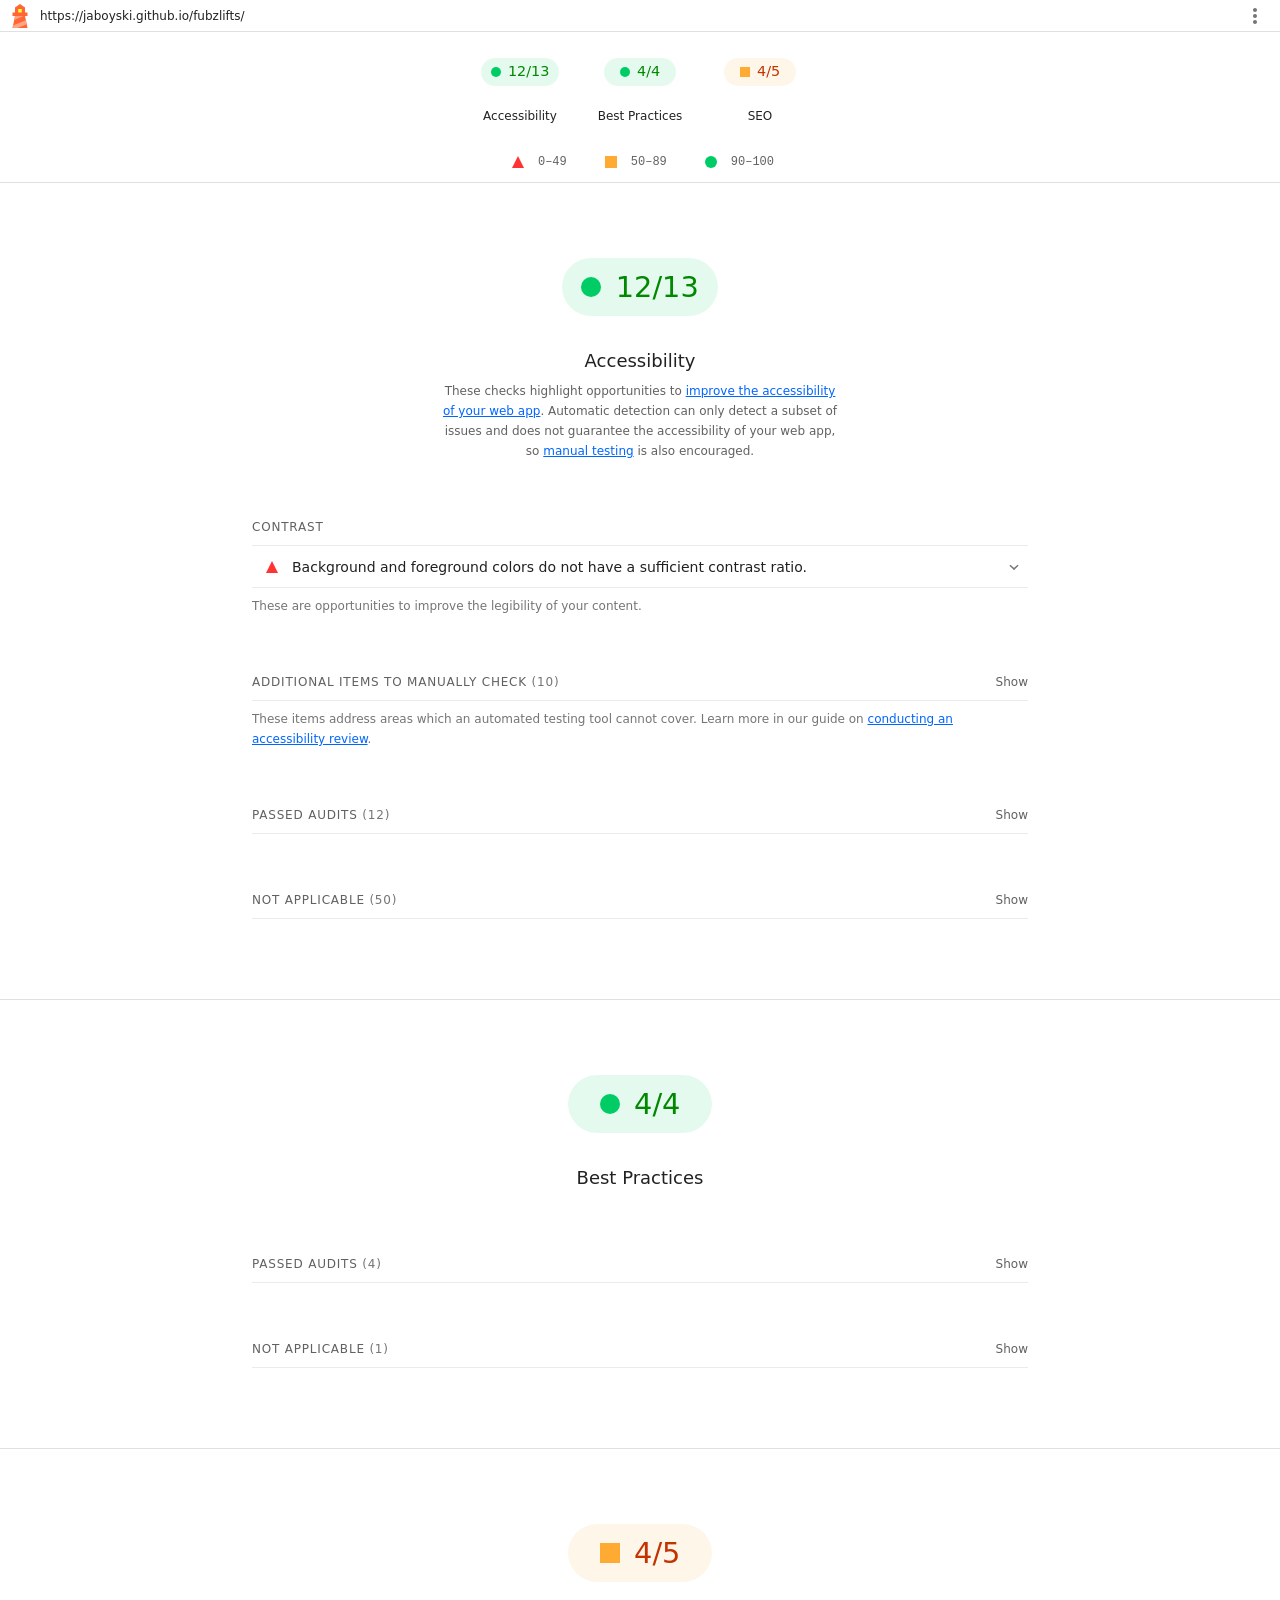
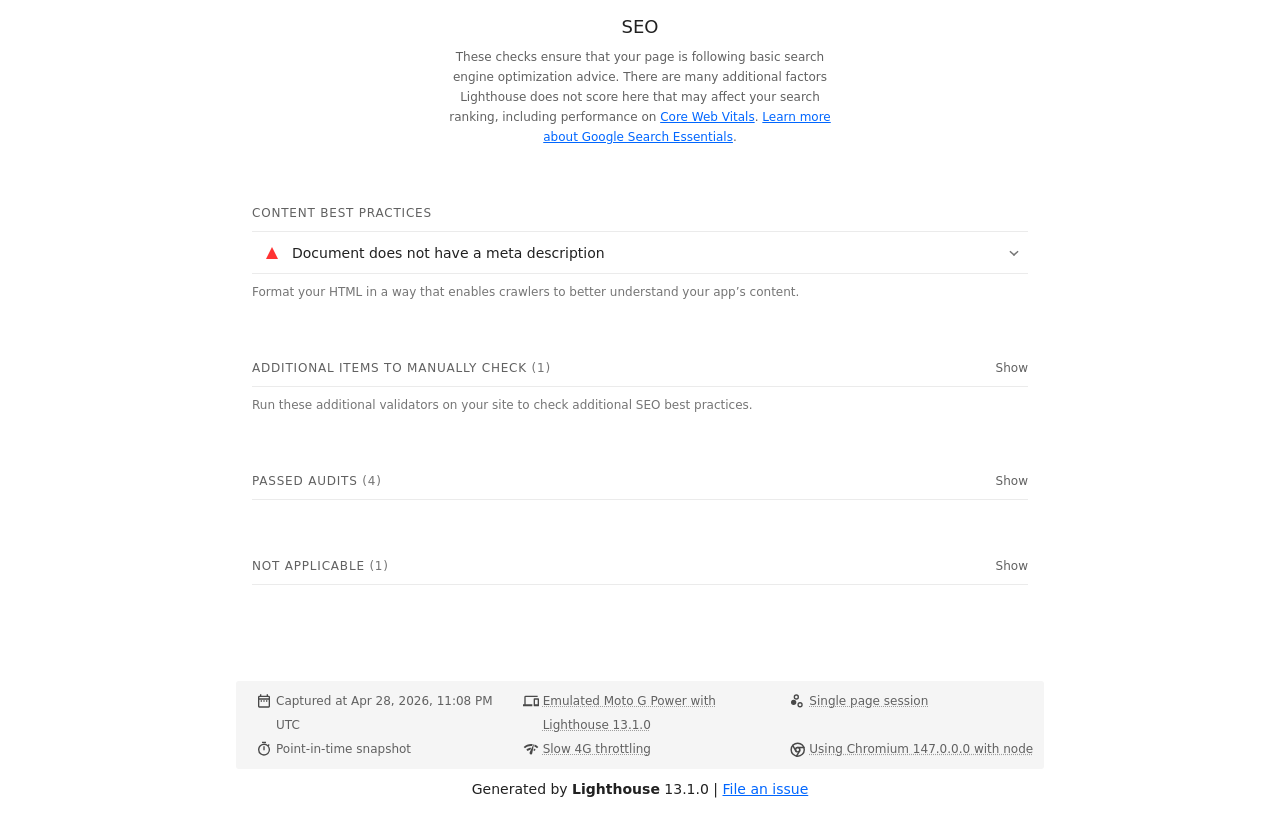
<file: audit/mobile-snap/report.html>
<!--
@license
Copyright 2018 Google LLC
SPDX-License-Identifier: Apache-2.0
-->
<!doctype html>
<html lang="en">
<head>
  <meta charset="utf-8">
  <meta name="viewport" content="width=device-width, initial-scale=1, minimum-scale=1">
  <link rel="icon" href='data:image/svg+xml;utf8,<svg fill="none" xmlns="http://www.w3.org/2000/svg" viewBox="0 0 48 48"><path d="m14 7 10-7 10 7v10h5v7h-5l5 24H9l5-24H9v-7h5V7Z" fill="%23F63"/><path d="M31.561 24H14l-1.689 8.105L31.561 24ZM18.983 48H9l1.022-4.907L35.723 32.27l1.663 7.98L18.983 48Z" fill="%23FFA385"/><path fill="%23FF3" d="M20.5 10h7v7h-7z"/></svg>'>
  <title>Lighthouse Report</title>
  <style>body {margin: 0}</style>
</head>
<body>
  <noscript>Lighthouse report requires JavaScript. Please enable.</noscript>

  <div id="lh-log"></div>

  <script>window.__LIGHTHOUSE_JSON__ = {"lighthouseVersion":"13.1.0","finalDisplayedUrl":"https://jaboyski.github.io/fubzlifts/","fetchTime":"2026-04-28T23:08:29.717Z","gatherMode":"snapshot","runWarnings":[],"userAgent":"Mozilla/5.0 (Windows NT 10.0; Win64; x64) AppleWebKit/537.36 (KHTML, like Gecko) Chrome/147.0.0.0 Safari/537.36","environment":{"hostUserAgent":"Mozilla/5.0 (Windows NT 10.0; Win64; x64) AppleWebKit/537.36 (KHTML, like Gecko) Chrome/147.0.0.0 Safari/537.36","benchmarkIndex":4653.5,"credits":{"axe-core":"4.11.2"}},"audits":{"image-aspect-ratio":{"id":"image-aspect-ratio","title":"Displays images with correct aspect ratio","description":"Image display dimensions should match natural aspect ratio. [Learn more about image aspect ratio](https://developer.chrome.com/docs/lighthouse/best-practices/image-aspect-ratio/).","score":1,"scoreDisplayMode":"binary","details":{"type":"table","headings":[{"key":"node","valueType":"node","label":""},{"key":"url","valueType":"url","label":"URL"},{"key":"displayedAspectRatio","valueType":"text","label":"Aspect Ratio (Displayed)"},{"key":"actualAspectRatio","valueType":"text","label":"Aspect Ratio (Actual)"}],"items":[]}},"image-size-responsive":{"id":"image-size-responsive","title":"Serves images with appropriate resolution","description":"Image natural dimensions should be proportional to the display size and the pixel ratio to maximize image clarity. [Learn how to provide responsive images](https://web.dev/articles/serve-responsive-images).","score":1,"scoreDisplayMode":"binary","details":{"type":"table","headings":[{"key":"node","valueType":"node","label":""},{"key":"url","valueType":"url","label":"URL"},{"key":"displayedSize","valueType":"text","label":"Displayed size"},{"key":"actualSize","valueType":"text","label":"Actual size"},{"key":"expectedSize","valueType":"text","label":"Expected size"}],"items":[]}},"accesskeys":{"id":"accesskeys","title":"`[accesskey]` values are unique","description":"Access keys let users quickly focus a part of the page. For proper navigation, each access key must be unique. [Learn more about access keys](https://dequeuniversity.com/rules/axe/4.11/accesskeys).","score":null,"scoreDisplayMode":"notApplicable"},"aria-allowed-attr":{"id":"aria-allowed-attr","title":"`[aria-*]` attributes match their roles","description":"Each ARIA `role` supports a specific subset of `aria-*` attributes. Mismatching these invalidates the `aria-*` attributes. [Learn how to match ARIA attributes to their roles](https://dequeuniversity.com/rules/axe/4.11/aria-allowed-attr).","score":null,"scoreDisplayMode":"notApplicable"},"aria-allowed-role":{"id":"aria-allowed-role","title":"Uses ARIA roles only on compatible elements","description":"Many HTML elements can only be assigned certain ARIA roles. Using ARIA roles where they are not allowed can interfere with the accessibility of the web page. [Learn more about ARIA roles](https://dequeuniversity.com/rules/axe/4.11/aria-allowed-role).","score":null,"scoreDisplayMode":"notApplicable"},"aria-command-name":{"id":"aria-command-name","title":"`button`, `link`, and `menuitem` elements have accessible names","description":"When an element doesn't have an accessible name, screen readers announce it with a generic name, making it unusable for users who rely on screen readers. [Learn how to make command elements more accessible](https://dequeuniversity.com/rules/axe/4.11/aria-command-name).","score":null,"scoreDisplayMode":"notApplicable"},"aria-conditional-attr":{"id":"aria-conditional-attr","title":"ARIA attributes are used as specified for the element's role","description":"Some ARIA attributes are only allowed on an element under certain conditions. [Learn more about conditional ARIA attributes](https://dequeuniversity.com/rules/axe/4.11/aria-conditional-attr).","score":null,"scoreDisplayMode":"notApplicable"},"aria-deprecated-role":{"id":"aria-deprecated-role","title":"Deprecated ARIA roles were not used","description":"Deprecated ARIA roles may not be processed correctly by assistive technology. [Learn more about deprecated ARIA roles](https://dequeuniversity.com/rules/axe/4.11/aria-deprecated-role).","score":null,"scoreDisplayMode":"notApplicable"},"aria-dialog-name":{"id":"aria-dialog-name","title":"Elements with `role=\"dialog\"` or `role=\"alertdialog\"` have accessible names.","description":"ARIA dialog elements without accessible names may prevent screen readers users from discerning the purpose of these elements. [Learn how to make ARIA dialog elements more accessible](https://dequeuniversity.com/rules/axe/4.11/aria-dialog-name).","score":null,"scoreDisplayMode":"notApplicable"},"aria-hidden-body":{"id":"aria-hidden-body","title":"`[aria-hidden=\"true\"]` is not present on the document `\u003cbody>`","description":"Assistive technologies, like screen readers, work inconsistently when `aria-hidden=\"true\"` is set on the document `\u003cbody>`. [Learn how `aria-hidden` affects the document body](https://dequeuniversity.com/rules/axe/4.11/aria-hidden-body).","score":1,"scoreDisplayMode":"binary","details":{"type":"table","headings":[{"key":"node","valueType":"node","subItemsHeading":{"key":"relatedNode","valueType":"node"},"label":"Failing Elements"}],"items":[]}},"aria-hidden-focus":{"id":"aria-hidden-focus","title":"`[aria-hidden=\"true\"]` elements do not contain focusable descendents","description":"Focusable descendents within an `[aria-hidden=\"true\"]` element prevent those interactive elements from being available to users of assistive technologies like screen readers. [Learn how `aria-hidden` affects focusable elements](https://dequeuniversity.com/rules/axe/4.11/aria-hidden-focus).","score":null,"scoreDisplayMode":"notApplicable"},"aria-input-field-name":{"id":"aria-input-field-name","title":"ARIA input fields have accessible names","description":"When an input field doesn't have an accessible name, screen readers announce it with a generic name, making it unusable for users who rely on screen readers. [Learn more about input field labels](https://dequeuniversity.com/rules/axe/4.11/aria-input-field-name).","score":null,"scoreDisplayMode":"notApplicable"},"aria-meter-name":{"id":"aria-meter-name","title":"ARIA `meter` elements have accessible names","description":"When a meter element doesn't have an accessible name, screen readers announce it with a generic name, making it unusable for users who rely on screen readers. [Learn how to name `meter` elements](https://dequeuniversity.com/rules/axe/4.11/aria-meter-name).","score":null,"scoreDisplayMode":"notApplicable"},"aria-progressbar-name":{"id":"aria-progressbar-name","title":"ARIA `progressbar` elements have accessible names","description":"When a `progressbar` element doesn't have an accessible name, screen readers announce it with a generic name, making it unusable for users who rely on screen readers. [Learn how to label `progressbar` elements](https://dequeuniversity.com/rules/axe/4.11/aria-progressbar-name).","score":null,"scoreDisplayMode":"notApplicable"},"aria-prohibited-attr":{"id":"aria-prohibited-attr","title":"Elements use only permitted ARIA attributes","description":"Using ARIA attributes in roles where they are prohibited can mean that important information is not communicated to users of assistive technologies. [Learn more about prohibited ARIA roles](https://dequeuniversity.com/rules/axe/4.11/aria-prohibited-attr).","score":null,"scoreDisplayMode":"notApplicable"},"aria-required-attr":{"id":"aria-required-attr","title":"`[role]`s have all required `[aria-*]` attributes","description":"Some ARIA roles have required attributes that describe the state of the element to screen readers. [Learn more about roles and required attributes](https://dequeuniversity.com/rules/axe/4.11/aria-required-attr).","score":null,"scoreDisplayMode":"notApplicable"},"aria-required-children":{"id":"aria-required-children","title":"Elements with an ARIA `[role]` that require children to contain a specific `[role]` have all required children.","description":"Some ARIA parent roles must contain specific child roles to perform their intended accessibility functions. [Learn more about roles and required children elements](https://dequeuniversity.com/rules/axe/4.11/aria-required-children).","score":null,"scoreDisplayMode":"notApplicable"},"aria-required-parent":{"id":"aria-required-parent","title":"`[role]`s are contained by their required parent element","description":"Some ARIA child roles must be contained by specific parent roles to properly perform their intended accessibility functions. [Learn more about ARIA roles and required parent element](https://dequeuniversity.com/rules/axe/4.11/aria-required-parent).","score":null,"scoreDisplayMode":"notApplicable"},"aria-roles":{"id":"aria-roles","title":"`[role]` values are valid","description":"ARIA roles must have valid values in order to perform their intended accessibility functions. [Learn more about valid ARIA roles](https://dequeuniversity.com/rules/axe/4.11/aria-roles).","score":null,"scoreDisplayMode":"notApplicable"},"aria-text":{"id":"aria-text","title":"Elements with the `role=text` attribute do not have focusable descendents.","description":"Adding `role=text` around a text node split by markup enables VoiceOver to treat it as one phrase, but the element's focusable descendents will not be announced. [Learn more about the `role=text` attribute](https://dequeuniversity.com/rules/axe/4.11/aria-text).","score":null,"scoreDisplayMode":"notApplicable"},"aria-toggle-field-name":{"id":"aria-toggle-field-name","title":"ARIA toggle fields have accessible names","description":"When a toggle field doesn't have an accessible name, screen readers announce it with a generic name, making it unusable for users who rely on screen readers. [Learn more about toggle fields](https://dequeuniversity.com/rules/axe/4.11/aria-toggle-field-name).","score":null,"scoreDisplayMode":"notApplicable"},"aria-tooltip-name":{"id":"aria-tooltip-name","title":"ARIA `tooltip` elements have accessible names","description":"When a tooltip element doesn't have an accessible name, screen readers announce it with a generic name, making it unusable for users who rely on screen readers. [Learn how to name `tooltip` elements](https://dequeuniversity.com/rules/axe/4.11/aria-tooltip-name).","score":null,"scoreDisplayMode":"notApplicable"},"aria-treeitem-name":{"id":"aria-treeitem-name","title":"ARIA `treeitem` elements have accessible names","description":"When a `treeitem` element doesn't have an accessible name, screen readers announce it with a generic name, making it unusable for users who rely on screen readers. [Learn more about labeling `treeitem` elements](https://dequeuniversity.com/rules/axe/4.11/aria-treeitem-name).","score":null,"scoreDisplayMode":"notApplicable"},"aria-valid-attr-value":{"id":"aria-valid-attr-value","title":"`[aria-*]` attributes have valid values","description":"Assistive technologies, like screen readers, can't interpret ARIA attributes with invalid values. [Learn more about valid values for ARIA attributes](https://dequeuniversity.com/rules/axe/4.11/aria-valid-attr-value).","score":null,"scoreDisplayMode":"notApplicable"},"aria-valid-attr":{"id":"aria-valid-attr","title":"`[aria-*]` attributes are valid and not misspelled","description":"Assistive technologies, like screen readers, can't interpret ARIA attributes with invalid names. [Learn more about valid ARIA attributes](https://dequeuniversity.com/rules/axe/4.11/aria-valid-attr).","score":null,"scoreDisplayMode":"notApplicable"},"button-name":{"id":"button-name","title":"Buttons have an accessible name","description":"When a button doesn't have an accessible name, screen readers announce it as \"button\", making it unusable for users who rely on screen readers. [Learn how to make buttons more accessible](https://dequeuniversity.com/rules/axe/4.11/button-name).","score":1,"scoreDisplayMode":"binary","details":{"type":"table","headings":[{"key":"node","valueType":"node","subItemsHeading":{"key":"relatedNode","valueType":"node"},"label":"Failing Elements"}],"items":[]}},"bypass":{"id":"bypass","title":"The page contains a heading, skip link, or landmark region","description":"Adding ways to bypass repetitive content lets keyboard users navigate the page more efficiently. [Learn more about bypass blocks](https://dequeuniversity.com/rules/axe/4.11/bypass).","score":null,"scoreDisplayMode":"notApplicable"},"color-contrast":{"id":"color-contrast","title":"Background and foreground colors do not have a sufficient contrast ratio.","description":"Low-contrast text is difficult or impossible for many users to read. [Learn how to provide sufficient color contrast](https://dequeuniversity.com/rules/axe/4.11/color-contrast).","score":0,"scoreDisplayMode":"binary","details":{"type":"table","headings":[{"key":"node","valueType":"node","subItemsHeading":{"key":"relatedNode","valueType":"node"},"label":"Failing Elements"}],"items":[{"node":{"type":"node","lhId":"1-0-SPAN","path":"1,HTML,1,BODY,12,DIV,0,DIV,0,DIV,9,DIV,0,SPAN","selector":"div.splash-screen > div.splash-card > div.splash-footer > span.splash-build","boundingRect":{"top":636,"bottom":654,"left":45,"right":202,"width":157,"height":18},"snippet":"\u003cspan class=\"splash-build\">","nodeLabel":"updated Apr 2, 2026 00:05:28","explanation":"Fix any of the following:\n  Element has insufficient color contrast of 1.74 (foreground color: #3d5066, background color: #1c2b3a, font size: 8.6pt (11.52px), font weight: normal). Expected contrast ratio of 4.5:1"},"subItems":{"type":"subitems","items":[{"relatedNode":{"type":"node","lhId":"1-1-DIV","path":"1,HTML,1,BODY,12,DIV,0,DIV,0,DIV","selector":"body > div#authSplash > div.splash-screen > div.splash-card","boundingRect":{"top":140,"bottom":683,"left":24,"right":388,"width":364,"height":543},"snippet":"\u003cdiv class=\"splash-card\">","nodeLabel":"FubzLifts\n\nSign in to sync with your crew.\n\nEMAIL\nPASSWORD\nREMEMBER ME\nSign In\n…"}}]}},{"node":{"type":"node","lhId":"1-2-A","path":"1,HTML,1,BODY,12,DIV,0,DIV,0,DIV,9,DIV,1,A","selector":"div.splash-screen > div.splash-card > div.splash-footer > a#splashCheckUpdate","boundingRect":{"top":636,"bottom":654,"left":278,"right":367,"width":89,"height":18},"snippet":"\u003ca id=\"splashCheckUpdate\" class=\"splash-update-link\">","nodeLabel":"Check for update","explanation":"Fix any of the following:\n  Element has insufficient color contrast of 1.74 (foreground color: #3d5066, background color: #1c2b3a, font size: 8.6pt (11.52px), font weight: normal). Expected contrast ratio of 4.5:1"},"subItems":{"type":"subitems","items":[{"relatedNode":{"type":"node","lhId":"1-1-DIV","path":"1,HTML,1,BODY,12,DIV,0,DIV,0,DIV","selector":"body > div#authSplash > div.splash-screen > div.splash-card","boundingRect":{"top":140,"bottom":683,"left":24,"right":388,"width":364,"height":543},"snippet":"\u003cdiv class=\"splash-card\">","nodeLabel":"FubzLifts\n\nSign in to sync with your crew.\n\nEMAIL\nPASSWORD\nREMEMBER ME\nSign In\n…"}}]}}],"debugData":{"type":"debugdata","impact":"serious","tags":["cat.color","wcag2aa","wcag143","TTv5","TT13.c","EN-301-549","EN-9.1.4.3","ACT","RGAAv4","RGAA-3.2.1"]}}},"definition-list":{"id":"definition-list","title":"`\u003cdl>`'s contain only properly-ordered `\u003cdt>` and `\u003cdd>` groups, `\u003cscript>`, `\u003ctemplate>` or `\u003cdiv>` elements.","description":"When definition lists are not properly marked up, screen readers may produce confusing or inaccurate output. [Learn how to structure definition lists correctly](https://dequeuniversity.com/rules/axe/4.11/definition-list).","score":null,"scoreDisplayMode":"notApplicable"},"dlitem":{"id":"dlitem","title":"Definition list items are wrapped in `\u003cdl>` elements","description":"Definition list items (`\u003cdt>` and `\u003cdd>`) must be wrapped in a parent `\u003cdl>` element to ensure that screen readers can properly announce them. [Learn how to structure definition lists correctly](https://dequeuniversity.com/rules/axe/4.11/dlitem).","score":null,"scoreDisplayMode":"notApplicable"},"document-title":{"id":"document-title","title":"Document has a `\u003ctitle>` element","description":"The title gives screen reader users an overview of the page, and search engine users rely on it heavily to determine if a page is relevant to their search. [Learn more about document titles](https://dequeuniversity.com/rules/axe/4.11/document-title).","score":1,"scoreDisplayMode":"binary","details":{"type":"table","headings":[{"key":"node","valueType":"node","subItemsHeading":{"key":"relatedNode","valueType":"node"},"label":"Failing Elements"}],"items":[]}},"duplicate-id-aria":{"id":"duplicate-id-aria","title":"ARIA IDs are unique","description":"The value of an ARIA ID must be unique to prevent other instances from being overlooked by assistive technologies. [Learn how to fix duplicate ARIA IDs](https://dequeuniversity.com/rules/axe/4.11/duplicate-id-aria).","score":null,"scoreDisplayMode":"notApplicable"},"empty-heading":{"id":"empty-heading","title":"All heading elements contain content.","description":"A heading with no content or inaccessible text prevent screen reader users from accessing information on the page's structure. [Learn more about headings](https://dequeuniversity.com/rules/axe/4.11/empty-heading).","score":null,"scoreDisplayMode":"notApplicable"},"form-field-multiple-labels":{"id":"form-field-multiple-labels","title":"No form fields have multiple labels","description":"Form fields with multiple labels can be confusingly announced by assistive technologies like screen readers which use either the first, the last, or all of the labels. [Learn how to use form labels](https://dequeuniversity.com/rules/axe/4.11/form-field-multiple-labels).","score":null,"scoreDisplayMode":"notApplicable"},"frame-title":{"id":"frame-title","title":"`\u003cframe>` or `\u003ciframe>` elements have a title","description":"Screen reader users rely on frame titles to describe the contents of frames. [Learn more about frame titles](https://dequeuniversity.com/rules/axe/4.11/frame-title).","score":null,"scoreDisplayMode":"notApplicable"},"heading-order":{"id":"heading-order","title":"Heading elements appear in a sequentially-descending order","description":"Properly ordered headings that do not skip levels convey the semantic structure of the page, making it easier to navigate and understand when using assistive technologies. [Learn more about heading order](https://dequeuniversity.com/rules/axe/4.11/heading-order).","score":1,"scoreDisplayMode":"binary","details":{"type":"table","headings":[{"key":"node","valueType":"node","subItemsHeading":{"key":"relatedNode","valueType":"node"},"label":"Failing Elements"}],"items":[]}},"html-has-lang":{"id":"html-has-lang","title":"`\u003chtml>` element has a `[lang]` attribute","description":"If a page doesn't specify a `lang` attribute, a screen reader assumes that the page is in the default language that the user chose when setting up the screen reader. If the page isn't actually in the default language, then the screen reader might not announce the page's text correctly. [Learn more about the `lang` attribute](https://dequeuniversity.com/rules/axe/4.11/html-has-lang).","score":1,"scoreDisplayMode":"binary","details":{"type":"table","headings":[{"key":"node","valueType":"node","subItemsHeading":{"key":"relatedNode","valueType":"node"},"label":"Failing Elements"}],"items":[]}},"html-lang-valid":{"id":"html-lang-valid","title":"`\u003chtml>` element has a valid value for its `[lang]` attribute","description":"Specifying a valid [BCP 47 language](https://www.w3.org/International/questions/qa-choosing-language-tags#question) helps screen readers announce text properly. [Learn how to use the `lang` attribute](https://dequeuniversity.com/rules/axe/4.11/html-lang-valid).","score":1,"scoreDisplayMode":"binary","details":{"type":"table","headings":[{"key":"node","valueType":"node","subItemsHeading":{"key":"relatedNode","valueType":"node"},"label":"Failing Elements"}],"items":[]}},"html-xml-lang-mismatch":{"id":"html-xml-lang-mismatch","title":"`\u003chtml>` element has an `[xml:lang]` attribute with the same base language as the `[lang]` attribute.","description":"If the webpage does not specify a consistent language, then the screen reader might not announce the page's text correctly. [Learn more about the `lang` attribute](https://dequeuniversity.com/rules/axe/4.11/html-xml-lang-mismatch).","score":null,"scoreDisplayMode":"notApplicable"},"identical-links-same-purpose":{"id":"identical-links-same-purpose","title":"Identical links have the same purpose.","description":"Links with the same destination should have the same description, to help users understand the link's purpose and decide whether to follow it. [Learn more about identical links](https://dequeuniversity.com/rules/axe/4.11/identical-links-same-purpose).","score":null,"scoreDisplayMode":"notApplicable"},"image-alt":{"id":"image-alt","title":"Image elements have `[alt]` attributes","description":"Informative elements should aim for short, descriptive alternate text. Decorative elements can be ignored with an empty alt attribute. [Learn more about the `alt` attribute](https://dequeuniversity.com/rules/axe/4.11/image-alt).","score":1,"scoreDisplayMode":"binary","details":{"type":"table","headings":[{"key":"node","valueType":"node","subItemsHeading":{"key":"relatedNode","valueType":"node"},"label":"Failing Elements"}],"items":[]}},"image-redundant-alt":{"id":"image-redundant-alt","title":"Image elements do not have `[alt]` attributes that are redundant text.","description":"Informative elements should aim for short, descriptive alternative text. Alternative text that is exactly the same as the text adjacent to the link or image is potentially confusing for screen reader users, because the text will be read twice. [Learn more about the `alt` attribute](https://dequeuniversity.com/rules/axe/4.11/image-redundant-alt).","score":null,"scoreDisplayMode":"notApplicable"},"input-button-name":{"id":"input-button-name","title":"Input buttons have discernible text.","description":"Adding discernable and accessible text to input buttons may help screen reader users understand the purpose of the input button. [Learn more about input buttons](https://dequeuniversity.com/rules/axe/4.11/input-button-name).","score":null,"scoreDisplayMode":"notApplicable"},"input-image-alt":{"id":"input-image-alt","title":"`\u003cinput type=\"image\">` elements have `[alt]` text","description":"When an image is being used as an `\u003cinput>` button, providing alternative text can help screen reader users understand the purpose of the button. [Learn about input image alt text](https://dequeuniversity.com/rules/axe/4.11/input-image-alt).","score":null,"scoreDisplayMode":"notApplicable"},"label-content-name-mismatch":{"id":"label-content-name-mismatch","title":"Elements with visible text labels have matching accessible names.","description":"Visible text labels that do not match the accessible name can result in a confusing experience for screen reader users. [Learn more about accessible names](https://dequeuniversity.com/rules/axe/4.11/label-content-name-mismatch).","score":null,"scoreDisplayMode":"notApplicable"},"label":{"id":"label","title":"Form elements have associated labels","description":"Labels ensure that form controls are announced properly by assistive technologies, like screen readers. [Learn more about form element labels](https://dequeuniversity.com/rules/axe/4.11/label).","score":1,"scoreDisplayMode":"binary","details":{"type":"table","headings":[{"key":"node","valueType":"node","subItemsHeading":{"key":"relatedNode","valueType":"node"},"label":"Failing Elements"}],"items":[]}},"landmark-one-main":{"id":"landmark-one-main","title":"Document has a main landmark.","description":"One main landmark helps screen reader users navigate a web page. [Learn more about landmarks](https://dequeuniversity.com/rules/axe/4.11/landmark-one-main).","score":1,"scoreDisplayMode":"binary","details":{"type":"table","headings":[{"key":"node","valueType":"node","subItemsHeading":{"key":"relatedNode","valueType":"node"},"label":"Failing Elements"}],"items":[]}},"link-name":{"id":"link-name","title":"Links have a discernible name","description":"Link text (and alternate text for images, when used as links) that is discernible, unique, and focusable improves the navigation experience for screen reader users. [Learn how to make links accessible](https://dequeuniversity.com/rules/axe/4.11/link-name).","score":null,"scoreDisplayMode":"notApplicable"},"link-in-text-block":{"id":"link-in-text-block","title":"Links are distinguishable without relying on color.","description":"Low-contrast text is difficult or impossible for many users to read. Link text that is discernible improves the experience for users with low vision. [Learn how to make links distinguishable](https://dequeuniversity.com/rules/axe/4.11/link-in-text-block).","score":null,"scoreDisplayMode":"notApplicable"},"list":{"id":"list","title":"Lists contain only `\u003cli>` elements and script supporting elements (`\u003cscript>` and `\u003ctemplate>`).","description":"Screen readers have a specific way of announcing lists. Ensuring proper list structure aids screen reader output. [Learn more about proper list structure](https://dequeuniversity.com/rules/axe/4.11/list).","score":null,"scoreDisplayMode":"notApplicable"},"listitem":{"id":"listitem","title":"List items (`\u003cli>`) are contained within `\u003cul>`, `\u003col>` or `\u003cmenu>` parent elements","description":"Screen readers require list items (`\u003cli>`) to be contained within a parent `\u003cul>`, `\u003col>` or `\u003cmenu>` to be announced properly. [Learn more about proper list structure](https://dequeuniversity.com/rules/axe/4.11/listitem).","score":null,"scoreDisplayMode":"notApplicable"},"meta-refresh":{"id":"meta-refresh","title":"The document does not use `\u003cmeta http-equiv=\"refresh\">`","description":"Users do not expect a page to refresh automatically, and doing so will move focus back to the top of the page. This may create a frustrating or confusing experience. [Learn more about the refresh meta tag](https://dequeuniversity.com/rules/axe/4.11/meta-refresh).","score":null,"scoreDisplayMode":"notApplicable"},"meta-viewport":{"id":"meta-viewport","title":"`[user-scalable=\"no\"]` is not used in the `\u003cmeta name=\"viewport\">` element and the `[maximum-scale]` attribute is not less than 5.","description":"Disabling zooming is problematic for users with low vision who rely on screen magnification to properly see the contents of a web page. [Learn more about the viewport meta tag](https://dequeuniversity.com/rules/axe/4.11/meta-viewport).","score":1,"scoreDisplayMode":"binary","details":{"type":"table","headings":[{"key":"node","valueType":"node","subItemsHeading":{"key":"relatedNode","valueType":"node"},"label":"Failing Elements"}],"items":[]}},"object-alt":{"id":"object-alt","title":"`\u003cobject>` elements have alternate text","description":"Screen readers cannot translate non-text content. Adding alternate text to `\u003cobject>` elements helps screen readers convey meaning to users. [Learn more about alt text for `object` elements](https://dequeuniversity.com/rules/axe/4.11/object-alt).","score":null,"scoreDisplayMode":"notApplicable"},"select-name":{"id":"select-name","title":"Select elements have associated label elements.","description":"Form elements without effective labels can create frustrating experiences for screen reader users. [Learn more about the `select` element](https://dequeuniversity.com/rules/axe/4.11/select-name).","score":null,"scoreDisplayMode":"notApplicable"},"skip-link":{"id":"skip-link","title":"Skip links are focusable.","description":"Including a skip link can help users skip to the main content to save time. [Learn more about skip links](https://dequeuniversity.com/rules/axe/4.11/skip-link).","score":null,"scoreDisplayMode":"notApplicable"},"tabindex":{"id":"tabindex","title":"No element has a `[tabindex]` value greater than 0","description":"A value greater than 0 implies an explicit navigation ordering. Although technically valid, this often creates frustrating experiences for users who rely on assistive technologies. [Learn more about the `tabindex` attribute](https://dequeuniversity.com/rules/axe/4.11/tabindex).","score":null,"scoreDisplayMode":"notApplicable"},"table-duplicate-name":{"id":"table-duplicate-name","title":"Tables have different content in the summary attribute and `\u003ccaption>`.","description":"The summary attribute should describe the table structure, while `\u003ccaption>` should have the onscreen title. Accurate table mark-up helps users of screen readers. [Learn more about summary and caption](https://dequeuniversity.com/rules/axe/4.11/table-duplicate-name).","score":null,"scoreDisplayMode":"notApplicable"},"table-fake-caption":{"id":"table-fake-caption","title":"Tables use `\u003ccaption>` instead of cells with the `[colspan]` attribute to indicate a caption.","description":"Screen readers have features to make navigating tables easier. Ensuring that tables use the actual caption element instead of cells with the `[colspan]` attribute may improve the experience for screen reader users. [Learn more about captions](https://dequeuniversity.com/rules/axe/4.11/table-fake-caption).","score":null,"scoreDisplayMode":"notApplicable"},"target-size":{"id":"target-size","title":"Touch targets have sufficient size and spacing.","description":"Touch targets with sufficient size and spacing help users who may have difficulty targeting small controls to activate the targets. [Learn more about touch targets](https://dequeuniversity.com/rules/axe/4.11/target-size).","score":1,"scoreDisplayMode":"binary","details":{"type":"table","headings":[{"key":"node","valueType":"node","subItemsHeading":{"key":"relatedNode","valueType":"node"},"label":"Failing Elements"}],"items":[]}},"td-has-header":{"id":"td-has-header","title":"`\u003ctd>` elements in a large `\u003ctable>` have one or more table headers.","description":"Screen readers have features to make navigating tables easier. Ensuring that `\u003ctd>` elements in a large table (3 or more cells in width and height) have an associated table header may improve the experience for screen reader users. [Learn more about table headers](https://dequeuniversity.com/rules/axe/4.11/td-has-header).","score":null,"scoreDisplayMode":"notApplicable"},"td-headers-attr":{"id":"td-headers-attr","title":"Cells in a `\u003ctable>` element that use the `[headers]` attribute refer to table cells within the same table.","description":"Screen readers have features to make navigating tables easier. Ensuring `\u003ctd>` cells using the `[headers]` attribute only refer to other cells in the same table may improve the experience for screen reader users. [Learn more about the `headers` attribute](https://dequeuniversity.com/rules/axe/4.11/td-headers-attr).","score":null,"scoreDisplayMode":"notApplicable"},"th-has-data-cells":{"id":"th-has-data-cells","title":"`\u003cth>` elements and elements with `[role=\"columnheader\"/\"rowheader\"]` have data cells they describe.","description":"Screen readers have features to make navigating tables easier. Ensuring table headers always refer to some set of cells may improve the experience for screen reader users. [Learn more about table headers](https://dequeuniversity.com/rules/axe/4.11/th-has-data-cells).","score":null,"scoreDisplayMode":"notApplicable"},"valid-lang":{"id":"valid-lang","title":"`[lang]` attributes have a valid value","description":"Specifying a valid [BCP 47 language](https://www.w3.org/International/questions/qa-choosing-language-tags#question) on elements helps ensure that text is pronounced correctly by a screen reader. [Learn how to use the `lang` attribute](https://dequeuniversity.com/rules/axe/4.11/valid-lang).","score":null,"scoreDisplayMode":"notApplicable"},"video-caption":{"id":"video-caption","title":"`\u003cvideo>` elements contain a `\u003ctrack>` element with `[kind=\"captions\"]`","description":"When a video provides a caption it is easier for deaf and hearing impaired users to access its information. [Learn more about video captions](https://dequeuniversity.com/rules/axe/4.11/video-caption).","score":null,"scoreDisplayMode":"notApplicable"},"custom-controls-labels":{"id":"custom-controls-labels","title":"Custom controls have associated labels","description":"Custom interactive controls have associated labels, provided by aria-label or aria-labelledby. [Learn more about custom controls and labels](https://developer.chrome.com/docs/lighthouse/accessibility/custom-controls-labels/).","score":null,"scoreDisplayMode":"manual"},"custom-controls-roles":{"id":"custom-controls-roles","title":"Custom controls have ARIA roles","description":"Custom interactive controls have appropriate ARIA roles. [Learn how to add roles to custom controls](https://developer.chrome.com/docs/lighthouse/accessibility/custom-control-roles/).","score":null,"scoreDisplayMode":"manual"},"focus-traps":{"id":"focus-traps","title":"User focus is not accidentally trapped in a region","description":"A user can tab into and out of any control or region without accidentally trapping their focus. [Learn how to avoid focus traps](https://developer.chrome.com/docs/lighthouse/accessibility/focus-traps/).","score":null,"scoreDisplayMode":"manual"},"focusable-controls":{"id":"focusable-controls","title":"Interactive controls are keyboard focusable","description":"Custom interactive controls are keyboard focusable and display a focus indicator. [Learn how to make custom controls focusable](https://developer.chrome.com/docs/lighthouse/accessibility/focusable-controls/).","score":null,"scoreDisplayMode":"manual"},"interactive-element-affordance":{"id":"interactive-element-affordance","title":"Interactive elements indicate their purpose and state","description":"Interactive elements, such as links and buttons, should indicate their state and be distinguishable from non-interactive elements. [Learn how to decorate interactive elements with affordance hints](https://developer.chrome.com/docs/lighthouse/accessibility/interactive-element-affordance/).","score":null,"scoreDisplayMode":"manual"},"logical-tab-order":{"id":"logical-tab-order","title":"The page has a logical tab order","description":"Tabbing through the page follows the visual layout. Users cannot focus elements that are offscreen. [Learn more about logical tab ordering](https://developer.chrome.com/docs/lighthouse/accessibility/logical-tab-order/).","score":null,"scoreDisplayMode":"manual"},"managed-focus":{"id":"managed-focus","title":"The user's focus is directed to new content added to the page","description":"If new content, such as a dialog, is added to the page, the user's focus is directed to it. [Learn how to direct focus to new content](https://developer.chrome.com/docs/lighthouse/accessibility/managed-focus/).","score":null,"scoreDisplayMode":"manual"},"offscreen-content-hidden":{"id":"offscreen-content-hidden","title":"Offscreen content is hidden from assistive technology","description":"Offscreen content is hidden with display: none or aria-hidden=true. [Learn how to properly hide offscreen content](https://developer.chrome.com/docs/lighthouse/accessibility/offscreen-content-hidden/).","score":null,"scoreDisplayMode":"manual"},"use-landmarks":{"id":"use-landmarks","title":"HTML5 landmark elements are used to improve navigation","description":"Landmark elements (`\u003cmain>`, `\u003cnav>`, etc.) are used to improve the keyboard navigation of the page for assistive technology. [Learn more about landmark elements](https://developer.chrome.com/docs/lighthouse/accessibility/use-landmarks/).","score":null,"scoreDisplayMode":"manual"},"visual-order-follows-dom":{"id":"visual-order-follows-dom","title":"Visual order on the page follows DOM order","description":"DOM order matches the visual order, improving navigation for assistive technology. [Learn more about DOM and visual ordering](https://developer.chrome.com/docs/lighthouse/accessibility/visual-order-follows-dom/).","score":null,"scoreDisplayMode":"manual"},"autocomplete-valid":{"id":"autocomplete-valid","title":"`autocomplete` attributes are used correctly","description":"The `autocomplete` attribute values must be valid and correctly applied for screen readers to function correctly. [Learn more about valid autocomplete values](https://dequeuniversity.com/rules/axe/4.11/autocomplete-valid).","score":1,"scoreDisplayMode":"binary","details":{"type":"table","headings":[{"key":"node","valueType":"node","subItemsHeading":{"key":"relatedNode","valueType":"node"},"label":"Failing Elements"}],"items":[]}},"presentation-role-conflict":{"id":"presentation-role-conflict","title":"Elements with `role=\"none\"` or `role=\"presentation\"` do not have conflicts","description":"There are certain cases where the semantic role of an element with `role=\"none\"` or `role=\"presentation\"` does not resolve to none or presentation. To ensure the element remains removed from the accessibility tree, you should not add any global ARIA attributes to the element or make it focusable. [Learn more about presentation role conflict](https://dequeuniversity.com/rules/axe/4.11/presentation-role-conflict).","score":null,"scoreDisplayMode":"notApplicable"},"svg-img-alt":{"id":"svg-img-alt","title":"SVG elements with an `img` role have an accessible text alternative","description":"Ensures SVG elements with an `img`, `graphics-document` or `graphics-symbol` role have an accessible text alternative. [Learn more about SVG alt text](https://dequeuniversity.com/rules/axe/4.11/svg-img-alt).","score":null,"scoreDisplayMode":"notApplicable"},"doctype":{"id":"doctype","title":"Page has the HTML doctype","description":"Specifying a doctype prevents the browser from switching to quirks-mode. [Learn more about the doctype declaration](https://developer.chrome.com/docs/lighthouse/best-practices/doctype/).","score":1,"scoreDisplayMode":"binary"},"js-libraries":{"id":"js-libraries","title":"Detected JavaScript libraries","description":"All front-end JavaScript libraries detected on the page. [Learn more about this JavaScript library detection diagnostic audit](https://developer.chrome.com/docs/lighthouse/best-practices/js-libraries/).","score":null,"scoreDisplayMode":"notApplicable"},"paste-preventing-inputs":{"id":"paste-preventing-inputs","title":"Allows users to paste into input fields","description":"Preventing input pasting is a bad practice for the UX, and weakens security by blocking password managers.[Learn more about user-friendly input fields](https://developer.chrome.com/docs/lighthouse/best-practices/paste-preventing-inputs/).","score":1,"scoreDisplayMode":"binary","details":{"type":"table","headings":[{"key":"node","valueType":"node","label":"Failing Elements"}],"items":[]}},"meta-description":{"id":"meta-description","title":"Document does not have a meta description","description":"Meta descriptions may be included in search results to concisely summarize page content. [Learn more about the meta description](https://developer.chrome.com/docs/lighthouse/seo/meta-description/).","score":0,"scoreDisplayMode":"binary"},"link-text":{"id":"link-text","title":"Links have descriptive text","description":"Descriptive link text helps search engines understand your content. [Learn how to make links more accessible](https://developer.chrome.com/docs/lighthouse/seo/link-text/).","score":1,"scoreDisplayMode":"binary","details":{"type":"table","headings":[{"key":"href","valueType":"url","label":"Link destination"},{"key":"text","valueType":"text","label":"Link Text"}],"items":[]}},"crawlable-anchors":{"id":"crawlable-anchors","title":"Links are crawlable","description":"Search engines may use `href` attributes on links to crawl websites. Ensure that the `href` attribute of anchor elements links to an appropriate destination, so more pages of the site can be discovered. [Learn how to make links crawlable](https://support.google.com/webmasters/answer/9112205)","score":1,"scoreDisplayMode":"binary","details":{"type":"table","headings":[{"key":"node","valueType":"node","label":"Uncrawlable Link"}],"items":[]}},"robots-txt":{"id":"robots-txt","title":"robots.txt is valid","description":"If your robots.txt file is malformed, crawlers may not be able to understand how you want your website to be crawled or indexed. [Learn more about robots.txt](https://developer.chrome.com/docs/lighthouse/seo/invalid-robots-txt/).","score":null,"scoreDisplayMode":"notApplicable"},"structured-data":{"id":"structured-data","title":"Structured data is valid","description":"Run the [Structured Data Testing Tool](https://developers.google.com/search/docs/appearance/structured-data/) to validate structured data. [Learn more about Structured Data](https://developer.chrome.com/docs/lighthouse/seo/structured-data/).","score":null,"scoreDisplayMode":"manual"}},"configSettings":{"output":["json","html"],"maxWaitForFcp":30000,"maxWaitForLoad":30000,"pauseAfterFcpMs":1000,"pauseAfterLoadMs":1000,"networkQuietThresholdMs":1000,"cpuQuietThresholdMs":1000,"formFactor":"mobile","throttling":{"rttMs":150,"throughputKbps":1638.4,"requestLatencyMs":562.5,"downloadThroughputKbps":1474.5600000000002,"uploadThroughputKbps":675,"cpuSlowdownMultiplier":4},"throttlingMethod":"simulate","screenEmulation":{"mobile":true,"width":412,"height":823,"deviceScaleFactor":1.75,"disabled":false},"emulatedUserAgent":"Mozilla/5.0 (Linux; Android 11; moto g power (2022)) AppleWebKit/537.36 (KHTML, like Gecko) Chrome/136.0.0.0 Mobile Safari/537.36","auditMode":false,"gatherMode":false,"clearStorageTypes":["file_systems","shader_cache","service_workers","cache_storage"],"disableStorageReset":false,"debugNavigation":false,"channel":"node","usePassiveGathering":false,"disableFullPageScreenshot":false,"skipAboutBlank":false,"blankPage":"about:blank","ignoreStatusCode":false,"locale":"en-US","blockedUrlPatterns":null,"additionalTraceCategories":null,"extraHeaders":null,"precomputedLanternData":null,"onlyAudits":null,"onlyCategories":["accessibility","seo","best-practices"],"skipAudits":null},"categories":{"accessibility":{"title":"Accessibility","description":"These checks highlight opportunities to [improve the accessibility of your web app](https://developer.chrome.com/docs/lighthouse/accessibility/). Automatic detection can only detect a subset of issues and does not guarantee the accessibility of your web app, so [manual testing](https://web.dev/articles/how-to-review) is also encouraged.","manualDescription":"These items address areas which an automated testing tool cannot cover. Learn more in our guide on [conducting an accessibility review](https://web.dev/articles/how-to-review).","supportedModes":["navigation","snapshot"],"auditRefs":[{"id":"accesskeys","weight":0,"group":"a11y-navigation"},{"id":"aria-allowed-attr","weight":0,"group":"a11y-aria"},{"id":"aria-command-name","weight":0,"group":"a11y-aria"},{"id":"aria-conditional-attr","weight":0,"group":"a11y-aria"},{"id":"aria-deprecated-role","weight":0,"group":"a11y-aria"},{"id":"aria-dialog-name","weight":0,"group":"a11y-aria"},{"id":"aria-hidden-body","weight":10,"group":"a11y-aria"},{"id":"aria-hidden-focus","weight":0,"group":"a11y-aria"},{"id":"aria-input-field-name","weight":0,"group":"a11y-aria"},{"id":"aria-meter-name","weight":0,"group":"a11y-aria"},{"id":"aria-progressbar-name","weight":0,"group":"a11y-aria"},{"id":"aria-prohibited-attr","weight":0,"group":"a11y-aria"},{"id":"aria-required-attr","weight":0,"group":"a11y-aria"},{"id":"aria-required-children","weight":0,"group":"a11y-aria"},{"id":"aria-required-parent","weight":0,"group":"a11y-aria"},{"id":"aria-roles","weight":0,"group":"a11y-aria"},{"id":"aria-text","weight":0,"group":"a11y-aria"},{"id":"aria-toggle-field-name","weight":0,"group":"a11y-aria"},{"id":"aria-tooltip-name","weight":0,"group":"a11y-aria"},{"id":"aria-treeitem-name","weight":0,"group":"a11y-aria"},{"id":"aria-valid-attr-value","weight":0,"group":"a11y-aria"},{"id":"aria-valid-attr","weight":0,"group":"a11y-aria"},{"id":"button-name","weight":10,"group":"a11y-names-labels"},{"id":"bypass","weight":0,"group":"a11y-navigation"},{"id":"color-contrast","weight":7,"group":"a11y-color-contrast"},{"id":"definition-list","weight":0,"group":"a11y-tables-lists"},{"id":"dlitem","weight":0,"group":"a11y-tables-lists"},{"id":"document-title","weight":7,"group":"a11y-names-labels"},{"id":"duplicate-id-aria","weight":0,"group":"a11y-aria"},{"id":"form-field-multiple-labels","weight":0,"group":"a11y-names-labels"},{"id":"frame-title","weight":0,"group":"a11y-names-labels"},{"id":"heading-order","weight":3,"group":"a11y-navigation"},{"id":"html-has-lang","weight":7,"group":"a11y-language"},{"id":"html-lang-valid","weight":7,"group":"a11y-language"},{"id":"html-xml-lang-mismatch","weight":0,"group":"a11y-language"},{"id":"image-alt","weight":10,"group":"a11y-names-labels"},{"id":"input-button-name","weight":0,"group":"a11y-names-labels"},{"id":"input-image-alt","weight":0,"group":"a11y-names-labels"},{"id":"label","weight":10,"group":"a11y-names-labels"},{"id":"link-in-text-block","weight":0,"group":"a11y-color-contrast"},{"id":"link-name","weight":0,"group":"a11y-names-labels"},{"id":"list","weight":0,"group":"a11y-tables-lists"},{"id":"listitem","weight":0,"group":"a11y-tables-lists"},{"id":"meta-refresh","weight":0,"group":"a11y-best-practices"},{"id":"meta-viewport","weight":10,"group":"a11y-best-practices"},{"id":"object-alt","weight":0,"group":"a11y-names-labels"},{"id":"select-name","weight":0,"group":"a11y-names-labels"},{"id":"skip-link","weight":0,"group":"a11y-names-labels"},{"id":"tabindex","weight":0,"group":"a11y-navigation"},{"id":"target-size","weight":7,"group":"a11y-best-practices"},{"id":"td-headers-attr","weight":0,"group":"a11y-tables-lists"},{"id":"th-has-data-cells","weight":0,"group":"a11y-tables-lists"},{"id":"valid-lang","weight":0,"group":"a11y-language"},{"id":"video-caption","weight":0,"group":"a11y-audio-video"},{"id":"landmark-one-main","weight":3,"group":"a11y-best-practices"},{"id":"autocomplete-valid","weight":1,"group":"a11y-best-practices"},{"id":"presentation-role-conflict","weight":0,"group":"a11y-best-practices"},{"id":"svg-img-alt","weight":0,"group":"a11y-best-practices"},{"id":"focusable-controls","weight":0},{"id":"interactive-element-affordance","weight":0},{"id":"logical-tab-order","weight":0},{"id":"visual-order-follows-dom","weight":0},{"id":"focus-traps","weight":0},{"id":"managed-focus","weight":0},{"id":"use-landmarks","weight":0},{"id":"offscreen-content-hidden","weight":0},{"id":"custom-controls-labels","weight":0},{"id":"custom-controls-roles","weight":0},{"id":"table-duplicate-name","weight":0,"group":"a11y-best-practices"},{"id":"empty-heading","weight":0,"group":"a11y-best-practices"},{"id":"aria-allowed-role","weight":0,"group":"a11y-best-practices"},{"id":"image-redundant-alt","weight":0,"group":"a11y-names-labels"},{"id":"identical-links-same-purpose","weight":0,"group":"a11y-best-practices"},{"id":"label-content-name-mismatch","weight":0,"group":"hidden"},{"id":"table-fake-caption","weight":0,"group":"hidden"},{"id":"td-has-header","weight":0,"group":"hidden"}],"id":"accessibility","score":0.92},"best-practices":{"title":"Best Practices","supportedModes":["navigation","timespan","snapshot"],"auditRefs":[{"id":"paste-preventing-inputs","weight":3,"group":"best-practices-ux"},{"id":"image-aspect-ratio","weight":1,"group":"best-practices-ux"},{"id":"image-size-responsive","weight":1,"group":"best-practices-ux"},{"id":"doctype","weight":1,"group":"best-practices-browser-compat"},{"id":"js-libraries","weight":0,"group":"best-practices-general"}],"id":"best-practices","score":1},"seo":{"title":"SEO","description":"These checks ensure that your page is following basic search engine optimization advice. There are many additional factors Lighthouse does not score here that may affect your search ranking, including performance on [Core Web Vitals](https://web.dev/explore/vitals). [Learn more about Google Search Essentials](https://support.google.com/webmasters/answer/35769).","manualDescription":"Run these additional validators on your site to check additional SEO best practices.","supportedModes":["navigation","snapshot"],"auditRefs":[{"id":"document-title","weight":1,"group":"seo-content"},{"id":"meta-description","weight":1,"group":"seo-content"},{"id":"link-text","weight":1,"group":"seo-content"},{"id":"crawlable-anchors","weight":1,"group":"seo-crawl"},{"id":"robots-txt","weight":0,"group":"seo-crawl"},{"id":"image-alt","weight":1,"group":"seo-content"},{"id":"structured-data","weight":0}],"id":"seo","score":0.8}},"categoryGroups":{"metrics":{"title":"Metrics"},"insights":{"title":"Insights","description":"These insights are also available in the Chrome DevTools Performance Panel - [record a trace](https://developer.chrome.com/docs/devtools/performance/reference) to view more detailed information."},"diagnostics":{"title":"Diagnostics","description":"More information about the performance of your application. These numbers don't [directly affect](https://developer.chrome.com/docs/lighthouse/performance/performance-scoring/) the Performance score."},"a11y-best-practices":{"title":"Best practices","description":"These items highlight common accessibility best practices."},"a11y-color-contrast":{"title":"Contrast","description":"These are opportunities to improve the legibility of your content."},"a11y-names-labels":{"title":"Names and labels","description":"These are opportunities to improve the semantics of the controls in your application. This may enhance the experience for users of assistive technology, like a screen reader."},"a11y-navigation":{"title":"Navigation","description":"These are opportunities to improve keyboard navigation in your application."},"a11y-aria":{"title":"ARIA","description":"These are opportunities to improve the usage of ARIA in your application which may enhance the experience for users of assistive technology, like a screen reader."},"a11y-language":{"title":"Internationalization and localization","description":"These are opportunities to improve the interpretation of your content by users in different locales."},"a11y-audio-video":{"title":"Audio and video","description":"These are opportunities to provide alternative content for audio and video. This may improve the experience for users with hearing or vision impairments."},"a11y-tables-lists":{"title":"Tables and lists","description":"These are opportunities to improve the experience of reading tabular or list data using assistive technology, like a screen reader."},"seo-mobile":{"title":"Mobile Friendly","description":"Make sure your pages are mobile friendly so users don’t have to pinch or zoom in order to read the content pages. [Learn how to make pages mobile-friendly](https://developers.google.com/search/mobile-sites/)."},"seo-content":{"title":"Content Best Practices","description":"Format your HTML in a way that enables crawlers to better understand your app’s content."},"seo-crawl":{"title":"Crawling and Indexing","description":"To appear in search results, crawlers need access to your app."},"best-practices-trust-safety":{"title":"Trust and Safety"},"best-practices-ux":{"title":"User Experience"},"best-practices-browser-compat":{"title":"Browser Compatibility"},"best-practices-general":{"title":"General"},"hidden":{"title":""}},"stackPacks":[],"timing":{"entries":[{"startTime":185198.07,"name":"lh:config","duration":86.47,"entryType":"measure"},{"startTime":185198.39,"name":"lh:config:resolveArtifactsToDefns","duration":0.17,"entryType":"measure"},{"startTime":185284.58,"name":"lh:driver:connect","duration":5.02,"entryType":"measure"},{"startTime":185289.63,"name":"lh:runner:gather","duration":1204.39,"entryType":"measure"},{"startTime":185289.67,"name":"lh:gather:getBenchmarkIndex","duration":1002.2,"entryType":"measure"},{"startTime":186291.9,"name":"lh:gather:getVersion","duration":0.67,"entryType":"measure"},{"startTime":186292.59,"name":"lh:gather:getDevicePixelRatio","duration":0.99,"entryType":"measure"},{"startTime":186293.8,"name":"lh:gather:getArtifact:Accessibility","duration":84.29,"entryType":"measure"},{"startTime":186378.14,"name":"lh:gather:getArtifact:AnchorElements","duration":5.63,"entryType":"measure"},{"startTime":186383.79,"name":"lh:gather:getArtifact:Doctype","duration":0.59,"entryType":"measure"},{"startTime":186384.4,"name":"lh:gather:getArtifact:Inputs","duration":2.73,"entryType":"measure"},{"startTime":186387.16,"name":"lh:gather:getArtifact:ImageElements","duration":16.97,"entryType":"measure"},{"startTime":186404.15,"name":"lh:gather:getArtifact:MetaElements","duration":2.42,"entryType":"measure"},{"startTime":186406.6,"name":"lh:gather:getArtifact:NetworkUserAgent","duration":0.02,"entryType":"measure"},{"startTime":186406.63,"name":"lh:gather:getArtifact:RobotsTxt","duration":76.49,"entryType":"measure"},{"startTime":186483.15,"name":"lh:gather:getArtifact:Stacks","duration":9.03,"entryType":"measure"},{"startTime":186483.23,"name":"lh:gather:collectStacks","duration":8.93,"entryType":"measure"},{"startTime":186492.2,"name":"lh:gather:getArtifact:ViewportDimensions","duration":0.77,"entryType":"measure"},{"startTime":186492.98,"name":"lh:gather:getArtifact:FullPageScreenshot","duration":0.02,"entryType":"measure"},{"startTime":186494.04,"name":"lh:runner:audit","duration":117.75,"entryType":"measure"},{"startTime":186494.05,"name":"lh:runner:auditing","duration":117.63,"entryType":"measure"},{"startTime":186494.26,"name":"lh:audit:image-aspect-ratio","duration":0.87,"entryType":"measure"},{"startTime":186495.26,"name":"lh:audit:image-size-responsive","duration":0.56,"entryType":"measure"},{"startTime":186495.94,"name":"lh:audit:accesskeys","duration":0.45,"entryType":"measure"},{"startTime":186496.5,"name":"lh:audit:aria-allowed-attr","duration":0.45,"entryType":"measure"},{"startTime":186497.07,"name":"lh:audit:aria-allowed-role","duration":0.45,"entryType":"measure"},{"startTime":186497.65,"name":"lh:audit:aria-command-name","duration":0.5,"entryType":"measure"},{"startTime":186498.27,"name":"lh:audit:aria-conditional-attr","duration":0.54,"entryType":"measure"},{"startTime":186498.93,"name":"lh:audit:aria-deprecated-role","duration":0.59,"entryType":"measure"},{"startTime":186499.64,"name":"lh:audit:aria-dialog-name","duration":0.6,"entryType":"measure"},{"startTime":186500.36,"name":"lh:audit:aria-hidden-body","duration":2.19,"entryType":"measure"},{"startTime":186502.66,"name":"lh:audit:aria-hidden-focus","duration":0.72,"entryType":"measure"},{"startTime":186503.49,"name":"lh:audit:aria-input-field-name","duration":0.67,"entryType":"measure"},{"startTime":186504.27,"name":"lh:audit:aria-meter-name","duration":0.69,"entryType":"measure"},{"startTime":186505.07,"name":"lh:audit:aria-progressbar-name","duration":0.74,"entryType":"measure"},{"startTime":186505.94,"name":"lh:audit:aria-prohibited-attr","duration":0.73,"entryType":"measure"},{"startTime":186506.77,"name":"lh:audit:aria-required-attr","duration":0.75,"entryType":"measure"},{"startTime":186507.64,"name":"lh:audit:aria-required-children","duration":0.83,"entryType":"measure"},{"startTime":186508.59,"name":"lh:audit:aria-required-parent","duration":0.83,"entryType":"measure"},{"startTime":186509.53,"name":"lh:audit:aria-roles","duration":0.87,"entryType":"measure"},{"startTime":186510.51,"name":"lh:audit:aria-text","duration":0.92,"entryType":"measure"},{"startTime":186511.55,"name":"lh:audit:aria-toggle-field-name","duration":0.96,"entryType":"measure"},{"startTime":186512.63,"name":"lh:audit:aria-tooltip-name","duration":0.98,"entryType":"measure"},{"startTime":186513.72,"name":"lh:audit:aria-treeitem-name","duration":1.01,"entryType":"measure"},{"startTime":186514.84,"name":"lh:audit:aria-valid-attr-value","duration":1.01,"entryType":"measure"},{"startTime":186515.96,"name":"lh:audit:aria-valid-attr","duration":1.04,"entryType":"measure"},{"startTime":186517.11,"name":"lh:audit:button-name","duration":2.09,"entryType":"measure"},{"startTime":186519.31,"name":"lh:audit:bypass","duration":1.1,"entryType":"measure"},{"startTime":186520.52,"name":"lh:audit:color-contrast","duration":2.21,"entryType":"measure"},{"startTime":186522.85,"name":"lh:audit:definition-list","duration":1.2,"entryType":"measure"},{"startTime":186524.17,"name":"lh:audit:dlitem","duration":1.18,"entryType":"measure"},{"startTime":186525.46,"name":"lh:audit:document-title","duration":2.04,"entryType":"measure"},{"startTime":186527.61,"name":"lh:audit:duplicate-id-aria","duration":2.14,"entryType":"measure"},{"startTime":186529.88,"name":"lh:audit:empty-heading","duration":2.13,"entryType":"measure"},{"startTime":186532.15,"name":"lh:audit:form-field-multiple-labels","duration":2.02,"entryType":"measure"},{"startTime":186534.28,"name":"lh:audit:frame-title","duration":1.15,"entryType":"measure"},{"startTime":186535.55,"name":"lh:audit:heading-order","duration":2.02,"entryType":"measure"},{"startTime":186537.67,"name":"lh:audit:html-has-lang","duration":2.11,"entryType":"measure"},{"startTime":186539.9,"name":"lh:audit:html-lang-valid","duration":2.1,"entryType":"measure"},{"startTime":186542.12,"name":"lh:audit:html-xml-lang-mismatch","duration":1.28,"entryType":"measure"},{"startTime":186543.52,"name":"lh:audit:identical-links-same-purpose","duration":1.3,"entryType":"measure"},{"startTime":186544.94,"name":"lh:audit:image-alt","duration":2.04,"entryType":"measure"},{"startTime":186547.1,"name":"lh:audit:image-redundant-alt","duration":2.02,"entryType":"measure"},{"startTime":186549.22,"name":"lh:audit:input-button-name","duration":7.54,"entryType":"measure"},{"startTime":186556.9,"name":"lh:audit:input-image-alt","duration":1.27,"entryType":"measure"},{"startTime":186558.28,"name":"lh:audit:label-content-name-mismatch","duration":1.29,"entryType":"measure"},{"startTime":186559.67,"name":"lh:audit:label","duration":1.93,"entryType":"measure"},{"startTime":186561.71,"name":"lh:audit:landmark-one-main","duration":1.95,"entryType":"measure"},{"startTime":186563.77,"name":"lh:audit:link-name","duration":1.34,"entryType":"measure"},{"startTime":186565.21,"name":"lh:audit:link-in-text-block","duration":1.32,"entryType":"measure"},{"startTime":186566.65,"name":"lh:audit:list","duration":1.47,"entryType":"measure"},{"startTime":186568.23,"name":"lh:audit:listitem","duration":1.5,"entryType":"measure"},{"startTime":186569.84,"name":"lh:audit:meta-refresh","duration":1.49,"entryType":"measure"},{"startTime":186571.44,"name":"lh:audit:meta-viewport","duration":2.04,"entryType":"measure"},{"startTime":186573.59,"name":"lh:audit:object-alt","duration":1.46,"entryType":"measure"},{"startTime":186575.16,"name":"lh:audit:select-name","duration":1.5,"entryType":"measure"},{"startTime":186576.76,"name":"lh:audit:skip-link","duration":1.62,"entryType":"measure"},{"startTime":186578.48,"name":"lh:audit:tabindex","duration":1.65,"entryType":"measure"},{"startTime":186580.24,"name":"lh:audit:table-duplicate-name","duration":8.58,"entryType":"measure"},{"startTime":186588.96,"name":"lh:audit:table-fake-caption","duration":1.76,"entryType":"measure"},{"startTime":186590.83,"name":"lh:audit:target-size","duration":1.94,"entryType":"measure"},{"startTime":186592.88,"name":"lh:audit:td-has-header","duration":1.76,"entryType":"measure"},{"startTime":186594.75,"name":"lh:audit:td-headers-attr","duration":1.8,"entryType":"measure"},{"startTime":186596.66,"name":"lh:audit:th-has-data-cells","duration":1.79,"entryType":"measure"},{"startTime":186598.57,"name":"lh:audit:valid-lang","duration":1.8,"entryType":"measure"},{"startTime":186600.48,"name":"lh:audit:video-caption","duration":1.83,"entryType":"measure"},{"startTime":186602.32,"name":"lh:audit:custom-controls-labels","duration":0.07,"entryType":"measure"},{"startTime":186602.4,"name":"lh:audit:custom-controls-roles","duration":0,"entryType":"measure"},{"startTime":186602.41,"name":"lh:audit:focus-traps","duration":0,"entryType":"measure"},{"startTime":186602.42,"name":"lh:audit:focusable-controls","duration":0,"entryType":"measure"},{"startTime":186602.43,"name":"lh:audit:interactive-element-affordance","duration":0,"entryType":"measure"},{"startTime":186602.43,"name":"lh:audit:logical-tab-order","duration":0,"entryType":"measure"},{"startTime":186602.44,"name":"lh:audit:managed-focus","duration":0,"entryType":"measure"},{"startTime":186602.45,"name":"lh:audit:offscreen-content-hidden","duration":0,"entryType":"measure"},{"startTime":186602.46,"name":"lh:audit:use-landmarks","duration":0.01,"entryType":"measure"},{"startTime":186602.47,"name":"lh:audit:visual-order-follows-dom","duration":0,"entryType":"measure"},{"startTime":186602.58,"name":"lh:audit:autocomplete-valid","duration":1.96,"entryType":"measure"},{"startTime":186604.65,"name":"lh:audit:presentation-role-conflict","duration":1.55,"entryType":"measure"},{"startTime":186606.29,"name":"lh:audit:svg-img-alt","duration":1.57,"entryType":"measure"},{"startTime":186607.96,"name":"lh:audit:doctype","duration":0.42,"entryType":"measure"},{"startTime":186608.46,"name":"lh:audit:js-libraries","duration":0.3,"entryType":"measure"},{"startTime":186608.86,"name":"lh:audit:paste-preventing-inputs","duration":0.37,"entryType":"measure"},{"startTime":186609.34,"name":"lh:audit:meta-description","duration":0.43,"entryType":"measure"},{"startTime":186609.87,"name":"lh:audit:link-text","duration":0.41,"entryType":"measure"},{"startTime":186610.39,"name":"lh:audit:crawlable-anchors","duration":0.49,"entryType":"measure"},{"startTime":186610.99,"name":"lh:audit:robots-txt","duration":0.37,"entryType":"measure"},{"startTime":186611.44,"name":"lh:audit:structured-data","duration":0.22,"entryType":"measure"},{"startTime":186611.68,"name":"lh:runner:generate","duration":0.1,"entryType":"measure"}],"total":1322.14},"i18n":{"rendererFormattedStrings":{},"icuMessagePaths":{"core/audits/image-aspect-ratio.js | title":["audits[image-aspect-ratio].title"],"core/audits/image-aspect-ratio.js | description":["audits[image-aspect-ratio].description"],"core/lib/i18n/i18n.js | columnURL":["audits[image-aspect-ratio].details.headings[1].label","audits[image-size-responsive].details.headings[1].label"],"core/audits/image-aspect-ratio.js | columnDisplayed":["audits[image-aspect-ratio].details.headings[2].label"],"core/audits/image-aspect-ratio.js | columnActual":["audits[image-aspect-ratio].details.headings[3].label"],"core/audits/image-size-responsive.js | title":["audits[image-size-responsive].title"],"core/audits/image-size-responsive.js | description":["audits[image-size-responsive].description"],"core/audits/image-size-responsive.js | columnDisplayed":["audits[image-size-responsive].details.headings[2].label"],"core/audits/image-size-responsive.js | columnActual":["audits[image-size-responsive].details.headings[3].label"],"core/audits/image-size-responsive.js | columnExpected":["audits[image-size-responsive].details.headings[4].label"],"core/audits/accessibility/accesskeys.js | title":["audits.accesskeys.title"],"core/audits/accessibility/accesskeys.js | description":["audits.accesskeys.description"],"core/audits/accessibility/aria-allowed-attr.js | title":["audits[aria-allowed-attr].title"],"core/audits/accessibility/aria-allowed-attr.js | description":["audits[aria-allowed-attr].description"],"core/audits/accessibility/aria-allowed-role.js | title":["audits[aria-allowed-role].title"],"core/audits/accessibility/aria-allowed-role.js | description":["audits[aria-allowed-role].description"],"core/audits/accessibility/aria-command-name.js | title":["audits[aria-command-name].title"],"core/audits/accessibility/aria-command-name.js | description":["audits[aria-command-name].description"],"core/audits/accessibility/aria-conditional-attr.js | title":["audits[aria-conditional-attr].title"],"core/audits/accessibility/aria-conditional-attr.js | description":["audits[aria-conditional-attr].description"],"core/audits/accessibility/aria-deprecated-role.js | title":["audits[aria-deprecated-role].title"],"core/audits/accessibility/aria-deprecated-role.js | description":["audits[aria-deprecated-role].description"],"core/audits/accessibility/aria-dialog-name.js | title":["audits[aria-dialog-name].title"],"core/audits/accessibility/aria-dialog-name.js | description":["audits[aria-dialog-name].description"],"core/audits/accessibility/aria-hidden-body.js | title":["audits[aria-hidden-body].title"],"core/audits/accessibility/aria-hidden-body.js | description":["audits[aria-hidden-body].description"],"core/lib/i18n/i18n.js | columnFailingElem":["audits[aria-hidden-body].details.headings[0].label","audits[button-name].details.headings[0].label","audits[color-contrast].details.headings[0].label","audits[document-title].details.headings[0].label","audits[heading-order].details.headings[0].label","audits[html-has-lang].details.headings[0].label","audits[html-lang-valid].details.headings[0].label","audits[image-alt].details.headings[0].label","audits.label.details.headings[0].label","audits[landmark-one-main].details.headings[0].label","audits[meta-viewport].details.headings[0].label","audits[target-size].details.headings[0].label","audits[autocomplete-valid].details.headings[0].label","audits[paste-preventing-inputs].details.headings[0].label"],"core/audits/accessibility/aria-hidden-focus.js | title":["audits[aria-hidden-focus].title"],"core/audits/accessibility/aria-hidden-focus.js | description":["audits[aria-hidden-focus].description"],"core/audits/accessibility/aria-input-field-name.js | title":["audits[aria-input-field-name].title"],"core/audits/accessibility/aria-input-field-name.js | description":["audits[aria-input-field-name].description"],"core/audits/accessibility/aria-meter-name.js | title":["audits[aria-meter-name].title"],"core/audits/accessibility/aria-meter-name.js | description":["audits[aria-meter-name].description"],"core/audits/accessibility/aria-progressbar-name.js | title":["audits[aria-progressbar-name].title"],"core/audits/accessibility/aria-progressbar-name.js | description":["audits[aria-progressbar-name].description"],"core/audits/accessibility/aria-prohibited-attr.js | title":["audits[aria-prohibited-attr].title"],"core/audits/accessibility/aria-prohibited-attr.js | description":["audits[aria-prohibited-attr].description"],"core/audits/accessibility/aria-required-attr.js | title":["audits[aria-required-attr].title"],"core/audits/accessibility/aria-required-attr.js | description":["audits[aria-required-attr].description"],"core/audits/accessibility/aria-required-children.js | title":["audits[aria-required-children].title"],"core/audits/accessibility/aria-required-children.js | description":["audits[aria-required-children].description"],"core/audits/accessibility/aria-required-parent.js | title":["audits[aria-required-parent].title"],"core/audits/accessibility/aria-required-parent.js | description":["audits[aria-required-parent].description"],"core/audits/accessibility/aria-roles.js | title":["audits[aria-roles].title"],"core/audits/accessibility/aria-roles.js | description":["audits[aria-roles].description"],"core/audits/accessibility/aria-text.js | title":["audits[aria-text].title"],"core/audits/accessibility/aria-text.js | description":["audits[aria-text].description"],"core/audits/accessibility/aria-toggle-field-name.js | title":["audits[aria-toggle-field-name].title"],"core/audits/accessibility/aria-toggle-field-name.js | description":["audits[aria-toggle-field-name].description"],"core/audits/accessibility/aria-tooltip-name.js | title":["audits[aria-tooltip-name].title"],"core/audits/accessibility/aria-tooltip-name.js | description":["audits[aria-tooltip-name].description"],"core/audits/accessibility/aria-treeitem-name.js | title":["audits[aria-treeitem-name].title"],"core/audits/accessibility/aria-treeitem-name.js | description":["audits[aria-treeitem-name].description"],"core/audits/accessibility/aria-valid-attr-value.js | title":["audits[aria-valid-attr-value].title"],"core/audits/accessibility/aria-valid-attr-value.js | description":["audits[aria-valid-attr-value].description"],"core/audits/accessibility/aria-valid-attr.js | title":["audits[aria-valid-attr].title"],"core/audits/accessibility/aria-valid-attr.js | description":["audits[aria-valid-attr].description"],"core/audits/accessibility/button-name.js | title":["audits[button-name].title"],"core/audits/accessibility/button-name.js | description":["audits[button-name].description"],"core/audits/accessibility/bypass.js | title":["audits.bypass.title"],"core/audits/accessibility/bypass.js | description":["audits.bypass.description"],"core/audits/accessibility/color-contrast.js | failureTitle":["audits[color-contrast].title"],"core/audits/accessibility/color-contrast.js | description":["audits[color-contrast].description"],"core/audits/accessibility/definition-list.js | title":["audits[definition-list].title"],"core/audits/accessibility/definition-list.js | description":["audits[definition-list].description"],"core/audits/accessibility/dlitem.js | title":["audits.dlitem.title"],"core/audits/accessibility/dlitem.js | description":["audits.dlitem.description"],"core/audits/accessibility/document-title.js | title":["audits[document-title].title"],"core/audits/accessibility/document-title.js | description":["audits[document-title].description"],"core/audits/accessibility/duplicate-id-aria.js | title":["audits[duplicate-id-aria].title"],"core/audits/accessibility/duplicate-id-aria.js | description":["audits[duplicate-id-aria].description"],"core/audits/accessibility/empty-heading.js | title":["audits[empty-heading].title"],"core/audits/accessibility/empty-heading.js | description":["audits[empty-heading].description"],"core/audits/accessibility/form-field-multiple-labels.js | title":["audits[form-field-multiple-labels].title"],"core/audits/accessibility/form-field-multiple-labels.js | description":["audits[form-field-multiple-labels].description"],"core/audits/accessibility/frame-title.js | title":["audits[frame-title].title"],"core/audits/accessibility/frame-title.js | description":["audits[frame-title].description"],"core/audits/accessibility/heading-order.js | title":["audits[heading-order].title"],"core/audits/accessibility/heading-order.js | description":["audits[heading-order].description"],"core/audits/accessibility/html-has-lang.js | title":["audits[html-has-lang].title"],"core/audits/accessibility/html-has-lang.js | description":["audits[html-has-lang].description"],"core/audits/accessibility/html-lang-valid.js | title":["audits[html-lang-valid].title"],"core/audits/accessibility/html-lang-valid.js | description":["audits[html-lang-valid].description"],"core/audits/accessibility/html-xml-lang-mismatch.js | title":["audits[html-xml-lang-mismatch].title"],"core/audits/accessibility/html-xml-lang-mismatch.js | description":["audits[html-xml-lang-mismatch].description"],"core/audits/accessibility/identical-links-same-purpose.js | title":["audits[identical-links-same-purpose].title"],"core/audits/accessibility/identical-links-same-purpose.js | description":["audits[identical-links-same-purpose].description"],"core/audits/accessibility/image-alt.js | title":["audits[image-alt].title"],"core/audits/accessibility/image-alt.js | description":["audits[image-alt].description"],"core/audits/accessibility/image-redundant-alt.js | title":["audits[image-redundant-alt].title"],"core/audits/accessibility/image-redundant-alt.js | description":["audits[image-redundant-alt].description"],"core/audits/accessibility/input-button-name.js | title":["audits[input-button-name].title"],"core/audits/accessibility/input-button-name.js | description":["audits[input-button-name].description"],"core/audits/accessibility/input-image-alt.js | title":["audits[input-image-alt].title"],"core/audits/accessibility/input-image-alt.js | description":["audits[input-image-alt].description"],"core/audits/accessibility/label-content-name-mismatch.js | title":["audits[label-content-name-mismatch].title"],"core/audits/accessibility/label-content-name-mismatch.js | description":["audits[label-content-name-mismatch].description"],"core/audits/accessibility/label.js | title":["audits.label.title"],"core/audits/accessibility/label.js | description":["audits.label.description"],"core/audits/accessibility/landmark-one-main.js | title":["audits[landmark-one-main].title"],"core/audits/accessibility/landmark-one-main.js | description":["audits[landmark-one-main].description"],"core/audits/accessibility/link-name.js | title":["audits[link-name].title"],"core/audits/accessibility/link-name.js | description":["audits[link-name].description"],"core/audits/accessibility/link-in-text-block.js | title":["audits[link-in-text-block].title"],"core/audits/accessibility/link-in-text-block.js | description":["audits[link-in-text-block].description"],"core/audits/accessibility/list.js | title":["audits.list.title"],"core/audits/accessibility/list.js | description":["audits.list.description"],"core/audits/accessibility/listitem.js | title":["audits.listitem.title"],"core/audits/accessibility/listitem.js | description":["audits.listitem.description"],"core/audits/accessibility/meta-refresh.js | title":["audits[meta-refresh].title"],"core/audits/accessibility/meta-refresh.js | description":["audits[meta-refresh].description"],"core/audits/accessibility/meta-viewport.js | title":["audits[meta-viewport].title"],"core/audits/accessibility/meta-viewport.js | description":["audits[meta-viewport].description"],"core/audits/accessibility/object-alt.js | title":["audits[object-alt].title"],"core/audits/accessibility/object-alt.js | description":["audits[object-alt].description"],"core/audits/accessibility/select-name.js | title":["audits[select-name].title"],"core/audits/accessibility/select-name.js | description":["audits[select-name].description"],"core/audits/accessibility/skip-link.js | title":["audits[skip-link].title"],"core/audits/accessibility/skip-link.js | description":["audits[skip-link].description"],"core/audits/accessibility/tabindex.js | title":["audits.tabindex.title"],"core/audits/accessibility/tabindex.js | description":["audits.tabindex.description"],"core/audits/accessibility/table-duplicate-name.js | title":["audits[table-duplicate-name].title"],"core/audits/accessibility/table-duplicate-name.js | description":["audits[table-duplicate-name].description"],"core/audits/accessibility/table-fake-caption.js | title":["audits[table-fake-caption].title"],"core/audits/accessibility/table-fake-caption.js | description":["audits[table-fake-caption].description"],"core/audits/accessibility/target-size.js | title":["audits[target-size].title"],"core/audits/accessibility/target-size.js | description":["audits[target-size].description"],"core/audits/accessibility/td-has-header.js | title":["audits[td-has-header].title"],"core/audits/accessibility/td-has-header.js | description":["audits[td-has-header].description"],"core/audits/accessibility/td-headers-attr.js | title":["audits[td-headers-attr].title"],"core/audits/accessibility/td-headers-attr.js | description":["audits[td-headers-attr].description"],"core/audits/accessibility/th-has-data-cells.js | title":["audits[th-has-data-cells].title"],"core/audits/accessibility/th-has-data-cells.js | description":["audits[th-has-data-cells].description"],"core/audits/accessibility/valid-lang.js | title":["audits[valid-lang].title"],"core/audits/accessibility/valid-lang.js | description":["audits[valid-lang].description"],"core/audits/accessibility/video-caption.js | title":["audits[video-caption].title"],"core/audits/accessibility/video-caption.js | description":["audits[video-caption].description"],"core/audits/accessibility/autocomplete-valid.js | title":["audits[autocomplete-valid].title"],"core/audits/accessibility/autocomplete-valid.js | description":["audits[autocomplete-valid].description"],"core/audits/accessibility/presentation-role-conflict.js | title":["audits[presentation-role-conflict].title"],"core/audits/accessibility/presentation-role-conflict.js | description":["audits[presentation-role-conflict].description"],"core/audits/accessibility/svg-img-alt.js | title":["audits[svg-img-alt].title"],"core/audits/accessibility/svg-img-alt.js | description":["audits[svg-img-alt].description"],"core/audits/dobetterweb/doctype.js | title":["audits.doctype.title"],"core/audits/dobetterweb/doctype.js | description":["audits.doctype.description"],"core/audits/dobetterweb/js-libraries.js | title":["audits[js-libraries].title"],"core/audits/dobetterweb/js-libraries.js | description":["audits[js-libraries].description"],"core/audits/dobetterweb/paste-preventing-inputs.js | title":["audits[paste-preventing-inputs].title"],"core/audits/dobetterweb/paste-preventing-inputs.js | description":["audits[paste-preventing-inputs].description"],"core/audits/seo/meta-description.js | failureTitle":["audits[meta-description].title"],"core/audits/seo/meta-description.js | description":["audits[meta-description].description"],"core/audits/seo/link-text.js | title":["audits[link-text].title"],"core/audits/seo/link-text.js | description":["audits[link-text].description"],"core/audits/seo/crawlable-anchors.js | title":["audits[crawlable-anchors].title"],"core/audits/seo/crawlable-anchors.js | description":["audits[crawlable-anchors].description"],"core/audits/seo/crawlable-anchors.js | columnFailingLink":["audits[crawlable-anchors].details.headings[0].label"],"core/audits/seo/robots-txt.js | title":["audits[robots-txt].title"],"core/audits/seo/robots-txt.js | description":["audits[robots-txt].description"],"core/audits/seo/manual/structured-data.js | title":["audits[structured-data].title"],"core/audits/seo/manual/structured-data.js | description":["audits[structured-data].description"],"core/config/default-config.js | a11yCategoryTitle":["categories.accessibility.title"],"core/config/default-config.js | a11yCategoryDescription":["categories.accessibility.description"],"core/config/default-config.js | a11yCategoryManualDescription":["categories.accessibility.manualDescription"],"core/config/default-config.js | bestPracticesCategoryTitle":["categories[best-practices].title"],"core/config/default-config.js | seoCategoryTitle":["categories.seo.title"],"core/config/default-config.js | seoCategoryDescription":["categories.seo.description"],"core/config/default-config.js | seoCategoryManualDescription":["categories.seo.manualDescription"],"core/config/default-config.js | metricGroupTitle":["categoryGroups.metrics.title"],"core/config/default-config.js | insightsGroupTitle":["categoryGroups.insights.title"],"core/config/default-config.js | insightsGroupDescription":["categoryGroups.insights.description"],"core/config/default-config.js | diagnosticsGroupTitle":["categoryGroups.diagnostics.title"],"core/config/default-config.js | diagnosticsGroupDescription":["categoryGroups.diagnostics.description"],"core/config/default-config.js | a11yBestPracticesGroupTitle":["categoryGroups[a11y-best-practices].title"],"core/config/default-config.js | a11yBestPracticesGroupDescription":["categoryGroups[a11y-best-practices].description"],"core/config/default-config.js | a11yColorContrastGroupTitle":["categoryGroups[a11y-color-contrast].title"],"core/config/default-config.js | a11yColorContrastGroupDescription":["categoryGroups[a11y-color-contrast].description"],"core/config/default-config.js | a11yNamesLabelsGroupTitle":["categoryGroups[a11y-names-labels].title"],"core/config/default-config.js | a11yNamesLabelsGroupDescription":["categoryGroups[a11y-names-labels].description"],"core/config/default-config.js | a11yNavigationGroupTitle":["categoryGroups[a11y-navigation].title"],"core/config/default-config.js | a11yNavigationGroupDescription":["categoryGroups[a11y-navigation].description"],"core/config/default-config.js | a11yAriaGroupTitle":["categoryGroups[a11y-aria].title"],"core/config/default-config.js | a11yAriaGroupDescription":["categoryGroups[a11y-aria].description"],"core/config/default-config.js | a11yLanguageGroupTitle":["categoryGroups[a11y-language].title"],"core/config/default-config.js | a11yLanguageGroupDescription":["categoryGroups[a11y-language].description"],"core/config/default-config.js | a11yAudioVideoGroupTitle":["categoryGroups[a11y-audio-video].title"],"core/config/default-config.js | a11yAudioVideoGroupDescription":["categoryGroups[a11y-audio-video].description"],"core/config/default-config.js | a11yTablesListsVideoGroupTitle":["categoryGroups[a11y-tables-lists].title"],"core/config/default-config.js | a11yTablesListsVideoGroupDescription":["categoryGroups[a11y-tables-lists].description"],"core/config/default-config.js | seoMobileGroupTitle":["categoryGroups[seo-mobile].title"],"core/config/default-config.js | seoMobileGroupDescription":["categoryGroups[seo-mobile].description"],"core/config/default-config.js | seoContentGroupTitle":["categoryGroups[seo-content].title"],"core/config/default-config.js | seoContentGroupDescription":["categoryGroups[seo-content].description"],"core/config/default-config.js | seoCrawlingGroupTitle":["categoryGroups[seo-crawl].title"],"core/config/default-config.js | seoCrawlingGroupDescription":["categoryGroups[seo-crawl].description"],"core/config/default-config.js | bestPracticesTrustSafetyGroupTitle":["categoryGroups[best-practices-trust-safety].title"],"core/config/default-config.js | bestPracticesUXGroupTitle":["categoryGroups[best-practices-ux].title"],"core/config/default-config.js | bestPracticesBrowserCompatGroupTitle":["categoryGroups[best-practices-browser-compat].title"],"core/config/default-config.js | bestPracticesGeneralGroupTitle":["categoryGroups[best-practices-general].title"]}}};</script>
  <script>"use strict";(()=>{var Re=.8999999999999999,Ne=.5,Ie=.49999999999999994;function He(o){let e=Math.sign(o);o=Math.abs(o);let t=.254829592,n=-.284496736,r=1.421413741,i=-1.453152027,a=1.061405429,s=1/(1+.3275911*o),c=s*(t+s*(n+s*(r+s*(i+s*a))));return e*(1-c*Math.exp(-o*o))}function fe({median:o,p10:e},t){if(o<=0)throw new Error("median must be greater than zero");if(e<=0)throw new Error("p10 must be greater than zero");if(e>=o)throw new Error("p10 must be less than the median");if(t<=0)return 1;let n=.9061938024368232,r=Math.max(Number.MIN_VALUE,t/o),i=Math.log(r),a=Math.max(Number.MIN_VALUE,e/o),l=-Math.log(a),s=i*n/l,c=(1-He(s))/2,d;return t<=e?d=Math.max(.9,Math.min(1,c)):t<=o?d=Math.max(Ne,Math.min(Re,c)):d=Math.max(0,Math.min(Ie,c)),d}var U="\u2026",Oe="\xA0",ve=.9,$e={PASS:{label:"pass",minScore:ve},AVERAGE:{label:"average",minScore:.5},FAIL:{label:"fail"},ERROR:{label:"error"}},Ve=["com","co","gov","edu","ac","org","go","gob","or","net","in","ne","nic","gouv","web","spb","blog","jus","kiev","mil","wi","qc","ca","bel","on"],E=class o{static get RATINGS(){return $e}static get PASS_THRESHOLD(){return ve}static get MS_DISPLAY_VALUE(){return`%10d${Oe}ms`}static getFinalDisplayedUrl(e){if(e.finalDisplayedUrl)return e.finalDisplayedUrl;if(e.finalUrl)return e.finalUrl;throw new Error("Could not determine final displayed URL")}static getMainDocumentUrl(e){return e.mainDocumentUrl||e.finalUrl}static getFullPageScreenshot(e){return e.fullPageScreenshot?e.fullPageScreenshot:e.audits["full-page-screenshot"]?.details}static getEntityFromUrl(e,t){return t&&t.find(r=>r.origins.find(i=>e.startsWith(i)))||o.getPseudoRootDomain(e)}static splitMarkdownCodeSpans(e){let t=[],n=e.split(/`(.*?)`/g);for(let r=0;r<n.length;r++){let i=n[r];if(!i)continue;let a=r%2!==0;t.push({isCode:a,text:i})}return t}static splitMarkdownLink(e){let t=[],n=e.split(/\[([^\]]+?)\]\((https?:\/\/.*?)\)/g);for(;n.length;){let[r,i,a]=n.splice(0,3);r&&t.push({isLink:!1,text:r}),i&&a&&t.push({isLink:!0,text:i,linkHref:a})}return t}static truncate(e,t,n="\u2026"){if(e.length<=t)return e;let i=new Intl.Segmenter(void 0,{granularity:"grapheme"}).segment(e)[Symbol.iterator](),a=0;for(let l=0;l<=t-n.length;l++){let s=i.next();if(s.done)return e;a=s.value.index}for(let l=0;l<n.length;l++)if(i.next().done)return e;return e.slice(0,a)+n}static getURLDisplayName(e,t){t=t||{numPathParts:void 0,preserveQuery:void 0,preserveHost:void 0};let n=t.numPathParts!==void 0?t.numPathParts:2,r=t.preserveQuery!==void 0?t.preserveQuery:!0,i=t.preserveHost||!1,a;if(e.protocol==="about:"||e.protocol==="data:")a=e.href;else{a=e.pathname;let s=a.split("/").filter(c=>c.length);n&&s.length>n&&(a=U+s.slice(-1*n).join("/")),i&&(a=`${e.host}/${a.replace(/^\//,"")}`),r&&(a=`${a}${e.search}`)}let l=64;if(e.protocol!=="data:"&&(a=a.slice(0,200),a=a.replace(/([a-f0-9]{7})[a-f0-9]{13}[a-f0-9]*/g,`$1${U}`),a=a.replace(/([a-zA-Z0-9-_]{9})(?=.*[a-z])(?=.*[A-Z])(?=.*[0-9])[a-zA-Z0-9-_]{10,}/g,`$1${U}`),a=a.replace(/(\d{3})\d{6,}/g,`$1${U}`),a=a.replace(/\u2026+/g,U),a.length>l&&a.includes("?")&&(a=a.replace(/\?([^=]*)(=)?.*/,`?$1$2${U}`),a.length>l&&(a=a.replace(/\?.*/,`?${U}`)))),a.length>l){let s=a.lastIndexOf(".");s>=0?a=a.slice(0,l-1-(a.length-s))+`${U}${a.slice(s)}`:a=a.slice(0,l-1)+U}return a}static getChromeExtensionOrigin(e){let t=new URL(e);return t.protocol+"//"+t.host}static parseURL(e){let t=new URL(e);return{file:o.getURLDisplayName(t),hostname:t.hostname,origin:t.protocol==="chrome-extension:"?o.getChromeExtensionOrigin(e):t.origin}}static createOrReturnURL(e){return e instanceof URL?e:new URL(e)}static getPseudoTld(e){let t=e.split(".").slice(-2);return Ve.includes(t[0])?`.${t.join(".")}`:`.${t[t.length-1]}`}static getPseudoRootDomain(e){let t=o.createOrReturnURL(e).hostname,r=o.getPseudoTld(t).split(".");return t.split(".").slice(-r.length).join(".")}static filterRelevantLines(e,t,n){if(t.length===0)return e.slice(0,n*2+1);let r=3,i=new Set;return t=t.sort((a,l)=>(a.lineNumber||0)-(l.lineNumber||0)),t.forEach(({lineNumber:a})=>{let l=a-n,s=a+n;for(;l<1;)l++,s++;i.has(l-r-1)&&(l-=r);for(let c=l;c<=s;c++){let d=c;i.add(d)}}),e.filter(a=>i.has(a.lineNumber))}static computeLogNormalScore(e,t){let n=fe(e,t);return n>.9&&(n+=.05*(n-.9)),Math.floor(n*100)/100}};function Ge(o){let e=o.createFragment(),t=o.createElement("style");t.append(`
    .lh-3p-filter {
      color: var(--color-gray-600);
      float: right;
      padding: 6px var(--stackpack-padding-horizontal);
    }
    .lh-3p-filter-label, .lh-3p-filter-input {
      vertical-align: middle;
      user-select: none;
    }
    .lh-3p-filter-input:disabled + .lh-3p-ui-string {
      text-decoration: line-through;
    }
  `),e.append(t);let n=o.createElement("div","lh-3p-filter"),r=o.createElement("label","lh-3p-filter-label"),i=o.createElement("input","lh-3p-filter-input");i.setAttribute("type","checkbox"),i.setAttribute("checked","");let a=o.createElement("span","lh-3p-ui-string");a.append("Show 3rd party resources");let l=o.createElement("span","lh-3p-filter-count");return r.append(" ",i," ",a," (",l,") "),n.append(" ",r," "),e.append(n),e}function Be(o){let e=o.createFragment(),t=o.createElement("div","lh-audit"),n=o.createElement("details","lh-expandable-details"),r=o.createElement("summary"),i=o.createElement("div","lh-audit__header lh-expandable-details__summary"),a=o.createElement("span","lh-audit__score-icon"),l=o.createElement("span","lh-audit__title-and-text"),s=o.createElement("span","lh-audit__title"),c=o.createElement("span","lh-audit__display-text");l.append(" ",s," ",c," ");let d=o.createElement("div","lh-chevron-container");i.append(" ",a," ",l," ",d," "),r.append(" ",i," ");let h=o.createElement("div","lh-audit__description"),p=o.createElement("div","lh-audit__stackpacks");return n.append(" ",r," ",h," ",p," "),t.append(" ",n," "),e.append(t),e}function qe(o){let e=o.createFragment(),t=o.createElement("div","lh-category-header"),n=o.createElement("div","lh-score__gauge");n.setAttribute("role","heading"),n.setAttribute("aria-level","2");let r=o.createElement("div","lh-category-header__description");return t.append(" ",n," ",r," "),e.append(t),e}function je(o){let e=o.createFragment(),t=o.createElementNS("http://www.w3.org/2000/svg","svg","lh-chevron");t.setAttribute("viewBox","0 0 100 100");let n=o.createElementNS("http://www.w3.org/2000/svg","g","lh-chevron__lines"),r=o.createElementNS("http://www.w3.org/2000/svg","path","lh-chevron__line lh-chevron__line-left");r.setAttribute("d","M10 50h40");let i=o.createElementNS("http://www.w3.org/2000/svg","path","lh-chevron__line lh-chevron__line-right");return i.setAttribute("d","M90 50H50"),n.append(" ",r," ",i," "),t.append(" ",n," "),e.append(t),e}function We(o){let e=o.createFragment(),t=o.createElement("div","lh-audit-group"),n=o.createElement("details","lh-clump"),r=o.createElement("summary"),i=o.createElement("div","lh-audit-group__summary"),a=o.createElement("div","lh-audit-group__header"),l=o.createElement("span","lh-audit-group__title"),s=o.createElement("span","lh-audit-group__itemcount");a.append(" ",l," ",s," "," "," ");let c=o.createElement("div","lh-clump-toggle"),d=o.createElement("span","lh-clump-toggletext--show"),h=o.createElement("span","lh-clump-toggletext--hide");return c.append(" ",d," ",h," "),i.append(" ",a," ",c," "),r.append(" ",i," "),n.append(" ",r," "),t.append(" "," ",n," "),e.append(t),e}function Ke(o){let e=o.createFragment(),t=o.createElement("div","lh-crc-container"),n=o.createElement("style");n.append(`
      .lh-crc .lh-tree-marker {
        width: 12px;
        height: 26px;
        display: block;
        float: left;
        background-position: top left;
      }
      .lh-crc .lh-horiz-down {
        background: url('data:image/svg+xml;utf8,<svg width="16" height="26" viewBox="0 0 16 26" xmlns="http://www.w3.org/2000/svg"><g fill="%23D8D8D8" fill-rule="evenodd"><path d="M16 12v2H-2v-2z"/><path d="M9 12v14H7V12z"/>\u003c/g>\u003c/svg>');
      }
      .lh-crc .lh-right {
        background: url('data:image/svg+xml;utf8,<svg width="16" height="26" viewBox="0 0 16 26" xmlns="http://www.w3.org/2000/svg"><path d="M16 12v2H0v-2z" fill="%23D8D8D8" fill-rule="evenodd"/>\u003c/svg>');
      }
      .lh-crc .lh-up-right {
        background: url('data:image/svg+xml;utf8,<svg width="16" height="26" viewBox="0 0 16 26" xmlns="http://www.w3.org/2000/svg"><path d="M7 0h2v14H7zm2 12h7v2H9z" fill="%23D8D8D8" fill-rule="evenodd"/>\u003c/svg>');
      }
      .lh-crc .lh-vert-right {
        background: url('data:image/svg+xml;utf8,<svg width="16" height="26" viewBox="0 0 16 26" xmlns="http://www.w3.org/2000/svg"><path d="M7 0h2v27H7zm2 12h7v2H9z" fill="%23D8D8D8" fill-rule="evenodd"/>\u003c/svg>');
      }
      .lh-crc .lh-vert {
        background: url('data:image/svg+xml;utf8,<svg width="16" height="26" viewBox="0 0 16 26" xmlns="http://www.w3.org/2000/svg"><path d="M7 0h2v26H7z" fill="%23D8D8D8" fill-rule="evenodd"/>\u003c/svg>');
      }
      .lh-crc .lh-crc-tree {
        font-size: 14px;
        width: 100%;
        overflow-x: auto;
      }
      .lh-crc .lh-crc-node {
        height: 26px;
        line-height: 26px;
        white-space: nowrap;
      }
      .lh-crc .lh-crc-node__longest {
        color: var(--color-average-secondary);
      }
      .lh-crc .lh-crc-node__tree-value {
        margin-left: 10px;
      }
      .lh-crc .lh-crc-node__tree-value div {
        display: inline;
      }
      .lh-crc .lh-crc-node__chain-duration {
        font-weight: 700;
      }
      .lh-crc .lh-crc-initial-nav {
        color: #595959;
        font-style: italic;
      }
      .lh-crc__summary-value {
        margin-bottom: 10px;
      }
    `);let r=o.createElement("div"),i=o.createElement("div","lh-crc__summary-value"),a=o.createElement("span","lh-crc__longest_duration_label"),l=o.createElement("b","lh-crc__longest_duration");i.append(" ",a," ",l," "),r.append(" ",i," ");let s=o.createElement("div","lh-crc"),c=o.createElement("div","lh-crc-initial-nav");return s.append(" ",c," "," "),t.append(" ",n," ",r," ",s," "),e.append(t),e}function Ze(o){let e=o.createFragment(),t=o.createElement("div","lh-crc-node"),n=o.createElement("span","lh-crc-node__tree-marker"),r=o.createElement("span","lh-crc-node__tree-value");return t.append(" ",n," ",r," "),e.append(t),e}function Je(o){let e=o.createFragment(),t=o.createElement("div","lh-element-screenshot"),n=o.createElement("div","lh-element-screenshot__content"),r=o.createElement("div","lh-element-screenshot__image"),i=o.createElement("div","lh-element-screenshot__mask"),a=o.createElementNS("http://www.w3.org/2000/svg","svg");a.setAttribute("height","0"),a.setAttribute("width","0");let l=o.createElementNS("http://www.w3.org/2000/svg","defs"),s=o.createElementNS("http://www.w3.org/2000/svg","clipPath");s.setAttribute("clipPathUnits","objectBoundingBox"),l.append(" ",s," "," "),a.append(" ",l," "),i.append(" ",a," ");let c=o.createElement("div","lh-element-screenshot__element-marker");return r.append(" ",i," ",c," "),n.append(" ",r," "),t.append(" ",n," "),e.append(t),e}function Qe(o){let e=o.createFragment(),t=o.createElement("div","lh-exp-gauge-component"),n=o.createElement("div","lh-exp-gauge__wrapper");n.setAttribute("target","_blank");let r=o.createElement("div","lh-exp-gauge__svg-wrapper"),i=o.createElementNS("http://www.w3.org/2000/svg","svg","lh-exp-gauge"),a=o.createElementNS("http://www.w3.org/2000/svg","g","lh-exp-gauge__inner"),l=o.createElementNS("http://www.w3.org/2000/svg","circle","lh-exp-gauge__bg"),s=o.createElementNS("http://www.w3.org/2000/svg","circle","lh-exp-gauge__base lh-exp-gauge--faded"),c=o.createElementNS("http://www.w3.org/2000/svg","circle","lh-exp-gauge__arc"),d=o.createElementNS("http://www.w3.org/2000/svg","text","lh-exp-gauge__percentage");a.append(" ",l," ",s," ",c," ",d," ");let h=o.createElementNS("http://www.w3.org/2000/svg","g","lh-exp-gauge__outer"),p=o.createElementNS("http://www.w3.org/2000/svg","circle","lh-cover");h.append(" ",p," ");let g=o.createElementNS("http://www.w3.org/2000/svg","text","lh-exp-gauge__label");return g.setAttribute("text-anchor","middle"),g.setAttribute("x","0"),g.setAttribute("y","60"),i.append(" ",a," ",h," ",g," "),r.append(" ",i," "),n.append(" ",r," "),t.append(" ",n," "),e.append(t),e}function Ye(o){let e=o.createFragment(),t=o.createElement("style");t.append(`
    .lh-footer {
      padding: var(--footer-padding-vertical) calc(var(--default-padding) * 2);
      max-width: var(--report-content-max-width);
      margin: 0 auto;
    }
    .lh-footer .lh-generated {
      text-align: center;
    }
  `),e.append(t);let n=o.createElement("footer","lh-footer"),r=o.createElement("ul","lh-meta__items");r.append(" ");let i=o.createElement("div","lh-generated"),a=o.createElement("b");a.append("Lighthouse");let l=o.createElement("span","lh-footer__version"),s=o.createElement("a","lh-footer__version_issue");return s.setAttribute("href","https://github.com/GoogleChrome/Lighthouse/issues"),s.setAttribute("target","_blank"),s.setAttribute("rel","noopener"),s.append("File an issue"),i.append(" "," Generated by ",a," ",l," | ",s," "),n.append(" ",r," ",i," "),e.append(n),e}function Xe(o){let e=o.createFragment(),t=o.createElement("a","lh-fraction__wrapper"),n=o.createElement("div","lh-fraction__content-wrapper"),r=o.createElement("div","lh-fraction__content"),i=o.createElement("div","lh-fraction__background");r.append(" ",i," "),n.append(" ",r," ");let a=o.createElement("div","lh-fraction__label");return t.append(" ",n," ",a," "),e.append(t),e}function et(o){let e=o.createFragment(),t=o.createElement("a","lh-gauge__wrapper"),n=o.createElement("div","lh-gauge__svg-wrapper"),r=o.createElementNS("http://www.w3.org/2000/svg","svg","lh-gauge");r.setAttribute("viewBox","0 0 120 120");let i=o.createElementNS("http://www.w3.org/2000/svg","circle","lh-gauge-base");i.setAttribute("r","56"),i.setAttribute("cx","60"),i.setAttribute("cy","60"),i.setAttribute("stroke-width","8");let a=o.createElementNS("http://www.w3.org/2000/svg","circle","lh-gauge-arc");a.setAttribute("r","56"),a.setAttribute("cx","60"),a.setAttribute("cy","60"),a.setAttribute("stroke-width","8"),r.append(" ",i," ",a," "),n.append(" ",r," ");let l=o.createElement("div","lh-gauge__percentage"),s=o.createElement("div","lh-gauge__label");return t.append(" "," ",n," ",l," "," ",s," "),e.append(t),e}function tt(o){let e=o.createFragment(),t=o.createElement("style");t.append(`
    /* CSS Fireworks. Originally by Eddie Lin
       https://codepen.io/paulirish/pen/yEVMbP
    */
    .lh-pyro {
      display: none;
      z-index: 1;
      pointer-events: none;
    }
    .lh-score100 .lh-pyro {
      display: block;
    }
    .lh-score100 .lh-lighthouse stop:first-child {
      stop-color: hsla(200, 12%, 95%, 0);
    }
    .lh-score100 .lh-lighthouse stop:last-child {
      stop-color: hsla(65, 81%, 76%, 1);
    }

    .lh-pyro > .lh-pyro-before, .lh-pyro > .lh-pyro-after {
      position: absolute;
      width: 5px;
      height: 5px;
      border-radius: 2.5px;
      box-shadow: 0 0 #fff, 0 0 #fff, 0 0 #fff, 0 0 #fff, 0 0 #fff, 0 0 #fff, 0 0 #fff, 0 0 #fff, 0 0 #fff, 0 0 #fff, 0 0 #fff, 0 0 #fff, 0 0 #fff, 0 0 #fff, 0 0 #fff, 0 0 #fff, 0 0 #fff, 0 0 #fff, 0 0 #fff, 0 0 #fff, 0 0 #fff, 0 0 #fff, 0 0 #fff, 0 0 #fff, 0 0 #fff, 0 0 #fff, 0 0 #fff, 0 0 #fff, 0 0 #fff, 0 0 #fff, 0 0 #fff, 0 0 #fff, 0 0 #fff, 0 0 #fff, 0 0 #fff, 0 0 #fff, 0 0 #fff, 0 0 #fff, 0 0 #fff, 0 0 #fff, 0 0 #fff, 0 0 #fff, 0 0 #fff, 0 0 #fff, 0 0 #fff, 0 0 #fff, 0 0 #fff, 0 0 #fff, 0 0 #fff, 0 0 #fff, 0 0 #fff;
      animation: 1s bang ease-out infinite backwards,  1s gravity ease-in infinite backwards,  5s position linear infinite backwards;
      animation-delay: 1s, 1s, 1s;
    }

    .lh-pyro > .lh-pyro-after {
      animation-delay: 2.25s, 2.25s, 2.25s;
      animation-duration: 1.25s, 1.25s, 6.25s;
    }

    @keyframes bang {
      to {
        opacity: 1;
        box-shadow: -70px -115.67px #47ebbc, -28px -99.67px #eb47a4, 58px -31.67px #7eeb47, 13px -141.67px #eb47c5, -19px 6.33px #7347eb, -2px -74.67px #ebd247, 24px -151.67px #eb47e0, 57px -138.67px #b4eb47, -51px -104.67px #479eeb, 62px 8.33px #ebcf47, -93px 0.33px #d547eb, -16px -118.67px #47bfeb, 53px -84.67px #47eb83, 66px -57.67px #eb47bf, -93px -65.67px #91eb47, 30px -13.67px #86eb47, -2px -59.67px #83eb47, -44px 1.33px #eb47eb, 61px -58.67px #47eb73, 5px -22.67px #47e8eb, -66px -28.67px #ebe247, 42px -123.67px #eb5547, -75px 26.33px #7beb47, 15px -52.67px #a147eb, 36px -51.67px #eb8347, -38px -12.67px #eb5547, -46px -59.67px #47eb81, 78px -114.67px #eb47ba, 15px -156.67px #eb47bf, -36px 1.33px #eb4783, -72px -86.67px #eba147, 31px -46.67px #ebe247, -68px 29.33px #47e2eb, -55px 19.33px #ebe047, -56px 27.33px #4776eb, -13px -91.67px #eb5547, -47px -138.67px #47ebc7, -18px -96.67px #eb47ac, 11px -88.67px #4783eb, -67px -28.67px #47baeb, 53px 10.33px #ba47eb, 11px 19.33px #5247eb, -5px -11.67px #eb4791, -68px -4.67px #47eba7, 95px -37.67px #eb478b, -67px -162.67px #eb5d47, -54px -120.67px #eb6847, 49px -12.67px #ebe047, 88px 8.33px #47ebda, 97px 33.33px #eb8147, 6px -71.67px #ebbc47;
      }
    }
    @keyframes gravity {
      from {
        opacity: 1;
      }
      to {
        transform: translateY(80px);
        opacity: 0;
      }
    }
    @keyframes position {
      0%, 19.9% {
        margin-top: 4%;
        margin-left: 47%;
      }
      20%, 39.9% {
        margin-top: 7%;
        margin-left: 30%;
      }
      40%, 59.9% {
        margin-top: 6%;
        margin-left: 70%;
      }
      60%, 79.9% {
        margin-top: 3%;
        margin-left: 20%;
      }
      80%, 99.9% {
        margin-top: 3%;
        margin-left: 80%;
      }
    }
  `),e.append(t);let n=o.createElement("div","lh-header-container"),r=o.createElement("div","lh-scores-wrapper-placeholder");return n.append(" ",r," "),e.append(n),e}function nt(o){let e=o.createFragment(),t=o.createElement("div","lh-metric"),n=o.createElement("div","lh-metric__innerwrap"),r=o.createElement("div","lh-metric__icon"),i=o.createElement("span","lh-metric__title"),a=o.createElement("div","lh-metric__value"),l=o.createElement("div","lh-metric__description");return n.append(" ",r," ",i," ",a," ",l," "),t.append(" ",n," "),e.append(t),e}function rt(o){let e=o.createFragment(),t=o.createElement("div","lh-scorescale"),n=o.createElement("span","lh-scorescale-range lh-scorescale-range--fail");n.append("0\u201349");let r=o.createElement("span","lh-scorescale-range lh-scorescale-range--average");r.append("50\u201389");let i=o.createElement("span","lh-scorescale-range lh-scorescale-range--pass");return i.append("90\u2013100"),t.append(" ",n," ",r," ",i," "),e.append(t),e}function ot(o){let e=o.createFragment(),t=o.createElement("style");t.append(`
    .lh-scores-container {
      display: flex;
      flex-direction: column;
      padding: var(--default-padding) 0;
      position: relative;
      width: 100%;
    }

    .lh-sticky-header {
      --gauge-circle-size: var(--gauge-circle-size-sm);
      --plugin-badge-size: 16px;
      --plugin-icon-size: 75%;
      --gauge-wrapper-width: 60px;
      --gauge-percentage-font-size: 13px;
      position: fixed;
      left: 0;
      right: 0;
      top: var(--topbar-height);
      font-weight: 500;
      display: none;
      justify-content: center;
      background-color: var(--sticky-header-background-color);
      border-bottom: 1px solid var(--color-gray-200);
      padding-top: var(--score-container-padding);
      padding-bottom: 4px;
      z-index: 2;
      pointer-events: none;
    }

    .lh-devtools .lh-sticky-header {
      /* The report within DevTools is placed in a container with overflow, which changes the placement of this header unless we change \`position\` to \`sticky.\` */
      position: sticky;
    }

    .lh-sticky-header--visible {
      display: grid;
      grid-auto-flow: column;
      pointer-events: auto;
    }

    /* Disable the gauge arc animation for the sticky header, so toggling display: none
       does not play the animation. */
    .lh-sticky-header .lh-gauge-arc {
      animation: none;
    }

    .lh-sticky-header .lh-gauge__label,
    .lh-sticky-header .lh-fraction__label {
      display: none;
    }

    .lh-highlighter {
      width: var(--gauge-wrapper-width);
      height: 1px;
      background-color: var(--highlighter-background-color);
      /* Position at bottom of first gauge in sticky header. */
      position: absolute;
      grid-column: 1;
      bottom: -1px;
      left: 0px;
      right: 0px;
    }
  `),e.append(t);let n=o.createElement("div","lh-scores-wrapper"),r=o.createElement("div","lh-scores-container"),i=o.createElement("div","lh-pyro"),a=o.createElement("div","lh-pyro-before"),l=o.createElement("div","lh-pyro-after");return i.append(" ",a," ",l," "),r.append(" ",i," "),n.append(" ",r," "),e.append(n),e}function it(o){let e=o.createFragment(),t=o.createElement("div","lh-snippet"),n=o.createElement("style");return n.append(`
          :root {
            --snippet-highlight-light: #fbf1f2;
            --snippet-highlight-dark: #ffd6d8;
          }

         .lh-snippet__header {
          position: relative;
          overflow: hidden;
          padding: 10px;
          border-bottom: none;
          color: var(--snippet-color);
          background-color: var(--snippet-background-color);
          border: 1px solid var(--report-border-color-secondary);
        }
        .lh-snippet__title {
          font-weight: bold;
          float: left;
        }
        .lh-snippet__node {
          float: left;
          margin-left: 4px;
        }
        .lh-snippet__toggle-expand {
          padding: 1px 7px;
          margin-top: -1px;
          margin-right: -7px;
          float: right;
          background: transparent;
          border: none;
          cursor: pointer;
          font-size: 14px;
          color: #0c50c7;
        }

        .lh-snippet__snippet {
          overflow: auto;
          border: 1px solid var(--report-border-color-secondary);
        }
        /* Container needed so that all children grow to the width of the scroll container */
        .lh-snippet__snippet-inner {
          display: inline-block;
          min-width: 100%;
        }

        .lh-snippet:not(.lh-snippet--expanded) .lh-snippet__show-if-expanded {
          display: none;
        }
        .lh-snippet.lh-snippet--expanded .lh-snippet__show-if-collapsed {
          display: none;
        }

        .lh-snippet__line {
          background: white;
          white-space: pre;
          display: flex;
        }
        .lh-snippet__line:not(.lh-snippet__line--message):first-child {
          padding-top: 4px;
        }
        .lh-snippet__line:not(.lh-snippet__line--message):last-child {
          padding-bottom: 4px;
        }
        .lh-snippet__line--content-highlighted {
          background: var(--snippet-highlight-dark);
        }
        .lh-snippet__line--message {
          background: var(--snippet-highlight-light);
        }
        .lh-snippet__line--message .lh-snippet__line-number {
          padding-top: 10px;
          padding-bottom: 10px;
        }
        .lh-snippet__line--message code {
          padding: 10px;
          padding-left: 5px;
          color: var(--color-fail);
          font-family: var(--report-font-family);
        }
        .lh-snippet__line--message code {
          white-space: normal;
        }
        .lh-snippet__line-icon {
          padding-top: 10px;
          display: none;
        }
        .lh-snippet__line--message .lh-snippet__line-icon {
          display: block;
        }
        .lh-snippet__line-icon:before {
          content: "";
          display: inline-block;
          vertical-align: middle;
          margin-right: 4px;
          width: var(--score-icon-size);
          height: var(--score-icon-size);
          background-image: var(--fail-icon-url);
        }
        .lh-snippet__line-number {
          flex-shrink: 0;
          width: 40px;
          text-align: right;
          font-family: monospace;
          padding-right: 5px;
          margin-right: 5px;
          color: var(--color-gray-600);
          user-select: none;
        }
    `),t.append(" ",n," "),e.append(t),e}function at(o){let e=o.createFragment(),t=o.createElement("div","lh-snippet__snippet"),n=o.createElement("div","lh-snippet__snippet-inner");return t.append(" ",n," "),e.append(t),e}function lt(o){let e=o.createFragment(),t=o.createElement("div","lh-snippet__header"),n=o.createElement("div","lh-snippet__title"),r=o.createElement("div","lh-snippet__node"),i=o.createElement("button","lh-snippet__toggle-expand"),a=o.createElement("span","lh-snippet__btn-label-collapse lh-snippet__show-if-expanded"),l=o.createElement("span","lh-snippet__btn-label-expand lh-snippet__show-if-collapsed");return i.append(" ",a," ",l," "),t.append(" ",n," ",r," ",i," "),e.append(t),e}function st(o){let e=o.createFragment(),t=o.createElement("div","lh-snippet__line"),n=o.createElement("div","lh-snippet__line-number"),r=o.createElement("div","lh-snippet__line-icon"),i=o.createElement("code");return t.append(" ",n," ",r," ",i," "),e.append(t),e}function ct(o){let e=o.createFragment(),t=o.createElement("style");return t.append(`/**
 * @license
 * Copyright 2017 Google LLC
 * SPDX-License-Identifier: Apache-2.0
 */

/*
  Naming convention:

  If a variable is used for a specific component: --{component}-{property name}-{modifier}

  Both {component} and {property name} should be kebab-case. If the target is the entire page,
  use 'report' for the component. The property name should not be abbreviated. Use the
  property name the variable is intended for - if it's used for multiple, a common descriptor
  is fine (ex: 'size' for a variable applied to 'width' and 'height'). If a variable is shared
  across multiple components, either create more variables or just drop the "{component}-"
  part of the name. Append any modifiers at the end (ex: 'big', 'dark').

  For colors: --color-{hue}-{intensity}

  {intensity} is the Material Design tag - 700, A700, etc.
*/
.lh-vars {
  /* Palette using Material Design Colors
   * https://www.materialui.co/colors */
  --color-amber-50: #FFF8E1;
  --color-blue-200: #90CAF9;
  --color-blue-900: #0D47A1;
  --color-blue-A700: #2962FF;
  --color-blue-primary: #06f;
  --color-cyan-500: #00BCD4;
  --color-gray-100: #F5F5F5;
  --color-gray-300: #CFCFCF;
  --color-gray-200: #E0E0E0;
  --color-gray-400: #BDBDBD;
  --color-gray-50: #FAFAFA;
  --color-gray-500: #9E9E9E;
  --color-gray-600: #757575;
  --color-gray-700: #616161;
  --color-gray-800: #424242;
  --color-gray-900: #212121;
  --color-gray: #000000;
  --color-green-700: #080;
  --color-green: #0c6;
  --color-lime-400: #D3E156;
  --color-orange-50: #FFF3E0;
  --color-orange-700: #C33300;
  --color-orange: #fa3;
  --color-red-700: #c00;
  --color-red: #f33;
  --color-teal-600: #00897B;
  --color-white: #FFFFFF;

  /* Context-specific colors */
  --color-average-secondary: var(--color-orange-700);
  --color-average: var(--color-orange);
  --color-fail-secondary: var(--color-red-700);
  --color-fail: var(--color-red);
  --color-hover: var(--color-gray-50);
  --color-informative: var(--color-blue-900);
  --color-pass-secondary: var(--color-green-700);
  --color-pass: var(--color-green);
  --color-not-applicable: var(--color-gray-600);

  /* Component variables */
  --audit-description-padding-left: calc(var(--score-icon-size) + var(--score-icon-margin-left) + var(--score-icon-margin-right));
  --audit-explanation-line-height: 16px;
  --audit-group-margin-bottom: calc(var(--default-padding) * 6);
  --audit-group-padding-vertical: 8px;
  --audit-margin-horizontal: 5px;
  --audit-padding-vertical: 8px;
  --category-padding: calc(var(--default-padding) * 6) var(--edge-gap-padding) calc(var(--default-padding) * 4);
  --chevron-line-stroke: var(--color-gray-600);
  --chevron-size: 12px;
  --default-padding: 8px;
  --edge-gap-padding: calc(var(--default-padding) * 4);
  --env-item-background-color: var(--color-gray-100);
  --env-item-font-size: 28px;
  --env-item-line-height: 36px;
  --env-item-padding: 10px 0px;
  --env-name-min-width: 220px;
  --footer-padding-vertical: 16px;
  --gauge-circle-size-big: 96px;
  --gauge-circle-size: 48px;
  --gauge-circle-size-sm: 32px;
  --gauge-label-font-size-big: 18px;
  --gauge-label-font-size: var(--report-font-size-secondary);
  --gauge-label-line-height-big: 24px;
  --gauge-label-line-height: var(--report-line-height-secondary);
  --gauge-percentage-font-size-big: 38px;
  --gauge-percentage-font-size: var(--report-font-size-secondary);
  --gauge-wrapper-width: 120px;
  --header-line-height: 24px;
  --highlighter-background-color: var(--report-text-color);
  --icon-square-size: calc(var(--score-icon-size) * 0.88);
  --image-preview-size: 48px;
  --link-color: var(--color-blue-primary);
  --locale-selector-background-color: var(--color-white);
  --metric-toggle-lines-fill: #7F7F7F;
  --metric-value-font-size: calc(var(--report-font-size) * 1.8);
  --metrics-toggle-background-color: var(--color-gray-200);
  --plugin-badge-background-color: var(--color-white);
  --plugin-badge-size-big: calc(var(--gauge-circle-size-big) / 2.7);
  --plugin-badge-size: calc(var(--gauge-circle-size) / 2.7);
  --plugin-icon-size: 65%;
  --report-background-color: #fff;
  --report-border-color-secondary: #ebebeb;
  --report-font-family-monospace: monospace, 'Roboto Mono', 'Menlo', 'dejavu sans mono', 'Consolas', 'Lucida Console';
  --report-font-family: system-ui, Roboto, Helvetica, Arial, sans-serif;
  --report-font-size: 14px;
  --report-font-size-secondary: 12px;
  --report-icon-size: var(--score-icon-background-size);
  --report-line-height: 24px;
  --report-line-height-secondary: 20px;
  --report-monospace-font-size: calc(var(--report-font-size) * 0.85);
  --report-text-color-secondary: var(--color-gray-800);
  --report-text-color: var(--color-gray-900);
  --report-content-max-width: calc(60 * var(--report-font-size)); /* defaults to 840px */
  --report-content-min-width: 360px;
  --report-content-max-width-minus-edge-gap: calc(var(--report-content-max-width) - var(--edge-gap-padding) * 2);
  --score-container-padding: 8px;
  --score-icon-background-size: 24px;
  --score-icon-margin-left: 6px;
  --score-icon-margin-right: 14px;
  --score-icon-margin: 0 var(--score-icon-margin-right) 0 var(--score-icon-margin-left);
  --score-icon-size: 12px;
  --score-icon-size-big: 16px;
  --screenshot-overlay-background: rgba(0, 0, 0, 0.3);
  --section-padding-vertical: calc(var(--default-padding) * 6);
  --snippet-background-color: var(--color-gray-50);
  --snippet-color: #0938C2;
  --stackpack-padding-horizontal: 10px;
  --sticky-header-background-color: var(--report-background-color);
  --sticky-header-buffer: var(--topbar-height);
  --sticky-header-height: calc(var(--gauge-circle-size-sm) + var(--score-container-padding) * 2 + 1em);
  --table-group-header-background-color: #EEF1F4;
  --table-group-header-text-color: var(--color-gray-700);
  --table-higlight-background-color: #F5F7FA;
  --tools-icon-color: var(--color-gray-600);
  --topbar-background-color: var(--color-white);
  --topbar-height: 32px;
  --topbar-logo-size: 24px;
  --topbar-padding: 0 8px;
  --toplevel-warning-background-color: hsla(30, 100%, 75%, 10%);
  --toplevel-warning-message-text-color: var(--color-average-secondary);
  --toplevel-warning-padding: 18px;
  --toplevel-warning-text-color: var(--report-text-color);

  /* SVGs */
  --plugin-icon-url-dark: url('data:image/svg+xml;utf8,<svg xmlns="http://www.w3.org/2000/svg" width="24px" height="24px" viewBox="0 0 24 24" fill="%23FFFFFF"><path d="M0 0h24v24H0z" fill="none"/><path d="M20.5 11H19V7c0-1.1-.9-2-2-2h-4V3.5C13 2.12 11.88 1 10.5 1S8 2.12 8 3.5V5H4c-1.1 0-1.99.9-1.99 2v3.8H3.5c1.49 0 2.7 1.21 2.7 2.7s-1.21 2.7-2.7 2.7H2V20c0 1.1.9 2 2 2h3.8v-1.5c0-1.49 1.21-2.7 2.7-2.7 1.49 0 2.7 1.21 2.7 2.7V22H17c1.1 0 2-.9 2-2v-4h1.5c1.38 0 2.5-1.12 2.5-2.5S21.88 11 20.5 11z"/>\u003c/svg>');
  --plugin-icon-url: url('data:image/svg+xml;utf8,<svg xmlns="http://www.w3.org/2000/svg" width="24px" height="24px" viewBox="0 0 24 24" fill="%23757575"><path d="M0 0h24v24H0z" fill="none"/><path d="M20.5 11H19V7c0-1.1-.9-2-2-2h-4V3.5C13 2.12 11.88 1 10.5 1S8 2.12 8 3.5V5H4c-1.1 0-1.99.9-1.99 2v3.8H3.5c1.49 0 2.7 1.21 2.7 2.7s-1.21 2.7-2.7 2.7H2V20c0 1.1.9 2 2 2h3.8v-1.5c0-1.49 1.21-2.7 2.7-2.7 1.49 0 2.7 1.21 2.7 2.7V22H17c1.1 0 2-.9 2-2v-4h1.5c1.38 0 2.5-1.12 2.5-2.5S21.88 11 20.5 11z"/>\u003c/svg>');

  --pass-icon-url: url('data:image/svg+xml;utf8,<svg xmlns="http://www.w3.org/2000/svg" viewBox="0 0 48 48"><title>check\u003c/title><path fill="%23178239" d="M24 4C12.95 4 4 12.95 4 24c0 11.04 8.95 20 20 20 11.04 0 20-8.96 20-20 0-11.05-8.96-20-20-20zm-4 30L10 24l2.83-2.83L20 28.34l15.17-15.17L38 16 20 34z"/>\u003c/svg>');
  --average-icon-url: url('data:image/svg+xml;utf8,<svg xmlns="http://www.w3.org/2000/svg" viewBox="0 0 48 48"><title>info\u003c/title><path fill="%23E67700" d="M24 4C12.95 4 4 12.95 4 24s8.95 20 20 20 20-8.95 20-20S35.05 4 24 4zm2 30h-4V22h4v12zm0-16h-4v-4h4v4z"/>\u003c/svg>');
  --fail-icon-url: url('data:image/svg+xml;utf8,<svg xmlns="http://www.w3.org/2000/svg" viewBox="0 0 48 48"><title>warn\u003c/title><path fill="%23C7221F" d="M2 42h44L24 4 2 42zm24-6h-4v-4h4v4zm0-8h-4v-8h4v8z"/>\u003c/svg>');
  --error-icon-url: url('data:image/svg+xml;utf8,<svg xmlns="http://www.w3.org/2000/svg" viewBox="0 0 3 15"><title>error\u003c/title><path d="M0 15H 3V 12H 0V" fill="%23FF4E42"/><path d="M0 9H 3V 0H 0V" fill="%23FF4E42"/>\u003c/svg>');

  --swap-locale-icon-url: url('data:image/svg+xml;utf8,<svg xmlns="http://www.w3.org/2000/svg" height="24px" viewBox="0 0 24 24" width="24px" fill="%23000000"><path d="M0 0h24v24H0V0z" fill="none"/><path d="M12.87 15.07l-2.54-2.51.03-.03c1.74-1.94 2.98-4.17 3.71-6.53H17V4h-7V2H8v2H1v1.99h11.17C11.5 7.92 10.44 9.75 9 11.35 8.07 10.32 7.3 9.19 6.69 8h-2c.73 1.63 1.73 3.17 2.98 4.56l-5.09 5.02L4 19l5-5 3.11 3.11.76-2.04zM18.5 10h-2L12 22h2l1.12-3h4.75L21 22h2l-4.5-12zm-2.62 7l1.62-4.33L19.12 17h-3.24z"/>\u003c/svg>');
  
  --baseline-high-icon-url: url("data:image/svg+xml;utf8,<svg width='18' height='10' viewBox='0 0 540 300' fill='none' xmlns='http://www.w3.org/2000/svg'> <path d='M420 30L390 60L480 150L390 240L330 180L300 210L390 300L540 150L420 30Z' fill='%23C4EED0'/> <path d='M150 0L30 120L60 150L150 60L210 120L240 90L150 0Z' fill='%23C4EED0'/> <path d='M390 0L420 30L150 300L0 150L30 120L150 240L390 0Z' fill='%231EA446'/> \u003c/svg>");
  --baseline-low-icon-url: url("data:image/svg+xml;utf8,<svg width='18' height='10' viewBox='0 0 540 300' fill='none' xmlns='http://www.w3.org/2000/svg'> <path d='M150 0L180 30L150 60L120 30L150 0Z' fill='%23A8C7FA'/> <path d='M210 60L240 90L210 120L180 90L210 60Z' fill='%23A8C7FA'/> <path d='M450 60L480 90L450 120L420 90L450 60Z' fill='%23A8C7FA'/> <path d='M510 120L540 150L510 180L480 150L510 120Z' fill='%23A8C7FA'/> <path d='M450 180L480 210L450 240L420 210L450 180Z' fill='%23A8C7FA'/> <path d='M390 240L420 270L390 300L360 270L390 240Z' fill='%23A8C7FA'/> <path d='M330 180L360 210L330 240L300 210L330 180Z' fill='%23A8C7FA'/> <path d='M90 60L120 90L90 120L60 90L90 60Z' fill='%23A8C7FA'/> <path d='M390 0L420 30L150 300L0 150L30 120L150 240L390 0Z' fill='%231B6EF3'/> \u003c/svg>");
  --baseline-limited-icon-url: url("data:image/svg+xml;utf8,<svg width='18' height='10' viewBox='0 0 540 300' fill='none' xmlns='http://www.w3.org/2000/svg'> <path d='M150 0L240 90L210 120L120 30L150 0Z' fill='%23F09409'/> <path d='M420 30L540 150L420 270L390 240L480 150L390 60L420 30Z' fill='%23C6C6C6'/> <path d='M330 180L300 210L390 300L420 270L330 180Z' fill='%23F09409'/> <path d='M120 30L150 60L60 150L150 240L120 270L0 150L120 30Z' fill='%23C6C6C6'/> <path d='M390 0L420 30L150 300L120 270L390 0Z' fill='%23F09409'/> \u003c/svg>");
}

@media not print {
  .lh-dark {
    /* Pallete */
    --color-gray-200: var(--color-gray-800);
    --color-gray-300: #616161;
    --color-gray-400: var(--color-gray-600);
    --color-gray-700: var(--color-gray-400);
    --color-gray-50: #757575;
    --color-gray-600: var(--color-gray-500);
    --color-green-700: var(--color-green);
    --color-orange-700: var(--color-orange);
    --color-red-700: var(--color-red);
    --color-teal-600: var(--color-cyan-500);

    /* Context-specific colors */
    --color-hover: rgba(0, 0, 0, 0.2);
    --color-informative: var(--color-blue-200);

    /* Component variables */
    --env-item-background-color: #393535;
    --link-color: var(--color-blue-200);
    --locale-selector-background-color: var(--color-gray-200);
    --plugin-badge-background-color: var(--color-gray-800);
    --report-background-color: var(--color-gray-900);
    --report-border-color-secondary: var(--color-gray-200);
    --report-text-color-secondary: var(--color-gray-400);
    --report-text-color: var(--color-gray-100);
    --snippet-color: var(--color-cyan-500);
    --topbar-background-color: var(--color-gray);
    --toplevel-warning-background-color: hsl(33deg 14% 18%);
    --toplevel-warning-message-text-color: var(--color-orange-700);
    --toplevel-warning-text-color: var(--color-gray-100);
    --table-group-header-background-color: rgba(186, 196, 206, 0.15);
    --table-group-header-text-color: var(--color-gray-100);
    --table-higlight-background-color: rgba(186, 196, 206, 0.09);

    /* SVGs */
    --plugin-icon-url: var(--plugin-icon-url-dark);
  }
}

/**
* This media query is a temporary fallback for browsers that do not support \`@container query\`.
* TODO: remove this media query when \`@container query\` is fully supported by browsers
* See https://github.com/GoogleChrome/lighthouse/pull/16332
*/
@media only screen and (max-width: 480px) {
  .lh-vars {
    --audit-group-margin-bottom: 20px;
    --edge-gap-padding: var(--default-padding);
    --env-name-min-width: 120px;
    --gauge-circle-size-big: 96px;
    --gauge-circle-size: 72px;
    --gauge-label-font-size-big: 22px;
    --gauge-label-font-size: 14px;
    --gauge-label-line-height-big: 26px;
    --gauge-label-line-height: 20px;
    --gauge-percentage-font-size-big: 34px;
    --gauge-percentage-font-size: 26px;
    --gauge-wrapper-width: 112px;
    --header-padding: 16px 0 16px 0;
    --image-preview-size: 24px;
    --plugin-icon-size: 75%;
    --report-font-size: 14px;
    --report-line-height: 20px;
    --score-icon-margin-left: 2px;
    --score-icon-size: 10px;
    --topbar-height: 28px;
    --topbar-logo-size: 20px;
  }
}

@container lh-container (max-width: 480px) {
  .lh-vars {
    --audit-group-margin-bottom: 20px;
    --edge-gap-padding: var(--default-padding);
    --env-name-min-width: 120px;
    --gauge-circle-size-big: 96px;
    --gauge-circle-size: 72px;
    --gauge-label-font-size-big: 22px;
    --gauge-label-font-size: 14px;
    --gauge-label-line-height-big: 26px;
    --gauge-label-line-height: 20px;
    --gauge-percentage-font-size-big: 34px;
    --gauge-percentage-font-size: 26px;
    --gauge-wrapper-width: 112px;
    --header-padding: 16px 0 16px 0;
    --image-preview-size: 24px;
    --plugin-icon-size: 75%;
    --report-font-size: 14px;
    --report-line-height: 20px;
    --score-icon-margin-left: 2px;
    --score-icon-size: 10px;
    --topbar-height: 28px;
    --topbar-logo-size: 20px;
  }
}

.lh-vars.lh-devtools {
  --audit-explanation-line-height: 14px;
  --audit-group-margin-bottom: 20px;
  --audit-group-padding-vertical: 12px;
  --audit-padding-vertical: 4px;
  --category-padding: 12px;
  --default-padding: 12px;
  --env-name-min-width: 120px;
  --footer-padding-vertical: 8px;
  --gauge-circle-size-big: 72px;
  --gauge-circle-size: 64px;
  --gauge-label-font-size-big: 22px;
  --gauge-label-font-size: 14px;
  --gauge-label-line-height-big: 26px;
  --gauge-label-line-height: 20px;
  --gauge-percentage-font-size-big: 34px;
  --gauge-percentage-font-size: 26px;
  --gauge-wrapper-width: 97px;
  --header-line-height: 20px;
  --header-padding: 16px 0 16px 0;
  --screenshot-overlay-background: transparent;
  --plugin-icon-size: 75%;
  --report-font-size: 12px;
  --report-line-height: 20px;
  --score-icon-margin-left: 2px;
  --score-icon-size: 10px;
  --section-padding-vertical: 8px;
}

.lh-devtools :focus-visible {
  outline: -webkit-focus-ring-color auto 1px;
}

.lh-container:has(.lh-sticky-header) {
  --sticky-header-buffer: calc(var(--topbar-height) + var(--sticky-header-height));
}

.lh-container:not(.lh-topbar + .lh-container) {
  --topbar-height: 0;
  --sticky-header-height: 0;
  --sticky-header-buffer: 0;
}

.lh-max-viewport {
  display: flex;
  flex-direction: column;
  min-height: 100vh;
  width: 100%;
}

.lh-devtools.lh-root {
  height: 100%;
}
.lh-devtools.lh-root img {
  /* Override devtools default 'min-width: 0' so svg without size in a flexbox isn't collapsed. */
  min-width: auto;
}
.lh-devtools .lh-container {
  overflow-y: scroll;
  height: calc(100% - var(--topbar-height));
  /** The .lh-container is the scroll parent in DevTools so we exclude the topbar from the sticky header buffer. */
  --sticky-header-buffer: 0;
}
.lh-devtools .lh-container:has(.lh-sticky-header) {
  /** The .lh-container is the scroll parent in DevTools so we exclude the topbar from the sticky header buffer. */
  --sticky-header-buffer: var(--sticky-header-height);
}
@media print {
  .lh-devtools .lh-container {
    overflow: unset;
  }
}
.lh-devtools .lh-sticky-header {
  /* This is normally the height of the topbar, but we want it to stick to the top of our scroll container .lh-container\` */
  top: 0;
}
.lh-devtools .lh-element-screenshot__overlay {
  position: absolute;
}

@keyframes fadeIn {
  0% { opacity: 0;}
  100% { opacity: 0.6;}
}

.lh-root *, .lh-root *::before, .lh-root *::after {
  box-sizing: border-box;
}

.lh-root {
  font-family: var(--report-font-family);
  font-size: var(--report-font-size);
  margin: 0;
  line-height: var(--report-line-height);
  background: var(--report-background-color);
  color: var(--report-text-color);
}

.lh-root [hidden] {
  display: none !important;
}

.lh-root pre {
  margin: 0;
}

.lh-root pre,
.lh-root code {
  font-family: var(--report-font-family-monospace);
}

.lh-root details > summary {
  cursor: pointer;
}

.lh-hidden {
  display: none !important;
}

.lh-container {
  /*
  Text wrapping in the report is so much FUN!
  We have a \`word-break: break-word;\` globally here to prevent a few common scenarios, namely
  long non-breakable text (usually URLs) found in:
    1. The footer
    2. .lh-node (outerHTML)
    3. .lh-code

  With that sorted, the next challenge is appropriate column sizing and text wrapping inside our
  .lh-details tables. Even more fun.
    * We don't want table headers ("Est Savings (ms)") to wrap or their column values, but
      we'd be happy for the URL column to wrap if the URLs are particularly long.
    * We want the narrow columns to remain narrow, providing the most column width for URL
    * We don't want the table to extend past 100% width.
    * Long URLs in the URL column can wrap. Util.getURLDisplayName maxes them out at 64 characters,
      but they do not get any overflow:ellipsis treatment.
  */
  word-break: break-word;

  container-name: lh-container;
  container-type: inline-size;
}

.lh-audit-group a,
.lh-category-header__description a,
.lh-audit__description a,
.lh-warnings a,
.lh-footer a,
.lh-table-column--link a {
  color: var(--link-color);
}

.lh-audit__description, .lh-audit__stackpack, .lh-list-section__description {
  --inner-audit-padding-right: var(--stackpack-padding-horizontal);
  padding-left: var(--audit-description-padding-left);
  padding-right: var(--inner-audit-padding-right);
  padding-top: 8px;
  padding-bottom: 8px;
}

.lh-details {
  margin-top: var(--default-padding);
  margin-bottom: var(--default-padding);
  margin-left: var(--audit-description-padding-left);
}

.lh-audit__stackpack {
  display: flex;
  align-items: center;
}

.lh-audit__stackpack__img {
  max-width: 30px;
  margin-right: var(--default-padding)
}

/* Report header */

.lh-report-icon {
  display: flex;
  align-items: center;
  padding: 10px 12px;
  cursor: pointer;
}
.lh-report-icon[disabled] {
  opacity: 0.3;
  pointer-events: none;
}

.lh-report-icon::before {
  content: "";
  margin: 4px;
  background-repeat: no-repeat;
  width: var(--report-icon-size);
  height: var(--report-icon-size);
  opacity: 0.7;
  display: inline-block;
  vertical-align: middle;
}
.lh-report-icon:hover::before {
  opacity: 1;
}
.lh-dark .lh-report-icon::before {
  filter: invert(1);
}
.lh-report-icon--print::before {
  background-image: url('data:image/svg+xml;utf8,<svg xmlns="http://www.w3.org/2000/svg" width="24" height="24" viewBox="0 0 24 24"><path d="M19 8H5c-1.66 0-3 1.34-3 3v6h4v4h12v-4h4v-6c0-1.66-1.34-3-3-3zm-3 11H8v-5h8v5zm3-7c-.55 0-1-.45-1-1s.45-1 1-1 1 .45 1 1-.45 1-1 1zm-1-9H6v4h12V3z"/><path fill="none" d="M0 0h24v24H0z"/>\u003c/svg>');
}
.lh-report-icon--copy::before {
  background-image: url('data:image/svg+xml;utf8,<svg height="24" viewBox="0 0 24 24" width="24" xmlns="http://www.w3.org/2000/svg"><path d="M0 0h24v24H0z" fill="none"/><path d="M16 1H4c-1.1 0-2 .9-2 2v14h2V3h12V1zm3 4H8c-1.1 0-2 .9-2 2v14c0 1.1.9 2 2 2h11c1.1 0 2-.9 2-2V7c0-1.1-.9-2-2-2zm0 16H8V7h11v14z"/>\u003c/svg>');
}
.lh-report-icon--open::before {
  background-image: url('data:image/svg+xml;utf8,<svg height="24" viewBox="0 0 24 24" width="24" xmlns="http://www.w3.org/2000/svg"><path d="M0 0h24v24H0z" fill="none"/><path d="M19 4H5c-1.11 0-2 .9-2 2v12c0 1.1.89 2 2 2h4v-2H5V8h14v10h-4v2h4c1.1 0 2-.9 2-2V6c0-1.1-.89-2-2-2zm-7 6l-4 4h3v6h2v-6h3l-4-4z"/>\u003c/svg>');
}
.lh-report-icon--download::before {
  background-image: url('data:image/svg+xml;utf8,<svg height="24" viewBox="0 0 24 24" width="24" xmlns="http://www.w3.org/2000/svg"><path d="M19 9h-4V3H9v6H5l7 7 7-7zM5 18v2h14v-2H5z"/><path d="M0 0h24v24H0z" fill="none"/>\u003c/svg>');
}
.lh-report-icon--dark::before {
  background-image:url('data:image/svg+xml;utf8,<svg xmlns="http://www.w3.org/2000/svg" height="24" viewBox="0 0 100 125"><path d="M50 23.587c-16.27 0-22.799 12.574-22.799 21.417 0 12.917 10.117 22.451 12.436 32.471h20.726c2.32-10.02 12.436-19.554 12.436-32.471 0-8.843-6.528-21.417-22.799-21.417zM39.637 87.161c0 3.001 1.18 4.181 4.181 4.181h.426l.41 1.231C45.278 94.449 46.042 95 48.019 95h3.963c1.978 0 2.74-.551 3.365-2.427l.409-1.231h.427c3.002 0 4.18-1.18 4.18-4.181V80.91H39.637v6.251zM50 18.265c1.26 0 2.072-.814 2.072-2.073v-9.12C52.072 5.813 51.26 5 50 5c-1.259 0-2.072.813-2.072 2.073v9.12c0 1.259.813 2.072 2.072 2.072zM68.313 23.727c.994.774 2.135.634 2.91-.357l5.614-7.187c.776-.992.636-2.135-.356-2.909-.992-.776-2.135-.636-2.91.357l-5.613 7.186c-.778.993-.636 2.135.355 2.91zM91.157 36.373c-.306-1.222-1.291-1.815-2.513-1.51l-8.85 2.207c-1.222.305-1.814 1.29-1.51 2.512.305 1.223 1.291 1.814 2.513 1.51l8.849-2.206c1.223-.305 1.816-1.291 1.511-2.513zM86.757 60.48l-8.331-3.709c-1.15-.512-2.225-.099-2.736 1.052-.512 1.151-.1 2.224 1.051 2.737l8.33 3.707c1.15.514 2.225.101 2.736-1.05.513-1.149.1-2.223-1.05-2.737zM28.779 23.37c.775.992 1.917 1.131 2.909.357.992-.776 1.132-1.917.357-2.91l-5.615-7.186c-.775-.992-1.917-1.132-2.909-.357s-1.131 1.917-.356 2.909l5.614 7.187zM21.715 39.583c.305-1.223-.288-2.208-1.51-2.513l-8.849-2.207c-1.222-.303-2.208.289-2.513 1.511-.303 1.222.288 2.207 1.511 2.512l8.848 2.206c1.222.304 2.208-.287 2.513-1.509zM21.575 56.771l-8.331 3.711c-1.151.511-1.563 1.586-1.05 2.735.511 1.151 1.586 1.563 2.736 1.052l8.331-3.711c1.151-.511 1.563-1.586 1.05-2.735-.512-1.15-1.585-1.562-2.736-1.052z"/>\u003c/svg>');
}
.lh-report-icon--treemap::before {
  background-image: url('data:image/svg+xml;utf8,<svg xmlns="http://www.w3.org/2000/svg" height="24px" viewBox="0 0 24 24" width="24px" fill="black"><path d="M3 5v14h19V5H3zm2 2h15v4H5V7zm0 10v-4h4v4H5zm6 0v-4h9v4h-9z"/>\u003c/svg>');
}

.lh-report-icon--date::before {
  background-image: url('data:image/svg+xml;utf8,<svg xmlns="http://www.w3.org/2000/svg" viewBox="0 0 24 24"><path d="M7 11h2v2H7v-2zm14-5v14a2 2 0 01-2 2H5a2 2 0 01-2-2V6c0-1.1.9-2 2-2h1V2h2v2h8V2h2v2h1a2 2 0 012 2zM5 8h14V6H5v2zm14 12V10H5v10h14zm-4-7h2v-2h-2v2zm-4 0h2v-2h-2v2z"/>\u003c/svg>');
}
.lh-report-icon--devices::before {
  background-image: url('data:image/svg+xml;utf8,<svg xmlns="http://www.w3.org/2000/svg" viewBox="0 0 24 24"><path d="M4 6h18V4H4a2 2 0 00-2 2v11H0v3h14v-3H4V6zm19 2h-6a1 1 0 00-1 1v10c0 .6.5 1 1 1h6c.6 0 1-.5 1-1V9c0-.6-.5-1-1-1zm-1 9h-4v-7h4v7z"/>\u003c/svg>');
}
.lh-report-icon--world::before {
  background-image: url('data:image/svg+xml;utf8,<svg xmlns="http://www.w3.org/2000/svg" viewBox="0 0 24 24"><path d="M12 2a10 10 0 1 0 0 20 10 10 0 0 0 0-20zm7 6h-3c-.3-1.3-.8-2.5-1.4-3.6A8 8 0 0 1 18.9 8zm-7-4a14 14 0 0 1 2 4h-4a14 14 0 0 1 2-4zM4.3 14a8.2 8.2 0 0 1 0-4h3.3a16.5 16.5 0 0 0 0 4H4.3zm.8 2h3a14 14 0 0 0 1.3 3.6A8 8 0 0 1 5.1 16zm3-8H5a8 8 0 0 1 4.3-3.6L8 8zM12 20a14 14 0 0 1-2-4h4a14 14 0 0 1-2 4zm2.3-6H9.7a14.7 14.7 0 0 1 0-4h4.6a14.6 14.6 0 0 1 0 4zm.3 5.6c.6-1.2 1-2.4 1.4-3.6h3a8 8 0 0 1-4.4 3.6zm1.8-5.6a16.5 16.5 0 0 0 0-4h3.3a8.2 8.2 0 0 1 0 4h-3.3z"/>\u003c/svg>');
}
.lh-report-icon--stopwatch::before {
  background-image: url('data:image/svg+xml;utf8,<svg xmlns="http://www.w3.org/2000/svg" viewBox="0 0 24 24"><path d="M15 1H9v2h6V1zm-4 13h2V8h-2v6zm8.1-6.6L20.5 6l-1.4-1.4L17.7 6A9 9 0 0 0 3 13a9 9 0 1 0 16-5.6zm-7 12.6a7 7 0 1 1 0-14 7 7 0 0 1 0 14z"/>\u003c/svg>');
}
.lh-report-icon--networkspeed::before {
  background-image: url('data:image/svg+xml;utf8,<svg xmlns="http://www.w3.org/2000/svg" viewBox="0 0 24 24"><path d="M15.9 5c-.2 0-.3 0-.4.2v.2L10.1 17a2 2 0 0 0-.2 1 2 2 0 0 0 4 .4l2.4-12.9c0-.3-.2-.5-.5-.5zM1 9l2 2c2.9-2.9 6.8-4 10.5-3.6l1.2-2.7C10 3.8 4.7 5.3 1 9zm20 2 2-2a15.4 15.4 0 0 0-5.6-3.6L17 8.2c1.5.7 2.9 1.6 4.1 2.8zm-4 4 2-2a9.9 9.9 0 0 0-2.7-1.9l-.5 3 1.2.9zM5 13l2 2a7.1 7.1 0 0 1 4-2l1.3-2.9C9.7 10.1 7 11 5 13z"/>\u003c/svg>');
}
.lh-report-icon--samples-one::before {
  background-image: url('data:image/svg+xml;utf8,<svg xmlns="http://www.w3.org/2000/svg" viewBox="0 0 24 24"><circle cx="7" cy="14" r="3"/><path d="M7 18a4 4 0 1 1 0-8 4 4 0 0 1 0 8zm0-6c-1.1 0-2 .9-2 2s.9 2 2 2 2-.9 2-2-.9-2-2-2zm4-2a4 4 0 1 1 0-8 4 4 0 0 1 0 8zm0-6c-1.1 0-2 .9-2 2s.9 2 2 2 2-.9 2-2-.9-2-2-2zm5.6 17.6a4 4 0 1 1 0-8 4 4 0 0 1 0 8zm0-6c-1.1 0-2 .9-2 2s.9 2 2 2 2-.9 2-2-.9-2-2-2z"/>\u003c/svg>');
}
.lh-report-icon--samples-many::before {
  background-image: url('data:image/svg+xml;utf8,<svg xmlns="http://www.w3.org/2000/svg" viewBox="0 0 24 24"><path d="M7 18a4 4 0 1 1 0-8 4 4 0 0 1 0 8zm0-6c-1.1 0-2 .9-2 2s.9 2 2 2 2-.9 2-2-.9-2-2-2zm4-2a4 4 0 1 1 0-8 4 4 0 0 1 0 8zm0-6c-1.1 0-2 .9-2 2s.9 2 2 2 2-.9 2-2-.9-2-2-2zm5.6 17.6a4 4 0 1 1 0-8 4 4 0 0 1 0 8zm0-6c-1.1 0-2 .9-2 2s.9 2 2 2 2-.9 2-2-.9-2-2-2z"/><circle cx="7" cy="14" r="3"/><circle cx="11" cy="6" r="3"/>\u003c/svg>');
}
.lh-report-icon--chrome::before {
  background-image: url('data:image/svg+xml;utf8,<svg xmlns="http://www.w3.org/2000/svg" viewBox="-50 -50 562 562"><path d="M256 25.6v25.6a204 204 0 0 1 144.8 60 204 204 0 0 1 60 144.8 204 204 0 0 1-60 144.8 204 204 0 0 1-144.8 60 204 204 0 0 1-144.8-60 204 204 0 0 1-60-144.8 204 204 0 0 1 60-144.8 204 204 0 0 1 144.8-60V0a256 256 0 1 0 0 512 256 256 0 0 0 0-512v25.6z"/><path d="M256 179.2v25.6a51.3 51.3 0 0 1 0 102.4 51.3 51.3 0 0 1 0-102.4v-51.2a102.3 102.3 0 1 0-.1 204.7 102.3 102.3 0 0 0 .1-204.7v25.6z"/><path d="M256 204.8h217.6a25.6 25.6 0 0 0 0-51.2H256a25.6 25.6 0 0 0 0 51.2m44.3 76.8L191.5 470.1a25.6 25.6 0 1 0 44.4 25.6l108.8-188.5a25.6 25.6 0 1 0-44.4-25.6m-88.6 0L102.9 93.2a25.7 25.7 0 0 0-35-9.4 25.7 25.7 0 0 0-9.4 35l108.8 188.5a25.7 25.7 0 0 0 35 9.4 25.9 25.9 0 0 0 9.4-35.1"/>\u003c/svg>');
}
.lh-report-icon--external::before {
  background-image: url('data:image/svg+xml;utf8,<svg xmlns="http://www.w3.org/2000/svg"><path d="M3.15 11.9a1.01 1.01 0 0 1-.743-.307 1.01 1.01 0 0 1-.306-.743v-7.7c0-.292.102-.54.306-.744a1.01 1.01 0 0 1 .744-.306H7v1.05H3.15v7.7h7.7V7h1.05v3.85c0 .291-.103.54-.307.743a1.01 1.01 0 0 1-.743.307h-7.7Zm2.494-2.8-.743-.744 5.206-5.206H8.401V2.1h3.5v3.5h-1.05V3.893L5.644 9.1Z"/>\u003c/svg>');
}
.lh-report-icon--experiment::before {
  background-image: url('data:image/svg+xml;utf8,<svg xmlns="http://www.w3.org/2000/svg" viewBox="0 0 20 20" fill="none"><path d="M4.50002 17C3.86136 17 3.40302 16.7187 3.12502 16.156C2.84702 15.5933 2.90936 15.069 3.31202 14.583L7.50002 9.5V4.5H6.75002C6.54202 4.5 6.36502 4.427 6.21902 4.281C6.07302 4.135 6.00002 3.958 6.00002 3.75C6.00002 3.542 6.07302 3.365 6.21902 3.219C6.36502 3.073 6.54202 3 6.75002 3H13.25C13.458 3 13.635 3.073 13.781 3.219C13.927 3.365 14 3.542 14 3.75C14 3.958 13.927 4.135 13.781 4.281C13.635 4.427 13.458 4.5 13.25 4.5H12.5V9.5L16.688 14.583C17.0767 15.069 17.132 15.5933 16.854 16.156C16.5767 16.7187 16.1254 17 15.5 17H4.50002ZM4.50002 15.5H15.5L11 10V4.5H9.00002V10L4.50002 15.5Z" fill="black"/>\u003c/svg>');
}

/** These are still icons, but w/o the auto-color invert / opacity / etc. that come with .lh-report-icon */

.lh-report-plain-icon {
  display: flex;
  align-items: center;
}
.lh-report-plain-icon::before {
  content: "";
  background-repeat: no-repeat;
  width: var(--report-icon-size);
  height: var(--report-icon-size);
  display: inline-block;
  margin-right: 5px;
}

.lh-report-plain-icon--checklist-pass::before {
  --icon-url: url('data:image/svg+xml;utf8,<svg xmlns="http://www.w3.org/2000/svg" viewBox="0 0 20 20"><path d="M8.938 13L13.896 8.062L12.833 7L8.938 10.875L7.167 9.125L6.104 10.188L8.938 13ZM10 18C8.90267 18 7.868 17.7917 6.896 17.375C5.924 16.9583 5.07333 16.3853 4.344 15.656C3.61467 14.9267 3.04167 14.076 2.625 13.104C2.20833 12.132 2 11.0973 2 10C2 8.88867 2.20833 7.85033 2.625 6.885C3.04167 5.92033 3.61467 5.07333 4.344 4.344C5.07333 3.61467 5.924 3.04167 6.896 2.625C7.868 2.20833 8.90267 2 10 2C11.1113 2 12.1497 2.20833 13.115 2.625C14.0797 3.04167 14.9267 3.61467 15.656 4.344C16.3853 5.07333 16.9583 5.92033 17.375 6.885C17.7917 7.85033 18 8.88867 18 10C18 11.0973 17.7917 12.132 17.375 13.104C16.9583 14.076 16.3853 14.9267 15.656 15.656C14.9267 16.3853 14.0797 16.9583 13.115 17.375C12.1497 17.7917 11.1113 18 10 18ZM10 16.5C11.8053 16.5 13.34 15.868 14.604 14.604C15.868 13.34 16.5 11.8053 16.5 10C16.5 8.19467 15.868 6.66 14.604 5.396C13.34 4.132 11.8053 3.5 10 3.5C8.19467 3.5 6.66 4.132 5.396 5.396C4.132 6.66 3.5 8.19467 3.5 10C3.5 11.8053 4.132 13.34 5.396 14.604C6.66 15.868 8.19467 16.5 10 16.5Z" fill="black"/>\u003c/svg>');
  background-color: var(--color-pass);
  mask: var(--icon-url) center / contain no-repeat;
}
.lh-report-plain-icon--checklist-fail::before {
  --icon-url: url('data:image/svg+xml;utf8,<svg xmlns="http://www.w3.org/2000/svg" viewBox="0 0 20 20"><path fill-rule="evenodd" clip-rule="evenodd" d="M17.5 10C17.5 14.1421 14.1421 17.5 10 17.5C5.85786 17.5 2.5 14.1421 2.5 10C2.5 5.85786 5.85786 2.5 10 2.5C14.1421 2.5 17.5 5.85786 17.5 10ZM16 10C16 13.3137 13.3137 16 10 16C8.6135 16 7.33683 15.5297 6.32083 14.7399L14.7399 6.32083C15.5297 7.33683 16 8.6135 16 10ZM5.26016 13.6793L13.6793 5.26016C12.6633 4.47033 11.3866 4 10 4C6.68629 4 4 6.68629 4 10C4 11.3866 4.47033 12.6633 5.26016 13.6793Z" fill="black"/>\u003c/svg>');
  background-color: var(--color-fail);
  mask: var(--icon-url) center / contain no-repeat;
}

.lh-buttons {
  display: flex;
  flex-wrap: wrap;
  margin: var(--default-padding) 0;
}
.lh-button {
  height: 32px;
  border: 1px solid var(--report-border-color-secondary);
  border-radius: 3px;
  color: var(--link-color);
  background-color: var(--report-background-color);
  margin: 5px;
}

.lh-button:first-of-type {
  margin-left: 0;
}

/* Node */
.lh-node {
  display: flow-root;
}

.lh-node__snippet {
  font-family: var(--report-font-family-monospace);
  color: var(--snippet-color);
  font-size: var(--report-monospace-font-size);
  line-height: 20px;
}

.lh-checklist {
  list-style: none;
  padding: 0;
}

.lh-checklist-item {
  margin: 10px 0 10px 0;
}

/* Baseline Status */
.lh-baseline-status {
  display: flex;
  align-items: center;
}
.lh-baseline-status::before {
  content: "";
  display: inline-block;
  width: 18px;
  height: 10px;
  margin-right: 6px;
  background-repeat: no-repeat;
  background-size: contain;
}
.lh-baseline-status--high::before {
  background-image: var(--baseline-high-icon-url);
}
.lh-baseline-status--low::before {
  background-image: var(--baseline-low-icon-url);
}
.lh-baseline-status--limited::before {
  background-image: var(--baseline-limited-icon-url);
}

/* Score */

.lh-audit__score-icon {
  width: var(--score-icon-size);
  height: var(--score-icon-size);
  margin: var(--score-icon-margin);
}

.lh-audit--pass .lh-audit__display-text {
  color: var(--color-pass-secondary);
}
.lh-audit--pass .lh-audit__score-icon,
.lh-scorescale-range--pass::before {
  border-radius: 100%;
  background: var(--color-pass);
}

.lh-audit--average .lh-audit__display-text {
  color: var(--color-average-secondary);
}
.lh-audit--average .lh-audit__score-icon,
.lh-scorescale-range--average::before {
  background: var(--color-average);
  width: var(--icon-square-size);
  height: var(--icon-square-size);
}

.lh-audit--fail .lh-audit__display-text {
  color: var(--color-fail-secondary);
}
.lh-audit--fail .lh-audit__score-icon,
.lh-audit--error .lh-audit__score-icon,
.lh-scorescale-range--fail::before {
  border-left: calc(var(--score-icon-size) / 2) solid transparent;
  border-right: calc(var(--score-icon-size) / 2) solid transparent;
  border-bottom: var(--score-icon-size) solid var(--color-fail);
}

.lh-audit--error .lh-audit__score-icon,
.lh-metric--error .lh-metric__icon {
  background-image: var(--error-icon-url);
  background-repeat: no-repeat;
  background-position: center;
  border: none;
}

.lh-gauge__wrapper--fail .lh-gauge--error {
  background-image: var(--error-icon-url);
  background-repeat: no-repeat;
  background-position: center;
  transform: scale(0.5);
  top: var(--score-container-padding);
}

.lh-audit--manual .lh-audit__display-text,
.lh-audit--notapplicable .lh-audit__display-text {
  color: var(--color-gray-600);
}
.lh-audit--manual .lh-audit__score-icon,
.lh-audit--notapplicable .lh-audit__score-icon {
  border: calc(0.2 * var(--score-icon-size)) solid var(--color-gray-400);
  border-radius: 100%;
  background: none;
}

.lh-audit--informative .lh-audit__display-text {
  color: var(--color-gray-600);
}

.lh-audit--informative .lh-audit__score-icon {
  border: calc(0.2 * var(--score-icon-size)) solid var(--color-gray-400);
  border-radius: 100%;
}

.lh-audit__description,
.lh-audit__stackpack {
  color: var(--report-text-color-secondary);
}
.lh-audit__adorn {
  border: 1px solid var(--color-gray-500);
  border-radius: 3px;
  margin: 0 3px;
  padding: 0 2px;
  line-height: 1.1;
  display: inline-block;
  font-size: 90%;
  color: var(--report-text-color-secondary);
}

.lh-category-header__description  {
  text-align: center;
  color: var(--color-gray-700);
  margin: 0px auto;
  max-width: 400px;
}


.lh-audit__display-text,
.lh-chevron-container {
  margin: 0 var(--audit-margin-horizontal);
}
.lh-chevron-container {
  margin-right: 0;
}

.lh-audit__title-and-text {
  flex: 1;
}

.lh-audit__title-and-text code {
  color: var(--snippet-color);
  font-size: var(--report-monospace-font-size);
}

/* Prepend display text with em dash separator. */
.lh-audit__display-text:not(:empty):before {
  content: '\u2014';
  margin-right: var(--audit-margin-horizontal);
}

/* Expandable Details (Audit Groups, Audits) */
.lh-audit__header {
  display: flex;
  align-items: center;
  padding: var(--default-padding);
}


.lh-metricfilter {
  display: grid;
  justify-content: end;
  align-items: center;
  grid-auto-flow: column;
  gap: 4px;
  color: var(--color-gray-700);
}

.lh-metricfilter__radio {
  /*
   * Instead of hiding, position offscreen so it's still accessible to screen readers
   * https://bugs.chromium.org/p/chromium/issues/detail?id=1439785
   */
  position: fixed;
  left: -9999px;
}
.lh-metricfilter input[type='radio']:focus-visible + label {
  outline: -webkit-focus-ring-color auto 1px;
}

.lh-metricfilter__label {
  display: inline-flex;
  padding: 0 4px;
  height: 16px;
  text-decoration: underline;
  align-items: center;
  cursor: pointer;
  font-size: 90%;
}

.lh-metricfilter__label--active {
  background: var(--color-blue-primary);
  color: var(--color-white);
  border-radius: 3px;
  text-decoration: none;
}
/* Give the 'All' choice a more muted display */
.lh-metricfilter__label--active[for="metric-All"] {
  background-color: var(--color-blue-200) !important;
  color: black !important;
}

.lh-metricfilter__text {
  margin-right: 8px;
}

/* If audits are filtered, hide the itemcount for Passed Audits\u2026 */
.lh-category--filtered .lh-audit-group .lh-audit-group__itemcount {
  display: none;
}


.lh-audit__header:hover {
  background-color: var(--color-hover);
}

/* We want to hide the browser's default arrow marker on summary elements. Admittedly, it's complicated. */
.lh-root details > summary {
  /* Blink 89+ and Firefox will hide the arrow when display is changed from (new) default of \`list-item\` to block.  https://chromestatus.com/feature/6730096436051968*/
  display: block;
}
/* Safari and Blink <=88 require using the -webkit-details-marker selector */
.lh-root details > summary::-webkit-details-marker {
  display: none;
}

/* Perf Metric */

.lh-metrics-container {
  display: grid;
  grid-auto-rows: 1fr;
  grid-template-columns: 1fr 1fr;
  grid-column-gap: var(--report-line-height);
  margin-bottom: var(--default-padding);
}

.lh-metric {
  border-top: 1px solid var(--report-border-color-secondary);
}

.lh-category:not(.lh--hoisted-meta) .lh-metric:nth-last-child(-n+2) {
  border-bottom: 1px solid var(--report-border-color-secondary);
}

.lh-metric__innerwrap {
  display: grid;
  /**
   * Icon -- Metric Name
   *      -- Metric Value
   */
  grid-template-columns: calc(var(--score-icon-size) + var(--score-icon-margin-left) + var(--score-icon-margin-right)) 1fr;
  align-items: center;
  padding: var(--default-padding);
}

.lh-metric__details {
  order: -1;
}

.lh-metric__title {
  flex: 1;
}

.lh-calclink {
  padding-left: calc(1ex / 3);
}

.lh-metric__description {
  display: none;
  grid-column-start: 2;
  grid-column-end: 4;
  color: var(--report-text-color-secondary);
}

.lh-metric__value {
  font-size: var(--metric-value-font-size);
  margin: calc(var(--default-padding) / 2) 0;
  white-space: nowrap; /* No wrapping between metric value and the icon */
  grid-column-start: 2;
}

/**
* This media query is a temporary fallback for browsers that do not support \`@container query\`.
* TODO: remove this media query when \`@container query\` is fully supported by browsers
* See https://github.com/GoogleChrome/lighthouse/pull/16332
*/
@media screen and (max-width: 535px) {
  .lh-metrics-container {
    display: block;
  }

  .lh-metric {
    border-bottom: none !important;
  }
  .lh-category:not(.lh--hoisted-meta) .lh-metric:nth-last-child(1) {
    border-bottom: 1px solid var(--report-border-color-secondary) !important;
  }

  /* Change the grid to 3 columns for narrow viewport. */
  .lh-metric__innerwrap {
  /**
   * Icon -- Metric Name -- Metric Value
   */
    grid-template-columns: calc(var(--score-icon-size) + var(--score-icon-margin-left) + var(--score-icon-margin-right)) 2fr 1fr;
  }
  .lh-metric__value {
    justify-self: end;
    grid-column-start: unset;
  }
}

@container lh-container (max-width: 535px) {
  .lh-metrics-container {
    display: block;
  }

  .lh-metric {
    border-bottom: none !important;
  }
  .lh-category:not(.lh--hoisted-meta) .lh-metric:nth-last-child(1) {
    border-bottom: 1px solid var(--report-border-color-secondary) !important;
  }

  /* Change the grid to 3 columns for narrow viewport. */
  .lh-metric__innerwrap {
  /**
   * Icon -- Metric Name -- Metric Value
   */
    grid-template-columns: calc(var(--score-icon-size) + var(--score-icon-margin-left) + var(--score-icon-margin-right)) 2fr 1fr;
  }
  .lh-metric__value {
    justify-self: end;
    grid-column-start: unset;
  }
}

/* No-JS toggle switch */
/* Keep this selector sync'd w/ \`magicSelector\` in report-ui-features-test.js */
 .lh-metrics-toggle__input:checked ~ .lh-metrics-container .lh-metric__description {
  display: block;
}

/* TODO get rid of the SVGS and clean up these some more */
.lh-metrics-toggle__input {
  opacity: 0;
  position: absolute;
  right: 0;
  top: 0px;
}

.lh-metrics-toggle__input + div > label > .lh-metrics-toggle__labeltext--hide,
.lh-metrics-toggle__input:checked + div > label > .lh-metrics-toggle__labeltext--show {
  display: none;
}
.lh-metrics-toggle__input:checked + div > label > .lh-metrics-toggle__labeltext--hide {
  display: inline;
}
.lh-metrics-toggle__input:focus + div > label {
  outline: -webkit-focus-ring-color auto 3px;
}

.lh-metrics-toggle__label {
  cursor: pointer;
  font-size: var(--report-font-size-secondary);
  line-height: var(--report-line-height-secondary);
  color: var(--color-gray-700);
}

/* Pushes the metric description toggle button to the right. */
.lh-audit-group--metrics .lh-audit-group__header {
  display: flex;
  justify-content: space-between;
}

.lh-metric__icon,
.lh-scorescale-range::before {
  content: '';
  width: var(--score-icon-size);
  height: var(--score-icon-size);
  display: inline-block;
  margin: var(--score-icon-margin);
}

.lh-metric--pass .lh-metric__value {
  color: var(--color-pass-secondary);
}
.lh-metric--pass .lh-metric__icon {
  border-radius: 100%;
  background: var(--color-pass);
}

.lh-metric--average .lh-metric__value {
  color: var(--color-average-secondary);
}
.lh-metric--average .lh-metric__icon {
  background: var(--color-average);
  width: var(--icon-square-size);
  height: var(--icon-square-size);
}

.lh-metric--fail .lh-metric__value {
  color: var(--color-fail-secondary);
}
.lh-metric--fail .lh-metric__icon {
  border-left: calc(var(--score-icon-size) / 2) solid transparent;
  border-right: calc(var(--score-icon-size) / 2) solid transparent;
  border-bottom: var(--score-icon-size) solid var(--color-fail);
}

.lh-metric--error .lh-metric__value,
.lh-metric--error .lh-metric__description {
  color: var(--color-fail-secondary);
}

/* Filmstrip */

.lh-filmstrip-container {
  /* smaller gap between metrics and filmstrip */
  margin: -8px auto 0 auto;
}

.lh-filmstrip {
  display: flex;
  justify-content: space-between;
  justify-items: center;
  margin-bottom: var(--default-padding);
  width: 100%;
}

.lh-filmstrip__frame {
  overflow: hidden;
  line-height: 0;
}

.lh-filmstrip__thumbnail {
  border: 1px solid var(--report-border-color-secondary);
  max-height: 150px;
  max-width: 120px;
}

.lh-dark .lh-perf-toggle-text {
  color: rgba(30, 164, 70, 1);
}

.lh-perf-toggle-text a {
  color: var(--link-color);
}

/* Audit */

.lh-audit {
  border-bottom: 1px solid var(--report-border-color-secondary);
}

/* Apply border-top to just the first audit. */
.lh-audit {
  border-top: 1px solid var(--report-border-color-secondary);
}
.lh-audit ~ .lh-audit {
  border-top: none;
}


.lh-audit--error .lh-audit__display-text {
  color: var(--color-fail-secondary);
}

/* Audit Group */

.lh-audit-group {
  margin-bottom: var(--audit-group-margin-bottom);
  position: relative;
}
.lh-audit-group--metrics {
  margin-bottom: calc(var(--audit-group-margin-bottom) / 2);
}

.lh-audit-group--metrics .lh-audit-group__summary {
  margin-top: 0;
  margin-bottom: 0;
}

.lh-audit-group__summary {
  display: flex;
  justify-content: space-between;
  align-items: center;
}

.lh-audit-group__header .lh-chevron {
  margin-top: calc((var(--report-line-height) - 5px) / 2);
}

.lh-audit-group__header {
  letter-spacing: 0.8px;
  padding: var(--default-padding);
  padding-left: 0;
}

.lh-audit-group__header, .lh-audit-group__summary {
  font-size: var(--report-font-size-secondary);
  line-height: var(--report-line-height-secondary);
  color: var(--color-gray-700);
}

.lh-audit-group__title {
  text-transform: uppercase;
  font-weight: 500;
}

.lh-audit-group__itemcount {
  color: var(--color-gray-600);
}

.lh-audit-group__footer {
  color: var(--color-gray-600);
  display: block;
  margin-top: var(--default-padding);
}

.lh-details,
.lh-category-header__description,
.lh-audit-group__footer {
  font-size: var(--report-font-size-secondary);
  line-height: var(--report-line-height-secondary);
}

.lh-audit-explanation {
  margin: var(--audit-padding-vertical) 0 calc(var(--audit-padding-vertical) / 2) var(--audit-margin-horizontal);
  line-height: var(--audit-explanation-line-height);
  display: inline-block;
}

.lh-audit--fail .lh-audit-explanation {
  color: var(--color-fail-secondary);
}

/* Report */
.lh-list {
  margin-right: calc(var(--default-padding) * 2);
}
.lh-list > :not(:last-child) {
  margin-bottom: calc(var(--default-padding) * 2);
  border-bottom: 1px solid #A8C7FA;
}
.lh-list-section {
  padding: calc(var(--default-padding) * 2) 0;
}
.lh-list-section__title {
  text-decoration: underline;
}

.lh-header-container {
  display: block;
  margin: 0 auto;
  position: relative;
  word-wrap: break-word;
}

.lh-header-container .lh-scores-wrapper {
  border-bottom: 1px solid var(--color-gray-200);
}


.lh-report {
  min-width: var(--report-content-min-width);
}

.lh-exception {
  font-size: large;
}

.lh-code {
  white-space: normal;
  margin-top: 0;
  font-size: var(--report-monospace-font-size);
}

.lh-warnings {
  --item-margin: calc(var(--report-line-height) / 6);
  color: var(--color-average-secondary);
  margin: var(--audit-padding-vertical) 0;
  padding: var(--default-padding)
    var(--default-padding)
    var(--default-padding)
    calc(var(--audit-description-padding-left));
  background-color: var(--toplevel-warning-background-color);
}
.lh-warnings span {
  font-weight: bold;
}

.lh-warnings--toplevel {
  --item-margin: calc(var(--header-line-height) / 4);
  color: var(--toplevel-warning-text-color);
  margin-left: auto;
  margin-right: auto;
  max-width: var(--report-content-max-width-minus-edge-gap);
  padding: var(--toplevel-warning-padding);
  border-radius: 8px;
}

.lh-warnings__msg {
  color: var(--toplevel-warning-message-text-color);
  margin: 0;
}

.lh-warnings ul {
  margin: 0;
}
.lh-warnings li {
  margin: var(--item-margin) 0;
}
.lh-warnings li:last-of-type {
  margin-bottom: 0;
}

.lh-scores-header {
  display: flex;
  flex-wrap: wrap;
  justify-content: center;
}
.lh-scores-header__solo {
  padding: 0;
  border: 0;
}

/* Gauge */

.lh-gauge__wrapper--pass {
  color: var(--color-pass-secondary);
  fill: var(--color-pass);
  stroke: var(--color-pass);
}

.lh-gauge__wrapper--average {
  color: var(--color-average-secondary);
  fill: var(--color-average);
  stroke: var(--color-average);
}

.lh-gauge__wrapper--fail {
  color: var(--color-fail-secondary);
  fill: var(--color-fail);
  stroke: var(--color-fail);
}

.lh-gauge__wrapper--not-applicable {
  color: var(--color-not-applicable);
  fill: var(--color-not-applicable);
  stroke: var(--color-not-applicable);
}

.lh-fraction__wrapper .lh-fraction__content::before {
  content: '';
  height: var(--score-icon-size);
  width: var(--score-icon-size);
  margin: var(--score-icon-margin);
  display: inline-block;
}
.lh-fraction__wrapper--pass .lh-fraction__content {
  color: var(--color-pass-secondary);
}
.lh-fraction__wrapper--pass .lh-fraction__background {
  background-color: var(--color-pass);
}
.lh-fraction__wrapper--pass .lh-fraction__content::before {
  background-color: var(--color-pass);
  border-radius: 50%;
}
.lh-fraction__wrapper--average .lh-fraction__content {
  color: var(--color-average-secondary);
}
.lh-fraction__wrapper--average .lh-fraction__background,
.lh-fraction__wrapper--average .lh-fraction__content::before {
  background-color: var(--color-average);
}
.lh-fraction__wrapper--fail .lh-fraction__content {
  color: var(--color-fail);
}
.lh-fraction__wrapper--fail .lh-fraction__background {
  background-color: var(--color-fail);
}
.lh-fraction__wrapper--fail .lh-fraction__content::before {
  border-left: calc(var(--score-icon-size) / 2) solid transparent;
  border-right: calc(var(--score-icon-size) / 2) solid transparent;
  border-bottom: var(--score-icon-size) solid var(--color-fail);
}
.lh-fraction__wrapper--null .lh-fraction__content {
  color: var(--color-gray-700);
}
.lh-fraction__wrapper--null .lh-fraction__background {
  background-color: var(--color-gray-700);
}
.lh-fraction__wrapper--null .lh-fraction__content::before {
  border-radius: 50%;
  border: calc(0.2 * var(--score-icon-size)) solid var(--color-gray-700);
}

.lh-fraction__background {
  position: absolute;
  height: 100%;
  width: 100%;
  border-radius: calc(var(--gauge-circle-size) / 2);
  opacity: 0.1;
  z-index: -1;
}

.lh-fraction__content-wrapper {
  height: var(--gauge-circle-size);
  display: flex;
  align-items: center;
}

.lh-fraction__content {
  display: flex;
  position: relative;
  align-items: center;
  justify-content: center;
  font-size: calc(0.3 * var(--gauge-circle-size));
  line-height: calc(0.4 * var(--gauge-circle-size));
  width: max-content;
  min-width: calc(1.5 * var(--gauge-circle-size));
  padding: calc(0.1 * var(--gauge-circle-size)) calc(0.2 * var(--gauge-circle-size));
  --score-icon-size: calc(0.21 * var(--gauge-circle-size));
  --score-icon-margin: 0 calc(0.15 * var(--gauge-circle-size)) 0 0;
}

.lh-gauge {
  stroke-linecap: round;
  width: var(--gauge-circle-size);
  height: var(--gauge-circle-size);
}

.lh-category .lh-gauge {
  --gauge-circle-size: var(--gauge-circle-size-big);
}

.lh-gauge-base {
  opacity: 0.1;
}

.lh-gauge-arc {
  fill: none;
  transform-origin: 50% 50%;
  animation: load-gauge var(--transition-length) ease both;
  animation-delay: 250ms;
}

.lh-gauge__svg-wrapper {
  position: relative;
  height: var(--gauge-circle-size);
}
.lh-category .lh-gauge__svg-wrapper,
.lh-category .lh-fraction__wrapper {
  --gauge-circle-size: var(--gauge-circle-size-big);
}

/* The plugin badge overlay */
.lh-gauge__wrapper--plugin .lh-gauge__svg-wrapper::before {
  width: var(--plugin-badge-size);
  height: var(--plugin-badge-size);
  background-color: var(--plugin-badge-background-color);
  background-image: var(--plugin-icon-url);
  background-repeat: no-repeat;
  background-size: var(--plugin-icon-size);
  background-position: 58% 50%;
  content: "";
  position: absolute;
  right: -6px;
  bottom: 0px;
  display: block;
  z-index: 100;
  box-shadow: 0 0 4px rgba(0,0,0,.2);
  border-radius: 25%;
}
.lh-category .lh-gauge__wrapper--plugin .lh-gauge__svg-wrapper::before {
  width: var(--plugin-badge-size-big);
  height: var(--plugin-badge-size-big);
}

@keyframes load-gauge {
  from { stroke-dasharray: 0 352; }
}

.lh-gauge__percentage {
  width: 100%;
  height: var(--gauge-circle-size);
  line-height: var(--gauge-circle-size);
  position: absolute;
  font-family: var(--report-font-family-monospace);
  font-size: calc(var(--gauge-circle-size) * 0.34 + 1.3px);
  text-align: center;
  top: var(--score-container-padding);
}

.lh-category .lh-gauge__percentage {
  --gauge-circle-size: var(--gauge-circle-size-big);
  --gauge-percentage-font-size: var(--gauge-percentage-font-size-big);
}

.lh-gauge__wrapper,
.lh-fraction__wrapper {
  position: relative;
  display: flex;
  align-items: center;
  flex-direction: column;
  text-decoration: none;
  padding: var(--score-container-padding);

  --transition-length: 1s;

  /* Contain the layout style paint & layers during animation*/
  contain: content;
  will-change: opacity; /* Only using for layer promotion */
}

.lh-gauge__label,
.lh-fraction__label {
  font-size: var(--gauge-label-font-size);
  font-weight: 500;
  line-height: var(--gauge-label-line-height);
  margin-top: 10px;
  text-align: center;
  color: var(--report-text-color);
  word-break: keep-all;
}

/* TODO(#8185) use more BEM (.lh-gauge__label--big) instead of relying on descendant selector */
.lh-category .lh-gauge__label,
.lh-category .lh-fraction__label {
  --gauge-label-font-size: var(--gauge-label-font-size-big);
  --gauge-label-line-height: var(--gauge-label-line-height-big);
  margin-top: 14px;
}

.lh-scores-header .lh-gauge__wrapper,
.lh-scores-header .lh-fraction__wrapper,
.lh-sticky-header .lh-gauge__wrapper,
.lh-sticky-header .lh-fraction__wrapper {
  width: var(--gauge-wrapper-width);
}

.lh-scorescale {
  display: inline-flex;

  gap: calc(var(--default-padding) * 4);
  margin: 16px auto 0 auto;
  font-size: var(--report-font-size-secondary);
  color: var(--color-gray-700);

}

.lh-scorescale-range {
  display: flex;
  align-items: center;
  font-family: var(--report-font-family-monospace);
  white-space: nowrap;
}

.lh-category-header__finalscreenshot .lh-scorescale {
  border: 0;
  display: flex;
  justify-content: center;
}

.lh-category-header__finalscreenshot .lh-scorescale-range {
  font-family: unset;
  font-size: 12px;
}

.lh-scorescale-wrap {
  display: contents;
}

/* Hide category score gauages if it's a single category report */
.lh-header--solo-category .lh-scores-wrapper {
  display: none;
}


.lh-categories {
  width: 100%;
}

.lh-category {
  padding: var(--category-padding);
  max-width: var(--report-content-max-width);
  margin: 0 auto;

  scroll-margin-top: calc(var(--sticky-header-buffer) - 1em);
}

.lh-category-wrapper {
  border-bottom: 1px solid var(--color-gray-200);
}
.lh-category-wrapper:last-of-type {
  border-bottom: 0;
}

.lh-category-header {
  margin-bottom: var(--section-padding-vertical);
}

.lh-category-header .lh-score__gauge {
  max-width: 400px;
  width: auto;
  margin: 0px auto;
}

.lh-category-header__finalscreenshot {
  display: grid;
  grid-template: none / 1fr 1px 1fr;
  justify-items: center;
  align-items: center;
  gap: var(--report-line-height);
  min-height: 288px;
  margin-bottom: var(--default-padding);
}

.lh-final-ss-image {
  /* constrain the size of the image to not be too large */
  max-height: calc(var(--gauge-circle-size-big) * 2.8);
  max-width: calc(var(--gauge-circle-size-big) * 3.5);
  border: 1px solid var(--color-gray-200);
  padding: 4px;
  border-radius: 3px;
  display: block;
}

.lh-category-headercol--separator {
  background: var(--color-gray-200);
  width: 1px;
  height: var(--gauge-circle-size-big);
}

/**
* This media query is a temporary fallback for browsers that do not support \`@container query\`.
* TODO: remove this media query when \`@container query\` is fully supported by browsers
* See https://github.com/GoogleChrome/lighthouse/pull/16332
*/
@media screen and (max-width: 780px) {
  .lh-category-header__finalscreenshot {
    grid-template: 1fr 1fr / none
  }
  .lh-category-headercol--separator {
    display: none;
  }
}

@container lh-container (max-width: 780px) {
  .lh-category-header__finalscreenshot {
    grid-template: 1fr 1fr / none
  }
  .lh-category-headercol--separator {
    display: none;
  }
}

/**
* This media query is a temporary fallback for browsers that do not support \`@container query\`.
* TODO: remove this media query when \`@container query\` is fully supported by browsers
* See https://github.com/GoogleChrome/lighthouse/pull/16332
*/
@media screen and (max-width: 964px) {
  .lh-report {
    margin-left: 0;
    width: 100%;
  }
}

/* 964 fits the min-width of the filmstrip */
@container lh-container (max-width: 964px) {
  .lh-report {
    margin-left: 0;
    width: 100%;
  }
}

@media print {
  body {
    -webkit-print-color-adjust: exact; /* print background colors */
  }
  .lh-container {
    display: block;
  }
  .lh-report {
    margin-left: 0;
    padding-top: 0;
  }
  .lh-categories {
    margin-top: 0;
  }
  .lh-buttons, .lh-highlighter {
    /* hide stickyheader marker when printing. crbug.com/41486992 */
    display: none;
  }
}

.lh-table {
  position: relative;
  border-collapse: separate;
  border-spacing: 0;
  /* Can't assign padding to table, so shorten the width instead. */
  width: calc(100% - var(--audit-description-padding-left) - var(--stackpack-padding-horizontal));
  border: 1px solid var(--report-border-color-secondary);
}

.lh-table thead th {
  position: sticky;
  top: var(--sticky-header-buffer);
  z-index: 1;
  background-color: var(--report-background-color);
  border-bottom: 1px solid var(--report-border-color-secondary);
  font-weight: normal;
  color: var(--color-gray-600);
  /* See text-wrapping comment on .lh-container. */
  word-break: normal;
}

.lh-row--group {
  background-color: var(--table-group-header-background-color);
}

.lh-row--group td {
  font-weight: bold;
  font-size: 1.05em;
  color: var(--table-group-header-text-color);
}

.lh-row--group td:first-child {
  display: block;
  min-width: max-content;
  font-weight: normal;
}

.lh-row--group .lh-text {
  color: inherit;
  text-decoration: none;
  display: inline-block;
}

.lh-row--group a.lh-link:hover {
  text-decoration: underline;
}

.lh-row--group .lh-audit__adorn {
  text-transform: capitalize;
  font-weight: normal;
  padding: 2px 3px 1px 3px;
}

.lh-row--group .lh-audit__adorn1p {
  color: var(--link-color);
  border-color: var(--link-color);
}

.lh-row--group .lh-report-icon--external::before {
  content: "";
  background-repeat: no-repeat;
  width: 14px;
  height: 16px;
  opacity: 0.7;
  display: inline-block;
  vertical-align: middle;
}

.lh-row--group .lh-report-icon--external {
  visibility: hidden;
}

.lh-row--group:hover .lh-report-icon--external {
  visibility: visible;
}

.lh-dark .lh-report-icon--external::before {
  filter: invert(1);
}

/** Manages indentation of two-level and three-level nested adjacent rows */

.lh-row--group ~ [data-entity]:not(.lh-row--group) td:first-child {
  padding-left: 20px;
}

.lh-row--group ~ [data-entity]:not(.lh-row--group) ~ .lh-sub-item-row td:first-child {
  margin-left: 20px;
  padding-left: 10px;
  border-left: 1px solid #A8C7FA;
  display: block;
}

.lh-row--even {
  background-color: var(--table-group-header-background-color);
}
.lh-row--hidden {
  display: none;
}

.lh-table th,
.lh-table td {
  padding: var(--default-padding);
}

.lh-table tr {
  vertical-align: middle;
}

.lh-table tr:hover {
  background-color: var(--table-higlight-background-color);
}

/* Looks unnecessary, but mostly for keeping the <th>s left-aligned */
.lh-table-column--text,
.lh-table-column--source-location,
.lh-table-column--url,
/* .lh-table-column--thumbnail, */
/* .lh-table-column--empty,*/
.lh-table-column--code,
.lh-table-column--node {
  text-align: left;
}

.lh-table-column--code {
  min-width: 100px;
}

.lh-table-column--bytes,
.lh-table-column--timespanMs,
.lh-table-column--ms,
.lh-table-column--numeric {
  text-align: right;
  word-break: normal;
}



.lh-table .lh-table-column--thumbnail {
  width: var(--image-preview-size);
}

.lh-table-column--url {
  min-width: 250px;
}

.lh-table-column--text {
  min-width: 80px;
}

/* Keep columns narrow if they follow the URL column */
/* 12% was determined to be a decent narrow width, but wide enough for column headings */
.lh-table-column--url + th.lh-table-column--bytes,
.lh-table-column--url + .lh-table-column--bytes + th.lh-table-column--bytes,
.lh-table-column--url + .lh-table-column--ms,
.lh-table-column--url + .lh-table-column--ms + th.lh-table-column--bytes,
.lh-table-column--url + .lh-table-column--bytes + th.lh-table-column--timespanMs {
  width: 12%;
}

/** Tweak styling for tables in insight audits. */
.lh-audit[id$="-insight"] .lh-table {
  border: none;
}

.lh-audit[id$="-insight"] .lh-table thead th {
  font-weight: bold;
  color: unset;
}

.lh-audit[id$="-insight"] .lh-table th,
.lh-audit[id$="-insight"] .lh-table td {
  padding: calc(var(--default-padding) / 2);
}

.lh-audit[id$="-insight"] .lh-table .lh-row--even,
.lh-audit[id$="-insight"] .lh-table tr:not(.lh-row--group):hover {
  background-color: unset;
}

.lh-text__url-host {
  display: inline;
}

.lh-text__url-host {
  margin-left: calc(var(--report-font-size) / 2);
  opacity: 0.6;
  font-size: 90%
}

.lh-thumbnail {
  object-fit: cover;
  width: var(--image-preview-size);
  height: var(--image-preview-size);
  display: block;
}

.lh-unknown pre {
  overflow: scroll;
  border: solid 1px var(--color-gray-200);
}

.lh-text__url > a {
  color: inherit;
  text-decoration: none;
}

.lh-text__url > a:hover {
  text-decoration: underline dotted #999;
}

.lh-sub-item-row {
  margin-left: 20px;
  margin-bottom: 0;
  color: var(--color-gray-700);
}

.lh-sub-item-row td {
  padding-top: 4px;
  padding-bottom: 4px;
  padding-left: 20px;
}

.lh-sub-item-row .lh-element-screenshot {
  zoom: 0.6;
}

/* Chevron
   https://codepen.io/paulirish/pen/LmzEmK
 */
.lh-chevron {
  --chevron-angle: 42deg;
  /* Edge doesn't support transform: rotate(calc(...)), so we define it here */
  --chevron-angle-right: -42deg;
  width: var(--chevron-size);
  height: var(--chevron-size);
  margin-top: calc((var(--report-line-height) - 12px) / 2);
}

.lh-chevron__lines {
  transition: transform 0.4s;
  transform: translateY(var(--report-line-height));
}
.lh-chevron__line {
 stroke: var(--chevron-line-stroke);
 stroke-width: var(--chevron-size);
 stroke-linecap: square;
 transform-origin: 50%;
 transform: rotate(var(--chevron-angle));
 transition: transform 300ms, stroke 300ms;
}

.lh-expandable-details .lh-chevron__line-right,
.lh-expandable-details[open] .lh-chevron__line-left {
 transform: rotate(var(--chevron-angle-right));
}

.lh-expandable-details[open] .lh-chevron__line-right {
  transform: rotate(var(--chevron-angle));
}


.lh-expandable-details[open]  .lh-chevron__lines {
 transform: translateY(calc(var(--chevron-size) * -1));
}

.lh-expandable-details[open] {
  animation: 300ms openDetails forwards;
  padding-bottom: var(--default-padding);
}

@keyframes openDetails {
  from {
    outline: 1px solid var(--report-background-color);
  }
  to {
   outline: 1px solid;
   box-shadow: 0 2px 4px rgba(0, 0, 0, .24);
  }
}

/**
* This media query is a temporary fallback for browsers that do not support \`@container query\`.
* TODO: remove this media query when \`@container query\` is fully supported by browsers
* See https://github.com/GoogleChrome/lighthouse/pull/16332
*/
@media screen and (max-width: 780px) {
  /* no black outline if we're not confident the entire table can be displayed within bounds */
  .lh-expandable-details[open] {
    animation: none;
  }
}

@container lh-container (max-width: 780px) {
  /* no black outline if we're not confident the entire table can be displayed within bounds */
  .lh-expandable-details[open] {
    animation: none;
  }
}

.lh-expandable-details[open] summary, details.lh-clump > summary {
  border-bottom: 1px solid var(--report-border-color-secondary);
}
details.lh-clump[open] > summary {
  border-bottom-width: 0;
}



details .lh-clump-toggletext--hide,
details[open] .lh-clump-toggletext--show { display: none; }
details[open] .lh-clump-toggletext--hide { display: block;}


/* Tooltip */
.lh-tooltip-boundary {
  position: relative;
}

.lh-tooltip {
  position: absolute;
  display: none; /* Don't retain these layers when not needed */
  opacity: 0;
  background: #ffffff;
  white-space: pre-line; /* Render newlines in the text */
  min-width: 246px;
  max-width: 275px;
  padding: 15px;
  border-radius: 5px;
  text-align: initial;
  line-height: 1.4;
}

/**
* This media query is a temporary fallback for browsers that do not support \`@container query\`.
* TODO: remove this media query when \`@container query\` is fully supported by browsers
* See https://github.com/GoogleChrome/lighthouse/pull/16332
*/
@media screen and (max-width: 535px) {
  .lh-tooltip {
    min-width: 45cqi;
    padding: 3cqi;
  }
}

/* shrink tooltips to not be cutoff on left edge of narrow container
   45vw is chosen to be ~= width of the left column of metrics
*/
@container lh-container (max-width: 535px) {
  .lh-tooltip {
    min-width: 45cqi;
    padding: 3cqi;
  }
}

.lh-tooltip-boundary:hover .lh-tooltip {
  display: block;
  animation: fadeInTooltip 250ms;
  animation-fill-mode: forwards;
  animation-delay: 850ms;
  bottom: 100%;
  z-index: 1;
  will-change: opacity;
  right: 0;
  pointer-events: none;
}

.lh-tooltip::before {
  content: "";
  border: solid transparent;
  border-bottom-color: #fff;
  border-width: 10px;
  position: absolute;
  bottom: -20px;
  right: 6px;
  transform: rotate(180deg);
  pointer-events: none;
}

@keyframes fadeInTooltip {
  0% { opacity: 0; }
  75% { opacity: 1; }
  100% { opacity: 1;  filter: drop-shadow(1px 0px 1px #aaa) drop-shadow(0px 2px 4px hsla(206, 6%, 25%, 0.15)); pointer-events: auto; }
}

/* Element screenshot */
.lh-element-screenshot {
  float: left;
  margin-right: 20px;
}
.lh-element-screenshot__content {
  overflow: hidden;
  min-width: 110px;
  display: flex;
  justify-content: center;
  background-color: var(--report-background-color);
}
.lh-element-screenshot__image {
  position: relative;
  /* Set by ElementScreenshotRenderer.installFullPageScreenshotCssVariable */
  background-image: var(--element-screenshot-url);
  outline: 2px solid #777;
  background-color: white;
  background-repeat: no-repeat;
}
.lh-element-screenshot__mask {
  position: absolute;
  background: #555;
  opacity: 0.8;
}
.lh-element-screenshot__element-marker {
  position: absolute;
  outline: 2px solid var(--color-lime-400);
}
.lh-element-screenshot__overlay {
  position: fixed;
  top: 0;
  left: 0;
  right: 0;
  bottom: 0;
  z-index: 2000; /* .lh-topbar is 1000 */
  background: var(--screenshot-overlay-background);
  display: flex;
  align-items: center;
  justify-content: center;
  cursor: zoom-out;
}

.lh-element-screenshot__overlay .lh-element-screenshot {
  margin-right: 0; /* clearing margin used in thumbnail case */
  outline: 1px solid var(--color-gray-700);
}

.lh-screenshot-overlay--enabled .lh-element-screenshot {
  cursor: zoom-out;
}
.lh-screenshot-overlay--enabled .lh-node .lh-element-screenshot {
  cursor: zoom-in;
}


.lh-meta__items {
  --meta-icon-size: calc(var(--report-icon-size) * 0.667);
  padding: var(--default-padding);
  display: grid;
  grid-template-columns: 1fr 1fr 1fr;
  background-color: var(--env-item-background-color);
  border-radius: 3px;
  margin: 0 0 var(--default-padding) 0;
  font-size: 12px;
  column-gap: var(--default-padding);
  color: var(--color-gray-700);
}

.lh-meta__item {
  display: block;
  list-style-type: none;
  position: relative;
  padding: 0 0 0 calc(var(--meta-icon-size) + var(--default-padding) * 2);
  cursor: unset; /* disable pointer cursor from report-icon */
}

.lh-meta__item.lh-tooltip-boundary {
  text-decoration: dotted underline var(--color-gray-500);
  cursor: help;
}

.lh-meta__item.lh-report-icon::before {
  position: absolute;
  left: var(--default-padding);
  width: var(--meta-icon-size);
  height: var(--meta-icon-size);
}

.lh-meta__item.lh-report-icon:hover::before {
  opacity: 0.7;
}

.lh-meta__item .lh-tooltip {
  color: var(--color-gray-800);
}

.lh-meta__item .lh-tooltip::before {
  right: auto; /* Set the tooltip arrow to the leftside */
  left: 6px;
}

.lh-meta__item:hover .lh-tooltip {
  right: auto;
  left: 6px;
}
/**
* This media query is a temporary fallback for browsers that do not support \`@container query\`.
* TODO: remove this media query when \`@container query\` is fully supported by browsers
* See https://github.com/GoogleChrome/lighthouse/pull/16332
*/
@media screen and (max-width: 640px) {
  .lh-meta__items {
    grid-template-columns: 1fr 1fr;
  }
}

/* Change the grid for narrow container */
@container lh-container (max-width: 640px) {
  .lh-meta__items {
    grid-template-columns: 1fr 1fr;
  }
}

/**
* This media query is a temporary fallback for browsers that do not support \`@container query\`.
* TODO: remove this media query when \`@container query\` is fully supported by browsers
* See https://github.com/GoogleChrome/lighthouse/pull/16332
*/
@media screen and (max-width: 535px) {
  .lh-meta__items {
    display: block;
  }
}

@container lh-container (max-width: 535px) {
  .lh-meta__items {
    display: block;
  }
}

/* Explodey gauge */

.lh-exp-gauge-component {
  margin-bottom: 10px;
}

.lh-exp-gauge-component circle {
  stroke: currentcolor;
  r: var(--radius);
}

.lh-exp-gauge-component text {
  font-size: calc(var(--radius) * 0.2);
}

.lh-exp-gauge-component .lh-exp-gauge {
  margin: 0 auto;
  width: 225px;
  stroke-width: var(--stroke-width);
  stroke-linecap: round;

  /* for better rendering perf */
  contain: strict;
  height: 225px;
  will-change: transform;
}
.lh-exp-gauge-component .lh-exp-gauge--faded {
  opacity: 0.1;
}
.lh-exp-gauge-component .lh-exp-gauge__wrapper {
  font-family: var(--report-font-family-monospace);
  text-align: center;
  text-decoration: none;
  transition: .3s;
}
.lh-exp-gauge-component .lh-exp-gauge__wrapper--pass {
  color: var(--color-pass);
}
.lh-exp-gauge-component .lh-exp-gauge__wrapper--average {
  color: var(--color-average);
}
.lh-exp-gauge-component .lh-exp-gauge__wrapper--fail {
  color: var(--color-fail);
}
.lh-exp-gauge-component .state--expanded {
  transition: color .3s;
}
.lh-exp-gauge-component .state--highlight {
  color: var(--color-highlight);
}
.lh-exp-gauge-component .lh-exp-gauge__svg-wrapper {
  display: flex;
  flex-direction: column-reverse;
}

.lh-exp-gauge-component .lh-exp-gauge__label {
  fill: var(--report-text-color);
  font-family: var(--report-font-family);
  font-size: 12px;
}

.lh-exp-gauge-component .lh-exp-gauge__cutout {
  opacity: .999;
  transition: opacity .3s;
}
.lh-exp-gauge-component .state--highlight .lh-exp-gauge__cutout {
  opacity: 0;
}

.lh-exp-gauge-component .lh-exp-gauge__inner {
  color: inherit;
}
.lh-exp-gauge-component .lh-exp-gauge__base {
  fill: currentcolor;
}


.lh-exp-gauge-component .lh-exp-gauge__arc {
  fill: none;
  transition: opacity .3s;
}
.lh-exp-gauge-component .lh-exp-gauge__arc--metric {
  color: var(--metric-color);
  stroke-dashoffset: var(--metric-offset);
  opacity: 0.3;
}
.lh-exp-gauge-component .lh-exp-gauge-hovertarget {
  color: currentcolor;
  opacity: 0.001;
  stroke-linecap: butt;
  stroke-width: 24;
  /* hack. move the hover target out of the center. ideally i tweak the r instead but that rquires considerably more math. */
  transform: scale(1.15);
}
.lh-exp-gauge-component .lh-exp-gauge__arc--metric.lh-exp-gauge--miniarc {
  opacity: 0;
  stroke-dasharray: 0 calc(var(--circle-meas) * var(--radius));
  transition: 0s .005s;
}
.lh-exp-gauge-component .state--expanded .lh-exp-gauge__arc--metric.lh-exp-gauge--miniarc {
  opacity: .999;
  stroke-dasharray: var(--metric-array);
  transition: 0.3s; /*  calc(.005s + var(--i)*.05s); entrace animation */
}
.lh-exp-gauge-component .state--expanded .lh-exp-gauge__inner .lh-exp-gauge__arc {
  opacity: 0;
}


.lh-exp-gauge-component .lh-exp-gauge__percentage {
  text-anchor: middle;
  dominant-baseline: middle;
  opacity: .999;
  font-size: calc(var(--radius) * 0.625);
  transition: opacity .3s ease-in;
}
.lh-exp-gauge-component .state--highlight .lh-exp-gauge__percentage {
  opacity: 0;
}

.lh-exp-gauge-component .lh-exp-gauge__wrapper--fail .lh-exp-gauge__percentage {
  fill: var(--color-fail);
}
.lh-exp-gauge-component .lh-exp-gauge__wrapper--average .lh-exp-gauge__percentage {
  fill: var(--color-average);
}
.lh-exp-gauge-component .lh-exp-gauge__wrapper--pass .lh-exp-gauge__percentage {
  fill: var(--color-pass);
}

.lh-exp-gauge-component .lh-cover {
  fill: none;
  opacity: .001;
  pointer-events: none;
}
.lh-exp-gauge-component .state--expanded .lh-cover {
  pointer-events: auto;
}

.lh-exp-gauge-component .metric {
  transform: scale(var(--scale-initial));
  opacity: 0;
  transition: transform .1s .2s ease-out,  opacity .3s ease-out;
  pointer-events: none;
}
.lh-exp-gauge-component .metric text {
  pointer-events: none;
}
.lh-exp-gauge-component .metric__value {
  fill: currentcolor;
  opacity: 0;
  transition: opacity 0.2s;
}
.lh-exp-gauge-component .state--expanded .metric {
  transform: scale(1);
  opacity: .999;
  transition: transform .3s ease-out,  opacity .3s ease-in,  stroke-width .1s ease-out;
  transition-delay: calc(var(--i)*.05s);
  pointer-events: auto;
}
.lh-exp-gauge-component .state--highlight .metric {
  opacity: .3;
}
.lh-exp-gauge-component .state--highlight .metric--highlight {
  opacity: .999;
  stroke-width: calc(1.5*var(--stroke-width));
}
.lh-exp-gauge-component .state--highlight .metric--highlight .metric__value {
  opacity: 0.999;
}


/*
 the initial first load peek
*/
.lh-exp-gauge-component .lh-exp-gauge__bg {  /* needed for the use zindex stacking w/ transparency */
  fill: var(--report-background-color);
  stroke: var(--report-background-color);
}
.lh-exp-gauge-component .state--peek .metric {
  transition-delay: 0ms;
  animation: peek var(--peek-dur) cubic-bezier(0.46, 0.03, 0.52, 0.96);
  animation-fill-mode: forwards;
}
.lh-exp-gauge-component .state--peek .lh-exp-gauge__inner .lh-exp-gauge__arc {
  opacity: 1;
}
.lh-exp-gauge-component .state--peek .lh-exp-gauge__arc.lh-exp-gauge--faded {
  opacity: 0.3; /* just a tad stronger cuz its fighting with a big solid arg */
}
/* do i need to set expanded and override this? */
.lh-exp-gauge-component .state--peek .lh-exp-gauge__arc--metric.lh-exp-gauge--miniarc {
  transition: opacity 0.3s;
}
.lh-exp-gauge-component .state--peek {
  color: unset;
}
.lh-exp-gauge-component .state--peek .metric__label {
  display: none;
}

.lh-exp-gauge-component .metric__label {
  fill: var(--report-text-color);
}

@keyframes peek {
  /* biggest it should go is 0.92. smallest is 0.8 */
  0% {
    transform: scale(0.8);
    opacity: 0.8;
  }

  50% {
    transform: scale(0.92);
    opacity: 1;
  }

  100% {
    transform: scale(0.8);
    opacity: 0.8;
  }
}

.lh-exp-gauge-component .wrapper {
  width: 620px;
}

/*# sourceURL=report-styles.css */
`),e.append(t),e}function dt(o){let e=o.createFragment(),t=o.createElement("style");t.append(`
    .lh-topbar {
      position: sticky;
      top: 0;
      left: 0;
      right: 0;
      z-index: 1000;
      display: flex;
      align-items: center;
      height: var(--topbar-height);
      padding: var(--topbar-padding);
      font-size: var(--report-font-size-secondary);
      background-color: var(--topbar-background-color);
      border-bottom: 1px solid var(--color-gray-200);
    }

    .lh-topbar__logo {
      width: var(--topbar-logo-size);
      height: var(--topbar-logo-size);
      user-select: none;
      flex: none;
    }

    .lh-topbar__url {
      margin: var(--topbar-padding);
      text-decoration: none;
      color: var(--report-text-color);
      text-overflow: ellipsis;
      overflow: hidden;
      white-space: nowrap;
    }

    .lh-tools {
      display: flex;
      align-items: center;
      margin-left: auto;
      will-change: transform;
      min-width: var(--report-icon-size);
    }
    .lh-tools__button {
      width: var(--report-icon-size);
      min-width: 24px;
      height: var(--report-icon-size);
      cursor: pointer;
      margin-right: 5px;
      /* This is actually a button element, but we want to style it like a transparent div. */
      display: flex;
      background: none;
      color: inherit;
      border: none;
      padding: 0;
      font: inherit;
    }
    .lh-tools__button svg {
      fill: var(--tools-icon-color);
    }
    .lh-dark .lh-tools__button svg {
      filter: invert(1);
    }
    .lh-tools__button.lh-active + .lh-tools__dropdown {
      opacity: 1;
      clip: rect(-1px, 194px, 270px, -3px);
      visibility: visible;
    }
    .lh-tools__dropdown {
      position: absolute;
      background-color: var(--report-background-color);
      border: 1px solid var(--report-border-color);
      border-radius: 3px;
      padding: calc(var(--default-padding) / 2) 0;
      cursor: pointer;
      top: 36px;
      right: 0;
      box-shadow: 1px 1px 3px #ccc;
      min-width: 125px;
      clip: rect(0, 164px, 0, 0);
      visibility: hidden;
      opacity: 0;
      transition: all 200ms cubic-bezier(0,0,0.2,1);
    }
    .lh-tools__dropdown a {
      color: currentColor;
      text-decoration: none;
      white-space: nowrap;
      padding: 0 6px;
      line-height: 2;
    }
    .lh-tools__dropdown a:hover,
    .lh-tools__dropdown a:focus {
      background-color: var(--color-gray-200);
      outline: none;
    }
    /* save-gist option hidden in report. */
    .lh-tools__dropdown a[data-action='save-gist'] {
      display: none;
    }

    .lh-locale-selector {
      width: 100%;
      color: var(--report-text-color);
      background-color: var(--locale-selector-background-color);
      padding: 2px;
    }
    .lh-tools-locale {
      display: flex;
      align-items: center;
      flex-direction: row-reverse;
    }
    .lh-tools-locale__selector-wrapper {
      transition: opacity 0.15s;
      opacity: 0;
      max-width: 200px;
    }
    .lh-button.lh-tool-locale__button {
      height: var(--topbar-height);
      color: var(--tools-icon-color);
      padding: calc(var(--default-padding) / 2);
    }
    .lh-tool-locale__button.lh-active + .lh-tools-locale__selector-wrapper {
      opacity: 1;
      clip: rect(-1px, 255px, 242px, -3px);
      visibility: visible;
      margin: 0 4px;
    }

    /**
    * This media query is a temporary fallback for browsers that do not support \`@container query\`.
    * TODO: remove this media query when \`@container query\` is fully supported by browsers
    * See https://github.com/GoogleChrome/lighthouse/pull/16332
    */
    @media screen and (max-width: 964px) {
      .lh-tools__dropdown {
        right: 0;
        left: initial;
      }
    }

    @container lh-container (max-width: 964px) {
      .lh-tools__dropdown {
        right: 0;
        left: initial;
      }
    }

    @media print {
      .lh-topbar {
        position: static;
        margin-left: 0;
      }

      .lh-tools__dropdown {
        display: none;
      }
    }
  `),e.append(t);let n=o.createElement("div","lh-topbar"),r=o.createElementNS("http://www.w3.org/2000/svg","svg","lh-topbar__logo");r.setAttribute("role","img"),r.setAttribute("title","Lighthouse logo"),r.setAttribute("fill","none"),r.setAttribute("xmlns","http://www.w3.org/2000/svg"),r.setAttribute("viewBox","0 0 48 48");let i=o.createElementNS("http://www.w3.org/2000/svg","path");i.setAttribute("d","m14 7 10-7 10 7v10h5v7h-5l5 24H9l5-24H9v-7h5V7Z"),i.setAttribute("fill","#F63");let a=o.createElementNS("http://www.w3.org/2000/svg","path");a.setAttribute("d","M31.561 24H14l-1.689 8.105L31.561 24ZM18.983 48H9l1.022-4.907L35.723 32.27l1.663 7.98L18.983 48Z"),a.setAttribute("fill","#FFA385");let l=o.createElementNS("http://www.w3.org/2000/svg","path");l.setAttribute("fill","#FF3"),l.setAttribute("d","M20.5 10h7v7h-7z"),r.append(" ",i," ",a," ",l," ");let s=o.createElement("a","lh-topbar__url");s.setAttribute("href",""),s.setAttribute("target","_blank"),s.setAttribute("rel","noopener");let c=o.createElement("div","lh-tools"),d=o.createElement("div","lh-tools-locale lh-hidden"),h=o.createElement("button","lh-button lh-tool-locale__button");h.setAttribute("id","lh-button__swap-locales"),h.setAttribute("title","Show Language Picker"),h.setAttribute("aria-label","Toggle language picker"),h.setAttribute("aria-haspopup","menu"),h.setAttribute("aria-expanded","false"),h.setAttribute("aria-controls","lh-tools-locale__selector-wrapper");let p=o.createElementNS("http://www.w3.org/2000/svg","svg");p.setAttribute("width","20px"),p.setAttribute("height","20px"),p.setAttribute("viewBox","0 0 24 24"),p.setAttribute("fill","currentColor");let g=o.createElementNS("http://www.w3.org/2000/svg","path");g.setAttribute("d","M0 0h24v24H0V0z"),g.setAttribute("fill","none");let b=o.createElementNS("http://www.w3.org/2000/svg","path");b.setAttribute("d","M12.87 15.07l-2.54-2.51.03-.03c1.74-1.94 2.98-4.17 3.71-6.53H17V4h-7V2H8v2H1v1.99h11.17C11.5 7.92 10.44 9.75 9 11.35 8.07 10.32 7.3 9.19 6.69 8h-2c.73 1.63 1.73 3.17 2.98 4.56l-5.09 5.02L4 19l5-5 3.11 3.11.76-2.04zM18.5 10h-2L12 22h2l1.12-3h4.75L21 22h2l-4.5-12zm-2.62 7l1.62-4.33L19.12 17h-3.24z"),p.append(g,b),h.append(" ",p," ");let w=o.createElement("div","lh-tools-locale__selector-wrapper");w.setAttribute("id","lh-tools-locale__selector-wrapper"),w.setAttribute("role","menu"),w.setAttribute("aria-labelledby","lh-button__swap-locales"),w.setAttribute("aria-hidden","true"),w.append(" "," "),d.append(" ",h," ",w," ");let f=o.createElement("button","lh-tools__button");f.setAttribute("id","lh-tools-button"),f.setAttribute("title","Tools menu"),f.setAttribute("aria-label","Toggle report tools menu"),f.setAttribute("aria-haspopup","menu"),f.setAttribute("aria-expanded","false"),f.setAttribute("aria-controls","lh-tools-dropdown");let u=o.createElementNS("http://www.w3.org/2000/svg","svg");u.setAttribute("width","100%"),u.setAttribute("height","100%"),u.setAttribute("viewBox","0 0 24 24");let v=o.createElementNS("http://www.w3.org/2000/svg","path");v.setAttribute("d","M0 0h24v24H0z"),v.setAttribute("fill","none");let _=o.createElementNS("http://www.w3.org/2000/svg","path");_.setAttribute("d","M12 8c1.1 0 2-.9 2-2s-.9-2-2-2-2 .9-2 2 .9 2 2 2zm0 2c-1.1 0-2 .9-2 2s.9 2 2 2 2-.9 2-2-.9-2-2-2zm0 6c-1.1 0-2 .9-2 2s.9 2 2 2 2-.9 2-2-.9-2-2-2z"),u.append(" ",v," ",_," "),f.append(" ",u," ");let x=o.createElement("div","lh-tools__dropdown");x.setAttribute("id","lh-tools-dropdown"),x.setAttribute("role","menu"),x.setAttribute("aria-labelledby","lh-tools-button");let L=o.createElement("a","lh-report-icon lh-report-icon--print");L.setAttribute("role","menuitem"),L.setAttribute("tabindex","-1"),L.setAttribute("href","#"),L.setAttribute("data-i18n","dropdownPrintSummary"),L.setAttribute("data-action","print-summary");let C=o.createElement("a","lh-report-icon lh-report-icon--print");C.setAttribute("role","menuitem"),C.setAttribute("tabindex","-1"),C.setAttribute("href","#"),C.setAttribute("data-i18n","dropdownPrintExpanded"),C.setAttribute("data-action","print-expanded");let z=o.createElement("a","lh-report-icon lh-report-icon--copy");z.setAttribute("role","menuitem"),z.setAttribute("tabindex","-1"),z.setAttribute("href","#"),z.setAttribute("data-i18n","dropdownCopyJSON"),z.setAttribute("data-action","copy");let M=o.createElement("a","lh-report-icon lh-report-icon--download lh-hidden");M.setAttribute("role","menuitem"),M.setAttribute("tabindex","-1"),M.setAttribute("href","#"),M.setAttribute("data-i18n","dropdownSaveHTML"),M.setAttribute("data-action","save-html");let $=o.createElement("a","lh-report-icon lh-report-icon--download");$.setAttribute("role","menuitem"),$.setAttribute("tabindex","-1"),$.setAttribute("href","#"),$.setAttribute("data-i18n","dropdownSaveJSON"),$.setAttribute("data-action","save-json");let R=o.createElement("a","lh-report-icon lh-report-icon--open");R.setAttribute("role","menuitem"),R.setAttribute("tabindex","-1"),R.setAttribute("href","#"),R.setAttribute("data-i18n","dropdownViewer"),R.setAttribute("data-action","open-viewer");let N=o.createElement("a","lh-report-icon lh-report-icon--open");N.setAttribute("role","menuitem"),N.setAttribute("tabindex","-1"),N.setAttribute("href","#"),N.setAttribute("data-i18n","dropdownSaveGist"),N.setAttribute("data-action","save-gist");let D=o.createElement("a","lh-report-icon lh-report-icon--open lh-hidden");D.setAttribute("role","menuitem"),D.setAttribute("tabindex","-1"),D.setAttribute("href","#"),D.setAttribute("data-i18n","dropdownViewUnthrottledTrace"),D.setAttribute("data-action","view-unthrottled-trace");let I=o.createElement("a","lh-report-icon lh-report-icon--dark");return I.setAttribute("role","menuitem"),I.setAttribute("tabindex","-1"),I.setAttribute("href","#"),I.setAttribute("data-i18n","dropdownDarkTheme"),I.setAttribute("data-action","toggle-dark"),x.append(" ",L," ",C," ",z," "," ",M," ",$," ",R," ",N," "," ",D," ",I," "),c.append(" ",d," ",f," ",x," "),n.append(" "," ",r," ",s," ",c," "),e.append(n),e}function ht(o){let e=o.createFragment(),t=o.createElement("div","lh-warnings lh-warnings--toplevel"),n=o.createElement("p","lh-warnings__msg"),r=o.createElement("ul");return t.append(" ",n," ",r," "),e.append(t),e}function be(o,e){switch(e){case"3pFilter":return Ge(o);case"audit":return Be(o);case"categoryHeader":return qe(o);case"chevron":return je(o);case"clump":return We(o);case"crc":return Ke(o);case"crcChain":return Ze(o);case"elementScreenshot":return Je(o);case"explodeyGauge":return Qe(o);case"footer":return Ye(o);case"fraction":return Xe(o);case"gauge":return et(o);case"heading":return tt(o);case"metric":return nt(o);case"scorescale":return rt(o);case"scoresWrapper":return ot(o);case"snippet":return it(o);case"snippetContent":return at(o);case"snippetHeader":return lt(o);case"snippetLine":return st(o);case"styles":return ct(o);case"topbar":return dt(o);case"warningsToplevel":return ht(o)}throw new Error("unexpected component: "+e)}var ee=class{constructor(e,t){this._document=e,this._lighthouseChannel="unknown",this._componentCache=new Map,this.rootEl=t}createElement(e,t){let n=this._document.createElement(e);if(t)for(let r of t.split(/\s+/))r&&n.classList.add(r);return n}createElementNS(e,t,n){let r=this._document.createElementNS(e,t);if(n)for(let i of n.split(/\s+/))i&&r.classList.add(i);return r}createSVGElement(e,t){return this._document.createElementNS("http://www.w3.org/2000/svg",e,t)}createFragment(){return this._document.createDocumentFragment()}createTextNode(e){return this._document.createTextNode(e)}createChildOf(e,t,n){let r=this.createElement(t,n);return e.append(r),r}createComponent(e){let t=this._componentCache.get(e);if(t){let r=t.cloneNode(!0);return this.findAll("style",r).forEach(i=>i.remove()),r}return t=be(this,e),this._componentCache.set(e,t),t.cloneNode(!0)}clearComponentCache(){this._componentCache.clear()}convertMarkdownLinkSnippets(e,t={}){let n=this.createElement("span");for(let r of E.splitMarkdownLink(e)){let i=r.text.includes("`")?this.convertMarkdownCodeSnippets(r.text):r.text;if(!r.isLink){n.append(i);continue}let a=new URL(r.linkHref);(["https://developers.google.com","https://web.dev","https://developer.chrome.com"].includes(a.origin)||t.alwaysAppendUtmSource)&&(a.searchParams.set("utm_source","lighthouse"),a.searchParams.set("utm_medium",this._lighthouseChannel));let s=this.createElement("a");s.rel="noopener",s.target="_blank",s.append(i),this.safelySetHref(s,a.href),n.append(s)}return n}safelySetHref(e,t){if(t=t||"",t.startsWith("#")){e.href=t;return}let n=["https:","http:"],r;try{r=new URL(t)}catch{}r&&n.includes(r.protocol)&&(e.href=r.href)}safelySetBlobHref(e,t){if(t.type!=="text/html"&&t.type!=="application/json")throw new Error("Unsupported blob type");let n=URL.createObjectURL(t);e.href=n}convertMarkdownCodeSnippets(e){let t=this.createElement("span");for(let n of E.splitMarkdownCodeSpans(e))if(n.isCode){let r=this.createElement("code");r.textContent=n.text,t.append(r)}else t.append(this._document.createTextNode(n.text));return t}setLighthouseChannel(e){this._lighthouseChannel=e}document(){return this._document}isDevTools(){return!!this._document.querySelector(".lh-devtools")}find(e,t=this.rootEl??this._document){let n=this.maybeFind(e,t);if(n===null)throw new Error(`query ${e} not found`);return n}maybeFind(e,t=this.rootEl??this._document){return t.querySelector(e)}findAll(e,t){return Array.from(t.querySelectorAll(e))}fireEventOn(e,t=this._document,n){let r=new CustomEvent(e,n?{detail:n}:void 0);t.dispatchEvent(r)}saveFile(e,t){let n=this.createElement("a");n.download=t,this.safelySetBlobHref(n,e),this._document.body.append(n),n.click(),this._document.body.removeChild(n),setTimeout(()=>URL.revokeObjectURL(n.href),500)}};var _e=0,m=class o{static i18n=null;static strings={};static reportJson=null;static apply(e){o.strings={...we,...e.providedStrings},o.i18n=e.i18n,o.reportJson=e.reportJson}static getUniqueSuffix(){return _e++}static resetUniqueSuffix(){_e=0}};var ye="data:image/jpeg;base64,";function xe(o){o.configSettings.locale||(o.configSettings.locale="en"),o.configSettings.formFactor||(o.configSettings.formFactor=o.configSettings.emulatedFormFactor),o.finalDisplayedUrl=E.getFinalDisplayedUrl(o),o.mainDocumentUrl=E.getMainDocumentUrl(o);for(let n of Object.values(o.audits))if((n.scoreDisplayMode==="not_applicable"||n.scoreDisplayMode==="not-applicable")&&(n.scoreDisplayMode="notApplicable"),n.scoreDisplayMode==="informative"&&(n.score=1),n.details){if((n.details.type===void 0||n.details.type==="diagnostic")&&(n.details.type="debugdata"),n.details.type==="filmstrip")for(let r of n.details.items)r.data.startsWith(ye)||(r.data=ye+r.data);if(n.details.type==="table")for(let r of n.details.headings){let{itemType:i,text:a}=r;i!==void 0&&(r.valueType=i,delete r.itemType),a!==void 0&&(r.label=a,delete r.text);let l=r.subItemsHeading?.itemType;r.subItemsHeading&&l!==void 0&&(r.subItemsHeading.valueType=l,delete r.subItemsHeading.itemType)}if(n.id==="third-party-summary"&&(n.details.type==="opportunity"||n.details.type==="table")){let{headings:r,items:i}=n.details;if(r[0].valueType==="link"){r[0].valueType="text";for(let a of i)typeof a.entity=="object"&&a.entity.type==="link"&&(a.entity=a.entity.text);n.details.isEntityGrouped=!0}}}let[e]=o.lighthouseVersion.split(".").map(Number),t=o.categories.performance;if(t){if(e<9){o.categoryGroups||(o.categoryGroups={}),o.categoryGroups.hidden={title:""};for(let n of t.auditRefs)n.group?n.group==="load-opportunities"&&(n.group="diagnostics"):n.group="hidden"}else if(e<12)for(let n of t.auditRefs)n.group||(n.group="diagnostics")}if(e<12&&t){let n=new Map;for(let r of t.auditRefs){let i=r.relevantAudits;if(!(!i||!r.acronym))for(let a of i){let l=n.get(a)||[];l.push(r.acronym),n.set(a,l)}}for(let[r,i]of n){if(!i.length)continue;let a=o.audits[r];if(a&&!a.metricSavings){a.metricSavings={};for(let l of i)a.metricSavings[l]=0}}}if(o.environment||(o.environment={benchmarkIndex:0,networkUserAgent:o.userAgent,hostUserAgent:o.userAgent}),o.configSettings.screenEmulation||(o.configSettings.screenEmulation={width:-1,height:-1,deviceScaleFactor:-1,mobile:/mobile/i.test(o.environment.hostUserAgent),disabled:!1}),o.i18n||(o.i18n={}),o.audits["full-page-screenshot"]){let n=o.audits["full-page-screenshot"].details;n?o.fullPageScreenshot={screenshot:n.screenshot,nodes:n.nodes}:o.fullPageScreenshot=null,delete o.audits["full-page-screenshot"]}}var O=E.RATINGS,k=class o{static prepareReportResult(e){let t=JSON.parse(JSON.stringify(e));xe(t);for(let r of Object.values(t.audits))r.details&&(r.details.type==="opportunity"||r.details.type==="table")&&!r.details.isEntityGrouped&&t.entities&&o.classifyEntities(t.entities,r.details);if(typeof t.categories!="object")throw new Error("No categories provided.");let n=new Map;for(let r of Object.values(t.categories))r.auditRefs.forEach(i=>{i.acronym&&n.set(i.acronym,i)}),r.auditRefs.forEach(i=>{let a=t.audits[i.id];i.result=a;let l=Object.keys(i.result.metricSavings||{});if(l.length){i.relevantMetrics=[];for(let s of l){let c=n.get(s);c&&i.relevantMetrics.push(c)}}if(t.stackPacks){let s=[i.id,...i.result.replacesAudits??[]];t.stackPacks.forEach(c=>{let d=s.find(h=>c.descriptions[h]);d&&c.descriptions[d]&&(i.stackPacks=i.stackPacks||[],i.stackPacks.push({title:c.title,iconDataURL:c.iconDataURL,description:c.descriptions[d]}))})}});return t}static getUrlLocatorFn(e){let t=e.find(r=>r.valueType==="url")?.key;if(t&&typeof t=="string")return r=>{let i=r[t];if(typeof i=="string")return i};let n=e.find(r=>r.valueType==="source-location")?.key;if(n)return r=>{let i=r[n];if(typeof i=="object"&&i.type==="source-location")return i.url}}static classifyEntities(e,t){let{items:n,headings:r}=t;if(!n.length||n.some(a=>a.entity))return;let i=o.getUrlLocatorFn(r);if(i)for(let a of n){let l=i(a);if(!l)continue;let s="";try{s=E.parseURL(l).origin}catch{}if(!s)continue;let c=e.find(d=>d.origins.includes(s));c&&(a.entity=c.name)}}static getTableItemSortComparator(e){return(t,n)=>{for(let r of e){let i=t[r],a=n[r];if((typeof i!=typeof a||!["number","string"].includes(typeof i))&&console.warn(`Warning: Attempting to sort unsupported value type: ${r}.`),typeof i=="number"&&typeof a=="number"&&i!==a)return a-i;if(typeof i=="string"&&typeof a=="string"&&i!==a)return i.localeCompare(a)}return 0}}static getEmulationDescriptions(e){let t,n,r,i=e.throttling,a=m.i18n,l=m.strings;switch(e.throttlingMethod){case"provided":r=n=t=l.throttlingProvided;break;case"devtools":{let{cpuSlowdownMultiplier:p,requestLatencyMs:g}=i;t=`${a.formatNumber(p)}x slowdown (DevTools)`,n=`${a.formatMilliseconds(g)} HTTP RTT, ${a.formatKbps(i.downloadThroughputKbps)} down, ${a.formatKbps(i.uploadThroughputKbps)} up (DevTools)`,r=g===150*3.75&&i.downloadThroughputKbps===1.6*1024*.9&&i.uploadThroughputKbps===750*.9?l.runtimeSlow4g:l.runtimeCustom;break}case"simulate":{let{cpuSlowdownMultiplier:p,rttMs:g,throughputKbps:b}=i;t=`${a.formatNumber(p)}x slowdown (Simulated)`,n=`${a.formatMilliseconds(g)} TCP RTT, ${a.formatKbps(b)} throughput (Simulated)`,r=g===150&&b===1.6*1024?l.runtimeSlow4g:l.runtimeCustom;break}default:r=t=n=l.runtimeUnknown}let s=e.channel==="devtools"?!1:e.screenEmulation.disabled,c=e.channel==="devtools"?e.formFactor==="mobile":e.screenEmulation.mobile,d=l.runtimeMobileEmulation;s?d=l.runtimeNoEmulation:c||(d=l.runtimeDesktopEmulation);let h=s?void 0:`${e.screenEmulation.width}x${e.screenEmulation.height}, DPR ${e.screenEmulation.deviceScaleFactor}`;return{deviceEmulation:d,screenEmulation:h,cpuThrottling:t,networkThrottling:n,summary:r}}static showAsPassed(e){switch(e.scoreDisplayMode){case"manual":case"notApplicable":return!0;case"error":case"informative":return!1;case"numeric":case"binary":default:return Number(e.score)>=O.PASS.minScore}}static calculateRating(e,t){if(t==="manual"||t==="notApplicable")return O.PASS.label;if(t==="error")return O.ERROR.label;if(e===null)return O.FAIL.label;let n=O.FAIL.label;return e>=O.PASS.minScore?n=O.PASS.label:e>=O.AVERAGE.minScore&&(n=O.AVERAGE.label),n}static calculateCategoryFraction(e){let t=0,n=0,r=0,i=0;for(let a of e.auditRefs){let l=o.showAsPassed(a.result);if(!(a.group==="hidden"||a.result.scoreDisplayMode==="manual"||a.result.scoreDisplayMode==="notApplicable")){if(a.result.scoreDisplayMode==="informative"){l||++r;continue}++t,i+=a.weight,l&&n++}}return{numPassed:n,numPassableAudits:t,numInformative:r,totalWeight:i}}static isPluginCategory(e){return e.startsWith("lighthouse-plugin-")}static shouldDisplayAsFraction(e,t){return e==="timespan"||e==="snapshot"||t?.categoryScoreDisplayMode==="fraction"}},we={varianceDisclaimer:"Values are estimated and may vary. The [performance score is calculated](https://developer.chrome.com/docs/lighthouse/performance/performance-scoring/) directly from these metrics.",calculatorLink:"See calculator.",showRelevantAudits:"Show audits relevant to:",opportunityResourceColumnLabel:"Opportunity",opportunitySavingsColumnLabel:"Estimated Savings",errorMissingAuditInfo:"Report error: no audit information",errorLabel:"Error!",warningHeader:"Warnings: ",warningAuditsGroupTitle:"Passed audits but with warnings",passedAuditsGroupTitle:"Passed audits",notApplicableAuditsGroupTitle:"Not applicable",manualAuditsGroupTitle:"Additional items to manually check",toplevelWarningsMessage:"There were issues affecting this run of Lighthouse:",crcInitialNavigation:"Initial Navigation",crcLongestDurationLabel:"Maximum critical path latency:",snippetExpandButtonLabel:"Expand snippet",snippetCollapseButtonLabel:"Collapse snippet",lsPerformanceCategoryDescription:"[Lighthouse](https://developers.google.com/web/tools/lighthouse/) analysis of the current page on an emulated mobile network. Values are estimated and may vary.",labDataTitle:"Lab Data",thirdPartyResourcesLabel:"Show 3rd-party resources",viewTreemapLabel:"View Treemap",viewTraceLabel:"View Trace",dropdownPrintSummary:"Print Summary",dropdownPrintExpanded:"Print Expanded",dropdownCopyJSON:"Copy JSON",dropdownSaveHTML:"Save as HTML",dropdownSaveJSON:"Save as JSON",dropdownViewer:"Open in Viewer",dropdownSaveGist:"Save as Gist",dropdownDarkTheme:"Toggle Dark Theme",dropdownViewUnthrottledTrace:"View Unthrottled Trace",runtimeSettingsDevice:"Device",runtimeSettingsNetworkThrottling:"Network throttling",runtimeSettingsCPUThrottling:"CPU throttling",runtimeSettingsUANetwork:"User agent (network)",runtimeSettingsBenchmark:"Unthrottled CPU/Memory Power",runtimeSettingsAxeVersion:"Axe version",runtimeSettingsScreenEmulation:"Screen emulation",footerIssue:"File an issue",runtimeNoEmulation:"No emulation",runtimeMobileEmulation:"Emulated Moto G Power",runtimeDesktopEmulation:"Emulated Desktop",runtimeUnknown:"Unknown",runtimeSingleLoad:"Single page session",runtimeAnalysisWindow:"Initial page load",runtimeAnalysisWindowTimespan:"User interactions timespan",runtimeAnalysisWindowSnapshot:"Point-in-time snapshot",runtimeSingleLoadTooltip:"This data is taken from a single page session, as opposed to field data summarizing many sessions.",throttlingProvided:"Provided by environment",show:"Show",hide:"Hide",expandView:"Expand view",collapseView:"Collapse view",runtimeSlow4g:"Slow 4G throttling",runtimeCustom:"Custom throttling",firstPartyChipLabel:"1st party",openInANewTabTooltip:"Open in a new tab",unattributable:"Unattributable",unscoredLabel:"Unscored",unscoredTitle:"This audit does not contribute to the overall category score."};var G=class{constructor(e,t){this.dom=e,this.detailsRenderer=t}get _clumpTitles(){return{warning:m.strings.warningAuditsGroupTitle,manual:m.strings.manualAuditsGroupTitle,passed:m.strings.passedAuditsGroupTitle,notApplicable:m.strings.notApplicableAuditsGroupTitle}}renderAudit(e){let t=m.strings,n=this.dom.createComponent("audit"),r=this.dom.find("div.lh-audit",n);r.id=e.result.id;let i=e.result.scoreDisplayMode;e.result.displayValue&&(this.dom.find(".lh-audit__display-text",r).textContent=e.result.displayValue);let a=this.dom.find(".lh-audit__title",r);a.append(this.dom.convertMarkdownCodeSnippets(e.result.title));let l=this.dom.find(".lh-audit__description",r);l.append(this.dom.convertMarkdownLinkSnippets(e.result.description));for(let p of e.relevantMetrics||[]){let g=this.dom.createChildOf(l,"span","lh-audit__adorn");g.title=`Relevant to ${p.result.title}`,g.textContent=p.acronym||p.id}if(e.weight===0){let p=this.dom.createChildOf(l,"span","lh-audit__adorn");p.title=m.strings.unscoredTitle,p.textContent=m.strings.unscoredLabel}e.stackPacks&&e.stackPacks.forEach(p=>{let g=this.dom.createElement("img","lh-audit__stackpack__img");g.src=p.iconDataURL,g.alt=p.title;let b=this.dom.convertMarkdownLinkSnippets(p.description,{alwaysAppendUtmSource:!0}),w=this.dom.createElement("div","lh-audit__stackpack");w.append(g,b),this.dom.find(".lh-audit__stackpacks",r).append(w)});let s=this.dom.find("details",r);if(e.result.details){let p=this.detailsRenderer.render(e.result.details);p&&(p.classList.add("lh-details"),s.append(p))}if(this.dom.find(".lh-chevron-container",r).append(this._createChevron()),this._setRatingClass(r,e.result.score,i),e.result.scoreDisplayMode==="error"){r.classList.add("lh-audit--error");let p=this.dom.find(".lh-audit__display-text",r);p.textContent=t.errorLabel,p.classList.add("lh-tooltip-boundary");let g=this.dom.createChildOf(p,"div","lh-tooltip lh-tooltip--error");g.textContent=e.result.errorMessage||t.errorMissingAuditInfo}else if(e.result.explanation){let p=this.dom.createChildOf(a,"div","lh-audit-explanation");p.textContent=e.result.explanation}let c=e.result.warnings;if(!c||c.length===0)return r;let d=this.dom.find("summary",s),h=this.dom.createChildOf(d,"div","lh-warnings");if(this.dom.createChildOf(h,"span").textContent=t.warningHeader,c.length===1)h.append(this.dom.createTextNode(c.join("")));else{let p=this.dom.createChildOf(h,"ul");for(let g of c){let b=this.dom.createChildOf(p,"li");b.textContent=g}}return r}injectFinalScreenshot(e,t,n){let r=t["final-screenshot"];if(!r||r.scoreDisplayMode==="error"||!r.details||r.details.type!=="screenshot")return null;let i=this.dom.createElement("img","lh-final-ss-image"),a=r.details.data;i.src=a,i.alt=r.title;let l=this.dom.find(".lh-category .lh-category-header",e),s=this.dom.createElement("div","lh-category-headercol"),c=this.dom.createElement("div","lh-category-headercol lh-category-headercol--separator"),d=this.dom.createElement("div","lh-category-headercol");s.append(...l.childNodes),s.append(n),d.append(i),l.append(s,c,d),l.classList.add("lh-category-header__finalscreenshot")}_createChevron(){let e=this.dom.createComponent("chevron");return this.dom.find("svg.lh-chevron",e)}_setRatingClass(e,t,n){let r=k.calculateRating(t,n);return e.classList.add(`lh-audit--${n.toLowerCase()}`),n!=="informative"&&e.classList.add(`lh-audit--${r}`),e}renderCategoryHeader(e,t,n){let r=this.dom.createComponent("categoryHeader"),i=this.dom.find(".lh-score__gauge",r),a=this.renderCategoryScore(e,t,n);if(i.append(a),e.description){let l=this.dom.convertMarkdownLinkSnippets(e.description);this.dom.find(".lh-category-header__description",r).append(l)}return r}renderAuditGroup(e){let t=this.dom.createElement("div","lh-audit-group"),n=this.dom.createElement("div","lh-audit-group__header");this.dom.createChildOf(n,"span","lh-audit-group__title").textContent=e.title,t.append(n);let r=null;return e.description&&(r=this.dom.convertMarkdownLinkSnippets(e.description),r.classList.add("lh-audit-group__description","lh-audit-group__footer"),t.append(r)),[t,r]}_renderGroupedAudits(e,t){let n=new Map,r="NotAGroup";n.set(r,[]);for(let a of e){let l=a.group||r,s=n.get(l)||[];s.push(a),n.set(l,s)}let i=[];for(let[a,l]of n){if(a===r){for(let h of l)i.push(this.renderAudit(h));continue}let s=t[a],[c,d]=this.renderAuditGroup(s);for(let h of l)c.insertBefore(this.renderAudit(h),d);c.classList.add(`lh-audit-group--${a}`),i.push(c)}return i}renderUnexpandableClump(e,t){let n=this.dom.createElement("div");return this._renderGroupedAudits(e,t).forEach(i=>n.append(i)),n}renderClump(e,{auditRefsOrEls:t,description:n,openByDefault:r}){let i=this.dom.createComponent("clump"),a=this.dom.find(".lh-clump",i);r&&a.setAttribute("open","");let l=this.dom.find(".lh-audit-group__header",a),s=this._clumpTitles[e];this.dom.find(".lh-audit-group__title",l).textContent=s;let c=this.dom.find(".lh-audit-group__itemcount",a);c.textContent=`(${t.length})`;let d=t.map(p=>p instanceof HTMLElement?p:this.renderAudit(p));a.append(...d);let h=this.dom.find(".lh-audit-group",i);if(n){let p=this.dom.convertMarkdownLinkSnippets(n);p.classList.add("lh-audit-group__description","lh-audit-group__footer"),h.append(p)}return this.dom.find(".lh-clump-toggletext--show",h).textContent=m.strings.show,this.dom.find(".lh-clump-toggletext--hide",h).textContent=m.strings.hide,a.classList.add(`lh-clump--${e.toLowerCase()}`),h}renderCategoryScore(e,t,n){let r;if(n&&k.shouldDisplayAsFraction(n.gatherMode,e)?r=this.renderCategoryFraction(e):r=this.renderScoreGauge(e,t),n?.omitLabel&&this.dom.find(".lh-gauge__label,.lh-fraction__label",r).remove(),n?.onPageAnchorRendered){let i=this.dom.find("a",r);n.onPageAnchorRendered(i)}return r}renderScoreGauge(e,t){let n=this.dom.createComponent("gauge"),r=this.dom.find("a.lh-gauge__wrapper",n);k.isPluginCategory(e.id)&&r.classList.add("lh-gauge__wrapper--plugin");let i=Number(e.score),a=this.dom.find(".lh-gauge",n),l=this.dom.find("circle.lh-gauge-arc",a);l&&this._setGaugeArc(l,i);let s=Math.round(i*100),c=this.dom.find("div.lh-gauge__percentage",n);return c.textContent=s.toString(),e.score===null&&(c.classList.add("lh-gauge--error"),c.textContent="",c.title=m.strings.errorLabel),e.auditRefs.length===0||this.hasApplicableAudits(e)?r.classList.add(`lh-gauge__wrapper--${k.calculateRating(e.score)}`):(r.classList.add("lh-gauge__wrapper--not-applicable"),c.textContent="-",c.title=m.strings.notApplicableAuditsGroupTitle),this.dom.find(".lh-gauge__label",n).textContent=e.title,n}renderCategoryFraction(e){let t=this.dom.createComponent("fraction"),n=this.dom.find("a.lh-fraction__wrapper",t),{numPassed:r,numPassableAudits:i,totalWeight:a}=k.calculateCategoryFraction(e),l=r/i,s=this.dom.find(".lh-fraction__content",t),c=this.dom.createElement("span");c.textContent=`${r}/${i}`,s.append(c);let d=k.calculateRating(l);return a===0&&(d="null"),n.classList.add(`lh-fraction__wrapper--${d}`),this.dom.find(".lh-fraction__label",t).textContent=e.title,t}hasApplicableAudits(e){return e.auditRefs.some(t=>t.result.scoreDisplayMode!=="notApplicable")}_setGaugeArc(e,t){let n=2*Math.PI*Number(e.getAttribute("r")),r=Number(e.getAttribute("stroke-width")),i=.25*r/n;e.style.transform=`rotate(${-90+i*360}deg)`;let a=t*n-r/2;t===0&&(e.style.opacity="0"),t===1&&(a=n),e.style.strokeDasharray=`${Math.max(a,0)} ${n}`}_auditHasWarning(e){return!!e.result.warnings?.length}_getClumpIdForAuditRef(e){let t=e.result.scoreDisplayMode;return t==="manual"||t==="notApplicable"?t:k.showAsPassed(e.result)?this._auditHasWarning(e)?"warning":"passed":"failed"}render(e,t={},n){let r=this.dom.createElement("div","lh-category");r.id=e.id,r.append(this.renderCategoryHeader(e,t,n));let i=new Map;i.set("failed",[]),i.set("warning",[]),i.set("manual",[]),i.set("passed",[]),i.set("notApplicable",[]);for(let l of e.auditRefs){if(l.group==="hidden")continue;let s=this._getClumpIdForAuditRef(l),c=i.get(s);c.push(l),i.set(s,c)}for(let l of i.values())l.sort((s,c)=>c.weight-s.weight);let a=i.get("failed")?.length;for(let[l,s]of i){if(s.length===0)continue;if(l==="failed"){let p=this.renderUnexpandableClump(s,t);p.classList.add("lh-clump--failed"),r.append(p);continue}let c=l==="manual"?e.manualDescription:void 0,d=l==="warning"||l==="manual"&&a===0,h=this.renderClump(l,{auditRefsOrEls:s,description:c,openByDefault:d});r.append(h)}return r}};var Y=class{static createSegment(e,t,n,r){let i=e[t],a=Object.keys(e),l=a.indexOf(t)===a.length-1,s=!!i.children&&Object.keys(i.children).length>0,c=Array.isArray(n)?n.slice(0):[];return typeof r<"u"&&c.push(!r),{node:i,isLastChild:l,hasChildren:s,treeMarkers:c}}static createChainNode(e,t,n){let r=e.createComponent("crcChain"),i,a,l,s,c;"request"in t.node?(a=t.node.request.transferSize,l=t.node.request.url,i=(t.node.request.endTime-t.node.request.startTime)*1e3,s=!1):(a=t.node.transferSize,l=t.node.url,i=t.node.navStartToEndTime,s=!0,c=t.node.isLongest);let d=e.find(".lh-crc-node",r);d.setAttribute("title",l),c&&d.classList.add("lh-crc-node__longest");let h=e.find(".lh-crc-node__tree-marker",r);t.treeMarkers.forEach(f=>{let u=f?"lh-tree-marker lh-vert":"lh-tree-marker";h.append(e.createElement("span",u),e.createElement("span","lh-tree-marker"))});let p=t.isLastChild?"lh-tree-marker lh-up-right":"lh-tree-marker lh-vert-right",g=t.hasChildren?"lh-tree-marker lh-horiz-down":"lh-tree-marker lh-right";h.append(e.createElement("span",p),e.createElement("span","lh-tree-marker lh-right"),e.createElement("span",g));let b=n.renderTextURL(l),w=e.find(".lh-crc-node__tree-value",r);if(w.append(b),!t.hasChildren||s){let f=e.createElement("span","lh-crc-node__chain-duration");f.textContent=" - "+m.i18n.formatMilliseconds(i)+", ";let u=e.createElement("span","lh-crc-node__chain-size");u.textContent=m.i18n.formatBytesToKiB(a,.01),w.append(f,u)}return r}static buildTree(e,t,n,r){if(n.append(Q.createChainNode(e,t,r)),t.node.children)for(let i of Object.keys(t.node.children)){let a=Q.createSegment(t.node.children,i,t.treeMarkers,t.isLastChild);Q.buildTree(e,a,n,r)}}static render(e,t,n){let r=e.createComponent("crc"),i=e.find(".lh-crc",r);e.find(".lh-crc-initial-nav",r).textContent=m.strings.crcInitialNavigation,e.find(".lh-crc__longest_duration_label",r).textContent=m.strings.crcLongestDurationLabel,e.find(".lh-crc__longest_duration",r).textContent=m.i18n.formatMilliseconds(t.longestChain.duration);let a=t.chains;for(let l of Object.keys(a)){let s=Q.createSegment(a,l);Q.buildTree(e,s,i,n)}return e.find(".lh-crc-container",r)}},Q=Y;function pt(o,e){return e.left<=o.width&&0<=e.right&&e.top<=o.height&&0<=e.bottom}function ke(o,e,t){return o<e?e:o>t?t:o}function ut(o){return{x:o.left+o.width/2,y:o.top+o.height/2}}var V=class o{static getScreenshotPositions(e,t,n){let r=ut(e),i=ke(r.x-t.width/2,0,n.width-t.width),a=ke(r.y-t.height/2,0,n.height-t.height);return{screenshot:{left:i,top:a},clip:{left:e.left-i,top:e.top-a}}}static renderClipPathInScreenshot(e,t,n,r,i){let a=e.find("clipPath",t),l=`clip-${m.getUniqueSuffix()}`;a.id=l,t.style.clipPath=`url(#${l})`;let s=n.top/i.height,c=s+r.height/i.height,d=n.left/i.width,h=d+r.width/i.width,p=[`0,0             1,0            1,${s}          0,${s}`,`0,${c}     1,${c}    1,1               0,1`,`0,${s}        ${d},${s} ${d},${c} 0,${c}`,`${h},${s} 1,${s}       1,${c}       ${h},${c}`];for(let g of p){let b=e.createElementNS("http://www.w3.org/2000/svg","polygon");b.setAttribute("points",g),a.append(b)}}static installFullPageScreenshot(e,t){e.style.setProperty("--element-screenshot-url",`url('${t.data}')`)}static installOverlayFeature(e){let{dom:t,rootEl:n,overlayContainerEl:r,fullPageScreenshot:i}=e,a="lh-screenshot-overlay--enabled";n.classList.contains(a)||(n.classList.add(a),n.addEventListener("click",l=>{let s=l.target;if(!s)return;let c=s.closest(".lh-node > .lh-element-screenshot");if(!c)return;let d=t.createElement("div","lh-element-screenshot__overlay");r.append(d);let h={width:d.clientWidth*.95,height:d.clientHeight*.8},p={width:Number(c.dataset.rectWidth),height:Number(c.dataset.rectHeight),left:Number(c.dataset.rectLeft),right:Number(c.dataset.rectLeft)+Number(c.dataset.rectWidth),top:Number(c.dataset.rectTop),bottom:Number(c.dataset.rectTop)+Number(c.dataset.rectHeight)},g=o.render(t,i.screenshot,p,h);if(!g){d.remove();return}d.append(g),d.addEventListener("click",()=>d.remove())}))}static _computeZoomFactor(e,t){let r={x:t.width/e.width,y:t.height/e.height},i=.75*Math.min(r.x,r.y);return Math.min(1,i)}static render(e,t,n,r){if(!pt(t,n))return null;let i=e.createComponent("elementScreenshot"),a=e.find("div.lh-element-screenshot",i);a.dataset.rectWidth=n.width.toString(),a.dataset.rectHeight=n.height.toString(),a.dataset.rectLeft=n.left.toString(),a.dataset.rectTop=n.top.toString();let l=this._computeZoomFactor(n,r),s={width:r.width/l,height:r.height/l};s.width=Math.min(t.width,s.width),s.height=Math.min(t.height,s.height);let c={width:s.width*l,height:s.height*l},d=o.getScreenshotPositions(n,s,{width:t.width,height:t.height}),h=e.find("div.lh-element-screenshot__image",a);h.style.width=c.width+"px",h.style.height=c.height+"px",h.style.backgroundPositionY=-(d.screenshot.top*l)+"px",h.style.backgroundPositionX=-(d.screenshot.left*l)+"px",h.style.backgroundSize=`${t.width*l}px ${t.height*l}px`;let p=e.find("div.lh-element-screenshot__element-marker",a);p.style.width=n.width*l+"px",p.style.height=n.height*l+"px",p.style.left=d.clip.left*l+"px",p.style.top=d.clip.top*l+"px";let g=e.find("div.lh-element-screenshot__mask",a);return g.style.width=c.width+"px",g.style.height=c.height+"px",o.renderClipPathInScreenshot(e,g,d.clip,n,s),a}};var gt=["http://","https://","data:"],mt=["bytes","numeric","ms","timespanMs"],X=class{constructor(e,t={}){this._dom=e,this._fullPageScreenshot=t.fullPageScreenshot,this._entities=t.entities}render(e){switch(e.type){case"filmstrip":return this._renderFilmstrip(e);case"list":return this._renderList(e);case"checklist":return this._renderChecklist(e);case"table":case"opportunity":return this._renderTable(e);case"network-tree":case"criticalrequestchain":return Y.render(this._dom,e,this);case"screenshot":case"debugdata":case"treemap-data":return null;default:return this._renderUnknown(e.type,e)}}_renderBytes(e){let t=m.i18n.formatBytesToKiB(e.value,e.granularity||.1),n=this._renderText(t);return n.title=m.i18n.formatBytes(e.value),n}_renderMilliseconds(e){let t;return e.displayUnit==="duration"?t=m.i18n.formatDuration(e.value):t=m.i18n.formatMilliseconds(e.value,e.granularity||10),this._renderText(t)}renderTextURL(e){let t=e,n,r,i;try{let l=E.parseURL(t);n=l.file==="/"?l.origin:l.file,r=l.file==="/"||l.hostname===""?"":`(${l.hostname})`,i=t}catch{n=t}let a=this._dom.createElement("div","lh-text__url");if(a.append(this._renderLink({text:n,url:t})),r){let l=this._renderText(r);l.classList.add("lh-text__url-host"),a.append(l)}return i&&(a.title=t,a.dataset.url=t),a}_renderLink(e){let t=this._dom.createElement("a");if(this._dom.safelySetHref(t,e.url),!t.href){let n=this._renderText(e.text);return n.classList.add("lh-link"),n}return t.rel="noopener",t.target="_blank",t.textContent=e.text,t.classList.add("lh-link"),t}_renderText(e){let t=this._dom.createElement("div","lh-text");return t.textContent=e,t}_renderBaselineStatus(e){let t=this._dom.createElement("div","lh-baseline-status"),n=e.status;return t.classList.add(`lh-baseline-status--${n}`),t.textContent=String(e.displayString),t}_renderNumeric(e){let t=m.i18n.formatNumber(e.value,e.granularity||.1),n=this._dom.createElement("div","lh-numeric");return n.textContent=t,n}_renderThumbnail(e){let t=this._dom.createElement("img","lh-thumbnail"),n=e;return t.src=n,t.title=n,t.alt="",t}_renderUnknown(e,t){console.error(`Unknown details type: ${e}`,t);let n=this._dom.createElement("details","lh-unknown");return this._dom.createChildOf(n,"summary").textContent=`We don't know how to render audit details of type \`${e}\`. The Lighthouse version that collected this data is likely newer than the Lighthouse version of the report renderer. Expand for the raw JSON.`,this._dom.createChildOf(n,"pre").textContent=JSON.stringify(t,null,2),n}_renderTableValue(e,t){if(e==null)return null;if(typeof e=="object")switch(e.type){case"code":return this._renderCode(e.value);case"link":return this._renderLink(e);case"node":return this.renderNode(e);case"numeric":return this._renderNumeric(e);case"text":return this._renderText(e.value);case"source-location":return this.renderSourceLocation(e);case"url":return this.renderTextURL(e.value);case"baseline-status":return this._renderBaselineStatus(e);default:return this._renderUnknown(e.type,e)}switch(t.valueType){case"bytes":{let n=Number(e);return this._renderBytes({value:n,granularity:t.granularity})}case"code":{let n=String(e);return this._renderCode(n)}case"ms":{let n={value:Number(e),granularity:t.granularity,displayUnit:t.displayUnit};return this._renderMilliseconds(n)}case"numeric":{let n=Number(e);return this._renderNumeric({value:n,granularity:t.granularity})}case"text":{let n=String(e);return this._renderText(n)}case"thumbnail":{let n=String(e);return this._renderThumbnail(n)}case"timespanMs":{let n=Number(e);return this._renderMilliseconds({value:n})}case"url":{let n=String(e);return gt.some(r=>n.startsWith(r))?this.renderTextURL(n):this._renderCode(n)}default:return this._renderUnknown(t.valueType,e)}}_getDerivedSubItemsHeading(e){return e.subItemsHeading?{key:e.subItemsHeading.key||"",valueType:e.subItemsHeading.valueType||e.valueType,granularity:e.subItemsHeading.granularity||e.granularity,displayUnit:e.subItemsHeading.displayUnit||e.displayUnit,label:""}:null}_renderTableRow(e,t){let n=this._dom.createElement("tr");for(let r of t){if(!r||!r.key){this._dom.createChildOf(n,"td","lh-table-column--empty");continue}let i=e[r.key],a;if(i!=null&&(a=this._renderTableValue(i,r)),a){let l=`lh-table-column--${r.valueType}`;this._dom.createChildOf(n,"td",l).append(a)}else this._dom.createChildOf(n,"td","lh-table-column--empty")}return n}_renderTableRowsFromItem(e,t){let n=this._dom.createFragment();if(n.append(this._renderTableRow(e,t)),!e.subItems)return n;let r=t.map(this._getDerivedSubItemsHeading);if(!r.some(Boolean))return n;for(let i of e.subItems.items){let a=this._renderTableRow(i,r);a.classList.add("lh-sub-item-row"),n.append(a)}return n}_adornEntityGroupRow(e){let t=e.dataset.entity;if(!t)return;let n=this._entities?.find(i=>i.name===t);if(!n)return;let r=this._dom.find("td",e);if(n.category){let i=this._dom.createElement("span");i.classList.add("lh-audit__adorn"),i.textContent=n.category,r.append(" ",i)}if(n.isFirstParty){let i=this._dom.createElement("span");i.classList.add("lh-audit__adorn","lh-audit__adorn1p"),i.textContent=m.strings.firstPartyChipLabel,r.append(" ",i)}if(n.homepage){let i=this._dom.createElement("a");i.href=n.homepage,i.target="_blank",i.title=m.strings.openInANewTabTooltip,i.classList.add("lh-report-icon--external"),r.append(" ",i)}}_renderEntityGroupRow(e,t){let n={...t[0]};n.valueType="text";let r=[n,...t.slice(1)],i=this._dom.createFragment();return i.append(this._renderTableRow(e,r)),this._dom.find("tr",i).classList.add("lh-row--group"),i}_getEntityGroupItems(e){let{items:t,headings:n,sortedBy:r}=e;if(!t.length||e.isEntityGrouped||!t.some(d=>d.entity))return[];let i=new Set(e.skipSumming||[]),a=[];for(let d of n)!d.key||i.has(d.key)||mt.includes(d.valueType)&&a.push(d.key);let l=n[0].key;if(!l)return[];let s=new Map;for(let d of t){let h=typeof d.entity=="string"?d.entity:void 0,p=s.get(h)||{[l]:h||m.strings.unattributable,entity:h};for(let g of a)p[g]=Number(p[g]||0)+Number(d[g]||0);s.set(h,p)}let c=[...s.values()];return r&&c.sort(k.getTableItemSortComparator(r)),c}_renderTable(e){if(!e.items.length)return this._dom.createElement("span");let t=this._dom.createElement("table","lh-table"),n=this._dom.createChildOf(t,"thead"),r=this._dom.createChildOf(n,"tr");for(let l of e.headings){let c=`lh-table-column--${l.valueType||"text"}`,d=this._dom.createElement("div","lh-text");d.textContent=l.label,this._dom.createChildOf(r,"th",c).append(d)}let i=this._getEntityGroupItems(e),a=this._dom.createChildOf(t,"tbody");if(i.length)for(let l of i){let s=typeof l.entity=="string"?l.entity:void 0,c=this._renderEntityGroupRow(l,e.headings);for(let h of e.items.filter(p=>p.entity===s))c.append(this._renderTableRowsFromItem(h,e.headings));let d=this._dom.findAll("tr",c);s&&d.length&&(d.forEach(h=>h.dataset.entity=s),this._adornEntityGroupRow(d[0])),a.append(c)}else{let l=!0;for(let s of e.items){let c=this._renderTableRowsFromItem(s,e.headings),d=this._dom.findAll("tr",c),h=d[0];if(typeof s.entity=="string"&&(h.dataset.entity=s.entity),e.isEntityGrouped&&s.entity)h.classList.add("lh-row--group"),this._adornEntityGroupRow(h);else for(let p of d)p.classList.add(l?"lh-row--even":"lh-row--odd");l=!l,a.append(c)}}return t}_renderListValue(e){return e.type==="node"?this.renderNode(e):e.type==="text"?this._renderText(e.value):this.render(e)}_renderList(e){let t=this._dom.createElement("div","lh-list");return e.items.forEach(n=>{if(n.type==="list-section"){let i=this._dom.createElement("div","lh-list-section");n.title&&this._dom.createChildOf(i,"div","lh-list-section__title").append(this._dom.convertMarkdownLinkSnippets(n.title)),n.description&&this._dom.createChildOf(i,"div","lh-list-section__description").append(this._dom.convertMarkdownLinkSnippets(n.description));let a=this._renderListValue(n.value);a&&i.append(a),t.append(i);return}let r=this._renderListValue(n);r&&t.append(r)}),t}_renderChecklist(e){let t=this._dom.createElement("ul","lh-checklist");return Object.values(e.items).forEach(n=>{let r=this._dom.createChildOf(t,"li","lh-checklist-item"),i=n.value?"lh-report-plain-icon--checklist-pass":"lh-report-plain-icon--checklist-fail";this._dom.createChildOf(r,"span",`lh-report-plain-icon ${i}`).textContent=n.label}),t}renderNode(e){let t=this._dom.createElement("span","lh-node");if(e.nodeLabel){let a=this._dom.createElement("div");a.textContent=e.nodeLabel,t.append(a)}if(e.snippet){let a=this._dom.createElement("div");a.classList.add("lh-node__snippet"),a.textContent=e.snippet,t.append(a)}if(e.selector&&(t.title=e.selector),e.path&&t.setAttribute("data-path",e.path),e.selector&&t.setAttribute("data-selector",e.selector),e.snippet&&t.setAttribute("data-snippet",e.snippet),!this._fullPageScreenshot)return t;let n=e.lhId&&this._fullPageScreenshot.nodes[e.lhId];if(!n||n.width===0||n.height===0)return t;let r={width:147,height:100},i=V.render(this._dom,this._fullPageScreenshot.screenshot,n,r);return i&&t.prepend(i),t}renderSourceLocation(e){if(!e.url)return null;let t=`${e.url}:${e.line+1}:${e.column}`,n;e.original&&(n=`${e.original.file||"<unmapped>"}:${e.original.line+1}:${e.original.column}`);let r;if(e.urlProvider==="network"&&n)r=this._renderLink({url:e.url,text:n}),r.title=`maps to generated location ${t}`;else if(e.urlProvider==="network"&&!n)r=this.renderTextURL(e.url),this._dom.find(".lh-link",r).textContent+=`:${e.line+1}:${e.column}`;else if(e.urlProvider==="comment"&&n)r=this._renderText(`${n} (from source map)`),r.title=`${t} (from sourceURL)`;else if(e.urlProvider==="comment"&&!n)r=this._renderText(`${t} (from sourceURL)`);else return null;return r.classList.add("lh-source-location"),r.setAttribute("data-source-url",e.url),r.setAttribute("data-source-line",String(e.line)),r.setAttribute("data-source-column",String(e.column)),r}_renderFilmstrip(e){let t=this._dom.createElement("div","lh-filmstrip");for(let n of e.items){let r=this._dom.createChildOf(t,"div","lh-filmstrip__frame"),i=this._dom.createChildOf(r,"img","lh-filmstrip__thumbnail");i.src=n.data,i.alt="Screenshot"}return t}_renderCode(e){let t=this._dom.createElement("pre","lh-code");return t.textContent=e,t}};var te=class{constructor(e){e==="en-XA"&&(e="de"),this._locale=e,this._cachedNumberFormatters=new Map}_formatNumberWithGranularity(e,t,n={}){if(t!==void 0){let a=-Math.log10(t);Number.isInteger(a)||(console.warn(`granularity of ${t} is invalid. Using 1 instead`),t=1),t<1&&(n={...n},n.minimumFractionDigits=n.maximumFractionDigits=Math.ceil(a)),e=Math.round(e/t)*t,Object.is(e,-0)&&(e=0)}else Math.abs(e)<5e-4&&(e=0);let r,i=[n.minimumFractionDigits,n.maximumFractionDigits,n.style,n.unit,n.unitDisplay,this._locale].join("");return r=this._cachedNumberFormatters.get(i),r||(r=new Intl.NumberFormat(this._locale,n),this._cachedNumberFormatters.set(i,r)),r.format(e).replace(" ","\xA0")}formatNumber(e,t){return this._formatNumberWithGranularity(e,t)}formatInteger(e){return this._formatNumberWithGranularity(e,1)}formatPercent(e){return new Intl.NumberFormat(this._locale,{style:"percent"}).format(e)}formatBytesToKiB(e,t=void 0){return this._formatNumberWithGranularity(e/1024,t)+"\xA0KiB"}formatBytesToMiB(e,t=void 0){return this._formatNumberWithGranularity(e/1048576,t)+"\xA0MiB"}formatBytes(e,t=1){return this._formatNumberWithGranularity(e,t,{style:"unit",unit:"byte",unitDisplay:"long"})}formatBytesWithBestUnit(e,t=.1){return e>=1048576?this.formatBytesToMiB(e,t):e>=1024?this.formatBytesToKiB(e,t):this._formatNumberWithGranularity(e,t,{style:"unit",unit:"byte",unitDisplay:"narrow"})}formatKbps(e,t=void 0){return this._formatNumberWithGranularity(e,t,{style:"unit",unit:"kilobit-per-second",unitDisplay:"short"})}formatMilliseconds(e,t=void 0){return this._formatNumberWithGranularity(e,t,{style:"unit",unit:"millisecond",unitDisplay:"short"})}formatSeconds(e,t=void 0){return this._formatNumberWithGranularity(e/1e3,t,{style:"unit",unit:"second",unitDisplay:"narrow"})}formatDateTime(e){let t={month:"short",day:"numeric",year:"numeric",hour:"numeric",minute:"numeric",timeZoneName:"short"},n;try{n=new Intl.DateTimeFormat(this._locale,t)}catch{t.timeZone="UTC",n=new Intl.DateTimeFormat(this._locale,t)}return n.format(new Date(e))}formatDuration(e){let t=e/1e3;if(Math.round(t)===0)return"None";let n=[],r={day:3600*24,hour:3600,minute:60,second:1};return Object.keys(r).forEach(i=>{let a=r[i],l=Math.floor(t/a);if(l>0){t-=l*a;let s=this._formatNumberWithGranularity(l,1,{style:"unit",unit:i,unitDisplay:"narrow"});n.push(s)}}),n.join(" ")}};function Ee(o){let e=o.createComponent("explodeyGauge");return o.find(".lh-exp-gauge-component",e)}function Le(o,e,t){let n=o.find("div.lh-exp-gauge__wrapper",e);n.className="",n.classList.add("lh-exp-gauge__wrapper",`lh-exp-gauge__wrapper--${k.calculateRating(t.score)}`),vt(o,n,t)}function ft(o,e,t){t=t||o/32;let n=o/t,r=.5*t,i=n+r+t,a=2*Math.PI*n,l=Math.acos(1-.5*Math.pow(.5*t/n,2))*n,s=2*Math.PI*i,c=Math.acos(1-.5*Math.pow(.5*t/i,2))*i;return{radiusInner:n,radiusOuter:i,circumferenceInner:a,circumferenceOuter:s,getArcLength:()=>Math.max(0,Number(e*a)),getMetricArcLength:(d,h=!1)=>{let p=h?0:2*c;return Math.max(0,Number(d*s-r-p))},endDiffInner:l,endDiffOuter:c,strokeWidth:t,strokeGap:r}}function vt(o,e,t){let i=Number(t.score),{radiusInner:a,radiusOuter:l,circumferenceInner:s,circumferenceOuter:c,getArcLength:d,getMetricArcLength:h,endDiffInner:p,endDiffOuter:g,strokeWidth:b,strokeGap:w}=ft(128,i),f=o.find("svg.lh-exp-gauge",e);o.find(".lh-exp-gauge__label",f).textContent=t.title,f.setAttribute("viewBox",[-64,-64/2,128,128/2].join(" ")),f.style.setProperty("--stroke-width",`${b}px`),f.style.setProperty("--circle-meas",(2*Math.PI).toFixed(4));let u=o.find("g.lh-exp-gauge__outer",e),v=o.find("g.lh-exp-gauge__inner",e),_=o.find("circle.lh-cover",u),x=o.find("circle.lh-exp-gauge__arc",v),L=o.find("text.lh-exp-gauge__percentage",v);u.style.setProperty("--scale-initial",String(a/l)),u.style.setProperty("--radius",`${l}px`),_.style.setProperty("--radius",`${.5*(a+l)}px`),_.setAttribute("stroke-width",String(w)),f.style.setProperty("--radius",`${a}px`),x.setAttribute("stroke-dasharray",`${d()} ${(s-d()).toFixed(4)}`),x.setAttribute("stroke-dashoffset",String(.25*s-p)),L.textContent=Math.round(i*100).toString();let C=l+b,z=l-b,M=t.auditRefs.filter(y=>y.group==="metrics"&&y.weight),$=M.reduce((y,S)=>y+=S.weight,0),R=.25*c-g-.5*w,N=-.5*Math.PI;u.querySelectorAll(".metric").forEach(y=>{M.map(F=>`metric--${F.id}`).find(F=>y.classList.contains(F))||y.remove()}),M.forEach((y,S)=>{let A=y.acronym??y.id,F=!u.querySelector(`.metric--${A}`),T=o.maybeFind(`g.metric--${A}`,u)||o.createSVGElement("g"),B=o.maybeFind(`.metric--${A} circle.lh-exp-gauge--faded`,u)||o.createSVGElement("circle"),K=o.maybeFind(`.metric--${A} circle.lh-exp-gauge--miniarc`,u)||o.createSVGElement("circle"),q=o.maybeFind(`.metric--${A} circle.lh-exp-gauge-hovertarget`,u)||o.createSVGElement("circle"),P=o.maybeFind(`.metric--${A} text.metric__label`,u)||o.createSVGElement("text"),H=o.maybeFind(`.metric--${A} text.metric__value`,u)||o.createSVGElement("text");T.classList.add("metric",`metric--${A}`),B.classList.add("lh-exp-gauge__arc","lh-exp-gauge__arc--metric","lh-exp-gauge--faded"),K.classList.add("lh-exp-gauge__arc","lh-exp-gauge__arc--metric","lh-exp-gauge--miniarc"),q.classList.add("lh-exp-gauge__arc","lh-exp-gauge__arc--metric","lh-exp-gauge-hovertarget");let j=y.weight/$,de=h(j),he=y.result.score?y.result.score*j:0,pe=h(he),Pe=j*c,ue=h(j,!0),ge=k.calculateRating(y.result.score,y.result.scoreDisplayMode);T.style.setProperty("--metric-rating",ge),T.style.setProperty("--metric-color",`var(--color-${ge})`),T.style.setProperty("--metric-offset",`${R}`),T.style.setProperty("--i",S.toString()),B.setAttribute("stroke-dasharray",`${de} ${c-de}`),K.style.setProperty("--metric-array",`${pe} ${c-pe}`),q.setAttribute("stroke-dasharray",`${ue} ${c-ue-g}`),P.classList.add("metric__label"),H.classList.add("metric__value"),P.textContent=A,H.textContent=`+${Math.round(he*100)}`;let me=N+j*Math.PI,Z=Math.cos(me),J=Math.sin(me);switch(!0){case Z>0:H.setAttribute("text-anchor","end");break;case Z<0:P.setAttribute("text-anchor","end");break;case Z===0:P.setAttribute("text-anchor","middle"),H.setAttribute("text-anchor","middle");break}switch(!0){case J>0:P.setAttribute("dominant-baseline","hanging");break;case J<0:H.setAttribute("dominant-baseline","hanging");break;case J===0:P.setAttribute("dominant-baseline","middle"),H.setAttribute("dominant-baseline","middle");break}P.setAttribute("x",(C*Z).toFixed(2)),P.setAttribute("y",(C*J).toFixed(2)),H.setAttribute("x",(z*Z).toFixed(2)),H.setAttribute("y",(z*J).toFixed(2)),F&&(T.appendChild(B),T.appendChild(K),T.appendChild(q),T.appendChild(P),T.appendChild(H),u.appendChild(T)),R-=Pe,N+=j*2*Math.PI});let D=u.querySelector(".lh-exp-gauge-underhovertarget")||o.createSVGElement("circle");D.classList.add("lh-exp-gauge__arc","lh-exp-gauge__arc--metric","lh-exp-gauge-hovertarget","lh-exp-gauge-underhovertarget");let I=h(1,!0);if(D.setAttribute("stroke-dasharray",`${I} ${c-I-g}`),D.isConnected||u.prepend(D),f.dataset.listenersSetup)return;f.dataset.listenersSetup=!0,De(f),f.addEventListener("pointerover",y=>{if(y.target===f&&f.classList.contains("state--expanded")){f.classList.remove("state--expanded"),f.classList.contains("state--highlight")&&(f.classList.remove("state--highlight"),o.find(".metric--highlight",f).classList.remove("metric--highlight"));return}if(!(y.target instanceof Element))return;let S=y.target.parentNode;if(S instanceof SVGElement){if(S&&S===v){f.classList.contains("state--expanded")?f.classList.contains("state--highlight")&&(f.classList.remove("state--highlight"),o.find(".metric--highlight",f).classList.remove("metric--highlight")):f.classList.add("state--expanded");return}if(S&&S.classList&&S.classList.contains("metric")){let A=S.style.getPropertyValue("--metric-rating");if(e.style.setProperty("--color-highlight",`var(--color-${A}-secondary)`),!f.classList.contains("state--highlight"))f.classList.add("state--highlight"),S.classList.add("metric--highlight");else{let F=o.find(".metric--highlight",f);S!==F&&(F.classList.remove("metric--highlight"),S.classList.add("metric--highlight"))}}}}),f.addEventListener("mouseleave",()=>{f.classList.remove("state--highlight"),f.querySelector(".metric--highlight")?.classList.remove("metric--highlight")});async function De(y){if(await new Promise(P=>setTimeout(P,1e3)),y.classList.contains("state--expanded"))return;let S=o.find(".lh-exp-gauge__inner",y),A=`uniq-${Math.random()}`;S.setAttribute("id",A);let F=o.createSVGElement("use");F.setAttribute("href",`#${A}`),y.appendChild(F);let T=2.5;y.style.setProperty("--peek-dur",`${T}s`),y.classList.add("state--peek","state--expanded");let B=()=>{y.classList.remove("state--peek","state--expanded"),F.remove()},K=setTimeout(()=>{y.removeEventListener("mouseenter",q),B()},T*1e3*1.5);function q(){clearTimeout(K),B()}y.addEventListener("mouseenter",q,{once:!0})}}var ne=class extends G{_renderMetric(e){let t=this.dom.createComponent("metric"),n=this.dom.find(".lh-metric",t);n.id=e.result.id;let r=k.calculateRating(e.result.score,e.result.scoreDisplayMode);n.classList.add(`lh-metric--${r}`);let i=this.dom.find(".lh-metric__title",t);i.textContent=e.result.title;let a=this.dom.find(".lh-metric__value",t);a.textContent=e.result.displayValue||"";let l=this.dom.find(".lh-metric__description",t);if(l.append(this.dom.convertMarkdownLinkSnippets(e.result.description)),e.result.scoreDisplayMode==="error"){l.textContent="",a.textContent="Error!";let s=this.dom.createChildOf(l,"span");s.textContent=e.result.errorMessage||"Report error: no metric information"}else e.result.scoreDisplayMode==="notApplicable"&&(a.textContent="--");return n}_getScoringCalculatorHref(e){let t=e.filter(h=>h.group==="metrics"),n=e.find(h=>h.id==="interactive"),r=e.find(h=>h.id==="first-cpu-idle"),i=e.find(h=>h.id==="first-meaningful-paint");n&&t.push(n),r&&t.push(r),i&&typeof i.result.score=="number"&&t.push(i);let a=h=>Math.round(h*100)/100,s=[...t.map(h=>{let p;return typeof h.result.numericValue=="number"?(p=h.id==="cumulative-layout-shift"?a(h.result.numericValue):Math.round(h.result.numericValue),p=p.toString()):p="null",[h.acronym||h.id,p]})];m.reportJson&&(s.push(["device",m.reportJson.configSettings.formFactor]),s.push(["version",m.reportJson.lighthouseVersion]));let c=new URLSearchParams(s),d=new URL("https://googlechrome.github.io/lighthouse/scorecalc/");return d.hash=c.toString(),d.href}overallImpact(e,t){if(!e.result.metricSavings)return{overallImpact:0,overallLinearImpact:0};let n=0,r=0;for(let[i,a]of Object.entries(e.result.metricSavings)){if(a===void 0)continue;let l=t.find(g=>g.acronym===i);if(!l||l.result.score===null)continue;let s=l.result.numericValue;if(!s)continue;let c=a/s*l.weight;r+=c;let d=l.result.scoringOptions;if(!d)continue;let p=(E.computeLogNormalScore(d,s-a)-l.result.score)*l.weight;n+=p}return{overallImpact:n,overallLinearImpact:r}}render(e,t,n){let r=m.strings,i=this.dom.createElement("div","lh-category");i.id=e.id,i.append(this.renderCategoryHeader(e,t,n));let a=e.auditRefs.filter(p=>p.group==="metrics");if(a.length){let[p,g]=this.renderAuditGroup(t.metrics),b=this.dom.createElement("input","lh-metrics-toggle__input"),w=`lh-metrics-toggle${m.getUniqueSuffix()}`;b.setAttribute("aria-label","Toggle the display of metric descriptions"),b.type="checkbox",b.id=w,p.prepend(b);let f=this.dom.find(".lh-audit-group__header",p),u=this.dom.createChildOf(f,"label","lh-metrics-toggle__label");u.htmlFor=w;let v=this.dom.createChildOf(u,"span","lh-metrics-toggle__labeltext--show"),_=this.dom.createChildOf(u,"span","lh-metrics-toggle__labeltext--hide");v.textContent=m.strings.expandView,_.textContent=m.strings.collapseView;let x=this.dom.createElement("div","lh-metrics-container");if(p.insertBefore(x,g),a.forEach(L=>{x.append(this._renderMetric(L))}),i.querySelector(".lh-gauge__wrapper")){let L=this.dom.find(".lh-category-header__description",i),C=this.dom.createChildOf(L,"div","lh-metrics__disclaimer"),z=this.dom.convertMarkdownLinkSnippets(r.varianceDisclaimer);C.append(z);let M=this.dom.createChildOf(C,"a","lh-calclink");M.target="_blank",M.textContent=r.calculatorLink,this.dom.safelySetHref(M,this._getScoringCalculatorHref(e.auditRefs))}p.classList.add("lh-audit-group--metrics"),i.append(p)}let l=this.dom.createChildOf(i,"div","lh-filmstrip-container"),c=e.auditRefs.find(p=>p.id==="screenshot-thumbnails")?.result;if(c?.details){l.id=c.id;let p=this.detailsRenderer.render(c.details);p&&l.append(p)}let d=this.renderFilterableSection(e,t,["insights","diagnostics"],a);if(d&&(d.classList.add("lh-perf-audits"),i.append(d)),(!n||n?.gatherMode==="navigation")&&e.score!==null){let p=Ee(this.dom);Le(this.dom,p,e),this.dom.find(".lh-score__gauge",i).replaceWith(p)}return i}renderFilterableSection(e,t,n,r){if(n.some(u=>!t[u]))return null;let i=this.dom.createElement("div"),a=u=>u.group??"",s=e.auditRefs.filter(u=>n.includes(a(u))).map(u=>{let{overallImpact:v,overallLinearImpact:_}=this.overallImpact(u,r),x=u.result.guidanceLevel||1,L=this.renderAudit(u);return{auditRef:u,auditEl:L,overallImpact:v,overallLinearImpact:_,guidanceLevel:x}}),c=s.filter(u=>!k.showAsPassed(u.auditRef.result)),d=s.filter(u=>k.showAsPassed(u.auditRef.result)),h={};for(let u of n){let v=this.renderAuditGroup(t[u]);v[0].classList.add(`lh-audit-group--${u}`),h[u]=v}function p(u){for(let v of s)if(u==="All")v.auditEl.hidden=!1;else{let _=v.auditRef.result.metricSavings?.[u]===void 0;v.auditEl.hidden=_}c.sort((v,_)=>{let x=v.auditRef.result.score||0,L=_.auditRef.result.score||0;if(x!==L)return x-L;if(u!=="All"){let C=v.auditRef.result.metricSavings?.[u]??-1,z=_.auditRef.result.metricSavings?.[u]??-1;if(C!==z)return z-C}return v.overallImpact!==_.overallImpact?_.overallImpact*_.guidanceLevel-v.overallImpact*v.guidanceLevel:v.overallImpact===0&&_.overallImpact===0&&v.overallLinearImpact!==_.overallLinearImpact?_.overallLinearImpact*_.guidanceLevel-v.overallLinearImpact*v.guidanceLevel:_.guidanceLevel-v.guidanceLevel});for(let v of c){if(!v.auditRef.group)continue;let _=h[a(v.auditRef)];if(!_)continue;let[x,L]=_;x.insertBefore(v.auditEl,L)}}let g=new Set;for(let u of c){let v=u.auditRef.result.metricSavings||{};for(let[_,x]of Object.entries(v))typeof x=="number"&&g.add(_)}let b=r.filter(u=>u.acronym&&g.has(u.acronym));b.length&&this.renderMetricAuditFilter(b,i,p),p("All");for(let u of n)if(c.some(v=>a(v.auditRef)===u)){let v=h[u];if(!v)continue;i.append(v[0])}if(!d.length)return i;let w={auditRefsOrEls:d.map(u=>u.auditEl),groupDefinitions:t},f=this.renderClump("passed",w);return i.append(f),i}renderMetricAuditFilter(e,t,n){let r=this.dom.createElement("div","lh-metricfilter"),i=this.dom.createChildOf(r,"span","lh-metricfilter__text");i.textContent=m.strings.showRelevantAudits;let a=[{acronym:"All",id:"All"},...e],l=m.getUniqueSuffix();for(let s of a){let c=`metric-${s.acronym}-${l}`,d=this.dom.createChildOf(r,"input","lh-metricfilter__radio");d.type="radio",d.name=`metricsfilter-${l}`,d.id=c;let h=this.dom.createChildOf(r,"label","lh-metricfilter__label");h.htmlFor=c,h.title="result"in s?s.result.title:"",h.textContent=s.acronym||s.id,s.acronym==="All"&&(d.checked=!0,h.classList.add("lh-metricfilter__label--active")),t.append(r),d.addEventListener("input",p=>{for(let b of t.querySelectorAll("label.lh-metricfilter__label"))b.classList.toggle("lh-metricfilter__label--active",b.htmlFor===c);t.classList.toggle("lh-category--filtered",s.acronym!=="All"),n(s.acronym||"All");let g=t.querySelectorAll("div.lh-audit-group, details.lh-audit-group");for(let b of g){b.hidden=!1;let w=Array.from(b.querySelectorAll("div.lh-audit")),f=!!w.length&&w.every(u=>u.hidden);b.hidden=f}})}}};var re=class{constructor(e){this._dom=e,this._opts={}}renderReport(e,t,n){if(!this._dom.rootEl&&t){console.warn("Please adopt the new report API in renderer/api.js.");let i=t.closest(".lh-root");i?this._dom.rootEl=i:(t.classList.add("lh-root","lh-vars"),this._dom.rootEl=t)}else this._dom.rootEl&&t&&(this._dom.rootEl=t);n&&(this._opts=n),this._dom.setLighthouseChannel(e.configSettings.channel||"unknown");let r=k.prepareReportResult(e);return this._dom.rootEl.textContent="",this._dom.rootEl.append(this._renderReport(r)),this._opts.occupyEntireViewport&&this._dom.rootEl.classList.add("lh-max-viewport"),this._dom.rootEl}_renderReportTopbar(e){let t=this._dom.createComponent("topbar"),n=this._dom.find("a.lh-topbar__url",t);return n.textContent=e.finalDisplayedUrl,n.title=e.finalDisplayedUrl,this._dom.safelySetHref(n,e.finalDisplayedUrl),t}_renderReportHeader(){let e=this._dom.createComponent("heading"),t=this._dom.createComponent("scoresWrapper");return this._dom.find(".lh-scores-wrapper-placeholder",e).replaceWith(t),e}_renderReportFooter(e){let t=this._dom.createComponent("footer");return this._renderMetaBlock(e,t),this._dom.find(".lh-footer__version_issue",t).textContent=m.strings.footerIssue,this._dom.find(".lh-footer__version",t).textContent=e.lighthouseVersion,t}_renderMetaBlock(e,t){let n=k.getEmulationDescriptions(e.configSettings||{}),r=e.userAgent.match(/(\w*Chrome\/[\d.]+)/),i=Array.isArray(r)?r[1].replace("/"," ").replace("Chrome","Chromium"):"Chromium",a=e.configSettings.channel,l=e.environment.benchmarkIndex.toFixed(0),s=e.environment.credits?.["axe-core"],c=[`${m.strings.runtimeSettingsBenchmark}: ${l}`,`${m.strings.runtimeSettingsCPUThrottling}: ${n.cpuThrottling}`];n.screenEmulation&&c.push(`${m.strings.runtimeSettingsScreenEmulation}: ${n.screenEmulation}`),s&&c.push(`${m.strings.runtimeSettingsAxeVersion}: ${s}`);let d=m.strings.runtimeAnalysisWindow;e.gatherMode==="timespan"?d=m.strings.runtimeAnalysisWindowTimespan:e.gatherMode==="snapshot"&&(d=m.strings.runtimeAnalysisWindowSnapshot);let h=[["date",`Captured at ${m.i18n.formatDateTime(e.fetchTime)}`],["devices",`${n.deviceEmulation} with Lighthouse ${e.lighthouseVersion}`,c.join(`
`)],["samples-one",m.strings.runtimeSingleLoad,m.strings.runtimeSingleLoadTooltip],["stopwatch",d],["networkspeed",`${n.summary}`,`${m.strings.runtimeSettingsNetworkThrottling}: ${n.networkThrottling}`],["chrome",`Using ${i}`+(a?` with ${a}`:""),`${m.strings.runtimeSettingsUANetwork}: "${e.environment.networkUserAgent}"`]],p=this._dom.find(".lh-meta__items",t);for(let[g,b,w]of h){let f=this._dom.createChildOf(p,"li","lh-meta__item");if(f.textContent=b,w){f.classList.add("lh-tooltip-boundary");let u=this._dom.createChildOf(f,"div","lh-tooltip");u.textContent=w}f.classList.add("lh-report-icon",`lh-report-icon--${g}`)}}_renderReportWarnings(e){if(!e.runWarnings||e.runWarnings.length===0)return this._dom.createElement("div");let t=this._dom.createComponent("warningsToplevel"),n=this._dom.find(".lh-warnings__msg",t);n.textContent=m.strings.toplevelWarningsMessage;let r=[];for(let i of e.runWarnings){let a=this._dom.createElement("li");a.append(this._dom.convertMarkdownLinkSnippets(i)),r.push(a)}return this._dom.find("ul",t).append(...r),t}_renderScoreGauges(e,t,n){let r=[],i=[];for(let a of Object.values(e.categories)){let s=(n[a.id]||t).renderCategoryScore(a,e.categoryGroups||{},{gatherMode:e.gatherMode}),c=this._dom.find("a.lh-gauge__wrapper, a.lh-fraction__wrapper",s);c&&(this._dom.safelySetHref(c,`#${a.id}`),c.addEventListener("click",d=>{if(!c.matches('[href^="#"]'))return;let h=c.getAttribute("href"),p=this._dom.rootEl;if(!h||!p)return;let g=this._dom.find(h,p);d.preventDefault(),g.scrollIntoView()}),this._opts.onPageAnchorRendered?.(c)),k.isPluginCategory(a.id)?i.push(s):r.push(s)}return[...r,...i]}_renderReport(e){m.apply({providedStrings:e.i18n.rendererFormattedStrings,i18n:new te(e.configSettings.locale),reportJson:e});let t=new X(this._dom,{fullPageScreenshot:e.fullPageScreenshot??void 0,entities:e.entities}),n=new G(this._dom,t),r={performance:new ne(this._dom,t)},i=this._dom.createElement("div");i.append(this._renderReportHeader());let a=this._dom.createElement("div","lh-container"),l=this._dom.createElement("div","lh-report");l.append(this._renderReportWarnings(e));let s;Object.keys(e.categories).length===1?i.classList.add("lh-header--solo-category"):s=this._dom.createElement("div","lh-scores-header");let d=this._dom.createElement("div");if(d.classList.add("lh-scorescale-wrap"),d.append(this._dom.createComponent("scorescale")),s){let b=this._dom.find(".lh-scores-container",i);s.append(...this._renderScoreGauges(e,n,r)),b.append(s,d);let w=this._dom.createElement("div","lh-sticky-header");w.append(...this._renderScoreGauges(e,n,r)),a.append(w)}let h=this._dom.createElement("div","lh-categories");l.append(h);let p={gatherMode:e.gatherMode};for(let b of Object.values(e.categories)){let w=r[b.id]||n;w.dom.createChildOf(h,"div","lh-category-wrapper").append(w.render(b,e.categoryGroups,p))}n.injectFinalScreenshot(h,e.audits,d);let g=this._dom.createFragment();return this._opts.omitGlobalStyles||g.append(this._dom.createComponent("styles")),this._opts.omitTopbar||g.append(this._renderReportTopbar(e)),g.append(a),l.append(this._renderReportFooter(e)),a.append(i,l),e.fullPageScreenshot&&V.installFullPageScreenshot(this._dom.rootEl,e.fullPageScreenshot.screenshot),g}};function W(o,e){let t=o.rootEl;typeof e>"u"?t.classList.toggle("lh-dark"):t.classList.toggle("lh-dark",e)}var bt=typeof btoa<"u"?btoa:o=>Buffer.from(o).toString("base64"),_t=typeof atob<"u"?atob:o=>Buffer.from(o,"base64").toString();async function wt(o,e){let t=new TextEncoder().encode(o);if(e.gzip)if(typeof CompressionStream<"u"){let i=new CompressionStream("gzip"),a=i.writable.getWriter();a.write(t),a.close();let l=await new Response(i.readable).arrayBuffer();t=new Uint8Array(l)}else t=window.pako.gzip(o);let n="",r=5e3;for(let i=0;i<t.length;i+=r)n+=String.fromCharCode(...t.subarray(i,i+r));return bt(n)}function yt(o,e){let t=_t(o),n=Uint8Array.from(t,r=>r.charCodeAt(0));return e.gzip?window.pako.ungzip(n,{to:"string"}):new TextDecoder().decode(n)}var Se={toBase64:wt,fromBase64:yt};function se(){let o=window.location.host.endsWith(".vercel.app"),e=new URLSearchParams(window.location.search).has("dev");return o?`https://${window.location.host}/gh-pages`:e?"http://localhost:7333":"https://googlechrome.github.io/lighthouse"}function ce(o){let e=o.generatedTime,t=o.fetchTime||e;return`${o.lighthouseVersion}-${o.finalDisplayedUrl}-${t}`}function xt(o,e,t){let n=new URL(e).origin;window.addEventListener("message",function i(a){a.origin===n&&r&&a.data.opened&&(r.postMessage(o,n),window.removeEventListener("message",i))});let r=window.open(e,t)}async function Ce(o,e,t){let n=new URL(e),r=!!window.CompressionStream;n.hash=await Se.toBase64(JSON.stringify(o),{gzip:r}),r&&n.searchParams.set("gzip","1"),window.open(n.toString(),t)}async function Ae(o){let e="viewer-"+ce(o),t=se()+"/viewer/";await Ce({lhr:o},t,e)}async function ze(o){let e="viewer-"+ce(o),t=se()+"/viewer/";xt({lhr:o},t,e)}function Me(o){if(!o.audits["script-treemap-data"].details)throw new Error("no script treemap data found");let t={lhr:{mainDocumentUrl:o.mainDocumentUrl,finalUrl:o.finalUrl,finalDisplayedUrl:o.finalDisplayedUrl,audits:{"script-treemap-data":o.audits["script-treemap-data"]},configSettings:{locale:o.configSettings.locale}}},n=se()+"/treemap/",r="treemap-"+ce(o);Ce(t,n,r)}var oe=class{constructor(e){this._dom=e,this._toggleEl,this._menuEl,this.onDocumentKeyDown=this.onDocumentKeyDown.bind(this),this.onToggleClick=this.onToggleClick.bind(this),this.onToggleKeydown=this.onToggleKeydown.bind(this),this.onMenuFocusOut=this.onMenuFocusOut.bind(this),this.onMenuKeydown=this.onMenuKeydown.bind(this),this._getNextMenuItem=this._getNextMenuItem.bind(this),this._getNextSelectableNode=this._getNextSelectableNode.bind(this),this._getPreviousMenuItem=this._getPreviousMenuItem.bind(this)}setup(e){this._toggleEl=this._dom.find(".lh-topbar button.lh-tools__button",this._dom.rootEl),this._toggleEl.addEventListener("click",this.onToggleClick),this._toggleEl.addEventListener("keydown",this.onToggleKeydown),this._menuEl=this._dom.find(".lh-topbar div.lh-tools__dropdown",this._dom.rootEl),this._menuEl.addEventListener("keydown",this.onMenuKeydown),this._menuEl.addEventListener("click",e)}close(){this._toggleEl.classList.remove("lh-active"),this._toggleEl.setAttribute("aria-expanded","false"),this._menuEl.contains(this._dom.document().activeElement)&&this._toggleEl.focus(),this._menuEl.removeEventListener("focusout",this.onMenuFocusOut),this._dom.document().removeEventListener("keydown",this.onDocumentKeyDown)}open(e){this._toggleEl.classList.contains("lh-active")?e.focus():this._menuEl.addEventListener("transitionend",()=>{e.focus()},{once:!0}),this._toggleEl.classList.add("lh-active"),this._toggleEl.setAttribute("aria-expanded","true"),this._menuEl.addEventListener("focusout",this.onMenuFocusOut),this._dom.document().addEventListener("keydown",this.onDocumentKeyDown)}onToggleClick(e){e.preventDefault(),e.stopImmediatePropagation(),this._toggleEl.classList.contains("lh-active")?this.close():this.open(this._getNextMenuItem())}onToggleKeydown(e){switch(e.code){case"ArrowUp":e.preventDefault(),this.open(this._getPreviousMenuItem());break;case"ArrowDown":case"Enter":case" ":e.preventDefault(),this.open(this._getNextMenuItem());break;default:}}onMenuKeydown(e){let t=e.target;switch(e.code){case"ArrowUp":e.preventDefault(),this._getPreviousMenuItem(t).focus();break;case"ArrowDown":e.preventDefault(),this._getNextMenuItem(t).focus();break;case"Home":e.preventDefault(),this._getNextMenuItem().focus();break;case"End":e.preventDefault(),this._getPreviousMenuItem().focus();break;default:}}onDocumentKeyDown(e){e.keyCode===27&&this.close()}onMenuFocusOut(e){let t=e.relatedTarget;this._menuEl.contains(t)||this.close()}_getNextSelectableNode(e,t){let n=e.filter(i=>i instanceof HTMLElement).filter(i=>!(i.hasAttribute("disabled")||window.getComputedStyle(i).display==="none")),r=t?n.indexOf(t)+1:0;return r>=n.length&&(r=0),n[r]}_getNextMenuItem(e){let t=Array.from(this._menuEl.childNodes);return this._getNextSelectableNode(t,e)}_getPreviousMenuItem(e){let t=Array.from(this._menuEl.childNodes).reverse();return this._getNextSelectableNode(t,e)}};var ie=class{constructor(e,t){this.lhr,this._reportUIFeatures=e,this._dom=t,this._dropDownMenu=new oe(this._dom),this._copyAttempt=!1,this.topbarEl,this.categoriesEl,this.stickyHeaderEl,this.highlightEl,this.onDropDownMenuClick=this.onDropDownMenuClick.bind(this),this.onKeyUp=this.onKeyUp.bind(this),this.onCopy=this.onCopy.bind(this),this.collapseAllDetails=this.collapseAllDetails.bind(this)}enable(e){this.lhr=e,this._dom.rootEl.addEventListener("keyup",this.onKeyUp),this._dom.document().addEventListener("copy",this.onCopy),this._dropDownMenu.setup(this.onDropDownMenuClick),this._setUpCollapseDetailsAfterPrinting(),this._dom.find(".lh-topbar__logo",this._dom.rootEl).addEventListener("click",()=>W(this._dom)),this._setupStickyHeader()}onDropDownMenuClick(e){e.preventDefault();let t=e.target;if(!(!t||!t.hasAttribute("data-action"))){switch(t.getAttribute("data-action")){case"copy":this.onCopyButtonClick();break;case"print-summary":this.collapseAllDetails(),this._print();break;case"print-expanded":this.expandAllDetails(),this._print();break;case"save-json":{let n=JSON.stringify(this.lhr,null,2);this._reportUIFeatures._saveFile(new Blob([n],{type:"application/json"}));break}case"save-html":{let n=this._reportUIFeatures.getReportHtml();try{this._reportUIFeatures._saveFile(new Blob([n],{type:"text/html"}))}catch(r){this._dom.fireEventOn("lh-log",this._dom.document(),{cmd:"error",msg:"Could not export as HTML. "+r.message})}break}case"open-viewer":{this._dom.isDevTools()?Ae(this.lhr):ze(this.lhr);break}case"save-gist":{this._reportUIFeatures.saveAsGist();break}case"toggle-dark":{W(this._dom);break}case"view-unthrottled-trace":this._reportUIFeatures._opts.onViewTrace?.()}this._dropDownMenu.close()}}onCopy(e){this._copyAttempt&&e.clipboardData&&(e.preventDefault(),e.clipboardData.setData("text/plain",JSON.stringify(this.lhr,null,2)),this._dom.fireEventOn("lh-log",this._dom.document(),{cmd:"log",msg:"Report JSON copied to clipboard"})),this._copyAttempt=!1}onCopyButtonClick(){this._dom.fireEventOn("lh-analytics",this._dom.document(),{name:"copy"});try{this._dom.document().queryCommandSupported("copy")&&(this._copyAttempt=!0,this._dom.document().execCommand("copy")||(this._copyAttempt=!1,this._dom.fireEventOn("lh-log",this._dom.document(),{cmd:"warn",msg:"Your browser does not support copy to clipboard."})))}catch(e){this._copyAttempt=!1,this._dom.fireEventOn("lh-log",this._dom.document(),{cmd:"log",msg:e.message})}}onKeyUp(e){(e.ctrlKey||e.metaKey)&&e.keyCode===80&&this._dropDownMenu.close()}expandAllDetails(){this._dom.findAll(".lh-categories details",this._dom.rootEl).map(t=>t.open=!0)}collapseAllDetails(){this._dom.findAll(".lh-categories details",this._dom.rootEl).map(t=>t.open=!1)}_print(){this._reportUIFeatures._opts.onPrintOverride?this._reportUIFeatures._opts.onPrintOverride(this._dom.rootEl):self.print()}resetUIState(){this._dropDownMenu.close()}_getScrollParent(e){let{overflowY:t}=window.getComputedStyle(e);return t!=="visible"&&t!=="hidden"?e:e.parentElement?this._getScrollParent(e.parentElement):document}_setUpCollapseDetailsAfterPrinting(){"onbeforeprint"in self?self.addEventListener("afterprint",this.collapseAllDetails):self.matchMedia("print").addListener(t=>{t.matches?this.expandAllDetails():this.collapseAllDetails()})}_setupStickyHeader(){this.topbarEl=this._dom.find("div.lh-topbar",this._dom.rootEl),this.categoriesEl=this._dom.find("div.lh-categories",this._dom.rootEl),requestAnimationFrame(()=>requestAnimationFrame(()=>{try{this.stickyHeaderEl=this._dom.find("div.lh-sticky-header",this._dom.rootEl)}catch{return}this.highlightEl=this._dom.createChildOf(this.stickyHeaderEl,"div","lh-highlighter");let e=this._getScrollParent(this._dom.find(".lh-container",this._dom.rootEl));e.addEventListener("scroll",()=>this._updateStickyHeader());let t=e instanceof window.Document?document.documentElement:e;new window.ResizeObserver(()=>this._updateStickyHeader()).observe(t)}))}_updateStickyHeader(){if(!this.stickyHeaderEl)return;let e=this.topbarEl.getBoundingClientRect().bottom,t=this.categoriesEl.getBoundingClientRect().top,n=e>=t,i=Array.from(this._dom.rootEl.querySelectorAll(".lh-category")).filter(h=>h.getBoundingClientRect().top-window.innerHeight/2<0),a=i.length>0?i.length-1:0,l=this.stickyHeaderEl.querySelectorAll(".lh-gauge__wrapper, .lh-fraction__wrapper"),s=l[a],c=l[0].getBoundingClientRect().left,d=s.getBoundingClientRect().left-c;this.highlightEl.style.transform=`translate(${d}px)`,this.stickyHeaderEl.classList.toggle("lh-sticky-header--visible",n)}};function kt(o,e){let t=e?new Date(e):new Date,n=t.toLocaleTimeString("en-US",{hour12:!1}),r=t.toLocaleDateString("en-US",{year:"numeric",month:"2-digit",day:"2-digit"}).split("/");r.unshift(r.pop());let i=r.join("-");return`${o}_${i}_${n}`.replace(/[/?<>\\:*|"]/g,"-")}function Te(o){let e=new URL(o.finalDisplayedUrl).hostname;return kt(e,o.fetchTime)}function Et(o){return Array.from(o.tBodies[0].rows)}var ae=class{constructor(e,t={}){this.json,this._dom=e,this._opts=t,this._topbar=t.omitTopbar?null:new ie(this,e),this.onMediaQueryChange=this.onMediaQueryChange.bind(this)}initFeatures(e){this.json=e,this._fullPageScreenshot=E.getFullPageScreenshot(e),this._topbar&&(this._topbar.enable(e),this._topbar.resetUIState()),this._setupMediaQueryListeners(),this._setupThirdPartyFilter(),this._setupElementScreenshotOverlay(this._dom.rootEl);let t=this._dom.isDevTools()||this._opts.disableDarkMode||this._opts.disableAutoDarkModeAndFireworks;!t&&window.matchMedia("(prefers-color-scheme: dark)").matches&&W(this._dom,!0);let r=["performance","accessibility","best-practices","seo"].every(s=>{let c=e.categories[s];return c&&c.score===1}),i=this._opts.disableFireworks||this._opts.disableAutoDarkModeAndFireworks;if(r&&!i&&(this._enableFireworks(),t||W(this._dom,!0)),e.categories.performance&&e.categories.performance.auditRefs.some(s=>!!(s.group==="metrics"&&e.audits[s.id].errorMessage))){let s=this._dom.find("input.lh-metrics-toggle__input",this._dom.rootEl);s.checked=!0}this.json.audits["script-treemap-data"]&&this.json.audits["script-treemap-data"].details&&this.addButton({text:m.strings.viewTreemapLabel,icon:"treemap",onClick:()=>Me(this.json)}),this._opts.onViewTrace&&(e.configSettings.throttlingMethod==="simulate"?this._dom.find('a[data-action="view-unthrottled-trace"]',this._dom.rootEl).classList.remove("lh-hidden"):this.addButton({text:m.strings.viewTraceLabel,onClick:()=>this._opts.onViewTrace?.()})),this._opts.getStandaloneReportHTML&&this._dom.find('a[data-action="save-html"]',this._dom.rootEl).classList.remove("lh-hidden");for(let s of this._dom.findAll("[data-i18n]",this._dom.rootEl)){let d=s.getAttribute("data-i18n");s.textContent=m.strings[d]}}addButton(e){let t=this._dom.rootEl.querySelector(".lh-audit-group--metrics");if(!t)return;let n=t.querySelector(".lh-buttons");n||(n=this._dom.createChildOf(t,"div","lh-buttons"));let r=["lh-button"];e.icon&&(r.push("lh-report-icon"),r.push(`lh-report-icon--${e.icon}`));let i=this._dom.createChildOf(n,"button",r.join(" "));return i.textContent=e.text,i.addEventListener("click",e.onClick),i}resetUIState(){this._topbar&&this._topbar.resetUIState()}getReportHtml(){if(!this._opts.getStandaloneReportHTML)throw new Error("`getStandaloneReportHTML` is not set");return this.resetUIState(),this._opts.getStandaloneReportHTML()}saveAsGist(){throw new Error("Cannot save as gist from base report")}_enableFireworks(){this._dom.find(".lh-scores-container",this._dom.rootEl).classList.add("lh-score100")}_setupMediaQueryListeners(){let e=self.matchMedia("(max-width: 500px)");e.addListener(this.onMediaQueryChange),this.onMediaQueryChange(e)}_resetUIState(){this._topbar&&this._topbar.resetUIState()}onMediaQueryChange(e){this._dom.rootEl.classList.toggle("lh-narrow",e.matches)}_setupThirdPartyFilter(){let e=["uses-rel-preconnect","third-party-facades","network-dependency-tree-insight"],t=["legacy-javascript","legacy-javascript-insight"];Array.from(this._dom.rootEl.querySelectorAll("table.lh-table")).filter(i=>i.querySelector("td.lh-table-column--url, td.lh-table-column--source-location")).filter(i=>{let a=i.closest(".lh-audit");if(!a)throw new Error(".lh-table not within audit");return!e.includes(a.id)}).forEach(i=>{let a=Et(i),l=a.filter(f=>!f.classList.contains("lh-sub-item-row")),s=this._getThirdPartyRows(l,E.getFinalDisplayedUrl(this.json)),c=a.some(f=>f.classList.contains("lh-row--even")),d=this._dom.createComponent("3pFilter"),h=this._dom.find("input",d);h.addEventListener("change",f=>{let u=f.target instanceof HTMLInputElement&&!f.target.checked,v=!0,_=l[0];for(;_;){let x=u&&s.includes(_);do _.classList.toggle("lh-row--hidden",x),c&&(_.classList.toggle("lh-row--even",!x&&v),_.classList.toggle("lh-row--odd",!x&&!v)),_=_.nextElementSibling;while(_&&_.classList.contains("lh-sub-item-row"));x||(v=!v)}});let p=s.filter(f=>!f.classList.contains("lh-row--group")).length;this._dom.find(".lh-3p-filter-count",d).textContent=`${p}`,this._dom.find(".lh-3p-ui-string",d).textContent=m.strings.thirdPartyResourcesLabel;let g=s.length===l.length,b=!s.length;if((g||b)&&(this._dom.find("div.lh-3p-filter",d).hidden=!0),!i.parentNode)return;i.parentNode.insertBefore(d,i);let w=i.closest(".lh-audit");if(!w)throw new Error(".lh-table not within audit");t.includes(w.id)&&!g&&h.click()})}_setupElementScreenshotOverlay(e){this._fullPageScreenshot&&V.installOverlayFeature({dom:this._dom,rootEl:e,overlayContainerEl:e,fullPageScreenshot:this._fullPageScreenshot})}_getThirdPartyRows(e,t){let n=E.getEntityFromUrl(t,this.json.entities),r=this.json.entities?.find(a=>a.isFirstParty===!0)?.name,i=[];for(let a of e){if(r){if(!a.dataset.entity||a.dataset.entity===r)continue}else{let l=a.querySelector("div.lh-text__url");if(!l)continue;let s=l.dataset.url;if(!s||!(E.getEntityFromUrl(s,this.json.entities)!==n))continue}i.push(a)}return i}_saveFile(e){let t=e.type.match("json")?".json":".html",n=Te({finalDisplayedUrl:E.getFinalDisplayedUrl(this.json),fetchTime:this.json.fetchTime})+t;this._opts.onSaveFileOverride?this._opts.onSaveFileOverride(e,n):this._dom.saveFile(e,n)}};function Fe(o,e={}){let t=document.createElement("article");t.classList.add("lh-root","lh-vars");let n=new ee(t.ownerDocument,t);return new re(n).renderReport(o,t,e),new ae(n,e).initFeatures(o),t}var le=class{constructor(e){this.el=e;let t=document.createElement("style");if(t.textContent=`
      #lh-log {
        position: fixed;
        background-color: #323232;
        color: #fff;
        min-height: 48px;
        min-width: 288px;
        padding: 16px 24px;
        box-shadow: 0 2px 5px 0 rgba(0, 0, 0, 0.26);
        border-radius: 2px;
        margin: 12px;
        font-size: 14px;
        cursor: default;
        transition: transform 0.3s, opacity 0.3s;
        transform: translateY(100px);
        opacity: 0;
        bottom: 0;
        left: 0;
        z-index: 3;
        display: flex;
        flex-direction: row;
        justify-content: center;
        align-items: center;
      }
      
      #lh-log.lh-show {
        opacity: 1;
        transform: translateY(0);
      }
    `,!this.el.parentNode)throw new Error("element needs to be in the DOM");this.el.parentNode.insertBefore(t,this.el),this._id=void 0}log(e,t=!0){this._id&&clearTimeout(this._id),this.el.textContent=e,this.el.classList.add("lh-show"),t&&(this._id=setTimeout(()=>{this.el.classList.remove("lh-show")},7e3))}warn(e){this.log("Warning: "+e)}error(e){this.log(e),setTimeout(()=>{throw new Error(e)},0)}hide(){this._id&&clearTimeout(this._id),this.el.classList.remove("lh-show")}};function Lt(){let o=window.__LIGHTHOUSE_JSON__,e=Fe(o,{occupyEntireViewport:!0,getStandaloneReportHTML(){return document.documentElement.outerHTML}});document.body.append(e),document.addEventListener("lh-analytics",t=>{let n=t;"gtag"in window&&window.gtag("event",n.detail.name,n.detail.data??{})}),document.addEventListener("lh-log",t=>{let n=document.querySelector("div#lh-log");if(!n)return;let r=new le(n),i=t.detail;switch(i.cmd){case"log":r.log(i.msg);break;case"warn":r.warn(i.msg);break;case"error":r.error(i.msg);break;case"hide":r.hide();break}})}window.__initLighthouseReport__=Lt;})();
/**
 * @license
 * Copyright 2017 Google LLC
 * SPDX-License-Identifier: Apache-2.0
 */
/**
 * @license
 * Copyright 2023 Google LLC
 * SPDX-License-Identifier: Apache-2.0
 */
/**
 * @license
 * Copyright 2020 Google LLC
 * SPDX-License-Identifier: Apache-2.0
 */
/**
 * @license Copyright 2023 The Lighthouse Authors. All Rights Reserved.
 * Licensed under the Apache License, Version 2.0 (the "License"); you may not use this file except in compliance with the License. You may obtain a copy of the License at http://www.apache.org/licenses/LICENSE-2.0
 * Unless required by applicable law or agreed to in writing, software distributed under the License is distributed on an "AS IS" BASIS, WITHOUT WARRANTIES OR CONDITIONS OF ANY KIND, either express or implied. See the License for the specific language governing permissions and limitations under the License.
*/
/**
 * @license
 * Copyright 2018 Google LLC
 * SPDX-License-Identifier: Apache-2.0
 */
/**
 * @license
 * Copyright 2017 Google LLC
 * SPDX-License-Identifier: Apache-2.0
 *
 * Dummy text for ensuring report robustness: <\/script> pre$`post %%LIGHTHOUSE_JSON%%
 * (this is handled by terser)
 */
/**
 * @license
 * Copyright 2021 Google LLC
 * SPDX-License-Identifier: Apache-2.0
 */

  __initLighthouseReport__();
  //# sourceURL=compiled-reportrenderer.js
  </script>
  <script>console.log('window.__LIGHTHOUSE_JSON__', __LIGHTHOUSE_JSON__);</script>
</body>
</html>
</file>
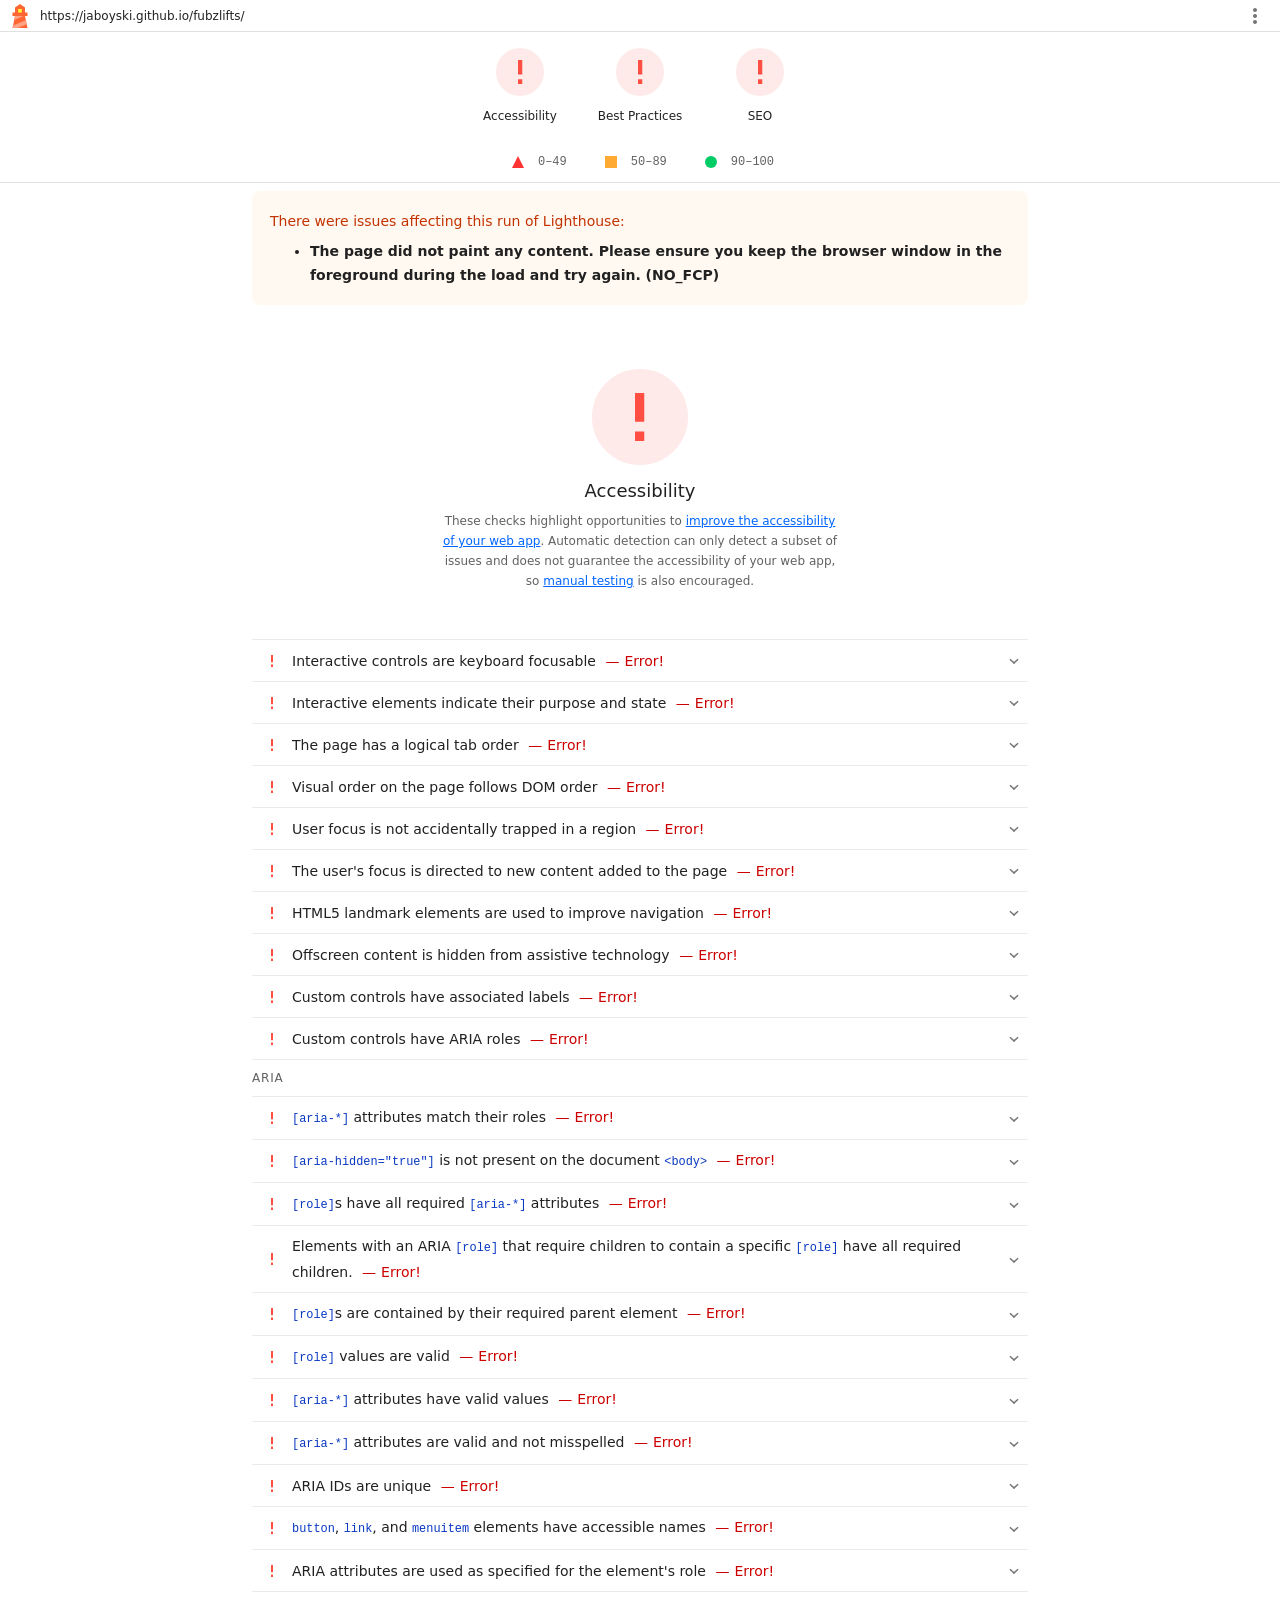
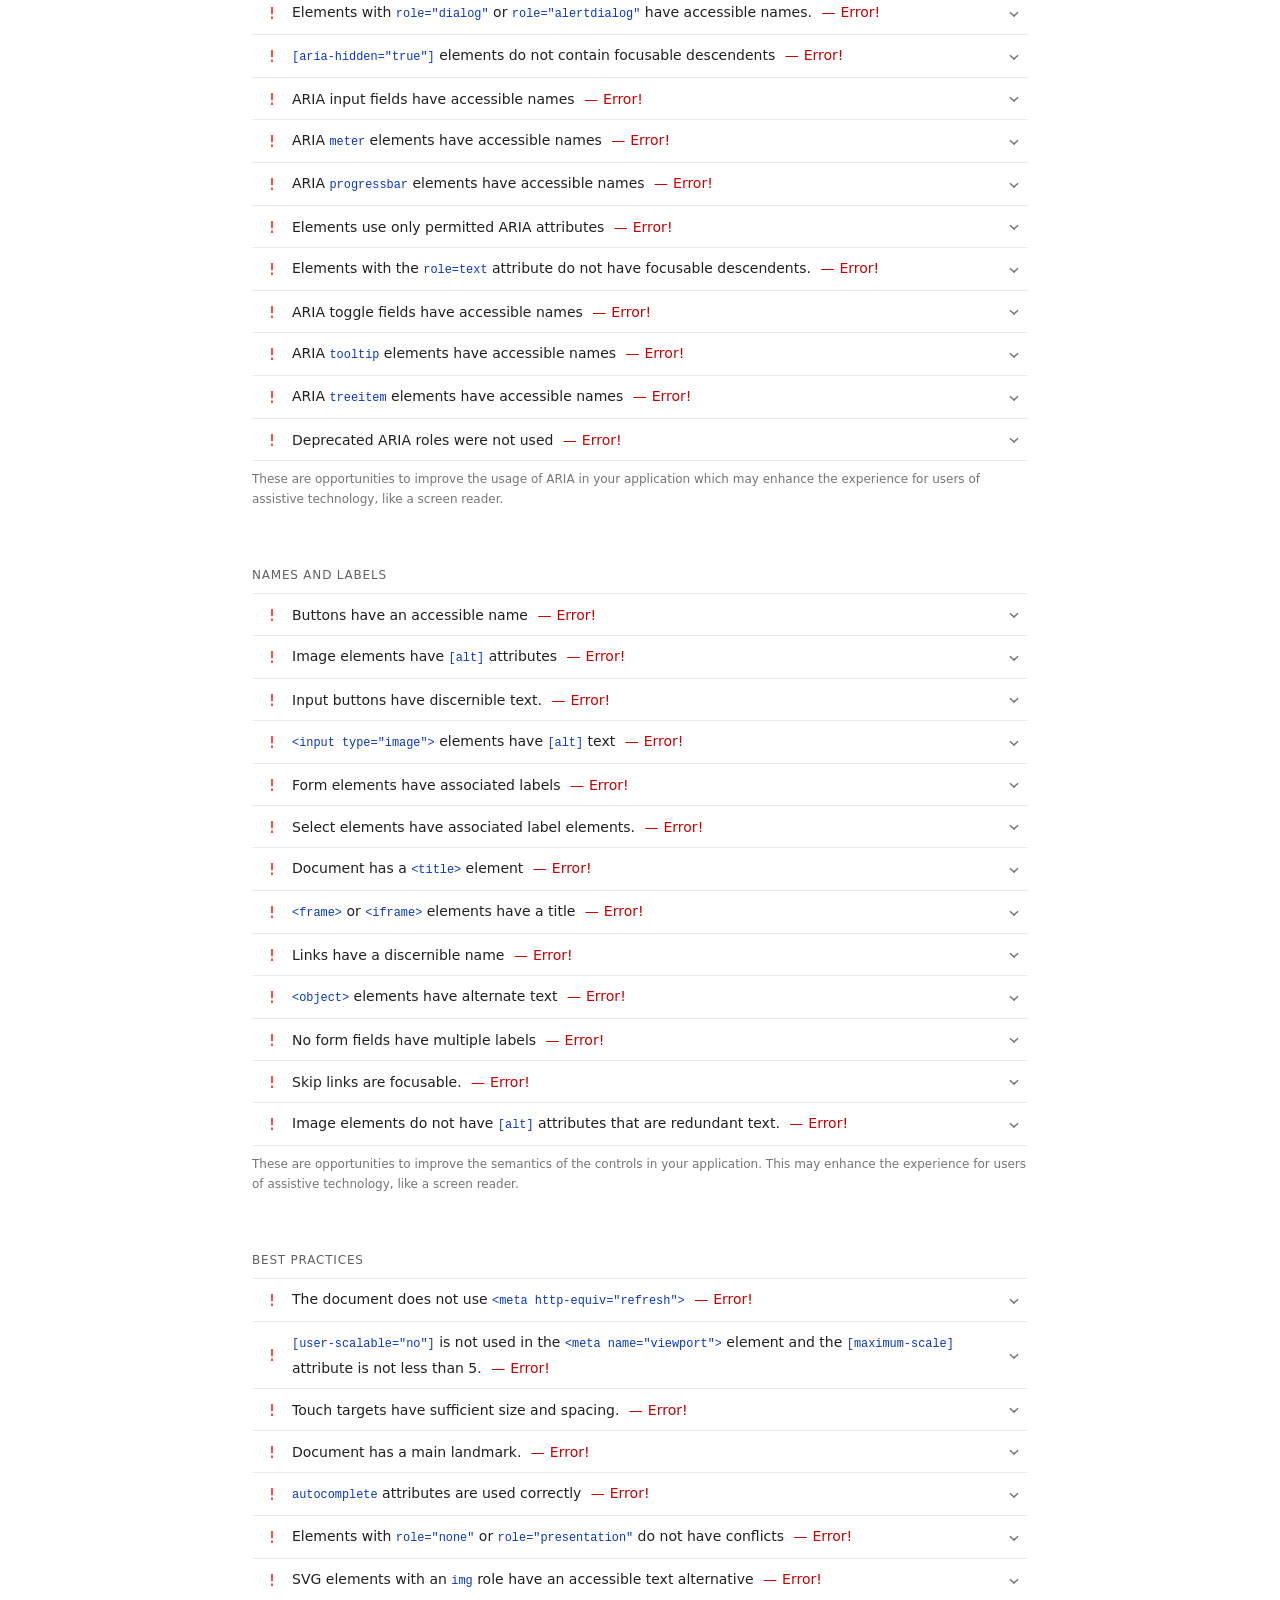
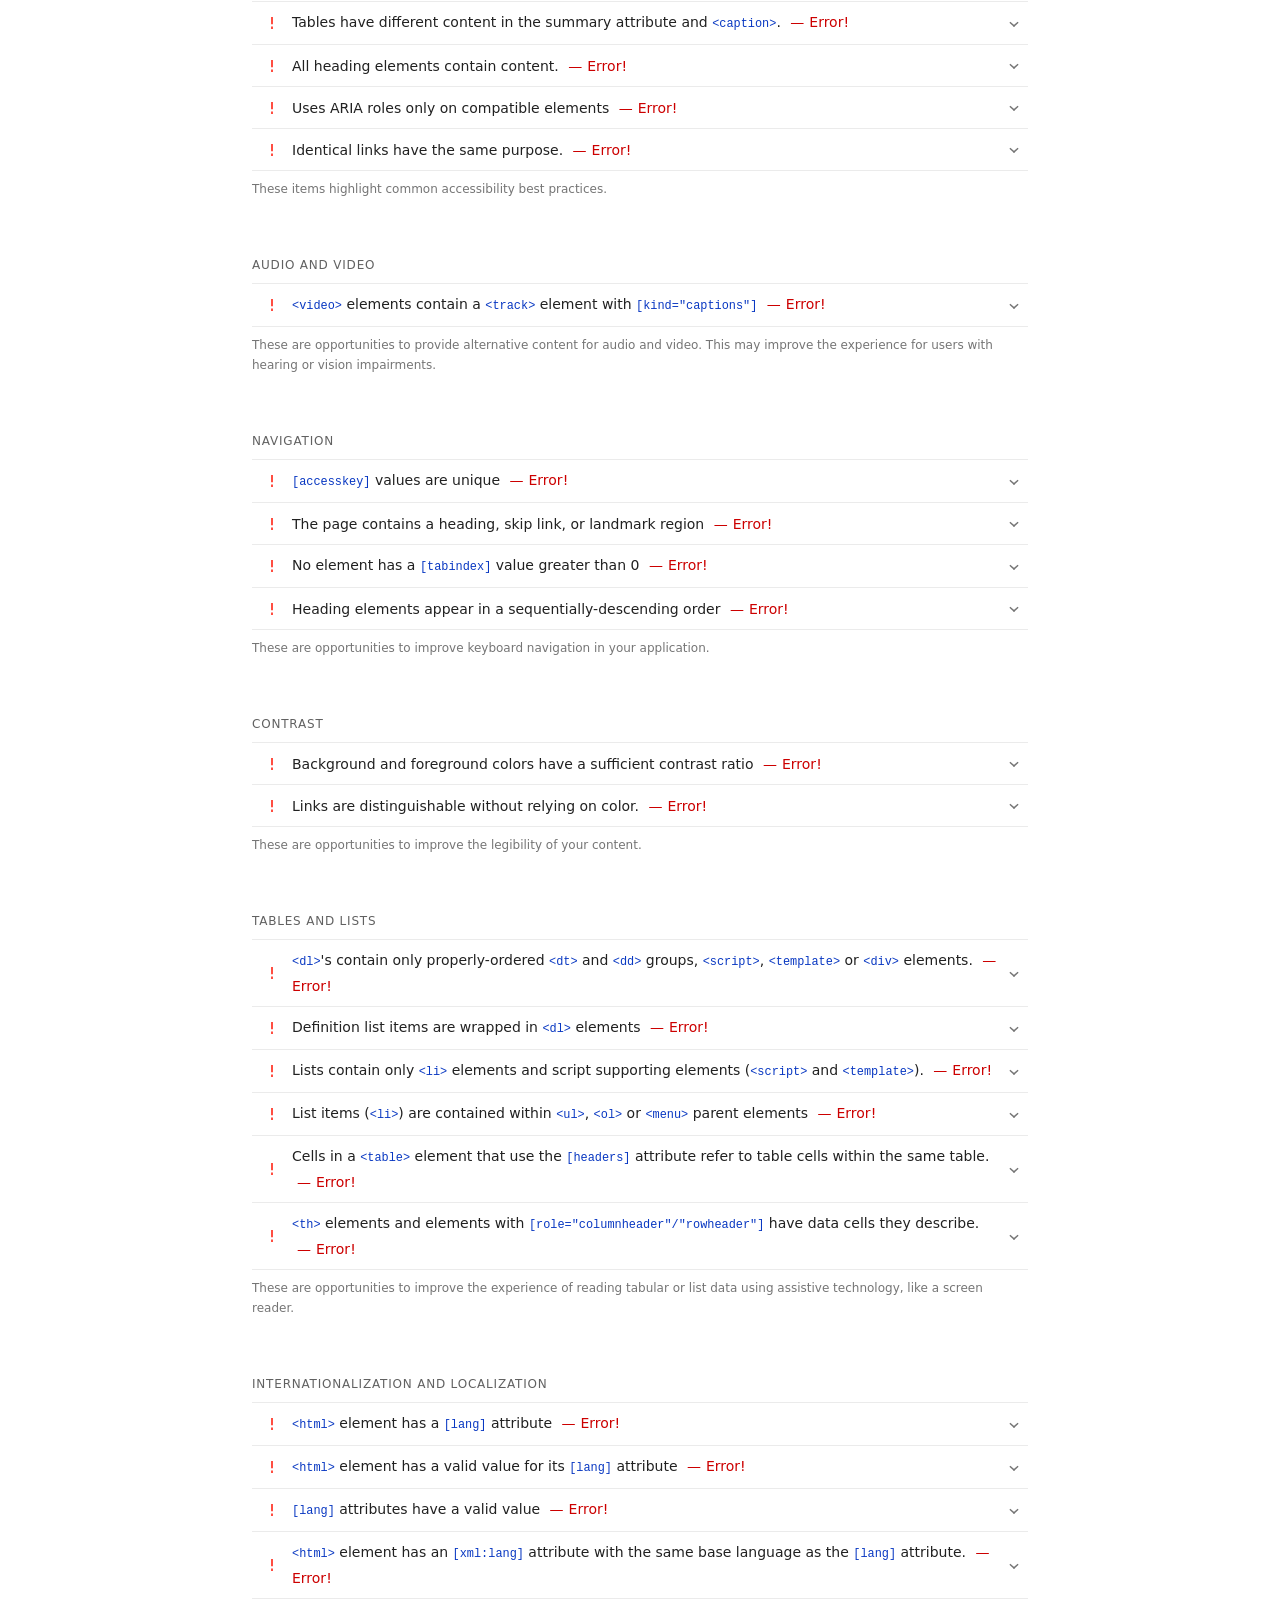
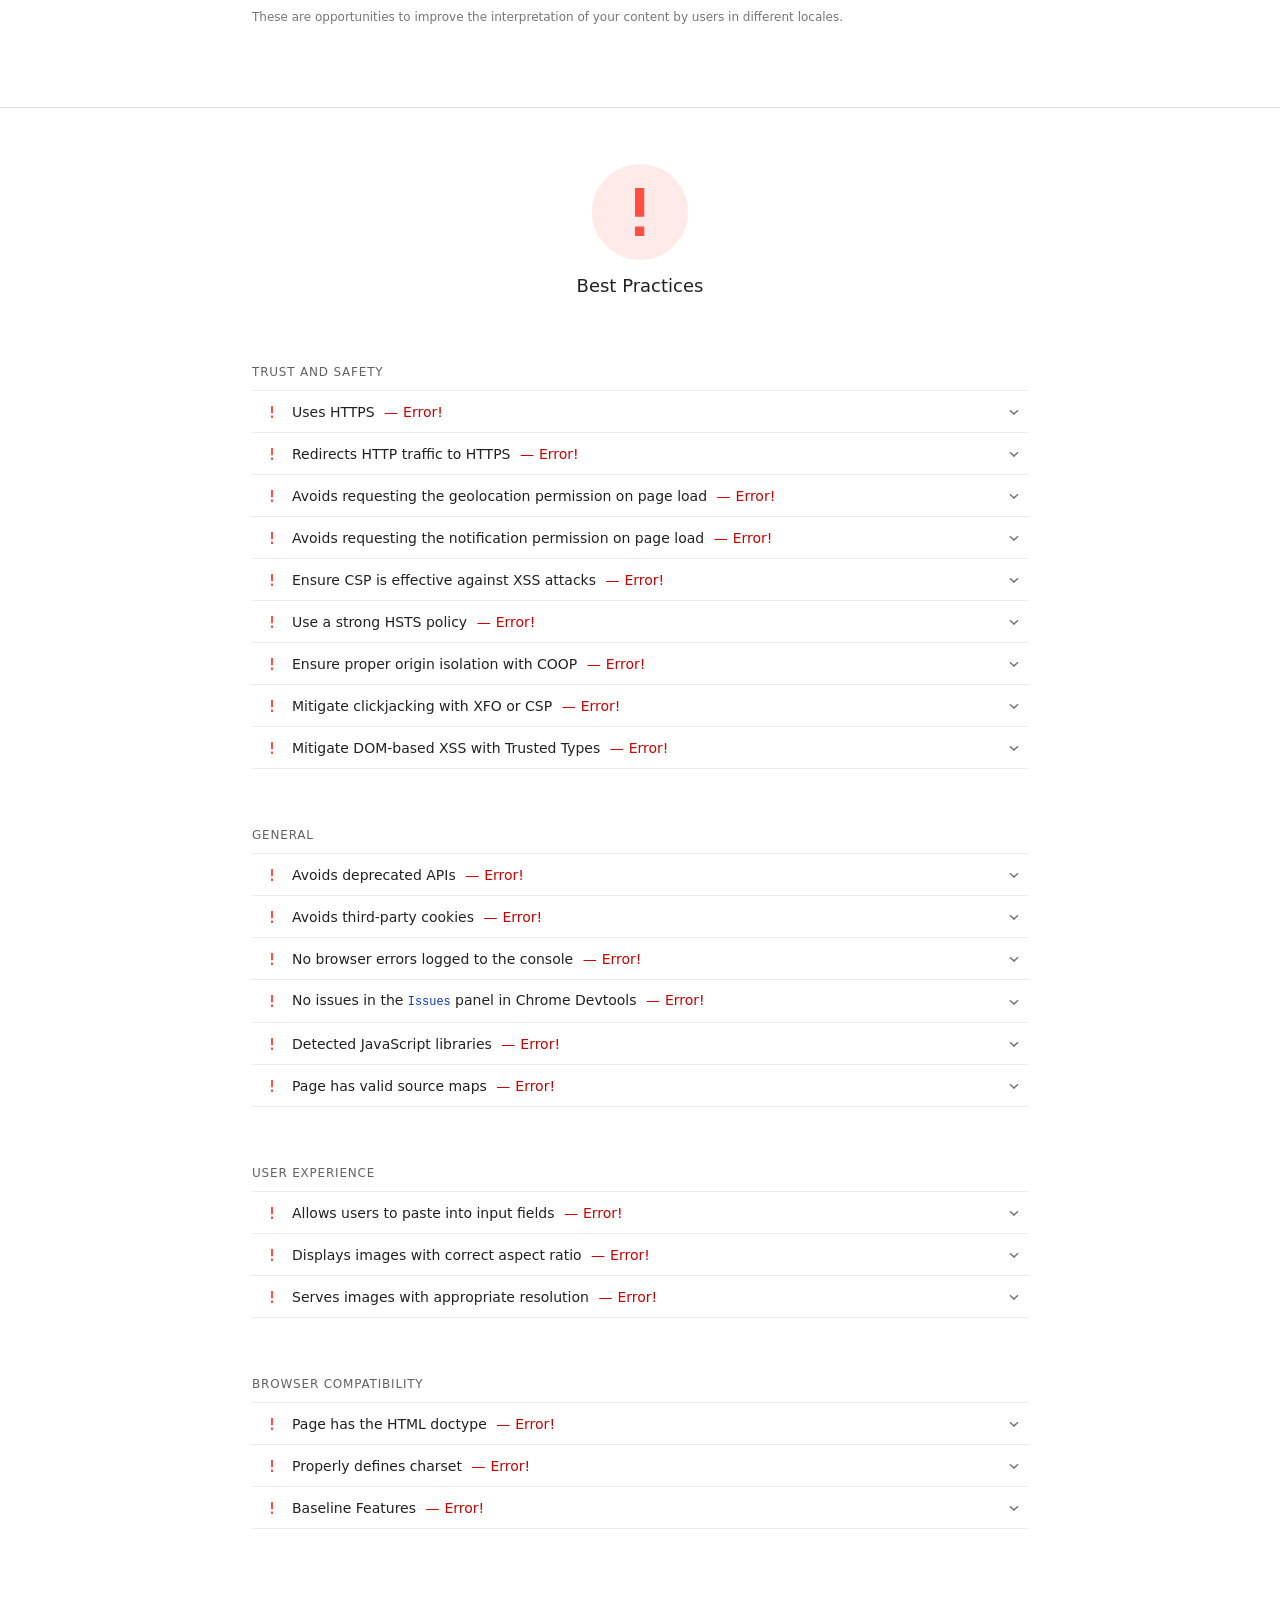
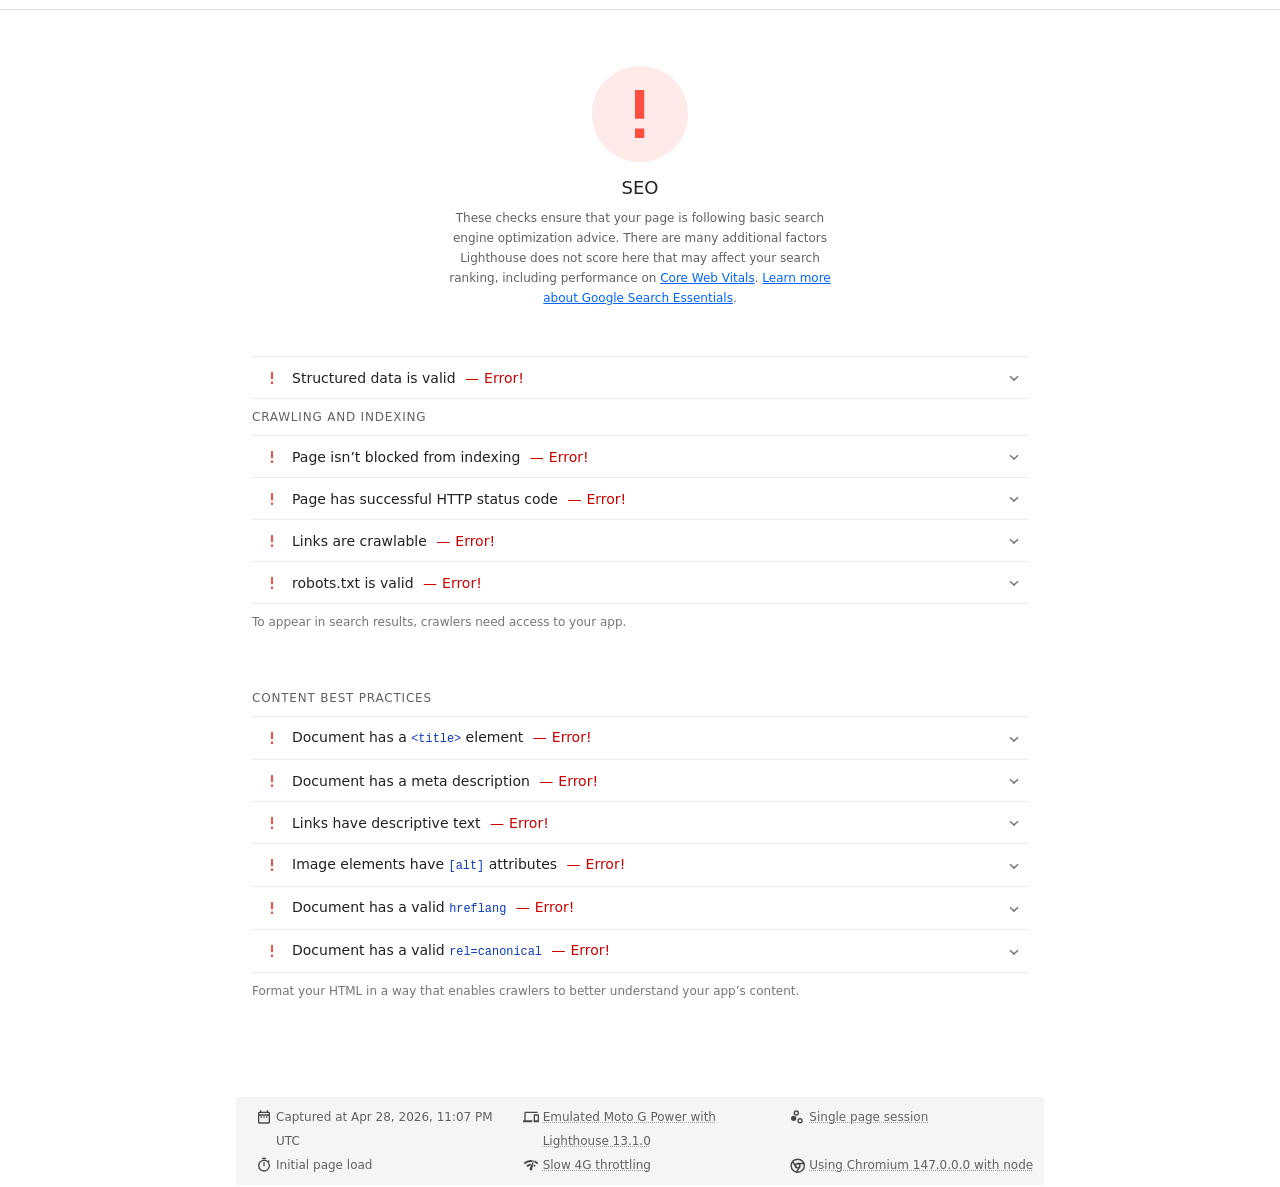
<file: audit/mobile/report.html>
<!--
@license
Copyright 2018 Google LLC
SPDX-License-Identifier: Apache-2.0
-->
<!doctype html>
<html lang="en">
<head>
  <meta charset="utf-8">
  <meta name="viewport" content="width=device-width, initial-scale=1, minimum-scale=1">
  <link rel="icon" href='data:image/svg+xml;utf8,<svg fill="none" xmlns="http://www.w3.org/2000/svg" viewBox="0 0 48 48"><path d="m14 7 10-7 10 7v10h5v7h-5l5 24H9l5-24H9v-7h5V7Z" fill="%23F63"/><path d="M31.561 24H14l-1.689 8.105L31.561 24ZM18.983 48H9l1.022-4.907L35.723 32.27l1.663 7.98L18.983 48Z" fill="%23FFA385"/><path fill="%23FF3" d="M20.5 10h7v7h-7z"/></svg>'>
  <title>Lighthouse Report</title>
  <style>body {margin: 0}</style>
</head>
<body>
  <noscript>Lighthouse report requires JavaScript. Please enable.</noscript>

  <div id="lh-log"></div>

  <script>window.__LIGHTHOUSE_JSON__ = {"lighthouseVersion":"13.1.0","requestedUrl":"https://jaboyski.github.io/fubzlifts/","mainDocumentUrl":"https://jaboyski.github.io/fubzlifts/","finalDisplayedUrl":"https://jaboyski.github.io/fubzlifts/","finalUrl":"https://jaboyski.github.io/fubzlifts/","fetchTime":"2026-04-28T23:07:52.840Z","gatherMode":"navigation","runtimeError":{"code":"NO_FCP","message":"The page did not paint any content. Please ensure you keep the browser window in the foreground during the load and try again. (NO_FCP)","errorStack":"LighthouseError: NO_FCP\n    at Timeout.\u003canonymous> (file:///C:/Users/JABOYSKI%202025/AppData/Local/npm-cache/_npx/15c61037b1978c83/node_modules/chrome-devtools-mcp/build/src/third_party/lighthouse-devtools-mcp-bundle.js:59277:20)\n    at listOnTimeout (node:internal/timers:605:17)\n    at process.processTimers (node:internal/timers:541:7)","artifactKey":"PageLoadError"},"runWarnings":["The page did not paint any content. Please ensure you keep the browser window in the foreground during the load and try again. (NO_FCP)"],"userAgent":"Mozilla/5.0 (Windows NT 10.0; Win64; x64) AppleWebKit/537.36 (KHTML, like Gecko) Chrome/147.0.0.0 Safari/537.36","environment":{"hostUserAgent":"Mozilla/5.0 (Windows NT 10.0; Win64; x64) AppleWebKit/537.36 (KHTML, like Gecko) Chrome/147.0.0.0 Safari/537.36","benchmarkIndex":4891.5,"credits":{}},"audits":{"is-on-https":{"id":"is-on-https","title":"Uses HTTPS","description":"All sites should be protected with HTTPS, even ones that don't handle sensitive data. This includes avoiding [mixed content](https://developers.google.com/web/fundamentals/security/prevent-mixed-content/what-is-mixed-content), where some resources are loaded over HTTP despite the initial request being served over HTTPS. HTTPS prevents intruders from tampering with or passively listening in on the communications between your app and your users, and is a prerequisite for HTTP/2 and many new web platform APIs. [Learn more about HTTPS](https://developer.chrome.com/docs/lighthouse/pwa/is-on-https/).","score":null,"scoreDisplayMode":"error","errorMessage":"The page did not paint any content. Please ensure you keep the browser window in the foreground during the load and try again. (NO_FCP)","errorStack":"LighthouseError: NO_FCP\n    at Timeout.\u003canonymous> (file:///C:/Users/JABOYSKI%202025/AppData/Local/npm-cache/_npx/15c61037b1978c83/node_modules/chrome-devtools-mcp/build/src/third_party/lighthouse-devtools-mcp-bundle.js:59277:20)\n    at listOnTimeout (node:internal/timers:605:17)\n    at process.processTimers (node:internal/timers:541:7)"},"redirects-http":{"id":"redirects-http","title":"Redirects HTTP traffic to HTTPS","description":"Make sure that you redirect all HTTP traffic to HTTPS in order to enable secure web features for all your users. [Learn more](https://developer.chrome.com/docs/lighthouse/pwa/redirects-http/).","score":null,"scoreDisplayMode":"error","errorMessage":"The page did not paint any content. Please ensure you keep the browser window in the foreground during the load and try again. (NO_FCP)","errorStack":"LighthouseError: NO_FCP\n    at Timeout.\u003canonymous> (file:///C:/Users/JABOYSKI%202025/AppData/Local/npm-cache/_npx/15c61037b1978c83/node_modules/chrome-devtools-mcp/build/src/third_party/lighthouse-devtools-mcp-bundle.js:59277:20)\n    at listOnTimeout (node:internal/timers:605:17)\n    at process.processTimers (node:internal/timers:541:7)"},"errors-in-console":{"id":"errors-in-console","title":"No browser errors logged to the console","description":"Errors logged to the console indicate unresolved problems. They can come from network request failures and other browser concerns. [Learn more about this errors in console diagnostic audit](https://developer.chrome.com/docs/lighthouse/best-practices/errors-in-console/)","score":null,"scoreDisplayMode":"error","errorMessage":"The page did not paint any content. Please ensure you keep the browser window in the foreground during the load and try again. (NO_FCP)","errorStack":"LighthouseError: NO_FCP\n    at Timeout.\u003canonymous> (file:///C:/Users/JABOYSKI%202025/AppData/Local/npm-cache/_npx/15c61037b1978c83/node_modules/chrome-devtools-mcp/build/src/third_party/lighthouse-devtools-mcp-bundle.js:59277:20)\n    at listOnTimeout (node:internal/timers:605:17)\n    at process.processTimers (node:internal/timers:541:7)"},"image-aspect-ratio":{"id":"image-aspect-ratio","title":"Displays images with correct aspect ratio","description":"Image display dimensions should match natural aspect ratio. [Learn more about image aspect ratio](https://developer.chrome.com/docs/lighthouse/best-practices/image-aspect-ratio/).","score":null,"scoreDisplayMode":"error","errorMessage":"The page did not paint any content. Please ensure you keep the browser window in the foreground during the load and try again. (NO_FCP)","errorStack":"LighthouseError: NO_FCP\n    at Timeout.\u003canonymous> (file:///C:/Users/JABOYSKI%202025/AppData/Local/npm-cache/_npx/15c61037b1978c83/node_modules/chrome-devtools-mcp/build/src/third_party/lighthouse-devtools-mcp-bundle.js:59277:20)\n    at listOnTimeout (node:internal/timers:605:17)\n    at process.processTimers (node:internal/timers:541:7)"},"image-size-responsive":{"id":"image-size-responsive","title":"Serves images with appropriate resolution","description":"Image natural dimensions should be proportional to the display size and the pixel ratio to maximize image clarity. [Learn how to provide responsive images](https://web.dev/articles/serve-responsive-images).","score":null,"scoreDisplayMode":"error","errorMessage":"The page did not paint any content. Please ensure you keep the browser window in the foreground during the load and try again. (NO_FCP)","errorStack":"LighthouseError: NO_FCP\n    at Timeout.\u003canonymous> (file:///C:/Users/JABOYSKI%202025/AppData/Local/npm-cache/_npx/15c61037b1978c83/node_modules/chrome-devtools-mcp/build/src/third_party/lighthouse-devtools-mcp-bundle.js:59277:20)\n    at listOnTimeout (node:internal/timers:605:17)\n    at process.processTimers (node:internal/timers:541:7)"},"deprecations":{"id":"deprecations","title":"Avoids deprecated APIs","description":"Deprecated APIs will eventually be removed from the browser. [Learn more about deprecated APIs](https://developer.chrome.com/docs/lighthouse/best-practices/deprecations/).","score":null,"scoreDisplayMode":"error","errorMessage":"The page did not paint any content. Please ensure you keep the browser window in the foreground during the load and try again. (NO_FCP)","errorStack":"LighthouseError: NO_FCP\n    at Timeout.\u003canonymous> (file:///C:/Users/JABOYSKI%202025/AppData/Local/npm-cache/_npx/15c61037b1978c83/node_modules/chrome-devtools-mcp/build/src/third_party/lighthouse-devtools-mcp-bundle.js:59277:20)\n    at listOnTimeout (node:internal/timers:605:17)\n    at process.processTimers (node:internal/timers:541:7)"},"third-party-cookies":{"id":"third-party-cookies","title":"Avoids third-party cookies","description":"Third-party cookies may be blocked in some contexts. [Learn more about preparing for third-party cookie restrictions](https://privacysandbox.google.com/cookies/prepare/overview).","score":null,"scoreDisplayMode":"error","errorMessage":"The page did not paint any content. Please ensure you keep the browser window in the foreground during the load and try again. (NO_FCP)","errorStack":"LighthouseError: NO_FCP\n    at Timeout.\u003canonymous> (file:///C:/Users/JABOYSKI%202025/AppData/Local/npm-cache/_npx/15c61037b1978c83/node_modules/chrome-devtools-mcp/build/src/third_party/lighthouse-devtools-mcp-bundle.js:59277:20)\n    at listOnTimeout (node:internal/timers:605:17)\n    at process.processTimers (node:internal/timers:541:7)"},"valid-source-maps":{"id":"valid-source-maps","title":"Page has valid source maps","description":"Source maps translate minified code to the original source code. This helps developers debug in production. In addition, Lighthouse is able to provide further insights. Consider deploying source maps to take advantage of these benefits. [Learn more about source maps](https://developer.chrome.com/docs/devtools/javascript/source-maps/).","score":null,"scoreDisplayMode":"error","errorMessage":"The page did not paint any content. Please ensure you keep the browser window in the foreground during the load and try again. (NO_FCP)","errorStack":"LighthouseError: NO_FCP\n    at Timeout.\u003canonymous> (file:///C:/Users/JABOYSKI%202025/AppData/Local/npm-cache/_npx/15c61037b1978c83/node_modules/chrome-devtools-mcp/build/src/third_party/lighthouse-devtools-mcp-bundle.js:59277:20)\n    at listOnTimeout (node:internal/timers:605:17)\n    at process.processTimers (node:internal/timers:541:7)"},"csp-xss":{"id":"csp-xss","title":"Ensure CSP is effective against XSS attacks","description":"A strong Content Security Policy (CSP) significantly reduces the risk of cross-site scripting (XSS) attacks. [Learn how to use a CSP to prevent XSS](https://developer.chrome.com/docs/lighthouse/best-practices/csp-xss/)","score":null,"scoreDisplayMode":"error","errorMessage":"The page did not paint any content. Please ensure you keep the browser window in the foreground during the load and try again. (NO_FCP)","errorStack":"LighthouseError: NO_FCP\n    at Timeout.\u003canonymous> (file:///C:/Users/JABOYSKI%202025/AppData/Local/npm-cache/_npx/15c61037b1978c83/node_modules/chrome-devtools-mcp/build/src/third_party/lighthouse-devtools-mcp-bundle.js:59277:20)\n    at listOnTimeout (node:internal/timers:605:17)\n    at process.processTimers (node:internal/timers:541:7)"},"has-hsts":{"id":"has-hsts","title":"Use a strong HSTS policy","description":"Deployment of the HSTS header significantly reduces the risk of downgrading HTTP connections and eavesdropping attacks. A rollout in stages, starting with a low max-age is recommended. [Learn more about using a strong HSTS policy.](https://developer.chrome.com/docs/lighthouse/best-practices/has-hsts)","score":null,"scoreDisplayMode":"error","errorMessage":"The page did not paint any content. Please ensure you keep the browser window in the foreground during the load and try again. (NO_FCP)","errorStack":"LighthouseError: NO_FCP\n    at Timeout.\u003canonymous> (file:///C:/Users/JABOYSKI%202025/AppData/Local/npm-cache/_npx/15c61037b1978c83/node_modules/chrome-devtools-mcp/build/src/third_party/lighthouse-devtools-mcp-bundle.js:59277:20)\n    at listOnTimeout (node:internal/timers:605:17)\n    at process.processTimers (node:internal/timers:541:7)"},"origin-isolation":{"id":"origin-isolation","title":"Ensure proper origin isolation with COOP","description":"The Cross-Origin-Opener-Policy (COOP) can be used to isolate the top-level window from other documents such as pop-ups. [Learn more about deploying the COOP header.](https://web.dev/articles/why-coop-coep#coop)","score":null,"scoreDisplayMode":"error","errorMessage":"The page did not paint any content. Please ensure you keep the browser window in the foreground during the load and try again. (NO_FCP)","errorStack":"LighthouseError: NO_FCP\n    at Timeout.\u003canonymous> (file:///C:/Users/JABOYSKI%202025/AppData/Local/npm-cache/_npx/15c61037b1978c83/node_modules/chrome-devtools-mcp/build/src/third_party/lighthouse-devtools-mcp-bundle.js:59277:20)\n    at listOnTimeout (node:internal/timers:605:17)\n    at process.processTimers (node:internal/timers:541:7)"},"clickjacking-mitigation":{"id":"clickjacking-mitigation","title":"Mitigate clickjacking with XFO or CSP","description":"The `X-Frame-Options` (XFO) header or the `frame-ancestors` directive in the `Content-Security-Policy` (CSP) header control where a page can be embedded. These can mitigate clickjacking attacks by blocking some or all sites from embedding the page. [Learn more about mitigating clickjacking](https://developer.chrome.com/docs/lighthouse/best-practices/clickjacking-mitigation).","score":null,"scoreDisplayMode":"error","errorMessage":"The page did not paint any content. Please ensure you keep the browser window in the foreground during the load and try again. (NO_FCP)","errorStack":"LighthouseError: NO_FCP\n    at Timeout.\u003canonymous> (file:///C:/Users/JABOYSKI%202025/AppData/Local/npm-cache/_npx/15c61037b1978c83/node_modules/chrome-devtools-mcp/build/src/third_party/lighthouse-devtools-mcp-bundle.js:59277:20)\n    at listOnTimeout (node:internal/timers:605:17)\n    at process.processTimers (node:internal/timers:541:7)"},"trusted-types-xss":{"id":"trusted-types-xss","title":"Mitigate DOM-based XSS with Trusted Types","description":"The `require-trusted-types-for` directive in the `Content-Security-Policy` (CSP) header instructs user agents to control the data passed to DOM XSS sink functions. [Learn more about mitigating DOM-based XSS with Trusted Types](https://developer.chrome.com/docs/lighthouse/best-practices/trusted-types-xss).","score":null,"scoreDisplayMode":"error","errorMessage":"The page did not paint any content. Please ensure you keep the browser window in the foreground during the load and try again. (NO_FCP)","errorStack":"LighthouseError: NO_FCP\n    at Timeout.\u003canonymous> (file:///C:/Users/JABOYSKI%202025/AppData/Local/npm-cache/_npx/15c61037b1978c83/node_modules/chrome-devtools-mcp/build/src/third_party/lighthouse-devtools-mcp-bundle.js:59277:20)\n    at listOnTimeout (node:internal/timers:605:17)\n    at process.processTimers (node:internal/timers:541:7)"},"accesskeys":{"id":"accesskeys","title":"`[accesskey]` values are unique","description":"Access keys let users quickly focus a part of the page. For proper navigation, each access key must be unique. [Learn more about access keys](https://dequeuniversity.com/rules/axe/4.11/accesskeys).","score":null,"scoreDisplayMode":"error","errorMessage":"The page did not paint any content. Please ensure you keep the browser window in the foreground during the load and try again. (NO_FCP)","errorStack":"LighthouseError: NO_FCP\n    at Timeout.\u003canonymous> (file:///C:/Users/JABOYSKI%202025/AppData/Local/npm-cache/_npx/15c61037b1978c83/node_modules/chrome-devtools-mcp/build/src/third_party/lighthouse-devtools-mcp-bundle.js:59277:20)\n    at listOnTimeout (node:internal/timers:605:17)\n    at process.processTimers (node:internal/timers:541:7)"},"aria-allowed-attr":{"id":"aria-allowed-attr","title":"`[aria-*]` attributes match their roles","description":"Each ARIA `role` supports a specific subset of `aria-*` attributes. Mismatching these invalidates the `aria-*` attributes. [Learn how to match ARIA attributes to their roles](https://dequeuniversity.com/rules/axe/4.11/aria-allowed-attr).","score":null,"scoreDisplayMode":"error","errorMessage":"The page did not paint any content. Please ensure you keep the browser window in the foreground during the load and try again. (NO_FCP)","errorStack":"LighthouseError: NO_FCP\n    at Timeout.\u003canonymous> (file:///C:/Users/JABOYSKI%202025/AppData/Local/npm-cache/_npx/15c61037b1978c83/node_modules/chrome-devtools-mcp/build/src/third_party/lighthouse-devtools-mcp-bundle.js:59277:20)\n    at listOnTimeout (node:internal/timers:605:17)\n    at process.processTimers (node:internal/timers:541:7)"},"aria-allowed-role":{"id":"aria-allowed-role","title":"Uses ARIA roles only on compatible elements","description":"Many HTML elements can only be assigned certain ARIA roles. Using ARIA roles where they are not allowed can interfere with the accessibility of the web page. [Learn more about ARIA roles](https://dequeuniversity.com/rules/axe/4.11/aria-allowed-role).","score":null,"scoreDisplayMode":"error","errorMessage":"The page did not paint any content. Please ensure you keep the browser window in the foreground during the load and try again. (NO_FCP)","errorStack":"LighthouseError: NO_FCP\n    at Timeout.\u003canonymous> (file:///C:/Users/JABOYSKI%202025/AppData/Local/npm-cache/_npx/15c61037b1978c83/node_modules/chrome-devtools-mcp/build/src/third_party/lighthouse-devtools-mcp-bundle.js:59277:20)\n    at listOnTimeout (node:internal/timers:605:17)\n    at process.processTimers (node:internal/timers:541:7)"},"aria-command-name":{"id":"aria-command-name","title":"`button`, `link`, and `menuitem` elements have accessible names","description":"When an element doesn't have an accessible name, screen readers announce it with a generic name, making it unusable for users who rely on screen readers. [Learn how to make command elements more accessible](https://dequeuniversity.com/rules/axe/4.11/aria-command-name).","score":null,"scoreDisplayMode":"error","errorMessage":"The page did not paint any content. Please ensure you keep the browser window in the foreground during the load and try again. (NO_FCP)","errorStack":"LighthouseError: NO_FCP\n    at Timeout.\u003canonymous> (file:///C:/Users/JABOYSKI%202025/AppData/Local/npm-cache/_npx/15c61037b1978c83/node_modules/chrome-devtools-mcp/build/src/third_party/lighthouse-devtools-mcp-bundle.js:59277:20)\n    at listOnTimeout (node:internal/timers:605:17)\n    at process.processTimers (node:internal/timers:541:7)"},"aria-conditional-attr":{"id":"aria-conditional-attr","title":"ARIA attributes are used as specified for the element's role","description":"Some ARIA attributes are only allowed on an element under certain conditions. [Learn more about conditional ARIA attributes](https://dequeuniversity.com/rules/axe/4.11/aria-conditional-attr).","score":null,"scoreDisplayMode":"error","errorMessage":"The page did not paint any content. Please ensure you keep the browser window in the foreground during the load and try again. (NO_FCP)","errorStack":"LighthouseError: NO_FCP\n    at Timeout.\u003canonymous> (file:///C:/Users/JABOYSKI%202025/AppData/Local/npm-cache/_npx/15c61037b1978c83/node_modules/chrome-devtools-mcp/build/src/third_party/lighthouse-devtools-mcp-bundle.js:59277:20)\n    at listOnTimeout (node:internal/timers:605:17)\n    at process.processTimers (node:internal/timers:541:7)"},"aria-deprecated-role":{"id":"aria-deprecated-role","title":"Deprecated ARIA roles were not used","description":"Deprecated ARIA roles may not be processed correctly by assistive technology. [Learn more about deprecated ARIA roles](https://dequeuniversity.com/rules/axe/4.11/aria-deprecated-role).","score":null,"scoreDisplayMode":"error","errorMessage":"The page did not paint any content. Please ensure you keep the browser window in the foreground during the load and try again. (NO_FCP)","errorStack":"LighthouseError: NO_FCP\n    at Timeout.\u003canonymous> (file:///C:/Users/JABOYSKI%202025/AppData/Local/npm-cache/_npx/15c61037b1978c83/node_modules/chrome-devtools-mcp/build/src/third_party/lighthouse-devtools-mcp-bundle.js:59277:20)\n    at listOnTimeout (node:internal/timers:605:17)\n    at process.processTimers (node:internal/timers:541:7)"},"aria-dialog-name":{"id":"aria-dialog-name","title":"Elements with `role=\"dialog\"` or `role=\"alertdialog\"` have accessible names.","description":"ARIA dialog elements without accessible names may prevent screen readers users from discerning the purpose of these elements. [Learn how to make ARIA dialog elements more accessible](https://dequeuniversity.com/rules/axe/4.11/aria-dialog-name).","score":null,"scoreDisplayMode":"error","errorMessage":"The page did not paint any content. Please ensure you keep the browser window in the foreground during the load and try again. (NO_FCP)","errorStack":"LighthouseError: NO_FCP\n    at Timeout.\u003canonymous> (file:///C:/Users/JABOYSKI%202025/AppData/Local/npm-cache/_npx/15c61037b1978c83/node_modules/chrome-devtools-mcp/build/src/third_party/lighthouse-devtools-mcp-bundle.js:59277:20)\n    at listOnTimeout (node:internal/timers:605:17)\n    at process.processTimers (node:internal/timers:541:7)"},"aria-hidden-body":{"id":"aria-hidden-body","title":"`[aria-hidden=\"true\"]` is not present on the document `\u003cbody>`","description":"Assistive technologies, like screen readers, work inconsistently when `aria-hidden=\"true\"` is set on the document `\u003cbody>`. [Learn how `aria-hidden` affects the document body](https://dequeuniversity.com/rules/axe/4.11/aria-hidden-body).","score":null,"scoreDisplayMode":"error","errorMessage":"The page did not paint any content. Please ensure you keep the browser window in the foreground during the load and try again. (NO_FCP)","errorStack":"LighthouseError: NO_FCP\n    at Timeout.\u003canonymous> (file:///C:/Users/JABOYSKI%202025/AppData/Local/npm-cache/_npx/15c61037b1978c83/node_modules/chrome-devtools-mcp/build/src/third_party/lighthouse-devtools-mcp-bundle.js:59277:20)\n    at listOnTimeout (node:internal/timers:605:17)\n    at process.processTimers (node:internal/timers:541:7)"},"aria-hidden-focus":{"id":"aria-hidden-focus","title":"`[aria-hidden=\"true\"]` elements do not contain focusable descendents","description":"Focusable descendents within an `[aria-hidden=\"true\"]` element prevent those interactive elements from being available to users of assistive technologies like screen readers. [Learn how `aria-hidden` affects focusable elements](https://dequeuniversity.com/rules/axe/4.11/aria-hidden-focus).","score":null,"scoreDisplayMode":"error","errorMessage":"The page did not paint any content. Please ensure you keep the browser window in the foreground during the load and try again. (NO_FCP)","errorStack":"LighthouseError: NO_FCP\n    at Timeout.\u003canonymous> (file:///C:/Users/JABOYSKI%202025/AppData/Local/npm-cache/_npx/15c61037b1978c83/node_modules/chrome-devtools-mcp/build/src/third_party/lighthouse-devtools-mcp-bundle.js:59277:20)\n    at listOnTimeout (node:internal/timers:605:17)\n    at process.processTimers (node:internal/timers:541:7)"},"aria-input-field-name":{"id":"aria-input-field-name","title":"ARIA input fields have accessible names","description":"When an input field doesn't have an accessible name, screen readers announce it with a generic name, making it unusable for users who rely on screen readers. [Learn more about input field labels](https://dequeuniversity.com/rules/axe/4.11/aria-input-field-name).","score":null,"scoreDisplayMode":"error","errorMessage":"The page did not paint any content. Please ensure you keep the browser window in the foreground during the load and try again. (NO_FCP)","errorStack":"LighthouseError: NO_FCP\n    at Timeout.\u003canonymous> (file:///C:/Users/JABOYSKI%202025/AppData/Local/npm-cache/_npx/15c61037b1978c83/node_modules/chrome-devtools-mcp/build/src/third_party/lighthouse-devtools-mcp-bundle.js:59277:20)\n    at listOnTimeout (node:internal/timers:605:17)\n    at process.processTimers (node:internal/timers:541:7)"},"aria-meter-name":{"id":"aria-meter-name","title":"ARIA `meter` elements have accessible names","description":"When a meter element doesn't have an accessible name, screen readers announce it with a generic name, making it unusable for users who rely on screen readers. [Learn how to name `meter` elements](https://dequeuniversity.com/rules/axe/4.11/aria-meter-name).","score":null,"scoreDisplayMode":"error","errorMessage":"The page did not paint any content. Please ensure you keep the browser window in the foreground during the load and try again. (NO_FCP)","errorStack":"LighthouseError: NO_FCP\n    at Timeout.\u003canonymous> (file:///C:/Users/JABOYSKI%202025/AppData/Local/npm-cache/_npx/15c61037b1978c83/node_modules/chrome-devtools-mcp/build/src/third_party/lighthouse-devtools-mcp-bundle.js:59277:20)\n    at listOnTimeout (node:internal/timers:605:17)\n    at process.processTimers (node:internal/timers:541:7)"},"aria-progressbar-name":{"id":"aria-progressbar-name","title":"ARIA `progressbar` elements have accessible names","description":"When a `progressbar` element doesn't have an accessible name, screen readers announce it with a generic name, making it unusable for users who rely on screen readers. [Learn how to label `progressbar` elements](https://dequeuniversity.com/rules/axe/4.11/aria-progressbar-name).","score":null,"scoreDisplayMode":"error","errorMessage":"The page did not paint any content. Please ensure you keep the browser window in the foreground during the load and try again. (NO_FCP)","errorStack":"LighthouseError: NO_FCP\n    at Timeout.\u003canonymous> (file:///C:/Users/JABOYSKI%202025/AppData/Local/npm-cache/_npx/15c61037b1978c83/node_modules/chrome-devtools-mcp/build/src/third_party/lighthouse-devtools-mcp-bundle.js:59277:20)\n    at listOnTimeout (node:internal/timers:605:17)\n    at process.processTimers (node:internal/timers:541:7)"},"aria-prohibited-attr":{"id":"aria-prohibited-attr","title":"Elements use only permitted ARIA attributes","description":"Using ARIA attributes in roles where they are prohibited can mean that important information is not communicated to users of assistive technologies. [Learn more about prohibited ARIA roles](https://dequeuniversity.com/rules/axe/4.11/aria-prohibited-attr).","score":null,"scoreDisplayMode":"error","errorMessage":"The page did not paint any content. Please ensure you keep the browser window in the foreground during the load and try again. (NO_FCP)","errorStack":"LighthouseError: NO_FCP\n    at Timeout.\u003canonymous> (file:///C:/Users/JABOYSKI%202025/AppData/Local/npm-cache/_npx/15c61037b1978c83/node_modules/chrome-devtools-mcp/build/src/third_party/lighthouse-devtools-mcp-bundle.js:59277:20)\n    at listOnTimeout (node:internal/timers:605:17)\n    at process.processTimers (node:internal/timers:541:7)"},"aria-required-attr":{"id":"aria-required-attr","title":"`[role]`s have all required `[aria-*]` attributes","description":"Some ARIA roles have required attributes that describe the state of the element to screen readers. [Learn more about roles and required attributes](https://dequeuniversity.com/rules/axe/4.11/aria-required-attr).","score":null,"scoreDisplayMode":"error","errorMessage":"The page did not paint any content. Please ensure you keep the browser window in the foreground during the load and try again. (NO_FCP)","errorStack":"LighthouseError: NO_FCP\n    at Timeout.\u003canonymous> (file:///C:/Users/JABOYSKI%202025/AppData/Local/npm-cache/_npx/15c61037b1978c83/node_modules/chrome-devtools-mcp/build/src/third_party/lighthouse-devtools-mcp-bundle.js:59277:20)\n    at listOnTimeout (node:internal/timers:605:17)\n    at process.processTimers (node:internal/timers:541:7)"},"aria-required-children":{"id":"aria-required-children","title":"Elements with an ARIA `[role]` that require children to contain a specific `[role]` have all required children.","description":"Some ARIA parent roles must contain specific child roles to perform their intended accessibility functions. [Learn more about roles and required children elements](https://dequeuniversity.com/rules/axe/4.11/aria-required-children).","score":null,"scoreDisplayMode":"error","errorMessage":"The page did not paint any content. Please ensure you keep the browser window in the foreground during the load and try again. (NO_FCP)","errorStack":"LighthouseError: NO_FCP\n    at Timeout.\u003canonymous> (file:///C:/Users/JABOYSKI%202025/AppData/Local/npm-cache/_npx/15c61037b1978c83/node_modules/chrome-devtools-mcp/build/src/third_party/lighthouse-devtools-mcp-bundle.js:59277:20)\n    at listOnTimeout (node:internal/timers:605:17)\n    at process.processTimers (node:internal/timers:541:7)"},"aria-required-parent":{"id":"aria-required-parent","title":"`[role]`s are contained by their required parent element","description":"Some ARIA child roles must be contained by specific parent roles to properly perform their intended accessibility functions. [Learn more about ARIA roles and required parent element](https://dequeuniversity.com/rules/axe/4.11/aria-required-parent).","score":null,"scoreDisplayMode":"error","errorMessage":"The page did not paint any content. Please ensure you keep the browser window in the foreground during the load and try again. (NO_FCP)","errorStack":"LighthouseError: NO_FCP\n    at Timeout.\u003canonymous> (file:///C:/Users/JABOYSKI%202025/AppData/Local/npm-cache/_npx/15c61037b1978c83/node_modules/chrome-devtools-mcp/build/src/third_party/lighthouse-devtools-mcp-bundle.js:59277:20)\n    at listOnTimeout (node:internal/timers:605:17)\n    at process.processTimers (node:internal/timers:541:7)"},"aria-roles":{"id":"aria-roles","title":"`[role]` values are valid","description":"ARIA roles must have valid values in order to perform their intended accessibility functions. [Learn more about valid ARIA roles](https://dequeuniversity.com/rules/axe/4.11/aria-roles).","score":null,"scoreDisplayMode":"error","errorMessage":"The page did not paint any content. Please ensure you keep the browser window in the foreground during the load and try again. (NO_FCP)","errorStack":"LighthouseError: NO_FCP\n    at Timeout.\u003canonymous> (file:///C:/Users/JABOYSKI%202025/AppData/Local/npm-cache/_npx/15c61037b1978c83/node_modules/chrome-devtools-mcp/build/src/third_party/lighthouse-devtools-mcp-bundle.js:59277:20)\n    at listOnTimeout (node:internal/timers:605:17)\n    at process.processTimers (node:internal/timers:541:7)"},"aria-text":{"id":"aria-text","title":"Elements with the `role=text` attribute do not have focusable descendents.","description":"Adding `role=text` around a text node split by markup enables VoiceOver to treat it as one phrase, but the element's focusable descendents will not be announced. [Learn more about the `role=text` attribute](https://dequeuniversity.com/rules/axe/4.11/aria-text).","score":null,"scoreDisplayMode":"error","errorMessage":"The page did not paint any content. Please ensure you keep the browser window in the foreground during the load and try again. (NO_FCP)","errorStack":"LighthouseError: NO_FCP\n    at Timeout.\u003canonymous> (file:///C:/Users/JABOYSKI%202025/AppData/Local/npm-cache/_npx/15c61037b1978c83/node_modules/chrome-devtools-mcp/build/src/third_party/lighthouse-devtools-mcp-bundle.js:59277:20)\n    at listOnTimeout (node:internal/timers:605:17)\n    at process.processTimers (node:internal/timers:541:7)"},"aria-toggle-field-name":{"id":"aria-toggle-field-name","title":"ARIA toggle fields have accessible names","description":"When a toggle field doesn't have an accessible name, screen readers announce it with a generic name, making it unusable for users who rely on screen readers. [Learn more about toggle fields](https://dequeuniversity.com/rules/axe/4.11/aria-toggle-field-name).","score":null,"scoreDisplayMode":"error","errorMessage":"The page did not paint any content. Please ensure you keep the browser window in the foreground during the load and try again. (NO_FCP)","errorStack":"LighthouseError: NO_FCP\n    at Timeout.\u003canonymous> (file:///C:/Users/JABOYSKI%202025/AppData/Local/npm-cache/_npx/15c61037b1978c83/node_modules/chrome-devtools-mcp/build/src/third_party/lighthouse-devtools-mcp-bundle.js:59277:20)\n    at listOnTimeout (node:internal/timers:605:17)\n    at process.processTimers (node:internal/timers:541:7)"},"aria-tooltip-name":{"id":"aria-tooltip-name","title":"ARIA `tooltip` elements have accessible names","description":"When a tooltip element doesn't have an accessible name, screen readers announce it with a generic name, making it unusable for users who rely on screen readers. [Learn how to name `tooltip` elements](https://dequeuniversity.com/rules/axe/4.11/aria-tooltip-name).","score":null,"scoreDisplayMode":"error","errorMessage":"The page did not paint any content. Please ensure you keep the browser window in the foreground during the load and try again. (NO_FCP)","errorStack":"LighthouseError: NO_FCP\n    at Timeout.\u003canonymous> (file:///C:/Users/JABOYSKI%202025/AppData/Local/npm-cache/_npx/15c61037b1978c83/node_modules/chrome-devtools-mcp/build/src/third_party/lighthouse-devtools-mcp-bundle.js:59277:20)\n    at listOnTimeout (node:internal/timers:605:17)\n    at process.processTimers (node:internal/timers:541:7)"},"aria-treeitem-name":{"id":"aria-treeitem-name","title":"ARIA `treeitem` elements have accessible names","description":"When a `treeitem` element doesn't have an accessible name, screen readers announce it with a generic name, making it unusable for users who rely on screen readers. [Learn more about labeling `treeitem` elements](https://dequeuniversity.com/rules/axe/4.11/aria-treeitem-name).","score":null,"scoreDisplayMode":"error","errorMessage":"The page did not paint any content. Please ensure you keep the browser window in the foreground during the load and try again. (NO_FCP)","errorStack":"LighthouseError: NO_FCP\n    at Timeout.\u003canonymous> (file:///C:/Users/JABOYSKI%202025/AppData/Local/npm-cache/_npx/15c61037b1978c83/node_modules/chrome-devtools-mcp/build/src/third_party/lighthouse-devtools-mcp-bundle.js:59277:20)\n    at listOnTimeout (node:internal/timers:605:17)\n    at process.processTimers (node:internal/timers:541:7)"},"aria-valid-attr-value":{"id":"aria-valid-attr-value","title":"`[aria-*]` attributes have valid values","description":"Assistive technologies, like screen readers, can't interpret ARIA attributes with invalid values. [Learn more about valid values for ARIA attributes](https://dequeuniversity.com/rules/axe/4.11/aria-valid-attr-value).","score":null,"scoreDisplayMode":"error","errorMessage":"The page did not paint any content. Please ensure you keep the browser window in the foreground during the load and try again. (NO_FCP)","errorStack":"LighthouseError: NO_FCP\n    at Timeout.\u003canonymous> (file:///C:/Users/JABOYSKI%202025/AppData/Local/npm-cache/_npx/15c61037b1978c83/node_modules/chrome-devtools-mcp/build/src/third_party/lighthouse-devtools-mcp-bundle.js:59277:20)\n    at listOnTimeout (node:internal/timers:605:17)\n    at process.processTimers (node:internal/timers:541:7)"},"aria-valid-attr":{"id":"aria-valid-attr","title":"`[aria-*]` attributes are valid and not misspelled","description":"Assistive technologies, like screen readers, can't interpret ARIA attributes with invalid names. [Learn more about valid ARIA attributes](https://dequeuniversity.com/rules/axe/4.11/aria-valid-attr).","score":null,"scoreDisplayMode":"error","errorMessage":"The page did not paint any content. Please ensure you keep the browser window in the foreground during the load and try again. (NO_FCP)","errorStack":"LighthouseError: NO_FCP\n    at Timeout.\u003canonymous> (file:///C:/Users/JABOYSKI%202025/AppData/Local/npm-cache/_npx/15c61037b1978c83/node_modules/chrome-devtools-mcp/build/src/third_party/lighthouse-devtools-mcp-bundle.js:59277:20)\n    at listOnTimeout (node:internal/timers:605:17)\n    at process.processTimers (node:internal/timers:541:7)"},"button-name":{"id":"button-name","title":"Buttons have an accessible name","description":"When a button doesn't have an accessible name, screen readers announce it as \"button\", making it unusable for users who rely on screen readers. [Learn how to make buttons more accessible](https://dequeuniversity.com/rules/axe/4.11/button-name).","score":null,"scoreDisplayMode":"error","errorMessage":"The page did not paint any content. Please ensure you keep the browser window in the foreground during the load and try again. (NO_FCP)","errorStack":"LighthouseError: NO_FCP\n    at Timeout.\u003canonymous> (file:///C:/Users/JABOYSKI%202025/AppData/Local/npm-cache/_npx/15c61037b1978c83/node_modules/chrome-devtools-mcp/build/src/third_party/lighthouse-devtools-mcp-bundle.js:59277:20)\n    at listOnTimeout (node:internal/timers:605:17)\n    at process.processTimers (node:internal/timers:541:7)"},"bypass":{"id":"bypass","title":"The page contains a heading, skip link, or landmark region","description":"Adding ways to bypass repetitive content lets keyboard users navigate the page more efficiently. [Learn more about bypass blocks](https://dequeuniversity.com/rules/axe/4.11/bypass).","score":null,"scoreDisplayMode":"error","errorMessage":"The page did not paint any content. Please ensure you keep the browser window in the foreground during the load and try again. (NO_FCP)","errorStack":"LighthouseError: NO_FCP\n    at Timeout.\u003canonymous> (file:///C:/Users/JABOYSKI%202025/AppData/Local/npm-cache/_npx/15c61037b1978c83/node_modules/chrome-devtools-mcp/build/src/third_party/lighthouse-devtools-mcp-bundle.js:59277:20)\n    at listOnTimeout (node:internal/timers:605:17)\n    at process.processTimers (node:internal/timers:541:7)"},"color-contrast":{"id":"color-contrast","title":"Background and foreground colors have a sufficient contrast ratio","description":"Low-contrast text is difficult or impossible for many users to read. [Learn how to provide sufficient color contrast](https://dequeuniversity.com/rules/axe/4.11/color-contrast).","score":null,"scoreDisplayMode":"error","errorMessage":"The page did not paint any content. Please ensure you keep the browser window in the foreground during the load and try again. (NO_FCP)","errorStack":"LighthouseError: NO_FCP\n    at Timeout.\u003canonymous> (file:///C:/Users/JABOYSKI%202025/AppData/Local/npm-cache/_npx/15c61037b1978c83/node_modules/chrome-devtools-mcp/build/src/third_party/lighthouse-devtools-mcp-bundle.js:59277:20)\n    at listOnTimeout (node:internal/timers:605:17)\n    at process.processTimers (node:internal/timers:541:7)"},"definition-list":{"id":"definition-list","title":"`\u003cdl>`'s contain only properly-ordered `\u003cdt>` and `\u003cdd>` groups, `\u003cscript>`, `\u003ctemplate>` or `\u003cdiv>` elements.","description":"When definition lists are not properly marked up, screen readers may produce confusing or inaccurate output. [Learn how to structure definition lists correctly](https://dequeuniversity.com/rules/axe/4.11/definition-list).","score":null,"scoreDisplayMode":"error","errorMessage":"The page did not paint any content. Please ensure you keep the browser window in the foreground during the load and try again. (NO_FCP)","errorStack":"LighthouseError: NO_FCP\n    at Timeout.\u003canonymous> (file:///C:/Users/JABOYSKI%202025/AppData/Local/npm-cache/_npx/15c61037b1978c83/node_modules/chrome-devtools-mcp/build/src/third_party/lighthouse-devtools-mcp-bundle.js:59277:20)\n    at listOnTimeout (node:internal/timers:605:17)\n    at process.processTimers (node:internal/timers:541:7)"},"dlitem":{"id":"dlitem","title":"Definition list items are wrapped in `\u003cdl>` elements","description":"Definition list items (`\u003cdt>` and `\u003cdd>`) must be wrapped in a parent `\u003cdl>` element to ensure that screen readers can properly announce them. [Learn how to structure definition lists correctly](https://dequeuniversity.com/rules/axe/4.11/dlitem).","score":null,"scoreDisplayMode":"error","errorMessage":"The page did not paint any content. Please ensure you keep the browser window in the foreground during the load and try again. (NO_FCP)","errorStack":"LighthouseError: NO_FCP\n    at Timeout.\u003canonymous> (file:///C:/Users/JABOYSKI%202025/AppData/Local/npm-cache/_npx/15c61037b1978c83/node_modules/chrome-devtools-mcp/build/src/third_party/lighthouse-devtools-mcp-bundle.js:59277:20)\n    at listOnTimeout (node:internal/timers:605:17)\n    at process.processTimers (node:internal/timers:541:7)"},"document-title":{"id":"document-title","title":"Document has a `\u003ctitle>` element","description":"The title gives screen reader users an overview of the page, and search engine users rely on it heavily to determine if a page is relevant to their search. [Learn more about document titles](https://dequeuniversity.com/rules/axe/4.11/document-title).","score":null,"scoreDisplayMode":"error","errorMessage":"The page did not paint any content. Please ensure you keep the browser window in the foreground during the load and try again. (NO_FCP)","errorStack":"LighthouseError: NO_FCP\n    at Timeout.\u003canonymous> (file:///C:/Users/JABOYSKI%202025/AppData/Local/npm-cache/_npx/15c61037b1978c83/node_modules/chrome-devtools-mcp/build/src/third_party/lighthouse-devtools-mcp-bundle.js:59277:20)\n    at listOnTimeout (node:internal/timers:605:17)\n    at process.processTimers (node:internal/timers:541:7)"},"duplicate-id-aria":{"id":"duplicate-id-aria","title":"ARIA IDs are unique","description":"The value of an ARIA ID must be unique to prevent other instances from being overlooked by assistive technologies. [Learn how to fix duplicate ARIA IDs](https://dequeuniversity.com/rules/axe/4.11/duplicate-id-aria).","score":null,"scoreDisplayMode":"error","errorMessage":"The page did not paint any content. Please ensure you keep the browser window in the foreground during the load and try again. (NO_FCP)","errorStack":"LighthouseError: NO_FCP\n    at Timeout.\u003canonymous> (file:///C:/Users/JABOYSKI%202025/AppData/Local/npm-cache/_npx/15c61037b1978c83/node_modules/chrome-devtools-mcp/build/src/third_party/lighthouse-devtools-mcp-bundle.js:59277:20)\n    at listOnTimeout (node:internal/timers:605:17)\n    at process.processTimers (node:internal/timers:541:7)"},"empty-heading":{"id":"empty-heading","title":"All heading elements contain content.","description":"A heading with no content or inaccessible text prevent screen reader users from accessing information on the page's structure. [Learn more about headings](https://dequeuniversity.com/rules/axe/4.11/empty-heading).","score":null,"scoreDisplayMode":"error","errorMessage":"The page did not paint any content. Please ensure you keep the browser window in the foreground during the load and try again. (NO_FCP)","errorStack":"LighthouseError: NO_FCP\n    at Timeout.\u003canonymous> (file:///C:/Users/JABOYSKI%202025/AppData/Local/npm-cache/_npx/15c61037b1978c83/node_modules/chrome-devtools-mcp/build/src/third_party/lighthouse-devtools-mcp-bundle.js:59277:20)\n    at listOnTimeout (node:internal/timers:605:17)\n    at process.processTimers (node:internal/timers:541:7)"},"form-field-multiple-labels":{"id":"form-field-multiple-labels","title":"No form fields have multiple labels","description":"Form fields with multiple labels can be confusingly announced by assistive technologies like screen readers which use either the first, the last, or all of the labels. [Learn how to use form labels](https://dequeuniversity.com/rules/axe/4.11/form-field-multiple-labels).","score":null,"scoreDisplayMode":"error","errorMessage":"The page did not paint any content. Please ensure you keep the browser window in the foreground during the load and try again. (NO_FCP)","errorStack":"LighthouseError: NO_FCP\n    at Timeout.\u003canonymous> (file:///C:/Users/JABOYSKI%202025/AppData/Local/npm-cache/_npx/15c61037b1978c83/node_modules/chrome-devtools-mcp/build/src/third_party/lighthouse-devtools-mcp-bundle.js:59277:20)\n    at listOnTimeout (node:internal/timers:605:17)\n    at process.processTimers (node:internal/timers:541:7)"},"frame-title":{"id":"frame-title","title":"`\u003cframe>` or `\u003ciframe>` elements have a title","description":"Screen reader users rely on frame titles to describe the contents of frames. [Learn more about frame titles](https://dequeuniversity.com/rules/axe/4.11/frame-title).","score":null,"scoreDisplayMode":"error","errorMessage":"The page did not paint any content. Please ensure you keep the browser window in the foreground during the load and try again. (NO_FCP)","errorStack":"LighthouseError: NO_FCP\n    at Timeout.\u003canonymous> (file:///C:/Users/JABOYSKI%202025/AppData/Local/npm-cache/_npx/15c61037b1978c83/node_modules/chrome-devtools-mcp/build/src/third_party/lighthouse-devtools-mcp-bundle.js:59277:20)\n    at listOnTimeout (node:internal/timers:605:17)\n    at process.processTimers (node:internal/timers:541:7)"},"heading-order":{"id":"heading-order","title":"Heading elements appear in a sequentially-descending order","description":"Properly ordered headings that do not skip levels convey the semantic structure of the page, making it easier to navigate and understand when using assistive technologies. [Learn more about heading order](https://dequeuniversity.com/rules/axe/4.11/heading-order).","score":null,"scoreDisplayMode":"error","errorMessage":"The page did not paint any content. Please ensure you keep the browser window in the foreground during the load and try again. (NO_FCP)","errorStack":"LighthouseError: NO_FCP\n    at Timeout.\u003canonymous> (file:///C:/Users/JABOYSKI%202025/AppData/Local/npm-cache/_npx/15c61037b1978c83/node_modules/chrome-devtools-mcp/build/src/third_party/lighthouse-devtools-mcp-bundle.js:59277:20)\n    at listOnTimeout (node:internal/timers:605:17)\n    at process.processTimers (node:internal/timers:541:7)"},"html-has-lang":{"id":"html-has-lang","title":"`\u003chtml>` element has a `[lang]` attribute","description":"If a page doesn't specify a `lang` attribute, a screen reader assumes that the page is in the default language that the user chose when setting up the screen reader. If the page isn't actually in the default language, then the screen reader might not announce the page's text correctly. [Learn more about the `lang` attribute](https://dequeuniversity.com/rules/axe/4.11/html-has-lang).","score":null,"scoreDisplayMode":"error","errorMessage":"The page did not paint any content. Please ensure you keep the browser window in the foreground during the load and try again. (NO_FCP)","errorStack":"LighthouseError: NO_FCP\n    at Timeout.\u003canonymous> (file:///C:/Users/JABOYSKI%202025/AppData/Local/npm-cache/_npx/15c61037b1978c83/node_modules/chrome-devtools-mcp/build/src/third_party/lighthouse-devtools-mcp-bundle.js:59277:20)\n    at listOnTimeout (node:internal/timers:605:17)\n    at process.processTimers (node:internal/timers:541:7)"},"html-lang-valid":{"id":"html-lang-valid","title":"`\u003chtml>` element has a valid value for its `[lang]` attribute","description":"Specifying a valid [BCP 47 language](https://www.w3.org/International/questions/qa-choosing-language-tags#question) helps screen readers announce text properly. [Learn how to use the `lang` attribute](https://dequeuniversity.com/rules/axe/4.11/html-lang-valid).","score":null,"scoreDisplayMode":"error","errorMessage":"The page did not paint any content. Please ensure you keep the browser window in the foreground during the load and try again. (NO_FCP)","errorStack":"LighthouseError: NO_FCP\n    at Timeout.\u003canonymous> (file:///C:/Users/JABOYSKI%202025/AppData/Local/npm-cache/_npx/15c61037b1978c83/node_modules/chrome-devtools-mcp/build/src/third_party/lighthouse-devtools-mcp-bundle.js:59277:20)\n    at listOnTimeout (node:internal/timers:605:17)\n    at process.processTimers (node:internal/timers:541:7)"},"html-xml-lang-mismatch":{"id":"html-xml-lang-mismatch","title":"`\u003chtml>` element has an `[xml:lang]` attribute with the same base language as the `[lang]` attribute.","description":"If the webpage does not specify a consistent language, then the screen reader might not announce the page's text correctly. [Learn more about the `lang` attribute](https://dequeuniversity.com/rules/axe/4.11/html-xml-lang-mismatch).","score":null,"scoreDisplayMode":"error","errorMessage":"The page did not paint any content. Please ensure you keep the browser window in the foreground during the load and try again. (NO_FCP)","errorStack":"LighthouseError: NO_FCP\n    at Timeout.\u003canonymous> (file:///C:/Users/JABOYSKI%202025/AppData/Local/npm-cache/_npx/15c61037b1978c83/node_modules/chrome-devtools-mcp/build/src/third_party/lighthouse-devtools-mcp-bundle.js:59277:20)\n    at listOnTimeout (node:internal/timers:605:17)\n    at process.processTimers (node:internal/timers:541:7)"},"identical-links-same-purpose":{"id":"identical-links-same-purpose","title":"Identical links have the same purpose.","description":"Links with the same destination should have the same description, to help users understand the link's purpose and decide whether to follow it. [Learn more about identical links](https://dequeuniversity.com/rules/axe/4.11/identical-links-same-purpose).","score":null,"scoreDisplayMode":"error","errorMessage":"The page did not paint any content. Please ensure you keep the browser window in the foreground during the load and try again. (NO_FCP)","errorStack":"LighthouseError: NO_FCP\n    at Timeout.\u003canonymous> (file:///C:/Users/JABOYSKI%202025/AppData/Local/npm-cache/_npx/15c61037b1978c83/node_modules/chrome-devtools-mcp/build/src/third_party/lighthouse-devtools-mcp-bundle.js:59277:20)\n    at listOnTimeout (node:internal/timers:605:17)\n    at process.processTimers (node:internal/timers:541:7)"},"image-alt":{"id":"image-alt","title":"Image elements have `[alt]` attributes","description":"Informative elements should aim for short, descriptive alternate text. Decorative elements can be ignored with an empty alt attribute. [Learn more about the `alt` attribute](https://dequeuniversity.com/rules/axe/4.11/image-alt).","score":null,"scoreDisplayMode":"error","errorMessage":"The page did not paint any content. Please ensure you keep the browser window in the foreground during the load and try again. (NO_FCP)","errorStack":"LighthouseError: NO_FCP\n    at Timeout.\u003canonymous> (file:///C:/Users/JABOYSKI%202025/AppData/Local/npm-cache/_npx/15c61037b1978c83/node_modules/chrome-devtools-mcp/build/src/third_party/lighthouse-devtools-mcp-bundle.js:59277:20)\n    at listOnTimeout (node:internal/timers:605:17)\n    at process.processTimers (node:internal/timers:541:7)"},"image-redundant-alt":{"id":"image-redundant-alt","title":"Image elements do not have `[alt]` attributes that are redundant text.","description":"Informative elements should aim for short, descriptive alternative text. Alternative text that is exactly the same as the text adjacent to the link or image is potentially confusing for screen reader users, because the text will be read twice. [Learn more about the `alt` attribute](https://dequeuniversity.com/rules/axe/4.11/image-redundant-alt).","score":null,"scoreDisplayMode":"error","errorMessage":"The page did not paint any content. Please ensure you keep the browser window in the foreground during the load and try again. (NO_FCP)","errorStack":"LighthouseError: NO_FCP\n    at Timeout.\u003canonymous> (file:///C:/Users/JABOYSKI%202025/AppData/Local/npm-cache/_npx/15c61037b1978c83/node_modules/chrome-devtools-mcp/build/src/third_party/lighthouse-devtools-mcp-bundle.js:59277:20)\n    at listOnTimeout (node:internal/timers:605:17)\n    at process.processTimers (node:internal/timers:541:7)"},"input-button-name":{"id":"input-button-name","title":"Input buttons have discernible text.","description":"Adding discernable and accessible text to input buttons may help screen reader users understand the purpose of the input button. [Learn more about input buttons](https://dequeuniversity.com/rules/axe/4.11/input-button-name).","score":null,"scoreDisplayMode":"error","errorMessage":"The page did not paint any content. Please ensure you keep the browser window in the foreground during the load and try again. (NO_FCP)","errorStack":"LighthouseError: NO_FCP\n    at Timeout.\u003canonymous> (file:///C:/Users/JABOYSKI%202025/AppData/Local/npm-cache/_npx/15c61037b1978c83/node_modules/chrome-devtools-mcp/build/src/third_party/lighthouse-devtools-mcp-bundle.js:59277:20)\n    at listOnTimeout (node:internal/timers:605:17)\n    at process.processTimers (node:internal/timers:541:7)"},"input-image-alt":{"id":"input-image-alt","title":"`\u003cinput type=\"image\">` elements have `[alt]` text","description":"When an image is being used as an `\u003cinput>` button, providing alternative text can help screen reader users understand the purpose of the button. [Learn about input image alt text](https://dequeuniversity.com/rules/axe/4.11/input-image-alt).","score":null,"scoreDisplayMode":"error","errorMessage":"The page did not paint any content. Please ensure you keep the browser window in the foreground during the load and try again. (NO_FCP)","errorStack":"LighthouseError: NO_FCP\n    at Timeout.\u003canonymous> (file:///C:/Users/JABOYSKI%202025/AppData/Local/npm-cache/_npx/15c61037b1978c83/node_modules/chrome-devtools-mcp/build/src/third_party/lighthouse-devtools-mcp-bundle.js:59277:20)\n    at listOnTimeout (node:internal/timers:605:17)\n    at process.processTimers (node:internal/timers:541:7)"},"label-content-name-mismatch":{"id":"label-content-name-mismatch","title":"Elements with visible text labels have matching accessible names.","description":"Visible text labels that do not match the accessible name can result in a confusing experience for screen reader users. [Learn more about accessible names](https://dequeuniversity.com/rules/axe/4.11/label-content-name-mismatch).","score":null,"scoreDisplayMode":"error","errorMessage":"The page did not paint any content. Please ensure you keep the browser window in the foreground during the load and try again. (NO_FCP)","errorStack":"LighthouseError: NO_FCP\n    at Timeout.\u003canonymous> (file:///C:/Users/JABOYSKI%202025/AppData/Local/npm-cache/_npx/15c61037b1978c83/node_modules/chrome-devtools-mcp/build/src/third_party/lighthouse-devtools-mcp-bundle.js:59277:20)\n    at listOnTimeout (node:internal/timers:605:17)\n    at process.processTimers (node:internal/timers:541:7)"},"label":{"id":"label","title":"Form elements have associated labels","description":"Labels ensure that form controls are announced properly by assistive technologies, like screen readers. [Learn more about form element labels](https://dequeuniversity.com/rules/axe/4.11/label).","score":null,"scoreDisplayMode":"error","errorMessage":"The page did not paint any content. Please ensure you keep the browser window in the foreground during the load and try again. (NO_FCP)","errorStack":"LighthouseError: NO_FCP\n    at Timeout.\u003canonymous> (file:///C:/Users/JABOYSKI%202025/AppData/Local/npm-cache/_npx/15c61037b1978c83/node_modules/chrome-devtools-mcp/build/src/third_party/lighthouse-devtools-mcp-bundle.js:59277:20)\n    at listOnTimeout (node:internal/timers:605:17)\n    at process.processTimers (node:internal/timers:541:7)"},"landmark-one-main":{"id":"landmark-one-main","title":"Document has a main landmark.","description":"One main landmark helps screen reader users navigate a web page. [Learn more about landmarks](https://dequeuniversity.com/rules/axe/4.11/landmark-one-main).","score":null,"scoreDisplayMode":"error","errorMessage":"The page did not paint any content. Please ensure you keep the browser window in the foreground during the load and try again. (NO_FCP)","errorStack":"LighthouseError: NO_FCP\n    at Timeout.\u003canonymous> (file:///C:/Users/JABOYSKI%202025/AppData/Local/npm-cache/_npx/15c61037b1978c83/node_modules/chrome-devtools-mcp/build/src/third_party/lighthouse-devtools-mcp-bundle.js:59277:20)\n    at listOnTimeout (node:internal/timers:605:17)\n    at process.processTimers (node:internal/timers:541:7)"},"link-name":{"id":"link-name","title":"Links have a discernible name","description":"Link text (and alternate text for images, when used as links) that is discernible, unique, and focusable improves the navigation experience for screen reader users. [Learn how to make links accessible](https://dequeuniversity.com/rules/axe/4.11/link-name).","score":null,"scoreDisplayMode":"error","errorMessage":"The page did not paint any content. Please ensure you keep the browser window in the foreground during the load and try again. (NO_FCP)","errorStack":"LighthouseError: NO_FCP\n    at Timeout.\u003canonymous> (file:///C:/Users/JABOYSKI%202025/AppData/Local/npm-cache/_npx/15c61037b1978c83/node_modules/chrome-devtools-mcp/build/src/third_party/lighthouse-devtools-mcp-bundle.js:59277:20)\n    at listOnTimeout (node:internal/timers:605:17)\n    at process.processTimers (node:internal/timers:541:7)"},"link-in-text-block":{"id":"link-in-text-block","title":"Links are distinguishable without relying on color.","description":"Low-contrast text is difficult or impossible for many users to read. Link text that is discernible improves the experience for users with low vision. [Learn how to make links distinguishable](https://dequeuniversity.com/rules/axe/4.11/link-in-text-block).","score":null,"scoreDisplayMode":"error","errorMessage":"The page did not paint any content. Please ensure you keep the browser window in the foreground during the load and try again. (NO_FCP)","errorStack":"LighthouseError: NO_FCP\n    at Timeout.\u003canonymous> (file:///C:/Users/JABOYSKI%202025/AppData/Local/npm-cache/_npx/15c61037b1978c83/node_modules/chrome-devtools-mcp/build/src/third_party/lighthouse-devtools-mcp-bundle.js:59277:20)\n    at listOnTimeout (node:internal/timers:605:17)\n    at process.processTimers (node:internal/timers:541:7)"},"list":{"id":"list","title":"Lists contain only `\u003cli>` elements and script supporting elements (`\u003cscript>` and `\u003ctemplate>`).","description":"Screen readers have a specific way of announcing lists. Ensuring proper list structure aids screen reader output. [Learn more about proper list structure](https://dequeuniversity.com/rules/axe/4.11/list).","score":null,"scoreDisplayMode":"error","errorMessage":"The page did not paint any content. Please ensure you keep the browser window in the foreground during the load and try again. (NO_FCP)","errorStack":"LighthouseError: NO_FCP\n    at Timeout.\u003canonymous> (file:///C:/Users/JABOYSKI%202025/AppData/Local/npm-cache/_npx/15c61037b1978c83/node_modules/chrome-devtools-mcp/build/src/third_party/lighthouse-devtools-mcp-bundle.js:59277:20)\n    at listOnTimeout (node:internal/timers:605:17)\n    at process.processTimers (node:internal/timers:541:7)"},"listitem":{"id":"listitem","title":"List items (`\u003cli>`) are contained within `\u003cul>`, `\u003col>` or `\u003cmenu>` parent elements","description":"Screen readers require list items (`\u003cli>`) to be contained within a parent `\u003cul>`, `\u003col>` or `\u003cmenu>` to be announced properly. [Learn more about proper list structure](https://dequeuniversity.com/rules/axe/4.11/listitem).","score":null,"scoreDisplayMode":"error","errorMessage":"The page did not paint any content. Please ensure you keep the browser window in the foreground during the load and try again. (NO_FCP)","errorStack":"LighthouseError: NO_FCP\n    at Timeout.\u003canonymous> (file:///C:/Users/JABOYSKI%202025/AppData/Local/npm-cache/_npx/15c61037b1978c83/node_modules/chrome-devtools-mcp/build/src/third_party/lighthouse-devtools-mcp-bundle.js:59277:20)\n    at listOnTimeout (node:internal/timers:605:17)\n    at process.processTimers (node:internal/timers:541:7)"},"meta-refresh":{"id":"meta-refresh","title":"The document does not use `\u003cmeta http-equiv=\"refresh\">`","description":"Users do not expect a page to refresh automatically, and doing so will move focus back to the top of the page. This may create a frustrating or confusing experience. [Learn more about the refresh meta tag](https://dequeuniversity.com/rules/axe/4.11/meta-refresh).","score":null,"scoreDisplayMode":"error","errorMessage":"The page did not paint any content. Please ensure you keep the browser window in the foreground during the load and try again. (NO_FCP)","errorStack":"LighthouseError: NO_FCP\n    at Timeout.\u003canonymous> (file:///C:/Users/JABOYSKI%202025/AppData/Local/npm-cache/_npx/15c61037b1978c83/node_modules/chrome-devtools-mcp/build/src/third_party/lighthouse-devtools-mcp-bundle.js:59277:20)\n    at listOnTimeout (node:internal/timers:605:17)\n    at process.processTimers (node:internal/timers:541:7)"},"meta-viewport":{"id":"meta-viewport","title":"`[user-scalable=\"no\"]` is not used in the `\u003cmeta name=\"viewport\">` element and the `[maximum-scale]` attribute is not less than 5.","description":"Disabling zooming is problematic for users with low vision who rely on screen magnification to properly see the contents of a web page. [Learn more about the viewport meta tag](https://dequeuniversity.com/rules/axe/4.11/meta-viewport).","score":null,"scoreDisplayMode":"error","errorMessage":"The page did not paint any content. Please ensure you keep the browser window in the foreground during the load and try again. (NO_FCP)","errorStack":"LighthouseError: NO_FCP\n    at Timeout.\u003canonymous> (file:///C:/Users/JABOYSKI%202025/AppData/Local/npm-cache/_npx/15c61037b1978c83/node_modules/chrome-devtools-mcp/build/src/third_party/lighthouse-devtools-mcp-bundle.js:59277:20)\n    at listOnTimeout (node:internal/timers:605:17)\n    at process.processTimers (node:internal/timers:541:7)"},"object-alt":{"id":"object-alt","title":"`\u003cobject>` elements have alternate text","description":"Screen readers cannot translate non-text content. Adding alternate text to `\u003cobject>` elements helps screen readers convey meaning to users. [Learn more about alt text for `object` elements](https://dequeuniversity.com/rules/axe/4.11/object-alt).","score":null,"scoreDisplayMode":"error","errorMessage":"The page did not paint any content. Please ensure you keep the browser window in the foreground during the load and try again. (NO_FCP)","errorStack":"LighthouseError: NO_FCP\n    at Timeout.\u003canonymous> (file:///C:/Users/JABOYSKI%202025/AppData/Local/npm-cache/_npx/15c61037b1978c83/node_modules/chrome-devtools-mcp/build/src/third_party/lighthouse-devtools-mcp-bundle.js:59277:20)\n    at listOnTimeout (node:internal/timers:605:17)\n    at process.processTimers (node:internal/timers:541:7)"},"select-name":{"id":"select-name","title":"Select elements have associated label elements.","description":"Form elements without effective labels can create frustrating experiences for screen reader users. [Learn more about the `select` element](https://dequeuniversity.com/rules/axe/4.11/select-name).","score":null,"scoreDisplayMode":"error","errorMessage":"The page did not paint any content. Please ensure you keep the browser window in the foreground during the load and try again. (NO_FCP)","errorStack":"LighthouseError: NO_FCP\n    at Timeout.\u003canonymous> (file:///C:/Users/JABOYSKI%202025/AppData/Local/npm-cache/_npx/15c61037b1978c83/node_modules/chrome-devtools-mcp/build/src/third_party/lighthouse-devtools-mcp-bundle.js:59277:20)\n    at listOnTimeout (node:internal/timers:605:17)\n    at process.processTimers (node:internal/timers:541:7)"},"skip-link":{"id":"skip-link","title":"Skip links are focusable.","description":"Including a skip link can help users skip to the main content to save time. [Learn more about skip links](https://dequeuniversity.com/rules/axe/4.11/skip-link).","score":null,"scoreDisplayMode":"error","errorMessage":"The page did not paint any content. Please ensure you keep the browser window in the foreground during the load and try again. (NO_FCP)","errorStack":"LighthouseError: NO_FCP\n    at Timeout.\u003canonymous> (file:///C:/Users/JABOYSKI%202025/AppData/Local/npm-cache/_npx/15c61037b1978c83/node_modules/chrome-devtools-mcp/build/src/third_party/lighthouse-devtools-mcp-bundle.js:59277:20)\n    at listOnTimeout (node:internal/timers:605:17)\n    at process.processTimers (node:internal/timers:541:7)"},"tabindex":{"id":"tabindex","title":"No element has a `[tabindex]` value greater than 0","description":"A value greater than 0 implies an explicit navigation ordering. Although technically valid, this often creates frustrating experiences for users who rely on assistive technologies. [Learn more about the `tabindex` attribute](https://dequeuniversity.com/rules/axe/4.11/tabindex).","score":null,"scoreDisplayMode":"error","errorMessage":"The page did not paint any content. Please ensure you keep the browser window in the foreground during the load and try again. (NO_FCP)","errorStack":"LighthouseError: NO_FCP\n    at Timeout.\u003canonymous> (file:///C:/Users/JABOYSKI%202025/AppData/Local/npm-cache/_npx/15c61037b1978c83/node_modules/chrome-devtools-mcp/build/src/third_party/lighthouse-devtools-mcp-bundle.js:59277:20)\n    at listOnTimeout (node:internal/timers:605:17)\n    at process.processTimers (node:internal/timers:541:7)"},"table-duplicate-name":{"id":"table-duplicate-name","title":"Tables have different content in the summary attribute and `\u003ccaption>`.","description":"The summary attribute should describe the table structure, while `\u003ccaption>` should have the onscreen title. Accurate table mark-up helps users of screen readers. [Learn more about summary and caption](https://dequeuniversity.com/rules/axe/4.11/table-duplicate-name).","score":null,"scoreDisplayMode":"error","errorMessage":"The page did not paint any content. Please ensure you keep the browser window in the foreground during the load and try again. (NO_FCP)","errorStack":"LighthouseError: NO_FCP\n    at Timeout.\u003canonymous> (file:///C:/Users/JABOYSKI%202025/AppData/Local/npm-cache/_npx/15c61037b1978c83/node_modules/chrome-devtools-mcp/build/src/third_party/lighthouse-devtools-mcp-bundle.js:59277:20)\n    at listOnTimeout (node:internal/timers:605:17)\n    at process.processTimers (node:internal/timers:541:7)"},"table-fake-caption":{"id":"table-fake-caption","title":"Tables use `\u003ccaption>` instead of cells with the `[colspan]` attribute to indicate a caption.","description":"Screen readers have features to make navigating tables easier. Ensuring that tables use the actual caption element instead of cells with the `[colspan]` attribute may improve the experience for screen reader users. [Learn more about captions](https://dequeuniversity.com/rules/axe/4.11/table-fake-caption).","score":null,"scoreDisplayMode":"error","errorMessage":"The page did not paint any content. Please ensure you keep the browser window in the foreground during the load and try again. (NO_FCP)","errorStack":"LighthouseError: NO_FCP\n    at Timeout.\u003canonymous> (file:///C:/Users/JABOYSKI%202025/AppData/Local/npm-cache/_npx/15c61037b1978c83/node_modules/chrome-devtools-mcp/build/src/third_party/lighthouse-devtools-mcp-bundle.js:59277:20)\n    at listOnTimeout (node:internal/timers:605:17)\n    at process.processTimers (node:internal/timers:541:7)"},"target-size":{"id":"target-size","title":"Touch targets have sufficient size and spacing.","description":"Touch targets with sufficient size and spacing help users who may have difficulty targeting small controls to activate the targets. [Learn more about touch targets](https://dequeuniversity.com/rules/axe/4.11/target-size).","score":null,"scoreDisplayMode":"error","errorMessage":"The page did not paint any content. Please ensure you keep the browser window in the foreground during the load and try again. (NO_FCP)","errorStack":"LighthouseError: NO_FCP\n    at Timeout.\u003canonymous> (file:///C:/Users/JABOYSKI%202025/AppData/Local/npm-cache/_npx/15c61037b1978c83/node_modules/chrome-devtools-mcp/build/src/third_party/lighthouse-devtools-mcp-bundle.js:59277:20)\n    at listOnTimeout (node:internal/timers:605:17)\n    at process.processTimers (node:internal/timers:541:7)"},"td-has-header":{"id":"td-has-header","title":"`\u003ctd>` elements in a large `\u003ctable>` have one or more table headers.","description":"Screen readers have features to make navigating tables easier. Ensuring that `\u003ctd>` elements in a large table (3 or more cells in width and height) have an associated table header may improve the experience for screen reader users. [Learn more about table headers](https://dequeuniversity.com/rules/axe/4.11/td-has-header).","score":null,"scoreDisplayMode":"error","errorMessage":"The page did not paint any content. Please ensure you keep the browser window in the foreground during the load and try again. (NO_FCP)","errorStack":"LighthouseError: NO_FCP\n    at Timeout.\u003canonymous> (file:///C:/Users/JABOYSKI%202025/AppData/Local/npm-cache/_npx/15c61037b1978c83/node_modules/chrome-devtools-mcp/build/src/third_party/lighthouse-devtools-mcp-bundle.js:59277:20)\n    at listOnTimeout (node:internal/timers:605:17)\n    at process.processTimers (node:internal/timers:541:7)"},"td-headers-attr":{"id":"td-headers-attr","title":"Cells in a `\u003ctable>` element that use the `[headers]` attribute refer to table cells within the same table.","description":"Screen readers have features to make navigating tables easier. Ensuring `\u003ctd>` cells using the `[headers]` attribute only refer to other cells in the same table may improve the experience for screen reader users. [Learn more about the `headers` attribute](https://dequeuniversity.com/rules/axe/4.11/td-headers-attr).","score":null,"scoreDisplayMode":"error","errorMessage":"The page did not paint any content. Please ensure you keep the browser window in the foreground during the load and try again. (NO_FCP)","errorStack":"LighthouseError: NO_FCP\n    at Timeout.\u003canonymous> (file:///C:/Users/JABOYSKI%202025/AppData/Local/npm-cache/_npx/15c61037b1978c83/node_modules/chrome-devtools-mcp/build/src/third_party/lighthouse-devtools-mcp-bundle.js:59277:20)\n    at listOnTimeout (node:internal/timers:605:17)\n    at process.processTimers (node:internal/timers:541:7)"},"th-has-data-cells":{"id":"th-has-data-cells","title":"`\u003cth>` elements and elements with `[role=\"columnheader\"/\"rowheader\"]` have data cells they describe.","description":"Screen readers have features to make navigating tables easier. Ensuring table headers always refer to some set of cells may improve the experience for screen reader users. [Learn more about table headers](https://dequeuniversity.com/rules/axe/4.11/th-has-data-cells).","score":null,"scoreDisplayMode":"error","errorMessage":"The page did not paint any content. Please ensure you keep the browser window in the foreground during the load and try again. (NO_FCP)","errorStack":"LighthouseError: NO_FCP\n    at Timeout.\u003canonymous> (file:///C:/Users/JABOYSKI%202025/AppData/Local/npm-cache/_npx/15c61037b1978c83/node_modules/chrome-devtools-mcp/build/src/third_party/lighthouse-devtools-mcp-bundle.js:59277:20)\n    at listOnTimeout (node:internal/timers:605:17)\n    at process.processTimers (node:internal/timers:541:7)"},"valid-lang":{"id":"valid-lang","title":"`[lang]` attributes have a valid value","description":"Specifying a valid [BCP 47 language](https://www.w3.org/International/questions/qa-choosing-language-tags#question) on elements helps ensure that text is pronounced correctly by a screen reader. [Learn how to use the `lang` attribute](https://dequeuniversity.com/rules/axe/4.11/valid-lang).","score":null,"scoreDisplayMode":"error","errorMessage":"The page did not paint any content. Please ensure you keep the browser window in the foreground during the load and try again. (NO_FCP)","errorStack":"LighthouseError: NO_FCP\n    at Timeout.\u003canonymous> (file:///C:/Users/JABOYSKI%202025/AppData/Local/npm-cache/_npx/15c61037b1978c83/node_modules/chrome-devtools-mcp/build/src/third_party/lighthouse-devtools-mcp-bundle.js:59277:20)\n    at listOnTimeout (node:internal/timers:605:17)\n    at process.processTimers (node:internal/timers:541:7)"},"video-caption":{"id":"video-caption","title":"`\u003cvideo>` elements contain a `\u003ctrack>` element with `[kind=\"captions\"]`","description":"When a video provides a caption it is easier for deaf and hearing impaired users to access its information. [Learn more about video captions](https://dequeuniversity.com/rules/axe/4.11/video-caption).","score":null,"scoreDisplayMode":"error","errorMessage":"The page did not paint any content. Please ensure you keep the browser window in the foreground during the load and try again. (NO_FCP)","errorStack":"LighthouseError: NO_FCP\n    at Timeout.\u003canonymous> (file:///C:/Users/JABOYSKI%202025/AppData/Local/npm-cache/_npx/15c61037b1978c83/node_modules/chrome-devtools-mcp/build/src/third_party/lighthouse-devtools-mcp-bundle.js:59277:20)\n    at listOnTimeout (node:internal/timers:605:17)\n    at process.processTimers (node:internal/timers:541:7)"},"custom-controls-labels":{"id":"custom-controls-labels","title":"Custom controls have associated labels","description":"Custom interactive controls have associated labels, provided by aria-label or aria-labelledby. [Learn more about custom controls and labels](https://developer.chrome.com/docs/lighthouse/accessibility/custom-controls-labels/).","score":null,"scoreDisplayMode":"error","errorMessage":"The page did not paint any content. Please ensure you keep the browser window in the foreground during the load and try again. (NO_FCP)","errorStack":"LighthouseError: NO_FCP\n    at Timeout.\u003canonymous> (file:///C:/Users/JABOYSKI%202025/AppData/Local/npm-cache/_npx/15c61037b1978c83/node_modules/chrome-devtools-mcp/build/src/third_party/lighthouse-devtools-mcp-bundle.js:59277:20)\n    at listOnTimeout (node:internal/timers:605:17)\n    at process.processTimers (node:internal/timers:541:7)"},"custom-controls-roles":{"id":"custom-controls-roles","title":"Custom controls have ARIA roles","description":"Custom interactive controls have appropriate ARIA roles. [Learn how to add roles to custom controls](https://developer.chrome.com/docs/lighthouse/accessibility/custom-control-roles/).","score":null,"scoreDisplayMode":"error","errorMessage":"The page did not paint any content. Please ensure you keep the browser window in the foreground during the load and try again. (NO_FCP)","errorStack":"LighthouseError: NO_FCP\n    at Timeout.\u003canonymous> (file:///C:/Users/JABOYSKI%202025/AppData/Local/npm-cache/_npx/15c61037b1978c83/node_modules/chrome-devtools-mcp/build/src/third_party/lighthouse-devtools-mcp-bundle.js:59277:20)\n    at listOnTimeout (node:internal/timers:605:17)\n    at process.processTimers (node:internal/timers:541:7)"},"focus-traps":{"id":"focus-traps","title":"User focus is not accidentally trapped in a region","description":"A user can tab into and out of any control or region without accidentally trapping their focus. [Learn how to avoid focus traps](https://developer.chrome.com/docs/lighthouse/accessibility/focus-traps/).","score":null,"scoreDisplayMode":"error","errorMessage":"The page did not paint any content. Please ensure you keep the browser window in the foreground during the load and try again. (NO_FCP)","errorStack":"LighthouseError: NO_FCP\n    at Timeout.\u003canonymous> (file:///C:/Users/JABOYSKI%202025/AppData/Local/npm-cache/_npx/15c61037b1978c83/node_modules/chrome-devtools-mcp/build/src/third_party/lighthouse-devtools-mcp-bundle.js:59277:20)\n    at listOnTimeout (node:internal/timers:605:17)\n    at process.processTimers (node:internal/timers:541:7)"},"focusable-controls":{"id":"focusable-controls","title":"Interactive controls are keyboard focusable","description":"Custom interactive controls are keyboard focusable and display a focus indicator. [Learn how to make custom controls focusable](https://developer.chrome.com/docs/lighthouse/accessibility/focusable-controls/).","score":null,"scoreDisplayMode":"error","errorMessage":"The page did not paint any content. Please ensure you keep the browser window in the foreground during the load and try again. (NO_FCP)","errorStack":"LighthouseError: NO_FCP\n    at Timeout.\u003canonymous> (file:///C:/Users/JABOYSKI%202025/AppData/Local/npm-cache/_npx/15c61037b1978c83/node_modules/chrome-devtools-mcp/build/src/third_party/lighthouse-devtools-mcp-bundle.js:59277:20)\n    at listOnTimeout (node:internal/timers:605:17)\n    at process.processTimers (node:internal/timers:541:7)"},"interactive-element-affordance":{"id":"interactive-element-affordance","title":"Interactive elements indicate their purpose and state","description":"Interactive elements, such as links and buttons, should indicate their state and be distinguishable from non-interactive elements. [Learn how to decorate interactive elements with affordance hints](https://developer.chrome.com/docs/lighthouse/accessibility/interactive-element-affordance/).","score":null,"scoreDisplayMode":"error","errorMessage":"The page did not paint any content. Please ensure you keep the browser window in the foreground during the load and try again. (NO_FCP)","errorStack":"LighthouseError: NO_FCP\n    at Timeout.\u003canonymous> (file:///C:/Users/JABOYSKI%202025/AppData/Local/npm-cache/_npx/15c61037b1978c83/node_modules/chrome-devtools-mcp/build/src/third_party/lighthouse-devtools-mcp-bundle.js:59277:20)\n    at listOnTimeout (node:internal/timers:605:17)\n    at process.processTimers (node:internal/timers:541:7)"},"logical-tab-order":{"id":"logical-tab-order","title":"The page has a logical tab order","description":"Tabbing through the page follows the visual layout. Users cannot focus elements that are offscreen. [Learn more about logical tab ordering](https://developer.chrome.com/docs/lighthouse/accessibility/logical-tab-order/).","score":null,"scoreDisplayMode":"error","errorMessage":"The page did not paint any content. Please ensure you keep the browser window in the foreground during the load and try again. (NO_FCP)","errorStack":"LighthouseError: NO_FCP\n    at Timeout.\u003canonymous> (file:///C:/Users/JABOYSKI%202025/AppData/Local/npm-cache/_npx/15c61037b1978c83/node_modules/chrome-devtools-mcp/build/src/third_party/lighthouse-devtools-mcp-bundle.js:59277:20)\n    at listOnTimeout (node:internal/timers:605:17)\n    at process.processTimers (node:internal/timers:541:7)"},"managed-focus":{"id":"managed-focus","title":"The user's focus is directed to new content added to the page","description":"If new content, such as a dialog, is added to the page, the user's focus is directed to it. [Learn how to direct focus to new content](https://developer.chrome.com/docs/lighthouse/accessibility/managed-focus/).","score":null,"scoreDisplayMode":"error","errorMessage":"The page did not paint any content. Please ensure you keep the browser window in the foreground during the load and try again. (NO_FCP)","errorStack":"LighthouseError: NO_FCP\n    at Timeout.\u003canonymous> (file:///C:/Users/JABOYSKI%202025/AppData/Local/npm-cache/_npx/15c61037b1978c83/node_modules/chrome-devtools-mcp/build/src/third_party/lighthouse-devtools-mcp-bundle.js:59277:20)\n    at listOnTimeout (node:internal/timers:605:17)\n    at process.processTimers (node:internal/timers:541:7)"},"offscreen-content-hidden":{"id":"offscreen-content-hidden","title":"Offscreen content is hidden from assistive technology","description":"Offscreen content is hidden with display: none or aria-hidden=true. [Learn how to properly hide offscreen content](https://developer.chrome.com/docs/lighthouse/accessibility/offscreen-content-hidden/).","score":null,"scoreDisplayMode":"error","errorMessage":"The page did not paint any content. Please ensure you keep the browser window in the foreground during the load and try again. (NO_FCP)","errorStack":"LighthouseError: NO_FCP\n    at Timeout.\u003canonymous> (file:///C:/Users/JABOYSKI%202025/AppData/Local/npm-cache/_npx/15c61037b1978c83/node_modules/chrome-devtools-mcp/build/src/third_party/lighthouse-devtools-mcp-bundle.js:59277:20)\n    at listOnTimeout (node:internal/timers:605:17)\n    at process.processTimers (node:internal/timers:541:7)"},"use-landmarks":{"id":"use-landmarks","title":"HTML5 landmark elements are used to improve navigation","description":"Landmark elements (`\u003cmain>`, `\u003cnav>`, etc.) are used to improve the keyboard navigation of the page for assistive technology. [Learn more about landmark elements](https://developer.chrome.com/docs/lighthouse/accessibility/use-landmarks/).","score":null,"scoreDisplayMode":"error","errorMessage":"The page did not paint any content. Please ensure you keep the browser window in the foreground during the load and try again. (NO_FCP)","errorStack":"LighthouseError: NO_FCP\n    at Timeout.\u003canonymous> (file:///C:/Users/JABOYSKI%202025/AppData/Local/npm-cache/_npx/15c61037b1978c83/node_modules/chrome-devtools-mcp/build/src/third_party/lighthouse-devtools-mcp-bundle.js:59277:20)\n    at listOnTimeout (node:internal/timers:605:17)\n    at process.processTimers (node:internal/timers:541:7)"},"visual-order-follows-dom":{"id":"visual-order-follows-dom","title":"Visual order on the page follows DOM order","description":"DOM order matches the visual order, improving navigation for assistive technology. [Learn more about DOM and visual ordering](https://developer.chrome.com/docs/lighthouse/accessibility/visual-order-follows-dom/).","score":null,"scoreDisplayMode":"error","errorMessage":"The page did not paint any content. Please ensure you keep the browser window in the foreground during the load and try again. (NO_FCP)","errorStack":"LighthouseError: NO_FCP\n    at Timeout.\u003canonymous> (file:///C:/Users/JABOYSKI%202025/AppData/Local/npm-cache/_npx/15c61037b1978c83/node_modules/chrome-devtools-mcp/build/src/third_party/lighthouse-devtools-mcp-bundle.js:59277:20)\n    at listOnTimeout (node:internal/timers:605:17)\n    at process.processTimers (node:internal/timers:541:7)"},"autocomplete-valid":{"id":"autocomplete-valid","title":"`autocomplete` attributes are used correctly","description":"The `autocomplete` attribute values must be valid and correctly applied for screen readers to function correctly. [Learn more about valid autocomplete values](https://dequeuniversity.com/rules/axe/4.11/autocomplete-valid).","score":null,"scoreDisplayMode":"error","errorMessage":"The page did not paint any content. Please ensure you keep the browser window in the foreground during the load and try again. (NO_FCP)","errorStack":"LighthouseError: NO_FCP\n    at Timeout.\u003canonymous> (file:///C:/Users/JABOYSKI%202025/AppData/Local/npm-cache/_npx/15c61037b1978c83/node_modules/chrome-devtools-mcp/build/src/third_party/lighthouse-devtools-mcp-bundle.js:59277:20)\n    at listOnTimeout (node:internal/timers:605:17)\n    at process.processTimers (node:internal/timers:541:7)"},"presentation-role-conflict":{"id":"presentation-role-conflict","title":"Elements with `role=\"none\"` or `role=\"presentation\"` do not have conflicts","description":"There are certain cases where the semantic role of an element with `role=\"none\"` or `role=\"presentation\"` does not resolve to none or presentation. To ensure the element remains removed from the accessibility tree, you should not add any global ARIA attributes to the element or make it focusable. [Learn more about presentation role conflict](https://dequeuniversity.com/rules/axe/4.11/presentation-role-conflict).","score":null,"scoreDisplayMode":"error","errorMessage":"The page did not paint any content. Please ensure you keep the browser window in the foreground during the load and try again. (NO_FCP)","errorStack":"LighthouseError: NO_FCP\n    at Timeout.\u003canonymous> (file:///C:/Users/JABOYSKI%202025/AppData/Local/npm-cache/_npx/15c61037b1978c83/node_modules/chrome-devtools-mcp/build/src/third_party/lighthouse-devtools-mcp-bundle.js:59277:20)\n    at listOnTimeout (node:internal/timers:605:17)\n    at process.processTimers (node:internal/timers:541:7)"},"svg-img-alt":{"id":"svg-img-alt","title":"SVG elements with an `img` role have an accessible text alternative","description":"Ensures SVG elements with an `img`, `graphics-document` or `graphics-symbol` role have an accessible text alternative. [Learn more about SVG alt text](https://dequeuniversity.com/rules/axe/4.11/svg-img-alt).","score":null,"scoreDisplayMode":"error","errorMessage":"The page did not paint any content. Please ensure you keep the browser window in the foreground during the load and try again. (NO_FCP)","errorStack":"LighthouseError: NO_FCP\n    at Timeout.\u003canonymous> (file:///C:/Users/JABOYSKI%202025/AppData/Local/npm-cache/_npx/15c61037b1978c83/node_modules/chrome-devtools-mcp/build/src/third_party/lighthouse-devtools-mcp-bundle.js:59277:20)\n    at listOnTimeout (node:internal/timers:605:17)\n    at process.processTimers (node:internal/timers:541:7)"},"doctype":{"id":"doctype","title":"Page has the HTML doctype","description":"Specifying a doctype prevents the browser from switching to quirks-mode. [Learn more about the doctype declaration](https://developer.chrome.com/docs/lighthouse/best-practices/doctype/).","score":null,"scoreDisplayMode":"error","errorMessage":"The page did not paint any content. Please ensure you keep the browser window in the foreground during the load and try again. (NO_FCP)","errorStack":"LighthouseError: NO_FCP\n    at Timeout.\u003canonymous> (file:///C:/Users/JABOYSKI%202025/AppData/Local/npm-cache/_npx/15c61037b1978c83/node_modules/chrome-devtools-mcp/build/src/third_party/lighthouse-devtools-mcp-bundle.js:59277:20)\n    at listOnTimeout (node:internal/timers:605:17)\n    at process.processTimers (node:internal/timers:541:7)"},"charset":{"id":"charset","title":"Properly defines charset","description":"A character encoding declaration is required. It can be done with a `\u003cmeta>` tag in the first 1024 bytes of the HTML or in the Content-Type HTTP response header. [Learn more about declaring the character encoding](https://developer.chrome.com/docs/lighthouse/best-practices/charset/).","score":null,"scoreDisplayMode":"error","errorMessage":"The page did not paint any content. Please ensure you keep the browser window in the foreground during the load and try again. (NO_FCP)","errorStack":"LighthouseError: NO_FCP\n    at Timeout.\u003canonymous> (file:///C:/Users/JABOYSKI%202025/AppData/Local/npm-cache/_npx/15c61037b1978c83/node_modules/chrome-devtools-mcp/build/src/third_party/lighthouse-devtools-mcp-bundle.js:59277:20)\n    at listOnTimeout (node:internal/timers:605:17)\n    at process.processTimers (node:internal/timers:541:7)"},"geolocation-on-start":{"id":"geolocation-on-start","title":"Avoids requesting the geolocation permission on page load","description":"Users are mistrustful of or confused by sites that request their location without context. Consider tying the request to a user action instead. [Learn more about the geolocation permission](https://developer.chrome.com/docs/lighthouse/best-practices/geolocation-on-start/).","score":null,"scoreDisplayMode":"error","errorMessage":"The page did not paint any content. Please ensure you keep the browser window in the foreground during the load and try again. (NO_FCP)","errorStack":"LighthouseError: NO_FCP\n    at Timeout.\u003canonymous> (file:///C:/Users/JABOYSKI%202025/AppData/Local/npm-cache/_npx/15c61037b1978c83/node_modules/chrome-devtools-mcp/build/src/third_party/lighthouse-devtools-mcp-bundle.js:59277:20)\n    at listOnTimeout (node:internal/timers:605:17)\n    at process.processTimers (node:internal/timers:541:7)"},"inspector-issues":{"id":"inspector-issues","title":"No issues in the `Issues` panel in Chrome Devtools","description":"Issues logged to the `Issues` panel in Chrome Devtools indicate unresolved problems. They can come from network request failures, insufficient security controls, and other browser concerns. Open up the Issues panel in Chrome DevTools for more details on each issue.","score":null,"scoreDisplayMode":"error","errorMessage":"The page did not paint any content. Please ensure you keep the browser window in the foreground during the load and try again. (NO_FCP)","errorStack":"LighthouseError: NO_FCP\n    at Timeout.\u003canonymous> (file:///C:/Users/JABOYSKI%202025/AppData/Local/npm-cache/_npx/15c61037b1978c83/node_modules/chrome-devtools-mcp/build/src/third_party/lighthouse-devtools-mcp-bundle.js:59277:20)\n    at listOnTimeout (node:internal/timers:605:17)\n    at process.processTimers (node:internal/timers:541:7)"},"js-libraries":{"id":"js-libraries","title":"Detected JavaScript libraries","description":"All front-end JavaScript libraries detected on the page. [Learn more about this JavaScript library detection diagnostic audit](https://developer.chrome.com/docs/lighthouse/best-practices/js-libraries/).","score":null,"scoreDisplayMode":"error","errorMessage":"The page did not paint any content. Please ensure you keep the browser window in the foreground during the load and try again. (NO_FCP)","errorStack":"LighthouseError: NO_FCP\n    at Timeout.\u003canonymous> (file:///C:/Users/JABOYSKI%202025/AppData/Local/npm-cache/_npx/15c61037b1978c83/node_modules/chrome-devtools-mcp/build/src/third_party/lighthouse-devtools-mcp-bundle.js:59277:20)\n    at listOnTimeout (node:internal/timers:605:17)\n    at process.processTimers (node:internal/timers:541:7)"},"notification-on-start":{"id":"notification-on-start","title":"Avoids requesting the notification permission on page load","description":"Users are mistrustful of or confused by sites that request to send notifications without context. Consider tying the request to user gestures instead. [Learn more about responsibly getting permission for notifications](https://developer.chrome.com/docs/lighthouse/best-practices/notification-on-start/).","score":null,"scoreDisplayMode":"error","errorMessage":"The page did not paint any content. Please ensure you keep the browser window in the foreground during the load and try again. (NO_FCP)","errorStack":"LighthouseError: NO_FCP\n    at Timeout.\u003canonymous> (file:///C:/Users/JABOYSKI%202025/AppData/Local/npm-cache/_npx/15c61037b1978c83/node_modules/chrome-devtools-mcp/build/src/third_party/lighthouse-devtools-mcp-bundle.js:59277:20)\n    at listOnTimeout (node:internal/timers:605:17)\n    at process.processTimers (node:internal/timers:541:7)"},"paste-preventing-inputs":{"id":"paste-preventing-inputs","title":"Allows users to paste into input fields","description":"Preventing input pasting is a bad practice for the UX, and weakens security by blocking password managers.[Learn more about user-friendly input fields](https://developer.chrome.com/docs/lighthouse/best-practices/paste-preventing-inputs/).","score":null,"scoreDisplayMode":"error","errorMessage":"The page did not paint any content. Please ensure you keep the browser window in the foreground during the load and try again. (NO_FCP)","errorStack":"LighthouseError: NO_FCP\n    at Timeout.\u003canonymous> (file:///C:/Users/JABOYSKI%202025/AppData/Local/npm-cache/_npx/15c61037b1978c83/node_modules/chrome-devtools-mcp/build/src/third_party/lighthouse-devtools-mcp-bundle.js:59277:20)\n    at listOnTimeout (node:internal/timers:605:17)\n    at process.processTimers (node:internal/timers:541:7)"},"baseline":{"id":"baseline","title":"Baseline Features","description":"Lists web features used on the page and their Baseline status as of 2026-03-18. [Learn more about Baseline](https://webstatus.dev/).","score":null,"scoreDisplayMode":"error","errorMessage":"The page did not paint any content. Please ensure you keep the browser window in the foreground during the load and try again. (NO_FCP)","errorStack":"LighthouseError: NO_FCP\n    at Timeout.\u003canonymous> (file:///C:/Users/JABOYSKI%202025/AppData/Local/npm-cache/_npx/15c61037b1978c83/node_modules/chrome-devtools-mcp/build/src/third_party/lighthouse-devtools-mcp-bundle.js:59277:20)\n    at listOnTimeout (node:internal/timers:605:17)\n    at process.processTimers (node:internal/timers:541:7)"},"meta-description":{"id":"meta-description","title":"Document has a meta description","description":"Meta descriptions may be included in search results to concisely summarize page content. [Learn more about the meta description](https://developer.chrome.com/docs/lighthouse/seo/meta-description/).","score":null,"scoreDisplayMode":"error","errorMessage":"The page did not paint any content. Please ensure you keep the browser window in the foreground during the load and try again. (NO_FCP)","errorStack":"LighthouseError: NO_FCP\n    at Timeout.\u003canonymous> (file:///C:/Users/JABOYSKI%202025/AppData/Local/npm-cache/_npx/15c61037b1978c83/node_modules/chrome-devtools-mcp/build/src/third_party/lighthouse-devtools-mcp-bundle.js:59277:20)\n    at listOnTimeout (node:internal/timers:605:17)\n    at process.processTimers (node:internal/timers:541:7)"},"http-status-code":{"id":"http-status-code","title":"Page has successful HTTP status code","description":"Pages with unsuccessful HTTP status codes may not be indexed properly. [Learn more about HTTP status codes](https://developer.chrome.com/docs/lighthouse/seo/http-status-code/).","score":null,"scoreDisplayMode":"error","errorMessage":"The page did not paint any content. Please ensure you keep the browser window in the foreground during the load and try again. (NO_FCP)","errorStack":"LighthouseError: NO_FCP\n    at Timeout.\u003canonymous> (file:///C:/Users/JABOYSKI%202025/AppData/Local/npm-cache/_npx/15c61037b1978c83/node_modules/chrome-devtools-mcp/build/src/third_party/lighthouse-devtools-mcp-bundle.js:59277:20)\n    at listOnTimeout (node:internal/timers:605:17)\n    at process.processTimers (node:internal/timers:541:7)"},"link-text":{"id":"link-text","title":"Links have descriptive text","description":"Descriptive link text helps search engines understand your content. [Learn how to make links more accessible](https://developer.chrome.com/docs/lighthouse/seo/link-text/).","score":null,"scoreDisplayMode":"error","errorMessage":"The page did not paint any content. Please ensure you keep the browser window in the foreground during the load and try again. (NO_FCP)","errorStack":"LighthouseError: NO_FCP\n    at Timeout.\u003canonymous> (file:///C:/Users/JABOYSKI%202025/AppData/Local/npm-cache/_npx/15c61037b1978c83/node_modules/chrome-devtools-mcp/build/src/third_party/lighthouse-devtools-mcp-bundle.js:59277:20)\n    at listOnTimeout (node:internal/timers:605:17)\n    at process.processTimers (node:internal/timers:541:7)"},"crawlable-anchors":{"id":"crawlable-anchors","title":"Links are crawlable","description":"Search engines may use `href` attributes on links to crawl websites. Ensure that the `href` attribute of anchor elements links to an appropriate destination, so more pages of the site can be discovered. [Learn how to make links crawlable](https://support.google.com/webmasters/answer/9112205)","score":null,"scoreDisplayMode":"error","errorMessage":"The page did not paint any content. Please ensure you keep the browser window in the foreground during the load and try again. (NO_FCP)","errorStack":"LighthouseError: NO_FCP\n    at Timeout.\u003canonymous> (file:///C:/Users/JABOYSKI%202025/AppData/Local/npm-cache/_npx/15c61037b1978c83/node_modules/chrome-devtools-mcp/build/src/third_party/lighthouse-devtools-mcp-bundle.js:59277:20)\n    at listOnTimeout (node:internal/timers:605:17)\n    at process.processTimers (node:internal/timers:541:7)"},"is-crawlable":{"id":"is-crawlable","title":"Page isn’t blocked from indexing","description":"Search engines are unable to include your pages in search results if they don't have permission to crawl them. [Learn more about crawler directives](https://developer.chrome.com/docs/lighthouse/seo/is-crawlable/).","score":null,"scoreDisplayMode":"error","errorMessage":"The page did not paint any content. Please ensure you keep the browser window in the foreground during the load and try again. (NO_FCP)","errorStack":"LighthouseError: NO_FCP\n    at Timeout.\u003canonymous> (file:///C:/Users/JABOYSKI%202025/AppData/Local/npm-cache/_npx/15c61037b1978c83/node_modules/chrome-devtools-mcp/build/src/third_party/lighthouse-devtools-mcp-bundle.js:59277:20)\n    at listOnTimeout (node:internal/timers:605:17)\n    at process.processTimers (node:internal/timers:541:7)"},"robots-txt":{"id":"robots-txt","title":"robots.txt is valid","description":"If your robots.txt file is malformed, crawlers may not be able to understand how you want your website to be crawled or indexed. [Learn more about robots.txt](https://developer.chrome.com/docs/lighthouse/seo/invalid-robots-txt/).","score":null,"scoreDisplayMode":"error","errorMessage":"The page did not paint any content. Please ensure you keep the browser window in the foreground during the load and try again. (NO_FCP)","errorStack":"LighthouseError: NO_FCP\n    at Timeout.\u003canonymous> (file:///C:/Users/JABOYSKI%202025/AppData/Local/npm-cache/_npx/15c61037b1978c83/node_modules/chrome-devtools-mcp/build/src/third_party/lighthouse-devtools-mcp-bundle.js:59277:20)\n    at listOnTimeout (node:internal/timers:605:17)\n    at process.processTimers (node:internal/timers:541:7)"},"hreflang":{"id":"hreflang","title":"Document has a valid `hreflang`","description":"hreflang links tell search engines what version of a page they should list in search results for a given language or region. [Learn more about `hreflang`](https://developer.chrome.com/docs/lighthouse/seo/hreflang/).","score":null,"scoreDisplayMode":"error","errorMessage":"The page did not paint any content. Please ensure you keep the browser window in the foreground during the load and try again. (NO_FCP)","errorStack":"LighthouseError: NO_FCP\n    at Timeout.\u003canonymous> (file:///C:/Users/JABOYSKI%202025/AppData/Local/npm-cache/_npx/15c61037b1978c83/node_modules/chrome-devtools-mcp/build/src/third_party/lighthouse-devtools-mcp-bundle.js:59277:20)\n    at listOnTimeout (node:internal/timers:605:17)\n    at process.processTimers (node:internal/timers:541:7)"},"canonical":{"id":"canonical","title":"Document has a valid `rel=canonical`","description":"Canonical links suggest which URL to show in search results. [Learn more about canonical links](https://developer.chrome.com/docs/lighthouse/seo/canonical/).","score":null,"scoreDisplayMode":"error","errorMessage":"The page did not paint any content. Please ensure you keep the browser window in the foreground during the load and try again. (NO_FCP)","errorStack":"LighthouseError: NO_FCP\n    at Timeout.\u003canonymous> (file:///C:/Users/JABOYSKI%202025/AppData/Local/npm-cache/_npx/15c61037b1978c83/node_modules/chrome-devtools-mcp/build/src/third_party/lighthouse-devtools-mcp-bundle.js:59277:20)\n    at listOnTimeout (node:internal/timers:605:17)\n    at process.processTimers (node:internal/timers:541:7)"},"structured-data":{"id":"structured-data","title":"Structured data is valid","description":"Run the [Structured Data Testing Tool](https://developers.google.com/search/docs/appearance/structured-data/) to validate structured data. [Learn more about Structured Data](https://developer.chrome.com/docs/lighthouse/seo/structured-data/).","score":null,"scoreDisplayMode":"error","errorMessage":"The page did not paint any content. Please ensure you keep the browser window in the foreground during the load and try again. (NO_FCP)","errorStack":"LighthouseError: NO_FCP\n    at Timeout.\u003canonymous> (file:///C:/Users/JABOYSKI%202025/AppData/Local/npm-cache/_npx/15c61037b1978c83/node_modules/chrome-devtools-mcp/build/src/third_party/lighthouse-devtools-mcp-bundle.js:59277:20)\n    at listOnTimeout (node:internal/timers:605:17)\n    at process.processTimers (node:internal/timers:541:7)"}},"configSettings":{"output":["json","html"],"maxWaitForFcp":30000,"maxWaitForLoad":30000,"pauseAfterFcpMs":1000,"pauseAfterLoadMs":1000,"networkQuietThresholdMs":1000,"cpuQuietThresholdMs":1000,"formFactor":"mobile","throttling":{"rttMs":150,"throughputKbps":1638.4,"requestLatencyMs":562.5,"downloadThroughputKbps":1474.5600000000002,"uploadThroughputKbps":675,"cpuSlowdownMultiplier":4},"throttlingMethod":"simulate","screenEmulation":{"mobile":true,"width":412,"height":823,"deviceScaleFactor":1.75,"disabled":false},"emulatedUserAgent":"Mozilla/5.0 (Linux; Android 11; moto g power (2022)) AppleWebKit/537.36 (KHTML, like Gecko) Chrome/136.0.0.0 Mobile Safari/537.36","auditMode":false,"gatherMode":false,"clearStorageTypes":["file_systems","shader_cache","service_workers","cache_storage"],"disableStorageReset":false,"debugNavigation":false,"channel":"node","usePassiveGathering":false,"disableFullPageScreenshot":false,"skipAboutBlank":false,"blankPage":"about:blank","ignoreStatusCode":false,"locale":"en-US","blockedUrlPatterns":null,"additionalTraceCategories":null,"extraHeaders":null,"precomputedLanternData":null,"onlyAudits":null,"onlyCategories":["accessibility","seo","best-practices"],"skipAudits":null},"categories":{"accessibility":{"title":"Accessibility","description":"These checks highlight opportunities to [improve the accessibility of your web app](https://developer.chrome.com/docs/lighthouse/accessibility/). Automatic detection can only detect a subset of issues and does not guarantee the accessibility of your web app, so [manual testing](https://web.dev/articles/how-to-review) is also encouraged.","manualDescription":"These items address areas which an automated testing tool cannot cover. Learn more in our guide on [conducting an accessibility review](https://web.dev/articles/how-to-review).","supportedModes":["navigation","snapshot"],"auditRefs":[{"id":"accesskeys","weight":7,"group":"a11y-navigation"},{"id":"aria-allowed-attr","weight":10,"group":"a11y-aria"},{"id":"aria-command-name","weight":7,"group":"a11y-aria"},{"id":"aria-conditional-attr","weight":7,"group":"a11y-aria"},{"id":"aria-deprecated-role","weight":1,"group":"a11y-aria"},{"id":"aria-dialog-name","weight":7,"group":"a11y-aria"},{"id":"aria-hidden-body","weight":10,"group":"a11y-aria"},{"id":"aria-hidden-focus","weight":7,"group":"a11y-aria"},{"id":"aria-input-field-name","weight":7,"group":"a11y-aria"},{"id":"aria-meter-name","weight":7,"group":"a11y-aria"},{"id":"aria-progressbar-name","weight":7,"group":"a11y-aria"},{"id":"aria-prohibited-attr","weight":7,"group":"a11y-aria"},{"id":"aria-required-attr","weight":10,"group":"a11y-aria"},{"id":"aria-required-children","weight":10,"group":"a11y-aria"},{"id":"aria-required-parent","weight":10,"group":"a11y-aria"},{"id":"aria-roles","weight":10,"group":"a11y-aria"},{"id":"aria-text","weight":7,"group":"a11y-aria"},{"id":"aria-toggle-field-name","weight":7,"group":"a11y-aria"},{"id":"aria-tooltip-name","weight":7,"group":"a11y-aria"},{"id":"aria-treeitem-name","weight":7,"group":"a11y-aria"},{"id":"aria-valid-attr-value","weight":10,"group":"a11y-aria"},{"id":"aria-valid-attr","weight":10,"group":"a11y-aria"},{"id":"button-name","weight":10,"group":"a11y-names-labels"},{"id":"bypass","weight":7,"group":"a11y-navigation"},{"id":"color-contrast","weight":7,"group":"a11y-color-contrast"},{"id":"definition-list","weight":7,"group":"a11y-tables-lists"},{"id":"dlitem","weight":7,"group":"a11y-tables-lists"},{"id":"document-title","weight":7,"group":"a11y-names-labels"},{"id":"duplicate-id-aria","weight":10,"group":"a11y-aria"},{"id":"form-field-multiple-labels","weight":3,"group":"a11y-names-labels"},{"id":"frame-title","weight":7,"group":"a11y-names-labels"},{"id":"heading-order","weight":3,"group":"a11y-navigation"},{"id":"html-has-lang","weight":7,"group":"a11y-language"},{"id":"html-lang-valid","weight":7,"group":"a11y-language"},{"id":"html-xml-lang-mismatch","weight":3,"group":"a11y-language"},{"id":"image-alt","weight":10,"group":"a11y-names-labels"},{"id":"input-button-name","weight":10,"group":"a11y-names-labels"},{"id":"input-image-alt","weight":10,"group":"a11y-names-labels"},{"id":"label","weight":10,"group":"a11y-names-labels"},{"id":"link-in-text-block","weight":7,"group":"a11y-color-contrast"},{"id":"link-name","weight":7,"group":"a11y-names-labels"},{"id":"list","weight":7,"group":"a11y-tables-lists"},{"id":"listitem","weight":7,"group":"a11y-tables-lists"},{"id":"meta-refresh","weight":10,"group":"a11y-best-practices"},{"id":"meta-viewport","weight":10,"group":"a11y-best-practices"},{"id":"object-alt","weight":7,"group":"a11y-names-labels"},{"id":"select-name","weight":10,"group":"a11y-names-labels"},{"id":"skip-link","weight":3,"group":"a11y-names-labels"},{"id":"tabindex","weight":7,"group":"a11y-navigation"},{"id":"target-size","weight":7,"group":"a11y-best-practices"},{"id":"td-headers-attr","weight":7,"group":"a11y-tables-lists"},{"id":"th-has-data-cells","weight":7,"group":"a11y-tables-lists"},{"id":"valid-lang","weight":7,"group":"a11y-language"},{"id":"video-caption","weight":10,"group":"a11y-audio-video"},{"id":"landmark-one-main","weight":3,"group":"a11y-best-practices"},{"id":"autocomplete-valid","weight":1,"group":"a11y-best-practices"},{"id":"presentation-role-conflict","weight":1,"group":"a11y-best-practices"},{"id":"svg-img-alt","weight":1,"group":"a11y-best-practices"},{"id":"focusable-controls","weight":0},{"id":"interactive-element-affordance","weight":0},{"id":"logical-tab-order","weight":0},{"id":"visual-order-follows-dom","weight":0},{"id":"focus-traps","weight":0},{"id":"managed-focus","weight":0},{"id":"use-landmarks","weight":0},{"id":"offscreen-content-hidden","weight":0},{"id":"custom-controls-labels","weight":0},{"id":"custom-controls-roles","weight":0},{"id":"table-duplicate-name","weight":0,"group":"a11y-best-practices"},{"id":"empty-heading","weight":0,"group":"a11y-best-practices"},{"id":"aria-allowed-role","weight":0,"group":"a11y-best-practices"},{"id":"image-redundant-alt","weight":0,"group":"a11y-names-labels"},{"id":"identical-links-same-purpose","weight":0,"group":"a11y-best-practices"},{"id":"label-content-name-mismatch","weight":0,"group":"hidden"},{"id":"table-fake-caption","weight":0,"group":"hidden"},{"id":"td-has-header","weight":0,"group":"hidden"}],"id":"accessibility","score":null},"best-practices":{"title":"Best Practices","supportedModes":["navigation","timespan","snapshot"],"auditRefs":[{"id":"is-on-https","weight":5,"group":"best-practices-trust-safety"},{"id":"redirects-http","weight":1,"group":"best-practices-trust-safety"},{"id":"geolocation-on-start","weight":1,"group":"best-practices-trust-safety"},{"id":"notification-on-start","weight":1,"group":"best-practices-trust-safety"},{"id":"csp-xss","weight":0,"group":"best-practices-trust-safety"},{"id":"has-hsts","weight":0,"group":"best-practices-trust-safety"},{"id":"origin-isolation","weight":0,"group":"best-practices-trust-safety"},{"id":"clickjacking-mitigation","weight":0,"group":"best-practices-trust-safety"},{"id":"trusted-types-xss","weight":0,"group":"best-practices-trust-safety"},{"id":"paste-preventing-inputs","weight":3,"group":"best-practices-ux"},{"id":"image-aspect-ratio","weight":1,"group":"best-practices-ux"},{"id":"image-size-responsive","weight":1,"group":"best-practices-ux"},{"id":"doctype","weight":1,"group":"best-practices-browser-compat"},{"id":"charset","weight":1,"group":"best-practices-browser-compat"},{"id":"baseline","weight":0,"group":"best-practices-browser-compat"},{"id":"js-libraries","weight":0,"group":"best-practices-general"},{"id":"deprecations","weight":5,"group":"best-practices-general"},{"id":"third-party-cookies","weight":5,"group":"best-practices-general"},{"id":"errors-in-console","weight":1,"group":"best-practices-general"},{"id":"valid-source-maps","weight":0,"group":"best-practices-general"},{"id":"inspector-issues","weight":1,"group":"best-practices-general"}],"id":"best-practices","score":null},"seo":{"title":"SEO","description":"These checks ensure that your page is following basic search engine optimization advice. There are many additional factors Lighthouse does not score here that may affect your search ranking, including performance on [Core Web Vitals](https://web.dev/explore/vitals). [Learn more about Google Search Essentials](https://support.google.com/webmasters/answer/35769).","manualDescription":"Run these additional validators on your site to check additional SEO best practices.","supportedModes":["navigation","snapshot"],"auditRefs":[{"id":"is-crawlable","weight":4.043478260869565,"group":"seo-crawl"},{"id":"document-title","weight":1,"group":"seo-content"},{"id":"meta-description","weight":1,"group":"seo-content"},{"id":"http-status-code","weight":1,"group":"seo-crawl"},{"id":"link-text","weight":1,"group":"seo-content"},{"id":"crawlable-anchors","weight":1,"group":"seo-crawl"},{"id":"robots-txt","weight":1,"group":"seo-crawl"},{"id":"image-alt","weight":1,"group":"seo-content"},{"id":"hreflang","weight":1,"group":"seo-content"},{"id":"canonical","weight":1,"group":"seo-content"},{"id":"structured-data","weight":0}],"id":"seo","score":null}},"categoryGroups":{"metrics":{"title":"Metrics"},"insights":{"title":"Insights","description":"These insights are also available in the Chrome DevTools Performance Panel - [record a trace](https://developer.chrome.com/docs/devtools/performance/reference) to view more detailed information."},"diagnostics":{"title":"Diagnostics","description":"More information about the performance of your application. These numbers don't [directly affect](https://developer.chrome.com/docs/lighthouse/performance/performance-scoring/) the Performance score."},"a11y-best-practices":{"title":"Best practices","description":"These items highlight common accessibility best practices."},"a11y-color-contrast":{"title":"Contrast","description":"These are opportunities to improve the legibility of your content."},"a11y-names-labels":{"title":"Names and labels","description":"These are opportunities to improve the semantics of the controls in your application. This may enhance the experience for users of assistive technology, like a screen reader."},"a11y-navigation":{"title":"Navigation","description":"These are opportunities to improve keyboard navigation in your application."},"a11y-aria":{"title":"ARIA","description":"These are opportunities to improve the usage of ARIA in your application which may enhance the experience for users of assistive technology, like a screen reader."},"a11y-language":{"title":"Internationalization and localization","description":"These are opportunities to improve the interpretation of your content by users in different locales."},"a11y-audio-video":{"title":"Audio and video","description":"These are opportunities to provide alternative content for audio and video. This may improve the experience for users with hearing or vision impairments."},"a11y-tables-lists":{"title":"Tables and lists","description":"These are opportunities to improve the experience of reading tabular or list data using assistive technology, like a screen reader."},"seo-mobile":{"title":"Mobile Friendly","description":"Make sure your pages are mobile friendly so users don’t have to pinch or zoom in order to read the content pages. [Learn how to make pages mobile-friendly](https://developers.google.com/search/mobile-sites/)."},"seo-content":{"title":"Content Best Practices","description":"Format your HTML in a way that enables crawlers to better understand your app’s content."},"seo-crawl":{"title":"Crawling and Indexing","description":"To appear in search results, crawlers need access to your app."},"best-practices-trust-safety":{"title":"Trust and Safety"},"best-practices-ux":{"title":"User Experience"},"best-practices-browser-compat":{"title":"Browser Compatibility"},"best-practices-general":{"title":"General"},"hidden":{"title":""}},"stackPacks":[],"timing":{"entries":[{"startTime":148268.85,"name":"lh:config","duration":99.78,"entryType":"measure"},{"startTime":148269.36,"name":"lh:config:resolveArtifactsToDefns","duration":0.55,"entryType":"measure"},{"startTime":148368.68,"name":"lh:runner:gather","duration":31479.23,"entryType":"measure"},{"startTime":148368.72,"name":"lh:driver:connect","duration":4.01,"entryType":"measure"},{"startTime":148372.76,"name":"lh:driver:navigate","duration":28.71,"entryType":"measure"},{"startTime":148401.81,"name":"lh:gather:getBenchmarkIndex","duration":1012.07,"entryType":"measure"},{"startTime":149413.91,"name":"lh:gather:getVersion","duration":2.07,"entryType":"measure"},{"startTime":149416.06,"name":"lh:gather:getDevicePixelRatio","duration":0.98,"entryType":"measure"},{"startTime":149417.11,"name":"lh:prepare:navigationMode","duration":49.15,"entryType":"measure"},{"startTime":149417.61,"name":"lh:gather:getVersion","duration":0.24,"entryType":"measure"},{"startTime":149428.4,"name":"lh:storage:clearDataForOrigin","duration":8.33,"entryType":"measure"},{"startTime":149436.76,"name":"lh:storage:clearBrowserCaches","duration":28.18,"entryType":"measure"},{"startTime":149465.54,"name":"lh:gather:prepareThrottlingAndNetwork","duration":0.7,"entryType":"measure"},{"startTime":179844.87,"name":"lh:computed:NetworkRecords","duration":0.69,"entryType":"measure"},{"startTime":179847.94,"name":"lh:runner:audit","duration":48.46,"entryType":"measure"},{"startTime":179847.95,"name":"lh:runner:auditing","duration":48.35,"entryType":"measure"},{"startTime":179848.23,"name":"lh:audit:is-on-https","duration":0.41,"entryType":"measure"},{"startTime":179848.76,"name":"lh:audit:redirects-http","duration":0.44,"entryType":"measure"},{"startTime":179849.33,"name":"lh:audit:errors-in-console","duration":0.32,"entryType":"measure"},{"startTime":179849.77,"name":"lh:audit:image-aspect-ratio","duration":0.29,"entryType":"measure"},{"startTime":179850.22,"name":"lh:audit:image-size-responsive","duration":0.32,"entryType":"measure"},{"startTime":179850.67,"name":"lh:audit:deprecations","duration":0.33,"entryType":"measure"},{"startTime":179851.12,"name":"lh:audit:third-party-cookies","duration":0.3,"entryType":"measure"},{"startTime":179851.54,"name":"lh:audit:valid-source-maps","duration":0.38,"entryType":"measure"},{"startTime":179852,"name":"lh:audit:csp-xss","duration":0.2,"entryType":"measure"},{"startTime":179852.29,"name":"lh:audit:has-hsts","duration":0.22,"entryType":"measure"},{"startTime":179852.59,"name":"lh:audit:origin-isolation","duration":0.28,"entryType":"measure"},{"startTime":179852.97,"name":"lh:audit:clickjacking-mitigation","duration":0.26,"entryType":"measure"},{"startTime":179853.33,"name":"lh:audit:trusted-types-xss","duration":0.24,"entryType":"measure"},{"startTime":179853.7,"name":"lh:audit:accesskeys","duration":0.36,"entryType":"measure"},{"startTime":179854.17,"name":"lh:audit:aria-allowed-attr","duration":0.33,"entryType":"measure"},{"startTime":179854.61,"name":"lh:audit:aria-allowed-role","duration":0.31,"entryType":"measure"},{"startTime":179855.04,"name":"lh:audit:aria-command-name","duration":0.3,"entryType":"measure"},{"startTime":179855.58,"name":"lh:audit:aria-conditional-attr","duration":0.3,"entryType":"measure"},{"startTime":179855.99,"name":"lh:audit:aria-deprecated-role","duration":0.28,"entryType":"measure"},{"startTime":179856.37,"name":"lh:audit:aria-dialog-name","duration":0.29,"entryType":"measure"},{"startTime":179856.78,"name":"lh:audit:aria-hidden-body","duration":0.28,"entryType":"measure"},{"startTime":179857.17,"name":"lh:audit:aria-hidden-focus","duration":0.29,"entryType":"measure"},{"startTime":179857.56,"name":"lh:audit:aria-input-field-name","duration":0.3,"entryType":"measure"},{"startTime":179857.96,"name":"lh:audit:aria-meter-name","duration":0.31,"entryType":"measure"},{"startTime":179858.38,"name":"lh:audit:aria-progressbar-name","duration":0.3,"entryType":"measure"},{"startTime":179858.78,"name":"lh:audit:aria-prohibited-attr","duration":0.31,"entryType":"measure"},{"startTime":179859.19,"name":"lh:audit:aria-required-attr","duration":0.29,"entryType":"measure"},{"startTime":179859.58,"name":"lh:audit:aria-required-children","duration":0.29,"entryType":"measure"},{"startTime":179859.98,"name":"lh:audit:aria-required-parent","duration":0.28,"entryType":"measure"},{"startTime":179860.35,"name":"lh:audit:aria-roles","duration":0.28,"entryType":"measure"},{"startTime":179860.74,"name":"lh:audit:aria-text","duration":0.29,"entryType":"measure"},{"startTime":179861.13,"name":"lh:audit:aria-toggle-field-name","duration":0.29,"entryType":"measure"},{"startTime":179861.52,"name":"lh:audit:aria-tooltip-name","duration":0.35,"entryType":"measure"},{"startTime":179861.98,"name":"lh:audit:aria-treeitem-name","duration":0.28,"entryType":"measure"},{"startTime":179862.37,"name":"lh:audit:aria-valid-attr-value","duration":0.28,"entryType":"measure"},{"startTime":179862.76,"name":"lh:audit:aria-valid-attr","duration":0.28,"entryType":"measure"},{"startTime":179863.13,"name":"lh:audit:button-name","duration":0.27,"entryType":"measure"},{"startTime":179863.51,"name":"lh:audit:bypass","duration":0.27,"entryType":"measure"},{"startTime":179863.88,"name":"lh:audit:color-contrast","duration":0.27,"entryType":"measure"},{"startTime":179864.25,"name":"lh:audit:definition-list","duration":0.29,"entryType":"measure"},{"startTime":179864.64,"name":"lh:audit:dlitem","duration":0.28,"entryType":"measure"},{"startTime":179865.04,"name":"lh:audit:document-title","duration":0.28,"entryType":"measure"},{"startTime":179865.46,"name":"lh:audit:duplicate-id-aria","duration":0.29,"entryType":"measure"},{"startTime":179865.85,"name":"lh:audit:empty-heading","duration":0.29,"entryType":"measure"},{"startTime":179866.25,"name":"lh:audit:form-field-multiple-labels","duration":0.28,"entryType":"measure"},{"startTime":179866.62,"name":"lh:audit:frame-title","duration":0.28,"entryType":"measure"},{"startTime":179867,"name":"lh:audit:heading-order","duration":0.28,"entryType":"measure"},{"startTime":179867.41,"name":"lh:audit:html-has-lang","duration":0.31,"entryType":"measure"},{"startTime":179867.81,"name":"lh:audit:html-lang-valid","duration":0.28,"entryType":"measure"},{"startTime":179868.2,"name":"lh:audit:html-xml-lang-mismatch","duration":0.36,"entryType":"measure"},{"startTime":179868.79,"name":"lh:audit:identical-links-same-purpose","duration":0.31,"entryType":"measure"},{"startTime":179869.2,"name":"lh:audit:image-alt","duration":0.28,"entryType":"measure"},{"startTime":179869.58,"name":"lh:audit:image-redundant-alt","duration":0.29,"entryType":"measure"},{"startTime":179869.98,"name":"lh:audit:input-button-name","duration":0.31,"entryType":"measure"},{"startTime":179870.41,"name":"lh:audit:input-image-alt","duration":0.31,"entryType":"measure"},{"startTime":179870.85,"name":"lh:audit:label-content-name-mismatch","duration":0.32,"entryType":"measure"},{"startTime":179871.27,"name":"lh:audit:label","duration":0.33,"entryType":"measure"},{"startTime":179871.72,"name":"lh:audit:landmark-one-main","duration":0.33,"entryType":"measure"},{"startTime":179872.19,"name":"lh:audit:link-name","duration":0.43,"entryType":"measure"},{"startTime":179872.76,"name":"lh:audit:link-in-text-block","duration":0.33,"entryType":"measure"},{"startTime":179873.2,"name":"lh:audit:list","duration":0.32,"entryType":"measure"},{"startTime":179873.63,"name":"lh:audit:listitem","duration":0.31,"entryType":"measure"},{"startTime":179874.07,"name":"lh:audit:meta-refresh","duration":0.31,"entryType":"measure"},{"startTime":179874.5,"name":"lh:audit:meta-viewport","duration":0.32,"entryType":"measure"},{"startTime":179874.93,"name":"lh:audit:object-alt","duration":0.29,"entryType":"measure"},{"startTime":179875.32,"name":"lh:audit:select-name","duration":0.28,"entryType":"measure"},{"startTime":179875.73,"name":"lh:audit:skip-link","duration":0.3,"entryType":"measure"},{"startTime":179876.14,"name":"lh:audit:tabindex","duration":0.28,"entryType":"measure"},{"startTime":179876.53,"name":"lh:audit:table-duplicate-name","duration":0.28,"entryType":"measure"},{"startTime":179876.92,"name":"lh:audit:table-fake-caption","duration":0.3,"entryType":"measure"},{"startTime":179877.32,"name":"lh:audit:target-size","duration":0.29,"entryType":"measure"},{"startTime":179877.72,"name":"lh:audit:td-has-header","duration":8.18,"entryType":"measure"},{"startTime":179886.09,"name":"lh:audit:td-headers-attr","duration":0.47,"entryType":"measure"},{"startTime":179886.69,"name":"lh:audit:th-has-data-cells","duration":0.42,"entryType":"measure"},{"startTime":179887.24,"name":"lh:audit:valid-lang","duration":0.39,"entryType":"measure"},{"startTime":179887.78,"name":"lh:audit:video-caption","duration":0.31,"entryType":"measure"},{"startTime":179888.1,"name":"lh:audit:custom-controls-labels","duration":0.01,"entryType":"measure"},{"startTime":179888.12,"name":"lh:audit:custom-controls-roles","duration":0.01,"entryType":"measure"},{"startTime":179888.13,"name":"lh:audit:focus-traps","duration":0,"entryType":"measure"},{"startTime":179888.14,"name":"lh:audit:focusable-controls","duration":0,"entryType":"measure"},{"startTime":179888.15,"name":"lh:audit:interactive-element-affordance","duration":0,"entryType":"measure"},{"startTime":179888.16,"name":"lh:audit:logical-tab-order","duration":0,"entryType":"measure"},{"startTime":179888.17,"name":"lh:audit:managed-focus","duration":0,"entryType":"measure"},{"startTime":179888.17,"name":"lh:audit:offscreen-content-hidden","duration":0,"entryType":"measure"},{"startTime":179888.18,"name":"lh:audit:use-landmarks","duration":0,"entryType":"measure"},{"startTime":179888.19,"name":"lh:audit:visual-order-follows-dom","duration":0,"entryType":"measure"},{"startTime":179888.31,"name":"lh:audit:autocomplete-valid","duration":0.32,"entryType":"measure"},{"startTime":179888.74,"name":"lh:audit:presentation-role-conflict","duration":0.3,"entryType":"measure"},{"startTime":179889.15,"name":"lh:audit:svg-img-alt","duration":0.29,"entryType":"measure"},{"startTime":179889.55,"name":"lh:audit:doctype","duration":0.27,"entryType":"measure"},{"startTime":179889.92,"name":"lh:audit:charset","duration":0.28,"entryType":"measure"},{"startTime":179890.3,"name":"lh:audit:geolocation-on-start","duration":0.28,"entryType":"measure"},{"startTime":179890.69,"name":"lh:audit:inspector-issues","duration":0.28,"entryType":"measure"},{"startTime":179891.11,"name":"lh:audit:js-libraries","duration":0.23,"entryType":"measure"},{"startTime":179891.47,"name":"lh:audit:notification-on-start","duration":0.33,"entryType":"measure"},{"startTime":179891.92,"name":"lh:audit:paste-preventing-inputs","duration":0.32,"entryType":"measure"},{"startTime":179892.37,"name":"lh:audit:baseline","duration":0.23,"entryType":"measure"},{"startTime":179892.71,"name":"lh:audit:meta-description","duration":0.32,"entryType":"measure"},{"startTime":179893.15,"name":"lh:audit:http-status-code","duration":0.31,"entryType":"measure"},{"startTime":179893.56,"name":"lh:audit:link-text","duration":0.3,"entryType":"measure"},{"startTime":179893.98,"name":"lh:audit:crawlable-anchors","duration":0.32,"entryType":"measure"},{"startTime":179894.41,"name":"lh:audit:is-crawlable","duration":0.31,"entryType":"measure"},{"startTime":179894.83,"name":"lh:audit:robots-txt","duration":0.31,"entryType":"measure"},{"startTime":179895.25,"name":"lh:audit:hreflang","duration":0.31,"entryType":"measure"},{"startTime":179895.67,"name":"lh:audit:canonical","duration":0.31,"entryType":"measure"},{"startTime":179896.07,"name":"lh:audit:structured-data","duration":0.22,"entryType":"measure"},{"startTime":179896.31,"name":"lh:runner:generate","duration":0.09,"entryType":"measure"}],"total":31527.69},"i18n":{"rendererFormattedStrings":{},"icuMessagePaths":{"core/lib/lh-error.js | noFcp":[{"values":{"errorCode":"NO_FCP"},"path":"runtimeError.message"},{"values":{"errorCode":"NO_FCP"},"path":"runWarnings[0]"},{"values":{"errorCode":"NO_FCP"},"path":"audits[is-on-https].errorMessage"},{"values":{"errorCode":"NO_FCP"},"path":"audits[redirects-http].errorMessage"},{"values":{"errorCode":"NO_FCP"},"path":"audits[errors-in-console].errorMessage"},{"values":{"errorCode":"NO_FCP"},"path":"audits[image-aspect-ratio].errorMessage"},{"values":{"errorCode":"NO_FCP"},"path":"audits[image-size-responsive].errorMessage"},{"values":{"errorCode":"NO_FCP"},"path":"audits.deprecations.errorMessage"},{"values":{"errorCode":"NO_FCP"},"path":"audits[third-party-cookies].errorMessage"},{"values":{"errorCode":"NO_FCP"},"path":"audits[valid-source-maps].errorMessage"},{"values":{"errorCode":"NO_FCP"},"path":"audits[csp-xss].errorMessage"},{"values":{"errorCode":"NO_FCP"},"path":"audits[has-hsts].errorMessage"},{"values":{"errorCode":"NO_FCP"},"path":"audits[origin-isolation].errorMessage"},{"values":{"errorCode":"NO_FCP"},"path":"audits[clickjacking-mitigation].errorMessage"},{"values":{"errorCode":"NO_FCP"},"path":"audits[trusted-types-xss].errorMessage"},{"values":{"errorCode":"NO_FCP"},"path":"audits.accesskeys.errorMessage"},{"values":{"errorCode":"NO_FCP"},"path":"audits[aria-allowed-attr].errorMessage"},{"values":{"errorCode":"NO_FCP"},"path":"audits[aria-allowed-role].errorMessage"},{"values":{"errorCode":"NO_FCP"},"path":"audits[aria-command-name].errorMessage"},{"values":{"errorCode":"NO_FCP"},"path":"audits[aria-conditional-attr].errorMessage"},{"values":{"errorCode":"NO_FCP"},"path":"audits[aria-deprecated-role].errorMessage"},{"values":{"errorCode":"NO_FCP"},"path":"audits[aria-dialog-name].errorMessage"},{"values":{"errorCode":"NO_FCP"},"path":"audits[aria-hidden-body].errorMessage"},{"values":{"errorCode":"NO_FCP"},"path":"audits[aria-hidden-focus].errorMessage"},{"values":{"errorCode":"NO_FCP"},"path":"audits[aria-input-field-name].errorMessage"},{"values":{"errorCode":"NO_FCP"},"path":"audits[aria-meter-name].errorMessage"},{"values":{"errorCode":"NO_FCP"},"path":"audits[aria-progressbar-name].errorMessage"},{"values":{"errorCode":"NO_FCP"},"path":"audits[aria-prohibited-attr].errorMessage"},{"values":{"errorCode":"NO_FCP"},"path":"audits[aria-required-attr].errorMessage"},{"values":{"errorCode":"NO_FCP"},"path":"audits[aria-required-children].errorMessage"},{"values":{"errorCode":"NO_FCP"},"path":"audits[aria-required-parent].errorMessage"},{"values":{"errorCode":"NO_FCP"},"path":"audits[aria-roles].errorMessage"},{"values":{"errorCode":"NO_FCP"},"path":"audits[aria-text].errorMessage"},{"values":{"errorCode":"NO_FCP"},"path":"audits[aria-toggle-field-name].errorMessage"},{"values":{"errorCode":"NO_FCP"},"path":"audits[aria-tooltip-name].errorMessage"},{"values":{"errorCode":"NO_FCP"},"path":"audits[aria-treeitem-name].errorMessage"},{"values":{"errorCode":"NO_FCP"},"path":"audits[aria-valid-attr-value].errorMessage"},{"values":{"errorCode":"NO_FCP"},"path":"audits[aria-valid-attr].errorMessage"},{"values":{"errorCode":"NO_FCP"},"path":"audits[button-name].errorMessage"},{"values":{"errorCode":"NO_FCP"},"path":"audits.bypass.errorMessage"},{"values":{"errorCode":"NO_FCP"},"path":"audits[color-contrast].errorMessage"},{"values":{"errorCode":"NO_FCP"},"path":"audits[definition-list].errorMessage"},{"values":{"errorCode":"NO_FCP"},"path":"audits.dlitem.errorMessage"},{"values":{"errorCode":"NO_FCP"},"path":"audits[document-title].errorMessage"},{"values":{"errorCode":"NO_FCP"},"path":"audits[duplicate-id-aria].errorMessage"},{"values":{"errorCode":"NO_FCP"},"path":"audits[empty-heading].errorMessage"},{"values":{"errorCode":"NO_FCP"},"path":"audits[form-field-multiple-labels].errorMessage"},{"values":{"errorCode":"NO_FCP"},"path":"audits[frame-title].errorMessage"},{"values":{"errorCode":"NO_FCP"},"path":"audits[heading-order].errorMessage"},{"values":{"errorCode":"NO_FCP"},"path":"audits[html-has-lang].errorMessage"},{"values":{"errorCode":"NO_FCP"},"path":"audits[html-lang-valid].errorMessage"},{"values":{"errorCode":"NO_FCP"},"path":"audits[html-xml-lang-mismatch].errorMessage"},{"values":{"errorCode":"NO_FCP"},"path":"audits[identical-links-same-purpose].errorMessage"},{"values":{"errorCode":"NO_FCP"},"path":"audits[image-alt].errorMessage"},{"values":{"errorCode":"NO_FCP"},"path":"audits[image-redundant-alt].errorMessage"},{"values":{"errorCode":"NO_FCP"},"path":"audits[input-button-name].errorMessage"},{"values":{"errorCode":"NO_FCP"},"path":"audits[input-image-alt].errorMessage"},{"values":{"errorCode":"NO_FCP"},"path":"audits[label-content-name-mismatch].errorMessage"},{"values":{"errorCode":"NO_FCP"},"path":"audits.label.errorMessage"},{"values":{"errorCode":"NO_FCP"},"path":"audits[landmark-one-main].errorMessage"},{"values":{"errorCode":"NO_FCP"},"path":"audits[link-name].errorMessage"},{"values":{"errorCode":"NO_FCP"},"path":"audits[link-in-text-block].errorMessage"},{"values":{"errorCode":"NO_FCP"},"path":"audits.list.errorMessage"},{"values":{"errorCode":"NO_FCP"},"path":"audits.listitem.errorMessage"},{"values":{"errorCode":"NO_FCP"},"path":"audits[meta-refresh].errorMessage"},{"values":{"errorCode":"NO_FCP"},"path":"audits[meta-viewport].errorMessage"},{"values":{"errorCode":"NO_FCP"},"path":"audits[object-alt].errorMessage"},{"values":{"errorCode":"NO_FCP"},"path":"audits[select-name].errorMessage"},{"values":{"errorCode":"NO_FCP"},"path":"audits[skip-link].errorMessage"},{"values":{"errorCode":"NO_FCP"},"path":"audits.tabindex.errorMessage"},{"values":{"errorCode":"NO_FCP"},"path":"audits[table-duplicate-name].errorMessage"},{"values":{"errorCode":"NO_FCP"},"path":"audits[table-fake-caption].errorMessage"},{"values":{"errorCode":"NO_FCP"},"path":"audits[target-size].errorMessage"},{"values":{"errorCode":"NO_FCP"},"path":"audits[td-has-header].errorMessage"},{"values":{"errorCode":"NO_FCP"},"path":"audits[td-headers-attr].errorMessage"},{"values":{"errorCode":"NO_FCP"},"path":"audits[th-has-data-cells].errorMessage"},{"values":{"errorCode":"NO_FCP"},"path":"audits[valid-lang].errorMessage"},{"values":{"errorCode":"NO_FCP"},"path":"audits[video-caption].errorMessage"},{"values":{"errorCode":"NO_FCP"},"path":"audits[custom-controls-labels].errorMessage"},{"values":{"errorCode":"NO_FCP"},"path":"audits[custom-controls-roles].errorMessage"},{"values":{"errorCode":"NO_FCP"},"path":"audits[focus-traps].errorMessage"},{"values":{"errorCode":"NO_FCP"},"path":"audits[focusable-controls].errorMessage"},{"values":{"errorCode":"NO_FCP"},"path":"audits[interactive-element-affordance].errorMessage"},{"values":{"errorCode":"NO_FCP"},"path":"audits[logical-tab-order].errorMessage"},{"values":{"errorCode":"NO_FCP"},"path":"audits[managed-focus].errorMessage"},{"values":{"errorCode":"NO_FCP"},"path":"audits[offscreen-content-hidden].errorMessage"},{"values":{"errorCode":"NO_FCP"},"path":"audits[use-landmarks].errorMessage"},{"values":{"errorCode":"NO_FCP"},"path":"audits[visual-order-follows-dom].errorMessage"},{"values":{"errorCode":"NO_FCP"},"path":"audits[autocomplete-valid].errorMessage"},{"values":{"errorCode":"NO_FCP"},"path":"audits[presentation-role-conflict].errorMessage"},{"values":{"errorCode":"NO_FCP"},"path":"audits[svg-img-alt].errorMessage"},{"values":{"errorCode":"NO_FCP"},"path":"audits.doctype.errorMessage"},{"values":{"errorCode":"NO_FCP"},"path":"audits.charset.errorMessage"},{"values":{"errorCode":"NO_FCP"},"path":"audits[geolocation-on-start].errorMessage"},{"values":{"errorCode":"NO_FCP"},"path":"audits[inspector-issues].errorMessage"},{"values":{"errorCode":"NO_FCP"},"path":"audits[js-libraries].errorMessage"},{"values":{"errorCode":"NO_FCP"},"path":"audits[notification-on-start].errorMessage"},{"values":{"errorCode":"NO_FCP"},"path":"audits[paste-preventing-inputs].errorMessage"},{"values":{"errorCode":"NO_FCP"},"path":"audits.baseline.errorMessage"},{"values":{"errorCode":"NO_FCP"},"path":"audits[meta-description].errorMessage"},{"values":{"errorCode":"NO_FCP"},"path":"audits[http-status-code].errorMessage"},{"values":{"errorCode":"NO_FCP"},"path":"audits[link-text].errorMessage"},{"values":{"errorCode":"NO_FCP"},"path":"audits[crawlable-anchors].errorMessage"},{"values":{"errorCode":"NO_FCP"},"path":"audits[is-crawlable].errorMessage"},{"values":{"errorCode":"NO_FCP"},"path":"audits[robots-txt].errorMessage"},{"values":{"errorCode":"NO_FCP"},"path":"audits.hreflang.errorMessage"},{"values":{"errorCode":"NO_FCP"},"path":"audits.canonical.errorMessage"},{"values":{"errorCode":"NO_FCP"},"path":"audits[structured-data].errorMessage"}],"core/audits/is-on-https.js | title":["audits[is-on-https].title"],"core/audits/is-on-https.js | description":["audits[is-on-https].description"],"core/audits/redirects-http.js | title":["audits[redirects-http].title"],"core/audits/redirects-http.js | description":["audits[redirects-http].description"],"core/audits/errors-in-console.js | title":["audits[errors-in-console].title"],"core/audits/errors-in-console.js | description":["audits[errors-in-console].description"],"core/audits/image-aspect-ratio.js | title":["audits[image-aspect-ratio].title"],"core/audits/image-aspect-ratio.js | description":["audits[image-aspect-ratio].description"],"core/audits/image-size-responsive.js | title":["audits[image-size-responsive].title"],"core/audits/image-size-responsive.js | description":["audits[image-size-responsive].description"],"core/audits/deprecations.js | title":["audits.deprecations.title"],"core/audits/deprecations.js | description":["audits.deprecations.description"],"core/audits/third-party-cookies.js | title":["audits[third-party-cookies].title"],"core/audits/third-party-cookies.js | description":["audits[third-party-cookies].description"],"core/audits/valid-source-maps.js | title":["audits[valid-source-maps].title"],"core/audits/valid-source-maps.js | description":["audits[valid-source-maps].description"],"core/audits/csp-xss.js | title":["audits[csp-xss].title"],"core/audits/csp-xss.js | description":["audits[csp-xss].description"],"core/audits/has-hsts.js | title":["audits[has-hsts].title"],"core/audits/has-hsts.js | description":["audits[has-hsts].description"],"core/audits/origin-isolation.js | title":["audits[origin-isolation].title"],"core/audits/origin-isolation.js | description":["audits[origin-isolation].description"],"core/audits/clickjacking-mitigation.js | title":["audits[clickjacking-mitigation].title"],"core/audits/clickjacking-mitigation.js | description":["audits[clickjacking-mitigation].description"],"core/audits/trusted-types-xss.js | title":["audits[trusted-types-xss].title"],"core/audits/trusted-types-xss.js | description":["audits[trusted-types-xss].description"],"core/audits/accessibility/accesskeys.js | title":["audits.accesskeys.title"],"core/audits/accessibility/accesskeys.js | description":["audits.accesskeys.description"],"core/audits/accessibility/aria-allowed-attr.js | title":["audits[aria-allowed-attr].title"],"core/audits/accessibility/aria-allowed-attr.js | description":["audits[aria-allowed-attr].description"],"core/audits/accessibility/aria-allowed-role.js | title":["audits[aria-allowed-role].title"],"core/audits/accessibility/aria-allowed-role.js | description":["audits[aria-allowed-role].description"],"core/audits/accessibility/aria-command-name.js | title":["audits[aria-command-name].title"],"core/audits/accessibility/aria-command-name.js | description":["audits[aria-command-name].description"],"core/audits/accessibility/aria-conditional-attr.js | title":["audits[aria-conditional-attr].title"],"core/audits/accessibility/aria-conditional-attr.js | description":["audits[aria-conditional-attr].description"],"core/audits/accessibility/aria-deprecated-role.js | title":["audits[aria-deprecated-role].title"],"core/audits/accessibility/aria-deprecated-role.js | description":["audits[aria-deprecated-role].description"],"core/audits/accessibility/aria-dialog-name.js | title":["audits[aria-dialog-name].title"],"core/audits/accessibility/aria-dialog-name.js | description":["audits[aria-dialog-name].description"],"core/audits/accessibility/aria-hidden-body.js | title":["audits[aria-hidden-body].title"],"core/audits/accessibility/aria-hidden-body.js | description":["audits[aria-hidden-body].description"],"core/audits/accessibility/aria-hidden-focus.js | title":["audits[aria-hidden-focus].title"],"core/audits/accessibility/aria-hidden-focus.js | description":["audits[aria-hidden-focus].description"],"core/audits/accessibility/aria-input-field-name.js | title":["audits[aria-input-field-name].title"],"core/audits/accessibility/aria-input-field-name.js | description":["audits[aria-input-field-name].description"],"core/audits/accessibility/aria-meter-name.js | title":["audits[aria-meter-name].title"],"core/audits/accessibility/aria-meter-name.js | description":["audits[aria-meter-name].description"],"core/audits/accessibility/aria-progressbar-name.js | title":["audits[aria-progressbar-name].title"],"core/audits/accessibility/aria-progressbar-name.js | description":["audits[aria-progressbar-name].description"],"core/audits/accessibility/aria-prohibited-attr.js | title":["audits[aria-prohibited-attr].title"],"core/audits/accessibility/aria-prohibited-attr.js | description":["audits[aria-prohibited-attr].description"],"core/audits/accessibility/aria-required-attr.js | title":["audits[aria-required-attr].title"],"core/audits/accessibility/aria-required-attr.js | description":["audits[aria-required-attr].description"],"core/audits/accessibility/aria-required-children.js | title":["audits[aria-required-children].title"],"core/audits/accessibility/aria-required-children.js | description":["audits[aria-required-children].description"],"core/audits/accessibility/aria-required-parent.js | title":["audits[aria-required-parent].title"],"core/audits/accessibility/aria-required-parent.js | description":["audits[aria-required-parent].description"],"core/audits/accessibility/aria-roles.js | title":["audits[aria-roles].title"],"core/audits/accessibility/aria-roles.js | description":["audits[aria-roles].description"],"core/audits/accessibility/aria-text.js | title":["audits[aria-text].title"],"core/audits/accessibility/aria-text.js | description":["audits[aria-text].description"],"core/audits/accessibility/aria-toggle-field-name.js | title":["audits[aria-toggle-field-name].title"],"core/audits/accessibility/aria-toggle-field-name.js | description":["audits[aria-toggle-field-name].description"],"core/audits/accessibility/aria-tooltip-name.js | title":["audits[aria-tooltip-name].title"],"core/audits/accessibility/aria-tooltip-name.js | description":["audits[aria-tooltip-name].description"],"core/audits/accessibility/aria-treeitem-name.js | title":["audits[aria-treeitem-name].title"],"core/audits/accessibility/aria-treeitem-name.js | description":["audits[aria-treeitem-name].description"],"core/audits/accessibility/aria-valid-attr-value.js | title":["audits[aria-valid-attr-value].title"],"core/audits/accessibility/aria-valid-attr-value.js | description":["audits[aria-valid-attr-value].description"],"core/audits/accessibility/aria-valid-attr.js | title":["audits[aria-valid-attr].title"],"core/audits/accessibility/aria-valid-attr.js | description":["audits[aria-valid-attr].description"],"core/audits/accessibility/button-name.js | title":["audits[button-name].title"],"core/audits/accessibility/button-name.js | description":["audits[button-name].description"],"core/audits/accessibility/bypass.js | title":["audits.bypass.title"],"core/audits/accessibility/bypass.js | description":["audits.bypass.description"],"core/audits/accessibility/color-contrast.js | title":["audits[color-contrast].title"],"core/audits/accessibility/color-contrast.js | description":["audits[color-contrast].description"],"core/audits/accessibility/definition-list.js | title":["audits[definition-list].title"],"core/audits/accessibility/definition-list.js | description":["audits[definition-list].description"],"core/audits/accessibility/dlitem.js | title":["audits.dlitem.title"],"core/audits/accessibility/dlitem.js | description":["audits.dlitem.description"],"core/audits/accessibility/document-title.js | title":["audits[document-title].title"],"core/audits/accessibility/document-title.js | description":["audits[document-title].description"],"core/audits/accessibility/duplicate-id-aria.js | title":["audits[duplicate-id-aria].title"],"core/audits/accessibility/duplicate-id-aria.js | description":["audits[duplicate-id-aria].description"],"core/audits/accessibility/empty-heading.js | title":["audits[empty-heading].title"],"core/audits/accessibility/empty-heading.js | description":["audits[empty-heading].description"],"core/audits/accessibility/form-field-multiple-labels.js | title":["audits[form-field-multiple-labels].title"],"core/audits/accessibility/form-field-multiple-labels.js | description":["audits[form-field-multiple-labels].description"],"core/audits/accessibility/frame-title.js | title":["audits[frame-title].title"],"core/audits/accessibility/frame-title.js | description":["audits[frame-title].description"],"core/audits/accessibility/heading-order.js | title":["audits[heading-order].title"],"core/audits/accessibility/heading-order.js | description":["audits[heading-order].description"],"core/audits/accessibility/html-has-lang.js | title":["audits[html-has-lang].title"],"core/audits/accessibility/html-has-lang.js | description":["audits[html-has-lang].description"],"core/audits/accessibility/html-lang-valid.js | title":["audits[html-lang-valid].title"],"core/audits/accessibility/html-lang-valid.js | description":["audits[html-lang-valid].description"],"core/audits/accessibility/html-xml-lang-mismatch.js | title":["audits[html-xml-lang-mismatch].title"],"core/audits/accessibility/html-xml-lang-mismatch.js | description":["audits[html-xml-lang-mismatch].description"],"core/audits/accessibility/identical-links-same-purpose.js | title":["audits[identical-links-same-purpose].title"],"core/audits/accessibility/identical-links-same-purpose.js | description":["audits[identical-links-same-purpose].description"],"core/audits/accessibility/image-alt.js | title":["audits[image-alt].title"],"core/audits/accessibility/image-alt.js | description":["audits[image-alt].description"],"core/audits/accessibility/image-redundant-alt.js | title":["audits[image-redundant-alt].title"],"core/audits/accessibility/image-redundant-alt.js | description":["audits[image-redundant-alt].description"],"core/audits/accessibility/input-button-name.js | title":["audits[input-button-name].title"],"core/audits/accessibility/input-button-name.js | description":["audits[input-button-name].description"],"core/audits/accessibility/input-image-alt.js | title":["audits[input-image-alt].title"],"core/audits/accessibility/input-image-alt.js | description":["audits[input-image-alt].description"],"core/audits/accessibility/label-content-name-mismatch.js | title":["audits[label-content-name-mismatch].title"],"core/audits/accessibility/label-content-name-mismatch.js | description":["audits[label-content-name-mismatch].description"],"core/audits/accessibility/label.js | title":["audits.label.title"],"core/audits/accessibility/label.js | description":["audits.label.description"],"core/audits/accessibility/landmark-one-main.js | title":["audits[landmark-one-main].title"],"core/audits/accessibility/landmark-one-main.js | description":["audits[landmark-one-main].description"],"core/audits/accessibility/link-name.js | title":["audits[link-name].title"],"core/audits/accessibility/link-name.js | description":["audits[link-name].description"],"core/audits/accessibility/link-in-text-block.js | title":["audits[link-in-text-block].title"],"core/audits/accessibility/link-in-text-block.js | description":["audits[link-in-text-block].description"],"core/audits/accessibility/list.js | title":["audits.list.title"],"core/audits/accessibility/list.js | description":["audits.list.description"],"core/audits/accessibility/listitem.js | title":["audits.listitem.title"],"core/audits/accessibility/listitem.js | description":["audits.listitem.description"],"core/audits/accessibility/meta-refresh.js | title":["audits[meta-refresh].title"],"core/audits/accessibility/meta-refresh.js | description":["audits[meta-refresh].description"],"core/audits/accessibility/meta-viewport.js | title":["audits[meta-viewport].title"],"core/audits/accessibility/meta-viewport.js | description":["audits[meta-viewport].description"],"core/audits/accessibility/object-alt.js | title":["audits[object-alt].title"],"core/audits/accessibility/object-alt.js | description":["audits[object-alt].description"],"core/audits/accessibility/select-name.js | title":["audits[select-name].title"],"core/audits/accessibility/select-name.js | description":["audits[select-name].description"],"core/audits/accessibility/skip-link.js | title":["audits[skip-link].title"],"core/audits/accessibility/skip-link.js | description":["audits[skip-link].description"],"core/audits/accessibility/tabindex.js | title":["audits.tabindex.title"],"core/audits/accessibility/tabindex.js | description":["audits.tabindex.description"],"core/audits/accessibility/table-duplicate-name.js | title":["audits[table-duplicate-name].title"],"core/audits/accessibility/table-duplicate-name.js | description":["audits[table-duplicate-name].description"],"core/audits/accessibility/table-fake-caption.js | title":["audits[table-fake-caption].title"],"core/audits/accessibility/table-fake-caption.js | description":["audits[table-fake-caption].description"],"core/audits/accessibility/target-size.js | title":["audits[target-size].title"],"core/audits/accessibility/target-size.js | description":["audits[target-size].description"],"core/audits/accessibility/td-has-header.js | title":["audits[td-has-header].title"],"core/audits/accessibility/td-has-header.js | description":["audits[td-has-header].description"],"core/audits/accessibility/td-headers-attr.js | title":["audits[td-headers-attr].title"],"core/audits/accessibility/td-headers-attr.js | description":["audits[td-headers-attr].description"],"core/audits/accessibility/th-has-data-cells.js | title":["audits[th-has-data-cells].title"],"core/audits/accessibility/th-has-data-cells.js | description":["audits[th-has-data-cells].description"],"core/audits/accessibility/valid-lang.js | title":["audits[valid-lang].title"],"core/audits/accessibility/valid-lang.js | description":["audits[valid-lang].description"],"core/audits/accessibility/video-caption.js | title":["audits[video-caption].title"],"core/audits/accessibility/video-caption.js | description":["audits[video-caption].description"],"core/audits/accessibility/autocomplete-valid.js | title":["audits[autocomplete-valid].title"],"core/audits/accessibility/autocomplete-valid.js | description":["audits[autocomplete-valid].description"],"core/audits/accessibility/presentation-role-conflict.js | title":["audits[presentation-role-conflict].title"],"core/audits/accessibility/presentation-role-conflict.js | description":["audits[presentation-role-conflict].description"],"core/audits/accessibility/svg-img-alt.js | title":["audits[svg-img-alt].title"],"core/audits/accessibility/svg-img-alt.js | description":["audits[svg-img-alt].description"],"core/audits/dobetterweb/doctype.js | title":["audits.doctype.title"],"core/audits/dobetterweb/doctype.js | description":["audits.doctype.description"],"core/audits/dobetterweb/charset.js | title":["audits.charset.title"],"core/audits/dobetterweb/charset.js | description":["audits.charset.description"],"core/audits/dobetterweb/geolocation-on-start.js | title":["audits[geolocation-on-start].title"],"core/audits/dobetterweb/geolocation-on-start.js | description":["audits[geolocation-on-start].description"],"core/audits/dobetterweb/inspector-issues.js | title":["audits[inspector-issues].title"],"core/audits/dobetterweb/inspector-issues.js | description":["audits[inspector-issues].description"],"core/audits/dobetterweb/js-libraries.js | title":["audits[js-libraries].title"],"core/audits/dobetterweb/js-libraries.js | description":["audits[js-libraries].description"],"core/audits/dobetterweb/notification-on-start.js | title":["audits[notification-on-start].title"],"core/audits/dobetterweb/notification-on-start.js | description":["audits[notification-on-start].description"],"core/audits/dobetterweb/paste-preventing-inputs.js | title":["audits[paste-preventing-inputs].title"],"core/audits/dobetterweb/paste-preventing-inputs.js | description":["audits[paste-preventing-inputs].description"],"core/audits/baseline.js | title":["audits.baseline.title"],"core/audits/baseline.js | description":[{"values":{"date":"2026-03-18"},"path":"audits.baseline.description"}],"core/audits/seo/meta-description.js | title":["audits[meta-description].title"],"core/audits/seo/meta-description.js | description":["audits[meta-description].description"],"core/audits/seo/http-status-code.js | title":["audits[http-status-code].title"],"core/audits/seo/http-status-code.js | description":["audits[http-status-code].description"],"core/audits/seo/link-text.js | title":["audits[link-text].title"],"core/audits/seo/link-text.js | description":["audits[link-text].description"],"core/audits/seo/crawlable-anchors.js | title":["audits[crawlable-anchors].title"],"core/audits/seo/crawlable-anchors.js | description":["audits[crawlable-anchors].description"],"core/audits/seo/is-crawlable.js | title":["audits[is-crawlable].title"],"core/audits/seo/is-crawlable.js | description":["audits[is-crawlable].description"],"core/audits/seo/robots-txt.js | title":["audits[robots-txt].title"],"core/audits/seo/robots-txt.js | description":["audits[robots-txt].description"],"core/audits/seo/hreflang.js | title":["audits.hreflang.title"],"core/audits/seo/hreflang.js | description":["audits.hreflang.description"],"core/audits/seo/canonical.js | title":["audits.canonical.title"],"core/audits/seo/canonical.js | description":["audits.canonical.description"],"core/audits/seo/manual/structured-data.js | title":["audits[structured-data].title"],"core/audits/seo/manual/structured-data.js | description":["audits[structured-data].description"],"core/config/default-config.js | a11yCategoryTitle":["categories.accessibility.title"],"core/config/default-config.js | a11yCategoryDescription":["categories.accessibility.description"],"core/config/default-config.js | a11yCategoryManualDescription":["categories.accessibility.manualDescription"],"core/config/default-config.js | bestPracticesCategoryTitle":["categories[best-practices].title"],"core/config/default-config.js | seoCategoryTitle":["categories.seo.title"],"core/config/default-config.js | seoCategoryDescription":["categories.seo.description"],"core/config/default-config.js | seoCategoryManualDescription":["categories.seo.manualDescription"],"core/config/default-config.js | metricGroupTitle":["categoryGroups.metrics.title"],"core/config/default-config.js | insightsGroupTitle":["categoryGroups.insights.title"],"core/config/default-config.js | insightsGroupDescription":["categoryGroups.insights.description"],"core/config/default-config.js | diagnosticsGroupTitle":["categoryGroups.diagnostics.title"],"core/config/default-config.js | diagnosticsGroupDescription":["categoryGroups.diagnostics.description"],"core/config/default-config.js | a11yBestPracticesGroupTitle":["categoryGroups[a11y-best-practices].title"],"core/config/default-config.js | a11yBestPracticesGroupDescription":["categoryGroups[a11y-best-practices].description"],"core/config/default-config.js | a11yColorContrastGroupTitle":["categoryGroups[a11y-color-contrast].title"],"core/config/default-config.js | a11yColorContrastGroupDescription":["categoryGroups[a11y-color-contrast].description"],"core/config/default-config.js | a11yNamesLabelsGroupTitle":["categoryGroups[a11y-names-labels].title"],"core/config/default-config.js | a11yNamesLabelsGroupDescription":["categoryGroups[a11y-names-labels].description"],"core/config/default-config.js | a11yNavigationGroupTitle":["categoryGroups[a11y-navigation].title"],"core/config/default-config.js | a11yNavigationGroupDescription":["categoryGroups[a11y-navigation].description"],"core/config/default-config.js | a11yAriaGroupTitle":["categoryGroups[a11y-aria].title"],"core/config/default-config.js | a11yAriaGroupDescription":["categoryGroups[a11y-aria].description"],"core/config/default-config.js | a11yLanguageGroupTitle":["categoryGroups[a11y-language].title"],"core/config/default-config.js | a11yLanguageGroupDescription":["categoryGroups[a11y-language].description"],"core/config/default-config.js | a11yAudioVideoGroupTitle":["categoryGroups[a11y-audio-video].title"],"core/config/default-config.js | a11yAudioVideoGroupDescription":["categoryGroups[a11y-audio-video].description"],"core/config/default-config.js | a11yTablesListsVideoGroupTitle":["categoryGroups[a11y-tables-lists].title"],"core/config/default-config.js | a11yTablesListsVideoGroupDescription":["categoryGroups[a11y-tables-lists].description"],"core/config/default-config.js | seoMobileGroupTitle":["categoryGroups[seo-mobile].title"],"core/config/default-config.js | seoMobileGroupDescription":["categoryGroups[seo-mobile].description"],"core/config/default-config.js | seoContentGroupTitle":["categoryGroups[seo-content].title"],"core/config/default-config.js | seoContentGroupDescription":["categoryGroups[seo-content].description"],"core/config/default-config.js | seoCrawlingGroupTitle":["categoryGroups[seo-crawl].title"],"core/config/default-config.js | seoCrawlingGroupDescription":["categoryGroups[seo-crawl].description"],"core/config/default-config.js | bestPracticesTrustSafetyGroupTitle":["categoryGroups[best-practices-trust-safety].title"],"core/config/default-config.js | bestPracticesUXGroupTitle":["categoryGroups[best-practices-ux].title"],"core/config/default-config.js | bestPracticesBrowserCompatGroupTitle":["categoryGroups[best-practices-browser-compat].title"],"core/config/default-config.js | bestPracticesGeneralGroupTitle":["categoryGroups[best-practices-general].title"]}}};</script>
  <script>"use strict";(()=>{var Re=.8999999999999999,Ne=.5,Ie=.49999999999999994;function He(o){let e=Math.sign(o);o=Math.abs(o);let t=.254829592,n=-.284496736,r=1.421413741,i=-1.453152027,a=1.061405429,s=1/(1+.3275911*o),c=s*(t+s*(n+s*(r+s*(i+s*a))));return e*(1-c*Math.exp(-o*o))}function fe({median:o,p10:e},t){if(o<=0)throw new Error("median must be greater than zero");if(e<=0)throw new Error("p10 must be greater than zero");if(e>=o)throw new Error("p10 must be less than the median");if(t<=0)return 1;let n=.9061938024368232,r=Math.max(Number.MIN_VALUE,t/o),i=Math.log(r),a=Math.max(Number.MIN_VALUE,e/o),l=-Math.log(a),s=i*n/l,c=(1-He(s))/2,d;return t<=e?d=Math.max(.9,Math.min(1,c)):t<=o?d=Math.max(Ne,Math.min(Re,c)):d=Math.max(0,Math.min(Ie,c)),d}var U="\u2026",Oe="\xA0",ve=.9,$e={PASS:{label:"pass",minScore:ve},AVERAGE:{label:"average",minScore:.5},FAIL:{label:"fail"},ERROR:{label:"error"}},Ve=["com","co","gov","edu","ac","org","go","gob","or","net","in","ne","nic","gouv","web","spb","blog","jus","kiev","mil","wi","qc","ca","bel","on"],E=class o{static get RATINGS(){return $e}static get PASS_THRESHOLD(){return ve}static get MS_DISPLAY_VALUE(){return`%10d${Oe}ms`}static getFinalDisplayedUrl(e){if(e.finalDisplayedUrl)return e.finalDisplayedUrl;if(e.finalUrl)return e.finalUrl;throw new Error("Could not determine final displayed URL")}static getMainDocumentUrl(e){return e.mainDocumentUrl||e.finalUrl}static getFullPageScreenshot(e){return e.fullPageScreenshot?e.fullPageScreenshot:e.audits["full-page-screenshot"]?.details}static getEntityFromUrl(e,t){return t&&t.find(r=>r.origins.find(i=>e.startsWith(i)))||o.getPseudoRootDomain(e)}static splitMarkdownCodeSpans(e){let t=[],n=e.split(/`(.*?)`/g);for(let r=0;r<n.length;r++){let i=n[r];if(!i)continue;let a=r%2!==0;t.push({isCode:a,text:i})}return t}static splitMarkdownLink(e){let t=[],n=e.split(/\[([^\]]+?)\]\((https?:\/\/.*?)\)/g);for(;n.length;){let[r,i,a]=n.splice(0,3);r&&t.push({isLink:!1,text:r}),i&&a&&t.push({isLink:!0,text:i,linkHref:a})}return t}static truncate(e,t,n="\u2026"){if(e.length<=t)return e;let i=new Intl.Segmenter(void 0,{granularity:"grapheme"}).segment(e)[Symbol.iterator](),a=0;for(let l=0;l<=t-n.length;l++){let s=i.next();if(s.done)return e;a=s.value.index}for(let l=0;l<n.length;l++)if(i.next().done)return e;return e.slice(0,a)+n}static getURLDisplayName(e,t){t=t||{numPathParts:void 0,preserveQuery:void 0,preserveHost:void 0};let n=t.numPathParts!==void 0?t.numPathParts:2,r=t.preserveQuery!==void 0?t.preserveQuery:!0,i=t.preserveHost||!1,a;if(e.protocol==="about:"||e.protocol==="data:")a=e.href;else{a=e.pathname;let s=a.split("/").filter(c=>c.length);n&&s.length>n&&(a=U+s.slice(-1*n).join("/")),i&&(a=`${e.host}/${a.replace(/^\//,"")}`),r&&(a=`${a}${e.search}`)}let l=64;if(e.protocol!=="data:"&&(a=a.slice(0,200),a=a.replace(/([a-f0-9]{7})[a-f0-9]{13}[a-f0-9]*/g,`$1${U}`),a=a.replace(/([a-zA-Z0-9-_]{9})(?=.*[a-z])(?=.*[A-Z])(?=.*[0-9])[a-zA-Z0-9-_]{10,}/g,`$1${U}`),a=a.replace(/(\d{3})\d{6,}/g,`$1${U}`),a=a.replace(/\u2026+/g,U),a.length>l&&a.includes("?")&&(a=a.replace(/\?([^=]*)(=)?.*/,`?$1$2${U}`),a.length>l&&(a=a.replace(/\?.*/,`?${U}`)))),a.length>l){let s=a.lastIndexOf(".");s>=0?a=a.slice(0,l-1-(a.length-s))+`${U}${a.slice(s)}`:a=a.slice(0,l-1)+U}return a}static getChromeExtensionOrigin(e){let t=new URL(e);return t.protocol+"//"+t.host}static parseURL(e){let t=new URL(e);return{file:o.getURLDisplayName(t),hostname:t.hostname,origin:t.protocol==="chrome-extension:"?o.getChromeExtensionOrigin(e):t.origin}}static createOrReturnURL(e){return e instanceof URL?e:new URL(e)}static getPseudoTld(e){let t=e.split(".").slice(-2);return Ve.includes(t[0])?`.${t.join(".")}`:`.${t[t.length-1]}`}static getPseudoRootDomain(e){let t=o.createOrReturnURL(e).hostname,r=o.getPseudoTld(t).split(".");return t.split(".").slice(-r.length).join(".")}static filterRelevantLines(e,t,n){if(t.length===0)return e.slice(0,n*2+1);let r=3,i=new Set;return t=t.sort((a,l)=>(a.lineNumber||0)-(l.lineNumber||0)),t.forEach(({lineNumber:a})=>{let l=a-n,s=a+n;for(;l<1;)l++,s++;i.has(l-r-1)&&(l-=r);for(let c=l;c<=s;c++){let d=c;i.add(d)}}),e.filter(a=>i.has(a.lineNumber))}static computeLogNormalScore(e,t){let n=fe(e,t);return n>.9&&(n+=.05*(n-.9)),Math.floor(n*100)/100}};function Ge(o){let e=o.createFragment(),t=o.createElement("style");t.append(`
    .lh-3p-filter {
      color: var(--color-gray-600);
      float: right;
      padding: 6px var(--stackpack-padding-horizontal);
    }
    .lh-3p-filter-label, .lh-3p-filter-input {
      vertical-align: middle;
      user-select: none;
    }
    .lh-3p-filter-input:disabled + .lh-3p-ui-string {
      text-decoration: line-through;
    }
  `),e.append(t);let n=o.createElement("div","lh-3p-filter"),r=o.createElement("label","lh-3p-filter-label"),i=o.createElement("input","lh-3p-filter-input");i.setAttribute("type","checkbox"),i.setAttribute("checked","");let a=o.createElement("span","lh-3p-ui-string");a.append("Show 3rd party resources");let l=o.createElement("span","lh-3p-filter-count");return r.append(" ",i," ",a," (",l,") "),n.append(" ",r," "),e.append(n),e}function Be(o){let e=o.createFragment(),t=o.createElement("div","lh-audit"),n=o.createElement("details","lh-expandable-details"),r=o.createElement("summary"),i=o.createElement("div","lh-audit__header lh-expandable-details__summary"),a=o.createElement("span","lh-audit__score-icon"),l=o.createElement("span","lh-audit__title-and-text"),s=o.createElement("span","lh-audit__title"),c=o.createElement("span","lh-audit__display-text");l.append(" ",s," ",c," ");let d=o.createElement("div","lh-chevron-container");i.append(" ",a," ",l," ",d," "),r.append(" ",i," ");let h=o.createElement("div","lh-audit__description"),p=o.createElement("div","lh-audit__stackpacks");return n.append(" ",r," ",h," ",p," "),t.append(" ",n," "),e.append(t),e}function qe(o){let e=o.createFragment(),t=o.createElement("div","lh-category-header"),n=o.createElement("div","lh-score__gauge");n.setAttribute("role","heading"),n.setAttribute("aria-level","2");let r=o.createElement("div","lh-category-header__description");return t.append(" ",n," ",r," "),e.append(t),e}function je(o){let e=o.createFragment(),t=o.createElementNS("http://www.w3.org/2000/svg","svg","lh-chevron");t.setAttribute("viewBox","0 0 100 100");let n=o.createElementNS("http://www.w3.org/2000/svg","g","lh-chevron__lines"),r=o.createElementNS("http://www.w3.org/2000/svg","path","lh-chevron__line lh-chevron__line-left");r.setAttribute("d","M10 50h40");let i=o.createElementNS("http://www.w3.org/2000/svg","path","lh-chevron__line lh-chevron__line-right");return i.setAttribute("d","M90 50H50"),n.append(" ",r," ",i," "),t.append(" ",n," "),e.append(t),e}function We(o){let e=o.createFragment(),t=o.createElement("div","lh-audit-group"),n=o.createElement("details","lh-clump"),r=o.createElement("summary"),i=o.createElement("div","lh-audit-group__summary"),a=o.createElement("div","lh-audit-group__header"),l=o.createElement("span","lh-audit-group__title"),s=o.createElement("span","lh-audit-group__itemcount");a.append(" ",l," ",s," "," "," ");let c=o.createElement("div","lh-clump-toggle"),d=o.createElement("span","lh-clump-toggletext--show"),h=o.createElement("span","lh-clump-toggletext--hide");return c.append(" ",d," ",h," "),i.append(" ",a," ",c," "),r.append(" ",i," "),n.append(" ",r," "),t.append(" "," ",n," "),e.append(t),e}function Ke(o){let e=o.createFragment(),t=o.createElement("div","lh-crc-container"),n=o.createElement("style");n.append(`
      .lh-crc .lh-tree-marker {
        width: 12px;
        height: 26px;
        display: block;
        float: left;
        background-position: top left;
      }
      .lh-crc .lh-horiz-down {
        background: url('data:image/svg+xml;utf8,<svg width="16" height="26" viewBox="0 0 16 26" xmlns="http://www.w3.org/2000/svg"><g fill="%23D8D8D8" fill-rule="evenodd"><path d="M16 12v2H-2v-2z"/><path d="M9 12v14H7V12z"/>\u003c/g>\u003c/svg>');
      }
      .lh-crc .lh-right {
        background: url('data:image/svg+xml;utf8,<svg width="16" height="26" viewBox="0 0 16 26" xmlns="http://www.w3.org/2000/svg"><path d="M16 12v2H0v-2z" fill="%23D8D8D8" fill-rule="evenodd"/>\u003c/svg>');
      }
      .lh-crc .lh-up-right {
        background: url('data:image/svg+xml;utf8,<svg width="16" height="26" viewBox="0 0 16 26" xmlns="http://www.w3.org/2000/svg"><path d="M7 0h2v14H7zm2 12h7v2H9z" fill="%23D8D8D8" fill-rule="evenodd"/>\u003c/svg>');
      }
      .lh-crc .lh-vert-right {
        background: url('data:image/svg+xml;utf8,<svg width="16" height="26" viewBox="0 0 16 26" xmlns="http://www.w3.org/2000/svg"><path d="M7 0h2v27H7zm2 12h7v2H9z" fill="%23D8D8D8" fill-rule="evenodd"/>\u003c/svg>');
      }
      .lh-crc .lh-vert {
        background: url('data:image/svg+xml;utf8,<svg width="16" height="26" viewBox="0 0 16 26" xmlns="http://www.w3.org/2000/svg"><path d="M7 0h2v26H7z" fill="%23D8D8D8" fill-rule="evenodd"/>\u003c/svg>');
      }
      .lh-crc .lh-crc-tree {
        font-size: 14px;
        width: 100%;
        overflow-x: auto;
      }
      .lh-crc .lh-crc-node {
        height: 26px;
        line-height: 26px;
        white-space: nowrap;
      }
      .lh-crc .lh-crc-node__longest {
        color: var(--color-average-secondary);
      }
      .lh-crc .lh-crc-node__tree-value {
        margin-left: 10px;
      }
      .lh-crc .lh-crc-node__tree-value div {
        display: inline;
      }
      .lh-crc .lh-crc-node__chain-duration {
        font-weight: 700;
      }
      .lh-crc .lh-crc-initial-nav {
        color: #595959;
        font-style: italic;
      }
      .lh-crc__summary-value {
        margin-bottom: 10px;
      }
    `);let r=o.createElement("div"),i=o.createElement("div","lh-crc__summary-value"),a=o.createElement("span","lh-crc__longest_duration_label"),l=o.createElement("b","lh-crc__longest_duration");i.append(" ",a," ",l," "),r.append(" ",i," ");let s=o.createElement("div","lh-crc"),c=o.createElement("div","lh-crc-initial-nav");return s.append(" ",c," "," "),t.append(" ",n," ",r," ",s," "),e.append(t),e}function Ze(o){let e=o.createFragment(),t=o.createElement("div","lh-crc-node"),n=o.createElement("span","lh-crc-node__tree-marker"),r=o.createElement("span","lh-crc-node__tree-value");return t.append(" ",n," ",r," "),e.append(t),e}function Je(o){let e=o.createFragment(),t=o.createElement("div","lh-element-screenshot"),n=o.createElement("div","lh-element-screenshot__content"),r=o.createElement("div","lh-element-screenshot__image"),i=o.createElement("div","lh-element-screenshot__mask"),a=o.createElementNS("http://www.w3.org/2000/svg","svg");a.setAttribute("height","0"),a.setAttribute("width","0");let l=o.createElementNS("http://www.w3.org/2000/svg","defs"),s=o.createElementNS("http://www.w3.org/2000/svg","clipPath");s.setAttribute("clipPathUnits","objectBoundingBox"),l.append(" ",s," "," "),a.append(" ",l," "),i.append(" ",a," ");let c=o.createElement("div","lh-element-screenshot__element-marker");return r.append(" ",i," ",c," "),n.append(" ",r," "),t.append(" ",n," "),e.append(t),e}function Qe(o){let e=o.createFragment(),t=o.createElement("div","lh-exp-gauge-component"),n=o.createElement("div","lh-exp-gauge__wrapper");n.setAttribute("target","_blank");let r=o.createElement("div","lh-exp-gauge__svg-wrapper"),i=o.createElementNS("http://www.w3.org/2000/svg","svg","lh-exp-gauge"),a=o.createElementNS("http://www.w3.org/2000/svg","g","lh-exp-gauge__inner"),l=o.createElementNS("http://www.w3.org/2000/svg","circle","lh-exp-gauge__bg"),s=o.createElementNS("http://www.w3.org/2000/svg","circle","lh-exp-gauge__base lh-exp-gauge--faded"),c=o.createElementNS("http://www.w3.org/2000/svg","circle","lh-exp-gauge__arc"),d=o.createElementNS("http://www.w3.org/2000/svg","text","lh-exp-gauge__percentage");a.append(" ",l," ",s," ",c," ",d," ");let h=o.createElementNS("http://www.w3.org/2000/svg","g","lh-exp-gauge__outer"),p=o.createElementNS("http://www.w3.org/2000/svg","circle","lh-cover");h.append(" ",p," ");let g=o.createElementNS("http://www.w3.org/2000/svg","text","lh-exp-gauge__label");return g.setAttribute("text-anchor","middle"),g.setAttribute("x","0"),g.setAttribute("y","60"),i.append(" ",a," ",h," ",g," "),r.append(" ",i," "),n.append(" ",r," "),t.append(" ",n," "),e.append(t),e}function Ye(o){let e=o.createFragment(),t=o.createElement("style");t.append(`
    .lh-footer {
      padding: var(--footer-padding-vertical) calc(var(--default-padding) * 2);
      max-width: var(--report-content-max-width);
      margin: 0 auto;
    }
    .lh-footer .lh-generated {
      text-align: center;
    }
  `),e.append(t);let n=o.createElement("footer","lh-footer"),r=o.createElement("ul","lh-meta__items");r.append(" ");let i=o.createElement("div","lh-generated"),a=o.createElement("b");a.append("Lighthouse");let l=o.createElement("span","lh-footer__version"),s=o.createElement("a","lh-footer__version_issue");return s.setAttribute("href","https://github.com/GoogleChrome/Lighthouse/issues"),s.setAttribute("target","_blank"),s.setAttribute("rel","noopener"),s.append("File an issue"),i.append(" "," Generated by ",a," ",l," | ",s," "),n.append(" ",r," ",i," "),e.append(n),e}function Xe(o){let e=o.createFragment(),t=o.createElement("a","lh-fraction__wrapper"),n=o.createElement("div","lh-fraction__content-wrapper"),r=o.createElement("div","lh-fraction__content"),i=o.createElement("div","lh-fraction__background");r.append(" ",i," "),n.append(" ",r," ");let a=o.createElement("div","lh-fraction__label");return t.append(" ",n," ",a," "),e.append(t),e}function et(o){let e=o.createFragment(),t=o.createElement("a","lh-gauge__wrapper"),n=o.createElement("div","lh-gauge__svg-wrapper"),r=o.createElementNS("http://www.w3.org/2000/svg","svg","lh-gauge");r.setAttribute("viewBox","0 0 120 120");let i=o.createElementNS("http://www.w3.org/2000/svg","circle","lh-gauge-base");i.setAttribute("r","56"),i.setAttribute("cx","60"),i.setAttribute("cy","60"),i.setAttribute("stroke-width","8");let a=o.createElementNS("http://www.w3.org/2000/svg","circle","lh-gauge-arc");a.setAttribute("r","56"),a.setAttribute("cx","60"),a.setAttribute("cy","60"),a.setAttribute("stroke-width","8"),r.append(" ",i," ",a," "),n.append(" ",r," ");let l=o.createElement("div","lh-gauge__percentage"),s=o.createElement("div","lh-gauge__label");return t.append(" "," ",n," ",l," "," ",s," "),e.append(t),e}function tt(o){let e=o.createFragment(),t=o.createElement("style");t.append(`
    /* CSS Fireworks. Originally by Eddie Lin
       https://codepen.io/paulirish/pen/yEVMbP
    */
    .lh-pyro {
      display: none;
      z-index: 1;
      pointer-events: none;
    }
    .lh-score100 .lh-pyro {
      display: block;
    }
    .lh-score100 .lh-lighthouse stop:first-child {
      stop-color: hsla(200, 12%, 95%, 0);
    }
    .lh-score100 .lh-lighthouse stop:last-child {
      stop-color: hsla(65, 81%, 76%, 1);
    }

    .lh-pyro > .lh-pyro-before, .lh-pyro > .lh-pyro-after {
      position: absolute;
      width: 5px;
      height: 5px;
      border-radius: 2.5px;
      box-shadow: 0 0 #fff, 0 0 #fff, 0 0 #fff, 0 0 #fff, 0 0 #fff, 0 0 #fff, 0 0 #fff, 0 0 #fff, 0 0 #fff, 0 0 #fff, 0 0 #fff, 0 0 #fff, 0 0 #fff, 0 0 #fff, 0 0 #fff, 0 0 #fff, 0 0 #fff, 0 0 #fff, 0 0 #fff, 0 0 #fff, 0 0 #fff, 0 0 #fff, 0 0 #fff, 0 0 #fff, 0 0 #fff, 0 0 #fff, 0 0 #fff, 0 0 #fff, 0 0 #fff, 0 0 #fff, 0 0 #fff, 0 0 #fff, 0 0 #fff, 0 0 #fff, 0 0 #fff, 0 0 #fff, 0 0 #fff, 0 0 #fff, 0 0 #fff, 0 0 #fff, 0 0 #fff, 0 0 #fff, 0 0 #fff, 0 0 #fff, 0 0 #fff, 0 0 #fff, 0 0 #fff, 0 0 #fff, 0 0 #fff, 0 0 #fff, 0 0 #fff;
      animation: 1s bang ease-out infinite backwards,  1s gravity ease-in infinite backwards,  5s position linear infinite backwards;
      animation-delay: 1s, 1s, 1s;
    }

    .lh-pyro > .lh-pyro-after {
      animation-delay: 2.25s, 2.25s, 2.25s;
      animation-duration: 1.25s, 1.25s, 6.25s;
    }

    @keyframes bang {
      to {
        opacity: 1;
        box-shadow: -70px -115.67px #47ebbc, -28px -99.67px #eb47a4, 58px -31.67px #7eeb47, 13px -141.67px #eb47c5, -19px 6.33px #7347eb, -2px -74.67px #ebd247, 24px -151.67px #eb47e0, 57px -138.67px #b4eb47, -51px -104.67px #479eeb, 62px 8.33px #ebcf47, -93px 0.33px #d547eb, -16px -118.67px #47bfeb, 53px -84.67px #47eb83, 66px -57.67px #eb47bf, -93px -65.67px #91eb47, 30px -13.67px #86eb47, -2px -59.67px #83eb47, -44px 1.33px #eb47eb, 61px -58.67px #47eb73, 5px -22.67px #47e8eb, -66px -28.67px #ebe247, 42px -123.67px #eb5547, -75px 26.33px #7beb47, 15px -52.67px #a147eb, 36px -51.67px #eb8347, -38px -12.67px #eb5547, -46px -59.67px #47eb81, 78px -114.67px #eb47ba, 15px -156.67px #eb47bf, -36px 1.33px #eb4783, -72px -86.67px #eba147, 31px -46.67px #ebe247, -68px 29.33px #47e2eb, -55px 19.33px #ebe047, -56px 27.33px #4776eb, -13px -91.67px #eb5547, -47px -138.67px #47ebc7, -18px -96.67px #eb47ac, 11px -88.67px #4783eb, -67px -28.67px #47baeb, 53px 10.33px #ba47eb, 11px 19.33px #5247eb, -5px -11.67px #eb4791, -68px -4.67px #47eba7, 95px -37.67px #eb478b, -67px -162.67px #eb5d47, -54px -120.67px #eb6847, 49px -12.67px #ebe047, 88px 8.33px #47ebda, 97px 33.33px #eb8147, 6px -71.67px #ebbc47;
      }
    }
    @keyframes gravity {
      from {
        opacity: 1;
      }
      to {
        transform: translateY(80px);
        opacity: 0;
      }
    }
    @keyframes position {
      0%, 19.9% {
        margin-top: 4%;
        margin-left: 47%;
      }
      20%, 39.9% {
        margin-top: 7%;
        margin-left: 30%;
      }
      40%, 59.9% {
        margin-top: 6%;
        margin-left: 70%;
      }
      60%, 79.9% {
        margin-top: 3%;
        margin-left: 20%;
      }
      80%, 99.9% {
        margin-top: 3%;
        margin-left: 80%;
      }
    }
  `),e.append(t);let n=o.createElement("div","lh-header-container"),r=o.createElement("div","lh-scores-wrapper-placeholder");return n.append(" ",r," "),e.append(n),e}function nt(o){let e=o.createFragment(),t=o.createElement("div","lh-metric"),n=o.createElement("div","lh-metric__innerwrap"),r=o.createElement("div","lh-metric__icon"),i=o.createElement("span","lh-metric__title"),a=o.createElement("div","lh-metric__value"),l=o.createElement("div","lh-metric__description");return n.append(" ",r," ",i," ",a," ",l," "),t.append(" ",n," "),e.append(t),e}function rt(o){let e=o.createFragment(),t=o.createElement("div","lh-scorescale"),n=o.createElement("span","lh-scorescale-range lh-scorescale-range--fail");n.append("0\u201349");let r=o.createElement("span","lh-scorescale-range lh-scorescale-range--average");r.append("50\u201389");let i=o.createElement("span","lh-scorescale-range lh-scorescale-range--pass");return i.append("90\u2013100"),t.append(" ",n," ",r," ",i," "),e.append(t),e}function ot(o){let e=o.createFragment(),t=o.createElement("style");t.append(`
    .lh-scores-container {
      display: flex;
      flex-direction: column;
      padding: var(--default-padding) 0;
      position: relative;
      width: 100%;
    }

    .lh-sticky-header {
      --gauge-circle-size: var(--gauge-circle-size-sm);
      --plugin-badge-size: 16px;
      --plugin-icon-size: 75%;
      --gauge-wrapper-width: 60px;
      --gauge-percentage-font-size: 13px;
      position: fixed;
      left: 0;
      right: 0;
      top: var(--topbar-height);
      font-weight: 500;
      display: none;
      justify-content: center;
      background-color: var(--sticky-header-background-color);
      border-bottom: 1px solid var(--color-gray-200);
      padding-top: var(--score-container-padding);
      padding-bottom: 4px;
      z-index: 2;
      pointer-events: none;
    }

    .lh-devtools .lh-sticky-header {
      /* The report within DevTools is placed in a container with overflow, which changes the placement of this header unless we change \`position\` to \`sticky.\` */
      position: sticky;
    }

    .lh-sticky-header--visible {
      display: grid;
      grid-auto-flow: column;
      pointer-events: auto;
    }

    /* Disable the gauge arc animation for the sticky header, so toggling display: none
       does not play the animation. */
    .lh-sticky-header .lh-gauge-arc {
      animation: none;
    }

    .lh-sticky-header .lh-gauge__label,
    .lh-sticky-header .lh-fraction__label {
      display: none;
    }

    .lh-highlighter {
      width: var(--gauge-wrapper-width);
      height: 1px;
      background-color: var(--highlighter-background-color);
      /* Position at bottom of first gauge in sticky header. */
      position: absolute;
      grid-column: 1;
      bottom: -1px;
      left: 0px;
      right: 0px;
    }
  `),e.append(t);let n=o.createElement("div","lh-scores-wrapper"),r=o.createElement("div","lh-scores-container"),i=o.createElement("div","lh-pyro"),a=o.createElement("div","lh-pyro-before"),l=o.createElement("div","lh-pyro-after");return i.append(" ",a," ",l," "),r.append(" ",i," "),n.append(" ",r," "),e.append(n),e}function it(o){let e=o.createFragment(),t=o.createElement("div","lh-snippet"),n=o.createElement("style");return n.append(`
          :root {
            --snippet-highlight-light: #fbf1f2;
            --snippet-highlight-dark: #ffd6d8;
          }

         .lh-snippet__header {
          position: relative;
          overflow: hidden;
          padding: 10px;
          border-bottom: none;
          color: var(--snippet-color);
          background-color: var(--snippet-background-color);
          border: 1px solid var(--report-border-color-secondary);
        }
        .lh-snippet__title {
          font-weight: bold;
          float: left;
        }
        .lh-snippet__node {
          float: left;
          margin-left: 4px;
        }
        .lh-snippet__toggle-expand {
          padding: 1px 7px;
          margin-top: -1px;
          margin-right: -7px;
          float: right;
          background: transparent;
          border: none;
          cursor: pointer;
          font-size: 14px;
          color: #0c50c7;
        }

        .lh-snippet__snippet {
          overflow: auto;
          border: 1px solid var(--report-border-color-secondary);
        }
        /* Container needed so that all children grow to the width of the scroll container */
        .lh-snippet__snippet-inner {
          display: inline-block;
          min-width: 100%;
        }

        .lh-snippet:not(.lh-snippet--expanded) .lh-snippet__show-if-expanded {
          display: none;
        }
        .lh-snippet.lh-snippet--expanded .lh-snippet__show-if-collapsed {
          display: none;
        }

        .lh-snippet__line {
          background: white;
          white-space: pre;
          display: flex;
        }
        .lh-snippet__line:not(.lh-snippet__line--message):first-child {
          padding-top: 4px;
        }
        .lh-snippet__line:not(.lh-snippet__line--message):last-child {
          padding-bottom: 4px;
        }
        .lh-snippet__line--content-highlighted {
          background: var(--snippet-highlight-dark);
        }
        .lh-snippet__line--message {
          background: var(--snippet-highlight-light);
        }
        .lh-snippet__line--message .lh-snippet__line-number {
          padding-top: 10px;
          padding-bottom: 10px;
        }
        .lh-snippet__line--message code {
          padding: 10px;
          padding-left: 5px;
          color: var(--color-fail);
          font-family: var(--report-font-family);
        }
        .lh-snippet__line--message code {
          white-space: normal;
        }
        .lh-snippet__line-icon {
          padding-top: 10px;
          display: none;
        }
        .lh-snippet__line--message .lh-snippet__line-icon {
          display: block;
        }
        .lh-snippet__line-icon:before {
          content: "";
          display: inline-block;
          vertical-align: middle;
          margin-right: 4px;
          width: var(--score-icon-size);
          height: var(--score-icon-size);
          background-image: var(--fail-icon-url);
        }
        .lh-snippet__line-number {
          flex-shrink: 0;
          width: 40px;
          text-align: right;
          font-family: monospace;
          padding-right: 5px;
          margin-right: 5px;
          color: var(--color-gray-600);
          user-select: none;
        }
    `),t.append(" ",n," "),e.append(t),e}function at(o){let e=o.createFragment(),t=o.createElement("div","lh-snippet__snippet"),n=o.createElement("div","lh-snippet__snippet-inner");return t.append(" ",n," "),e.append(t),e}function lt(o){let e=o.createFragment(),t=o.createElement("div","lh-snippet__header"),n=o.createElement("div","lh-snippet__title"),r=o.createElement("div","lh-snippet__node"),i=o.createElement("button","lh-snippet__toggle-expand"),a=o.createElement("span","lh-snippet__btn-label-collapse lh-snippet__show-if-expanded"),l=o.createElement("span","lh-snippet__btn-label-expand lh-snippet__show-if-collapsed");return i.append(" ",a," ",l," "),t.append(" ",n," ",r," ",i," "),e.append(t),e}function st(o){let e=o.createFragment(),t=o.createElement("div","lh-snippet__line"),n=o.createElement("div","lh-snippet__line-number"),r=o.createElement("div","lh-snippet__line-icon"),i=o.createElement("code");return t.append(" ",n," ",r," ",i," "),e.append(t),e}function ct(o){let e=o.createFragment(),t=o.createElement("style");return t.append(`/**
 * @license
 * Copyright 2017 Google LLC
 * SPDX-License-Identifier: Apache-2.0
 */

/*
  Naming convention:

  If a variable is used for a specific component: --{component}-{property name}-{modifier}

  Both {component} and {property name} should be kebab-case. If the target is the entire page,
  use 'report' for the component. The property name should not be abbreviated. Use the
  property name the variable is intended for - if it's used for multiple, a common descriptor
  is fine (ex: 'size' for a variable applied to 'width' and 'height'). If a variable is shared
  across multiple components, either create more variables or just drop the "{component}-"
  part of the name. Append any modifiers at the end (ex: 'big', 'dark').

  For colors: --color-{hue}-{intensity}

  {intensity} is the Material Design tag - 700, A700, etc.
*/
.lh-vars {
  /* Palette using Material Design Colors
   * https://www.materialui.co/colors */
  --color-amber-50: #FFF8E1;
  --color-blue-200: #90CAF9;
  --color-blue-900: #0D47A1;
  --color-blue-A700: #2962FF;
  --color-blue-primary: #06f;
  --color-cyan-500: #00BCD4;
  --color-gray-100: #F5F5F5;
  --color-gray-300: #CFCFCF;
  --color-gray-200: #E0E0E0;
  --color-gray-400: #BDBDBD;
  --color-gray-50: #FAFAFA;
  --color-gray-500: #9E9E9E;
  --color-gray-600: #757575;
  --color-gray-700: #616161;
  --color-gray-800: #424242;
  --color-gray-900: #212121;
  --color-gray: #000000;
  --color-green-700: #080;
  --color-green: #0c6;
  --color-lime-400: #D3E156;
  --color-orange-50: #FFF3E0;
  --color-orange-700: #C33300;
  --color-orange: #fa3;
  --color-red-700: #c00;
  --color-red: #f33;
  --color-teal-600: #00897B;
  --color-white: #FFFFFF;

  /* Context-specific colors */
  --color-average-secondary: var(--color-orange-700);
  --color-average: var(--color-orange);
  --color-fail-secondary: var(--color-red-700);
  --color-fail: var(--color-red);
  --color-hover: var(--color-gray-50);
  --color-informative: var(--color-blue-900);
  --color-pass-secondary: var(--color-green-700);
  --color-pass: var(--color-green);
  --color-not-applicable: var(--color-gray-600);

  /* Component variables */
  --audit-description-padding-left: calc(var(--score-icon-size) + var(--score-icon-margin-left) + var(--score-icon-margin-right));
  --audit-explanation-line-height: 16px;
  --audit-group-margin-bottom: calc(var(--default-padding) * 6);
  --audit-group-padding-vertical: 8px;
  --audit-margin-horizontal: 5px;
  --audit-padding-vertical: 8px;
  --category-padding: calc(var(--default-padding) * 6) var(--edge-gap-padding) calc(var(--default-padding) * 4);
  --chevron-line-stroke: var(--color-gray-600);
  --chevron-size: 12px;
  --default-padding: 8px;
  --edge-gap-padding: calc(var(--default-padding) * 4);
  --env-item-background-color: var(--color-gray-100);
  --env-item-font-size: 28px;
  --env-item-line-height: 36px;
  --env-item-padding: 10px 0px;
  --env-name-min-width: 220px;
  --footer-padding-vertical: 16px;
  --gauge-circle-size-big: 96px;
  --gauge-circle-size: 48px;
  --gauge-circle-size-sm: 32px;
  --gauge-label-font-size-big: 18px;
  --gauge-label-font-size: var(--report-font-size-secondary);
  --gauge-label-line-height-big: 24px;
  --gauge-label-line-height: var(--report-line-height-secondary);
  --gauge-percentage-font-size-big: 38px;
  --gauge-percentage-font-size: var(--report-font-size-secondary);
  --gauge-wrapper-width: 120px;
  --header-line-height: 24px;
  --highlighter-background-color: var(--report-text-color);
  --icon-square-size: calc(var(--score-icon-size) * 0.88);
  --image-preview-size: 48px;
  --link-color: var(--color-blue-primary);
  --locale-selector-background-color: var(--color-white);
  --metric-toggle-lines-fill: #7F7F7F;
  --metric-value-font-size: calc(var(--report-font-size) * 1.8);
  --metrics-toggle-background-color: var(--color-gray-200);
  --plugin-badge-background-color: var(--color-white);
  --plugin-badge-size-big: calc(var(--gauge-circle-size-big) / 2.7);
  --plugin-badge-size: calc(var(--gauge-circle-size) / 2.7);
  --plugin-icon-size: 65%;
  --report-background-color: #fff;
  --report-border-color-secondary: #ebebeb;
  --report-font-family-monospace: monospace, 'Roboto Mono', 'Menlo', 'dejavu sans mono', 'Consolas', 'Lucida Console';
  --report-font-family: system-ui, Roboto, Helvetica, Arial, sans-serif;
  --report-font-size: 14px;
  --report-font-size-secondary: 12px;
  --report-icon-size: var(--score-icon-background-size);
  --report-line-height: 24px;
  --report-line-height-secondary: 20px;
  --report-monospace-font-size: calc(var(--report-font-size) * 0.85);
  --report-text-color-secondary: var(--color-gray-800);
  --report-text-color: var(--color-gray-900);
  --report-content-max-width: calc(60 * var(--report-font-size)); /* defaults to 840px */
  --report-content-min-width: 360px;
  --report-content-max-width-minus-edge-gap: calc(var(--report-content-max-width) - var(--edge-gap-padding) * 2);
  --score-container-padding: 8px;
  --score-icon-background-size: 24px;
  --score-icon-margin-left: 6px;
  --score-icon-margin-right: 14px;
  --score-icon-margin: 0 var(--score-icon-margin-right) 0 var(--score-icon-margin-left);
  --score-icon-size: 12px;
  --score-icon-size-big: 16px;
  --screenshot-overlay-background: rgba(0, 0, 0, 0.3);
  --section-padding-vertical: calc(var(--default-padding) * 6);
  --snippet-background-color: var(--color-gray-50);
  --snippet-color: #0938C2;
  --stackpack-padding-horizontal: 10px;
  --sticky-header-background-color: var(--report-background-color);
  --sticky-header-buffer: var(--topbar-height);
  --sticky-header-height: calc(var(--gauge-circle-size-sm) + var(--score-container-padding) * 2 + 1em);
  --table-group-header-background-color: #EEF1F4;
  --table-group-header-text-color: var(--color-gray-700);
  --table-higlight-background-color: #F5F7FA;
  --tools-icon-color: var(--color-gray-600);
  --topbar-background-color: var(--color-white);
  --topbar-height: 32px;
  --topbar-logo-size: 24px;
  --topbar-padding: 0 8px;
  --toplevel-warning-background-color: hsla(30, 100%, 75%, 10%);
  --toplevel-warning-message-text-color: var(--color-average-secondary);
  --toplevel-warning-padding: 18px;
  --toplevel-warning-text-color: var(--report-text-color);

  /* SVGs */
  --plugin-icon-url-dark: url('data:image/svg+xml;utf8,<svg xmlns="http://www.w3.org/2000/svg" width="24px" height="24px" viewBox="0 0 24 24" fill="%23FFFFFF"><path d="M0 0h24v24H0z" fill="none"/><path d="M20.5 11H19V7c0-1.1-.9-2-2-2h-4V3.5C13 2.12 11.88 1 10.5 1S8 2.12 8 3.5V5H4c-1.1 0-1.99.9-1.99 2v3.8H3.5c1.49 0 2.7 1.21 2.7 2.7s-1.21 2.7-2.7 2.7H2V20c0 1.1.9 2 2 2h3.8v-1.5c0-1.49 1.21-2.7 2.7-2.7 1.49 0 2.7 1.21 2.7 2.7V22H17c1.1 0 2-.9 2-2v-4h1.5c1.38 0 2.5-1.12 2.5-2.5S21.88 11 20.5 11z"/>\u003c/svg>');
  --plugin-icon-url: url('data:image/svg+xml;utf8,<svg xmlns="http://www.w3.org/2000/svg" width="24px" height="24px" viewBox="0 0 24 24" fill="%23757575"><path d="M0 0h24v24H0z" fill="none"/><path d="M20.5 11H19V7c0-1.1-.9-2-2-2h-4V3.5C13 2.12 11.88 1 10.5 1S8 2.12 8 3.5V5H4c-1.1 0-1.99.9-1.99 2v3.8H3.5c1.49 0 2.7 1.21 2.7 2.7s-1.21 2.7-2.7 2.7H2V20c0 1.1.9 2 2 2h3.8v-1.5c0-1.49 1.21-2.7 2.7-2.7 1.49 0 2.7 1.21 2.7 2.7V22H17c1.1 0 2-.9 2-2v-4h1.5c1.38 0 2.5-1.12 2.5-2.5S21.88 11 20.5 11z"/>\u003c/svg>');

  --pass-icon-url: url('data:image/svg+xml;utf8,<svg xmlns="http://www.w3.org/2000/svg" viewBox="0 0 48 48"><title>check\u003c/title><path fill="%23178239" d="M24 4C12.95 4 4 12.95 4 24c0 11.04 8.95 20 20 20 11.04 0 20-8.96 20-20 0-11.05-8.96-20-20-20zm-4 30L10 24l2.83-2.83L20 28.34l15.17-15.17L38 16 20 34z"/>\u003c/svg>');
  --average-icon-url: url('data:image/svg+xml;utf8,<svg xmlns="http://www.w3.org/2000/svg" viewBox="0 0 48 48"><title>info\u003c/title><path fill="%23E67700" d="M24 4C12.95 4 4 12.95 4 24s8.95 20 20 20 20-8.95 20-20S35.05 4 24 4zm2 30h-4V22h4v12zm0-16h-4v-4h4v4z"/>\u003c/svg>');
  --fail-icon-url: url('data:image/svg+xml;utf8,<svg xmlns="http://www.w3.org/2000/svg" viewBox="0 0 48 48"><title>warn\u003c/title><path fill="%23C7221F" d="M2 42h44L24 4 2 42zm24-6h-4v-4h4v4zm0-8h-4v-8h4v8z"/>\u003c/svg>');
  --error-icon-url: url('data:image/svg+xml;utf8,<svg xmlns="http://www.w3.org/2000/svg" viewBox="0 0 3 15"><title>error\u003c/title><path d="M0 15H 3V 12H 0V" fill="%23FF4E42"/><path d="M0 9H 3V 0H 0V" fill="%23FF4E42"/>\u003c/svg>');

  --swap-locale-icon-url: url('data:image/svg+xml;utf8,<svg xmlns="http://www.w3.org/2000/svg" height="24px" viewBox="0 0 24 24" width="24px" fill="%23000000"><path d="M0 0h24v24H0V0z" fill="none"/><path d="M12.87 15.07l-2.54-2.51.03-.03c1.74-1.94 2.98-4.17 3.71-6.53H17V4h-7V2H8v2H1v1.99h11.17C11.5 7.92 10.44 9.75 9 11.35 8.07 10.32 7.3 9.19 6.69 8h-2c.73 1.63 1.73 3.17 2.98 4.56l-5.09 5.02L4 19l5-5 3.11 3.11.76-2.04zM18.5 10h-2L12 22h2l1.12-3h4.75L21 22h2l-4.5-12zm-2.62 7l1.62-4.33L19.12 17h-3.24z"/>\u003c/svg>');
  
  --baseline-high-icon-url: url("data:image/svg+xml;utf8,<svg width='18' height='10' viewBox='0 0 540 300' fill='none' xmlns='http://www.w3.org/2000/svg'> <path d='M420 30L390 60L480 150L390 240L330 180L300 210L390 300L540 150L420 30Z' fill='%23C4EED0'/> <path d='M150 0L30 120L60 150L150 60L210 120L240 90L150 0Z' fill='%23C4EED0'/> <path d='M390 0L420 30L150 300L0 150L30 120L150 240L390 0Z' fill='%231EA446'/> \u003c/svg>");
  --baseline-low-icon-url: url("data:image/svg+xml;utf8,<svg width='18' height='10' viewBox='0 0 540 300' fill='none' xmlns='http://www.w3.org/2000/svg'> <path d='M150 0L180 30L150 60L120 30L150 0Z' fill='%23A8C7FA'/> <path d='M210 60L240 90L210 120L180 90L210 60Z' fill='%23A8C7FA'/> <path d='M450 60L480 90L450 120L420 90L450 60Z' fill='%23A8C7FA'/> <path d='M510 120L540 150L510 180L480 150L510 120Z' fill='%23A8C7FA'/> <path d='M450 180L480 210L450 240L420 210L450 180Z' fill='%23A8C7FA'/> <path d='M390 240L420 270L390 300L360 270L390 240Z' fill='%23A8C7FA'/> <path d='M330 180L360 210L330 240L300 210L330 180Z' fill='%23A8C7FA'/> <path d='M90 60L120 90L90 120L60 90L90 60Z' fill='%23A8C7FA'/> <path d='M390 0L420 30L150 300L0 150L30 120L150 240L390 0Z' fill='%231B6EF3'/> \u003c/svg>");
  --baseline-limited-icon-url: url("data:image/svg+xml;utf8,<svg width='18' height='10' viewBox='0 0 540 300' fill='none' xmlns='http://www.w3.org/2000/svg'> <path d='M150 0L240 90L210 120L120 30L150 0Z' fill='%23F09409'/> <path d='M420 30L540 150L420 270L390 240L480 150L390 60L420 30Z' fill='%23C6C6C6'/> <path d='M330 180L300 210L390 300L420 270L330 180Z' fill='%23F09409'/> <path d='M120 30L150 60L60 150L150 240L120 270L0 150L120 30Z' fill='%23C6C6C6'/> <path d='M390 0L420 30L150 300L120 270L390 0Z' fill='%23F09409'/> \u003c/svg>");
}

@media not print {
  .lh-dark {
    /* Pallete */
    --color-gray-200: var(--color-gray-800);
    --color-gray-300: #616161;
    --color-gray-400: var(--color-gray-600);
    --color-gray-700: var(--color-gray-400);
    --color-gray-50: #757575;
    --color-gray-600: var(--color-gray-500);
    --color-green-700: var(--color-green);
    --color-orange-700: var(--color-orange);
    --color-red-700: var(--color-red);
    --color-teal-600: var(--color-cyan-500);

    /* Context-specific colors */
    --color-hover: rgba(0, 0, 0, 0.2);
    --color-informative: var(--color-blue-200);

    /* Component variables */
    --env-item-background-color: #393535;
    --link-color: var(--color-blue-200);
    --locale-selector-background-color: var(--color-gray-200);
    --plugin-badge-background-color: var(--color-gray-800);
    --report-background-color: var(--color-gray-900);
    --report-border-color-secondary: var(--color-gray-200);
    --report-text-color-secondary: var(--color-gray-400);
    --report-text-color: var(--color-gray-100);
    --snippet-color: var(--color-cyan-500);
    --topbar-background-color: var(--color-gray);
    --toplevel-warning-background-color: hsl(33deg 14% 18%);
    --toplevel-warning-message-text-color: var(--color-orange-700);
    --toplevel-warning-text-color: var(--color-gray-100);
    --table-group-header-background-color: rgba(186, 196, 206, 0.15);
    --table-group-header-text-color: var(--color-gray-100);
    --table-higlight-background-color: rgba(186, 196, 206, 0.09);

    /* SVGs */
    --plugin-icon-url: var(--plugin-icon-url-dark);
  }
}

/**
* This media query is a temporary fallback for browsers that do not support \`@container query\`.
* TODO: remove this media query when \`@container query\` is fully supported by browsers
* See https://github.com/GoogleChrome/lighthouse/pull/16332
*/
@media only screen and (max-width: 480px) {
  .lh-vars {
    --audit-group-margin-bottom: 20px;
    --edge-gap-padding: var(--default-padding);
    --env-name-min-width: 120px;
    --gauge-circle-size-big: 96px;
    --gauge-circle-size: 72px;
    --gauge-label-font-size-big: 22px;
    --gauge-label-font-size: 14px;
    --gauge-label-line-height-big: 26px;
    --gauge-label-line-height: 20px;
    --gauge-percentage-font-size-big: 34px;
    --gauge-percentage-font-size: 26px;
    --gauge-wrapper-width: 112px;
    --header-padding: 16px 0 16px 0;
    --image-preview-size: 24px;
    --plugin-icon-size: 75%;
    --report-font-size: 14px;
    --report-line-height: 20px;
    --score-icon-margin-left: 2px;
    --score-icon-size: 10px;
    --topbar-height: 28px;
    --topbar-logo-size: 20px;
  }
}

@container lh-container (max-width: 480px) {
  .lh-vars {
    --audit-group-margin-bottom: 20px;
    --edge-gap-padding: var(--default-padding);
    --env-name-min-width: 120px;
    --gauge-circle-size-big: 96px;
    --gauge-circle-size: 72px;
    --gauge-label-font-size-big: 22px;
    --gauge-label-font-size: 14px;
    --gauge-label-line-height-big: 26px;
    --gauge-label-line-height: 20px;
    --gauge-percentage-font-size-big: 34px;
    --gauge-percentage-font-size: 26px;
    --gauge-wrapper-width: 112px;
    --header-padding: 16px 0 16px 0;
    --image-preview-size: 24px;
    --plugin-icon-size: 75%;
    --report-font-size: 14px;
    --report-line-height: 20px;
    --score-icon-margin-left: 2px;
    --score-icon-size: 10px;
    --topbar-height: 28px;
    --topbar-logo-size: 20px;
  }
}

.lh-vars.lh-devtools {
  --audit-explanation-line-height: 14px;
  --audit-group-margin-bottom: 20px;
  --audit-group-padding-vertical: 12px;
  --audit-padding-vertical: 4px;
  --category-padding: 12px;
  --default-padding: 12px;
  --env-name-min-width: 120px;
  --footer-padding-vertical: 8px;
  --gauge-circle-size-big: 72px;
  --gauge-circle-size: 64px;
  --gauge-label-font-size-big: 22px;
  --gauge-label-font-size: 14px;
  --gauge-label-line-height-big: 26px;
  --gauge-label-line-height: 20px;
  --gauge-percentage-font-size-big: 34px;
  --gauge-percentage-font-size: 26px;
  --gauge-wrapper-width: 97px;
  --header-line-height: 20px;
  --header-padding: 16px 0 16px 0;
  --screenshot-overlay-background: transparent;
  --plugin-icon-size: 75%;
  --report-font-size: 12px;
  --report-line-height: 20px;
  --score-icon-margin-left: 2px;
  --score-icon-size: 10px;
  --section-padding-vertical: 8px;
}

.lh-devtools :focus-visible {
  outline: -webkit-focus-ring-color auto 1px;
}

.lh-container:has(.lh-sticky-header) {
  --sticky-header-buffer: calc(var(--topbar-height) + var(--sticky-header-height));
}

.lh-container:not(.lh-topbar + .lh-container) {
  --topbar-height: 0;
  --sticky-header-height: 0;
  --sticky-header-buffer: 0;
}

.lh-max-viewport {
  display: flex;
  flex-direction: column;
  min-height: 100vh;
  width: 100%;
}

.lh-devtools.lh-root {
  height: 100%;
}
.lh-devtools.lh-root img {
  /* Override devtools default 'min-width: 0' so svg without size in a flexbox isn't collapsed. */
  min-width: auto;
}
.lh-devtools .lh-container {
  overflow-y: scroll;
  height: calc(100% - var(--topbar-height));
  /** The .lh-container is the scroll parent in DevTools so we exclude the topbar from the sticky header buffer. */
  --sticky-header-buffer: 0;
}
.lh-devtools .lh-container:has(.lh-sticky-header) {
  /** The .lh-container is the scroll parent in DevTools so we exclude the topbar from the sticky header buffer. */
  --sticky-header-buffer: var(--sticky-header-height);
}
@media print {
  .lh-devtools .lh-container {
    overflow: unset;
  }
}
.lh-devtools .lh-sticky-header {
  /* This is normally the height of the topbar, but we want it to stick to the top of our scroll container .lh-container\` */
  top: 0;
}
.lh-devtools .lh-element-screenshot__overlay {
  position: absolute;
}

@keyframes fadeIn {
  0% { opacity: 0;}
  100% { opacity: 0.6;}
}

.lh-root *, .lh-root *::before, .lh-root *::after {
  box-sizing: border-box;
}

.lh-root {
  font-family: var(--report-font-family);
  font-size: var(--report-font-size);
  margin: 0;
  line-height: var(--report-line-height);
  background: var(--report-background-color);
  color: var(--report-text-color);
}

.lh-root [hidden] {
  display: none !important;
}

.lh-root pre {
  margin: 0;
}

.lh-root pre,
.lh-root code {
  font-family: var(--report-font-family-monospace);
}

.lh-root details > summary {
  cursor: pointer;
}

.lh-hidden {
  display: none !important;
}

.lh-container {
  /*
  Text wrapping in the report is so much FUN!
  We have a \`word-break: break-word;\` globally here to prevent a few common scenarios, namely
  long non-breakable text (usually URLs) found in:
    1. The footer
    2. .lh-node (outerHTML)
    3. .lh-code

  With that sorted, the next challenge is appropriate column sizing and text wrapping inside our
  .lh-details tables. Even more fun.
    * We don't want table headers ("Est Savings (ms)") to wrap or their column values, but
      we'd be happy for the URL column to wrap if the URLs are particularly long.
    * We want the narrow columns to remain narrow, providing the most column width for URL
    * We don't want the table to extend past 100% width.
    * Long URLs in the URL column can wrap. Util.getURLDisplayName maxes them out at 64 characters,
      but they do not get any overflow:ellipsis treatment.
  */
  word-break: break-word;

  container-name: lh-container;
  container-type: inline-size;
}

.lh-audit-group a,
.lh-category-header__description a,
.lh-audit__description a,
.lh-warnings a,
.lh-footer a,
.lh-table-column--link a {
  color: var(--link-color);
}

.lh-audit__description, .lh-audit__stackpack, .lh-list-section__description {
  --inner-audit-padding-right: var(--stackpack-padding-horizontal);
  padding-left: var(--audit-description-padding-left);
  padding-right: var(--inner-audit-padding-right);
  padding-top: 8px;
  padding-bottom: 8px;
}

.lh-details {
  margin-top: var(--default-padding);
  margin-bottom: var(--default-padding);
  margin-left: var(--audit-description-padding-left);
}

.lh-audit__stackpack {
  display: flex;
  align-items: center;
}

.lh-audit__stackpack__img {
  max-width: 30px;
  margin-right: var(--default-padding)
}

/* Report header */

.lh-report-icon {
  display: flex;
  align-items: center;
  padding: 10px 12px;
  cursor: pointer;
}
.lh-report-icon[disabled] {
  opacity: 0.3;
  pointer-events: none;
}

.lh-report-icon::before {
  content: "";
  margin: 4px;
  background-repeat: no-repeat;
  width: var(--report-icon-size);
  height: var(--report-icon-size);
  opacity: 0.7;
  display: inline-block;
  vertical-align: middle;
}
.lh-report-icon:hover::before {
  opacity: 1;
}
.lh-dark .lh-report-icon::before {
  filter: invert(1);
}
.lh-report-icon--print::before {
  background-image: url('data:image/svg+xml;utf8,<svg xmlns="http://www.w3.org/2000/svg" width="24" height="24" viewBox="0 0 24 24"><path d="M19 8H5c-1.66 0-3 1.34-3 3v6h4v4h12v-4h4v-6c0-1.66-1.34-3-3-3zm-3 11H8v-5h8v5zm3-7c-.55 0-1-.45-1-1s.45-1 1-1 1 .45 1 1-.45 1-1 1zm-1-9H6v4h12V3z"/><path fill="none" d="M0 0h24v24H0z"/>\u003c/svg>');
}
.lh-report-icon--copy::before {
  background-image: url('data:image/svg+xml;utf8,<svg height="24" viewBox="0 0 24 24" width="24" xmlns="http://www.w3.org/2000/svg"><path d="M0 0h24v24H0z" fill="none"/><path d="M16 1H4c-1.1 0-2 .9-2 2v14h2V3h12V1zm3 4H8c-1.1 0-2 .9-2 2v14c0 1.1.9 2 2 2h11c1.1 0 2-.9 2-2V7c0-1.1-.9-2-2-2zm0 16H8V7h11v14z"/>\u003c/svg>');
}
.lh-report-icon--open::before {
  background-image: url('data:image/svg+xml;utf8,<svg height="24" viewBox="0 0 24 24" width="24" xmlns="http://www.w3.org/2000/svg"><path d="M0 0h24v24H0z" fill="none"/><path d="M19 4H5c-1.11 0-2 .9-2 2v12c0 1.1.89 2 2 2h4v-2H5V8h14v10h-4v2h4c1.1 0 2-.9 2-2V6c0-1.1-.89-2-2-2zm-7 6l-4 4h3v6h2v-6h3l-4-4z"/>\u003c/svg>');
}
.lh-report-icon--download::before {
  background-image: url('data:image/svg+xml;utf8,<svg height="24" viewBox="0 0 24 24" width="24" xmlns="http://www.w3.org/2000/svg"><path d="M19 9h-4V3H9v6H5l7 7 7-7zM5 18v2h14v-2H5z"/><path d="M0 0h24v24H0z" fill="none"/>\u003c/svg>');
}
.lh-report-icon--dark::before {
  background-image:url('data:image/svg+xml;utf8,<svg xmlns="http://www.w3.org/2000/svg" height="24" viewBox="0 0 100 125"><path d="M50 23.587c-16.27 0-22.799 12.574-22.799 21.417 0 12.917 10.117 22.451 12.436 32.471h20.726c2.32-10.02 12.436-19.554 12.436-32.471 0-8.843-6.528-21.417-22.799-21.417zM39.637 87.161c0 3.001 1.18 4.181 4.181 4.181h.426l.41 1.231C45.278 94.449 46.042 95 48.019 95h3.963c1.978 0 2.74-.551 3.365-2.427l.409-1.231h.427c3.002 0 4.18-1.18 4.18-4.181V80.91H39.637v6.251zM50 18.265c1.26 0 2.072-.814 2.072-2.073v-9.12C52.072 5.813 51.26 5 50 5c-1.259 0-2.072.813-2.072 2.073v9.12c0 1.259.813 2.072 2.072 2.072zM68.313 23.727c.994.774 2.135.634 2.91-.357l5.614-7.187c.776-.992.636-2.135-.356-2.909-.992-.776-2.135-.636-2.91.357l-5.613 7.186c-.778.993-.636 2.135.355 2.91zM91.157 36.373c-.306-1.222-1.291-1.815-2.513-1.51l-8.85 2.207c-1.222.305-1.814 1.29-1.51 2.512.305 1.223 1.291 1.814 2.513 1.51l8.849-2.206c1.223-.305 1.816-1.291 1.511-2.513zM86.757 60.48l-8.331-3.709c-1.15-.512-2.225-.099-2.736 1.052-.512 1.151-.1 2.224 1.051 2.737l8.33 3.707c1.15.514 2.225.101 2.736-1.05.513-1.149.1-2.223-1.05-2.737zM28.779 23.37c.775.992 1.917 1.131 2.909.357.992-.776 1.132-1.917.357-2.91l-5.615-7.186c-.775-.992-1.917-1.132-2.909-.357s-1.131 1.917-.356 2.909l5.614 7.187zM21.715 39.583c.305-1.223-.288-2.208-1.51-2.513l-8.849-2.207c-1.222-.303-2.208.289-2.513 1.511-.303 1.222.288 2.207 1.511 2.512l8.848 2.206c1.222.304 2.208-.287 2.513-1.509zM21.575 56.771l-8.331 3.711c-1.151.511-1.563 1.586-1.05 2.735.511 1.151 1.586 1.563 2.736 1.052l8.331-3.711c1.151-.511 1.563-1.586 1.05-2.735-.512-1.15-1.585-1.562-2.736-1.052z"/>\u003c/svg>');
}
.lh-report-icon--treemap::before {
  background-image: url('data:image/svg+xml;utf8,<svg xmlns="http://www.w3.org/2000/svg" height="24px" viewBox="0 0 24 24" width="24px" fill="black"><path d="M3 5v14h19V5H3zm2 2h15v4H5V7zm0 10v-4h4v4H5zm6 0v-4h9v4h-9z"/>\u003c/svg>');
}

.lh-report-icon--date::before {
  background-image: url('data:image/svg+xml;utf8,<svg xmlns="http://www.w3.org/2000/svg" viewBox="0 0 24 24"><path d="M7 11h2v2H7v-2zm14-5v14a2 2 0 01-2 2H5a2 2 0 01-2-2V6c0-1.1.9-2 2-2h1V2h2v2h8V2h2v2h1a2 2 0 012 2zM5 8h14V6H5v2zm14 12V10H5v10h14zm-4-7h2v-2h-2v2zm-4 0h2v-2h-2v2z"/>\u003c/svg>');
}
.lh-report-icon--devices::before {
  background-image: url('data:image/svg+xml;utf8,<svg xmlns="http://www.w3.org/2000/svg" viewBox="0 0 24 24"><path d="M4 6h18V4H4a2 2 0 00-2 2v11H0v3h14v-3H4V6zm19 2h-6a1 1 0 00-1 1v10c0 .6.5 1 1 1h6c.6 0 1-.5 1-1V9c0-.6-.5-1-1-1zm-1 9h-4v-7h4v7z"/>\u003c/svg>');
}
.lh-report-icon--world::before {
  background-image: url('data:image/svg+xml;utf8,<svg xmlns="http://www.w3.org/2000/svg" viewBox="0 0 24 24"><path d="M12 2a10 10 0 1 0 0 20 10 10 0 0 0 0-20zm7 6h-3c-.3-1.3-.8-2.5-1.4-3.6A8 8 0 0 1 18.9 8zm-7-4a14 14 0 0 1 2 4h-4a14 14 0 0 1 2-4zM4.3 14a8.2 8.2 0 0 1 0-4h3.3a16.5 16.5 0 0 0 0 4H4.3zm.8 2h3a14 14 0 0 0 1.3 3.6A8 8 0 0 1 5.1 16zm3-8H5a8 8 0 0 1 4.3-3.6L8 8zM12 20a14 14 0 0 1-2-4h4a14 14 0 0 1-2 4zm2.3-6H9.7a14.7 14.7 0 0 1 0-4h4.6a14.6 14.6 0 0 1 0 4zm.3 5.6c.6-1.2 1-2.4 1.4-3.6h3a8 8 0 0 1-4.4 3.6zm1.8-5.6a16.5 16.5 0 0 0 0-4h3.3a8.2 8.2 0 0 1 0 4h-3.3z"/>\u003c/svg>');
}
.lh-report-icon--stopwatch::before {
  background-image: url('data:image/svg+xml;utf8,<svg xmlns="http://www.w3.org/2000/svg" viewBox="0 0 24 24"><path d="M15 1H9v2h6V1zm-4 13h2V8h-2v6zm8.1-6.6L20.5 6l-1.4-1.4L17.7 6A9 9 0 0 0 3 13a9 9 0 1 0 16-5.6zm-7 12.6a7 7 0 1 1 0-14 7 7 0 0 1 0 14z"/>\u003c/svg>');
}
.lh-report-icon--networkspeed::before {
  background-image: url('data:image/svg+xml;utf8,<svg xmlns="http://www.w3.org/2000/svg" viewBox="0 0 24 24"><path d="M15.9 5c-.2 0-.3 0-.4.2v.2L10.1 17a2 2 0 0 0-.2 1 2 2 0 0 0 4 .4l2.4-12.9c0-.3-.2-.5-.5-.5zM1 9l2 2c2.9-2.9 6.8-4 10.5-3.6l1.2-2.7C10 3.8 4.7 5.3 1 9zm20 2 2-2a15.4 15.4 0 0 0-5.6-3.6L17 8.2c1.5.7 2.9 1.6 4.1 2.8zm-4 4 2-2a9.9 9.9 0 0 0-2.7-1.9l-.5 3 1.2.9zM5 13l2 2a7.1 7.1 0 0 1 4-2l1.3-2.9C9.7 10.1 7 11 5 13z"/>\u003c/svg>');
}
.lh-report-icon--samples-one::before {
  background-image: url('data:image/svg+xml;utf8,<svg xmlns="http://www.w3.org/2000/svg" viewBox="0 0 24 24"><circle cx="7" cy="14" r="3"/><path d="M7 18a4 4 0 1 1 0-8 4 4 0 0 1 0 8zm0-6c-1.1 0-2 .9-2 2s.9 2 2 2 2-.9 2-2-.9-2-2-2zm4-2a4 4 0 1 1 0-8 4 4 0 0 1 0 8zm0-6c-1.1 0-2 .9-2 2s.9 2 2 2 2-.9 2-2-.9-2-2-2zm5.6 17.6a4 4 0 1 1 0-8 4 4 0 0 1 0 8zm0-6c-1.1 0-2 .9-2 2s.9 2 2 2 2-.9 2-2-.9-2-2-2z"/>\u003c/svg>');
}
.lh-report-icon--samples-many::before {
  background-image: url('data:image/svg+xml;utf8,<svg xmlns="http://www.w3.org/2000/svg" viewBox="0 0 24 24"><path d="M7 18a4 4 0 1 1 0-8 4 4 0 0 1 0 8zm0-6c-1.1 0-2 .9-2 2s.9 2 2 2 2-.9 2-2-.9-2-2-2zm4-2a4 4 0 1 1 0-8 4 4 0 0 1 0 8zm0-6c-1.1 0-2 .9-2 2s.9 2 2 2 2-.9 2-2-.9-2-2-2zm5.6 17.6a4 4 0 1 1 0-8 4 4 0 0 1 0 8zm0-6c-1.1 0-2 .9-2 2s.9 2 2 2 2-.9 2-2-.9-2-2-2z"/><circle cx="7" cy="14" r="3"/><circle cx="11" cy="6" r="3"/>\u003c/svg>');
}
.lh-report-icon--chrome::before {
  background-image: url('data:image/svg+xml;utf8,<svg xmlns="http://www.w3.org/2000/svg" viewBox="-50 -50 562 562"><path d="M256 25.6v25.6a204 204 0 0 1 144.8 60 204 204 0 0 1 60 144.8 204 204 0 0 1-60 144.8 204 204 0 0 1-144.8 60 204 204 0 0 1-144.8-60 204 204 0 0 1-60-144.8 204 204 0 0 1 60-144.8 204 204 0 0 1 144.8-60V0a256 256 0 1 0 0 512 256 256 0 0 0 0-512v25.6z"/><path d="M256 179.2v25.6a51.3 51.3 0 0 1 0 102.4 51.3 51.3 0 0 1 0-102.4v-51.2a102.3 102.3 0 1 0-.1 204.7 102.3 102.3 0 0 0 .1-204.7v25.6z"/><path d="M256 204.8h217.6a25.6 25.6 0 0 0 0-51.2H256a25.6 25.6 0 0 0 0 51.2m44.3 76.8L191.5 470.1a25.6 25.6 0 1 0 44.4 25.6l108.8-188.5a25.6 25.6 0 1 0-44.4-25.6m-88.6 0L102.9 93.2a25.7 25.7 0 0 0-35-9.4 25.7 25.7 0 0 0-9.4 35l108.8 188.5a25.7 25.7 0 0 0 35 9.4 25.9 25.9 0 0 0 9.4-35.1"/>\u003c/svg>');
}
.lh-report-icon--external::before {
  background-image: url('data:image/svg+xml;utf8,<svg xmlns="http://www.w3.org/2000/svg"><path d="M3.15 11.9a1.01 1.01 0 0 1-.743-.307 1.01 1.01 0 0 1-.306-.743v-7.7c0-.292.102-.54.306-.744a1.01 1.01 0 0 1 .744-.306H7v1.05H3.15v7.7h7.7V7h1.05v3.85c0 .291-.103.54-.307.743a1.01 1.01 0 0 1-.743.307h-7.7Zm2.494-2.8-.743-.744 5.206-5.206H8.401V2.1h3.5v3.5h-1.05V3.893L5.644 9.1Z"/>\u003c/svg>');
}
.lh-report-icon--experiment::before {
  background-image: url('data:image/svg+xml;utf8,<svg xmlns="http://www.w3.org/2000/svg" viewBox="0 0 20 20" fill="none"><path d="M4.50002 17C3.86136 17 3.40302 16.7187 3.12502 16.156C2.84702 15.5933 2.90936 15.069 3.31202 14.583L7.50002 9.5V4.5H6.75002C6.54202 4.5 6.36502 4.427 6.21902 4.281C6.07302 4.135 6.00002 3.958 6.00002 3.75C6.00002 3.542 6.07302 3.365 6.21902 3.219C6.36502 3.073 6.54202 3 6.75002 3H13.25C13.458 3 13.635 3.073 13.781 3.219C13.927 3.365 14 3.542 14 3.75C14 3.958 13.927 4.135 13.781 4.281C13.635 4.427 13.458 4.5 13.25 4.5H12.5V9.5L16.688 14.583C17.0767 15.069 17.132 15.5933 16.854 16.156C16.5767 16.7187 16.1254 17 15.5 17H4.50002ZM4.50002 15.5H15.5L11 10V4.5H9.00002V10L4.50002 15.5Z" fill="black"/>\u003c/svg>');
}

/** These are still icons, but w/o the auto-color invert / opacity / etc. that come with .lh-report-icon */

.lh-report-plain-icon {
  display: flex;
  align-items: center;
}
.lh-report-plain-icon::before {
  content: "";
  background-repeat: no-repeat;
  width: var(--report-icon-size);
  height: var(--report-icon-size);
  display: inline-block;
  margin-right: 5px;
}

.lh-report-plain-icon--checklist-pass::before {
  --icon-url: url('data:image/svg+xml;utf8,<svg xmlns="http://www.w3.org/2000/svg" viewBox="0 0 20 20"><path d="M8.938 13L13.896 8.062L12.833 7L8.938 10.875L7.167 9.125L6.104 10.188L8.938 13ZM10 18C8.90267 18 7.868 17.7917 6.896 17.375C5.924 16.9583 5.07333 16.3853 4.344 15.656C3.61467 14.9267 3.04167 14.076 2.625 13.104C2.20833 12.132 2 11.0973 2 10C2 8.88867 2.20833 7.85033 2.625 6.885C3.04167 5.92033 3.61467 5.07333 4.344 4.344C5.07333 3.61467 5.924 3.04167 6.896 2.625C7.868 2.20833 8.90267 2 10 2C11.1113 2 12.1497 2.20833 13.115 2.625C14.0797 3.04167 14.9267 3.61467 15.656 4.344C16.3853 5.07333 16.9583 5.92033 17.375 6.885C17.7917 7.85033 18 8.88867 18 10C18 11.0973 17.7917 12.132 17.375 13.104C16.9583 14.076 16.3853 14.9267 15.656 15.656C14.9267 16.3853 14.0797 16.9583 13.115 17.375C12.1497 17.7917 11.1113 18 10 18ZM10 16.5C11.8053 16.5 13.34 15.868 14.604 14.604C15.868 13.34 16.5 11.8053 16.5 10C16.5 8.19467 15.868 6.66 14.604 5.396C13.34 4.132 11.8053 3.5 10 3.5C8.19467 3.5 6.66 4.132 5.396 5.396C4.132 6.66 3.5 8.19467 3.5 10C3.5 11.8053 4.132 13.34 5.396 14.604C6.66 15.868 8.19467 16.5 10 16.5Z" fill="black"/>\u003c/svg>');
  background-color: var(--color-pass);
  mask: var(--icon-url) center / contain no-repeat;
}
.lh-report-plain-icon--checklist-fail::before {
  --icon-url: url('data:image/svg+xml;utf8,<svg xmlns="http://www.w3.org/2000/svg" viewBox="0 0 20 20"><path fill-rule="evenodd" clip-rule="evenodd" d="M17.5 10C17.5 14.1421 14.1421 17.5 10 17.5C5.85786 17.5 2.5 14.1421 2.5 10C2.5 5.85786 5.85786 2.5 10 2.5C14.1421 2.5 17.5 5.85786 17.5 10ZM16 10C16 13.3137 13.3137 16 10 16C8.6135 16 7.33683 15.5297 6.32083 14.7399L14.7399 6.32083C15.5297 7.33683 16 8.6135 16 10ZM5.26016 13.6793L13.6793 5.26016C12.6633 4.47033 11.3866 4 10 4C6.68629 4 4 6.68629 4 10C4 11.3866 4.47033 12.6633 5.26016 13.6793Z" fill="black"/>\u003c/svg>');
  background-color: var(--color-fail);
  mask: var(--icon-url) center / contain no-repeat;
}

.lh-buttons {
  display: flex;
  flex-wrap: wrap;
  margin: var(--default-padding) 0;
}
.lh-button {
  height: 32px;
  border: 1px solid var(--report-border-color-secondary);
  border-radius: 3px;
  color: var(--link-color);
  background-color: var(--report-background-color);
  margin: 5px;
}

.lh-button:first-of-type {
  margin-left: 0;
}

/* Node */
.lh-node {
  display: flow-root;
}

.lh-node__snippet {
  font-family: var(--report-font-family-monospace);
  color: var(--snippet-color);
  font-size: var(--report-monospace-font-size);
  line-height: 20px;
}

.lh-checklist {
  list-style: none;
  padding: 0;
}

.lh-checklist-item {
  margin: 10px 0 10px 0;
}

/* Baseline Status */
.lh-baseline-status {
  display: flex;
  align-items: center;
}
.lh-baseline-status::before {
  content: "";
  display: inline-block;
  width: 18px;
  height: 10px;
  margin-right: 6px;
  background-repeat: no-repeat;
  background-size: contain;
}
.lh-baseline-status--high::before {
  background-image: var(--baseline-high-icon-url);
}
.lh-baseline-status--low::before {
  background-image: var(--baseline-low-icon-url);
}
.lh-baseline-status--limited::before {
  background-image: var(--baseline-limited-icon-url);
}

/* Score */

.lh-audit__score-icon {
  width: var(--score-icon-size);
  height: var(--score-icon-size);
  margin: var(--score-icon-margin);
}

.lh-audit--pass .lh-audit__display-text {
  color: var(--color-pass-secondary);
}
.lh-audit--pass .lh-audit__score-icon,
.lh-scorescale-range--pass::before {
  border-radius: 100%;
  background: var(--color-pass);
}

.lh-audit--average .lh-audit__display-text {
  color: var(--color-average-secondary);
}
.lh-audit--average .lh-audit__score-icon,
.lh-scorescale-range--average::before {
  background: var(--color-average);
  width: var(--icon-square-size);
  height: var(--icon-square-size);
}

.lh-audit--fail .lh-audit__display-text {
  color: var(--color-fail-secondary);
}
.lh-audit--fail .lh-audit__score-icon,
.lh-audit--error .lh-audit__score-icon,
.lh-scorescale-range--fail::before {
  border-left: calc(var(--score-icon-size) / 2) solid transparent;
  border-right: calc(var(--score-icon-size) / 2) solid transparent;
  border-bottom: var(--score-icon-size) solid var(--color-fail);
}

.lh-audit--error .lh-audit__score-icon,
.lh-metric--error .lh-metric__icon {
  background-image: var(--error-icon-url);
  background-repeat: no-repeat;
  background-position: center;
  border: none;
}

.lh-gauge__wrapper--fail .lh-gauge--error {
  background-image: var(--error-icon-url);
  background-repeat: no-repeat;
  background-position: center;
  transform: scale(0.5);
  top: var(--score-container-padding);
}

.lh-audit--manual .lh-audit__display-text,
.lh-audit--notapplicable .lh-audit__display-text {
  color: var(--color-gray-600);
}
.lh-audit--manual .lh-audit__score-icon,
.lh-audit--notapplicable .lh-audit__score-icon {
  border: calc(0.2 * var(--score-icon-size)) solid var(--color-gray-400);
  border-radius: 100%;
  background: none;
}

.lh-audit--informative .lh-audit__display-text {
  color: var(--color-gray-600);
}

.lh-audit--informative .lh-audit__score-icon {
  border: calc(0.2 * var(--score-icon-size)) solid var(--color-gray-400);
  border-radius: 100%;
}

.lh-audit__description,
.lh-audit__stackpack {
  color: var(--report-text-color-secondary);
}
.lh-audit__adorn {
  border: 1px solid var(--color-gray-500);
  border-radius: 3px;
  margin: 0 3px;
  padding: 0 2px;
  line-height: 1.1;
  display: inline-block;
  font-size: 90%;
  color: var(--report-text-color-secondary);
}

.lh-category-header__description  {
  text-align: center;
  color: var(--color-gray-700);
  margin: 0px auto;
  max-width: 400px;
}


.lh-audit__display-text,
.lh-chevron-container {
  margin: 0 var(--audit-margin-horizontal);
}
.lh-chevron-container {
  margin-right: 0;
}

.lh-audit__title-and-text {
  flex: 1;
}

.lh-audit__title-and-text code {
  color: var(--snippet-color);
  font-size: var(--report-monospace-font-size);
}

/* Prepend display text with em dash separator. */
.lh-audit__display-text:not(:empty):before {
  content: '\u2014';
  margin-right: var(--audit-margin-horizontal);
}

/* Expandable Details (Audit Groups, Audits) */
.lh-audit__header {
  display: flex;
  align-items: center;
  padding: var(--default-padding);
}


.lh-metricfilter {
  display: grid;
  justify-content: end;
  align-items: center;
  grid-auto-flow: column;
  gap: 4px;
  color: var(--color-gray-700);
}

.lh-metricfilter__radio {
  /*
   * Instead of hiding, position offscreen so it's still accessible to screen readers
   * https://bugs.chromium.org/p/chromium/issues/detail?id=1439785
   */
  position: fixed;
  left: -9999px;
}
.lh-metricfilter input[type='radio']:focus-visible + label {
  outline: -webkit-focus-ring-color auto 1px;
}

.lh-metricfilter__label {
  display: inline-flex;
  padding: 0 4px;
  height: 16px;
  text-decoration: underline;
  align-items: center;
  cursor: pointer;
  font-size: 90%;
}

.lh-metricfilter__label--active {
  background: var(--color-blue-primary);
  color: var(--color-white);
  border-radius: 3px;
  text-decoration: none;
}
/* Give the 'All' choice a more muted display */
.lh-metricfilter__label--active[for="metric-All"] {
  background-color: var(--color-blue-200) !important;
  color: black !important;
}

.lh-metricfilter__text {
  margin-right: 8px;
}

/* If audits are filtered, hide the itemcount for Passed Audits\u2026 */
.lh-category--filtered .lh-audit-group .lh-audit-group__itemcount {
  display: none;
}


.lh-audit__header:hover {
  background-color: var(--color-hover);
}

/* We want to hide the browser's default arrow marker on summary elements. Admittedly, it's complicated. */
.lh-root details > summary {
  /* Blink 89+ and Firefox will hide the arrow when display is changed from (new) default of \`list-item\` to block.  https://chromestatus.com/feature/6730096436051968*/
  display: block;
}
/* Safari and Blink <=88 require using the -webkit-details-marker selector */
.lh-root details > summary::-webkit-details-marker {
  display: none;
}

/* Perf Metric */

.lh-metrics-container {
  display: grid;
  grid-auto-rows: 1fr;
  grid-template-columns: 1fr 1fr;
  grid-column-gap: var(--report-line-height);
  margin-bottom: var(--default-padding);
}

.lh-metric {
  border-top: 1px solid var(--report-border-color-secondary);
}

.lh-category:not(.lh--hoisted-meta) .lh-metric:nth-last-child(-n+2) {
  border-bottom: 1px solid var(--report-border-color-secondary);
}

.lh-metric__innerwrap {
  display: grid;
  /**
   * Icon -- Metric Name
   *      -- Metric Value
   */
  grid-template-columns: calc(var(--score-icon-size) + var(--score-icon-margin-left) + var(--score-icon-margin-right)) 1fr;
  align-items: center;
  padding: var(--default-padding);
}

.lh-metric__details {
  order: -1;
}

.lh-metric__title {
  flex: 1;
}

.lh-calclink {
  padding-left: calc(1ex / 3);
}

.lh-metric__description {
  display: none;
  grid-column-start: 2;
  grid-column-end: 4;
  color: var(--report-text-color-secondary);
}

.lh-metric__value {
  font-size: var(--metric-value-font-size);
  margin: calc(var(--default-padding) / 2) 0;
  white-space: nowrap; /* No wrapping between metric value and the icon */
  grid-column-start: 2;
}

/**
* This media query is a temporary fallback for browsers that do not support \`@container query\`.
* TODO: remove this media query when \`@container query\` is fully supported by browsers
* See https://github.com/GoogleChrome/lighthouse/pull/16332
*/
@media screen and (max-width: 535px) {
  .lh-metrics-container {
    display: block;
  }

  .lh-metric {
    border-bottom: none !important;
  }
  .lh-category:not(.lh--hoisted-meta) .lh-metric:nth-last-child(1) {
    border-bottom: 1px solid var(--report-border-color-secondary) !important;
  }

  /* Change the grid to 3 columns for narrow viewport. */
  .lh-metric__innerwrap {
  /**
   * Icon -- Metric Name -- Metric Value
   */
    grid-template-columns: calc(var(--score-icon-size) + var(--score-icon-margin-left) + var(--score-icon-margin-right)) 2fr 1fr;
  }
  .lh-metric__value {
    justify-self: end;
    grid-column-start: unset;
  }
}

@container lh-container (max-width: 535px) {
  .lh-metrics-container {
    display: block;
  }

  .lh-metric {
    border-bottom: none !important;
  }
  .lh-category:not(.lh--hoisted-meta) .lh-metric:nth-last-child(1) {
    border-bottom: 1px solid var(--report-border-color-secondary) !important;
  }

  /* Change the grid to 3 columns for narrow viewport. */
  .lh-metric__innerwrap {
  /**
   * Icon -- Metric Name -- Metric Value
   */
    grid-template-columns: calc(var(--score-icon-size) + var(--score-icon-margin-left) + var(--score-icon-margin-right)) 2fr 1fr;
  }
  .lh-metric__value {
    justify-self: end;
    grid-column-start: unset;
  }
}

/* No-JS toggle switch */
/* Keep this selector sync'd w/ \`magicSelector\` in report-ui-features-test.js */
 .lh-metrics-toggle__input:checked ~ .lh-metrics-container .lh-metric__description {
  display: block;
}

/* TODO get rid of the SVGS and clean up these some more */
.lh-metrics-toggle__input {
  opacity: 0;
  position: absolute;
  right: 0;
  top: 0px;
}

.lh-metrics-toggle__input + div > label > .lh-metrics-toggle__labeltext--hide,
.lh-metrics-toggle__input:checked + div > label > .lh-metrics-toggle__labeltext--show {
  display: none;
}
.lh-metrics-toggle__input:checked + div > label > .lh-metrics-toggle__labeltext--hide {
  display: inline;
}
.lh-metrics-toggle__input:focus + div > label {
  outline: -webkit-focus-ring-color auto 3px;
}

.lh-metrics-toggle__label {
  cursor: pointer;
  font-size: var(--report-font-size-secondary);
  line-height: var(--report-line-height-secondary);
  color: var(--color-gray-700);
}

/* Pushes the metric description toggle button to the right. */
.lh-audit-group--metrics .lh-audit-group__header {
  display: flex;
  justify-content: space-between;
}

.lh-metric__icon,
.lh-scorescale-range::before {
  content: '';
  width: var(--score-icon-size);
  height: var(--score-icon-size);
  display: inline-block;
  margin: var(--score-icon-margin);
}

.lh-metric--pass .lh-metric__value {
  color: var(--color-pass-secondary);
}
.lh-metric--pass .lh-metric__icon {
  border-radius: 100%;
  background: var(--color-pass);
}

.lh-metric--average .lh-metric__value {
  color: var(--color-average-secondary);
}
.lh-metric--average .lh-metric__icon {
  background: var(--color-average);
  width: var(--icon-square-size);
  height: var(--icon-square-size);
}

.lh-metric--fail .lh-metric__value {
  color: var(--color-fail-secondary);
}
.lh-metric--fail .lh-metric__icon {
  border-left: calc(var(--score-icon-size) / 2) solid transparent;
  border-right: calc(var(--score-icon-size) / 2) solid transparent;
  border-bottom: var(--score-icon-size) solid var(--color-fail);
}

.lh-metric--error .lh-metric__value,
.lh-metric--error .lh-metric__description {
  color: var(--color-fail-secondary);
}

/* Filmstrip */

.lh-filmstrip-container {
  /* smaller gap between metrics and filmstrip */
  margin: -8px auto 0 auto;
}

.lh-filmstrip {
  display: flex;
  justify-content: space-between;
  justify-items: center;
  margin-bottom: var(--default-padding);
  width: 100%;
}

.lh-filmstrip__frame {
  overflow: hidden;
  line-height: 0;
}

.lh-filmstrip__thumbnail {
  border: 1px solid var(--report-border-color-secondary);
  max-height: 150px;
  max-width: 120px;
}

.lh-dark .lh-perf-toggle-text {
  color: rgba(30, 164, 70, 1);
}

.lh-perf-toggle-text a {
  color: var(--link-color);
}

/* Audit */

.lh-audit {
  border-bottom: 1px solid var(--report-border-color-secondary);
}

/* Apply border-top to just the first audit. */
.lh-audit {
  border-top: 1px solid var(--report-border-color-secondary);
}
.lh-audit ~ .lh-audit {
  border-top: none;
}


.lh-audit--error .lh-audit__display-text {
  color: var(--color-fail-secondary);
}

/* Audit Group */

.lh-audit-group {
  margin-bottom: var(--audit-group-margin-bottom);
  position: relative;
}
.lh-audit-group--metrics {
  margin-bottom: calc(var(--audit-group-margin-bottom) / 2);
}

.lh-audit-group--metrics .lh-audit-group__summary {
  margin-top: 0;
  margin-bottom: 0;
}

.lh-audit-group__summary {
  display: flex;
  justify-content: space-between;
  align-items: center;
}

.lh-audit-group__header .lh-chevron {
  margin-top: calc((var(--report-line-height) - 5px) / 2);
}

.lh-audit-group__header {
  letter-spacing: 0.8px;
  padding: var(--default-padding);
  padding-left: 0;
}

.lh-audit-group__header, .lh-audit-group__summary {
  font-size: var(--report-font-size-secondary);
  line-height: var(--report-line-height-secondary);
  color: var(--color-gray-700);
}

.lh-audit-group__title {
  text-transform: uppercase;
  font-weight: 500;
}

.lh-audit-group__itemcount {
  color: var(--color-gray-600);
}

.lh-audit-group__footer {
  color: var(--color-gray-600);
  display: block;
  margin-top: var(--default-padding);
}

.lh-details,
.lh-category-header__description,
.lh-audit-group__footer {
  font-size: var(--report-font-size-secondary);
  line-height: var(--report-line-height-secondary);
}

.lh-audit-explanation {
  margin: var(--audit-padding-vertical) 0 calc(var(--audit-padding-vertical) / 2) var(--audit-margin-horizontal);
  line-height: var(--audit-explanation-line-height);
  display: inline-block;
}

.lh-audit--fail .lh-audit-explanation {
  color: var(--color-fail-secondary);
}

/* Report */
.lh-list {
  margin-right: calc(var(--default-padding) * 2);
}
.lh-list > :not(:last-child) {
  margin-bottom: calc(var(--default-padding) * 2);
  border-bottom: 1px solid #A8C7FA;
}
.lh-list-section {
  padding: calc(var(--default-padding) * 2) 0;
}
.lh-list-section__title {
  text-decoration: underline;
}

.lh-header-container {
  display: block;
  margin: 0 auto;
  position: relative;
  word-wrap: break-word;
}

.lh-header-container .lh-scores-wrapper {
  border-bottom: 1px solid var(--color-gray-200);
}


.lh-report {
  min-width: var(--report-content-min-width);
}

.lh-exception {
  font-size: large;
}

.lh-code {
  white-space: normal;
  margin-top: 0;
  font-size: var(--report-monospace-font-size);
}

.lh-warnings {
  --item-margin: calc(var(--report-line-height) / 6);
  color: var(--color-average-secondary);
  margin: var(--audit-padding-vertical) 0;
  padding: var(--default-padding)
    var(--default-padding)
    var(--default-padding)
    calc(var(--audit-description-padding-left));
  background-color: var(--toplevel-warning-background-color);
}
.lh-warnings span {
  font-weight: bold;
}

.lh-warnings--toplevel {
  --item-margin: calc(var(--header-line-height) / 4);
  color: var(--toplevel-warning-text-color);
  margin-left: auto;
  margin-right: auto;
  max-width: var(--report-content-max-width-minus-edge-gap);
  padding: var(--toplevel-warning-padding);
  border-radius: 8px;
}

.lh-warnings__msg {
  color: var(--toplevel-warning-message-text-color);
  margin: 0;
}

.lh-warnings ul {
  margin: 0;
}
.lh-warnings li {
  margin: var(--item-margin) 0;
}
.lh-warnings li:last-of-type {
  margin-bottom: 0;
}

.lh-scores-header {
  display: flex;
  flex-wrap: wrap;
  justify-content: center;
}
.lh-scores-header__solo {
  padding: 0;
  border: 0;
}

/* Gauge */

.lh-gauge__wrapper--pass {
  color: var(--color-pass-secondary);
  fill: var(--color-pass);
  stroke: var(--color-pass);
}

.lh-gauge__wrapper--average {
  color: var(--color-average-secondary);
  fill: var(--color-average);
  stroke: var(--color-average);
}

.lh-gauge__wrapper--fail {
  color: var(--color-fail-secondary);
  fill: var(--color-fail);
  stroke: var(--color-fail);
}

.lh-gauge__wrapper--not-applicable {
  color: var(--color-not-applicable);
  fill: var(--color-not-applicable);
  stroke: var(--color-not-applicable);
}

.lh-fraction__wrapper .lh-fraction__content::before {
  content: '';
  height: var(--score-icon-size);
  width: var(--score-icon-size);
  margin: var(--score-icon-margin);
  display: inline-block;
}
.lh-fraction__wrapper--pass .lh-fraction__content {
  color: var(--color-pass-secondary);
}
.lh-fraction__wrapper--pass .lh-fraction__background {
  background-color: var(--color-pass);
}
.lh-fraction__wrapper--pass .lh-fraction__content::before {
  background-color: var(--color-pass);
  border-radius: 50%;
}
.lh-fraction__wrapper--average .lh-fraction__content {
  color: var(--color-average-secondary);
}
.lh-fraction__wrapper--average .lh-fraction__background,
.lh-fraction__wrapper--average .lh-fraction__content::before {
  background-color: var(--color-average);
}
.lh-fraction__wrapper--fail .lh-fraction__content {
  color: var(--color-fail);
}
.lh-fraction__wrapper--fail .lh-fraction__background {
  background-color: var(--color-fail);
}
.lh-fraction__wrapper--fail .lh-fraction__content::before {
  border-left: calc(var(--score-icon-size) / 2) solid transparent;
  border-right: calc(var(--score-icon-size) / 2) solid transparent;
  border-bottom: var(--score-icon-size) solid var(--color-fail);
}
.lh-fraction__wrapper--null .lh-fraction__content {
  color: var(--color-gray-700);
}
.lh-fraction__wrapper--null .lh-fraction__background {
  background-color: var(--color-gray-700);
}
.lh-fraction__wrapper--null .lh-fraction__content::before {
  border-radius: 50%;
  border: calc(0.2 * var(--score-icon-size)) solid var(--color-gray-700);
}

.lh-fraction__background {
  position: absolute;
  height: 100%;
  width: 100%;
  border-radius: calc(var(--gauge-circle-size) / 2);
  opacity: 0.1;
  z-index: -1;
}

.lh-fraction__content-wrapper {
  height: var(--gauge-circle-size);
  display: flex;
  align-items: center;
}

.lh-fraction__content {
  display: flex;
  position: relative;
  align-items: center;
  justify-content: center;
  font-size: calc(0.3 * var(--gauge-circle-size));
  line-height: calc(0.4 * var(--gauge-circle-size));
  width: max-content;
  min-width: calc(1.5 * var(--gauge-circle-size));
  padding: calc(0.1 * var(--gauge-circle-size)) calc(0.2 * var(--gauge-circle-size));
  --score-icon-size: calc(0.21 * var(--gauge-circle-size));
  --score-icon-margin: 0 calc(0.15 * var(--gauge-circle-size)) 0 0;
}

.lh-gauge {
  stroke-linecap: round;
  width: var(--gauge-circle-size);
  height: var(--gauge-circle-size);
}

.lh-category .lh-gauge {
  --gauge-circle-size: var(--gauge-circle-size-big);
}

.lh-gauge-base {
  opacity: 0.1;
}

.lh-gauge-arc {
  fill: none;
  transform-origin: 50% 50%;
  animation: load-gauge var(--transition-length) ease both;
  animation-delay: 250ms;
}

.lh-gauge__svg-wrapper {
  position: relative;
  height: var(--gauge-circle-size);
}
.lh-category .lh-gauge__svg-wrapper,
.lh-category .lh-fraction__wrapper {
  --gauge-circle-size: var(--gauge-circle-size-big);
}

/* The plugin badge overlay */
.lh-gauge__wrapper--plugin .lh-gauge__svg-wrapper::before {
  width: var(--plugin-badge-size);
  height: var(--plugin-badge-size);
  background-color: var(--plugin-badge-background-color);
  background-image: var(--plugin-icon-url);
  background-repeat: no-repeat;
  background-size: var(--plugin-icon-size);
  background-position: 58% 50%;
  content: "";
  position: absolute;
  right: -6px;
  bottom: 0px;
  display: block;
  z-index: 100;
  box-shadow: 0 0 4px rgba(0,0,0,.2);
  border-radius: 25%;
}
.lh-category .lh-gauge__wrapper--plugin .lh-gauge__svg-wrapper::before {
  width: var(--plugin-badge-size-big);
  height: var(--plugin-badge-size-big);
}

@keyframes load-gauge {
  from { stroke-dasharray: 0 352; }
}

.lh-gauge__percentage {
  width: 100%;
  height: var(--gauge-circle-size);
  line-height: var(--gauge-circle-size);
  position: absolute;
  font-family: var(--report-font-family-monospace);
  font-size: calc(var(--gauge-circle-size) * 0.34 + 1.3px);
  text-align: center;
  top: var(--score-container-padding);
}

.lh-category .lh-gauge__percentage {
  --gauge-circle-size: var(--gauge-circle-size-big);
  --gauge-percentage-font-size: var(--gauge-percentage-font-size-big);
}

.lh-gauge__wrapper,
.lh-fraction__wrapper {
  position: relative;
  display: flex;
  align-items: center;
  flex-direction: column;
  text-decoration: none;
  padding: var(--score-container-padding);

  --transition-length: 1s;

  /* Contain the layout style paint & layers during animation*/
  contain: content;
  will-change: opacity; /* Only using for layer promotion */
}

.lh-gauge__label,
.lh-fraction__label {
  font-size: var(--gauge-label-font-size);
  font-weight: 500;
  line-height: var(--gauge-label-line-height);
  margin-top: 10px;
  text-align: center;
  color: var(--report-text-color);
  word-break: keep-all;
}

/* TODO(#8185) use more BEM (.lh-gauge__label--big) instead of relying on descendant selector */
.lh-category .lh-gauge__label,
.lh-category .lh-fraction__label {
  --gauge-label-font-size: var(--gauge-label-font-size-big);
  --gauge-label-line-height: var(--gauge-label-line-height-big);
  margin-top: 14px;
}

.lh-scores-header .lh-gauge__wrapper,
.lh-scores-header .lh-fraction__wrapper,
.lh-sticky-header .lh-gauge__wrapper,
.lh-sticky-header .lh-fraction__wrapper {
  width: var(--gauge-wrapper-width);
}

.lh-scorescale {
  display: inline-flex;

  gap: calc(var(--default-padding) * 4);
  margin: 16px auto 0 auto;
  font-size: var(--report-font-size-secondary);
  color: var(--color-gray-700);

}

.lh-scorescale-range {
  display: flex;
  align-items: center;
  font-family: var(--report-font-family-monospace);
  white-space: nowrap;
}

.lh-category-header__finalscreenshot .lh-scorescale {
  border: 0;
  display: flex;
  justify-content: center;
}

.lh-category-header__finalscreenshot .lh-scorescale-range {
  font-family: unset;
  font-size: 12px;
}

.lh-scorescale-wrap {
  display: contents;
}

/* Hide category score gauages if it's a single category report */
.lh-header--solo-category .lh-scores-wrapper {
  display: none;
}


.lh-categories {
  width: 100%;
}

.lh-category {
  padding: var(--category-padding);
  max-width: var(--report-content-max-width);
  margin: 0 auto;

  scroll-margin-top: calc(var(--sticky-header-buffer) - 1em);
}

.lh-category-wrapper {
  border-bottom: 1px solid var(--color-gray-200);
}
.lh-category-wrapper:last-of-type {
  border-bottom: 0;
}

.lh-category-header {
  margin-bottom: var(--section-padding-vertical);
}

.lh-category-header .lh-score__gauge {
  max-width: 400px;
  width: auto;
  margin: 0px auto;
}

.lh-category-header__finalscreenshot {
  display: grid;
  grid-template: none / 1fr 1px 1fr;
  justify-items: center;
  align-items: center;
  gap: var(--report-line-height);
  min-height: 288px;
  margin-bottom: var(--default-padding);
}

.lh-final-ss-image {
  /* constrain the size of the image to not be too large */
  max-height: calc(var(--gauge-circle-size-big) * 2.8);
  max-width: calc(var(--gauge-circle-size-big) * 3.5);
  border: 1px solid var(--color-gray-200);
  padding: 4px;
  border-radius: 3px;
  display: block;
}

.lh-category-headercol--separator {
  background: var(--color-gray-200);
  width: 1px;
  height: var(--gauge-circle-size-big);
}

/**
* This media query is a temporary fallback for browsers that do not support \`@container query\`.
* TODO: remove this media query when \`@container query\` is fully supported by browsers
* See https://github.com/GoogleChrome/lighthouse/pull/16332
*/
@media screen and (max-width: 780px) {
  .lh-category-header__finalscreenshot {
    grid-template: 1fr 1fr / none
  }
  .lh-category-headercol--separator {
    display: none;
  }
}

@container lh-container (max-width: 780px) {
  .lh-category-header__finalscreenshot {
    grid-template: 1fr 1fr / none
  }
  .lh-category-headercol--separator {
    display: none;
  }
}

/**
* This media query is a temporary fallback for browsers that do not support \`@container query\`.
* TODO: remove this media query when \`@container query\` is fully supported by browsers
* See https://github.com/GoogleChrome/lighthouse/pull/16332
*/
@media screen and (max-width: 964px) {
  .lh-report {
    margin-left: 0;
    width: 100%;
  }
}

/* 964 fits the min-width of the filmstrip */
@container lh-container (max-width: 964px) {
  .lh-report {
    margin-left: 0;
    width: 100%;
  }
}

@media print {
  body {
    -webkit-print-color-adjust: exact; /* print background colors */
  }
  .lh-container {
    display: block;
  }
  .lh-report {
    margin-left: 0;
    padding-top: 0;
  }
  .lh-categories {
    margin-top: 0;
  }
  .lh-buttons, .lh-highlighter {
    /* hide stickyheader marker when printing. crbug.com/41486992 */
    display: none;
  }
}

.lh-table {
  position: relative;
  border-collapse: separate;
  border-spacing: 0;
  /* Can't assign padding to table, so shorten the width instead. */
  width: calc(100% - var(--audit-description-padding-left) - var(--stackpack-padding-horizontal));
  border: 1px solid var(--report-border-color-secondary);
}

.lh-table thead th {
  position: sticky;
  top: var(--sticky-header-buffer);
  z-index: 1;
  background-color: var(--report-background-color);
  border-bottom: 1px solid var(--report-border-color-secondary);
  font-weight: normal;
  color: var(--color-gray-600);
  /* See text-wrapping comment on .lh-container. */
  word-break: normal;
}

.lh-row--group {
  background-color: var(--table-group-header-background-color);
}

.lh-row--group td {
  font-weight: bold;
  font-size: 1.05em;
  color: var(--table-group-header-text-color);
}

.lh-row--group td:first-child {
  display: block;
  min-width: max-content;
  font-weight: normal;
}

.lh-row--group .lh-text {
  color: inherit;
  text-decoration: none;
  display: inline-block;
}

.lh-row--group a.lh-link:hover {
  text-decoration: underline;
}

.lh-row--group .lh-audit__adorn {
  text-transform: capitalize;
  font-weight: normal;
  padding: 2px 3px 1px 3px;
}

.lh-row--group .lh-audit__adorn1p {
  color: var(--link-color);
  border-color: var(--link-color);
}

.lh-row--group .lh-report-icon--external::before {
  content: "";
  background-repeat: no-repeat;
  width: 14px;
  height: 16px;
  opacity: 0.7;
  display: inline-block;
  vertical-align: middle;
}

.lh-row--group .lh-report-icon--external {
  visibility: hidden;
}

.lh-row--group:hover .lh-report-icon--external {
  visibility: visible;
}

.lh-dark .lh-report-icon--external::before {
  filter: invert(1);
}

/** Manages indentation of two-level and three-level nested adjacent rows */

.lh-row--group ~ [data-entity]:not(.lh-row--group) td:first-child {
  padding-left: 20px;
}

.lh-row--group ~ [data-entity]:not(.lh-row--group) ~ .lh-sub-item-row td:first-child {
  margin-left: 20px;
  padding-left: 10px;
  border-left: 1px solid #A8C7FA;
  display: block;
}

.lh-row--even {
  background-color: var(--table-group-header-background-color);
}
.lh-row--hidden {
  display: none;
}

.lh-table th,
.lh-table td {
  padding: var(--default-padding);
}

.lh-table tr {
  vertical-align: middle;
}

.lh-table tr:hover {
  background-color: var(--table-higlight-background-color);
}

/* Looks unnecessary, but mostly for keeping the <th>s left-aligned */
.lh-table-column--text,
.lh-table-column--source-location,
.lh-table-column--url,
/* .lh-table-column--thumbnail, */
/* .lh-table-column--empty,*/
.lh-table-column--code,
.lh-table-column--node {
  text-align: left;
}

.lh-table-column--code {
  min-width: 100px;
}

.lh-table-column--bytes,
.lh-table-column--timespanMs,
.lh-table-column--ms,
.lh-table-column--numeric {
  text-align: right;
  word-break: normal;
}



.lh-table .lh-table-column--thumbnail {
  width: var(--image-preview-size);
}

.lh-table-column--url {
  min-width: 250px;
}

.lh-table-column--text {
  min-width: 80px;
}

/* Keep columns narrow if they follow the URL column */
/* 12% was determined to be a decent narrow width, but wide enough for column headings */
.lh-table-column--url + th.lh-table-column--bytes,
.lh-table-column--url + .lh-table-column--bytes + th.lh-table-column--bytes,
.lh-table-column--url + .lh-table-column--ms,
.lh-table-column--url + .lh-table-column--ms + th.lh-table-column--bytes,
.lh-table-column--url + .lh-table-column--bytes + th.lh-table-column--timespanMs {
  width: 12%;
}

/** Tweak styling for tables in insight audits. */
.lh-audit[id$="-insight"] .lh-table {
  border: none;
}

.lh-audit[id$="-insight"] .lh-table thead th {
  font-weight: bold;
  color: unset;
}

.lh-audit[id$="-insight"] .lh-table th,
.lh-audit[id$="-insight"] .lh-table td {
  padding: calc(var(--default-padding) / 2);
}

.lh-audit[id$="-insight"] .lh-table .lh-row--even,
.lh-audit[id$="-insight"] .lh-table tr:not(.lh-row--group):hover {
  background-color: unset;
}

.lh-text__url-host {
  display: inline;
}

.lh-text__url-host {
  margin-left: calc(var(--report-font-size) / 2);
  opacity: 0.6;
  font-size: 90%
}

.lh-thumbnail {
  object-fit: cover;
  width: var(--image-preview-size);
  height: var(--image-preview-size);
  display: block;
}

.lh-unknown pre {
  overflow: scroll;
  border: solid 1px var(--color-gray-200);
}

.lh-text__url > a {
  color: inherit;
  text-decoration: none;
}

.lh-text__url > a:hover {
  text-decoration: underline dotted #999;
}

.lh-sub-item-row {
  margin-left: 20px;
  margin-bottom: 0;
  color: var(--color-gray-700);
}

.lh-sub-item-row td {
  padding-top: 4px;
  padding-bottom: 4px;
  padding-left: 20px;
}

.lh-sub-item-row .lh-element-screenshot {
  zoom: 0.6;
}

/* Chevron
   https://codepen.io/paulirish/pen/LmzEmK
 */
.lh-chevron {
  --chevron-angle: 42deg;
  /* Edge doesn't support transform: rotate(calc(...)), so we define it here */
  --chevron-angle-right: -42deg;
  width: var(--chevron-size);
  height: var(--chevron-size);
  margin-top: calc((var(--report-line-height) - 12px) / 2);
}

.lh-chevron__lines {
  transition: transform 0.4s;
  transform: translateY(var(--report-line-height));
}
.lh-chevron__line {
 stroke: var(--chevron-line-stroke);
 stroke-width: var(--chevron-size);
 stroke-linecap: square;
 transform-origin: 50%;
 transform: rotate(var(--chevron-angle));
 transition: transform 300ms, stroke 300ms;
}

.lh-expandable-details .lh-chevron__line-right,
.lh-expandable-details[open] .lh-chevron__line-left {
 transform: rotate(var(--chevron-angle-right));
}

.lh-expandable-details[open] .lh-chevron__line-right {
  transform: rotate(var(--chevron-angle));
}


.lh-expandable-details[open]  .lh-chevron__lines {
 transform: translateY(calc(var(--chevron-size) * -1));
}

.lh-expandable-details[open] {
  animation: 300ms openDetails forwards;
  padding-bottom: var(--default-padding);
}

@keyframes openDetails {
  from {
    outline: 1px solid var(--report-background-color);
  }
  to {
   outline: 1px solid;
   box-shadow: 0 2px 4px rgba(0, 0, 0, .24);
  }
}

/**
* This media query is a temporary fallback for browsers that do not support \`@container query\`.
* TODO: remove this media query when \`@container query\` is fully supported by browsers
* See https://github.com/GoogleChrome/lighthouse/pull/16332
*/
@media screen and (max-width: 780px) {
  /* no black outline if we're not confident the entire table can be displayed within bounds */
  .lh-expandable-details[open] {
    animation: none;
  }
}

@container lh-container (max-width: 780px) {
  /* no black outline if we're not confident the entire table can be displayed within bounds */
  .lh-expandable-details[open] {
    animation: none;
  }
}

.lh-expandable-details[open] summary, details.lh-clump > summary {
  border-bottom: 1px solid var(--report-border-color-secondary);
}
details.lh-clump[open] > summary {
  border-bottom-width: 0;
}



details .lh-clump-toggletext--hide,
details[open] .lh-clump-toggletext--show { display: none; }
details[open] .lh-clump-toggletext--hide { display: block;}


/* Tooltip */
.lh-tooltip-boundary {
  position: relative;
}

.lh-tooltip {
  position: absolute;
  display: none; /* Don't retain these layers when not needed */
  opacity: 0;
  background: #ffffff;
  white-space: pre-line; /* Render newlines in the text */
  min-width: 246px;
  max-width: 275px;
  padding: 15px;
  border-radius: 5px;
  text-align: initial;
  line-height: 1.4;
}

/**
* This media query is a temporary fallback for browsers that do not support \`@container query\`.
* TODO: remove this media query when \`@container query\` is fully supported by browsers
* See https://github.com/GoogleChrome/lighthouse/pull/16332
*/
@media screen and (max-width: 535px) {
  .lh-tooltip {
    min-width: 45cqi;
    padding: 3cqi;
  }
}

/* shrink tooltips to not be cutoff on left edge of narrow container
   45vw is chosen to be ~= width of the left column of metrics
*/
@container lh-container (max-width: 535px) {
  .lh-tooltip {
    min-width: 45cqi;
    padding: 3cqi;
  }
}

.lh-tooltip-boundary:hover .lh-tooltip {
  display: block;
  animation: fadeInTooltip 250ms;
  animation-fill-mode: forwards;
  animation-delay: 850ms;
  bottom: 100%;
  z-index: 1;
  will-change: opacity;
  right: 0;
  pointer-events: none;
}

.lh-tooltip::before {
  content: "";
  border: solid transparent;
  border-bottom-color: #fff;
  border-width: 10px;
  position: absolute;
  bottom: -20px;
  right: 6px;
  transform: rotate(180deg);
  pointer-events: none;
}

@keyframes fadeInTooltip {
  0% { opacity: 0; }
  75% { opacity: 1; }
  100% { opacity: 1;  filter: drop-shadow(1px 0px 1px #aaa) drop-shadow(0px 2px 4px hsla(206, 6%, 25%, 0.15)); pointer-events: auto; }
}

/* Element screenshot */
.lh-element-screenshot {
  float: left;
  margin-right: 20px;
}
.lh-element-screenshot__content {
  overflow: hidden;
  min-width: 110px;
  display: flex;
  justify-content: center;
  background-color: var(--report-background-color);
}
.lh-element-screenshot__image {
  position: relative;
  /* Set by ElementScreenshotRenderer.installFullPageScreenshotCssVariable */
  background-image: var(--element-screenshot-url);
  outline: 2px solid #777;
  background-color: white;
  background-repeat: no-repeat;
}
.lh-element-screenshot__mask {
  position: absolute;
  background: #555;
  opacity: 0.8;
}
.lh-element-screenshot__element-marker {
  position: absolute;
  outline: 2px solid var(--color-lime-400);
}
.lh-element-screenshot__overlay {
  position: fixed;
  top: 0;
  left: 0;
  right: 0;
  bottom: 0;
  z-index: 2000; /* .lh-topbar is 1000 */
  background: var(--screenshot-overlay-background);
  display: flex;
  align-items: center;
  justify-content: center;
  cursor: zoom-out;
}

.lh-element-screenshot__overlay .lh-element-screenshot {
  margin-right: 0; /* clearing margin used in thumbnail case */
  outline: 1px solid var(--color-gray-700);
}

.lh-screenshot-overlay--enabled .lh-element-screenshot {
  cursor: zoom-out;
}
.lh-screenshot-overlay--enabled .lh-node .lh-element-screenshot {
  cursor: zoom-in;
}


.lh-meta__items {
  --meta-icon-size: calc(var(--report-icon-size) * 0.667);
  padding: var(--default-padding);
  display: grid;
  grid-template-columns: 1fr 1fr 1fr;
  background-color: var(--env-item-background-color);
  border-radius: 3px;
  margin: 0 0 var(--default-padding) 0;
  font-size: 12px;
  column-gap: var(--default-padding);
  color: var(--color-gray-700);
}

.lh-meta__item {
  display: block;
  list-style-type: none;
  position: relative;
  padding: 0 0 0 calc(var(--meta-icon-size) + var(--default-padding) * 2);
  cursor: unset; /* disable pointer cursor from report-icon */
}

.lh-meta__item.lh-tooltip-boundary {
  text-decoration: dotted underline var(--color-gray-500);
  cursor: help;
}

.lh-meta__item.lh-report-icon::before {
  position: absolute;
  left: var(--default-padding);
  width: var(--meta-icon-size);
  height: var(--meta-icon-size);
}

.lh-meta__item.lh-report-icon:hover::before {
  opacity: 0.7;
}

.lh-meta__item .lh-tooltip {
  color: var(--color-gray-800);
}

.lh-meta__item .lh-tooltip::before {
  right: auto; /* Set the tooltip arrow to the leftside */
  left: 6px;
}

.lh-meta__item:hover .lh-tooltip {
  right: auto;
  left: 6px;
}
/**
* This media query is a temporary fallback for browsers that do not support \`@container query\`.
* TODO: remove this media query when \`@container query\` is fully supported by browsers
* See https://github.com/GoogleChrome/lighthouse/pull/16332
*/
@media screen and (max-width: 640px) {
  .lh-meta__items {
    grid-template-columns: 1fr 1fr;
  }
}

/* Change the grid for narrow container */
@container lh-container (max-width: 640px) {
  .lh-meta__items {
    grid-template-columns: 1fr 1fr;
  }
}

/**
* This media query is a temporary fallback for browsers that do not support \`@container query\`.
* TODO: remove this media query when \`@container query\` is fully supported by browsers
* See https://github.com/GoogleChrome/lighthouse/pull/16332
*/
@media screen and (max-width: 535px) {
  .lh-meta__items {
    display: block;
  }
}

@container lh-container (max-width: 535px) {
  .lh-meta__items {
    display: block;
  }
}

/* Explodey gauge */

.lh-exp-gauge-component {
  margin-bottom: 10px;
}

.lh-exp-gauge-component circle {
  stroke: currentcolor;
  r: var(--radius);
}

.lh-exp-gauge-component text {
  font-size: calc(var(--radius) * 0.2);
}

.lh-exp-gauge-component .lh-exp-gauge {
  margin: 0 auto;
  width: 225px;
  stroke-width: var(--stroke-width);
  stroke-linecap: round;

  /* for better rendering perf */
  contain: strict;
  height: 225px;
  will-change: transform;
}
.lh-exp-gauge-component .lh-exp-gauge--faded {
  opacity: 0.1;
}
.lh-exp-gauge-component .lh-exp-gauge__wrapper {
  font-family: var(--report-font-family-monospace);
  text-align: center;
  text-decoration: none;
  transition: .3s;
}
.lh-exp-gauge-component .lh-exp-gauge__wrapper--pass {
  color: var(--color-pass);
}
.lh-exp-gauge-component .lh-exp-gauge__wrapper--average {
  color: var(--color-average);
}
.lh-exp-gauge-component .lh-exp-gauge__wrapper--fail {
  color: var(--color-fail);
}
.lh-exp-gauge-component .state--expanded {
  transition: color .3s;
}
.lh-exp-gauge-component .state--highlight {
  color: var(--color-highlight);
}
.lh-exp-gauge-component .lh-exp-gauge__svg-wrapper {
  display: flex;
  flex-direction: column-reverse;
}

.lh-exp-gauge-component .lh-exp-gauge__label {
  fill: var(--report-text-color);
  font-family: var(--report-font-family);
  font-size: 12px;
}

.lh-exp-gauge-component .lh-exp-gauge__cutout {
  opacity: .999;
  transition: opacity .3s;
}
.lh-exp-gauge-component .state--highlight .lh-exp-gauge__cutout {
  opacity: 0;
}

.lh-exp-gauge-component .lh-exp-gauge__inner {
  color: inherit;
}
.lh-exp-gauge-component .lh-exp-gauge__base {
  fill: currentcolor;
}


.lh-exp-gauge-component .lh-exp-gauge__arc {
  fill: none;
  transition: opacity .3s;
}
.lh-exp-gauge-component .lh-exp-gauge__arc--metric {
  color: var(--metric-color);
  stroke-dashoffset: var(--metric-offset);
  opacity: 0.3;
}
.lh-exp-gauge-component .lh-exp-gauge-hovertarget {
  color: currentcolor;
  opacity: 0.001;
  stroke-linecap: butt;
  stroke-width: 24;
  /* hack. move the hover target out of the center. ideally i tweak the r instead but that rquires considerably more math. */
  transform: scale(1.15);
}
.lh-exp-gauge-component .lh-exp-gauge__arc--metric.lh-exp-gauge--miniarc {
  opacity: 0;
  stroke-dasharray: 0 calc(var(--circle-meas) * var(--radius));
  transition: 0s .005s;
}
.lh-exp-gauge-component .state--expanded .lh-exp-gauge__arc--metric.lh-exp-gauge--miniarc {
  opacity: .999;
  stroke-dasharray: var(--metric-array);
  transition: 0.3s; /*  calc(.005s + var(--i)*.05s); entrace animation */
}
.lh-exp-gauge-component .state--expanded .lh-exp-gauge__inner .lh-exp-gauge__arc {
  opacity: 0;
}


.lh-exp-gauge-component .lh-exp-gauge__percentage {
  text-anchor: middle;
  dominant-baseline: middle;
  opacity: .999;
  font-size: calc(var(--radius) * 0.625);
  transition: opacity .3s ease-in;
}
.lh-exp-gauge-component .state--highlight .lh-exp-gauge__percentage {
  opacity: 0;
}

.lh-exp-gauge-component .lh-exp-gauge__wrapper--fail .lh-exp-gauge__percentage {
  fill: var(--color-fail);
}
.lh-exp-gauge-component .lh-exp-gauge__wrapper--average .lh-exp-gauge__percentage {
  fill: var(--color-average);
}
.lh-exp-gauge-component .lh-exp-gauge__wrapper--pass .lh-exp-gauge__percentage {
  fill: var(--color-pass);
}

.lh-exp-gauge-component .lh-cover {
  fill: none;
  opacity: .001;
  pointer-events: none;
}
.lh-exp-gauge-component .state--expanded .lh-cover {
  pointer-events: auto;
}

.lh-exp-gauge-component .metric {
  transform: scale(var(--scale-initial));
  opacity: 0;
  transition: transform .1s .2s ease-out,  opacity .3s ease-out;
  pointer-events: none;
}
.lh-exp-gauge-component .metric text {
  pointer-events: none;
}
.lh-exp-gauge-component .metric__value {
  fill: currentcolor;
  opacity: 0;
  transition: opacity 0.2s;
}
.lh-exp-gauge-component .state--expanded .metric {
  transform: scale(1);
  opacity: .999;
  transition: transform .3s ease-out,  opacity .3s ease-in,  stroke-width .1s ease-out;
  transition-delay: calc(var(--i)*.05s);
  pointer-events: auto;
}
.lh-exp-gauge-component .state--highlight .metric {
  opacity: .3;
}
.lh-exp-gauge-component .state--highlight .metric--highlight {
  opacity: .999;
  stroke-width: calc(1.5*var(--stroke-width));
}
.lh-exp-gauge-component .state--highlight .metric--highlight .metric__value {
  opacity: 0.999;
}


/*
 the initial first load peek
*/
.lh-exp-gauge-component .lh-exp-gauge__bg {  /* needed for the use zindex stacking w/ transparency */
  fill: var(--report-background-color);
  stroke: var(--report-background-color);
}
.lh-exp-gauge-component .state--peek .metric {
  transition-delay: 0ms;
  animation: peek var(--peek-dur) cubic-bezier(0.46, 0.03, 0.52, 0.96);
  animation-fill-mode: forwards;
}
.lh-exp-gauge-component .state--peek .lh-exp-gauge__inner .lh-exp-gauge__arc {
  opacity: 1;
}
.lh-exp-gauge-component .state--peek .lh-exp-gauge__arc.lh-exp-gauge--faded {
  opacity: 0.3; /* just a tad stronger cuz its fighting with a big solid arg */
}
/* do i need to set expanded and override this? */
.lh-exp-gauge-component .state--peek .lh-exp-gauge__arc--metric.lh-exp-gauge--miniarc {
  transition: opacity 0.3s;
}
.lh-exp-gauge-component .state--peek {
  color: unset;
}
.lh-exp-gauge-component .state--peek .metric__label {
  display: none;
}

.lh-exp-gauge-component .metric__label {
  fill: var(--report-text-color);
}

@keyframes peek {
  /* biggest it should go is 0.92. smallest is 0.8 */
  0% {
    transform: scale(0.8);
    opacity: 0.8;
  }

  50% {
    transform: scale(0.92);
    opacity: 1;
  }

  100% {
    transform: scale(0.8);
    opacity: 0.8;
  }
}

.lh-exp-gauge-component .wrapper {
  width: 620px;
}

/*# sourceURL=report-styles.css */
`),e.append(t),e}function dt(o){let e=o.createFragment(),t=o.createElement("style");t.append(`
    .lh-topbar {
      position: sticky;
      top: 0;
      left: 0;
      right: 0;
      z-index: 1000;
      display: flex;
      align-items: center;
      height: var(--topbar-height);
      padding: var(--topbar-padding);
      font-size: var(--report-font-size-secondary);
      background-color: var(--topbar-background-color);
      border-bottom: 1px solid var(--color-gray-200);
    }

    .lh-topbar__logo {
      width: var(--topbar-logo-size);
      height: var(--topbar-logo-size);
      user-select: none;
      flex: none;
    }

    .lh-topbar__url {
      margin: var(--topbar-padding);
      text-decoration: none;
      color: var(--report-text-color);
      text-overflow: ellipsis;
      overflow: hidden;
      white-space: nowrap;
    }

    .lh-tools {
      display: flex;
      align-items: center;
      margin-left: auto;
      will-change: transform;
      min-width: var(--report-icon-size);
    }
    .lh-tools__button {
      width: var(--report-icon-size);
      min-width: 24px;
      height: var(--report-icon-size);
      cursor: pointer;
      margin-right: 5px;
      /* This is actually a button element, but we want to style it like a transparent div. */
      display: flex;
      background: none;
      color: inherit;
      border: none;
      padding: 0;
      font: inherit;
    }
    .lh-tools__button svg {
      fill: var(--tools-icon-color);
    }
    .lh-dark .lh-tools__button svg {
      filter: invert(1);
    }
    .lh-tools__button.lh-active + .lh-tools__dropdown {
      opacity: 1;
      clip: rect(-1px, 194px, 270px, -3px);
      visibility: visible;
    }
    .lh-tools__dropdown {
      position: absolute;
      background-color: var(--report-background-color);
      border: 1px solid var(--report-border-color);
      border-radius: 3px;
      padding: calc(var(--default-padding) / 2) 0;
      cursor: pointer;
      top: 36px;
      right: 0;
      box-shadow: 1px 1px 3px #ccc;
      min-width: 125px;
      clip: rect(0, 164px, 0, 0);
      visibility: hidden;
      opacity: 0;
      transition: all 200ms cubic-bezier(0,0,0.2,1);
    }
    .lh-tools__dropdown a {
      color: currentColor;
      text-decoration: none;
      white-space: nowrap;
      padding: 0 6px;
      line-height: 2;
    }
    .lh-tools__dropdown a:hover,
    .lh-tools__dropdown a:focus {
      background-color: var(--color-gray-200);
      outline: none;
    }
    /* save-gist option hidden in report. */
    .lh-tools__dropdown a[data-action='save-gist'] {
      display: none;
    }

    .lh-locale-selector {
      width: 100%;
      color: var(--report-text-color);
      background-color: var(--locale-selector-background-color);
      padding: 2px;
    }
    .lh-tools-locale {
      display: flex;
      align-items: center;
      flex-direction: row-reverse;
    }
    .lh-tools-locale__selector-wrapper {
      transition: opacity 0.15s;
      opacity: 0;
      max-width: 200px;
    }
    .lh-button.lh-tool-locale__button {
      height: var(--topbar-height);
      color: var(--tools-icon-color);
      padding: calc(var(--default-padding) / 2);
    }
    .lh-tool-locale__button.lh-active + .lh-tools-locale__selector-wrapper {
      opacity: 1;
      clip: rect(-1px, 255px, 242px, -3px);
      visibility: visible;
      margin: 0 4px;
    }

    /**
    * This media query is a temporary fallback for browsers that do not support \`@container query\`.
    * TODO: remove this media query when \`@container query\` is fully supported by browsers
    * See https://github.com/GoogleChrome/lighthouse/pull/16332
    */
    @media screen and (max-width: 964px) {
      .lh-tools__dropdown {
        right: 0;
        left: initial;
      }
    }

    @container lh-container (max-width: 964px) {
      .lh-tools__dropdown {
        right: 0;
        left: initial;
      }
    }

    @media print {
      .lh-topbar {
        position: static;
        margin-left: 0;
      }

      .lh-tools__dropdown {
        display: none;
      }
    }
  `),e.append(t);let n=o.createElement("div","lh-topbar"),r=o.createElementNS("http://www.w3.org/2000/svg","svg","lh-topbar__logo");r.setAttribute("role","img"),r.setAttribute("title","Lighthouse logo"),r.setAttribute("fill","none"),r.setAttribute("xmlns","http://www.w3.org/2000/svg"),r.setAttribute("viewBox","0 0 48 48");let i=o.createElementNS("http://www.w3.org/2000/svg","path");i.setAttribute("d","m14 7 10-7 10 7v10h5v7h-5l5 24H9l5-24H9v-7h5V7Z"),i.setAttribute("fill","#F63");let a=o.createElementNS("http://www.w3.org/2000/svg","path");a.setAttribute("d","M31.561 24H14l-1.689 8.105L31.561 24ZM18.983 48H9l1.022-4.907L35.723 32.27l1.663 7.98L18.983 48Z"),a.setAttribute("fill","#FFA385");let l=o.createElementNS("http://www.w3.org/2000/svg","path");l.setAttribute("fill","#FF3"),l.setAttribute("d","M20.5 10h7v7h-7z"),r.append(" ",i," ",a," ",l," ");let s=o.createElement("a","lh-topbar__url");s.setAttribute("href",""),s.setAttribute("target","_blank"),s.setAttribute("rel","noopener");let c=o.createElement("div","lh-tools"),d=o.createElement("div","lh-tools-locale lh-hidden"),h=o.createElement("button","lh-button lh-tool-locale__button");h.setAttribute("id","lh-button__swap-locales"),h.setAttribute("title","Show Language Picker"),h.setAttribute("aria-label","Toggle language picker"),h.setAttribute("aria-haspopup","menu"),h.setAttribute("aria-expanded","false"),h.setAttribute("aria-controls","lh-tools-locale__selector-wrapper");let p=o.createElementNS("http://www.w3.org/2000/svg","svg");p.setAttribute("width","20px"),p.setAttribute("height","20px"),p.setAttribute("viewBox","0 0 24 24"),p.setAttribute("fill","currentColor");let g=o.createElementNS("http://www.w3.org/2000/svg","path");g.setAttribute("d","M0 0h24v24H0V0z"),g.setAttribute("fill","none");let b=o.createElementNS("http://www.w3.org/2000/svg","path");b.setAttribute("d","M12.87 15.07l-2.54-2.51.03-.03c1.74-1.94 2.98-4.17 3.71-6.53H17V4h-7V2H8v2H1v1.99h11.17C11.5 7.92 10.44 9.75 9 11.35 8.07 10.32 7.3 9.19 6.69 8h-2c.73 1.63 1.73 3.17 2.98 4.56l-5.09 5.02L4 19l5-5 3.11 3.11.76-2.04zM18.5 10h-2L12 22h2l1.12-3h4.75L21 22h2l-4.5-12zm-2.62 7l1.62-4.33L19.12 17h-3.24z"),p.append(g,b),h.append(" ",p," ");let w=o.createElement("div","lh-tools-locale__selector-wrapper");w.setAttribute("id","lh-tools-locale__selector-wrapper"),w.setAttribute("role","menu"),w.setAttribute("aria-labelledby","lh-button__swap-locales"),w.setAttribute("aria-hidden","true"),w.append(" "," "),d.append(" ",h," ",w," ");let f=o.createElement("button","lh-tools__button");f.setAttribute("id","lh-tools-button"),f.setAttribute("title","Tools menu"),f.setAttribute("aria-label","Toggle report tools menu"),f.setAttribute("aria-haspopup","menu"),f.setAttribute("aria-expanded","false"),f.setAttribute("aria-controls","lh-tools-dropdown");let u=o.createElementNS("http://www.w3.org/2000/svg","svg");u.setAttribute("width","100%"),u.setAttribute("height","100%"),u.setAttribute("viewBox","0 0 24 24");let v=o.createElementNS("http://www.w3.org/2000/svg","path");v.setAttribute("d","M0 0h24v24H0z"),v.setAttribute("fill","none");let _=o.createElementNS("http://www.w3.org/2000/svg","path");_.setAttribute("d","M12 8c1.1 0 2-.9 2-2s-.9-2-2-2-2 .9-2 2 .9 2 2 2zm0 2c-1.1 0-2 .9-2 2s.9 2 2 2 2-.9 2-2-.9-2-2-2zm0 6c-1.1 0-2 .9-2 2s.9 2 2 2 2-.9 2-2-.9-2-2-2z"),u.append(" ",v," ",_," "),f.append(" ",u," ");let x=o.createElement("div","lh-tools__dropdown");x.setAttribute("id","lh-tools-dropdown"),x.setAttribute("role","menu"),x.setAttribute("aria-labelledby","lh-tools-button");let L=o.createElement("a","lh-report-icon lh-report-icon--print");L.setAttribute("role","menuitem"),L.setAttribute("tabindex","-1"),L.setAttribute("href","#"),L.setAttribute("data-i18n","dropdownPrintSummary"),L.setAttribute("data-action","print-summary");let C=o.createElement("a","lh-report-icon lh-report-icon--print");C.setAttribute("role","menuitem"),C.setAttribute("tabindex","-1"),C.setAttribute("href","#"),C.setAttribute("data-i18n","dropdownPrintExpanded"),C.setAttribute("data-action","print-expanded");let z=o.createElement("a","lh-report-icon lh-report-icon--copy");z.setAttribute("role","menuitem"),z.setAttribute("tabindex","-1"),z.setAttribute("href","#"),z.setAttribute("data-i18n","dropdownCopyJSON"),z.setAttribute("data-action","copy");let M=o.createElement("a","lh-report-icon lh-report-icon--download lh-hidden");M.setAttribute("role","menuitem"),M.setAttribute("tabindex","-1"),M.setAttribute("href","#"),M.setAttribute("data-i18n","dropdownSaveHTML"),M.setAttribute("data-action","save-html");let $=o.createElement("a","lh-report-icon lh-report-icon--download");$.setAttribute("role","menuitem"),$.setAttribute("tabindex","-1"),$.setAttribute("href","#"),$.setAttribute("data-i18n","dropdownSaveJSON"),$.setAttribute("data-action","save-json");let R=o.createElement("a","lh-report-icon lh-report-icon--open");R.setAttribute("role","menuitem"),R.setAttribute("tabindex","-1"),R.setAttribute("href","#"),R.setAttribute("data-i18n","dropdownViewer"),R.setAttribute("data-action","open-viewer");let N=o.createElement("a","lh-report-icon lh-report-icon--open");N.setAttribute("role","menuitem"),N.setAttribute("tabindex","-1"),N.setAttribute("href","#"),N.setAttribute("data-i18n","dropdownSaveGist"),N.setAttribute("data-action","save-gist");let D=o.createElement("a","lh-report-icon lh-report-icon--open lh-hidden");D.setAttribute("role","menuitem"),D.setAttribute("tabindex","-1"),D.setAttribute("href","#"),D.setAttribute("data-i18n","dropdownViewUnthrottledTrace"),D.setAttribute("data-action","view-unthrottled-trace");let I=o.createElement("a","lh-report-icon lh-report-icon--dark");return I.setAttribute("role","menuitem"),I.setAttribute("tabindex","-1"),I.setAttribute("href","#"),I.setAttribute("data-i18n","dropdownDarkTheme"),I.setAttribute("data-action","toggle-dark"),x.append(" ",L," ",C," ",z," "," ",M," ",$," ",R," ",N," "," ",D," ",I," "),c.append(" ",d," ",f," ",x," "),n.append(" "," ",r," ",s," ",c," "),e.append(n),e}function ht(o){let e=o.createFragment(),t=o.createElement("div","lh-warnings lh-warnings--toplevel"),n=o.createElement("p","lh-warnings__msg"),r=o.createElement("ul");return t.append(" ",n," ",r," "),e.append(t),e}function be(o,e){switch(e){case"3pFilter":return Ge(o);case"audit":return Be(o);case"categoryHeader":return qe(o);case"chevron":return je(o);case"clump":return We(o);case"crc":return Ke(o);case"crcChain":return Ze(o);case"elementScreenshot":return Je(o);case"explodeyGauge":return Qe(o);case"footer":return Ye(o);case"fraction":return Xe(o);case"gauge":return et(o);case"heading":return tt(o);case"metric":return nt(o);case"scorescale":return rt(o);case"scoresWrapper":return ot(o);case"snippet":return it(o);case"snippetContent":return at(o);case"snippetHeader":return lt(o);case"snippetLine":return st(o);case"styles":return ct(o);case"topbar":return dt(o);case"warningsToplevel":return ht(o)}throw new Error("unexpected component: "+e)}var ee=class{constructor(e,t){this._document=e,this._lighthouseChannel="unknown",this._componentCache=new Map,this.rootEl=t}createElement(e,t){let n=this._document.createElement(e);if(t)for(let r of t.split(/\s+/))r&&n.classList.add(r);return n}createElementNS(e,t,n){let r=this._document.createElementNS(e,t);if(n)for(let i of n.split(/\s+/))i&&r.classList.add(i);return r}createSVGElement(e,t){return this._document.createElementNS("http://www.w3.org/2000/svg",e,t)}createFragment(){return this._document.createDocumentFragment()}createTextNode(e){return this._document.createTextNode(e)}createChildOf(e,t,n){let r=this.createElement(t,n);return e.append(r),r}createComponent(e){let t=this._componentCache.get(e);if(t){let r=t.cloneNode(!0);return this.findAll("style",r).forEach(i=>i.remove()),r}return t=be(this,e),this._componentCache.set(e,t),t.cloneNode(!0)}clearComponentCache(){this._componentCache.clear()}convertMarkdownLinkSnippets(e,t={}){let n=this.createElement("span");for(let r of E.splitMarkdownLink(e)){let i=r.text.includes("`")?this.convertMarkdownCodeSnippets(r.text):r.text;if(!r.isLink){n.append(i);continue}let a=new URL(r.linkHref);(["https://developers.google.com","https://web.dev","https://developer.chrome.com"].includes(a.origin)||t.alwaysAppendUtmSource)&&(a.searchParams.set("utm_source","lighthouse"),a.searchParams.set("utm_medium",this._lighthouseChannel));let s=this.createElement("a");s.rel="noopener",s.target="_blank",s.append(i),this.safelySetHref(s,a.href),n.append(s)}return n}safelySetHref(e,t){if(t=t||"",t.startsWith("#")){e.href=t;return}let n=["https:","http:"],r;try{r=new URL(t)}catch{}r&&n.includes(r.protocol)&&(e.href=r.href)}safelySetBlobHref(e,t){if(t.type!=="text/html"&&t.type!=="application/json")throw new Error("Unsupported blob type");let n=URL.createObjectURL(t);e.href=n}convertMarkdownCodeSnippets(e){let t=this.createElement("span");for(let n of E.splitMarkdownCodeSpans(e))if(n.isCode){let r=this.createElement("code");r.textContent=n.text,t.append(r)}else t.append(this._document.createTextNode(n.text));return t}setLighthouseChannel(e){this._lighthouseChannel=e}document(){return this._document}isDevTools(){return!!this._document.querySelector(".lh-devtools")}find(e,t=this.rootEl??this._document){let n=this.maybeFind(e,t);if(n===null)throw new Error(`query ${e} not found`);return n}maybeFind(e,t=this.rootEl??this._document){return t.querySelector(e)}findAll(e,t){return Array.from(t.querySelectorAll(e))}fireEventOn(e,t=this._document,n){let r=new CustomEvent(e,n?{detail:n}:void 0);t.dispatchEvent(r)}saveFile(e,t){let n=this.createElement("a");n.download=t,this.safelySetBlobHref(n,e),this._document.body.append(n),n.click(),this._document.body.removeChild(n),setTimeout(()=>URL.revokeObjectURL(n.href),500)}};var _e=0,m=class o{static i18n=null;static strings={};static reportJson=null;static apply(e){o.strings={...we,...e.providedStrings},o.i18n=e.i18n,o.reportJson=e.reportJson}static getUniqueSuffix(){return _e++}static resetUniqueSuffix(){_e=0}};var ye="data:image/jpeg;base64,";function xe(o){o.configSettings.locale||(o.configSettings.locale="en"),o.configSettings.formFactor||(o.configSettings.formFactor=o.configSettings.emulatedFormFactor),o.finalDisplayedUrl=E.getFinalDisplayedUrl(o),o.mainDocumentUrl=E.getMainDocumentUrl(o);for(let n of Object.values(o.audits))if((n.scoreDisplayMode==="not_applicable"||n.scoreDisplayMode==="not-applicable")&&(n.scoreDisplayMode="notApplicable"),n.scoreDisplayMode==="informative"&&(n.score=1),n.details){if((n.details.type===void 0||n.details.type==="diagnostic")&&(n.details.type="debugdata"),n.details.type==="filmstrip")for(let r of n.details.items)r.data.startsWith(ye)||(r.data=ye+r.data);if(n.details.type==="table")for(let r of n.details.headings){let{itemType:i,text:a}=r;i!==void 0&&(r.valueType=i,delete r.itemType),a!==void 0&&(r.label=a,delete r.text);let l=r.subItemsHeading?.itemType;r.subItemsHeading&&l!==void 0&&(r.subItemsHeading.valueType=l,delete r.subItemsHeading.itemType)}if(n.id==="third-party-summary"&&(n.details.type==="opportunity"||n.details.type==="table")){let{headings:r,items:i}=n.details;if(r[0].valueType==="link"){r[0].valueType="text";for(let a of i)typeof a.entity=="object"&&a.entity.type==="link"&&(a.entity=a.entity.text);n.details.isEntityGrouped=!0}}}let[e]=o.lighthouseVersion.split(".").map(Number),t=o.categories.performance;if(t){if(e<9){o.categoryGroups||(o.categoryGroups={}),o.categoryGroups.hidden={title:""};for(let n of t.auditRefs)n.group?n.group==="load-opportunities"&&(n.group="diagnostics"):n.group="hidden"}else if(e<12)for(let n of t.auditRefs)n.group||(n.group="diagnostics")}if(e<12&&t){let n=new Map;for(let r of t.auditRefs){let i=r.relevantAudits;if(!(!i||!r.acronym))for(let a of i){let l=n.get(a)||[];l.push(r.acronym),n.set(a,l)}}for(let[r,i]of n){if(!i.length)continue;let a=o.audits[r];if(a&&!a.metricSavings){a.metricSavings={};for(let l of i)a.metricSavings[l]=0}}}if(o.environment||(o.environment={benchmarkIndex:0,networkUserAgent:o.userAgent,hostUserAgent:o.userAgent}),o.configSettings.screenEmulation||(o.configSettings.screenEmulation={width:-1,height:-1,deviceScaleFactor:-1,mobile:/mobile/i.test(o.environment.hostUserAgent),disabled:!1}),o.i18n||(o.i18n={}),o.audits["full-page-screenshot"]){let n=o.audits["full-page-screenshot"].details;n?o.fullPageScreenshot={screenshot:n.screenshot,nodes:n.nodes}:o.fullPageScreenshot=null,delete o.audits["full-page-screenshot"]}}var O=E.RATINGS,k=class o{static prepareReportResult(e){let t=JSON.parse(JSON.stringify(e));xe(t);for(let r of Object.values(t.audits))r.details&&(r.details.type==="opportunity"||r.details.type==="table")&&!r.details.isEntityGrouped&&t.entities&&o.classifyEntities(t.entities,r.details);if(typeof t.categories!="object")throw new Error("No categories provided.");let n=new Map;for(let r of Object.values(t.categories))r.auditRefs.forEach(i=>{i.acronym&&n.set(i.acronym,i)}),r.auditRefs.forEach(i=>{let a=t.audits[i.id];i.result=a;let l=Object.keys(i.result.metricSavings||{});if(l.length){i.relevantMetrics=[];for(let s of l){let c=n.get(s);c&&i.relevantMetrics.push(c)}}if(t.stackPacks){let s=[i.id,...i.result.replacesAudits??[]];t.stackPacks.forEach(c=>{let d=s.find(h=>c.descriptions[h]);d&&c.descriptions[d]&&(i.stackPacks=i.stackPacks||[],i.stackPacks.push({title:c.title,iconDataURL:c.iconDataURL,description:c.descriptions[d]}))})}});return t}static getUrlLocatorFn(e){let t=e.find(r=>r.valueType==="url")?.key;if(t&&typeof t=="string")return r=>{let i=r[t];if(typeof i=="string")return i};let n=e.find(r=>r.valueType==="source-location")?.key;if(n)return r=>{let i=r[n];if(typeof i=="object"&&i.type==="source-location")return i.url}}static classifyEntities(e,t){let{items:n,headings:r}=t;if(!n.length||n.some(a=>a.entity))return;let i=o.getUrlLocatorFn(r);if(i)for(let a of n){let l=i(a);if(!l)continue;let s="";try{s=E.parseURL(l).origin}catch{}if(!s)continue;let c=e.find(d=>d.origins.includes(s));c&&(a.entity=c.name)}}static getTableItemSortComparator(e){return(t,n)=>{for(let r of e){let i=t[r],a=n[r];if((typeof i!=typeof a||!["number","string"].includes(typeof i))&&console.warn(`Warning: Attempting to sort unsupported value type: ${r}.`),typeof i=="number"&&typeof a=="number"&&i!==a)return a-i;if(typeof i=="string"&&typeof a=="string"&&i!==a)return i.localeCompare(a)}return 0}}static getEmulationDescriptions(e){let t,n,r,i=e.throttling,a=m.i18n,l=m.strings;switch(e.throttlingMethod){case"provided":r=n=t=l.throttlingProvided;break;case"devtools":{let{cpuSlowdownMultiplier:p,requestLatencyMs:g}=i;t=`${a.formatNumber(p)}x slowdown (DevTools)`,n=`${a.formatMilliseconds(g)} HTTP RTT, ${a.formatKbps(i.downloadThroughputKbps)} down, ${a.formatKbps(i.uploadThroughputKbps)} up (DevTools)`,r=g===150*3.75&&i.downloadThroughputKbps===1.6*1024*.9&&i.uploadThroughputKbps===750*.9?l.runtimeSlow4g:l.runtimeCustom;break}case"simulate":{let{cpuSlowdownMultiplier:p,rttMs:g,throughputKbps:b}=i;t=`${a.formatNumber(p)}x slowdown (Simulated)`,n=`${a.formatMilliseconds(g)} TCP RTT, ${a.formatKbps(b)} throughput (Simulated)`,r=g===150&&b===1.6*1024?l.runtimeSlow4g:l.runtimeCustom;break}default:r=t=n=l.runtimeUnknown}let s=e.channel==="devtools"?!1:e.screenEmulation.disabled,c=e.channel==="devtools"?e.formFactor==="mobile":e.screenEmulation.mobile,d=l.runtimeMobileEmulation;s?d=l.runtimeNoEmulation:c||(d=l.runtimeDesktopEmulation);let h=s?void 0:`${e.screenEmulation.width}x${e.screenEmulation.height}, DPR ${e.screenEmulation.deviceScaleFactor}`;return{deviceEmulation:d,screenEmulation:h,cpuThrottling:t,networkThrottling:n,summary:r}}static showAsPassed(e){switch(e.scoreDisplayMode){case"manual":case"notApplicable":return!0;case"error":case"informative":return!1;case"numeric":case"binary":default:return Number(e.score)>=O.PASS.minScore}}static calculateRating(e,t){if(t==="manual"||t==="notApplicable")return O.PASS.label;if(t==="error")return O.ERROR.label;if(e===null)return O.FAIL.label;let n=O.FAIL.label;return e>=O.PASS.minScore?n=O.PASS.label:e>=O.AVERAGE.minScore&&(n=O.AVERAGE.label),n}static calculateCategoryFraction(e){let t=0,n=0,r=0,i=0;for(let a of e.auditRefs){let l=o.showAsPassed(a.result);if(!(a.group==="hidden"||a.result.scoreDisplayMode==="manual"||a.result.scoreDisplayMode==="notApplicable")){if(a.result.scoreDisplayMode==="informative"){l||++r;continue}++t,i+=a.weight,l&&n++}}return{numPassed:n,numPassableAudits:t,numInformative:r,totalWeight:i}}static isPluginCategory(e){return e.startsWith("lighthouse-plugin-")}static shouldDisplayAsFraction(e,t){return e==="timespan"||e==="snapshot"||t?.categoryScoreDisplayMode==="fraction"}},we={varianceDisclaimer:"Values are estimated and may vary. The [performance score is calculated](https://developer.chrome.com/docs/lighthouse/performance/performance-scoring/) directly from these metrics.",calculatorLink:"See calculator.",showRelevantAudits:"Show audits relevant to:",opportunityResourceColumnLabel:"Opportunity",opportunitySavingsColumnLabel:"Estimated Savings",errorMissingAuditInfo:"Report error: no audit information",errorLabel:"Error!",warningHeader:"Warnings: ",warningAuditsGroupTitle:"Passed audits but with warnings",passedAuditsGroupTitle:"Passed audits",notApplicableAuditsGroupTitle:"Not applicable",manualAuditsGroupTitle:"Additional items to manually check",toplevelWarningsMessage:"There were issues affecting this run of Lighthouse:",crcInitialNavigation:"Initial Navigation",crcLongestDurationLabel:"Maximum critical path latency:",snippetExpandButtonLabel:"Expand snippet",snippetCollapseButtonLabel:"Collapse snippet",lsPerformanceCategoryDescription:"[Lighthouse](https://developers.google.com/web/tools/lighthouse/) analysis of the current page on an emulated mobile network. Values are estimated and may vary.",labDataTitle:"Lab Data",thirdPartyResourcesLabel:"Show 3rd-party resources",viewTreemapLabel:"View Treemap",viewTraceLabel:"View Trace",dropdownPrintSummary:"Print Summary",dropdownPrintExpanded:"Print Expanded",dropdownCopyJSON:"Copy JSON",dropdownSaveHTML:"Save as HTML",dropdownSaveJSON:"Save as JSON",dropdownViewer:"Open in Viewer",dropdownSaveGist:"Save as Gist",dropdownDarkTheme:"Toggle Dark Theme",dropdownViewUnthrottledTrace:"View Unthrottled Trace",runtimeSettingsDevice:"Device",runtimeSettingsNetworkThrottling:"Network throttling",runtimeSettingsCPUThrottling:"CPU throttling",runtimeSettingsUANetwork:"User agent (network)",runtimeSettingsBenchmark:"Unthrottled CPU/Memory Power",runtimeSettingsAxeVersion:"Axe version",runtimeSettingsScreenEmulation:"Screen emulation",footerIssue:"File an issue",runtimeNoEmulation:"No emulation",runtimeMobileEmulation:"Emulated Moto G Power",runtimeDesktopEmulation:"Emulated Desktop",runtimeUnknown:"Unknown",runtimeSingleLoad:"Single page session",runtimeAnalysisWindow:"Initial page load",runtimeAnalysisWindowTimespan:"User interactions timespan",runtimeAnalysisWindowSnapshot:"Point-in-time snapshot",runtimeSingleLoadTooltip:"This data is taken from a single page session, as opposed to field data summarizing many sessions.",throttlingProvided:"Provided by environment",show:"Show",hide:"Hide",expandView:"Expand view",collapseView:"Collapse view",runtimeSlow4g:"Slow 4G throttling",runtimeCustom:"Custom throttling",firstPartyChipLabel:"1st party",openInANewTabTooltip:"Open in a new tab",unattributable:"Unattributable",unscoredLabel:"Unscored",unscoredTitle:"This audit does not contribute to the overall category score."};var G=class{constructor(e,t){this.dom=e,this.detailsRenderer=t}get _clumpTitles(){return{warning:m.strings.warningAuditsGroupTitle,manual:m.strings.manualAuditsGroupTitle,passed:m.strings.passedAuditsGroupTitle,notApplicable:m.strings.notApplicableAuditsGroupTitle}}renderAudit(e){let t=m.strings,n=this.dom.createComponent("audit"),r=this.dom.find("div.lh-audit",n);r.id=e.result.id;let i=e.result.scoreDisplayMode;e.result.displayValue&&(this.dom.find(".lh-audit__display-text",r).textContent=e.result.displayValue);let a=this.dom.find(".lh-audit__title",r);a.append(this.dom.convertMarkdownCodeSnippets(e.result.title));let l=this.dom.find(".lh-audit__description",r);l.append(this.dom.convertMarkdownLinkSnippets(e.result.description));for(let p of e.relevantMetrics||[]){let g=this.dom.createChildOf(l,"span","lh-audit__adorn");g.title=`Relevant to ${p.result.title}`,g.textContent=p.acronym||p.id}if(e.weight===0){let p=this.dom.createChildOf(l,"span","lh-audit__adorn");p.title=m.strings.unscoredTitle,p.textContent=m.strings.unscoredLabel}e.stackPacks&&e.stackPacks.forEach(p=>{let g=this.dom.createElement("img","lh-audit__stackpack__img");g.src=p.iconDataURL,g.alt=p.title;let b=this.dom.convertMarkdownLinkSnippets(p.description,{alwaysAppendUtmSource:!0}),w=this.dom.createElement("div","lh-audit__stackpack");w.append(g,b),this.dom.find(".lh-audit__stackpacks",r).append(w)});let s=this.dom.find("details",r);if(e.result.details){let p=this.detailsRenderer.render(e.result.details);p&&(p.classList.add("lh-details"),s.append(p))}if(this.dom.find(".lh-chevron-container",r).append(this._createChevron()),this._setRatingClass(r,e.result.score,i),e.result.scoreDisplayMode==="error"){r.classList.add("lh-audit--error");let p=this.dom.find(".lh-audit__display-text",r);p.textContent=t.errorLabel,p.classList.add("lh-tooltip-boundary");let g=this.dom.createChildOf(p,"div","lh-tooltip lh-tooltip--error");g.textContent=e.result.errorMessage||t.errorMissingAuditInfo}else if(e.result.explanation){let p=this.dom.createChildOf(a,"div","lh-audit-explanation");p.textContent=e.result.explanation}let c=e.result.warnings;if(!c||c.length===0)return r;let d=this.dom.find("summary",s),h=this.dom.createChildOf(d,"div","lh-warnings");if(this.dom.createChildOf(h,"span").textContent=t.warningHeader,c.length===1)h.append(this.dom.createTextNode(c.join("")));else{let p=this.dom.createChildOf(h,"ul");for(let g of c){let b=this.dom.createChildOf(p,"li");b.textContent=g}}return r}injectFinalScreenshot(e,t,n){let r=t["final-screenshot"];if(!r||r.scoreDisplayMode==="error"||!r.details||r.details.type!=="screenshot")return null;let i=this.dom.createElement("img","lh-final-ss-image"),a=r.details.data;i.src=a,i.alt=r.title;let l=this.dom.find(".lh-category .lh-category-header",e),s=this.dom.createElement("div","lh-category-headercol"),c=this.dom.createElement("div","lh-category-headercol lh-category-headercol--separator"),d=this.dom.createElement("div","lh-category-headercol");s.append(...l.childNodes),s.append(n),d.append(i),l.append(s,c,d),l.classList.add("lh-category-header__finalscreenshot")}_createChevron(){let e=this.dom.createComponent("chevron");return this.dom.find("svg.lh-chevron",e)}_setRatingClass(e,t,n){let r=k.calculateRating(t,n);return e.classList.add(`lh-audit--${n.toLowerCase()}`),n!=="informative"&&e.classList.add(`lh-audit--${r}`),e}renderCategoryHeader(e,t,n){let r=this.dom.createComponent("categoryHeader"),i=this.dom.find(".lh-score__gauge",r),a=this.renderCategoryScore(e,t,n);if(i.append(a),e.description){let l=this.dom.convertMarkdownLinkSnippets(e.description);this.dom.find(".lh-category-header__description",r).append(l)}return r}renderAuditGroup(e){let t=this.dom.createElement("div","lh-audit-group"),n=this.dom.createElement("div","lh-audit-group__header");this.dom.createChildOf(n,"span","lh-audit-group__title").textContent=e.title,t.append(n);let r=null;return e.description&&(r=this.dom.convertMarkdownLinkSnippets(e.description),r.classList.add("lh-audit-group__description","lh-audit-group__footer"),t.append(r)),[t,r]}_renderGroupedAudits(e,t){let n=new Map,r="NotAGroup";n.set(r,[]);for(let a of e){let l=a.group||r,s=n.get(l)||[];s.push(a),n.set(l,s)}let i=[];for(let[a,l]of n){if(a===r){for(let h of l)i.push(this.renderAudit(h));continue}let s=t[a],[c,d]=this.renderAuditGroup(s);for(let h of l)c.insertBefore(this.renderAudit(h),d);c.classList.add(`lh-audit-group--${a}`),i.push(c)}return i}renderUnexpandableClump(e,t){let n=this.dom.createElement("div");return this._renderGroupedAudits(e,t).forEach(i=>n.append(i)),n}renderClump(e,{auditRefsOrEls:t,description:n,openByDefault:r}){let i=this.dom.createComponent("clump"),a=this.dom.find(".lh-clump",i);r&&a.setAttribute("open","");let l=this.dom.find(".lh-audit-group__header",a),s=this._clumpTitles[e];this.dom.find(".lh-audit-group__title",l).textContent=s;let c=this.dom.find(".lh-audit-group__itemcount",a);c.textContent=`(${t.length})`;let d=t.map(p=>p instanceof HTMLElement?p:this.renderAudit(p));a.append(...d);let h=this.dom.find(".lh-audit-group",i);if(n){let p=this.dom.convertMarkdownLinkSnippets(n);p.classList.add("lh-audit-group__description","lh-audit-group__footer"),h.append(p)}return this.dom.find(".lh-clump-toggletext--show",h).textContent=m.strings.show,this.dom.find(".lh-clump-toggletext--hide",h).textContent=m.strings.hide,a.classList.add(`lh-clump--${e.toLowerCase()}`),h}renderCategoryScore(e,t,n){let r;if(n&&k.shouldDisplayAsFraction(n.gatherMode,e)?r=this.renderCategoryFraction(e):r=this.renderScoreGauge(e,t),n?.omitLabel&&this.dom.find(".lh-gauge__label,.lh-fraction__label",r).remove(),n?.onPageAnchorRendered){let i=this.dom.find("a",r);n.onPageAnchorRendered(i)}return r}renderScoreGauge(e,t){let n=this.dom.createComponent("gauge"),r=this.dom.find("a.lh-gauge__wrapper",n);k.isPluginCategory(e.id)&&r.classList.add("lh-gauge__wrapper--plugin");let i=Number(e.score),a=this.dom.find(".lh-gauge",n),l=this.dom.find("circle.lh-gauge-arc",a);l&&this._setGaugeArc(l,i);let s=Math.round(i*100),c=this.dom.find("div.lh-gauge__percentage",n);return c.textContent=s.toString(),e.score===null&&(c.classList.add("lh-gauge--error"),c.textContent="",c.title=m.strings.errorLabel),e.auditRefs.length===0||this.hasApplicableAudits(e)?r.classList.add(`lh-gauge__wrapper--${k.calculateRating(e.score)}`):(r.classList.add("lh-gauge__wrapper--not-applicable"),c.textContent="-",c.title=m.strings.notApplicableAuditsGroupTitle),this.dom.find(".lh-gauge__label",n).textContent=e.title,n}renderCategoryFraction(e){let t=this.dom.createComponent("fraction"),n=this.dom.find("a.lh-fraction__wrapper",t),{numPassed:r,numPassableAudits:i,totalWeight:a}=k.calculateCategoryFraction(e),l=r/i,s=this.dom.find(".lh-fraction__content",t),c=this.dom.createElement("span");c.textContent=`${r}/${i}`,s.append(c);let d=k.calculateRating(l);return a===0&&(d="null"),n.classList.add(`lh-fraction__wrapper--${d}`),this.dom.find(".lh-fraction__label",t).textContent=e.title,t}hasApplicableAudits(e){return e.auditRefs.some(t=>t.result.scoreDisplayMode!=="notApplicable")}_setGaugeArc(e,t){let n=2*Math.PI*Number(e.getAttribute("r")),r=Number(e.getAttribute("stroke-width")),i=.25*r/n;e.style.transform=`rotate(${-90+i*360}deg)`;let a=t*n-r/2;t===0&&(e.style.opacity="0"),t===1&&(a=n),e.style.strokeDasharray=`${Math.max(a,0)} ${n}`}_auditHasWarning(e){return!!e.result.warnings?.length}_getClumpIdForAuditRef(e){let t=e.result.scoreDisplayMode;return t==="manual"||t==="notApplicable"?t:k.showAsPassed(e.result)?this._auditHasWarning(e)?"warning":"passed":"failed"}render(e,t={},n){let r=this.dom.createElement("div","lh-category");r.id=e.id,r.append(this.renderCategoryHeader(e,t,n));let i=new Map;i.set("failed",[]),i.set("warning",[]),i.set("manual",[]),i.set("passed",[]),i.set("notApplicable",[]);for(let l of e.auditRefs){if(l.group==="hidden")continue;let s=this._getClumpIdForAuditRef(l),c=i.get(s);c.push(l),i.set(s,c)}for(let l of i.values())l.sort((s,c)=>c.weight-s.weight);let a=i.get("failed")?.length;for(let[l,s]of i){if(s.length===0)continue;if(l==="failed"){let p=this.renderUnexpandableClump(s,t);p.classList.add("lh-clump--failed"),r.append(p);continue}let c=l==="manual"?e.manualDescription:void 0,d=l==="warning"||l==="manual"&&a===0,h=this.renderClump(l,{auditRefsOrEls:s,description:c,openByDefault:d});r.append(h)}return r}};var Y=class{static createSegment(e,t,n,r){let i=e[t],a=Object.keys(e),l=a.indexOf(t)===a.length-1,s=!!i.children&&Object.keys(i.children).length>0,c=Array.isArray(n)?n.slice(0):[];return typeof r<"u"&&c.push(!r),{node:i,isLastChild:l,hasChildren:s,treeMarkers:c}}static createChainNode(e,t,n){let r=e.createComponent("crcChain"),i,a,l,s,c;"request"in t.node?(a=t.node.request.transferSize,l=t.node.request.url,i=(t.node.request.endTime-t.node.request.startTime)*1e3,s=!1):(a=t.node.transferSize,l=t.node.url,i=t.node.navStartToEndTime,s=!0,c=t.node.isLongest);let d=e.find(".lh-crc-node",r);d.setAttribute("title",l),c&&d.classList.add("lh-crc-node__longest");let h=e.find(".lh-crc-node__tree-marker",r);t.treeMarkers.forEach(f=>{let u=f?"lh-tree-marker lh-vert":"lh-tree-marker";h.append(e.createElement("span",u),e.createElement("span","lh-tree-marker"))});let p=t.isLastChild?"lh-tree-marker lh-up-right":"lh-tree-marker lh-vert-right",g=t.hasChildren?"lh-tree-marker lh-horiz-down":"lh-tree-marker lh-right";h.append(e.createElement("span",p),e.createElement("span","lh-tree-marker lh-right"),e.createElement("span",g));let b=n.renderTextURL(l),w=e.find(".lh-crc-node__tree-value",r);if(w.append(b),!t.hasChildren||s){let f=e.createElement("span","lh-crc-node__chain-duration");f.textContent=" - "+m.i18n.formatMilliseconds(i)+", ";let u=e.createElement("span","lh-crc-node__chain-size");u.textContent=m.i18n.formatBytesToKiB(a,.01),w.append(f,u)}return r}static buildTree(e,t,n,r){if(n.append(Q.createChainNode(e,t,r)),t.node.children)for(let i of Object.keys(t.node.children)){let a=Q.createSegment(t.node.children,i,t.treeMarkers,t.isLastChild);Q.buildTree(e,a,n,r)}}static render(e,t,n){let r=e.createComponent("crc"),i=e.find(".lh-crc",r);e.find(".lh-crc-initial-nav",r).textContent=m.strings.crcInitialNavigation,e.find(".lh-crc__longest_duration_label",r).textContent=m.strings.crcLongestDurationLabel,e.find(".lh-crc__longest_duration",r).textContent=m.i18n.formatMilliseconds(t.longestChain.duration);let a=t.chains;for(let l of Object.keys(a)){let s=Q.createSegment(a,l);Q.buildTree(e,s,i,n)}return e.find(".lh-crc-container",r)}},Q=Y;function pt(o,e){return e.left<=o.width&&0<=e.right&&e.top<=o.height&&0<=e.bottom}function ke(o,e,t){return o<e?e:o>t?t:o}function ut(o){return{x:o.left+o.width/2,y:o.top+o.height/2}}var V=class o{static getScreenshotPositions(e,t,n){let r=ut(e),i=ke(r.x-t.width/2,0,n.width-t.width),a=ke(r.y-t.height/2,0,n.height-t.height);return{screenshot:{left:i,top:a},clip:{left:e.left-i,top:e.top-a}}}static renderClipPathInScreenshot(e,t,n,r,i){let a=e.find("clipPath",t),l=`clip-${m.getUniqueSuffix()}`;a.id=l,t.style.clipPath=`url(#${l})`;let s=n.top/i.height,c=s+r.height/i.height,d=n.left/i.width,h=d+r.width/i.width,p=[`0,0             1,0            1,${s}          0,${s}`,`0,${c}     1,${c}    1,1               0,1`,`0,${s}        ${d},${s} ${d},${c} 0,${c}`,`${h},${s} 1,${s}       1,${c}       ${h},${c}`];for(let g of p){let b=e.createElementNS("http://www.w3.org/2000/svg","polygon");b.setAttribute("points",g),a.append(b)}}static installFullPageScreenshot(e,t){e.style.setProperty("--element-screenshot-url",`url('${t.data}')`)}static installOverlayFeature(e){let{dom:t,rootEl:n,overlayContainerEl:r,fullPageScreenshot:i}=e,a="lh-screenshot-overlay--enabled";n.classList.contains(a)||(n.classList.add(a),n.addEventListener("click",l=>{let s=l.target;if(!s)return;let c=s.closest(".lh-node > .lh-element-screenshot");if(!c)return;let d=t.createElement("div","lh-element-screenshot__overlay");r.append(d);let h={width:d.clientWidth*.95,height:d.clientHeight*.8},p={width:Number(c.dataset.rectWidth),height:Number(c.dataset.rectHeight),left:Number(c.dataset.rectLeft),right:Number(c.dataset.rectLeft)+Number(c.dataset.rectWidth),top:Number(c.dataset.rectTop),bottom:Number(c.dataset.rectTop)+Number(c.dataset.rectHeight)},g=o.render(t,i.screenshot,p,h);if(!g){d.remove();return}d.append(g),d.addEventListener("click",()=>d.remove())}))}static _computeZoomFactor(e,t){let r={x:t.width/e.width,y:t.height/e.height},i=.75*Math.min(r.x,r.y);return Math.min(1,i)}static render(e,t,n,r){if(!pt(t,n))return null;let i=e.createComponent("elementScreenshot"),a=e.find("div.lh-element-screenshot",i);a.dataset.rectWidth=n.width.toString(),a.dataset.rectHeight=n.height.toString(),a.dataset.rectLeft=n.left.toString(),a.dataset.rectTop=n.top.toString();let l=this._computeZoomFactor(n,r),s={width:r.width/l,height:r.height/l};s.width=Math.min(t.width,s.width),s.height=Math.min(t.height,s.height);let c={width:s.width*l,height:s.height*l},d=o.getScreenshotPositions(n,s,{width:t.width,height:t.height}),h=e.find("div.lh-element-screenshot__image",a);h.style.width=c.width+"px",h.style.height=c.height+"px",h.style.backgroundPositionY=-(d.screenshot.top*l)+"px",h.style.backgroundPositionX=-(d.screenshot.left*l)+"px",h.style.backgroundSize=`${t.width*l}px ${t.height*l}px`;let p=e.find("div.lh-element-screenshot__element-marker",a);p.style.width=n.width*l+"px",p.style.height=n.height*l+"px",p.style.left=d.clip.left*l+"px",p.style.top=d.clip.top*l+"px";let g=e.find("div.lh-element-screenshot__mask",a);return g.style.width=c.width+"px",g.style.height=c.height+"px",o.renderClipPathInScreenshot(e,g,d.clip,n,s),a}};var gt=["http://","https://","data:"],mt=["bytes","numeric","ms","timespanMs"],X=class{constructor(e,t={}){this._dom=e,this._fullPageScreenshot=t.fullPageScreenshot,this._entities=t.entities}render(e){switch(e.type){case"filmstrip":return this._renderFilmstrip(e);case"list":return this._renderList(e);case"checklist":return this._renderChecklist(e);case"table":case"opportunity":return this._renderTable(e);case"network-tree":case"criticalrequestchain":return Y.render(this._dom,e,this);case"screenshot":case"debugdata":case"treemap-data":return null;default:return this._renderUnknown(e.type,e)}}_renderBytes(e){let t=m.i18n.formatBytesToKiB(e.value,e.granularity||.1),n=this._renderText(t);return n.title=m.i18n.formatBytes(e.value),n}_renderMilliseconds(e){let t;return e.displayUnit==="duration"?t=m.i18n.formatDuration(e.value):t=m.i18n.formatMilliseconds(e.value,e.granularity||10),this._renderText(t)}renderTextURL(e){let t=e,n,r,i;try{let l=E.parseURL(t);n=l.file==="/"?l.origin:l.file,r=l.file==="/"||l.hostname===""?"":`(${l.hostname})`,i=t}catch{n=t}let a=this._dom.createElement("div","lh-text__url");if(a.append(this._renderLink({text:n,url:t})),r){let l=this._renderText(r);l.classList.add("lh-text__url-host"),a.append(l)}return i&&(a.title=t,a.dataset.url=t),a}_renderLink(e){let t=this._dom.createElement("a");if(this._dom.safelySetHref(t,e.url),!t.href){let n=this._renderText(e.text);return n.classList.add("lh-link"),n}return t.rel="noopener",t.target="_blank",t.textContent=e.text,t.classList.add("lh-link"),t}_renderText(e){let t=this._dom.createElement("div","lh-text");return t.textContent=e,t}_renderBaselineStatus(e){let t=this._dom.createElement("div","lh-baseline-status"),n=e.status;return t.classList.add(`lh-baseline-status--${n}`),t.textContent=String(e.displayString),t}_renderNumeric(e){let t=m.i18n.formatNumber(e.value,e.granularity||.1),n=this._dom.createElement("div","lh-numeric");return n.textContent=t,n}_renderThumbnail(e){let t=this._dom.createElement("img","lh-thumbnail"),n=e;return t.src=n,t.title=n,t.alt="",t}_renderUnknown(e,t){console.error(`Unknown details type: ${e}`,t);let n=this._dom.createElement("details","lh-unknown");return this._dom.createChildOf(n,"summary").textContent=`We don't know how to render audit details of type \`${e}\`. The Lighthouse version that collected this data is likely newer than the Lighthouse version of the report renderer. Expand for the raw JSON.`,this._dom.createChildOf(n,"pre").textContent=JSON.stringify(t,null,2),n}_renderTableValue(e,t){if(e==null)return null;if(typeof e=="object")switch(e.type){case"code":return this._renderCode(e.value);case"link":return this._renderLink(e);case"node":return this.renderNode(e);case"numeric":return this._renderNumeric(e);case"text":return this._renderText(e.value);case"source-location":return this.renderSourceLocation(e);case"url":return this.renderTextURL(e.value);case"baseline-status":return this._renderBaselineStatus(e);default:return this._renderUnknown(e.type,e)}switch(t.valueType){case"bytes":{let n=Number(e);return this._renderBytes({value:n,granularity:t.granularity})}case"code":{let n=String(e);return this._renderCode(n)}case"ms":{let n={value:Number(e),granularity:t.granularity,displayUnit:t.displayUnit};return this._renderMilliseconds(n)}case"numeric":{let n=Number(e);return this._renderNumeric({value:n,granularity:t.granularity})}case"text":{let n=String(e);return this._renderText(n)}case"thumbnail":{let n=String(e);return this._renderThumbnail(n)}case"timespanMs":{let n=Number(e);return this._renderMilliseconds({value:n})}case"url":{let n=String(e);return gt.some(r=>n.startsWith(r))?this.renderTextURL(n):this._renderCode(n)}default:return this._renderUnknown(t.valueType,e)}}_getDerivedSubItemsHeading(e){return e.subItemsHeading?{key:e.subItemsHeading.key||"",valueType:e.subItemsHeading.valueType||e.valueType,granularity:e.subItemsHeading.granularity||e.granularity,displayUnit:e.subItemsHeading.displayUnit||e.displayUnit,label:""}:null}_renderTableRow(e,t){let n=this._dom.createElement("tr");for(let r of t){if(!r||!r.key){this._dom.createChildOf(n,"td","lh-table-column--empty");continue}let i=e[r.key],a;if(i!=null&&(a=this._renderTableValue(i,r)),a){let l=`lh-table-column--${r.valueType}`;this._dom.createChildOf(n,"td",l).append(a)}else this._dom.createChildOf(n,"td","lh-table-column--empty")}return n}_renderTableRowsFromItem(e,t){let n=this._dom.createFragment();if(n.append(this._renderTableRow(e,t)),!e.subItems)return n;let r=t.map(this._getDerivedSubItemsHeading);if(!r.some(Boolean))return n;for(let i of e.subItems.items){let a=this._renderTableRow(i,r);a.classList.add("lh-sub-item-row"),n.append(a)}return n}_adornEntityGroupRow(e){let t=e.dataset.entity;if(!t)return;let n=this._entities?.find(i=>i.name===t);if(!n)return;let r=this._dom.find("td",e);if(n.category){let i=this._dom.createElement("span");i.classList.add("lh-audit__adorn"),i.textContent=n.category,r.append(" ",i)}if(n.isFirstParty){let i=this._dom.createElement("span");i.classList.add("lh-audit__adorn","lh-audit__adorn1p"),i.textContent=m.strings.firstPartyChipLabel,r.append(" ",i)}if(n.homepage){let i=this._dom.createElement("a");i.href=n.homepage,i.target="_blank",i.title=m.strings.openInANewTabTooltip,i.classList.add("lh-report-icon--external"),r.append(" ",i)}}_renderEntityGroupRow(e,t){let n={...t[0]};n.valueType="text";let r=[n,...t.slice(1)],i=this._dom.createFragment();return i.append(this._renderTableRow(e,r)),this._dom.find("tr",i).classList.add("lh-row--group"),i}_getEntityGroupItems(e){let{items:t,headings:n,sortedBy:r}=e;if(!t.length||e.isEntityGrouped||!t.some(d=>d.entity))return[];let i=new Set(e.skipSumming||[]),a=[];for(let d of n)!d.key||i.has(d.key)||mt.includes(d.valueType)&&a.push(d.key);let l=n[0].key;if(!l)return[];let s=new Map;for(let d of t){let h=typeof d.entity=="string"?d.entity:void 0,p=s.get(h)||{[l]:h||m.strings.unattributable,entity:h};for(let g of a)p[g]=Number(p[g]||0)+Number(d[g]||0);s.set(h,p)}let c=[...s.values()];return r&&c.sort(k.getTableItemSortComparator(r)),c}_renderTable(e){if(!e.items.length)return this._dom.createElement("span");let t=this._dom.createElement("table","lh-table"),n=this._dom.createChildOf(t,"thead"),r=this._dom.createChildOf(n,"tr");for(let l of e.headings){let c=`lh-table-column--${l.valueType||"text"}`,d=this._dom.createElement("div","lh-text");d.textContent=l.label,this._dom.createChildOf(r,"th",c).append(d)}let i=this._getEntityGroupItems(e),a=this._dom.createChildOf(t,"tbody");if(i.length)for(let l of i){let s=typeof l.entity=="string"?l.entity:void 0,c=this._renderEntityGroupRow(l,e.headings);for(let h of e.items.filter(p=>p.entity===s))c.append(this._renderTableRowsFromItem(h,e.headings));let d=this._dom.findAll("tr",c);s&&d.length&&(d.forEach(h=>h.dataset.entity=s),this._adornEntityGroupRow(d[0])),a.append(c)}else{let l=!0;for(let s of e.items){let c=this._renderTableRowsFromItem(s,e.headings),d=this._dom.findAll("tr",c),h=d[0];if(typeof s.entity=="string"&&(h.dataset.entity=s.entity),e.isEntityGrouped&&s.entity)h.classList.add("lh-row--group"),this._adornEntityGroupRow(h);else for(let p of d)p.classList.add(l?"lh-row--even":"lh-row--odd");l=!l,a.append(c)}}return t}_renderListValue(e){return e.type==="node"?this.renderNode(e):e.type==="text"?this._renderText(e.value):this.render(e)}_renderList(e){let t=this._dom.createElement("div","lh-list");return e.items.forEach(n=>{if(n.type==="list-section"){let i=this._dom.createElement("div","lh-list-section");n.title&&this._dom.createChildOf(i,"div","lh-list-section__title").append(this._dom.convertMarkdownLinkSnippets(n.title)),n.description&&this._dom.createChildOf(i,"div","lh-list-section__description").append(this._dom.convertMarkdownLinkSnippets(n.description));let a=this._renderListValue(n.value);a&&i.append(a),t.append(i);return}let r=this._renderListValue(n);r&&t.append(r)}),t}_renderChecklist(e){let t=this._dom.createElement("ul","lh-checklist");return Object.values(e.items).forEach(n=>{let r=this._dom.createChildOf(t,"li","lh-checklist-item"),i=n.value?"lh-report-plain-icon--checklist-pass":"lh-report-plain-icon--checklist-fail";this._dom.createChildOf(r,"span",`lh-report-plain-icon ${i}`).textContent=n.label}),t}renderNode(e){let t=this._dom.createElement("span","lh-node");if(e.nodeLabel){let a=this._dom.createElement("div");a.textContent=e.nodeLabel,t.append(a)}if(e.snippet){let a=this._dom.createElement("div");a.classList.add("lh-node__snippet"),a.textContent=e.snippet,t.append(a)}if(e.selector&&(t.title=e.selector),e.path&&t.setAttribute("data-path",e.path),e.selector&&t.setAttribute("data-selector",e.selector),e.snippet&&t.setAttribute("data-snippet",e.snippet),!this._fullPageScreenshot)return t;let n=e.lhId&&this._fullPageScreenshot.nodes[e.lhId];if(!n||n.width===0||n.height===0)return t;let r={width:147,height:100},i=V.render(this._dom,this._fullPageScreenshot.screenshot,n,r);return i&&t.prepend(i),t}renderSourceLocation(e){if(!e.url)return null;let t=`${e.url}:${e.line+1}:${e.column}`,n;e.original&&(n=`${e.original.file||"<unmapped>"}:${e.original.line+1}:${e.original.column}`);let r;if(e.urlProvider==="network"&&n)r=this._renderLink({url:e.url,text:n}),r.title=`maps to generated location ${t}`;else if(e.urlProvider==="network"&&!n)r=this.renderTextURL(e.url),this._dom.find(".lh-link",r).textContent+=`:${e.line+1}:${e.column}`;else if(e.urlProvider==="comment"&&n)r=this._renderText(`${n} (from source map)`),r.title=`${t} (from sourceURL)`;else if(e.urlProvider==="comment"&&!n)r=this._renderText(`${t} (from sourceURL)`);else return null;return r.classList.add("lh-source-location"),r.setAttribute("data-source-url",e.url),r.setAttribute("data-source-line",String(e.line)),r.setAttribute("data-source-column",String(e.column)),r}_renderFilmstrip(e){let t=this._dom.createElement("div","lh-filmstrip");for(let n of e.items){let r=this._dom.createChildOf(t,"div","lh-filmstrip__frame"),i=this._dom.createChildOf(r,"img","lh-filmstrip__thumbnail");i.src=n.data,i.alt="Screenshot"}return t}_renderCode(e){let t=this._dom.createElement("pre","lh-code");return t.textContent=e,t}};var te=class{constructor(e){e==="en-XA"&&(e="de"),this._locale=e,this._cachedNumberFormatters=new Map}_formatNumberWithGranularity(e,t,n={}){if(t!==void 0){let a=-Math.log10(t);Number.isInteger(a)||(console.warn(`granularity of ${t} is invalid. Using 1 instead`),t=1),t<1&&(n={...n},n.minimumFractionDigits=n.maximumFractionDigits=Math.ceil(a)),e=Math.round(e/t)*t,Object.is(e,-0)&&(e=0)}else Math.abs(e)<5e-4&&(e=0);let r,i=[n.minimumFractionDigits,n.maximumFractionDigits,n.style,n.unit,n.unitDisplay,this._locale].join("");return r=this._cachedNumberFormatters.get(i),r||(r=new Intl.NumberFormat(this._locale,n),this._cachedNumberFormatters.set(i,r)),r.format(e).replace(" ","\xA0")}formatNumber(e,t){return this._formatNumberWithGranularity(e,t)}formatInteger(e){return this._formatNumberWithGranularity(e,1)}formatPercent(e){return new Intl.NumberFormat(this._locale,{style:"percent"}).format(e)}formatBytesToKiB(e,t=void 0){return this._formatNumberWithGranularity(e/1024,t)+"\xA0KiB"}formatBytesToMiB(e,t=void 0){return this._formatNumberWithGranularity(e/1048576,t)+"\xA0MiB"}formatBytes(e,t=1){return this._formatNumberWithGranularity(e,t,{style:"unit",unit:"byte",unitDisplay:"long"})}formatBytesWithBestUnit(e,t=.1){return e>=1048576?this.formatBytesToMiB(e,t):e>=1024?this.formatBytesToKiB(e,t):this._formatNumberWithGranularity(e,t,{style:"unit",unit:"byte",unitDisplay:"narrow"})}formatKbps(e,t=void 0){return this._formatNumberWithGranularity(e,t,{style:"unit",unit:"kilobit-per-second",unitDisplay:"short"})}formatMilliseconds(e,t=void 0){return this._formatNumberWithGranularity(e,t,{style:"unit",unit:"millisecond",unitDisplay:"short"})}formatSeconds(e,t=void 0){return this._formatNumberWithGranularity(e/1e3,t,{style:"unit",unit:"second",unitDisplay:"narrow"})}formatDateTime(e){let t={month:"short",day:"numeric",year:"numeric",hour:"numeric",minute:"numeric",timeZoneName:"short"},n;try{n=new Intl.DateTimeFormat(this._locale,t)}catch{t.timeZone="UTC",n=new Intl.DateTimeFormat(this._locale,t)}return n.format(new Date(e))}formatDuration(e){let t=e/1e3;if(Math.round(t)===0)return"None";let n=[],r={day:3600*24,hour:3600,minute:60,second:1};return Object.keys(r).forEach(i=>{let a=r[i],l=Math.floor(t/a);if(l>0){t-=l*a;let s=this._formatNumberWithGranularity(l,1,{style:"unit",unit:i,unitDisplay:"narrow"});n.push(s)}}),n.join(" ")}};function Ee(o){let e=o.createComponent("explodeyGauge");return o.find(".lh-exp-gauge-component",e)}function Le(o,e,t){let n=o.find("div.lh-exp-gauge__wrapper",e);n.className="",n.classList.add("lh-exp-gauge__wrapper",`lh-exp-gauge__wrapper--${k.calculateRating(t.score)}`),vt(o,n,t)}function ft(o,e,t){t=t||o/32;let n=o/t,r=.5*t,i=n+r+t,a=2*Math.PI*n,l=Math.acos(1-.5*Math.pow(.5*t/n,2))*n,s=2*Math.PI*i,c=Math.acos(1-.5*Math.pow(.5*t/i,2))*i;return{radiusInner:n,radiusOuter:i,circumferenceInner:a,circumferenceOuter:s,getArcLength:()=>Math.max(0,Number(e*a)),getMetricArcLength:(d,h=!1)=>{let p=h?0:2*c;return Math.max(0,Number(d*s-r-p))},endDiffInner:l,endDiffOuter:c,strokeWidth:t,strokeGap:r}}function vt(o,e,t){let i=Number(t.score),{radiusInner:a,radiusOuter:l,circumferenceInner:s,circumferenceOuter:c,getArcLength:d,getMetricArcLength:h,endDiffInner:p,endDiffOuter:g,strokeWidth:b,strokeGap:w}=ft(128,i),f=o.find("svg.lh-exp-gauge",e);o.find(".lh-exp-gauge__label",f).textContent=t.title,f.setAttribute("viewBox",[-64,-64/2,128,128/2].join(" ")),f.style.setProperty("--stroke-width",`${b}px`),f.style.setProperty("--circle-meas",(2*Math.PI).toFixed(4));let u=o.find("g.lh-exp-gauge__outer",e),v=o.find("g.lh-exp-gauge__inner",e),_=o.find("circle.lh-cover",u),x=o.find("circle.lh-exp-gauge__arc",v),L=o.find("text.lh-exp-gauge__percentage",v);u.style.setProperty("--scale-initial",String(a/l)),u.style.setProperty("--radius",`${l}px`),_.style.setProperty("--radius",`${.5*(a+l)}px`),_.setAttribute("stroke-width",String(w)),f.style.setProperty("--radius",`${a}px`),x.setAttribute("stroke-dasharray",`${d()} ${(s-d()).toFixed(4)}`),x.setAttribute("stroke-dashoffset",String(.25*s-p)),L.textContent=Math.round(i*100).toString();let C=l+b,z=l-b,M=t.auditRefs.filter(y=>y.group==="metrics"&&y.weight),$=M.reduce((y,S)=>y+=S.weight,0),R=.25*c-g-.5*w,N=-.5*Math.PI;u.querySelectorAll(".metric").forEach(y=>{M.map(F=>`metric--${F.id}`).find(F=>y.classList.contains(F))||y.remove()}),M.forEach((y,S)=>{let A=y.acronym??y.id,F=!u.querySelector(`.metric--${A}`),T=o.maybeFind(`g.metric--${A}`,u)||o.createSVGElement("g"),B=o.maybeFind(`.metric--${A} circle.lh-exp-gauge--faded`,u)||o.createSVGElement("circle"),K=o.maybeFind(`.metric--${A} circle.lh-exp-gauge--miniarc`,u)||o.createSVGElement("circle"),q=o.maybeFind(`.metric--${A} circle.lh-exp-gauge-hovertarget`,u)||o.createSVGElement("circle"),P=o.maybeFind(`.metric--${A} text.metric__label`,u)||o.createSVGElement("text"),H=o.maybeFind(`.metric--${A} text.metric__value`,u)||o.createSVGElement("text");T.classList.add("metric",`metric--${A}`),B.classList.add("lh-exp-gauge__arc","lh-exp-gauge__arc--metric","lh-exp-gauge--faded"),K.classList.add("lh-exp-gauge__arc","lh-exp-gauge__arc--metric","lh-exp-gauge--miniarc"),q.classList.add("lh-exp-gauge__arc","lh-exp-gauge__arc--metric","lh-exp-gauge-hovertarget");let j=y.weight/$,de=h(j),he=y.result.score?y.result.score*j:0,pe=h(he),Pe=j*c,ue=h(j,!0),ge=k.calculateRating(y.result.score,y.result.scoreDisplayMode);T.style.setProperty("--metric-rating",ge),T.style.setProperty("--metric-color",`var(--color-${ge})`),T.style.setProperty("--metric-offset",`${R}`),T.style.setProperty("--i",S.toString()),B.setAttribute("stroke-dasharray",`${de} ${c-de}`),K.style.setProperty("--metric-array",`${pe} ${c-pe}`),q.setAttribute("stroke-dasharray",`${ue} ${c-ue-g}`),P.classList.add("metric__label"),H.classList.add("metric__value"),P.textContent=A,H.textContent=`+${Math.round(he*100)}`;let me=N+j*Math.PI,Z=Math.cos(me),J=Math.sin(me);switch(!0){case Z>0:H.setAttribute("text-anchor","end");break;case Z<0:P.setAttribute("text-anchor","end");break;case Z===0:P.setAttribute("text-anchor","middle"),H.setAttribute("text-anchor","middle");break}switch(!0){case J>0:P.setAttribute("dominant-baseline","hanging");break;case J<0:H.setAttribute("dominant-baseline","hanging");break;case J===0:P.setAttribute("dominant-baseline","middle"),H.setAttribute("dominant-baseline","middle");break}P.setAttribute("x",(C*Z).toFixed(2)),P.setAttribute("y",(C*J).toFixed(2)),H.setAttribute("x",(z*Z).toFixed(2)),H.setAttribute("y",(z*J).toFixed(2)),F&&(T.appendChild(B),T.appendChild(K),T.appendChild(q),T.appendChild(P),T.appendChild(H),u.appendChild(T)),R-=Pe,N+=j*2*Math.PI});let D=u.querySelector(".lh-exp-gauge-underhovertarget")||o.createSVGElement("circle");D.classList.add("lh-exp-gauge__arc","lh-exp-gauge__arc--metric","lh-exp-gauge-hovertarget","lh-exp-gauge-underhovertarget");let I=h(1,!0);if(D.setAttribute("stroke-dasharray",`${I} ${c-I-g}`),D.isConnected||u.prepend(D),f.dataset.listenersSetup)return;f.dataset.listenersSetup=!0,De(f),f.addEventListener("pointerover",y=>{if(y.target===f&&f.classList.contains("state--expanded")){f.classList.remove("state--expanded"),f.classList.contains("state--highlight")&&(f.classList.remove("state--highlight"),o.find(".metric--highlight",f).classList.remove("metric--highlight"));return}if(!(y.target instanceof Element))return;let S=y.target.parentNode;if(S instanceof SVGElement){if(S&&S===v){f.classList.contains("state--expanded")?f.classList.contains("state--highlight")&&(f.classList.remove("state--highlight"),o.find(".metric--highlight",f).classList.remove("metric--highlight")):f.classList.add("state--expanded");return}if(S&&S.classList&&S.classList.contains("metric")){let A=S.style.getPropertyValue("--metric-rating");if(e.style.setProperty("--color-highlight",`var(--color-${A}-secondary)`),!f.classList.contains("state--highlight"))f.classList.add("state--highlight"),S.classList.add("metric--highlight");else{let F=o.find(".metric--highlight",f);S!==F&&(F.classList.remove("metric--highlight"),S.classList.add("metric--highlight"))}}}}),f.addEventListener("mouseleave",()=>{f.classList.remove("state--highlight"),f.querySelector(".metric--highlight")?.classList.remove("metric--highlight")});async function De(y){if(await new Promise(P=>setTimeout(P,1e3)),y.classList.contains("state--expanded"))return;let S=o.find(".lh-exp-gauge__inner",y),A=`uniq-${Math.random()}`;S.setAttribute("id",A);let F=o.createSVGElement("use");F.setAttribute("href",`#${A}`),y.appendChild(F);let T=2.5;y.style.setProperty("--peek-dur",`${T}s`),y.classList.add("state--peek","state--expanded");let B=()=>{y.classList.remove("state--peek","state--expanded"),F.remove()},K=setTimeout(()=>{y.removeEventListener("mouseenter",q),B()},T*1e3*1.5);function q(){clearTimeout(K),B()}y.addEventListener("mouseenter",q,{once:!0})}}var ne=class extends G{_renderMetric(e){let t=this.dom.createComponent("metric"),n=this.dom.find(".lh-metric",t);n.id=e.result.id;let r=k.calculateRating(e.result.score,e.result.scoreDisplayMode);n.classList.add(`lh-metric--${r}`);let i=this.dom.find(".lh-metric__title",t);i.textContent=e.result.title;let a=this.dom.find(".lh-metric__value",t);a.textContent=e.result.displayValue||"";let l=this.dom.find(".lh-metric__description",t);if(l.append(this.dom.convertMarkdownLinkSnippets(e.result.description)),e.result.scoreDisplayMode==="error"){l.textContent="",a.textContent="Error!";let s=this.dom.createChildOf(l,"span");s.textContent=e.result.errorMessage||"Report error: no metric information"}else e.result.scoreDisplayMode==="notApplicable"&&(a.textContent="--");return n}_getScoringCalculatorHref(e){let t=e.filter(h=>h.group==="metrics"),n=e.find(h=>h.id==="interactive"),r=e.find(h=>h.id==="first-cpu-idle"),i=e.find(h=>h.id==="first-meaningful-paint");n&&t.push(n),r&&t.push(r),i&&typeof i.result.score=="number"&&t.push(i);let a=h=>Math.round(h*100)/100,s=[...t.map(h=>{let p;return typeof h.result.numericValue=="number"?(p=h.id==="cumulative-layout-shift"?a(h.result.numericValue):Math.round(h.result.numericValue),p=p.toString()):p="null",[h.acronym||h.id,p]})];m.reportJson&&(s.push(["device",m.reportJson.configSettings.formFactor]),s.push(["version",m.reportJson.lighthouseVersion]));let c=new URLSearchParams(s),d=new URL("https://googlechrome.github.io/lighthouse/scorecalc/");return d.hash=c.toString(),d.href}overallImpact(e,t){if(!e.result.metricSavings)return{overallImpact:0,overallLinearImpact:0};let n=0,r=0;for(let[i,a]of Object.entries(e.result.metricSavings)){if(a===void 0)continue;let l=t.find(g=>g.acronym===i);if(!l||l.result.score===null)continue;let s=l.result.numericValue;if(!s)continue;let c=a/s*l.weight;r+=c;let d=l.result.scoringOptions;if(!d)continue;let p=(E.computeLogNormalScore(d,s-a)-l.result.score)*l.weight;n+=p}return{overallImpact:n,overallLinearImpact:r}}render(e,t,n){let r=m.strings,i=this.dom.createElement("div","lh-category");i.id=e.id,i.append(this.renderCategoryHeader(e,t,n));let a=e.auditRefs.filter(p=>p.group==="metrics");if(a.length){let[p,g]=this.renderAuditGroup(t.metrics),b=this.dom.createElement("input","lh-metrics-toggle__input"),w=`lh-metrics-toggle${m.getUniqueSuffix()}`;b.setAttribute("aria-label","Toggle the display of metric descriptions"),b.type="checkbox",b.id=w,p.prepend(b);let f=this.dom.find(".lh-audit-group__header",p),u=this.dom.createChildOf(f,"label","lh-metrics-toggle__label");u.htmlFor=w;let v=this.dom.createChildOf(u,"span","lh-metrics-toggle__labeltext--show"),_=this.dom.createChildOf(u,"span","lh-metrics-toggle__labeltext--hide");v.textContent=m.strings.expandView,_.textContent=m.strings.collapseView;let x=this.dom.createElement("div","lh-metrics-container");if(p.insertBefore(x,g),a.forEach(L=>{x.append(this._renderMetric(L))}),i.querySelector(".lh-gauge__wrapper")){let L=this.dom.find(".lh-category-header__description",i),C=this.dom.createChildOf(L,"div","lh-metrics__disclaimer"),z=this.dom.convertMarkdownLinkSnippets(r.varianceDisclaimer);C.append(z);let M=this.dom.createChildOf(C,"a","lh-calclink");M.target="_blank",M.textContent=r.calculatorLink,this.dom.safelySetHref(M,this._getScoringCalculatorHref(e.auditRefs))}p.classList.add("lh-audit-group--metrics"),i.append(p)}let l=this.dom.createChildOf(i,"div","lh-filmstrip-container"),c=e.auditRefs.find(p=>p.id==="screenshot-thumbnails")?.result;if(c?.details){l.id=c.id;let p=this.detailsRenderer.render(c.details);p&&l.append(p)}let d=this.renderFilterableSection(e,t,["insights","diagnostics"],a);if(d&&(d.classList.add("lh-perf-audits"),i.append(d)),(!n||n?.gatherMode==="navigation")&&e.score!==null){let p=Ee(this.dom);Le(this.dom,p,e),this.dom.find(".lh-score__gauge",i).replaceWith(p)}return i}renderFilterableSection(e,t,n,r){if(n.some(u=>!t[u]))return null;let i=this.dom.createElement("div"),a=u=>u.group??"",s=e.auditRefs.filter(u=>n.includes(a(u))).map(u=>{let{overallImpact:v,overallLinearImpact:_}=this.overallImpact(u,r),x=u.result.guidanceLevel||1,L=this.renderAudit(u);return{auditRef:u,auditEl:L,overallImpact:v,overallLinearImpact:_,guidanceLevel:x}}),c=s.filter(u=>!k.showAsPassed(u.auditRef.result)),d=s.filter(u=>k.showAsPassed(u.auditRef.result)),h={};for(let u of n){let v=this.renderAuditGroup(t[u]);v[0].classList.add(`lh-audit-group--${u}`),h[u]=v}function p(u){for(let v of s)if(u==="All")v.auditEl.hidden=!1;else{let _=v.auditRef.result.metricSavings?.[u]===void 0;v.auditEl.hidden=_}c.sort((v,_)=>{let x=v.auditRef.result.score||0,L=_.auditRef.result.score||0;if(x!==L)return x-L;if(u!=="All"){let C=v.auditRef.result.metricSavings?.[u]??-1,z=_.auditRef.result.metricSavings?.[u]??-1;if(C!==z)return z-C}return v.overallImpact!==_.overallImpact?_.overallImpact*_.guidanceLevel-v.overallImpact*v.guidanceLevel:v.overallImpact===0&&_.overallImpact===0&&v.overallLinearImpact!==_.overallLinearImpact?_.overallLinearImpact*_.guidanceLevel-v.overallLinearImpact*v.guidanceLevel:_.guidanceLevel-v.guidanceLevel});for(let v of c){if(!v.auditRef.group)continue;let _=h[a(v.auditRef)];if(!_)continue;let[x,L]=_;x.insertBefore(v.auditEl,L)}}let g=new Set;for(let u of c){let v=u.auditRef.result.metricSavings||{};for(let[_,x]of Object.entries(v))typeof x=="number"&&g.add(_)}let b=r.filter(u=>u.acronym&&g.has(u.acronym));b.length&&this.renderMetricAuditFilter(b,i,p),p("All");for(let u of n)if(c.some(v=>a(v.auditRef)===u)){let v=h[u];if(!v)continue;i.append(v[0])}if(!d.length)return i;let w={auditRefsOrEls:d.map(u=>u.auditEl),groupDefinitions:t},f=this.renderClump("passed",w);return i.append(f),i}renderMetricAuditFilter(e,t,n){let r=this.dom.createElement("div","lh-metricfilter"),i=this.dom.createChildOf(r,"span","lh-metricfilter__text");i.textContent=m.strings.showRelevantAudits;let a=[{acronym:"All",id:"All"},...e],l=m.getUniqueSuffix();for(let s of a){let c=`metric-${s.acronym}-${l}`,d=this.dom.createChildOf(r,"input","lh-metricfilter__radio");d.type="radio",d.name=`metricsfilter-${l}`,d.id=c;let h=this.dom.createChildOf(r,"label","lh-metricfilter__label");h.htmlFor=c,h.title="result"in s?s.result.title:"",h.textContent=s.acronym||s.id,s.acronym==="All"&&(d.checked=!0,h.classList.add("lh-metricfilter__label--active")),t.append(r),d.addEventListener("input",p=>{for(let b of t.querySelectorAll("label.lh-metricfilter__label"))b.classList.toggle("lh-metricfilter__label--active",b.htmlFor===c);t.classList.toggle("lh-category--filtered",s.acronym!=="All"),n(s.acronym||"All");let g=t.querySelectorAll("div.lh-audit-group, details.lh-audit-group");for(let b of g){b.hidden=!1;let w=Array.from(b.querySelectorAll("div.lh-audit")),f=!!w.length&&w.every(u=>u.hidden);b.hidden=f}})}}};var re=class{constructor(e){this._dom=e,this._opts={}}renderReport(e,t,n){if(!this._dom.rootEl&&t){console.warn("Please adopt the new report API in renderer/api.js.");let i=t.closest(".lh-root");i?this._dom.rootEl=i:(t.classList.add("lh-root","lh-vars"),this._dom.rootEl=t)}else this._dom.rootEl&&t&&(this._dom.rootEl=t);n&&(this._opts=n),this._dom.setLighthouseChannel(e.configSettings.channel||"unknown");let r=k.prepareReportResult(e);return this._dom.rootEl.textContent="",this._dom.rootEl.append(this._renderReport(r)),this._opts.occupyEntireViewport&&this._dom.rootEl.classList.add("lh-max-viewport"),this._dom.rootEl}_renderReportTopbar(e){let t=this._dom.createComponent("topbar"),n=this._dom.find("a.lh-topbar__url",t);return n.textContent=e.finalDisplayedUrl,n.title=e.finalDisplayedUrl,this._dom.safelySetHref(n,e.finalDisplayedUrl),t}_renderReportHeader(){let e=this._dom.createComponent("heading"),t=this._dom.createComponent("scoresWrapper");return this._dom.find(".lh-scores-wrapper-placeholder",e).replaceWith(t),e}_renderReportFooter(e){let t=this._dom.createComponent("footer");return this._renderMetaBlock(e,t),this._dom.find(".lh-footer__version_issue",t).textContent=m.strings.footerIssue,this._dom.find(".lh-footer__version",t).textContent=e.lighthouseVersion,t}_renderMetaBlock(e,t){let n=k.getEmulationDescriptions(e.configSettings||{}),r=e.userAgent.match(/(\w*Chrome\/[\d.]+)/),i=Array.isArray(r)?r[1].replace("/"," ").replace("Chrome","Chromium"):"Chromium",a=e.configSettings.channel,l=e.environment.benchmarkIndex.toFixed(0),s=e.environment.credits?.["axe-core"],c=[`${m.strings.runtimeSettingsBenchmark}: ${l}`,`${m.strings.runtimeSettingsCPUThrottling}: ${n.cpuThrottling}`];n.screenEmulation&&c.push(`${m.strings.runtimeSettingsScreenEmulation}: ${n.screenEmulation}`),s&&c.push(`${m.strings.runtimeSettingsAxeVersion}: ${s}`);let d=m.strings.runtimeAnalysisWindow;e.gatherMode==="timespan"?d=m.strings.runtimeAnalysisWindowTimespan:e.gatherMode==="snapshot"&&(d=m.strings.runtimeAnalysisWindowSnapshot);let h=[["date",`Captured at ${m.i18n.formatDateTime(e.fetchTime)}`],["devices",`${n.deviceEmulation} with Lighthouse ${e.lighthouseVersion}`,c.join(`
`)],["samples-one",m.strings.runtimeSingleLoad,m.strings.runtimeSingleLoadTooltip],["stopwatch",d],["networkspeed",`${n.summary}`,`${m.strings.runtimeSettingsNetworkThrottling}: ${n.networkThrottling}`],["chrome",`Using ${i}`+(a?` with ${a}`:""),`${m.strings.runtimeSettingsUANetwork}: "${e.environment.networkUserAgent}"`]],p=this._dom.find(".lh-meta__items",t);for(let[g,b,w]of h){let f=this._dom.createChildOf(p,"li","lh-meta__item");if(f.textContent=b,w){f.classList.add("lh-tooltip-boundary");let u=this._dom.createChildOf(f,"div","lh-tooltip");u.textContent=w}f.classList.add("lh-report-icon",`lh-report-icon--${g}`)}}_renderReportWarnings(e){if(!e.runWarnings||e.runWarnings.length===0)return this._dom.createElement("div");let t=this._dom.createComponent("warningsToplevel"),n=this._dom.find(".lh-warnings__msg",t);n.textContent=m.strings.toplevelWarningsMessage;let r=[];for(let i of e.runWarnings){let a=this._dom.createElement("li");a.append(this._dom.convertMarkdownLinkSnippets(i)),r.push(a)}return this._dom.find("ul",t).append(...r),t}_renderScoreGauges(e,t,n){let r=[],i=[];for(let a of Object.values(e.categories)){let s=(n[a.id]||t).renderCategoryScore(a,e.categoryGroups||{},{gatherMode:e.gatherMode}),c=this._dom.find("a.lh-gauge__wrapper, a.lh-fraction__wrapper",s);c&&(this._dom.safelySetHref(c,`#${a.id}`),c.addEventListener("click",d=>{if(!c.matches('[href^="#"]'))return;let h=c.getAttribute("href"),p=this._dom.rootEl;if(!h||!p)return;let g=this._dom.find(h,p);d.preventDefault(),g.scrollIntoView()}),this._opts.onPageAnchorRendered?.(c)),k.isPluginCategory(a.id)?i.push(s):r.push(s)}return[...r,...i]}_renderReport(e){m.apply({providedStrings:e.i18n.rendererFormattedStrings,i18n:new te(e.configSettings.locale),reportJson:e});let t=new X(this._dom,{fullPageScreenshot:e.fullPageScreenshot??void 0,entities:e.entities}),n=new G(this._dom,t),r={performance:new ne(this._dom,t)},i=this._dom.createElement("div");i.append(this._renderReportHeader());let a=this._dom.createElement("div","lh-container"),l=this._dom.createElement("div","lh-report");l.append(this._renderReportWarnings(e));let s;Object.keys(e.categories).length===1?i.classList.add("lh-header--solo-category"):s=this._dom.createElement("div","lh-scores-header");let d=this._dom.createElement("div");if(d.classList.add("lh-scorescale-wrap"),d.append(this._dom.createComponent("scorescale")),s){let b=this._dom.find(".lh-scores-container",i);s.append(...this._renderScoreGauges(e,n,r)),b.append(s,d);let w=this._dom.createElement("div","lh-sticky-header");w.append(...this._renderScoreGauges(e,n,r)),a.append(w)}let h=this._dom.createElement("div","lh-categories");l.append(h);let p={gatherMode:e.gatherMode};for(let b of Object.values(e.categories)){let w=r[b.id]||n;w.dom.createChildOf(h,"div","lh-category-wrapper").append(w.render(b,e.categoryGroups,p))}n.injectFinalScreenshot(h,e.audits,d);let g=this._dom.createFragment();return this._opts.omitGlobalStyles||g.append(this._dom.createComponent("styles")),this._opts.omitTopbar||g.append(this._renderReportTopbar(e)),g.append(a),l.append(this._renderReportFooter(e)),a.append(i,l),e.fullPageScreenshot&&V.installFullPageScreenshot(this._dom.rootEl,e.fullPageScreenshot.screenshot),g}};function W(o,e){let t=o.rootEl;typeof e>"u"?t.classList.toggle("lh-dark"):t.classList.toggle("lh-dark",e)}var bt=typeof btoa<"u"?btoa:o=>Buffer.from(o).toString("base64"),_t=typeof atob<"u"?atob:o=>Buffer.from(o,"base64").toString();async function wt(o,e){let t=new TextEncoder().encode(o);if(e.gzip)if(typeof CompressionStream<"u"){let i=new CompressionStream("gzip"),a=i.writable.getWriter();a.write(t),a.close();let l=await new Response(i.readable).arrayBuffer();t=new Uint8Array(l)}else t=window.pako.gzip(o);let n="",r=5e3;for(let i=0;i<t.length;i+=r)n+=String.fromCharCode(...t.subarray(i,i+r));return bt(n)}function yt(o,e){let t=_t(o),n=Uint8Array.from(t,r=>r.charCodeAt(0));return e.gzip?window.pako.ungzip(n,{to:"string"}):new TextDecoder().decode(n)}var Se={toBase64:wt,fromBase64:yt};function se(){let o=window.location.host.endsWith(".vercel.app"),e=new URLSearchParams(window.location.search).has("dev");return o?`https://${window.location.host}/gh-pages`:e?"http://localhost:7333":"https://googlechrome.github.io/lighthouse"}function ce(o){let e=o.generatedTime,t=o.fetchTime||e;return`${o.lighthouseVersion}-${o.finalDisplayedUrl}-${t}`}function xt(o,e,t){let n=new URL(e).origin;window.addEventListener("message",function i(a){a.origin===n&&r&&a.data.opened&&(r.postMessage(o,n),window.removeEventListener("message",i))});let r=window.open(e,t)}async function Ce(o,e,t){let n=new URL(e),r=!!window.CompressionStream;n.hash=await Se.toBase64(JSON.stringify(o),{gzip:r}),r&&n.searchParams.set("gzip","1"),window.open(n.toString(),t)}async function Ae(o){let e="viewer-"+ce(o),t=se()+"/viewer/";await Ce({lhr:o},t,e)}async function ze(o){let e="viewer-"+ce(o),t=se()+"/viewer/";xt({lhr:o},t,e)}function Me(o){if(!o.audits["script-treemap-data"].details)throw new Error("no script treemap data found");let t={lhr:{mainDocumentUrl:o.mainDocumentUrl,finalUrl:o.finalUrl,finalDisplayedUrl:o.finalDisplayedUrl,audits:{"script-treemap-data":o.audits["script-treemap-data"]},configSettings:{locale:o.configSettings.locale}}},n=se()+"/treemap/",r="treemap-"+ce(o);Ce(t,n,r)}var oe=class{constructor(e){this._dom=e,this._toggleEl,this._menuEl,this.onDocumentKeyDown=this.onDocumentKeyDown.bind(this),this.onToggleClick=this.onToggleClick.bind(this),this.onToggleKeydown=this.onToggleKeydown.bind(this),this.onMenuFocusOut=this.onMenuFocusOut.bind(this),this.onMenuKeydown=this.onMenuKeydown.bind(this),this._getNextMenuItem=this._getNextMenuItem.bind(this),this._getNextSelectableNode=this._getNextSelectableNode.bind(this),this._getPreviousMenuItem=this._getPreviousMenuItem.bind(this)}setup(e){this._toggleEl=this._dom.find(".lh-topbar button.lh-tools__button",this._dom.rootEl),this._toggleEl.addEventListener("click",this.onToggleClick),this._toggleEl.addEventListener("keydown",this.onToggleKeydown),this._menuEl=this._dom.find(".lh-topbar div.lh-tools__dropdown",this._dom.rootEl),this._menuEl.addEventListener("keydown",this.onMenuKeydown),this._menuEl.addEventListener("click",e)}close(){this._toggleEl.classList.remove("lh-active"),this._toggleEl.setAttribute("aria-expanded","false"),this._menuEl.contains(this._dom.document().activeElement)&&this._toggleEl.focus(),this._menuEl.removeEventListener("focusout",this.onMenuFocusOut),this._dom.document().removeEventListener("keydown",this.onDocumentKeyDown)}open(e){this._toggleEl.classList.contains("lh-active")?e.focus():this._menuEl.addEventListener("transitionend",()=>{e.focus()},{once:!0}),this._toggleEl.classList.add("lh-active"),this._toggleEl.setAttribute("aria-expanded","true"),this._menuEl.addEventListener("focusout",this.onMenuFocusOut),this._dom.document().addEventListener("keydown",this.onDocumentKeyDown)}onToggleClick(e){e.preventDefault(),e.stopImmediatePropagation(),this._toggleEl.classList.contains("lh-active")?this.close():this.open(this._getNextMenuItem())}onToggleKeydown(e){switch(e.code){case"ArrowUp":e.preventDefault(),this.open(this._getPreviousMenuItem());break;case"ArrowDown":case"Enter":case" ":e.preventDefault(),this.open(this._getNextMenuItem());break;default:}}onMenuKeydown(e){let t=e.target;switch(e.code){case"ArrowUp":e.preventDefault(),this._getPreviousMenuItem(t).focus();break;case"ArrowDown":e.preventDefault(),this._getNextMenuItem(t).focus();break;case"Home":e.preventDefault(),this._getNextMenuItem().focus();break;case"End":e.preventDefault(),this._getPreviousMenuItem().focus();break;default:}}onDocumentKeyDown(e){e.keyCode===27&&this.close()}onMenuFocusOut(e){let t=e.relatedTarget;this._menuEl.contains(t)||this.close()}_getNextSelectableNode(e,t){let n=e.filter(i=>i instanceof HTMLElement).filter(i=>!(i.hasAttribute("disabled")||window.getComputedStyle(i).display==="none")),r=t?n.indexOf(t)+1:0;return r>=n.length&&(r=0),n[r]}_getNextMenuItem(e){let t=Array.from(this._menuEl.childNodes);return this._getNextSelectableNode(t,e)}_getPreviousMenuItem(e){let t=Array.from(this._menuEl.childNodes).reverse();return this._getNextSelectableNode(t,e)}};var ie=class{constructor(e,t){this.lhr,this._reportUIFeatures=e,this._dom=t,this._dropDownMenu=new oe(this._dom),this._copyAttempt=!1,this.topbarEl,this.categoriesEl,this.stickyHeaderEl,this.highlightEl,this.onDropDownMenuClick=this.onDropDownMenuClick.bind(this),this.onKeyUp=this.onKeyUp.bind(this),this.onCopy=this.onCopy.bind(this),this.collapseAllDetails=this.collapseAllDetails.bind(this)}enable(e){this.lhr=e,this._dom.rootEl.addEventListener("keyup",this.onKeyUp),this._dom.document().addEventListener("copy",this.onCopy),this._dropDownMenu.setup(this.onDropDownMenuClick),this._setUpCollapseDetailsAfterPrinting(),this._dom.find(".lh-topbar__logo",this._dom.rootEl).addEventListener("click",()=>W(this._dom)),this._setupStickyHeader()}onDropDownMenuClick(e){e.preventDefault();let t=e.target;if(!(!t||!t.hasAttribute("data-action"))){switch(t.getAttribute("data-action")){case"copy":this.onCopyButtonClick();break;case"print-summary":this.collapseAllDetails(),this._print();break;case"print-expanded":this.expandAllDetails(),this._print();break;case"save-json":{let n=JSON.stringify(this.lhr,null,2);this._reportUIFeatures._saveFile(new Blob([n],{type:"application/json"}));break}case"save-html":{let n=this._reportUIFeatures.getReportHtml();try{this._reportUIFeatures._saveFile(new Blob([n],{type:"text/html"}))}catch(r){this._dom.fireEventOn("lh-log",this._dom.document(),{cmd:"error",msg:"Could not export as HTML. "+r.message})}break}case"open-viewer":{this._dom.isDevTools()?Ae(this.lhr):ze(this.lhr);break}case"save-gist":{this._reportUIFeatures.saveAsGist();break}case"toggle-dark":{W(this._dom);break}case"view-unthrottled-trace":this._reportUIFeatures._opts.onViewTrace?.()}this._dropDownMenu.close()}}onCopy(e){this._copyAttempt&&e.clipboardData&&(e.preventDefault(),e.clipboardData.setData("text/plain",JSON.stringify(this.lhr,null,2)),this._dom.fireEventOn("lh-log",this._dom.document(),{cmd:"log",msg:"Report JSON copied to clipboard"})),this._copyAttempt=!1}onCopyButtonClick(){this._dom.fireEventOn("lh-analytics",this._dom.document(),{name:"copy"});try{this._dom.document().queryCommandSupported("copy")&&(this._copyAttempt=!0,this._dom.document().execCommand("copy")||(this._copyAttempt=!1,this._dom.fireEventOn("lh-log",this._dom.document(),{cmd:"warn",msg:"Your browser does not support copy to clipboard."})))}catch(e){this._copyAttempt=!1,this._dom.fireEventOn("lh-log",this._dom.document(),{cmd:"log",msg:e.message})}}onKeyUp(e){(e.ctrlKey||e.metaKey)&&e.keyCode===80&&this._dropDownMenu.close()}expandAllDetails(){this._dom.findAll(".lh-categories details",this._dom.rootEl).map(t=>t.open=!0)}collapseAllDetails(){this._dom.findAll(".lh-categories details",this._dom.rootEl).map(t=>t.open=!1)}_print(){this._reportUIFeatures._opts.onPrintOverride?this._reportUIFeatures._opts.onPrintOverride(this._dom.rootEl):self.print()}resetUIState(){this._dropDownMenu.close()}_getScrollParent(e){let{overflowY:t}=window.getComputedStyle(e);return t!=="visible"&&t!=="hidden"?e:e.parentElement?this._getScrollParent(e.parentElement):document}_setUpCollapseDetailsAfterPrinting(){"onbeforeprint"in self?self.addEventListener("afterprint",this.collapseAllDetails):self.matchMedia("print").addListener(t=>{t.matches?this.expandAllDetails():this.collapseAllDetails()})}_setupStickyHeader(){this.topbarEl=this._dom.find("div.lh-topbar",this._dom.rootEl),this.categoriesEl=this._dom.find("div.lh-categories",this._dom.rootEl),requestAnimationFrame(()=>requestAnimationFrame(()=>{try{this.stickyHeaderEl=this._dom.find("div.lh-sticky-header",this._dom.rootEl)}catch{return}this.highlightEl=this._dom.createChildOf(this.stickyHeaderEl,"div","lh-highlighter");let e=this._getScrollParent(this._dom.find(".lh-container",this._dom.rootEl));e.addEventListener("scroll",()=>this._updateStickyHeader());let t=e instanceof window.Document?document.documentElement:e;new window.ResizeObserver(()=>this._updateStickyHeader()).observe(t)}))}_updateStickyHeader(){if(!this.stickyHeaderEl)return;let e=this.topbarEl.getBoundingClientRect().bottom,t=this.categoriesEl.getBoundingClientRect().top,n=e>=t,i=Array.from(this._dom.rootEl.querySelectorAll(".lh-category")).filter(h=>h.getBoundingClientRect().top-window.innerHeight/2<0),a=i.length>0?i.length-1:0,l=this.stickyHeaderEl.querySelectorAll(".lh-gauge__wrapper, .lh-fraction__wrapper"),s=l[a],c=l[0].getBoundingClientRect().left,d=s.getBoundingClientRect().left-c;this.highlightEl.style.transform=`translate(${d}px)`,this.stickyHeaderEl.classList.toggle("lh-sticky-header--visible",n)}};function kt(o,e){let t=e?new Date(e):new Date,n=t.toLocaleTimeString("en-US",{hour12:!1}),r=t.toLocaleDateString("en-US",{year:"numeric",month:"2-digit",day:"2-digit"}).split("/");r.unshift(r.pop());let i=r.join("-");return`${o}_${i}_${n}`.replace(/[/?<>\\:*|"]/g,"-")}function Te(o){let e=new URL(o.finalDisplayedUrl).hostname;return kt(e,o.fetchTime)}function Et(o){return Array.from(o.tBodies[0].rows)}var ae=class{constructor(e,t={}){this.json,this._dom=e,this._opts=t,this._topbar=t.omitTopbar?null:new ie(this,e),this.onMediaQueryChange=this.onMediaQueryChange.bind(this)}initFeatures(e){this.json=e,this._fullPageScreenshot=E.getFullPageScreenshot(e),this._topbar&&(this._topbar.enable(e),this._topbar.resetUIState()),this._setupMediaQueryListeners(),this._setupThirdPartyFilter(),this._setupElementScreenshotOverlay(this._dom.rootEl);let t=this._dom.isDevTools()||this._opts.disableDarkMode||this._opts.disableAutoDarkModeAndFireworks;!t&&window.matchMedia("(prefers-color-scheme: dark)").matches&&W(this._dom,!0);let r=["performance","accessibility","best-practices","seo"].every(s=>{let c=e.categories[s];return c&&c.score===1}),i=this._opts.disableFireworks||this._opts.disableAutoDarkModeAndFireworks;if(r&&!i&&(this._enableFireworks(),t||W(this._dom,!0)),e.categories.performance&&e.categories.performance.auditRefs.some(s=>!!(s.group==="metrics"&&e.audits[s.id].errorMessage))){let s=this._dom.find("input.lh-metrics-toggle__input",this._dom.rootEl);s.checked=!0}this.json.audits["script-treemap-data"]&&this.json.audits["script-treemap-data"].details&&this.addButton({text:m.strings.viewTreemapLabel,icon:"treemap",onClick:()=>Me(this.json)}),this._opts.onViewTrace&&(e.configSettings.throttlingMethod==="simulate"?this._dom.find('a[data-action="view-unthrottled-trace"]',this._dom.rootEl).classList.remove("lh-hidden"):this.addButton({text:m.strings.viewTraceLabel,onClick:()=>this._opts.onViewTrace?.()})),this._opts.getStandaloneReportHTML&&this._dom.find('a[data-action="save-html"]',this._dom.rootEl).classList.remove("lh-hidden");for(let s of this._dom.findAll("[data-i18n]",this._dom.rootEl)){let d=s.getAttribute("data-i18n");s.textContent=m.strings[d]}}addButton(e){let t=this._dom.rootEl.querySelector(".lh-audit-group--metrics");if(!t)return;let n=t.querySelector(".lh-buttons");n||(n=this._dom.createChildOf(t,"div","lh-buttons"));let r=["lh-button"];e.icon&&(r.push("lh-report-icon"),r.push(`lh-report-icon--${e.icon}`));let i=this._dom.createChildOf(n,"button",r.join(" "));return i.textContent=e.text,i.addEventListener("click",e.onClick),i}resetUIState(){this._topbar&&this._topbar.resetUIState()}getReportHtml(){if(!this._opts.getStandaloneReportHTML)throw new Error("`getStandaloneReportHTML` is not set");return this.resetUIState(),this._opts.getStandaloneReportHTML()}saveAsGist(){throw new Error("Cannot save as gist from base report")}_enableFireworks(){this._dom.find(".lh-scores-container",this._dom.rootEl).classList.add("lh-score100")}_setupMediaQueryListeners(){let e=self.matchMedia("(max-width: 500px)");e.addListener(this.onMediaQueryChange),this.onMediaQueryChange(e)}_resetUIState(){this._topbar&&this._topbar.resetUIState()}onMediaQueryChange(e){this._dom.rootEl.classList.toggle("lh-narrow",e.matches)}_setupThirdPartyFilter(){let e=["uses-rel-preconnect","third-party-facades","network-dependency-tree-insight"],t=["legacy-javascript","legacy-javascript-insight"];Array.from(this._dom.rootEl.querySelectorAll("table.lh-table")).filter(i=>i.querySelector("td.lh-table-column--url, td.lh-table-column--source-location")).filter(i=>{let a=i.closest(".lh-audit");if(!a)throw new Error(".lh-table not within audit");return!e.includes(a.id)}).forEach(i=>{let a=Et(i),l=a.filter(f=>!f.classList.contains("lh-sub-item-row")),s=this._getThirdPartyRows(l,E.getFinalDisplayedUrl(this.json)),c=a.some(f=>f.classList.contains("lh-row--even")),d=this._dom.createComponent("3pFilter"),h=this._dom.find("input",d);h.addEventListener("change",f=>{let u=f.target instanceof HTMLInputElement&&!f.target.checked,v=!0,_=l[0];for(;_;){let x=u&&s.includes(_);do _.classList.toggle("lh-row--hidden",x),c&&(_.classList.toggle("lh-row--even",!x&&v),_.classList.toggle("lh-row--odd",!x&&!v)),_=_.nextElementSibling;while(_&&_.classList.contains("lh-sub-item-row"));x||(v=!v)}});let p=s.filter(f=>!f.classList.contains("lh-row--group")).length;this._dom.find(".lh-3p-filter-count",d).textContent=`${p}`,this._dom.find(".lh-3p-ui-string",d).textContent=m.strings.thirdPartyResourcesLabel;let g=s.length===l.length,b=!s.length;if((g||b)&&(this._dom.find("div.lh-3p-filter",d).hidden=!0),!i.parentNode)return;i.parentNode.insertBefore(d,i);let w=i.closest(".lh-audit");if(!w)throw new Error(".lh-table not within audit");t.includes(w.id)&&!g&&h.click()})}_setupElementScreenshotOverlay(e){this._fullPageScreenshot&&V.installOverlayFeature({dom:this._dom,rootEl:e,overlayContainerEl:e,fullPageScreenshot:this._fullPageScreenshot})}_getThirdPartyRows(e,t){let n=E.getEntityFromUrl(t,this.json.entities),r=this.json.entities?.find(a=>a.isFirstParty===!0)?.name,i=[];for(let a of e){if(r){if(!a.dataset.entity||a.dataset.entity===r)continue}else{let l=a.querySelector("div.lh-text__url");if(!l)continue;let s=l.dataset.url;if(!s||!(E.getEntityFromUrl(s,this.json.entities)!==n))continue}i.push(a)}return i}_saveFile(e){let t=e.type.match("json")?".json":".html",n=Te({finalDisplayedUrl:E.getFinalDisplayedUrl(this.json),fetchTime:this.json.fetchTime})+t;this._opts.onSaveFileOverride?this._opts.onSaveFileOverride(e,n):this._dom.saveFile(e,n)}};function Fe(o,e={}){let t=document.createElement("article");t.classList.add("lh-root","lh-vars");let n=new ee(t.ownerDocument,t);return new re(n).renderReport(o,t,e),new ae(n,e).initFeatures(o),t}var le=class{constructor(e){this.el=e;let t=document.createElement("style");if(t.textContent=`
      #lh-log {
        position: fixed;
        background-color: #323232;
        color: #fff;
        min-height: 48px;
        min-width: 288px;
        padding: 16px 24px;
        box-shadow: 0 2px 5px 0 rgba(0, 0, 0, 0.26);
        border-radius: 2px;
        margin: 12px;
        font-size: 14px;
        cursor: default;
        transition: transform 0.3s, opacity 0.3s;
        transform: translateY(100px);
        opacity: 0;
        bottom: 0;
        left: 0;
        z-index: 3;
        display: flex;
        flex-direction: row;
        justify-content: center;
        align-items: center;
      }
      
      #lh-log.lh-show {
        opacity: 1;
        transform: translateY(0);
      }
    `,!this.el.parentNode)throw new Error("element needs to be in the DOM");this.el.parentNode.insertBefore(t,this.el),this._id=void 0}log(e,t=!0){this._id&&clearTimeout(this._id),this.el.textContent=e,this.el.classList.add("lh-show"),t&&(this._id=setTimeout(()=>{this.el.classList.remove("lh-show")},7e3))}warn(e){this.log("Warning: "+e)}error(e){this.log(e),setTimeout(()=>{throw new Error(e)},0)}hide(){this._id&&clearTimeout(this._id),this.el.classList.remove("lh-show")}};function Lt(){let o=window.__LIGHTHOUSE_JSON__,e=Fe(o,{occupyEntireViewport:!0,getStandaloneReportHTML(){return document.documentElement.outerHTML}});document.body.append(e),document.addEventListener("lh-analytics",t=>{let n=t;"gtag"in window&&window.gtag("event",n.detail.name,n.detail.data??{})}),document.addEventListener("lh-log",t=>{let n=document.querySelector("div#lh-log");if(!n)return;let r=new le(n),i=t.detail;switch(i.cmd){case"log":r.log(i.msg);break;case"warn":r.warn(i.msg);break;case"error":r.error(i.msg);break;case"hide":r.hide();break}})}window.__initLighthouseReport__=Lt;})();
/**
 * @license
 * Copyright 2017 Google LLC
 * SPDX-License-Identifier: Apache-2.0
 */
/**
 * @license
 * Copyright 2023 Google LLC
 * SPDX-License-Identifier: Apache-2.0
 */
/**
 * @license
 * Copyright 2020 Google LLC
 * SPDX-License-Identifier: Apache-2.0
 */
/**
 * @license Copyright 2023 The Lighthouse Authors. All Rights Reserved.
 * Licensed under the Apache License, Version 2.0 (the "License"); you may not use this file except in compliance with the License. You may obtain a copy of the License at http://www.apache.org/licenses/LICENSE-2.0
 * Unless required by applicable law or agreed to in writing, software distributed under the License is distributed on an "AS IS" BASIS, WITHOUT WARRANTIES OR CONDITIONS OF ANY KIND, either express or implied. See the License for the specific language governing permissions and limitations under the License.
*/
/**
 * @license
 * Copyright 2018 Google LLC
 * SPDX-License-Identifier: Apache-2.0
 */
/**
 * @license
 * Copyright 2017 Google LLC
 * SPDX-License-Identifier: Apache-2.0
 *
 * Dummy text for ensuring report robustness: <\/script> pre$`post %%LIGHTHOUSE_JSON%%
 * (this is handled by terser)
 */
/**
 * @license
 * Copyright 2021 Google LLC
 * SPDX-License-Identifier: Apache-2.0
 */

  __initLighthouseReport__();
  //# sourceURL=compiled-reportrenderer.js
  </script>
  <script>console.log('window.__LIGHTHOUSE_JSON__', __LIGHTHOUSE_JSON__);</script>
</body>
</html>
</file>
